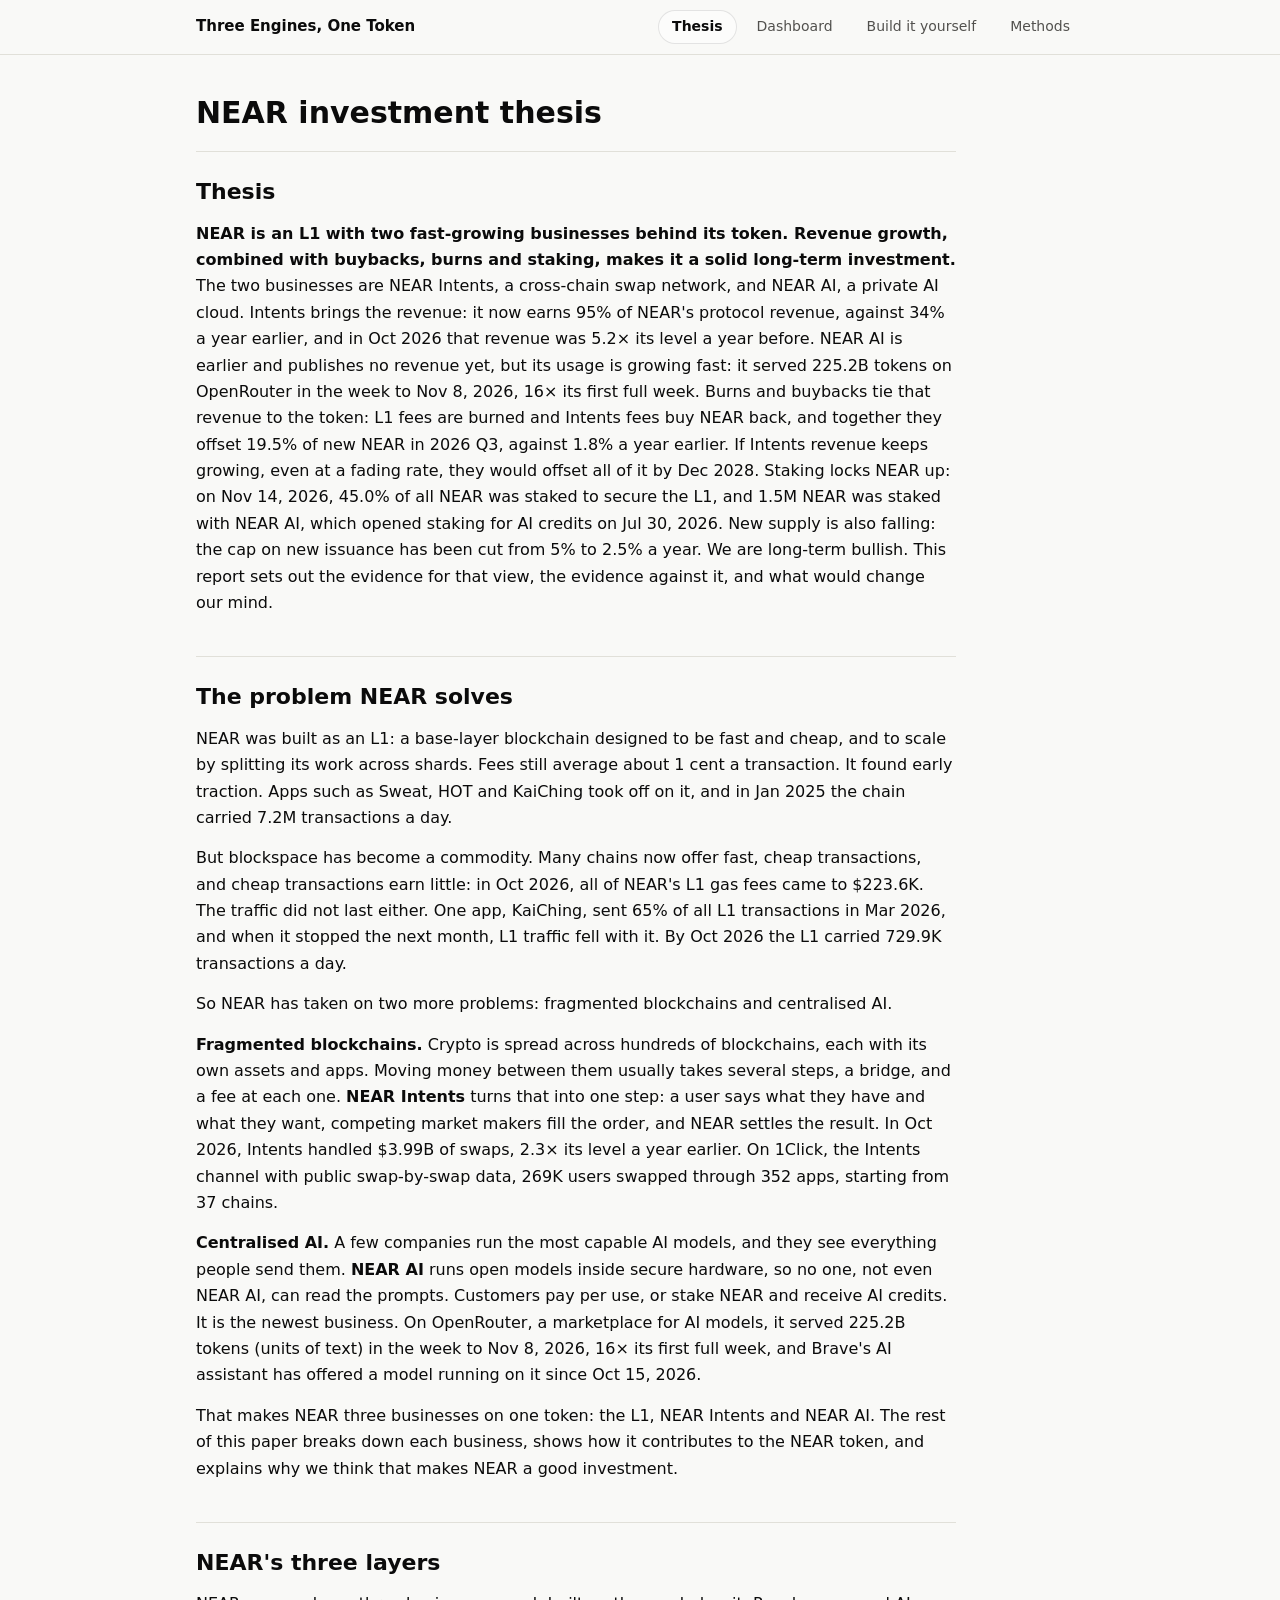
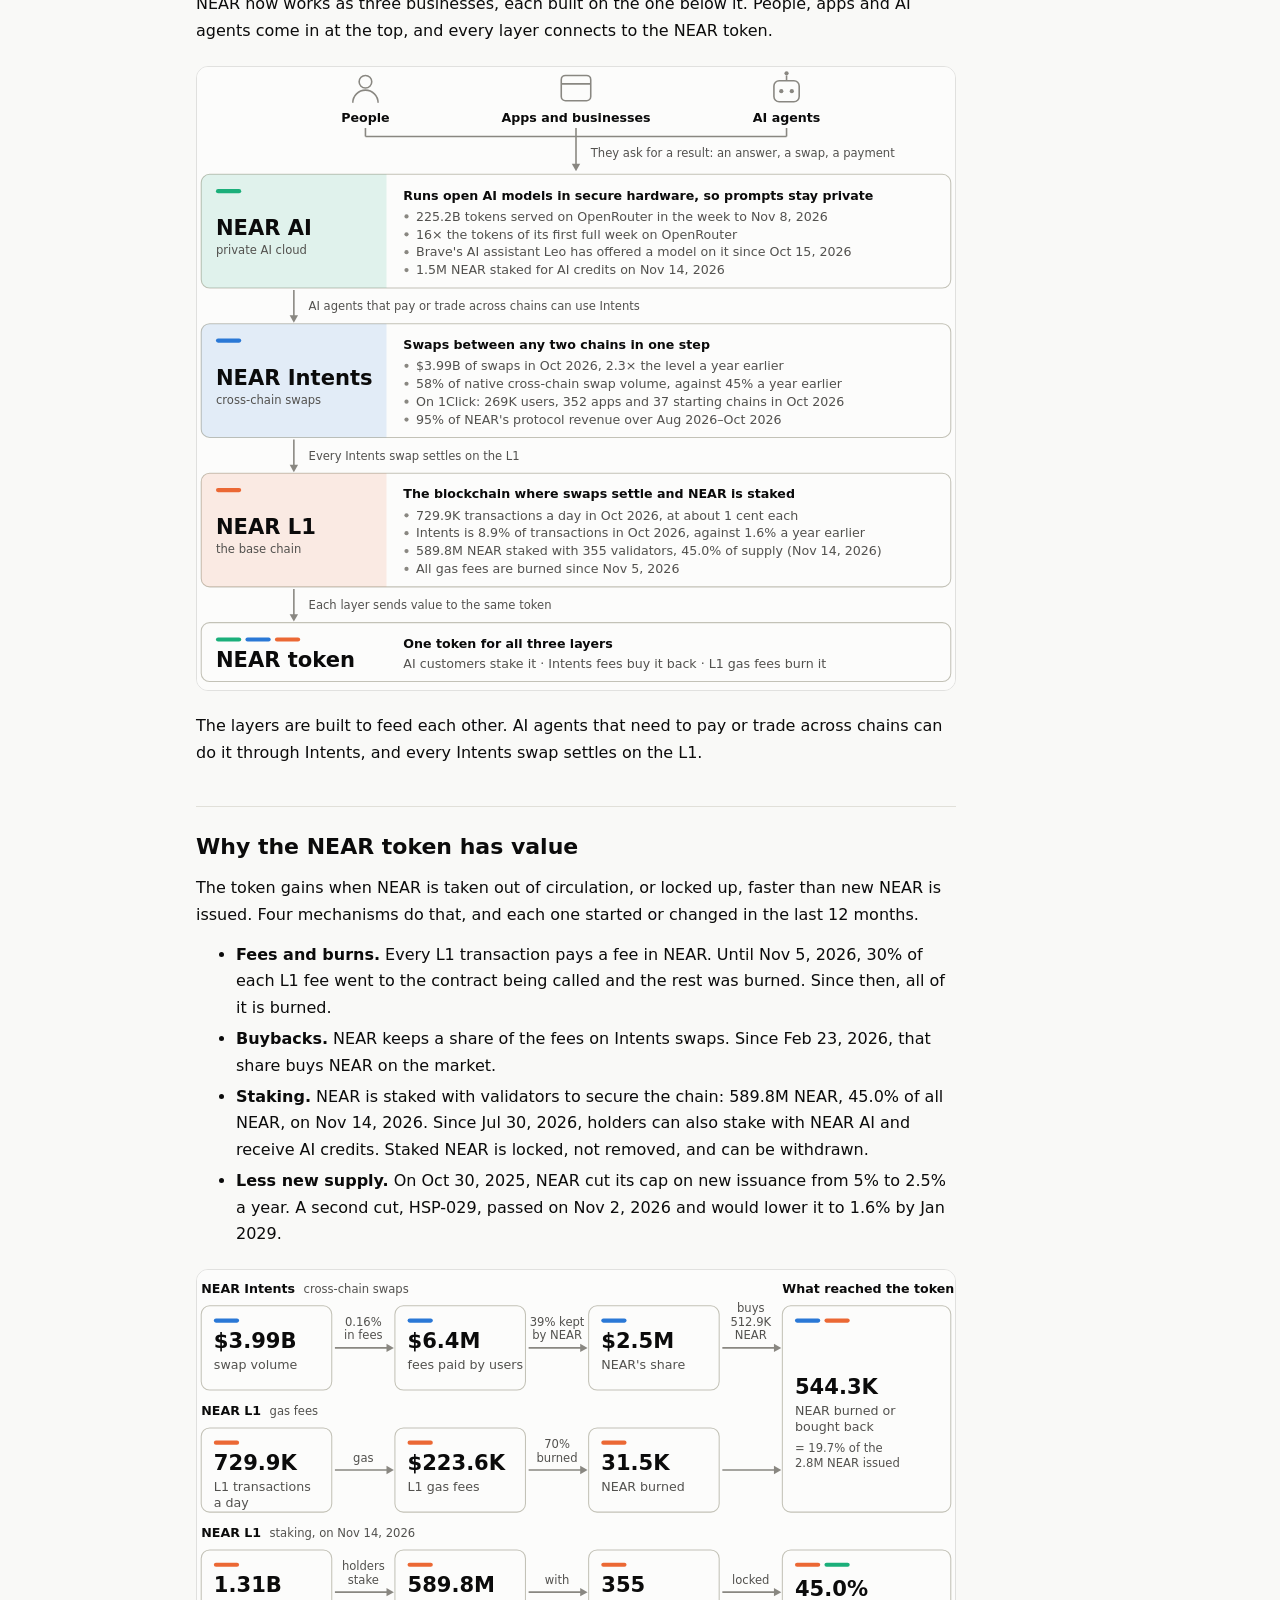
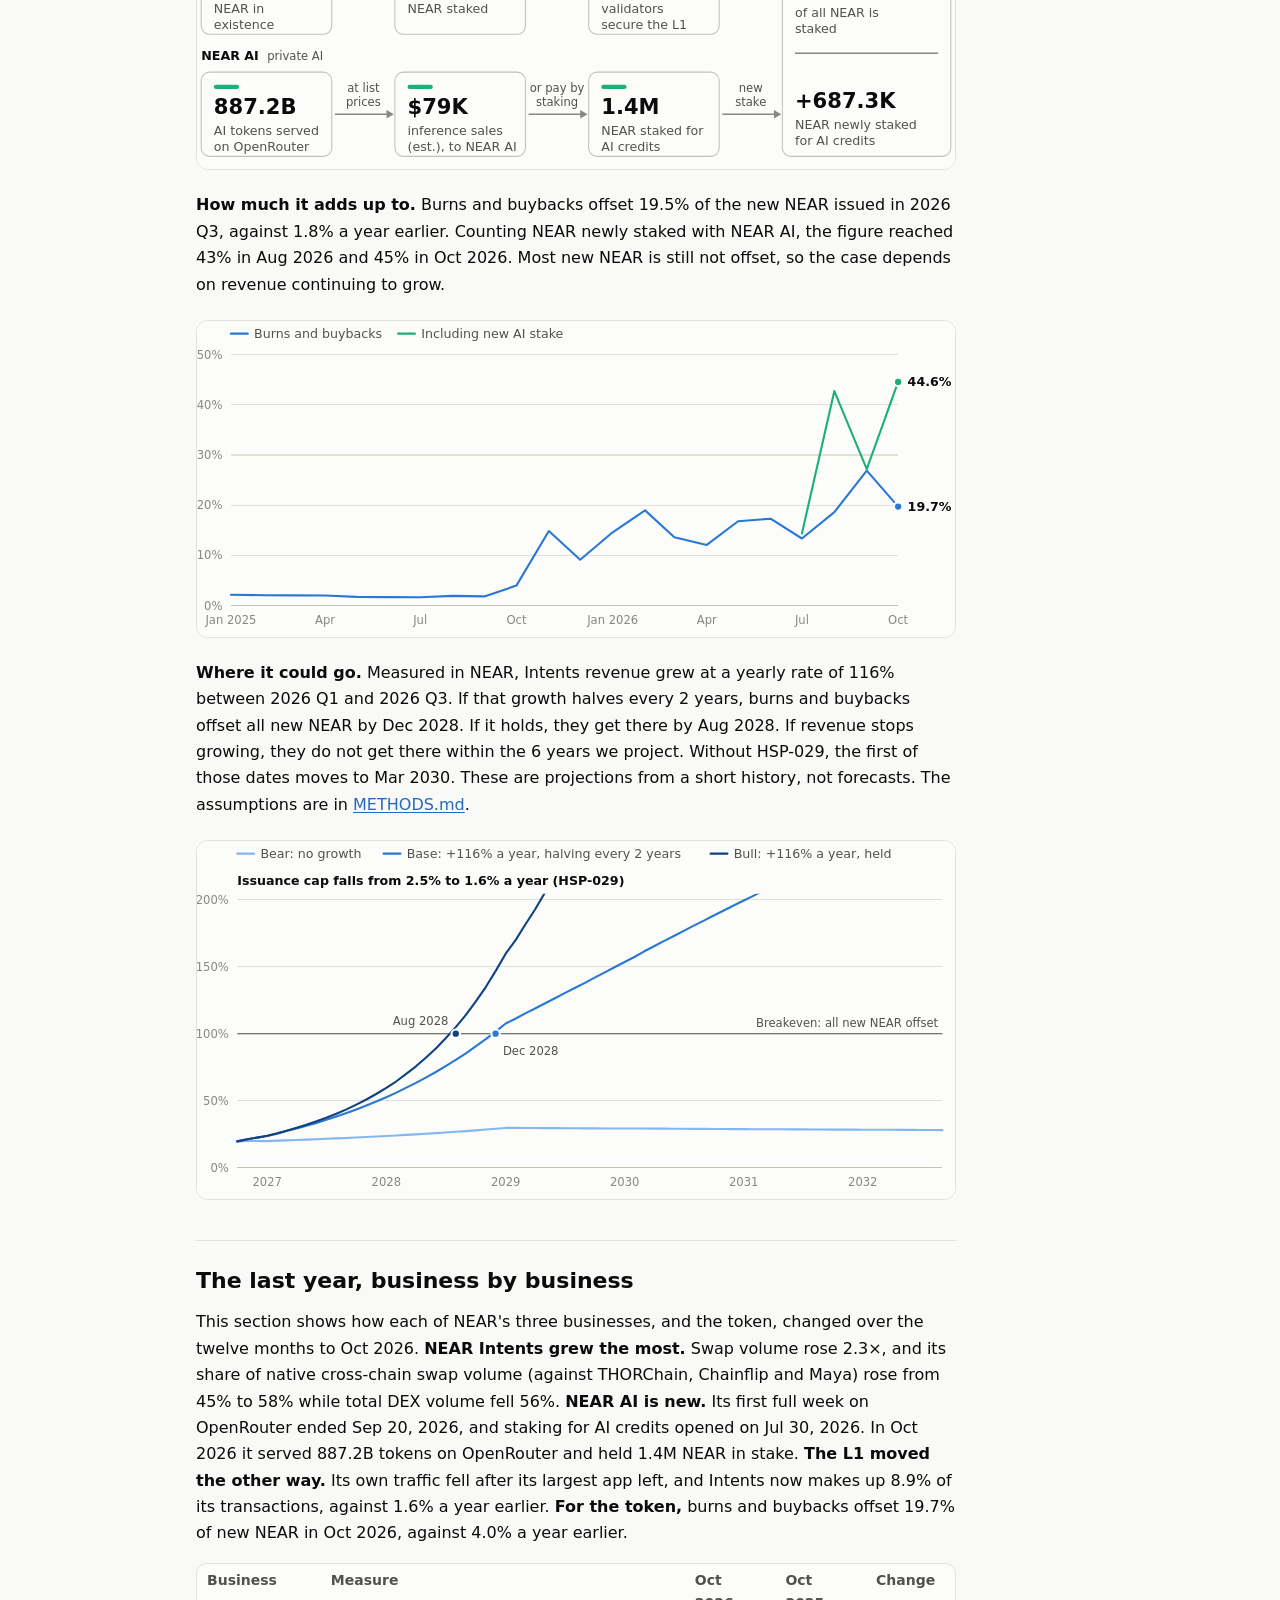
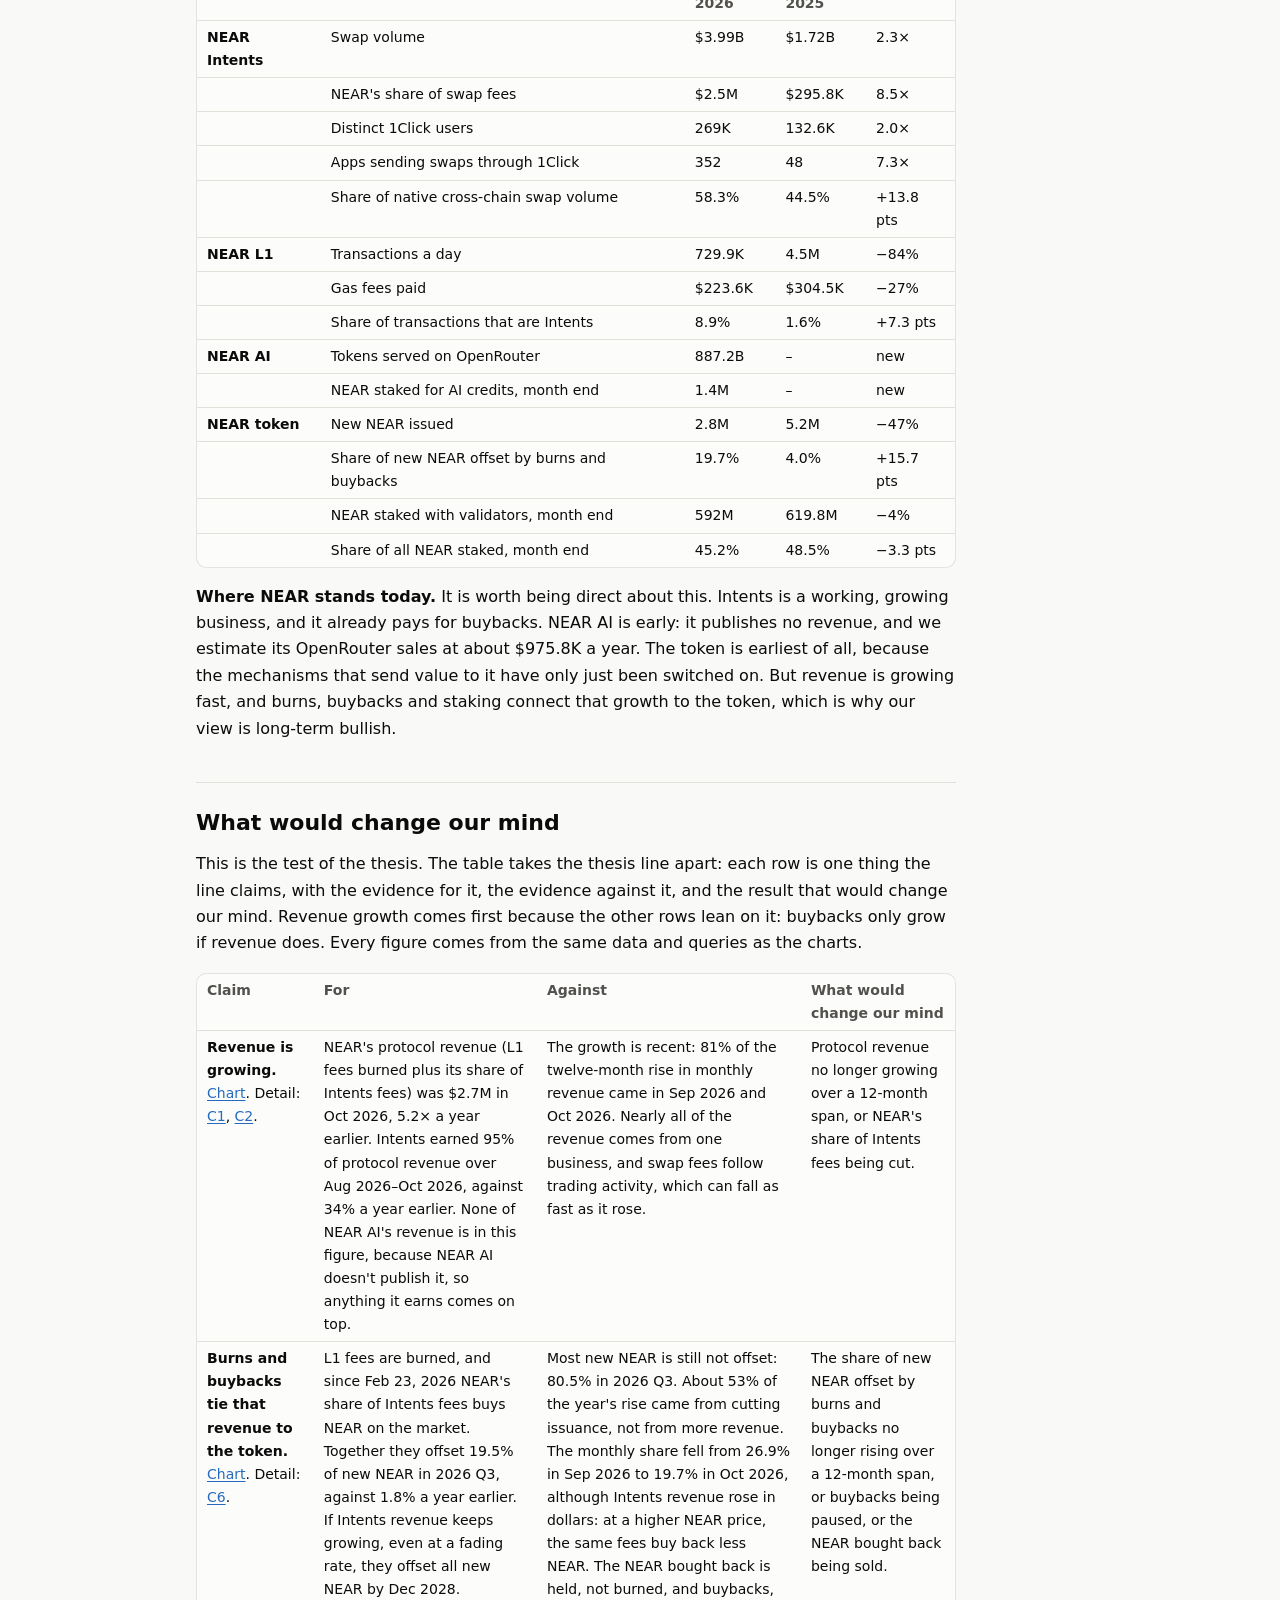
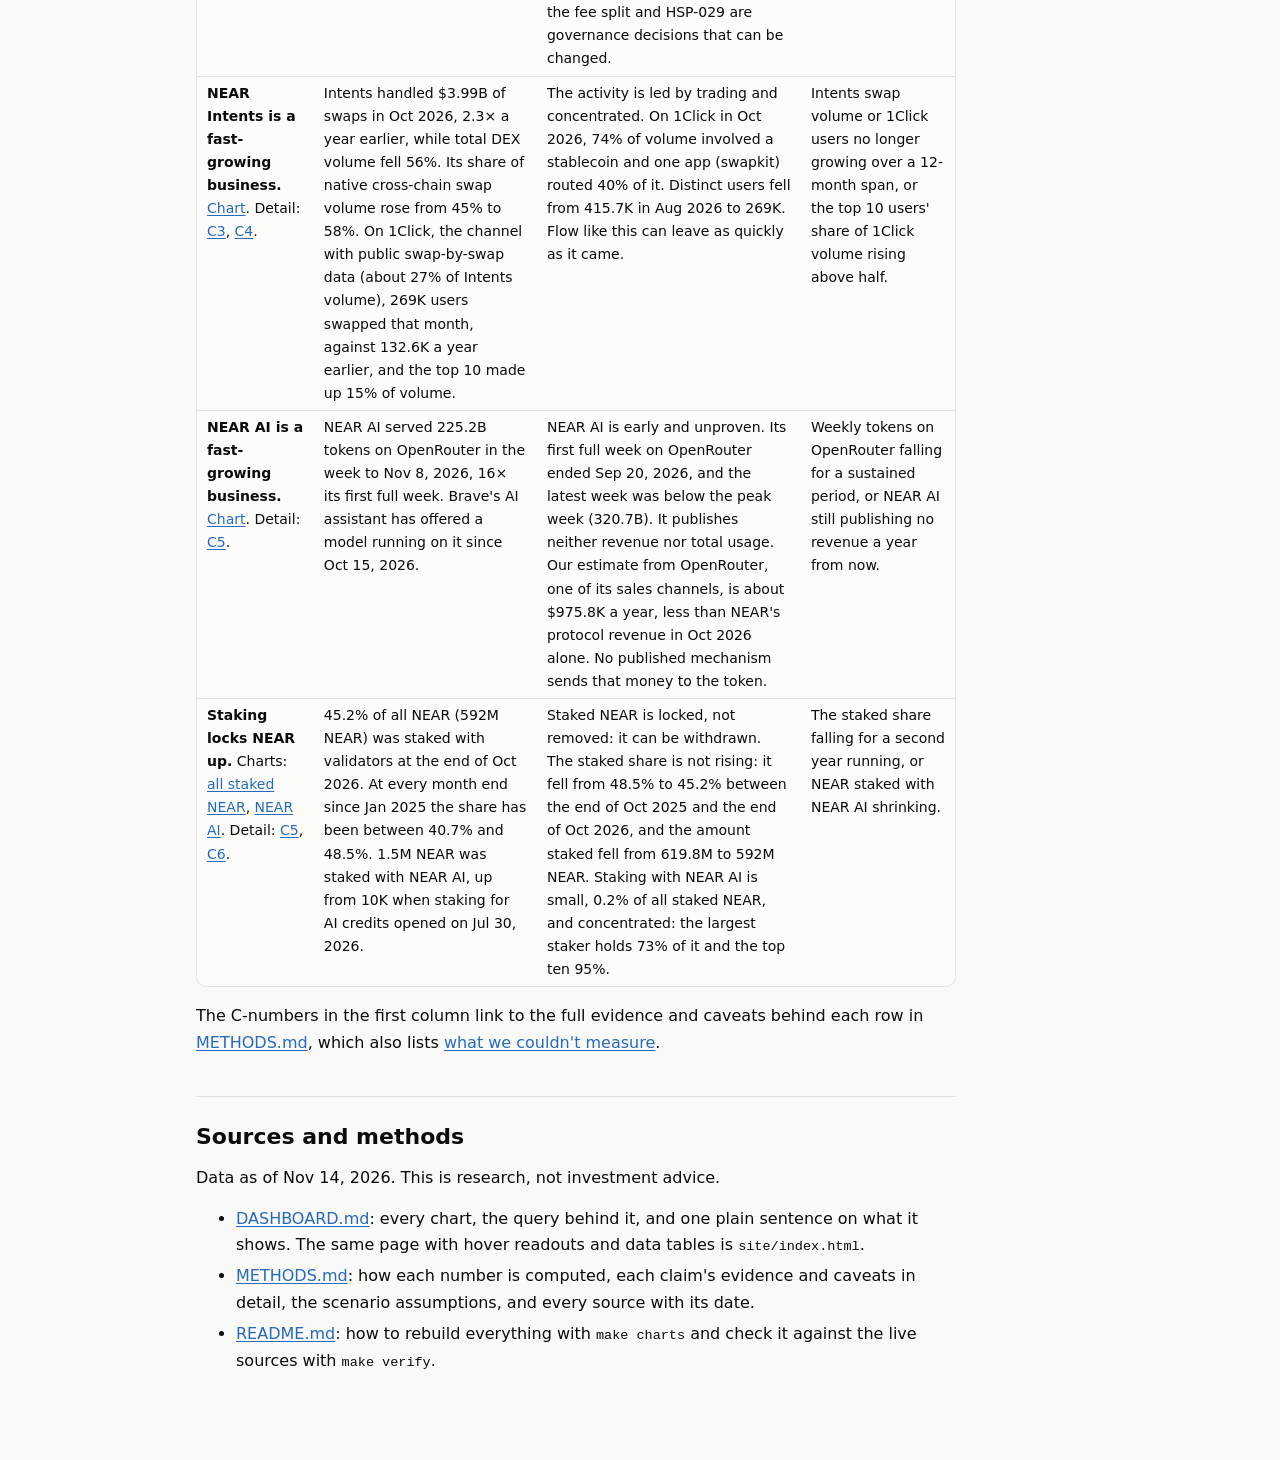
<file: index.html>
<!doctype html>
<html lang="en">
<meta charset="utf-8">
<title>NEAR Investment Thesis</title>
<meta http-equiv="refresh" content="0; url=site/index.html">
<p>The dashboard is at <a href="site/index.html">site/index.html</a>.</p>
</html>
</file>
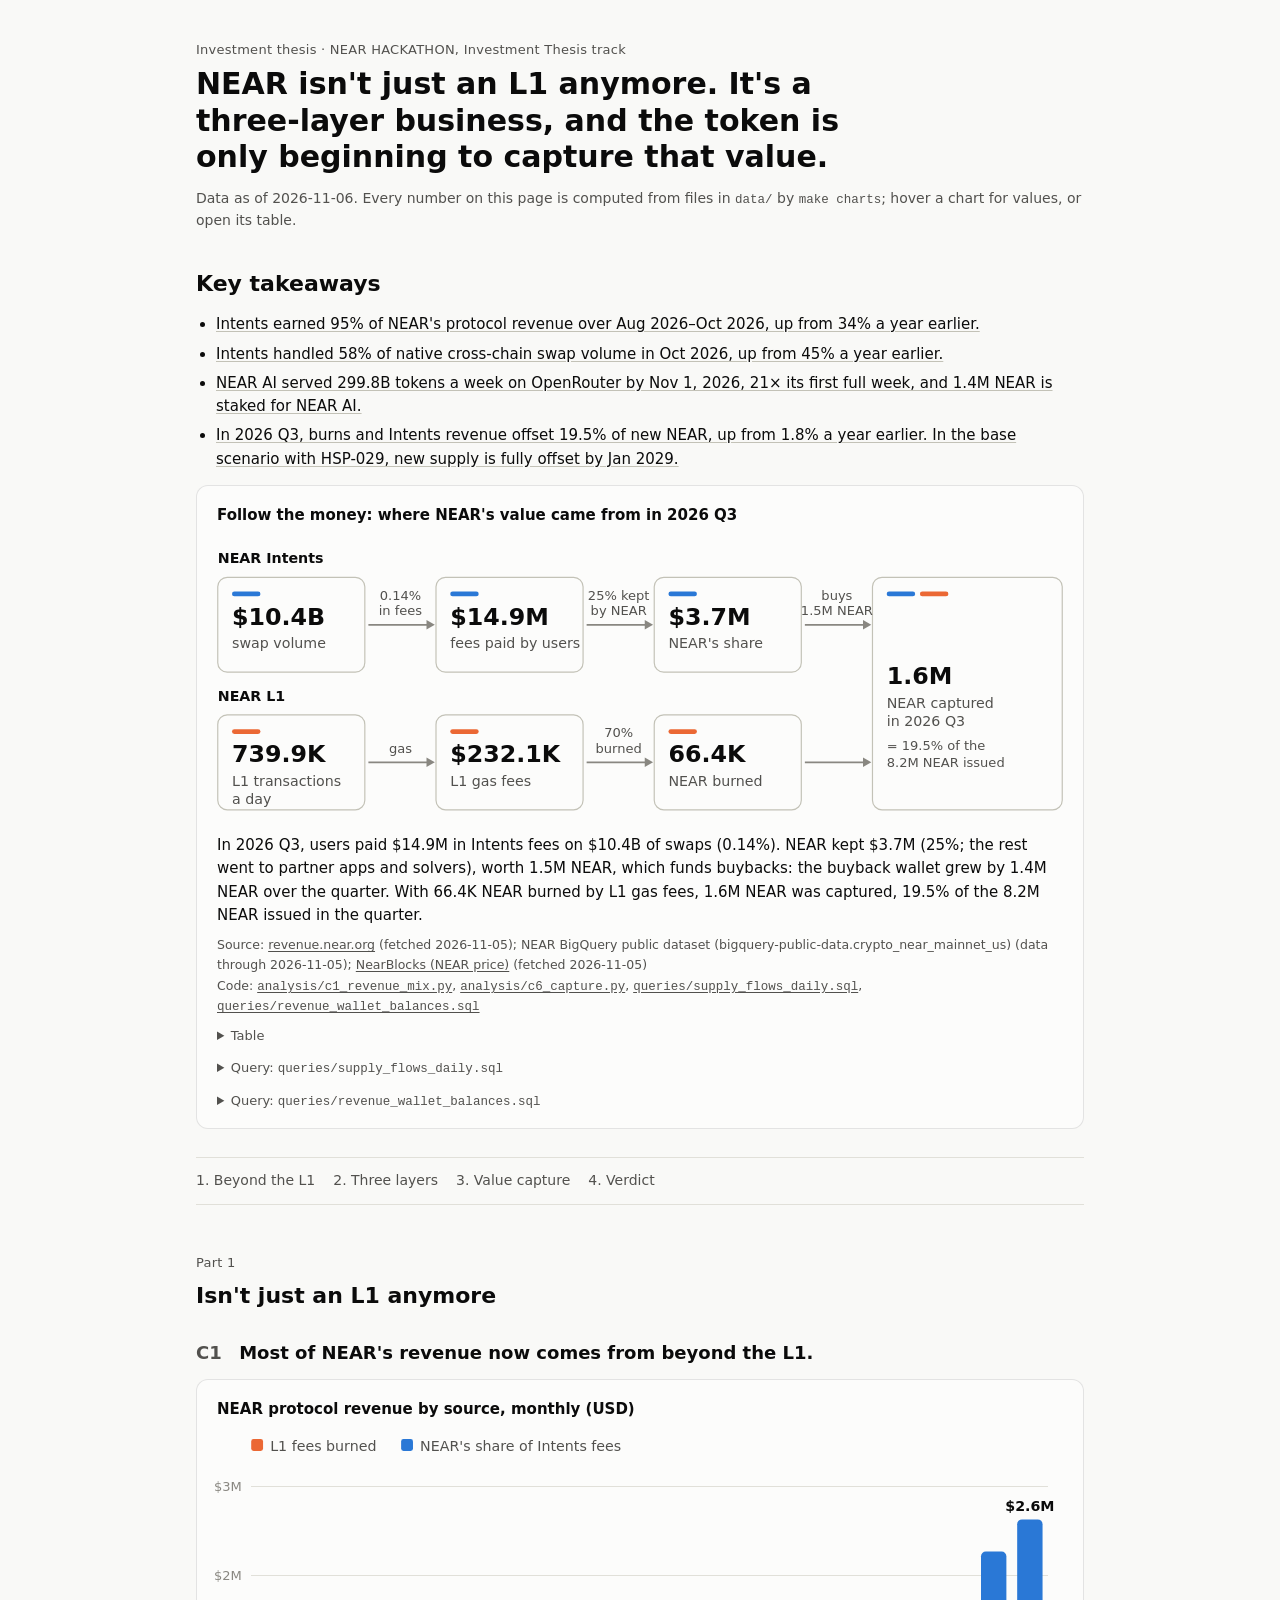
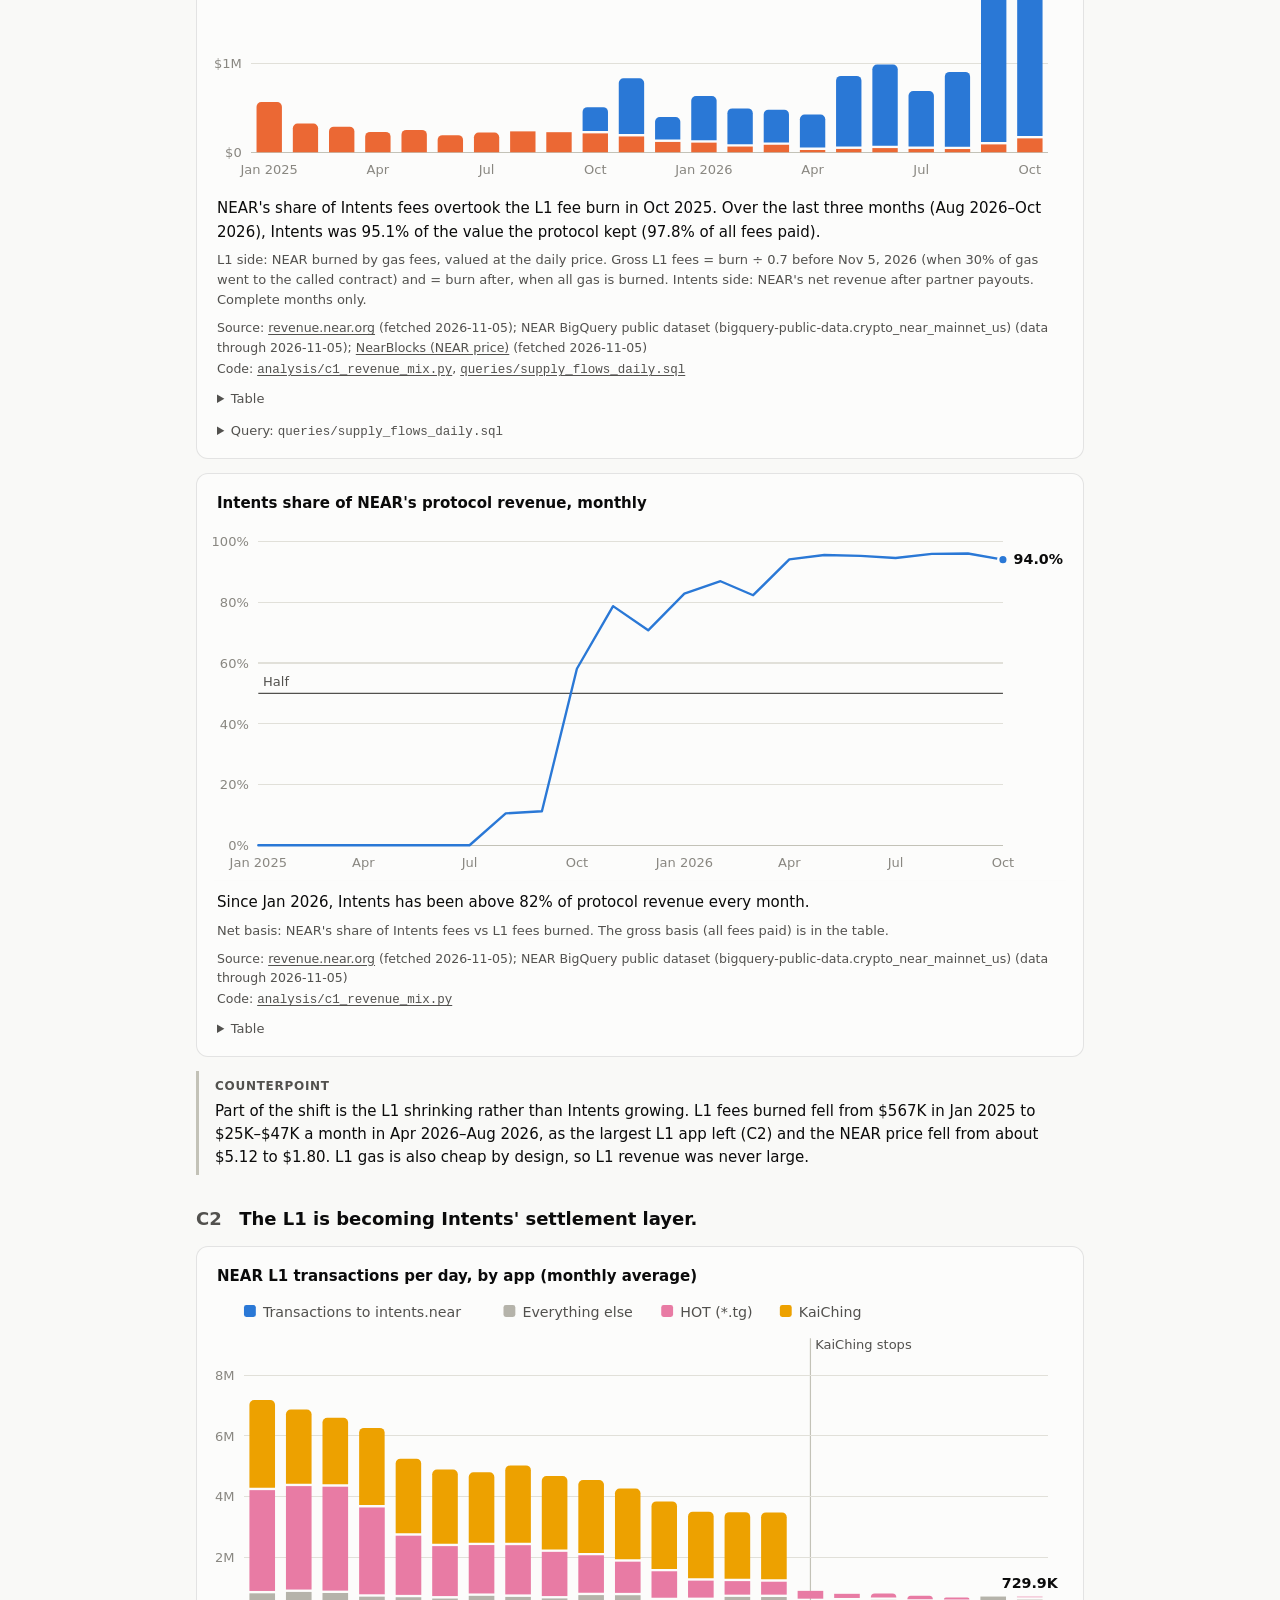
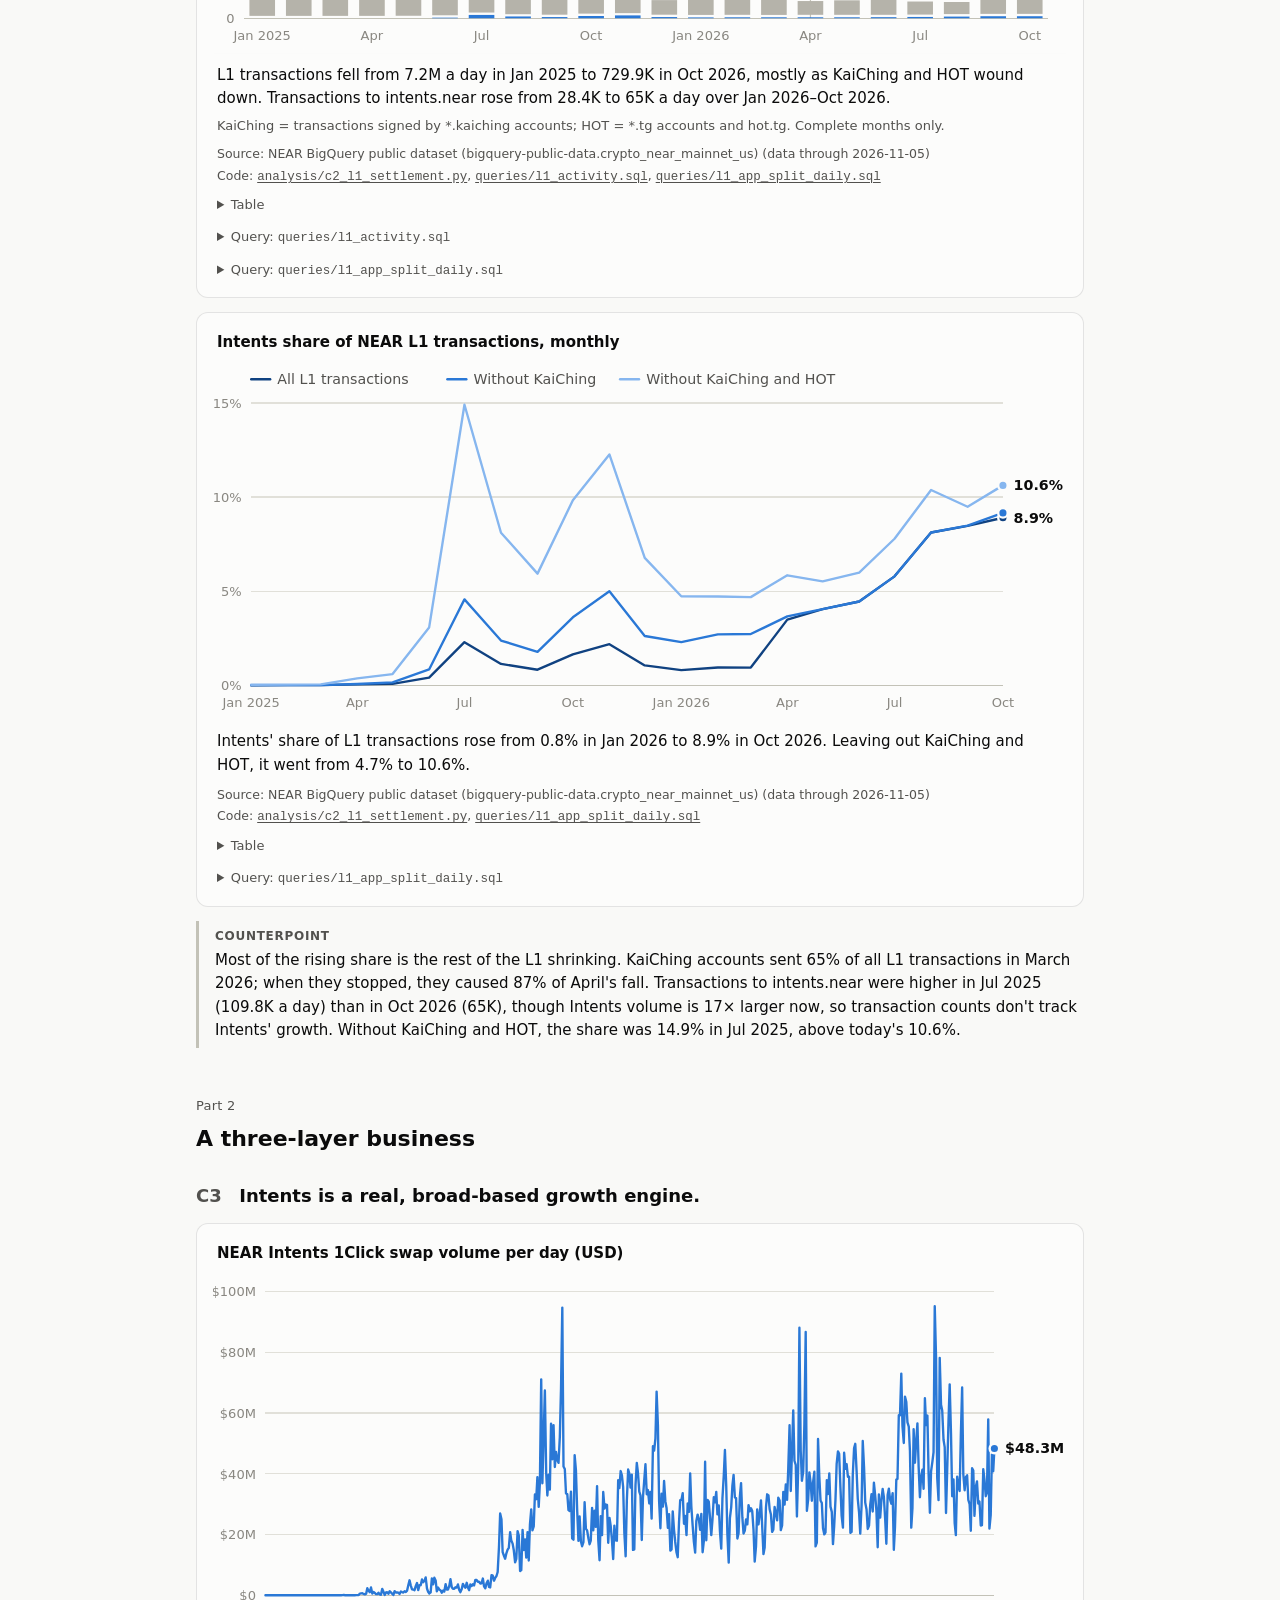
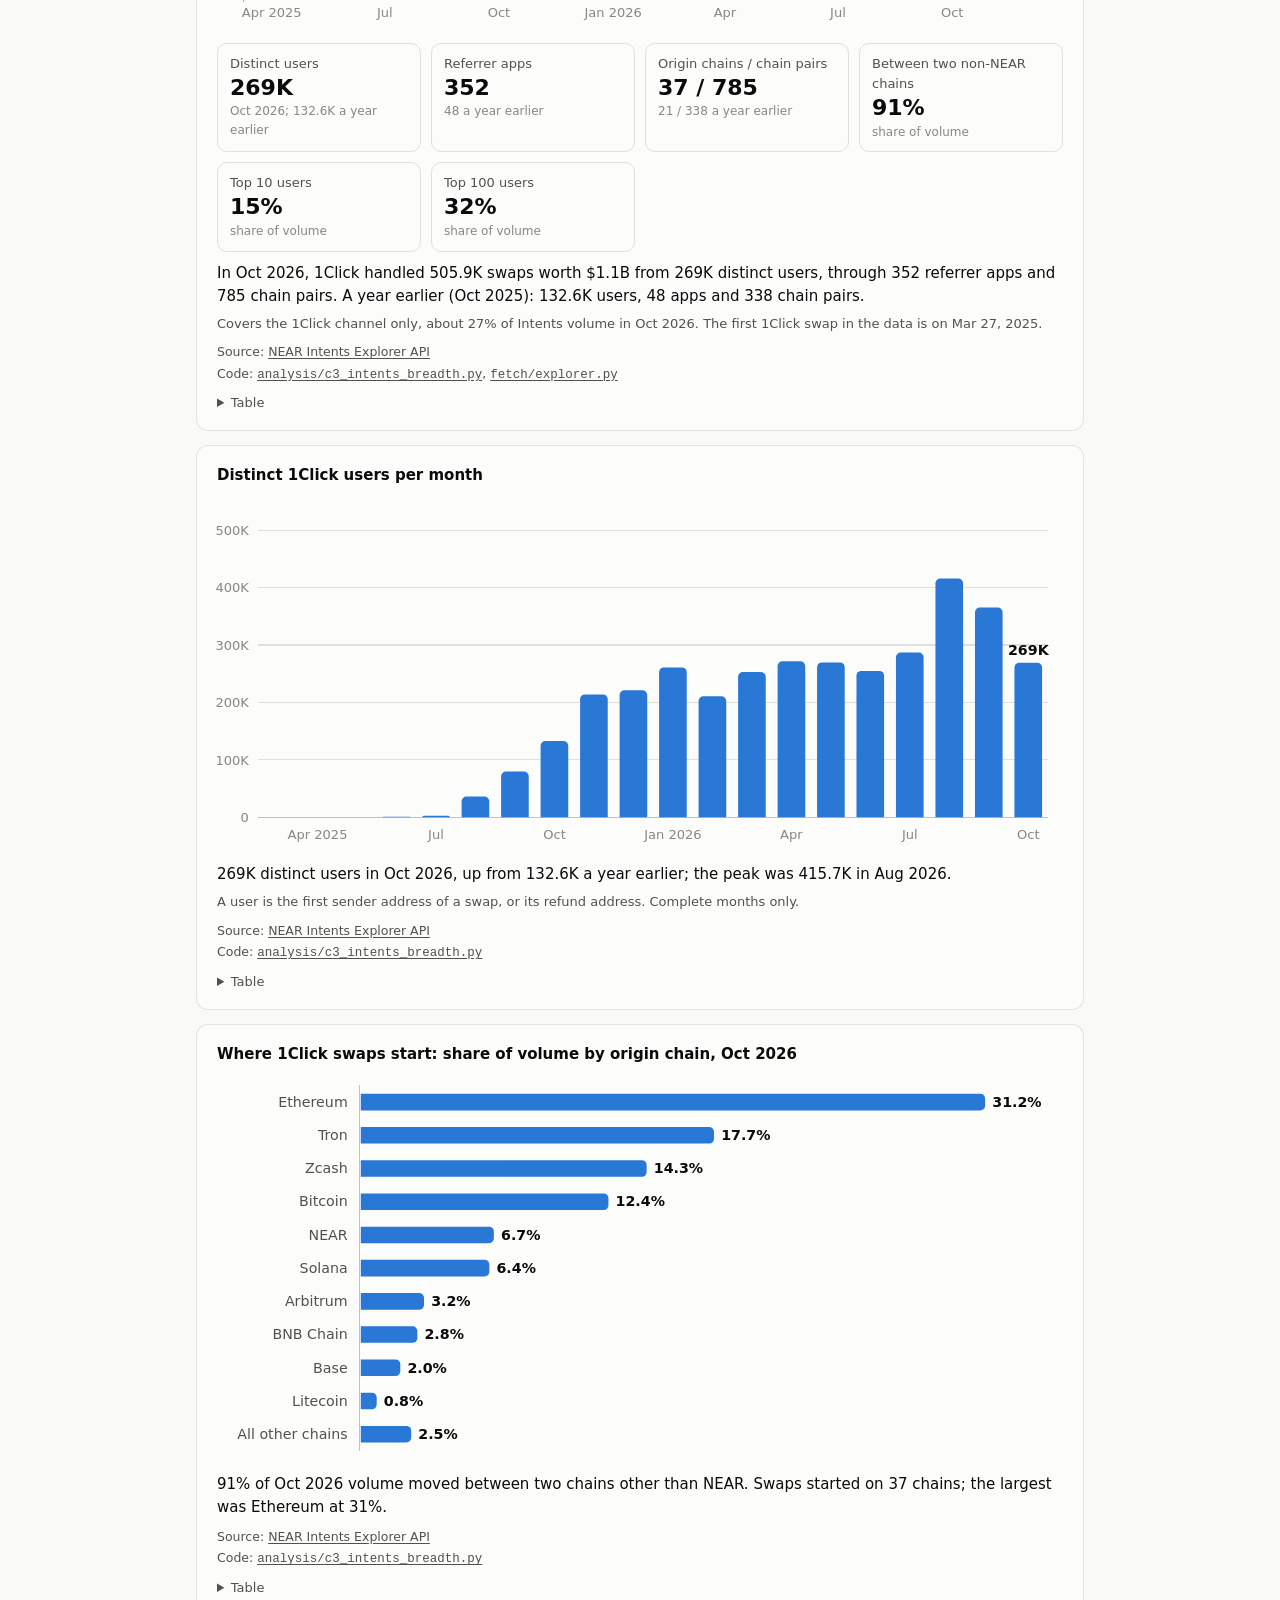
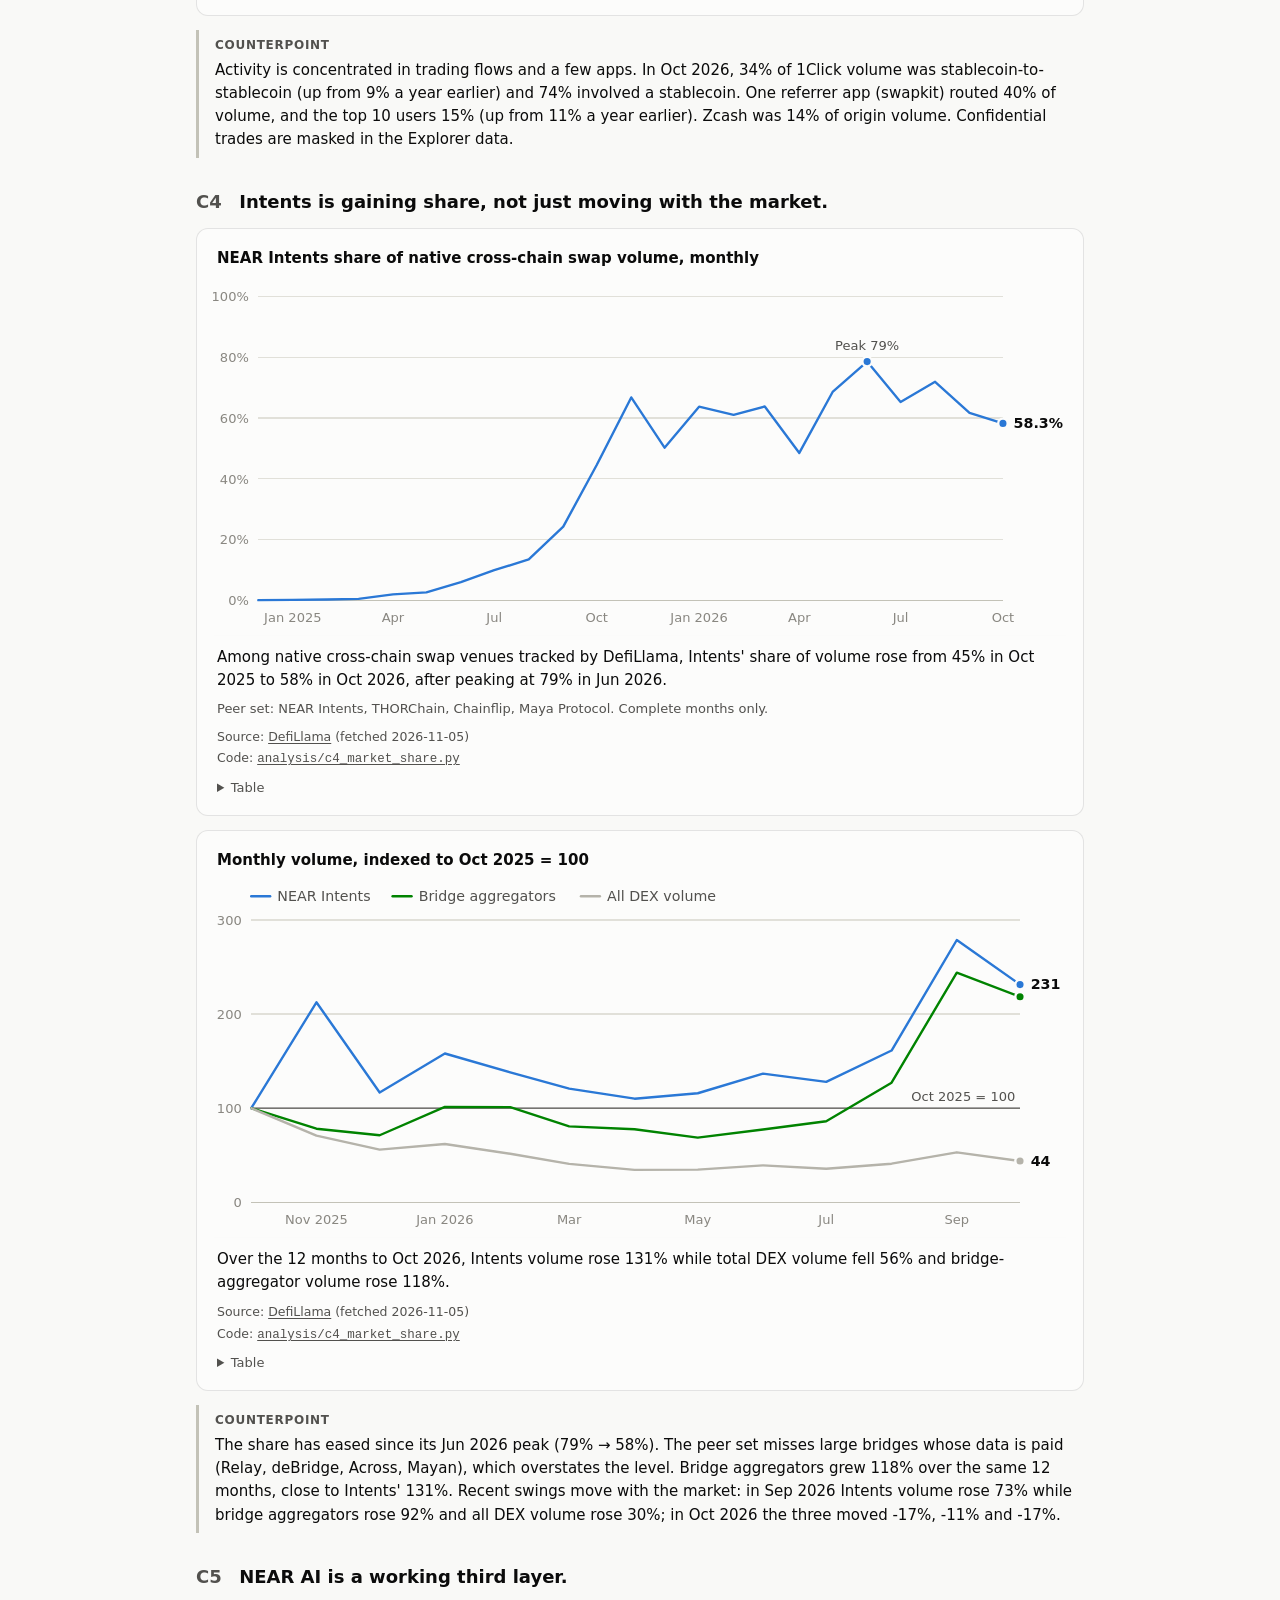
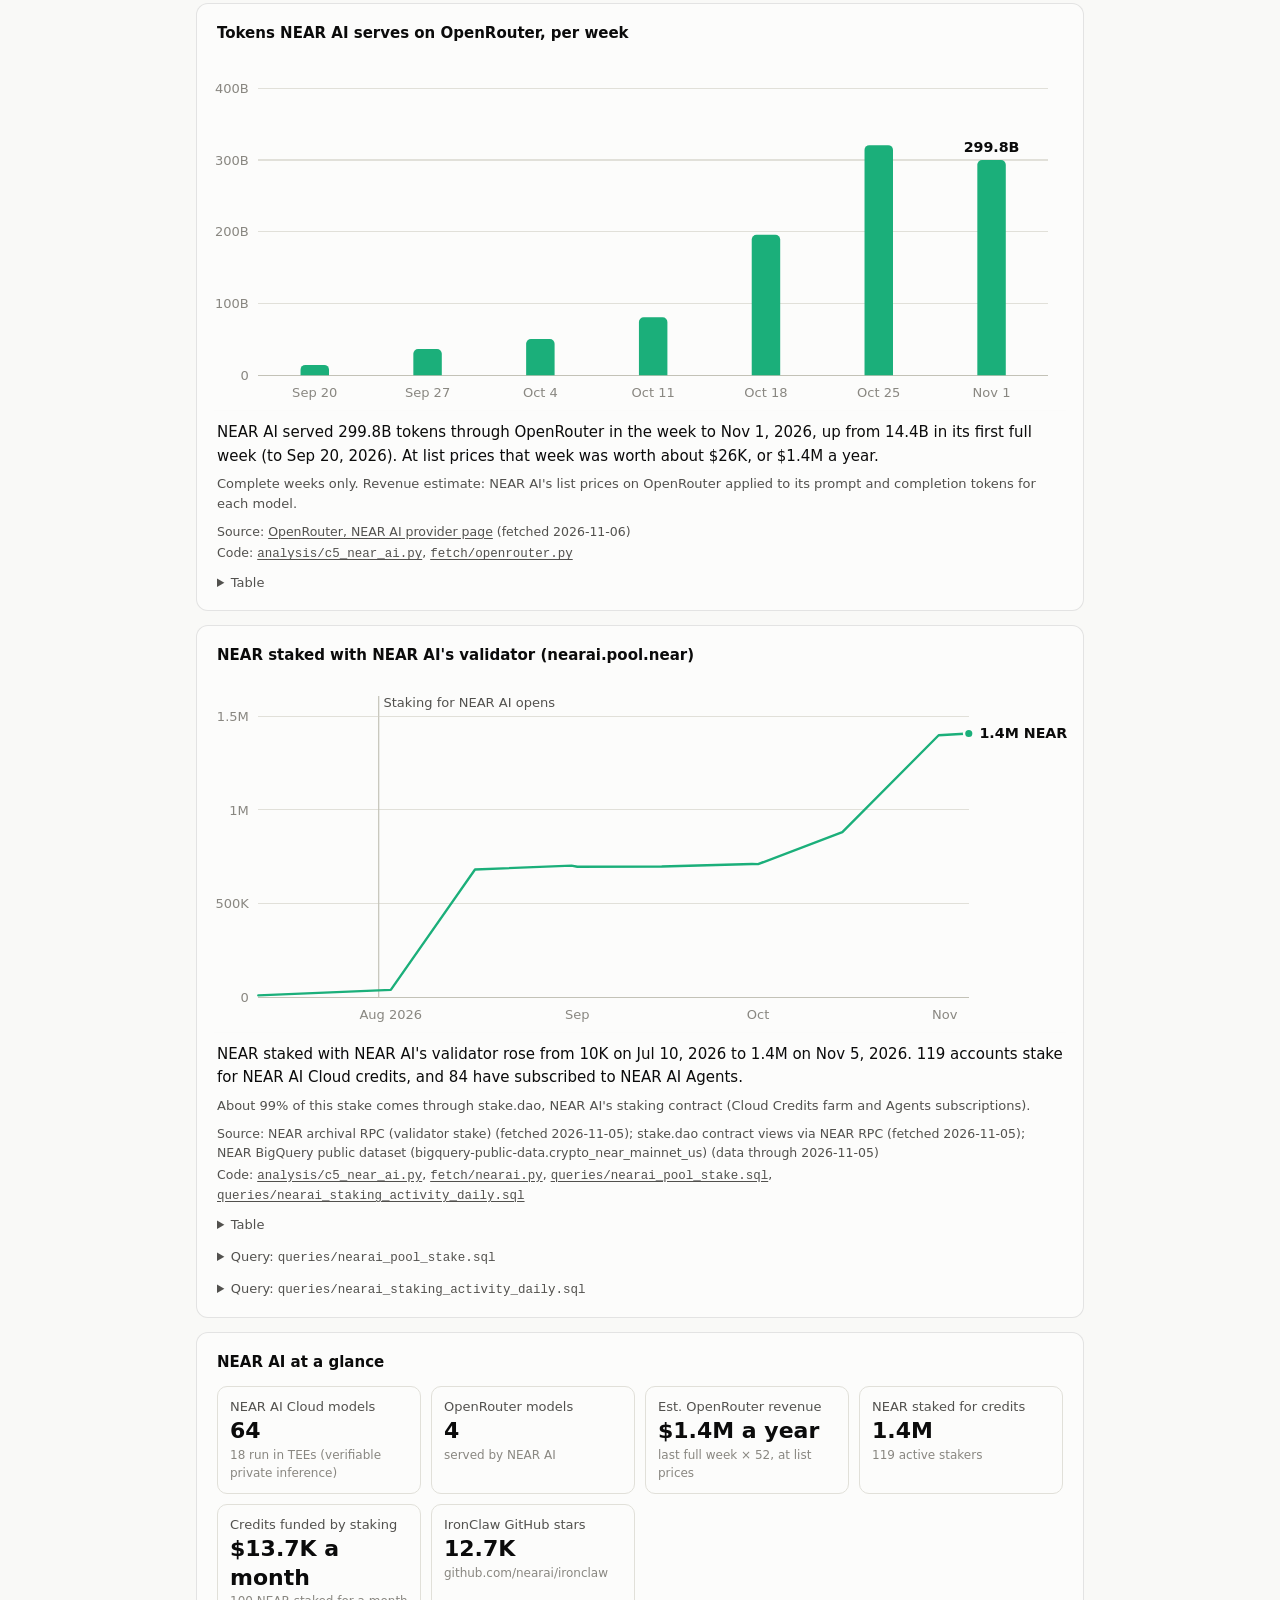
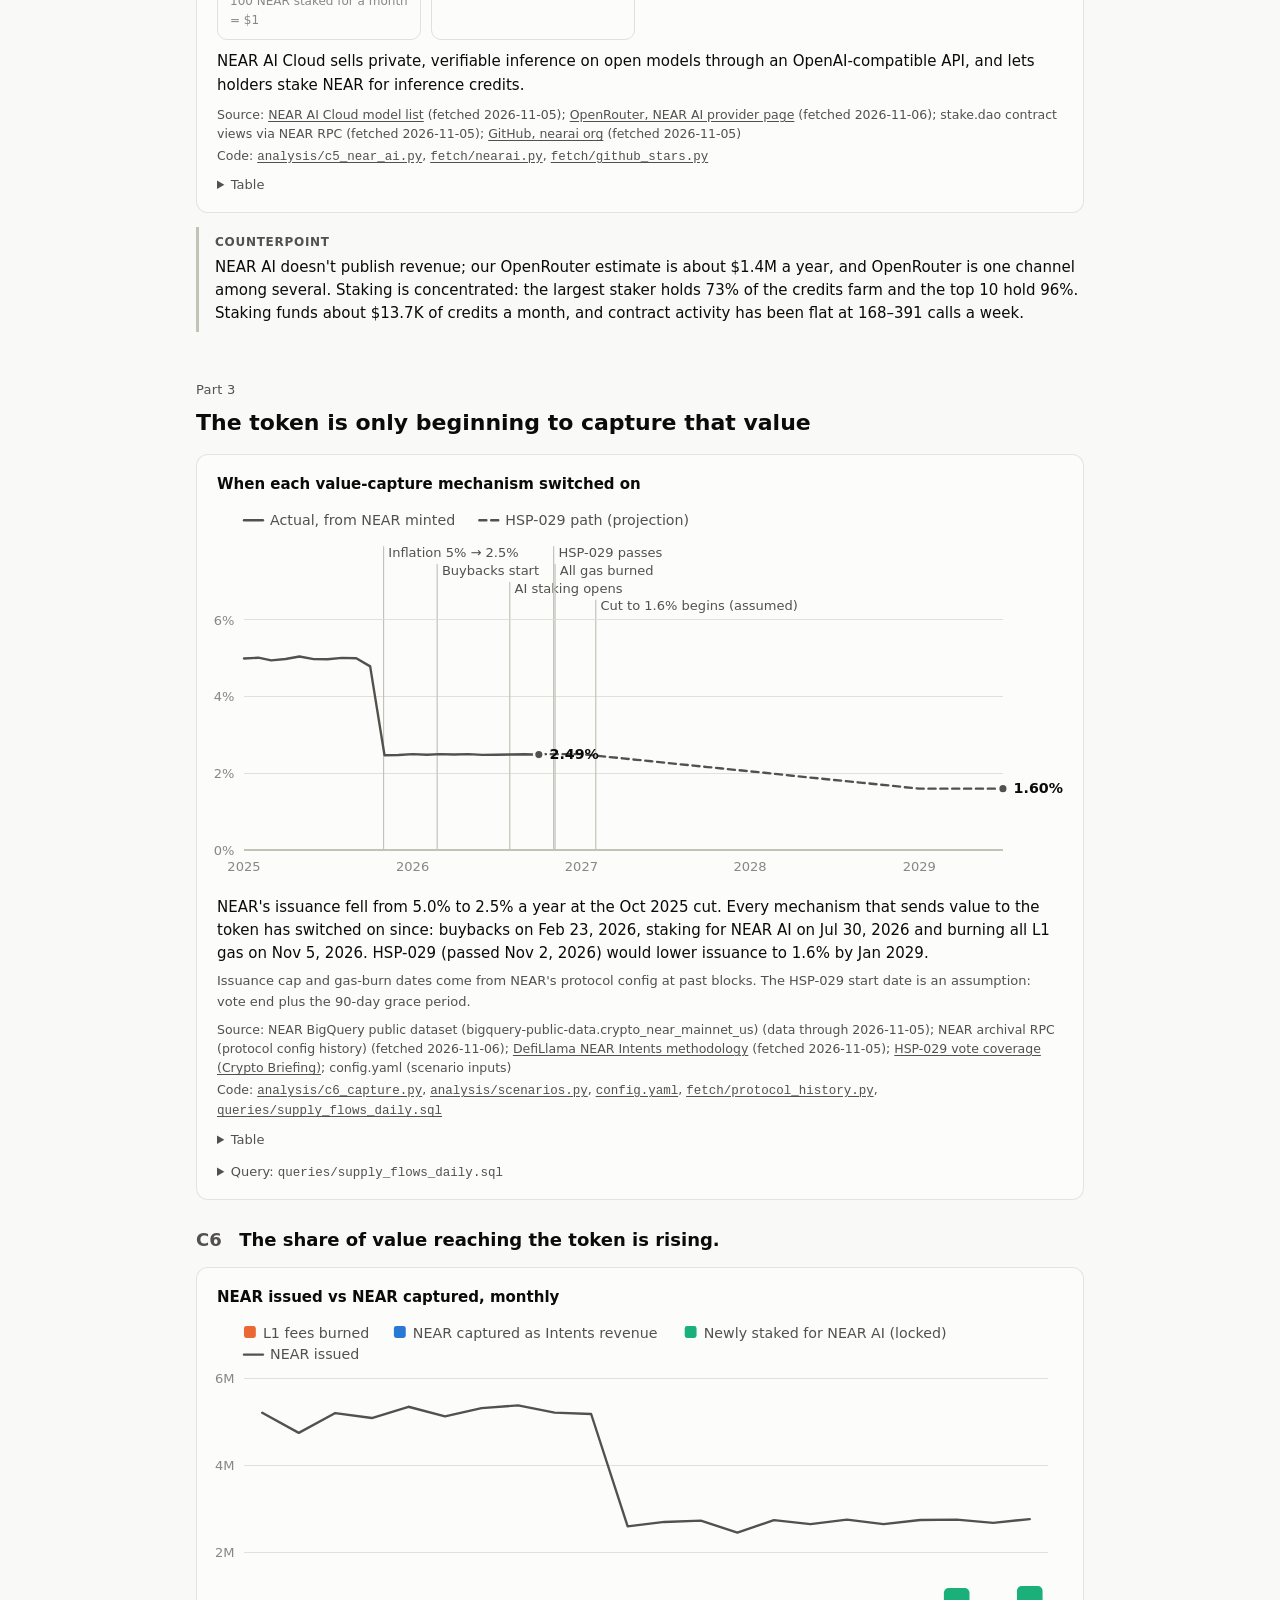
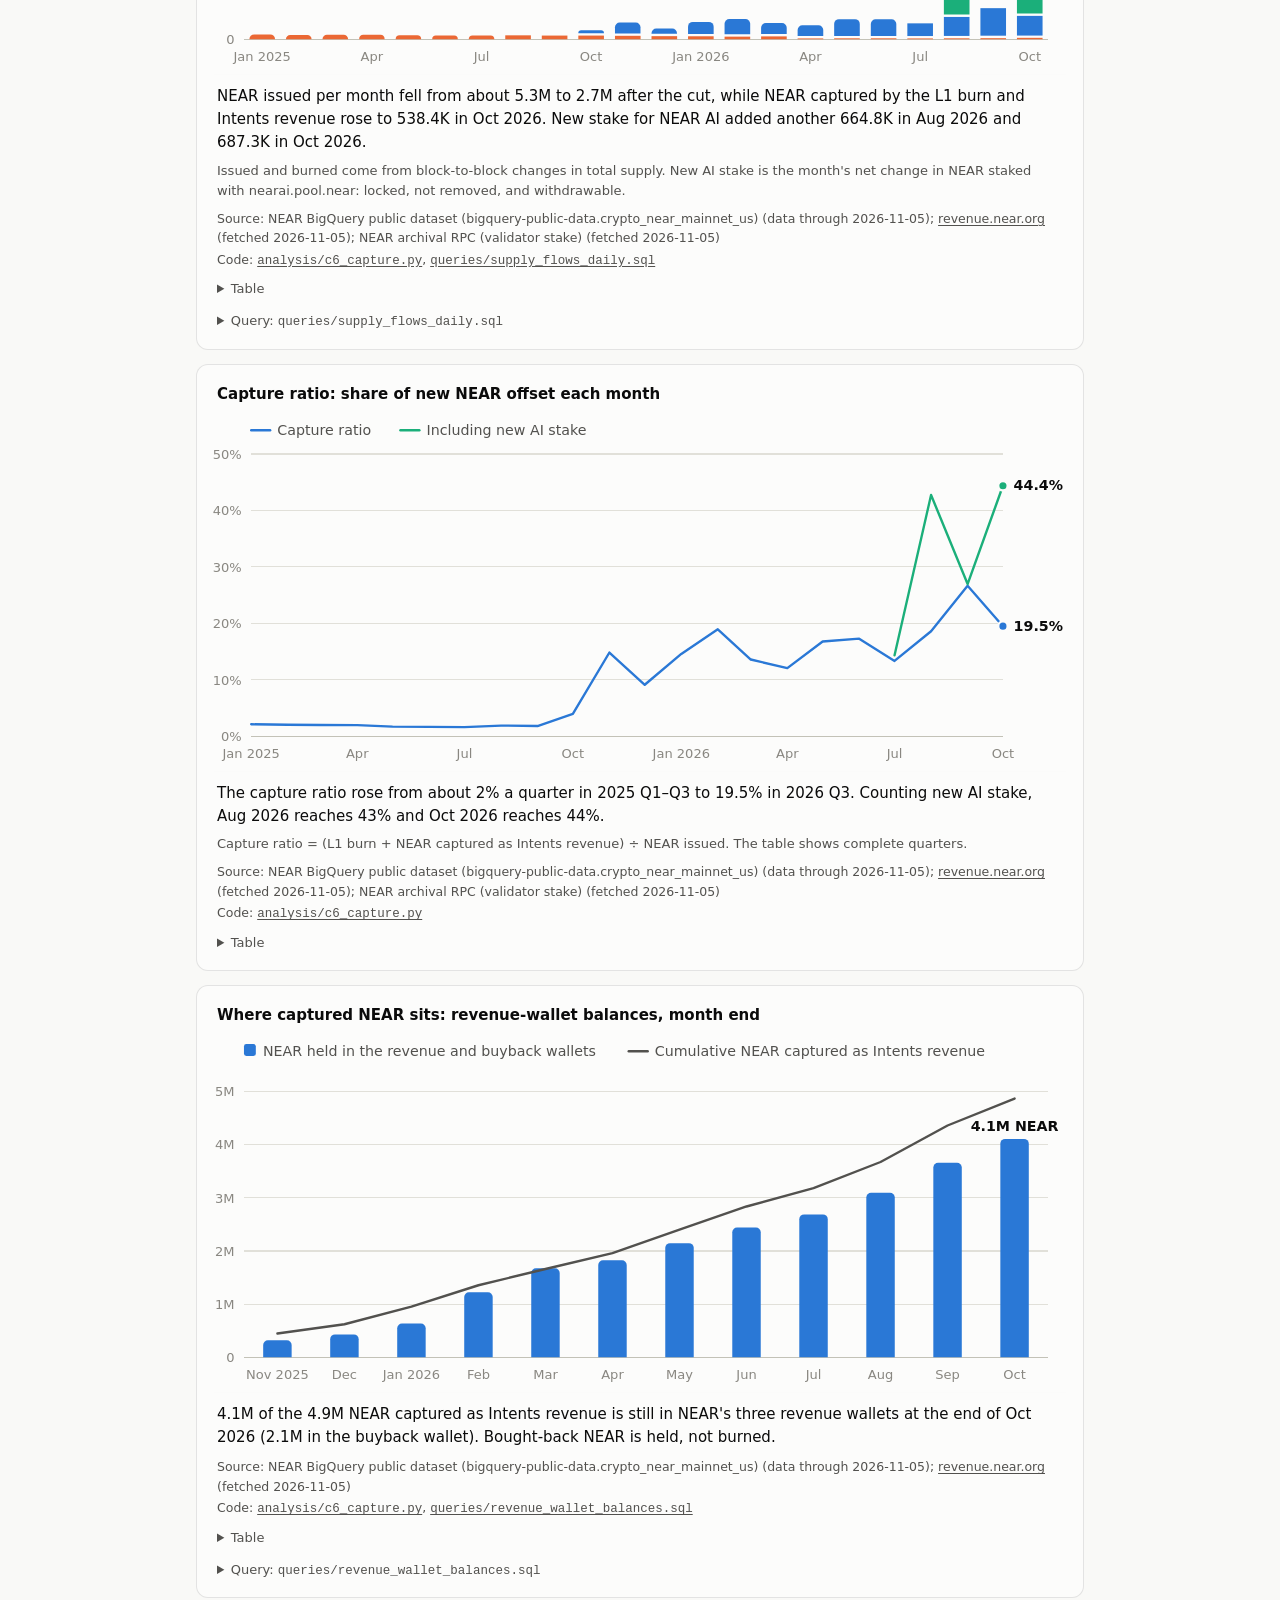
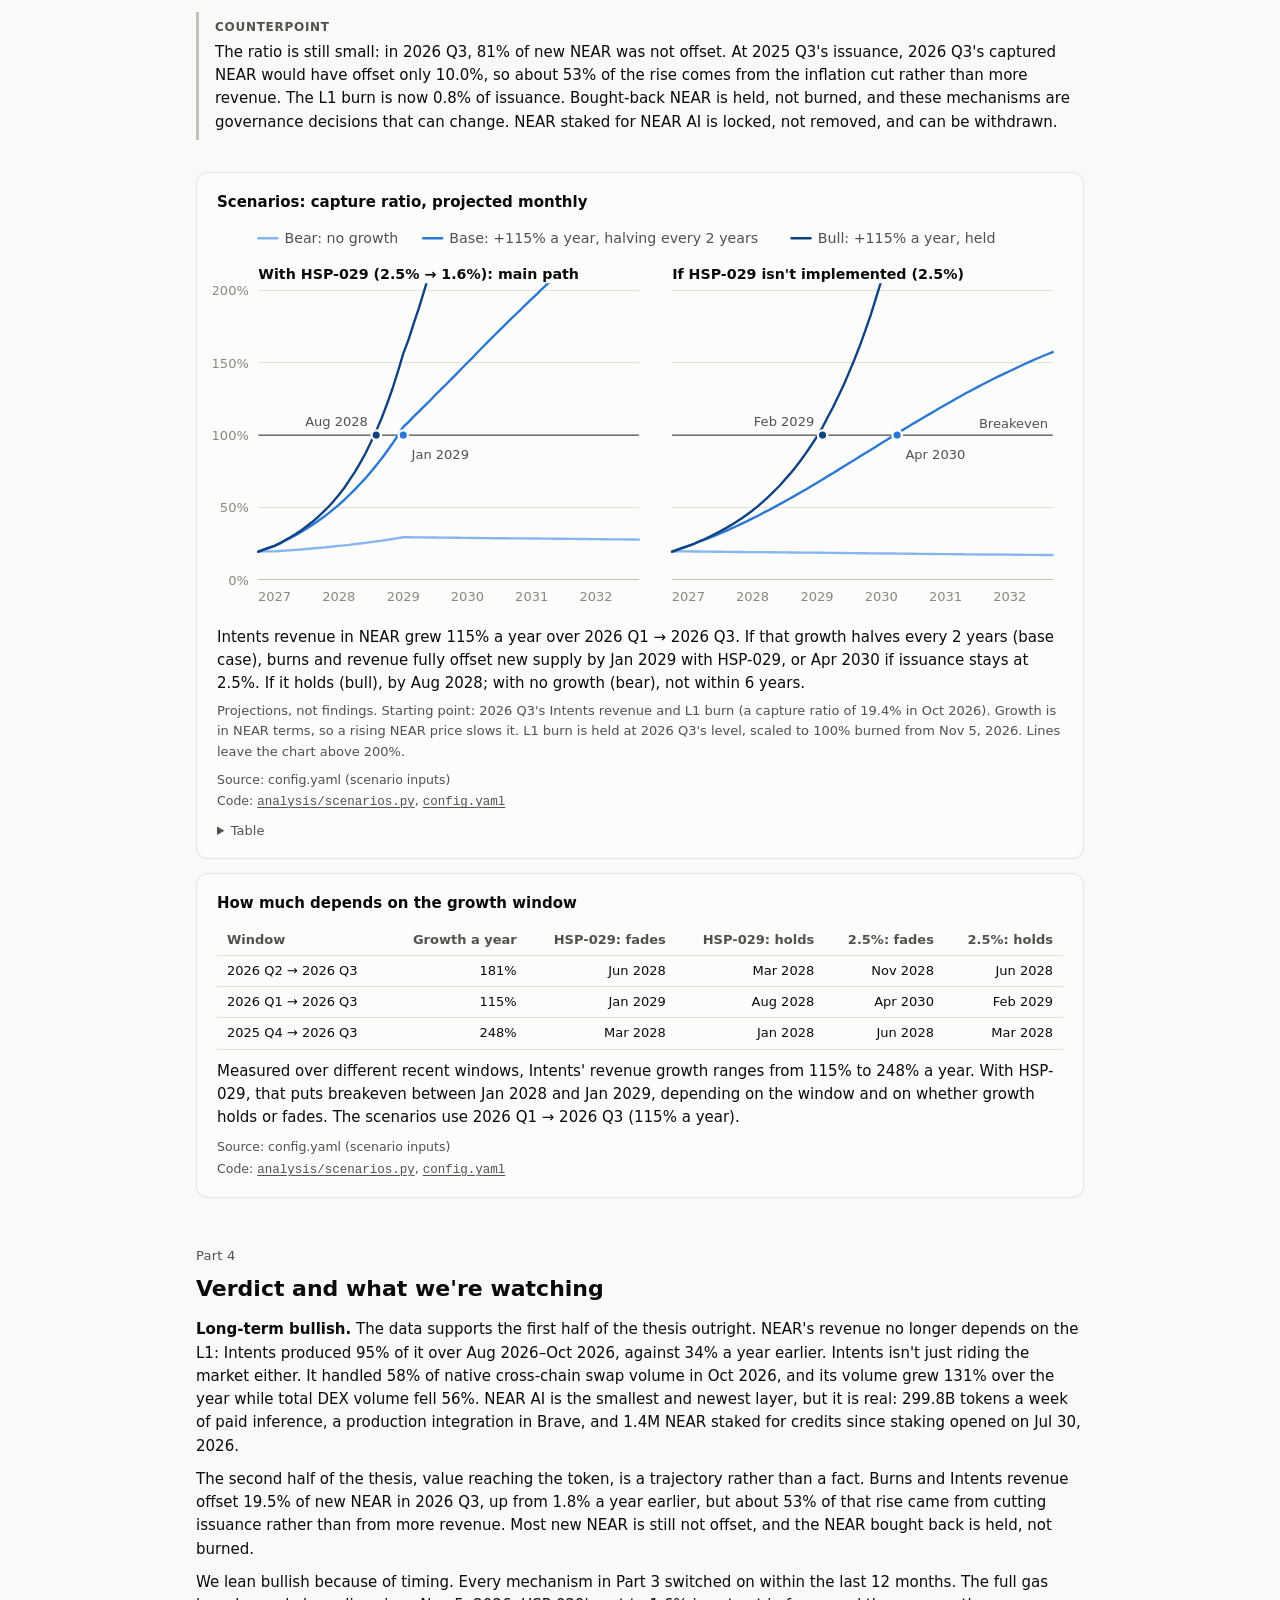
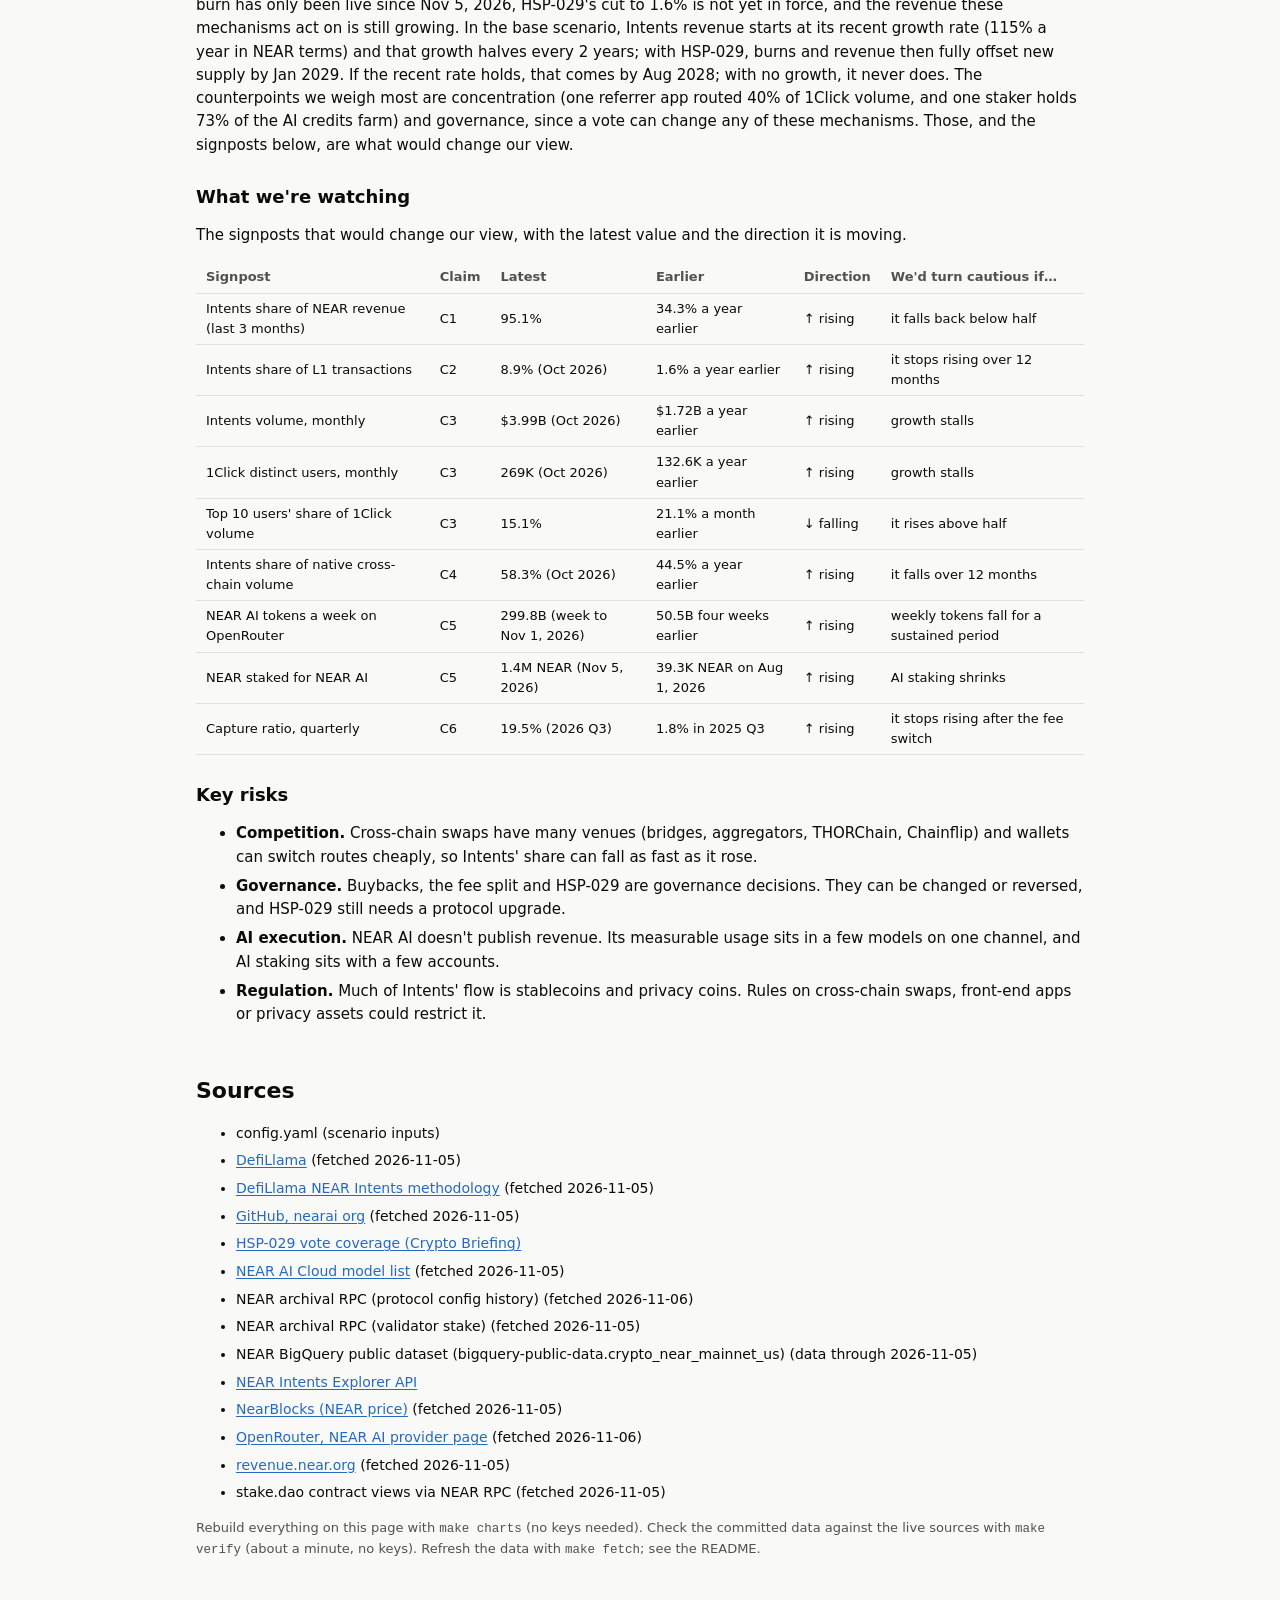
<file: versions/v0/site/index.html>
<!doctype html><html lang="en"><head><meta charset="utf-8"><meta name="viewport" content="width=device-width, initial-scale=1"><title>NEAR Three-Layer Thesis</title><meta name="description" content="Data-backed investment thesis: NEAR as a three-layer business (L1, Intents, NEAR AI)."><link rel="stylesheet" href="style.css"><style>:root{color-scheme:light;--surface:#fcfcfb;--page:#f9f9f7;--text-1:#0b0b0b;--text-2:#52514e;--muted:#898781;--grid:#e1e0d9;--axis:#c3c2b7;--border:rgba(11,11,11,0.10);--wash:rgba(11,11,11,0.05);--link:#256abf;--c-intents:#2a78d6;--c-l1:#eb6834;--c-ai:#1baf7a;--c-kaiching:#eda100;--c-hot:#e87ba4;--c-agg:#008300;--c-rest:#b5b3aa;--c-ink:#52514e;--c-o1:#86b6ef;--c-o2:#2a78d6;--c-o3:#104281}@media (prefers-color-scheme: dark){:root:not([data-theme="light"]){color-scheme:dark;--surface:#1a1a19;--page:#0d0d0d;--text-1:#f0efec;--text-2:#c3c2b7;--muted:#898781;--grid:#2c2c2a;--axis:#383835;--border:rgba(255,255,255,0.10);--wash:rgba(255,255,255,0.07);--link:#86b6ef;--c-intents:#3987e5;--c-l1:#d95926;--c-ai:#199e70;--c-kaiching:#c98500;--c-hot:#d55181;--c-agg:#008300;--c-rest:#5f5e59;--c-ink:#c3c2b7;--c-o1:#184f95;--c-o2:#3987e5;--c-o3:#9ec5f4}}:root[data-theme="dark"]{color-scheme:dark;--surface:#1a1a19;--page:#0d0d0d;--text-1:#f0efec;--text-2:#c3c2b7;--muted:#898781;--grid:#2c2c2a;--axis:#383835;--border:rgba(255,255,255,0.10);--wash:rgba(255,255,255,0.07);--link:#86b6ef;--c-intents:#3987e5;--c-l1:#d95926;--c-ai:#199e70;--c-kaiching:#c98500;--c-hot:#d55181;--c-agg:#008300;--c-rest:#5f5e59;--c-ink:#c3c2b7;--c-o1:#184f95;--c-o2:#3987e5;--c-o3:#9ec5f4}.c-bg{fill:var(--surface)}.c-grid{stroke:var(--grid);stroke-width:1;shape-rendering:crispEdges}.c-axis{stroke:var(--axis);stroke-width:1;shape-rendering:crispEdges}svg text{font-family:system-ui, -apple-system, "Segoe UI", sans-serif}.c-tick{fill:var(--muted);font-size:11px;font-variant-numeric:tabular-nums}.c-lbl{fill:var(--text-2);font-size:12px}.c-sm{fill:var(--text-2);font-size:11px}.c-val{fill:var(--text-1);font-size:12px;font-weight:600}.c-big{fill:var(--text-1);font-size:20px;font-weight:600}.c-head{fill:var(--text-1);font-size:12px;font-weight:600}.c-ref{stroke:var(--text-2);stroke-width:1}.c-event{stroke:var(--axis);stroke-width:1}.c-line{fill:none;stroke-width:2;stroke-linejoin:round;stroke-linecap:round}.c-dash{stroke-dasharray:6 4}.c-ring{stroke:var(--surface);stroke-width:2}.c-node{fill:var(--surface);stroke:var(--axis);stroke-width:1}.c-arrow{stroke:var(--muted);stroke-width:1.5;fill:none}.c-head-fill{fill:var(--muted)}.c-hl{fill:var(--wash)}.f-intents{fill:var(--c-intents)}.k-intents{stroke:var(--c-intents)}.f-l1{fill:var(--c-l1)}.k-l1{stroke:var(--c-l1)}.f-ai{fill:var(--c-ai)}.k-ai{stroke:var(--c-ai)}.f-kaiching{fill:var(--c-kaiching)}.k-kaiching{stroke:var(--c-kaiching)}.f-hot{fill:var(--c-hot)}.k-hot{stroke:var(--c-hot)}.f-agg{fill:var(--c-agg)}.k-agg{stroke:var(--c-agg)}.f-rest{fill:var(--c-rest)}.k-rest{stroke:var(--c-rest)}.f-ink{fill:var(--c-ink)}.k-ink{stroke:var(--c-ink)}.f-o1{fill:var(--c-o1)}.k-o1{stroke:var(--c-o1)}.f-o2{fill:var(--c-o2)}.k-o2{stroke:var(--c-o2)}.f-o3{fill:var(--c-o3)}.k-o3{stroke:var(--c-o3)}</style></head><body><main><header class="hero"><p class="kicker">Investment thesis · NEAR HACKATHON, Investment Thesis track</p><h1>NEAR isn't just an L1 anymore. It's a three-layer business, and the token is only beginning to capture that value.</h1><p class="asof">Data as of 2026-11-06. Every number on this page is computed from files in <code>data/</code> by <code>make charts</code>; hover a chart for values, or open its table.</p></header><section class="takeaways"><h2>Key takeaways</h2><ul><li><a href="#c1">Intents earned 95% of NEAR&#x27;s protocol revenue over Aug 2026–Oct 2026, up from 34% a year earlier.</a></li><li><a href="#c4">Intents handled 58% of native cross-chain swap volume in Oct 2026, up from 45% a year earlier.</a></li><li><a href="#c5">NEAR AI served 299.8B tokens a week on OpenRouter by Nov 1, 2026, 21× its first full week, and 1.4M NEAR is staked for NEAR AI.</a></li><li><a href="#c6">In 2026 Q3, burns and Intents revenue offset 19.5% of new NEAR, up from 1.8% a year earlier. In the base scenario with HSP-029, new supply is fully offset by Jan 2029.</a></li></ul></section><article class="card" id="money-flow"><div class="card-head"><h4>Follow the money: where NEAR&#x27;s value came from in 2026 Q3</h4></div><div class="chart-wrap"><svg viewBox="0 0 720 242" role="img" aria-labelledby="money-flow-t money-flow-d" class="chart" id="svg-money-flow"><title id="money-flow-t">Follow the money: where NEAR&#x27;s value came from in 2026 Q3</title><desc id="money-flow-d">In 2026 Q3, users paid $14.9M in Intents fees on $10.4B of swaps (0.14%). NEAR kept $3.7M (25%; the rest went to partner apps and solvers), worth 1.5M NEAR, which funds buybacks: the buyback wallet grew by 1.4M NEAR over the quarter. With 66.4K NEAR burned by L1 gas fees, 1.6M NEAR was captured, 19.5% of the 8.2M NEAR issued in the quarter.</desc><rect class="c-bg" width="720" height="242"/><text x="4.0" y="22.0" class="c-head" text-anchor="start">NEAR Intents</text><text x="4.0" y="138.0" class="c-head" text-anchor="start">NEAR L1</text><rect x="4.0" y="34.0" width="124.0" height="80.0" rx="8" class="c-node"/><rect x="16.0" y="46.0" width="24" height="4" rx="2" class="f-intents"/><text x="16.0" y="74.0" class="c-big" text-anchor="start">$10.4B</text><text x="16.0" y="94.0" class="c-lbl" text-anchor="start">swap volume</text><rect x="188.0" y="34.0" width="124.0" height="80.0" rx="8" class="c-node"/><rect x="200.0" y="46.0" width="24" height="4" rx="2" class="f-intents"/><text x="200.0" y="74.0" class="c-big" text-anchor="start">$14.9M</text><text x="200.0" y="94.0" class="c-lbl" text-anchor="start">fees paid by users</text><rect x="372.0" y="34.0" width="124.0" height="80.0" rx="8" class="c-node"/><rect x="384.0" y="46.0" width="24" height="4" rx="2" class="f-intents"/><text x="384.0" y="74.0" class="c-big" text-anchor="start">$3.7M</text><text x="384.0" y="94.0" class="c-lbl" text-anchor="start">NEAR&#x27;s share</text><rect x="4.0" y="150.0" width="124.0" height="80.0" rx="8" class="c-node"/><rect x="16.0" y="162.0" width="24" height="4" rx="2" class="f-l1"/><text x="16.0" y="190.0" class="c-big" text-anchor="start">739.9K</text><text x="16.0" y="210.0" class="c-lbl" text-anchor="start">L1 transactions</text><text x="16.0" y="225.0" class="c-lbl" text-anchor="start">a day</text><rect x="188.0" y="150.0" width="124.0" height="80.0" rx="8" class="c-node"/><rect x="200.0" y="162.0" width="24" height="4" rx="2" class="f-l1"/><text x="200.0" y="190.0" class="c-big" text-anchor="start">$232.1K</text><text x="200.0" y="210.0" class="c-lbl" text-anchor="start">L1 gas fees</text><rect x="372.0" y="150.0" width="124.0" height="80.0" rx="8" class="c-node"/><rect x="384.0" y="162.0" width="24" height="4" rx="2" class="f-l1"/><text x="384.0" y="190.0" class="c-big" text-anchor="start">66.4K</text><text x="384.0" y="210.0" class="c-lbl" text-anchor="start">NEAR burned</text><rect x="556.0" y="34.0" width="160.0" height="196.0" rx="8" class="c-node"/><rect x="568.0" y="46.0" width="24" height="4" rx="2" class="f-intents"/><rect x="596.0" y="46.0" width="24" height="4" rx="2" class="f-l1"/><text x="568.0" y="124.0" class="c-big" text-anchor="start">1.6M</text><text x="568.0" y="144.0" class="c-lbl" text-anchor="start">NEAR captured</text><text x="568.0" y="159.0" class="c-lbl" text-anchor="start">in 2026 Q3</text><text x="568.0" y="180.0" class="c-sm" text-anchor="start">= 19.5% of the</text><text x="568.0" y="194.0" class="c-sm" text-anchor="start">8.2M NEAR issued</text><line x1="131.0" y1="74.0" x2="182.0" y2="74.0" class="c-arrow"/><path d="M187.0,74.0l-7.0,-4v8z" class="c-head-fill"/><text x="158.0" y="53.0" class="c-sm" text-anchor="middle">0.14%</text><text x="158.0" y="66.0" class="c-sm" text-anchor="middle">in fees</text><line x1="315.0" y1="74.0" x2="366.0" y2="74.0" class="c-arrow"/><path d="M371.0,74.0l-7.0,-4v8z" class="c-head-fill"/><text x="342.0" y="53.0" class="c-sm" text-anchor="middle">25% kept</text><text x="342.0" y="66.0" class="c-sm" text-anchor="middle">by NEAR</text><line x1="499.0" y1="74.0" x2="550.0" y2="74.0" class="c-arrow"/><path d="M555.0,74.0l-7.0,-4v8z" class="c-head-fill"/><text x="526.0" y="53.0" class="c-sm" text-anchor="middle">buys</text><text x="526.0" y="66.0" class="c-sm" text-anchor="middle">1.5M NEAR</text><line x1="131.0" y1="190.0" x2="182.0" y2="190.0" class="c-arrow"/><path d="M187.0,190.0l-7.0,-4v8z" class="c-head-fill"/><text x="158.0" y="182.0" class="c-sm" text-anchor="middle">gas</text><line x1="315.0" y1="190.0" x2="366.0" y2="190.0" class="c-arrow"/><path d="M371.0,190.0l-7.0,-4v8z" class="c-head-fill"/><text x="342.0" y="169.0" class="c-sm" text-anchor="middle">70%</text><text x="342.0" y="182.0" class="c-sm" text-anchor="middle">burned</text><line x1="499.0" y1="190.0" x2="550.0" y2="190.0" class="c-arrow"/><path d="M555.0,190.0l-7.0,-4v8z" class="c-head-fill"/></svg></div><p class="sentence">In 2026 Q3, users paid $14.9M in Intents fees on $10.4B of swaps (0.14%). NEAR kept $3.7M (25%; the rest went to partner apps and solvers), worth 1.5M NEAR, which funds buybacks: the buyback wallet grew by 1.4M NEAR over the quarter. With 66.4K NEAR burned by L1 gas fees, 1.6M NEAR was captured, 19.5% of the 8.2M NEAR issued in the quarter.</p><p class="meta"><span>Source: <a href="https://revenue.near.org/">revenue.near.org</a> (fetched 2026-11-05); NEAR BigQuery public dataset (bigquery-public-data.crypto_near_mainnet_us) (data through 2026-11-05); <a href="https://api.nearblocks.io/v1/charts">NearBlocks (NEAR price)</a> (fetched 2026-11-05)</span><span>Code: <a href="../../../analysis/c1_revenue_mix.py"><code>analysis/c1_revenue_mix.py</code></a>, <a href="../../../analysis/c6_capture.py"><code>analysis/c6_capture.py</code></a>, <a href="../../../queries/supply_flows_daily.sql"><code>queries/supply_flows_daily.sql</code></a>, <a href="../../../queries/revenue_wallet_balances.sql"><code>queries/revenue_wallet_balances.sql</code></a></span></p><details><summary>Table</summary><div class="table-wrap"><table><thead><tr><th>Step</th><th>2026 Q3</th></tr></thead><tbody><tr><td>Intents swap volume</td><td>$10.41B</td></tr><tr><td>Intents fees paid by users</td><td>$14.85M</td></tr><tr><td>Fee rate</td><td>0.143%</td></tr><tr><td>NEAR&#x27;s share of fees (USD)</td><td>$3.7M</td></tr><tr><td>NEAR&#x27;s share of fees (% of fees)</td><td>24.9%</td></tr><tr><td>NEAR&#x27;s share of fees (NEAR)</td><td>1.52M NEAR</td></tr><tr><td>Buyback wallet, change over the quarter</td><td>1.36M NEAR</td></tr><tr><td>L1 transactions per day (average)</td><td>739.9K</td></tr><tr><td>L1 gas fees (USD)</td><td>$232.08K</td></tr><tr><td>NEAR burned by L1 gas fees</td><td>66.42K NEAR</td></tr><tr><td>NEAR captured (burn + Intents revenue)</td><td>1.59M NEAR</td></tr><tr><td>NEAR issued</td><td>8.17M NEAR</td></tr><tr><td>Capture ratio</td><td>19.5%</td></tr></tbody></table></div></details><details><summary>Query: <code>queries/supply_flows_daily.sql</code></summary><pre><code>-- Daily NEAR burned and NEAR minted since 2025-01-01, from block-to-block changes in total supply.
-- Within an epoch, total supply only falls: by the NEAR burned in each block (70% of L1 gas fees;
-- the other 30% is paid to contract developers and stays in supply). At each epoch boundary it
-- jumps up by the newly minted NEAR (validator rewards, i.e. inflation). So:
--   burned = sum of block-to-block decreases, minted = sum of increases.
-- Reads two numeric columns from the 32 GB blocks table, far cheaper than summing fees from the
-- 9.8 TB execution_outcomes table (173 GB). Differences are taken within each calendar month, so one
-- block-to-block change per month (the first block of the month) is not counted.
-- Used for: C1 (L1 side of the revenue mix: burned NEAR) and C6 (burn and issuance in the capture ratio).
WITH b AS (
  SELECT
    block_date,
    total_supply - LAG(total_supply) OVER (PARTITION BY DATE_TRUNC(block_date, MONTH) ORDER BY block_height) AS d
  FROM `bigquery-public-data.crypto_near_mainnet_us.blocks`
  WHERE block_date &gt;= &#x27;2025-01-01&#x27;
)
SELECT
  block_date,
  SUM(IF(d &lt; 0, -d, 0)) / 1e24 AS burned_near,
  SUM(IF(d &gt; 0, d, 0)) / 1e24 AS minted_near,
  COUNTIF(d &gt; 0) AS mint_blocks
FROM b
GROUP BY block_date
ORDER BY block_date
</code></pre></details><details><summary>Query: <code>queries/revenue_wallet_balances.sql</code></summary><pre><code>-- Daily (per-epoch) NEAR balances of the wallets that receive NEAR Intents revenue,
-- as listed on revenue.near.org. The table is clustered by account_id, so this is cheap.
-- Used for: C6 (buybacks held vs burned) and cross-checking the revenue tracker.
SELECT
  epoch_date,
  account_id,
  liquid,
  staked,
  unstaked_not_liquid,
  reward
FROM `bigquery-public-data.crypto_near_mainnet_us.ft_balances_daily`
WHERE account_id IN (
  &#x27;buybacks.multisignature.near&#x27;,
  &#x27;fefundsadmin.sputnik-dao.near&#x27;,
  &#x27;1csfundsadmin.sputnik-dao.near&#x27;
)
  AND epoch_date &gt;= &#x27;2025-01-01&#x27;  -- partition filter (this table has epoch_date, not block_date)
ORDER BY account_id, epoch_date
</code></pre></details></article><nav class="toc"><a href="#part1">1. Beyond the L1</a><a href="#part2">2. Three layers</a><a href="#part3">3. Value capture</a><a href="#watching">4. Verdict</a></nav><section class="part" id="part1"><p class="kicker">Part 1</p><h2>Isn&#x27;t just an L1 anymore</h2><div class="claim" id="c1"><h3><span class="claim-id">C1</span>Most of NEAR&#x27;s revenue now comes from beyond the L1.</h3><article class="card" id="c1-revenue"><div class="card-head"><h4>NEAR protocol revenue by source, monthly (USD)</h4></div><div class="chart-wrap"><svg viewBox="0 0 720 300" role="img" aria-labelledby="c1-revenue-t c1-revenue-d" class="chart" id="svg-c1-revenue" data-hover="hover-c1-revenue" tabindex="0"><title id="c1-revenue-t">NEAR protocol revenue by source, monthly (USD)</title><desc id="c1-revenue-d">NEAR&#x27;s share of Intents fees overtook the L1 fee burn in Oct 2025. Over the last three months (Aug 2026–Oct 2026), Intents was 95.1% of the value the protocol kept (97.8% of all fees paid).</desc><rect class="c-bg" width="720" height="300"/><rect x="32.2" y="6.0" width="10" height="10" rx="2" class="f-l1"/><text x="48.2" y="16.0" class="c-lbl" text-anchor="start">L1 fees burned</text><rect x="158.6" y="6.0" width="10" height="10" rx="2" class="f-intents"/><text x="174.6" y="16.0" class="c-lbl" text-anchor="start">NEAR&#x27;s share of Intents fees</text><line x1="32.2" x2="704.0" y1="270.0" y2="270.0" class="c-axis"/><text x="24.2" y="274.0" class="c-tick" text-anchor="end">$0</text><line x1="32.2" x2="704.0" y1="195.3" y2="195.3" class="c-grid"/><text x="24.2" y="199.3" class="c-tick" text-anchor="end">$1M</text><line x1="32.2" x2="704.0" y1="120.7" y2="120.7" class="c-grid"/><text x="24.2" y="124.7" class="c-tick" text-anchor="end">$2M</text><line x1="32.2" x2="704.0" y1="46.0" y2="46.0" class="c-grid"/><text x="24.2" y="50.0" class="c-tick" text-anchor="end">$3M</text><text x="47.4" y="288.0" class="c-tick" text-anchor="middle">Jan 2025</text><text x="139.0" y="288.0" class="c-tick" text-anchor="middle">Apr</text><text x="230.7" y="288.0" class="c-tick" text-anchor="middle">Jul</text><text x="322.3" y="288.0" class="c-tick" text-anchor="middle">Oct</text><text x="413.9" y="288.0" class="c-tick" text-anchor="middle">Jan 2026</text><text x="505.5" y="288.0" class="c-tick" text-anchor="middle">Apr</text><text x="597.1" y="288.0" class="c-tick" text-anchor="middle">Jul</text><text x="688.7" y="288.0" class="c-tick" text-anchor="middle">Oct</text><path d="M36.7,270.0V231.7A4.0,4.0 0 0 1 40.7,227.7H54.1A4.0,4.0 0 0 1 58.1,231.7V270.0Z" class="f-l1"/><path d="M67.3,270.0V249.8A4.0,4.0 0 0 1 71.3,245.8H84.6A4.0,4.0 0 0 1 88.6,249.8V270.0Z" class="f-l1"/><path d="M97.8,270.0V252.4A4.0,4.0 0 0 1 101.8,248.4H115.2A4.0,4.0 0 0 1 119.2,252.4V270.0Z" class="f-l1"/><path d="M128.3,270.0V256.9A4.0,4.0 0 0 1 132.3,252.9H145.7A4.0,4.0 0 0 1 149.7,256.9V270.0Z" class="f-l1"/><path d="M158.9,270.0V255.2A4.0,4.0 0 0 1 162.9,251.2H176.3A4.0,4.0 0 0 1 180.3,255.2V270.0Z" class="f-l1"/><path d="M189.4,270.0V259.6A4.0,4.0 0 0 1 193.4,255.6H206.8A4.0,4.0 0 0 1 210.8,259.6V270.0Z" class="f-l1"/><path d="M220.0,270.0V257.4A4.0,4.0 0 0 1 224.0,253.4H237.3A4.0,4.0 0 0 1 241.3,257.4V270.0Z" class="f-l1"/><rect x="250.5" y="252.4" width="21.4" height="17.6" class="f-l1"/><rect x="281.0" y="253.1" width="21.4" height="16.9" class="f-l1"/><rect x="311.6" y="254.1" width="21.4" height="15.9" class="f-l1"/><path d="M311.6,252.1V236.0A4.0,4.0 0 0 1 315.6,232.0H329.0A4.0,4.0 0 0 1 333.0,236.0V252.1Z" class="f-intents"/><rect x="342.1" y="256.7" width="21.4" height="13.3" class="f-l1"/><path d="M342.1,254.7V211.7A4.0,4.0 0 0 1 346.1,207.7H359.5A4.0,4.0 0 0 1 363.5,211.7V254.7Z" class="f-intents"/><rect x="372.7" y="261.3" width="21.4" height="8.7" class="f-l1"/><path d="M372.7,259.3V244.3A4.0,4.0 0 0 1 376.7,240.3H390.0A4.0,4.0 0 0 1 394.0,244.3V259.3Z" class="f-intents"/><rect x="403.2" y="261.9" width="21.4" height="8.1" class="f-l1"/><path d="M403.2,259.9V226.6A4.0,4.0 0 0 1 407.2,222.6H420.6A4.0,4.0 0 0 1 424.6,226.6V259.9Z" class="f-intents"/><rect x="433.7" y="265.2" width="21.4" height="4.8" class="f-l1"/><path d="M433.7,263.2V237.1A4.0,4.0 0 0 1 437.7,233.1H451.1A4.0,4.0 0 0 1 455.1,237.1V263.2Z" class="f-intents"/><rect x="464.3" y="263.7" width="21.4" height="6.3" class="f-l1"/><path d="M464.3,261.7V238.1A4.0,4.0 0 0 1 468.3,234.1H481.6A4.0,4.0 0 0 1 485.6,238.1V261.7Z" class="f-intents"/><rect x="494.8" y="268.1" width="21.4" height="1.9" class="f-l1"/><path d="M494.8,266.1V242.2A4.0,4.0 0 0 1 498.8,238.2H512.2A4.0,4.0 0 0 1 516.2,242.2V266.1Z" class="f-intents"/><rect x="525.3" y="267.2" width="21.4" height="2.8" class="f-l1"/><path d="M525.3,265.2V209.7A4.0,4.0 0 0 1 529.3,205.7H542.7A4.0,4.0 0 0 1 546.7,209.7V265.2Z" class="f-intents"/><rect x="555.9" y="266.5" width="21.4" height="3.5" class="f-l1"/><path d="M555.9,264.5V200.1A4.0,4.0 0 0 1 559.9,196.1H573.3A4.0,4.0 0 0 1 577.3,200.1V264.5Z" class="f-intents"/><rect x="586.4" y="267.2" width="21.4" height="2.8" class="f-l1"/><path d="M586.4,265.2V222.4A4.0,4.0 0 0 1 590.4,218.4H603.8A4.0,4.0 0 0 1 607.8,222.4V265.2Z" class="f-intents"/><rect x="617.0" y="267.3" width="21.4" height="2.7" class="f-l1"/><path d="M617.0,265.3V206.3A4.0,4.0 0 0 1 621.0,202.3H634.3A4.0,4.0 0 0 1 638.3,206.3V265.3Z" class="f-intents"/><rect x="647.5" y="263.4" width="21.4" height="6.6" class="f-l1"/><path d="M647.5,261.4V104.8A4.0,4.0 0 0 1 651.5,100.8H664.9A4.0,4.0 0 0 1 668.9,104.8V261.4Z" class="f-intents"/><rect x="678.0" y="258.3" width="21.4" height="11.7" class="f-l1"/><path d="M678.0,256.3V77.7A4.0,4.0 0 0 1 682.0,73.7H695.4A4.0,4.0 0 0 1 699.4,77.7V256.3Z" class="f-intents"/><text x="688.7" y="66.7" class="c-val" text-anchor="middle">$2.6M</text></svg></div><script type="application/json" id="hover-c1-revenue">[{"mode":"x","band":30.5,"plot":[32.150000000000006,46,704,270],"xs":[47.4,78.0,108.5,139.0,169.6,200.1,230.7,261.2,291.7,322.3,352.8,383.3,413.9,444.4,475.0,505.5,536.0,566.6,597.1,627.7,658.2,688.7],"rows":[{"t":"Jan 2025","items":[{"l":"NEAR's share of Intents fees","v":"$0","c":"intents"},{"l":"L1 fees burned","v":"$566.8K","c":"l1"},{"l":"Total","v":"$566.8K"}]},{"t":"Feb 2025","items":[{"l":"NEAR's share of Intents fees","v":"$0","c":"intents"},{"l":"L1 fees burned","v":"$324.7K","c":"l1"},{"l":"Total","v":"$324.7K"}]},{"t":"Mar 2025","items":[{"l":"NEAR's share of Intents fees","v":"$0","c":"intents"},{"l":"L1 fees burned","v":"$289.7K","c":"l1"},{"l":"Total","v":"$289.7K"}]},{"t":"Apr 2025","items":[{"l":"NEAR's share of Intents fees","v":"$0","c":"intents"},{"l":"L1 fees burned","v":"$229.2K","c":"l1"},{"l":"Total","v":"$229.2K"}]},{"t":"May 2025","items":[{"l":"NEAR's share of Intents fees","v":"$0","c":"intents"},{"l":"L1 fees burned","v":"$251.5K","c":"l1"},{"l":"Total","v":"$251.5K"}]},{"t":"Jun 2025","items":[{"l":"NEAR's share of Intents fees","v":"$0","c":"intents"},{"l":"L1 fees burned","v":"$193.5K","c":"l1"},{"l":"Total","v":"$193.5K"}]},{"t":"Jul 2025","items":[{"l":"NEAR's share of Intents fees","v":"$0","c":"intents"},{"l":"L1 fees burned","v":"$222.7K","c":"l1"},{"l":"Total","v":"$222.7K"}]},{"t":"Aug 2025","items":[{"l":"NEAR's share of Intents fees","v":"$27.6K","c":"intents"},{"l":"L1 fees burned","v":"$235.1K","c":"l1"},{"l":"Total","v":"$262.7K"}]},{"t":"Sep 2025","items":[{"l":"NEAR's share of Intents fees","v":"$28.6K","c":"intents"},{"l":"L1 fees burned","v":"$226.5K","c":"l1"},{"l":"Total","v":"$255.1K"}]},{"t":"Oct 2025","items":[{"l":"NEAR's share of Intents fees","v":"$295.8K","c":"intents"},{"l":"L1 fees burned","v":"$213.1K","c":"l1"},{"l":"Total","v":"$508.9K"}]},{"t":"Nov 2025","items":[{"l":"NEAR's share of Intents fees","v":"$657.4K","c":"intents"},{"l":"L1 fees burned","v":"$177.6K","c":"l1"},{"l":"Total","v":"$835K"}]},{"t":"Dec 2025","items":[{"l":"NEAR's share of Intents fees","v":"$281.3K","c":"intents"},{"l":"L1 fees burned","v":"$116.2K","c":"l1"},{"l":"Total","v":"$397.5K"}]},{"t":"Jan 2026","items":[{"l":"NEAR's share of Intents fees","v":"$526.4K","c":"intents"},{"l":"L1 fees burned","v":"$108.9K","c":"l1"},{"l":"Total","v":"$635.3K"}]},{"t":"Feb 2026","items":[{"l":"NEAR's share of Intents fees","v":"$429.6K","c":"intents"},{"l":"L1 fees burned","v":"$64.3K","c":"l1"},{"l":"Total","v":"$493.9K"}]},{"t":"Mar 2026","items":[{"l":"NEAR's share of Intents fees","v":"$395.4K","c":"intents"},{"l":"L1 fees burned","v":"$84.9K","c":"l1"},{"l":"Total","v":"$480.3K"}]},{"t":"Apr 2026","items":[{"l":"NEAR's share of Intents fees","v":"$401.2K","c":"intents"},{"l":"L1 fees burned","v":"$25K","c":"l1"},{"l":"Total","v":"$426.2K"}]},{"t":"May 2026","items":[{"l":"NEAR's share of Intents fees","v":"$823.5K","c":"intents"},{"l":"L1 fees burned","v":"$37.9K","c":"l1"},{"l":"Total","v":"$861.4K"}]},{"t":"Jun 2026","items":[{"l":"NEAR's share of Intents fees","v":"$943.2K","c":"intents"},{"l":"L1 fees burned","v":"$46.5K","c":"l1"},{"l":"Total","v":"$989.7K"}]},{"t":"Jul 2026","items":[{"l":"NEAR's share of Intents fees","v":"$654K","c":"intents"},{"l":"L1 fees burned","v":"$37.2K","c":"l1"},{"l":"Total","v":"$691.2K"}]},{"t":"Aug 2026","items":[{"l":"NEAR's share of Intents fees","v":"$870.4K","c":"intents"},{"l":"L1 fees burned","v":"$36.4K","c":"l1"},{"l":"Total","v":"$906.9K"}]},{"t":"Sep 2026","items":[{"l":"NEAR's share of Intents fees","v":"$2.2M","c":"intents"},{"l":"L1 fees burned","v":"$88.9K","c":"l1"},{"l":"Total","v":"$2.3M"}]},{"t":"Oct 2026","items":[{"l":"NEAR's share of Intents fees","v":"$2.5M","c":"intents"},{"l":"L1 fees burned","v":"$156.5K","c":"l1"},{"l":"Total","v":"$2.6M"}]}]}]</script><p class="sentence">NEAR&#x27;s share of Intents fees overtook the L1 fee burn in Oct 2025. Over the last three months (Aug 2026–Oct 2026), Intents was 95.1% of the value the protocol kept (97.8% of all fees paid).</p><p class="note">L1 side: NEAR burned by gas fees, valued at the daily price. Gross L1 fees = burn ÷ 0.7 before Nov 5, 2026 (when 30% of gas went to the called contract) and = burn after, when all gas is burned. Intents side: NEAR&#x27;s net revenue after partner payouts. Complete months only.</p><p class="meta"><span>Source: <a href="https://revenue.near.org/">revenue.near.org</a> (fetched 2026-11-05); NEAR BigQuery public dataset (bigquery-public-data.crypto_near_mainnet_us) (data through 2026-11-05); <a href="https://api.nearblocks.io/v1/charts">NearBlocks (NEAR price)</a> (fetched 2026-11-05)</span><span>Code: <a href="../../../analysis/c1_revenue_mix.py"><code>analysis/c1_revenue_mix.py</code></a>, <a href="../../../queries/supply_flows_daily.sql"><code>queries/supply_flows_daily.sql</code></a></span></p><details><summary>Table</summary><div class="table-wrap"><table><thead><tr><th>Month</th><th>L1 fees burned</th><th>NEAR&#x27;s share of Intents fees</th><th>Intents gross fees</th><th>L1 gross fees</th></tr></thead><tbody><tr><td>Jan 2025</td><td>$566.78K</td><td>$0</td><td>$0</td><td>$809.69K</td></tr><tr><td>Feb 2025</td><td>$324.68K</td><td>$0</td><td>$0</td><td>$463.83K</td></tr><tr><td>Mar 2025</td><td>$289.67K</td><td>$0</td><td>$0</td><td>$413.82K</td></tr><tr><td>Apr 2025</td><td>$229.24K</td><td>$0</td><td>$0</td><td>$327.49K</td></tr><tr><td>May 2025</td><td>$251.54K</td><td>$0</td><td>$57.07</td><td>$359.34K</td></tr><tr><td>Jun 2025</td><td>$193.47K</td><td>$0</td><td>$95.25K</td><td>$276.39K</td></tr><tr><td>Jul 2025</td><td>$222.72K</td><td>$0</td><td>$217.76K</td><td>$318.17K</td></tr><tr><td>Aug 2025</td><td>$235.13K</td><td>$27.6K</td><td>$419.18K</td><td>$335.9K</td></tr><tr><td>Sep 2025</td><td>$226.49K</td><td>$28.64K</td><td>$712.45K</td><td>$323.55K</td></tr><tr><td>Oct 2025</td><td>$213.14K</td><td>$295.78K</td><td>$2.49M</td><td>$304.48K</td></tr><tr><td>Nov 2025</td><td>$177.6K</td><td>$657.43K</td><td>$7.75M</td><td>$253.72K</td></tr><tr><td>Dec 2025</td><td>$116.22K</td><td>$281.33K</td><td>$4.12M</td><td>$166.02K</td></tr><tr><td>Jan 2026</td><td>$108.95K</td><td>$526.39K</td><td>$4.41M</td><td>$155.64K</td></tr><tr><td>Feb 2026</td><td>$64.35K</td><td>$429.57K</td><td>$4.14M</td><td>$91.93K</td></tr><tr><td>Mar 2026</td><td>$84.89K</td><td>$395.38K</td><td>$3.59M</td><td>$121.27K</td></tr><tr><td>Apr 2026</td><td>$24.98K</td><td>$401.25K</td><td>$3.26M</td><td>$35.68K</td></tr><tr><td>May 2026</td><td>$37.9K</td><td>$823.53K</td><td>$3.08M</td><td>$54.14K</td></tr><tr><td>Jun 2026</td><td>$46.53K</td><td>$943.2K</td><td>$3.27M</td><td>$66.47K</td></tr><tr><td>Jul 2026</td><td>$37.17K</td><td>$654.03K</td><td>$3.34M</td><td>$53.09K</td></tr><tr><td>Aug 2026</td><td>$36.42K</td><td>$870.43K</td><td>$3.99M</td><td>$52.04K</td></tr><tr><td>Sep 2026</td><td>$88.87K</td><td>$2.18M</td><td>$7.52M</td><td>$126.95K</td></tr><tr><td>Oct 2026</td><td>$156.53K</td><td>$2.47M</td><td>$6.39M</td><td>$223.61K</td></tr></tbody></table></div></details><details><summary>Query: <code>queries/supply_flows_daily.sql</code></summary><pre><code>-- Daily NEAR burned and NEAR minted since 2025-01-01, from block-to-block changes in total supply.
-- Within an epoch, total supply only falls: by the NEAR burned in each block (70% of L1 gas fees;
-- the other 30% is paid to contract developers and stays in supply). At each epoch boundary it
-- jumps up by the newly minted NEAR (validator rewards, i.e. inflation). So:
--   burned = sum of block-to-block decreases, minted = sum of increases.
-- Reads two numeric columns from the 32 GB blocks table, far cheaper than summing fees from the
-- 9.8 TB execution_outcomes table (173 GB). Differences are taken within each calendar month, so one
-- block-to-block change per month (the first block of the month) is not counted.
-- Used for: C1 (L1 side of the revenue mix: burned NEAR) and C6 (burn and issuance in the capture ratio).
WITH b AS (
  SELECT
    block_date,
    total_supply - LAG(total_supply) OVER (PARTITION BY DATE_TRUNC(block_date, MONTH) ORDER BY block_height) AS d
  FROM `bigquery-public-data.crypto_near_mainnet_us.blocks`
  WHERE block_date &gt;= &#x27;2025-01-01&#x27;
)
SELECT
  block_date,
  SUM(IF(d &lt; 0, -d, 0)) / 1e24 AS burned_near,
  SUM(IF(d &gt; 0, d, 0)) / 1e24 AS minted_near,
  COUNTIF(d &gt; 0) AS mint_blocks
FROM b
GROUP BY block_date
ORDER BY block_date
</code></pre></details></article><article class="card" id="c1-share"><div class="card-head"><h4>Intents share of NEAR&#x27;s protocol revenue, monthly</h4></div><div class="chart-wrap"><svg viewBox="0 0 720 300" role="img" aria-labelledby="c1-share-t c1-share-d" class="chart" id="svg-c1-share" data-hover="hover-c1-share" tabindex="0"><title id="c1-share-t">Intents share of NEAR&#x27;s protocol revenue, monthly</title><desc id="c1-share-d">Since Jan 2026, Intents has been above 82% of protocol revenue every month.</desc><rect class="c-bg" width="720" height="300"/><line x1="38.2" x2="666.0" y1="270.0" y2="270.0" class="c-axis"/><text x="30.2" y="274.0" class="c-tick" text-anchor="end">0%</text><line x1="38.2" x2="666.0" y1="218.8" y2="218.8" class="c-grid"/><text x="30.2" y="222.8" class="c-tick" text-anchor="end">20%</text><line x1="38.2" x2="666.0" y1="167.6" y2="167.6" class="c-grid"/><text x="30.2" y="171.6" class="c-tick" text-anchor="end">40%</text><line x1="38.2" x2="666.0" y1="116.4" y2="116.4" class="c-grid"/><text x="30.2" y="120.4" class="c-tick" text-anchor="end">60%</text><line x1="38.2" x2="666.0" y1="65.2" y2="65.2" class="c-grid"/><text x="30.2" y="69.2" class="c-tick" text-anchor="end">80%</text><line x1="38.2" x2="666.0" y1="14.0" y2="14.0" class="c-grid"/><text x="30.2" y="18.0" class="c-tick" text-anchor="end">100%</text><text x="38.2" y="288.0" class="c-tick" text-anchor="middle">Jan 2025</text><text x="126.8" y="288.0" class="c-tick" text-anchor="middle">Apr</text><text x="216.3" y="288.0" class="c-tick" text-anchor="middle">Jul</text><text x="306.8" y="288.0" class="c-tick" text-anchor="middle">Oct</text><text x="397.4" y="288.0" class="c-tick" text-anchor="middle">Jan 2026</text><text x="485.9" y="288.0" class="c-tick" text-anchor="middle">Apr</text><text x="575.5" y="288.0" class="c-tick" text-anchor="middle">Jul</text><text x="666.0" y="288.0" class="c-tick" text-anchor="middle">Oct</text><line x1="38.2" x2="666.0" y1="142.0" y2="142.0" class="c-ref"/><text x="42.2" y="136.0" class="c-sm" text-anchor="start">Half</text><path d="M38.2,270.0L68.7,270.0L96.3,270.0L126.8,270.0L156.3,270.0L186.8,270.0L216.3,270.0L246.8,243.1L277.3,241.3L306.8,121.2L337.3,68.4L366.9,88.8L397.4,57.9L427.9,47.4L455.4,59.2L485.9,29.0L515.4,25.3L546.0,26.0L575.5,27.8L606.0,24.3L636.5,24.0L666.0,29.2" class="c-line k-intents"/><circle cx="666.0" cy="29.2" r="4" class="f-intents c-ring"/><text x="675.0" y="33.2" class="c-val">94.0%</text></svg></div><script type="application/json" id="hover-c1-share">[{"mode":"x","plot":[38.2,14,666.0,270],"xs":[38.2,68.7,96.3,126.8,156.3,186.8,216.3,246.8,277.3,306.8,337.3,366.9,397.4,427.9,455.4,485.9,515.4,546.0,575.5,606.0,636.5,666.0],"rows":[{"t":"Jan 2025","items":[{"l":"Intents share of protocol revenue","v":"0.0%","c":"intents","d":false,"y":270.0}]},{"t":"Feb 2025","items":[{"l":"Intents share of protocol revenue","v":"0.0%","c":"intents","d":false,"y":270.0}]},{"t":"Mar 2025","items":[{"l":"Intents share of protocol revenue","v":"0.0%","c":"intents","d":false,"y":270.0}]},{"t":"Apr 2025","items":[{"l":"Intents share of protocol revenue","v":"0.0%","c":"intents","d":false,"y":270.0}]},{"t":"May 2025","items":[{"l":"Intents share of protocol revenue","v":"0.0%","c":"intents","d":false,"y":270.0}]},{"t":"Jun 2025","items":[{"l":"Intents share of protocol revenue","v":"0.0%","c":"intents","d":false,"y":270.0}]},{"t":"Jul 2025","items":[{"l":"Intents share of protocol revenue","v":"0.0%","c":"intents","d":false,"y":270.0}]},{"t":"Aug 2025","items":[{"l":"Intents share of protocol revenue","v":"10.5%","c":"intents","d":false,"y":243.1}]},{"t":"Sep 2025","items":[{"l":"Intents share of protocol revenue","v":"11.2%","c":"intents","d":false,"y":241.3}]},{"t":"Oct 2025","items":[{"l":"Intents share of protocol revenue","v":"58.1%","c":"intents","d":false,"y":121.2}]},{"t":"Nov 2025","items":[{"l":"Intents share of protocol revenue","v":"78.7%","c":"intents","d":false,"y":68.4}]},{"t":"Dec 2025","items":[{"l":"Intents share of protocol revenue","v":"70.8%","c":"intents","d":false,"y":88.8}]},{"t":"Jan 2026","items":[{"l":"Intents share of protocol revenue","v":"82.9%","c":"intents","d":false,"y":57.9}]},{"t":"Feb 2026","items":[{"l":"Intents share of protocol revenue","v":"87.0%","c":"intents","d":false,"y":47.4}]},{"t":"Mar 2026","items":[{"l":"Intents share of protocol revenue","v":"82.3%","c":"intents","d":false,"y":59.2}]},{"t":"Apr 2026","items":[{"l":"Intents share of protocol revenue","v":"94.1%","c":"intents","d":false,"y":29.0}]},{"t":"May 2026","items":[{"l":"Intents share of protocol revenue","v":"95.6%","c":"intents","d":false,"y":25.3}]},{"t":"Jun 2026","items":[{"l":"Intents share of protocol revenue","v":"95.3%","c":"intents","d":false,"y":26.0}]},{"t":"Jul 2026","items":[{"l":"Intents share of protocol revenue","v":"94.6%","c":"intents","d":false,"y":27.8}]},{"t":"Aug 2026","items":[{"l":"Intents share of protocol revenue","v":"96.0%","c":"intents","d":false,"y":24.3}]},{"t":"Sep 2026","items":[{"l":"Intents share of protocol revenue","v":"96.1%","c":"intents","d":false,"y":24.0}]},{"t":"Oct 2026","items":[{"l":"Intents share of protocol revenue","v":"94.0%","c":"intents","d":false,"y":29.2}]}]}]</script><p class="sentence">Since Jan 2026, Intents has been above 82% of protocol revenue every month.</p><p class="note">Net basis: NEAR&#x27;s share of Intents fees vs L1 fees burned. The gross basis (all fees paid) is in the table.</p><p class="meta"><span>Source: <a href="https://revenue.near.org/">revenue.near.org</a> (fetched 2026-11-05); NEAR BigQuery public dataset (bigquery-public-data.crypto_near_mainnet_us) (data through 2026-11-05)</span><span>Code: <a href="../../../analysis/c1_revenue_mix.py"><code>analysis/c1_revenue_mix.py</code></a></span></p><details><summary>Table</summary><div class="table-wrap"><table><thead><tr><th>Month</th><th>Intents share (net)</th><th>Intents share (gross fees)</th></tr></thead><tbody><tr><td>Jan 2025</td><td>0.0%</td><td>0.0%</td></tr><tr><td>Feb 2025</td><td>0.0%</td><td>0.0%</td></tr><tr><td>Mar 2025</td><td>0.0%</td><td>0.0%</td></tr><tr><td>Apr 2025</td><td>0.0%</td><td>0.0%</td></tr><tr><td>May 2025</td><td>0.0%</td><td>0.0%</td></tr><tr><td>Jun 2025</td><td>0.0%</td><td>25.6%</td></tr><tr><td>Jul 2025</td><td>0.0%</td><td>40.6%</td></tr><tr><td>Aug 2025</td><td>10.5%</td><td>55.5%</td></tr><tr><td>Sep 2025</td><td>11.2%</td><td>68.8%</td></tr><tr><td>Oct 2025</td><td>58.1%</td><td>89.1%</td></tr><tr><td>Nov 2025</td><td>78.7%</td><td>96.8%</td></tr><tr><td>Dec 2025</td><td>70.8%</td><td>96.1%</td></tr><tr><td>Jan 2026</td><td>82.9%</td><td>96.6%</td></tr><tr><td>Feb 2026</td><td>87.0%</td><td>97.8%</td></tr><tr><td>Mar 2026</td><td>82.3%</td><td>96.7%</td></tr><tr><td>Apr 2026</td><td>94.1%</td><td>98.9%</td></tr><tr><td>May 2026</td><td>95.6%</td><td>98.3%</td></tr><tr><td>Jun 2026</td><td>95.3%</td><td>98.0%</td></tr><tr><td>Jul 2026</td><td>94.6%</td><td>98.4%</td></tr><tr><td>Aug 2026</td><td>96.0%</td><td>98.7%</td></tr><tr><td>Sep 2026</td><td>96.1%</td><td>98.3%</td></tr><tr><td>Oct 2026</td><td>94.0%</td><td>96.6%</td></tr></tbody></table></div></details></article><aside class="counter"><p class="counter-label">Counterpoint</p><p>Part of the shift is the L1 shrinking rather than Intents growing. L1 fees burned fell from $567K in Jan 2025 to $25K–$47K a month in Apr 2026–Aug 2026, as the largest L1 app left (C2) and the NEAR price fell from about $5.12 to $1.80. L1 gas is also cheap by design, so L1 revenue was never large.</p></aside></div><div class="claim" id="c2"><h3><span class="claim-id">C2</span>The L1 is becoming Intents&#x27; settlement layer.</h3><article class="card" id="c2-l1-tx"><div class="card-head"><h4>NEAR L1 transactions per day, by app (monthly average)</h4></div><div class="chart-wrap"><svg viewBox="0 0 720 300" role="img" aria-labelledby="c2-l1-tx-t c2-l1-tx-d" class="chart" id="svg-c2-l1-tx" data-hover="hover-c2-l1-tx" tabindex="0"><title id="c2-l1-tx-t">NEAR L1 transactions per day, by app (monthly average)</title><desc id="c2-l1-tx-d">L1 transactions fell from 7.2M a day in Jan 2025 to 729.9K in Oct 2026, mostly as KaiChing and HOT wound down. Transactions to intents.near rose from 28.4K to 65K a day over Jan 2026–Oct 2026.</desc><rect class="c-bg" width="720" height="300"/><rect x="26.1" y="6.0" width="10" height="10" rx="2" class="f-intents"/><text x="42.1" y="16.0" class="c-lbl" text-anchor="start">Transactions to intents.near</text><rect x="244.9" y="6.0" width="10" height="10" rx="2" class="f-rest"/><text x="260.9" y="16.0" class="c-lbl" text-anchor="start">Everything else</text><rect x="377.9" y="6.0" width="10" height="10" rx="2" class="f-hot"/><text x="393.9" y="16.0" class="c-lbl" text-anchor="start">HOT (*.tg)</text><rect x="477.9" y="6.0" width="10" height="10" rx="2" class="f-kaiching"/><text x="493.9" y="16.0" class="c-lbl" text-anchor="start">KaiChing</text><text x="507.7" y="43.0" class="c-sm" text-anchor="start">KaiChing stops</text><line x1="503.7" x2="503.7" y1="34.0" y2="270.0" class="c-event"/><line x1="26.1" x2="704.0" y1="270.0" y2="270.0" class="c-axis"/><text x="18.1" y="274.0" class="c-tick" text-anchor="end">0</text><line x1="26.1" x2="704.0" y1="218.8" y2="218.8" class="c-grid"/><text x="18.1" y="222.8" class="c-tick" text-anchor="end">2M</text><line x1="26.1" x2="704.0" y1="167.5" y2="167.5" class="c-grid"/><text x="18.1" y="171.5" class="c-tick" text-anchor="end">4M</text><line x1="26.1" x2="704.0" y1="116.2" y2="116.2" class="c-grid"/><text x="18.1" y="120.2" class="c-tick" text-anchor="end">6M</text><line x1="26.1" x2="704.0" y1="65.0" y2="65.0" class="c-grid"/><text x="18.1" y="69.0" class="c-tick" text-anchor="end">8M</text><text x="41.5" y="288.0" class="c-tick" text-anchor="middle">Jan 2025</text><text x="133.9" y="288.0" class="c-tick" text-anchor="middle">Apr</text><text x="226.4" y="288.0" class="c-tick" text-anchor="middle">Jul</text><text x="318.8" y="288.0" class="c-tick" text-anchor="middle">Oct</text><text x="411.3" y="288.0" class="c-tick" text-anchor="middle">Jan 2026</text><text x="503.7" y="288.0" class="c-tick" text-anchor="middle">Apr</text><text x="596.2" y="288.0" class="c-tick" text-anchor="middle">Jul</text><text x="688.6" y="288.0" class="c-tick" text-anchor="middle">Oct</text><rect x="30.7" y="249.0" width="21.6" height="19.0" class="f-rest"/><rect x="30.7" y="162.0" width="21.6" height="85.0" class="f-hot"/><path d="M30.7,160.0V90.1A4.0,4.0 0 0 1 34.7,86.1H48.3A4.0,4.0 0 0 1 52.3,90.1V160.0Z" class="f-kaiching"/><rect x="61.5" y="247.8" width="21.6" height="20.2" class="f-rest"/><rect x="61.5" y="158.6" width="21.6" height="87.2" class="f-hot"/><path d="M61.5,156.6V98.0A4.0,4.0 0 0 1 65.5,94.0H79.1A4.0,4.0 0 0 1 83.1,98.0V156.6Z" class="f-kaiching"/><rect x="92.3" y="248.7" width="21.6" height="19.3" class="f-rest"/><rect x="92.3" y="159.1" width="21.6" height="87.6" class="f-hot"/><path d="M92.3,157.1V105.0A4.0,4.0 0 0 1 96.3,101.0H109.9A4.0,4.0 0 0 1 113.9,105.0V157.1Z" class="f-kaiching"/><rect x="123.2" y="251.8" width="21.6" height="16.2" class="f-rest"/><rect x="123.2" y="176.6" width="21.6" height="73.2" class="f-hot"/><path d="M123.2,174.6V113.5A4.0,4.0 0 0 1 127.2,109.5H140.7A4.0,4.0 0 0 1 144.7,113.5V174.6Z" class="f-kaiching"/><rect x="154.0" y="252.3" width="21.6" height="15.6" class="f-rest"/><rect x="154.0" y="200.4" width="21.6" height="49.9" class="f-hot"/><path d="M154.0,198.4V139.5A4.0,4.0 0 0 1 158.0,135.5H171.5A4.0,4.0 0 0 1 175.5,139.5V198.4Z" class="f-kaiching"/><rect x="184.8" y="269.5" width="21.6" height="0.5" class="f-intents"/><rect x="184.8" y="253.4" width="21.6" height="14.1" class="f-rest"/><rect x="184.8" y="209.2" width="21.6" height="42.1" class="f-hot"/><path d="M184.8,207.2V148.6A4.0,4.0 0 0 1 188.8,144.6H202.4A4.0,4.0 0 0 1 206.4,148.6V207.2Z" class="f-kaiching"/><rect x="215.6" y="267.2" width="21.6" height="2.8" class="f-intents"/><rect x="215.6" y="251.1" width="21.6" height="14.1" class="f-rest"/><rect x="215.6" y="208.3" width="21.6" height="40.8" class="f-hot"/><path d="M215.6,206.3V150.9A4.0,4.0 0 0 1 219.6,146.9H233.2A4.0,4.0 0 0 1 237.2,150.9V206.3Z" class="f-kaiching"/><rect x="246.4" y="268.5" width="21.6" height="1.5" class="f-intents"/><rect x="246.4" y="252.0" width="21.6" height="14.6" class="f-rest"/><rect x="246.4" y="208.4" width="21.6" height="41.5" class="f-hot"/><path d="M246.4,206.4V145.2A4.0,4.0 0 0 1 250.4,141.2H264.0A4.0,4.0 0 0 1 268.0,145.2V206.4Z" class="f-kaiching"/><rect x="277.2" y="269.0" width="21.6" height="1.0" class="f-intents"/><rect x="277.2" y="253.3" width="21.6" height="13.7" class="f-rest"/><rect x="277.2" y="214.0" width="21.6" height="37.3" class="f-hot"/><path d="M277.2,212.0V154.1A4.0,4.0 0 0 1 281.2,150.1H294.8A4.0,4.0 0 0 1 298.8,154.1V212.0Z" class="f-kaiching"/><rect x="308.0" y="268.1" width="21.6" height="1.9" class="f-intents"/><rect x="308.0" y="250.5" width="21.6" height="15.6" class="f-rest"/><rect x="308.0" y="216.9" width="21.6" height="31.6" class="f-hot"/><path d="M308.0,214.9V157.5A4.0,4.0 0 0 1 312.0,153.5H325.6A4.0,4.0 0 0 1 329.6,157.5V214.9Z" class="f-kaiching"/><rect x="338.9" y="267.6" width="21.6" height="2.4" class="f-intents"/><rect x="338.9" y="250.6" width="21.6" height="15.1" class="f-rest"/><rect x="338.9" y="222.3" width="21.6" height="26.3" class="f-hot"/><path d="M338.9,220.3V164.6A4.0,4.0 0 0 1 342.9,160.6H356.4A4.0,4.0 0 0 1 360.4,164.6V220.3Z" class="f-kaiching"/><rect x="369.7" y="269.0" width="21.6" height="1.0" class="f-intents"/><rect x="369.7" y="254.7" width="21.6" height="12.3" class="f-rest"/><rect x="369.7" y="230.4" width="21.6" height="22.3" class="f-hot"/><path d="M369.7,228.4V175.5A4.0,4.0 0 0 1 373.7,171.5H387.2A4.0,4.0 0 0 1 391.2,175.5V228.4Z" class="f-kaiching"/><rect x="400.5" y="269.3" width="21.6" height="0.7" class="f-intents"/><rect x="400.5" y="254.6" width="21.6" height="12.6" class="f-rest"/><rect x="400.5" y="238.3" width="21.6" height="14.3" class="f-hot"/><path d="M400.5,236.3V184.2A4.0,4.0 0 0 1 404.5,180.2H418.1A4.0,4.0 0 0 1 422.1,184.2V236.3Z" class="f-kaiching"/><rect x="431.3" y="269.2" width="21.6" height="0.8" class="f-intents"/><rect x="431.3" y="252.0" width="21.6" height="15.1" class="f-rest"/><rect x="431.3" y="238.7" width="21.6" height="11.4" class="f-hot"/><path d="M431.3,236.7V184.6A4.0,4.0 0 0 1 435.3,180.6H448.9A4.0,4.0 0 0 1 452.9,184.6V236.7Z" class="f-kaiching"/><rect x="462.1" y="269.2" width="21.6" height="0.8" class="f-intents"/><rect x="462.1" y="252.1" width="21.6" height="15.1" class="f-rest"/><rect x="462.1" y="239.2" width="21.6" height="10.9" class="f-hot"/><path d="M462.1,237.2V184.8A4.0,4.0 0 0 1 466.1,180.8H479.7A4.0,4.0 0 0 1 483.7,184.8V237.2Z" class="f-kaiching"/><rect x="492.9" y="269.2" width="21.6" height="0.8" class="f-intents"/><rect x="492.9" y="255.5" width="21.6" height="11.6" class="f-rest"/><rect x="492.9" y="246.9" width="21.6" height="6.6" class="f-hot"/><rect x="523.7" y="269.2" width="21.6" height="0.8" class="f-intents"/><rect x="523.7" y="254.9" width="21.6" height="12.2" class="f-rest"/><rect x="523.7" y="249.4" width="21.6" height="3.5" class="f-hot"/><rect x="554.6" y="269.1" width="21.6" height="0.9" class="f-intents"/><rect x="554.6" y="254.5" width="21.6" height="12.6" class="f-rest"/><path d="M554.6,252.5V252.5A3.4,3.4 0 0 1 557.9,249.1H572.8A3.4,3.4 0 0 1 576.1,252.5V252.5Z" class="f-hot"/><rect x="585.4" y="268.9" width="21.6" height="1.1" class="f-intents"/><rect x="585.4" y="255.9" width="21.6" height="11.0" class="f-rest"/><path d="M585.4,253.9V253.9A2.9,2.9 0 0 1 588.2,251.1H604.1A2.9,2.9 0 0 1 606.9,253.9V253.9Z" class="f-hot"/><rect x="616.2" y="268.6" width="21.6" height="1.4" class="f-intents"/><rect x="616.2" y="256.3" width="21.6" height="10.2" class="f-rest"/><path d="M616.2,254.3V254.3A1.8,1.8 0 0 1 618.0,252.5H636.0A1.8,1.8 0 0 1 637.8,254.3V254.3Z" class="f-hot"/><rect x="647.0" y="268.3" width="21.6" height="1.7" class="f-intents"/><rect x="647.0" y="251.7" width="21.6" height="14.6" class="f-rest"/><rect x="677.8" y="268.3" width="21.6" height="1.7" class="f-intents"/><rect x="677.8" y="254.3" width="21.6" height="12.0" class="f-rest"/><rect x="677.8" y="251.8" width="21.6" height="0.5" class="f-hot"/><text x="688.6" y="244.3" class="c-val" text-anchor="middle">729.9K</text></svg></div><script type="application/json" id="hover-c2-l1-tx">[{"mode":"x","band":30.8,"plot":[26.1,65,704,270],"xs":[41.5,72.3,103.1,133.9,164.8,195.6,226.4,257.2,288.0,318.8,349.6,380.5,411.3,442.1,472.9,503.7,534.5,565.3,596.2,627.0,657.8,688.6],"rows":[{"t":"Jan 2025","items":[{"l":"KaiChing","v":"3M","c":"kaiching"},{"l":"HOT (*.tg)","v":"3.4M","c":"hot"},{"l":"Everything else","v":"818.5K","c":"rest"},{"l":"Transactions to intents.near","v":"186","c":"intents"},{"l":"Total","v":"7.2M"}]},{"t":"Feb 2025","items":[{"l":"KaiChing","v":"2.5M","c":"kaiching"},{"l":"HOT (*.tg)","v":"3.5M","c":"hot"},{"l":"Everything else","v":"866.6K","c":"rest"},{"l":"Transactions to intents.near","v":"284","c":"intents"},{"l":"Total","v":"6.9M"}]},{"t":"Mar 2025","items":[{"l":"KaiChing","v":"2.3M","c":"kaiching"},{"l":"HOT (*.tg)","v":"3.5M","c":"hot"},{"l":"Everything else","v":"831.2K","c":"rest"},{"l":"Transactions to intents.near","v":"390","c":"intents"},{"l":"Total","v":"6.6M"}]},{"t":"Apr 2025","items":[{"l":"KaiChing","v":"2.6M","c":"kaiching"},{"l":"HOT (*.tg)","v":"2.9M","c":"hot"},{"l":"Everything else","v":"708.5K","c":"rest"},{"l":"Transactions to intents.near","v":"2.6K","c":"intents"},{"l":"Total","v":"6.3M"}]},{"t":"May 2025","items":[{"l":"KaiChing","v":"2.5M","c":"kaiching"},{"l":"HOT (*.tg)","v":"2M","c":"hot"},{"l":"Everything else","v":"685.5K","c":"rest"},{"l":"Transactions to intents.near","v":"4.1K","c":"intents"},{"l":"Total","v":"5.2M"}]},{"t":"Jun 2025","items":[{"l":"KaiChing","v":"2.5M","c":"kaiching"},{"l":"HOT (*.tg)","v":"1.7M","c":"hot"},{"l":"Everything else","v":"629.2K","c":"rest"},{"l":"Transactions to intents.near","v":"19.9K","c":"intents"},{"l":"Total","v":"4.9M"}]},{"t":"Jul 2025","items":[{"l":"KaiChing","v":"2.4M","c":"kaiching"},{"l":"HOT (*.tg)","v":"1.7M","c":"hot"},{"l":"Everything else","v":"627.2K","c":"rest"},{"l":"Transactions to intents.near","v":"109.8K","c":"intents"},{"l":"Total","v":"4.8M"}]},{"t":"Aug 2025","items":[{"l":"KaiChing","v":"2.6M","c":"kaiching"},{"l":"HOT (*.tg)","v":"1.7M","c":"hot"},{"l":"Everything else","v":"646.6K","c":"rest"},{"l":"Transactions to intents.near","v":"57K","c":"intents"},{"l":"Total","v":"5M"}]},{"t":"Sep 2025","items":[{"l":"KaiChing","v":"2.5M","c":"kaiching"},{"l":"HOT (*.tg)","v":"1.5M","c":"hot"},{"l":"Everything else","v":"613.6K","c":"rest"},{"l":"Transactions to intents.near","v":"38.7K","c":"intents"},{"l":"Total","v":"4.7M"}]},{"t":"Oct 2025","items":[{"l":"KaiChing","v":"2.5M","c":"kaiching"},{"l":"HOT (*.tg)","v":"1.3M","c":"hot"},{"l":"Everything else","v":"687.2K","c":"rest"},{"l":"Transactions to intents.near","v":"74.9K","c":"intents"},{"l":"Total","v":"4.5M"}]},{"t":"Nov 2025","items":[{"l":"KaiChing","v":"2.4M","c":"kaiching"},{"l":"HOT (*.tg)","v":"1.1M","c":"hot"},{"l":"Everything else","v":"665.8K","c":"rest"},{"l":"Transactions to intents.near","v":"93.1K","c":"intents"},{"l":"Total","v":"4.3M"}]},{"t":"Dec 2025","items":[{"l":"KaiChing","v":"2.3M","c":"kaiching"},{"l":"HOT (*.tg)","v":"949.3K","c":"hot"},{"l":"Everything else","v":"557.3K","c":"rest"},{"l":"Transactions to intents.near","v":"40.5K","c":"intents"},{"l":"Total","v":"3.8M"}]},{"t":"Jan 2026","items":[{"l":"KaiChing","v":"2.3M","c":"kaiching"},{"l":"HOT (*.tg)","v":"637.4K","c":"hot"},{"l":"Everything else","v":"571.7K","c":"rest"},{"l":"Transactions to intents.near","v":"28.4K","c":"intents"},{"l":"Total","v":"3.5M"}]},{"t":"Feb 2026","items":[{"l":"KaiChing","v":"2.3M","c":"kaiching"},{"l":"HOT (*.tg)","v":"522.4K","c":"hot"},{"l":"Everything else","v":"667.8K","c":"rest"},{"l":"Transactions to intents.near","v":"33.1K","c":"intents"},{"l":"Total","v":"3.5M"}]},{"t":"Mar 2026","items":[{"l":"KaiChing","v":"2.3M","c":"kaiching"},{"l":"HOT (*.tg)","v":"504.2K","c":"hot"},{"l":"Everything else","v":"666.5K","c":"rest"},{"l":"Transactions to intents.near","v":"32.8K","c":"intents"},{"l":"Total","v":"3.5M"}]},{"t":"Apr 2026","items":[{"l":"KaiChing","v":"45.8K","c":"kaiching"},{"l":"HOT (*.tg)","v":"335.5K","c":"hot"},{"l":"Everything else","v":"532.3K","c":"rest"},{"l":"Transactions to intents.near","v":"33K","c":"intents"},{"l":"Total","v":"946.6K"}]},{"t":"May 2026","items":[{"l":"KaiChing","v":"0.2","c":"kaiching"},{"l":"HOT (*.tg)","v":"214.8K","c":"hot"},{"l":"Everything else","v":"555.7K","c":"rest"},{"l":"Transactions to intents.near","v":"32.5K","c":"intents"},{"l":"Total","v":"803K"}]},{"t":"Jun 2026","items":[{"l":"KaiChing","v":"0","c":"kaiching"},{"l":"HOT (*.tg)","v":"209K","c":"hot"},{"l":"Everything else","v":"568.6K","c":"rest"},{"l":"Transactions to intents.near","v":"36.2K","c":"intents"},{"l":"Total","v":"813.8K"}]},{"t":"Jul 2026","items":[{"l":"KaiChing","v":"0","c":"kaiching"},{"l":"HOT (*.tg)","v":"189.5K","c":"hot"},{"l":"Everything else","v":"505.7K","c":"rest"},{"l":"Transactions to intents.near","v":"42.7K","c":"intents"},{"l":"Total","v":"737.9K"}]},{"t":"Aug 2026","items":[{"l":"KaiChing","v":"0","c":"kaiching"},{"l":"HOT (*.tg)","v":"148.3K","c":"hot"},{"l":"Everything else","v":"478K","c":"rest"},{"l":"Transactions to intents.near","v":"55.3K","c":"intents"},{"l":"Total","v":"681.7K"}]},{"t":"Sep 2026","items":[{"l":"KaiChing","v":"1.8K","c":"kaiching"},{"l":"HOT (*.tg)","v":"84.5K","c":"hot"},{"l":"Everything else","v":"646.1K","c":"rest"},{"l":"Transactions to intents.near","v":"67.7K","c":"intents"},{"l":"Total","v":"800.2K"}]},{"t":"Oct 2026","items":[{"l":"KaiChing","v":"20.7K","c":"kaiching"},{"l":"HOT (*.tg)","v":"97.4K","c":"hot"},{"l":"Everything else","v":"546.9K","c":"rest"},{"l":"Transactions to intents.near","v":"65K","c":"intents"},{"l":"Total","v":"729.9K"}]}]}]</script><p class="sentence">L1 transactions fell from 7.2M a day in Jan 2025 to 729.9K in Oct 2026, mostly as KaiChing and HOT wound down. Transactions to intents.near rose from 28.4K to 65K a day over Jan 2026–Oct 2026.</p><p class="note">KaiChing = transactions signed by *.kaiching accounts; HOT = *.tg accounts and hot.tg. Complete months only.</p><p class="meta"><span>Source: NEAR BigQuery public dataset (bigquery-public-data.crypto_near_mainnet_us) (data through 2026-11-05)</span><span>Code: <a href="../../../analysis/c2_l1_settlement.py"><code>analysis/c2_l1_settlement.py</code></a>, <a href="../../../queries/l1_activity.sql"><code>queries/l1_activity.sql</code></a>, <a href="../../../queries/l1_app_split_daily.sql"><code>queries/l1_app_split_daily.sql</code></a></span></p><details><summary>Table</summary><div class="table-wrap"><table><thead><tr><th>Month</th><th>All L1</th><th>To intents.near</th><th>KaiChing</th><th>HOT</th><th>Everything else</th></tr></thead><tbody><tr><td>Jan 2025</td><td>7.18M</td><td>186</td><td>2.96M</td><td>3.4M</td><td>818.52K</td></tr><tr><td>Feb 2025</td><td>6.87M</td><td>284</td><td>2.52M</td><td>3.48M</td><td>866.61K</td></tr><tr><td>Mar 2025</td><td>6.6M</td><td>390</td><td>2.27M</td><td>3.5M</td><td>831.15K</td></tr><tr><td>Apr 2025</td><td>6.26M</td><td>2.62K</td><td>2.62M</td><td>2.93M</td><td>708.54K</td></tr><tr><td>May 2025</td><td>5.25M</td><td>4.07K</td><td>2.53M</td><td>2.03M</td><td>685.54K</td></tr><tr><td>Jun 2025</td><td>4.89M</td><td>19.88K</td><td>2.52M</td><td>1.72M</td><td>629.15K</td></tr><tr><td>Jul 2025</td><td>4.8M</td><td>109.85K</td><td>2.4M</td><td>1.67M</td><td>627.22K</td></tr><tr><td>Aug 2025</td><td>5.03M</td><td>57.03K</td><td>2.62M</td><td>1.7M</td><td>646.6K</td></tr><tr><td>Sep 2025</td><td>4.68M</td><td>38.68K</td><td>2.49M</td><td>1.53M</td><td>613.62K</td></tr><tr><td>Oct 2025</td><td>4.55M</td><td>74.87K</td><td>2.48M</td><td>1.31M</td><td>687.24K</td></tr><tr><td>Nov 2025</td><td>4.27M</td><td>93.1K</td><td>2.4M</td><td>1.1M</td><td>665.82K</td></tr><tr><td>Dec 2025</td><td>3.84M</td><td>40.46K</td><td>2.3M</td><td>949.34K</td><td>557.28K</td></tr><tr><td>Jan 2026</td><td>3.51M</td><td>28.37K</td><td>2.27M</td><td>637.39K</td><td>571.66K</td></tr><tr><td>Feb 2026</td><td>3.49M</td><td>33.05K</td><td>2.27M</td><td>522.43K</td><td>667.79K</td></tr><tr><td>Mar 2026</td><td>3.48M</td><td>32.76K</td><td>2.28M</td><td>504.22K</td><td>666.54K</td></tr><tr><td>Apr 2026</td><td>946.61K</td><td>33.01K</td><td>45.77K</td><td>335.53K</td><td>532.3K</td></tr><tr><td>May 2026</td><td>803K</td><td>32.49K</td><td>0.23</td><td>214.77K</td><td>555.74K</td></tr><tr><td>Jun 2026</td><td>813.84K</td><td>36.21K</td><td>0</td><td>209.01K</td><td>568.61K</td></tr><tr><td>Jul 2026</td><td>737.9K</td><td>42.68K</td><td>0</td><td>189.51K</td><td>505.71K</td></tr><tr><td>Aug 2026</td><td>681.66K</td><td>55.33K</td><td>0</td><td>148.31K</td><td>478.02K</td></tr><tr><td>Sep 2026</td><td>800.15K</td><td>67.73K</td><td>1.8K</td><td>84.53K</td><td>646.09K</td></tr><tr><td>Oct 2026</td><td>729.93K</td><td>64.96K</td><td>20.74K</td><td>97.38K</td><td>546.86K</td></tr></tbody></table></div></details><details><summary>Query: <code>queries/l1_activity.sql</code></summary><pre><code>-- L1 activity since 2025-01-01, from one scan of the transactions table (two result shapes):
--   level = &#x27;daily&#x27;:    one row per day with total transactions, distinct signers (proxy for
--                       daily active accounts), transactions sent directly to intents.near,
--                       and NEAR burnt converting transactions to receipts.
--   level = &#x27;receiver&#x27;: one row per month and receiving account (top 25 per month), to see
--                       which apps drive L1 activity and which large app left in early 2026.
-- GROUPING SETS lets both come from a single pass over four columns, which roughly halves the
-- bytes scanned compared with two separate queries. Longer L1 history (2020+) comes from NearBlocks.
-- Used for: C2 and the L1 layer in Part 2.
WITH grouped AS (
  SELECT
    IF(GROUPING(block_date) = 0, &#x27;daily&#x27;, &#x27;receiver&#x27;) AS level,
    block_date,
    month,
    receiver_account_id,
    COUNT(*) AS transactions,
    COUNT(DISTINCT signer_account_id) AS signers,
    COUNTIF(receiver_account_id = &#x27;intents.near&#x27;) AS tx_to_intents,
    COUNT(DISTINCT IF(receiver_account_id = &#x27;intents.near&#x27;, signer_account_id, NULL)) AS signers_to_intents,
    SUM(receipt_conversion_tokens_burnt) / 1e24 AS tx_conversion_burnt_near
  FROM (
    SELECT block_date, DATE_TRUNC(block_date, MONTH) AS month, receiver_account_id,
           signer_account_id, receipt_conversion_tokens_burnt
    FROM `bigquery-public-data.crypto_near_mainnet_us.transactions`
    WHERE block_date &gt;= &#x27;2025-01-01&#x27;
  )
  GROUP BY GROUPING SETS ((block_date), (month, receiver_account_id))
)
SELECT *
FROM grouped
WHERE TRUE
QUALIFY level = &#x27;daily&#x27;
     OR ROW_NUMBER() OVER (PARTITION BY level, month ORDER BY transactions DESC) &lt;= 25
ORDER BY level, block_date, month, transactions DESC
</code></pre></details><details><summary>Query: <code>queries/l1_app_split_daily.sql</code></summary><pre><code>-- Daily L1 transactions since 2025-01-01, split by the two consumer apps that dominated L1 activity:
--   KaiChing: signer is &#x27;kaiching&#x27; or any *.kaiching account (65% of March 2026 transactions; left in April 2026)
--   HOT:      signer is any *.tg account (HOT&#x27;s Telegram game and wallet accounts)
-- Signer-based, because these apps sign their users&#x27; transactions from their own sub-accounts
-- (queries/l1_drop_mar_apr_2026.sql shows signer and receiver totals for KaiChing are identical).
-- Reads only the signer column. Intents transactions per day come from l1_activity.sql.
-- Used for: C2 (L1 activity with the largest apps removed).
SELECT
  block_date,
  COUNT(*) AS transactions,
  COUNTIF(signer_account_id = &#x27;kaiching&#x27; OR ENDS_WITH(signer_account_id, &#x27;.kaiching&#x27;)) AS kaiching_tx,
  COUNTIF(ENDS_WITH(signer_account_id, &#x27;.tg&#x27;)) AS hot_tg_tx
FROM `bigquery-public-data.crypto_near_mainnet_us.transactions`
WHERE block_date &gt;= &#x27;2025-01-01&#x27;
GROUP BY block_date
ORDER BY block_date
</code></pre></details></article><article class="card" id="c2-share"><div class="card-head"><h4>Intents share of NEAR L1 transactions, monthly</h4></div><div class="chart-wrap"><svg viewBox="0 0 720 300" role="img" aria-labelledby="c2-share-t c2-share-d" class="chart" id="svg-c2-share" data-hover="hover-c2-share" tabindex="0"><title id="c2-share-t">Intents share of NEAR L1 transactions, monthly</title><desc id="c2-share-d">Intents&#x27; share of L1 transactions rose from 0.8% in Jan 2026 to 8.9% in Oct 2026. Leaving out KaiChing and HOT, it went from 4.7% to 10.6%.</desc><rect class="c-bg" width="720" height="300"/><line x1="32.2" y1="12.0" x2="48.2" y2="12.0" class="c-line k-o3"/><text x="54.2" y="16.0" class="c-lbl" text-anchor="start">All L1 transactions</text><line x1="197.6" y1="12.0" x2="213.6" y2="12.0" class="c-line k-o2"/><text x="219.6" y="16.0" class="c-lbl" text-anchor="start">Without KaiChing</text><line x1="343.2" y1="12.0" x2="359.2" y2="12.0" class="c-line k-o1"/><text x="365.2" y="16.0" class="c-lbl" text-anchor="start">Without KaiChing and HOT</text><line x1="32.2" x2="666.0" y1="270.0" y2="270.0" class="c-axis"/><text x="24.2" y="274.0" class="c-tick" text-anchor="end">0%</text><line x1="32.2" x2="666.0" y1="190.7" y2="190.7" class="c-grid"/><text x="24.2" y="194.7" class="c-tick" text-anchor="end">5%</text><line x1="32.2" x2="666.0" y1="111.3" y2="111.3" class="c-grid"/><text x="24.2" y="115.3" class="c-tick" text-anchor="end">10%</text><line x1="32.2" x2="666.0" y1="32.0" y2="32.0" class="c-grid"/><text x="24.2" y="36.0" class="c-tick" text-anchor="end">15%</text><text x="32.2" y="288.0" class="c-tick" text-anchor="middle">Jan 2025</text><text x="121.6" y="288.0" class="c-tick" text-anchor="middle">Apr</text><text x="212.0" y="288.0" class="c-tick" text-anchor="middle">Jul</text><text x="303.4" y="288.0" class="c-tick" text-anchor="middle">Oct</text><text x="394.8" y="288.0" class="c-tick" text-anchor="middle">Jan 2026</text><text x="484.2" y="288.0" class="c-tick" text-anchor="middle">Apr</text><text x="574.6" y="288.0" class="c-tick" text-anchor="middle">Jul</text><text x="666.0" y="288.0" class="c-tick" text-anchor="middle">Oct</text><path d="M32.2,270.0L62.9,269.9L90.8,269.9L121.6,269.3L151.4,268.8L182.2,263.6L212.0,233.7L242.8,252.0L273.6,256.9L303.4,243.9L334.2,235.4L364.0,253.3L394.8,257.2L425.6,255.0L453.4,255.1L484.2,214.7L514.0,205.8L544.8,199.4L574.6,178.2L605.4,141.2L636.2,135.7L666.0,128.8" class="c-line k-o3"/><path d="M32.2,269.9L62.9,269.9L90.8,269.9L121.6,268.9L151.4,267.6L182.2,256.7L212.0,197.6L242.8,232.3L273.6,241.9L303.4,212.7L334.2,190.7L364.0,228.5L394.8,233.6L425.6,227.1L453.4,226.8L484.2,211.9L514.0,205.8L544.8,199.4L574.6,178.2L605.4,141.2L636.2,135.4L666.0,124.7" class="c-line k-o2"/><path d="M32.2,269.6L62.9,269.5L90.8,269.3L121.6,264.2L151.4,260.6L182.2,221.4L212.0,33.5L242.8,141.4L273.6,175.9L303.4,114.1L334.2,75.4L364.0,162.6L394.8,195.0L425.6,195.2L453.4,195.7L484.2,177.3L514.0,182.4L544.8,175.0L574.6,146.5L605.4,105.4L636.2,119.5L666.0,101.5" class="c-line k-o1"/><circle cx="666.0" cy="128.8" r="4" class="f-o3 c-ring"/><circle cx="666.0" cy="124.7" r="4" class="f-o2 c-ring"/><circle cx="666.0" cy="101.5" r="4" class="f-o1 c-ring"/><text x="675.0" y="132.8" class="c-val">8.9%</text><text x="675.0" y="105.5" class="c-val">10.6%</text></svg></div><script type="application/json" id="hover-c2-share">[{"mode":"x","plot":[32.150000000000006,32,666.0,270],"xs":[32.2,62.9,90.8,121.6,151.4,182.2,212.0,242.8,273.6,303.4,334.2,364.0,394.8,425.6,453.4,484.2,514.0,544.8,574.6,605.4,636.2,666.0],"rows":[{"t":"Jan 2025","items":[{"l":"All L1 transactions","v":"0.0%","c":"o3","d":false,"y":270.0},{"l":"Without KaiChing","v":"0.0%","c":"o2","d":false,"y":269.9},{"l":"Without KaiChing and HOT","v":"0.0%","c":"o1","d":false,"y":269.6}]},{"t":"Feb 2025","items":[{"l":"All L1 transactions","v":"0.0%","c":"o3","d":false,"y":269.9},{"l":"Without KaiChing","v":"0.0%","c":"o2","d":false,"y":269.9},{"l":"Without KaiChing and HOT","v":"0.0%","c":"o1","d":false,"y":269.5}]},{"t":"Mar 2025","items":[{"l":"All L1 transactions","v":"0.0%","c":"o3","d":false,"y":269.9},{"l":"Without KaiChing","v":"0.0%","c":"o2","d":false,"y":269.9},{"l":"Without KaiChing and HOT","v":"0.0%","c":"o1","d":false,"y":269.3}]},{"t":"Apr 2025","items":[{"l":"All L1 transactions","v":"0.0%","c":"o3","d":false,"y":269.3},{"l":"Without KaiChing","v":"0.1%","c":"o2","d":false,"y":268.9},{"l":"Without KaiChing and HOT","v":"0.4%","c":"o1","d":false,"y":264.2}]},{"t":"May 2025","items":[{"l":"All L1 transactions","v":"0.1%","c":"o3","d":false,"y":268.8},{"l":"Without KaiChing","v":"0.1%","c":"o2","d":false,"y":267.6},{"l":"Without KaiChing and HOT","v":"0.6%","c":"o1","d":false,"y":260.6}]},{"t":"Jun 2025","items":[{"l":"All L1 transactions","v":"0.4%","c":"o3","d":false,"y":263.6},{"l":"Without KaiChing","v":"0.8%","c":"o2","d":false,"y":256.7},{"l":"Without KaiChing and HOT","v":"3.1%","c":"o1","d":false,"y":221.4}]},{"t":"Jul 2025","items":[{"l":"All L1 transactions","v":"2.3%","c":"o3","d":false,"y":233.7},{"l":"Without KaiChing","v":"4.6%","c":"o2","d":false,"y":197.6},{"l":"Without KaiChing and HOT","v":"14.9%","c":"o1","d":false,"y":33.5}]},{"t":"Aug 2025","items":[{"l":"All L1 transactions","v":"1.1%","c":"o3","d":false,"y":252.0},{"l":"Without KaiChing","v":"2.4%","c":"o2","d":false,"y":232.3},{"l":"Without KaiChing and HOT","v":"8.1%","c":"o1","d":false,"y":141.4}]},{"t":"Sep 2025","items":[{"l":"All L1 transactions","v":"0.8%","c":"o3","d":false,"y":256.9},{"l":"Without KaiChing","v":"1.8%","c":"o2","d":false,"y":241.9},{"l":"Without KaiChing and HOT","v":"5.9%","c":"o1","d":false,"y":175.9}]},{"t":"Oct 2025","items":[{"l":"All L1 transactions","v":"1.6%","c":"o3","d":false,"y":243.9},{"l":"Without KaiChing","v":"3.6%","c":"o2","d":false,"y":212.7},{"l":"Without KaiChing and HOT","v":"9.8%","c":"o1","d":false,"y":114.1}]},{"t":"Nov 2025","items":[{"l":"All L1 transactions","v":"2.2%","c":"o3","d":false,"y":235.4},{"l":"Without KaiChing","v":"5.0%","c":"o2","d":false,"y":190.7},{"l":"Without KaiChing and HOT","v":"12.3%","c":"o1","d":false,"y":75.4}]},{"t":"Dec 2025","items":[{"l":"All L1 transactions","v":"1.1%","c":"o3","d":false,"y":253.3},{"l":"Without KaiChing","v":"2.6%","c":"o2","d":false,"y":228.5},{"l":"Without KaiChing and HOT","v":"6.8%","c":"o1","d":false,"y":162.6}]},{"t":"Jan 2026","items":[{"l":"All L1 transactions","v":"0.8%","c":"o3","d":false,"y":257.2},{"l":"Without KaiChing","v":"2.3%","c":"o2","d":false,"y":233.6},{"l":"Without KaiChing and HOT","v":"4.7%","c":"o1","d":false,"y":195.0}]},{"t":"Feb 2026","items":[{"l":"All L1 transactions","v":"0.9%","c":"o3","d":false,"y":255.0},{"l":"Without KaiChing","v":"2.7%","c":"o2","d":false,"y":227.1},{"l":"Without KaiChing and HOT","v":"4.7%","c":"o1","d":false,"y":195.2}]},{"t":"Mar 2026","items":[{"l":"All L1 transactions","v":"0.9%","c":"o3","d":false,"y":255.1},{"l":"Without KaiChing","v":"2.7%","c":"o2","d":false,"y":226.8},{"l":"Without KaiChing and HOT","v":"4.7%","c":"o1","d":false,"y":195.7}]},{"t":"Apr 2026","items":[{"l":"All L1 transactions","v":"3.5%","c":"o3","d":false,"y":214.7},{"l":"Without KaiChing","v":"3.7%","c":"o2","d":false,"y":211.9},{"l":"Without KaiChing and HOT","v":"5.8%","c":"o1","d":false,"y":177.3}]},{"t":"May 2026","items":[{"l":"All L1 transactions","v":"4.0%","c":"o3","d":false,"y":205.8},{"l":"Without KaiChing","v":"4.0%","c":"o2","d":false,"y":205.8},{"l":"Without KaiChing and HOT","v":"5.5%","c":"o1","d":false,"y":182.4}]},{"t":"Jun 2026","items":[{"l":"All L1 transactions","v":"4.4%","c":"o3","d":false,"y":199.4},{"l":"Without KaiChing","v":"4.4%","c":"o2","d":false,"y":199.4},{"l":"Without KaiChing and HOT","v":"6.0%","c":"o1","d":false,"y":175.0}]},{"t":"Jul 2026","items":[{"l":"All L1 transactions","v":"5.8%","c":"o3","d":false,"y":178.2},{"l":"Without KaiChing","v":"5.8%","c":"o2","d":false,"y":178.2},{"l":"Without KaiChing and HOT","v":"7.8%","c":"o1","d":false,"y":146.5}]},{"t":"Aug 2026","items":[{"l":"All L1 transactions","v":"8.1%","c":"o3","d":false,"y":141.2},{"l":"Without KaiChing","v":"8.1%","c":"o2","d":false,"y":141.2},{"l":"Without KaiChing and HOT","v":"10.4%","c":"o1","d":false,"y":105.4}]},{"t":"Sep 2026","items":[{"l":"All L1 transactions","v":"8.5%","c":"o3","d":false,"y":135.7},{"l":"Without KaiChing","v":"8.5%","c":"o2","d":false,"y":135.4},{"l":"Without KaiChing and HOT","v":"9.5%","c":"o1","d":false,"y":119.5}]},{"t":"Oct 2026","items":[{"l":"All L1 transactions","v":"8.9%","c":"o3","d":false,"y":128.8},{"l":"Without KaiChing","v":"9.2%","c":"o2","d":false,"y":124.7},{"l":"Without KaiChing and HOT","v":"10.6%","c":"o1","d":false,"y":101.5}]}]}]</script><p class="sentence">Intents&#x27; share of L1 transactions rose from 0.8% in Jan 2026 to 8.9% in Oct 2026. Leaving out KaiChing and HOT, it went from 4.7% to 10.6%.</p><p class="meta"><span>Source: NEAR BigQuery public dataset (bigquery-public-data.crypto_near_mainnet_us) (data through 2026-11-05)</span><span>Code: <a href="../../../analysis/c2_l1_settlement.py"><code>analysis/c2_l1_settlement.py</code></a>, <a href="../../../queries/l1_app_split_daily.sql"><code>queries/l1_app_split_daily.sql</code></a></span></p><details><summary>Table</summary><div class="table-wrap"><table><thead><tr><th>Month</th><th>All L1</th><th>Without KaiChing</th><th>Without KaiChing and HOT</th></tr></thead><tbody><tr><td>Jan 2025</td><td>0.00%</td><td>0.00%</td><td>0.02%</td></tr><tr><td>Feb 2025</td><td>0.00%</td><td>0.01%</td><td>0.03%</td></tr><tr><td>Mar 2025</td><td>0.01%</td><td>0.01%</td><td>0.05%</td></tr><tr><td>Apr 2025</td><td>0.04%</td><td>0.07%</td><td>0.37%</td></tr><tr><td>May 2025</td><td>0.08%</td><td>0.15%</td><td>0.59%</td></tr><tr><td>Jun 2025</td><td>0.41%</td><td>0.84%</td><td>3.06%</td></tr><tr><td>Jul 2025</td><td>2.29%</td><td>4.56%</td><td>14.90%</td></tr><tr><td>Aug 2025</td><td>1.13%</td><td>2.37%</td><td>8.10%</td></tr><tr><td>Sep 2025</td><td>0.83%</td><td>1.77%</td><td>5.93%</td></tr><tr><td>Oct 2025</td><td>1.65%</td><td>3.61%</td><td>9.82%</td></tr><tr><td>Nov 2025</td><td>2.18%</td><td>5.00%</td><td>12.27%</td></tr><tr><td>Dec 2025</td><td>1.05%</td><td>2.61%</td><td>6.77%</td></tr><tr><td>Jan 2026</td><td>0.81%</td><td>2.29%</td><td>4.73%</td></tr><tr><td>Feb 2026</td><td>0.95%</td><td>2.70%</td><td>4.72%</td></tr><tr><td>Mar 2026</td><td>0.94%</td><td>2.72%</td><td>4.69%</td></tr><tr><td>Apr 2026</td><td>3.49%</td><td>3.66%</td><td>5.84%</td></tr><tr><td>May 2026</td><td>4.05%</td><td>4.05%</td><td>5.52%</td></tr><tr><td>Jun 2026</td><td>4.45%</td><td>4.45%</td><td>5.99%</td></tr><tr><td>Jul 2026</td><td>5.78%</td><td>5.78%</td><td>7.78%</td></tr><tr><td>Aug 2026</td><td>8.12%</td><td>8.12%</td><td>10.37%</td></tr><tr><td>Sep 2026</td><td>8.46%</td><td>8.48%</td><td>9.49%</td></tr><tr><td>Oct 2026</td><td>8.90%</td><td>9.16%</td><td>10.62%</td></tr></tbody></table></div></details><details><summary>Query: <code>queries/l1_app_split_daily.sql</code></summary><pre><code>-- Daily L1 transactions since 2025-01-01, split by the two consumer apps that dominated L1 activity:
--   KaiChing: signer is &#x27;kaiching&#x27; or any *.kaiching account (65% of March 2026 transactions; left in April 2026)
--   HOT:      signer is any *.tg account (HOT&#x27;s Telegram game and wallet accounts)
-- Signer-based, because these apps sign their users&#x27; transactions from their own sub-accounts
-- (queries/l1_drop_mar_apr_2026.sql shows signer and receiver totals for KaiChing are identical).
-- Reads only the signer column. Intents transactions per day come from l1_activity.sql.
-- Used for: C2 (L1 activity with the largest apps removed).
SELECT
  block_date,
  COUNT(*) AS transactions,
  COUNTIF(signer_account_id = &#x27;kaiching&#x27; OR ENDS_WITH(signer_account_id, &#x27;.kaiching&#x27;)) AS kaiching_tx,
  COUNTIF(ENDS_WITH(signer_account_id, &#x27;.tg&#x27;)) AS hot_tg_tx
FROM `bigquery-public-data.crypto_near_mainnet_us.transactions`
WHERE block_date &gt;= &#x27;2025-01-01&#x27;
GROUP BY block_date
ORDER BY block_date
</code></pre></details></article><aside class="counter"><p class="counter-label">Counterpoint</p><p>Most of the rising share is the rest of the L1 shrinking. KaiChing accounts sent 65% of all L1 transactions in March 2026; when they stopped, they caused 87% of April&#x27;s fall. Transactions to intents.near were higher in Jul 2025 (109.8K a day) than in Oct 2026 (65K), though Intents volume is 17× larger now, so transaction counts don&#x27;t track Intents&#x27; growth. Without KaiChing and HOT, the share was 14.9% in Jul 2025, above today&#x27;s 10.6%.</p></aside></div></section><section class="part" id="part2"><p class="kicker">Part 2</p><h2>A three-layer business</h2><div class="claim" id="c3"><h3><span class="claim-id">C3</span>Intents is a real, broad-based growth engine.</h3><article class="card" id="c3-volume"><div class="card-head"><h4>NEAR Intents 1Click swap volume per day (USD)</h4></div><div class="chart-wrap"><svg viewBox="0 0 720 300" role="img" aria-labelledby="c3-volume-t c3-volume-d" class="chart" id="svg-c3-volume" data-hover="hover-c3-volume" tabindex="0"><title id="c3-volume-t">NEAR Intents 1Click swap volume per day (USD)</title><desc id="c3-volume-d">In Oct 2026, 1Click handled 505.9K swaps worth $1.1B from 269K distinct users, through 352 referrer apps and 785 chain pairs. A year earlier (Oct 2025): 132.6K users, 48 apps and 338 chain pairs.</desc><rect class="c-bg" width="720" height="300"/><line x1="44.2" x2="658.8" y1="270.0" y2="270.0" class="c-axis"/><text x="36.2" y="274.0" class="c-tick" text-anchor="end">$0</text><line x1="44.2" x2="658.8" y1="218.8" y2="218.8" class="c-grid"/><text x="36.2" y="222.8" class="c-tick" text-anchor="end">$20M</text><line x1="44.2" x2="658.8" y1="167.6" y2="167.6" class="c-grid"/><text x="36.2" y="171.6" class="c-tick" text-anchor="end">$40M</text><line x1="44.2" x2="658.8" y1="116.4" y2="116.4" class="c-grid"/><text x="36.2" y="120.4" class="c-tick" text-anchor="end">$60M</text><line x1="44.2" x2="658.8" y1="65.2" y2="65.2" class="c-grid"/><text x="36.2" y="69.2" class="c-tick" text-anchor="end">$80M</text><line x1="44.2" x2="658.8" y1="14.0" y2="14.0" class="c-grid"/><text x="36.2" y="18.0" class="c-tick" text-anchor="end">$100M</text><text x="49.5" y="288.0" class="c-tick" text-anchor="middle">Apr 2025</text><text x="144.8" y="288.0" class="c-tick" text-anchor="middle">Jul</text><text x="241.1" y="288.0" class="c-tick" text-anchor="middle">Oct</text><text x="337.4" y="288.0" class="c-tick" text-anchor="middle">Jan 2026</text><text x="431.6" y="288.0" class="c-tick" text-anchor="middle">Apr</text><text x="526.9" y="288.0" class="c-tick" text-anchor="middle">Jul</text><text x="623.2" y="288.0" class="c-tick" text-anchor="middle">Oct</text><path d="M44.2,270.0L45.3,270.0L46.3,270.0L47.4,270.0L48.4,270.0L49.5,270.0L50.5,270.0L51.6,270.0L52.6,270.0L55.8,270.0L56.8,270.0L57.9,270.0L58.9,270.0L60.0,270.0L61.0,270.0L63.1,270.0L64.1,270.0L66.2,270.0L67.3,270.0L69.4,270.0L70.4,270.0L71.5,270.0L72.5,270.0L73.6,270.0L74.6,270.0L75.7,270.0L76.7,270.0L77.8,270.0L78.8,270.0L79.8,270.0L81.9,270.0L85.1,270.0L86.1,270.0L87.2,270.0L88.2,270.0L89.3,270.0L90.3,270.0L91.4,270.0L92.4,270.0L93.5,270.0L94.5,270.0L95.5,270.0L96.6,270.0L99.7,270.0L100.8,270.0L101.8,270.0L102.9,270.0L103.9,269.9L105.0,270.0L106.0,269.9L107.1,270.0L108.1,270.0L109.2,269.9L110.2,269.7L111.3,270.0L112.3,270.0L113.3,270.0L114.4,270.0L115.4,269.9L116.5,270.0L117.5,269.9L118.6,270.0L119.6,270.0L120.7,269.9L121.7,269.9L122.8,269.9L123.8,268.6L124.9,268.4L125.9,268.3L127.0,268.9L128.0,269.3L129.1,268.7L130.1,264.0L131.1,266.2L132.2,267.4L133.2,263.4L134.3,268.6L135.3,267.2L136.4,268.1L137.4,269.0L138.5,269.1L139.5,267.9L140.6,269.3L141.6,269.6L142.7,264.6L143.7,267.1L144.8,269.8L145.8,267.6L146.8,267.5L147.9,268.8L148.9,266.6L150.0,267.6L151.0,268.6L152.1,269.8L153.1,266.6L154.2,267.7L155.2,267.6L156.3,267.8L157.3,268.9L158.4,266.8L159.4,267.3L160.5,267.7L161.5,266.6L162.6,267.3L163.6,266.2L164.6,261.8L165.7,257.4L166.7,261.6L167.8,265.0L168.8,265.2L169.9,265.8L170.9,262.3L172.0,259.7L173.0,265.7L174.1,261.5L175.1,261.5L176.2,256.7L177.2,259.0L178.3,257.8L179.3,255.0L180.4,264.3L181.4,267.1L182.4,268.5L183.5,267.5L184.5,255.9L185.6,260.8L186.6,255.2L187.7,257.5L188.7,266.7L189.8,263.5L190.8,265.2L191.9,265.9L192.9,267.9L194.0,266.1L195.0,266.9L196.1,260.6L197.1,265.2L198.1,265.2L199.2,262.1L200.2,256.4L201.3,263.3L202.3,264.6L203.4,264.6L204.4,263.3L205.5,263.6L206.5,260.9L207.6,265.5L208.6,267.4L209.7,264.8L210.7,260.4L211.8,262.4L212.8,263.6L213.9,259.5L214.9,263.4L215.9,265.7L217.0,260.8L218.0,262.2L219.1,260.7L220.1,261.7L221.2,257.0L222.2,257.1L223.3,258.6L224.3,258.6L225.4,260.1L226.4,259.9L227.5,255.9L228.5,262.4L229.6,264.1L230.6,259.9L231.7,257.7L232.7,263.0L233.7,263.4L234.8,253.0L235.8,253.5L236.9,257.7L237.9,255.4L239.0,253.8L240.0,250.4L241.1,229.3L242.1,201.0L243.2,205.9L244.2,233.7L245.3,236.7L246.3,239.2L247.4,234.4L248.4,231.5L249.4,230.0L250.5,216.9L251.5,223.9L252.6,226.5L253.6,232.1L254.7,242.2L255.7,239.3L256.8,215.9L257.8,219.7L258.9,249.6L259.9,248.8L261.0,214.9L262.0,231.9L263.1,223.0L264.1,238.3L265.2,216.8L266.2,240.7L267.2,210.5L268.3,197.6L269.3,215.3L270.4,212.0L271.4,185.1L272.5,189.0L273.5,170.4L274.6,195.5L275.6,175.2L276.7,88.0L277.7,175.6L278.8,134.5L279.8,97.4L280.9,166.7L281.9,185.9L283.0,168.3L284.0,181.0L285.0,125.3L286.1,155.3L287.1,126.6L288.2,161.9L289.2,149.2L290.3,156.1L291.3,158.4L292.4,136.7L293.4,95.7L294.5,27.5L295.5,161.4L296.6,163.5L297.6,184.2L298.7,184.7L299.7,198.2L300.7,198.9L301.8,182.6L302.8,222.1L303.9,223.1L304.9,151.9L306.0,164.8L307.0,197.6L308.1,224.2L309.1,203.6L310.2,224.7L311.2,228.7L312.3,225.3L313.3,191.6L314.4,214.0L315.4,215.3L316.5,221.9L317.5,227.0L318.5,224.0L319.6,196.3L320.6,215.3L321.7,198.8L322.7,212.4L323.8,178.0L324.8,223.3L325.9,240.5L326.9,203.3L328.0,219.3L329.0,183.0L330.1,196.9L331.1,193.5L332.2,193.9L333.2,225.8L334.3,204.9L335.3,211.6L336.3,223.0L337.4,239.5L338.4,211.3L339.5,223.8L340.5,224.0L341.6,173.0L342.6,179.7L343.7,165.3L344.7,168.6L345.8,178.9L346.8,217.3L347.9,237.2L348.9,190.6L350.0,164.0L351.0,167.3L352.0,179.3L353.1,168.4L354.1,231.8L355.2,231.3L356.2,177.3L357.3,158.4L358.3,166.9L359.4,182.7L360.4,185.7L361.5,223.4L362.5,187.5L363.6,172.6L364.6,159.6L365.7,184.9L366.7,181.3L367.8,192.6L368.8,182.9L369.8,205.4L370.9,144.3L371.9,148.1L373.0,138.0L374.0,98.3L375.1,126.4L376.1,190.5L377.2,213.5L378.2,184.4L379.3,195.3L380.3,173.7L381.4,190.9L382.4,196.4L383.5,213.2L384.5,201.7L385.6,232.4L386.6,231.3L387.6,199.3L388.7,215.0L389.7,225.1L390.8,234.0L391.8,237.9L392.9,208.3L393.9,189.8L395.0,189.4L396.0,183.9L397.1,209.7L398.1,203.2L399.2,219.3L400.2,192.7L401.3,199.7L402.3,167.2L403.3,195.4L404.4,211.3L405.4,224.8L406.5,234.1L407.5,207.3L408.6,202.0L409.6,205.9L410.7,214.9L411.7,201.4L412.8,233.7L413.8,224.5L414.9,157.5L415.9,223.7L417.0,189.7L418.0,191.2L419.1,205.6L420.1,219.3L421.1,206.2L422.2,187.4L423.2,191.6L424.3,182.9L425.3,201.8L426.4,194.3L427.4,216.2L428.5,230.7L429.5,188.3L430.6,169.6L431.6,147.5L432.7,177.7L433.7,219.1L434.8,242.5L435.8,204.9L436.9,195.7L437.9,177.5L438.9,168.5L440.0,187.6L441.0,188.1L442.1,222.2L443.1,217.7L444.2,186.6L445.2,175.5L446.3,204.4L447.3,217.9L448.4,215.4L449.4,206.0L450.5,210.2L451.5,194.0L452.6,199.2L453.6,196.7L454.6,198.9L455.7,214.7L456.7,241.7L457.8,229.0L458.8,197.6L459.9,210.3L460.9,202.0L462.0,190.0L463.0,211.4L464.1,235.3L465.1,229.8L466.2,195.8L467.2,184.9L468.3,185.8L469.3,197.5L470.4,201.9L471.4,216.6L472.4,214.7L473.5,195.5L474.5,200.6L475.6,206.9L476.6,187.7L477.7,190.2L478.7,215.1L479.8,211.2L480.8,182.9L481.9,193.6L482.9,176.6L484.0,189.6L485.0,162.9L486.1,126.7L487.1,182.1L488.1,149.9L489.2,114.1L490.2,156.6L491.3,160.0L492.3,203.6L493.4,161.6L494.4,44.4L495.5,148.2L496.5,173.5L497.6,165.7L498.6,125.7L499.7,48.0L500.7,198.8L501.8,189.2L502.8,166.5L503.9,175.7L504.9,190.3L505.9,174.9L507.0,165.9L508.0,228.8L509.1,225.6L510.1,138.3L511.2,170.4L512.2,190.1L513.3,192.3L514.3,213.5L515.4,218.7L516.4,217.0L517.5,172.9L518.5,184.6L519.6,167.3L520.6,195.3L521.7,199.7L522.7,226.9L523.7,211.9L524.8,189.4L525.8,159.2L526.9,148.7L527.9,150.7L529.0,179.5L530.0,203.1L531.1,213.0L532.1,149.9L533.2,163.5L534.2,159.5L535.3,170.1L536.3,170.1L537.4,217.4L538.4,216.6L539.4,168.4L540.5,145.9L541.5,142.3L542.6,164.9L543.6,188.7L544.7,200.3L545.7,218.1L546.8,194.8L547.8,140.0L548.9,162.2L549.9,191.9L551.0,197.7L552.0,214.1L553.1,211.2L554.1,193.8L555.2,184.7L556.2,199.4L557.2,175.1L558.3,186.0L559.3,198.2L560.4,229.5L561.4,185.0L562.5,204.6L563.5,190.2L564.6,180.4L565.6,187.2L566.7,205.6L567.7,226.6L568.8,185.5L569.8,180.2L570.9,189.5L571.9,192.8L573.0,184.0L574.0,231.7L575.0,212.1L576.1,172.4L577.1,171.9L578.2,118.2L579.2,118.3L580.3,83.1L581.3,127.4L582.4,141.6L583.4,102.5L584.5,106.8L585.5,124.3L586.6,127.8L587.6,148.6L588.7,213.0L589.7,196.5L590.7,130.0L591.8,158.3L592.8,141.2L593.9,125.1L594.9,161.3L596.0,187.4L597.0,170.0L598.1,164.1L599.1,180.3L600.2,103.9L601.2,126.6L602.3,118.5L603.3,166.7L604.4,200.5L605.4,165.6L606.5,157.6L607.5,149.3L608.5,26.3L609.6,69.6L610.6,171.2L611.7,189.8L612.7,69.9L613.8,109.4L614.8,114.2L615.9,138.9L616.9,145.1L618.0,200.7L619.0,164.9L620.1,123.2L621.1,92.2L622.2,133.3L623.2,186.5L624.3,172.3L625.3,209.1L626.3,219.3L627.4,170.1L628.4,178.5L629.5,182.1L630.5,135.0L631.6,94.8L632.6,168.2L633.7,181.5L634.7,170.4L635.8,168.9L636.8,189.6L637.9,193.2L638.9,215.6L640.0,162.9L641.0,164.9L642.0,203.1L643.1,178.8L644.1,174.0L645.2,192.8L646.2,191.0L647.3,211.2L648.3,210.9L649.4,163.7L650.4,172.4L651.5,186.5L652.5,183.4L653.6,121.7L654.6,213.8L655.7,202.2L656.7,151.2L657.8,165.5L658.8,146.3" class="c-line k-intents"/><circle cx="658.8" cy="146.3" r="4" class="f-intents c-ring"/><text x="667.8" y="150.3" class="c-val">$48.3M</text></svg></div><script type="application/json" id="hover-c3-volume">[{"mode":"x","plot":[44.25,14,658.8,270],"xs":[44.2,45.3,46.3,47.4,48.4,49.5,50.5,51.6,52.6,55.8,56.8,57.9,58.9,60.0,61.0,63.1,64.1,66.2,67.3,69.4,70.4,71.5,72.5,73.6,74.6,75.7,76.7,77.8,78.8,79.8,81.9,85.1,86.1,87.2,88.2,89.3,90.3,91.4,92.4,93.5,94.5,95.5,96.6,99.7,100.8,101.8,102.9,103.9,105.0,106.0,107.1,108.1,109.2,110.2,111.3,112.3,113.3,114.4,115.4,116.5,117.5,118.6,119.6,120.7,121.7,122.8,123.8,124.9,125.9,127.0,128.0,129.1,130.1,131.1,132.2,133.2,134.3,135.3,136.4,137.4,138.5,139.5,140.6,141.6,142.7,143.7,144.8,145.8,146.8,147.9,148.9,150.0,151.0,152.1,153.1,154.2,155.2,156.3,157.3,158.4,159.4,160.5,161.5,162.6,163.6,164.6,165.7,166.7,167.8,168.8,169.9,170.9,172.0,173.0,174.1,175.1,176.2,177.2,178.3,179.3,180.4,181.4,182.4,183.5,184.5,185.6,186.6,187.7,188.7,189.8,190.8,191.9,192.9,194.0,195.0,196.1,197.1,198.1,199.2,200.2,201.3,202.3,203.4,204.4,205.5,206.5,207.6,208.6,209.7,210.7,211.8,212.8,213.9,214.9,215.9,217.0,218.0,219.1,220.1,221.2,222.2,223.3,224.3,225.4,226.4,227.5,228.5,229.6,230.6,231.7,232.7,233.7,234.8,235.8,236.9,237.9,239.0,240.0,241.1,242.1,243.2,244.2,245.3,246.3,247.4,248.4,249.4,250.5,251.5,252.6,253.6,254.7,255.7,256.8,257.8,258.9,259.9,261.0,262.0,263.1,264.1,265.2,266.2,267.2,268.3,269.3,270.4,271.4,272.5,273.5,274.6,275.6,276.7,277.7,278.8,279.8,280.9,281.9,283.0,284.0,285.0,286.1,287.1,288.2,289.2,290.3,291.3,292.4,293.4,294.5,295.5,296.6,297.6,298.7,299.7,300.7,301.8,302.8,303.9,304.9,306.0,307.0,308.1,309.1,310.2,311.2,312.3,313.3,314.4,315.4,316.5,317.5,318.5,319.6,320.6,321.7,322.7,323.8,324.8,325.9,326.9,328.0,329.0,330.1,331.1,332.2,333.2,334.3,335.3,336.3,337.4,338.4,339.5,340.5,341.6,342.6,343.7,344.7,345.8,346.8,347.9,348.9,350.0,351.0,352.0,353.1,354.1,355.2,356.2,357.3,358.3,359.4,360.4,361.5,362.5,363.6,364.6,365.7,366.7,367.8,368.8,369.8,370.9,371.9,373.0,374.0,375.1,376.1,377.2,378.2,379.3,380.3,381.4,382.4,383.5,384.5,385.6,386.6,387.6,388.7,389.7,390.8,391.8,392.9,393.9,395.0,396.0,397.1,398.1,399.2,400.2,401.3,402.3,403.3,404.4,405.4,406.5,407.5,408.6,409.6,410.7,411.7,412.8,413.8,414.9,415.9,417.0,418.0,419.1,420.1,421.1,422.2,423.2,424.3,425.3,426.4,427.4,428.5,429.5,430.6,431.6,432.7,433.7,434.8,435.8,436.9,437.9,438.9,440.0,441.0,442.1,443.1,444.2,445.2,446.3,447.3,448.4,449.4,450.5,451.5,452.6,453.6,454.6,455.7,456.7,457.8,458.8,459.9,460.9,462.0,463.0,464.1,465.1,466.2,467.2,468.3,469.3,470.4,471.4,472.4,473.5,474.5,475.6,476.6,477.7,478.7,479.8,480.8,481.9,482.9,484.0,485.0,486.1,487.1,488.1,489.2,490.2,491.3,492.3,493.4,494.4,495.5,496.5,497.6,498.6,499.7,500.7,501.8,502.8,503.9,504.9,505.9,507.0,508.0,509.1,510.1,511.2,512.2,513.3,514.3,515.4,516.4,517.5,518.5,519.6,520.6,521.7,522.7,523.7,524.8,525.8,526.9,527.9,529.0,530.0,531.1,532.1,533.2,534.2,535.3,536.3,537.4,538.4,539.4,540.5,541.5,542.6,543.6,544.7,545.7,546.8,547.8,548.9,549.9,551.0,552.0,553.1,554.1,555.2,556.2,557.2,558.3,559.3,560.4,561.4,562.5,563.5,564.6,565.6,566.7,567.7,568.8,569.8,570.9,571.9,573.0,574.0,575.0,576.1,577.1,578.2,579.2,580.3,581.3,582.4,583.4,584.5,585.5,586.6,587.6,588.7,589.7,590.7,591.8,592.8,593.9,594.9,596.0,597.0,598.1,599.1,600.2,601.2,602.3,603.3,604.4,605.4,606.5,607.5,608.5,609.6,610.6,611.7,612.7,613.8,614.8,615.9,616.9,618.0,619.0,620.1,621.1,622.2,623.2,624.3,625.3,626.3,627.4,628.4,629.5,630.5,631.6,632.6,633.7,634.7,635.8,636.8,637.9,638.9,640.0,641.0,642.0,643.1,644.1,645.2,646.2,647.3,648.3,649.4,650.4,651.5,652.5,653.6,654.6,655.7,656.7,657.8,658.8],"rows":[{"t":"Mar 27, 2025","items":[{"l":"Volume","v":"$8","c":"intents","d":false,"y":270.0},{"l":"Swaps","v":"9"}]},{"t":"Mar 28, 2025","items":[{"l":"Volume","v":"$11","c":"intents","d":false,"y":270.0},{"l":"Swaps","v":"11"}]},{"t":"Mar 29, 2025","items":[{"l":"Volume","v":"$2","c":"intents","d":false,"y":270.0},{"l":"Swaps","v":"3"}]},{"t":"Mar 30, 2025","items":[{"l":"Volume","v":"$15","c":"intents","d":false,"y":270.0},{"l":"Swaps","v":"2"}]},{"t":"Mar 31, 2025","items":[{"l":"Volume","v":"$0","c":"intents","d":false,"y":270.0},{"l":"Swaps","v":"1"}]},{"t":"Apr 1, 2025","items":[{"l":"Volume","v":"$6.3","c":"intents","d":false,"y":270.0},{"l":"Swaps","v":"6"}]},{"t":"Apr 2, 2025","items":[{"l":"Volume","v":"$5","c":"intents","d":false,"y":270.0},{"l":"Swaps","v":"4"}]},{"t":"Apr 3, 2025","items":[{"l":"Volume","v":"$4.7","c":"intents","d":false,"y":270.0},{"l":"Swaps","v":"4"}]},{"t":"Apr 4, 2025","items":[{"l":"Volume","v":"$7.1","c":"intents","d":false,"y":270.0},{"l":"Swaps","v":"4"}]},{"t":"Apr 7, 2025","items":[{"l":"Volume","v":"$27.5","c":"intents","d":false,"y":270.0},{"l":"Swaps","v":"3"}]},{"t":"Apr 8, 2025","items":[{"l":"Volume","v":"$9","c":"intents","d":false,"y":270.0},{"l":"Swaps","v":"4"}]},{"t":"Apr 9, 2025","items":[{"l":"Volume","v":"$6.5","c":"intents","d":false,"y":270.0},{"l":"Swaps","v":"3"}]},{"t":"Apr 10, 2025","items":[{"l":"Volume","v":"$2.1","c":"intents","d":false,"y":270.0},{"l":"Swaps","v":"1"}]},{"t":"Apr 11, 2025","items":[{"l":"Volume","v":"$26.5","c":"intents","d":false,"y":270.0},{"l":"Swaps","v":"6"}]},{"t":"Apr 12, 2025","items":[{"l":"Volume","v":"$1.7K","c":"intents","d":false,"y":270.0},{"l":"Swaps","v":"2"}]},{"t":"Apr 14, 2025","items":[{"l":"Volume","v":"$46.6","c":"intents","d":false,"y":270.0},{"l":"Swaps","v":"6"}]},{"t":"Apr 15, 2025","items":[{"l":"Volume","v":"$3.6","c":"intents","d":false,"y":270.0},{"l":"Swaps","v":"1"}]},{"t":"Apr 17, 2025","items":[{"l":"Volume","v":"$0","c":"intents","d":false,"y":270.0},{"l":"Swaps","v":"2"}]},{"t":"Apr 18, 2025","items":[{"l":"Volume","v":"$6","c":"intents","d":false,"y":270.0},{"l":"Swaps","v":"2"}]},{"t":"Apr 20, 2025","items":[{"l":"Volume","v":"$0","c":"intents","d":false,"y":270.0},{"l":"Swaps","v":"1"}]},{"t":"Apr 21, 2025","items":[{"l":"Volume","v":"$500","c":"intents","d":false,"y":270.0},{"l":"Swaps","v":"5"}]},{"t":"Apr 22, 2025","items":[{"l":"Volume","v":"$1","c":"intents","d":false,"y":270.0},{"l":"Swaps","v":"1"}]},{"t":"Apr 23, 2025","items":[{"l":"Volume","v":"$1.2","c":"intents","d":false,"y":270.0},{"l":"Swaps","v":"1"}]},{"t":"Apr 24, 2025","items":[{"l":"Volume","v":"$21.2","c":"intents","d":false,"y":270.0},{"l":"Swaps","v":"9"}]},{"t":"Apr 25, 2025","items":[{"l":"Volume","v":"$171","c":"intents","d":false,"y":270.0},{"l":"Swaps","v":"9"}]},{"t":"Apr 26, 2025","items":[{"l":"Volume","v":"$614","c":"intents","d":false,"y":270.0},{"l":"Swaps","v":"5"}]},{"t":"Apr 27, 2025","items":[{"l":"Volume","v":"$12.6","c":"intents","d":false,"y":270.0},{"l":"Swaps","v":"1"}]},{"t":"Apr 28, 2025","items":[{"l":"Volume","v":"$54.5","c":"intents","d":false,"y":270.0},{"l":"Swaps","v":"9"}]},{"t":"Apr 29, 2025","items":[{"l":"Volume","v":"$17.1","c":"intents","d":false,"y":270.0},{"l":"Swaps","v":"6"}]},{"t":"Apr 30, 2025","items":[{"l":"Volume","v":"$25","c":"intents","d":false,"y":270.0},{"l":"Swaps","v":"11"}]},{"t":"May 2, 2025","items":[{"l":"Volume","v":"$2.4","c":"intents","d":false,"y":270.0},{"l":"Swaps","v":"2"}]},{"t":"May 5, 2025","items":[{"l":"Volume","v":"$27.7","c":"intents","d":false,"y":270.0},{"l":"Swaps","v":"17"}]},{"t":"May 6, 2025","items":[{"l":"Volume","v":"$53.8","c":"intents","d":false,"y":270.0},{"l":"Swaps","v":"23"}]},{"t":"May 7, 2025","items":[{"l":"Volume","v":"$8.2","c":"intents","d":false,"y":270.0},{"l":"Swaps","v":"5"}]},{"t":"May 8, 2025","items":[{"l":"Volume","v":"$36","c":"intents","d":false,"y":270.0},{"l":"Swaps","v":"14"}]},{"t":"May 9, 2025","items":[{"l":"Volume","v":"$811","c":"intents","d":false,"y":270.0},{"l":"Swaps","v":"15"}]},{"t":"May 10, 2025","items":[{"l":"Volume","v":"$12.9","c":"intents","d":false,"y":270.0},{"l":"Swaps","v":"1"}]},{"t":"May 11, 2025","items":[{"l":"Volume","v":"$19.3","c":"intents","d":false,"y":270.0},{"l":"Swaps","v":"5"}]},{"t":"May 12, 2025","items":[{"l":"Volume","v":"$42.6","c":"intents","d":false,"y":270.0},{"l":"Swaps","v":"21"}]},{"t":"May 13, 2025","items":[{"l":"Volume","v":"$13.9K","c":"intents","d":false,"y":270.0},{"l":"Swaps","v":"19"}]},{"t":"May 14, 2025","items":[{"l":"Volume","v":"$120","c":"intents","d":false,"y":270.0},{"l":"Swaps","v":"25"}]},{"t":"May 15, 2025","items":[{"l":"Volume","v":"$37.1","c":"intents","d":false,"y":270.0},{"l":"Swaps","v":"17"}]},{"t":"May 16, 2025","items":[{"l":"Volume","v":"$36.1","c":"intents","d":false,"y":270.0},{"l":"Swaps","v":"12"}]},{"t":"May 19, 2025","items":[{"l":"Volume","v":"$41.3","c":"intents","d":false,"y":270.0},{"l":"Swaps","v":"26"}]},{"t":"May 20, 2025","items":[{"l":"Volume","v":"$67.5","c":"intents","d":false,"y":270.0},{"l":"Swaps","v":"14"}]},{"t":"May 21, 2025","items":[{"l":"Volume","v":"$39","c":"intents","d":false,"y":270.0},{"l":"Swaps","v":"14"}]},{"t":"May 22, 2025","items":[{"l":"Volume","v":"$844","c":"intents","d":false,"y":270.0},{"l":"Swaps","v":"20"}]},{"t":"May 23, 2025","items":[{"l":"Volume","v":"$36.9K","c":"intents","d":false,"y":269.9},{"l":"Swaps","v":"53"}]},{"t":"May 24, 2025","items":[{"l":"Volume","v":"$7.4K","c":"intents","d":false,"y":270.0},{"l":"Swaps","v":"10"}]},{"t":"May 25, 2025","items":[{"l":"Volume","v":"$28.2K","c":"intents","d":false,"y":269.9},{"l":"Swaps","v":"43"}]},{"t":"May 26, 2025","items":[{"l":"Volume","v":"$3.1K","c":"intents","d":false,"y":270.0},{"l":"Swaps","v":"43"}]},{"t":"May 27, 2025","items":[{"l":"Volume","v":"$2.3K","c":"intents","d":false,"y":270.0},{"l":"Swaps","v":"22"}]},{"t":"May 28, 2025","items":[{"l":"Volume","v":"$27.6K","c":"intents","d":false,"y":269.9},{"l":"Swaps","v":"38"}]},{"t":"May 29, 2025","items":[{"l":"Volume","v":"$135.9K","c":"intents","d":false,"y":269.7},{"l":"Swaps","v":"53"}]},{"t":"May 30, 2025","items":[{"l":"Volume","v":"$1.3K","c":"intents","d":false,"y":270.0},{"l":"Swaps","v":"16"}]},{"t":"May 31, 2025","items":[{"l":"Volume","v":"$106","c":"intents","d":false,"y":270.0},{"l":"Swaps","v":"6"}]},{"t":"Jun 1, 2025","items":[{"l":"Volume","v":"$1.5K","c":"intents","d":false,"y":270.0},{"l":"Swaps","v":"25"}]},{"t":"Jun 2, 2025","items":[{"l":"Volume","v":"$7.3K","c":"intents","d":false,"y":270.0},{"l":"Swaps","v":"31"}]},{"t":"Jun 3, 2025","items":[{"l":"Volume","v":"$41.8K","c":"intents","d":false,"y":269.9},{"l":"Swaps","v":"46"}]},{"t":"Jun 4, 2025","items":[{"l":"Volume","v":"$6.5K","c":"intents","d":false,"y":270.0},{"l":"Swaps","v":"49"}]},{"t":"Jun 5, 2025","items":[{"l":"Volume","v":"$29.9K","c":"intents","d":false,"y":269.9},{"l":"Swaps","v":"37"}]},{"t":"Jun 6, 2025","items":[{"l":"Volume","v":"$15.9K","c":"intents","d":false,"y":270.0},{"l":"Swaps","v":"52"}]},{"t":"Jun 7, 2025","items":[{"l":"Volume","v":"$5.1K","c":"intents","d":false,"y":270.0},{"l":"Swaps","v":"30"}]},{"t":"Jun 8, 2025","items":[{"l":"Volume","v":"$34.7K","c":"intents","d":false,"y":269.9},{"l":"Swaps","v":"32"}]},{"t":"Jun 9, 2025","items":[{"l":"Volume","v":"$56.1K","c":"intents","d":false,"y":269.9},{"l":"Swaps","v":"53"}]},{"t":"Jun 10, 2025","items":[{"l":"Volume","v":"$28.6K","c":"intents","d":false,"y":269.9},{"l":"Swaps","v":"64"}]},{"t":"Jun 11, 2025","items":[{"l":"Volume","v":"$559K","c":"intents","d":false,"y":268.6},{"l":"Swaps","v":"88"}]},{"t":"Jun 12, 2025","items":[{"l":"Volume","v":"$614.5K","c":"intents","d":false,"y":268.4},{"l":"Swaps","v":"133"}]},{"t":"Jun 13, 2025","items":[{"l":"Volume","v":"$670.6K","c":"intents","d":false,"y":268.3},{"l":"Swaps","v":"89"}]},{"t":"Jun 14, 2025","items":[{"l":"Volume","v":"$421.6K","c":"intents","d":false,"y":268.9},{"l":"Swaps","v":"73"}]},{"t":"Jun 15, 2025","items":[{"l":"Volume","v":"$268.7K","c":"intents","d":false,"y":269.3},{"l":"Swaps","v":"56"}]},{"t":"Jun 16, 2025","items":[{"l":"Volume","v":"$521.8K","c":"intents","d":false,"y":268.7},{"l":"Swaps","v":"92"}]},{"t":"Jun 17, 2025","items":[{"l":"Volume","v":"$2.3M","c":"intents","d":false,"y":264.0},{"l":"Swaps","v":"79"}]},{"t":"Jun 18, 2025","items":[{"l":"Volume","v":"$1.5M","c":"intents","d":false,"y":266.2},{"l":"Swaps","v":"102"}]},{"t":"Jun 19, 2025","items":[{"l":"Volume","v":"$996.2K","c":"intents","d":false,"y":267.4},{"l":"Swaps","v":"119"}]},{"t":"Jun 20, 2025","items":[{"l":"Volume","v":"$2.6M","c":"intents","d":false,"y":263.4},{"l":"Swaps","v":"117"}]},{"t":"Jun 21, 2025","items":[{"l":"Volume","v":"$533.6K","c":"intents","d":false,"y":268.6},{"l":"Swaps","v":"76"}]},{"t":"Jun 22, 2025","items":[{"l":"Volume","v":"$1.1M","c":"intents","d":false,"y":267.2},{"l":"Swaps","v":"78"}]},{"t":"Jun 23, 2025","items":[{"l":"Volume","v":"$744.6K","c":"intents","d":false,"y":268.1},{"l":"Swaps","v":"77"}]},{"t":"Jun 24, 2025","items":[{"l":"Volume","v":"$402K","c":"intents","d":false,"y":269.0},{"l":"Swaps","v":"87"}]},{"t":"Jun 25, 2025","items":[{"l":"Volume","v":"$352.8K","c":"intents","d":false,"y":269.1},{"l":"Swaps","v":"82"}]},{"t":"Jun 26, 2025","items":[{"l":"Volume","v":"$838.1K","c":"intents","d":false,"y":267.9},{"l":"Swaps","v":"126"}]},{"t":"Jun 27, 2025","items":[{"l":"Volume","v":"$264.6K","c":"intents","d":false,"y":269.3},{"l":"Swaps","v":"78"}]},{"t":"Jun 28, 2025","items":[{"l":"Volume","v":"$175.5K","c":"intents","d":false,"y":269.6},{"l":"Swaps","v":"67"}]},{"t":"Jun 29, 2025","items":[{"l":"Volume","v":"$2.1M","c":"intents","d":false,"y":264.6},{"l":"Swaps","v":"68"}]},{"t":"Jun 30, 2025","items":[{"l":"Volume","v":"$1.1M","c":"intents","d":false,"y":267.1},{"l":"Swaps","v":"82"}]},{"t":"Jul 1, 2025","items":[{"l":"Volume","v":"$79.6K","c":"intents","d":false,"y":269.8},{"l":"Swaps","v":"56"}]},{"t":"Jul 2, 2025","items":[{"l":"Volume","v":"$938.8K","c":"intents","d":false,"y":267.6},{"l":"Swaps","v":"135"}]},{"t":"Jul 3, 2025","items":[{"l":"Volume","v":"$963.5K","c":"intents","d":false,"y":267.5},{"l":"Swaps","v":"181"}]},{"t":"Jul 4, 2025","items":[{"l":"Volume","v":"$474.2K","c":"intents","d":false,"y":268.8},{"l":"Swaps","v":"70"}]},{"t":"Jul 5, 2025","items":[{"l":"Volume","v":"$1.3M","c":"intents","d":false,"y":266.6},{"l":"Swaps","v":"103"}]},{"t":"Jul 6, 2025","items":[{"l":"Volume","v":"$918.9K","c":"intents","d":false,"y":267.6},{"l":"Swaps","v":"73"}]},{"t":"Jul 7, 2025","items":[{"l":"Volume","v":"$540.3K","c":"intents","d":false,"y":268.6},{"l":"Swaps","v":"89"}]},{"t":"Jul 8, 2025","items":[{"l":"Volume","v":"$76.7K","c":"intents","d":false,"y":269.8},{"l":"Swaps","v":"80"}]},{"t":"Jul 9, 2025","items":[{"l":"Volume","v":"$1.3M","c":"intents","d":false,"y":266.6},{"l":"Swaps","v":"157"}]},{"t":"Jul 10, 2025","items":[{"l":"Volume","v":"$892.8K","c":"intents","d":false,"y":267.7},{"l":"Swaps","v":"129"}]},{"t":"Jul 11, 2025","items":[{"l":"Volume","v":"$924.1K","c":"intents","d":false,"y":267.6},{"l":"Swaps","v":"146"}]},{"t":"Jul 12, 2025","items":[{"l":"Volume","v":"$872.4K","c":"intents","d":false,"y":267.8},{"l":"Swaps","v":"93"}]},{"t":"Jul 13, 2025","items":[{"l":"Volume","v":"$422.6K","c":"intents","d":false,"y":268.9},{"l":"Swaps","v":"110"}]},{"t":"Jul 14, 2025","items":[{"l":"Volume","v":"$1.2M","c":"intents","d":false,"y":266.8},{"l":"Swaps","v":"207"}]},{"t":"Jul 15, 2025","items":[{"l":"Volume","v":"$1M","c":"intents","d":false,"y":267.3},{"l":"Swaps","v":"297"}]},{"t":"Jul 16, 2025","items":[{"l":"Volume","v":"$912.8K","c":"intents","d":false,"y":267.7},{"l":"Swaps","v":"298"}]},{"t":"Jul 17, 2025","items":[{"l":"Volume","v":"$1.3M","c":"intents","d":false,"y":266.6},{"l":"Swaps","v":"210"}]},{"t":"Jul 18, 2025","items":[{"l":"Volume","v":"$1.1M","c":"intents","d":false,"y":267.3},{"l":"Swaps","v":"204"}]},{"t":"Jul 19, 2025","items":[{"l":"Volume","v":"$1.5M","c":"intents","d":false,"y":266.2},{"l":"Swaps","v":"161"}]},{"t":"Jul 20, 2025","items":[{"l":"Volume","v":"$3.2M","c":"intents","d":false,"y":261.8},{"l":"Swaps","v":"213"}]},{"t":"Jul 21, 2025","items":[{"l":"Volume","v":"$4.9M","c":"intents","d":false,"y":257.4},{"l":"Swaps","v":"581"}]},{"t":"Jul 22, 2025","items":[{"l":"Volume","v":"$3.3M","c":"intents","d":false,"y":261.6},{"l":"Swaps","v":"514"}]},{"t":"Jul 23, 2025","items":[{"l":"Volume","v":"$2M","c":"intents","d":false,"y":265.0},{"l":"Swaps","v":"329"}]},{"t":"Jul 24, 2025","items":[{"l":"Volume","v":"$1.9M","c":"intents","d":false,"y":265.2},{"l":"Swaps","v":"787"}]},{"t":"Jul 25, 2025","items":[{"l":"Volume","v":"$1.6M","c":"intents","d":false,"y":265.8},{"l":"Swaps","v":"666"}]},{"t":"Jul 26, 2025","items":[{"l":"Volume","v":"$3M","c":"intents","d":false,"y":262.3},{"l":"Swaps","v":"593"}]},{"t":"Jul 27, 2025","items":[{"l":"Volume","v":"$4M","c":"intents","d":false,"y":259.7},{"l":"Swaps","v":"810"}]},{"t":"Jul 28, 2025","items":[{"l":"Volume","v":"$1.7M","c":"intents","d":false,"y":265.7},{"l":"Swaps","v":"349"}]},{"t":"Jul 29, 2025","items":[{"l":"Volume","v":"$3.3M","c":"intents","d":false,"y":261.5},{"l":"Swaps","v":"401"}]},{"t":"Jul 30, 2025","items":[{"l":"Volume","v":"$3.3M","c":"intents","d":false,"y":261.5},{"l":"Swaps","v":"591"}]},{"t":"Jul 31, 2025","items":[{"l":"Volume","v":"$5.2M","c":"intents","d":false,"y":256.7},{"l":"Swaps","v":"1K"}]},{"t":"Aug 1, 2025","items":[{"l":"Volume","v":"$4.3M","c":"intents","d":false,"y":259.0},{"l":"Swaps","v":"913"}]},{"t":"Aug 2, 2025","items":[{"l":"Volume","v":"$4.8M","c":"intents","d":false,"y":257.8},{"l":"Swaps","v":"869"}]},{"t":"Aug 3, 2025","items":[{"l":"Volume","v":"$5.9M","c":"intents","d":false,"y":255.0},{"l":"Swaps","v":"1.9K"}]},{"t":"Aug 4, 2025","items":[{"l":"Volume","v":"$2.2M","c":"intents","d":false,"y":264.3},{"l":"Swaps","v":"885"}]},{"t":"Aug 5, 2025","items":[{"l":"Volume","v":"$1.1M","c":"intents","d":false,"y":267.1},{"l":"Swaps","v":"466"}]},{"t":"Aug 6, 2025","items":[{"l":"Volume","v":"$598.2K","c":"intents","d":false,"y":268.5},{"l":"Swaps","v":"631"}]},{"t":"Aug 7, 2025","items":[{"l":"Volume","v":"$960.5K","c":"intents","d":false,"y":267.5},{"l":"Swaps","v":"1.1K"}]},{"t":"Aug 8, 2025","items":[{"l":"Volume","v":"$5.5M","c":"intents","d":false,"y":255.9},{"l":"Swaps","v":"2.3K"}]},{"t":"Aug 9, 2025","items":[{"l":"Volume","v":"$3.6M","c":"intents","d":false,"y":260.8},{"l":"Swaps","v":"2.2K"}]},{"t":"Aug 10, 2025","items":[{"l":"Volume","v":"$5.8M","c":"intents","d":false,"y":255.2},{"l":"Swaps","v":"2K"}]},{"t":"Aug 11, 2025","items":[{"l":"Volume","v":"$4.9M","c":"intents","d":false,"y":257.5},{"l":"Swaps","v":"2.2K"}]},{"t":"Aug 12, 2025","items":[{"l":"Volume","v":"$1.3M","c":"intents","d":false,"y":266.7},{"l":"Swaps","v":"1.2K"}]},{"t":"Aug 13, 2025","items":[{"l":"Volume","v":"$2.5M","c":"intents","d":false,"y":263.5},{"l":"Swaps","v":"1.5K"}]},{"t":"Aug 14, 2025","items":[{"l":"Volume","v":"$1.9M","c":"intents","d":false,"y":265.2},{"l":"Swaps","v":"1.6K"}]},{"t":"Aug 15, 2025","items":[{"l":"Volume","v":"$1.6M","c":"intents","d":false,"y":265.9},{"l":"Swaps","v":"1.5K"}]},{"t":"Aug 16, 2025","items":[{"l":"Volume","v":"$804.5K","c":"intents","d":false,"y":267.9},{"l":"Swaps","v":"2.3K"}]},{"t":"Aug 17, 2025","items":[{"l":"Volume","v":"$1.5M","c":"intents","d":false,"y":266.1},{"l":"Swaps","v":"3.6K"}]},{"t":"Aug 18, 2025","items":[{"l":"Volume","v":"$1.2M","c":"intents","d":false,"y":266.9},{"l":"Swaps","v":"3K"}]},{"t":"Aug 19, 2025","items":[{"l":"Volume","v":"$3.7M","c":"intents","d":false,"y":260.6},{"l":"Swaps","v":"4.6K"}]},{"t":"Aug 20, 2025","items":[{"l":"Volume","v":"$1.9M","c":"intents","d":false,"y":265.2},{"l":"Swaps","v":"2K"}]},{"t":"Aug 21, 2025","items":[{"l":"Volume","v":"$1.9M","c":"intents","d":false,"y":265.2},{"l":"Swaps","v":"1.7K"}]},{"t":"Aug 22, 2025","items":[{"l":"Volume","v":"$3.1M","c":"intents","d":false,"y":262.1},{"l":"Swaps","v":"2.8K"}]},{"t":"Aug 23, 2025","items":[{"l":"Volume","v":"$5.3M","c":"intents","d":false,"y":256.4},{"l":"Swaps","v":"3.1K"}]},{"t":"Aug 24, 2025","items":[{"l":"Volume","v":"$2.6M","c":"intents","d":false,"y":263.3},{"l":"Swaps","v":"3K"}]},{"t":"Aug 25, 2025","items":[{"l":"Volume","v":"$2.1M","c":"intents","d":false,"y":264.6},{"l":"Swaps","v":"2.8K"}]},{"t":"Aug 26, 2025","items":[{"l":"Volume","v":"$2.1M","c":"intents","d":false,"y":264.6},{"l":"Swaps","v":"2.9K"}]},{"t":"Aug 27, 2025","items":[{"l":"Volume","v":"$2.6M","c":"intents","d":false,"y":263.3},{"l":"Swaps","v":"3.4K"}]},{"t":"Aug 28, 2025","items":[{"l":"Volume","v":"$2.5M","c":"intents","d":false,"y":263.6},{"l":"Swaps","v":"3.3K"}]},{"t":"Aug 29, 2025","items":[{"l":"Volume","v":"$3.6M","c":"intents","d":false,"y":260.9},{"l":"Swaps","v":"3.2K"}]},{"t":"Aug 30, 2025","items":[{"l":"Volume","v":"$1.8M","c":"intents","d":false,"y":265.5},{"l":"Swaps","v":"2.8K"}]},{"t":"Aug 31, 2025","items":[{"l":"Volume","v":"$1M","c":"intents","d":false,"y":267.4},{"l":"Swaps","v":"2.5K"}]},{"t":"Sep 1, 2025","items":[{"l":"Volume","v":"$2M","c":"intents","d":false,"y":264.8},{"l":"Swaps","v":"3.5K"}]},{"t":"Sep 2, 2025","items":[{"l":"Volume","v":"$3.8M","c":"intents","d":false,"y":260.4},{"l":"Swaps","v":"3.8K"}]},{"t":"Sep 3, 2025","items":[{"l":"Volume","v":"$2.9M","c":"intents","d":false,"y":262.4},{"l":"Swaps","v":"3.2K"}]},{"t":"Sep 4, 2025","items":[{"l":"Volume","v":"$2.5M","c":"intents","d":false,"y":263.6},{"l":"Swaps","v":"3.5K"}]},{"t":"Sep 5, 2025","items":[{"l":"Volume","v":"$4.1M","c":"intents","d":false,"y":259.5},{"l":"Swaps","v":"3.5K"}]},{"t":"Sep 6, 2025","items":[{"l":"Volume","v":"$2.6M","c":"intents","d":false,"y":263.4},{"l":"Swaps","v":"3K"}]},{"t":"Sep 7, 2025","items":[{"l":"Volume","v":"$1.7M","c":"intents","d":false,"y":265.7},{"l":"Swaps","v":"2.8K"}]},{"t":"Sep 8, 2025","items":[{"l":"Volume","v":"$3.6M","c":"intents","d":false,"y":260.8},{"l":"Swaps","v":"3.4K"}]},{"t":"Sep 9, 2025","items":[{"l":"Volume","v":"$3.1M","c":"intents","d":false,"y":262.2},{"l":"Swaps","v":"3.5K"}]},{"t":"Sep 10, 2025","items":[{"l":"Volume","v":"$3.6M","c":"intents","d":false,"y":260.7},{"l":"Swaps","v":"4.1K"}]},{"t":"Sep 11, 2025","items":[{"l":"Volume","v":"$3.3M","c":"intents","d":false,"y":261.7},{"l":"Swaps","v":"3.9K"}]},{"t":"Sep 12, 2025","items":[{"l":"Volume","v":"$5.1M","c":"intents","d":false,"y":257.0},{"l":"Swaps","v":"4.9K"}]},{"t":"Sep 13, 2025","items":[{"l":"Volume","v":"$5M","c":"intents","d":false,"y":257.1},{"l":"Swaps","v":"4.7K"}]},{"t":"Sep 14, 2025","items":[{"l":"Volume","v":"$4.5M","c":"intents","d":false,"y":258.6},{"l":"Swaps","v":"4K"}]},{"t":"Sep 15, 2025","items":[{"l":"Volume","v":"$4.5M","c":"intents","d":false,"y":258.6},{"l":"Swaps","v":"4.9K"}]},{"t":"Sep 16, 2025","items":[{"l":"Volume","v":"$3.9M","c":"intents","d":false,"y":260.1},{"l":"Swaps","v":"4.4K"}]},{"t":"Sep 17, 2025","items":[{"l":"Volume","v":"$3.9M","c":"intents","d":false,"y":259.9},{"l":"Swaps","v":"3.4K"}]},{"t":"Sep 18, 2025","items":[{"l":"Volume","v":"$5.5M","c":"intents","d":false,"y":255.9},{"l":"Swaps","v":"5.5K"}]},{"t":"Sep 19, 2025","items":[{"l":"Volume","v":"$3M","c":"intents","d":false,"y":262.4},{"l":"Swaps","v":"4.5K"}]},{"t":"Sep 20, 2025","items":[{"l":"Volume","v":"$2.3M","c":"intents","d":false,"y":264.1},{"l":"Swaps","v":"5K"}]},{"t":"Sep 21, 2025","items":[{"l":"Volume","v":"$3.9M","c":"intents","d":false,"y":259.9},{"l":"Swaps","v":"5.6K"}]},{"t":"Sep 22, 2025","items":[{"l":"Volume","v":"$4.8M","c":"intents","d":false,"y":257.7},{"l":"Swaps","v":"5.5K"}]},{"t":"Sep 23, 2025","items":[{"l":"Volume","v":"$2.7M","c":"intents","d":false,"y":263.0},{"l":"Swaps","v":"4.2K"}]},{"t":"Sep 24, 2025","items":[{"l":"Volume","v":"$2.6M","c":"intents","d":false,"y":263.4},{"l":"Swaps","v":"3.9K"}]},{"t":"Sep 25, 2025","items":[{"l":"Volume","v":"$6.6M","c":"intents","d":false,"y":253.0},{"l":"Swaps","v":"6.7K"}]},{"t":"Sep 26, 2025","items":[{"l":"Volume","v":"$6.5M","c":"intents","d":false,"y":253.5},{"l":"Swaps","v":"6.6K"}]},{"t":"Sep 27, 2025","items":[{"l":"Volume","v":"$4.8M","c":"intents","d":false,"y":257.7},{"l":"Swaps","v":"6.3K"}]},{"t":"Sep 28, 2025","items":[{"l":"Volume","v":"$5.7M","c":"intents","d":false,"y":255.4},{"l":"Swaps","v":"5.6K"}]},{"t":"Sep 29, 2025","items":[{"l":"Volume","v":"$6.3M","c":"intents","d":false,"y":253.8},{"l":"Swaps","v":"7.1K"}]},{"t":"Sep 30, 2025","items":[{"l":"Volume","v":"$7.7M","c":"intents","d":false,"y":250.4},{"l":"Swaps","v":"7.1K"}]},{"t":"Oct 1, 2025","items":[{"l":"Volume","v":"$15.9M","c":"intents","d":false,"y":229.3},{"l":"Swaps","v":"9.5K"}]},{"t":"Oct 2, 2025","items":[{"l":"Volume","v":"$27M","c":"intents","d":false,"y":201.0},{"l":"Swaps","v":"11.4K"}]},{"t":"Oct 3, 2025","items":[{"l":"Volume","v":"$25M","c":"intents","d":false,"y":205.9},{"l":"Swaps","v":"11.8K"}]},{"t":"Oct 4, 2025","items":[{"l":"Volume","v":"$14.2M","c":"intents","d":false,"y":233.7},{"l":"Swaps","v":"9.7K"}]},{"t":"Oct 5, 2025","items":[{"l":"Volume","v":"$13M","c":"intents","d":false,"y":236.7},{"l":"Swaps","v":"9.6K"}]},{"t":"Oct 6, 2025","items":[{"l":"Volume","v":"$12M","c":"intents","d":false,"y":239.2},{"l":"Swaps","v":"9.2K"}]},{"t":"Oct 7, 2025","items":[{"l":"Volume","v":"$13.9M","c":"intents","d":false,"y":234.4},{"l":"Swaps","v":"14K"}]},{"t":"Oct 8, 2025","items":[{"l":"Volume","v":"$15M","c":"intents","d":false,"y":231.5},{"l":"Swaps","v":"14.1K"}]},{"t":"Oct 9, 2025","items":[{"l":"Volume","v":"$15.6M","c":"intents","d":false,"y":230.0},{"l":"Swaps","v":"13.5K"}]},{"t":"Oct 10, 2025","items":[{"l":"Volume","v":"$20.8M","c":"intents","d":false,"y":216.9},{"l":"Swaps","v":"11.2K"}]},{"t":"Oct 11, 2025","items":[{"l":"Volume","v":"$18M","c":"intents","d":false,"y":223.9},{"l":"Swaps","v":"7.2K"}]},{"t":"Oct 12, 2025","items":[{"l":"Volume","v":"$17M","c":"intents","d":false,"y":226.5},{"l":"Swaps","v":"7.4K"}]},{"t":"Oct 13, 2025","items":[{"l":"Volume","v":"$14.8M","c":"intents","d":false,"y":232.1},{"l":"Swaps","v":"8.1K"}]},{"t":"Oct 14, 2025","items":[{"l":"Volume","v":"$10.8M","c":"intents","d":false,"y":242.2},{"l":"Swaps","v":"5.2K"}]},{"t":"Oct 15, 2025","items":[{"l":"Volume","v":"$12M","c":"intents","d":false,"y":239.3},{"l":"Swaps","v":"5.5K"}]},{"t":"Oct 16, 2025","items":[{"l":"Volume","v":"$21.1M","c":"intents","d":false,"y":215.9},{"l":"Swaps","v":"5.3K"}]},{"t":"Oct 17, 2025","items":[{"l":"Volume","v":"$19.6M","c":"intents","d":false,"y":219.7},{"l":"Swaps","v":"6K"}]},{"t":"Oct 18, 2025","items":[{"l":"Volume","v":"$8M","c":"intents","d":false,"y":249.6},{"l":"Swaps","v":"4.9K"}]},{"t":"Oct 19, 2025","items":[{"l":"Volume","v":"$8.3M","c":"intents","d":false,"y":248.8},{"l":"Swaps","v":"4.6K"}]},{"t":"Oct 20, 2025","items":[{"l":"Volume","v":"$21.5M","c":"intents","d":false,"y":214.9},{"l":"Swaps","v":"5.5K"}]},{"t":"Oct 21, 2025","items":[{"l":"Volume","v":"$14.9M","c":"intents","d":false,"y":231.9},{"l":"Swaps","v":"5.8K"}]},{"t":"Oct 22, 2025","items":[{"l":"Volume","v":"$18.4M","c":"intents","d":false,"y":223.0},{"l":"Swaps","v":"6K"}]},{"t":"Oct 23, 2025","items":[{"l":"Volume","v":"$12.4M","c":"intents","d":false,"y":238.3},{"l":"Swaps","v":"5.9K"}]},{"t":"Oct 24, 2025","items":[{"l":"Volume","v":"$20.8M","c":"intents","d":false,"y":216.8},{"l":"Swaps","v":"6.8K"}]},{"t":"Oct 25, 2025","items":[{"l":"Volume","v":"$11.4M","c":"intents","d":false,"y":240.7},{"l":"Swaps","v":"5.7K"}]},{"t":"Oct 26, 2025","items":[{"l":"Volume","v":"$23.2M","c":"intents","d":false,"y":210.5},{"l":"Swaps","v":"6.6K"}]},{"t":"Oct 27, 2025","items":[{"l":"Volume","v":"$28.3M","c":"intents","d":false,"y":197.6},{"l":"Swaps","v":"7.4K"}]},{"t":"Oct 28, 2025","items":[{"l":"Volume","v":"$21.4M","c":"intents","d":false,"y":215.3},{"l":"Swaps","v":"6.6K"}]},{"t":"Oct 29, 2025","items":[{"l":"Volume","v":"$22.7M","c":"intents","d":false,"y":212.0},{"l":"Swaps","v":"9.3K"}]},{"t":"Oct 30, 2025","items":[{"l":"Volume","v":"$33.2M","c":"intents","d":false,"y":185.1},{"l":"Swaps","v":"12.6K"}]},{"t":"Oct 31, 2025","items":[{"l":"Volume","v":"$31.6M","c":"intents","d":false,"y":189.0},{"l":"Swaps","v":"11.2K"}]},{"t":"Nov 1, 2025","items":[{"l":"Volume","v":"$38.9M","c":"intents","d":false,"y":170.4},{"l":"Swaps","v":"10.6K"}]},{"t":"Nov 2, 2025","items":[{"l":"Volume","v":"$29.1M","c":"intents","d":false,"y":195.5},{"l":"Swaps","v":"10K"}]},{"t":"Nov 3, 2025","items":[{"l":"Volume","v":"$37M","c":"intents","d":false,"y":175.2},{"l":"Swaps","v":"10.9K"}]},{"t":"Nov 4, 2025","items":[{"l":"Volume","v":"$71.1M","c":"intents","d":false,"y":88.0},{"l":"Swaps","v":"14.4K"}]},{"t":"Nov 5, 2025","items":[{"l":"Volume","v":"$36.9M","c":"intents","d":false,"y":175.6},{"l":"Swaps","v":"12.5K"}]},{"t":"Nov 6, 2025","items":[{"l":"Volume","v":"$52.9M","c":"intents","d":false,"y":134.5},{"l":"Swaps","v":"12.8K"}]},{"t":"Nov 7, 2025","items":[{"l":"Volume","v":"$67.4M","c":"intents","d":false,"y":97.4},{"l":"Swaps","v":"15.4K"}]},{"t":"Nov 8, 2025","items":[{"l":"Volume","v":"$40.4M","c":"intents","d":false,"y":166.7},{"l":"Swaps","v":"13.3K"}]},{"t":"Nov 9, 2025","items":[{"l":"Volume","v":"$32.8M","c":"intents","d":false,"y":185.9},{"l":"Swaps","v":"12.8K"}]},{"t":"Nov 10, 2025","items":[{"l":"Volume","v":"$39.7M","c":"intents","d":false,"y":168.3},{"l":"Swaps","v":"13.8K"}]},{"t":"Nov 11, 2025","items":[{"l":"Volume","v":"$34.8M","c":"intents","d":false,"y":181.0},{"l":"Swaps","v":"13.8K"}]},{"t":"Nov 12, 2025","items":[{"l":"Volume","v":"$56.5M","c":"intents","d":false,"y":125.3},{"l":"Swaps","v":"14.1K"}]},{"t":"Nov 13, 2025","items":[{"l":"Volume","v":"$44.8M","c":"intents","d":false,"y":155.3},{"l":"Swaps","v":"15.7K"}]},{"t":"Nov 14, 2025","items":[{"l":"Volume","v":"$56M","c":"intents","d":false,"y":126.6},{"l":"Swaps","v":"15.7K"}]},{"t":"Nov 15, 2025","items":[{"l":"Volume","v":"$42.2M","c":"intents","d":false,"y":161.9},{"l":"Swaps","v":"12K"}]},{"t":"Nov 16, 2025","items":[{"l":"Volume","v":"$47.2M","c":"intents","d":false,"y":149.2},{"l":"Swaps","v":"11.7K"}]},{"t":"Nov 17, 2025","items":[{"l":"Volume","v":"$44.5M","c":"intents","d":false,"y":156.1},{"l":"Swaps","v":"13.6K"}]},{"t":"Nov 18, 2025","items":[{"l":"Volume","v":"$43.6M","c":"intents","d":false,"y":158.4},{"l":"Swaps","v":"10.8K"}]},{"t":"Nov 19, 2025","items":[{"l":"Volume","v":"$52.1M","c":"intents","d":false,"y":136.7},{"l":"Swaps","v":"18.4K"}]},{"t":"Nov 20, 2025","items":[{"l":"Volume","v":"$68.1M","c":"intents","d":false,"y":95.7},{"l":"Swaps","v":"19K"}]},{"t":"Nov 21, 2025","items":[{"l":"Volume","v":"$94.7M","c":"intents","d":false,"y":27.5},{"l":"Swaps","v":"21.1K"}]},{"t":"Nov 22, 2025","items":[{"l":"Volume","v":"$42.4M","c":"intents","d":false,"y":161.4},{"l":"Swaps","v":"12.5K"}]},{"t":"Nov 23, 2025","items":[{"l":"Volume","v":"$41.6M","c":"intents","d":false,"y":163.5},{"l":"Swaps","v":"11.7K"}]},{"t":"Nov 24, 2025","items":[{"l":"Volume","v":"$33.5M","c":"intents","d":false,"y":184.2},{"l":"Swaps","v":"17K"}]},{"t":"Nov 25, 2025","items":[{"l":"Volume","v":"$33.3M","c":"intents","d":false,"y":184.7},{"l":"Swaps","v":"19.5K"}]},{"t":"Nov 26, 2025","items":[{"l":"Volume","v":"$28.1M","c":"intents","d":false,"y":198.2},{"l":"Swaps","v":"15.4K"}]},{"t":"Nov 27, 2025","items":[{"l":"Volume","v":"$27.8M","c":"intents","d":false,"y":198.9},{"l":"Swaps","v":"20.5K"}]},{"t":"Nov 28, 2025","items":[{"l":"Volume","v":"$34.1M","c":"intents","d":false,"y":182.6},{"l":"Swaps","v":"20.1K"}]},{"t":"Nov 29, 2025","items":[{"l":"Volume","v":"$18.7M","c":"intents","d":false,"y":222.1},{"l":"Swaps","v":"14.8K"}]},{"t":"Nov 30, 2025","items":[{"l":"Volume","v":"$18.3M","c":"intents","d":false,"y":223.1},{"l":"Swaps","v":"12.4K"}]},{"t":"Dec 1, 2025","items":[{"l":"Volume","v":"$46.1M","c":"intents","d":false,"y":151.9},{"l":"Swaps","v":"20K"}]},{"t":"Dec 2, 2025","items":[{"l":"Volume","v":"$41.1M","c":"intents","d":false,"y":164.8},{"l":"Swaps","v":"20.5K"}]},{"t":"Dec 3, 2025","items":[{"l":"Volume","v":"$28.3M","c":"intents","d":false,"y":197.6},{"l":"Swaps","v":"15.3K"}]},{"t":"Dec 4, 2025","items":[{"l":"Volume","v":"$17.9M","c":"intents","d":false,"y":224.2},{"l":"Swaps","v":"19.3K"}]},{"t":"Dec 5, 2025","items":[{"l":"Volume","v":"$25.9M","c":"intents","d":false,"y":203.6},{"l":"Swaps","v":"14.2K"}]},{"t":"Dec 6, 2025","items":[{"l":"Volume","v":"$17.7M","c":"intents","d":false,"y":224.7},{"l":"Swaps","v":"10.8K"}]},{"t":"Dec 7, 2025","items":[{"l":"Volume","v":"$16.2M","c":"intents","d":false,"y":228.7},{"l":"Swaps","v":"10.4K"}]},{"t":"Dec 8, 2025","items":[{"l":"Volume","v":"$17.5M","c":"intents","d":false,"y":225.3},{"l":"Swaps","v":"13.4K"}]},{"t":"Dec 9, 2025","items":[{"l":"Volume","v":"$30.6M","c":"intents","d":false,"y":191.6},{"l":"Swaps","v":"14.3K"}]},{"t":"Dec 10, 2025","items":[{"l":"Volume","v":"$21.9M","c":"intents","d":false,"y":214.0},{"l":"Swaps","v":"12.4K"}]},{"t":"Dec 11, 2025","items":[{"l":"Volume","v":"$21.4M","c":"intents","d":false,"y":215.3},{"l":"Swaps","v":"14.5K"}]},{"t":"Dec 12, 2025","items":[{"l":"Volume","v":"$18.8M","c":"intents","d":false,"y":221.9},{"l":"Swaps","v":"13.7K"}]},{"t":"Dec 13, 2025","items":[{"l":"Volume","v":"$16.8M","c":"intents","d":false,"y":227.0},{"l":"Swaps","v":"12.1K"}]},{"t":"Dec 14, 2025","items":[{"l":"Volume","v":"$18M","c":"intents","d":false,"y":224.0},{"l":"Swaps","v":"12.6K"}]},{"t":"Dec 15, 2025","items":[{"l":"Volume","v":"$28.8M","c":"intents","d":false,"y":196.3},{"l":"Swaps","v":"16.8K"}]},{"t":"Dec 16, 2025","items":[{"l":"Volume","v":"$21.4M","c":"intents","d":false,"y":215.3},{"l":"Swaps","v":"14.9K"}]},{"t":"Dec 17, 2025","items":[{"l":"Volume","v":"$27.8M","c":"intents","d":false,"y":198.8},{"l":"Swaps","v":"13K"}]},{"t":"Dec 18, 2025","items":[{"l":"Volume","v":"$22.5M","c":"intents","d":false,"y":212.4},{"l":"Swaps","v":"12.5K"}]},{"t":"Dec 19, 2025","items":[{"l":"Volume","v":"$35.9M","c":"intents","d":false,"y":178.0},{"l":"Swaps","v":"12.4K"}]},{"t":"Dec 20, 2025","items":[{"l":"Volume","v":"$18.2M","c":"intents","d":false,"y":223.3},{"l":"Swaps","v":"11.2K"}]},{"t":"Dec 21, 2025","items":[{"l":"Volume","v":"$11.5M","c":"intents","d":false,"y":240.5},{"l":"Swaps","v":"12.4K"}]},{"t":"Dec 22, 2025","items":[{"l":"Volume","v":"$26.1M","c":"intents","d":false,"y":203.3},{"l":"Swaps","v":"13.9K"}]},{"t":"Dec 23, 2025","items":[{"l":"Volume","v":"$19.8M","c":"intents","d":false,"y":219.3},{"l":"Swaps","v":"10.8K"}]},{"t":"Dec 24, 2025","items":[{"l":"Volume","v":"$34M","c":"intents","d":false,"y":183.0},{"l":"Swaps","v":"12.6K"}]},{"t":"Dec 25, 2025","items":[{"l":"Volume","v":"$28.6M","c":"intents","d":false,"y":196.9},{"l":"Swaps","v":"13K"}]},{"t":"Dec 26, 2025","items":[{"l":"Volume","v":"$29.9M","c":"intents","d":false,"y":193.5},{"l":"Swaps","v":"13.6K"}]},{"t":"Dec 27, 2025","items":[{"l":"Volume","v":"$29.7M","c":"intents","d":false,"y":193.9},{"l":"Swaps","v":"13.8K"}]},{"t":"Dec 28, 2025","items":[{"l":"Volume","v":"$17.3M","c":"intents","d":false,"y":225.8},{"l":"Swaps","v":"12.7K"}]},{"t":"Dec 29, 2025","items":[{"l":"Volume","v":"$25.4M","c":"intents","d":false,"y":204.9},{"l":"Swaps","v":"16.3K"}]},{"t":"Dec 30, 2025","items":[{"l":"Volume","v":"$22.8M","c":"intents","d":false,"y":211.6},{"l":"Swaps","v":"17.6K"}]},{"t":"Dec 31, 2025","items":[{"l":"Volume","v":"$18.3M","c":"intents","d":false,"y":223.0},{"l":"Swaps","v":"27K"}]},{"t":"Jan 1, 2026","items":[{"l":"Volume","v":"$11.9M","c":"intents","d":false,"y":239.5},{"l":"Swaps","v":"18.2K"}]},{"t":"Jan 2, 2026","items":[{"l":"Volume","v":"$22.9M","c":"intents","d":false,"y":211.3},{"l":"Swaps","v":"22.7K"}]},{"t":"Jan 3, 2026","items":[{"l":"Volume","v":"$18M","c":"intents","d":false,"y":223.8},{"l":"Swaps","v":"17.2K"}]},{"t":"Jan 4, 2026","items":[{"l":"Volume","v":"$18M","c":"intents","d":false,"y":224.0},{"l":"Swaps","v":"19.8K"}]},{"t":"Jan 5, 2026","items":[{"l":"Volume","v":"$37.9M","c":"intents","d":false,"y":173.0},{"l":"Swaps","v":"24.6K"}]},{"t":"Jan 6, 2026","items":[{"l":"Volume","v":"$35.3M","c":"intents","d":false,"y":179.7},{"l":"Swaps","v":"25.1K"}]},{"t":"Jan 7, 2026","items":[{"l":"Volume","v":"$40.9M","c":"intents","d":false,"y":165.3},{"l":"Swaps","v":"21.7K"}]},{"t":"Jan 8, 2026","items":[{"l":"Volume","v":"$39.6M","c":"intents","d":false,"y":168.6},{"l":"Swaps","v":"33K"}]},{"t":"Jan 9, 2026","items":[{"l":"Volume","v":"$35.6M","c":"intents","d":false,"y":178.9},{"l":"Swaps","v":"21.4K"}]},{"t":"Jan 10, 2026","items":[{"l":"Volume","v":"$20.6M","c":"intents","d":false,"y":217.3},{"l":"Swaps","v":"26.2K"}]},{"t":"Jan 11, 2026","items":[{"l":"Volume","v":"$12.8M","c":"intents","d":false,"y":237.2},{"l":"Swaps","v":"14K"}]},{"t":"Jan 12, 2026","items":[{"l":"Volume","v":"$31M","c":"intents","d":false,"y":190.6},{"l":"Swaps","v":"22.4K"}]},{"t":"Jan 13, 2026","items":[{"l":"Volume","v":"$41.4M","c":"intents","d":false,"y":164.0},{"l":"Swaps","v":"21.9K"}]},{"t":"Jan 14, 2026","items":[{"l":"Volume","v":"$40.1M","c":"intents","d":false,"y":167.3},{"l":"Swaps","v":"19.9K"}]},{"t":"Jan 15, 2026","items":[{"l":"Volume","v":"$35.4M","c":"intents","d":false,"y":179.3},{"l":"Swaps","v":"10.7K"}]},{"t":"Jan 16, 2026","items":[{"l":"Volume","v":"$39.7M","c":"intents","d":false,"y":168.4},{"l":"Swaps","v":"13.4K"}]},{"t":"Jan 17, 2026","items":[{"l":"Volume","v":"$14.9M","c":"intents","d":false,"y":231.8},{"l":"Swaps","v":"13.1K"}]},{"t":"Jan 18, 2026","items":[{"l":"Volume","v":"$15.1M","c":"intents","d":false,"y":231.3},{"l":"Swaps","v":"12.8K"}]},{"t":"Jan 19, 2026","items":[{"l":"Volume","v":"$36.2M","c":"intents","d":false,"y":177.3},{"l":"Swaps","v":"25.8K"}]},{"t":"Jan 20, 2026","items":[{"l":"Volume","v":"$43.6M","c":"intents","d":false,"y":158.4},{"l":"Swaps","v":"20.8K"}]},{"t":"Jan 21, 2026","items":[{"l":"Volume","v":"$40.3M","c":"intents","d":false,"y":166.9},{"l":"Swaps","v":"19.7K"}]},{"t":"Jan 22, 2026","items":[{"l":"Volume","v":"$34.1M","c":"intents","d":false,"y":182.7},{"l":"Swaps","v":"18K"}]},{"t":"Jan 23, 2026","items":[{"l":"Volume","v":"$32.9M","c":"intents","d":false,"y":185.7},{"l":"Swaps","v":"15K"}]},{"t":"Jan 24, 2026","items":[{"l":"Volume","v":"$18.2M","c":"intents","d":false,"y":223.4},{"l":"Swaps","v":"14K"}]},{"t":"Jan 25, 2026","items":[{"l":"Volume","v":"$32.2M","c":"intents","d":false,"y":187.5},{"l":"Swaps","v":"15.6K"}]},{"t":"Jan 26, 2026","items":[{"l":"Volume","v":"$38M","c":"intents","d":false,"y":172.6},{"l":"Swaps","v":"18K"}]},{"t":"Jan 27, 2026","items":[{"l":"Volume","v":"$43.1M","c":"intents","d":false,"y":159.6},{"l":"Swaps","v":"19.4K"}]},{"t":"Jan 28, 2026","items":[{"l":"Volume","v":"$33.2M","c":"intents","d":false,"y":184.9},{"l":"Swaps","v":"21.4K"}]},{"t":"Jan 29, 2026","items":[{"l":"Volume","v":"$34.7M","c":"intents","d":false,"y":181.3},{"l":"Swaps","v":"18.1K"}]},{"t":"Jan 30, 2026","items":[{"l":"Volume","v":"$30.2M","c":"intents","d":false,"y":192.6},{"l":"Swaps","v":"20.7K"}]},{"t":"Jan 31, 2026","items":[{"l":"Volume","v":"$34M","c":"intents","d":false,"y":182.9},{"l":"Swaps","v":"21.3K"}]},{"t":"Feb 1, 2026","items":[{"l":"Volume","v":"$25.2M","c":"intents","d":false,"y":205.4},{"l":"Swaps","v":"16.6K"}]},{"t":"Feb 2, 2026","items":[{"l":"Volume","v":"$49.1M","c":"intents","d":false,"y":144.3},{"l":"Swaps","v":"23.4K"}]},{"t":"Feb 3, 2026","items":[{"l":"Volume","v":"$47.6M","c":"intents","d":false,"y":148.1},{"l":"Swaps","v":"28.6K"}]},{"t":"Feb 4, 2026","items":[{"l":"Volume","v":"$51.6M","c":"intents","d":false,"y":138.0},{"l":"Swaps","v":"27.9K"}]},{"t":"Feb 5, 2026","items":[{"l":"Volume","v":"$67.1M","c":"intents","d":false,"y":98.3},{"l":"Swaps","v":"30.7K"}]},{"t":"Feb 6, 2026","items":[{"l":"Volume","v":"$56.1M","c":"intents","d":false,"y":126.4},{"l":"Swaps","v":"31.3K"}]},{"t":"Feb 7, 2026","items":[{"l":"Volume","v":"$31M","c":"intents","d":false,"y":190.5},{"l":"Swaps","v":"19.9K"}]},{"t":"Feb 8, 2026","items":[{"l":"Volume","v":"$22.1M","c":"intents","d":false,"y":213.5},{"l":"Swaps","v":"19.7K"}]},{"t":"Feb 9, 2026","items":[{"l":"Volume","v":"$33.4M","c":"intents","d":false,"y":184.4},{"l":"Swaps","v":"19.6K"}]},{"t":"Feb 10, 2026","items":[{"l":"Volume","v":"$29.2M","c":"intents","d":false,"y":195.3},{"l":"Swaps","v":"17.5K"}]},{"t":"Feb 11, 2026","items":[{"l":"Volume","v":"$37.6M","c":"intents","d":false,"y":173.7},{"l":"Swaps","v":"17.2K"}]},{"t":"Feb 12, 2026","items":[{"l":"Volume","v":"$30.9M","c":"intents","d":false,"y":190.9},{"l":"Swaps","v":"20.5K"}]},{"t":"Feb 13, 2026","items":[{"l":"Volume","v":"$28.8M","c":"intents","d":false,"y":196.4},{"l":"Swaps","v":"18.1K"}]},{"t":"Feb 14, 2026","items":[{"l":"Volume","v":"$22.2M","c":"intents","d":false,"y":213.2},{"l":"Swaps","v":"12.8K"}]},{"t":"Feb 15, 2026","items":[{"l":"Volume","v":"$26.7M","c":"intents","d":false,"y":201.7},{"l":"Swaps","v":"13K"}]},{"t":"Feb 16, 2026","items":[{"l":"Volume","v":"$14.7M","c":"intents","d":false,"y":232.4},{"l":"Swaps","v":"11.9K"}]},{"t":"Feb 17, 2026","items":[{"l":"Volume","v":"$15.1M","c":"intents","d":false,"y":231.3},{"l":"Swaps","v":"13.2K"}]},{"t":"Feb 18, 2026","items":[{"l":"Volume","v":"$27.6M","c":"intents","d":false,"y":199.3},{"l":"Swaps","v":"15.5K"}]},{"t":"Feb 19, 2026","items":[{"l":"Volume","v":"$21.5M","c":"intents","d":false,"y":215.0},{"l":"Swaps","v":"14.9K"}]},{"t":"Feb 20, 2026","items":[{"l":"Volume","v":"$17.6M","c":"intents","d":false,"y":225.1},{"l":"Swaps","v":"11.1K"}]},{"t":"Feb 21, 2026","items":[{"l":"Volume","v":"$14.1M","c":"intents","d":false,"y":234.0},{"l":"Swaps","v":"11.1K"}]},{"t":"Feb 22, 2026","items":[{"l":"Volume","v":"$12.6M","c":"intents","d":false,"y":237.9},{"l":"Swaps","v":"12.5K"}]},{"t":"Feb 23, 2026","items":[{"l":"Volume","v":"$24.1M","c":"intents","d":false,"y":208.3},{"l":"Swaps","v":"15.3K"}]},{"t":"Feb 24, 2026","items":[{"l":"Volume","v":"$31.3M","c":"intents","d":false,"y":189.8},{"l":"Swaps","v":"16.5K"}]},{"t":"Feb 25, 2026","items":[{"l":"Volume","v":"$31.5M","c":"intents","d":false,"y":189.4},{"l":"Swaps","v":"17.7K"}]},{"t":"Feb 26, 2026","items":[{"l":"Volume","v":"$33.6M","c":"intents","d":false,"y":183.9},{"l":"Swaps","v":"17.4K"}]},{"t":"Feb 27, 2026","items":[{"l":"Volume","v":"$23.6M","c":"intents","d":false,"y":209.7},{"l":"Swaps","v":"18.8K"}]},{"t":"Feb 28, 2026","items":[{"l":"Volume","v":"$26.1M","c":"intents","d":false,"y":203.2},{"l":"Swaps","v":"18.4K"}]},{"t":"Mar 1, 2026","items":[{"l":"Volume","v":"$19.8M","c":"intents","d":false,"y":219.3},{"l":"Swaps","v":"17K"}]},{"t":"Mar 2, 2026","items":[{"l":"Volume","v":"$30.2M","c":"intents","d":false,"y":192.7},{"l":"Swaps","v":"20.3K"}]},{"t":"Mar 3, 2026","items":[{"l":"Volume","v":"$27.5M","c":"intents","d":false,"y":199.7},{"l":"Swaps","v":"20.2K"}]},{"t":"Mar 4, 2026","items":[{"l":"Volume","v":"$40.2M","c":"intents","d":false,"y":167.2},{"l":"Swaps","v":"20.6K"}]},{"t":"Mar 5, 2026","items":[{"l":"Volume","v":"$29.2M","c":"intents","d":false,"y":195.4},{"l":"Swaps","v":"20.2K"}]},{"t":"Mar 6, 2026","items":[{"l":"Volume","v":"$22.9M","c":"intents","d":false,"y":211.3},{"l":"Swaps","v":"18K"}]},{"t":"Mar 7, 2026","items":[{"l":"Volume","v":"$17.7M","c":"intents","d":false,"y":224.8},{"l":"Swaps","v":"14.7K"}]},{"t":"Mar 8, 2026","items":[{"l":"Volume","v":"$14M","c":"intents","d":false,"y":234.1},{"l":"Swaps","v":"14.2K"}]},{"t":"Mar 9, 2026","items":[{"l":"Volume","v":"$24.5M","c":"intents","d":false,"y":207.3},{"l":"Swaps","v":"17.2K"}]},{"t":"Mar 10, 2026","items":[{"l":"Volume","v":"$26.6M","c":"intents","d":false,"y":202.0},{"l":"Swaps","v":"20.1K"}]},{"t":"Mar 11, 2026","items":[{"l":"Volume","v":"$25M","c":"intents","d":false,"y":205.9},{"l":"Swaps","v":"17.2K"}]},{"t":"Mar 12, 2026","items":[{"l":"Volume","v":"$21.5M","c":"intents","d":false,"y":214.9},{"l":"Swaps","v":"17.3K"}]},{"t":"Mar 13, 2026","items":[{"l":"Volume","v":"$26.8M","c":"intents","d":false,"y":201.4},{"l":"Swaps","v":"17.3K"}]},{"t":"Mar 14, 2026","items":[{"l":"Volume","v":"$14.2M","c":"intents","d":false,"y":233.7},{"l":"Swaps","v":"12.5K"}]},{"t":"Mar 15, 2026","items":[{"l":"Volume","v":"$17.8M","c":"intents","d":false,"y":224.5},{"l":"Swaps","v":"14.5K"}]},{"t":"Mar 16, 2026","items":[{"l":"Volume","v":"$43.9M","c":"intents","d":false,"y":157.5},{"l":"Swaps","v":"20.3K"}]},{"t":"Mar 17, 2026","items":[{"l":"Volume","v":"$18.1M","c":"intents","d":false,"y":223.7},{"l":"Swaps","v":"16K"}]},{"t":"Mar 18, 2026","items":[{"l":"Volume","v":"$31.4M","c":"intents","d":false,"y":189.7},{"l":"Swaps","v":"19.8K"}]},{"t":"Mar 19, 2026","items":[{"l":"Volume","v":"$30.8M","c":"intents","d":false,"y":191.2},{"l":"Swaps","v":"21.3K"}]},{"t":"Mar 20, 2026","items":[{"l":"Volume","v":"$25.1M","c":"intents","d":false,"y":205.6},{"l":"Swaps","v":"17.6K"}]},{"t":"Mar 21, 2026","items":[{"l":"Volume","v":"$19.8M","c":"intents","d":false,"y":219.3},{"l":"Swaps","v":"15.5K"}]},{"t":"Mar 22, 2026","items":[{"l":"Volume","v":"$24.9M","c":"intents","d":false,"y":206.2},{"l":"Swaps","v":"16.5K"}]},{"t":"Mar 23, 2026","items":[{"l":"Volume","v":"$32.3M","c":"intents","d":false,"y":187.4},{"l":"Swaps","v":"22.1K"}]},{"t":"Mar 24, 2026","items":[{"l":"Volume","v":"$30.6M","c":"intents","d":false,"y":191.6},{"l":"Swaps","v":"24K"}]},{"t":"Mar 25, 2026","items":[{"l":"Volume","v":"$34M","c":"intents","d":false,"y":182.9},{"l":"Swaps","v":"27.2K"}]},{"t":"Mar 26, 2026","items":[{"l":"Volume","v":"$26.6M","c":"intents","d":false,"y":201.8},{"l":"Swaps","v":"21.3K"}]},{"t":"Mar 27, 2026","items":[{"l":"Volume","v":"$29.6M","c":"intents","d":false,"y":194.3},{"l":"Swaps","v":"22.5K"}]},{"t":"Mar 28, 2026","items":[{"l":"Volume","v":"$21M","c":"intents","d":false,"y":216.2},{"l":"Swaps","v":"16.5K"}]},{"t":"Mar 29, 2026","items":[{"l":"Volume","v":"$15.3M","c":"intents","d":false,"y":230.7},{"l":"Swaps","v":"15.2K"}]},{"t":"Mar 30, 2026","items":[{"l":"Volume","v":"$31.9M","c":"intents","d":false,"y":188.3},{"l":"Swaps","v":"23.2K"}]},{"t":"Mar 31, 2026","items":[{"l":"Volume","v":"$39.2M","c":"intents","d":false,"y":169.6},{"l":"Swaps","v":"23.8K"}]},{"t":"Apr 1, 2026","items":[{"l":"Volume","v":"$47.8M","c":"intents","d":false,"y":147.5},{"l":"Swaps","v":"21.9K"}]},{"t":"Apr 2, 2026","items":[{"l":"Volume","v":"$36M","c":"intents","d":false,"y":177.7},{"l":"Swaps","v":"19.4K"}]},{"t":"Apr 3, 2026","items":[{"l":"Volume","v":"$19.9M","c":"intents","d":false,"y":219.1},{"l":"Swaps","v":"16.7K"}]},{"t":"Apr 4, 2026","items":[{"l":"Volume","v":"$10.8M","c":"intents","d":false,"y":242.5},{"l":"Swaps","v":"15.7K"}]},{"t":"Apr 5, 2026","items":[{"l":"Volume","v":"$25.4M","c":"intents","d":false,"y":204.9},{"l":"Swaps","v":"16.2K"}]},{"t":"Apr 6, 2026","items":[{"l":"Volume","v":"$29M","c":"intents","d":false,"y":195.7},{"l":"Swaps","v":"19.5K"}]},{"t":"Apr 7, 2026","items":[{"l":"Volume","v":"$36.1M","c":"intents","d":false,"y":177.5},{"l":"Swaps","v":"20K"}]},{"t":"Apr 8, 2026","items":[{"l":"Volume","v":"$39.6M","c":"intents","d":false,"y":168.5},{"l":"Swaps","v":"20.5K"}]},{"t":"Apr 9, 2026","items":[{"l":"Volume","v":"$32.2M","c":"intents","d":false,"y":187.6},{"l":"Swaps","v":"22.9K"}]},{"t":"Apr 10, 2026","items":[{"l":"Volume","v":"$32M","c":"intents","d":false,"y":188.1},{"l":"Swaps","v":"21.8K"}]},{"t":"Apr 11, 2026","items":[{"l":"Volume","v":"$18.7M","c":"intents","d":false,"y":222.2},{"l":"Swaps","v":"18K"}]},{"t":"Apr 12, 2026","items":[{"l":"Volume","v":"$20.4M","c":"intents","d":false,"y":217.7},{"l":"Swaps","v":"17.1K"}]},{"t":"Apr 13, 2026","items":[{"l":"Volume","v":"$32.6M","c":"intents","d":false,"y":186.6},{"l":"Swaps","v":"22.1K"}]},{"t":"Apr 14, 2026","items":[{"l":"Volume","v":"$36.9M","c":"intents","d":false,"y":175.5},{"l":"Swaps","v":"22.4K"}]},{"t":"Apr 15, 2026","items":[{"l":"Volume","v":"$25.6M","c":"intents","d":false,"y":204.4},{"l":"Swaps","v":"17.4K"}]},{"t":"Apr 16, 2026","items":[{"l":"Volume","v":"$20.4M","c":"intents","d":false,"y":217.9},{"l":"Swaps","v":"7.6K"}]},{"t":"Apr 17, 2026","items":[{"l":"Volume","v":"$21.3M","c":"intents","d":false,"y":215.4},{"l":"Swaps","v":"11.9K"}]},{"t":"Apr 18, 2026","items":[{"l":"Volume","v":"$25M","c":"intents","d":false,"y":206.0},{"l":"Swaps","v":"19.4K"}]},{"t":"Apr 19, 2026","items":[{"l":"Volume","v":"$23.3M","c":"intents","d":false,"y":210.2},{"l":"Swaps","v":"21K"}]},{"t":"Apr 20, 2026","items":[{"l":"Volume","v":"$29.7M","c":"intents","d":false,"y":194.0},{"l":"Swaps","v":"22K"}]},{"t":"Apr 21, 2026","items":[{"l":"Volume","v":"$27.7M","c":"intents","d":false,"y":199.2},{"l":"Swaps","v":"20.5K"}]},{"t":"Apr 22, 2026","items":[{"l":"Volume","v":"$28.6M","c":"intents","d":false,"y":196.7},{"l":"Swaps","v":"25.8K"}]},{"t":"Apr 23, 2026","items":[{"l":"Volume","v":"$27.8M","c":"intents","d":false,"y":198.9},{"l":"Swaps","v":"23.1K"}]},{"t":"Apr 24, 2026","items":[{"l":"Volume","v":"$21.6M","c":"intents","d":false,"y":214.7},{"l":"Swaps","v":"20.7K"}]},{"t":"Apr 25, 2026","items":[{"l":"Volume","v":"$11.1M","c":"intents","d":false,"y":241.7},{"l":"Swaps","v":"12.6K"}]},{"t":"Apr 26, 2026","items":[{"l":"Volume","v":"$16M","c":"intents","d":false,"y":229.0},{"l":"Swaps","v":"16.7K"}]},{"t":"Apr 27, 2026","items":[{"l":"Volume","v":"$28.3M","c":"intents","d":false,"y":197.6},{"l":"Swaps","v":"21.4K"}]},{"t":"Apr 28, 2026","items":[{"l":"Volume","v":"$23.3M","c":"intents","d":false,"y":210.3},{"l":"Swaps","v":"20.7K"}]},{"t":"Apr 29, 2026","items":[{"l":"Volume","v":"$26.5M","c":"intents","d":false,"y":202.0},{"l":"Swaps","v":"20.9K"}]},{"t":"Apr 30, 2026","items":[{"l":"Volume","v":"$31.2M","c":"intents","d":false,"y":190.0},{"l":"Swaps","v":"20.5K"}]},{"t":"May 1, 2026","items":[{"l":"Volume","v":"$22.9M","c":"intents","d":false,"y":211.4},{"l":"Swaps","v":"19.3K"}]},{"t":"May 2, 2026","items":[{"l":"Volume","v":"$13.5M","c":"intents","d":false,"y":235.3},{"l":"Swaps","v":"13.8K"}]},{"t":"May 3, 2026","items":[{"l":"Volume","v":"$15.7M","c":"intents","d":false,"y":229.8},{"l":"Swaps","v":"16K"}]},{"t":"May 4, 2026","items":[{"l":"Volume","v":"$29M","c":"intents","d":false,"y":195.8},{"l":"Swaps","v":"21.6K"}]},{"t":"May 5, 2026","items":[{"l":"Volume","v":"$33.2M","c":"intents","d":false,"y":184.9},{"l":"Swaps","v":"18.3K"}]},{"t":"May 6, 2026","items":[{"l":"Volume","v":"$32.9M","c":"intents","d":false,"y":185.8},{"l":"Swaps","v":"22.1K"}]},{"t":"May 7, 2026","items":[{"l":"Volume","v":"$28.3M","c":"intents","d":false,"y":197.5},{"l":"Swaps","v":"19.3K"}]},{"t":"May 8, 2026","items":[{"l":"Volume","v":"$26.6M","c":"intents","d":false,"y":201.9},{"l":"Swaps","v":"18.6K"}]},{"t":"May 9, 2026","items":[{"l":"Volume","v":"$20.9M","c":"intents","d":false,"y":216.6},{"l":"Swaps","v":"17.3K"}]},{"t":"May 10, 2026","items":[{"l":"Volume","v":"$21.6M","c":"intents","d":false,"y":214.7},{"l":"Swaps","v":"13.1K"}]},{"t":"May 11, 2026","items":[{"l":"Volume","v":"$29.1M","c":"intents","d":false,"y":195.5},{"l":"Swaps","v":"15.3K"}]},{"t":"May 12, 2026","items":[{"l":"Volume","v":"$27.1M","c":"intents","d":false,"y":200.6},{"l":"Swaps","v":"13.2K"}]},{"t":"May 13, 2026","items":[{"l":"Volume","v":"$24.6M","c":"intents","d":false,"y":206.9},{"l":"Swaps","v":"17.4K"}]},{"t":"May 14, 2026","items":[{"l":"Volume","v":"$32.1M","c":"intents","d":false,"y":187.7},{"l":"Swaps","v":"20.5K"}]},{"t":"May 15, 2026","items":[{"l":"Volume","v":"$31.2M","c":"intents","d":false,"y":190.2},{"l":"Swaps","v":"20.5K"}]},{"t":"May 16, 2026","items":[{"l":"Volume","v":"$21.5M","c":"intents","d":false,"y":215.1},{"l":"Swaps","v":"16.9K"}]},{"t":"May 17, 2026","items":[{"l":"Volume","v":"$23M","c":"intents","d":false,"y":211.2},{"l":"Swaps","v":"15.8K"}]},{"t":"May 18, 2026","items":[{"l":"Volume","v":"$34M","c":"intents","d":false,"y":182.9},{"l":"Swaps","v":"19.4K"}]},{"t":"May 19, 2026","items":[{"l":"Volume","v":"$29.8M","c":"intents","d":false,"y":193.6},{"l":"Swaps","v":"21.2K"}]},{"t":"May 20, 2026","items":[{"l":"Volume","v":"$36.5M","c":"intents","d":false,"y":176.6},{"l":"Swaps","v":"18.9K"}]},{"t":"May 21, 2026","items":[{"l":"Volume","v":"$31.4M","c":"intents","d":false,"y":189.6},{"l":"Swaps","v":"19.7K"}]},{"t":"May 22, 2026","items":[{"l":"Volume","v":"$41.9M","c":"intents","d":false,"y":162.9},{"l":"Swaps","v":"21.8K"}]},{"t":"May 23, 2026","items":[{"l":"Volume","v":"$56M","c":"intents","d":false,"y":126.7},{"l":"Swaps","v":"20.7K"}]},{"t":"May 24, 2026","items":[{"l":"Volume","v":"$34.3M","c":"intents","d":false,"y":182.1},{"l":"Swaps","v":"18.4K"}]},{"t":"May 25, 2026","items":[{"l":"Volume","v":"$46.9M","c":"intents","d":false,"y":149.9},{"l":"Swaps","v":"20.8K"}]},{"t":"May 26, 2026","items":[{"l":"Volume","v":"$60.9M","c":"intents","d":false,"y":114.1},{"l":"Swaps","v":"21.1K"}]},{"t":"May 27, 2026","items":[{"l":"Volume","v":"$44.3M","c":"intents","d":false,"y":156.6},{"l":"Swaps","v":"19.7K"}]},{"t":"May 28, 2026","items":[{"l":"Volume","v":"$43M","c":"intents","d":false,"y":160.0},{"l":"Swaps","v":"19.6K"}]},{"t":"May 29, 2026","items":[{"l":"Volume","v":"$26M","c":"intents","d":false,"y":203.6},{"l":"Swaps","v":"17.9K"}]},{"t":"May 30, 2026","items":[{"l":"Volume","v":"$42.4M","c":"intents","d":false,"y":161.6},{"l":"Swaps","v":"15.3K"}]},{"t":"May 31, 2026","items":[{"l":"Volume","v":"$88.1M","c":"intents","d":false,"y":44.4},{"l":"Swaps","v":"16.2K"}]},{"t":"Jun 1, 2026","items":[{"l":"Volume","v":"$47.6M","c":"intents","d":false,"y":148.2},{"l":"Swaps","v":"20.2K"}]},{"t":"Jun 2, 2026","items":[{"l":"Volume","v":"$37.7M","c":"intents","d":false,"y":173.5},{"l":"Swaps","v":"21.6K"}]},{"t":"Jun 3, 2026","items":[{"l":"Volume","v":"$40.7M","c":"intents","d":false,"y":165.7},{"l":"Swaps","v":"22.9K"}]},{"t":"Jun 4, 2026","items":[{"l":"Volume","v":"$56.4M","c":"intents","d":false,"y":125.7},{"l":"Swaps","v":"19.6K"}]},{"t":"Jun 5, 2026","items":[{"l":"Volume","v":"$86.7M","c":"intents","d":false,"y":48.0},{"l":"Swaps","v":"28.5K"}]},{"t":"Jun 6, 2026","items":[{"l":"Volume","v":"$27.8M","c":"intents","d":false,"y":198.8},{"l":"Swaps","v":"17.2K"}]},{"t":"Jun 7, 2026","items":[{"l":"Volume","v":"$31.6M","c":"intents","d":false,"y":189.2},{"l":"Swaps","v":"17.7K"}]},{"t":"Jun 8, 2026","items":[{"l":"Volume","v":"$40.4M","c":"intents","d":false,"y":166.5},{"l":"Swaps","v":"24.3K"}]},{"t":"Jun 9, 2026","items":[{"l":"Volume","v":"$36.8M","c":"intents","d":false,"y":175.7},{"l":"Swaps","v":"19.6K"}]},{"t":"Jun 10, 2026","items":[{"l":"Volume","v":"$31.1M","c":"intents","d":false,"y":190.3},{"l":"Swaps","v":"20.2K"}]},{"t":"Jun 11, 2026","items":[{"l":"Volume","v":"$37.2M","c":"intents","d":false,"y":174.9},{"l":"Swaps","v":"19K"}]},{"t":"Jun 12, 2026","items":[{"l":"Volume","v":"$40.7M","c":"intents","d":false,"y":165.9},{"l":"Swaps","v":"20.4K"}]},{"t":"Jun 13, 2026","items":[{"l":"Volume","v":"$16.1M","c":"intents","d":false,"y":228.8},{"l":"Swaps","v":"15.1K"}]},{"t":"Jun 14, 2026","items":[{"l":"Volume","v":"$17.4M","c":"intents","d":false,"y":225.6},{"l":"Swaps","v":"15.6K"}]},{"t":"Jun 15, 2026","items":[{"l":"Volume","v":"$51.4M","c":"intents","d":false,"y":138.3},{"l":"Swaps","v":"22K"}]},{"t":"Jun 16, 2026","items":[{"l":"Volume","v":"$38.9M","c":"intents","d":false,"y":170.4},{"l":"Swaps","v":"19.4K"}]},{"t":"Jun 17, 2026","items":[{"l":"Volume","v":"$31.2M","c":"intents","d":false,"y":190.1},{"l":"Swaps","v":"20K"}]},{"t":"Jun 18, 2026","items":[{"l":"Volume","v":"$30.4M","c":"intents","d":false,"y":192.3},{"l":"Swaps","v":"20.5K"}]},{"t":"Jun 19, 2026","items":[{"l":"Volume","v":"$22.1M","c":"intents","d":false,"y":213.5},{"l":"Swaps","v":"17.1K"}]},{"t":"Jun 20, 2026","items":[{"l":"Volume","v":"$20M","c":"intents","d":false,"y":218.7},{"l":"Swaps","v":"17.6K"}]},{"t":"Jun 21, 2026","items":[{"l":"Volume","v":"$20.7M","c":"intents","d":false,"y":217.0},{"l":"Swaps","v":"15.6K"}]},{"t":"Jun 22, 2026","items":[{"l":"Volume","v":"$37.9M","c":"intents","d":false,"y":172.9},{"l":"Swaps","v":"18.5K"}]},{"t":"Jun 23, 2026","items":[{"l":"Volume","v":"$33.3M","c":"intents","d":false,"y":184.6},{"l":"Swaps","v":"17.6K"}]},{"t":"Jun 24, 2026","items":[{"l":"Volume","v":"$40.1M","c":"intents","d":false,"y":167.3},{"l":"Swaps","v":"21.8K"}]},{"t":"Jun 25, 2026","items":[{"l":"Volume","v":"$29.2M","c":"intents","d":false,"y":195.3},{"l":"Swaps","v":"19.7K"}]},{"t":"Jun 26, 2026","items":[{"l":"Volume","v":"$27.5M","c":"intents","d":false,"y":199.7},{"l":"Swaps","v":"18.1K"}]},{"t":"Jun 27, 2026","items":[{"l":"Volume","v":"$16.8M","c":"intents","d":false,"y":226.9},{"l":"Swaps","v":"14.6K"}]},{"t":"Jun 28, 2026","items":[{"l":"Volume","v":"$22.7M","c":"intents","d":false,"y":211.9},{"l":"Swaps","v":"15.3K"}]},{"t":"Jun 29, 2026","items":[{"l":"Volume","v":"$31.5M","c":"intents","d":false,"y":189.4},{"l":"Swaps","v":"18.5K"}]},{"t":"Jun 30, 2026","items":[{"l":"Volume","v":"$43.3M","c":"intents","d":false,"y":159.2},{"l":"Swaps","v":"19.8K"}]},{"t":"Jul 1, 2026","items":[{"l":"Volume","v":"$47.4M","c":"intents","d":false,"y":148.7},{"l":"Swaps","v":"20.2K"}]},{"t":"Jul 2, 2026","items":[{"l":"Volume","v":"$46.6M","c":"intents","d":false,"y":150.7},{"l":"Swaps","v":"20.1K"}]},{"t":"Jul 3, 2026","items":[{"l":"Volume","v":"$35.4M","c":"intents","d":false,"y":179.5},{"l":"Swaps","v":"18.4K"}]},{"t":"Jul 4, 2026","items":[{"l":"Volume","v":"$26.1M","c":"intents","d":false,"y":203.1},{"l":"Swaps","v":"17.2K"}]},{"t":"Jul 5, 2026","items":[{"l":"Volume","v":"$22.2M","c":"intents","d":false,"y":213.0},{"l":"Swaps","v":"16.8K"}]},{"t":"Jul 6, 2026","items":[{"l":"Volume","v":"$46.9M","c":"intents","d":false,"y":149.9},{"l":"Swaps","v":"20.1K"}]},{"t":"Jul 7, 2026","items":[{"l":"Volume","v":"$41.6M","c":"intents","d":false,"y":163.5},{"l":"Swaps","v":"19.7K"}]},{"t":"Jul 8, 2026","items":[{"l":"Volume","v":"$43.2M","c":"intents","d":false,"y":159.5},{"l":"Swaps","v":"20.3K"}]},{"t":"Jul 9, 2026","items":[{"l":"Volume","v":"$39M","c":"intents","d":false,"y":170.1},{"l":"Swaps","v":"17.8K"}]},{"t":"Jul 10, 2026","items":[{"l":"Volume","v":"$39M","c":"intents","d":false,"y":170.1},{"l":"Swaps","v":"18.6K"}]},{"t":"Jul 11, 2026","items":[{"l":"Volume","v":"$20.5M","c":"intents","d":false,"y":217.4},{"l":"Swaps","v":"16.3K"}]},{"t":"Jul 12, 2026","items":[{"l":"Volume","v":"$20.8M","c":"intents","d":false,"y":216.6},{"l":"Swaps","v":"15.1K"}]},{"t":"Jul 13, 2026","items":[{"l":"Volume","v":"$39.7M","c":"intents","d":false,"y":168.4},{"l":"Swaps","v":"18.6K"}]},{"t":"Jul 14, 2026","items":[{"l":"Volume","v":"$48.5M","c":"intents","d":false,"y":145.9},{"l":"Swaps","v":"19K"}]},{"t":"Jul 15, 2026","items":[{"l":"Volume","v":"$49.9M","c":"intents","d":false,"y":142.3},{"l":"Swaps","v":"20.7K"}]},{"t":"Jul 16, 2026","items":[{"l":"Volume","v":"$41.1M","c":"intents","d":false,"y":164.9},{"l":"Swaps","v":"19.3K"}]},{"t":"Jul 17, 2026","items":[{"l":"Volume","v":"$31.7M","c":"intents","d":false,"y":188.7},{"l":"Swaps","v":"17.2K"}]},{"t":"Jul 18, 2026","items":[{"l":"Volume","v":"$27.2M","c":"intents","d":false,"y":200.3},{"l":"Swaps","v":"15.8K"}]},{"t":"Jul 19, 2026","items":[{"l":"Volume","v":"$20.3M","c":"intents","d":false,"y":218.1},{"l":"Swaps","v":"15.7K"}]},{"t":"Jul 20, 2026","items":[{"l":"Volume","v":"$29.4M","c":"intents","d":false,"y":194.8},{"l":"Swaps","v":"15.8K"}]},{"t":"Jul 21, 2026","items":[{"l":"Volume","v":"$50.8M","c":"intents","d":false,"y":140.0},{"l":"Swaps","v":"18.9K"}]},{"t":"Jul 22, 2026","items":[{"l":"Volume","v":"$42.1M","c":"intents","d":false,"y":162.2},{"l":"Swaps","v":"19.4K"}]},{"t":"Jul 23, 2026","items":[{"l":"Volume","v":"$30.5M","c":"intents","d":false,"y":191.9},{"l":"Swaps","v":"20.6K"}]},{"t":"Jul 24, 2026","items":[{"l":"Volume","v":"$28.2M","c":"intents","d":false,"y":197.7},{"l":"Swaps","v":"20.5K"}]},{"t":"Jul 25, 2026","items":[{"l":"Volume","v":"$21.9M","c":"intents","d":false,"y":214.1},{"l":"Swaps","v":"18K"}]},{"t":"Jul 26, 2026","items":[{"l":"Volume","v":"$23M","c":"intents","d":false,"y":211.2},{"l":"Swaps","v":"17.7K"}]},{"t":"Jul 27, 2026","items":[{"l":"Volume","v":"$29.8M","c":"intents","d":false,"y":193.8},{"l":"Swaps","v":"21K"}]},{"t":"Jul 28, 2026","items":[{"l":"Volume","v":"$33.3M","c":"intents","d":false,"y":184.7},{"l":"Swaps","v":"21.2K"}]},{"t":"Jul 29, 2026","items":[{"l":"Volume","v":"$27.6M","c":"intents","d":false,"y":199.4},{"l":"Swaps","v":"21K"}]},{"t":"Jul 30, 2026","items":[{"l":"Volume","v":"$37.1M","c":"intents","d":false,"y":175.1},{"l":"Swaps","v":"23.5K"}]},{"t":"Jul 31, 2026","items":[{"l":"Volume","v":"$32.8M","c":"intents","d":false,"y":186.0},{"l":"Swaps","v":"22.6K"}]},{"t":"Aug 1, 2026","items":[{"l":"Volume","v":"$28.1M","c":"intents","d":false,"y":198.2},{"l":"Swaps","v":"20.1K"}]},{"t":"Aug 2, 2026","items":[{"l":"Volume","v":"$15.8M","c":"intents","d":false,"y":229.5},{"l":"Swaps","v":"18.1K"}]},{"t":"Aug 3, 2026","items":[{"l":"Volume","v":"$33.2M","c":"intents","d":false,"y":185.0},{"l":"Swaps","v":"21.5K"}]},{"t":"Aug 4, 2026","items":[{"l":"Volume","v":"$25.5M","c":"intents","d":false,"y":204.6},{"l":"Swaps","v":"21.9K"}]},{"t":"Aug 5, 2026","items":[{"l":"Volume","v":"$31.2M","c":"intents","d":false,"y":190.2},{"l":"Swaps","v":"22.8K"}]},{"t":"Aug 6, 2026","items":[{"l":"Volume","v":"$35M","c":"intents","d":false,"y":180.4},{"l":"Swaps","v":"23.2K"}]},{"t":"Aug 7, 2026","items":[{"l":"Volume","v":"$32.3M","c":"intents","d":false,"y":187.2},{"l":"Swaps","v":"22.8K"}]},{"t":"Aug 8, 2026","items":[{"l":"Volume","v":"$25.2M","c":"intents","d":false,"y":205.6},{"l":"Swaps","v":"21.4K"}]},{"t":"Aug 9, 2026","items":[{"l":"Volume","v":"$16.9M","c":"intents","d":false,"y":226.6},{"l":"Swaps","v":"20.3K"}]},{"t":"Aug 10, 2026","items":[{"l":"Volume","v":"$33M","c":"intents","d":false,"y":185.5},{"l":"Swaps","v":"24.3K"}]},{"t":"Aug 11, 2026","items":[{"l":"Volume","v":"$35.1M","c":"intents","d":false,"y":180.2},{"l":"Swaps","v":"24.7K"}]},{"t":"Aug 12, 2026","items":[{"l":"Volume","v":"$31.4M","c":"intents","d":false,"y":189.5},{"l":"Swaps","v":"24.3K"}]},{"t":"Aug 13, 2026","items":[{"l":"Volume","v":"$30.1M","c":"intents","d":false,"y":192.8},{"l":"Swaps","v":"24K"}]},{"t":"Aug 14, 2026","items":[{"l":"Volume","v":"$33.6M","c":"intents","d":false,"y":184.0},{"l":"Swaps","v":"23.8K"}]},{"t":"Aug 15, 2026","items":[{"l":"Volume","v":"$15M","c":"intents","d":false,"y":231.7},{"l":"Swaps","v":"13.8K"}]},{"t":"Aug 16, 2026","items":[{"l":"Volume","v":"$22.6M","c":"intents","d":false,"y":212.1},{"l":"Swaps","v":"20.1K"}]},{"t":"Aug 17, 2026","items":[{"l":"Volume","v":"$38.1M","c":"intents","d":false,"y":172.4},{"l":"Swaps","v":"25.6K"}]},{"t":"Aug 18, 2026","items":[{"l":"Volume","v":"$38.3M","c":"intents","d":false,"y":171.9},{"l":"Swaps","v":"26K"}]},{"t":"Aug 19, 2026","items":[{"l":"Volume","v":"$59.3M","c":"intents","d":false,"y":118.2},{"l":"Swaps","v":"30.6K"}]},{"t":"Aug 20, 2026","items":[{"l":"Volume","v":"$59.3M","c":"intents","d":false,"y":118.3},{"l":"Swaps","v":"34.4K"}]},{"t":"Aug 21, 2026","items":[{"l":"Volume","v":"$73M","c":"intents","d":false,"y":83.1},{"l":"Swaps","v":"38.5K"}]},{"t":"Aug 22, 2026","items":[{"l":"Volume","v":"$55.7M","c":"intents","d":false,"y":127.4},{"l":"Swaps","v":"30.6K"}]},{"t":"Aug 23, 2026","items":[{"l":"Volume","v":"$50.1M","c":"intents","d":false,"y":141.6},{"l":"Swaps","v":"29.6K"}]},{"t":"Aug 24, 2026","items":[{"l":"Volume","v":"$65.4M","c":"intents","d":false,"y":102.5},{"l":"Swaps","v":"36K"}]},{"t":"Aug 25, 2026","items":[{"l":"Volume","v":"$63.7M","c":"intents","d":false,"y":106.8},{"l":"Swaps","v":"36.7K"}]},{"t":"Aug 26, 2026","items":[{"l":"Volume","v":"$56.9M","c":"intents","d":false,"y":124.3},{"l":"Swaps","v":"29.2K"}]},{"t":"Aug 27, 2026","items":[{"l":"Volume","v":"$55.5M","c":"intents","d":false,"y":127.8},{"l":"Swaps","v":"30.7K"}]},{"t":"Aug 28, 2026","items":[{"l":"Volume","v":"$47.4M","c":"intents","d":false,"y":148.6},{"l":"Swaps","v":"27.9K"}]},{"t":"Aug 29, 2026","items":[{"l":"Volume","v":"$22.3M","c":"intents","d":false,"y":213.0},{"l":"Swaps","v":"22.5K"}]},{"t":"Aug 30, 2026","items":[{"l":"Volume","v":"$28.7M","c":"intents","d":false,"y":196.5},{"l":"Swaps","v":"28.3K"}]},{"t":"Aug 31, 2026","items":[{"l":"Volume","v":"$54.7M","c":"intents","d":false,"y":130.0},{"l":"Swaps","v":"37.8K"}]},{"t":"Sep 1, 2026","items":[{"l":"Volume","v":"$43.6M","c":"intents","d":false,"y":158.3},{"l":"Swaps","v":"33.5K"}]},{"t":"Sep 2, 2026","items":[{"l":"Volume","v":"$50.3M","c":"intents","d":false,"y":141.2},{"l":"Swaps","v":"31.4K"}]},{"t":"Sep 3, 2026","items":[{"l":"Volume","v":"$56.6M","c":"intents","d":false,"y":125.1},{"l":"Swaps","v":"33.9K"}]},{"t":"Sep 4, 2026","items":[{"l":"Volume","v":"$42.5M","c":"intents","d":false,"y":161.3},{"l":"Swaps","v":"33.7K"}]},{"t":"Sep 5, 2026","items":[{"l":"Volume","v":"$32.3M","c":"intents","d":false,"y":187.4},{"l":"Swaps","v":"29.2K"}]},{"t":"Sep 6, 2026","items":[{"l":"Volume","v":"$39.1M","c":"intents","d":false,"y":170.0},{"l":"Swaps","v":"28.9K"}]},{"t":"Sep 7, 2026","items":[{"l":"Volume","v":"$41.4M","c":"intents","d":false,"y":164.1},{"l":"Swaps","v":"30K"}]},{"t":"Sep 8, 2026","items":[{"l":"Volume","v":"$35.1M","c":"intents","d":false,"y":180.3},{"l":"Swaps","v":"21.4K"}]},{"t":"Sep 9, 2026","items":[{"l":"Volume","v":"$64.9M","c":"intents","d":false,"y":103.9},{"l":"Swaps","v":"22K"}]},{"t":"Sep 10, 2026","items":[{"l":"Volume","v":"$56M","c":"intents","d":false,"y":126.6},{"l":"Swaps","v":"19.7K"}]},{"t":"Sep 11, 2026","items":[{"l":"Volume","v":"$59.2M","c":"intents","d":false,"y":118.5},{"l":"Swaps","v":"19.9K"}]},{"t":"Sep 12, 2026","items":[{"l":"Volume","v":"$40.4M","c":"intents","d":false,"y":166.7},{"l":"Swaps","v":"14.5K"}]},{"t":"Sep 13, 2026","items":[{"l":"Volume","v":"$27.2M","c":"intents","d":false,"y":200.5},{"l":"Swaps","v":"12.5K"}]},{"t":"Sep 14, 2026","items":[{"l":"Volume","v":"$40.8M","c":"intents","d":false,"y":165.6},{"l":"Swaps","v":"15.3K"}]},{"t":"Sep 15, 2026","items":[{"l":"Volume","v":"$43.9M","c":"intents","d":false,"y":157.6},{"l":"Swaps","v":"16K"}]},{"t":"Sep 16, 2026","items":[{"l":"Volume","v":"$47.2M","c":"intents","d":false,"y":149.3},{"l":"Swaps","v":"16.2K"}]},{"t":"Sep 17, 2026","items":[{"l":"Volume","v":"$95.2M","c":"intents","d":false,"y":26.3},{"l":"Swaps","v":"19.5K"}]},{"t":"Sep 18, 2026","items":[{"l":"Volume","v":"$78.3M","c":"intents","d":false,"y":69.6},{"l":"Swaps","v":"22.3K"}]},{"t":"Sep 19, 2026","items":[{"l":"Volume","v":"$38.6M","c":"intents","d":false,"y":171.2},{"l":"Swaps","v":"17.7K"}]},{"t":"Sep 20, 2026","items":[{"l":"Volume","v":"$31.3M","c":"intents","d":false,"y":189.8},{"l":"Swaps","v":"16.1K"}]},{"t":"Sep 21, 2026","items":[{"l":"Volume","v":"$78.2M","c":"intents","d":false,"y":69.9},{"l":"Swaps","v":"27.4K"}]},{"t":"Sep 22, 2026","items":[{"l":"Volume","v":"$62.7M","c":"intents","d":false,"y":109.4},{"l":"Swaps","v":"23.6K"}]},{"t":"Sep 23, 2026","items":[{"l":"Volume","v":"$60.9M","c":"intents","d":false,"y":114.2},{"l":"Swaps","v":"23K"}]},{"t":"Sep 24, 2026","items":[{"l":"Volume","v":"$51.2M","c":"intents","d":false,"y":138.9},{"l":"Swaps","v":"21K"}]},{"t":"Sep 25, 2026","items":[{"l":"Volume","v":"$48.8M","c":"intents","d":false,"y":145.1},{"l":"Swaps","v":"22.1K"}]},{"t":"Sep 26, 2026","items":[{"l":"Volume","v":"$27.1M","c":"intents","d":false,"y":200.7},{"l":"Swaps","v":"18.5K"}]},{"t":"Sep 27, 2026","items":[{"l":"Volume","v":"$41.1M","c":"intents","d":false,"y":164.9},{"l":"Swaps","v":"25K"}]},{"t":"Sep 28, 2026","items":[{"l":"Volume","v":"$57.4M","c":"intents","d":false,"y":123.2},{"l":"Swaps","v":"28.8K"}]},{"t":"Sep 29, 2026","items":[{"l":"Volume","v":"$69.5M","c":"intents","d":false,"y":92.2},{"l":"Swaps","v":"28.9K"}]},{"t":"Sep 30, 2026","items":[{"l":"Volume","v":"$53.4M","c":"intents","d":false,"y":133.3},{"l":"Swaps","v":"23.2K"}]},{"t":"Oct 1, 2026","items":[{"l":"Volume","v":"$32.6M","c":"intents","d":false,"y":186.5},{"l":"Swaps","v":"16.4K"}]},{"t":"Oct 2, 2026","items":[{"l":"Volume","v":"$38.2M","c":"intents","d":false,"y":172.3},{"l":"Swaps","v":"17.2K"}]},{"t":"Oct 3, 2026","items":[{"l":"Volume","v":"$23.8M","c":"intents","d":false,"y":209.1},{"l":"Swaps","v":"14.1K"}]},{"t":"Oct 4, 2026","items":[{"l":"Volume","v":"$19.8M","c":"intents","d":false,"y":219.3},{"l":"Swaps","v":"13.5K"}]},{"t":"Oct 5, 2026","items":[{"l":"Volume","v":"$39M","c":"intents","d":false,"y":170.1},{"l":"Swaps","v":"17.5K"}]},{"t":"Oct 6, 2026","items":[{"l":"Volume","v":"$35.7M","c":"intents","d":false,"y":178.5},{"l":"Swaps","v":"17K"}]},{"t":"Oct 7, 2026","items":[{"l":"Volume","v":"$34.4M","c":"intents","d":false,"y":182.1},{"l":"Swaps","v":"18.1K"}]},{"t":"Oct 8, 2026","items":[{"l":"Volume","v":"$52.7M","c":"intents","d":false,"y":135.0},{"l":"Swaps","v":"22.5K"}]},{"t":"Oct 9, 2026","items":[{"l":"Volume","v":"$68.5M","c":"intents","d":false,"y":94.8},{"l":"Swaps","v":"20.1K"}]},{"t":"Oct 10, 2026","items":[{"l":"Volume","v":"$39.8M","c":"intents","d":false,"y":168.2},{"l":"Swaps","v":"16K"}]},{"t":"Oct 11, 2026","items":[{"l":"Volume","v":"$34.6M","c":"intents","d":false,"y":181.5},{"l":"Swaps","v":"15.1K"}]},{"t":"Oct 12, 2026","items":[{"l":"Volume","v":"$38.9M","c":"intents","d":false,"y":170.4},{"l":"Swaps","v":"18K"}]},{"t":"Oct 13, 2026","items":[{"l":"Volume","v":"$39.5M","c":"intents","d":false,"y":168.9},{"l":"Swaps","v":"17.6K"}]},{"t":"Oct 14, 2026","items":[{"l":"Volume","v":"$31.4M","c":"intents","d":false,"y":189.6},{"l":"Swaps","v":"18.2K"}]},{"t":"Oct 15, 2026","items":[{"l":"Volume","v":"$30M","c":"intents","d":false,"y":193.2},{"l":"Swaps","v":"15.3K"}]},{"t":"Oct 16, 2026","items":[{"l":"Volume","v":"$21.2M","c":"intents","d":false,"y":215.6},{"l":"Swaps","v":"14.5K"}]},{"t":"Oct 17, 2026","items":[{"l":"Volume","v":"$41.8M","c":"intents","d":false,"y":162.9},{"l":"Swaps","v":"11.8K"}]},{"t":"Oct 18, 2026","items":[{"l":"Volume","v":"$41.1M","c":"intents","d":false,"y":164.9},{"l":"Swaps","v":"11.9K"}]},{"t":"Oct 19, 2026","items":[{"l":"Volume","v":"$26.1M","c":"intents","d":false,"y":203.1},{"l":"Swaps","v":"14.4K"}]},{"t":"Oct 20, 2026","items":[{"l":"Volume","v":"$35.6M","c":"intents","d":false,"y":178.8},{"l":"Swaps","v":"12.6K"}]},{"t":"Oct 21, 2026","items":[{"l":"Volume","v":"$37.5M","c":"intents","d":false,"y":174.0},{"l":"Swaps","v":"18.6K"}]},{"t":"Oct 22, 2026","items":[{"l":"Volume","v":"$30.2M","c":"intents","d":false,"y":192.8},{"l":"Swaps","v":"16.1K"}]},{"t":"Oct 23, 2026","items":[{"l":"Volume","v":"$30.9M","c":"intents","d":false,"y":191.0},{"l":"Swaps","v":"15.9K"}]},{"t":"Oct 24, 2026","items":[{"l":"Volume","v":"$23M","c":"intents","d":false,"y":211.2},{"l":"Swaps","v":"15.8K"}]},{"t":"Oct 25, 2026","items":[{"l":"Volume","v":"$23.1M","c":"intents","d":false,"y":210.9},{"l":"Swaps","v":"13.6K"}]},{"t":"Oct 26, 2026","items":[{"l":"Volume","v":"$41.5M","c":"intents","d":false,"y":163.7},{"l":"Swaps","v":"17.4K"}]},{"t":"Oct 27, 2026","items":[{"l":"Volume","v":"$38.1M","c":"intents","d":false,"y":172.4},{"l":"Swaps","v":"17.7K"}]},{"t":"Oct 28, 2026","items":[{"l":"Volume","v":"$32.6M","c":"intents","d":false,"y":186.5},{"l":"Swaps","v":"15.5K"}]},{"t":"Oct 29, 2026","items":[{"l":"Volume","v":"$33.8M","c":"intents","d":false,"y":183.4},{"l":"Swaps","v":"15.6K"}]},{"t":"Oct 30, 2026","items":[{"l":"Volume","v":"$57.9M","c":"intents","d":false,"y":121.7},{"l":"Swaps","v":"23.8K"}]},{"t":"Oct 31, 2026","items":[{"l":"Volume","v":"$21.9M","c":"intents","d":false,"y":213.8},{"l":"Swaps","v":"14K"}]},{"t":"Nov 1, 2026","items":[{"l":"Volume","v":"$26.5M","c":"intents","d":false,"y":202.2},{"l":"Swaps","v":"16.7K"}]},{"t":"Nov 2, 2026","items":[{"l":"Volume","v":"$46.4M","c":"intents","d":false,"y":151.2},{"l":"Swaps","v":"13.9K"}]},{"t":"Nov 3, 2026","items":[{"l":"Volume","v":"$40.8M","c":"intents","d":false,"y":165.5},{"l":"Swaps","v":"20.4K"}]},{"t":"Nov 4, 2026","items":[{"l":"Volume","v":"$48.3M","c":"intents","d":false,"y":146.3},{"l":"Swaps","v":"20.4K"}]}]}]</script><div class="tiles"><div class="tile"><div class="tile-label">Distinct users</div><div class="tile-value">269K</div><div class="tile-sub">Oct 2026; 132.6K a year earlier</div></div><div class="tile"><div class="tile-label">Referrer apps</div><div class="tile-value">352</div><div class="tile-sub">48 a year earlier</div></div><div class="tile"><div class="tile-label">Origin chains / chain pairs</div><div class="tile-value">37 / 785</div><div class="tile-sub">21 / 338 a year earlier</div></div><div class="tile"><div class="tile-label">Between two non-NEAR chains</div><div class="tile-value">91%</div><div class="tile-sub">share of volume</div></div><div class="tile"><div class="tile-label">Top 10 users</div><div class="tile-value">15%</div><div class="tile-sub">share of volume</div></div><div class="tile"><div class="tile-label">Top 100 users</div><div class="tile-value">32%</div><div class="tile-sub">share of volume</div></div></div><p class="sentence">In Oct 2026, 1Click handled 505.9K swaps worth $1.1B from 269K distinct users, through 352 referrer apps and 785 chain pairs. A year earlier (Oct 2025): 132.6K users, 48 apps and 338 chain pairs.</p><p class="note">Covers the 1Click channel only, about 27% of Intents volume in Oct 2026. The first 1Click swap in the data is on Mar 27, 2025.</p><p class="meta"><span>Source: <a href="https://explorer.near-intents.org/api/v0/transactions">NEAR Intents Explorer API</a></span><span>Code: <a href="../../../analysis/c3_intents_breadth.py"><code>analysis/c3_intents_breadth.py</code></a>, <a href="../../../fetch/explorer.py"><code>fetch/explorer.py</code></a></span></p><details><summary>Table</summary><div class="table-wrap"><table><thead><tr><th>Day</th><th>Volume</th><th>Swaps</th><th>Distinct users</th></tr></thead><tbody><tr><td>Mar 27, 2025</td><td>$8</td><td>9</td><td>2</td></tr><tr><td>Mar 28, 2025</td><td>$10.99</td><td>11</td><td>3</td></tr><tr><td>Mar 29, 2025</td><td>$2.03</td><td>3</td><td>1</td></tr><tr><td>Mar 30, 2025</td><td>$14.98</td><td>2</td><td>1</td></tr><tr><td>Mar 31, 2025</td><td>$0.01</td><td>1</td><td>1</td></tr><tr><td>Apr 1, 2025</td><td>$6.31</td><td>6</td><td>3</td></tr><tr><td>Apr 2, 2025</td><td>$5.03</td><td>4</td><td>3</td></tr><tr><td>Apr 3, 2025</td><td>$4.74</td><td>4</td><td>2</td></tr><tr><td>Apr 4, 2025</td><td>$7.13</td><td>4</td><td>2</td></tr><tr><td>Apr 7, 2025</td><td>$27.54</td><td>3</td><td>2</td></tr><tr><td>Apr 8, 2025</td><td>$9.05</td><td>4</td><td>2</td></tr><tr><td>Apr 9, 2025</td><td>$6.46</td><td>3</td><td>3</td></tr><tr><td>Apr 10, 2025</td><td>$2.05</td><td>1</td><td>1</td></tr><tr><td>Apr 11, 2025</td><td>$26.51</td><td>6</td><td>4</td></tr><tr><td>Apr 12, 2025</td><td>$1.73K</td><td>2</td><td>1</td></tr><tr><td>Apr 14, 2025</td><td>$46.58</td><td>6</td><td>3</td></tr><tr><td>Apr 15, 2025</td><td>$3.62</td><td>1</td><td>1</td></tr><tr><td>Apr 17, 2025</td><td>$0.02</td><td>2</td><td>2</td></tr><tr><td>Apr 18, 2025</td><td>$6</td><td>2</td><td>2</td></tr><tr><td>Apr 20, 2025</td><td>$0</td><td>1</td><td>1</td></tr><tr><td>Apr 21, 2025</td><td>$500</td><td>5</td><td>2</td></tr><tr><td>Apr 22, 2025</td><td>$1</td><td>1</td><td>1</td></tr><tr><td>Apr 23, 2025</td><td>$1.19</td><td>1</td><td>1</td></tr><tr><td>Apr 24, 2025</td><td>$21.23</td><td>9</td><td>4</td></tr><tr><td>Apr 25, 2025</td><td>$171</td><td>9</td><td>5</td></tr><tr><td>Apr 26, 2025</td><td>$614</td><td>5</td><td>1</td></tr><tr><td>Apr 27, 2025</td><td>$12.57</td><td>1</td><td>1</td></tr><tr><td>Apr 28, 2025</td><td>$54.47</td><td>9</td><td>5</td></tr><tr><td>Apr 29, 2025</td><td>$17.13</td><td>6</td><td>3</td></tr><tr><td>Apr 30, 2025</td><td>$24.97</td><td>11</td><td>3</td></tr><tr><td>May 2, 2025</td><td>$2.37</td><td>2</td><td>1</td></tr><tr><td>May 5, 2025</td><td>$27.66</td><td>17</td><td>8</td></tr><tr><td>May 6, 2025</td><td>$53.81</td><td>23</td><td>9</td></tr><tr><td>May 7, 2025</td><td>$8.2</td><td>5</td><td>2</td></tr><tr><td>May 8, 2025</td><td>$36.03</td><td>14</td><td>5</td></tr><tr><td>May 9, 2025</td><td>$811</td><td>15</td><td>8</td></tr><tr><td>May 10, 2025</td><td>$12.95</td><td>1</td><td>1</td></tr><tr><td>May 11, 2025</td><td>$19.27</td><td>5</td><td>2</td></tr><tr><td>May 12, 2025</td><td>$42.6</td><td>21</td><td>9</td></tr><tr><td>May 13, 2025</td><td>$13.89K</td><td>19</td><td>13</td></tr><tr><td>May 14, 2025</td><td>$120</td><td>25</td><td>15</td></tr><tr><td>May 15, 2025</td><td>$37.14</td><td>17</td><td>9</td></tr><tr><td>May 16, 2025</td><td>$36.13</td><td>12</td><td>10</td></tr><tr><td>May 19, 2025</td><td>$41.31</td><td>26</td><td>10</td></tr><tr><td>May 20, 2025</td><td>$67.53</td><td>14</td><td>5</td></tr><tr><td>May 21, 2025</td><td>$39</td><td>14</td><td>7</td></tr><tr><td>May 22, 2025</td><td>$844</td><td>20</td><td>10</td></tr><tr><td>May 23, 2025</td><td>$36.89K</td><td>53</td><td>27</td></tr><tr><td>May 24, 2025</td><td>$7.4K</td><td>10</td><td>7</td></tr><tr><td>May 25, 2025</td><td>$28.18K</td><td>43</td><td>14</td></tr><tr><td>May 26, 2025</td><td>$3.12K</td><td>43</td><td>24</td></tr><tr><td>May 27, 2025</td><td>$2.32K</td><td>22</td><td>16</td></tr><tr><td>May 28, 2025</td><td>$27.56K</td><td>38</td><td>25</td></tr><tr><td>May 29, 2025</td><td>$135.87K</td><td>53</td><td>25</td></tr><tr><td>May 30, 2025</td><td>$1.25K</td><td>16</td><td>12</td></tr><tr><td>May 31, 2025</td><td>$106</td><td>6</td><td>6</td></tr><tr><td>Jun 1, 2025</td><td>$1.52K</td><td>25</td><td>16</td></tr><tr><td>Jun 2, 2025</td><td>$7.29K</td><td>31</td><td>15</td></tr><tr><td>Jun 3, 2025</td><td>$41.79K</td><td>46</td><td>20</td></tr><tr><td>Jun 4, 2025</td><td>$6.51K</td><td>49</td><td>25</td></tr><tr><td>Jun 5, 2025</td><td>$29.91K</td><td>37</td><td>27</td></tr><tr><td>Jun 6, 2025</td><td>$15.86K</td><td>52</td><td>27</td></tr><tr><td>Jun 7, 2025</td><td>$5.07K</td><td>30</td><td>22</td></tr><tr><td>Jun 8, 2025</td><td>$34.75K</td><td>32</td><td>25</td></tr><tr><td>Jun 9, 2025</td><td>$56.12K</td><td>53</td><td>24</td></tr><tr><td>Jun 10, 2025</td><td>$28.62K</td><td>64</td><td>46</td></tr><tr><td>Jun 11, 2025</td><td>$558.98K</td><td>88</td><td>34</td></tr><tr><td>Jun 12, 2025</td><td>$614.51K</td><td>133</td><td>51</td></tr><tr><td>Jun 13, 2025</td><td>$670.59K</td><td>89</td><td>70</td></tr><tr><td>Jun 14, 2025</td><td>$421.58K</td><td>73</td><td>59</td></tr><tr><td>Jun 15, 2025</td><td>$268.67K</td><td>56</td><td>41</td></tr><tr><td>Jun 16, 2025</td><td>$521.84K</td><td>92</td><td>67</td></tr><tr><td>Jun 17, 2025</td><td>$2.35M</td><td>79</td><td>67</td></tr><tr><td>Jun 18, 2025</td><td>$1.48M</td><td>102</td><td>57</td></tr><tr><td>Jun 19, 2025</td><td>$996.25K</td><td>119</td><td>75</td></tr><tr><td>Jun 20, 2025</td><td>$2.59M</td><td>117</td><td>77</td></tr><tr><td>Jun 21, 2025</td><td>$533.57K</td><td>76</td><td>47</td></tr><tr><td>Jun 22, 2025</td><td>$1.08M</td><td>78</td><td>51</td></tr><tr><td>Jun 23, 2025</td><td>$744.58K</td><td>77</td><td>56</td></tr><tr><td>Jun 24, 2025</td><td>$402.04K</td><td>87</td><td>54</td></tr><tr><td>Jun 25, 2025</td><td>$352.85K</td><td>82</td><td>50</td></tr><tr><td>Jun 26, 2025</td><td>$838.15K</td><td>126</td><td>77</td></tr><tr><td>Jun 27, 2025</td><td>$264.62K</td><td>78</td><td>58</td></tr><tr><td>Jun 28, 2025</td><td>$175.47K</td><td>67</td><td>52</td></tr><tr><td>Jun 29, 2025</td><td>$2.1M</td><td>68</td><td>48</td></tr><tr><td>Jun 30, 2025</td><td>$1.15M</td><td>82</td><td>61</td></tr><tr><td>Jul 1, 2025</td><td>$79.63K</td><td>56</td><td>45</td></tr><tr><td>Jul 2, 2025</td><td>$938.78K</td><td>135</td><td>57</td></tr><tr><td>Jul 3, 2025</td><td>$963.51K</td><td>181</td><td>81</td></tr><tr><td>Jul 4, 2025</td><td>$474.19K</td><td>70</td><td>50</td></tr><tr><td>Jul 5, 2025</td><td>$1.32M</td><td>103</td><td>71</td></tr><tr><td>Jul 6, 2025</td><td>$918.9K</td><td>73</td><td>54</td></tr><tr><td>Jul 7, 2025</td><td>$540.35K</td><td>89</td><td>73</td></tr><tr><td>Jul 8, 2025</td><td>$76.72K</td><td>80</td><td>59</td></tr><tr><td>Jul 9, 2025</td><td>$1.33M</td><td>157</td><td>103</td></tr><tr><td>Jul 10, 2025</td><td>$892.78K</td><td>129</td><td>96</td></tr><tr><td>Jul 11, 2025</td><td>$924.08K</td><td>146</td><td>107</td></tr><tr><td>Jul 12, 2025</td><td>$872.37K</td><td>93</td><td>65</td></tr><tr><td>Jul 13, 2025</td><td>$422.65K</td><td>110</td><td>86</td></tr><tr><td>Jul 14, 2025</td><td>$1.25M</td><td>207</td><td>133</td></tr><tr><td>Jul 15, 2025</td><td>$1.04M</td><td>297</td><td>189</td></tr><tr><td>Jul 16, 2025</td><td>$912.85K</td><td>298</td><td>189</td></tr><tr><td>Jul 17, 2025</td><td>$1.31M</td><td>210</td><td>142</td></tr><tr><td>Jul 18, 2025</td><td>$1.05M</td><td>204</td><td>130</td></tr><tr><td>Jul 19, 2025</td><td>$1.47M</td><td>161</td><td>99</td></tr><tr><td>Jul 20, 2025</td><td>$3.19M</td><td>213</td><td>122</td></tr><tr><td>Jul 21, 2025</td><td>$4.94M</td><td>581</td><td>201</td></tr><tr><td>Jul 22, 2025</td><td>$3.29M</td><td>514</td><td>173</td></tr><tr><td>Jul 23, 2025</td><td>$1.95M</td><td>329</td><td>133</td></tr><tr><td>Jul 24, 2025</td><td>$1.87M</td><td>787</td><td>161</td></tr><tr><td>Jul 25, 2025</td><td>$1.65M</td><td>666</td><td>174</td></tr><tr><td>Jul 26, 2025</td><td>$3.03M</td><td>593</td><td>132</td></tr><tr><td>Jul 27, 2025</td><td>$4.02M</td><td>810</td><td>150</td></tr><tr><td>Jul 28, 2025</td><td>$1.67M</td><td>349</td><td>164</td></tr><tr><td>Jul 29, 2025</td><td>$3.31M</td><td>401</td><td>189</td></tr><tr><td>Jul 30, 2025</td><td>$3.33M</td><td>591</td><td>220</td></tr><tr><td>Jul 31, 2025</td><td>$5.19M</td><td>1.03K</td><td>364</td></tr><tr><td>Aug 1, 2025</td><td>$4.29M</td><td>913</td><td>425</td></tr><tr><td>Aug 2, 2025</td><td>$4.76M</td><td>869</td><td>438</td></tr><tr><td>Aug 3, 2025</td><td>$5.86M</td><td>1.94K</td><td>427</td></tr><tr><td>Aug 4, 2025</td><td>$2.21M</td><td>885</td><td>354</td></tr><tr><td>Aug 5, 2025</td><td>$1.12M</td><td>466</td><td>326</td></tr><tr><td>Aug 6, 2025</td><td>$598.16K</td><td>631</td><td>446</td></tr><tr><td>Aug 7, 2025</td><td>$960.52K</td><td>1.06K</td><td>803</td></tr><tr><td>Aug 8, 2025</td><td>$5.5M</td><td>2.3K</td><td>1.72K</td></tr><tr><td>Aug 9, 2025</td><td>$3.6M</td><td>2.25K</td><td>1.75K</td></tr><tr><td>Aug 10, 2025</td><td>$5.79M</td><td>2.02K</td><td>1.43K</td></tr><tr><td>Aug 11, 2025</td><td>$4.87M</td><td>2.19K</td><td>1.68K</td></tr><tr><td>Aug 12, 2025</td><td>$1.3M</td><td>1.21K</td><td>924</td></tr><tr><td>Aug 13, 2025</td><td>$2.53M</td><td>1.49K</td><td>1.16K</td></tr><tr><td>Aug 14, 2025</td><td>$1.88M</td><td>1.62K</td><td>1.28K</td></tr><tr><td>Aug 15, 2025</td><td>$1.59M</td><td>1.52K</td><td>1.21K</td></tr><tr><td>Aug 16, 2025</td><td>$804.48K</td><td>2.3K</td><td>1.02K</td></tr><tr><td>Aug 17, 2025</td><td>$1.54M</td><td>3.6K</td><td>956</td></tr><tr><td>Aug 18, 2025</td><td>$1.2M</td><td>3.05K</td><td>756</td></tr><tr><td>Aug 19, 2025</td><td>$3.69M</td><td>4.61K</td><td>1.45K</td></tr><tr><td>Aug 20, 2025</td><td>$1.88M</td><td>2.04K</td><td>1.6K</td></tr><tr><td>Aug 21, 2025</td><td>$1.87M</td><td>1.73K</td><td>1.35K</td></tr><tr><td>Aug 22, 2025</td><td>$3.07M</td><td>2.76K</td><td>2.25K</td></tr><tr><td>Aug 23, 2025</td><td>$5.32M</td><td>3.06K</td><td>2.48K</td></tr><tr><td>Aug 24, 2025</td><td>$2.62M</td><td>2.95K</td><td>2.39K</td></tr><tr><td>Aug 25, 2025</td><td>$2.11M</td><td>2.81K</td><td>2.29K</td></tr><tr><td>Aug 26, 2025</td><td>$2.12M</td><td>2.88K</td><td>2.35K</td></tr><tr><td>Aug 27, 2025</td><td>$2.63M</td><td>3.38K</td><td>2.7K</td></tr><tr><td>Aug 28, 2025</td><td>$2.52M</td><td>3.26K</td><td>2.63K</td></tr><tr><td>Aug 29, 2025</td><td>$3.56M</td><td>3.24K</td><td>2.57K</td></tr><tr><td>Aug 30, 2025</td><td>$1.77M</td><td>2.76K</td><td>2.19K</td></tr><tr><td>Aug 31, 2025</td><td>$1.03M</td><td>2.54K</td><td>2.06K</td></tr><tr><td>Sep 1, 2025</td><td>$2.04M</td><td>3.55K</td><td>2.84K</td></tr><tr><td>Sep 2, 2025</td><td>$3.76M</td><td>3.82K</td><td>3.09K</td></tr><tr><td>Sep 3, 2025</td><td>$2.95M</td><td>3.18K</td><td>2.58K</td></tr><tr><td>Sep 4, 2025</td><td>$2.52M</td><td>3.5K</td><td>2.86K</td></tr><tr><td>Sep 5, 2025</td><td>$4.1M</td><td>3.47K</td><td>2.84K</td></tr><tr><td>Sep 6, 2025</td><td>$2.59M</td><td>3.05K</td><td>2.43K</td></tr><tr><td>Sep 7, 2025</td><td>$1.67M</td><td>2.8K</td><td>2.23K</td></tr><tr><td>Sep 8, 2025</td><td>$3.59M</td><td>3.37K</td><td>2.74K</td></tr><tr><td>Sep 9, 2025</td><td>$3.06M</td><td>3.54K</td><td>2.9K</td></tr><tr><td>Sep 10, 2025</td><td>$3.63M</td><td>4.11K</td><td>3.34K</td></tr><tr><td>Sep 11, 2025</td><td>$3.25M</td><td>3.91K</td><td>3.14K</td></tr><tr><td>Sep 12, 2025</td><td>$5.07M</td><td>4.86K</td><td>3.94K</td></tr><tr><td>Sep 13, 2025</td><td>$5.02M</td><td>4.66K</td><td>3.78K</td></tr><tr><td>Sep 14, 2025</td><td>$4.46M</td><td>4K</td><td>3.17K</td></tr><tr><td>Sep 15, 2025</td><td>$4.47M</td><td>4.89K</td><td>3.9K</td></tr><tr><td>Sep 16, 2025</td><td>$3.86M</td><td>4.35K</td><td>3.56K</td></tr><tr><td>Sep 17, 2025</td><td>$3.93M</td><td>3.44K</td><td>2.76K</td></tr><tr><td>Sep 18, 2025</td><td>$5.51M</td><td>5.54K</td><td>4.49K</td></tr><tr><td>Sep 19, 2025</td><td>$2.98M</td><td>4.45K</td><td>3.58K</td></tr><tr><td>Sep 20, 2025</td><td>$2.29M</td><td>5.02K</td><td>3.88K</td></tr><tr><td>Sep 21, 2025</td><td>$3.93M</td><td>5.62K</td><td>4.33K</td></tr><tr><td>Sep 22, 2025</td><td>$4.81M</td><td>5.55K</td><td>4.19K</td></tr><tr><td>Sep 23, 2025</td><td>$2.75M</td><td>4.21K</td><td>3.32K</td></tr><tr><td>Sep 24, 2025</td><td>$2.56M</td><td>3.88K</td><td>3.13K</td></tr><tr><td>Sep 25, 2025</td><td>$6.65M</td><td>6.72K</td><td>5.16K</td></tr><tr><td>Sep 26, 2025</td><td>$6.46M</td><td>6.59K</td><td>5.05K</td></tr><tr><td>Sep 27, 2025</td><td>$4.81M</td><td>6.29K</td><td>4.74K</td></tr><tr><td>Sep 28, 2025</td><td>$5.71M</td><td>5.61K</td><td>4.34K</td></tr><tr><td>Sep 29, 2025</td><td>$6.35M</td><td>7.1K</td><td>5.35K</td></tr><tr><td>Sep 30, 2025</td><td>$7.67M</td><td>7.09K</td><td>5.48K</td></tr><tr><td>Oct 1, 2025</td><td>$15.91M</td><td>9.52K</td><td>7K</td></tr><tr><td>Oct 2, 2025</td><td>$26.96M</td><td>11.42K</td><td>8.49K</td></tr><tr><td>Oct 3, 2025</td><td>$25.03M</td><td>11.83K</td><td>8.81K</td></tr><tr><td>Oct 4, 2025</td><td>$14.19M</td><td>9.65K</td><td>7.26K</td></tr><tr><td>Oct 5, 2025</td><td>$12.99M</td><td>9.56K</td><td>7.22K</td></tr><tr><td>Oct 6, 2025</td><td>$12.01M</td><td>9.19K</td><td>6.96K</td></tr><tr><td>Oct 7, 2025</td><td>$13.89M</td><td>14.02K</td><td>10.63K</td></tr><tr><td>Oct 8, 2025</td><td>$15.03M</td><td>14.06K</td><td>10.65K</td></tr><tr><td>Oct 9, 2025</td><td>$15.62M</td><td>13.55K</td><td>10.1K</td></tr><tr><td>Oct 10, 2025</td><td>$20.76M</td><td>11.21K</td><td>8.34K</td></tr><tr><td>Oct 11, 2025</td><td>$17.99M</td><td>7.24K</td><td>5.09K</td></tr><tr><td>Oct 12, 2025</td><td>$17.01M</td><td>7.37K</td><td>5.55K</td></tr><tr><td>Oct 13, 2025</td><td>$14.8M</td><td>8.08K</td><td>6.03K</td></tr><tr><td>Oct 14, 2025</td><td>$10.85M</td><td>5.23K</td><td>3.92K</td></tr><tr><td>Oct 15, 2025</td><td>$12M</td><td>5.53K</td><td>4.21K</td></tr><tr><td>Oct 16, 2025</td><td>$21.13M</td><td>5.33K</td><td>3.98K</td></tr><tr><td>Oct 17, 2025</td><td>$19.64M</td><td>5.98K</td><td>4.25K</td></tr><tr><td>Oct 18, 2025</td><td>$7.98M</td><td>4.88K</td><td>3.62K</td></tr><tr><td>Oct 19, 2025</td><td>$8.29M</td><td>4.63K</td><td>3.32K</td></tr><tr><td>Oct 20, 2025</td><td>$21.51M</td><td>5.52K</td><td>3.99K</td></tr><tr><td>Oct 21, 2025</td><td>$14.87M</td><td>5.84K</td><td>4.29K</td></tr><tr><td>Oct 22, 2025</td><td>$18.36M</td><td>5.95K</td><td>4.21K</td></tr><tr><td>Oct 23, 2025</td><td>$12.38M</td><td>5.92K</td><td>4.36K</td></tr><tr><td>Oct 24, 2025</td><td>$20.78M</td><td>6.76K</td><td>4.64K</td></tr><tr><td>Oct 25, 2025</td><td>$11.45M</td><td>5.66K</td><td>4K</td></tr><tr><td>Oct 26, 2025</td><td>$23.24M</td><td>6.58K</td><td>4.37K</td></tr><tr><td>Oct 27, 2025</td><td>$28.28M</td><td>7.35K</td><td>5.24K</td></tr><tr><td>Oct 28, 2025</td><td>$21.35M</td><td>6.56K</td><td>4.64K</td></tr><tr><td>Oct 29, 2025</td><td>$22.67M</td><td>9.28K</td><td>6.71K</td></tr><tr><td>Oct 30, 2025</td><td>$33.16M</td><td>12.6K</td><td>8.78K</td></tr><tr><td>Oct 31, 2025</td><td>$31.63M</td><td>11.24K</td><td>7.53K</td></tr><tr><td>Nov 1, 2025</td><td>$38.9M</td><td>10.59K</td><td>7.27K</td></tr><tr><td>Nov 2, 2025</td><td>$29.11M</td><td>10.04K</td><td>6.72K</td></tr><tr><td>Nov 3, 2025</td><td>$37.02M</td><td>10.94K</td><td>7.39K</td></tr><tr><td>Nov 4, 2025</td><td>$71.11M</td><td>14.42K</td><td>9.82K</td></tr><tr><td>Nov 5, 2025</td><td>$36.87M</td><td>12.5K</td><td>9.06K</td></tr><tr><td>Nov 6, 2025</td><td>$52.92M</td><td>12.81K</td><td>8.82K</td></tr><tr><td>Nov 7, 2025</td><td>$67.43M</td><td>15.39K</td><td>9.73K</td></tr><tr><td>Nov 8, 2025</td><td>$40.36M</td><td>13.33K</td><td>8.35K</td></tr><tr><td>Nov 9, 2025</td><td>$32.84M</td><td>12.78K</td><td>8.15K</td></tr><tr><td>Nov 10, 2025</td><td>$39.74M</td><td>13.83K</td><td>8.88K</td></tr><tr><td>Nov 11, 2025</td><td>$34.79M</td><td>13.8K</td><td>8.86K</td></tr><tr><td>Nov 12, 2025</td><td>$56.52M</td><td>14.06K</td><td>8.98K</td></tr><tr><td>Nov 13, 2025</td><td>$44.82M</td><td>15.74K</td><td>10.85K</td></tr><tr><td>Nov 14, 2025</td><td>$56.02M</td><td>15.73K</td><td>11.11K</td></tr><tr><td>Nov 15, 2025</td><td>$42.22M</td><td>12.02K</td><td>8.3K</td></tr><tr><td>Nov 16, 2025</td><td>$47.17M</td><td>11.74K</td><td>8.37K</td></tr><tr><td>Nov 17, 2025</td><td>$44.47M</td><td>13.61K</td><td>9.74K</td></tr><tr><td>Nov 18, 2025</td><td>$43.58M</td><td>10.8K</td><td>7.96K</td></tr><tr><td>Nov 19, 2025</td><td>$52.06M</td><td>18.36K</td><td>12.43K</td></tr><tr><td>Nov 20, 2025</td><td>$68.09M</td><td>19K</td><td>13.23K</td></tr><tr><td>Nov 21, 2025</td><td>$94.71M</td><td>21.1K</td><td>14.3K</td></tr><tr><td>Nov 22, 2025</td><td>$42.43M</td><td>12.55K</td><td>8.71K</td></tr><tr><td>Nov 23, 2025</td><td>$41.61M</td><td>11.67K</td><td>8K</td></tr><tr><td>Nov 24, 2025</td><td>$33.52M</td><td>16.97K</td><td>11.1K</td></tr><tr><td>Nov 25, 2025</td><td>$33.3M</td><td>19.53K</td><td>12.97K</td></tr><tr><td>Nov 26, 2025</td><td>$28.06M</td><td>15.37K</td><td>10.99K</td></tr><tr><td>Nov 27, 2025</td><td>$27.78M</td><td>20.53K</td><td>13.52K</td></tr><tr><td>Nov 28, 2025</td><td>$34.15M</td><td>20.15K</td><td>13.01K</td></tr><tr><td>Nov 29, 2025</td><td>$18.72M</td><td>14.84K</td><td>10.09K</td></tr><tr><td>Nov 30, 2025</td><td>$18.33M</td><td>12.43K</td><td>8.36K</td></tr><tr><td>Dec 1, 2025</td><td>$46.14M</td><td>20.05K</td><td>13.69K</td></tr><tr><td>Dec 2, 2025</td><td>$41.11M</td><td>20.46K</td><td>13.15K</td></tr><tr><td>Dec 3, 2025</td><td>$28.27M</td><td>15.32K</td><td>10.92K</td></tr><tr><td>Dec 4, 2025</td><td>$17.9M</td><td>19.25K</td><td>12.66K</td></tr><tr><td>Dec 5, 2025</td><td>$25.94M</td><td>14.2K</td><td>9.85K</td></tr><tr><td>Dec 6, 2025</td><td>$17.69M</td><td>10.76K</td><td>7.77K</td></tr><tr><td>Dec 7, 2025</td><td>$16.15M</td><td>10.41K</td><td>7.5K</td></tr><tr><td>Dec 8, 2025</td><td>$17.45M</td><td>13.42K</td><td>9.63K</td></tr><tr><td>Dec 9, 2025</td><td>$30.62M</td><td>14.34K</td><td>10.52K</td></tr><tr><td>Dec 10, 2025</td><td>$21.89M</td><td>12.39K</td><td>8.76K</td></tr><tr><td>Dec 11, 2025</td><td>$21.36M</td><td>14.52K</td><td>10.36K</td></tr><tr><td>Dec 12, 2025</td><td>$18.78M</td><td>13.65K</td><td>9.72K</td></tr><tr><td>Dec 13, 2025</td><td>$16.81M</td><td>12.07K</td><td>8.83K</td></tr><tr><td>Dec 14, 2025</td><td>$17.95M</td><td>12.61K</td><td>9.52K</td></tr><tr><td>Dec 15, 2025</td><td>$28.77M</td><td>16.76K</td><td>11.98K</td></tr><tr><td>Dec 16, 2025</td><td>$21.37M</td><td>14.91K</td><td>11.08K</td></tr><tr><td>Dec 17, 2025</td><td>$27.8M</td><td>13.01K</td><td>9.75K</td></tr><tr><td>Dec 18, 2025</td><td>$22.48M</td><td>12.5K</td><td>9.13K</td></tr><tr><td>Dec 19, 2025</td><td>$35.92M</td><td>12.4K</td><td>9.02K</td></tr><tr><td>Dec 20, 2025</td><td>$18.24M</td><td>11.21K</td><td>8.03K</td></tr><tr><td>Dec 21, 2025</td><td>$11.52M</td><td>12.36K</td><td>8.9K</td></tr><tr><td>Dec 22, 2025</td><td>$26.07M</td><td>13.91K</td><td>9.96K</td></tr><tr><td>Dec 23, 2025</td><td>$19.82M</td><td>10.82K</td><td>7.78K</td></tr><tr><td>Dec 24, 2025</td><td>$33.97M</td><td>12.63K</td><td>8.51K</td></tr><tr><td>Dec 25, 2025</td><td>$28.56M</td><td>12.96K</td><td>8.5K</td></tr><tr><td>Dec 26, 2025</td><td>$29.87M</td><td>13.61K</td><td>9.03K</td></tr><tr><td>Dec 27, 2025</td><td>$29.72M</td><td>13.83K</td><td>9.23K</td></tr><tr><td>Dec 28, 2025</td><td>$17.27M</td><td>12.68K</td><td>8.97K</td></tr><tr><td>Dec 29, 2025</td><td>$25.43M</td><td>16.34K</td><td>10.93K</td></tr><tr><td>Dec 30, 2025</td><td>$22.8M</td><td>17.56K</td><td>12.01K</td></tr><tr><td>Dec 31, 2025</td><td>$18.34M</td><td>26.98K</td><td>16.08K</td></tr><tr><td>Jan 1, 2026</td><td>$11.93M</td><td>18.2K</td><td>11.38K</td></tr><tr><td>Jan 2, 2026</td><td>$22.93M</td><td>22.7K</td><td>14.15K</td></tr><tr><td>Jan 3, 2026</td><td>$18.05M</td><td>17.24K</td><td>11.87K</td></tr><tr><td>Jan 4, 2026</td><td>$17.97M</td><td>19.79K</td><td>12.85K</td></tr><tr><td>Jan 5, 2026</td><td>$37.87M</td><td>24.56K</td><td>15.18K</td></tr><tr><td>Jan 6, 2026</td><td>$35.27M</td><td>25.06K</td><td>14.24K</td></tr><tr><td>Jan 7, 2026</td><td>$40.89M</td><td>21.68K</td><td>11.83K</td></tr><tr><td>Jan 8, 2026</td><td>$39.6M</td><td>32.98K</td><td>12.87K</td></tr><tr><td>Jan 9, 2026</td><td>$35.59M</td><td>21.44K</td><td>9.98K</td></tr><tr><td>Jan 10, 2026</td><td>$20.57M</td><td>26.15K</td><td>10.13K</td></tr><tr><td>Jan 11, 2026</td><td>$12.8M</td><td>14.01K</td><td>7.96K</td></tr><tr><td>Jan 12, 2026</td><td>$31.02M</td><td>22.38K</td><td>11.99K</td></tr><tr><td>Jan 13, 2026</td><td>$41.4M</td><td>21.9K</td><td>12.56K</td></tr><tr><td>Jan 14, 2026</td><td>$40.12M</td><td>19.86K</td><td>12.21K</td></tr><tr><td>Jan 15, 2026</td><td>$35.44M</td><td>10.73K</td><td>6.03K</td></tr><tr><td>Jan 16, 2026</td><td>$39.7M</td><td>13.4K</td><td>8.28K</td></tr><tr><td>Jan 17, 2026</td><td>$14.93M</td><td>13.12K</td><td>7.95K</td></tr><tr><td>Jan 18, 2026</td><td>$15.13M</td><td>12.83K</td><td>7.93K</td></tr><tr><td>Jan 19, 2026</td><td>$36.2M</td><td>25.76K</td><td>14.59K</td></tr><tr><td>Jan 20, 2026</td><td>$43.58M</td><td>20.82K</td><td>11.74K</td></tr><tr><td>Jan 21, 2026</td><td>$40.27M</td><td>19.73K</td><td>11.38K</td></tr><tr><td>Jan 22, 2026</td><td>$34.1M</td><td>17.99K</td><td>10.43K</td></tr><tr><td>Jan 23, 2026</td><td>$32.91M</td><td>14.97K</td><td>9.23K</td></tr><tr><td>Jan 24, 2026</td><td>$18.2M</td><td>13.99K</td><td>8.76K</td></tr><tr><td>Jan 25, 2026</td><td>$32.24M</td><td>15.62K</td><td>9.69K</td></tr><tr><td>Jan 26, 2026</td><td>$38.05M</td><td>17.98K</td><td>10.87K</td></tr><tr><td>Jan 27, 2026</td><td>$43.14M</td><td>19.41K</td><td>11.4K</td></tr><tr><td>Jan 28, 2026</td><td>$33.23M</td><td>21.41K</td><td>12.51K</td></tr><tr><td>Jan 29, 2026</td><td>$34.66M</td><td>18.15K</td><td>10.73K</td></tr><tr><td>Jan 30, 2026</td><td>$30.23M</td><td>20.74K</td><td>12.28K</td></tr><tr><td>Jan 31, 2026</td><td>$34.02M</td><td>21.26K</td><td>12.36K</td></tr><tr><td>Feb 1, 2026</td><td>$25.24M</td><td>16.6K</td><td>10.06K</td></tr><tr><td>Feb 2, 2026</td><td>$49.1M</td><td>23.38K</td><td>13.34K</td></tr><tr><td>Feb 3, 2026</td><td>$47.61M</td><td>28.57K</td><td>15.78K</td></tr><tr><td>Feb 4, 2026</td><td>$51.56M</td><td>27.87K</td><td>15.41K</td></tr><tr><td>Feb 5, 2026</td><td>$67.06M</td><td>30.72K</td><td>16.14K</td></tr><tr><td>Feb 6, 2026</td><td>$56.07M</td><td>31.32K</td><td>16.98K</td></tr><tr><td>Feb 7, 2026</td><td>$31.04M</td><td>19.85K</td><td>11.17K</td></tr><tr><td>Feb 8, 2026</td><td>$22.08M</td><td>19.69K</td><td>10.77K</td></tr><tr><td>Feb 9, 2026</td><td>$33.44M</td><td>19.61K</td><td>10.93K</td></tr><tr><td>Feb 10, 2026</td><td>$29.17M</td><td>17.52K</td><td>9.78K</td></tr><tr><td>Feb 11, 2026</td><td>$37.62M</td><td>17.16K</td><td>9.83K</td></tr><tr><td>Feb 12, 2026</td><td>$30.89M</td><td>20.45K</td><td>11.25K</td></tr><tr><td>Feb 13, 2026</td><td>$28.77M</td><td>18.13K</td><td>9.89K</td></tr><tr><td>Feb 14, 2026</td><td>$22.19M</td><td>12.85K</td><td>7.78K</td></tr><tr><td>Feb 15, 2026</td><td>$26.69M</td><td>12.96K</td><td>7.72K</td></tr><tr><td>Feb 16, 2026</td><td>$14.68M</td><td>11.94K</td><td>7.3K</td></tr><tr><td>Feb 17, 2026</td><td>$15.1M</td><td>13.2K</td><td>7.84K</td></tr><tr><td>Feb 18, 2026</td><td>$27.62M</td><td>15.49K</td><td>8.95K</td></tr><tr><td>Feb 19, 2026</td><td>$21.48M</td><td>14.91K</td><td>8.91K</td></tr><tr><td>Feb 20, 2026</td><td>$17.55M</td><td>11.14K</td><td>6.91K</td></tr><tr><td>Feb 21, 2026</td><td>$14.08M</td><td>11.09K</td><td>7.08K</td></tr><tr><td>Feb 22, 2026</td><td>$12.55M</td><td>12.49K</td><td>7.55K</td></tr><tr><td>Feb 23, 2026</td><td>$24.1M</td><td>15.3K</td><td>8.84K</td></tr><tr><td>Feb 24, 2026</td><td>$31.31M</td><td>16.5K</td><td>9.71K</td></tr><tr><td>Feb 25, 2026</td><td>$31.49M</td><td>17.67K</td><td>10.4K</td></tr><tr><td>Feb 26, 2026</td><td>$33.62M</td><td>17.38K</td><td>10.03K</td></tr><tr><td>Feb 27, 2026</td><td>$23.57M</td><td>18.78K</td><td>10.02K</td></tr><tr><td>Feb 28, 2026</td><td>$26.11M</td><td>18.38K</td><td>9.84K</td></tr><tr><td>Mar 1, 2026</td><td>$19.79M</td><td>17.05K</td><td>9.63K</td></tr><tr><td>Mar 2, 2026</td><td>$30.18M</td><td>20.31K</td><td>10.63K</td></tr><tr><td>Mar 3, 2026</td><td>$27.46M</td><td>20.16K</td><td>10.18K</td></tr><tr><td>Mar 4, 2026</td><td>$40.16M</td><td>20.6K</td><td>11.46K</td></tr><tr><td>Mar 5, 2026</td><td>$29.16M</td><td>20.19K</td><td>11K</td></tr><tr><td>Mar 6, 2026</td><td>$22.93M</td><td>18.02K</td><td>10.2K</td></tr><tr><td>Mar 7, 2026</td><td>$17.68M</td><td>14.72K</td><td>8.46K</td></tr><tr><td>Mar 8, 2026</td><td>$14.03M</td><td>14.2K</td><td>8.19K</td></tr><tr><td>Mar 9, 2026</td><td>$24.48M</td><td>17.24K</td><td>9.97K</td></tr><tr><td>Mar 10, 2026</td><td>$26.57M</td><td>20.14K</td><td>11.75K</td></tr><tr><td>Mar 11, 2026</td><td>$25.04M</td><td>17.24K</td><td>10.08K</td></tr><tr><td>Mar 12, 2026</td><td>$21.53M</td><td>17.35K</td><td>10.05K</td></tr><tr><td>Mar 13, 2026</td><td>$26.78M</td><td>17.34K</td><td>10.3K</td></tr><tr><td>Mar 14, 2026</td><td>$14.16M</td><td>12.53K</td><td>7.86K</td></tr><tr><td>Mar 15, 2026</td><td>$17.77M</td><td>14.53K</td><td>8.54K</td></tr><tr><td>Mar 16, 2026</td><td>$43.93M</td><td>20.25K</td><td>12K</td></tr><tr><td>Mar 17, 2026</td><td>$18.08M</td><td>16.05K</td><td>8.02K</td></tr><tr><td>Mar 18, 2026</td><td>$31.35M</td><td>19.76K</td><td>11.9K</td></tr><tr><td>Mar 19, 2026</td><td>$30.8M</td><td>21.27K</td><td>12.96K</td></tr><tr><td>Mar 20, 2026</td><td>$25.14M</td><td>17.58K</td><td>10.67K</td></tr><tr><td>Mar 21, 2026</td><td>$19.82M</td><td>15.52K</td><td>9.92K</td></tr><tr><td>Mar 22, 2026</td><td>$24.91M</td><td>16.51K</td><td>10.48K</td></tr><tr><td>Mar 23, 2026</td><td>$32.25M</td><td>22.11K</td><td>13.2K</td></tr><tr><td>Mar 24, 2026</td><td>$30.64M</td><td>23.99K</td><td>14.89K</td></tr><tr><td>Mar 25, 2026</td><td>$34.01M</td><td>27.21K</td><td>17.47K</td></tr><tr><td>Mar 26, 2026</td><td>$26.64M</td><td>21.29K</td><td>13.82K</td></tr><tr><td>Mar 27, 2026</td><td>$29.57M</td><td>22.52K</td><td>14.97K</td></tr><tr><td>Mar 28, 2026</td><td>$21.03M</td><td>16.54K</td><td>10.89K</td></tr><tr><td>Mar 29, 2026</td><td>$15.34M</td><td>15.21K</td><td>10.26K</td></tr><tr><td>Mar 30, 2026</td><td>$31.92M</td><td>23.24K</td><td>15.07K</td></tr><tr><td>Mar 31, 2026</td><td>$39.22M</td><td>23.83K</td><td>15.28K</td></tr><tr><td>Apr 1, 2026</td><td>$47.84M</td><td>21.86K</td><td>13.3K</td></tr><tr><td>Apr 2, 2026</td><td>$36.04M</td><td>19.44K</td><td>12.26K</td></tr><tr><td>Apr 3, 2026</td><td>$19.9M</td><td>16.65K</td><td>10.48K</td></tr><tr><td>Apr 4, 2026</td><td>$10.75M</td><td>15.67K</td><td>9.66K</td></tr><tr><td>Apr 5, 2026</td><td>$25.44M</td><td>16.2K</td><td>10.43K</td></tr><tr><td>Apr 6, 2026</td><td>$29.03M</td><td>19.47K</td><td>12.97K</td></tr><tr><td>Apr 7, 2026</td><td>$36.14M</td><td>20.02K</td><td>12.88K</td></tr><tr><td>Apr 8, 2026</td><td>$39.64M</td><td>20.51K</td><td>13.12K</td></tr><tr><td>Apr 9, 2026</td><td>$32.18M</td><td>22.9K</td><td>14.23K</td></tr><tr><td>Apr 10, 2026</td><td>$31.99M</td><td>21.81K</td><td>13.73K</td></tr><tr><td>Apr 11, 2026</td><td>$18.68M</td><td>18.01K</td><td>11.9K</td></tr><tr><td>Apr 12, 2026</td><td>$20.42M</td><td>17.05K</td><td>11.05K</td></tr><tr><td>Apr 13, 2026</td><td>$32.58M</td><td>22.1K</td><td>13.51K</td></tr><tr><td>Apr 14, 2026</td><td>$36.9M</td><td>22.41K</td><td>14.9K</td></tr><tr><td>Apr 15, 2026</td><td>$25.64M</td><td>17.41K</td><td>11.54K</td></tr><tr><td>Apr 16, 2026</td><td>$20.35M</td><td>7.58K</td><td>4.88K</td></tr><tr><td>Apr 17, 2026</td><td>$21.34M</td><td>11.95K</td><td>8.45K</td></tr><tr><td>Apr 18, 2026</td><td>$25.02M</td><td>19.37K</td><td>12.7K</td></tr><tr><td>Apr 19, 2026</td><td>$23.34M</td><td>21K</td><td>13.61K</td></tr><tr><td>Apr 20, 2026</td><td>$29.7M</td><td>22.03K</td><td>15.05K</td></tr><tr><td>Apr 21, 2026</td><td>$27.67M</td><td>20.5K</td><td>13.74K</td></tr><tr><td>Apr 22, 2026</td><td>$28.64M</td><td>25.79K</td><td>17.27K</td></tr><tr><td>Apr 23, 2026</td><td>$27.78M</td><td>23.07K</td><td>15.31K</td></tr><tr><td>Apr 24, 2026</td><td>$21.59M</td><td>20.68K</td><td>13.73K</td></tr><tr><td>Apr 25, 2026</td><td>$11.07M</td><td>12.62K</td><td>8.47K</td></tr><tr><td>Apr 26, 2026</td><td>$16.01M</td><td>16.74K</td><td>11.43K</td></tr><tr><td>Apr 27, 2026</td><td>$28.29M</td><td>21.38K</td><td>14.48K</td></tr><tr><td>Apr 28, 2026</td><td>$23.34M</td><td>20.68K</td><td>13.62K</td></tr><tr><td>Apr 29, 2026</td><td>$26.54M</td><td>20.9K</td><td>13.85K</td></tr><tr><td>Apr 30, 2026</td><td>$31.24M</td><td>20.46K</td><td>13.2K</td></tr><tr><td>May 1, 2026</td><td>$22.91M</td><td>19.3K</td><td>12.84K</td></tr><tr><td>May 2, 2026</td><td>$13.54M</td><td>13.79K</td><td>9.38K</td></tr><tr><td>May 3, 2026</td><td>$15.72M</td><td>15.97K</td><td>10.8K</td></tr><tr><td>May 4, 2026</td><td>$28.98M</td><td>21.64K</td><td>14.65K</td></tr><tr><td>May 5, 2026</td><td>$33.23M</td><td>18.34K</td><td>12.55K</td></tr><tr><td>May 6, 2026</td><td>$32.89M</td><td>22.12K</td><td>14.48K</td></tr><tr><td>May 7, 2026</td><td>$28.33M</td><td>19.34K</td><td>13.15K</td></tr><tr><td>May 8, 2026</td><td>$26.61M</td><td>18.56K</td><td>12.43K</td></tr><tr><td>May 9, 2026</td><td>$20.86M</td><td>17.28K</td><td>12.12K</td></tr><tr><td>May 10, 2026</td><td>$21.59M</td><td>13.09K</td><td>9.11K</td></tr><tr><td>May 11, 2026</td><td>$29.1M</td><td>15.33K</td><td>10.89K</td></tr><tr><td>May 12, 2026</td><td>$27.13M</td><td>13.15K</td><td>9.06K</td></tr><tr><td>May 13, 2026</td><td>$24.64M</td><td>17.41K</td><td>11.47K</td></tr><tr><td>May 14, 2026</td><td>$32.14M</td><td>20.5K</td><td>13.83K</td></tr><tr><td>May 15, 2026</td><td>$31.19M</td><td>20.49K</td><td>13.74K</td></tr><tr><td>May 16, 2026</td><td>$21.45M</td><td>16.86K</td><td>11.51K</td></tr><tr><td>May 17, 2026</td><td>$22.97M</td><td>15.8K</td><td>10.32K</td></tr><tr><td>May 18, 2026</td><td>$34.03M</td><td>19.42K</td><td>12.79K</td></tr><tr><td>May 19, 2026</td><td>$29.83M</td><td>21.21K</td><td>11.61K</td></tr><tr><td>May 20, 2026</td><td>$36.48M</td><td>18.88K</td><td>12.32K</td></tr><tr><td>May 21, 2026</td><td>$31.39M</td><td>19.65K</td><td>12.6K</td></tr><tr><td>May 22, 2026</td><td>$41.85M</td><td>21.81K</td><td>12.76K</td></tr><tr><td>May 23, 2026</td><td>$55.98M</td><td>20.66K</td><td>11.11K</td></tr><tr><td>May 24, 2026</td><td>$34.33M</td><td>18.44K</td><td>10.79K</td></tr><tr><td>May 25, 2026</td><td>$46.91M</td><td>20.82K</td><td>12.66K</td></tr><tr><td>May 26, 2026</td><td>$60.9M</td><td>21.1K</td><td>12.82K</td></tr><tr><td>May 27, 2026</td><td>$44.28M</td><td>19.68K</td><td>12.27K</td></tr><tr><td>May 28, 2026</td><td>$42.96M</td><td>19.62K</td><td>12.02K</td></tr><tr><td>May 29, 2026</td><td>$25.95M</td><td>17.85K</td><td>11.07K</td></tr><tr><td>May 30, 2026</td><td>$42.36M</td><td>15.31K</td><td>9.28K</td></tr><tr><td>May 31, 2026</td><td>$88.12M</td><td>16.22K</td><td>9.35K</td></tr><tr><td>Jun 1, 2026</td><td>$47.57M</td><td>20.18K</td><td>11.56K</td></tr><tr><td>Jun 2, 2026</td><td>$37.7M</td><td>21.63K</td><td>12.63K</td></tr><tr><td>Jun 3, 2026</td><td>$40.73M</td><td>22.94K</td><td>12.95K</td></tr><tr><td>Jun 4, 2026</td><td>$56.37M</td><td>19.62K</td><td>10.84K</td></tr><tr><td>Jun 5, 2026</td><td>$86.71M</td><td>28.51K</td><td>14.17K</td></tr><tr><td>Jun 6, 2026</td><td>$27.81M</td><td>17.23K</td><td>10.1K</td></tr><tr><td>Jun 7, 2026</td><td>$31.57M</td><td>17.69K</td><td>10.04K</td></tr><tr><td>Jun 8, 2026</td><td>$40.45M</td><td>24.25K</td><td>11.5K</td></tr><tr><td>Jun 9, 2026</td><td>$36.84M</td><td>19.64K</td><td>11.92K</td></tr><tr><td>Jun 10, 2026</td><td>$31.15M</td><td>20.22K</td><td>11.61K</td></tr><tr><td>Jun 11, 2026</td><td>$37.16M</td><td>19.01K</td><td>12.02K</td></tr><tr><td>Jun 12, 2026</td><td>$40.68M</td><td>20.42K</td><td>12K</td></tr><tr><td>Jun 13, 2026</td><td>$16.11M</td><td>15.14K</td><td>9.64K</td></tr><tr><td>Jun 14, 2026</td><td>$17.36M</td><td>15.55K</td><td>9.72K</td></tr><tr><td>Jun 15, 2026</td><td>$51.43M</td><td>22.05K</td><td>13.55K</td></tr><tr><td>Jun 16, 2026</td><td>$38.9M</td><td>19.42K</td><td>12.16K</td></tr><tr><td>Jun 17, 2026</td><td>$31.21M</td><td>20K</td><td>12.81K</td></tr><tr><td>Jun 18, 2026</td><td>$30.36M</td><td>20.52K</td><td>12.63K</td></tr><tr><td>Jun 19, 2026</td><td>$22.09M</td><td>17.11K</td><td>9.97K</td></tr><tr><td>Jun 20, 2026</td><td>$20.05M</td><td>17.62K</td><td>10.1K</td></tr><tr><td>Jun 21, 2026</td><td>$20.7M</td><td>15.65K</td><td>9.85K</td></tr><tr><td>Jun 22, 2026</td><td>$37.93M</td><td>18.55K</td><td>11.47K</td></tr><tr><td>Jun 23, 2026</td><td>$33.34M</td><td>17.63K</td><td>10.81K</td></tr><tr><td>Jun 24, 2026</td><td>$40.1M</td><td>21.83K</td><td>12.49K</td></tr><tr><td>Jun 25, 2026</td><td>$29.19M</td><td>19.73K</td><td>12K</td></tr><tr><td>Jun 26, 2026</td><td>$27.46M</td><td>18.09K</td><td>11.43K</td></tr><tr><td>Jun 27, 2026</td><td>$16.83M</td><td>14.65K</td><td>9.52K</td></tr><tr><td>Jun 28, 2026</td><td>$22.7M</td><td>15.29K</td><td>9.93K</td></tr><tr><td>Jun 29, 2026</td><td>$31.49M</td><td>18.49K</td><td>12.14K</td></tr><tr><td>Jun 30, 2026</td><td>$43.29M</td><td>19.79K</td><td>12.79K</td></tr><tr><td>Jul 1, 2026</td><td>$47.39M</td><td>20.25K</td><td>12.56K</td></tr><tr><td>Jul 2, 2026</td><td>$46.58M</td><td>20.05K</td><td>12.99K</td></tr><tr><td>Jul 3, 2026</td><td>$35.36M</td><td>18.41K</td><td>11.34K</td></tr><tr><td>Jul 4, 2026</td><td>$26.12M</td><td>17.24K</td><td>10.77K</td></tr><tr><td>Jul 5, 2026</td><td>$22.25M</td><td>16.75K</td><td>10.61K</td></tr><tr><td>Jul 6, 2026</td><td>$46.93M</td><td>20.08K</td><td>12.47K</td></tr><tr><td>Jul 7, 2026</td><td>$41.62M</td><td>19.73K</td><td>12.36K</td></tr><tr><td>Jul 8, 2026</td><td>$43.16M</td><td>20.33K</td><td>12.94K</td></tr><tr><td>Jul 9, 2026</td><td>$39.04M</td><td>17.85K</td><td>11.51K</td></tr><tr><td>Jul 10, 2026</td><td>$39.02M</td><td>18.56K</td><td>11.58K</td></tr><tr><td>Jul 11, 2026</td><td>$20.53M</td><td>16.31K</td><td>10.33K</td></tr><tr><td>Jul 12, 2026</td><td>$20.84M</td><td>15.07K</td><td>9.63K</td></tr><tr><td>Jul 13, 2026</td><td>$39.7M</td><td>18.56K</td><td>11.62K</td></tr><tr><td>Jul 14, 2026</td><td>$48.48M</td><td>19.02K</td><td>12.38K</td></tr><tr><td>Jul 15, 2026</td><td>$49.88M</td><td>20.68K</td><td>12.93K</td></tr><tr><td>Jul 16, 2026</td><td>$41.05M</td><td>19.29K</td><td>12.44K</td></tr><tr><td>Jul 17, 2026</td><td>$31.75M</td><td>17.23K</td><td>11.38K</td></tr><tr><td>Jul 18, 2026</td><td>$27.21M</td><td>15.8K</td><td>10.64K</td></tr><tr><td>Jul 19, 2026</td><td>$20.28M</td><td>15.68K</td><td>10.25K</td></tr><tr><td>Jul 20, 2026</td><td>$29.38M</td><td>15.8K</td><td>10.88K</td></tr><tr><td>Jul 21, 2026</td><td>$50.78M</td><td>18.92K</td><td>12.64K</td></tr><tr><td>Jul 22, 2026</td><td>$42.11M</td><td>19.45K</td><td>12.85K</td></tr><tr><td>Jul 23, 2026</td><td>$30.49M</td><td>20.57K</td><td>14.02K</td></tr><tr><td>Jul 24, 2026</td><td>$28.24M</td><td>20.47K</td><td>14.06K</td></tr><tr><td>Jul 25, 2026</td><td>$21.86M</td><td>18.01K</td><td>12.53K</td></tr><tr><td>Jul 26, 2026</td><td>$22.95M</td><td>17.72K</td><td>12.42K</td></tr><tr><td>Jul 27, 2026</td><td>$29.76M</td><td>21.01K</td><td>14.79K</td></tr><tr><td>Jul 28, 2026</td><td>$33.33M</td><td>21.19K</td><td>14.62K</td></tr><tr><td>Jul 29, 2026</td><td>$27.56M</td><td>21.01K</td><td>14.5K</td></tr><tr><td>Jul 30, 2026</td><td>$37.06M</td><td>23.5K</td><td>16.1K</td></tr><tr><td>Jul 31, 2026</td><td>$32.83M</td><td>22.6K</td><td>15.86K</td></tr><tr><td>Aug 1, 2026</td><td>$28.05M</td><td>20.12K</td><td>13.67K</td></tr><tr><td>Aug 2, 2026</td><td>$15.8M</td><td>18.1K</td><td>13.1K</td></tr><tr><td>Aug 3, 2026</td><td>$33.22M</td><td>21.54K</td><td>15.44K</td></tr><tr><td>Aug 4, 2026</td><td>$25.54M</td><td>21.9K</td><td>16K</td></tr><tr><td>Aug 5, 2026</td><td>$31.18M</td><td>22.78K</td><td>16.6K</td></tr><tr><td>Aug 6, 2026</td><td>$35M</td><td>23.17K</td><td>16.5K</td></tr><tr><td>Aug 7, 2026</td><td>$32.35M</td><td>22.84K</td><td>16.57K</td></tr><tr><td>Aug 8, 2026</td><td>$25.15M</td><td>21.41K</td><td>15.12K</td></tr><tr><td>Aug 9, 2026</td><td>$16.95M</td><td>20.33K</td><td>14.46K</td></tr><tr><td>Aug 10, 2026</td><td>$33.01M</td><td>24.3K</td><td>17.23K</td></tr><tr><td>Aug 11, 2026</td><td>$35.09M</td><td>24.68K</td><td>17.53K</td></tr><tr><td>Aug 12, 2026</td><td>$31.43M</td><td>24.35K</td><td>17.16K</td></tr><tr><td>Aug 13, 2026</td><td>$30.14M</td><td>23.97K</td><td>17.02K</td></tr><tr><td>Aug 14, 2026</td><td>$33.61M</td><td>23.75K</td><td>16.93K</td></tr><tr><td>Aug 15, 2026</td><td>$14.97M</td><td>13.83K</td><td>8.87K</td></tr><tr><td>Aug 16, 2026</td><td>$22.63M</td><td>20.08K</td><td>14.05K</td></tr><tr><td>Aug 17, 2026</td><td>$38.14M</td><td>25.61K</td><td>17.79K</td></tr><tr><td>Aug 18, 2026</td><td>$38.32M</td><td>26.03K</td><td>18.41K</td></tr><tr><td>Aug 19, 2026</td><td>$59.28M</td><td>30.57K</td><td>21.18K</td></tr><tr><td>Aug 20, 2026</td><td>$59.25M</td><td>34.42K</td><td>24.49K</td></tr><tr><td>Aug 21, 2026</td><td>$73.02M</td><td>38.47K</td><td>27.09K</td></tr><tr><td>Aug 22, 2026</td><td>$55.7M</td><td>30.57K</td><td>21.5K</td></tr><tr><td>Aug 23, 2026</td><td>$50.14M</td><td>29.63K</td><td>20.6K</td></tr><tr><td>Aug 24, 2026</td><td>$65.44M</td><td>35.97K</td><td>24.44K</td></tr><tr><td>Aug 25, 2026</td><td>$63.73M</td><td>36.73K</td><td>24.43K</td></tr><tr><td>Aug 26, 2026</td><td>$56.91M</td><td>29.16K</td><td>20.17K</td></tr><tr><td>Aug 27, 2026</td><td>$55.53M</td><td>30.67K</td><td>21.38K</td></tr><tr><td>Aug 28, 2026</td><td>$47.42M</td><td>27.92K</td><td>19.72K</td></tr><tr><td>Aug 29, 2026</td><td>$22.26M</td><td>22.46K</td><td>15.53K</td></tr><tr><td>Aug 30, 2026</td><td>$28.69M</td><td>28.29K</td><td>17.56K</td></tr><tr><td>Aug 31, 2026</td><td>$54.67M</td><td>37.82K</td><td>21.59K</td></tr><tr><td>Sep 1, 2026</td><td>$43.65M</td><td>33.48K</td><td>20.57K</td></tr><tr><td>Sep 2, 2026</td><td>$50.32M</td><td>31.43K</td><td>21.55K</td></tr><tr><td>Sep 3, 2026</td><td>$56.59M</td><td>33.85K</td><td>24.57K</td></tr><tr><td>Sep 4, 2026</td><td>$42.47M</td><td>33.69K</td><td>23.35K</td></tr><tr><td>Sep 5, 2026</td><td>$32.28M</td><td>29.16K</td><td>19.85K</td></tr><tr><td>Sep 6, 2026</td><td>$39.05M</td><td>28.89K</td><td>19.69K</td></tr><tr><td>Sep 7, 2026</td><td>$41.38M</td><td>30K</td><td>21.08K</td></tr><tr><td>Sep 8, 2026</td><td>$35.06M</td><td>21.37K</td><td>15.2K</td></tr><tr><td>Sep 9, 2026</td><td>$64.88M</td><td>22.01K</td><td>15.78K</td></tr><tr><td>Sep 10, 2026</td><td>$56M</td><td>19.72K</td><td>14.45K</td></tr><tr><td>Sep 11, 2026</td><td>$59.2M</td><td>19.86K</td><td>14.34K</td></tr><tr><td>Sep 12, 2026</td><td>$40.36M</td><td>14.54K</td><td>10.34K</td></tr><tr><td>Sep 13, 2026</td><td>$27.15M</td><td>12.5K</td><td>9.2K</td></tr><tr><td>Sep 14, 2026</td><td>$40.78M</td><td>15.3K</td><td>11.05K</td></tr><tr><td>Sep 15, 2026</td><td>$43.89M</td><td>15.97K</td><td>11.02K</td></tr><tr><td>Sep 16, 2026</td><td>$47.16M</td><td>16.22K</td><td>10.89K</td></tr><tr><td>Sep 17, 2026</td><td>$95.19M</td><td>19.46K</td><td>12.3K</td></tr><tr><td>Sep 18, 2026</td><td>$78.29M</td><td>22.26K</td><td>14.46K</td></tr><tr><td>Sep 19, 2026</td><td>$38.6M</td><td>17.69K</td><td>12.4K</td></tr><tr><td>Sep 20, 2026</td><td>$31.32M</td><td>16.11K</td><td>10.99K</td></tr><tr><td>Sep 21, 2026</td><td>$78.15M</td><td>27.41K</td><td>18.68K</td></tr><tr><td>Sep 22, 2026</td><td>$62.75M</td><td>23.62K</td><td>15.16K</td></tr><tr><td>Sep 23, 2026</td><td>$60.87M</td><td>22.95K</td><td>14.69K</td></tr><tr><td>Sep 24, 2026</td><td>$51.23M</td><td>20.98K</td><td>13.54K</td></tr><tr><td>Sep 25, 2026</td><td>$48.79M</td><td>22.12K</td><td>14.39K</td></tr><tr><td>Sep 26, 2026</td><td>$27.08M</td><td>18.53K</td><td>12.73K</td></tr><tr><td>Sep 27, 2026</td><td>$41.06M</td><td>25.03K</td><td>16.71K</td></tr><tr><td>Sep 28, 2026</td><td>$57.36M</td><td>28.77K</td><td>20.26K</td></tr><tr><td>Sep 29, 2026</td><td>$69.45M</td><td>28.89K</td><td>20.32K</td></tr><tr><td>Sep 30, 2026</td><td>$53.4M</td><td>23.15K</td><td>16.68K</td></tr><tr><td>Oct 1, 2026</td><td>$32.61M</td><td>16.44K</td><td>12.62K</td></tr><tr><td>Oct 2, 2026</td><td>$38.18M</td><td>17.18K</td><td>12.97K</td></tr><tr><td>Oct 3, 2026</td><td>$23.79M</td><td>14.13K</td><td>10.38K</td></tr><tr><td>Oct 4, 2026</td><td>$19.82M</td><td>13.48K</td><td>10.1K</td></tr><tr><td>Oct 5, 2026</td><td>$39.03M</td><td>17.51K</td><td>13.03K</td></tr><tr><td>Oct 6, 2026</td><td>$35.74M</td><td>17K</td><td>12.75K</td></tr><tr><td>Oct 7, 2026</td><td>$34.35M</td><td>18.11K</td><td>13.38K</td></tr><tr><td>Oct 8, 2026</td><td>$52.73M</td><td>22.54K</td><td>16.14K</td></tr><tr><td>Oct 9, 2026</td><td>$68.45M</td><td>20.1K</td><td>13.82K</td></tr><tr><td>Oct 10, 2026</td><td>$39.78M</td><td>16.02K</td><td>11.42K</td></tr><tr><td>Oct 11, 2026</td><td>$34.56M</td><td>15.1K</td><td>10.79K</td></tr><tr><td>Oct 12, 2026</td><td>$38.91M</td><td>18.03K</td><td>13.01K</td></tr><tr><td>Oct 13, 2026</td><td>$39.48M</td><td>17.55K</td><td>12.51K</td></tr><tr><td>Oct 14, 2026</td><td>$31.4M</td><td>18.15K</td><td>12.84K</td></tr><tr><td>Oct 15, 2026</td><td>$30M</td><td>15.28K</td><td>10.99K</td></tr><tr><td>Oct 16, 2026</td><td>$21.25M</td><td>14.5K</td><td>10.14K</td></tr><tr><td>Oct 17, 2026</td><td>$41.83M</td><td>11.83K</td><td>8.29K</td></tr><tr><td>Oct 18, 2026</td><td>$41.06M</td><td>11.91K</td><td>8.73K</td></tr><tr><td>Oct 19, 2026</td><td>$26.12M</td><td>14.39K</td><td>10.87K</td></tr><tr><td>Oct 20, 2026</td><td>$35.64M</td><td>12.56K</td><td>9.39K</td></tr><tr><td>Oct 21, 2026</td><td>$37.51M</td><td>18.64K</td><td>11.8K</td></tr><tr><td>Oct 22, 2026</td><td>$30.17M</td><td>16.07K</td><td>11.56K</td></tr><tr><td>Oct 23, 2026</td><td>$30.87M</td><td>15.9K</td><td>11.23K</td></tr><tr><td>Oct 24, 2026</td><td>$22.99M</td><td>15.85K</td><td>10.94K</td></tr><tr><td>Oct 25, 2026</td><td>$23.09M</td><td>13.65K</td><td>9.84K</td></tr><tr><td>Oct 26, 2026</td><td>$41.53M</td><td>17.37K</td><td>11.68K</td></tr><tr><td>Oct 27, 2026</td><td>$38.11M</td><td>17.74K</td><td>11.76K</td></tr><tr><td>Oct 28, 2026</td><td>$32.62M</td><td>15.52K</td><td>10.47K</td></tr><tr><td>Oct 29, 2026</td><td>$33.84M</td><td>15.56K</td><td>10.18K</td></tr><tr><td>Oct 30, 2026</td><td>$57.94M</td><td>23.79K</td><td>16.22K</td></tr><tr><td>Oct 31, 2026</td><td>$21.95M</td><td>13.98K</td><td>9.22K</td></tr><tr><td>Nov 1, 2026</td><td>$26.47M</td><td>16.73K</td><td>11.6K</td></tr><tr><td>Nov 2, 2026</td><td>$46.4M</td><td>13.95K</td><td>9.26K</td></tr><tr><td>Nov 3, 2026</td><td>$40.82M</td><td>20.37K</td><td>13.51K</td></tr><tr><td>Nov 4, 2026</td><td>$48.33M</td><td>20.38K</td><td>13.07K</td></tr></tbody></table></div></details></article><article class="card" id="c3-users"><div class="card-head"><h4>Distinct 1Click users per month</h4></div><div class="chart-wrap"><svg viewBox="0 0 720 300" role="img" aria-labelledby="c3-users-t c3-users-d" class="chart" id="svg-c3-users" data-hover="hover-c3-users" tabindex="0"><title id="c3-users-t">Distinct 1Click users per month</title><desc id="c3-users-d">269K distinct users in Oct 2026, up from 132.6K a year earlier; the peak was 415.7K in Aug 2026.</desc><rect class="c-bg" width="720" height="300"/><line x1="38.2" x2="704.0" y1="270.0" y2="270.0" class="c-axis"/><text x="30.2" y="274.0" class="c-tick" text-anchor="end">0</text><line x1="38.2" x2="704.0" y1="221.6" y2="221.6" class="c-grid"/><text x="30.2" y="225.6" class="c-tick" text-anchor="end">100K</text><line x1="38.2" x2="704.0" y1="173.2" y2="173.2" class="c-grid"/><text x="30.2" y="177.2" class="c-tick" text-anchor="end">200K</text><line x1="38.2" x2="704.0" y1="124.8" y2="124.8" class="c-grid"/><text x="30.2" y="128.8" class="c-tick" text-anchor="end">300K</text><line x1="38.2" x2="704.0" y1="76.4" y2="76.4" class="c-grid"/><text x="30.2" y="80.4" class="c-tick" text-anchor="end">400K</text><line x1="38.2" x2="704.0" y1="28.0" y2="28.0" class="c-grid"/><text x="30.2" y="32.0" class="c-tick" text-anchor="end">500K</text><text x="88.1" y="288.0" class="c-tick" text-anchor="middle">Apr 2025</text><text x="188.0" y="288.0" class="c-tick" text-anchor="middle">Jul</text><text x="287.9" y="288.0" class="c-tick" text-anchor="middle">Oct</text><text x="387.7" y="288.0" class="c-tick" text-anchor="middle">Jan 2026</text><text x="487.6" y="288.0" class="c-tick" text-anchor="middle">Apr</text><text x="587.5" y="288.0" class="c-tick" text-anchor="middle">Jul</text><text x="687.4" y="288.0" class="c-tick" text-anchor="middle">Oct</text><path d="M143.1,270.0V270.0A0.4,0.4 0 0 1 143.5,269.6H165.9A0.4,0.4 0 0 1 166.4,270.0V270.0Z" class="f-intents"/><path d="M176.4,270.0V270.0A1.3,1.3 0 0 1 177.7,268.7H198.4A1.3,1.3 0 0 1 199.7,270.0V270.0Z" class="f-intents"/><path d="M209.6,270.0V256.6A4.0,4.0 0 0 1 213.6,252.6H228.9A4.0,4.0 0 0 1 232.9,256.6V270.0Z" class="f-intents"/><path d="M242.9,270.0V235.5A4.0,4.0 0 0 1 246.9,231.5H262.2A4.0,4.0 0 0 1 266.2,235.5V270.0Z" class="f-intents"/><path d="M276.2,270.0V209.8A4.0,4.0 0 0 1 280.2,205.8H295.5A4.0,4.0 0 0 1 299.5,209.8V270.0Z" class="f-intents"/><path d="M309.5,270.0V170.5A4.0,4.0 0 0 1 313.5,166.5H328.8A4.0,4.0 0 0 1 332.8,170.5V270.0Z" class="f-intents"/><path d="M342.8,270.0V167.0A4.0,4.0 0 0 1 346.8,163.0H362.1A4.0,4.0 0 0 1 366.1,167.0V270.0Z" class="f-intents"/><path d="M376.1,270.0V147.7A4.0,4.0 0 0 1 380.1,143.7H395.4A4.0,4.0 0 0 1 399.4,147.7V270.0Z" class="f-intents"/><path d="M409.4,270.0V172.0A4.0,4.0 0 0 1 413.4,168.0H428.7A4.0,4.0 0 0 1 432.7,172.0V270.0Z" class="f-intents"/><path d="M442.7,270.0V151.6A4.0,4.0 0 0 1 446.7,147.6H462.0A4.0,4.0 0 0 1 466.0,151.6V270.0Z" class="f-intents"/><path d="M476.0,270.0V142.5A4.0,4.0 0 0 1 480.0,138.5H495.3A4.0,4.0 0 0 1 499.3,142.5V270.0Z" class="f-intents"/><path d="M509.3,270.0V143.5A4.0,4.0 0 0 1 513.3,139.5H528.6A4.0,4.0 0 0 1 532.6,143.5V270.0Z" class="f-intents"/><path d="M542.5,270.0V150.6A4.0,4.0 0 0 1 546.5,146.6H561.8A4.0,4.0 0 0 1 565.8,150.6V270.0Z" class="f-intents"/><path d="M575.8,270.0V135.1A4.0,4.0 0 0 1 579.8,131.1H595.1A4.0,4.0 0 0 1 599.1,135.1V270.0Z" class="f-intents"/><path d="M609.1,270.0V72.8A4.0,4.0 0 0 1 613.1,68.8H628.4A4.0,4.0 0 0 1 632.4,72.8V270.0Z" class="f-intents"/><path d="M642.4,270.0V97.2A4.0,4.0 0 0 1 646.4,93.2H661.7A4.0,4.0 0 0 1 665.7,97.2V270.0Z" class="f-intents"/><path d="M675.7,270.0V143.8A4.0,4.0 0 0 1 679.7,139.8H695.0A4.0,4.0 0 0 1 699.0,143.8V270.0Z" class="f-intents"/><text x="687.4" y="132.8" class="c-val" text-anchor="middle">269K</text></svg></div><script type="application/json" id="hover-c3-users">[{"mode":"x","band":33.3,"plot":[38.2,28,704,270],"xs":[54.8,88.1,121.4,154.7,188.0,221.3,254.6,287.9,321.2,354.5,387.7,421.0,454.3,487.6,520.9,554.2,587.5,620.8,654.1,687.4],"rows":[{"t":"Mar 2025","items":[{"l":"Distinct users","v":"4","c":"intents"},{"l":"Referrer apps","v":"2"},{"l":"Origin chains","v":"4"}]},{"t":"Apr 2025","items":[{"l":"Distinct users","v":"34","c":"intents"},{"l":"Referrer apps","v":"6"},{"l":"Origin chains","v":"7"}]},{"t":"May 2025","items":[{"l":"Distinct users","v":"135","c":"intents"},{"l":"Referrer apps","v":"7"},{"l":"Origin chains","v":"11"}]},{"t":"Jun 2025","items":[{"l":"Distinct users","v":"895","c":"intents"},{"l":"Referrer apps","v":"10"},{"l":"Origin chains","v":"12"}]},{"t":"Jul 2025","items":[{"l":"Distinct users","v":"2.7K","c":"intents"},{"l":"Referrer apps","v":"20"},{"l":"Origin chains","v":"18"}]},{"t":"Aug 2025","items":[{"l":"Distinct users","v":"36K","c":"intents"},{"l":"Referrer apps","v":"27"},{"l":"Origin chains","v":"20"}]},{"t":"Sep 2025","items":[{"l":"Distinct users","v":"79.5K","c":"intents"},{"l":"Referrer apps","v":"28"},{"l":"Origin chains","v":"21"}]},{"t":"Oct 2025","items":[{"l":"Distinct users","v":"132.6K","c":"intents"},{"l":"Referrer apps","v":"48"},{"l":"Origin chains","v":"21"}]},{"t":"Nov 2025","items":[{"l":"Distinct users","v":"213.8K","c":"intents"},{"l":"Referrer apps","v":"68"},{"l":"Origin chains","v":"23"}]},{"t":"Dec 2025","items":[{"l":"Distinct users","v":"221K","c":"intents"},{"l":"Referrer apps","v":"87"},{"l":"Origin chains","v":"26"}]},{"t":"Jan 2026","items":[{"l":"Distinct users","v":"260.9K","c":"intents"},{"l":"Referrer apps","v":"101"},{"l":"Origin chains","v":"28"}]},{"t":"Feb 2026","items":[{"l":"Distinct users","v":"210.8K","c":"intents"},{"l":"Referrer apps","v":"113"},{"l":"Origin chains","v":"29"}]},{"t":"Mar 2026","items":[{"l":"Distinct users","v":"253K","c":"intents"},{"l":"Referrer apps","v":"106"},{"l":"Origin chains","v":"31"}]},{"t":"Apr 2026","items":[{"l":"Distinct users","v":"271.7K","c":"intents"},{"l":"Referrer apps","v":"122"},{"l":"Origin chains","v":"32"}]},{"t":"May 2026","items":[{"l":"Distinct users","v":"269.5K","c":"intents"},{"l":"Referrer apps","v":"153"},{"l":"Origin chains","v":"32"}]},{"t":"Jun 2026","items":[{"l":"Distinct users","v":"255K","c":"intents"},{"l":"Referrer apps","v":"166"},{"l":"Origin chains","v":"33"}]},{"t":"Jul 2026","items":[{"l":"Distinct users","v":"287K","c":"intents"},{"l":"Referrer apps","v":"173"},{"l":"Origin chains","v":"34"}]},{"t":"Aug 2026","items":[{"l":"Distinct users","v":"415.7K","c":"intents"},{"l":"Referrer apps","v":"183"},{"l":"Origin chains","v":"33"}]},{"t":"Sep 2026","items":[{"l":"Distinct users","v":"365.2K","c":"intents"},{"l":"Referrer apps","v":"247"},{"l":"Origin chains","v":"35"}]},{"t":"Oct 2026","items":[{"l":"Distinct users","v":"269K","c":"intents"},{"l":"Referrer apps","v":"352"},{"l":"Origin chains","v":"37"}]}]}]</script><p class="sentence">269K distinct users in Oct 2026, up from 132.6K a year earlier; the peak was 415.7K in Aug 2026.</p><p class="note">A user is the first sender address of a swap, or its refund address. Complete months only.</p><p class="meta"><span>Source: <a href="https://explorer.near-intents.org/api/v0/transactions">NEAR Intents Explorer API</a></span><span>Code: <a href="../../../analysis/c3_intents_breadth.py"><code>analysis/c3_intents_breadth.py</code></a></span></p><details><summary>Table</summary><div class="table-wrap"><table><thead><tr><th>Month</th><th>Distinct users</th><th>Swaps</th><th>Volume</th><th>Referrer apps</th><th>Origin chains</th><th>Chain pairs</th><th>Top 10 users&#x27; share</th><th>Stablecoin-to-stablecoin share</th></tr></thead><tbody><tr><td>Mar 2025</td><td>4</td><td>26</td><td>$36.01</td><td>2</td><td>4</td><td>6</td><td>100%</td><td>8.4%</td></tr><tr><td>Apr 2025</td><td>34</td><td>106</td><td>$3.29K</td><td>6</td><td>7</td><td>26</td><td>96.9%</td><td>20.0%</td></tr><tr><td>May 2025</td><td>135</td><td>534</td><td>$258.79K</td><td>7</td><td>11</td><td>43</td><td>89.5%</td><td>89.9%</td></tr><tr><td>Jun 2025</td><td>895</td><td>2.19K</td><td>$18.34M</td><td>10</td><td>12</td><td>82</td><td>41.6%</td><td>2.9%</td></tr><tr><td>Jul 2025</td><td>2.69K</td><td>9.66K</td><td>$54.24M</td><td>20</td><td>18</td><td>146</td><td>16.7%</td><td>32.5%</td></tr><tr><td>Aug 2025</td><td>35.98K</td><td>68.36K</td><td>$84.58M</td><td>27</td><td>20</td><td>233</td><td>17.8%</td><td>18.4%</td></tr><tr><td>Sep 2025</td><td>79.49K</td><td>138.19K</td><td>$122.44M</td><td>28</td><td>21</td><td>249</td><td>9.8%</td><td>9.0%</td></tr><tr><td>Oct 2025</td><td>132.63K</td><td>257.52K</td><td>$561.79M</td><td>48</td><td>21</td><td>338</td><td>11.5%</td><td>9.5%</td></tr><tr><td>Nov 2025</td><td>213.83K</td><td>436.63K</td><td>$1.31B</td><td>68</td><td>23</td><td>442</td><td>10.2%</td><td>9.4%</td></tr><tr><td>Dec 2025</td><td>221K</td><td>447.93K</td><td>$756.02M</td><td>87</td><td>26</td><td>528</td><td>12.0%</td><td>23.2%</td></tr><tr><td>Jan 2026</td><td>260.93K</td><td>605.89K</td><td>$962.05M</td><td>101</td><td>28</td><td>615</td><td>20.1%</td><td>22.3%</td></tr><tr><td>Feb 2026</td><td>210.77K</td><td>510.95K</td><td>$851.79M</td><td>113</td><td>29</td><td>615</td><td>24.9%</td><td>29.8%</td></tr><tr><td>Mar 2026</td><td>252.97K</td><td>584.47K</td><td>$812.38M</td><td>106</td><td>31</td><td>660</td><td>19.4%</td><td>38.3%</td></tr><tr><td>Apr 2026</td><td>271.65K</td><td>576.27K</td><td>$805.09M</td><td>122</td><td>32</td><td>685</td><td>18.0%</td><td>41.1%</td></tr><tr><td>May 2026</td><td>269.55K</td><td>569.67K</td><td>$1.05B</td><td>153</td><td>32</td><td>700</td><td>25.9%</td><td>29.7%</td></tr><tr><td>Jun 2026</td><td>254.97K</td><td>578.42K</td><td>$1.05B</td><td>166</td><td>33</td><td>724</td><td>18.1%</td><td>40.8%</td></tr><tr><td>Jul 2026</td><td>287.04K</td><td>587.16K</td><td>$1.07B</td><td>173</td><td>34</td><td>752</td><td>17.2%</td><td>46.8%</td></tr><tr><td>Aug 2026</td><td>415.74K</td><td>811.47K</td><td>$1.21B</td><td>183</td><td>33</td><td>743</td><td>20.7%</td><td>47.6%</td></tr><tr><td>Sep 2026</td><td>365.23K</td><td>694.98K</td><td>$1.51B</td><td>247</td><td>35</td><td>782</td><td>21.1%</td><td>40.6%</td></tr><tr><td>Oct 2026</td><td>268.96K</td><td>505.88K</td><td>$1.1B</td><td>352</td><td>37</td><td>785</td><td>15.1%</td><td>33.6%</td></tr></tbody></table></div></details></article><article class="card" id="c3-chains"><div class="card-head"><h4>Where 1Click swaps start: share of volume by origin chain, Oct 2026</h4></div><div class="chart-wrap"><svg viewBox="0 0 720 326" role="img" aria-labelledby="c3-chains-t c3-chains-d" class="chart" id="svg-c3-chains" data-hover="hover-c3-chains" tabindex="0"><title id="c3-chains-t">Where 1Click swaps start: share of volume by origin chain, Oct 2026</title><desc id="c3-chains-d">91% of Oct 2026 volume moved between two chains other than NEAR. Swaps started on 37 chains; the largest was Ethereum at 31%.</desc><rect class="c-bg" width="720" height="326"/><line x1="123.6" x2="123.6" y1="8.0" y2="316.0" class="c-axis"/><text x="113.6" y="26.0" class="c-lbl" text-anchor="end">Ethereum</text><path d="M124.6,15.0H647.0A4.0,4.0 0 0 1 651.0,19.0V25.0A4.0,4.0 0 0 1 647.0,29.0H124.6Z" class="f-intents"/><text x="657.0" y="26.0" class="c-val" text-anchor="start">31.2%</text><text x="113.6" y="54.0" class="c-lbl" text-anchor="end">Tron</text><path d="M124.6,43.0H418.4A4.0,4.0 0 0 1 422.4,47.0V53.0A4.0,4.0 0 0 1 418.4,57.0H124.6Z" class="f-intents"/><text x="428.4" y="54.0" class="c-val" text-anchor="start">17.7%</text><text x="113.6" y="82.0" class="c-lbl" text-anchor="end">Zcash</text><path d="M124.6,71.0H361.6A4.0,4.0 0 0 1 365.6,75.0V81.0A4.0,4.0 0 0 1 361.6,85.0H124.6Z" class="f-intents"/><text x="371.6" y="82.0" class="c-val" text-anchor="start">14.3%</text><text x="113.6" y="110.0" class="c-lbl" text-anchor="end">Bitcoin</text><path d="M124.6,99.0H329.4A4.0,4.0 0 0 1 333.4,103.0V109.0A4.0,4.0 0 0 1 329.4,113.0H124.6Z" class="f-intents"/><text x="339.4" y="110.0" class="c-val" text-anchor="start">12.4%</text><text x="113.6" y="138.0" class="c-lbl" text-anchor="end">NEAR</text><path d="M124.6,127.0H232.8A4.0,4.0 0 0 1 236.8,131.0V137.0A4.0,4.0 0 0 1 232.8,141.0H124.6Z" class="f-intents"/><text x="242.8" y="138.0" class="c-val" text-anchor="start">6.7%</text><text x="113.6" y="166.0" class="c-lbl" text-anchor="end">Solana</text><path d="M124.6,155.0H229.0A4.0,4.0 0 0 1 233.0,159.0V165.0A4.0,4.0 0 0 1 229.0,169.0H124.6Z" class="f-intents"/><text x="239.0" y="166.0" class="c-val" text-anchor="start">6.4%</text><text x="113.6" y="194.0" class="c-lbl" text-anchor="end">Arbitrum</text><path d="M124.6,183.0H173.9A4.0,4.0 0 0 1 177.9,187.0V193.0A4.0,4.0 0 0 1 173.9,197.0H124.6Z" class="f-intents"/><text x="183.9" y="194.0" class="c-val" text-anchor="start">3.2%</text><text x="113.6" y="222.0" class="c-lbl" text-anchor="end">BNB Chain</text><path d="M124.6,211.0H168.3A4.0,4.0 0 0 1 172.3,215.0V221.0A4.0,4.0 0 0 1 168.3,225.0H124.6Z" class="f-intents"/><text x="178.3" y="222.0" class="c-val" text-anchor="start">2.8%</text><text x="113.6" y="250.0" class="c-lbl" text-anchor="end">Base</text><path d="M124.6,239.0H153.9A4.0,4.0 0 0 1 157.9,243.0V249.0A4.0,4.0 0 0 1 153.9,253.0H124.6Z" class="f-intents"/><text x="163.9" y="250.0" class="c-val" text-anchor="start">2.0%</text><text x="113.6" y="278.0" class="c-lbl" text-anchor="end">Litecoin</text><path d="M124.6,267.0H134.0A4.0,4.0 0 0 1 138.0,271.0V277.0A4.0,4.0 0 0 1 134.0,281.0H124.6Z" class="f-intents"/><text x="144.0" y="278.0" class="c-val" text-anchor="start">0.8%</text><text x="113.6" y="306.0" class="c-lbl" text-anchor="end">All other chains</text><path d="M124.6,295.0H163.1A4.0,4.0 0 0 1 167.1,299.0V305.0A4.0,4.0 0 0 1 163.1,309.0H124.6Z" class="f-intents"/><text x="173.1" y="306.0" class="c-val" text-anchor="start">2.5%</text></svg></div><script type="application/json" id="hover-c3-chains">[{"mode":"y","plot":[0,8,720,316],"ys":[22.0,50.0,78.0,106.0,134.0,162.0,190.0,218.0,246.0,274.0,302.0],"rows":[{"t":"Ethereum","items":[{"l":"Where 1Click swaps start: share of volume by origin chain, Oct 2026","v":"31.2%","c":"intents"}]},{"t":"Tron","items":[{"l":"Where 1Click swaps start: share of volume by origin chain, Oct 2026","v":"17.7%","c":"intents"}]},{"t":"Zcash","items":[{"l":"Where 1Click swaps start: share of volume by origin chain, Oct 2026","v":"14.3%","c":"intents"}]},{"t":"Bitcoin","items":[{"l":"Where 1Click swaps start: share of volume by origin chain, Oct 2026","v":"12.4%","c":"intents"}]},{"t":"NEAR","items":[{"l":"Where 1Click swaps start: share of volume by origin chain, Oct 2026","v":"6.7%","c":"intents"}]},{"t":"Solana","items":[{"l":"Where 1Click swaps start: share of volume by origin chain, Oct 2026","v":"6.4%","c":"intents"}]},{"t":"Arbitrum","items":[{"l":"Where 1Click swaps start: share of volume by origin chain, Oct 2026","v":"3.2%","c":"intents"}]},{"t":"BNB Chain","items":[{"l":"Where 1Click swaps start: share of volume by origin chain, Oct 2026","v":"2.8%","c":"intents"}]},{"t":"Base","items":[{"l":"Where 1Click swaps start: share of volume by origin chain, Oct 2026","v":"2.0%","c":"intents"}]},{"t":"Litecoin","items":[{"l":"Where 1Click swaps start: share of volume by origin chain, Oct 2026","v":"0.8%","c":"intents"}]},{"t":"All other chains","items":[{"l":"Where 1Click swaps start: share of volume by origin chain, Oct 2026","v":"2.5%","c":"intents"}]}]}]</script><p class="sentence">91% of Oct 2026 volume moved between two chains other than NEAR. Swaps started on 37 chains; the largest was Ethereum at 31%.</p><p class="meta"><span>Source: <a href="https://explorer.near-intents.org/api/v0/transactions">NEAR Intents Explorer API</a></span><span>Code: <a href="../../../analysis/c3_intents_breadth.py"><code>analysis/c3_intents_breadth.py</code></a></span></p><details><summary>Table</summary><div class="table-wrap"><table><thead><tr><th>Origin chain</th><th>Volume</th><th>Share</th></tr></thead><tbody><tr><td>Ethereum</td><td>$342.2M</td><td>31.2%</td></tr><tr><td>Tron</td><td>$193.6M</td><td>17.7%</td></tr><tr><td>Zcash</td><td>$156.67M</td><td>14.3%</td></tr><tr><td>Bitcoin</td><td>$135.76M</td><td>12.4%</td></tr><tr><td>NEAR</td><td>$72.96M</td><td>6.7%</td></tr><tr><td>Solana</td><td>$70.48M</td><td>6.4%</td></tr><tr><td>Arbitrum</td><td>$34.68M</td><td>3.2%</td></tr><tr><td>BNB Chain</td><td>$31.04M</td><td>2.8%</td></tr><tr><td>Base</td><td>$21.63M</td><td>2.0%</td></tr><tr><td>Litecoin</td><td>$8.7M</td><td>0.8%</td></tr><tr><td>All other chains</td><td>$27.62M</td><td>2.5%</td></tr></tbody></table></div></details></article><aside class="counter"><p class="counter-label">Counterpoint</p><p>Activity is concentrated in trading flows and a few apps. In Oct 2026, 34% of 1Click volume was stablecoin-to-stablecoin (up from 9% a year earlier) and 74% involved a stablecoin. One referrer app (swapkit) routed 40% of volume, and the top 10 users 15% (up from 11% a year earlier). Zcash was 14% of origin volume. Confidential trades are masked in the Explorer data.</p></aside></div><div class="claim" id="c4"><h3><span class="claim-id">C4</span>Intents is gaining share, not just moving with the market.</h3><article class="card" id="c4-share"><div class="card-head"><h4>NEAR Intents share of native cross-chain swap volume, monthly</h4></div><div class="chart-wrap"><svg viewBox="0 0 720 300" role="img" aria-labelledby="c4-share-t c4-share-d" class="chart" id="svg-c4-share" data-hover="hover-c4-share" tabindex="0"><title id="c4-share-t">NEAR Intents share of native cross-chain swap volume, monthly</title><desc id="c4-share-d">Among native cross-chain swap venues tracked by DefiLlama, Intents&#x27; share of volume rose from 45% in Oct 2025 to 58% in Oct 2026, after peaking at 79% in Jun 2026.</desc><rect class="c-bg" width="720" height="300"/><line x1="38.2" x2="666.0" y1="270.0" y2="270.0" class="c-axis"/><text x="30.2" y="274.0" class="c-tick" text-anchor="end">0%</text><line x1="38.2" x2="666.0" y1="218.8" y2="218.8" class="c-grid"/><text x="30.2" y="222.8" class="c-tick" text-anchor="end">20%</text><line x1="38.2" x2="666.0" y1="167.6" y2="167.6" class="c-grid"/><text x="30.2" y="171.6" class="c-tick" text-anchor="end">40%</text><line x1="38.2" x2="666.0" y1="116.4" y2="116.4" class="c-grid"/><text x="30.2" y="120.4" class="c-tick" text-anchor="end">60%</text><line x1="38.2" x2="666.0" y1="65.2" y2="65.2" class="c-grid"/><text x="30.2" y="69.2" class="c-tick" text-anchor="end">80%</text><line x1="38.2" x2="666.0" y1="14.0" y2="14.0" class="c-grid"/><text x="30.2" y="18.0" class="c-tick" text-anchor="end">100%</text><text x="67.3" y="288.0" class="c-tick" text-anchor="middle">Jan 2025</text><text x="151.7" y="288.0" class="c-tick" text-anchor="middle">Apr</text><text x="237.1" y="288.0" class="c-tick" text-anchor="middle">Jul</text><text x="323.5" y="288.0" class="c-tick" text-anchor="middle">Oct</text><text x="409.8" y="288.0" class="c-tick" text-anchor="middle">Jan 2026</text><text x="494.3" y="288.0" class="c-tick" text-anchor="middle">Apr</text><text x="579.7" y="288.0" class="c-tick" text-anchor="middle">Jul</text><text x="666.0" y="288.0" class="c-tick" text-anchor="middle">Oct</text><path d="M38.2,269.9L67.3,269.7L96.4,269.4L122.7,268.8L151.7,265.1L179.9,263.4L209.0,254.7L237.1,244.7L266.2,235.6L295.3,207.9L323.5,156.0L352.6,99.0L380.7,141.4L409.8,106.8L438.9,113.7L465.2,106.6L494.3,145.8L522.4,94.4L551.5,68.8L579.7,102.8L608.8,85.8L637.8,112.0L666.0,120.9" class="c-line k-intents"/><circle cx="666.0" cy="120.9" r="4" class="f-intents c-ring"/><text x="675.0" y="124.9" class="c-val">58.3%</text><circle cx="551.5" cy="68.8" r="4" class="f-intents c-ring"/><text x="551.5" y="58.8" class="c-sm" text-anchor="middle">Peak 79%</text></svg></div><script type="application/json" id="hover-c4-share">[{"mode":"x","plot":[38.2,14,666.0,270],"xs":[38.2,67.3,96.4,122.7,151.7,179.9,209.0,237.1,266.2,295.3,323.5,352.6,380.7,409.8,438.9,465.2,494.3,522.4,551.5,579.7,608.8,637.8,666.0],"rows":[{"t":"Dec 2024","items":[{"l":"NEAR Intents share","v":"0.1%","c":"intents","d":false,"y":269.9}]},{"t":"Jan 2025","items":[{"l":"NEAR Intents share","v":"0.1%","c":"intents","d":false,"y":269.7}]},{"t":"Feb 2025","items":[{"l":"NEAR Intents share","v":"0.2%","c":"intents","d":false,"y":269.4}]},{"t":"Mar 2025","items":[{"l":"NEAR Intents share","v":"0.5%","c":"intents","d":false,"y":268.8}]},{"t":"Apr 2025","items":[{"l":"NEAR Intents share","v":"1.9%","c":"intents","d":false,"y":265.1}]},{"t":"May 2025","items":[{"l":"NEAR Intents share","v":"2.6%","c":"intents","d":false,"y":263.4}]},{"t":"Jun 2025","items":[{"l":"NEAR Intents share","v":"6.0%","c":"intents","d":false,"y":254.7}]},{"t":"Jul 2025","items":[{"l":"NEAR Intents share","v":"9.9%","c":"intents","d":false,"y":244.7}]},{"t":"Aug 2025","items":[{"l":"NEAR Intents share","v":"13.4%","c":"intents","d":false,"y":235.6}]},{"t":"Sep 2025","items":[{"l":"NEAR Intents share","v":"24.3%","c":"intents","d":false,"y":207.9}]},{"t":"Oct 2025","items":[{"l":"NEAR Intents share","v":"44.5%","c":"intents","d":false,"y":156.0}]},{"t":"Nov 2025","items":[{"l":"NEAR Intents share","v":"66.8%","c":"intents","d":false,"y":99.0}]},{"t":"Dec 2025","items":[{"l":"NEAR Intents share","v":"50.2%","c":"intents","d":false,"y":141.4}]},{"t":"Jan 2026","items":[{"l":"NEAR Intents share","v":"63.7%","c":"intents","d":false,"y":106.8}]},{"t":"Feb 2026","items":[{"l":"NEAR Intents share","v":"61.0%","c":"intents","d":false,"y":113.7}]},{"t":"Mar 2026","items":[{"l":"NEAR Intents share","v":"63.8%","c":"intents","d":false,"y":106.6}]},{"t":"Apr 2026","items":[{"l":"NEAR Intents share","v":"48.5%","c":"intents","d":false,"y":145.8}]},{"t":"May 2026","items":[{"l":"NEAR Intents share","v":"68.6%","c":"intents","d":false,"y":94.4}]},{"t":"Jun 2026","items":[{"l":"NEAR Intents share","v":"78.6%","c":"intents","d":false,"y":68.8}]},{"t":"Jul 2026","items":[{"l":"NEAR Intents share","v":"65.3%","c":"intents","d":false,"y":102.8}]},{"t":"Aug 2026","items":[{"l":"NEAR Intents share","v":"72.0%","c":"intents","d":false,"y":85.8}]},{"t":"Sep 2026","items":[{"l":"NEAR Intents share","v":"61.7%","c":"intents","d":false,"y":112.0}]},{"t":"Oct 2026","items":[{"l":"NEAR Intents share","v":"58.3%","c":"intents","d":false,"y":120.9}]}]}]</script><p class="sentence">Among native cross-chain swap venues tracked by DefiLlama, Intents&#x27; share of volume rose from 45% in Oct 2025 to 58% in Oct 2026, after peaking at 79% in Jun 2026.</p><p class="note">Peer set: NEAR Intents, THORChain, Chainflip, Maya Protocol. Complete months only.</p><p class="meta"><span>Source: <a href="https://api.llama.fi">DefiLlama</a> (fetched 2026-11-05)</span><span>Code: <a href="../../../analysis/c4_market_share.py"><code>analysis/c4_market_share.py</code></a></span></p><details><summary>Table</summary><div class="table-wrap"><table><thead><tr><th>Month</th><th>NEAR Intents</th><th>THORChain</th><th>Chainflip</th><th>Maya</th><th>Intents share</th></tr></thead><tbody><tr><td>Dec 2024</td><td>$2.97M</td><td>$5.13B</td><td>$236.18M</td><td>$0</td><td>0.1%</td></tr><tr><td>Jan 2025</td><td>$6.41M</td><td>$4.54B</td><td>$225.24M</td><td>$0</td><td>0.1%</td></tr><tr><td>Feb 2025</td><td>$13.19M</td><td>$5.72B</td><td>$232.92M</td><td>$0</td><td>0.2%</td></tr><tr><td>Mar 2025</td><td>$23.46M</td><td>$4.69B</td><td>$316.65M</td><td>$0</td><td>0.5%</td></tr><tr><td>Apr 2025</td><td>$45.32M</td><td>$1.99B</td><td>$334.01M</td><td>$0</td><td>1.9%</td></tr><tr><td>May 2025</td><td>$90.74M</td><td>$3.18B</td><td>$240.63M</td><td>$0</td><td>2.6%</td></tr><tr><td>Jun 2025</td><td>$184.12M</td><td>$2.6B</td><td>$296.09M</td><td>$0</td><td>6.0%</td></tr><tr><td>Jul 2025</td><td>$235.93M</td><td>$1.84B</td><td>$312.11M</td><td>$0</td><td>9.9%</td></tr><tr><td>Aug 2025</td><td>$331.56M</td><td>$1.64B</td><td>$480.21M</td><td>$15.82M</td><td>13.4%</td></tr><tr><td>Sep 2025</td><td>$483.79M</td><td>$1.02B</td><td>$452.88M</td><td>$38.63M</td><td>24.3%</td></tr><tr><td>Oct 2025</td><td>$1.72B</td><td>$1.47B</td><td>$618.71M</td><td>$59.78M</td><td>44.5%</td></tr><tr><td>Nov 2025</td><td>$3.66B</td><td>$1.11B</td><td>$586.76M</td><td>$124.99M</td><td>66.8%</td></tr><tr><td>Dec 2025</td><td>$2.01B</td><td>$1.45B</td><td>$488.01M</td><td>$54.66M</td><td>50.2%</td></tr><tr><td>Jan 2026</td><td>$2.72B</td><td>$1.09B</td><td>$401.02M</td><td>$56.78M</td><td>63.7%</td></tr><tr><td>Feb 2026</td><td>$2.38B</td><td>$916.66M</td><td>$480.1M</td><td>$121.45M</td><td>61.0%</td></tr><tr><td>Mar 2026</td><td>$2.08B</td><td>$830.88M</td><td>$301.84M</td><td>$45.67M</td><td>63.8%</td></tr><tr><td>Apr 2026</td><td>$1.9B</td><td>$1.6B</td><td>$337.64M</td><td>$74.96M</td><td>48.5%</td></tr><tr><td>May 2026</td><td>$2B</td><td>$359.13M</td><td>$495.19M</td><td>$59.77M</td><td>68.6%</td></tr><tr><td>Jun 2026</td><td>$2.35B</td><td>$105.61M</td><td>$344.42M</td><td>$191.36M</td><td>78.6%</td></tr><tr><td>Jul 2026</td><td>$2.21B</td><td>$800.34M</td><td>$320.99M</td><td>$50.03M</td><td>65.3%</td></tr><tr><td>Aug 2026</td><td>$2.78B</td><td>$614.88M</td><td>$437.7M</td><td>$30.09M</td><td>72.0%</td></tr><tr><td>Sep 2026</td><td>$4.8B</td><td>$2.45B</td><td>$532.25M</td><td>$0</td><td>61.7%</td></tr><tr><td>Oct 2026</td><td>$3.99B</td><td>$1.6B</td><td>$724.51M</td><td>$527.83M</td><td>58.3%</td></tr></tbody></table></div></details></article><article class="card" id="c4-index"><div class="card-head"><h4>Monthly volume, indexed to Oct 2025 = 100</h4></div><div class="chart-wrap"><svg viewBox="0 0 720 300" role="img" aria-labelledby="c4-index-t c4-index-d" class="chart" id="svg-c4-index" data-hover="hover-c4-index" tabindex="0"><title id="c4-index-t">Monthly volume, indexed to Oct 2025 = 100</title><desc id="c4-index-d">Over the 12 months to Oct 2026, Intents volume rose 131% while total DEX volume fell 56% and bridge-aggregator volume rose 118%.</desc><rect class="c-bg" width="720" height="300"/><line x1="32.2" y1="12.0" x2="48.2" y2="12.0" class="c-line k-intents"/><text x="54.2" y="16.0" class="c-lbl" text-anchor="start">NEAR Intents</text><line x1="151.4" y1="12.0" x2="167.4" y2="12.0" class="c-line k-agg"/><text x="173.4" y="16.0" class="c-lbl" text-anchor="start">Bridge aggregators</text><line x1="310.2" y1="12.0" x2="326.2" y2="12.0" class="c-line k-rest"/><text x="332.2" y="16.0" class="c-lbl" text-anchor="start">All DEX volume</text><line x1="32.2" x2="680.4" y1="270.0" y2="270.0" class="c-axis"/><text x="24.2" y="274.0" class="c-tick" text-anchor="end">0</text><line x1="32.2" x2="680.4" y1="190.7" y2="190.7" class="c-grid"/><text x="24.2" y="194.7" class="c-tick" text-anchor="end">100</text><line x1="32.2" x2="680.4" y1="111.3" y2="111.3" class="c-grid"/><text x="24.2" y="115.3" class="c-tick" text-anchor="end">200</text><line x1="32.2" x2="680.4" y1="32.0" y2="32.0" class="c-grid"/><text x="24.2" y="36.0" class="c-tick" text-anchor="end">300</text><text x="87.2" y="288.0" class="c-tick" text-anchor="middle">Nov 2025</text><text x="195.5" y="288.0" class="c-tick" text-anchor="middle">Jan 2026</text><text x="300.3" y="288.0" class="c-tick" text-anchor="middle">Mar</text><text x="408.7" y="288.0" class="c-tick" text-anchor="middle">May</text><text x="517.0" y="288.0" class="c-tick" text-anchor="middle">Jul</text><text x="627.1" y="288.0" class="c-tick" text-anchor="middle">Sep</text><line x1="32.2" x2="680.4" y1="190.7" y2="190.7" class="c-ref"/><text x="676.4" y="184.7" class="c-sm" text-anchor="end">Oct 2025 = 100</text><path d="M32.2,190.7L87.2,101.4L140.5,177.5L195.5,144.6L250.6,160.5L300.3,174.2L355.4,182.7L408.7,178.1L463.7,161.6L517.0,168.5L572.1,142.1L627.1,48.9L680.4,86.5" class="c-line k-intents"/><path d="M32.2,190.7L87.2,208.0L140.5,213.5L195.5,189.6L250.6,189.8L300.3,206.0L355.4,208.5L408.7,215.5L463.7,208.7L517.0,201.7L572.1,169.2L627.1,76.4L680.4,96.8" class="c-line k-agg"/><path d="M32.2,190.7L87.2,213.9L140.5,225.6L195.5,220.9L250.6,229.1L300.3,237.6L355.4,242.7L408.7,242.5L463.7,238.9L517.0,241.8L572.1,237.5L627.1,227.9L680.4,235.2" class="c-line k-rest"/><circle cx="680.4" cy="86.5" r="4" class="f-intents c-ring"/><circle cx="680.4" cy="96.8" r="4" class="f-agg c-ring"/><circle cx="680.4" cy="235.2" r="4" class="f-rest c-ring"/><text x="689.4" y="90.5" class="c-val">231</text><text x="689.4" y="239.2" class="c-val">44</text></svg></div><script type="application/json" id="hover-c4-index">[{"mode":"x","plot":[32.150000000000006,32,680.4,270],"xs":[32.2,87.2,140.5,195.5,250.6,300.3,355.4,408.7,463.7,517.0,572.1,627.1,680.4],"rows":[{"t":"Oct 2025","items":[{"l":"NEAR Intents","v":"100","c":"intents","d":false,"y":190.7},{"l":"Bridge aggregators","v":"100","c":"agg","d":false,"y":190.7},{"l":"All DEX volume","v":"100","c":"rest","d":false,"y":190.7}]},{"t":"Nov 2025","items":[{"l":"NEAR Intents","v":"212","c":"intents","d":false,"y":101.4},{"l":"Bridge aggregators","v":"78","c":"agg","d":false,"y":208.0},{"l":"All DEX volume","v":"71","c":"rest","d":false,"y":213.9}]},{"t":"Dec 2025","items":[{"l":"NEAR Intents","v":"117","c":"intents","d":false,"y":177.5},{"l":"Bridge aggregators","v":"71","c":"agg","d":false,"y":213.5},{"l":"All DEX volume","v":"56","c":"rest","d":false,"y":225.6}]},{"t":"Jan 2026","items":[{"l":"NEAR Intents","v":"158","c":"intents","d":false,"y":144.6},{"l":"Bridge aggregators","v":"101","c":"agg","d":false,"y":189.6},{"l":"All DEX volume","v":"62","c":"rest","d":false,"y":220.9}]},{"t":"Feb 2026","items":[{"l":"NEAR Intents","v":"138","c":"intents","d":false,"y":160.5},{"l":"Bridge aggregators","v":"101","c":"agg","d":false,"y":189.8},{"l":"All DEX volume","v":"52","c":"rest","d":false,"y":229.1}]},{"t":"Mar 2026","items":[{"l":"NEAR Intents","v":"121","c":"intents","d":false,"y":174.2},{"l":"Bridge aggregators","v":"81","c":"agg","d":false,"y":206.0},{"l":"All DEX volume","v":"41","c":"rest","d":false,"y":237.6}]},{"t":"Apr 2026","items":[{"l":"NEAR Intents","v":"110","c":"intents","d":false,"y":182.7},{"l":"Bridge aggregators","v":"78","c":"agg","d":false,"y":208.5},{"l":"All DEX volume","v":"34","c":"rest","d":false,"y":242.7}]},{"t":"May 2026","items":[{"l":"NEAR Intents","v":"116","c":"intents","d":false,"y":178.1},{"l":"Bridge aggregators","v":"69","c":"agg","d":false,"y":215.5},{"l":"All DEX volume","v":"35","c":"rest","d":false,"y":242.5}]},{"t":"Jun 2026","items":[{"l":"NEAR Intents","v":"137","c":"intents","d":false,"y":161.6},{"l":"Bridge aggregators","v":"77","c":"agg","d":false,"y":208.7},{"l":"All DEX volume","v":"39","c":"rest","d":false,"y":238.9}]},{"t":"Jul 2026","items":[{"l":"NEAR Intents","v":"128","c":"intents","d":false,"y":168.5},{"l":"Bridge aggregators","v":"86","c":"agg","d":false,"y":201.7},{"l":"All DEX volume","v":"35","c":"rest","d":false,"y":241.8}]},{"t":"Aug 2026","items":[{"l":"NEAR Intents","v":"161","c":"intents","d":false,"y":142.1},{"l":"Bridge aggregators","v":"127","c":"agg","d":false,"y":169.2},{"l":"All DEX volume","v":"41","c":"rest","d":false,"y":237.5}]},{"t":"Sep 2026","items":[{"l":"NEAR Intents","v":"279","c":"intents","d":false,"y":48.9},{"l":"Bridge aggregators","v":"244","c":"agg","d":false,"y":76.4},{"l":"All DEX volume","v":"53","c":"rest","d":false,"y":227.9}]},{"t":"Oct 2026","items":[{"l":"NEAR Intents","v":"231","c":"intents","d":false,"y":86.5},{"l":"Bridge aggregators","v":"218","c":"agg","d":false,"y":96.8},{"l":"All DEX volume","v":"44","c":"rest","d":false,"y":235.2}]}]}]</script><p class="sentence">Over the 12 months to Oct 2026, Intents volume rose 131% while total DEX volume fell 56% and bridge-aggregator volume rose 118%.</p><p class="meta"><span>Source: <a href="https://api.llama.fi">DefiLlama</a> (fetched 2026-11-05)</span><span>Code: <a href="../../../analysis/c4_market_share.py"><code>analysis/c4_market_share.py</code></a></span></p><details><summary>Table</summary><div class="table-wrap"><table><thead><tr><th>Month</th><th>NEAR Intents</th><th>Bridge aggregators</th><th>All DEX</th><th>Intents (USD)</th><th>Aggregators (USD)</th><th>All DEX (USD)</th></tr></thead><tbody><tr><td>Oct 2025</td><td>100</td><td>100</td><td>100</td><td>$1.72B</td><td>$2.3B</td><td>$588.23B</td></tr><tr><td>Nov 2025</td><td>212</td><td>78</td><td>71</td><td>$3.66B</td><td>$1.8B</td><td>$415.68B</td></tr><tr><td>Dec 2025</td><td>117</td><td>71</td><td>56</td><td>$2.01B</td><td>$1.64B</td><td>$328.86B</td></tr><tr><td>Jan 2026</td><td>158</td><td>101</td><td>62</td><td>$2.72B</td><td>$2.33B</td><td>$364.36B</td></tr><tr><td>Feb 2026</td><td>138</td><td>101</td><td>52</td><td>$2.38B</td><td>$2.32B</td><td>$303.43B</td></tr><tr><td>Mar 2026</td><td>121</td><td>81</td><td>41</td><td>$2.08B</td><td>$1.85B</td><td>$239.93B</td></tr><tr><td>Apr 2026</td><td>110</td><td>78</td><td>34</td><td>$1.9B</td><td>$1.78B</td><td>$202.61B</td></tr><tr><td>May 2026</td><td>116</td><td>69</td><td>35</td><td>$2B</td><td>$1.58B</td><td>$203.87B</td></tr><tr><td>Jun 2026</td><td>137</td><td>77</td><td>39</td><td>$2.35B</td><td>$1.77B</td><td>$230.61B</td></tr><tr><td>Jul 2026</td><td>128</td><td>86</td><td>35</td><td>$2.21B</td><td>$1.98B</td><td>$208.75B</td></tr><tr><td>Aug 2026</td><td>161</td><td>127</td><td>41</td><td>$2.78B</td><td>$2.92B</td><td>$240.69B</td></tr><tr><td>Sep 2026</td><td>279</td><td>244</td><td>53</td><td>$4.8B</td><td>$5.61B</td><td>$311.94B</td></tr><tr><td>Oct 2026</td><td>231</td><td>218</td><td>44</td><td>$3.99B</td><td>$5.02B</td><td>$257.89B</td></tr></tbody></table></div></details></article><aside class="counter"><p class="counter-label">Counterpoint</p><p>The share has eased since its Jun 2026 peak (79% → 58%). The peer set misses large bridges whose data is paid (Relay, deBridge, Across, Mayan), which overstates the level. Bridge aggregators grew 118% over the same 12 months, close to Intents&#x27; 131%. Recent swings move with the market: in Sep 2026 Intents volume rose 73% while bridge aggregators rose 92% and all DEX volume rose 30%; in Oct 2026 the three moved -17%, -11% and -17%.</p></aside></div><div class="claim" id="c5"><h3><span class="claim-id">C5</span>NEAR AI is a working third layer.</h3><article class="card" id="c5-tokens"><div class="card-head"><h4>Tokens NEAR AI serves on OpenRouter, per week</h4></div><div class="chart-wrap"><svg viewBox="0 0 720 300" role="img" aria-labelledby="c5-tokens-t c5-tokens-d" class="chart" id="svg-c5-tokens" data-hover="hover-c5-tokens" tabindex="0"><title id="c5-tokens-t">Tokens NEAR AI serves on OpenRouter, per week</title><desc id="c5-tokens-d">NEAR AI served 299.8B tokens through OpenRouter in the week to Nov 1, 2026, up from 14.4B in its first full week (to Sep 20, 2026). At list prices that week was worth about $26K, or $1.4M a year.</desc><rect class="c-bg" width="720" height="300"/><line x1="38.2" x2="704.0" y1="270.0" y2="270.0" class="c-axis"/><text x="30.2" y="274.0" class="c-tick" text-anchor="end">0</text><line x1="38.2" x2="704.0" y1="209.5" y2="209.5" class="c-grid"/><text x="30.2" y="213.5" class="c-tick" text-anchor="end">100B</text><line x1="38.2" x2="704.0" y1="149.0" y2="149.0" class="c-grid"/><text x="30.2" y="153.0" class="c-tick" text-anchor="end">200B</text><line x1="38.2" x2="704.0" y1="88.5" y2="88.5" class="c-grid"/><text x="30.2" y="92.5" class="c-tick" text-anchor="end">300B</text><line x1="38.2" x2="704.0" y1="28.0" y2="28.0" class="c-grid"/><text x="30.2" y="32.0" class="c-tick" text-anchor="end">400B</text><text x="656.4" y="288.0" class="c-tick" text-anchor="middle">Nov 1</text><text x="561.3" y="288.0" class="c-tick" text-anchor="middle">Oct 25</text><text x="466.2" y="288.0" class="c-tick" text-anchor="middle">Oct 18</text><text x="371.1" y="288.0" class="c-tick" text-anchor="middle">Oct 11</text><text x="276.0" y="288.0" class="c-tick" text-anchor="middle">Oct 4</text><text x="180.9" y="288.0" class="c-tick" text-anchor="middle">Sep 27</text><text x="85.8" y="288.0" class="c-tick" text-anchor="middle">Sep 20</text><path d="M73.8,270.0V265.3A4.0,4.0 0 0 1 77.8,261.3H93.8A4.0,4.0 0 0 1 97.8,265.3V270.0Z" class="f-ai"/><path d="M168.9,270.0V251.9A4.0,4.0 0 0 1 172.9,247.9H188.9A4.0,4.0 0 0 1 192.9,251.9V270.0Z" class="f-ai"/><path d="M264.0,270.0V243.5A4.0,4.0 0 0 1 268.0,239.5H284.0A4.0,4.0 0 0 1 288.0,243.5V270.0Z" class="f-ai"/><path d="M359.1,270.0V225.1A4.0,4.0 0 0 1 363.1,221.1H379.1A4.0,4.0 0 0 1 383.1,225.1V270.0Z" class="f-ai"/><path d="M454.2,270.0V155.6A4.0,4.0 0 0 1 458.2,151.6H474.2A4.0,4.0 0 0 1 478.2,155.6V270.0Z" class="f-ai"/><path d="M549.3,270.0V80.0A4.0,4.0 0 0 1 553.3,76.0H569.3A4.0,4.0 0 0 1 573.3,80.0V270.0Z" class="f-ai"/><path d="M644.4,270.0V92.6A4.0,4.0 0 0 1 648.4,88.6H664.4A4.0,4.0 0 0 1 668.4,92.6V270.0Z" class="f-ai"/><text x="656.4" y="81.6" class="c-val" text-anchor="middle">299.8B</text></svg></div><script type="application/json" id="hover-c5-tokens">[{"mode":"x","band":95.1,"plot":[38.2,28,704,270],"xs":[85.8,180.9,276.0,371.1,466.2,561.3,656.4],"rows":[{"t":"Week to Sep 20, 2026","items":[{"l":"Tokens served","v":"14.4B","c":"ai"},{"l":"glm-5.3-flash","v":"14.4B"},{"l":"Est. revenue","v":"$1K"}]},{"t":"Week to Sep 27, 2026","items":[{"l":"Tokens served","v":"36.6B","c":"ai"},{"l":"glm-5.3-flash","v":"36.6B"},{"l":"Est. revenue","v":"$3K"}]},{"t":"Week to Oct 4, 2026","items":[{"l":"Tokens served","v":"50.5B","c":"ai"},{"l":"glm-5.3-flash","v":"50.5B"},{"l":"Est. revenue","v":"$5K"}]},{"t":"Week to Oct 11, 2026","items":[{"l":"Tokens served","v":"80.9B","c":"ai"},{"l":"glm-5.3-flash","v":"66.6B"},{"l":"qwen3.8-27b","v":"14.3B"},{"l":"Est. revenue","v":"$8K"}]},{"t":"Week to Oct 18, 2026","items":[{"l":"Tokens served","v":"195.8B","c":"ai"},{"l":"glm-5.3-flash","v":"127.4B"},{"l":"qwen3.8-27b","v":"49.9B"},{"l":"gpt-oss-120b","v":"18.4B"},{"l":"Est. revenue","v":"$17K"}]},{"t":"Week to Oct 25, 2026","items":[{"l":"Tokens served","v":"320.7B","c":"ai"},{"l":"glm-5.3-flash","v":"225.5B"},{"l":"qwen3.8-27b","v":"52.8B"},{"l":"gpt-oss-120b","v":"42.4B"},{"l":"Est. revenue","v":"$29K"}]},{"t":"Week to Nov 1, 2026","items":[{"l":"Tokens served","v":"299.8B","c":"ai"},{"l":"glm-5.3-flash","v":"194.5B"},{"l":"qwen3.8-27b","v":"59.9B"},{"l":"gpt-oss-120b","v":"45.2B"},{"l":"deepseek-v4.1-flash","v":"183M"},{"l":"Est. revenue","v":"$26K"}]}]}]</script><p class="sentence">NEAR AI served 299.8B tokens through OpenRouter in the week to Nov 1, 2026, up from 14.4B in its first full week (to Sep 20, 2026). At list prices that week was worth about $26K, or $1.4M a year.</p><p class="note">Complete weeks only. Revenue estimate: NEAR AI&#x27;s list prices on OpenRouter applied to its prompt and completion tokens for each model.</p><p class="meta"><span>Source: <a href="https://openrouter.ai/provider/near-ai">OpenRouter, NEAR AI provider page</a> (fetched 2026-11-06)</span><span>Code: <a href="../../../analysis/c5_near_ai.py"><code>analysis/c5_near_ai.py</code></a>, <a href="../../../fetch/openrouter.py"><code>fetch/openrouter.py</code></a></span></p><details><summary>Table</summary><div class="table-wrap"><table><thead><tr><th>Week ending</th><th>Total tokens</th><th>glm-5.3-flash</th><th>qwen3.8-27b</th><th>gpt-oss-120b</th><th>deepseek-v4.1-flash</th><th>Est. revenue</th></tr></thead><tbody><tr><td>Sep 20, 2026</td><td>14.43B</td><td>14.43B</td><td>0</td><td>0</td><td>0</td><td>$1K</td></tr><tr><td>Sep 27, 2026</td><td>36.58B</td><td>36.58B</td><td>0</td><td>0</td><td>0</td><td>$3K</td></tr><tr><td>Oct 4, 2026</td><td>50.48B</td><td>50.48B</td><td>0</td><td>0</td><td>0</td><td>$5K</td></tr><tr><td>Oct 11, 2026</td><td>80.87B</td><td>66.61B</td><td>14.26B</td><td>0</td><td>0</td><td>$8K</td></tr><tr><td>Oct 18, 2026</td><td>195.77B</td><td>127.39B</td><td>49.94B</td><td>18.44B</td><td>0</td><td>$17K</td></tr><tr><td>Oct 25, 2026</td><td>320.71B</td><td>225.54B</td><td>52.76B</td><td>42.41B</td><td>0</td><td>$29K</td></tr><tr><td>Nov 1, 2026</td><td>299.83B</td><td>194.52B</td><td>59.92B</td><td>45.21B</td><td>183M</td><td>$26K</td></tr></tbody></table></div></details></article><article class="card" id="c5-stake"><div class="card-head"><h4>NEAR staked with NEAR AI&#x27;s validator (nearai.pool.near)</h4></div><div class="chart-wrap"><svg viewBox="0 0 720 300" role="img" aria-labelledby="c5-stake-t c5-stake-d" class="chart" id="svg-c5-stake" data-hover="hover-c5-stake" tabindex="0"><title id="c5-stake-t">NEAR staked with NEAR AI&#x27;s validator (nearai.pool.near)</title><desc id="c5-stake-d">NEAR staked with NEAR AI&#x27;s validator rose from 10K on Jul 10, 2026 to 1.4M on Nov 5, 2026. 119 accounts stake for NEAR AI Cloud credits, and 84 have subscribed to NEAR AI Agents.</desc><rect class="c-bg" width="720" height="300"/><text x="143.7" y="25.0" class="c-sm" text-anchor="start">Staking for NEAR AI opens</text><line x1="139.7" x2="139.7" y1="16.0" y2="33.0" class="c-event"/><line x1="38.2" x2="637.2" y1="270.0" y2="270.0" class="c-axis"/><text x="30.2" y="274.0" class="c-tick" text-anchor="end">0</text><line x1="38.2" x2="637.2" y1="191.0" y2="191.0" class="c-grid"/><text x="30.2" y="195.0" class="c-tick" text-anchor="end">500K</text><line x1="38.2" x2="637.2" y1="112.0" y2="112.0" class="c-grid"/><text x="30.2" y="116.0" class="c-tick" text-anchor="end">1M</text><line x1="38.2" x2="637.2" y1="33.0" y2="33.0" class="c-grid"/><text x="30.2" y="37.0" class="c-tick" text-anchor="end">1.5M</text><text x="149.9" y="288.0" class="c-tick" text-anchor="middle">Aug 2026</text><text x="307.2" y="288.0" class="c-tick" text-anchor="middle">Sep</text><text x="459.5" y="288.0" class="c-tick" text-anchor="middle">Oct</text><text x="616.9" y="288.0" class="c-tick" text-anchor="middle">Nov</text><line x1="139.7" x2="139.7" y1="33.0" y2="270.0" class="c-event"/><path d="M38.2,268.4L144.8,264.0L149.9,263.8L220.9,162.3L302.2,159.0L307.2,160.0L378.3,159.8L454.5,157.7L459.5,157.8L530.6,130.8L611.8,49.1L637.2,47.6" class="c-line k-ai"/><circle cx="637.2" cy="47.6" r="4" class="f-ai c-ring"/><text x="646.2" y="51.6" class="c-val">1.4M NEAR</text></svg></div><script type="application/json" id="hover-c5-stake">[{"mode":"x","plot":[38.2,33,637.2,270],"xs":[38.2,144.8,149.9,220.9,302.2,307.2,378.3,454.5,459.5,530.6,611.8,637.2],"rows":[{"t":"Jul 10, 2026","items":[{"l":"NEAR staked","v":"10K NEAR","c":"ai","d":false,"y":268.4}]},{"t":"Jul 31, 2026","items":[{"l":"NEAR staked","v":"37.9K NEAR","c":"ai","d":false,"y":264.0}]},{"t":"Aug 1, 2026","items":[{"l":"NEAR staked","v":"39.3K NEAR","c":"ai","d":false,"y":263.8}]},{"t":"Aug 15, 2026","items":[{"l":"NEAR staked","v":"681.7K NEAR","c":"ai","d":false,"y":162.3}]},{"t":"Aug 31, 2026","items":[{"l":"NEAR staked","v":"702.6K NEAR","c":"ai","d":false,"y":159.0}]},{"t":"Sep 1, 2026","items":[{"l":"NEAR staked","v":"696.2K NEAR","c":"ai","d":false,"y":160.0}]},{"t":"Sep 15, 2026","items":[{"l":"NEAR staked","v":"697.5K NEAR","c":"ai","d":false,"y":159.8}]},{"t":"Sep 30, 2026","items":[{"l":"NEAR staked","v":"710.9K NEAR","c":"ai","d":false,"y":157.7}]},{"t":"Oct 1, 2026","items":[{"l":"NEAR staked","v":"710K NEAR","c":"ai","d":false,"y":157.8}]},{"t":"Oct 15, 2026","items":[{"l":"NEAR staked","v":"881.1K NEAR","c":"ai","d":false,"y":130.8}]},{"t":"Oct 31, 2026","items":[{"l":"NEAR staked","v":"1.4M NEAR","c":"ai","d":false,"y":49.1}]},{"t":"Nov 5, 2026","items":[{"l":"NEAR staked","v":"1.4M NEAR","c":"ai","d":false,"y":47.6}]}]}]</script><p class="sentence">NEAR staked with NEAR AI&#x27;s validator rose from 10K on Jul 10, 2026 to 1.4M on Nov 5, 2026. 119 accounts stake for NEAR AI Cloud credits, and 84 have subscribed to NEAR AI Agents.</p><p class="note">About 99% of this stake comes through stake.dao, NEAR AI&#x27;s staking contract (Cloud Credits farm and Agents subscriptions).</p><p class="meta"><span>Source: NEAR archival RPC (validator stake) (fetched 2026-11-05); stake.dao contract views via NEAR RPC (fetched 2026-11-05); NEAR BigQuery public dataset (bigquery-public-data.crypto_near_mainnet_us) (data through 2026-11-05)</span><span>Code: <a href="../../../analysis/c5_near_ai.py"><code>analysis/c5_near_ai.py</code></a>, <a href="../../../fetch/nearai.py"><code>fetch/nearai.py</code></a>, <a href="../../../queries/nearai_pool_stake.sql"><code>queries/nearai_pool_stake.sql</code></a>, <a href="../../../queries/nearai_staking_activity_daily.sql"><code>queries/nearai_staking_activity_daily.sql</code></a></span></p><details><summary>Table</summary><div class="table-wrap"><table><thead><tr><th>Date</th><th>NEAR staked</th></tr></thead><tbody><tr><td>Jul 10, 2026</td><td>10.02K NEAR</td></tr><tr><td>Jul 31, 2026</td><td>37.87K NEAR</td></tr><tr><td>Aug 1, 2026</td><td>39.33K NEAR</td></tr><tr><td>Aug 15, 2026</td><td>681.74K NEAR</td></tr><tr><td>Aug 31, 2026</td><td>702.65K NEAR</td></tr><tr><td>Sep 1, 2026</td><td>696.16K NEAR</td></tr><tr><td>Sep 15, 2026</td><td>697.5K NEAR</td></tr><tr><td>Sep 30, 2026</td><td>710.89K NEAR</td></tr><tr><td>Oct 1, 2026</td><td>709.99K NEAR</td></tr><tr><td>Oct 15, 2026</td><td>881.07K NEAR</td></tr><tr><td>Oct 31, 2026</td><td>1.4M NEAR</td></tr><tr><td>Nov 5, 2026</td><td>1.41M NEAR</td></tr></tbody></table></div></details><details><summary>Query: <code>queries/nearai_pool_stake.sql</code></summary><pre><code>-- Per-epoch balance of the nearai.pool.near staking pool (found among current validators via RPC).
-- Hypothesis to test: this is the pool behind NEAR AI&#x27;s &quot;Staking for Inference&quot; (launched 2026-07-30,
-- https://near.ai/blog/staking-for-near-ai). NEAR AI&#x27;s docs don&#x27;t name the pool, so this is evidence,
-- not confirmation. The table is clustered by account_id, so the scan is small.
-- Used for: C5 (NEAR AI as a working third layer).
SELECT epoch_date, account_id, liquid, staked, unstaked_not_liquid
FROM `bigquery-public-data.crypto_near_mainnet_us.ft_balances_daily`
WHERE account_id = &#x27;nearai.pool.near&#x27;
  AND epoch_date &gt;= &#x27;2025-01-01&#x27;  -- partition filter (this table has epoch_date, not block_date)
ORDER BY epoch_date
</code></pre></details><details><summary>Query: <code>queries/nearai_staking_activity_daily.sql</code></summary><pre><code>-- Daily activity on stake.dao (House of Stake staking contract for NEAR AI products) since 2026-07-01:
-- function-call receipts sent to it, distinct accounts calling it, and NEAR attached to those calls
-- (deposits for locks, farm stakes and purchases). Gives a day-by-day history of NEAR AI staking
-- activity, which the contract&#x27;s current-state views can&#x27;t.
-- Reads four columns for ~4 months. Used for: C5 (NEAR AI staking adoption over time).
SELECT
  block_date,
  COUNTIF(action_kind = &#x27;FUNCTION_CALL&#x27;) AS function_calls,
  COUNT(DISTINCT IF(action_kind = &#x27;FUNCTION_CALL&#x27;, receipt_predecessor_account_id, NULL)) AS calling_accounts
FROM `bigquery-public-data.crypto_near_mainnet_us.receipt_actions`
WHERE block_date &gt;= &#x27;2026-07-01&#x27;
  AND receipt_receiver_account_id = &#x27;stake.dao&#x27;
GROUP BY block_date
ORDER BY block_date
</code></pre></details></article><article class="card" id="c5-product"><div class="card-head"><h4>NEAR AI at a glance</h4></div><div class="tiles"><div class="tile"><div class="tile-label">NEAR AI Cloud models</div><div class="tile-value">64</div><div class="tile-sub">18 run in TEEs (verifiable private inference)</div></div><div class="tile"><div class="tile-label">OpenRouter models</div><div class="tile-value">4</div><div class="tile-sub">served by NEAR AI</div></div><div class="tile"><div class="tile-label">Est. OpenRouter revenue</div><div class="tile-value">$1.4M a year</div><div class="tile-sub">last full week × 52, at list prices</div></div><div class="tile"><div class="tile-label">NEAR staked for credits</div><div class="tile-value">1.4M</div><div class="tile-sub">119 active stakers</div></div><div class="tile"><div class="tile-label">Credits funded by staking</div><div class="tile-value">$13.7K a month</div><div class="tile-sub">100 NEAR staked for a month = $1</div></div><div class="tile"><div class="tile-label">IronClaw GitHub stars</div><div class="tile-value">12.7K</div><div class="tile-sub">github.com/nearai/ironclaw</div></div></div><p class="sentence">NEAR AI Cloud sells private, verifiable inference on open models through an OpenAI-compatible API, and lets holders stake NEAR for inference credits.</p><p class="meta"><span>Source: <a href="https://cloud-api.near.ai/v1/model/list">NEAR AI Cloud model list</a> (fetched 2026-11-05); <a href="https://openrouter.ai/provider/near-ai">OpenRouter, NEAR AI provider page</a> (fetched 2026-11-06); stake.dao contract views via NEAR RPC (fetched 2026-11-05); <a href="https://github.com/nearai">GitHub, nearai org</a> (fetched 2026-11-05)</span><span>Code: <a href="../../../analysis/c5_near_ai.py"><code>analysis/c5_near_ai.py</code></a>, <a href="../../../fetch/nearai.py"><code>fetch/nearai.py</code></a>, <a href="../../../fetch/github_stars.py"><code>fetch/github_stars.py</code></a></span></p><details><summary>Table</summary><div class="table-wrap"><table><thead><tr><th>Model</th><th>Provider</th><th>TEE-verifiable</th><th>Input $/M tokens</th><th>Output $/M tokens</th></tr></thead><tbody><tr><td>deepseek/deepseek-v3.2</td><td>chutes</td><td>yes</td><td>1.1</td><td>1.1</td></tr><tr><td>moonshotai/kimi-k2.6</td><td>chutes</td><td>yes</td><td>0.81</td><td>3.85</td></tr><tr><td>moonshotai/kimi-k3</td><td>chutes</td><td>yes</td><td>3.3</td><td>16.5</td></tr><tr><td>qwen/qwen3.5-397b-a17b</td><td>chutes</td><td>yes</td><td>0.5</td><td>3.3</td></tr><tr><td>z-ai/glm-5.3</td><td>tinfoil</td><td>yes</td><td>1.8</td><td>5.75</td></tr><tr><td>levanto/sage-2</td><td>external</td><td>yes</td><td>0.07</td><td>2</td></tr><tr><td>black-forest-labs/FLUX.2-klein-4B</td><td>vllm</td><td>yes</td><td>1</td><td>1</td></tr><tr><td>deepseek-ai/DeepSeek-V4.1-Flash-1017</td><td>vllm</td><td>yes</td><td>0.3</td><td>1.2</td></tr><tr><td>deepseek-ai/DeepSeek-V4.1-Flash-1017-abliterated</td><td>vllm</td><td>yes</td><td>0.3</td><td>1.2</td></tr><tr><td>openai/privacy-filter</td><td>vllm</td><td>yes</td><td>0.01</td><td>0</td></tr><tr><td>openai/whisper-large-v3</td><td>vllm</td><td>yes</td><td>0.01</td><td>0.01</td></tr><tr><td>Qwen/Qwen3.6-35B-A3B-FP8</td><td>vllm</td><td>yes</td><td>0.17</td><td>1.1</td></tr><tr><td>Qwen/Qwen3.8-27B</td><td>vllm</td><td>yes</td><td>0.04</td><td>1.35</td></tr><tr><td>Qwen/Qwen3.8-27B-abliterated</td><td>vllm</td><td>yes</td><td>0.04</td><td>1.35</td></tr><tr><td>Qwen/Qwen3-Embedding-0.6B</td><td>vllm</td><td>yes</td><td>0.01</td><td>0.01</td></tr><tr><td>Qwen/Qwen3-Reranker-0.6B</td><td>vllm</td><td>yes</td><td>0.01</td><td>0.01</td></tr><tr><td>Qwen/Qwen3-VL-30B-A3B-Instruct</td><td>vllm</td><td>yes</td><td>0.15</td><td>0.55</td></tr><tr><td>z-ai/glm-5.3-flash</td><td>vllm</td><td>yes</td><td>0.08</td><td>0.5</td></tr><tr><td>anthropic/claude-fable-5</td><td>external</td><td>no</td><td>10</td><td>50</td></tr><tr><td>anthropic/claude-fable-5-1</td><td>external</td><td>no</td><td>10</td><td>50</td></tr><tr><td>anthropic/claude-haiku-4-5</td><td>external</td><td>no</td><td>1</td><td>5</td></tr><tr><td>anthropic/claude-haiku-5-5</td><td>external</td><td>no</td><td>0.1</td><td>0.5</td></tr><tr><td>anthropic/claude-opus-4-6</td><td>external</td><td>no</td><td>5</td><td>25</td></tr><tr><td>anthropic/claude-opus-4-7</td><td>external</td><td>no</td><td>5</td><td>25</td></tr><tr><td>anthropic/claude-opus-4-8</td><td>external</td><td>no</td><td>5</td><td>25</td></tr><tr><td>anthropic/claude-opus-5</td><td>external</td><td>no</td><td>5</td><td>25</td></tr><tr><td>anthropic/claude-opus-5-5</td><td>external</td><td>no</td><td>4</td><td>20</td></tr><tr><td>anthropic/claude-sonnet-4-5</td><td>external</td><td>no</td><td>3</td><td>15</td></tr><tr><td>anthropic/claude-sonnet-4-6</td><td>external</td><td>no</td><td>3</td><td>15</td></tr><tr><td>anthropic/claude-sonnet-5</td><td>external</td><td>no</td><td>2</td><td>10</td></tr><tr><td>anthropic/claude-sonnet-5-5</td><td>external</td><td>no</td><td>2</td><td>10</td></tr><tr><td>deepseek/deepseek-v4.1-flash</td><td>external</td><td>no</td><td>0.3</td><td>1.2</td></tr><tr><td>deepseek/deepseek-v4.1-flash-1017</td><td>external</td><td>no</td><td>0.3</td><td>1.2</td></tr><tr><td>google/gemini-2.5-flash</td><td>external</td><td>no</td><td>0.3</td><td>2.5</td></tr><tr><td>google/gemini-2.5-flash-lite</td><td>external</td><td>no</td><td>0.1</td><td>0.4</td></tr><tr><td>google/gemini-2.5-pro</td><td>external</td><td>no</td><td>1.25</td><td>10</td></tr><tr><td>google/gemini-3.1-flash-lite</td><td>external</td><td>no</td><td>0.25</td><td>1.5</td></tr><tr><td>google/gemini-3.5-flash</td><td>external</td><td>no</td><td>1.5</td><td>9</td></tr><tr><td>google/gemini-3.8-flash</td><td>external</td><td>no</td><td>0.75</td><td>3.75</td></tr><tr><td>moonshotai/kimi-k3.1-pro</td><td>external</td><td>no</td><td>2</td><td>10</td></tr><tr><td>openai/gpt-4.1</td><td>external</td><td>no</td><td>2</td><td>8</td></tr><tr><td>openai/gpt-4.1-mini</td><td>external</td><td>no</td><td>0.4</td><td>1.6</td></tr><tr><td>openai/gpt-5</td><td>external</td><td>no</td><td>1.25</td><td>10</td></tr><tr><td>openai/gpt-5.1</td><td>external</td><td>no</td><td>1.25</td><td>10</td></tr><tr><td>openai/gpt-5.2</td><td>external</td><td>no</td><td>1.75</td><td>14</td></tr><tr><td>openai/gpt-5.4</td><td>external</td><td>no</td><td>2.5</td><td>15</td></tr><tr><td>openai/gpt-5.4-mini</td><td>external</td><td>no</td><td>0.75</td><td>4.5</td></tr><tr><td>openai/gpt-5.4-nano</td><td>external</td><td>no</td><td>0.2</td><td>1.25</td></tr><tr><td>openai/gpt-5.5</td><td>external</td><td>no</td><td>5</td><td>30</td></tr><tr><td>openai/gpt-5.6-luna</td><td>external</td><td>no</td><td>0.2</td><td>1.2</td></tr><tr><td>openai/gpt-5.6-sol</td><td>external</td><td>no</td><td>4</td><td>20</td></tr><tr><td>openai/gpt-5-mini</td><td>external</td><td>no</td><td>0.25</td><td>2</td></tr><tr><td>openai/gpt-5-nano</td><td>external</td><td>no</td><td>0.05</td><td>0.4</td></tr><tr><td>openai/gpt-6.1-sol</td><td>external</td><td>no</td><td>2</td><td>10</td></tr><tr><td>openai/gpt-6-astra</td><td>external</td><td>no</td><td>10</td><td>50</td></tr><tr><td>openai/gpt-6-luna</td><td>external</td><td>no</td><td>0.1</td><td>0.5</td></tr><tr><td>openai/gpt-6-sol</td><td>external</td><td>no</td><td>2</td><td>10</td></tr><tr><td>openai/o3</td><td>external</td><td>no</td><td>2</td><td>8</td></tr><tr><td>openai/o3-mini</td><td>external</td><td>no</td><td>1.1</td><td>4.4</td></tr><tr><td>openai/o4-mini</td><td>external</td><td>no</td><td>1.1</td><td>4.4</td></tr><tr><td>qwen/qwen3.7-max</td><td>external</td><td>no</td><td>2.8</td><td>7.5</td></tr><tr><td>typesafe/jev-1.13</td><td>external</td><td>no</td><td>0.042</td><td>0</td></tr><tr><td>x-ai/grok-4.6</td><td>external</td><td>no</td><td>2</td><td>6</td></tr><tr><td>x-ai/grok-4.7</td><td>external</td><td>no</td><td>2</td><td>6</td></tr></tbody></table></div></details></article><aside class="counter"><p class="counter-label">Counterpoint</p><p>NEAR AI doesn&#x27;t publish revenue; our OpenRouter estimate is about $1.4M a year, and OpenRouter is one channel among several. Staking is concentrated: the largest staker holds 73% of the credits farm and the top 10 hold 96%. Staking funds about $13.7K of credits a month, and contract activity has been flat at 168–391 calls a week.</p></aside></div></section><section class="part" id="part3"><p class="kicker">Part 3</p><h2>The token is only beginning to capture that value</h2><article class="card" id="timeline"><div class="card-head"><h4>When each value-capture mechanism switched on</h4></div><div class="chart-wrap"><svg viewBox="0 0 720 320" role="img" aria-labelledby="timeline-t timeline-d" class="chart" id="svg-timeline" data-hover="hover-timeline" tabindex="0"><title id="timeline-t">When each value-capture mechanism switched on, over NEAR&#x27;s annual issuance rate</title><desc id="timeline-d">NEAR&#x27;s issuance fell from 5.0% to 2.5% a year at the Oct 2025 cut. Every mechanism that sends value to the token has switched on since: buybacks on Feb 23, 2026, staking for NEAR AI on Jul 30, 2026 and burning all L1 gas on Nov 5, 2026. HSP-029 (passed Nov 2, 2026) would lower issuance to 1.6% by Jan 2029.</desc><rect class="c-bg" width="720" height="320"/><line x1="26.1" y1="12.0" x2="42.1" y2="12.0" class="c-line k-ink"/><text x="48.1" y="16.0" class="c-lbl" text-anchor="start">Actual, from NEAR minted</text><line x1="224.5" y1="12.0" x2="240.5" y2="12.0" class="c-line k-ink c-dash"/><text x="246.5" y="16.0" class="c-lbl" text-anchor="start">HSP-029 path (projection)</text><text x="147.8" y="43.0" class="c-sm" text-anchor="start">Inflation 5% → 2.5%</text><line x1="143.8" x2="143.8" y1="34.0" y2="96.0" class="c-event"/><text x="193.0" y="58.0" class="c-sm" text-anchor="start">Buybacks start</text><line x1="189.0" x2="189.0" y1="49.0" y2="96.0" class="c-event"/><text x="254.2" y="73.0" class="c-sm" text-anchor="start">AI staking opens</text><line x1="250.2" x2="250.2" y1="64.0" y2="96.0" class="c-event"/><text x="291.2" y="43.0" class="c-sm" text-anchor="start">HSP-029 passes</text><line x1="287.2" x2="287.2" y1="34.0" y2="96.0" class="c-event"/><text x="292.4" y="58.0" class="c-sm" text-anchor="start">All gas burned</text><line x1="288.4" x2="288.4" y1="49.0" y2="96.0" class="c-event"/><text x="326.7" y="88.0" class="c-sm" text-anchor="start">Cut to 1.6% begins (assumed)</text><line x1="322.7" x2="322.7" y1="79.0" y2="96.0" class="c-event"/><line x1="26.1" x2="666.0" y1="290.0" y2="290.0" class="c-axis"/><text x="18.1" y="294.0" class="c-tick" text-anchor="end">0%</text><line x1="26.1" x2="666.0" y1="225.3" y2="225.3" class="c-grid"/><text x="18.1" y="229.3" class="c-tick" text-anchor="end">2%</text><line x1="26.1" x2="666.0" y1="160.7" y2="160.7" class="c-grid"/><text x="18.1" y="164.7" class="c-tick" text-anchor="end">4%</text><line x1="26.1" x2="666.0" y1="96.0" y2="96.0" class="c-grid"/><text x="18.1" y="100.0" class="c-tick" text-anchor="end">6%</text><text x="26.1" y="308.0" class="c-tick" text-anchor="middle">2025</text><text x="168.3" y="308.0" class="c-tick" text-anchor="middle">2026</text><text x="310.6" y="308.0" class="c-tick" text-anchor="middle">2027</text><text x="452.8" y="308.0" class="c-tick" text-anchor="middle">2028</text><text x="595.5" y="308.0" class="c-tick" text-anchor="middle">2029</text><line x1="143.8" x2="143.8" y1="96.0" y2="290.0" class="c-event"/><line x1="189.0" x2="189.0" y1="96.0" y2="290.0" class="c-event"/><line x1="250.2" x2="250.2" y1="96.0" y2="290.0" class="c-event"/><line x1="287.2" x2="287.2" y1="96.0" y2="290.0" class="c-event"/><line x1="322.7" x2="322.7" y1="96.0" y2="290.0" class="c-event"/><line x1="288.4" x2="288.4" y1="96.0" y2="290.0" class="c-event"/><path d="M26.1,128.6L38.2,127.9L49.1,130.1L61.2,129.0L72.9,126.9L84.9,129.1L96.6,129.2L108.7,128.0L120.8,128.4L132.5,135.2L144.6,210.1L156.3,209.9L168.3,209.2L180.4,209.7L191.3,209.2L203.4,209.5L215.1,209.2L227.2,209.8L238.9,209.7L251.0,209.5L263.0,209.3L274.7,209.6" class="c-line k-ink"/><path d="M274.7,209.2L286.8,209.2L298.5,209.2L310.6,209.2L322.7,210.4L333.6,211.6L345.7,212.8L357.4,214.0L369.4,215.2L381.1,216.4L393.2,217.7L405.3,218.9L417.0,220.1L429.1,221.3L440.7,222.5L452.8,223.7L464.9,224.9L476.2,226.1L488.3,227.4L500.0,228.6L512.1,229.8L523.8,231.0L535.8,232.2L547.9,233.4L559.6,234.6L571.7,235.8L583.4,237.1L595.5,238.3L607.5,238.3L618.5,238.3L630.5,238.3L642.2,238.3L654.3,238.3L666.0,238.3" class="c-line k-ink c-dash"/><circle cx="274.7" cy="209.6" r="4" class="f-ink c-ring"/><circle cx="666.0" cy="238.3" r="4" class="f-ink c-ring"/><text x="283.7" y="213.6" class="c-val">2.49%</text><text x="675.0" y="242.3" class="c-val">1.60%</text></svg></div><script type="application/json" id="hover-timeline">[{"mode":"x","plot":[26.1,96,666.0,290],"xs":[26.1,38.2,49.1,61.2,72.9,84.9,96.6,108.7,120.8,132.5,144.6,156.3,168.3,180.4,191.3,203.4,215.1,227.2,238.9,251.0,263.0,274.7,286.8,298.5,310.6,322.7,333.6,345.7,357.4,369.4,381.1,393.2,405.3,417.0,429.1,440.7,452.8,464.9,476.2,488.3,500.0,512.1,523.8,535.8,547.9,559.6,571.7,583.4,595.5,607.5,618.5,630.5,642.2,654.3,666.0],"rows":[{"t":"Jan 2025","items":[{"l":"Actual, from NEAR minted","v":"4.99%","c":"ink","d":false,"y":128.6}]},{"t":"Feb 2025","items":[{"l":"Actual, from NEAR minted","v":"5.01%","c":"ink","d":false,"y":127.9}]},{"t":"Mar 2025","items":[{"l":"Actual, from NEAR minted","v":"4.95%","c":"ink","d":false,"y":130.1}]},{"t":"Apr 2025","items":[{"l":"Actual, from NEAR minted","v":"4.98%","c":"ink","d":false,"y":129.0}]},{"t":"May 2025","items":[{"l":"Actual, from NEAR minted","v":"5.04%","c":"ink","d":false,"y":126.9}]},{"t":"Jun 2025","items":[{"l":"Actual, from NEAR minted","v":"4.98%","c":"ink","d":false,"y":129.1}]},{"t":"Jul 2025","items":[{"l":"Actual, from NEAR minted","v":"4.97%","c":"ink","d":false,"y":129.2}]},{"t":"Aug 2025","items":[{"l":"Actual, from NEAR minted","v":"5.01%","c":"ink","d":false,"y":128.0}]},{"t":"Sep 2025","items":[{"l":"Actual, from NEAR minted","v":"5.00%","c":"ink","d":false,"y":128.4}]},{"t":"Oct 2025","items":[{"l":"Actual, from NEAR minted","v":"4.79%","c":"ink","d":false,"y":135.2}]},{"t":"Nov 2025","items":[{"l":"Actual, from NEAR minted","v":"2.47%","c":"ink","d":false,"y":210.1}]},{"t":"Dec 2025","items":[{"l":"Actual, from NEAR minted","v":"2.48%","c":"ink","d":false,"y":209.9}]},{"t":"Jan 2026","items":[{"l":"Actual, from NEAR minted","v":"2.50%","c":"ink","d":false,"y":209.2}]},{"t":"Feb 2026","items":[{"l":"Actual, from NEAR minted","v":"2.48%","c":"ink","d":false,"y":209.7}]},{"t":"Mar 2026","items":[{"l":"Actual, from NEAR minted","v":"2.50%","c":"ink","d":false,"y":209.2}]},{"t":"Apr 2026","items":[{"l":"Actual, from NEAR minted","v":"2.49%","c":"ink","d":false,"y":209.5}]},{"t":"May 2026","items":[{"l":"Actual, from NEAR minted","v":"2.50%","c":"ink","d":false,"y":209.2}]},{"t":"Jun 2026","items":[{"l":"Actual, from NEAR minted","v":"2.48%","c":"ink","d":false,"y":209.8}]},{"t":"Jul 2026","items":[{"l":"Actual, from NEAR minted","v":"2.48%","c":"ink","d":false,"y":209.7}]},{"t":"Aug 2026","items":[{"l":"Actual, from NEAR minted","v":"2.49%","c":"ink","d":false,"y":209.5}]},{"t":"Sep 2026","items":[{"l":"Actual, from NEAR minted","v":"2.49%","c":"ink","d":false,"y":209.3}]},{"t":"Oct 2026","items":[{"l":"Actual, from NEAR minted","v":"2.49%","c":"ink","d":false,"y":209.6},{"l":"HSP-029 path (projection)","v":"2.50%","c":"ink","d":true,"y":209.2}]},{"t":"Nov 2026","items":[{"l":"HSP-029 path (projection)","v":"2.50%","c":"ink","d":true,"y":209.2}]},{"t":"Dec 2026","items":[{"l":"HSP-029 path (projection)","v":"2.50%","c":"ink","d":true,"y":209.2}]},{"t":"Jan 2027","items":[{"l":"HSP-029 path (projection)","v":"2.50%","c":"ink","d":true,"y":209.2}]},{"t":"Feb 2027","items":[{"l":"HSP-029 path (projection)","v":"2.46%","c":"ink","d":true,"y":210.4}]},{"t":"Mar 2027","items":[{"l":"HSP-029 path (projection)","v":"2.43%","c":"ink","d":true,"y":211.6}]},{"t":"Apr 2027","items":[{"l":"HSP-029 path (projection)","v":"2.39%","c":"ink","d":true,"y":212.8}]},{"t":"May 2027","items":[{"l":"HSP-029 path (projection)","v":"2.35%","c":"ink","d":true,"y":214.0}]},{"t":"Jun 2027","items":[{"l":"HSP-029 path (projection)","v":"2.31%","c":"ink","d":true,"y":215.2}]},{"t":"Jul 2027","items":[{"l":"HSP-029 path (projection)","v":"2.27%","c":"ink","d":true,"y":216.4}]},{"t":"Aug 2027","items":[{"l":"HSP-029 path (projection)","v":"2.24%","c":"ink","d":true,"y":217.7}]},{"t":"Sep 2027","items":[{"l":"HSP-029 path (projection)","v":"2.20%","c":"ink","d":true,"y":218.9}]},{"t":"Oct 2027","items":[{"l":"HSP-029 path (projection)","v":"2.16%","c":"ink","d":true,"y":220.1}]},{"t":"Nov 2027","items":[{"l":"HSP-029 path (projection)","v":"2.12%","c":"ink","d":true,"y":221.3}]},{"t":"Dec 2027","items":[{"l":"HSP-029 path (projection)","v":"2.09%","c":"ink","d":true,"y":222.5}]},{"t":"Jan 2028","items":[{"l":"HSP-029 path (projection)","v":"2.05%","c":"ink","d":true,"y":223.7}]},{"t":"Feb 2028","items":[{"l":"HSP-029 path (projection)","v":"2.01%","c":"ink","d":true,"y":224.9}]},{"t":"Mar 2028","items":[{"l":"HSP-029 path (projection)","v":"1.98%","c":"ink","d":true,"y":226.1}]},{"t":"Apr 2028","items":[{"l":"HSP-029 path (projection)","v":"1.94%","c":"ink","d":true,"y":227.4}]},{"t":"May 2028","items":[{"l":"HSP-029 path (projection)","v":"1.90%","c":"ink","d":true,"y":228.6}]},{"t":"Jun 2028","items":[{"l":"HSP-029 path (projection)","v":"1.86%","c":"ink","d":true,"y":229.8}]},{"t":"Jul 2028","items":[{"l":"HSP-029 path (projection)","v":"1.82%","c":"ink","d":true,"y":231.0}]},{"t":"Aug 2028","items":[{"l":"HSP-029 path (projection)","v":"1.79%","c":"ink","d":true,"y":232.2}]},{"t":"Sep 2028","items":[{"l":"HSP-029 path (projection)","v":"1.75%","c":"ink","d":true,"y":233.4}]},{"t":"Oct 2028","items":[{"l":"HSP-029 path (projection)","v":"1.71%","c":"ink","d":true,"y":234.6}]},{"t":"Nov 2028","items":[{"l":"HSP-029 path (projection)","v":"1.68%","c":"ink","d":true,"y":235.8}]},{"t":"Dec 2028","items":[{"l":"HSP-029 path (projection)","v":"1.64%","c":"ink","d":true,"y":237.1}]},{"t":"Jan 2029","items":[{"l":"HSP-029 path (projection)","v":"1.60%","c":"ink","d":true,"y":238.3}]},{"t":"Feb 2029","items":[{"l":"HSP-029 path (projection)","v":"1.60%","c":"ink","d":true,"y":238.3}]},{"t":"Mar 2029","items":[{"l":"HSP-029 path (projection)","v":"1.60%","c":"ink","d":true,"y":238.3}]},{"t":"Apr 2029","items":[{"l":"HSP-029 path (projection)","v":"1.60%","c":"ink","d":true,"y":238.3}]},{"t":"May 2029","items":[{"l":"HSP-029 path (projection)","v":"1.60%","c":"ink","d":true,"y":238.3}]},{"t":"Jun 2029","items":[{"l":"HSP-029 path (projection)","v":"1.60%","c":"ink","d":true,"y":238.3}]},{"t":"Jul 2029","items":[{"l":"HSP-029 path (projection)","v":"1.60%","c":"ink","d":true,"y":238.3}]}]}]</script><p class="sentence">NEAR&#x27;s issuance fell from 5.0% to 2.5% a year at the Oct 2025 cut. Every mechanism that sends value to the token has switched on since: buybacks on Feb 23, 2026, staking for NEAR AI on Jul 30, 2026 and burning all L1 gas on Nov 5, 2026. HSP-029 (passed Nov 2, 2026) would lower issuance to 1.6% by Jan 2029.</p><p class="note">Issuance cap and gas-burn dates come from NEAR&#x27;s protocol config at past blocks. The HSP-029 start date is an assumption: vote end plus the 90-day grace period.</p><p class="meta"><span>Source: NEAR BigQuery public dataset (bigquery-public-data.crypto_near_mainnet_us) (data through 2026-11-05); NEAR archival RPC (protocol config history) (fetched 2026-11-06); <a href="https://github.com/DefiLlama/dimension-adapters/blob/master/fees/near-intents">DefiLlama NEAR Intents methodology</a> (fetched 2026-11-05); <a href="https://cryptobriefing.com/near-protocol-cuts-max-issuance-1-6-percent/">HSP-029 vote coverage (Crypto Briefing)</a>; config.yaml (scenario inputs)</span><span>Code: <a href="../../../analysis/c6_capture.py"><code>analysis/c6_capture.py</code></a>, <a href="../../../analysis/scenarios.py"><code>analysis/scenarios.py</code></a>, <a href="../../../config.yaml"><code>config.yaml</code></a>, <a href="../../../fetch/protocol_history.py"><code>fetch/protocol_history.py</code></a>, <a href="../../../queries/supply_flows_daily.sql"><code>queries/supply_flows_daily.sql</code></a></span></p><details><summary>Table</summary><div class="table-wrap"><table><thead><tr><th>Month</th><th>Issuance, actual (annualised)</th><th>HSP-029 path</th></tr></thead><tbody><tr><td>Jan 2025</td><td>4.99%</td><td>–</td></tr><tr><td>Feb 2025</td><td>5.01%</td><td>–</td></tr><tr><td>Mar 2025</td><td>4.95%</td><td>–</td></tr><tr><td>Apr 2025</td><td>4.98%</td><td>–</td></tr><tr><td>May 2025</td><td>5.04%</td><td>–</td></tr><tr><td>Jun 2025</td><td>4.98%</td><td>–</td></tr><tr><td>Jul 2025</td><td>4.97%</td><td>–</td></tr><tr><td>Aug 2025</td><td>5.01%</td><td>–</td></tr><tr><td>Sep 2025</td><td>5.00%</td><td>–</td></tr><tr><td>Oct 2025</td><td>4.79%</td><td>–</td></tr><tr><td>Nov 2025</td><td>2.47%</td><td>–</td></tr><tr><td>Dec 2025</td><td>2.48%</td><td>–</td></tr><tr><td>Jan 2026</td><td>2.50%</td><td>–</td></tr><tr><td>Feb 2026</td><td>2.48%</td><td>–</td></tr><tr><td>Mar 2026</td><td>2.50%</td><td>–</td></tr><tr><td>Apr 2026</td><td>2.49%</td><td>–</td></tr><tr><td>May 2026</td><td>2.50%</td><td>–</td></tr><tr><td>Jun 2026</td><td>2.48%</td><td>–</td></tr><tr><td>Jul 2026</td><td>2.48%</td><td>–</td></tr><tr><td>Aug 2026</td><td>2.49%</td><td>–</td></tr><tr><td>Sep 2026</td><td>2.49%</td><td>–</td></tr><tr><td>Oct 2026</td><td>2.49%</td><td>2.50%</td></tr><tr><td>Nov 2026</td><td>–</td><td>2.50%</td></tr><tr><td>Dec 2026</td><td>–</td><td>2.50%</td></tr><tr><td>Jan 2027</td><td>–</td><td>2.50%</td></tr><tr><td>Feb 2027</td><td>–</td><td>2.46%</td></tr><tr><td>Mar 2027</td><td>–</td><td>2.43%</td></tr><tr><td>Apr 2027</td><td>–</td><td>2.39%</td></tr><tr><td>May 2027</td><td>–</td><td>2.35%</td></tr><tr><td>Jun 2027</td><td>–</td><td>2.31%</td></tr><tr><td>Jul 2027</td><td>–</td><td>2.27%</td></tr><tr><td>Aug 2027</td><td>–</td><td>2.24%</td></tr><tr><td>Sep 2027</td><td>–</td><td>2.20%</td></tr><tr><td>Oct 2027</td><td>–</td><td>2.16%</td></tr><tr><td>Nov 2027</td><td>–</td><td>2.12%</td></tr><tr><td>Dec 2027</td><td>–</td><td>2.09%</td></tr><tr><td>Jan 2028</td><td>–</td><td>2.05%</td></tr><tr><td>Feb 2028</td><td>–</td><td>2.01%</td></tr><tr><td>Mar 2028</td><td>–</td><td>1.98%</td></tr><tr><td>Apr 2028</td><td>–</td><td>1.94%</td></tr><tr><td>May 2028</td><td>–</td><td>1.90%</td></tr><tr><td>Jun 2028</td><td>–</td><td>1.86%</td></tr><tr><td>Jul 2028</td><td>–</td><td>1.82%</td></tr><tr><td>Aug 2028</td><td>–</td><td>1.79%</td></tr><tr><td>Sep 2028</td><td>–</td><td>1.75%</td></tr><tr><td>Oct 2028</td><td>–</td><td>1.71%</td></tr><tr><td>Nov 2028</td><td>–</td><td>1.68%</td></tr><tr><td>Dec 2028</td><td>–</td><td>1.64%</td></tr><tr><td>Jan 2029</td><td>–</td><td>1.60%</td></tr><tr><td>Feb 2029</td><td>–</td><td>1.60%</td></tr><tr><td>Mar 2029</td><td>–</td><td>1.60%</td></tr><tr><td>Apr 2029</td><td>–</td><td>1.60%</td></tr><tr><td>May 2029</td><td>–</td><td>1.60%</td></tr><tr><td>Jun 2029</td><td>–</td><td>1.60%</td></tr><tr><td>Jul 2029</td><td>–</td><td>1.60%</td></tr></tbody></table></div></details><details><summary>Query: <code>queries/supply_flows_daily.sql</code></summary><pre><code>-- Daily NEAR burned and NEAR minted since 2025-01-01, from block-to-block changes in total supply.
-- Within an epoch, total supply only falls: by the NEAR burned in each block (70% of L1 gas fees;
-- the other 30% is paid to contract developers and stays in supply). At each epoch boundary it
-- jumps up by the newly minted NEAR (validator rewards, i.e. inflation). So:
--   burned = sum of block-to-block decreases, minted = sum of increases.
-- Reads two numeric columns from the 32 GB blocks table, far cheaper than summing fees from the
-- 9.8 TB execution_outcomes table (173 GB). Differences are taken within each calendar month, so one
-- block-to-block change per month (the first block of the month) is not counted.
-- Used for: C1 (L1 side of the revenue mix: burned NEAR) and C6 (burn and issuance in the capture ratio).
WITH b AS (
  SELECT
    block_date,
    total_supply - LAG(total_supply) OVER (PARTITION BY DATE_TRUNC(block_date, MONTH) ORDER BY block_height) AS d
  FROM `bigquery-public-data.crypto_near_mainnet_us.blocks`
  WHERE block_date &gt;= &#x27;2025-01-01&#x27;
)
SELECT
  block_date,
  SUM(IF(d &lt; 0, -d, 0)) / 1e24 AS burned_near,
  SUM(IF(d &gt; 0, d, 0)) / 1e24 AS minted_near,
  COUNTIF(d &gt; 0) AS mint_blocks
FROM b
GROUP BY block_date
ORDER BY block_date
</code></pre></details></article><div class="claim" id="c6"><h3><span class="claim-id">C6</span>The share of value reaching the token is rising.</h3><article class="card" id="c6-flows"><div class="card-head"><h4>NEAR issued vs NEAR captured, monthly</h4></div><div class="chart-wrap"><svg viewBox="0 0 720 300" role="img" aria-labelledby="c6-flows-t c6-flows-d" class="chart" id="svg-c6-flows" data-hover="hover-c6-flows" tabindex="0"><title id="c6-flows-t">NEAR issued vs NEAR captured, monthly</title><desc id="c6-flows-d">NEAR issued per month fell from about 5.3M to 2.7M after the cut, while NEAR captured by the L1 burn and Intents revenue rose to 538.4K in Oct 2026. New stake for NEAR AI added another 664.8K in Aug 2026 and 687.3K in Oct 2026.</desc><rect class="c-bg" width="720" height="300"/><rect x="26.1" y="6.0" width="10" height="10" rx="2" class="f-l1"/><text x="42.1" y="16.0" class="c-lbl" text-anchor="start">L1 fees burned</text><rect x="152.5" y="6.0" width="10" height="10" rx="2" class="f-intents"/><text x="168.5" y="16.0" class="c-lbl" text-anchor="start">NEAR captured as Intents revenue</text><rect x="397.7" y="6.0" width="10" height="10" rx="2" class="f-ai"/><text x="413.7" y="16.0" class="c-lbl" text-anchor="start">Newly staked for NEAR AI (locked)</text><line x1="26.1" y1="30.0" x2="42.1" y2="30.0" class="c-line k-ink"/><text x="48.1" y="34.0" class="c-lbl" text-anchor="start">NEAR issued</text><line x1="26.1" x2="704.0" y1="270.0" y2="270.0" class="c-axis"/><text x="18.1" y="274.0" class="c-tick" text-anchor="end">0</text><line x1="26.1" x2="704.0" y1="196.7" y2="196.7" class="c-grid"/><text x="18.1" y="200.7" class="c-tick" text-anchor="end">2M</text><line x1="26.1" x2="704.0" y1="123.3" y2="123.3" class="c-grid"/><text x="18.1" y="127.3" class="c-tick" text-anchor="end">4M</text><line x1="26.1" x2="704.0" y1="50.0" y2="50.0" class="c-grid"/><text x="18.1" y="54.0" class="c-tick" text-anchor="end">6M</text><text x="41.5" y="288.0" class="c-tick" text-anchor="middle">Jan 2025</text><text x="133.9" y="288.0" class="c-tick" text-anchor="middle">Apr</text><text x="226.4" y="288.0" class="c-tick" text-anchor="middle">Jul</text><text x="318.8" y="288.0" class="c-tick" text-anchor="middle">Oct</text><text x="411.3" y="288.0" class="c-tick" text-anchor="middle">Jan 2026</text><text x="503.7" y="288.0" class="c-tick" text-anchor="middle">Apr</text><text x="596.2" y="288.0" class="c-tick" text-anchor="middle">Jul</text><text x="688.6" y="288.0" class="c-tick" text-anchor="middle">Oct</text><path d="M30.7,270.0V269.9A4.0,4.0 0 0 1 34.7,265.9H48.3A4.0,4.0 0 0 1 52.3,269.9V270.0Z" class="f-l1"/><path d="M61.5,270.0V270.0A3.5,3.5 0 0 1 65.1,266.5H79.6A3.5,3.5 0 0 1 83.1,270.0V270.0Z" class="f-l1"/><path d="M92.3,270.0V270.0A3.8,3.8 0 0 1 96.2,266.2H110.1A3.8,3.8 0 0 1 113.9,270.0V270.0Z" class="f-l1"/><path d="M123.2,270.0V270.0A3.7,3.7 0 0 1 126.8,266.3H141.1A3.7,3.7 0 0 1 144.7,270.0V270.0Z" class="f-l1"/><path d="M154.0,270.0V270.0A3.3,3.3 0 0 1 157.3,266.7H172.2A3.3,3.3 0 0 1 175.5,270.0V270.0Z" class="f-l1"/><path d="M184.8,270.0V270.0A3.1,3.1 0 0 1 187.9,266.9H203.2A3.1,3.1 0 0 1 206.4,270.0V270.0Z" class="f-l1"/><path d="M215.6,270.0V270.0A3.2,3.2 0 0 1 218.8,266.8H234.0A3.2,3.2 0 0 1 237.2,270.0V270.0Z" class="f-l1"/><rect x="246.4" y="266.7" width="21.6" height="3.3" class="f-l1"/><rect x="277.2" y="266.9" width="21.6" height="3.1" class="f-l1"/><rect x="308.0" y="266.9" width="21.6" height="3.1" class="f-l1"/><path d="M308.0,264.9V264.9A2.4,2.4 0 0 1 310.4,262.5H327.2A2.4,2.4 0 0 1 329.6,264.9V264.9Z" class="f-intents"/><rect x="338.9" y="267.1" width="21.6" height="2.9" class="f-l1"/><path d="M338.9,265.1V259.9A4.0,4.0 0 0 1 342.9,255.9H356.4A4.0,4.0 0 0 1 360.4,259.9V265.1Z" class="f-intents"/><rect x="369.7" y="267.4" width="21.6" height="2.6" class="f-l1"/><path d="M369.7,265.4V265.0A4.0,4.0 0 0 1 373.7,261.0H387.2A4.0,4.0 0 0 1 391.2,265.0V265.4Z" class="f-intents"/><rect x="400.5" y="267.5" width="21.6" height="2.5" class="f-l1"/><path d="M400.5,265.5V259.4A4.0,4.0 0 0 1 404.5,255.4H418.1A4.0,4.0 0 0 1 422.1,259.4V265.5Z" class="f-intents"/><rect x="431.3" y="267.8" width="21.6" height="2.2" class="f-l1"/><path d="M431.3,265.8V257.0A4.0,4.0 0 0 1 435.3,253.0H448.9A4.0,4.0 0 0 1 452.9,257.0V265.8Z" class="f-intents"/><rect x="462.1" y="267.6" width="21.6" height="2.4" class="f-l1"/><path d="M462.1,265.6V260.4A4.0,4.0 0 0 1 466.1,256.4H479.7A4.0,4.0 0 0 1 483.7,260.4V265.6Z" class="f-intents"/><rect x="492.9" y="269.3" width="21.6" height="0.7" class="f-l1"/><path d="M492.9,267.3V262.3A4.0,4.0 0 0 1 496.9,258.3H510.5A4.0,4.0 0 0 1 514.5,262.3V267.3Z" class="f-intents"/><rect x="523.7" y="269.2" width="21.6" height="0.8" class="f-l1"/><path d="M523.7,267.2V257.1A4.0,4.0 0 0 1 527.7,253.1H541.3A4.0,4.0 0 0 1 545.3,257.1V267.2Z" class="f-intents"/><rect x="554.6" y="269.2" width="21.6" height="0.8" class="f-l1"/><path d="M554.6,267.2V257.2A4.0,4.0 0 0 1 558.6,253.2H572.1A4.0,4.0 0 0 1 576.1,257.2V267.2Z" class="f-intents"/><rect x="585.4" y="269.3" width="21.6" height="0.7" class="f-l1"/><rect x="585.4" y="256.6" width="21.6" height="10.7" class="f-intents"/><rect x="616.2" y="269.2" width="21.6" height="0.8" class="f-l1"/><rect x="616.2" y="251.2" width="21.6" height="16.0" class="f-intents"/><path d="M616.2,249.2V230.9A4.0,4.0 0 0 1 620.2,226.9H633.8A4.0,4.0 0 0 1 637.8,230.9V249.2Z" class="f-ai"/><rect x="647.0" y="269.1" width="21.6" height="0.9" class="f-l1"/><rect x="647.0" y="243.8" width="21.6" height="23.2" class="f-intents"/><rect x="677.8" y="268.8" width="21.6" height="1.2" class="f-l1"/><rect x="677.8" y="250.3" width="21.6" height="16.6" class="f-intents"/><path d="M677.8,248.3V229.1A4.0,4.0 0 0 1 681.8,225.1H695.4A4.0,4.0 0 0 1 699.4,229.1V248.3Z" class="f-ai"/><path d="M41.5,79.1L72.3,96.0L103.1,79.3L133.9,83.5L164.8,74.0L195.6,82.1L226.4,75.1L257.2,72.8L288.0,78.9L318.8,80.1L349.6,174.8L380.5,171.1L411.3,170.0L442.1,180.1L472.9,169.6L503.7,173.0L534.5,169.2L565.3,173.0L596.2,169.5L627.0,169.1L657.8,171.9L688.6,168.7" class="c-line k-ink"/></svg></div><script type="application/json" id="hover-c6-flows">[{"mode":"x","band":30.8,"plot":[26.1,50,704,270],"xs":[41.5,72.3,103.1,133.9,164.8,195.6,226.4,257.2,288.0,318.8,349.6,380.5,411.3,442.1,472.9,503.7,534.5,565.3,596.2,627.0,657.8,688.6],"rows":[{"t":"Jan 2025","items":[{"l":"Newly staked for NEAR AI (locked)","v":"0 NEAR","c":"ai"},{"l":"NEAR captured as Intents revenue","v":"0 NEAR","c":"intents"},{"l":"L1 fees burned","v":"110.6K NEAR","c":"l1"},{"l":"Captured incl. AI stake","v":"110.6K NEAR"},{"l":"NEAR issued","v":"5.2M NEAR","c":"ink","d":false}]},{"t":"Feb 2025","items":[{"l":"Newly staked for NEAR AI (locked)","v":"0 NEAR","c":"ai"},{"l":"NEAR captured as Intents revenue","v":"0 NEAR","c":"intents"},{"l":"L1 fees burned","v":"96.8K NEAR","c":"l1"},{"l":"Captured incl. AI stake","v":"96.8K NEAR"},{"l":"NEAR issued","v":"4.7M NEAR","c":"ink","d":false}]},{"t":"Mar 2025","items":[{"l":"Newly staked for NEAR AI (locked)","v":"0 NEAR","c":"ai"},{"l":"NEAR captured as Intents revenue","v":"0 NEAR","c":"intents"},{"l":"L1 fees burned","v":"103.7K NEAR","c":"l1"},{"l":"Captured incl. AI stake","v":"103.7K NEAR"},{"l":"NEAR issued","v":"5.2M NEAR","c":"ink","d":false}]},{"t":"Apr 2025","items":[{"l":"Newly staked for NEAR AI (locked)","v":"0 NEAR","c":"ai"},{"l":"NEAR captured as Intents revenue","v":"0 NEAR","c":"intents"},{"l":"L1 fees burned","v":"100.2K NEAR","c":"l1"},{"l":"Captured incl. AI stake","v":"100.2K NEAR"},{"l":"NEAR issued","v":"5.1M NEAR","c":"ink","d":false}]},{"t":"May 2025","items":[{"l":"Newly staked for NEAR AI (locked)","v":"0 NEAR","c":"ai"},{"l":"NEAR captured as Intents revenue","v":"0 NEAR","c":"intents"},{"l":"L1 fees burned","v":"91.3K NEAR","c":"l1"},{"l":"Captured incl. AI stake","v":"91.3K NEAR"},{"l":"NEAR issued","v":"5.3M NEAR","c":"ink","d":false}]},{"t":"Jun 2025","items":[{"l":"Newly staked for NEAR AI (locked)","v":"0 NEAR","c":"ai"},{"l":"NEAR captured as Intents revenue","v":"0 NEAR","c":"intents"},{"l":"L1 fees burned","v":"84.9K NEAR","c":"l1"},{"l":"Captured incl. AI stake","v":"84.9K NEAR"},{"l":"NEAR issued","v":"5.1M NEAR","c":"ink","d":false}]},{"t":"Jul 2025","items":[{"l":"Newly staked for NEAR AI (locked)","v":"0 NEAR","c":"ai"},{"l":"NEAR captured as Intents revenue","v":"0 NEAR","c":"intents"},{"l":"L1 fees burned","v":"86.2K NEAR","c":"l1"},{"l":"Captured incl. AI stake","v":"86.2K NEAR"},{"l":"NEAR issued","v":"5.3M NEAR","c":"ink","d":false}]},{"t":"Aug 2025","items":[{"l":"Newly staked for NEAR AI (locked)","v":"0 NEAR","c":"ai"},{"l":"NEAR captured as Intents revenue","v":"10.6K NEAR","c":"intents"},{"l":"L1 fees burned","v":"90.7K NEAR","c":"l1"},{"l":"Captured incl. AI stake","v":"101.3K NEAR"},{"l":"NEAR issued","v":"5.4M NEAR","c":"ink","d":false}]},{"t":"Sep 2025","items":[{"l":"Newly staked for NEAR AI (locked)","v":"0 NEAR","c":"ai"},{"l":"NEAR captured as Intents revenue","v":"10.4K NEAR","c":"intents"},{"l":"L1 fees burned","v":"83.2K NEAR","c":"l1"},{"l":"Captured incl. AI stake","v":"93.7K NEAR"},{"l":"NEAR issued","v":"5.2M NEAR","c":"ink","d":false}]},{"t":"Oct 2025","items":[{"l":"Newly staked for NEAR AI (locked)","v":"0 NEAR","c":"ai"},{"l":"NEAR captured as Intents revenue","v":"119.6K NEAR","c":"intents"},{"l":"L1 fees burned","v":"85.4K NEAR","c":"l1"},{"l":"Captured incl. AI stake","v":"205K NEAR"},{"l":"NEAR issued","v":"5.2M NEAR","c":"ink","d":false}]},{"t":"Nov 2025","items":[{"l":"Newly staked for NEAR AI (locked)","v":"0 NEAR","c":"ai"},{"l":"NEAR captured as Intents revenue","v":"304.9K NEAR","c":"intents"},{"l":"L1 fees burned","v":"80.2K NEAR","c":"l1"},{"l":"Captured incl. AI stake","v":"385.1K NEAR"},{"l":"NEAR issued","v":"2.6M NEAR","c":"ink","d":false}]},{"t":"Dec 2025","items":[{"l":"Newly staked for NEAR AI (locked)","v":"0 NEAR","c":"ai"},{"l":"NEAR captured as Intents revenue","v":"174.2K NEAR","c":"intents"},{"l":"L1 fees burned","v":"71.7K NEAR","c":"l1"},{"l":"Captured incl. AI stake","v":"245.8K NEAR"},{"l":"NEAR issued","v":"2.7M NEAR","c":"ink","d":false}]},{"t":"Jan 2026","items":[{"l":"Newly staked for NEAR AI (locked)","v":"0 NEAR","c":"ai"},{"l":"NEAR captured as Intents revenue","v":"330.3K NEAR","c":"intents"},{"l":"L1 fees burned","v":"67.1K NEAR","c":"l1"},{"l":"Captured incl. AI stake","v":"397.5K NEAR"},{"l":"NEAR issued","v":"2.7M NEAR","c":"ink","d":false}]},{"t":"Feb 2026","items":[{"l":"Newly staked for NEAR AI (locked)","v":"0 NEAR","c":"ai"},{"l":"NEAR captured as Intents revenue","v":"404.2K NEAR","c":"intents"},{"l":"L1 fees burned","v":"60.4K NEAR","c":"l1"},{"l":"Captured incl. AI stake","v":"464.7K NEAR"},{"l":"NEAR issued","v":"2.5M NEAR","c":"ink","d":false}]},{"t":"Mar 2026","items":[{"l":"Newly staked for NEAR AI (locked)","v":"0 NEAR","c":"ai"},{"l":"NEAR captured as Intents revenue","v":"305.7K NEAR","c":"intents"},{"l":"L1 fees burned","v":"66.2K NEAR","c":"l1"},{"l":"Captured incl. AI stake","v":"372K NEAR"},{"l":"NEAR issued","v":"2.7M NEAR","c":"ink","d":false}]},{"t":"Apr 2026","items":[{"l":"Newly staked for NEAR AI (locked)","v":"0 NEAR","c":"ai"},{"l":"NEAR captured as Intents revenue","v":"300.4K NEAR","c":"intents"},{"l":"L1 fees burned","v":"18.8K NEAR","c":"l1"},{"l":"Captured incl. AI stake","v":"319.2K NEAR"},{"l":"NEAR issued","v":"2.6M NEAR","c":"ink","d":false}]},{"t":"May 2026","items":[{"l":"Newly staked for NEAR AI (locked)","v":"0 NEAR","c":"ai"},{"l":"NEAR captured as Intents revenue","v":"440.6K NEAR","c":"intents"},{"l":"L1 fees burned","v":"20.9K NEAR","c":"l1"},{"l":"Captured incl. AI stake","v":"461.5K NEAR"},{"l":"NEAR issued","v":"2.7M NEAR","c":"ink","d":false}]},{"t":"Jun 2026","items":[{"l":"Newly staked for NEAR AI (locked)","v":"0 NEAR","c":"ai"},{"l":"NEAR captured as Intents revenue","v":"435.6K NEAR","c":"intents"},{"l":"L1 fees burned","v":"21.6K NEAR","c":"l1"},{"l":"Captured incl. AI stake","v":"457.2K NEAR"},{"l":"NEAR issued","v":"2.6M NEAR","c":"ink","d":false}]},{"t":"Jul 2026","items":[{"l":"Newly staked for NEAR AI (locked)","v":"27.9K NEAR","c":"ai"},{"l":"NEAR captured as Intents revenue","v":"345.7K NEAR","c":"intents"},{"l":"L1 fees burned","v":"19.7K NEAR","c":"l1"},{"l":"Captured incl. AI stake","v":"393.3K NEAR"},{"l":"NEAR issued","v":"2.7M NEAR","c":"ink","d":false}]},{"t":"Aug 2026","items":[{"l":"Newly staked for NEAR AI (locked)","v":"664.8K NEAR","c":"ai"},{"l":"NEAR captured as Intents revenue","v":"490.9K NEAR","c":"intents"},{"l":"L1 fees burned","v":"20.9K NEAR","c":"l1"},{"l":"Captured incl. AI stake","v":"1.2M NEAR"},{"l":"NEAR issued","v":"2.8M NEAR","c":"ink","d":false}]},{"t":"Sep 2026","items":[{"l":"Newly staked for NEAR AI (locked)","v":"8.2K NEAR","c":"ai"},{"l":"NEAR captured as Intents revenue","v":"687.5K NEAR","c":"intents"},{"l":"L1 fees burned","v":"25.8K NEAR","c":"l1"},{"l":"Captured incl. AI stake","v":"721.5K NEAR"},{"l":"NEAR issued","v":"2.7M NEAR","c":"ink","d":false}]},{"t":"Oct 2026","items":[{"l":"Newly staked for NEAR AI (locked)","v":"687.3K NEAR","c":"ai"},{"l":"NEAR captured as Intents revenue","v":"506.9K NEAR","c":"intents"},{"l":"L1 fees burned","v":"31.5K NEAR","c":"l1"},{"l":"Captured incl. AI stake","v":"1.2M NEAR"},{"l":"NEAR issued","v":"2.8M NEAR","c":"ink","d":false}]}]}]</script><p class="sentence">NEAR issued per month fell from about 5.3M to 2.7M after the cut, while NEAR captured by the L1 burn and Intents revenue rose to 538.4K in Oct 2026. New stake for NEAR AI added another 664.8K in Aug 2026 and 687.3K in Oct 2026.</p><p class="note">Issued and burned come from block-to-block changes in total supply. New AI stake is the month&#x27;s net change in NEAR staked with nearai.pool.near: locked, not removed, and withdrawable.</p><p class="meta"><span>Source: NEAR BigQuery public dataset (bigquery-public-data.crypto_near_mainnet_us) (data through 2026-11-05); <a href="https://revenue.near.org/">revenue.near.org</a> (fetched 2026-11-05); NEAR archival RPC (validator stake) (fetched 2026-11-05)</span><span>Code: <a href="../../../analysis/c6_capture.py"><code>analysis/c6_capture.py</code></a>, <a href="../../../queries/supply_flows_daily.sql"><code>queries/supply_flows_daily.sql</code></a></span></p><details><summary>Table</summary><div class="table-wrap"><table><thead><tr><th>Month</th><th>NEAR issued</th><th>L1 burned</th><th>Intents revenue (NEAR)</th><th>New AI stake</th><th>Capture ratio</th><th>Incl. AI stake</th></tr></thead><tbody><tr><td>Jan 2025</td><td>5.21M NEAR</td><td>110.6K NEAR</td><td>0 NEAR</td><td>0 NEAR</td><td>2.1%</td><td>2.1%</td></tr><tr><td>Feb 2025</td><td>4.74M NEAR</td><td>96.79K NEAR</td><td>0 NEAR</td><td>0 NEAR</td><td>2.0%</td><td>2.0%</td></tr><tr><td>Mar 2025</td><td>5.2M NEAR</td><td>103.7K NEAR</td><td>0 NEAR</td><td>0 NEAR</td><td>2.0%</td><td>2.0%</td></tr><tr><td>Apr 2025</td><td>5.09M NEAR</td><td>100.2K NEAR</td><td>0 NEAR</td><td>0 NEAR</td><td>2.0%</td><td>2.0%</td></tr><tr><td>May 2025</td><td>5.35M NEAR</td><td>91.28K NEAR</td><td>0 NEAR</td><td>0 NEAR</td><td>1.7%</td><td>1.7%</td></tr><tr><td>Jun 2025</td><td>5.12M NEAR</td><td>84.88K NEAR</td><td>0 NEAR</td><td>0 NEAR</td><td>1.7%</td><td>1.7%</td></tr><tr><td>Jul 2025</td><td>5.31M NEAR</td><td>86.21K NEAR</td><td>0 NEAR</td><td>0 NEAR</td><td>1.6%</td><td>1.6%</td></tr><tr><td>Aug 2025</td><td>5.38M NEAR</td><td>90.67K NEAR</td><td>10.63K NEAR</td><td>0 NEAR</td><td>1.9%</td><td>1.9%</td></tr><tr><td>Sep 2025</td><td>5.21M NEAR</td><td>83.23K NEAR</td><td>10.45K NEAR</td><td>0 NEAR</td><td>1.8%</td><td>1.8%</td></tr><tr><td>Oct 2025</td><td>5.18M NEAR</td><td>85.41K NEAR</td><td>119.58K NEAR</td><td>0 NEAR</td><td>4.0%</td><td>4.0%</td></tr><tr><td>Nov 2025</td><td>2.6M NEAR</td><td>80.24K NEAR</td><td>304.87K NEAR</td><td>0 NEAR</td><td>14.8%</td><td>14.8%</td></tr><tr><td>Dec 2025</td><td>2.7M NEAR</td><td>71.69K NEAR</td><td>174.15K NEAR</td><td>0 NEAR</td><td>9.1%</td><td>9.1%</td></tr><tr><td>Jan 2026</td><td>2.73M NEAR</td><td>67.15K NEAR</td><td>330.34K NEAR</td><td>0 NEAR</td><td>14.6%</td><td>14.6%</td></tr><tr><td>Feb 2026</td><td>2.45M NEAR</td><td>60.43K NEAR</td><td>404.22K NEAR</td><td>0 NEAR</td><td>19.0%</td><td>19.0%</td></tr><tr><td>Mar 2026</td><td>2.74M NEAR</td><td>66.25K NEAR</td><td>305.71K NEAR</td><td>0 NEAR</td><td>13.6%</td><td>13.6%</td></tr><tr><td>Apr 2026</td><td>2.64M NEAR</td><td>18.79K NEAR</td><td>300.37K NEAR</td><td>0 NEAR</td><td>12.1%</td><td>12.1%</td></tr><tr><td>May 2026</td><td>2.75M NEAR</td><td>20.91K NEAR</td><td>440.6K NEAR</td><td>0 NEAR</td><td>16.8%</td><td>16.8%</td></tr><tr><td>Jun 2026</td><td>2.65M NEAR</td><td>21.56K NEAR</td><td>435.63K NEAR</td><td>0 NEAR</td><td>17.3%</td><td>17.3%</td></tr><tr><td>Jul 2026</td><td>2.74M NEAR</td><td>19.72K NEAR</td><td>345.69K NEAR</td><td>27.85K NEAR</td><td>13.3%</td><td>14.3%</td></tr><tr><td>Aug 2026</td><td>2.75M NEAR</td><td>20.92K NEAR</td><td>490.87K NEAR</td><td>664.78K NEAR</td><td>18.6%</td><td>42.7%</td></tr><tr><td>Sep 2026</td><td>2.68M NEAR</td><td>25.78K NEAR</td><td>687.48K NEAR</td><td>8.24K NEAR</td><td>26.7%</td><td>27.0%</td></tr><tr><td>Oct 2026</td><td>2.76M NEAR</td><td>31.46K NEAR</td><td>506.94K NEAR</td><td>687.33K NEAR</td><td>19.5%</td><td>44.4%</td></tr></tbody></table></div></details><details><summary>Query: <code>queries/supply_flows_daily.sql</code></summary><pre><code>-- Daily NEAR burned and NEAR minted since 2025-01-01, from block-to-block changes in total supply.
-- Within an epoch, total supply only falls: by the NEAR burned in each block (70% of L1 gas fees;
-- the other 30% is paid to contract developers and stays in supply). At each epoch boundary it
-- jumps up by the newly minted NEAR (validator rewards, i.e. inflation). So:
--   burned = sum of block-to-block decreases, minted = sum of increases.
-- Reads two numeric columns from the 32 GB blocks table, far cheaper than summing fees from the
-- 9.8 TB execution_outcomes table (173 GB). Differences are taken within each calendar month, so one
-- block-to-block change per month (the first block of the month) is not counted.
-- Used for: C1 (L1 side of the revenue mix: burned NEAR) and C6 (burn and issuance in the capture ratio).
WITH b AS (
  SELECT
    block_date,
    total_supply - LAG(total_supply) OVER (PARTITION BY DATE_TRUNC(block_date, MONTH) ORDER BY block_height) AS d
  FROM `bigquery-public-data.crypto_near_mainnet_us.blocks`
  WHERE block_date &gt;= &#x27;2025-01-01&#x27;
)
SELECT
  block_date,
  SUM(IF(d &lt; 0, -d, 0)) / 1e24 AS burned_near,
  SUM(IF(d &gt; 0, d, 0)) / 1e24 AS minted_near,
  COUNTIF(d &gt; 0) AS mint_blocks
FROM b
GROUP BY block_date
ORDER BY block_date
</code></pre></details></article><article class="card" id="c6-ratio"><div class="card-head"><h4>Capture ratio: share of new NEAR offset each month</h4></div><div class="chart-wrap"><svg viewBox="0 0 720 300" role="img" aria-labelledby="c6-ratio-t c6-ratio-d" class="chart" id="svg-c6-ratio" data-hover="hover-c6-ratio" tabindex="0"><title id="c6-ratio-t">Capture ratio: share of new NEAR offset each month</title><desc id="c6-ratio-d">The capture ratio rose from about 2% a quarter in 2025 Q1–Q3 to 19.5% in 2026 Q3. Counting new AI stake, Aug 2026 reaches 43% and Oct 2026 reaches 44%.</desc><rect class="c-bg" width="720" height="300"/><line x1="32.2" y1="12.0" x2="48.2" y2="12.0" class="c-line k-intents"/><text x="54.2" y="16.0" class="c-lbl" text-anchor="start">Capture ratio</text><line x1="158.0" y1="12.0" x2="174.0" y2="12.0" class="c-line k-ai"/><text x="180.0" y="16.0" class="c-lbl" text-anchor="start">Including new AI stake</text><line x1="32.2" x2="666.0" y1="270.0" y2="270.0" class="c-axis"/><text x="24.2" y="274.0" class="c-tick" text-anchor="end">0%</text><line x1="32.2" x2="666.0" y1="222.4" y2="222.4" class="c-grid"/><text x="24.2" y="226.4" class="c-tick" text-anchor="end">10%</text><line x1="32.2" x2="666.0" y1="174.8" y2="174.8" class="c-grid"/><text x="24.2" y="178.8" class="c-tick" text-anchor="end">20%</text><line x1="32.2" x2="666.0" y1="127.2" y2="127.2" class="c-grid"/><text x="24.2" y="131.2" class="c-tick" text-anchor="end">30%</text><line x1="32.2" x2="666.0" y1="79.6" y2="79.6" class="c-grid"/><text x="24.2" y="83.6" class="c-tick" text-anchor="end">40%</text><line x1="32.2" x2="666.0" y1="32.0" y2="32.0" class="c-grid"/><text x="24.2" y="36.0" class="c-tick" text-anchor="end">50%</text><text x="32.2" y="288.0" class="c-tick" text-anchor="middle">Jan 2025</text><text x="121.6" y="288.0" class="c-tick" text-anchor="middle">Apr</text><text x="212.0" y="288.0" class="c-tick" text-anchor="middle">Jul</text><text x="303.4" y="288.0" class="c-tick" text-anchor="middle">Oct</text><text x="394.8" y="288.0" class="c-tick" text-anchor="middle">Jan 2026</text><text x="484.2" y="288.0" class="c-tick" text-anchor="middle">Apr</text><text x="574.6" y="288.0" class="c-tick" text-anchor="middle">Jul</text><text x="666.0" y="288.0" class="c-tick" text-anchor="middle">Oct</text><path d="M32.2,259.9L62.9,260.3L90.8,260.5L121.6,260.6L151.4,261.9L182.2,262.1L212.0,262.3L242.8,261.0L273.6,261.4L303.4,251.2L334.2,199.4L364.0,226.6L394.8,200.6L425.6,179.8L453.4,205.3L484.2,212.6L514.0,190.1L544.8,187.7L574.6,206.5L605.4,181.5L636.2,143.1L666.0,177.2" class="c-line k-intents"/><path d="M574.6,201.7L605.4,66.6L636.2,141.7L666.0,58.8" class="c-line k-ai"/><circle cx="666.0" cy="177.2" r="4" class="f-intents c-ring"/><circle cx="666.0" cy="58.8" r="4" class="f-ai c-ring"/><text x="675.0" y="181.2" class="c-val">19.5%</text><text x="675.0" y="62.8" class="c-val">44.4%</text></svg></div><script type="application/json" id="hover-c6-ratio">[{"mode":"x","plot":[32.150000000000006,32,666.0,270],"xs":[32.2,62.9,90.8,121.6,151.4,182.2,212.0,242.8,273.6,303.4,334.2,364.0,394.8,425.6,453.4,484.2,514.0,544.8,574.6,605.4,636.2,666.0],"rows":[{"t":"Jan 2025","items":[{"l":"Capture ratio","v":"2.1%","c":"intents","d":false,"y":259.9}]},{"t":"Feb 2025","items":[{"l":"Capture ratio","v":"2.0%","c":"intents","d":false,"y":260.3}]},{"t":"Mar 2025","items":[{"l":"Capture ratio","v":"2.0%","c":"intents","d":false,"y":260.5}]},{"t":"Apr 2025","items":[{"l":"Capture ratio","v":"2.0%","c":"intents","d":false,"y":260.6}]},{"t":"May 2025","items":[{"l":"Capture ratio","v":"1.7%","c":"intents","d":false,"y":261.9}]},{"t":"Jun 2025","items":[{"l":"Capture ratio","v":"1.7%","c":"intents","d":false,"y":262.1}]},{"t":"Jul 2025","items":[{"l":"Capture ratio","v":"1.6%","c":"intents","d":false,"y":262.3}]},{"t":"Aug 2025","items":[{"l":"Capture ratio","v":"1.9%","c":"intents","d":false,"y":261.0}]},{"t":"Sep 2025","items":[{"l":"Capture ratio","v":"1.8%","c":"intents","d":false,"y":261.4}]},{"t":"Oct 2025","items":[{"l":"Capture ratio","v":"4.0%","c":"intents","d":false,"y":251.2}]},{"t":"Nov 2025","items":[{"l":"Capture ratio","v":"14.8%","c":"intents","d":false,"y":199.4}]},{"t":"Dec 2025","items":[{"l":"Capture ratio","v":"9.1%","c":"intents","d":false,"y":226.6}]},{"t":"Jan 2026","items":[{"l":"Capture ratio","v":"14.6%","c":"intents","d":false,"y":200.6}]},{"t":"Feb 2026","items":[{"l":"Capture ratio","v":"19.0%","c":"intents","d":false,"y":179.8}]},{"t":"Mar 2026","items":[{"l":"Capture ratio","v":"13.6%","c":"intents","d":false,"y":205.3}]},{"t":"Apr 2026","items":[{"l":"Capture ratio","v":"12.1%","c":"intents","d":false,"y":212.6}]},{"t":"May 2026","items":[{"l":"Capture ratio","v":"16.8%","c":"intents","d":false,"y":190.1}]},{"t":"Jun 2026","items":[{"l":"Capture ratio","v":"17.3%","c":"intents","d":false,"y":187.7}]},{"t":"Jul 2026","items":[{"l":"Capture ratio","v":"13.3%","c":"intents","d":false,"y":206.5},{"l":"Including new AI stake","v":"14.3%","c":"ai","d":false,"y":201.7}]},{"t":"Aug 2026","items":[{"l":"Capture ratio","v":"18.6%","c":"intents","d":false,"y":181.5},{"l":"Including new AI stake","v":"42.7%","c":"ai","d":false,"y":66.6}]},{"t":"Sep 2026","items":[{"l":"Capture ratio","v":"26.7%","c":"intents","d":false,"y":143.1},{"l":"Including new AI stake","v":"27.0%","c":"ai","d":false,"y":141.7}]},{"t":"Oct 2026","items":[{"l":"Capture ratio","v":"19.5%","c":"intents","d":false,"y":177.2},{"l":"Including new AI stake","v":"44.4%","c":"ai","d":false,"y":58.8}]}]}]</script><p class="sentence">The capture ratio rose from about 2% a quarter in 2025 Q1–Q3 to 19.5% in 2026 Q3. Counting new AI stake, Aug 2026 reaches 43% and Oct 2026 reaches 44%.</p><p class="note">Capture ratio = (L1 burn + NEAR captured as Intents revenue) ÷ NEAR issued. The table shows complete quarters.</p><p class="meta"><span>Source: NEAR BigQuery public dataset (bigquery-public-data.crypto_near_mainnet_us) (data through 2026-11-05); <a href="https://revenue.near.org/">revenue.near.org</a> (fetched 2026-11-05); NEAR archival RPC (validator stake) (fetched 2026-11-05)</span><span>Code: <a href="../../../analysis/c6_capture.py"><code>analysis/c6_capture.py</code></a></span></p><details><summary>Table</summary><div class="table-wrap"><table><thead><tr><th>Quarter</th><th>NEAR issued</th><th>L1 burned</th><th>Intents revenue (NEAR)</th><th>Capture ratio</th></tr></thead><tbody><tr><td>2025 Q1</td><td>15.15M NEAR</td><td>311.09K NEAR</td><td>0 NEAR</td><td>2.1%</td></tr><tr><td>2025 Q2</td><td>15.56M NEAR</td><td>276.35K NEAR</td><td>0 NEAR</td><td>1.8%</td></tr><tr><td>2025 Q3</td><td>15.9M NEAR</td><td>260.11K NEAR</td><td>21.07K NEAR</td><td>1.8%</td></tr><tr><td>2025 Q4</td><td>10.47M NEAR</td><td>237.35K NEAR</td><td>598.6K NEAR</td><td>8.0%</td></tr><tr><td>2026 Q1</td><td>7.91M NEAR</td><td>193.82K NEAR</td><td>1.04M NEAR</td><td>15.6%</td></tr><tr><td>2026 Q2</td><td>8.04M NEAR</td><td>61.26K NEAR</td><td>1.18M NEAR</td><td>15.4%</td></tr><tr><td>2026 Q3</td><td>8.17M NEAR</td><td>66.42K NEAR</td><td>1.52M NEAR</td><td>19.5%</td></tr></tbody></table></div></details></article><article class="card" id="c6-wallets"><div class="card-head"><h4>Where captured NEAR sits: revenue-wallet balances, month end</h4></div><div class="chart-wrap"><svg viewBox="0 0 720 300" role="img" aria-labelledby="c6-wallets-t c6-wallets-d" class="chart" id="svg-c6-wallets" data-hover="hover-c6-wallets" tabindex="0"><title id="c6-wallets-t">Where captured NEAR sits: revenue-wallet balances, month end</title><desc id="c6-wallets-d">4.1M of the 4.9M NEAR captured as Intents revenue is still in NEAR&#x27;s three revenue wallets at the end of Oct 2026 (2.1M in the buyback wallet). Bought-back NEAR is held, not burned.</desc><rect class="c-bg" width="720" height="300"/><rect x="26.1" y="6.0" width="10" height="10" rx="2" class="f-intents"/><text x="42.1" y="16.0" class="c-lbl" text-anchor="start">NEAR held in the revenue and buyback wallets</text><line x1="350.5" y1="12.0" x2="366.5" y2="12.0" class="c-line k-ink"/><text x="372.5" y="16.0" class="c-lbl" text-anchor="start">Cumulative NEAR captured as Intents revenue</text><line x1="26.1" x2="704.0" y1="270.0" y2="270.0" class="c-axis"/><text x="18.1" y="274.0" class="c-tick" text-anchor="end">0</text><line x1="26.1" x2="704.0" y1="225.2" y2="225.2" class="c-grid"/><text x="18.1" y="229.2" class="c-tick" text-anchor="end">1M</text><line x1="26.1" x2="704.0" y1="180.4" y2="180.4" class="c-grid"/><text x="18.1" y="184.4" class="c-tick" text-anchor="end">2M</text><line x1="26.1" x2="704.0" y1="135.6" y2="135.6" class="c-grid"/><text x="18.1" y="139.6" class="c-tick" text-anchor="end">3M</text><line x1="26.1" x2="704.0" y1="90.8" y2="90.8" class="c-grid"/><text x="18.1" y="94.8" class="c-tick" text-anchor="end">4M</text><line x1="26.1" x2="704.0" y1="46.0" y2="46.0" class="c-grid"/><text x="18.1" y="50.0" class="c-tick" text-anchor="end">5M</text><text x="54.3" y="288.0" class="c-tick" text-anchor="middle">Nov 2025</text><text x="110.8" y="288.0" class="c-tick" text-anchor="middle">Dec</text><text x="167.3" y="288.0" class="c-tick" text-anchor="middle">Jan 2026</text><text x="223.8" y="288.0" class="c-tick" text-anchor="middle">Feb</text><text x="280.3" y="288.0" class="c-tick" text-anchor="middle">Mar</text><text x="336.8" y="288.0" class="c-tick" text-anchor="middle">Apr</text><text x="393.3" y="288.0" class="c-tick" text-anchor="middle">May</text><text x="449.8" y="288.0" class="c-tick" text-anchor="middle">Jun</text><text x="506.3" y="288.0" class="c-tick" text-anchor="middle">Jul</text><text x="562.8" y="288.0" class="c-tick" text-anchor="middle">Aug</text><text x="619.3" y="288.0" class="c-tick" text-anchor="middle">Sep</text><text x="675.8" y="288.0" class="c-tick" text-anchor="middle">Oct</text><path d="M42.3,270.0V259.7A4.0,4.0 0 0 1 46.3,255.7H62.3A4.0,4.0 0 0 1 66.3,259.7V270.0Z" class="f-intents"/><path d="M98.8,270.0V254.8A4.0,4.0 0 0 1 102.8,250.8H118.8A4.0,4.0 0 0 1 122.8,254.8V270.0Z" class="f-intents"/><path d="M155.3,270.0V245.6A4.0,4.0 0 0 1 159.3,241.6H175.3A4.0,4.0 0 0 1 179.3,245.6V270.0Z" class="f-intents"/><path d="M211.8,270.0V219.2A4.0,4.0 0 0 1 215.8,215.2H231.8A4.0,4.0 0 0 1 235.8,219.2V270.0Z" class="f-intents"/><path d="M268.3,270.0V199.0A4.0,4.0 0 0 1 272.3,195.0H288.3A4.0,4.0 0 0 1 292.3,199.0V270.0Z" class="f-intents"/><path d="M324.8,270.0V192.3A4.0,4.0 0 0 1 328.8,188.3H344.8A4.0,4.0 0 0 1 348.8,192.3V270.0Z" class="f-intents"/><path d="M381.3,270.0V177.8A4.0,4.0 0 0 1 385.3,173.8H401.3A4.0,4.0 0 0 1 405.3,177.8V270.0Z" class="f-intents"/><path d="M437.8,270.0V164.7A4.0,4.0 0 0 1 441.8,160.7H457.8A4.0,4.0 0 0 1 461.8,164.7V270.0Z" class="f-intents"/><path d="M494.3,270.0V153.6A4.0,4.0 0 0 1 498.3,149.6H514.3A4.0,4.0 0 0 1 518.3,153.6V270.0Z" class="f-intents"/><path d="M550.8,270.0V135.4A4.0,4.0 0 0 1 554.8,131.4H570.8A4.0,4.0 0 0 1 574.8,135.4V270.0Z" class="f-intents"/><path d="M607.3,270.0V110.1A4.0,4.0 0 0 1 611.3,106.1H627.3A4.0,4.0 0 0 1 631.3,110.1V270.0Z" class="f-intents"/><path d="M663.8,270.0V89.9A4.0,4.0 0 0 1 667.8,85.9H683.8A4.0,4.0 0 0 1 687.8,89.9V270.0Z" class="f-intents"/><path d="M54.3,250.0L110.8,242.2L167.3,227.4L223.8,209.3L280.3,195.6L336.8,182.2L393.3,162.4L449.8,142.9L506.3,127.4L562.8,105.4L619.3,74.6L675.8,51.9" class="c-line k-ink"/><text x="675.8" y="78.9" class="c-val" text-anchor="middle">4.1M NEAR</text></svg></div><script type="application/json" id="hover-c6-wallets">[{"mode":"x","band":56.5,"plot":[26.1,46,704,270],"xs":[54.3,110.8,167.3,223.8,280.3,336.8,393.3,449.8,506.3,562.8,619.3,675.8],"rows":[{"t":"Nov 2025","items":[{"l":"NEAR held in the revenue and buyback wallets","v":"319.1K NEAR","c":"intents"},{"l":"Cumulative NEAR captured as Intents revenue","v":"445.5K NEAR","c":"ink","d":false},{"l":"1csfundsadmin.sputnik-dao.near","v":"0"},{"l":"buybacks.multisignature.near","v":"0"},{"l":"fefundsadmin.sputnik-dao.near","v":"319.05K"}]},{"t":"Dec 2025","items":[{"l":"NEAR held in the revenue and buyback wallets","v":"427.5K NEAR","c":"intents"},{"l":"Cumulative NEAR captured as Intents revenue","v":"619.7K NEAR","c":"ink","d":false},{"l":"1csfundsadmin.sputnik-dao.near","v":"0"},{"l":"buybacks.multisignature.near","v":"0"},{"l":"fefundsadmin.sputnik-dao.near","v":"427.52K"}]},{"t":"Jan 2026","items":[{"l":"NEAR held in the revenue and buyback wallets","v":"634.3K NEAR","c":"intents"},{"l":"Cumulative NEAR captured as Intents revenue","v":"950K NEAR","c":"ink","d":false},{"l":"1csfundsadmin.sputnik-dao.near","v":"0"},{"l":"buybacks.multisignature.near","v":"0"},{"l":"fefundsadmin.sputnik-dao.near","v":"634.33K"}]},{"t":"Feb 2026","items":[{"l":"NEAR held in the revenue and buyback wallets","v":"1.2M NEAR","c":"intents"},{"l":"Cumulative NEAR captured as Intents revenue","v":"1.4M NEAR","c":"ink","d":false},{"l":"1csfundsadmin.sputnik-dao.near","v":"182.98K"},{"l":"buybacks.multisignature.near","v":"0"},{"l":"fefundsadmin.sputnik-dao.near","v":"1.04M"}]},{"t":"Mar 2026","items":[{"l":"NEAR held in the revenue and buyback wallets","v":"1.7M NEAR","c":"intents"},{"l":"Cumulative NEAR captured as Intents revenue","v":"1.7M NEAR","c":"ink","d":false},{"l":"1csfundsadmin.sputnik-dao.near","v":"404.45K"},{"l":"buybacks.multisignature.near","v":"0"},{"l":"fefundsadmin.sputnik-dao.near","v":"1.27M"}]},{"t":"Apr 2026","items":[{"l":"NEAR held in the revenue and buyback wallets","v":"1.8M NEAR","c":"intents"},{"l":"Cumulative NEAR captured as Intents revenue","v":"2M NEAR","c":"ink","d":false},{"l":"1csfundsadmin.sputnik-dao.near","v":"510.07K"},{"l":"buybacks.multisignature.near","v":"34.65K"},{"l":"fefundsadmin.sputnik-dao.near","v":"1.28M"}]},{"t":"May 2026","items":[{"l":"NEAR held in the revenue and buyback wallets","v":"2.1M NEAR","c":"intents"},{"l":"Cumulative NEAR captured as Intents revenue","v":"2.4M NEAR","c":"ink","d":false},{"l":"1csfundsadmin.sputnik-dao.near","v":"510.07K"},{"l":"buybacks.multisignature.near","v":"262.59K"},{"l":"fefundsadmin.sputnik-dao.near","v":"1.37M"}]},{"t":"Jun 2026","items":[{"l":"NEAR held in the revenue and buyback wallets","v":"2.4M NEAR","c":"intents"},{"l":"Cumulative NEAR captured as Intents revenue","v":"2.8M NEAR","c":"ink","d":false},{"l":"1csfundsadmin.sputnik-dao.near","v":"510.07K"},{"l":"buybacks.multisignature.near","v":"486.48K"},{"l":"fefundsadmin.sputnik-dao.near","v":"1.44M"}]},{"t":"Jul 2026","items":[{"l":"NEAR held in the revenue and buyback wallets","v":"2.7M NEAR","c":"intents"},{"l":"Cumulative NEAR captured as Intents revenue","v":"3.2M NEAR","c":"ink","d":false},{"l":"1csfundsadmin.sputnik-dao.near","v":"502.8K"},{"l":"buybacks.multisignature.near","v":"662.72K"},{"l":"fefundsadmin.sputnik-dao.near","v":"1.52M"}]},{"t":"Aug 2026","items":[{"l":"NEAR held in the revenue and buyback wallets","v":"3.1M NEAR","c":"intents"},{"l":"Cumulative NEAR captured as Intents revenue","v":"3.7M NEAR","c":"ink","d":false},{"l":"1csfundsadmin.sputnik-dao.near","v":"502.8K"},{"l":"buybacks.multisignature.near","v":"940.84K"},{"l":"fefundsadmin.sputnik-dao.near","v":"1.65M"}]},{"t":"Sep 2026","items":[{"l":"NEAR held in the revenue and buyback wallets","v":"3.7M NEAR","c":"intents"},{"l":"Cumulative NEAR captured as Intents revenue","v":"4.4M NEAR","c":"ink","d":false},{"l":"1csfundsadmin.sputnik-dao.near","v":"271"},{"l":"buybacks.multisignature.near","v":"1.85M"},{"l":"fefundsadmin.sputnik-dao.near","v":"1.81M"}]},{"t":"Oct 2026","items":[{"l":"NEAR held in the revenue and buyback wallets","v":"4.1M NEAR","c":"intents"},{"l":"Cumulative NEAR captured as Intents revenue","v":"4.9M NEAR","c":"ink","d":false},{"l":"1csfundsadmin.sputnik-dao.near","v":"271"},{"l":"buybacks.multisignature.near","v":"2.15M"},{"l":"fefundsadmin.sputnik-dao.near","v":"1.96M"}]}]}]</script><p class="sentence">4.1M of the 4.9M NEAR captured as Intents revenue is still in NEAR&#x27;s three revenue wallets at the end of Oct 2026 (2.1M in the buyback wallet). Bought-back NEAR is held, not burned.</p><p class="meta"><span>Source: NEAR BigQuery public dataset (bigquery-public-data.crypto_near_mainnet_us) (data through 2026-11-05); <a href="https://revenue.near.org/">revenue.near.org</a> (fetched 2026-11-05)</span><span>Code: <a href="../../../analysis/c6_capture.py"><code>analysis/c6_capture.py</code></a>, <a href="../../../queries/revenue_wallet_balances.sql"><code>queries/revenue_wallet_balances.sql</code></a></span></p><details><summary>Table</summary><div class="table-wrap"><table><thead><tr><th>Month</th><th>1csfundsadmin.sputnik-dao.near</th><th>buybacks.multisignature.near</th><th>fefundsadmin.sputnik-dao.near</th><th>Total held</th><th>Cumulative Intents revenue</th></tr></thead><tbody><tr><td>Nov 2025</td><td>0 NEAR</td><td>0 NEAR</td><td>319.05K NEAR</td><td>319.05K NEAR</td><td>445.52K NEAR</td></tr><tr><td>Dec 2025</td><td>0 NEAR</td><td>0 NEAR</td><td>427.52K NEAR</td><td>427.52K NEAR</td><td>619.67K NEAR</td></tr><tr><td>Jan 2026</td><td>0 NEAR</td><td>0 NEAR</td><td>634.33K NEAR</td><td>634.33K NEAR</td><td>950.01K NEAR</td></tr><tr><td>Feb 2026</td><td>182.98K NEAR</td><td>0 NEAR</td><td>1.04M NEAR</td><td>1.22M NEAR</td><td>1.35M NEAR</td></tr><tr><td>Mar 2026</td><td>404.45K NEAR</td><td>0 NEAR</td><td>1.27M NEAR</td><td>1.67M NEAR</td><td>1.66M NEAR</td></tr><tr><td>Apr 2026</td><td>510.07K NEAR</td><td>34.65K NEAR</td><td>1.28M NEAR</td><td>1.82M NEAR</td><td>1.96M NEAR</td></tr><tr><td>May 2026</td><td>510.07K NEAR</td><td>262.59K NEAR</td><td>1.37M NEAR</td><td>2.15M NEAR</td><td>2.4M NEAR</td></tr><tr><td>Jun 2026</td><td>510.07K NEAR</td><td>486.48K NEAR</td><td>1.44M NEAR</td><td>2.44M NEAR</td><td>2.84M NEAR</td></tr><tr><td>Jul 2026</td><td>502.8K NEAR</td><td>662.72K NEAR</td><td>1.52M NEAR</td><td>2.69M NEAR</td><td>3.18M NEAR</td></tr><tr><td>Aug 2026</td><td>502.8K NEAR</td><td>940.84K NEAR</td><td>1.65M NEAR</td><td>3.09M NEAR</td><td>3.67M NEAR</td></tr><tr><td>Sep 2026</td><td>271 NEAR</td><td>1.85M NEAR</td><td>1.81M NEAR</td><td>3.66M NEAR</td><td>4.36M NEAR</td></tr><tr><td>Oct 2026</td><td>271 NEAR</td><td>2.15M NEAR</td><td>1.96M NEAR</td><td>4.11M NEAR</td><td>4.87M NEAR</td></tr></tbody></table></div></details><details><summary>Query: <code>queries/revenue_wallet_balances.sql</code></summary><pre><code>-- Daily (per-epoch) NEAR balances of the wallets that receive NEAR Intents revenue,
-- as listed on revenue.near.org. The table is clustered by account_id, so this is cheap.
-- Used for: C6 (buybacks held vs burned) and cross-checking the revenue tracker.
SELECT
  epoch_date,
  account_id,
  liquid,
  staked,
  unstaked_not_liquid,
  reward
FROM `bigquery-public-data.crypto_near_mainnet_us.ft_balances_daily`
WHERE account_id IN (
  &#x27;buybacks.multisignature.near&#x27;,
  &#x27;fefundsadmin.sputnik-dao.near&#x27;,
  &#x27;1csfundsadmin.sputnik-dao.near&#x27;
)
  AND epoch_date &gt;= &#x27;2025-01-01&#x27;  -- partition filter (this table has epoch_date, not block_date)
ORDER BY account_id, epoch_date
</code></pre></details></article><aside class="counter"><p class="counter-label">Counterpoint</p><p>The ratio is still small: in 2026 Q3, 81% of new NEAR was not offset. At 2025 Q3&#x27;s issuance, 2026 Q3&#x27;s captured NEAR would have offset only 10.0%, so about 53% of the rise comes from the inflation cut rather than more revenue. The L1 burn is now 0.8% of issuance. Bought-back NEAR is held, not burned, and these mechanisms are governance decisions that can change. NEAR staked for NEAR AI is locked, not removed, and can be withdrawn.</p></aside></div><article class="card" id="scenarios"><div class="card-head"><h4>Scenarios: capture ratio, projected monthly</h4></div><div class="chart-wrap"><svg viewBox="0 0 720 330" role="img" aria-labelledby="scenarios-t scenarios-d" class="chart" id="svg-scenarios" data-hover="hover-scenarios" tabindex="0"><title id="scenarios-t">Scenarios: capture ratio, projected monthly</title><desc id="scenarios-d">Intents revenue in NEAR grew 115% a year over 2026 Q1 → 2026 Q3. If that growth halves every 2 years (base case), burns and revenue fully offset new supply by Jan 2029 with HSP-029, or Apr 2030 if issuance stays at 2.5%. If it holds (bull), by Aug 2028; with no growth (bear), not within 6 years.</desc><rect class="c-bg" width="720" height="330"/><line x1="38.2" y1="12.0" x2="54.2" y2="12.0" class="c-line k-o1"/><text x="60.2" y="16.0" class="c-lbl" text-anchor="start">Bear: no growth</text><line x1="177.2" y1="12.0" x2="193.2" y2="12.0" class="c-line k-o2"/><text x="199.2" y="16.0" class="c-lbl" text-anchor="start">Base: +115% a year, halving every 2 years</text><line x1="487.8" y1="12.0" x2="503.8" y2="12.0" class="c-line k-o3"/><text x="509.8" y="16.0" class="c-lbl" text-anchor="start">Bull: +115% a year, held</text><text x="38.2" y="46.0" class="c-head" text-anchor="start">With HSP-029 (2.5% → 1.6%): main path</text><line x1="38.2" x2="359.1" y1="300.0" y2="300.0" class="c-axis"/><text x="30.2" y="304.0" class="c-tick" text-anchor="end">0%</text><line x1="38.2" x2="359.1" y1="239.0" y2="239.0" class="c-grid"/><text x="30.2" y="243.0" class="c-tick" text-anchor="end">50%</text><line x1="38.2" x2="359.1" y1="178.0" y2="178.0" class="c-grid"/><text x="30.2" y="182.0" class="c-tick" text-anchor="end">100%</text><line x1="38.2" x2="359.1" y1="117.0" y2="117.0" class="c-grid"/><text x="30.2" y="121.0" class="c-tick" text-anchor="end">150%</text><line x1="38.2" x2="359.1" y1="56.0" y2="56.0" class="c-grid"/><text x="30.2" y="60.0" class="c-tick" text-anchor="end">200%</text><text x="51.9" y="318.0" class="c-tick" text-anchor="middle">2027</text><text x="106.0" y="318.0" class="c-tick" text-anchor="middle">2028</text><text x="160.4" y="318.0" class="c-tick" text-anchor="middle">2029</text><text x="214.5" y="318.0" class="c-tick" text-anchor="middle">2030</text><text x="268.7" y="318.0" class="c-tick" text-anchor="middle">2031</text><text x="322.9" y="318.0" class="c-tick" text-anchor="middle">2032</text><line x1="38.2" x2="359.1" y1="178.0" y2="178.0" class="c-ref"/><clipPath id="scenarios-clip0"><rect x="32.2" y="50.0" width="332.9" height="256.0"/></clipPath><path d="M38.2,276.3L42.8,275.9L47.3,276.0L51.9,276.0L56.5,275.7L60.6,275.4L65.2,275.1L69.7,274.7L74.3,274.4L78.7,274.0L83.3,273.6L87.9,273.2L92.4,272.8L97.0,272.3L101.4,271.9L106.0,271.4L110.6,271.0L114.9,270.5L119.5,269.9L124.0,269.4L128.6,268.8L133.0,268.2L137.6,267.6L142.2,267.0L146.7,266.3L151.3,265.6L155.8,264.8L160.4,264.1L165.0,264.1L169.1,264.2L173.7,264.2L178.2,264.2L182.8,264.3L187.2,264.3L191.8,264.4L196.4,264.4L200.9,264.5L205.5,264.5L209.9,264.6L214.5,264.6L219.1,264.7L223.3,264.7L227.9,264.8L232.3,264.8L236.9,264.9L241.4,264.9L246.0,264.9L250.6,265.0L255.1,265.0L259.7,265.1L264.1,265.1L268.7,265.2L273.3,265.2L277.5,265.3L282.1,265.3L286.5,265.4L291.1,265.4L295.6,265.4L300.2,265.5L304.8,265.5L309.2,265.6L313.8,265.6L318.3,265.7L322.9,265.7L327.5,265.8L331.8,265.8L336.4,265.9L340.8,265.9L345.4,265.9L349.9,266.0L354.5,266.0L359.1,266.1" class="c-line k-o1" clip-path="url(#scenarios-clip0)"/><path d="M38.2,276.3L42.8,274.5L47.3,273.0L51.9,271.4L56.5,269.3L60.6,267.1L65.2,264.8L69.7,262.3L74.3,259.7L78.7,256.9L83.3,254.0L87.9,250.9L92.4,247.7L97.0,244.2L101.4,240.6L106.0,236.8L110.6,232.7L114.9,228.5L119.5,224.0L124.0,219.2L128.6,214.3L133.0,209.0L137.6,203.5L142.2,197.7L146.7,191.6L151.3,185.1L155.8,178.3L160.4,171.1L165.0,166.8L169.1,162.4L173.7,157.9L178.2,153.5L182.8,149.0L187.2,144.4L191.8,139.9L196.4,135.3L200.9,130.8L205.5,126.2L209.9,121.6L214.5,117.0L219.1,112.4L223.3,107.9L227.9,103.3L232.3,98.7L236.9,94.2L241.4,89.7L246.0,85.2L250.6,80.7L255.1,76.3L259.7,71.9L264.1,67.5L268.7,63.2L273.3,58.9L277.5,54.6L282.1,50.4L286.5,46.3L291.1,42.2L295.6,38.1L300.2,34.1L304.8,30.1L309.2,26.2L313.8,22.4L318.3,18.6L322.9,14.9L327.5,11.2L331.8,7.6L336.4,4.0L340.8,0.5L345.4,-2.9L349.9,-6.3L354.5,-9.5L359.1,-12.8" class="c-line k-o2" clip-path="url(#scenarios-clip0)"/><path d="M38.2,276.3L42.8,274.5L47.3,272.9L51.9,271.3L56.5,269.1L60.6,266.7L65.2,264.1L69.7,261.4L74.3,258.3L78.7,255.0L83.3,251.5L87.9,247.6L92.4,243.4L97.0,238.8L101.4,233.9L106.0,228.5L110.6,222.6L114.9,216.2L119.5,209.2L124.0,201.6L128.6,193.3L133.0,184.3L137.6,174.4L142.2,163.6L146.7,151.8L151.3,138.9L155.8,124.7L160.4,109.3L165.0,97.1L169.1,84.2L173.7,70.5L178.2,55.8L182.8,40.3L187.2,23.7L191.8,6.1L196.4,-12.7L200.9,-32.7L205.5,-53.9L209.9,-76.6L214.5,-100.7L219.1,-126.3L223.3,-153.6L227.9,-182.6L232.3,-213.5L236.9,-246.4L241.4,-281.4L246.0,-318.7L250.6,-358.3L255.1,-400.5L259.7,-445.5L264.1,-493.3L268.7,-544.2L273.3,-598.3L277.5,-656.0L282.1,-717.3L286.5,-782.6L291.1,-852.1L295.6,-926.1L300.2,-1004.8L304.8,-1088.6L309.2,-1177.8L313.8,-1272.7L318.3,-1373.8L322.9,-1481.3L327.5,-1595.7L331.8,-1717.5L336.4,-1847.2L340.8,-1985.1L345.4,-2132.0L349.9,-2288.3L354.5,-2454.6L359.1,-2631.7" class="c-line k-o3" clip-path="url(#scenarios-clip0)"/><circle cx="160.4" cy="178.0" r="4" class="f-o2 c-ring"/><text x="167.4" y="198.0" class="c-sm" text-anchor="start">Jan 2029</text><circle cx="137.6" cy="178.0" r="4" class="f-o3 c-ring"/><text x="130.6" y="170.0" class="c-sm" text-anchor="end">Aug 2028</text><text x="387.1" y="46.0" class="c-head" text-anchor="start">If HSP-029 isn&#x27;t implemented (2.5%)</text><line x1="387.1" x2="708.0" y1="300.0" y2="300.0" class="c-axis"/><line x1="387.1" x2="708.0" y1="239.0" y2="239.0" class="c-grid"/><line x1="387.1" x2="708.0" y1="178.0" y2="178.0" class="c-grid"/><line x1="387.1" x2="708.0" y1="117.0" y2="117.0" class="c-grid"/><line x1="387.1" x2="708.0" y1="56.0" y2="56.0" class="c-grid"/><text x="400.8" y="318.0" class="c-tick" text-anchor="middle">2027</text><text x="454.9" y="318.0" class="c-tick" text-anchor="middle">2028</text><text x="509.3" y="318.0" class="c-tick" text-anchor="middle">2029</text><text x="563.4" y="318.0" class="c-tick" text-anchor="middle">2030</text><text x="617.6" y="318.0" class="c-tick" text-anchor="middle">2031</text><text x="671.8" y="318.0" class="c-tick" text-anchor="middle">2032</text><line x1="387.1" x2="708.0" y1="178.0" y2="178.0" class="c-ref"/><text x="704.0" y="172.0" class="c-sm" text-anchor="end">Breakeven</text><clipPath id="scenarios-clip1"><rect x="381.1" y="50.0" width="332.9" height="256.0"/></clipPath><path d="M387.1,276.3L391.7,275.9L396.2,276.0L400.8,276.0L405.4,276.1L409.5,276.1L414.1,276.2L418.6,276.2L423.2,276.3L427.6,276.3L432.2,276.4L436.8,276.4L441.3,276.5L445.9,276.5L450.3,276.6L454.9,276.6L459.5,276.7L463.8,276.7L468.4,276.8L472.9,276.8L477.5,276.9L481.9,276.9L486.5,277.0L491.1,277.0L495.6,277.1L500.2,277.1L504.7,277.1L509.3,277.2L513.9,277.2L518.0,277.3L522.6,277.3L527.1,277.4L531.7,277.4L536.1,277.5L540.7,277.5L545.3,277.6L549.8,277.6L554.4,277.7L558.8,277.7L563.4,277.8L568.0,277.8L572.2,277.8L576.8,277.9L581.2,277.9L585.8,278.0L590.3,278.0L594.9,278.1L599.5,278.1L604.0,278.2L608.6,278.2L613.0,278.3L617.6,278.3L622.2,278.3L626.4,278.4L631.0,278.4L635.4,278.5L640.0,278.5L644.5,278.6L649.1,278.6L653.7,278.7L658.1,278.7L662.7,278.7L667.2,278.8L671.8,278.8L676.4,278.9L680.7,278.9L685.3,279.0L689.7,279.0L694.3,279.0L698.8,279.1L703.4,279.1L708.0,279.2" class="c-line k-o1" clip-path="url(#scenarios-clip1)"/><path d="M387.1,276.3L391.7,274.5L396.2,273.0L400.8,271.4L405.4,269.8L409.5,268.1L414.1,266.4L418.6,264.6L423.2,262.7L427.6,260.8L432.2,258.9L436.8,256.8L441.3,254.8L445.9,252.6L450.3,250.5L454.9,248.2L459.5,246.0L463.8,243.6L468.4,241.3L472.9,238.9L477.5,236.4L481.9,233.9L486.5,231.4L491.1,228.8L495.6,226.2L500.2,223.6L504.7,220.9L509.3,218.2L513.9,215.5L518.0,212.8L522.6,210.1L527.1,207.3L531.7,204.5L536.1,201.7L540.7,198.9L545.3,196.1L549.8,193.3L554.4,190.5L558.8,187.7L563.4,184.9L568.0,182.1L572.2,179.4L576.8,176.6L581.2,173.8L585.8,171.1L590.3,168.3L594.9,165.6L599.5,162.9L604.0,160.3L608.6,157.6L613.0,155.0L617.6,152.4L622.2,149.9L626.4,147.3L631.0,144.8L635.4,142.3L640.0,139.9L644.5,137.5L649.1,135.1L653.7,132.8L658.1,130.5L662.7,128.3L667.2,126.1L671.8,123.9L676.4,121.8L680.7,119.7L685.3,117.6L689.7,115.6L694.3,113.6L698.8,111.7L703.4,109.8L708.0,108.0" class="c-line k-o2" clip-path="url(#scenarios-clip1)"/><path d="M387.1,276.3L391.7,274.5L396.2,272.9L400.8,271.3L405.4,269.6L409.5,267.7L414.1,265.8L418.6,263.7L423.2,261.5L427.6,259.1L432.2,256.6L436.8,253.9L441.3,251.1L445.9,248.1L450.3,244.9L454.9,241.5L459.5,237.8L463.8,234.0L468.4,229.9L472.9,225.5L477.5,220.9L481.9,215.9L486.5,210.7L491.1,205.1L495.6,199.2L500.2,192.8L504.7,186.1L509.3,179.0L513.9,171.4L518.0,163.3L522.6,154.7L527.1,145.5L531.7,135.8L536.1,125.5L540.7,114.5L545.3,102.8L549.8,90.3L554.4,77.1L558.8,63.0L563.4,48.1L568.0,32.1L572.2,15.2L576.8,-2.8L581.2,-21.9L585.8,-42.3L590.3,-64.0L594.9,-87.0L599.5,-111.5L604.0,-137.6L608.6,-165.3L613.0,-194.7L617.6,-226.1L622.2,-259.4L626.4,-294.9L631.0,-332.6L635.4,-372.7L640.0,-415.3L644.5,-460.7L649.1,-508.9L653.7,-560.2L658.1,-614.8L662.7,-672.8L667.2,-734.5L671.8,-800.2L676.4,-870.0L680.7,-944.2L685.3,-1023.2L689.7,-1107.1L694.3,-1196.5L698.8,-1291.4L703.4,-1392.4L708.0,-1499.9" class="c-line k-o3" clip-path="url(#scenarios-clip1)"/><circle cx="576.8" cy="178.0" r="4" class="f-o2 c-ring"/><text x="583.8" y="198.0" class="c-sm" text-anchor="start">Apr 2030</text><circle cx="513.9" cy="178.0" r="4" class="f-o3 c-ring"/><text x="506.9" y="170.0" class="c-sm" text-anchor="end">Feb 2029</text></svg></div><script type="application/json" id="hover-scenarios">[{"mode":"x","plot":[38.2,56,359.09999999999997,300],"xs":[38.2,42.8,47.3,51.9,56.5,60.6,65.2,69.7,74.3,78.7,83.3,87.9,92.4,97.0,101.4,106.0,110.6,114.9,119.5,124.0,128.6,133.0,137.6,142.2,146.7,151.3,155.8,160.4,165.0,169.1,173.7,178.2,182.8,187.2,191.8,196.4,200.9,205.5,209.9,214.5,219.1,223.3,227.9,232.3,236.9,241.4,246.0,250.6,255.1,259.7,264.1,268.7,273.3,277.5,282.1,286.5,291.1,295.6,300.2,304.8,309.2,313.8,318.3,322.9,327.5,331.8,336.4,340.8,345.4,349.9,354.5,359.1],"rows":[{"t":"Oct 2026","items":[{"l":"Bear: no growth","v":"19.4%","c":"o1","d":false,"y":276.3},{"l":"Base: +115% a year, halving every 2 years","v":"19.4%","c":"o2","d":false,"y":276.3},{"l":"Bull: +115% a year, held","v":"19.4%","c":"o3","d":false,"y":276.3}]},{"t":"Nov 2026","items":[{"l":"Bear: no growth","v":"19.7%","c":"o1","d":false,"y":275.9},{"l":"Base: +115% a year, halving every 2 years","v":"20.9%","c":"o2","d":false,"y":274.5},{"l":"Bull: +115% a year, held","v":"20.9%","c":"o3","d":false,"y":274.5}]},{"t":"Dec 2026","items":[{"l":"Bear: no growth","v":"19.7%","c":"o1","d":false,"y":276.0},{"l":"Base: +115% a year, halving every 2 years","v":"22.2%","c":"o2","d":false,"y":273.0},{"l":"Bull: +115% a year, held","v":"22.2%","c":"o3","d":false,"y":272.9}]},{"t":"Jan 2027","items":[{"l":"Bear: no growth","v":"19.6%","c":"o1","d":false,"y":276.0},{"l":"Base: +115% a year, halving every 2 years","v":"23.4%","c":"o2","d":false,"y":271.4},{"l":"Bull: +115% a year, held","v":"23.5%","c":"o3","d":false,"y":271.3}]},{"t":"Feb 2027","items":[{"l":"Bear: no growth","v":"19.9%","c":"o1","d":false,"y":275.7},{"l":"Base: +115% a year, halving every 2 years","v":"25.1%","c":"o2","d":false,"y":269.3},{"l":"Bull: +115% a year, held","v":"25.3%","c":"o3","d":false,"y":269.1}]},{"t":"Mar 2027","items":[{"l":"Bear: no growth","v":"20.2%","c":"o1","d":false,"y":275.4},{"l":"Base: +115% a year, halving every 2 years","v":"26.9%","c":"o2","d":false,"y":267.1},{"l":"Bull: +115% a year, held","v":"27.3%","c":"o3","d":false,"y":266.7}]},{"t":"Apr 2027","items":[{"l":"Bear: no growth","v":"20.4%","c":"o1","d":false,"y":275.1},{"l":"Base: +115% a year, halving every 2 years","v":"28.9%","c":"o2","d":false,"y":264.8},{"l":"Bull: +115% a year, held","v":"29.4%","c":"o3","d":false,"y":264.1}]},{"t":"May 2027","items":[{"l":"Bear: no growth","v":"20.7%","c":"o1","d":false,"y":274.7},{"l":"Base: +115% a year, halving every 2 years","v":"30.9%","c":"o2","d":false,"y":262.3},{"l":"Bull: +115% a year, held","v":"31.7%","c":"o3","d":false,"y":261.4}]},{"t":"Jun 2027","items":[{"l":"Bear: no growth","v":"21.0%","c":"o1","d":false,"y":274.4},{"l":"Base: +115% a year, halving every 2 years","v":"33.0%","c":"o2","d":false,"y":259.7},{"l":"Bull: +115% a year, held","v":"34.2%","c":"o3","d":false,"y":258.3}]},{"t":"Jul 2027","items":[{"l":"Bear: no growth","v":"21.3%","c":"o1","d":false,"y":274.0},{"l":"Base: +115% a year, halving every 2 years","v":"35.3%","c":"o2","d":false,"y":256.9},{"l":"Bull: +115% a year, held","v":"36.8%","c":"o3","d":false,"y":255.0}]},{"t":"Aug 2027","items":[{"l":"Bear: no growth","v":"21.6%","c":"o1","d":false,"y":273.6},{"l":"Base: +115% a year, halving every 2 years","v":"37.7%","c":"o2","d":false,"y":254.0},{"l":"Bull: +115% a year, held","v":"39.8%","c":"o3","d":false,"y":251.5}]},{"t":"Sep 2027","items":[{"l":"Bear: no growth","v":"22.0%","c":"o1","d":false,"y":273.2},{"l":"Base: +115% a year, halving every 2 years","v":"40.2%","c":"o2","d":false,"y":250.9},{"l":"Bull: +115% a year, held","v":"42.9%","c":"o3","d":false,"y":247.6}]},{"t":"Oct 2027","items":[{"l":"Bear: no growth","v":"22.3%","c":"o1","d":false,"y":272.8},{"l":"Base: +115% a year, halving every 2 years","v":"42.9%","c":"o2","d":false,"y":247.7},{"l":"Bull: +115% a year, held","v":"46.4%","c":"o3","d":false,"y":243.4}]},{"t":"Nov 2027","items":[{"l":"Bear: no growth","v":"22.7%","c":"o1","d":false,"y":272.3},{"l":"Base: +115% a year, halving every 2 years","v":"45.7%","c":"o2","d":false,"y":244.2},{"l":"Bull: +115% a year, held","v":"50.1%","c":"o3","d":false,"y":238.8}]},{"t":"Dec 2027","items":[{"l":"Bear: no growth","v":"23.0%","c":"o1","d":false,"y":271.9},{"l":"Base: +115% a year, halving every 2 years","v":"48.7%","c":"o2","d":false,"y":240.6},{"l":"Bull: +115% a year, held","v":"54.2%","c":"o3","d":false,"y":233.9}]},{"t":"Jan 2028","items":[{"l":"Bear: no growth","v":"23.4%","c":"o1","d":false,"y":271.4},{"l":"Base: +115% a year, halving every 2 years","v":"51.8%","c":"o2","d":false,"y":236.8},{"l":"Bull: +115% a year, held","v":"58.6%","c":"o3","d":false,"y":228.5}]},{"t":"Feb 2028","items":[{"l":"Bear: no growth","v":"23.8%","c":"o1","d":false,"y":271.0},{"l":"Base: +115% a year, halving every 2 years","v":"55.2%","c":"o2","d":false,"y":232.7},{"l":"Bull: +115% a year, held","v":"63.4%","c":"o3","d":false,"y":222.6}]},{"t":"Mar 2028","items":[{"l":"Bear: no growth","v":"24.2%","c":"o1","d":false,"y":270.5},{"l":"Base: +115% a year, halving every 2 years","v":"58.6%","c":"o2","d":false,"y":228.5},{"l":"Bull: +115% a year, held","v":"68.7%","c":"o3","d":false,"y":216.2}]},{"t":"Apr 2028","items":[{"l":"Bear: no growth","v":"24.6%","c":"o1","d":false,"y":269.9},{"l":"Base: +115% a year, halving every 2 years","v":"62.3%","c":"o2","d":false,"y":224.0},{"l":"Bull: +115% a year, held","v":"74.4%","c":"o3","d":false,"y":209.2}]},{"t":"May 2028","items":[{"l":"Bear: no growth","v":"25.1%","c":"o1","d":false,"y":269.4},{"l":"Base: +115% a year, halving every 2 years","v":"66.2%","c":"o2","d":false,"y":219.2},{"l":"Bull: +115% a year, held","v":"80.6%","c":"o3","d":false,"y":201.6}]},{"t":"Jun 2028","items":[{"l":"Bear: no growth","v":"25.6%","c":"o1","d":false,"y":268.8},{"l":"Base: +115% a year, halving every 2 years","v":"70.3%","c":"o2","d":false,"y":214.3},{"l":"Bull: +115% a year, held","v":"87.4%","c":"o3","d":false,"y":193.3}]},{"t":"Jul 2028","items":[{"l":"Bear: no growth","v":"26.0%","c":"o1","d":false,"y":268.2},{"l":"Base: +115% a year, halving every 2 years","v":"74.6%","c":"o2","d":false,"y":209.0},{"l":"Bull: +115% a year, held","v":"94.8%","c":"o3","d":false,"y":184.3}]},{"t":"Aug 2028","items":[{"l":"Bear: no growth","v":"26.6%","c":"o1","d":false,"y":267.6},{"l":"Base: +115% a year, halving every 2 years","v":"79.1%","c":"o2","d":false,"y":203.5},{"l":"Bull: +115% a year, held","v":"103%","c":"o3","d":false,"y":174.4}]},{"t":"Sep 2028","items":[{"l":"Bear: no growth","v":"27.1%","c":"o1","d":false,"y":267.0},{"l":"Base: +115% a year, halving every 2 years","v":"83.9%","c":"o2","d":false,"y":197.7},{"l":"Bull: +115% a year, held","v":"112%","c":"o3","d":false,"y":163.6}]},{"t":"Oct 2028","items":[{"l":"Bear: no growth","v":"27.6%","c":"o1","d":false,"y":266.3},{"l":"Base: +115% a year, halving every 2 years","v":"88.9%","c":"o2","d":false,"y":191.6},{"l":"Bull: +115% a year, held","v":"121%","c":"o3","d":false,"y":151.8}]},{"t":"Nov 2028","items":[{"l":"Bear: no growth","v":"28.2%","c":"o1","d":false,"y":265.6},{"l":"Base: +115% a year, halving every 2 years","v":"94.2%","c":"o2","d":false,"y":185.1},{"l":"Bull: +115% a year, held","v":"132%","c":"o3","d":false,"y":138.9}]},{"t":"Dec 2028","items":[{"l":"Bear: no growth","v":"28.8%","c":"o1","d":false,"y":264.8},{"l":"Base: +115% a year, halving every 2 years","v":"99.7%","c":"o2","d":false,"y":178.3},{"l":"Bull: +115% a year, held","v":"144%","c":"o3","d":false,"y":124.7}]},{"t":"Jan 2029","items":[{"l":"Bear: no growth","v":"29.5%","c":"o1","d":false,"y":264.1},{"l":"Base: +115% a year, halving every 2 years","v":"106%","c":"o2","d":false,"y":171.1},{"l":"Bull: +115% a year, held","v":"156%","c":"o3","d":false,"y":109.3}]},{"t":"Feb 2029","items":[{"l":"Bear: no growth","v":"29.4%","c":"o1","d":false,"y":264.1},{"l":"Base: +115% a year, halving every 2 years","v":"109%","c":"o2","d":false,"y":166.8},{"l":"Bull: +115% a year, held","v":"166%","c":"o3","d":false,"y":97.1}]},{"t":"Mar 2029","items":[{"l":"Bear: no growth","v":"29.4%","c":"o1","d":false,"y":264.2},{"l":"Base: +115% a year, halving every 2 years","v":"113%","c":"o2","d":false,"y":162.4},{"l":"Bull: +115% a year, held","v":"177%","c":"o3","d":false,"y":84.2}]},{"t":"Apr 2029","items":[{"l":"Bear: no growth","v":"29.3%","c":"o1","d":false,"y":264.2},{"l":"Base: +115% a year, halving every 2 years","v":"116%","c":"o2","d":false,"y":157.9},{"l":"Bull: +115% a year, held","v":"188%","c":"o3","d":false,"y":70.5}]},{"t":"May 2029","items":[{"l":"Bear: no growth","v":"29.3%","c":"o1","d":false,"y":264.2},{"l":"Base: +115% a year, halving every 2 years","v":"120%","c":"o2","d":false,"y":153.5},{"l":"Bull: +115% a year, held","v":"200%","c":"o3","d":false,"y":null}]},{"t":"Jun 2029","items":[{"l":"Bear: no growth","v":"29.3%","c":"o1","d":false,"y":264.3},{"l":"Base: +115% a year, halving every 2 years","v":"124%","c":"o2","d":false,"y":149.0},{"l":"Bull: +115% a year, held","v":"213%","c":"o3","d":false,"y":null}]},{"t":"Jul 2029","items":[{"l":"Bear: no growth","v":"29.2%","c":"o1","d":false,"y":264.3},{"l":"Base: +115% a year, halving every 2 years","v":"128%","c":"o2","d":false,"y":144.4},{"l":"Bull: +115% a year, held","v":"226%","c":"o3","d":false,"y":null}]},{"t":"Aug 2029","items":[{"l":"Bear: no growth","v":"29.2%","c":"o1","d":false,"y":264.4},{"l":"Base: +115% a year, halving every 2 years","v":"131%","c":"o2","d":false,"y":139.9},{"l":"Bull: +115% a year, held","v":"241%","c":"o3","d":false,"y":null}]},{"t":"Sep 2029","items":[{"l":"Bear: no growth","v":"29.2%","c":"o1","d":false,"y":264.4},{"l":"Base: +115% a year, halving every 2 years","v":"135%","c":"o2","d":false,"y":135.3},{"l":"Bull: +115% a year, held","v":"256%","c":"o3","d":false,"y":null}]},{"t":"Oct 2029","items":[{"l":"Bear: no growth","v":"29.1%","c":"o1","d":false,"y":264.5},{"l":"Base: +115% a year, halving every 2 years","v":"139%","c":"o2","d":false,"y":130.8},{"l":"Bull: +115% a year, held","v":"273%","c":"o3","d":false,"y":null}]},{"t":"Nov 2029","items":[{"l":"Bear: no growth","v":"29.1%","c":"o1","d":false,"y":264.5},{"l":"Base: +115% a year, halving every 2 years","v":"142%","c":"o2","d":false,"y":126.2},{"l":"Bull: +115% a year, held","v":"290%","c":"o3","d":false,"y":null}]},{"t":"Dec 2029","items":[{"l":"Bear: no growth","v":"29.0%","c":"o1","d":false,"y":264.6},{"l":"Base: +115% a year, halving every 2 years","v":"146%","c":"o2","d":false,"y":121.6},{"l":"Bull: +115% a year, held","v":"309%","c":"o3","d":false,"y":null}]},{"t":"Jan 2030","items":[{"l":"Bear: no growth","v":"29.0%","c":"o1","d":false,"y":264.6},{"l":"Base: +115% a year, halving every 2 years","v":"150%","c":"o2","d":false,"y":117.0},{"l":"Bull: +115% a year, held","v":"328%","c":"o3","d":false,"y":null}]},{"t":"Feb 2030","items":[{"l":"Bear: no growth","v":"29.0%","c":"o1","d":false,"y":264.7},{"l":"Base: +115% a year, halving every 2 years","v":"154%","c":"o2","d":false,"y":112.4},{"l":"Bull: +115% a year, held","v":"349%","c":"o3","d":false,"y":null}]},{"t":"Mar 2030","items":[{"l":"Bear: no growth","v":"28.9%","c":"o1","d":false,"y":264.7},{"l":"Base: +115% a year, halving every 2 years","v":"157%","c":"o2","d":false,"y":107.9},{"l":"Bull: +115% a year, held","v":"372%","c":"o3","d":false,"y":null}]},{"t":"Apr 2030","items":[{"l":"Bear: no growth","v":"28.9%","c":"o1","d":false,"y":264.8},{"l":"Base: +115% a year, halving every 2 years","v":"161%","c":"o2","d":false,"y":103.3},{"l":"Bull: +115% a year, held","v":"396%","c":"o3","d":false,"y":null}]},{"t":"May 2030","items":[{"l":"Bear: no growth","v":"28.8%","c":"o1","d":false,"y":264.8},{"l":"Base: +115% a year, halving every 2 years","v":"165%","c":"o2","d":false,"y":98.7},{"l":"Bull: +115% a year, held","v":"421%","c":"o3","d":false,"y":null}]},{"t":"Jun 2030","items":[{"l":"Bear: no growth","v":"28.8%","c":"o1","d":false,"y":264.9},{"l":"Base: +115% a year, halving every 2 years","v":"169%","c":"o2","d":false,"y":94.2},{"l":"Bull: +115% a year, held","v":"448%","c":"o3","d":false,"y":null}]},{"t":"Jul 2030","items":[{"l":"Bear: no growth","v":"28.8%","c":"o1","d":false,"y":264.9},{"l":"Base: +115% a year, halving every 2 years","v":"172%","c":"o2","d":false,"y":89.7},{"l":"Bull: +115% a year, held","v":"477%","c":"o3","d":false,"y":null}]},{"t":"Aug 2030","items":[{"l":"Bear: no growth","v":"28.7%","c":"o1","d":false,"y":264.9},{"l":"Base: +115% a year, halving every 2 years","v":"176%","c":"o2","d":false,"y":85.2},{"l":"Bull: +115% a year, held","v":"507%","c":"o3","d":false,"y":null}]},{"t":"Sep 2030","items":[{"l":"Bear: no growth","v":"28.7%","c":"o1","d":false,"y":265.0},{"l":"Base: +115% a year, halving every 2 years","v":"180%","c":"o2","d":false,"y":80.7},{"l":"Bull: +115% a year, held","v":"540%","c":"o3","d":false,"y":null}]},{"t":"Oct 2030","items":[{"l":"Bear: no growth","v":"28.7%","c":"o1","d":false,"y":265.0},{"l":"Base: +115% a year, halving every 2 years","v":"183%","c":"o2","d":false,"y":76.3},{"l":"Bull: +115% a year, held","v":"574%","c":"o3","d":false,"y":null}]},{"t":"Nov 2030","items":[{"l":"Bear: no growth","v":"28.6%","c":"o1","d":false,"y":265.1},{"l":"Base: +115% a year, halving every 2 years","v":"187%","c":"o2","d":false,"y":71.9},{"l":"Bull: +115% a year, held","v":"611%","c":"o3","d":false,"y":null}]},{"t":"Dec 2030","items":[{"l":"Bear: no growth","v":"28.6%","c":"o1","d":false,"y":265.1},{"l":"Base: +115% a year, halving every 2 years","v":"191%","c":"o2","d":false,"y":67.5},{"l":"Bull: +115% a year, held","v":"650%","c":"o3","d":false,"y":null}]},{"t":"Jan 2031","items":[{"l":"Bear: no growth","v":"28.5%","c":"o1","d":false,"y":265.2},{"l":"Base: +115% a year, halving every 2 years","v":"194%","c":"o2","d":false,"y":63.2},{"l":"Bull: +115% a year, held","v":"692%","c":"o3","d":false,"y":null}]},{"t":"Feb 2031","items":[{"l":"Bear: no growth","v":"28.5%","c":"o1","d":false,"y":265.2},{"l":"Base: +115% a year, halving every 2 years","v":"198%","c":"o2","d":false,"y":58.9},{"l":"Bull: +115% a year, held","v":"736%","c":"o3","d":false,"y":null}]},{"t":"Mar 2031","items":[{"l":"Bear: no growth","v":"28.5%","c":"o1","d":false,"y":265.3},{"l":"Base: +115% a year, halving every 2 years","v":"201%","c":"o2","d":false,"y":null},{"l":"Bull: +115% a year, held","v":"784%","c":"o3","d":false,"y":null}]},{"t":"Apr 2031","items":[{"l":"Bear: no growth","v":"28.4%","c":"o1","d":false,"y":265.3},{"l":"Base: +115% a year, halving every 2 years","v":"205%","c":"o2","d":false,"y":null},{"l":"Bull: +115% a year, held","v":"834%","c":"o3","d":false,"y":null}]},{"t":"May 2031","items":[{"l":"Bear: no growth","v":"28.4%","c":"o1","d":false,"y":265.4},{"l":"Base: +115% a year, halving every 2 years","v":"208%","c":"o2","d":false,"y":null},{"l":"Bull: +115% a year, held","v":"887%","c":"o3","d":false,"y":null}]},{"t":"Jun 2031","items":[{"l":"Bear: no growth","v":"28.4%","c":"o1","d":false,"y":265.4},{"l":"Base: +115% a year, halving every 2 years","v":"211%","c":"o2","d":false,"y":null},{"l":"Bull: +115% a year, held","v":"944%","c":"o3","d":false,"y":null}]},{"t":"Jul 2031","items":[{"l":"Bear: no growth","v":"28.3%","c":"o1","d":false,"y":265.4},{"l":"Base: +115% a year, halving every 2 years","v":"215%","c":"o2","d":false,"y":null},{"l":"Bull: +115% a year, held","v":"1,005%","c":"o3","d":false,"y":null}]},{"t":"Aug 2031","items":[{"l":"Bear: no growth","v":"28.3%","c":"o1","d":false,"y":265.5},{"l":"Base: +115% a year, halving every 2 years","v":"218%","c":"o2","d":false,"y":null},{"l":"Bull: +115% a year, held","v":"1,070%","c":"o3","d":false,"y":null}]},{"t":"Sep 2031","items":[{"l":"Bear: no growth","v":"28.2%","c":"o1","d":false,"y":265.5},{"l":"Base: +115% a year, halving every 2 years","v":"221%","c":"o2","d":false,"y":null},{"l":"Bull: +115% a year, held","v":"1,138%","c":"o3","d":false,"y":null}]},{"t":"Oct 2031","items":[{"l":"Bear: no growth","v":"28.2%","c":"o1","d":false,"y":265.6},{"l":"Base: +115% a year, halving every 2 years","v":"224%","c":"o2","d":false,"y":null},{"l":"Bull: +115% a year, held","v":"1,211%","c":"o3","d":false,"y":null}]},{"t":"Nov 2031","items":[{"l":"Bear: no growth","v":"28.2%","c":"o1","d":false,"y":265.6},{"l":"Base: +115% a year, halving every 2 years","v":"228%","c":"o2","d":false,"y":null},{"l":"Bull: +115% a year, held","v":"1,289%","c":"o3","d":false,"y":null}]},{"t":"Dec 2031","items":[{"l":"Bear: no growth","v":"28.1%","c":"o1","d":false,"y":265.7},{"l":"Base: +115% a year, halving every 2 years","v":"231%","c":"o2","d":false,"y":null},{"l":"Bull: +115% a year, held","v":"1,372%","c":"o3","d":false,"y":null}]},{"t":"Jan 2032","items":[{"l":"Bear: no growth","v":"28.1%","c":"o1","d":false,"y":265.7},{"l":"Base: +115% a year, halving every 2 years","v":"234%","c":"o2","d":false,"y":null},{"l":"Bull: +115% a year, held","v":"1,460%","c":"o3","d":false,"y":null}]},{"t":"Feb 2032","items":[{"l":"Bear: no growth","v":"28.1%","c":"o1","d":false,"y":265.8},{"l":"Base: +115% a year, halving every 2 years","v":"237%","c":"o2","d":false,"y":null},{"l":"Bull: +115% a year, held","v":"1,554%","c":"o3","d":false,"y":null}]},{"t":"Mar 2032","items":[{"l":"Bear: no growth","v":"28.0%","c":"o1","d":false,"y":265.8},{"l":"Base: +115% a year, halving every 2 years","v":"240%","c":"o2","d":false,"y":null},{"l":"Bull: +115% a year, held","v":"1,654%","c":"o3","d":false,"y":null}]},{"t":"Apr 2032","items":[{"l":"Bear: no growth","v":"28.0%","c":"o1","d":false,"y":265.9},{"l":"Base: +115% a year, halving every 2 years","v":"243%","c":"o2","d":false,"y":null},{"l":"Bull: +115% a year, held","v":"1,760%","c":"o3","d":false,"y":null}]},{"t":"May 2032","items":[{"l":"Bear: no growth","v":"28.0%","c":"o1","d":false,"y":265.9},{"l":"Base: +115% a year, halving every 2 years","v":"245%","c":"o2","d":false,"y":null},{"l":"Bull: +115% a year, held","v":"1,873%","c":"o3","d":false,"y":null}]},{"t":"Jun 2032","items":[{"l":"Bear: no growth","v":"27.9%","c":"o1","d":false,"y":265.9},{"l":"Base: +115% a year, halving every 2 years","v":"248%","c":"o2","d":false,"y":null},{"l":"Bull: +115% a year, held","v":"1,993%","c":"o3","d":false,"y":null}]},{"t":"Jul 2032","items":[{"l":"Bear: no growth","v":"27.9%","c":"o1","d":false,"y":266.0},{"l":"Base: +115% a year, halving every 2 years","v":"251%","c":"o2","d":false,"y":null},{"l":"Bull: +115% a year, held","v":"2,122%","c":"o3","d":false,"y":null}]},{"t":"Aug 2032","items":[{"l":"Bear: no growth","v":"27.8%","c":"o1","d":false,"y":266.0},{"l":"Base: +115% a year, halving every 2 years","v":"254%","c":"o2","d":false,"y":null},{"l":"Bull: +115% a year, held","v":"2,258%","c":"o3","d":false,"y":null}]},{"t":"Sep 2032","items":[{"l":"Bear: no growth","v":"27.8%","c":"o1","d":false,"y":266.1},{"l":"Base: +115% a year, halving every 2 years","v":"256%","c":"o2","d":false,"y":null},{"l":"Bull: +115% a year, held","v":"2,403%","c":"o3","d":false,"y":null}]}]},{"mode":"x","plot":[387.09999999999997,56,708.0,300],"xs":[387.1,391.7,396.2,400.8,405.4,409.5,414.1,418.6,423.2,427.6,432.2,436.8,441.3,445.9,450.3,454.9,459.5,463.8,468.4,472.9,477.5,481.9,486.5,491.1,495.6,500.2,504.7,509.3,513.9,518.0,522.6,527.1,531.7,536.1,540.7,545.3,549.8,554.4,558.8,563.4,568.0,572.2,576.8,581.2,585.8,590.3,594.9,599.5,604.0,608.6,613.0,617.6,622.2,626.4,631.0,635.4,640.0,644.5,649.1,653.7,658.1,662.7,667.2,671.8,676.4,680.7,685.3,689.7,694.3,698.8,703.4,708.0],"rows":[{"t":"Oct 2026","items":[{"l":"Bear: no growth","v":"19.4%","c":"o1","d":false,"y":276.3},{"l":"Base: +115% a year, halving every 2 years","v":"19.4%","c":"o2","d":false,"y":276.3},{"l":"Bull: +115% a year, held","v":"19.4%","c":"o3","d":false,"y":276.3}]},{"t":"Nov 2026","items":[{"l":"Bear: no growth","v":"19.7%","c":"o1","d":false,"y":275.9},{"l":"Base: +115% a year, halving every 2 years","v":"20.9%","c":"o2","d":false,"y":274.5},{"l":"Bull: +115% a year, held","v":"20.9%","c":"o3","d":false,"y":274.5}]},{"t":"Dec 2026","items":[{"l":"Bear: no growth","v":"19.7%","c":"o1","d":false,"y":276.0},{"l":"Base: +115% a year, halving every 2 years","v":"22.2%","c":"o2","d":false,"y":273.0},{"l":"Bull: +115% a year, held","v":"22.2%","c":"o3","d":false,"y":272.9}]},{"t":"Jan 2027","items":[{"l":"Bear: no growth","v":"19.6%","c":"o1","d":false,"y":276.0},{"l":"Base: +115% a year, halving every 2 years","v":"23.4%","c":"o2","d":false,"y":271.4},{"l":"Bull: +115% a year, held","v":"23.5%","c":"o3","d":false,"y":271.3}]},{"t":"Feb 2027","items":[{"l":"Bear: no growth","v":"19.6%","c":"o1","d":false,"y":276.1},{"l":"Base: +115% a year, halving every 2 years","v":"24.8%","c":"o2","d":false,"y":269.8},{"l":"Bull: +115% a year, held","v":"24.9%","c":"o3","d":false,"y":269.6}]},{"t":"Mar 2027","items":[{"l":"Bear: no growth","v":"19.6%","c":"o1","d":false,"y":276.1},{"l":"Base: +115% a year, halving every 2 years","v":"26.1%","c":"o2","d":false,"y":268.1},{"l":"Bull: +115% a year, held","v":"26.5%","c":"o3","d":false,"y":267.7}]},{"t":"Apr 2027","items":[{"l":"Bear: no growth","v":"19.5%","c":"o1","d":false,"y":276.2},{"l":"Base: +115% a year, halving every 2 years","v":"27.6%","c":"o2","d":false,"y":266.4},{"l":"Bull: +115% a year, held","v":"28.1%","c":"o3","d":false,"y":265.8}]},{"t":"May 2027","items":[{"l":"Bear: no growth","v":"19.5%","c":"o1","d":false,"y":276.2},{"l":"Base: +115% a year, halving every 2 years","v":"29.0%","c":"o2","d":false,"y":264.6},{"l":"Bull: +115% a year, held","v":"29.8%","c":"o3","d":false,"y":263.7}]},{"t":"Jun 2027","items":[{"l":"Bear: no growth","v":"19.4%","c":"o1","d":false,"y":276.3},{"l":"Base: +115% a year, halving every 2 years","v":"30.5%","c":"o2","d":false,"y":262.7},{"l":"Bull: +115% a year, held","v":"31.6%","c":"o3","d":false,"y":261.5}]},{"t":"Jul 2027","items":[{"l":"Bear: no growth","v":"19.4%","c":"o1","d":false,"y":276.3},{"l":"Base: +115% a year, halving every 2 years","v":"32.1%","c":"o2","d":false,"y":260.8},{"l":"Bull: +115% a year, held","v":"33.5%","c":"o3","d":false,"y":259.1}]},{"t":"Aug 2027","items":[{"l":"Bear: no growth","v":"19.4%","c":"o1","d":false,"y":276.4},{"l":"Base: +115% a year, halving every 2 years","v":"33.7%","c":"o2","d":false,"y":258.9},{"l":"Bull: +115% a year, held","v":"35.6%","c":"o3","d":false,"y":256.6}]},{"t":"Sep 2027","items":[{"l":"Bear: no growth","v":"19.3%","c":"o1","d":false,"y":276.4},{"l":"Base: +115% a year, halving every 2 years","v":"35.4%","c":"o2","d":false,"y":256.8},{"l":"Bull: +115% a year, held","v":"37.8%","c":"o3","d":false,"y":253.9}]},{"t":"Oct 2027","items":[{"l":"Bear: no growth","v":"19.3%","c":"o1","d":false,"y":276.5},{"l":"Base: +115% a year, halving every 2 years","v":"37.1%","c":"o2","d":false,"y":254.8},{"l":"Bull: +115% a year, held","v":"40.1%","c":"o3","d":false,"y":251.1}]},{"t":"Nov 2027","items":[{"l":"Bear: no growth","v":"19.2%","c":"o1","d":false,"y":276.5},{"l":"Base: +115% a year, halving every 2 years","v":"38.8%","c":"o2","d":false,"y":252.6},{"l":"Bull: +115% a year, held","v":"42.6%","c":"o3","d":false,"y":248.1}]},{"t":"Dec 2027","items":[{"l":"Bear: no growth","v":"19.2%","c":"o1","d":false,"y":276.6},{"l":"Base: +115% a year, halving every 2 years","v":"40.6%","c":"o2","d":false,"y":250.5},{"l":"Bull: +115% a year, held","v":"45.2%","c":"o3","d":false,"y":244.9}]},{"t":"Jan 2028","items":[{"l":"Bear: no growth","v":"19.2%","c":"o1","d":false,"y":276.6},{"l":"Base: +115% a year, halving every 2 years","v":"42.4%","c":"o2","d":false,"y":248.2},{"l":"Bull: +115% a year, held","v":"48.0%","c":"o3","d":false,"y":241.5}]},{"t":"Feb 2028","items":[{"l":"Bear: no growth","v":"19.1%","c":"o1","d":false,"y":276.7},{"l":"Base: +115% a year, halving every 2 years","v":"44.3%","c":"o2","d":false,"y":246.0},{"l":"Bull: +115% a year, held","v":"51.0%","c":"o3","d":false,"y":237.8}]},{"t":"Mar 2028","items":[{"l":"Bear: no growth","v":"19.1%","c":"o1","d":false,"y":276.7},{"l":"Base: +115% a year, halving every 2 years","v":"46.2%","c":"o2","d":false,"y":243.6},{"l":"Bull: +115% a year, held","v":"54.1%","c":"o3","d":false,"y":234.0}]},{"t":"Apr 2028","items":[{"l":"Bear: no growth","v":"19.0%","c":"o1","d":false,"y":276.8},{"l":"Base: +115% a year, halving every 2 years","v":"48.1%","c":"o2","d":false,"y":241.3},{"l":"Bull: +115% a year, held","v":"57.5%","c":"o3","d":false,"y":229.9}]},{"t":"May 2028","items":[{"l":"Bear: no growth","v":"19.0%","c":"o1","d":false,"y":276.8},{"l":"Base: +115% a year, halving every 2 years","v":"50.1%","c":"o2","d":false,"y":238.9},{"l":"Bull: +115% a year, held","v":"61.1%","c":"o3","d":false,"y":225.5}]},{"t":"Jun 2028","items":[{"l":"Bear: no growth","v":"19.0%","c":"o1","d":false,"y":276.9},{"l":"Base: +115% a year, halving every 2 years","v":"52.1%","c":"o2","d":false,"y":236.4},{"l":"Bull: +115% a year, held","v":"64.9%","c":"o3","d":false,"y":220.9}]},{"t":"Jul 2028","items":[{"l":"Bear: no growth","v":"18.9%","c":"o1","d":false,"y":276.9},{"l":"Base: +115% a year, halving every 2 years","v":"54.2%","c":"o2","d":false,"y":233.9},{"l":"Bull: +115% a year, held","v":"68.9%","c":"o3","d":false,"y":215.9}]},{"t":"Aug 2028","items":[{"l":"Bear: no growth","v":"18.9%","c":"o1","d":false,"y":277.0},{"l":"Base: +115% a year, halving every 2 years","v":"56.2%","c":"o2","d":false,"y":231.4},{"l":"Bull: +115% a year, held","v":"73.2%","c":"o3","d":false,"y":210.7}]},{"t":"Sep 2028","items":[{"l":"Bear: no growth","v":"18.8%","c":"o1","d":false,"y":277.0},{"l":"Base: +115% a year, halving every 2 years","v":"58.4%","c":"o2","d":false,"y":228.8},{"l":"Bull: +115% a year, held","v":"77.8%","c":"o3","d":false,"y":205.1}]},{"t":"Oct 2028","items":[{"l":"Bear: no growth","v":"18.8%","c":"o1","d":false,"y":277.1},{"l":"Base: +115% a year, halving every 2 years","v":"60.5%","c":"o2","d":false,"y":226.2},{"l":"Bull: +115% a year, held","v":"82.7%","c":"o3","d":false,"y":199.2}]},{"t":"Nov 2028","items":[{"l":"Bear: no growth","v":"18.8%","c":"o1","d":false,"y":277.1},{"l":"Base: +115% a year, halving every 2 years","v":"62.6%","c":"o2","d":false,"y":223.6},{"l":"Bull: +115% a year, held","v":"87.8%","c":"o3","d":false,"y":192.8}]},{"t":"Dec 2028","items":[{"l":"Bear: no growth","v":"18.7%","c":"o1","d":false,"y":277.1},{"l":"Base: +115% a year, halving every 2 years","v":"64.8%","c":"o2","d":false,"y":220.9},{"l":"Bull: +115% a year, held","v":"93.3%","c":"o3","d":false,"y":186.1}]},{"t":"Jan 2029","items":[{"l":"Bear: no growth","v":"18.7%","c":"o1","d":false,"y":277.2},{"l":"Base: +115% a year, halving every 2 years","v":"67.0%","c":"o2","d":false,"y":218.2},{"l":"Bull: +115% a year, held","v":"99.2%","c":"o3","d":false,"y":179.0}]},{"t":"Feb 2029","items":[{"l":"Bear: no growth","v":"18.7%","c":"o1","d":false,"y":277.2},{"l":"Base: +115% a year, halving every 2 years","v":"69.2%","c":"o2","d":false,"y":215.5},{"l":"Bull: +115% a year, held","v":"105%","c":"o3","d":false,"y":171.4}]},{"t":"Mar 2029","items":[{"l":"Bear: no growth","v":"18.6%","c":"o1","d":false,"y":277.3},{"l":"Base: +115% a year, halving every 2 years","v":"71.5%","c":"o2","d":false,"y":212.8},{"l":"Bull: +115% a year, held","v":"112%","c":"o3","d":false,"y":163.3}]},{"t":"Apr 2029","items":[{"l":"Bear: no growth","v":"18.6%","c":"o1","d":false,"y":277.3},{"l":"Base: +115% a year, halving every 2 years","v":"73.7%","c":"o2","d":false,"y":210.1},{"l":"Bull: +115% a year, held","v":"119%","c":"o3","d":false,"y":154.7}]},{"t":"May 2029","items":[{"l":"Bear: no growth","v":"18.5%","c":"o1","d":false,"y":277.4},{"l":"Base: +115% a year, halving every 2 years","v":"76.0%","c":"o2","d":false,"y":207.3},{"l":"Bull: +115% a year, held","v":"127%","c":"o3","d":false,"y":145.5}]},{"t":"Jun 2029","items":[{"l":"Bear: no growth","v":"18.5%","c":"o1","d":false,"y":277.4},{"l":"Base: +115% a year, halving every 2 years","v":"78.3%","c":"o2","d":false,"y":204.5},{"l":"Bull: +115% a year, held","v":"135%","c":"o3","d":false,"y":135.8}]},{"t":"Jul 2029","items":[{"l":"Bear: no growth","v":"18.5%","c":"o1","d":false,"y":277.5},{"l":"Base: +115% a year, halving every 2 years","v":"80.5%","c":"o2","d":false,"y":201.7},{"l":"Bull: +115% a year, held","v":"143%","c":"o3","d":false,"y":125.5}]},{"t":"Aug 2029","items":[{"l":"Bear: no growth","v":"18.4%","c":"o1","d":false,"y":277.5},{"l":"Base: +115% a year, halving every 2 years","v":"82.8%","c":"o2","d":false,"y":198.9},{"l":"Bull: +115% a year, held","v":"152%","c":"o3","d":false,"y":114.5}]},{"t":"Sep 2029","items":[{"l":"Bear: no growth","v":"18.4%","c":"o1","d":false,"y":277.6},{"l":"Base: +115% a year, halving every 2 years","v":"85.1%","c":"o2","d":false,"y":196.1},{"l":"Bull: +115% a year, held","v":"162%","c":"o3","d":false,"y":102.8}]},{"t":"Oct 2029","items":[{"l":"Bear: no growth","v":"18.3%","c":"o1","d":false,"y":277.6},{"l":"Base: +115% a year, halving every 2 years","v":"87.4%","c":"o2","d":false,"y":193.3},{"l":"Bull: +115% a year, held","v":"172%","c":"o3","d":false,"y":90.3}]},{"t":"Nov 2029","items":[{"l":"Bear: no growth","v":"18.3%","c":"o1","d":false,"y":277.7},{"l":"Base: +115% a year, halving every 2 years","v":"89.7%","c":"o2","d":false,"y":190.5},{"l":"Bull: +115% a year, held","v":"183%","c":"o3","d":false,"y":77.1}]},{"t":"Dec 2029","items":[{"l":"Bear: no growth","v":"18.3%","c":"o1","d":false,"y":277.7},{"l":"Base: +115% a year, halving every 2 years","v":"92.0%","c":"o2","d":false,"y":187.7},{"l":"Bull: +115% a year, held","v":"194%","c":"o3","d":false,"y":63.0}]},{"t":"Jan 2030","items":[{"l":"Bear: no growth","v":"18.2%","c":"o1","d":false,"y":277.8},{"l":"Base: +115% a year, halving every 2 years","v":"94.3%","c":"o2","d":false,"y":184.9},{"l":"Bull: +115% a year, held","v":"207%","c":"o3","d":false,"y":null}]},{"t":"Feb 2030","items":[{"l":"Bear: no growth","v":"18.2%","c":"o1","d":false,"y":277.8},{"l":"Base: +115% a year, halving every 2 years","v":"96.6%","c":"o2","d":false,"y":182.1},{"l":"Bull: +115% a year, held","v":"220%","c":"o3","d":false,"y":null}]},{"t":"Mar 2030","items":[{"l":"Bear: no growth","v":"18.2%","c":"o1","d":false,"y":277.8},{"l":"Base: +115% a year, halving every 2 years","v":"98.9%","c":"o2","d":false,"y":179.4},{"l":"Bull: +115% a year, held","v":"233%","c":"o3","d":false,"y":null}]},{"t":"Apr 2030","items":[{"l":"Bear: no growth","v":"18.1%","c":"o1","d":false,"y":277.9},{"l":"Base: +115% a year, halving every 2 years","v":"101%","c":"o2","d":false,"y":176.6},{"l":"Bull: +115% a year, held","v":"248%","c":"o3","d":false,"y":null}]},{"t":"May 2030","items":[{"l":"Bear: no growth","v":"18.1%","c":"o1","d":false,"y":277.9},{"l":"Base: +115% a year, halving every 2 years","v":"103%","c":"o2","d":false,"y":173.8},{"l":"Bull: +115% a year, held","v":"264%","c":"o3","d":false,"y":null}]},{"t":"Jun 2030","items":[{"l":"Bear: no growth","v":"18.0%","c":"o1","d":false,"y":278.0},{"l":"Base: +115% a year, halving every 2 years","v":"106%","c":"o2","d":false,"y":171.1},{"l":"Bull: +115% a year, held","v":"281%","c":"o3","d":false,"y":null}]},{"t":"Jul 2030","items":[{"l":"Bear: no growth","v":"18.0%","c":"o1","d":false,"y":278.0},{"l":"Base: +115% a year, halving every 2 years","v":"108%","c":"o2","d":false,"y":168.3},{"l":"Bull: +115% a year, held","v":"298%","c":"o3","d":false,"y":null}]},{"t":"Aug 2030","items":[{"l":"Bear: no growth","v":"18.0%","c":"o1","d":false,"y":278.1},{"l":"Base: +115% a year, halving every 2 years","v":"110%","c":"o2","d":false,"y":165.6},{"l":"Bull: +115% a year, held","v":"317%","c":"o3","d":false,"y":null}]},{"t":"Sep 2030","items":[{"l":"Bear: no growth","v":"17.9%","c":"o1","d":false,"y":278.1},{"l":"Base: +115% a year, halving every 2 years","v":"112%","c":"o2","d":false,"y":162.9},{"l":"Bull: +115% a year, held","v":"337%","c":"o3","d":false,"y":null}]},{"t":"Oct 2030","items":[{"l":"Bear: no growth","v":"17.9%","c":"o1","d":false,"y":278.2},{"l":"Base: +115% a year, halving every 2 years","v":"115%","c":"o2","d":false,"y":160.3},{"l":"Bull: +115% a year, held","v":"359%","c":"o3","d":false,"y":null}]},{"t":"Nov 2030","items":[{"l":"Bear: no growth","v":"17.9%","c":"o1","d":false,"y":278.2},{"l":"Base: +115% a year, halving every 2 years","v":"117%","c":"o2","d":false,"y":157.6},{"l":"Bull: +115% a year, held","v":"381%","c":"o3","d":false,"y":null}]},{"t":"Dec 2030","items":[{"l":"Bear: no growth","v":"17.8%","c":"o1","d":false,"y":278.3},{"l":"Base: +115% a year, halving every 2 years","v":"119%","c":"o2","d":false,"y":155.0},{"l":"Bull: +115% a year, held","v":"406%","c":"o3","d":false,"y":null}]},{"t":"Jan 2031","items":[{"l":"Bear: no growth","v":"17.8%","c":"o1","d":false,"y":278.3},{"l":"Base: +115% a year, halving every 2 years","v":"121%","c":"o2","d":false,"y":152.4},{"l":"Bull: +115% a year, held","v":"431%","c":"o3","d":false,"y":null}]},{"t":"Feb 2031","items":[{"l":"Bear: no growth","v":"17.8%","c":"o1","d":false,"y":278.3},{"l":"Base: +115% a year, halving every 2 years","v":"123%","c":"o2","d":false,"y":149.9},{"l":"Bull: +115% a year, held","v":"459%","c":"o3","d":false,"y":null}]},{"t":"Mar 2031","items":[{"l":"Bear: no growth","v":"17.7%","c":"o1","d":false,"y":278.4},{"l":"Base: +115% a year, halving every 2 years","v":"125%","c":"o2","d":false,"y":147.3},{"l":"Bull: +115% a year, held","v":"488%","c":"o3","d":false,"y":null}]},{"t":"Apr 2031","items":[{"l":"Bear: no growth","v":"17.7%","c":"o1","d":false,"y":278.4},{"l":"Base: +115% a year, halving every 2 years","v":"127%","c":"o2","d":false,"y":144.8},{"l":"Bull: +115% a year, held","v":"519%","c":"o3","d":false,"y":null}]},{"t":"May 2031","items":[{"l":"Bear: no growth","v":"17.6%","c":"o1","d":false,"y":278.5},{"l":"Base: +115% a year, halving every 2 years","v":"129%","c":"o2","d":false,"y":142.3},{"l":"Bull: +115% a year, held","v":"551%","c":"o3","d":false,"y":null}]},{"t":"Jun 2031","items":[{"l":"Bear: no growth","v":"17.6%","c":"o1","d":false,"y":278.5},{"l":"Base: +115% a year, halving every 2 years","v":"131%","c":"o2","d":false,"y":139.9},{"l":"Bull: +115% a year, held","v":"586%","c":"o3","d":false,"y":null}]},{"t":"Jul 2031","items":[{"l":"Bear: no growth","v":"17.6%","c":"o1","d":false,"y":278.6},{"l":"Base: +115% a year, halving every 2 years","v":"133%","c":"o2","d":false,"y":137.5},{"l":"Bull: +115% a year, held","v":"624%","c":"o3","d":false,"y":null}]},{"t":"Aug 2031","items":[{"l":"Bear: no growth","v":"17.5%","c":"o1","d":false,"y":278.6},{"l":"Base: +115% a year, halving every 2 years","v":"135%","c":"o2","d":false,"y":135.1},{"l":"Bull: +115% a year, held","v":"663%","c":"o3","d":false,"y":null}]},{"t":"Sep 2031","items":[{"l":"Bear: no growth","v":"17.5%","c":"o1","d":false,"y":278.7},{"l":"Base: +115% a year, halving every 2 years","v":"137%","c":"o2","d":false,"y":132.8},{"l":"Bull: +115% a year, held","v":"705%","c":"o3","d":false,"y":null}]},{"t":"Oct 2031","items":[{"l":"Bear: no growth","v":"17.5%","c":"o1","d":false,"y":278.7},{"l":"Base: +115% a year, halving every 2 years","v":"139%","c":"o2","d":false,"y":130.5},{"l":"Bull: +115% a year, held","v":"750%","c":"o3","d":false,"y":null}]},{"t":"Nov 2031","items":[{"l":"Bear: no growth","v":"17.4%","c":"o1","d":false,"y":278.7},{"l":"Base: +115% a year, halving every 2 years","v":"141%","c":"o2","d":false,"y":128.3},{"l":"Bull: +115% a year, held","v":"797%","c":"o3","d":false,"y":null}]},{"t":"Dec 2031","items":[{"l":"Bear: no growth","v":"17.4%","c":"o1","d":false,"y":278.8},{"l":"Base: +115% a year, halving every 2 years","v":"143%","c":"o2","d":false,"y":126.1},{"l":"Bull: +115% a year, held","v":"848%","c":"o3","d":false,"y":null}]},{"t":"Jan 2032","items":[{"l":"Bear: no growth","v":"17.4%","c":"o1","d":false,"y":278.8},{"l":"Base: +115% a year, halving every 2 years","v":"144%","c":"o2","d":false,"y":123.9},{"l":"Bull: +115% a year, held","v":"902%","c":"o3","d":false,"y":null}]},{"t":"Feb 2032","items":[{"l":"Bear: no growth","v":"17.3%","c":"o1","d":false,"y":278.9},{"l":"Base: +115% a year, halving every 2 years","v":"146%","c":"o2","d":false,"y":121.8},{"l":"Bull: +115% a year, held","v":"959%","c":"o3","d":false,"y":null}]},{"t":"Mar 2032","items":[{"l":"Bear: no growth","v":"17.3%","c":"o1","d":false,"y":278.9},{"l":"Base: +115% a year, halving every 2 years","v":"148%","c":"o2","d":false,"y":119.7},{"l":"Bull: +115% a year, held","v":"1,020%","c":"o3","d":false,"y":null}]},{"t":"Apr 2032","items":[{"l":"Bear: no growth","v":"17.2%","c":"o1","d":false,"y":279.0},{"l":"Base: +115% a year, halving every 2 years","v":"150%","c":"o2","d":false,"y":117.6},{"l":"Bull: +115% a year, held","v":"1,085%","c":"o3","d":false,"y":null}]},{"t":"May 2032","items":[{"l":"Bear: no growth","v":"17.2%","c":"o1","d":false,"y":279.0},{"l":"Base: +115% a year, halving every 2 years","v":"151%","c":"o2","d":false,"y":115.6},{"l":"Bull: +115% a year, held","v":"1,153%","c":"o3","d":false,"y":null}]},{"t":"Jun 2032","items":[{"l":"Bear: no growth","v":"17.2%","c":"o1","d":false,"y":279.0},{"l":"Base: +115% a year, halving every 2 years","v":"153%","c":"o2","d":false,"y":113.6},{"l":"Bull: +115% a year, held","v":"1,227%","c":"o3","d":false,"y":null}]},{"t":"Jul 2032","items":[{"l":"Bear: no growth","v":"17.1%","c":"o1","d":false,"y":279.1},{"l":"Base: +115% a year, halving every 2 years","v":"154%","c":"o2","d":false,"y":111.7},{"l":"Bull: +115% a year, held","v":"1,304%","c":"o3","d":false,"y":null}]},{"t":"Aug 2032","items":[{"l":"Bear: no growth","v":"17.1%","c":"o1","d":false,"y":279.1},{"l":"Base: +115% a year, halving every 2 years","v":"156%","c":"o2","d":false,"y":109.8},{"l":"Bull: +115% a year, held","v":"1,387%","c":"o3","d":false,"y":null}]},{"t":"Sep 2032","items":[{"l":"Bear: no growth","v":"17.1%","c":"o1","d":false,"y":279.2},{"l":"Base: +115% a year, halving every 2 years","v":"157%","c":"o2","d":false,"y":108.0},{"l":"Bull: +115% a year, held","v":"1,475%","c":"o3","d":false,"y":null}]}]}]</script><p class="sentence">Intents revenue in NEAR grew 115% a year over 2026 Q1 → 2026 Q3. If that growth halves every 2 years (base case), burns and revenue fully offset new supply by Jan 2029 with HSP-029, or Apr 2030 if issuance stays at 2.5%. If it holds (bull), by Aug 2028; with no growth (bear), not within 6 years.</p><p class="note">Projections, not findings. Starting point: 2026 Q3&#x27;s Intents revenue and L1 burn (a capture ratio of 19.4% in Oct 2026). Growth is in NEAR terms, so a rising NEAR price slows it. L1 burn is held at 2026 Q3&#x27;s level, scaled to 100% burned from Nov 5, 2026. Lines leave the chart above 200%.</p><p class="meta"><span>Source: config.yaml (scenario inputs)</span><span>Code: <a href="../../../analysis/scenarios.py"><code>analysis/scenarios.py</code></a>, <a href="../../../config.yaml"><code>config.yaml</code></a></span></p><details><summary>Table</summary><div class="table-wrap"><table><thead><tr><th>Issuance path</th><th>Scenario</th><th>Revenue growth a year at start (NEAR terms)</th><th>Growth then</th><th>After 1 year</th><th>After 3 years</th><th>Supply after 6 years</th><th>Breakeven</th><th>Revenue at breakeven vs today</th></tr></thead><tbody><tr><td>With HSP-029 (2.5% → 1.6%)</td><td>bear</td><td>0%</td><td>–</td><td>22.0%</td><td>29.2%</td><td>1.457B</td><td>not within 6 years</td><td>–</td></tr><tr><td>With HSP-029 (2.5% → 1.6%)</td><td>base</td><td>115%</td><td>halves every 2 years</td><td>40.2%</td><td>135%</td><td>1.457B</td><td>Jan 2029</td><td>3.7×</td></tr><tr><td>With HSP-029 (2.5% → 1.6%)</td><td>bull</td><td>115%</td><td>held</td><td>42.9%</td><td>256%</td><td>1.457B</td><td>Aug 2028</td><td>4.1×</td></tr><tr><td>If HSP-029 isn&#x27;t implemented (stays 2.5%)</td><td>bear</td><td>0%</td><td>–</td><td>19.3%</td><td>18.4%</td><td>1.520B</td><td>not within 6 years</td><td>–</td></tr><tr><td>If HSP-029 isn&#x27;t implemented (stays 2.5%)</td><td>base</td><td>115%</td><td>halves every 2 years</td><td>35.4%</td><td>85.1%</td><td>1.520B</td><td>Apr 2030</td><td>5.9×</td></tr><tr><td>If HSP-029 isn&#x27;t implemented (stays 2.5%)</td><td>bull</td><td>115%</td><td>held</td><td>37.8%</td><td>162%</td><td>1.520B</td><td>Feb 2029</td><td>5.9×</td></tr></tbody></table></div></details></article><article class="card" id="scenario-windows"><div class="card-head"><h4>How much depends on the growth window</h4></div><div class="table-wrap"><table><thead><tr><th>Window</th><th>Growth a year</th><th>HSP-029: fades</th><th>HSP-029: holds</th><th>2.5%: fades</th><th>2.5%: holds</th></tr></thead><tbody><tr><td>2026 Q2 → 2026 Q3</td><td>181%</td><td>Jun 2028</td><td>Mar 2028</td><td>Nov 2028</td><td>Jun 2028</td></tr><tr><td>2026 Q1 → 2026 Q3</td><td>115%</td><td>Jan 2029</td><td>Aug 2028</td><td>Apr 2030</td><td>Feb 2029</td></tr><tr><td>2025 Q4 → 2026 Q3</td><td>248%</td><td>Mar 2028</td><td>Jan 2028</td><td>Jun 2028</td><td>Mar 2028</td></tr></tbody></table></div><p class="sentence">Measured over different recent windows, Intents&#x27; revenue growth ranges from 115% to 248% a year. With HSP-029, that puts breakeven between Jan 2028 and Jan 2029, depending on the window and on whether growth holds or fades. The scenarios use 2026 Q1 → 2026 Q3 (115% a year).</p><p class="meta"><span>Source: config.yaml (scenario inputs)</span><span>Code: <a href="../../../analysis/scenarios.py"><code>analysis/scenarios.py</code></a>, <a href="../../../config.yaml"><code>config.yaml</code></a></span></p></article></section><section class="part" id="watching"><p class="kicker">Part 4</p><h2>Verdict and what we're watching</h2><div class="verdict"><p><strong>Long-term bullish.</strong> The data supports the first half of the thesis outright. NEAR&#x27;s revenue no longer depends on the L1: Intents produced 95% of it over Aug 2026–Oct 2026, against 34% a year earlier. Intents isn&#x27;t just riding the market either. It handled 58% of native cross-chain swap volume in Oct 2026, and its volume grew 131% over the year while total DEX volume fell 56%. NEAR AI is the smallest and newest layer, but it is real: 299.8B tokens a week of paid inference, a production integration in Brave, and 1.4M NEAR staked for credits since staking opened on Jul 30, 2026.</p><p>The second half of the thesis, value reaching the token, is a trajectory rather than a fact. Burns and Intents revenue offset 19.5% of new NEAR in 2026 Q3, up from 1.8% a year earlier, but about 53% of that rise came from cutting issuance rather than from more revenue. Most new NEAR is still not offset, and the NEAR bought back is held, not burned.</p><p>We lean bullish because of timing. Every mechanism in Part 3 switched on within the last 12 months. The full gas burn has only been live since Nov 5, 2026, HSP-029&#x27;s cut to 1.6% is not yet in force, and the revenue these mechanisms act on is still growing. In the base scenario, Intents revenue starts at its recent growth rate (115% a year in NEAR terms) and that growth halves every 2 years; with HSP-029, burns and revenue then fully offset new supply by Jan 2029. If the recent rate holds, that comes by Aug 2028; with no growth, it never does. The counterpoints we weigh most are concentration (one referrer app routed 40% of 1Click volume, and one staker holds 73% of the AI credits farm) and governance, since a vote can change any of these mechanisms. Those, and the signposts below, are what would change our view.</p></div><h3>What we're watching</h3><p>The signposts that would change our view, with the latest value and the direction it is moving.</p><div class="table-wrap signposts"><table><thead><tr><th>Signpost</th><th>Claim</th><th>Latest</th><th>Earlier</th><th>Direction</th><th>We&#x27;d turn cautious if…</th></tr></thead><tbody><tr><td>Intents share of NEAR revenue (last 3 months)</td><td>C1</td><td>95.1%</td><td>34.3% a year earlier</td><td>↑ rising</td><td>it falls back below half</td></tr><tr><td>Intents share of L1 transactions</td><td>C2</td><td>8.9% (Oct 2026)</td><td>1.6% a year earlier</td><td>↑ rising</td><td>it stops rising over 12 months</td></tr><tr><td>Intents volume, monthly</td><td>C3</td><td>$3.99B (Oct 2026)</td><td>$1.72B a year earlier</td><td>↑ rising</td><td>growth stalls</td></tr><tr><td>1Click distinct users, monthly</td><td>C3</td><td>269K (Oct 2026)</td><td>132.6K a year earlier</td><td>↑ rising</td><td>growth stalls</td></tr><tr><td>Top 10 users&#x27; share of 1Click volume</td><td>C3</td><td>15.1%</td><td>21.1% a month earlier</td><td>↓ falling</td><td>it rises above half</td></tr><tr><td>Intents share of native cross-chain volume</td><td>C4</td><td>58.3% (Oct 2026)</td><td>44.5% a year earlier</td><td>↑ rising</td><td>it falls over 12 months</td></tr><tr><td>NEAR AI tokens a week on OpenRouter</td><td>C5</td><td>299.8B (week to Nov 1, 2026)</td><td>50.5B four weeks earlier</td><td>↑ rising</td><td>weekly tokens fall for a sustained period</td></tr><tr><td>NEAR staked for NEAR AI</td><td>C5</td><td>1.4M NEAR (Nov 5, 2026)</td><td>39.3K NEAR on Aug 1, 2026</td><td>↑ rising</td><td>AI staking shrinks</td></tr><tr><td>Capture ratio, quarterly</td><td>C6</td><td>19.5% (2026 Q3)</td><td>1.8% in 2025 Q3</td><td>↑ rising</td><td>it stops rising after the fee switch</td></tr></tbody></table></div><h3>Key risks</h3><ul class="risks"><li><strong>Competition.</strong> Cross-chain swaps have many venues (bridges, aggregators, THORChain, Chainflip) and wallets can switch routes cheaply, so Intents&#x27; share can fall as fast as it rose.</li><li><strong>Governance.</strong> Buybacks, the fee split and HSP-029 are governance decisions. They can be changed or reversed, and HSP-029 still needs a protocol upgrade.</li><li><strong>AI execution.</strong> NEAR AI doesn&#x27;t publish revenue. Its measurable usage sits in a few models on one channel, and AI staking sits with a few accounts.</li><li><strong>Regulation.</strong> Much of Intents&#x27; flow is stablecoins and privacy coins. Rules on cross-chain swaps, front-end apps or privacy assets could restrict it.</li></ul></section><section class="part" id="sources"><h2>Sources</h2><ul class="sources"><li>config.yaml (scenario inputs)</li><li><a href="https://api.llama.fi">DefiLlama</a> (fetched 2026-11-05)</li><li><a href="https://github.com/DefiLlama/dimension-adapters/blob/master/fees/near-intents">DefiLlama NEAR Intents methodology</a> (fetched 2026-11-05)</li><li><a href="https://github.com/nearai">GitHub, nearai org</a> (fetched 2026-11-05)</li><li><a href="https://cryptobriefing.com/near-protocol-cuts-max-issuance-1-6-percent/">HSP-029 vote coverage (Crypto Briefing)</a></li><li><a href="https://cloud-api.near.ai/v1/model/list">NEAR AI Cloud model list</a> (fetched 2026-11-05)</li><li>NEAR archival RPC (protocol config history) (fetched 2026-11-06)</li><li>NEAR archival RPC (validator stake) (fetched 2026-11-05)</li><li>NEAR BigQuery public dataset (bigquery-public-data.crypto_near_mainnet_us) (data through 2026-11-05)</li><li><a href="https://explorer.near-intents.org/api/v0/transactions">NEAR Intents Explorer API</a></li><li><a href="https://api.nearblocks.io/v1/charts">NearBlocks (NEAR price)</a> (fetched 2026-11-05)</li><li><a href="https://openrouter.ai/provider/near-ai">OpenRouter, NEAR AI provider page</a> (fetched 2026-11-06)</li><li><a href="https://revenue.near.org/">revenue.near.org</a> (fetched 2026-11-05)</li><li>stake.dao contract views via NEAR RPC (fetched 2026-11-05)</li></ul><p class="note">Rebuild everything on this page with <code>make charts</code> (no keys needed). Check the committed data against the live sources with <code>make verify</code> (about a minute, no keys). Refresh the data with <code>make fetch</code>; see the README.</p></section></main><script src="app.js"></script></body></html>
</file>
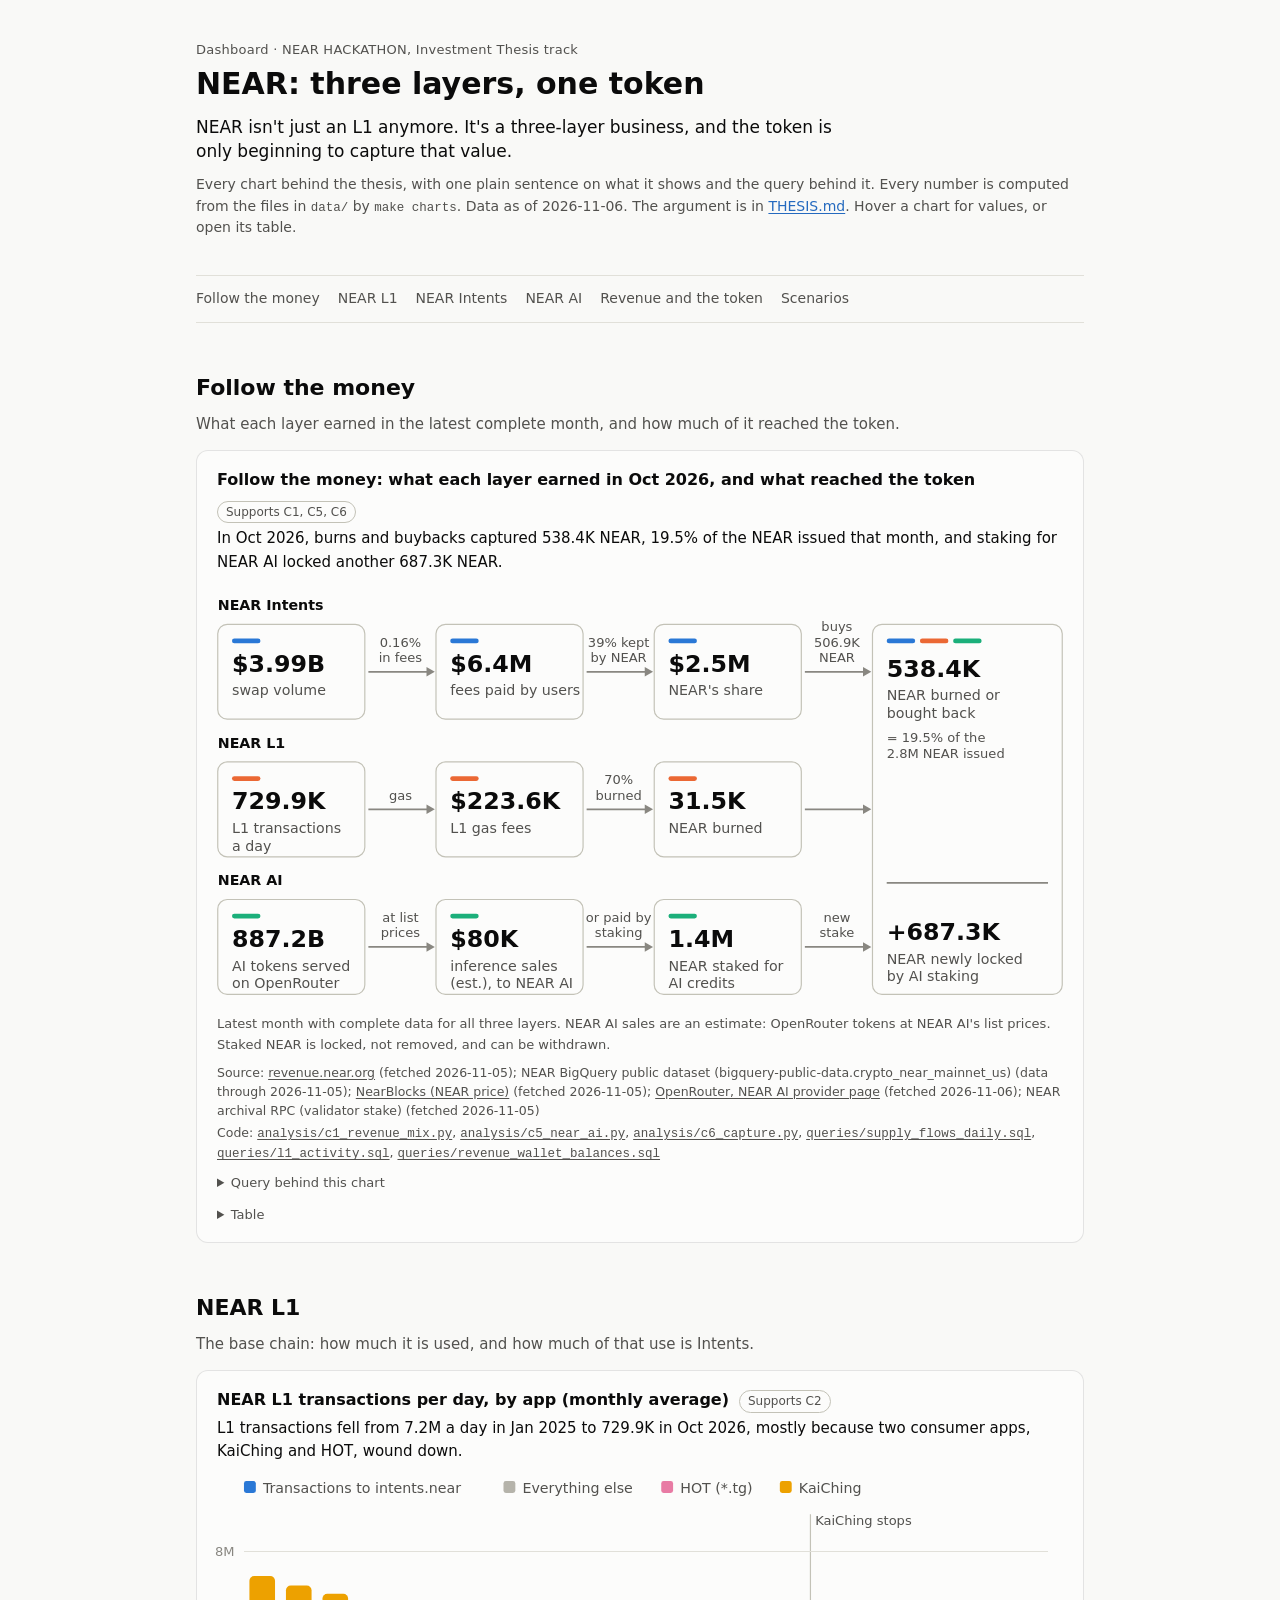
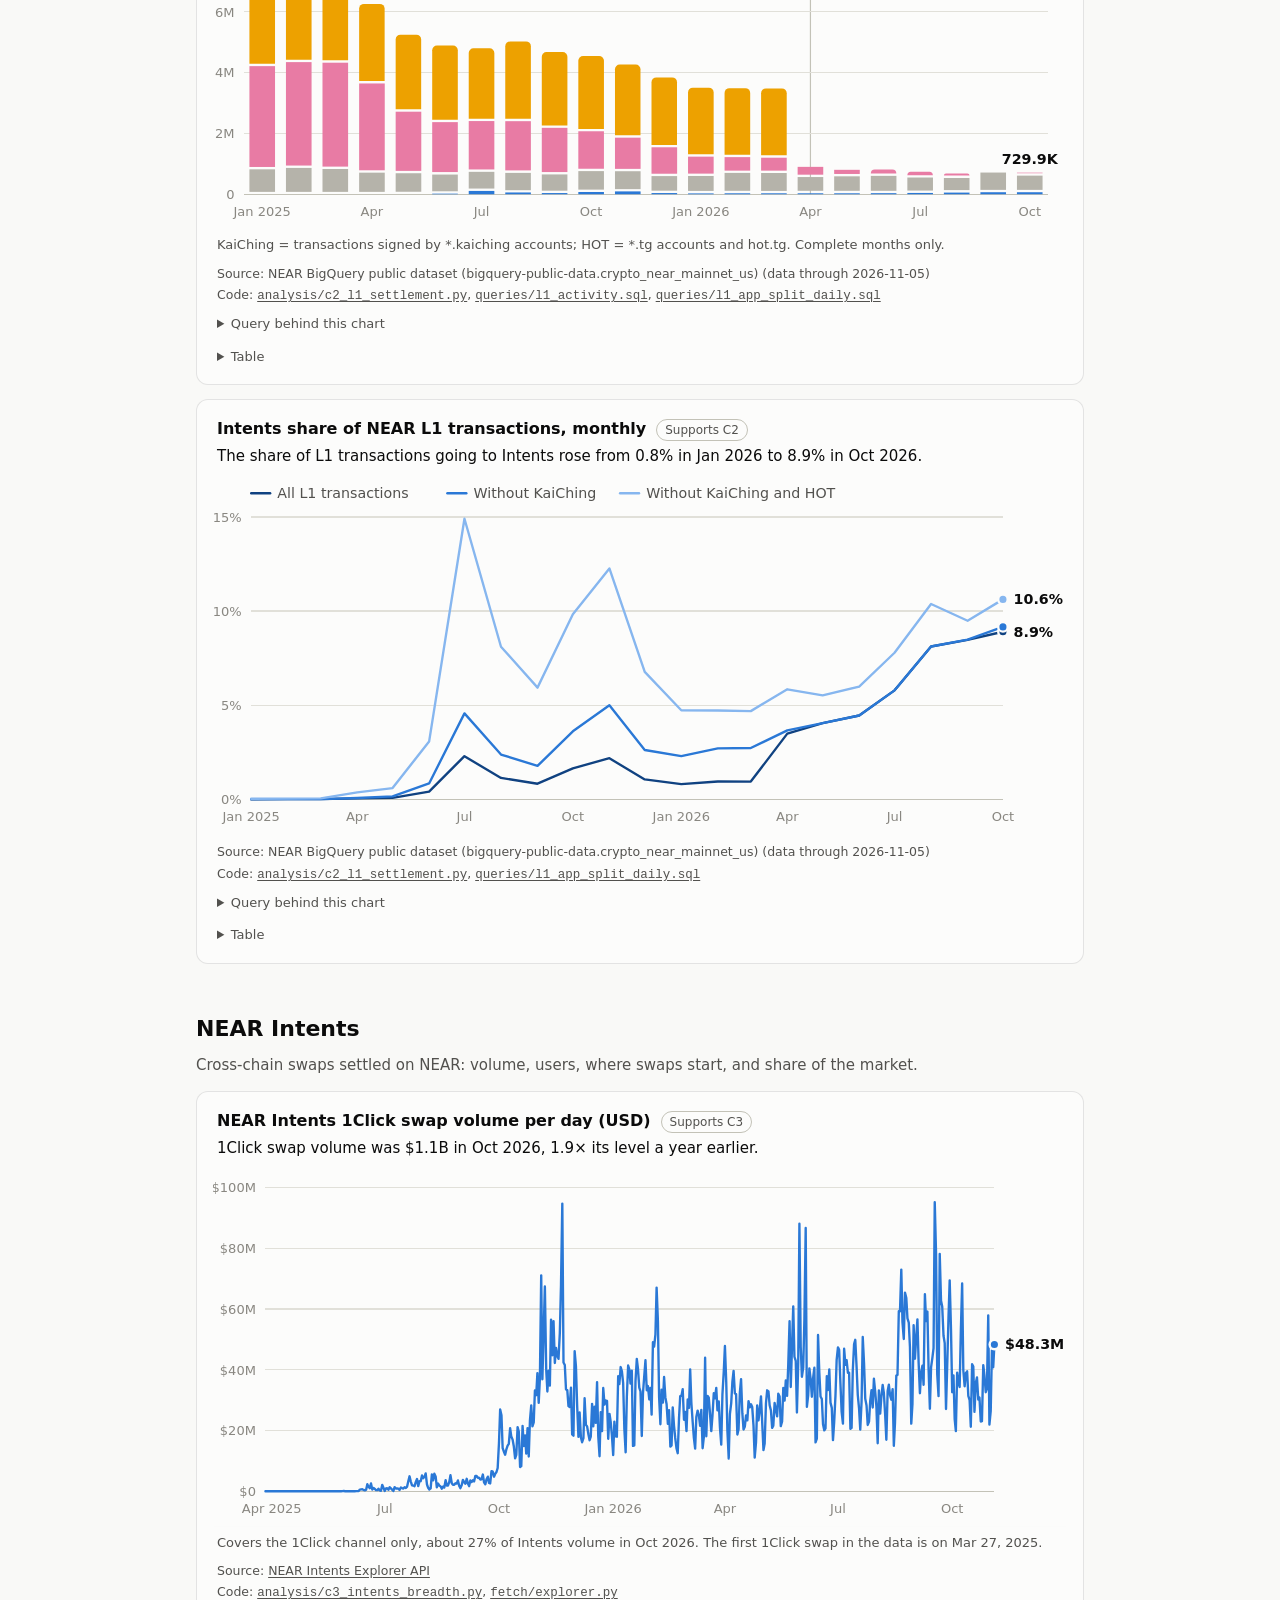
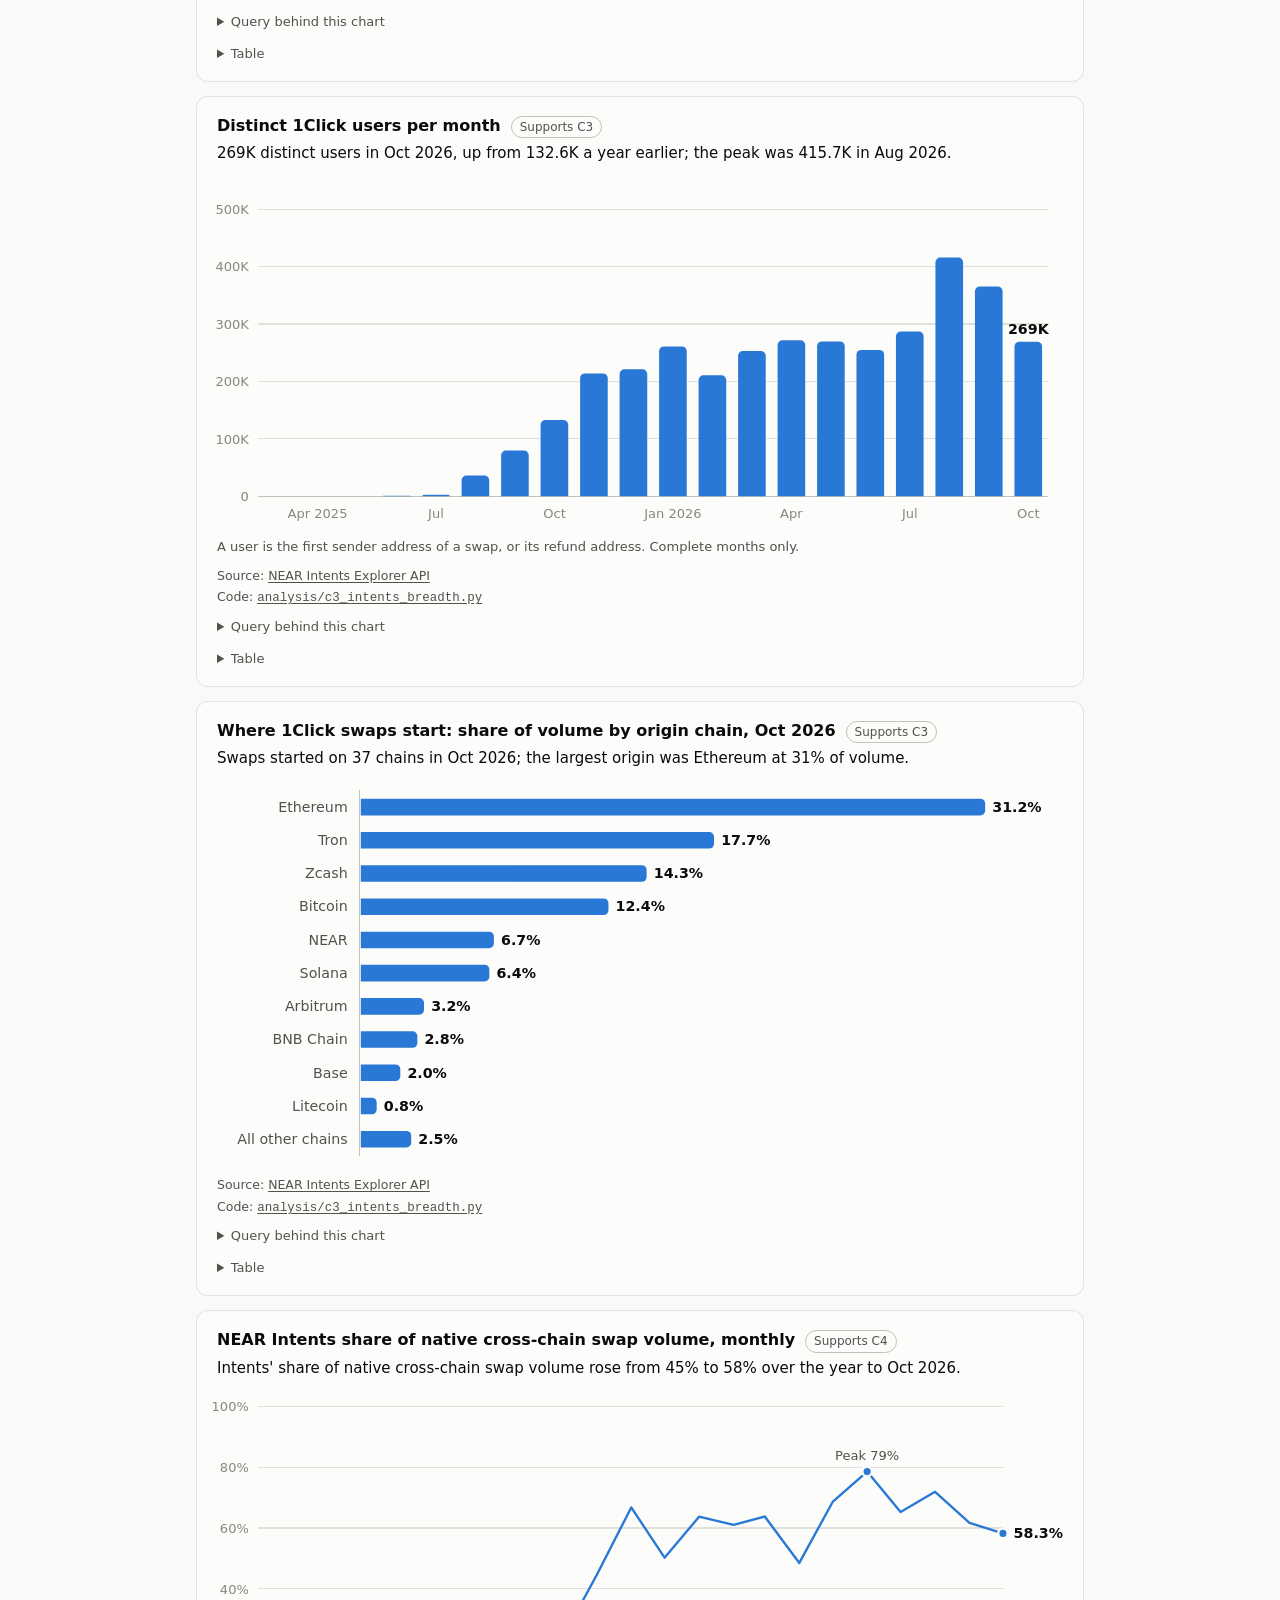
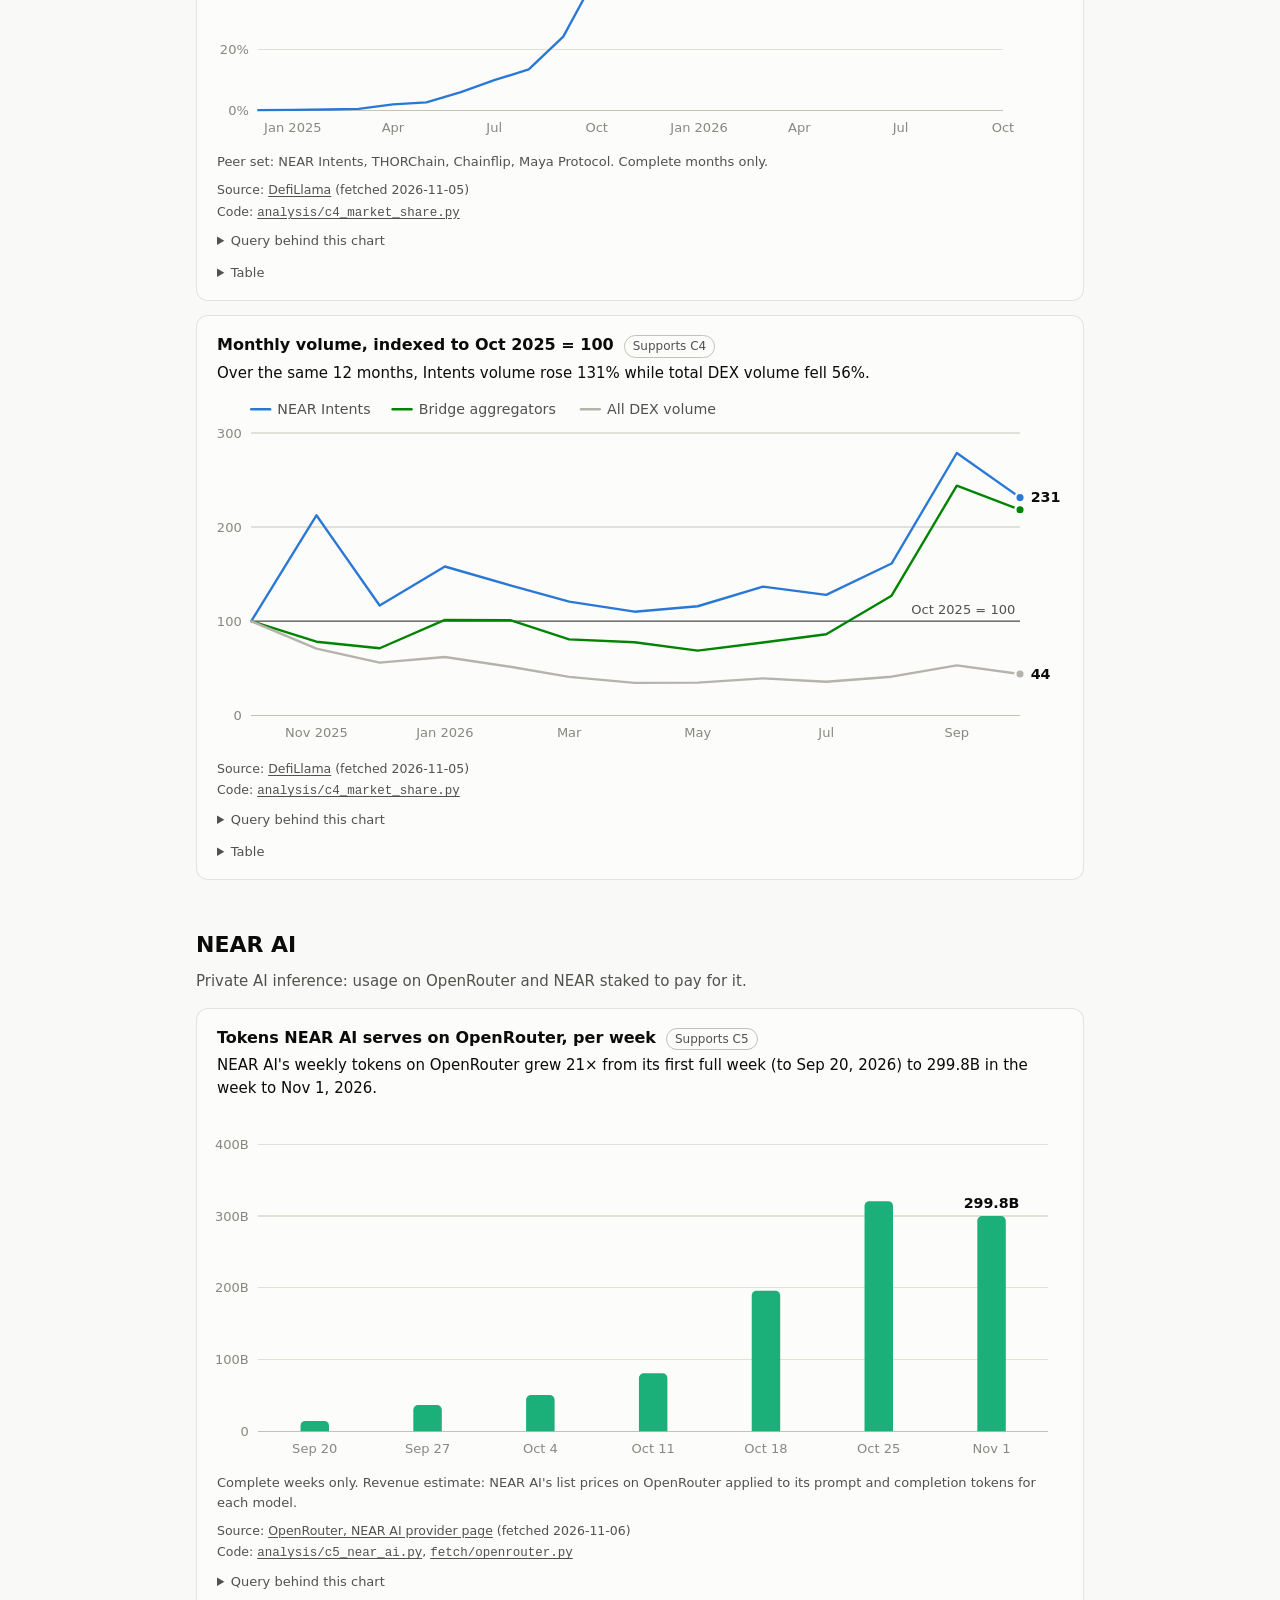
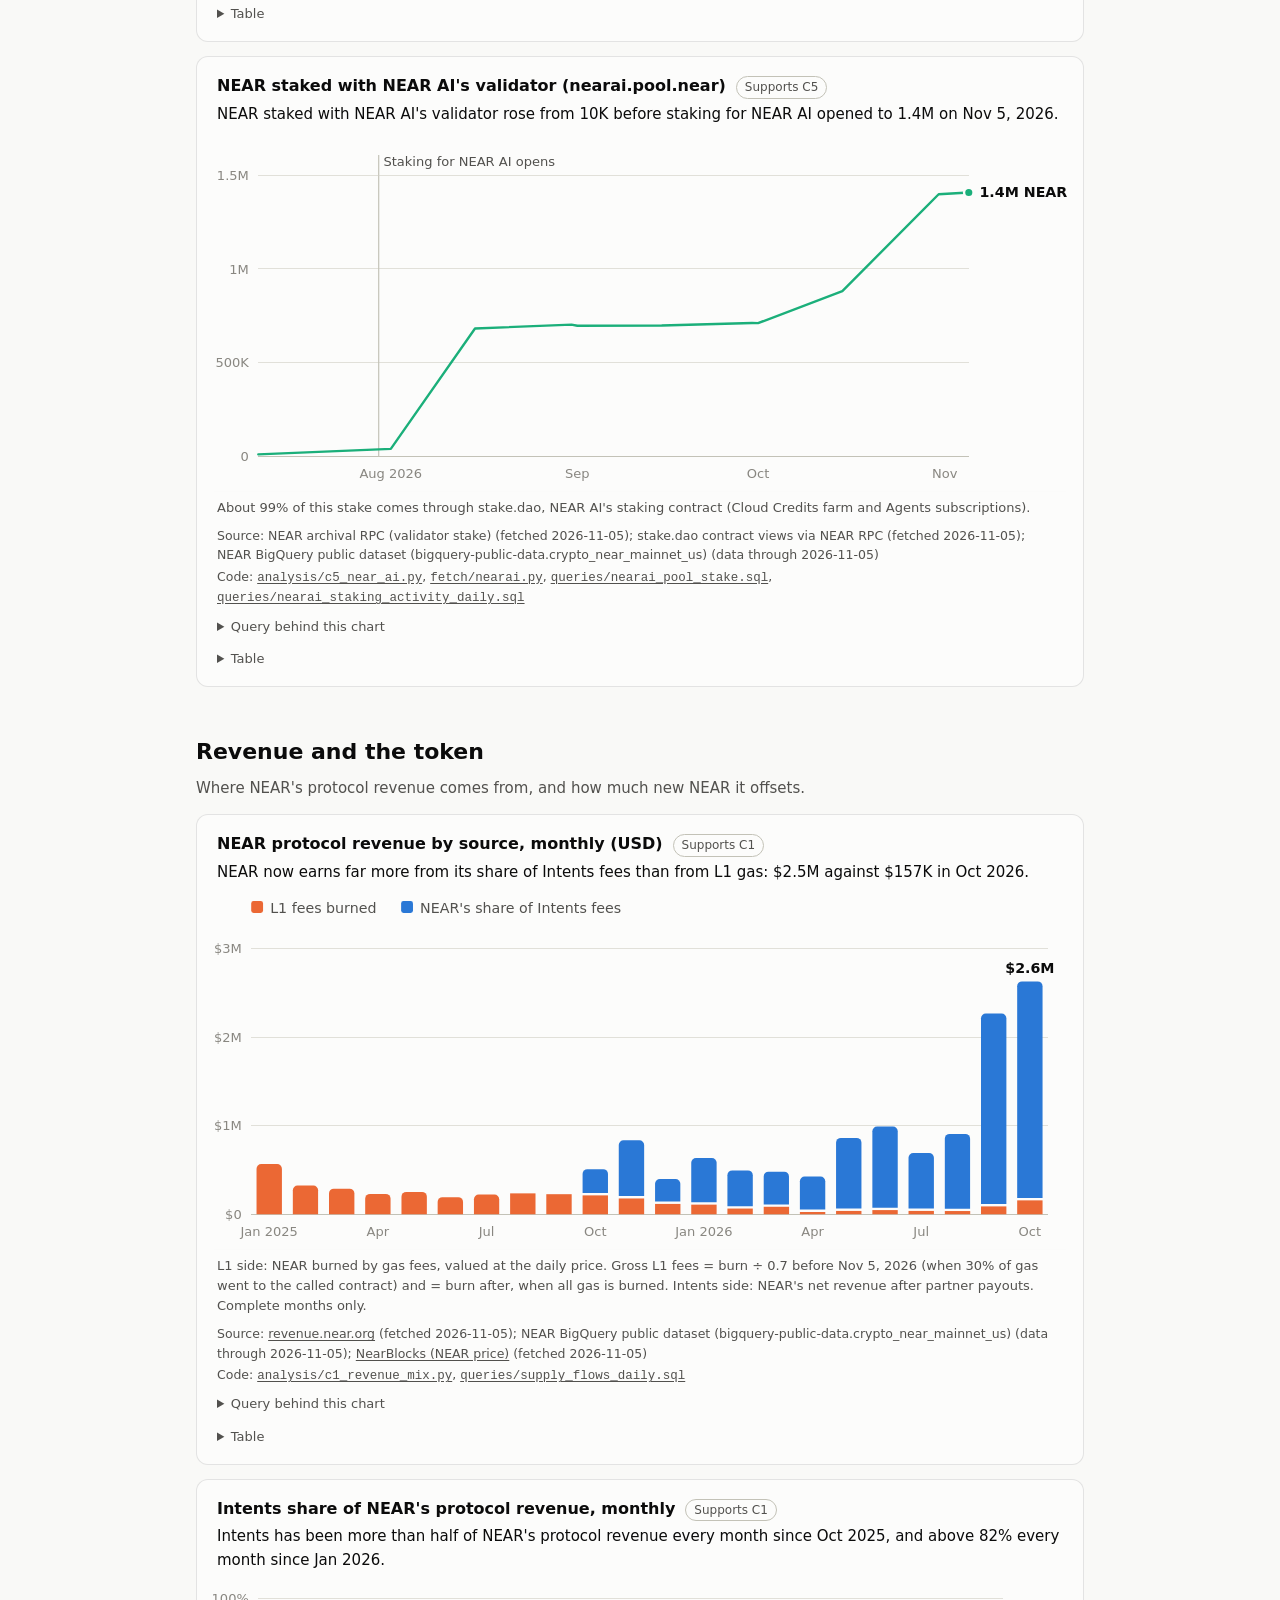
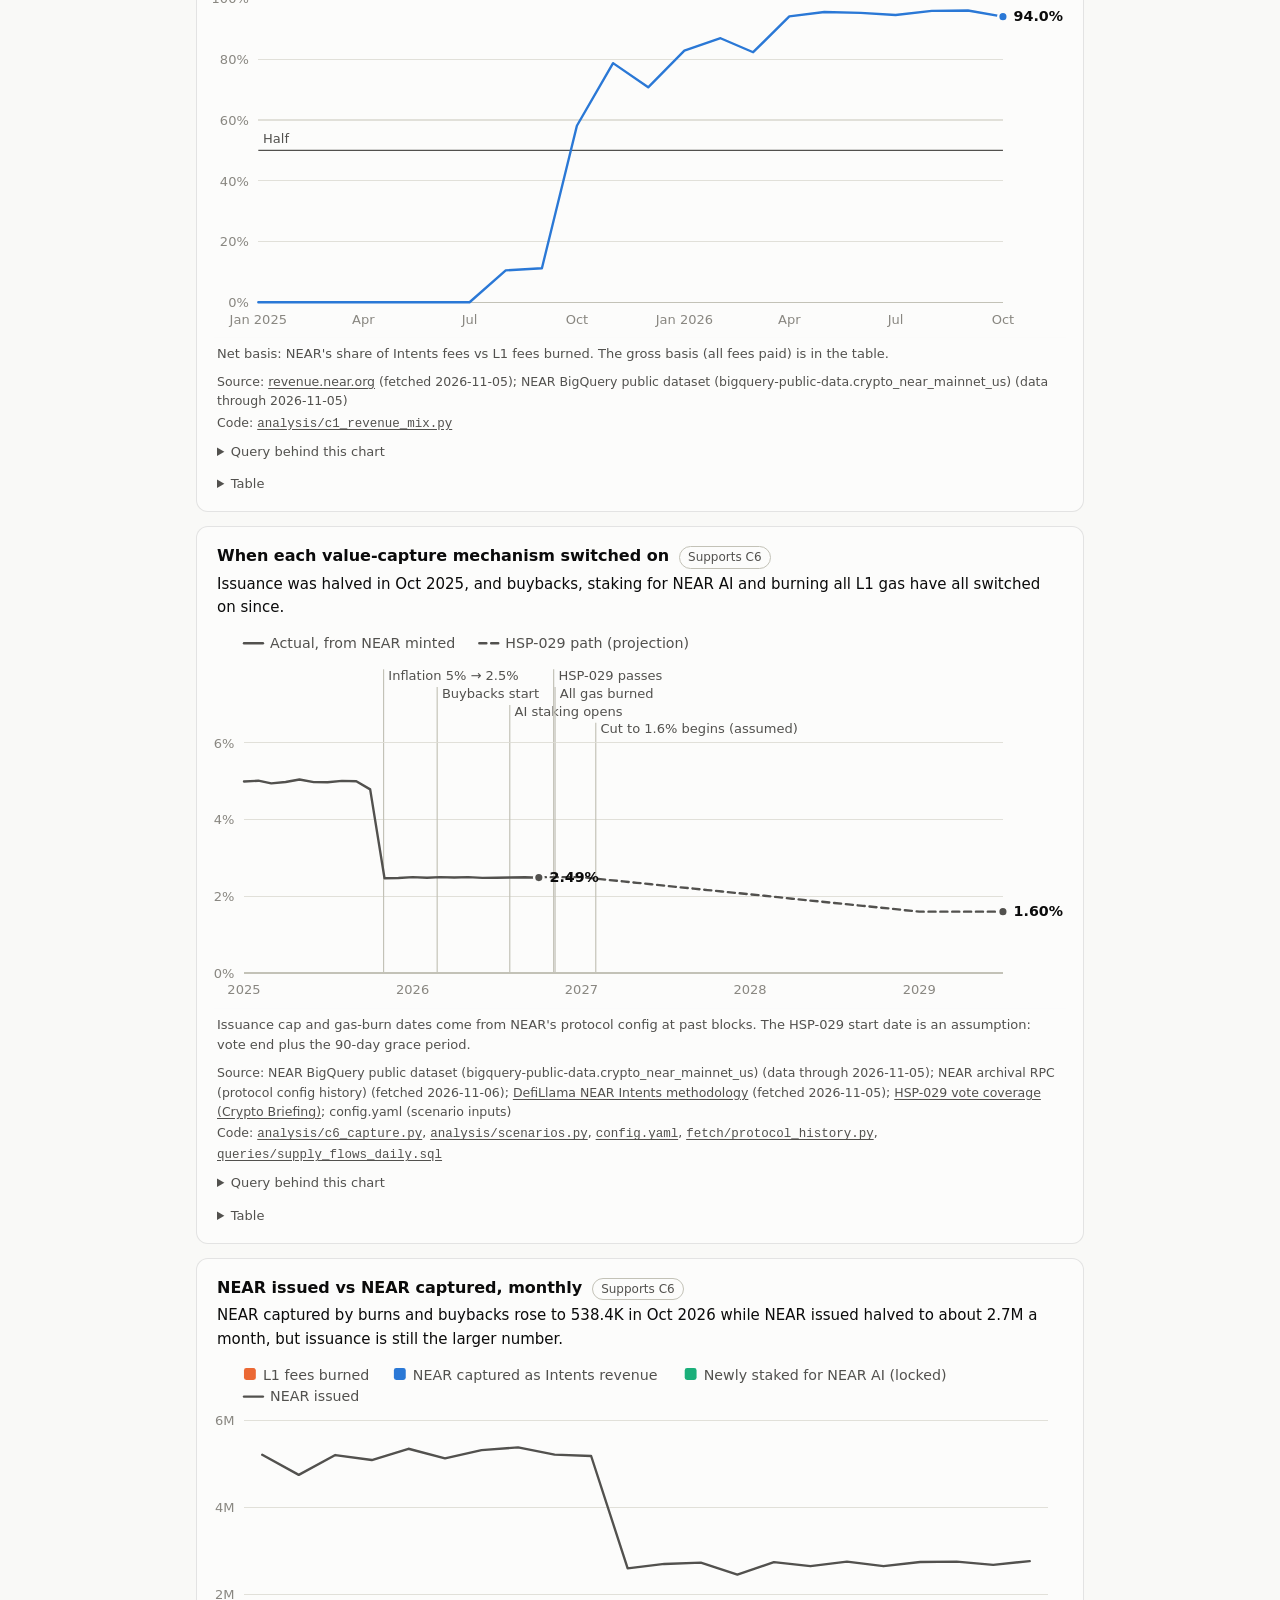
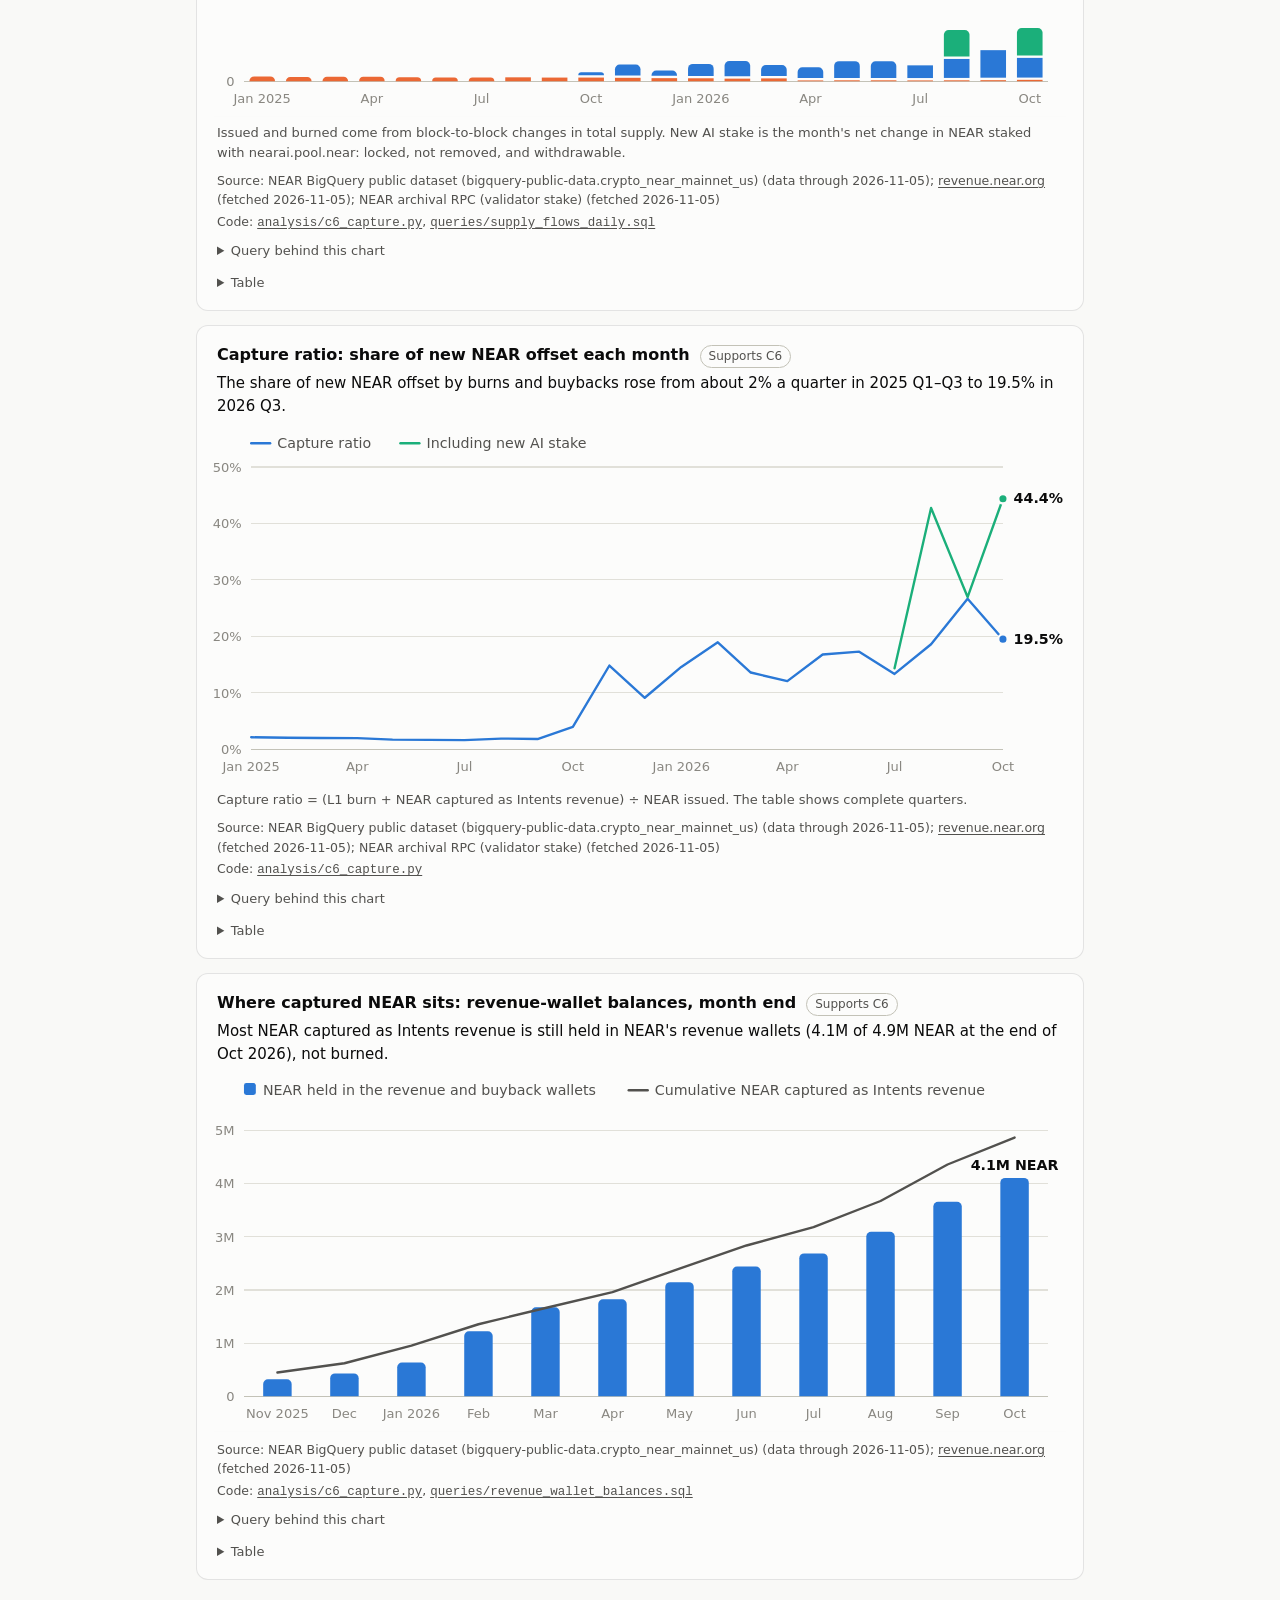
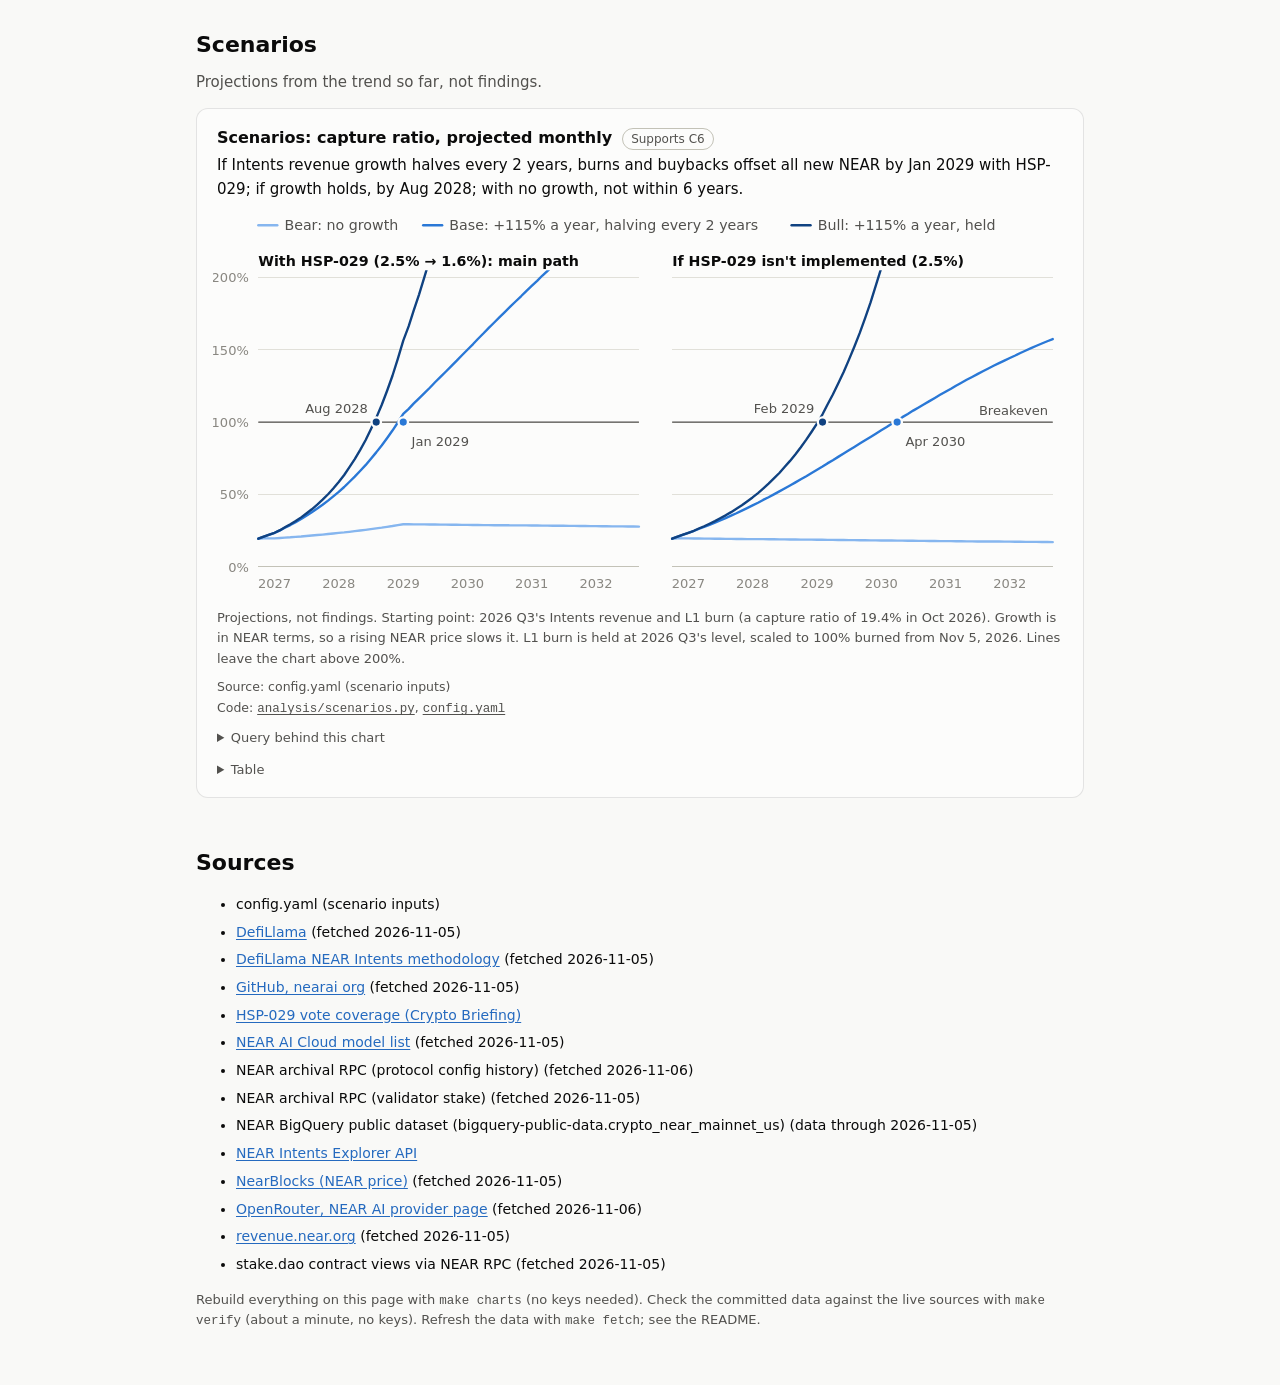
<file: versions/v1/site/index.html>
<!doctype html><html lang="en"><head><meta charset="utf-8"><meta name="viewport" content="width=device-width, initial-scale=1"><title>NEAR Thesis Dashboard</title><meta name="description" content="Every chart behind the NEAR three-layer thesis, with the query behind it."><link rel="stylesheet" href="style.css"><style>:root{color-scheme:light;--surface:#fcfcfb;--page:#f9f9f7;--text-1:#0b0b0b;--text-2:#52514e;--muted:#898781;--grid:#e1e0d9;--axis:#c3c2b7;--border:rgba(11,11,11,0.10);--wash:rgba(11,11,11,0.05);--link:#256abf;--c-intents:#2a78d6;--c-l1:#eb6834;--c-ai:#1baf7a;--c-kaiching:#eda100;--c-hot:#e87ba4;--c-agg:#008300;--c-rest:#b5b3aa;--c-ink:#52514e;--c-o1:#86b6ef;--c-o2:#2a78d6;--c-o3:#104281}@media (prefers-color-scheme: dark){:root:not([data-theme="light"]){color-scheme:dark;--surface:#1a1a19;--page:#0d0d0d;--text-1:#f0efec;--text-2:#c3c2b7;--muted:#898781;--grid:#2c2c2a;--axis:#383835;--border:rgba(255,255,255,0.10);--wash:rgba(255,255,255,0.07);--link:#86b6ef;--c-intents:#3987e5;--c-l1:#d95926;--c-ai:#199e70;--c-kaiching:#c98500;--c-hot:#d55181;--c-agg:#008300;--c-rest:#5f5e59;--c-ink:#c3c2b7;--c-o1:#184f95;--c-o2:#3987e5;--c-o3:#9ec5f4}}:root[data-theme="dark"]{color-scheme:dark;--surface:#1a1a19;--page:#0d0d0d;--text-1:#f0efec;--text-2:#c3c2b7;--muted:#898781;--grid:#2c2c2a;--axis:#383835;--border:rgba(255,255,255,0.10);--wash:rgba(255,255,255,0.07);--link:#86b6ef;--c-intents:#3987e5;--c-l1:#d95926;--c-ai:#199e70;--c-kaiching:#c98500;--c-hot:#d55181;--c-agg:#008300;--c-rest:#5f5e59;--c-ink:#c3c2b7;--c-o1:#184f95;--c-o2:#3987e5;--c-o3:#9ec5f4}.c-bg{fill:var(--surface)}.c-grid{stroke:var(--grid);stroke-width:1;shape-rendering:crispEdges}.c-axis{stroke:var(--axis);stroke-width:1;shape-rendering:crispEdges}svg text{font-family:system-ui, -apple-system, "Segoe UI", sans-serif}.c-tick{fill:var(--muted);font-size:11px;font-variant-numeric:tabular-nums}.c-lbl{fill:var(--text-2);font-size:12px}.c-sm{fill:var(--text-2);font-size:11px}.c-val{fill:var(--text-1);font-size:12px;font-weight:600}.c-big{fill:var(--text-1);font-size:20px;font-weight:600}.c-head{fill:var(--text-1);font-size:12px;font-weight:600}.c-ref{stroke:var(--text-2);stroke-width:1}.c-event{stroke:var(--axis);stroke-width:1}.c-line{fill:none;stroke-width:2;stroke-linejoin:round;stroke-linecap:round}.c-dash{stroke-dasharray:6 4}.c-ring{stroke:var(--surface);stroke-width:2}.c-node{fill:var(--surface);stroke:var(--axis);stroke-width:1}.c-arrow{stroke:var(--muted);stroke-width:1.5;fill:none}.c-head-fill{fill:var(--muted)}.c-hl{fill:var(--wash)}.f-intents{fill:var(--c-intents)}.k-intents{stroke:var(--c-intents)}.f-l1{fill:var(--c-l1)}.k-l1{stroke:var(--c-l1)}.f-ai{fill:var(--c-ai)}.k-ai{stroke:var(--c-ai)}.f-kaiching{fill:var(--c-kaiching)}.k-kaiching{stroke:var(--c-kaiching)}.f-hot{fill:var(--c-hot)}.k-hot{stroke:var(--c-hot)}.f-agg{fill:var(--c-agg)}.k-agg{stroke:var(--c-agg)}.f-rest{fill:var(--c-rest)}.k-rest{stroke:var(--c-rest)}.f-ink{fill:var(--c-ink)}.k-ink{stroke:var(--c-ink)}.f-o1{fill:var(--c-o1)}.k-o1{stroke:var(--c-o1)}.f-o2{fill:var(--c-o2)}.k-o2{stroke:var(--c-o2)}.f-o3{fill:var(--c-o3)}.k-o3{stroke:var(--c-o3)}</style></head><body><main><header class="hero"><p class="kicker">Dashboard · NEAR HACKATHON, Investment Thesis track</p><h1>NEAR: three layers, one token</h1><p class="thesis">NEAR isn't just an L1 anymore. It's a three-layer business, and the token is only beginning to capture that value.</p><p class="asof">Every chart behind the thesis, with one plain sentence on what it shows and the query behind it. Every number is computed from the files in <code>data/</code> by <code>make charts</code>. Data as of 2026-11-06. The argument is in <a href="../THESIS.md">THESIS.md</a>. Hover a chart for values, or open its table.</p></header><nav class="toc"><a href="#follow-the-money">Follow the money</a><a href="#near-l1">NEAR L1</a><a href="#near-intents">NEAR Intents</a><a href="#near-ai">NEAR AI</a><a href="#revenue-and-the-token">Revenue and the token</a><a href="#scenarios">Scenarios</a></nav><section class="part" id="follow-the-money"><h2>Follow the money</h2><p class="lede">What each layer earned in the latest complete month, and how much of it reached the token.</p><article class="card" id="money-flow"><div class="card-head"><h3>Follow the money: what each layer earned in Oct 2026, and what reached the token</h3><span class="badge">Supports C1, C5, C6</span></div><p class="sentence">In Oct 2026, burns and buybacks captured 538.4K NEAR, 19.5% of the NEAR issued that month, and staking for NEAR AI locked another 687.3K NEAR.</p><div class="chart-wrap"><svg viewBox="0 0 720 358" role="img" aria-labelledby="money-flow-t money-flow-d" class="chart" id="svg-money-flow"><title id="money-flow-t">Follow the money: what each layer earned in Oct 2026, and what reached the token</title><desc id="money-flow-d">In Oct 2026, users paid $6.4M in fees on $3.99B of Intents swaps (0.16%). NEAR kept $2.5M (39%; the rest went to partner apps and solvers), worth 506.9K NEAR, which funds buybacks. L1 gas fees burned another 31.5K NEAR. Together that is 538.4K NEAR, 19.5% of the 2.8M NEAR issued in the month. NEAR AI sold an estimated $80K of inference on OpenRouter; that money goes to NEAR AI, and no published mechanism sends it to the token. What reaches the token from NEAR AI is staking: customers staked 687.3K more NEAR for inference credits, which locks it without removing it.</desc><rect class="c-bg" width="720" height="358"/><text x="4.0" y="22.0" class="c-head" text-anchor="start">NEAR Intents</text><text x="4.0" y="138.0" class="c-head" text-anchor="start">NEAR L1</text><text x="4.0" y="254.0" class="c-head" text-anchor="start">NEAR AI</text><rect x="4.0" y="34.0" width="124.0" height="80.0" rx="8" class="c-node"/><rect x="16.0" y="46.0" width="24" height="4" rx="2" class="f-intents"/><text x="16.0" y="74.0" class="c-big" text-anchor="start">$3.99B</text><text x="16.0" y="94.0" class="c-lbl" text-anchor="start">swap volume</text><rect x="188.0" y="34.0" width="124.0" height="80.0" rx="8" class="c-node"/><rect x="200.0" y="46.0" width="24" height="4" rx="2" class="f-intents"/><text x="200.0" y="74.0" class="c-big" text-anchor="start">$6.4M</text><text x="200.0" y="94.0" class="c-lbl" text-anchor="start">fees paid by users</text><rect x="372.0" y="34.0" width="124.0" height="80.0" rx="8" class="c-node"/><rect x="384.0" y="46.0" width="24" height="4" rx="2" class="f-intents"/><text x="384.0" y="74.0" class="c-big" text-anchor="start">$2.5M</text><text x="384.0" y="94.0" class="c-lbl" text-anchor="start">NEAR&#x27;s share</text><rect x="4.0" y="150.0" width="124.0" height="80.0" rx="8" class="c-node"/><rect x="16.0" y="162.0" width="24" height="4" rx="2" class="f-l1"/><text x="16.0" y="190.0" class="c-big" text-anchor="start">729.9K</text><text x="16.0" y="210.0" class="c-lbl" text-anchor="start">L1 transactions</text><text x="16.0" y="225.0" class="c-lbl" text-anchor="start">a day</text><rect x="188.0" y="150.0" width="124.0" height="80.0" rx="8" class="c-node"/><rect x="200.0" y="162.0" width="24" height="4" rx="2" class="f-l1"/><text x="200.0" y="190.0" class="c-big" text-anchor="start">$223.6K</text><text x="200.0" y="210.0" class="c-lbl" text-anchor="start">L1 gas fees</text><rect x="372.0" y="150.0" width="124.0" height="80.0" rx="8" class="c-node"/><rect x="384.0" y="162.0" width="24" height="4" rx="2" class="f-l1"/><text x="384.0" y="190.0" class="c-big" text-anchor="start">31.5K</text><text x="384.0" y="210.0" class="c-lbl" text-anchor="start">NEAR burned</text><rect x="4.0" y="266.0" width="124.0" height="80.0" rx="8" class="c-node"/><rect x="16.0" y="278.0" width="24" height="4" rx="2" class="f-ai"/><text x="16.0" y="306.0" class="c-big" text-anchor="start">887.2B</text><text x="16.0" y="326.0" class="c-lbl" text-anchor="start">AI tokens served</text><text x="16.0" y="341.0" class="c-lbl" text-anchor="start">on OpenRouter</text><rect x="188.0" y="266.0" width="124.0" height="80.0" rx="8" class="c-node"/><rect x="200.0" y="278.0" width="24" height="4" rx="2" class="f-ai"/><text x="200.0" y="306.0" class="c-big" text-anchor="start">$80K</text><text x="200.0" y="326.0" class="c-lbl" text-anchor="start">inference sales</text><text x="200.0" y="341.0" class="c-lbl" text-anchor="start">(est.), to NEAR AI</text><rect x="372.0" y="266.0" width="124.0" height="80.0" rx="8" class="c-node"/><rect x="384.0" y="278.0" width="24" height="4" rx="2" class="f-ai"/><text x="384.0" y="306.0" class="c-big" text-anchor="start">1.4M</text><text x="384.0" y="326.0" class="c-lbl" text-anchor="start">NEAR staked for</text><text x="384.0" y="341.0" class="c-lbl" text-anchor="start">AI credits</text><rect x="556" y="34" width="160" height="312" rx="8" class="c-node"/><rect x="568" y="46" width="24" height="4" rx="2" class="f-intents"/><rect x="596" y="46" width="24" height="4" rx="2" class="f-l1"/><rect x="624" y="46" width="24" height="4" rx="2" class="f-ai"/><text x="568.0" y="78.0" class="c-big" text-anchor="start">538.4K</text><text x="568.0" y="98.0" class="c-lbl" text-anchor="start">NEAR burned or</text><text x="568.0" y="113.0" class="c-lbl" text-anchor="start">bought back</text><text x="568.0" y="133.0" class="c-sm" text-anchor="start">= 19.5% of the</text><text x="568.0" y="147.0" class="c-sm" text-anchor="start">2.8M NEAR issued</text><line x1="568" y1="252" x2="704" y2="252" class="c-arrow"/><text x="568.0" y="300.0" class="c-big" text-anchor="start">+687.3K</text><text x="568.0" y="320.0" class="c-lbl" text-anchor="start">NEAR newly locked</text><text x="568.0" y="335.0" class="c-lbl" text-anchor="start">by AI staking</text><line x1="131.0" y1="74.0" x2="182.0" y2="74.0" class="c-arrow"/><path d="M187.0,74.0l-7.0,-4v8z" class="c-head-fill"/><text x="158.0" y="53.0" class="c-sm" text-anchor="middle">0.16%</text><text x="158.0" y="66.0" class="c-sm" text-anchor="middle">in fees</text><line x1="315.0" y1="74.0" x2="366.0" y2="74.0" class="c-arrow"/><path d="M371.0,74.0l-7.0,-4v8z" class="c-head-fill"/><text x="342.0" y="53.0" class="c-sm" text-anchor="middle">39% kept</text><text x="342.0" y="66.0" class="c-sm" text-anchor="middle">by NEAR</text><line x1="499.0" y1="74.0" x2="550.0" y2="74.0" class="c-arrow"/><path d="M555.0,74.0l-7.0,-4v8z" class="c-head-fill"/><text x="526.0" y="40.0" class="c-sm" text-anchor="middle">buys</text><text x="526.0" y="53.0" class="c-sm" text-anchor="middle">506.9K</text><text x="526.0" y="66.0" class="c-sm" text-anchor="middle">NEAR</text><line x1="131.0" y1="190.0" x2="182.0" y2="190.0" class="c-arrow"/><path d="M187.0,190.0l-7.0,-4v8z" class="c-head-fill"/><text x="158.0" y="182.0" class="c-sm" text-anchor="middle">gas</text><line x1="315.0" y1="190.0" x2="366.0" y2="190.0" class="c-arrow"/><path d="M371.0,190.0l-7.0,-4v8z" class="c-head-fill"/><text x="342.0" y="169.0" class="c-sm" text-anchor="middle">70%</text><text x="342.0" y="182.0" class="c-sm" text-anchor="middle">burned</text><line x1="499.0" y1="190.0" x2="550.0" y2="190.0" class="c-arrow"/><path d="M555.0,190.0l-7.0,-4v8z" class="c-head-fill"/><line x1="131.0" y1="306.0" x2="182.0" y2="306.0" class="c-arrow"/><path d="M187.0,306.0l-7.0,-4v8z" class="c-head-fill"/><text x="158.0" y="285.0" class="c-sm" text-anchor="middle">at list</text><text x="158.0" y="298.0" class="c-sm" text-anchor="middle">prices</text><line x1="315.0" y1="306.0" x2="366.0" y2="306.0" class="c-arrow"/><path d="M371.0,306.0l-7.0,-4v8z" class="c-head-fill"/><text x="342.0" y="285.0" class="c-sm" text-anchor="middle">or paid by</text><text x="342.0" y="298.0" class="c-sm" text-anchor="middle">staking</text><line x1="499.0" y1="306.0" x2="550.0" y2="306.0" class="c-arrow"/><path d="M555.0,306.0l-7.0,-4v8z" class="c-head-fill"/><text x="526.0" y="285.0" class="c-sm" text-anchor="middle">new</text><text x="526.0" y="298.0" class="c-sm" text-anchor="middle">stake</text></svg></div><p class="note">Latest month with complete data for all three layers. NEAR AI sales are an estimate: OpenRouter tokens at NEAR AI&#x27;s list prices. Staked NEAR is locked, not removed, and can be withdrawn.</p><p class="meta"><span>Source: <a href="https://revenue.near.org/">revenue.near.org</a> (fetched 2026-11-05); NEAR BigQuery public dataset (bigquery-public-data.crypto_near_mainnet_us) (data through 2026-11-05); <a href="https://api.nearblocks.io/v1/charts">NearBlocks (NEAR price)</a> (fetched 2026-11-05); <a href="https://openrouter.ai/provider/near-ai">OpenRouter, NEAR AI provider page</a> (fetched 2026-11-06); NEAR archival RPC (validator stake) (fetched 2026-11-05)</span><span>Code: <a href="../../../analysis/c1_revenue_mix.py"><code>analysis/c1_revenue_mix.py</code></a>, <a href="../../../analysis/c5_near_ai.py"><code>analysis/c5_near_ai.py</code></a>, <a href="../../../analysis/c6_capture.py"><code>analysis/c6_capture.py</code></a>, <a href="../../../queries/supply_flows_daily.sql"><code>queries/supply_flows_daily.sql</code></a>, <a href="../../../queries/l1_activity.sql"><code>queries/l1_activity.sql</code></a>, <a href="../../../queries/revenue_wallet_balances.sql"><code>queries/revenue_wallet_balances.sql</code></a></span></p><details><summary>Query behind this chart</summary><p class="q-label">queries/supply_flows_daily.sql (NEAR BigQuery)</p><pre><code>-- Daily NEAR burned and NEAR minted since 2025-01-01, from block-to-block changes in total supply.
-- Within an epoch, total supply only falls: by the NEAR burned in each block (70% of L1 gas fees;
-- the other 30% is paid to contract developers and stays in supply). At each epoch boundary it
-- jumps up by the newly minted NEAR (validator rewards, i.e. inflation). So:
--   burned = sum of block-to-block decreases, minted = sum of increases.
-- Reads two numeric columns from the 32 GB blocks table, far cheaper than summing fees from the
-- 9.8 TB execution_outcomes table (173 GB). Differences are taken within each calendar month, so one
-- block-to-block change per month (the first block of the month) is not counted.
-- Used for: C1 (L1 side of the revenue mix: burned NEAR) and C6 (burn and issuance in the capture ratio).
WITH b AS (
  SELECT
    block_date,
    total_supply - LAG(total_supply) OVER (PARTITION BY DATE_TRUNC(block_date, MONTH) ORDER BY block_height) AS d
  FROM `bigquery-public-data.crypto_near_mainnet_us.blocks`
  WHERE block_date &gt;= &#x27;2025-01-01&#x27;
)
SELECT
  block_date,
  SUM(IF(d &lt; 0, -d, 0)) / 1e24 AS burned_near,
  SUM(IF(d &gt; 0, d, 0)) / 1e24 AS minted_near,
  COUNTIF(d &gt; 0) AS mint_blocks
FROM b
GROUP BY block_date
ORDER BY block_date</code></pre><p class="q-label">queries/l1_activity.sql (NEAR BigQuery)</p><pre><code>-- L1 activity since 2025-01-01, from one scan of the transactions table (two result shapes):
--   level = &#x27;daily&#x27;:    one row per day with total transactions, distinct signers (proxy for
--                       daily active accounts), transactions sent directly to intents.near,
--                       and NEAR burnt converting transactions to receipts.
--   level = &#x27;receiver&#x27;: one row per month and receiving account (top 25 per month), to see
--                       which apps drive L1 activity and which large app left in early 2026.
-- GROUPING SETS lets both come from a single pass over four columns, which roughly halves the
-- bytes scanned compared with two separate queries. Longer L1 history (2020+) comes from NearBlocks.
-- Used for: C2 and the L1 layer in Part 2.
WITH grouped AS (
  SELECT
    IF(GROUPING(block_date) = 0, &#x27;daily&#x27;, &#x27;receiver&#x27;) AS level,
    block_date,
    month,
    receiver_account_id,
    COUNT(*) AS transactions,
    COUNT(DISTINCT signer_account_id) AS signers,
    COUNTIF(receiver_account_id = &#x27;intents.near&#x27;) AS tx_to_intents,
    COUNT(DISTINCT IF(receiver_account_id = &#x27;intents.near&#x27;, signer_account_id, NULL)) AS signers_to_intents,
    SUM(receipt_conversion_tokens_burnt) / 1e24 AS tx_conversion_burnt_near
  FROM (
    SELECT block_date, DATE_TRUNC(block_date, MONTH) AS month, receiver_account_id,
           signer_account_id, receipt_conversion_tokens_burnt
    FROM `bigquery-public-data.crypto_near_mainnet_us.transactions`
    WHERE block_date &gt;= &#x27;2025-01-01&#x27;
  )
  GROUP BY GROUPING SETS ((block_date), (month, receiver_account_id))
)
SELECT *
FROM grouped
WHERE TRUE
QUALIFY level = &#x27;daily&#x27;
     OR ROW_NUMBER() OVER (PARTITION BY level, month ORDER BY transactions DESC) &lt;= 25
ORDER BY level, block_date, month, transactions DESC</code></pre><p class="q-label">queries/revenue_wallet_balances.sql (NEAR BigQuery)</p><pre><code>-- Daily (per-epoch) NEAR balances of the wallets that receive NEAR Intents revenue,
-- as listed on revenue.near.org. The table is clustered by account_id, so this is cheap.
-- Used for: C6 (buybacks held vs burned) and cross-checking the revenue tracker.
SELECT
  epoch_date,
  account_id,
  liquid,
  staked,
  unstaked_not_liquid,
  reward
FROM `bigquery-public-data.crypto_near_mainnet_us.ft_balances_daily`
WHERE account_id IN (
  &#x27;buybacks.multisignature.near&#x27;,
  &#x27;fefundsadmin.sputnik-dao.near&#x27;,
  &#x27;1csfundsadmin.sputnik-dao.near&#x27;
)
  AND epoch_date &gt;= &#x27;2025-01-01&#x27;  -- partition filter (this table has epoch_date, not block_date)
ORDER BY account_id, epoch_date</code></pre><p class="q-label">revenue.near.org</p><pre><code>GET https://revenue.near.org/  (the page embeds its data; fetch/revenue_tracker.py extracts the monthly revenue series and the daily fees-and-volume series)</code></pre><p class="q-label">OpenRouter</p><pre><code>GET https://openrouter.ai/provider/near-ai            (tokens per model per day)
GET https://openrouter.ai/api/v1/models/&lt;model&gt;/endpoints   (NEAR AI&#x27;s price per token)</code></pre><p class="q-label">NEAR RPC</p><pre><code>POST https://archival-rpc.mainnet.near.org
  {&quot;method&quot;: &quot;query&quot;, &quot;params&quot;: {&quot;request_type&quot;: &quot;call_function&quot;, &quot;account_id&quot;: &quot;nearai.pool.near&quot;,
   &quot;method_name&quot;: &quot;get_total_staked_balance&quot;, &quot;block_id&quot;: &lt;height&gt;}}</code></pre><p class="q-label">NearBlocks</p><pre><code>GET https://api.nearblocks.io/v1/charts   (daily NEAR price)</code></pre></details><details><summary>Table</summary><div class="table-wrap"><table><thead><tr><th>Step</th><th>Oct 2026</th></tr></thead><tbody><tr><td>Intents swap volume</td><td>$3.99B</td></tr><tr><td>Intents fees paid by users</td><td>$6.39M</td></tr><tr><td>Fee rate</td><td>0.160%</td></tr><tr><td>NEAR&#x27;s share of fees (USD)</td><td>$2.47M</td></tr><tr><td>NEAR&#x27;s share of fees (% of fees)</td><td>38.7%</td></tr><tr><td>NEAR&#x27;s share of fees (NEAR)</td><td>506.94K NEAR</td></tr><tr><td>Buyback wallet, change over the month</td><td>297.36K NEAR</td></tr><tr><td>L1 transactions per day (average)</td><td>729.93K</td></tr><tr><td>L1 gas fees (USD)</td><td>$223.61K</td></tr><tr><td>NEAR burned by L1 gas fees</td><td>31.46K NEAR</td></tr><tr><td>NEAR AI tokens served on OpenRouter</td><td>887.24B</td></tr><tr><td>NEAR AI inference sales on OpenRouter (estimate, list prices)</td><td>$80K</td></tr><tr><td>NEAR staked with NEAR AI&#x27;s validator, month end</td><td>1.4M NEAR</td></tr><tr><td>NEAR newly staked for NEAR AI (locked)</td><td>687.33K NEAR</td></tr><tr><td>NEAR captured (burn + Intents revenue)</td><td>538.4K NEAR</td></tr><tr><td>NEAR issued</td><td>2.76M NEAR</td></tr><tr><td>Capture ratio</td><td>19.5%</td></tr><tr><td>Capture ratio including new AI stake</td><td>44.4%</td></tr></tbody></table></div></details></article></section><section class="part" id="near-l1"><h2>NEAR L1</h2><p class="lede">The base chain: how much it is used, and how much of that use is Intents.</p><article class="card" id="c2-l1-tx"><div class="card-head"><h3>NEAR L1 transactions per day, by app (monthly average)</h3><span class="badge">Supports C2</span></div><p class="sentence">L1 transactions fell from 7.2M a day in Jan 2025 to 729.9K in Oct 2026, mostly because two consumer apps, KaiChing and HOT, wound down.</p><div class="chart-wrap"><svg viewBox="0 0 720 300" role="img" aria-labelledby="c2-l1-tx-t c2-l1-tx-d" class="chart" id="svg-c2-l1-tx" data-hover="hover-c2-l1-tx" tabindex="0"><title id="c2-l1-tx-t">NEAR L1 transactions per day, by app (monthly average)</title><desc id="c2-l1-tx-d">L1 transactions fell from 7.2M a day in Jan 2025 to 729.9K in Oct 2026, mostly as KaiChing and HOT wound down. Transactions to intents.near rose from 28.4K to 65K a day over Jan 2026–Oct 2026.</desc><rect class="c-bg" width="720" height="300"/><rect x="26.1" y="6.0" width="10" height="10" rx="2" class="f-intents"/><text x="42.1" y="16.0" class="c-lbl" text-anchor="start">Transactions to intents.near</text><rect x="244.9" y="6.0" width="10" height="10" rx="2" class="f-rest"/><text x="260.9" y="16.0" class="c-lbl" text-anchor="start">Everything else</text><rect x="377.9" y="6.0" width="10" height="10" rx="2" class="f-hot"/><text x="393.9" y="16.0" class="c-lbl" text-anchor="start">HOT (*.tg)</text><rect x="477.9" y="6.0" width="10" height="10" rx="2" class="f-kaiching"/><text x="493.9" y="16.0" class="c-lbl" text-anchor="start">KaiChing</text><text x="507.7" y="43.0" class="c-sm" text-anchor="start">KaiChing stops</text><line x1="503.7" x2="503.7" y1="34.0" y2="270.0" class="c-event"/><line x1="26.1" x2="704.0" y1="270.0" y2="270.0" class="c-axis"/><text x="18.1" y="274.0" class="c-tick" text-anchor="end">0</text><line x1="26.1" x2="704.0" y1="218.8" y2="218.8" class="c-grid"/><text x="18.1" y="222.8" class="c-tick" text-anchor="end">2M</text><line x1="26.1" x2="704.0" y1="167.5" y2="167.5" class="c-grid"/><text x="18.1" y="171.5" class="c-tick" text-anchor="end">4M</text><line x1="26.1" x2="704.0" y1="116.2" y2="116.2" class="c-grid"/><text x="18.1" y="120.2" class="c-tick" text-anchor="end">6M</text><line x1="26.1" x2="704.0" y1="65.0" y2="65.0" class="c-grid"/><text x="18.1" y="69.0" class="c-tick" text-anchor="end">8M</text><text x="41.5" y="288.0" class="c-tick" text-anchor="middle">Jan 2025</text><text x="133.9" y="288.0" class="c-tick" text-anchor="middle">Apr</text><text x="226.4" y="288.0" class="c-tick" text-anchor="middle">Jul</text><text x="318.8" y="288.0" class="c-tick" text-anchor="middle">Oct</text><text x="411.3" y="288.0" class="c-tick" text-anchor="middle">Jan 2026</text><text x="503.7" y="288.0" class="c-tick" text-anchor="middle">Apr</text><text x="596.2" y="288.0" class="c-tick" text-anchor="middle">Jul</text><text x="688.6" y="288.0" class="c-tick" text-anchor="middle">Oct</text><rect x="30.7" y="249.0" width="21.6" height="19.0" class="f-rest"/><rect x="30.7" y="162.0" width="21.6" height="85.0" class="f-hot"/><path d="M30.7,160.0V90.1A4.0,4.0 0 0 1 34.7,86.1H48.3A4.0,4.0 0 0 1 52.3,90.1V160.0Z" class="f-kaiching"/><rect x="61.5" y="247.8" width="21.6" height="20.2" class="f-rest"/><rect x="61.5" y="158.6" width="21.6" height="87.2" class="f-hot"/><path d="M61.5,156.6V98.0A4.0,4.0 0 0 1 65.5,94.0H79.1A4.0,4.0 0 0 1 83.1,98.0V156.6Z" class="f-kaiching"/><rect x="92.3" y="248.7" width="21.6" height="19.3" class="f-rest"/><rect x="92.3" y="159.1" width="21.6" height="87.6" class="f-hot"/><path d="M92.3,157.1V105.0A4.0,4.0 0 0 1 96.3,101.0H109.9A4.0,4.0 0 0 1 113.9,105.0V157.1Z" class="f-kaiching"/><rect x="123.2" y="251.8" width="21.6" height="16.2" class="f-rest"/><rect x="123.2" y="176.6" width="21.6" height="73.2" class="f-hot"/><path d="M123.2,174.6V113.5A4.0,4.0 0 0 1 127.2,109.5H140.7A4.0,4.0 0 0 1 144.7,113.5V174.6Z" class="f-kaiching"/><rect x="154.0" y="252.3" width="21.6" height="15.6" class="f-rest"/><rect x="154.0" y="200.4" width="21.6" height="49.9" class="f-hot"/><path d="M154.0,198.4V139.5A4.0,4.0 0 0 1 158.0,135.5H171.5A4.0,4.0 0 0 1 175.5,139.5V198.4Z" class="f-kaiching"/><rect x="184.8" y="269.5" width="21.6" height="0.5" class="f-intents"/><rect x="184.8" y="253.4" width="21.6" height="14.1" class="f-rest"/><rect x="184.8" y="209.2" width="21.6" height="42.1" class="f-hot"/><path d="M184.8,207.2V148.6A4.0,4.0 0 0 1 188.8,144.6H202.4A4.0,4.0 0 0 1 206.4,148.6V207.2Z" class="f-kaiching"/><rect x="215.6" y="267.2" width="21.6" height="2.8" class="f-intents"/><rect x="215.6" y="251.1" width="21.6" height="14.1" class="f-rest"/><rect x="215.6" y="208.3" width="21.6" height="40.8" class="f-hot"/><path d="M215.6,206.3V150.9A4.0,4.0 0 0 1 219.6,146.9H233.2A4.0,4.0 0 0 1 237.2,150.9V206.3Z" class="f-kaiching"/><rect x="246.4" y="268.5" width="21.6" height="1.5" class="f-intents"/><rect x="246.4" y="252.0" width="21.6" height="14.6" class="f-rest"/><rect x="246.4" y="208.4" width="21.6" height="41.5" class="f-hot"/><path d="M246.4,206.4V145.2A4.0,4.0 0 0 1 250.4,141.2H264.0A4.0,4.0 0 0 1 268.0,145.2V206.4Z" class="f-kaiching"/><rect x="277.2" y="269.0" width="21.6" height="1.0" class="f-intents"/><rect x="277.2" y="253.3" width="21.6" height="13.7" class="f-rest"/><rect x="277.2" y="214.0" width="21.6" height="37.3" class="f-hot"/><path d="M277.2,212.0V154.1A4.0,4.0 0 0 1 281.2,150.1H294.8A4.0,4.0 0 0 1 298.8,154.1V212.0Z" class="f-kaiching"/><rect x="308.0" y="268.1" width="21.6" height="1.9" class="f-intents"/><rect x="308.0" y="250.5" width="21.6" height="15.6" class="f-rest"/><rect x="308.0" y="216.9" width="21.6" height="31.6" class="f-hot"/><path d="M308.0,214.9V157.5A4.0,4.0 0 0 1 312.0,153.5H325.6A4.0,4.0 0 0 1 329.6,157.5V214.9Z" class="f-kaiching"/><rect x="338.9" y="267.6" width="21.6" height="2.4" class="f-intents"/><rect x="338.9" y="250.6" width="21.6" height="15.1" class="f-rest"/><rect x="338.9" y="222.3" width="21.6" height="26.3" class="f-hot"/><path d="M338.9,220.3V164.6A4.0,4.0 0 0 1 342.9,160.6H356.4A4.0,4.0 0 0 1 360.4,164.6V220.3Z" class="f-kaiching"/><rect x="369.7" y="269.0" width="21.6" height="1.0" class="f-intents"/><rect x="369.7" y="254.7" width="21.6" height="12.3" class="f-rest"/><rect x="369.7" y="230.4" width="21.6" height="22.3" class="f-hot"/><path d="M369.7,228.4V175.5A4.0,4.0 0 0 1 373.7,171.5H387.2A4.0,4.0 0 0 1 391.2,175.5V228.4Z" class="f-kaiching"/><rect x="400.5" y="269.3" width="21.6" height="0.7" class="f-intents"/><rect x="400.5" y="254.6" width="21.6" height="12.6" class="f-rest"/><rect x="400.5" y="238.3" width="21.6" height="14.3" class="f-hot"/><path d="M400.5,236.3V184.2A4.0,4.0 0 0 1 404.5,180.2H418.1A4.0,4.0 0 0 1 422.1,184.2V236.3Z" class="f-kaiching"/><rect x="431.3" y="269.2" width="21.6" height="0.8" class="f-intents"/><rect x="431.3" y="252.0" width="21.6" height="15.1" class="f-rest"/><rect x="431.3" y="238.7" width="21.6" height="11.4" class="f-hot"/><path d="M431.3,236.7V184.6A4.0,4.0 0 0 1 435.3,180.6H448.9A4.0,4.0 0 0 1 452.9,184.6V236.7Z" class="f-kaiching"/><rect x="462.1" y="269.2" width="21.6" height="0.8" class="f-intents"/><rect x="462.1" y="252.1" width="21.6" height="15.1" class="f-rest"/><rect x="462.1" y="239.2" width="21.6" height="10.9" class="f-hot"/><path d="M462.1,237.2V184.8A4.0,4.0 0 0 1 466.1,180.8H479.7A4.0,4.0 0 0 1 483.7,184.8V237.2Z" class="f-kaiching"/><rect x="492.9" y="269.2" width="21.6" height="0.8" class="f-intents"/><rect x="492.9" y="255.5" width="21.6" height="11.6" class="f-rest"/><rect x="492.9" y="246.9" width="21.6" height="6.6" class="f-hot"/><rect x="523.7" y="269.2" width="21.6" height="0.8" class="f-intents"/><rect x="523.7" y="254.9" width="21.6" height="12.2" class="f-rest"/><rect x="523.7" y="249.4" width="21.6" height="3.5" class="f-hot"/><rect x="554.6" y="269.1" width="21.6" height="0.9" class="f-intents"/><rect x="554.6" y="254.5" width="21.6" height="12.6" class="f-rest"/><path d="M554.6,252.5V252.5A3.4,3.4 0 0 1 557.9,249.1H572.8A3.4,3.4 0 0 1 576.1,252.5V252.5Z" class="f-hot"/><rect x="585.4" y="268.9" width="21.6" height="1.1" class="f-intents"/><rect x="585.4" y="255.9" width="21.6" height="11.0" class="f-rest"/><path d="M585.4,253.9V253.9A2.9,2.9 0 0 1 588.2,251.1H604.1A2.9,2.9 0 0 1 606.9,253.9V253.9Z" class="f-hot"/><rect x="616.2" y="268.6" width="21.6" height="1.4" class="f-intents"/><rect x="616.2" y="256.3" width="21.6" height="10.2" class="f-rest"/><path d="M616.2,254.3V254.3A1.8,1.8 0 0 1 618.0,252.5H636.0A1.8,1.8 0 0 1 637.8,254.3V254.3Z" class="f-hot"/><rect x="647.0" y="268.3" width="21.6" height="1.7" class="f-intents"/><rect x="647.0" y="251.7" width="21.6" height="14.6" class="f-rest"/><rect x="677.8" y="268.3" width="21.6" height="1.7" class="f-intents"/><rect x="677.8" y="254.3" width="21.6" height="12.0" class="f-rest"/><rect x="677.8" y="251.8" width="21.6" height="0.5" class="f-hot"/><text x="688.6" y="244.3" class="c-val" text-anchor="middle">729.9K</text></svg></div><script type="application/json" id="hover-c2-l1-tx">[{"mode":"x","band":30.8,"plot":[26.1,65,704,270],"xs":[41.5,72.3,103.1,133.9,164.8,195.6,226.4,257.2,288.0,318.8,349.6,380.5,411.3,442.1,472.9,503.7,534.5,565.3,596.2,627.0,657.8,688.6],"rows":[{"t":"Jan 2025","items":[{"l":"KaiChing","v":"3M","c":"kaiching"},{"l":"HOT (*.tg)","v":"3.4M","c":"hot"},{"l":"Everything else","v":"818.5K","c":"rest"},{"l":"Transactions to intents.near","v":"186","c":"intents"},{"l":"Total","v":"7.2M"}]},{"t":"Feb 2025","items":[{"l":"KaiChing","v":"2.5M","c":"kaiching"},{"l":"HOT (*.tg)","v":"3.5M","c":"hot"},{"l":"Everything else","v":"866.6K","c":"rest"},{"l":"Transactions to intents.near","v":"284","c":"intents"},{"l":"Total","v":"6.9M"}]},{"t":"Mar 2025","items":[{"l":"KaiChing","v":"2.3M","c":"kaiching"},{"l":"HOT (*.tg)","v":"3.5M","c":"hot"},{"l":"Everything else","v":"831.2K","c":"rest"},{"l":"Transactions to intents.near","v":"390","c":"intents"},{"l":"Total","v":"6.6M"}]},{"t":"Apr 2025","items":[{"l":"KaiChing","v":"2.6M","c":"kaiching"},{"l":"HOT (*.tg)","v":"2.9M","c":"hot"},{"l":"Everything else","v":"708.5K","c":"rest"},{"l":"Transactions to intents.near","v":"2.6K","c":"intents"},{"l":"Total","v":"6.3M"}]},{"t":"May 2025","items":[{"l":"KaiChing","v":"2.5M","c":"kaiching"},{"l":"HOT (*.tg)","v":"2M","c":"hot"},{"l":"Everything else","v":"685.5K","c":"rest"},{"l":"Transactions to intents.near","v":"4.1K","c":"intents"},{"l":"Total","v":"5.2M"}]},{"t":"Jun 2025","items":[{"l":"KaiChing","v":"2.5M","c":"kaiching"},{"l":"HOT (*.tg)","v":"1.7M","c":"hot"},{"l":"Everything else","v":"629.2K","c":"rest"},{"l":"Transactions to intents.near","v":"19.9K","c":"intents"},{"l":"Total","v":"4.9M"}]},{"t":"Jul 2025","items":[{"l":"KaiChing","v":"2.4M","c":"kaiching"},{"l":"HOT (*.tg)","v":"1.7M","c":"hot"},{"l":"Everything else","v":"627.2K","c":"rest"},{"l":"Transactions to intents.near","v":"109.8K","c":"intents"},{"l":"Total","v":"4.8M"}]},{"t":"Aug 2025","items":[{"l":"KaiChing","v":"2.6M","c":"kaiching"},{"l":"HOT (*.tg)","v":"1.7M","c":"hot"},{"l":"Everything else","v":"646.6K","c":"rest"},{"l":"Transactions to intents.near","v":"57K","c":"intents"},{"l":"Total","v":"5M"}]},{"t":"Sep 2025","items":[{"l":"KaiChing","v":"2.5M","c":"kaiching"},{"l":"HOT (*.tg)","v":"1.5M","c":"hot"},{"l":"Everything else","v":"613.6K","c":"rest"},{"l":"Transactions to intents.near","v":"38.7K","c":"intents"},{"l":"Total","v":"4.7M"}]},{"t":"Oct 2025","items":[{"l":"KaiChing","v":"2.5M","c":"kaiching"},{"l":"HOT (*.tg)","v":"1.3M","c":"hot"},{"l":"Everything else","v":"687.2K","c":"rest"},{"l":"Transactions to intents.near","v":"74.9K","c":"intents"},{"l":"Total","v":"4.5M"}]},{"t":"Nov 2025","items":[{"l":"KaiChing","v":"2.4M","c":"kaiching"},{"l":"HOT (*.tg)","v":"1.1M","c":"hot"},{"l":"Everything else","v":"665.8K","c":"rest"},{"l":"Transactions to intents.near","v":"93.1K","c":"intents"},{"l":"Total","v":"4.3M"}]},{"t":"Dec 2025","items":[{"l":"KaiChing","v":"2.3M","c":"kaiching"},{"l":"HOT (*.tg)","v":"949.3K","c":"hot"},{"l":"Everything else","v":"557.3K","c":"rest"},{"l":"Transactions to intents.near","v":"40.5K","c":"intents"},{"l":"Total","v":"3.8M"}]},{"t":"Jan 2026","items":[{"l":"KaiChing","v":"2.3M","c":"kaiching"},{"l":"HOT (*.tg)","v":"637.4K","c":"hot"},{"l":"Everything else","v":"571.7K","c":"rest"},{"l":"Transactions to intents.near","v":"28.4K","c":"intents"},{"l":"Total","v":"3.5M"}]},{"t":"Feb 2026","items":[{"l":"KaiChing","v":"2.3M","c":"kaiching"},{"l":"HOT (*.tg)","v":"522.4K","c":"hot"},{"l":"Everything else","v":"667.8K","c":"rest"},{"l":"Transactions to intents.near","v":"33.1K","c":"intents"},{"l":"Total","v":"3.5M"}]},{"t":"Mar 2026","items":[{"l":"KaiChing","v":"2.3M","c":"kaiching"},{"l":"HOT (*.tg)","v":"504.2K","c":"hot"},{"l":"Everything else","v":"666.5K","c":"rest"},{"l":"Transactions to intents.near","v":"32.8K","c":"intents"},{"l":"Total","v":"3.5M"}]},{"t":"Apr 2026","items":[{"l":"KaiChing","v":"45.8K","c":"kaiching"},{"l":"HOT (*.tg)","v":"335.5K","c":"hot"},{"l":"Everything else","v":"532.3K","c":"rest"},{"l":"Transactions to intents.near","v":"33K","c":"intents"},{"l":"Total","v":"946.6K"}]},{"t":"May 2026","items":[{"l":"KaiChing","v":"0.2","c":"kaiching"},{"l":"HOT (*.tg)","v":"214.8K","c":"hot"},{"l":"Everything else","v":"555.7K","c":"rest"},{"l":"Transactions to intents.near","v":"32.5K","c":"intents"},{"l":"Total","v":"803K"}]},{"t":"Jun 2026","items":[{"l":"KaiChing","v":"0","c":"kaiching"},{"l":"HOT (*.tg)","v":"209K","c":"hot"},{"l":"Everything else","v":"568.6K","c":"rest"},{"l":"Transactions to intents.near","v":"36.2K","c":"intents"},{"l":"Total","v":"813.8K"}]},{"t":"Jul 2026","items":[{"l":"KaiChing","v":"0","c":"kaiching"},{"l":"HOT (*.tg)","v":"189.5K","c":"hot"},{"l":"Everything else","v":"505.7K","c":"rest"},{"l":"Transactions to intents.near","v":"42.7K","c":"intents"},{"l":"Total","v":"737.9K"}]},{"t":"Aug 2026","items":[{"l":"KaiChing","v":"0","c":"kaiching"},{"l":"HOT (*.tg)","v":"148.3K","c":"hot"},{"l":"Everything else","v":"478K","c":"rest"},{"l":"Transactions to intents.near","v":"55.3K","c":"intents"},{"l":"Total","v":"681.7K"}]},{"t":"Sep 2026","items":[{"l":"KaiChing","v":"1.8K","c":"kaiching"},{"l":"HOT (*.tg)","v":"84.5K","c":"hot"},{"l":"Everything else","v":"646.1K","c":"rest"},{"l":"Transactions to intents.near","v":"67.7K","c":"intents"},{"l":"Total","v":"800.2K"}]},{"t":"Oct 2026","items":[{"l":"KaiChing","v":"20.7K","c":"kaiching"},{"l":"HOT (*.tg)","v":"97.4K","c":"hot"},{"l":"Everything else","v":"546.9K","c":"rest"},{"l":"Transactions to intents.near","v":"65K","c":"intents"},{"l":"Total","v":"729.9K"}]}]}]</script><p class="note">KaiChing = transactions signed by *.kaiching accounts; HOT = *.tg accounts and hot.tg. Complete months only.</p><p class="meta"><span>Source: NEAR BigQuery public dataset (bigquery-public-data.crypto_near_mainnet_us) (data through 2026-11-05)</span><span>Code: <a href="../../../analysis/c2_l1_settlement.py"><code>analysis/c2_l1_settlement.py</code></a>, <a href="../../../queries/l1_activity.sql"><code>queries/l1_activity.sql</code></a>, <a href="../../../queries/l1_app_split_daily.sql"><code>queries/l1_app_split_daily.sql</code></a></span></p><details><summary>Query behind this chart</summary><p class="q-label">queries/l1_activity.sql (NEAR BigQuery)</p><pre><code>-- L1 activity since 2025-01-01, from one scan of the transactions table (two result shapes):
--   level = &#x27;daily&#x27;:    one row per day with total transactions, distinct signers (proxy for
--                       daily active accounts), transactions sent directly to intents.near,
--                       and NEAR burnt converting transactions to receipts.
--   level = &#x27;receiver&#x27;: one row per month and receiving account (top 25 per month), to see
--                       which apps drive L1 activity and which large app left in early 2026.
-- GROUPING SETS lets both come from a single pass over four columns, which roughly halves the
-- bytes scanned compared with two separate queries. Longer L1 history (2020+) comes from NearBlocks.
-- Used for: C2 and the L1 layer in Part 2.
WITH grouped AS (
  SELECT
    IF(GROUPING(block_date) = 0, &#x27;daily&#x27;, &#x27;receiver&#x27;) AS level,
    block_date,
    month,
    receiver_account_id,
    COUNT(*) AS transactions,
    COUNT(DISTINCT signer_account_id) AS signers,
    COUNTIF(receiver_account_id = &#x27;intents.near&#x27;) AS tx_to_intents,
    COUNT(DISTINCT IF(receiver_account_id = &#x27;intents.near&#x27;, signer_account_id, NULL)) AS signers_to_intents,
    SUM(receipt_conversion_tokens_burnt) / 1e24 AS tx_conversion_burnt_near
  FROM (
    SELECT block_date, DATE_TRUNC(block_date, MONTH) AS month, receiver_account_id,
           signer_account_id, receipt_conversion_tokens_burnt
    FROM `bigquery-public-data.crypto_near_mainnet_us.transactions`
    WHERE block_date &gt;= &#x27;2025-01-01&#x27;
  )
  GROUP BY GROUPING SETS ((block_date), (month, receiver_account_id))
)
SELECT *
FROM grouped
WHERE TRUE
QUALIFY level = &#x27;daily&#x27;
     OR ROW_NUMBER() OVER (PARTITION BY level, month ORDER BY transactions DESC) &lt;= 25
ORDER BY level, block_date, month, transactions DESC</code></pre><p class="q-label">queries/l1_app_split_daily.sql (NEAR BigQuery)</p><pre><code>-- Daily L1 transactions since 2025-01-01, split by the two consumer apps that dominated L1 activity:
--   KaiChing: signer is &#x27;kaiching&#x27; or any *.kaiching account (65% of March 2026 transactions; left in April 2026)
--   HOT:      signer is any *.tg account (HOT&#x27;s Telegram game and wallet accounts)
-- Signer-based, because these apps sign their users&#x27; transactions from their own sub-accounts
-- (queries/l1_drop_mar_apr_2026.sql shows signer and receiver totals for KaiChing are identical).
-- Reads only the signer column. Intents transactions per day come from l1_activity.sql.
-- Used for: C2 (L1 activity with the largest apps removed).
SELECT
  block_date,
  COUNT(*) AS transactions,
  COUNTIF(signer_account_id = &#x27;kaiching&#x27; OR ENDS_WITH(signer_account_id, &#x27;.kaiching&#x27;)) AS kaiching_tx,
  COUNTIF(ENDS_WITH(signer_account_id, &#x27;.tg&#x27;)) AS hot_tg_tx
FROM `bigquery-public-data.crypto_near_mainnet_us.transactions`
WHERE block_date &gt;= &#x27;2025-01-01&#x27;
GROUP BY block_date
ORDER BY block_date</code></pre></details><details><summary>Table</summary><div class="table-wrap"><table><thead><tr><th>Month</th><th>All L1</th><th>To intents.near</th><th>KaiChing</th><th>HOT</th><th>Everything else</th></tr></thead><tbody><tr><td>Jan 2025</td><td>7.18M</td><td>186</td><td>2.96M</td><td>3.4M</td><td>818.52K</td></tr><tr><td>Feb 2025</td><td>6.87M</td><td>284</td><td>2.52M</td><td>3.48M</td><td>866.61K</td></tr><tr><td>Mar 2025</td><td>6.6M</td><td>390</td><td>2.27M</td><td>3.5M</td><td>831.15K</td></tr><tr><td>Apr 2025</td><td>6.26M</td><td>2.62K</td><td>2.62M</td><td>2.93M</td><td>708.54K</td></tr><tr><td>May 2025</td><td>5.25M</td><td>4.07K</td><td>2.53M</td><td>2.03M</td><td>685.54K</td></tr><tr><td>Jun 2025</td><td>4.89M</td><td>19.88K</td><td>2.52M</td><td>1.72M</td><td>629.15K</td></tr><tr><td>Jul 2025</td><td>4.8M</td><td>109.85K</td><td>2.4M</td><td>1.67M</td><td>627.22K</td></tr><tr><td>Aug 2025</td><td>5.03M</td><td>57.03K</td><td>2.62M</td><td>1.7M</td><td>646.6K</td></tr><tr><td>Sep 2025</td><td>4.68M</td><td>38.68K</td><td>2.49M</td><td>1.53M</td><td>613.62K</td></tr><tr><td>Oct 2025</td><td>4.55M</td><td>74.87K</td><td>2.48M</td><td>1.31M</td><td>687.24K</td></tr><tr><td>Nov 2025</td><td>4.27M</td><td>93.1K</td><td>2.4M</td><td>1.1M</td><td>665.82K</td></tr><tr><td>Dec 2025</td><td>3.84M</td><td>40.46K</td><td>2.3M</td><td>949.34K</td><td>557.28K</td></tr><tr><td>Jan 2026</td><td>3.51M</td><td>28.37K</td><td>2.27M</td><td>637.39K</td><td>571.66K</td></tr><tr><td>Feb 2026</td><td>3.49M</td><td>33.05K</td><td>2.27M</td><td>522.43K</td><td>667.79K</td></tr><tr><td>Mar 2026</td><td>3.48M</td><td>32.76K</td><td>2.28M</td><td>504.22K</td><td>666.54K</td></tr><tr><td>Apr 2026</td><td>946.61K</td><td>33.01K</td><td>45.77K</td><td>335.53K</td><td>532.3K</td></tr><tr><td>May 2026</td><td>803K</td><td>32.49K</td><td>0.23</td><td>214.77K</td><td>555.74K</td></tr><tr><td>Jun 2026</td><td>813.84K</td><td>36.21K</td><td>0</td><td>209.01K</td><td>568.61K</td></tr><tr><td>Jul 2026</td><td>737.9K</td><td>42.68K</td><td>0</td><td>189.51K</td><td>505.71K</td></tr><tr><td>Aug 2026</td><td>681.66K</td><td>55.33K</td><td>0</td><td>148.31K</td><td>478.02K</td></tr><tr><td>Sep 2026</td><td>800.15K</td><td>67.73K</td><td>1.8K</td><td>84.53K</td><td>646.09K</td></tr><tr><td>Oct 2026</td><td>729.93K</td><td>64.96K</td><td>20.74K</td><td>97.38K</td><td>546.86K</td></tr></tbody></table></div></details></article><article class="card" id="c2-share"><div class="card-head"><h3>Intents share of NEAR L1 transactions, monthly</h3><span class="badge">Supports C2</span></div><p class="sentence">The share of L1 transactions going to Intents rose from 0.8% in Jan 2026 to 8.9% in Oct 2026.</p><div class="chart-wrap"><svg viewBox="0 0 720 300" role="img" aria-labelledby="c2-share-t c2-share-d" class="chart" id="svg-c2-share" data-hover="hover-c2-share" tabindex="0"><title id="c2-share-t">Intents share of NEAR L1 transactions, monthly</title><desc id="c2-share-d">Intents&#x27; share of L1 transactions rose from 0.8% in Jan 2026 to 8.9% in Oct 2026. Leaving out KaiChing and HOT, it went from 4.7% to 10.6%.</desc><rect class="c-bg" width="720" height="300"/><line x1="32.2" y1="12.0" x2="48.2" y2="12.0" class="c-line k-o3"/><text x="54.2" y="16.0" class="c-lbl" text-anchor="start">All L1 transactions</text><line x1="197.6" y1="12.0" x2="213.6" y2="12.0" class="c-line k-o2"/><text x="219.6" y="16.0" class="c-lbl" text-anchor="start">Without KaiChing</text><line x1="343.2" y1="12.0" x2="359.2" y2="12.0" class="c-line k-o1"/><text x="365.2" y="16.0" class="c-lbl" text-anchor="start">Without KaiChing and HOT</text><line x1="32.2" x2="666.0" y1="270.0" y2="270.0" class="c-axis"/><text x="24.2" y="274.0" class="c-tick" text-anchor="end">0%</text><line x1="32.2" x2="666.0" y1="190.7" y2="190.7" class="c-grid"/><text x="24.2" y="194.7" class="c-tick" text-anchor="end">5%</text><line x1="32.2" x2="666.0" y1="111.3" y2="111.3" class="c-grid"/><text x="24.2" y="115.3" class="c-tick" text-anchor="end">10%</text><line x1="32.2" x2="666.0" y1="32.0" y2="32.0" class="c-grid"/><text x="24.2" y="36.0" class="c-tick" text-anchor="end">15%</text><text x="32.2" y="288.0" class="c-tick" text-anchor="middle">Jan 2025</text><text x="121.6" y="288.0" class="c-tick" text-anchor="middle">Apr</text><text x="212.0" y="288.0" class="c-tick" text-anchor="middle">Jul</text><text x="303.4" y="288.0" class="c-tick" text-anchor="middle">Oct</text><text x="394.8" y="288.0" class="c-tick" text-anchor="middle">Jan 2026</text><text x="484.2" y="288.0" class="c-tick" text-anchor="middle">Apr</text><text x="574.6" y="288.0" class="c-tick" text-anchor="middle">Jul</text><text x="666.0" y="288.0" class="c-tick" text-anchor="middle">Oct</text><path d="M32.2,270.0L62.9,269.9L90.8,269.9L121.6,269.3L151.4,268.8L182.2,263.6L212.0,233.7L242.8,252.0L273.6,256.9L303.4,243.9L334.2,235.4L364.0,253.3L394.8,257.2L425.6,255.0L453.4,255.1L484.2,214.7L514.0,205.8L544.8,199.4L574.6,178.2L605.4,141.2L636.2,135.7L666.0,128.8" class="c-line k-o3"/><path d="M32.2,269.9L62.9,269.9L90.8,269.9L121.6,268.9L151.4,267.6L182.2,256.7L212.0,197.6L242.8,232.3L273.6,241.9L303.4,212.7L334.2,190.7L364.0,228.5L394.8,233.6L425.6,227.1L453.4,226.8L484.2,211.9L514.0,205.8L544.8,199.4L574.6,178.2L605.4,141.2L636.2,135.4L666.0,124.7" class="c-line k-o2"/><path d="M32.2,269.6L62.9,269.5L90.8,269.3L121.6,264.2L151.4,260.6L182.2,221.4L212.0,33.5L242.8,141.4L273.6,175.9L303.4,114.1L334.2,75.4L364.0,162.6L394.8,195.0L425.6,195.2L453.4,195.7L484.2,177.3L514.0,182.4L544.8,175.0L574.6,146.5L605.4,105.4L636.2,119.5L666.0,101.5" class="c-line k-o1"/><circle cx="666.0" cy="128.8" r="4" class="f-o3 c-ring"/><circle cx="666.0" cy="124.7" r="4" class="f-o2 c-ring"/><circle cx="666.0" cy="101.5" r="4" class="f-o1 c-ring"/><text x="675.0" y="132.8" class="c-val">8.9%</text><text x="675.0" y="105.5" class="c-val">10.6%</text></svg></div><script type="application/json" id="hover-c2-share">[{"mode":"x","plot":[32.150000000000006,32,666.0,270],"xs":[32.2,62.9,90.8,121.6,151.4,182.2,212.0,242.8,273.6,303.4,334.2,364.0,394.8,425.6,453.4,484.2,514.0,544.8,574.6,605.4,636.2,666.0],"rows":[{"t":"Jan 2025","items":[{"l":"All L1 transactions","v":"0.0%","c":"o3","d":false,"y":270.0},{"l":"Without KaiChing","v":"0.0%","c":"o2","d":false,"y":269.9},{"l":"Without KaiChing and HOT","v":"0.0%","c":"o1","d":false,"y":269.6}]},{"t":"Feb 2025","items":[{"l":"All L1 transactions","v":"0.0%","c":"o3","d":false,"y":269.9},{"l":"Without KaiChing","v":"0.0%","c":"o2","d":false,"y":269.9},{"l":"Without KaiChing and HOT","v":"0.0%","c":"o1","d":false,"y":269.5}]},{"t":"Mar 2025","items":[{"l":"All L1 transactions","v":"0.0%","c":"o3","d":false,"y":269.9},{"l":"Without KaiChing","v":"0.0%","c":"o2","d":false,"y":269.9},{"l":"Without KaiChing and HOT","v":"0.0%","c":"o1","d":false,"y":269.3}]},{"t":"Apr 2025","items":[{"l":"All L1 transactions","v":"0.0%","c":"o3","d":false,"y":269.3},{"l":"Without KaiChing","v":"0.1%","c":"o2","d":false,"y":268.9},{"l":"Without KaiChing and HOT","v":"0.4%","c":"o1","d":false,"y":264.2}]},{"t":"May 2025","items":[{"l":"All L1 transactions","v":"0.1%","c":"o3","d":false,"y":268.8},{"l":"Without KaiChing","v":"0.1%","c":"o2","d":false,"y":267.6},{"l":"Without KaiChing and HOT","v":"0.6%","c":"o1","d":false,"y":260.6}]},{"t":"Jun 2025","items":[{"l":"All L1 transactions","v":"0.4%","c":"o3","d":false,"y":263.6},{"l":"Without KaiChing","v":"0.8%","c":"o2","d":false,"y":256.7},{"l":"Without KaiChing and HOT","v":"3.1%","c":"o1","d":false,"y":221.4}]},{"t":"Jul 2025","items":[{"l":"All L1 transactions","v":"2.3%","c":"o3","d":false,"y":233.7},{"l":"Without KaiChing","v":"4.6%","c":"o2","d":false,"y":197.6},{"l":"Without KaiChing and HOT","v":"14.9%","c":"o1","d":false,"y":33.5}]},{"t":"Aug 2025","items":[{"l":"All L1 transactions","v":"1.1%","c":"o3","d":false,"y":252.0},{"l":"Without KaiChing","v":"2.4%","c":"o2","d":false,"y":232.3},{"l":"Without KaiChing and HOT","v":"8.1%","c":"o1","d":false,"y":141.4}]},{"t":"Sep 2025","items":[{"l":"All L1 transactions","v":"0.8%","c":"o3","d":false,"y":256.9},{"l":"Without KaiChing","v":"1.8%","c":"o2","d":false,"y":241.9},{"l":"Without KaiChing and HOT","v":"5.9%","c":"o1","d":false,"y":175.9}]},{"t":"Oct 2025","items":[{"l":"All L1 transactions","v":"1.6%","c":"o3","d":false,"y":243.9},{"l":"Without KaiChing","v":"3.6%","c":"o2","d":false,"y":212.7},{"l":"Without KaiChing and HOT","v":"9.8%","c":"o1","d":false,"y":114.1}]},{"t":"Nov 2025","items":[{"l":"All L1 transactions","v":"2.2%","c":"o3","d":false,"y":235.4},{"l":"Without KaiChing","v":"5.0%","c":"o2","d":false,"y":190.7},{"l":"Without KaiChing and HOT","v":"12.3%","c":"o1","d":false,"y":75.4}]},{"t":"Dec 2025","items":[{"l":"All L1 transactions","v":"1.1%","c":"o3","d":false,"y":253.3},{"l":"Without KaiChing","v":"2.6%","c":"o2","d":false,"y":228.5},{"l":"Without KaiChing and HOT","v":"6.8%","c":"o1","d":false,"y":162.6}]},{"t":"Jan 2026","items":[{"l":"All L1 transactions","v":"0.8%","c":"o3","d":false,"y":257.2},{"l":"Without KaiChing","v":"2.3%","c":"o2","d":false,"y":233.6},{"l":"Without KaiChing and HOT","v":"4.7%","c":"o1","d":false,"y":195.0}]},{"t":"Feb 2026","items":[{"l":"All L1 transactions","v":"0.9%","c":"o3","d":false,"y":255.0},{"l":"Without KaiChing","v":"2.7%","c":"o2","d":false,"y":227.1},{"l":"Without KaiChing and HOT","v":"4.7%","c":"o1","d":false,"y":195.2}]},{"t":"Mar 2026","items":[{"l":"All L1 transactions","v":"0.9%","c":"o3","d":false,"y":255.1},{"l":"Without KaiChing","v":"2.7%","c":"o2","d":false,"y":226.8},{"l":"Without KaiChing and HOT","v":"4.7%","c":"o1","d":false,"y":195.7}]},{"t":"Apr 2026","items":[{"l":"All L1 transactions","v":"3.5%","c":"o3","d":false,"y":214.7},{"l":"Without KaiChing","v":"3.7%","c":"o2","d":false,"y":211.9},{"l":"Without KaiChing and HOT","v":"5.8%","c":"o1","d":false,"y":177.3}]},{"t":"May 2026","items":[{"l":"All L1 transactions","v":"4.0%","c":"o3","d":false,"y":205.8},{"l":"Without KaiChing","v":"4.0%","c":"o2","d":false,"y":205.8},{"l":"Without KaiChing and HOT","v":"5.5%","c":"o1","d":false,"y":182.4}]},{"t":"Jun 2026","items":[{"l":"All L1 transactions","v":"4.4%","c":"o3","d":false,"y":199.4},{"l":"Without KaiChing","v":"4.4%","c":"o2","d":false,"y":199.4},{"l":"Without KaiChing and HOT","v":"6.0%","c":"o1","d":false,"y":175.0}]},{"t":"Jul 2026","items":[{"l":"All L1 transactions","v":"5.8%","c":"o3","d":false,"y":178.2},{"l":"Without KaiChing","v":"5.8%","c":"o2","d":false,"y":178.2},{"l":"Without KaiChing and HOT","v":"7.8%","c":"o1","d":false,"y":146.5}]},{"t":"Aug 2026","items":[{"l":"All L1 transactions","v":"8.1%","c":"o3","d":false,"y":141.2},{"l":"Without KaiChing","v":"8.1%","c":"o2","d":false,"y":141.2},{"l":"Without KaiChing and HOT","v":"10.4%","c":"o1","d":false,"y":105.4}]},{"t":"Sep 2026","items":[{"l":"All L1 transactions","v":"8.5%","c":"o3","d":false,"y":135.7},{"l":"Without KaiChing","v":"8.5%","c":"o2","d":false,"y":135.4},{"l":"Without KaiChing and HOT","v":"9.5%","c":"o1","d":false,"y":119.5}]},{"t":"Oct 2026","items":[{"l":"All L1 transactions","v":"8.9%","c":"o3","d":false,"y":128.8},{"l":"Without KaiChing","v":"9.2%","c":"o2","d":false,"y":124.7},{"l":"Without KaiChing and HOT","v":"10.6%","c":"o1","d":false,"y":101.5}]}]}]</script><p class="meta"><span>Source: NEAR BigQuery public dataset (bigquery-public-data.crypto_near_mainnet_us) (data through 2026-11-05)</span><span>Code: <a href="../../../analysis/c2_l1_settlement.py"><code>analysis/c2_l1_settlement.py</code></a>, <a href="../../../queries/l1_app_split_daily.sql"><code>queries/l1_app_split_daily.sql</code></a></span></p><details><summary>Query behind this chart</summary><p class="q-label">queries/l1_app_split_daily.sql (NEAR BigQuery)</p><pre><code>-- Daily L1 transactions since 2025-01-01, split by the two consumer apps that dominated L1 activity:
--   KaiChing: signer is &#x27;kaiching&#x27; or any *.kaiching account (65% of March 2026 transactions; left in April 2026)
--   HOT:      signer is any *.tg account (HOT&#x27;s Telegram game and wallet accounts)
-- Signer-based, because these apps sign their users&#x27; transactions from their own sub-accounts
-- (queries/l1_drop_mar_apr_2026.sql shows signer and receiver totals for KaiChing are identical).
-- Reads only the signer column. Intents transactions per day come from l1_activity.sql.
-- Used for: C2 (L1 activity with the largest apps removed).
SELECT
  block_date,
  COUNT(*) AS transactions,
  COUNTIF(signer_account_id = &#x27;kaiching&#x27; OR ENDS_WITH(signer_account_id, &#x27;.kaiching&#x27;)) AS kaiching_tx,
  COUNTIF(ENDS_WITH(signer_account_id, &#x27;.tg&#x27;)) AS hot_tg_tx
FROM `bigquery-public-data.crypto_near_mainnet_us.transactions`
WHERE block_date &gt;= &#x27;2025-01-01&#x27;
GROUP BY block_date
ORDER BY block_date</code></pre></details><details><summary>Table</summary><div class="table-wrap"><table><thead><tr><th>Month</th><th>All L1</th><th>Without KaiChing</th><th>Without KaiChing and HOT</th></tr></thead><tbody><tr><td>Jan 2025</td><td>0.00%</td><td>0.00%</td><td>0.02%</td></tr><tr><td>Feb 2025</td><td>0.00%</td><td>0.01%</td><td>0.03%</td></tr><tr><td>Mar 2025</td><td>0.01%</td><td>0.01%</td><td>0.05%</td></tr><tr><td>Apr 2025</td><td>0.04%</td><td>0.07%</td><td>0.37%</td></tr><tr><td>May 2025</td><td>0.08%</td><td>0.15%</td><td>0.59%</td></tr><tr><td>Jun 2025</td><td>0.41%</td><td>0.84%</td><td>3.06%</td></tr><tr><td>Jul 2025</td><td>2.29%</td><td>4.56%</td><td>14.90%</td></tr><tr><td>Aug 2025</td><td>1.13%</td><td>2.37%</td><td>8.10%</td></tr><tr><td>Sep 2025</td><td>0.83%</td><td>1.77%</td><td>5.93%</td></tr><tr><td>Oct 2025</td><td>1.65%</td><td>3.61%</td><td>9.82%</td></tr><tr><td>Nov 2025</td><td>2.18%</td><td>5.00%</td><td>12.27%</td></tr><tr><td>Dec 2025</td><td>1.05%</td><td>2.61%</td><td>6.77%</td></tr><tr><td>Jan 2026</td><td>0.81%</td><td>2.29%</td><td>4.73%</td></tr><tr><td>Feb 2026</td><td>0.95%</td><td>2.70%</td><td>4.72%</td></tr><tr><td>Mar 2026</td><td>0.94%</td><td>2.72%</td><td>4.69%</td></tr><tr><td>Apr 2026</td><td>3.49%</td><td>3.66%</td><td>5.84%</td></tr><tr><td>May 2026</td><td>4.05%</td><td>4.05%</td><td>5.52%</td></tr><tr><td>Jun 2026</td><td>4.45%</td><td>4.45%</td><td>5.99%</td></tr><tr><td>Jul 2026</td><td>5.78%</td><td>5.78%</td><td>7.78%</td></tr><tr><td>Aug 2026</td><td>8.12%</td><td>8.12%</td><td>10.37%</td></tr><tr><td>Sep 2026</td><td>8.46%</td><td>8.48%</td><td>9.49%</td></tr><tr><td>Oct 2026</td><td>8.90%</td><td>9.16%</td><td>10.62%</td></tr></tbody></table></div></details></article></section><section class="part" id="near-intents"><h2>NEAR Intents</h2><p class="lede">Cross-chain swaps settled on NEAR: volume, users, where swaps start, and share of the market.</p><article class="card" id="c3-volume"><div class="card-head"><h3>NEAR Intents 1Click swap volume per day (USD)</h3><span class="badge">Supports C3</span></div><p class="sentence">1Click swap volume was $1.1B in Oct 2026, 1.9× its level a year earlier.</p><div class="chart-wrap"><svg viewBox="0 0 720 300" role="img" aria-labelledby="c3-volume-t c3-volume-d" class="chart" id="svg-c3-volume" data-hover="hover-c3-volume" tabindex="0"><title id="c3-volume-t">NEAR Intents 1Click swap volume per day (USD)</title><desc id="c3-volume-d">In Oct 2026, 1Click handled 505.9K swaps worth $1.1B from 269K distinct users, through 352 referrer apps and 785 chain pairs. A year earlier (Oct 2025): 132.6K users, 48 apps and 338 chain pairs.</desc><rect class="c-bg" width="720" height="300"/><line x1="44.2" x2="658.8" y1="270.0" y2="270.0" class="c-axis"/><text x="36.2" y="274.0" class="c-tick" text-anchor="end">$0</text><line x1="44.2" x2="658.8" y1="218.8" y2="218.8" class="c-grid"/><text x="36.2" y="222.8" class="c-tick" text-anchor="end">$20M</text><line x1="44.2" x2="658.8" y1="167.6" y2="167.6" class="c-grid"/><text x="36.2" y="171.6" class="c-tick" text-anchor="end">$40M</text><line x1="44.2" x2="658.8" y1="116.4" y2="116.4" class="c-grid"/><text x="36.2" y="120.4" class="c-tick" text-anchor="end">$60M</text><line x1="44.2" x2="658.8" y1="65.2" y2="65.2" class="c-grid"/><text x="36.2" y="69.2" class="c-tick" text-anchor="end">$80M</text><line x1="44.2" x2="658.8" y1="14.0" y2="14.0" class="c-grid"/><text x="36.2" y="18.0" class="c-tick" text-anchor="end">$100M</text><text x="49.5" y="288.0" class="c-tick" text-anchor="middle">Apr 2025</text><text x="144.8" y="288.0" class="c-tick" text-anchor="middle">Jul</text><text x="241.1" y="288.0" class="c-tick" text-anchor="middle">Oct</text><text x="337.4" y="288.0" class="c-tick" text-anchor="middle">Jan 2026</text><text x="431.6" y="288.0" class="c-tick" text-anchor="middle">Apr</text><text x="526.9" y="288.0" class="c-tick" text-anchor="middle">Jul</text><text x="623.2" y="288.0" class="c-tick" text-anchor="middle">Oct</text><path d="M44.2,270.0L45.3,270.0L46.3,270.0L47.4,270.0L48.4,270.0L49.5,270.0L50.5,270.0L51.6,270.0L52.6,270.0L55.8,270.0L56.8,270.0L57.9,270.0L58.9,270.0L60.0,270.0L61.0,270.0L63.1,270.0L64.1,270.0L66.2,270.0L67.3,270.0L69.4,270.0L70.4,270.0L71.5,270.0L72.5,270.0L73.6,270.0L74.6,270.0L75.7,270.0L76.7,270.0L77.8,270.0L78.8,270.0L79.8,270.0L81.9,270.0L85.1,270.0L86.1,270.0L87.2,270.0L88.2,270.0L89.3,270.0L90.3,270.0L91.4,270.0L92.4,270.0L93.5,270.0L94.5,270.0L95.5,270.0L96.6,270.0L99.7,270.0L100.8,270.0L101.8,270.0L102.9,270.0L103.9,269.9L105.0,270.0L106.0,269.9L107.1,270.0L108.1,270.0L109.2,269.9L110.2,269.7L111.3,270.0L112.3,270.0L113.3,270.0L114.4,270.0L115.4,269.9L116.5,270.0L117.5,269.9L118.6,270.0L119.6,270.0L120.7,269.9L121.7,269.9L122.8,269.9L123.8,268.6L124.9,268.4L125.9,268.3L127.0,268.9L128.0,269.3L129.1,268.7L130.1,264.0L131.1,266.2L132.2,267.4L133.2,263.4L134.3,268.6L135.3,267.2L136.4,268.1L137.4,269.0L138.5,269.1L139.5,267.9L140.6,269.3L141.6,269.6L142.7,264.6L143.7,267.1L144.8,269.8L145.8,267.6L146.8,267.5L147.9,268.8L148.9,266.6L150.0,267.6L151.0,268.6L152.1,269.8L153.1,266.6L154.2,267.7L155.2,267.6L156.3,267.8L157.3,268.9L158.4,266.8L159.4,267.3L160.5,267.7L161.5,266.6L162.6,267.3L163.6,266.2L164.6,261.8L165.7,257.4L166.7,261.6L167.8,265.0L168.8,265.2L169.9,265.8L170.9,262.3L172.0,259.7L173.0,265.7L174.1,261.5L175.1,261.5L176.2,256.7L177.2,259.0L178.3,257.8L179.3,255.0L180.4,264.3L181.4,267.1L182.4,268.5L183.5,267.5L184.5,255.9L185.6,260.8L186.6,255.2L187.7,257.5L188.7,266.7L189.8,263.5L190.8,265.2L191.9,265.9L192.9,267.9L194.0,266.1L195.0,266.9L196.1,260.6L197.1,265.2L198.1,265.2L199.2,262.1L200.2,256.4L201.3,263.3L202.3,264.6L203.4,264.6L204.4,263.3L205.5,263.6L206.5,260.9L207.6,265.5L208.6,267.4L209.7,264.8L210.7,260.4L211.8,262.4L212.8,263.6L213.9,259.5L214.9,263.4L215.9,265.7L217.0,260.8L218.0,262.2L219.1,260.7L220.1,261.7L221.2,257.0L222.2,257.1L223.3,258.6L224.3,258.6L225.4,260.1L226.4,259.9L227.5,255.9L228.5,262.4L229.6,264.1L230.6,259.9L231.7,257.7L232.7,263.0L233.7,263.4L234.8,253.0L235.8,253.5L236.9,257.7L237.9,255.4L239.0,253.8L240.0,250.4L241.1,229.3L242.1,201.0L243.2,205.9L244.2,233.7L245.3,236.7L246.3,239.2L247.4,234.4L248.4,231.5L249.4,230.0L250.5,216.9L251.5,223.9L252.6,226.5L253.6,232.1L254.7,242.2L255.7,239.3L256.8,215.9L257.8,219.7L258.9,249.6L259.9,248.8L261.0,214.9L262.0,231.9L263.1,223.0L264.1,238.3L265.2,216.8L266.2,240.7L267.2,210.5L268.3,197.6L269.3,215.3L270.4,212.0L271.4,185.1L272.5,189.0L273.5,170.4L274.6,195.5L275.6,175.2L276.7,88.0L277.7,175.6L278.8,134.5L279.8,97.4L280.9,166.7L281.9,185.9L283.0,168.3L284.0,181.0L285.0,125.3L286.1,155.3L287.1,126.6L288.2,161.9L289.2,149.2L290.3,156.1L291.3,158.4L292.4,136.7L293.4,95.7L294.5,27.5L295.5,161.4L296.6,163.5L297.6,184.2L298.7,184.7L299.7,198.2L300.7,198.9L301.8,182.6L302.8,222.1L303.9,223.1L304.9,151.9L306.0,164.8L307.0,197.6L308.1,224.2L309.1,203.6L310.2,224.7L311.2,228.7L312.3,225.3L313.3,191.6L314.4,214.0L315.4,215.3L316.5,221.9L317.5,227.0L318.5,224.0L319.6,196.3L320.6,215.3L321.7,198.8L322.7,212.4L323.8,178.0L324.8,223.3L325.9,240.5L326.9,203.3L328.0,219.3L329.0,183.0L330.1,196.9L331.1,193.5L332.2,193.9L333.2,225.8L334.3,204.9L335.3,211.6L336.3,223.0L337.4,239.5L338.4,211.3L339.5,223.8L340.5,224.0L341.6,173.0L342.6,179.7L343.7,165.3L344.7,168.6L345.8,178.9L346.8,217.3L347.9,237.2L348.9,190.6L350.0,164.0L351.0,167.3L352.0,179.3L353.1,168.4L354.1,231.8L355.2,231.3L356.2,177.3L357.3,158.4L358.3,166.9L359.4,182.7L360.4,185.7L361.5,223.4L362.5,187.5L363.6,172.6L364.6,159.6L365.7,184.9L366.7,181.3L367.8,192.6L368.8,182.9L369.8,205.4L370.9,144.3L371.9,148.1L373.0,138.0L374.0,98.3L375.1,126.4L376.1,190.5L377.2,213.5L378.2,184.4L379.3,195.3L380.3,173.7L381.4,190.9L382.4,196.4L383.5,213.2L384.5,201.7L385.6,232.4L386.6,231.3L387.6,199.3L388.7,215.0L389.7,225.1L390.8,234.0L391.8,237.9L392.9,208.3L393.9,189.8L395.0,189.4L396.0,183.9L397.1,209.7L398.1,203.2L399.2,219.3L400.2,192.7L401.3,199.7L402.3,167.2L403.3,195.4L404.4,211.3L405.4,224.8L406.5,234.1L407.5,207.3L408.6,202.0L409.6,205.9L410.7,214.9L411.7,201.4L412.8,233.7L413.8,224.5L414.9,157.5L415.9,223.7L417.0,189.7L418.0,191.2L419.1,205.6L420.1,219.3L421.1,206.2L422.2,187.4L423.2,191.6L424.3,182.9L425.3,201.8L426.4,194.3L427.4,216.2L428.5,230.7L429.5,188.3L430.6,169.6L431.6,147.5L432.7,177.7L433.7,219.1L434.8,242.5L435.8,204.9L436.9,195.7L437.9,177.5L438.9,168.5L440.0,187.6L441.0,188.1L442.1,222.2L443.1,217.7L444.2,186.6L445.2,175.5L446.3,204.4L447.3,217.9L448.4,215.4L449.4,206.0L450.5,210.2L451.5,194.0L452.6,199.2L453.6,196.7L454.6,198.9L455.7,214.7L456.7,241.7L457.8,229.0L458.8,197.6L459.9,210.3L460.9,202.0L462.0,190.0L463.0,211.4L464.1,235.3L465.1,229.8L466.2,195.8L467.2,184.9L468.3,185.8L469.3,197.5L470.4,201.9L471.4,216.6L472.4,214.7L473.5,195.5L474.5,200.6L475.6,206.9L476.6,187.7L477.7,190.2L478.7,215.1L479.8,211.2L480.8,182.9L481.9,193.6L482.9,176.6L484.0,189.6L485.0,162.9L486.1,126.7L487.1,182.1L488.1,149.9L489.2,114.1L490.2,156.6L491.3,160.0L492.3,203.6L493.4,161.6L494.4,44.4L495.5,148.2L496.5,173.5L497.6,165.7L498.6,125.7L499.7,48.0L500.7,198.8L501.8,189.2L502.8,166.5L503.9,175.7L504.9,190.3L505.9,174.9L507.0,165.9L508.0,228.8L509.1,225.6L510.1,138.3L511.2,170.4L512.2,190.1L513.3,192.3L514.3,213.5L515.4,218.7L516.4,217.0L517.5,172.9L518.5,184.6L519.6,167.3L520.6,195.3L521.7,199.7L522.7,226.9L523.7,211.9L524.8,189.4L525.8,159.2L526.9,148.7L527.9,150.7L529.0,179.5L530.0,203.1L531.1,213.0L532.1,149.9L533.2,163.5L534.2,159.5L535.3,170.1L536.3,170.1L537.4,217.4L538.4,216.6L539.4,168.4L540.5,145.9L541.5,142.3L542.6,164.9L543.6,188.7L544.7,200.3L545.7,218.1L546.8,194.8L547.8,140.0L548.9,162.2L549.9,191.9L551.0,197.7L552.0,214.1L553.1,211.2L554.1,193.8L555.2,184.7L556.2,199.4L557.2,175.1L558.3,186.0L559.3,198.2L560.4,229.5L561.4,185.0L562.5,204.6L563.5,190.2L564.6,180.4L565.6,187.2L566.7,205.6L567.7,226.6L568.8,185.5L569.8,180.2L570.9,189.5L571.9,192.8L573.0,184.0L574.0,231.7L575.0,212.1L576.1,172.4L577.1,171.9L578.2,118.2L579.2,118.3L580.3,83.1L581.3,127.4L582.4,141.6L583.4,102.5L584.5,106.8L585.5,124.3L586.6,127.8L587.6,148.6L588.7,213.0L589.7,196.5L590.7,130.0L591.8,158.3L592.8,141.2L593.9,125.1L594.9,161.3L596.0,187.4L597.0,170.0L598.1,164.1L599.1,180.3L600.2,103.9L601.2,126.6L602.3,118.5L603.3,166.7L604.4,200.5L605.4,165.6L606.5,157.6L607.5,149.3L608.5,26.3L609.6,69.6L610.6,171.2L611.7,189.8L612.7,69.9L613.8,109.4L614.8,114.2L615.9,138.9L616.9,145.1L618.0,200.7L619.0,164.9L620.1,123.2L621.1,92.2L622.2,133.3L623.2,186.5L624.3,172.3L625.3,209.1L626.3,219.3L627.4,170.1L628.4,178.5L629.5,182.1L630.5,135.0L631.6,94.8L632.6,168.2L633.7,181.5L634.7,170.4L635.8,168.9L636.8,189.6L637.9,193.2L638.9,215.6L640.0,162.9L641.0,164.9L642.0,203.1L643.1,178.8L644.1,174.0L645.2,192.8L646.2,191.0L647.3,211.2L648.3,210.9L649.4,163.7L650.4,172.4L651.5,186.5L652.5,183.4L653.6,121.7L654.6,213.8L655.7,202.2L656.7,151.2L657.8,165.5L658.8,146.3" class="c-line k-intents"/><circle cx="658.8" cy="146.3" r="4" class="f-intents c-ring"/><text x="667.8" y="150.3" class="c-val">$48.3M</text></svg></div><script type="application/json" id="hover-c3-volume">[{"mode":"x","plot":[44.25,14,658.8,270],"xs":[44.2,45.3,46.3,47.4,48.4,49.5,50.5,51.6,52.6,55.8,56.8,57.9,58.9,60.0,61.0,63.1,64.1,66.2,67.3,69.4,70.4,71.5,72.5,73.6,74.6,75.7,76.7,77.8,78.8,79.8,81.9,85.1,86.1,87.2,88.2,89.3,90.3,91.4,92.4,93.5,94.5,95.5,96.6,99.7,100.8,101.8,102.9,103.9,105.0,106.0,107.1,108.1,109.2,110.2,111.3,112.3,113.3,114.4,115.4,116.5,117.5,118.6,119.6,120.7,121.7,122.8,123.8,124.9,125.9,127.0,128.0,129.1,130.1,131.1,132.2,133.2,134.3,135.3,136.4,137.4,138.5,139.5,140.6,141.6,142.7,143.7,144.8,145.8,146.8,147.9,148.9,150.0,151.0,152.1,153.1,154.2,155.2,156.3,157.3,158.4,159.4,160.5,161.5,162.6,163.6,164.6,165.7,166.7,167.8,168.8,169.9,170.9,172.0,173.0,174.1,175.1,176.2,177.2,178.3,179.3,180.4,181.4,182.4,183.5,184.5,185.6,186.6,187.7,188.7,189.8,190.8,191.9,192.9,194.0,195.0,196.1,197.1,198.1,199.2,200.2,201.3,202.3,203.4,204.4,205.5,206.5,207.6,208.6,209.7,210.7,211.8,212.8,213.9,214.9,215.9,217.0,218.0,219.1,220.1,221.2,222.2,223.3,224.3,225.4,226.4,227.5,228.5,229.6,230.6,231.7,232.7,233.7,234.8,235.8,236.9,237.9,239.0,240.0,241.1,242.1,243.2,244.2,245.3,246.3,247.4,248.4,249.4,250.5,251.5,252.6,253.6,254.7,255.7,256.8,257.8,258.9,259.9,261.0,262.0,263.1,264.1,265.2,266.2,267.2,268.3,269.3,270.4,271.4,272.5,273.5,274.6,275.6,276.7,277.7,278.8,279.8,280.9,281.9,283.0,284.0,285.0,286.1,287.1,288.2,289.2,290.3,291.3,292.4,293.4,294.5,295.5,296.6,297.6,298.7,299.7,300.7,301.8,302.8,303.9,304.9,306.0,307.0,308.1,309.1,310.2,311.2,312.3,313.3,314.4,315.4,316.5,317.5,318.5,319.6,320.6,321.7,322.7,323.8,324.8,325.9,326.9,328.0,329.0,330.1,331.1,332.2,333.2,334.3,335.3,336.3,337.4,338.4,339.5,340.5,341.6,342.6,343.7,344.7,345.8,346.8,347.9,348.9,350.0,351.0,352.0,353.1,354.1,355.2,356.2,357.3,358.3,359.4,360.4,361.5,362.5,363.6,364.6,365.7,366.7,367.8,368.8,369.8,370.9,371.9,373.0,374.0,375.1,376.1,377.2,378.2,379.3,380.3,381.4,382.4,383.5,384.5,385.6,386.6,387.6,388.7,389.7,390.8,391.8,392.9,393.9,395.0,396.0,397.1,398.1,399.2,400.2,401.3,402.3,403.3,404.4,405.4,406.5,407.5,408.6,409.6,410.7,411.7,412.8,413.8,414.9,415.9,417.0,418.0,419.1,420.1,421.1,422.2,423.2,424.3,425.3,426.4,427.4,428.5,429.5,430.6,431.6,432.7,433.7,434.8,435.8,436.9,437.9,438.9,440.0,441.0,442.1,443.1,444.2,445.2,446.3,447.3,448.4,449.4,450.5,451.5,452.6,453.6,454.6,455.7,456.7,457.8,458.8,459.9,460.9,462.0,463.0,464.1,465.1,466.2,467.2,468.3,469.3,470.4,471.4,472.4,473.5,474.5,475.6,476.6,477.7,478.7,479.8,480.8,481.9,482.9,484.0,485.0,486.1,487.1,488.1,489.2,490.2,491.3,492.3,493.4,494.4,495.5,496.5,497.6,498.6,499.7,500.7,501.8,502.8,503.9,504.9,505.9,507.0,508.0,509.1,510.1,511.2,512.2,513.3,514.3,515.4,516.4,517.5,518.5,519.6,520.6,521.7,522.7,523.7,524.8,525.8,526.9,527.9,529.0,530.0,531.1,532.1,533.2,534.2,535.3,536.3,537.4,538.4,539.4,540.5,541.5,542.6,543.6,544.7,545.7,546.8,547.8,548.9,549.9,551.0,552.0,553.1,554.1,555.2,556.2,557.2,558.3,559.3,560.4,561.4,562.5,563.5,564.6,565.6,566.7,567.7,568.8,569.8,570.9,571.9,573.0,574.0,575.0,576.1,577.1,578.2,579.2,580.3,581.3,582.4,583.4,584.5,585.5,586.6,587.6,588.7,589.7,590.7,591.8,592.8,593.9,594.9,596.0,597.0,598.1,599.1,600.2,601.2,602.3,603.3,604.4,605.4,606.5,607.5,608.5,609.6,610.6,611.7,612.7,613.8,614.8,615.9,616.9,618.0,619.0,620.1,621.1,622.2,623.2,624.3,625.3,626.3,627.4,628.4,629.5,630.5,631.6,632.6,633.7,634.7,635.8,636.8,637.9,638.9,640.0,641.0,642.0,643.1,644.1,645.2,646.2,647.3,648.3,649.4,650.4,651.5,652.5,653.6,654.6,655.7,656.7,657.8,658.8],"rows":[{"t":"Mar 27, 2025","items":[{"l":"Volume","v":"$8","c":"intents","d":false,"y":270.0},{"l":"Swaps","v":"9"}]},{"t":"Mar 28, 2025","items":[{"l":"Volume","v":"$11","c":"intents","d":false,"y":270.0},{"l":"Swaps","v":"11"}]},{"t":"Mar 29, 2025","items":[{"l":"Volume","v":"$2","c":"intents","d":false,"y":270.0},{"l":"Swaps","v":"3"}]},{"t":"Mar 30, 2025","items":[{"l":"Volume","v":"$15","c":"intents","d":false,"y":270.0},{"l":"Swaps","v":"2"}]},{"t":"Mar 31, 2025","items":[{"l":"Volume","v":"$0","c":"intents","d":false,"y":270.0},{"l":"Swaps","v":"1"}]},{"t":"Apr 1, 2025","items":[{"l":"Volume","v":"$6.3","c":"intents","d":false,"y":270.0},{"l":"Swaps","v":"6"}]},{"t":"Apr 2, 2025","items":[{"l":"Volume","v":"$5","c":"intents","d":false,"y":270.0},{"l":"Swaps","v":"4"}]},{"t":"Apr 3, 2025","items":[{"l":"Volume","v":"$4.7","c":"intents","d":false,"y":270.0},{"l":"Swaps","v":"4"}]},{"t":"Apr 4, 2025","items":[{"l":"Volume","v":"$7.1","c":"intents","d":false,"y":270.0},{"l":"Swaps","v":"4"}]},{"t":"Apr 7, 2025","items":[{"l":"Volume","v":"$27.5","c":"intents","d":false,"y":270.0},{"l":"Swaps","v":"3"}]},{"t":"Apr 8, 2025","items":[{"l":"Volume","v":"$9","c":"intents","d":false,"y":270.0},{"l":"Swaps","v":"4"}]},{"t":"Apr 9, 2025","items":[{"l":"Volume","v":"$6.5","c":"intents","d":false,"y":270.0},{"l":"Swaps","v":"3"}]},{"t":"Apr 10, 2025","items":[{"l":"Volume","v":"$2.1","c":"intents","d":false,"y":270.0},{"l":"Swaps","v":"1"}]},{"t":"Apr 11, 2025","items":[{"l":"Volume","v":"$26.5","c":"intents","d":false,"y":270.0},{"l":"Swaps","v":"6"}]},{"t":"Apr 12, 2025","items":[{"l":"Volume","v":"$1.7K","c":"intents","d":false,"y":270.0},{"l":"Swaps","v":"2"}]},{"t":"Apr 14, 2025","items":[{"l":"Volume","v":"$46.6","c":"intents","d":false,"y":270.0},{"l":"Swaps","v":"6"}]},{"t":"Apr 15, 2025","items":[{"l":"Volume","v":"$3.6","c":"intents","d":false,"y":270.0},{"l":"Swaps","v":"1"}]},{"t":"Apr 17, 2025","items":[{"l":"Volume","v":"$0","c":"intents","d":false,"y":270.0},{"l":"Swaps","v":"2"}]},{"t":"Apr 18, 2025","items":[{"l":"Volume","v":"$6","c":"intents","d":false,"y":270.0},{"l":"Swaps","v":"2"}]},{"t":"Apr 20, 2025","items":[{"l":"Volume","v":"$0","c":"intents","d":false,"y":270.0},{"l":"Swaps","v":"1"}]},{"t":"Apr 21, 2025","items":[{"l":"Volume","v":"$500","c":"intents","d":false,"y":270.0},{"l":"Swaps","v":"5"}]},{"t":"Apr 22, 2025","items":[{"l":"Volume","v":"$1","c":"intents","d":false,"y":270.0},{"l":"Swaps","v":"1"}]},{"t":"Apr 23, 2025","items":[{"l":"Volume","v":"$1.2","c":"intents","d":false,"y":270.0},{"l":"Swaps","v":"1"}]},{"t":"Apr 24, 2025","items":[{"l":"Volume","v":"$21.2","c":"intents","d":false,"y":270.0},{"l":"Swaps","v":"9"}]},{"t":"Apr 25, 2025","items":[{"l":"Volume","v":"$171","c":"intents","d":false,"y":270.0},{"l":"Swaps","v":"9"}]},{"t":"Apr 26, 2025","items":[{"l":"Volume","v":"$614","c":"intents","d":false,"y":270.0},{"l":"Swaps","v":"5"}]},{"t":"Apr 27, 2025","items":[{"l":"Volume","v":"$12.6","c":"intents","d":false,"y":270.0},{"l":"Swaps","v":"1"}]},{"t":"Apr 28, 2025","items":[{"l":"Volume","v":"$54.5","c":"intents","d":false,"y":270.0},{"l":"Swaps","v":"9"}]},{"t":"Apr 29, 2025","items":[{"l":"Volume","v":"$17.1","c":"intents","d":false,"y":270.0},{"l":"Swaps","v":"6"}]},{"t":"Apr 30, 2025","items":[{"l":"Volume","v":"$25","c":"intents","d":false,"y":270.0},{"l":"Swaps","v":"11"}]},{"t":"May 2, 2025","items":[{"l":"Volume","v":"$2.4","c":"intents","d":false,"y":270.0},{"l":"Swaps","v":"2"}]},{"t":"May 5, 2025","items":[{"l":"Volume","v":"$27.7","c":"intents","d":false,"y":270.0},{"l":"Swaps","v":"17"}]},{"t":"May 6, 2025","items":[{"l":"Volume","v":"$53.8","c":"intents","d":false,"y":270.0},{"l":"Swaps","v":"23"}]},{"t":"May 7, 2025","items":[{"l":"Volume","v":"$8.2","c":"intents","d":false,"y":270.0},{"l":"Swaps","v":"5"}]},{"t":"May 8, 2025","items":[{"l":"Volume","v":"$36","c":"intents","d":false,"y":270.0},{"l":"Swaps","v":"14"}]},{"t":"May 9, 2025","items":[{"l":"Volume","v":"$811","c":"intents","d":false,"y":270.0},{"l":"Swaps","v":"15"}]},{"t":"May 10, 2025","items":[{"l":"Volume","v":"$12.9","c":"intents","d":false,"y":270.0},{"l":"Swaps","v":"1"}]},{"t":"May 11, 2025","items":[{"l":"Volume","v":"$19.3","c":"intents","d":false,"y":270.0},{"l":"Swaps","v":"5"}]},{"t":"May 12, 2025","items":[{"l":"Volume","v":"$42.6","c":"intents","d":false,"y":270.0},{"l":"Swaps","v":"21"}]},{"t":"May 13, 2025","items":[{"l":"Volume","v":"$13.9K","c":"intents","d":false,"y":270.0},{"l":"Swaps","v":"19"}]},{"t":"May 14, 2025","items":[{"l":"Volume","v":"$120","c":"intents","d":false,"y":270.0},{"l":"Swaps","v":"25"}]},{"t":"May 15, 2025","items":[{"l":"Volume","v":"$37.1","c":"intents","d":false,"y":270.0},{"l":"Swaps","v":"17"}]},{"t":"May 16, 2025","items":[{"l":"Volume","v":"$36.1","c":"intents","d":false,"y":270.0},{"l":"Swaps","v":"12"}]},{"t":"May 19, 2025","items":[{"l":"Volume","v":"$41.3","c":"intents","d":false,"y":270.0},{"l":"Swaps","v":"26"}]},{"t":"May 20, 2025","items":[{"l":"Volume","v":"$67.5","c":"intents","d":false,"y":270.0},{"l":"Swaps","v":"14"}]},{"t":"May 21, 2025","items":[{"l":"Volume","v":"$39","c":"intents","d":false,"y":270.0},{"l":"Swaps","v":"14"}]},{"t":"May 22, 2025","items":[{"l":"Volume","v":"$844","c":"intents","d":false,"y":270.0},{"l":"Swaps","v":"20"}]},{"t":"May 23, 2025","items":[{"l":"Volume","v":"$36.9K","c":"intents","d":false,"y":269.9},{"l":"Swaps","v":"53"}]},{"t":"May 24, 2025","items":[{"l":"Volume","v":"$7.4K","c":"intents","d":false,"y":270.0},{"l":"Swaps","v":"10"}]},{"t":"May 25, 2025","items":[{"l":"Volume","v":"$28.2K","c":"intents","d":false,"y":269.9},{"l":"Swaps","v":"43"}]},{"t":"May 26, 2025","items":[{"l":"Volume","v":"$3.1K","c":"intents","d":false,"y":270.0},{"l":"Swaps","v":"43"}]},{"t":"May 27, 2025","items":[{"l":"Volume","v":"$2.3K","c":"intents","d":false,"y":270.0},{"l":"Swaps","v":"22"}]},{"t":"May 28, 2025","items":[{"l":"Volume","v":"$27.6K","c":"intents","d":false,"y":269.9},{"l":"Swaps","v":"38"}]},{"t":"May 29, 2025","items":[{"l":"Volume","v":"$135.9K","c":"intents","d":false,"y":269.7},{"l":"Swaps","v":"53"}]},{"t":"May 30, 2025","items":[{"l":"Volume","v":"$1.3K","c":"intents","d":false,"y":270.0},{"l":"Swaps","v":"16"}]},{"t":"May 31, 2025","items":[{"l":"Volume","v":"$106","c":"intents","d":false,"y":270.0},{"l":"Swaps","v":"6"}]},{"t":"Jun 1, 2025","items":[{"l":"Volume","v":"$1.5K","c":"intents","d":false,"y":270.0},{"l":"Swaps","v":"25"}]},{"t":"Jun 2, 2025","items":[{"l":"Volume","v":"$7.3K","c":"intents","d":false,"y":270.0},{"l":"Swaps","v":"31"}]},{"t":"Jun 3, 2025","items":[{"l":"Volume","v":"$41.8K","c":"intents","d":false,"y":269.9},{"l":"Swaps","v":"46"}]},{"t":"Jun 4, 2025","items":[{"l":"Volume","v":"$6.5K","c":"intents","d":false,"y":270.0},{"l":"Swaps","v":"49"}]},{"t":"Jun 5, 2025","items":[{"l":"Volume","v":"$29.9K","c":"intents","d":false,"y":269.9},{"l":"Swaps","v":"37"}]},{"t":"Jun 6, 2025","items":[{"l":"Volume","v":"$15.9K","c":"intents","d":false,"y":270.0},{"l":"Swaps","v":"52"}]},{"t":"Jun 7, 2025","items":[{"l":"Volume","v":"$5.1K","c":"intents","d":false,"y":270.0},{"l":"Swaps","v":"30"}]},{"t":"Jun 8, 2025","items":[{"l":"Volume","v":"$34.7K","c":"intents","d":false,"y":269.9},{"l":"Swaps","v":"32"}]},{"t":"Jun 9, 2025","items":[{"l":"Volume","v":"$56.1K","c":"intents","d":false,"y":269.9},{"l":"Swaps","v":"53"}]},{"t":"Jun 10, 2025","items":[{"l":"Volume","v":"$28.6K","c":"intents","d":false,"y":269.9},{"l":"Swaps","v":"64"}]},{"t":"Jun 11, 2025","items":[{"l":"Volume","v":"$559K","c":"intents","d":false,"y":268.6},{"l":"Swaps","v":"88"}]},{"t":"Jun 12, 2025","items":[{"l":"Volume","v":"$614.5K","c":"intents","d":false,"y":268.4},{"l":"Swaps","v":"133"}]},{"t":"Jun 13, 2025","items":[{"l":"Volume","v":"$670.6K","c":"intents","d":false,"y":268.3},{"l":"Swaps","v":"89"}]},{"t":"Jun 14, 2025","items":[{"l":"Volume","v":"$421.6K","c":"intents","d":false,"y":268.9},{"l":"Swaps","v":"73"}]},{"t":"Jun 15, 2025","items":[{"l":"Volume","v":"$268.7K","c":"intents","d":false,"y":269.3},{"l":"Swaps","v":"56"}]},{"t":"Jun 16, 2025","items":[{"l":"Volume","v":"$521.8K","c":"intents","d":false,"y":268.7},{"l":"Swaps","v":"92"}]},{"t":"Jun 17, 2025","items":[{"l":"Volume","v":"$2.3M","c":"intents","d":false,"y":264.0},{"l":"Swaps","v":"79"}]},{"t":"Jun 18, 2025","items":[{"l":"Volume","v":"$1.5M","c":"intents","d":false,"y":266.2},{"l":"Swaps","v":"102"}]},{"t":"Jun 19, 2025","items":[{"l":"Volume","v":"$996.2K","c":"intents","d":false,"y":267.4},{"l":"Swaps","v":"119"}]},{"t":"Jun 20, 2025","items":[{"l":"Volume","v":"$2.6M","c":"intents","d":false,"y":263.4},{"l":"Swaps","v":"117"}]},{"t":"Jun 21, 2025","items":[{"l":"Volume","v":"$533.6K","c":"intents","d":false,"y":268.6},{"l":"Swaps","v":"76"}]},{"t":"Jun 22, 2025","items":[{"l":"Volume","v":"$1.1M","c":"intents","d":false,"y":267.2},{"l":"Swaps","v":"78"}]},{"t":"Jun 23, 2025","items":[{"l":"Volume","v":"$744.6K","c":"intents","d":false,"y":268.1},{"l":"Swaps","v":"77"}]},{"t":"Jun 24, 2025","items":[{"l":"Volume","v":"$402K","c":"intents","d":false,"y":269.0},{"l":"Swaps","v":"87"}]},{"t":"Jun 25, 2025","items":[{"l":"Volume","v":"$352.8K","c":"intents","d":false,"y":269.1},{"l":"Swaps","v":"82"}]},{"t":"Jun 26, 2025","items":[{"l":"Volume","v":"$838.1K","c":"intents","d":false,"y":267.9},{"l":"Swaps","v":"126"}]},{"t":"Jun 27, 2025","items":[{"l":"Volume","v":"$264.6K","c":"intents","d":false,"y":269.3},{"l":"Swaps","v":"78"}]},{"t":"Jun 28, 2025","items":[{"l":"Volume","v":"$175.5K","c":"intents","d":false,"y":269.6},{"l":"Swaps","v":"67"}]},{"t":"Jun 29, 2025","items":[{"l":"Volume","v":"$2.1M","c":"intents","d":false,"y":264.6},{"l":"Swaps","v":"68"}]},{"t":"Jun 30, 2025","items":[{"l":"Volume","v":"$1.1M","c":"intents","d":false,"y":267.1},{"l":"Swaps","v":"82"}]},{"t":"Jul 1, 2025","items":[{"l":"Volume","v":"$79.6K","c":"intents","d":false,"y":269.8},{"l":"Swaps","v":"56"}]},{"t":"Jul 2, 2025","items":[{"l":"Volume","v":"$938.8K","c":"intents","d":false,"y":267.6},{"l":"Swaps","v":"135"}]},{"t":"Jul 3, 2025","items":[{"l":"Volume","v":"$963.5K","c":"intents","d":false,"y":267.5},{"l":"Swaps","v":"181"}]},{"t":"Jul 4, 2025","items":[{"l":"Volume","v":"$474.2K","c":"intents","d":false,"y":268.8},{"l":"Swaps","v":"70"}]},{"t":"Jul 5, 2025","items":[{"l":"Volume","v":"$1.3M","c":"intents","d":false,"y":266.6},{"l":"Swaps","v":"103"}]},{"t":"Jul 6, 2025","items":[{"l":"Volume","v":"$918.9K","c":"intents","d":false,"y":267.6},{"l":"Swaps","v":"73"}]},{"t":"Jul 7, 2025","items":[{"l":"Volume","v":"$540.3K","c":"intents","d":false,"y":268.6},{"l":"Swaps","v":"89"}]},{"t":"Jul 8, 2025","items":[{"l":"Volume","v":"$76.7K","c":"intents","d":false,"y":269.8},{"l":"Swaps","v":"80"}]},{"t":"Jul 9, 2025","items":[{"l":"Volume","v":"$1.3M","c":"intents","d":false,"y":266.6},{"l":"Swaps","v":"157"}]},{"t":"Jul 10, 2025","items":[{"l":"Volume","v":"$892.8K","c":"intents","d":false,"y":267.7},{"l":"Swaps","v":"129"}]},{"t":"Jul 11, 2025","items":[{"l":"Volume","v":"$924.1K","c":"intents","d":false,"y":267.6},{"l":"Swaps","v":"146"}]},{"t":"Jul 12, 2025","items":[{"l":"Volume","v":"$872.4K","c":"intents","d":false,"y":267.8},{"l":"Swaps","v":"93"}]},{"t":"Jul 13, 2025","items":[{"l":"Volume","v":"$422.6K","c":"intents","d":false,"y":268.9},{"l":"Swaps","v":"110"}]},{"t":"Jul 14, 2025","items":[{"l":"Volume","v":"$1.2M","c":"intents","d":false,"y":266.8},{"l":"Swaps","v":"207"}]},{"t":"Jul 15, 2025","items":[{"l":"Volume","v":"$1M","c":"intents","d":false,"y":267.3},{"l":"Swaps","v":"297"}]},{"t":"Jul 16, 2025","items":[{"l":"Volume","v":"$912.8K","c":"intents","d":false,"y":267.7},{"l":"Swaps","v":"298"}]},{"t":"Jul 17, 2025","items":[{"l":"Volume","v":"$1.3M","c":"intents","d":false,"y":266.6},{"l":"Swaps","v":"210"}]},{"t":"Jul 18, 2025","items":[{"l":"Volume","v":"$1.1M","c":"intents","d":false,"y":267.3},{"l":"Swaps","v":"204"}]},{"t":"Jul 19, 2025","items":[{"l":"Volume","v":"$1.5M","c":"intents","d":false,"y":266.2},{"l":"Swaps","v":"161"}]},{"t":"Jul 20, 2025","items":[{"l":"Volume","v":"$3.2M","c":"intents","d":false,"y":261.8},{"l":"Swaps","v":"213"}]},{"t":"Jul 21, 2025","items":[{"l":"Volume","v":"$4.9M","c":"intents","d":false,"y":257.4},{"l":"Swaps","v":"581"}]},{"t":"Jul 22, 2025","items":[{"l":"Volume","v":"$3.3M","c":"intents","d":false,"y":261.6},{"l":"Swaps","v":"514"}]},{"t":"Jul 23, 2025","items":[{"l":"Volume","v":"$2M","c":"intents","d":false,"y":265.0},{"l":"Swaps","v":"329"}]},{"t":"Jul 24, 2025","items":[{"l":"Volume","v":"$1.9M","c":"intents","d":false,"y":265.2},{"l":"Swaps","v":"787"}]},{"t":"Jul 25, 2025","items":[{"l":"Volume","v":"$1.6M","c":"intents","d":false,"y":265.8},{"l":"Swaps","v":"666"}]},{"t":"Jul 26, 2025","items":[{"l":"Volume","v":"$3M","c":"intents","d":false,"y":262.3},{"l":"Swaps","v":"593"}]},{"t":"Jul 27, 2025","items":[{"l":"Volume","v":"$4M","c":"intents","d":false,"y":259.7},{"l":"Swaps","v":"810"}]},{"t":"Jul 28, 2025","items":[{"l":"Volume","v":"$1.7M","c":"intents","d":false,"y":265.7},{"l":"Swaps","v":"349"}]},{"t":"Jul 29, 2025","items":[{"l":"Volume","v":"$3.3M","c":"intents","d":false,"y":261.5},{"l":"Swaps","v":"401"}]},{"t":"Jul 30, 2025","items":[{"l":"Volume","v":"$3.3M","c":"intents","d":false,"y":261.5},{"l":"Swaps","v":"591"}]},{"t":"Jul 31, 2025","items":[{"l":"Volume","v":"$5.2M","c":"intents","d":false,"y":256.7},{"l":"Swaps","v":"1K"}]},{"t":"Aug 1, 2025","items":[{"l":"Volume","v":"$4.3M","c":"intents","d":false,"y":259.0},{"l":"Swaps","v":"913"}]},{"t":"Aug 2, 2025","items":[{"l":"Volume","v":"$4.8M","c":"intents","d":false,"y":257.8},{"l":"Swaps","v":"869"}]},{"t":"Aug 3, 2025","items":[{"l":"Volume","v":"$5.9M","c":"intents","d":false,"y":255.0},{"l":"Swaps","v":"1.9K"}]},{"t":"Aug 4, 2025","items":[{"l":"Volume","v":"$2.2M","c":"intents","d":false,"y":264.3},{"l":"Swaps","v":"885"}]},{"t":"Aug 5, 2025","items":[{"l":"Volume","v":"$1.1M","c":"intents","d":false,"y":267.1},{"l":"Swaps","v":"466"}]},{"t":"Aug 6, 2025","items":[{"l":"Volume","v":"$598.2K","c":"intents","d":false,"y":268.5},{"l":"Swaps","v":"631"}]},{"t":"Aug 7, 2025","items":[{"l":"Volume","v":"$960.5K","c":"intents","d":false,"y":267.5},{"l":"Swaps","v":"1.1K"}]},{"t":"Aug 8, 2025","items":[{"l":"Volume","v":"$5.5M","c":"intents","d":false,"y":255.9},{"l":"Swaps","v":"2.3K"}]},{"t":"Aug 9, 2025","items":[{"l":"Volume","v":"$3.6M","c":"intents","d":false,"y":260.8},{"l":"Swaps","v":"2.2K"}]},{"t":"Aug 10, 2025","items":[{"l":"Volume","v":"$5.8M","c":"intents","d":false,"y":255.2},{"l":"Swaps","v":"2K"}]},{"t":"Aug 11, 2025","items":[{"l":"Volume","v":"$4.9M","c":"intents","d":false,"y":257.5},{"l":"Swaps","v":"2.2K"}]},{"t":"Aug 12, 2025","items":[{"l":"Volume","v":"$1.3M","c":"intents","d":false,"y":266.7},{"l":"Swaps","v":"1.2K"}]},{"t":"Aug 13, 2025","items":[{"l":"Volume","v":"$2.5M","c":"intents","d":false,"y":263.5},{"l":"Swaps","v":"1.5K"}]},{"t":"Aug 14, 2025","items":[{"l":"Volume","v":"$1.9M","c":"intents","d":false,"y":265.2},{"l":"Swaps","v":"1.6K"}]},{"t":"Aug 15, 2025","items":[{"l":"Volume","v":"$1.6M","c":"intents","d":false,"y":265.9},{"l":"Swaps","v":"1.5K"}]},{"t":"Aug 16, 2025","items":[{"l":"Volume","v":"$804.5K","c":"intents","d":false,"y":267.9},{"l":"Swaps","v":"2.3K"}]},{"t":"Aug 17, 2025","items":[{"l":"Volume","v":"$1.5M","c":"intents","d":false,"y":266.1},{"l":"Swaps","v":"3.6K"}]},{"t":"Aug 18, 2025","items":[{"l":"Volume","v":"$1.2M","c":"intents","d":false,"y":266.9},{"l":"Swaps","v":"3K"}]},{"t":"Aug 19, 2025","items":[{"l":"Volume","v":"$3.7M","c":"intents","d":false,"y":260.6},{"l":"Swaps","v":"4.6K"}]},{"t":"Aug 20, 2025","items":[{"l":"Volume","v":"$1.9M","c":"intents","d":false,"y":265.2},{"l":"Swaps","v":"2K"}]},{"t":"Aug 21, 2025","items":[{"l":"Volume","v":"$1.9M","c":"intents","d":false,"y":265.2},{"l":"Swaps","v":"1.7K"}]},{"t":"Aug 22, 2025","items":[{"l":"Volume","v":"$3.1M","c":"intents","d":false,"y":262.1},{"l":"Swaps","v":"2.8K"}]},{"t":"Aug 23, 2025","items":[{"l":"Volume","v":"$5.3M","c":"intents","d":false,"y":256.4},{"l":"Swaps","v":"3.1K"}]},{"t":"Aug 24, 2025","items":[{"l":"Volume","v":"$2.6M","c":"intents","d":false,"y":263.3},{"l":"Swaps","v":"3K"}]},{"t":"Aug 25, 2025","items":[{"l":"Volume","v":"$2.1M","c":"intents","d":false,"y":264.6},{"l":"Swaps","v":"2.8K"}]},{"t":"Aug 26, 2025","items":[{"l":"Volume","v":"$2.1M","c":"intents","d":false,"y":264.6},{"l":"Swaps","v":"2.9K"}]},{"t":"Aug 27, 2025","items":[{"l":"Volume","v":"$2.6M","c":"intents","d":false,"y":263.3},{"l":"Swaps","v":"3.4K"}]},{"t":"Aug 28, 2025","items":[{"l":"Volume","v":"$2.5M","c":"intents","d":false,"y":263.6},{"l":"Swaps","v":"3.3K"}]},{"t":"Aug 29, 2025","items":[{"l":"Volume","v":"$3.6M","c":"intents","d":false,"y":260.9},{"l":"Swaps","v":"3.2K"}]},{"t":"Aug 30, 2025","items":[{"l":"Volume","v":"$1.8M","c":"intents","d":false,"y":265.5},{"l":"Swaps","v":"2.8K"}]},{"t":"Aug 31, 2025","items":[{"l":"Volume","v":"$1M","c":"intents","d":false,"y":267.4},{"l":"Swaps","v":"2.5K"}]},{"t":"Sep 1, 2025","items":[{"l":"Volume","v":"$2M","c":"intents","d":false,"y":264.8},{"l":"Swaps","v":"3.5K"}]},{"t":"Sep 2, 2025","items":[{"l":"Volume","v":"$3.8M","c":"intents","d":false,"y":260.4},{"l":"Swaps","v":"3.8K"}]},{"t":"Sep 3, 2025","items":[{"l":"Volume","v":"$2.9M","c":"intents","d":false,"y":262.4},{"l":"Swaps","v":"3.2K"}]},{"t":"Sep 4, 2025","items":[{"l":"Volume","v":"$2.5M","c":"intents","d":false,"y":263.6},{"l":"Swaps","v":"3.5K"}]},{"t":"Sep 5, 2025","items":[{"l":"Volume","v":"$4.1M","c":"intents","d":false,"y":259.5},{"l":"Swaps","v":"3.5K"}]},{"t":"Sep 6, 2025","items":[{"l":"Volume","v":"$2.6M","c":"intents","d":false,"y":263.4},{"l":"Swaps","v":"3K"}]},{"t":"Sep 7, 2025","items":[{"l":"Volume","v":"$1.7M","c":"intents","d":false,"y":265.7},{"l":"Swaps","v":"2.8K"}]},{"t":"Sep 8, 2025","items":[{"l":"Volume","v":"$3.6M","c":"intents","d":false,"y":260.8},{"l":"Swaps","v":"3.4K"}]},{"t":"Sep 9, 2025","items":[{"l":"Volume","v":"$3.1M","c":"intents","d":false,"y":262.2},{"l":"Swaps","v":"3.5K"}]},{"t":"Sep 10, 2025","items":[{"l":"Volume","v":"$3.6M","c":"intents","d":false,"y":260.7},{"l":"Swaps","v":"4.1K"}]},{"t":"Sep 11, 2025","items":[{"l":"Volume","v":"$3.3M","c":"intents","d":false,"y":261.7},{"l":"Swaps","v":"3.9K"}]},{"t":"Sep 12, 2025","items":[{"l":"Volume","v":"$5.1M","c":"intents","d":false,"y":257.0},{"l":"Swaps","v":"4.9K"}]},{"t":"Sep 13, 2025","items":[{"l":"Volume","v":"$5M","c":"intents","d":false,"y":257.1},{"l":"Swaps","v":"4.7K"}]},{"t":"Sep 14, 2025","items":[{"l":"Volume","v":"$4.5M","c":"intents","d":false,"y":258.6},{"l":"Swaps","v":"4K"}]},{"t":"Sep 15, 2025","items":[{"l":"Volume","v":"$4.5M","c":"intents","d":false,"y":258.6},{"l":"Swaps","v":"4.9K"}]},{"t":"Sep 16, 2025","items":[{"l":"Volume","v":"$3.9M","c":"intents","d":false,"y":260.1},{"l":"Swaps","v":"4.4K"}]},{"t":"Sep 17, 2025","items":[{"l":"Volume","v":"$3.9M","c":"intents","d":false,"y":259.9},{"l":"Swaps","v":"3.4K"}]},{"t":"Sep 18, 2025","items":[{"l":"Volume","v":"$5.5M","c":"intents","d":false,"y":255.9},{"l":"Swaps","v":"5.5K"}]},{"t":"Sep 19, 2025","items":[{"l":"Volume","v":"$3M","c":"intents","d":false,"y":262.4},{"l":"Swaps","v":"4.5K"}]},{"t":"Sep 20, 2025","items":[{"l":"Volume","v":"$2.3M","c":"intents","d":false,"y":264.1},{"l":"Swaps","v":"5K"}]},{"t":"Sep 21, 2025","items":[{"l":"Volume","v":"$3.9M","c":"intents","d":false,"y":259.9},{"l":"Swaps","v":"5.6K"}]},{"t":"Sep 22, 2025","items":[{"l":"Volume","v":"$4.8M","c":"intents","d":false,"y":257.7},{"l":"Swaps","v":"5.5K"}]},{"t":"Sep 23, 2025","items":[{"l":"Volume","v":"$2.7M","c":"intents","d":false,"y":263.0},{"l":"Swaps","v":"4.2K"}]},{"t":"Sep 24, 2025","items":[{"l":"Volume","v":"$2.6M","c":"intents","d":false,"y":263.4},{"l":"Swaps","v":"3.9K"}]},{"t":"Sep 25, 2025","items":[{"l":"Volume","v":"$6.6M","c":"intents","d":false,"y":253.0},{"l":"Swaps","v":"6.7K"}]},{"t":"Sep 26, 2025","items":[{"l":"Volume","v":"$6.5M","c":"intents","d":false,"y":253.5},{"l":"Swaps","v":"6.6K"}]},{"t":"Sep 27, 2025","items":[{"l":"Volume","v":"$4.8M","c":"intents","d":false,"y":257.7},{"l":"Swaps","v":"6.3K"}]},{"t":"Sep 28, 2025","items":[{"l":"Volume","v":"$5.7M","c":"intents","d":false,"y":255.4},{"l":"Swaps","v":"5.6K"}]},{"t":"Sep 29, 2025","items":[{"l":"Volume","v":"$6.3M","c":"intents","d":false,"y":253.8},{"l":"Swaps","v":"7.1K"}]},{"t":"Sep 30, 2025","items":[{"l":"Volume","v":"$7.7M","c":"intents","d":false,"y":250.4},{"l":"Swaps","v":"7.1K"}]},{"t":"Oct 1, 2025","items":[{"l":"Volume","v":"$15.9M","c":"intents","d":false,"y":229.3},{"l":"Swaps","v":"9.5K"}]},{"t":"Oct 2, 2025","items":[{"l":"Volume","v":"$27M","c":"intents","d":false,"y":201.0},{"l":"Swaps","v":"11.4K"}]},{"t":"Oct 3, 2025","items":[{"l":"Volume","v":"$25M","c":"intents","d":false,"y":205.9},{"l":"Swaps","v":"11.8K"}]},{"t":"Oct 4, 2025","items":[{"l":"Volume","v":"$14.2M","c":"intents","d":false,"y":233.7},{"l":"Swaps","v":"9.7K"}]},{"t":"Oct 5, 2025","items":[{"l":"Volume","v":"$13M","c":"intents","d":false,"y":236.7},{"l":"Swaps","v":"9.6K"}]},{"t":"Oct 6, 2025","items":[{"l":"Volume","v":"$12M","c":"intents","d":false,"y":239.2},{"l":"Swaps","v":"9.2K"}]},{"t":"Oct 7, 2025","items":[{"l":"Volume","v":"$13.9M","c":"intents","d":false,"y":234.4},{"l":"Swaps","v":"14K"}]},{"t":"Oct 8, 2025","items":[{"l":"Volume","v":"$15M","c":"intents","d":false,"y":231.5},{"l":"Swaps","v":"14.1K"}]},{"t":"Oct 9, 2025","items":[{"l":"Volume","v":"$15.6M","c":"intents","d":false,"y":230.0},{"l":"Swaps","v":"13.5K"}]},{"t":"Oct 10, 2025","items":[{"l":"Volume","v":"$20.8M","c":"intents","d":false,"y":216.9},{"l":"Swaps","v":"11.2K"}]},{"t":"Oct 11, 2025","items":[{"l":"Volume","v":"$18M","c":"intents","d":false,"y":223.9},{"l":"Swaps","v":"7.2K"}]},{"t":"Oct 12, 2025","items":[{"l":"Volume","v":"$17M","c":"intents","d":false,"y":226.5},{"l":"Swaps","v":"7.4K"}]},{"t":"Oct 13, 2025","items":[{"l":"Volume","v":"$14.8M","c":"intents","d":false,"y":232.1},{"l":"Swaps","v":"8.1K"}]},{"t":"Oct 14, 2025","items":[{"l":"Volume","v":"$10.8M","c":"intents","d":false,"y":242.2},{"l":"Swaps","v":"5.2K"}]},{"t":"Oct 15, 2025","items":[{"l":"Volume","v":"$12M","c":"intents","d":false,"y":239.3},{"l":"Swaps","v":"5.5K"}]},{"t":"Oct 16, 2025","items":[{"l":"Volume","v":"$21.1M","c":"intents","d":false,"y":215.9},{"l":"Swaps","v":"5.3K"}]},{"t":"Oct 17, 2025","items":[{"l":"Volume","v":"$19.6M","c":"intents","d":false,"y":219.7},{"l":"Swaps","v":"6K"}]},{"t":"Oct 18, 2025","items":[{"l":"Volume","v":"$8M","c":"intents","d":false,"y":249.6},{"l":"Swaps","v":"4.9K"}]},{"t":"Oct 19, 2025","items":[{"l":"Volume","v":"$8.3M","c":"intents","d":false,"y":248.8},{"l":"Swaps","v":"4.6K"}]},{"t":"Oct 20, 2025","items":[{"l":"Volume","v":"$21.5M","c":"intents","d":false,"y":214.9},{"l":"Swaps","v":"5.5K"}]},{"t":"Oct 21, 2025","items":[{"l":"Volume","v":"$14.9M","c":"intents","d":false,"y":231.9},{"l":"Swaps","v":"5.8K"}]},{"t":"Oct 22, 2025","items":[{"l":"Volume","v":"$18.4M","c":"intents","d":false,"y":223.0},{"l":"Swaps","v":"6K"}]},{"t":"Oct 23, 2025","items":[{"l":"Volume","v":"$12.4M","c":"intents","d":false,"y":238.3},{"l":"Swaps","v":"5.9K"}]},{"t":"Oct 24, 2025","items":[{"l":"Volume","v":"$20.8M","c":"intents","d":false,"y":216.8},{"l":"Swaps","v":"6.8K"}]},{"t":"Oct 25, 2025","items":[{"l":"Volume","v":"$11.4M","c":"intents","d":false,"y":240.7},{"l":"Swaps","v":"5.7K"}]},{"t":"Oct 26, 2025","items":[{"l":"Volume","v":"$23.2M","c":"intents","d":false,"y":210.5},{"l":"Swaps","v":"6.6K"}]},{"t":"Oct 27, 2025","items":[{"l":"Volume","v":"$28.3M","c":"intents","d":false,"y":197.6},{"l":"Swaps","v":"7.4K"}]},{"t":"Oct 28, 2025","items":[{"l":"Volume","v":"$21.4M","c":"intents","d":false,"y":215.3},{"l":"Swaps","v":"6.6K"}]},{"t":"Oct 29, 2025","items":[{"l":"Volume","v":"$22.7M","c":"intents","d":false,"y":212.0},{"l":"Swaps","v":"9.3K"}]},{"t":"Oct 30, 2025","items":[{"l":"Volume","v":"$33.2M","c":"intents","d":false,"y":185.1},{"l":"Swaps","v":"12.6K"}]},{"t":"Oct 31, 2025","items":[{"l":"Volume","v":"$31.6M","c":"intents","d":false,"y":189.0},{"l":"Swaps","v":"11.2K"}]},{"t":"Nov 1, 2025","items":[{"l":"Volume","v":"$38.9M","c":"intents","d":false,"y":170.4},{"l":"Swaps","v":"10.6K"}]},{"t":"Nov 2, 2025","items":[{"l":"Volume","v":"$29.1M","c":"intents","d":false,"y":195.5},{"l":"Swaps","v":"10K"}]},{"t":"Nov 3, 2025","items":[{"l":"Volume","v":"$37M","c":"intents","d":false,"y":175.2},{"l":"Swaps","v":"10.9K"}]},{"t":"Nov 4, 2025","items":[{"l":"Volume","v":"$71.1M","c":"intents","d":false,"y":88.0},{"l":"Swaps","v":"14.4K"}]},{"t":"Nov 5, 2025","items":[{"l":"Volume","v":"$36.9M","c":"intents","d":false,"y":175.6},{"l":"Swaps","v":"12.5K"}]},{"t":"Nov 6, 2025","items":[{"l":"Volume","v":"$52.9M","c":"intents","d":false,"y":134.5},{"l":"Swaps","v":"12.8K"}]},{"t":"Nov 7, 2025","items":[{"l":"Volume","v":"$67.4M","c":"intents","d":false,"y":97.4},{"l":"Swaps","v":"15.4K"}]},{"t":"Nov 8, 2025","items":[{"l":"Volume","v":"$40.4M","c":"intents","d":false,"y":166.7},{"l":"Swaps","v":"13.3K"}]},{"t":"Nov 9, 2025","items":[{"l":"Volume","v":"$32.8M","c":"intents","d":false,"y":185.9},{"l":"Swaps","v":"12.8K"}]},{"t":"Nov 10, 2025","items":[{"l":"Volume","v":"$39.7M","c":"intents","d":false,"y":168.3},{"l":"Swaps","v":"13.8K"}]},{"t":"Nov 11, 2025","items":[{"l":"Volume","v":"$34.8M","c":"intents","d":false,"y":181.0},{"l":"Swaps","v":"13.8K"}]},{"t":"Nov 12, 2025","items":[{"l":"Volume","v":"$56.5M","c":"intents","d":false,"y":125.3},{"l":"Swaps","v":"14.1K"}]},{"t":"Nov 13, 2025","items":[{"l":"Volume","v":"$44.8M","c":"intents","d":false,"y":155.3},{"l":"Swaps","v":"15.7K"}]},{"t":"Nov 14, 2025","items":[{"l":"Volume","v":"$56M","c":"intents","d":false,"y":126.6},{"l":"Swaps","v":"15.7K"}]},{"t":"Nov 15, 2025","items":[{"l":"Volume","v":"$42.2M","c":"intents","d":false,"y":161.9},{"l":"Swaps","v":"12K"}]},{"t":"Nov 16, 2025","items":[{"l":"Volume","v":"$47.2M","c":"intents","d":false,"y":149.2},{"l":"Swaps","v":"11.7K"}]},{"t":"Nov 17, 2025","items":[{"l":"Volume","v":"$44.5M","c":"intents","d":false,"y":156.1},{"l":"Swaps","v":"13.6K"}]},{"t":"Nov 18, 2025","items":[{"l":"Volume","v":"$43.6M","c":"intents","d":false,"y":158.4},{"l":"Swaps","v":"10.8K"}]},{"t":"Nov 19, 2025","items":[{"l":"Volume","v":"$52.1M","c":"intents","d":false,"y":136.7},{"l":"Swaps","v":"18.4K"}]},{"t":"Nov 20, 2025","items":[{"l":"Volume","v":"$68.1M","c":"intents","d":false,"y":95.7},{"l":"Swaps","v":"19K"}]},{"t":"Nov 21, 2025","items":[{"l":"Volume","v":"$94.7M","c":"intents","d":false,"y":27.5},{"l":"Swaps","v":"21.1K"}]},{"t":"Nov 22, 2025","items":[{"l":"Volume","v":"$42.4M","c":"intents","d":false,"y":161.4},{"l":"Swaps","v":"12.5K"}]},{"t":"Nov 23, 2025","items":[{"l":"Volume","v":"$41.6M","c":"intents","d":false,"y":163.5},{"l":"Swaps","v":"11.7K"}]},{"t":"Nov 24, 2025","items":[{"l":"Volume","v":"$33.5M","c":"intents","d":false,"y":184.2},{"l":"Swaps","v":"17K"}]},{"t":"Nov 25, 2025","items":[{"l":"Volume","v":"$33.3M","c":"intents","d":false,"y":184.7},{"l":"Swaps","v":"19.5K"}]},{"t":"Nov 26, 2025","items":[{"l":"Volume","v":"$28.1M","c":"intents","d":false,"y":198.2},{"l":"Swaps","v":"15.4K"}]},{"t":"Nov 27, 2025","items":[{"l":"Volume","v":"$27.8M","c":"intents","d":false,"y":198.9},{"l":"Swaps","v":"20.5K"}]},{"t":"Nov 28, 2025","items":[{"l":"Volume","v":"$34.1M","c":"intents","d":false,"y":182.6},{"l":"Swaps","v":"20.1K"}]},{"t":"Nov 29, 2025","items":[{"l":"Volume","v":"$18.7M","c":"intents","d":false,"y":222.1},{"l":"Swaps","v":"14.8K"}]},{"t":"Nov 30, 2025","items":[{"l":"Volume","v":"$18.3M","c":"intents","d":false,"y":223.1},{"l":"Swaps","v":"12.4K"}]},{"t":"Dec 1, 2025","items":[{"l":"Volume","v":"$46.1M","c":"intents","d":false,"y":151.9},{"l":"Swaps","v":"20K"}]},{"t":"Dec 2, 2025","items":[{"l":"Volume","v":"$41.1M","c":"intents","d":false,"y":164.8},{"l":"Swaps","v":"20.5K"}]},{"t":"Dec 3, 2025","items":[{"l":"Volume","v":"$28.3M","c":"intents","d":false,"y":197.6},{"l":"Swaps","v":"15.3K"}]},{"t":"Dec 4, 2025","items":[{"l":"Volume","v":"$17.9M","c":"intents","d":false,"y":224.2},{"l":"Swaps","v":"19.3K"}]},{"t":"Dec 5, 2025","items":[{"l":"Volume","v":"$25.9M","c":"intents","d":false,"y":203.6},{"l":"Swaps","v":"14.2K"}]},{"t":"Dec 6, 2025","items":[{"l":"Volume","v":"$17.7M","c":"intents","d":false,"y":224.7},{"l":"Swaps","v":"10.8K"}]},{"t":"Dec 7, 2025","items":[{"l":"Volume","v":"$16.2M","c":"intents","d":false,"y":228.7},{"l":"Swaps","v":"10.4K"}]},{"t":"Dec 8, 2025","items":[{"l":"Volume","v":"$17.5M","c":"intents","d":false,"y":225.3},{"l":"Swaps","v":"13.4K"}]},{"t":"Dec 9, 2025","items":[{"l":"Volume","v":"$30.6M","c":"intents","d":false,"y":191.6},{"l":"Swaps","v":"14.3K"}]},{"t":"Dec 10, 2025","items":[{"l":"Volume","v":"$21.9M","c":"intents","d":false,"y":214.0},{"l":"Swaps","v":"12.4K"}]},{"t":"Dec 11, 2025","items":[{"l":"Volume","v":"$21.4M","c":"intents","d":false,"y":215.3},{"l":"Swaps","v":"14.5K"}]},{"t":"Dec 12, 2025","items":[{"l":"Volume","v":"$18.8M","c":"intents","d":false,"y":221.9},{"l":"Swaps","v":"13.7K"}]},{"t":"Dec 13, 2025","items":[{"l":"Volume","v":"$16.8M","c":"intents","d":false,"y":227.0},{"l":"Swaps","v":"12.1K"}]},{"t":"Dec 14, 2025","items":[{"l":"Volume","v":"$18M","c":"intents","d":false,"y":224.0},{"l":"Swaps","v":"12.6K"}]},{"t":"Dec 15, 2025","items":[{"l":"Volume","v":"$28.8M","c":"intents","d":false,"y":196.3},{"l":"Swaps","v":"16.8K"}]},{"t":"Dec 16, 2025","items":[{"l":"Volume","v":"$21.4M","c":"intents","d":false,"y":215.3},{"l":"Swaps","v":"14.9K"}]},{"t":"Dec 17, 2025","items":[{"l":"Volume","v":"$27.8M","c":"intents","d":false,"y":198.8},{"l":"Swaps","v":"13K"}]},{"t":"Dec 18, 2025","items":[{"l":"Volume","v":"$22.5M","c":"intents","d":false,"y":212.4},{"l":"Swaps","v":"12.5K"}]},{"t":"Dec 19, 2025","items":[{"l":"Volume","v":"$35.9M","c":"intents","d":false,"y":178.0},{"l":"Swaps","v":"12.4K"}]},{"t":"Dec 20, 2025","items":[{"l":"Volume","v":"$18.2M","c":"intents","d":false,"y":223.3},{"l":"Swaps","v":"11.2K"}]},{"t":"Dec 21, 2025","items":[{"l":"Volume","v":"$11.5M","c":"intents","d":false,"y":240.5},{"l":"Swaps","v":"12.4K"}]},{"t":"Dec 22, 2025","items":[{"l":"Volume","v":"$26.1M","c":"intents","d":false,"y":203.3},{"l":"Swaps","v":"13.9K"}]},{"t":"Dec 23, 2025","items":[{"l":"Volume","v":"$19.8M","c":"intents","d":false,"y":219.3},{"l":"Swaps","v":"10.8K"}]},{"t":"Dec 24, 2025","items":[{"l":"Volume","v":"$34M","c":"intents","d":false,"y":183.0},{"l":"Swaps","v":"12.6K"}]},{"t":"Dec 25, 2025","items":[{"l":"Volume","v":"$28.6M","c":"intents","d":false,"y":196.9},{"l":"Swaps","v":"13K"}]},{"t":"Dec 26, 2025","items":[{"l":"Volume","v":"$29.9M","c":"intents","d":false,"y":193.5},{"l":"Swaps","v":"13.6K"}]},{"t":"Dec 27, 2025","items":[{"l":"Volume","v":"$29.7M","c":"intents","d":false,"y":193.9},{"l":"Swaps","v":"13.8K"}]},{"t":"Dec 28, 2025","items":[{"l":"Volume","v":"$17.3M","c":"intents","d":false,"y":225.8},{"l":"Swaps","v":"12.7K"}]},{"t":"Dec 29, 2025","items":[{"l":"Volume","v":"$25.4M","c":"intents","d":false,"y":204.9},{"l":"Swaps","v":"16.3K"}]},{"t":"Dec 30, 2025","items":[{"l":"Volume","v":"$22.8M","c":"intents","d":false,"y":211.6},{"l":"Swaps","v":"17.6K"}]},{"t":"Dec 31, 2025","items":[{"l":"Volume","v":"$18.3M","c":"intents","d":false,"y":223.0},{"l":"Swaps","v":"27K"}]},{"t":"Jan 1, 2026","items":[{"l":"Volume","v":"$11.9M","c":"intents","d":false,"y":239.5},{"l":"Swaps","v":"18.2K"}]},{"t":"Jan 2, 2026","items":[{"l":"Volume","v":"$22.9M","c":"intents","d":false,"y":211.3},{"l":"Swaps","v":"22.7K"}]},{"t":"Jan 3, 2026","items":[{"l":"Volume","v":"$18M","c":"intents","d":false,"y":223.8},{"l":"Swaps","v":"17.2K"}]},{"t":"Jan 4, 2026","items":[{"l":"Volume","v":"$18M","c":"intents","d":false,"y":224.0},{"l":"Swaps","v":"19.8K"}]},{"t":"Jan 5, 2026","items":[{"l":"Volume","v":"$37.9M","c":"intents","d":false,"y":173.0},{"l":"Swaps","v":"24.6K"}]},{"t":"Jan 6, 2026","items":[{"l":"Volume","v":"$35.3M","c":"intents","d":false,"y":179.7},{"l":"Swaps","v":"25.1K"}]},{"t":"Jan 7, 2026","items":[{"l":"Volume","v":"$40.9M","c":"intents","d":false,"y":165.3},{"l":"Swaps","v":"21.7K"}]},{"t":"Jan 8, 2026","items":[{"l":"Volume","v":"$39.6M","c":"intents","d":false,"y":168.6},{"l":"Swaps","v":"33K"}]},{"t":"Jan 9, 2026","items":[{"l":"Volume","v":"$35.6M","c":"intents","d":false,"y":178.9},{"l":"Swaps","v":"21.4K"}]},{"t":"Jan 10, 2026","items":[{"l":"Volume","v":"$20.6M","c":"intents","d":false,"y":217.3},{"l":"Swaps","v":"26.2K"}]},{"t":"Jan 11, 2026","items":[{"l":"Volume","v":"$12.8M","c":"intents","d":false,"y":237.2},{"l":"Swaps","v":"14K"}]},{"t":"Jan 12, 2026","items":[{"l":"Volume","v":"$31M","c":"intents","d":false,"y":190.6},{"l":"Swaps","v":"22.4K"}]},{"t":"Jan 13, 2026","items":[{"l":"Volume","v":"$41.4M","c":"intents","d":false,"y":164.0},{"l":"Swaps","v":"21.9K"}]},{"t":"Jan 14, 2026","items":[{"l":"Volume","v":"$40.1M","c":"intents","d":false,"y":167.3},{"l":"Swaps","v":"19.9K"}]},{"t":"Jan 15, 2026","items":[{"l":"Volume","v":"$35.4M","c":"intents","d":false,"y":179.3},{"l":"Swaps","v":"10.7K"}]},{"t":"Jan 16, 2026","items":[{"l":"Volume","v":"$39.7M","c":"intents","d":false,"y":168.4},{"l":"Swaps","v":"13.4K"}]},{"t":"Jan 17, 2026","items":[{"l":"Volume","v":"$14.9M","c":"intents","d":false,"y":231.8},{"l":"Swaps","v":"13.1K"}]},{"t":"Jan 18, 2026","items":[{"l":"Volume","v":"$15.1M","c":"intents","d":false,"y":231.3},{"l":"Swaps","v":"12.8K"}]},{"t":"Jan 19, 2026","items":[{"l":"Volume","v":"$36.2M","c":"intents","d":false,"y":177.3},{"l":"Swaps","v":"25.8K"}]},{"t":"Jan 20, 2026","items":[{"l":"Volume","v":"$43.6M","c":"intents","d":false,"y":158.4},{"l":"Swaps","v":"20.8K"}]},{"t":"Jan 21, 2026","items":[{"l":"Volume","v":"$40.3M","c":"intents","d":false,"y":166.9},{"l":"Swaps","v":"19.7K"}]},{"t":"Jan 22, 2026","items":[{"l":"Volume","v":"$34.1M","c":"intents","d":false,"y":182.7},{"l":"Swaps","v":"18K"}]},{"t":"Jan 23, 2026","items":[{"l":"Volume","v":"$32.9M","c":"intents","d":false,"y":185.7},{"l":"Swaps","v":"15K"}]},{"t":"Jan 24, 2026","items":[{"l":"Volume","v":"$18.2M","c":"intents","d":false,"y":223.4},{"l":"Swaps","v":"14K"}]},{"t":"Jan 25, 2026","items":[{"l":"Volume","v":"$32.2M","c":"intents","d":false,"y":187.5},{"l":"Swaps","v":"15.6K"}]},{"t":"Jan 26, 2026","items":[{"l":"Volume","v":"$38M","c":"intents","d":false,"y":172.6},{"l":"Swaps","v":"18K"}]},{"t":"Jan 27, 2026","items":[{"l":"Volume","v":"$43.1M","c":"intents","d":false,"y":159.6},{"l":"Swaps","v":"19.4K"}]},{"t":"Jan 28, 2026","items":[{"l":"Volume","v":"$33.2M","c":"intents","d":false,"y":184.9},{"l":"Swaps","v":"21.4K"}]},{"t":"Jan 29, 2026","items":[{"l":"Volume","v":"$34.7M","c":"intents","d":false,"y":181.3},{"l":"Swaps","v":"18.1K"}]},{"t":"Jan 30, 2026","items":[{"l":"Volume","v":"$30.2M","c":"intents","d":false,"y":192.6},{"l":"Swaps","v":"20.7K"}]},{"t":"Jan 31, 2026","items":[{"l":"Volume","v":"$34M","c":"intents","d":false,"y":182.9},{"l":"Swaps","v":"21.3K"}]},{"t":"Feb 1, 2026","items":[{"l":"Volume","v":"$25.2M","c":"intents","d":false,"y":205.4},{"l":"Swaps","v":"16.6K"}]},{"t":"Feb 2, 2026","items":[{"l":"Volume","v":"$49.1M","c":"intents","d":false,"y":144.3},{"l":"Swaps","v":"23.4K"}]},{"t":"Feb 3, 2026","items":[{"l":"Volume","v":"$47.6M","c":"intents","d":false,"y":148.1},{"l":"Swaps","v":"28.6K"}]},{"t":"Feb 4, 2026","items":[{"l":"Volume","v":"$51.6M","c":"intents","d":false,"y":138.0},{"l":"Swaps","v":"27.9K"}]},{"t":"Feb 5, 2026","items":[{"l":"Volume","v":"$67.1M","c":"intents","d":false,"y":98.3},{"l":"Swaps","v":"30.7K"}]},{"t":"Feb 6, 2026","items":[{"l":"Volume","v":"$56.1M","c":"intents","d":false,"y":126.4},{"l":"Swaps","v":"31.3K"}]},{"t":"Feb 7, 2026","items":[{"l":"Volume","v":"$31M","c":"intents","d":false,"y":190.5},{"l":"Swaps","v":"19.9K"}]},{"t":"Feb 8, 2026","items":[{"l":"Volume","v":"$22.1M","c":"intents","d":false,"y":213.5},{"l":"Swaps","v":"19.7K"}]},{"t":"Feb 9, 2026","items":[{"l":"Volume","v":"$33.4M","c":"intents","d":false,"y":184.4},{"l":"Swaps","v":"19.6K"}]},{"t":"Feb 10, 2026","items":[{"l":"Volume","v":"$29.2M","c":"intents","d":false,"y":195.3},{"l":"Swaps","v":"17.5K"}]},{"t":"Feb 11, 2026","items":[{"l":"Volume","v":"$37.6M","c":"intents","d":false,"y":173.7},{"l":"Swaps","v":"17.2K"}]},{"t":"Feb 12, 2026","items":[{"l":"Volume","v":"$30.9M","c":"intents","d":false,"y":190.9},{"l":"Swaps","v":"20.5K"}]},{"t":"Feb 13, 2026","items":[{"l":"Volume","v":"$28.8M","c":"intents","d":false,"y":196.4},{"l":"Swaps","v":"18.1K"}]},{"t":"Feb 14, 2026","items":[{"l":"Volume","v":"$22.2M","c":"intents","d":false,"y":213.2},{"l":"Swaps","v":"12.8K"}]},{"t":"Feb 15, 2026","items":[{"l":"Volume","v":"$26.7M","c":"intents","d":false,"y":201.7},{"l":"Swaps","v":"13K"}]},{"t":"Feb 16, 2026","items":[{"l":"Volume","v":"$14.7M","c":"intents","d":false,"y":232.4},{"l":"Swaps","v":"11.9K"}]},{"t":"Feb 17, 2026","items":[{"l":"Volume","v":"$15.1M","c":"intents","d":false,"y":231.3},{"l":"Swaps","v":"13.2K"}]},{"t":"Feb 18, 2026","items":[{"l":"Volume","v":"$27.6M","c":"intents","d":false,"y":199.3},{"l":"Swaps","v":"15.5K"}]},{"t":"Feb 19, 2026","items":[{"l":"Volume","v":"$21.5M","c":"intents","d":false,"y":215.0},{"l":"Swaps","v":"14.9K"}]},{"t":"Feb 20, 2026","items":[{"l":"Volume","v":"$17.6M","c":"intents","d":false,"y":225.1},{"l":"Swaps","v":"11.1K"}]},{"t":"Feb 21, 2026","items":[{"l":"Volume","v":"$14.1M","c":"intents","d":false,"y":234.0},{"l":"Swaps","v":"11.1K"}]},{"t":"Feb 22, 2026","items":[{"l":"Volume","v":"$12.6M","c":"intents","d":false,"y":237.9},{"l":"Swaps","v":"12.5K"}]},{"t":"Feb 23, 2026","items":[{"l":"Volume","v":"$24.1M","c":"intents","d":false,"y":208.3},{"l":"Swaps","v":"15.3K"}]},{"t":"Feb 24, 2026","items":[{"l":"Volume","v":"$31.3M","c":"intents","d":false,"y":189.8},{"l":"Swaps","v":"16.5K"}]},{"t":"Feb 25, 2026","items":[{"l":"Volume","v":"$31.5M","c":"intents","d":false,"y":189.4},{"l":"Swaps","v":"17.7K"}]},{"t":"Feb 26, 2026","items":[{"l":"Volume","v":"$33.6M","c":"intents","d":false,"y":183.9},{"l":"Swaps","v":"17.4K"}]},{"t":"Feb 27, 2026","items":[{"l":"Volume","v":"$23.6M","c":"intents","d":false,"y":209.7},{"l":"Swaps","v":"18.8K"}]},{"t":"Feb 28, 2026","items":[{"l":"Volume","v":"$26.1M","c":"intents","d":false,"y":203.2},{"l":"Swaps","v":"18.4K"}]},{"t":"Mar 1, 2026","items":[{"l":"Volume","v":"$19.8M","c":"intents","d":false,"y":219.3},{"l":"Swaps","v":"17K"}]},{"t":"Mar 2, 2026","items":[{"l":"Volume","v":"$30.2M","c":"intents","d":false,"y":192.7},{"l":"Swaps","v":"20.3K"}]},{"t":"Mar 3, 2026","items":[{"l":"Volume","v":"$27.5M","c":"intents","d":false,"y":199.7},{"l":"Swaps","v":"20.2K"}]},{"t":"Mar 4, 2026","items":[{"l":"Volume","v":"$40.2M","c":"intents","d":false,"y":167.2},{"l":"Swaps","v":"20.6K"}]},{"t":"Mar 5, 2026","items":[{"l":"Volume","v":"$29.2M","c":"intents","d":false,"y":195.4},{"l":"Swaps","v":"20.2K"}]},{"t":"Mar 6, 2026","items":[{"l":"Volume","v":"$22.9M","c":"intents","d":false,"y":211.3},{"l":"Swaps","v":"18K"}]},{"t":"Mar 7, 2026","items":[{"l":"Volume","v":"$17.7M","c":"intents","d":false,"y":224.8},{"l":"Swaps","v":"14.7K"}]},{"t":"Mar 8, 2026","items":[{"l":"Volume","v":"$14M","c":"intents","d":false,"y":234.1},{"l":"Swaps","v":"14.2K"}]},{"t":"Mar 9, 2026","items":[{"l":"Volume","v":"$24.5M","c":"intents","d":false,"y":207.3},{"l":"Swaps","v":"17.2K"}]},{"t":"Mar 10, 2026","items":[{"l":"Volume","v":"$26.6M","c":"intents","d":false,"y":202.0},{"l":"Swaps","v":"20.1K"}]},{"t":"Mar 11, 2026","items":[{"l":"Volume","v":"$25M","c":"intents","d":false,"y":205.9},{"l":"Swaps","v":"17.2K"}]},{"t":"Mar 12, 2026","items":[{"l":"Volume","v":"$21.5M","c":"intents","d":false,"y":214.9},{"l":"Swaps","v":"17.3K"}]},{"t":"Mar 13, 2026","items":[{"l":"Volume","v":"$26.8M","c":"intents","d":false,"y":201.4},{"l":"Swaps","v":"17.3K"}]},{"t":"Mar 14, 2026","items":[{"l":"Volume","v":"$14.2M","c":"intents","d":false,"y":233.7},{"l":"Swaps","v":"12.5K"}]},{"t":"Mar 15, 2026","items":[{"l":"Volume","v":"$17.8M","c":"intents","d":false,"y":224.5},{"l":"Swaps","v":"14.5K"}]},{"t":"Mar 16, 2026","items":[{"l":"Volume","v":"$43.9M","c":"intents","d":false,"y":157.5},{"l":"Swaps","v":"20.3K"}]},{"t":"Mar 17, 2026","items":[{"l":"Volume","v":"$18.1M","c":"intents","d":false,"y":223.7},{"l":"Swaps","v":"16K"}]},{"t":"Mar 18, 2026","items":[{"l":"Volume","v":"$31.4M","c":"intents","d":false,"y":189.7},{"l":"Swaps","v":"19.8K"}]},{"t":"Mar 19, 2026","items":[{"l":"Volume","v":"$30.8M","c":"intents","d":false,"y":191.2},{"l":"Swaps","v":"21.3K"}]},{"t":"Mar 20, 2026","items":[{"l":"Volume","v":"$25.1M","c":"intents","d":false,"y":205.6},{"l":"Swaps","v":"17.6K"}]},{"t":"Mar 21, 2026","items":[{"l":"Volume","v":"$19.8M","c":"intents","d":false,"y":219.3},{"l":"Swaps","v":"15.5K"}]},{"t":"Mar 22, 2026","items":[{"l":"Volume","v":"$24.9M","c":"intents","d":false,"y":206.2},{"l":"Swaps","v":"16.5K"}]},{"t":"Mar 23, 2026","items":[{"l":"Volume","v":"$32.3M","c":"intents","d":false,"y":187.4},{"l":"Swaps","v":"22.1K"}]},{"t":"Mar 24, 2026","items":[{"l":"Volume","v":"$30.6M","c":"intents","d":false,"y":191.6},{"l":"Swaps","v":"24K"}]},{"t":"Mar 25, 2026","items":[{"l":"Volume","v":"$34M","c":"intents","d":false,"y":182.9},{"l":"Swaps","v":"27.2K"}]},{"t":"Mar 26, 2026","items":[{"l":"Volume","v":"$26.6M","c":"intents","d":false,"y":201.8},{"l":"Swaps","v":"21.3K"}]},{"t":"Mar 27, 2026","items":[{"l":"Volume","v":"$29.6M","c":"intents","d":false,"y":194.3},{"l":"Swaps","v":"22.5K"}]},{"t":"Mar 28, 2026","items":[{"l":"Volume","v":"$21M","c":"intents","d":false,"y":216.2},{"l":"Swaps","v":"16.5K"}]},{"t":"Mar 29, 2026","items":[{"l":"Volume","v":"$15.3M","c":"intents","d":false,"y":230.7},{"l":"Swaps","v":"15.2K"}]},{"t":"Mar 30, 2026","items":[{"l":"Volume","v":"$31.9M","c":"intents","d":false,"y":188.3},{"l":"Swaps","v":"23.2K"}]},{"t":"Mar 31, 2026","items":[{"l":"Volume","v":"$39.2M","c":"intents","d":false,"y":169.6},{"l":"Swaps","v":"23.8K"}]},{"t":"Apr 1, 2026","items":[{"l":"Volume","v":"$47.8M","c":"intents","d":false,"y":147.5},{"l":"Swaps","v":"21.9K"}]},{"t":"Apr 2, 2026","items":[{"l":"Volume","v":"$36M","c":"intents","d":false,"y":177.7},{"l":"Swaps","v":"19.4K"}]},{"t":"Apr 3, 2026","items":[{"l":"Volume","v":"$19.9M","c":"intents","d":false,"y":219.1},{"l":"Swaps","v":"16.7K"}]},{"t":"Apr 4, 2026","items":[{"l":"Volume","v":"$10.8M","c":"intents","d":false,"y":242.5},{"l":"Swaps","v":"15.7K"}]},{"t":"Apr 5, 2026","items":[{"l":"Volume","v":"$25.4M","c":"intents","d":false,"y":204.9},{"l":"Swaps","v":"16.2K"}]},{"t":"Apr 6, 2026","items":[{"l":"Volume","v":"$29M","c":"intents","d":false,"y":195.7},{"l":"Swaps","v":"19.5K"}]},{"t":"Apr 7, 2026","items":[{"l":"Volume","v":"$36.1M","c":"intents","d":false,"y":177.5},{"l":"Swaps","v":"20K"}]},{"t":"Apr 8, 2026","items":[{"l":"Volume","v":"$39.6M","c":"intents","d":false,"y":168.5},{"l":"Swaps","v":"20.5K"}]},{"t":"Apr 9, 2026","items":[{"l":"Volume","v":"$32.2M","c":"intents","d":false,"y":187.6},{"l":"Swaps","v":"22.9K"}]},{"t":"Apr 10, 2026","items":[{"l":"Volume","v":"$32M","c":"intents","d":false,"y":188.1},{"l":"Swaps","v":"21.8K"}]},{"t":"Apr 11, 2026","items":[{"l":"Volume","v":"$18.7M","c":"intents","d":false,"y":222.2},{"l":"Swaps","v":"18K"}]},{"t":"Apr 12, 2026","items":[{"l":"Volume","v":"$20.4M","c":"intents","d":false,"y":217.7},{"l":"Swaps","v":"17.1K"}]},{"t":"Apr 13, 2026","items":[{"l":"Volume","v":"$32.6M","c":"intents","d":false,"y":186.6},{"l":"Swaps","v":"22.1K"}]},{"t":"Apr 14, 2026","items":[{"l":"Volume","v":"$36.9M","c":"intents","d":false,"y":175.5},{"l":"Swaps","v":"22.4K"}]},{"t":"Apr 15, 2026","items":[{"l":"Volume","v":"$25.6M","c":"intents","d":false,"y":204.4},{"l":"Swaps","v":"17.4K"}]},{"t":"Apr 16, 2026","items":[{"l":"Volume","v":"$20.4M","c":"intents","d":false,"y":217.9},{"l":"Swaps","v":"7.6K"}]},{"t":"Apr 17, 2026","items":[{"l":"Volume","v":"$21.3M","c":"intents","d":false,"y":215.4},{"l":"Swaps","v":"11.9K"}]},{"t":"Apr 18, 2026","items":[{"l":"Volume","v":"$25M","c":"intents","d":false,"y":206.0},{"l":"Swaps","v":"19.4K"}]},{"t":"Apr 19, 2026","items":[{"l":"Volume","v":"$23.3M","c":"intents","d":false,"y":210.2},{"l":"Swaps","v":"21K"}]},{"t":"Apr 20, 2026","items":[{"l":"Volume","v":"$29.7M","c":"intents","d":false,"y":194.0},{"l":"Swaps","v":"22K"}]},{"t":"Apr 21, 2026","items":[{"l":"Volume","v":"$27.7M","c":"intents","d":false,"y":199.2},{"l":"Swaps","v":"20.5K"}]},{"t":"Apr 22, 2026","items":[{"l":"Volume","v":"$28.6M","c":"intents","d":false,"y":196.7},{"l":"Swaps","v":"25.8K"}]},{"t":"Apr 23, 2026","items":[{"l":"Volume","v":"$27.8M","c":"intents","d":false,"y":198.9},{"l":"Swaps","v":"23.1K"}]},{"t":"Apr 24, 2026","items":[{"l":"Volume","v":"$21.6M","c":"intents","d":false,"y":214.7},{"l":"Swaps","v":"20.7K"}]},{"t":"Apr 25, 2026","items":[{"l":"Volume","v":"$11.1M","c":"intents","d":false,"y":241.7},{"l":"Swaps","v":"12.6K"}]},{"t":"Apr 26, 2026","items":[{"l":"Volume","v":"$16M","c":"intents","d":false,"y":229.0},{"l":"Swaps","v":"16.7K"}]},{"t":"Apr 27, 2026","items":[{"l":"Volume","v":"$28.3M","c":"intents","d":false,"y":197.6},{"l":"Swaps","v":"21.4K"}]},{"t":"Apr 28, 2026","items":[{"l":"Volume","v":"$23.3M","c":"intents","d":false,"y":210.3},{"l":"Swaps","v":"20.7K"}]},{"t":"Apr 29, 2026","items":[{"l":"Volume","v":"$26.5M","c":"intents","d":false,"y":202.0},{"l":"Swaps","v":"20.9K"}]},{"t":"Apr 30, 2026","items":[{"l":"Volume","v":"$31.2M","c":"intents","d":false,"y":190.0},{"l":"Swaps","v":"20.5K"}]},{"t":"May 1, 2026","items":[{"l":"Volume","v":"$22.9M","c":"intents","d":false,"y":211.4},{"l":"Swaps","v":"19.3K"}]},{"t":"May 2, 2026","items":[{"l":"Volume","v":"$13.5M","c":"intents","d":false,"y":235.3},{"l":"Swaps","v":"13.8K"}]},{"t":"May 3, 2026","items":[{"l":"Volume","v":"$15.7M","c":"intents","d":false,"y":229.8},{"l":"Swaps","v":"16K"}]},{"t":"May 4, 2026","items":[{"l":"Volume","v":"$29M","c":"intents","d":false,"y":195.8},{"l":"Swaps","v":"21.6K"}]},{"t":"May 5, 2026","items":[{"l":"Volume","v":"$33.2M","c":"intents","d":false,"y":184.9},{"l":"Swaps","v":"18.3K"}]},{"t":"May 6, 2026","items":[{"l":"Volume","v":"$32.9M","c":"intents","d":false,"y":185.8},{"l":"Swaps","v":"22.1K"}]},{"t":"May 7, 2026","items":[{"l":"Volume","v":"$28.3M","c":"intents","d":false,"y":197.5},{"l":"Swaps","v":"19.3K"}]},{"t":"May 8, 2026","items":[{"l":"Volume","v":"$26.6M","c":"intents","d":false,"y":201.9},{"l":"Swaps","v":"18.6K"}]},{"t":"May 9, 2026","items":[{"l":"Volume","v":"$20.9M","c":"intents","d":false,"y":216.6},{"l":"Swaps","v":"17.3K"}]},{"t":"May 10, 2026","items":[{"l":"Volume","v":"$21.6M","c":"intents","d":false,"y":214.7},{"l":"Swaps","v":"13.1K"}]},{"t":"May 11, 2026","items":[{"l":"Volume","v":"$29.1M","c":"intents","d":false,"y":195.5},{"l":"Swaps","v":"15.3K"}]},{"t":"May 12, 2026","items":[{"l":"Volume","v":"$27.1M","c":"intents","d":false,"y":200.6},{"l":"Swaps","v":"13.2K"}]},{"t":"May 13, 2026","items":[{"l":"Volume","v":"$24.6M","c":"intents","d":false,"y":206.9},{"l":"Swaps","v":"17.4K"}]},{"t":"May 14, 2026","items":[{"l":"Volume","v":"$32.1M","c":"intents","d":false,"y":187.7},{"l":"Swaps","v":"20.5K"}]},{"t":"May 15, 2026","items":[{"l":"Volume","v":"$31.2M","c":"intents","d":false,"y":190.2},{"l":"Swaps","v":"20.5K"}]},{"t":"May 16, 2026","items":[{"l":"Volume","v":"$21.5M","c":"intents","d":false,"y":215.1},{"l":"Swaps","v":"16.9K"}]},{"t":"May 17, 2026","items":[{"l":"Volume","v":"$23M","c":"intents","d":false,"y":211.2},{"l":"Swaps","v":"15.8K"}]},{"t":"May 18, 2026","items":[{"l":"Volume","v":"$34M","c":"intents","d":false,"y":182.9},{"l":"Swaps","v":"19.4K"}]},{"t":"May 19, 2026","items":[{"l":"Volume","v":"$29.8M","c":"intents","d":false,"y":193.6},{"l":"Swaps","v":"21.2K"}]},{"t":"May 20, 2026","items":[{"l":"Volume","v":"$36.5M","c":"intents","d":false,"y":176.6},{"l":"Swaps","v":"18.9K"}]},{"t":"May 21, 2026","items":[{"l":"Volume","v":"$31.4M","c":"intents","d":false,"y":189.6},{"l":"Swaps","v":"19.7K"}]},{"t":"May 22, 2026","items":[{"l":"Volume","v":"$41.9M","c":"intents","d":false,"y":162.9},{"l":"Swaps","v":"21.8K"}]},{"t":"May 23, 2026","items":[{"l":"Volume","v":"$56M","c":"intents","d":false,"y":126.7},{"l":"Swaps","v":"20.7K"}]},{"t":"May 24, 2026","items":[{"l":"Volume","v":"$34.3M","c":"intents","d":false,"y":182.1},{"l":"Swaps","v":"18.4K"}]},{"t":"May 25, 2026","items":[{"l":"Volume","v":"$46.9M","c":"intents","d":false,"y":149.9},{"l":"Swaps","v":"20.8K"}]},{"t":"May 26, 2026","items":[{"l":"Volume","v":"$60.9M","c":"intents","d":false,"y":114.1},{"l":"Swaps","v":"21.1K"}]},{"t":"May 27, 2026","items":[{"l":"Volume","v":"$44.3M","c":"intents","d":false,"y":156.6},{"l":"Swaps","v":"19.7K"}]},{"t":"May 28, 2026","items":[{"l":"Volume","v":"$43M","c":"intents","d":false,"y":160.0},{"l":"Swaps","v":"19.6K"}]},{"t":"May 29, 2026","items":[{"l":"Volume","v":"$26M","c":"intents","d":false,"y":203.6},{"l":"Swaps","v":"17.9K"}]},{"t":"May 30, 2026","items":[{"l":"Volume","v":"$42.4M","c":"intents","d":false,"y":161.6},{"l":"Swaps","v":"15.3K"}]},{"t":"May 31, 2026","items":[{"l":"Volume","v":"$88.1M","c":"intents","d":false,"y":44.4},{"l":"Swaps","v":"16.2K"}]},{"t":"Jun 1, 2026","items":[{"l":"Volume","v":"$47.6M","c":"intents","d":false,"y":148.2},{"l":"Swaps","v":"20.2K"}]},{"t":"Jun 2, 2026","items":[{"l":"Volume","v":"$37.7M","c":"intents","d":false,"y":173.5},{"l":"Swaps","v":"21.6K"}]},{"t":"Jun 3, 2026","items":[{"l":"Volume","v":"$40.7M","c":"intents","d":false,"y":165.7},{"l":"Swaps","v":"22.9K"}]},{"t":"Jun 4, 2026","items":[{"l":"Volume","v":"$56.4M","c":"intents","d":false,"y":125.7},{"l":"Swaps","v":"19.6K"}]},{"t":"Jun 5, 2026","items":[{"l":"Volume","v":"$86.7M","c":"intents","d":false,"y":48.0},{"l":"Swaps","v":"28.5K"}]},{"t":"Jun 6, 2026","items":[{"l":"Volume","v":"$27.8M","c":"intents","d":false,"y":198.8},{"l":"Swaps","v":"17.2K"}]},{"t":"Jun 7, 2026","items":[{"l":"Volume","v":"$31.6M","c":"intents","d":false,"y":189.2},{"l":"Swaps","v":"17.7K"}]},{"t":"Jun 8, 2026","items":[{"l":"Volume","v":"$40.4M","c":"intents","d":false,"y":166.5},{"l":"Swaps","v":"24.3K"}]},{"t":"Jun 9, 2026","items":[{"l":"Volume","v":"$36.8M","c":"intents","d":false,"y":175.7},{"l":"Swaps","v":"19.6K"}]},{"t":"Jun 10, 2026","items":[{"l":"Volume","v":"$31.1M","c":"intents","d":false,"y":190.3},{"l":"Swaps","v":"20.2K"}]},{"t":"Jun 11, 2026","items":[{"l":"Volume","v":"$37.2M","c":"intents","d":false,"y":174.9},{"l":"Swaps","v":"19K"}]},{"t":"Jun 12, 2026","items":[{"l":"Volume","v":"$40.7M","c":"intents","d":false,"y":165.9},{"l":"Swaps","v":"20.4K"}]},{"t":"Jun 13, 2026","items":[{"l":"Volume","v":"$16.1M","c":"intents","d":false,"y":228.8},{"l":"Swaps","v":"15.1K"}]},{"t":"Jun 14, 2026","items":[{"l":"Volume","v":"$17.4M","c":"intents","d":false,"y":225.6},{"l":"Swaps","v":"15.6K"}]},{"t":"Jun 15, 2026","items":[{"l":"Volume","v":"$51.4M","c":"intents","d":false,"y":138.3},{"l":"Swaps","v":"22K"}]},{"t":"Jun 16, 2026","items":[{"l":"Volume","v":"$38.9M","c":"intents","d":false,"y":170.4},{"l":"Swaps","v":"19.4K"}]},{"t":"Jun 17, 2026","items":[{"l":"Volume","v":"$31.2M","c":"intents","d":false,"y":190.1},{"l":"Swaps","v":"20K"}]},{"t":"Jun 18, 2026","items":[{"l":"Volume","v":"$30.4M","c":"intents","d":false,"y":192.3},{"l":"Swaps","v":"20.5K"}]},{"t":"Jun 19, 2026","items":[{"l":"Volume","v":"$22.1M","c":"intents","d":false,"y":213.5},{"l":"Swaps","v":"17.1K"}]},{"t":"Jun 20, 2026","items":[{"l":"Volume","v":"$20M","c":"intents","d":false,"y":218.7},{"l":"Swaps","v":"17.6K"}]},{"t":"Jun 21, 2026","items":[{"l":"Volume","v":"$20.7M","c":"intents","d":false,"y":217.0},{"l":"Swaps","v":"15.6K"}]},{"t":"Jun 22, 2026","items":[{"l":"Volume","v":"$37.9M","c":"intents","d":false,"y":172.9},{"l":"Swaps","v":"18.5K"}]},{"t":"Jun 23, 2026","items":[{"l":"Volume","v":"$33.3M","c":"intents","d":false,"y":184.6},{"l":"Swaps","v":"17.6K"}]},{"t":"Jun 24, 2026","items":[{"l":"Volume","v":"$40.1M","c":"intents","d":false,"y":167.3},{"l":"Swaps","v":"21.8K"}]},{"t":"Jun 25, 2026","items":[{"l":"Volume","v":"$29.2M","c":"intents","d":false,"y":195.3},{"l":"Swaps","v":"19.7K"}]},{"t":"Jun 26, 2026","items":[{"l":"Volume","v":"$27.5M","c":"intents","d":false,"y":199.7},{"l":"Swaps","v":"18.1K"}]},{"t":"Jun 27, 2026","items":[{"l":"Volume","v":"$16.8M","c":"intents","d":false,"y":226.9},{"l":"Swaps","v":"14.6K"}]},{"t":"Jun 28, 2026","items":[{"l":"Volume","v":"$22.7M","c":"intents","d":false,"y":211.9},{"l":"Swaps","v":"15.3K"}]},{"t":"Jun 29, 2026","items":[{"l":"Volume","v":"$31.5M","c":"intents","d":false,"y":189.4},{"l":"Swaps","v":"18.5K"}]},{"t":"Jun 30, 2026","items":[{"l":"Volume","v":"$43.3M","c":"intents","d":false,"y":159.2},{"l":"Swaps","v":"19.8K"}]},{"t":"Jul 1, 2026","items":[{"l":"Volume","v":"$47.4M","c":"intents","d":false,"y":148.7},{"l":"Swaps","v":"20.2K"}]},{"t":"Jul 2, 2026","items":[{"l":"Volume","v":"$46.6M","c":"intents","d":false,"y":150.7},{"l":"Swaps","v":"20.1K"}]},{"t":"Jul 3, 2026","items":[{"l":"Volume","v":"$35.4M","c":"intents","d":false,"y":179.5},{"l":"Swaps","v":"18.4K"}]},{"t":"Jul 4, 2026","items":[{"l":"Volume","v":"$26.1M","c":"intents","d":false,"y":203.1},{"l":"Swaps","v":"17.2K"}]},{"t":"Jul 5, 2026","items":[{"l":"Volume","v":"$22.2M","c":"intents","d":false,"y":213.0},{"l":"Swaps","v":"16.8K"}]},{"t":"Jul 6, 2026","items":[{"l":"Volume","v":"$46.9M","c":"intents","d":false,"y":149.9},{"l":"Swaps","v":"20.1K"}]},{"t":"Jul 7, 2026","items":[{"l":"Volume","v":"$41.6M","c":"intents","d":false,"y":163.5},{"l":"Swaps","v":"19.7K"}]},{"t":"Jul 8, 2026","items":[{"l":"Volume","v":"$43.2M","c":"intents","d":false,"y":159.5},{"l":"Swaps","v":"20.3K"}]},{"t":"Jul 9, 2026","items":[{"l":"Volume","v":"$39M","c":"intents","d":false,"y":170.1},{"l":"Swaps","v":"17.8K"}]},{"t":"Jul 10, 2026","items":[{"l":"Volume","v":"$39M","c":"intents","d":false,"y":170.1},{"l":"Swaps","v":"18.6K"}]},{"t":"Jul 11, 2026","items":[{"l":"Volume","v":"$20.5M","c":"intents","d":false,"y":217.4},{"l":"Swaps","v":"16.3K"}]},{"t":"Jul 12, 2026","items":[{"l":"Volume","v":"$20.8M","c":"intents","d":false,"y":216.6},{"l":"Swaps","v":"15.1K"}]},{"t":"Jul 13, 2026","items":[{"l":"Volume","v":"$39.7M","c":"intents","d":false,"y":168.4},{"l":"Swaps","v":"18.6K"}]},{"t":"Jul 14, 2026","items":[{"l":"Volume","v":"$48.5M","c":"intents","d":false,"y":145.9},{"l":"Swaps","v":"19K"}]},{"t":"Jul 15, 2026","items":[{"l":"Volume","v":"$49.9M","c":"intents","d":false,"y":142.3},{"l":"Swaps","v":"20.7K"}]},{"t":"Jul 16, 2026","items":[{"l":"Volume","v":"$41.1M","c":"intents","d":false,"y":164.9},{"l":"Swaps","v":"19.3K"}]},{"t":"Jul 17, 2026","items":[{"l":"Volume","v":"$31.7M","c":"intents","d":false,"y":188.7},{"l":"Swaps","v":"17.2K"}]},{"t":"Jul 18, 2026","items":[{"l":"Volume","v":"$27.2M","c":"intents","d":false,"y":200.3},{"l":"Swaps","v":"15.8K"}]},{"t":"Jul 19, 2026","items":[{"l":"Volume","v":"$20.3M","c":"intents","d":false,"y":218.1},{"l":"Swaps","v":"15.7K"}]},{"t":"Jul 20, 2026","items":[{"l":"Volume","v":"$29.4M","c":"intents","d":false,"y":194.8},{"l":"Swaps","v":"15.8K"}]},{"t":"Jul 21, 2026","items":[{"l":"Volume","v":"$50.8M","c":"intents","d":false,"y":140.0},{"l":"Swaps","v":"18.9K"}]},{"t":"Jul 22, 2026","items":[{"l":"Volume","v":"$42.1M","c":"intents","d":false,"y":162.2},{"l":"Swaps","v":"19.4K"}]},{"t":"Jul 23, 2026","items":[{"l":"Volume","v":"$30.5M","c":"intents","d":false,"y":191.9},{"l":"Swaps","v":"20.6K"}]},{"t":"Jul 24, 2026","items":[{"l":"Volume","v":"$28.2M","c":"intents","d":false,"y":197.7},{"l":"Swaps","v":"20.5K"}]},{"t":"Jul 25, 2026","items":[{"l":"Volume","v":"$21.9M","c":"intents","d":false,"y":214.1},{"l":"Swaps","v":"18K"}]},{"t":"Jul 26, 2026","items":[{"l":"Volume","v":"$23M","c":"intents","d":false,"y":211.2},{"l":"Swaps","v":"17.7K"}]},{"t":"Jul 27, 2026","items":[{"l":"Volume","v":"$29.8M","c":"intents","d":false,"y":193.8},{"l":"Swaps","v":"21K"}]},{"t":"Jul 28, 2026","items":[{"l":"Volume","v":"$33.3M","c":"intents","d":false,"y":184.7},{"l":"Swaps","v":"21.2K"}]},{"t":"Jul 29, 2026","items":[{"l":"Volume","v":"$27.6M","c":"intents","d":false,"y":199.4},{"l":"Swaps","v":"21K"}]},{"t":"Jul 30, 2026","items":[{"l":"Volume","v":"$37.1M","c":"intents","d":false,"y":175.1},{"l":"Swaps","v":"23.5K"}]},{"t":"Jul 31, 2026","items":[{"l":"Volume","v":"$32.8M","c":"intents","d":false,"y":186.0},{"l":"Swaps","v":"22.6K"}]},{"t":"Aug 1, 2026","items":[{"l":"Volume","v":"$28.1M","c":"intents","d":false,"y":198.2},{"l":"Swaps","v":"20.1K"}]},{"t":"Aug 2, 2026","items":[{"l":"Volume","v":"$15.8M","c":"intents","d":false,"y":229.5},{"l":"Swaps","v":"18.1K"}]},{"t":"Aug 3, 2026","items":[{"l":"Volume","v":"$33.2M","c":"intents","d":false,"y":185.0},{"l":"Swaps","v":"21.5K"}]},{"t":"Aug 4, 2026","items":[{"l":"Volume","v":"$25.5M","c":"intents","d":false,"y":204.6},{"l":"Swaps","v":"21.9K"}]},{"t":"Aug 5, 2026","items":[{"l":"Volume","v":"$31.2M","c":"intents","d":false,"y":190.2},{"l":"Swaps","v":"22.8K"}]},{"t":"Aug 6, 2026","items":[{"l":"Volume","v":"$35M","c":"intents","d":false,"y":180.4},{"l":"Swaps","v":"23.2K"}]},{"t":"Aug 7, 2026","items":[{"l":"Volume","v":"$32.3M","c":"intents","d":false,"y":187.2},{"l":"Swaps","v":"22.8K"}]},{"t":"Aug 8, 2026","items":[{"l":"Volume","v":"$25.2M","c":"intents","d":false,"y":205.6},{"l":"Swaps","v":"21.4K"}]},{"t":"Aug 9, 2026","items":[{"l":"Volume","v":"$16.9M","c":"intents","d":false,"y":226.6},{"l":"Swaps","v":"20.3K"}]},{"t":"Aug 10, 2026","items":[{"l":"Volume","v":"$33M","c":"intents","d":false,"y":185.5},{"l":"Swaps","v":"24.3K"}]},{"t":"Aug 11, 2026","items":[{"l":"Volume","v":"$35.1M","c":"intents","d":false,"y":180.2},{"l":"Swaps","v":"24.7K"}]},{"t":"Aug 12, 2026","items":[{"l":"Volume","v":"$31.4M","c":"intents","d":false,"y":189.5},{"l":"Swaps","v":"24.3K"}]},{"t":"Aug 13, 2026","items":[{"l":"Volume","v":"$30.1M","c":"intents","d":false,"y":192.8},{"l":"Swaps","v":"24K"}]},{"t":"Aug 14, 2026","items":[{"l":"Volume","v":"$33.6M","c":"intents","d":false,"y":184.0},{"l":"Swaps","v":"23.8K"}]},{"t":"Aug 15, 2026","items":[{"l":"Volume","v":"$15M","c":"intents","d":false,"y":231.7},{"l":"Swaps","v":"13.8K"}]},{"t":"Aug 16, 2026","items":[{"l":"Volume","v":"$22.6M","c":"intents","d":false,"y":212.1},{"l":"Swaps","v":"20.1K"}]},{"t":"Aug 17, 2026","items":[{"l":"Volume","v":"$38.1M","c":"intents","d":false,"y":172.4},{"l":"Swaps","v":"25.6K"}]},{"t":"Aug 18, 2026","items":[{"l":"Volume","v":"$38.3M","c":"intents","d":false,"y":171.9},{"l":"Swaps","v":"26K"}]},{"t":"Aug 19, 2026","items":[{"l":"Volume","v":"$59.3M","c":"intents","d":false,"y":118.2},{"l":"Swaps","v":"30.6K"}]},{"t":"Aug 20, 2026","items":[{"l":"Volume","v":"$59.3M","c":"intents","d":false,"y":118.3},{"l":"Swaps","v":"34.4K"}]},{"t":"Aug 21, 2026","items":[{"l":"Volume","v":"$73M","c":"intents","d":false,"y":83.1},{"l":"Swaps","v":"38.5K"}]},{"t":"Aug 22, 2026","items":[{"l":"Volume","v":"$55.7M","c":"intents","d":false,"y":127.4},{"l":"Swaps","v":"30.6K"}]},{"t":"Aug 23, 2026","items":[{"l":"Volume","v":"$50.1M","c":"intents","d":false,"y":141.6},{"l":"Swaps","v":"29.6K"}]},{"t":"Aug 24, 2026","items":[{"l":"Volume","v":"$65.4M","c":"intents","d":false,"y":102.5},{"l":"Swaps","v":"36K"}]},{"t":"Aug 25, 2026","items":[{"l":"Volume","v":"$63.7M","c":"intents","d":false,"y":106.8},{"l":"Swaps","v":"36.7K"}]},{"t":"Aug 26, 2026","items":[{"l":"Volume","v":"$56.9M","c":"intents","d":false,"y":124.3},{"l":"Swaps","v":"29.2K"}]},{"t":"Aug 27, 2026","items":[{"l":"Volume","v":"$55.5M","c":"intents","d":false,"y":127.8},{"l":"Swaps","v":"30.7K"}]},{"t":"Aug 28, 2026","items":[{"l":"Volume","v":"$47.4M","c":"intents","d":false,"y":148.6},{"l":"Swaps","v":"27.9K"}]},{"t":"Aug 29, 2026","items":[{"l":"Volume","v":"$22.3M","c":"intents","d":false,"y":213.0},{"l":"Swaps","v":"22.5K"}]},{"t":"Aug 30, 2026","items":[{"l":"Volume","v":"$28.7M","c":"intents","d":false,"y":196.5},{"l":"Swaps","v":"28.3K"}]},{"t":"Aug 31, 2026","items":[{"l":"Volume","v":"$54.7M","c":"intents","d":false,"y":130.0},{"l":"Swaps","v":"37.8K"}]},{"t":"Sep 1, 2026","items":[{"l":"Volume","v":"$43.6M","c":"intents","d":false,"y":158.3},{"l":"Swaps","v":"33.5K"}]},{"t":"Sep 2, 2026","items":[{"l":"Volume","v":"$50.3M","c":"intents","d":false,"y":141.2},{"l":"Swaps","v":"31.4K"}]},{"t":"Sep 3, 2026","items":[{"l":"Volume","v":"$56.6M","c":"intents","d":false,"y":125.1},{"l":"Swaps","v":"33.9K"}]},{"t":"Sep 4, 2026","items":[{"l":"Volume","v":"$42.5M","c":"intents","d":false,"y":161.3},{"l":"Swaps","v":"33.7K"}]},{"t":"Sep 5, 2026","items":[{"l":"Volume","v":"$32.3M","c":"intents","d":false,"y":187.4},{"l":"Swaps","v":"29.2K"}]},{"t":"Sep 6, 2026","items":[{"l":"Volume","v":"$39.1M","c":"intents","d":false,"y":170.0},{"l":"Swaps","v":"28.9K"}]},{"t":"Sep 7, 2026","items":[{"l":"Volume","v":"$41.4M","c":"intents","d":false,"y":164.1},{"l":"Swaps","v":"30K"}]},{"t":"Sep 8, 2026","items":[{"l":"Volume","v":"$35.1M","c":"intents","d":false,"y":180.3},{"l":"Swaps","v":"21.4K"}]},{"t":"Sep 9, 2026","items":[{"l":"Volume","v":"$64.9M","c":"intents","d":false,"y":103.9},{"l":"Swaps","v":"22K"}]},{"t":"Sep 10, 2026","items":[{"l":"Volume","v":"$56M","c":"intents","d":false,"y":126.6},{"l":"Swaps","v":"19.7K"}]},{"t":"Sep 11, 2026","items":[{"l":"Volume","v":"$59.2M","c":"intents","d":false,"y":118.5},{"l":"Swaps","v":"19.9K"}]},{"t":"Sep 12, 2026","items":[{"l":"Volume","v":"$40.4M","c":"intents","d":false,"y":166.7},{"l":"Swaps","v":"14.5K"}]},{"t":"Sep 13, 2026","items":[{"l":"Volume","v":"$27.2M","c":"intents","d":false,"y":200.5},{"l":"Swaps","v":"12.5K"}]},{"t":"Sep 14, 2026","items":[{"l":"Volume","v":"$40.8M","c":"intents","d":false,"y":165.6},{"l":"Swaps","v":"15.3K"}]},{"t":"Sep 15, 2026","items":[{"l":"Volume","v":"$43.9M","c":"intents","d":false,"y":157.6},{"l":"Swaps","v":"16K"}]},{"t":"Sep 16, 2026","items":[{"l":"Volume","v":"$47.2M","c":"intents","d":false,"y":149.3},{"l":"Swaps","v":"16.2K"}]},{"t":"Sep 17, 2026","items":[{"l":"Volume","v":"$95.2M","c":"intents","d":false,"y":26.3},{"l":"Swaps","v":"19.5K"}]},{"t":"Sep 18, 2026","items":[{"l":"Volume","v":"$78.3M","c":"intents","d":false,"y":69.6},{"l":"Swaps","v":"22.3K"}]},{"t":"Sep 19, 2026","items":[{"l":"Volume","v":"$38.6M","c":"intents","d":false,"y":171.2},{"l":"Swaps","v":"17.7K"}]},{"t":"Sep 20, 2026","items":[{"l":"Volume","v":"$31.3M","c":"intents","d":false,"y":189.8},{"l":"Swaps","v":"16.1K"}]},{"t":"Sep 21, 2026","items":[{"l":"Volume","v":"$78.2M","c":"intents","d":false,"y":69.9},{"l":"Swaps","v":"27.4K"}]},{"t":"Sep 22, 2026","items":[{"l":"Volume","v":"$62.7M","c":"intents","d":false,"y":109.4},{"l":"Swaps","v":"23.6K"}]},{"t":"Sep 23, 2026","items":[{"l":"Volume","v":"$60.9M","c":"intents","d":false,"y":114.2},{"l":"Swaps","v":"23K"}]},{"t":"Sep 24, 2026","items":[{"l":"Volume","v":"$51.2M","c":"intents","d":false,"y":138.9},{"l":"Swaps","v":"21K"}]},{"t":"Sep 25, 2026","items":[{"l":"Volume","v":"$48.8M","c":"intents","d":false,"y":145.1},{"l":"Swaps","v":"22.1K"}]},{"t":"Sep 26, 2026","items":[{"l":"Volume","v":"$27.1M","c":"intents","d":false,"y":200.7},{"l":"Swaps","v":"18.5K"}]},{"t":"Sep 27, 2026","items":[{"l":"Volume","v":"$41.1M","c":"intents","d":false,"y":164.9},{"l":"Swaps","v":"25K"}]},{"t":"Sep 28, 2026","items":[{"l":"Volume","v":"$57.4M","c":"intents","d":false,"y":123.2},{"l":"Swaps","v":"28.8K"}]},{"t":"Sep 29, 2026","items":[{"l":"Volume","v":"$69.5M","c":"intents","d":false,"y":92.2},{"l":"Swaps","v":"28.9K"}]},{"t":"Sep 30, 2026","items":[{"l":"Volume","v":"$53.4M","c":"intents","d":false,"y":133.3},{"l":"Swaps","v":"23.2K"}]},{"t":"Oct 1, 2026","items":[{"l":"Volume","v":"$32.6M","c":"intents","d":false,"y":186.5},{"l":"Swaps","v":"16.4K"}]},{"t":"Oct 2, 2026","items":[{"l":"Volume","v":"$38.2M","c":"intents","d":false,"y":172.3},{"l":"Swaps","v":"17.2K"}]},{"t":"Oct 3, 2026","items":[{"l":"Volume","v":"$23.8M","c":"intents","d":false,"y":209.1},{"l":"Swaps","v":"14.1K"}]},{"t":"Oct 4, 2026","items":[{"l":"Volume","v":"$19.8M","c":"intents","d":false,"y":219.3},{"l":"Swaps","v":"13.5K"}]},{"t":"Oct 5, 2026","items":[{"l":"Volume","v":"$39M","c":"intents","d":false,"y":170.1},{"l":"Swaps","v":"17.5K"}]},{"t":"Oct 6, 2026","items":[{"l":"Volume","v":"$35.7M","c":"intents","d":false,"y":178.5},{"l":"Swaps","v":"17K"}]},{"t":"Oct 7, 2026","items":[{"l":"Volume","v":"$34.4M","c":"intents","d":false,"y":182.1},{"l":"Swaps","v":"18.1K"}]},{"t":"Oct 8, 2026","items":[{"l":"Volume","v":"$52.7M","c":"intents","d":false,"y":135.0},{"l":"Swaps","v":"22.5K"}]},{"t":"Oct 9, 2026","items":[{"l":"Volume","v":"$68.5M","c":"intents","d":false,"y":94.8},{"l":"Swaps","v":"20.1K"}]},{"t":"Oct 10, 2026","items":[{"l":"Volume","v":"$39.8M","c":"intents","d":false,"y":168.2},{"l":"Swaps","v":"16K"}]},{"t":"Oct 11, 2026","items":[{"l":"Volume","v":"$34.6M","c":"intents","d":false,"y":181.5},{"l":"Swaps","v":"15.1K"}]},{"t":"Oct 12, 2026","items":[{"l":"Volume","v":"$38.9M","c":"intents","d":false,"y":170.4},{"l":"Swaps","v":"18K"}]},{"t":"Oct 13, 2026","items":[{"l":"Volume","v":"$39.5M","c":"intents","d":false,"y":168.9},{"l":"Swaps","v":"17.6K"}]},{"t":"Oct 14, 2026","items":[{"l":"Volume","v":"$31.4M","c":"intents","d":false,"y":189.6},{"l":"Swaps","v":"18.2K"}]},{"t":"Oct 15, 2026","items":[{"l":"Volume","v":"$30M","c":"intents","d":false,"y":193.2},{"l":"Swaps","v":"15.3K"}]},{"t":"Oct 16, 2026","items":[{"l":"Volume","v":"$21.2M","c":"intents","d":false,"y":215.6},{"l":"Swaps","v":"14.5K"}]},{"t":"Oct 17, 2026","items":[{"l":"Volume","v":"$41.8M","c":"intents","d":false,"y":162.9},{"l":"Swaps","v":"11.8K"}]},{"t":"Oct 18, 2026","items":[{"l":"Volume","v":"$41.1M","c":"intents","d":false,"y":164.9},{"l":"Swaps","v":"11.9K"}]},{"t":"Oct 19, 2026","items":[{"l":"Volume","v":"$26.1M","c":"intents","d":false,"y":203.1},{"l":"Swaps","v":"14.4K"}]},{"t":"Oct 20, 2026","items":[{"l":"Volume","v":"$35.6M","c":"intents","d":false,"y":178.8},{"l":"Swaps","v":"12.6K"}]},{"t":"Oct 21, 2026","items":[{"l":"Volume","v":"$37.5M","c":"intents","d":false,"y":174.0},{"l":"Swaps","v":"18.6K"}]},{"t":"Oct 22, 2026","items":[{"l":"Volume","v":"$30.2M","c":"intents","d":false,"y":192.8},{"l":"Swaps","v":"16.1K"}]},{"t":"Oct 23, 2026","items":[{"l":"Volume","v":"$30.9M","c":"intents","d":false,"y":191.0},{"l":"Swaps","v":"15.9K"}]},{"t":"Oct 24, 2026","items":[{"l":"Volume","v":"$23M","c":"intents","d":false,"y":211.2},{"l":"Swaps","v":"15.8K"}]},{"t":"Oct 25, 2026","items":[{"l":"Volume","v":"$23.1M","c":"intents","d":false,"y":210.9},{"l":"Swaps","v":"13.6K"}]},{"t":"Oct 26, 2026","items":[{"l":"Volume","v":"$41.5M","c":"intents","d":false,"y":163.7},{"l":"Swaps","v":"17.4K"}]},{"t":"Oct 27, 2026","items":[{"l":"Volume","v":"$38.1M","c":"intents","d":false,"y":172.4},{"l":"Swaps","v":"17.7K"}]},{"t":"Oct 28, 2026","items":[{"l":"Volume","v":"$32.6M","c":"intents","d":false,"y":186.5},{"l":"Swaps","v":"15.5K"}]},{"t":"Oct 29, 2026","items":[{"l":"Volume","v":"$33.8M","c":"intents","d":false,"y":183.4},{"l":"Swaps","v":"15.6K"}]},{"t":"Oct 30, 2026","items":[{"l":"Volume","v":"$57.9M","c":"intents","d":false,"y":121.7},{"l":"Swaps","v":"23.8K"}]},{"t":"Oct 31, 2026","items":[{"l":"Volume","v":"$21.9M","c":"intents","d":false,"y":213.8},{"l":"Swaps","v":"14K"}]},{"t":"Nov 1, 2026","items":[{"l":"Volume","v":"$26.5M","c":"intents","d":false,"y":202.2},{"l":"Swaps","v":"16.7K"}]},{"t":"Nov 2, 2026","items":[{"l":"Volume","v":"$46.4M","c":"intents","d":false,"y":151.2},{"l":"Swaps","v":"13.9K"}]},{"t":"Nov 3, 2026","items":[{"l":"Volume","v":"$40.8M","c":"intents","d":false,"y":165.5},{"l":"Swaps","v":"20.4K"}]},{"t":"Nov 4, 2026","items":[{"l":"Volume","v":"$48.3M","c":"intents","d":false,"y":146.3},{"l":"Swaps","v":"20.4K"}]}]}]</script><p class="note">Covers the 1Click channel only, about 27% of Intents volume in Oct 2026. The first 1Click swap in the data is on Mar 27, 2025.</p><p class="meta"><span>Source: <a href="https://explorer.near-intents.org/api/v0/transactions">NEAR Intents Explorer API</a></span><span>Code: <a href="../../../analysis/c3_intents_breadth.py"><code>analysis/c3_intents_breadth.py</code></a>, <a href="../../../fetch/explorer.py"><code>fetch/explorer.py</code></a></span></p><details><summary>Query behind this chart</summary><p class="q-label">NEAR Intents Explorer API</p><pre><code>GET https://explorer.near-intents.org/api/v0/transactions
    ?statuses=SUCCESS&amp;numberOfTransactions=1000&amp;direction=next
    &amp;lastDepositAddress=…&amp;lastDepositMemo=…        (cursor; Authorization: Bearer &lt;JWT&gt;)
    &amp;startTimestampUnix=…&amp;endTimestampUnix=…       (time-window refill of skipped ranges)</code></pre></details><details><summary>Table</summary><div class="table-wrap"><table><thead><tr><th>Day</th><th>Volume</th><th>Swaps</th><th>Distinct users</th></tr></thead><tbody><tr><td>Mar 27, 2025</td><td>$8</td><td>9</td><td>2</td></tr><tr><td>Mar 28, 2025</td><td>$10.99</td><td>11</td><td>3</td></tr><tr><td>Mar 29, 2025</td><td>$2.03</td><td>3</td><td>1</td></tr><tr><td>Mar 30, 2025</td><td>$14.98</td><td>2</td><td>1</td></tr><tr><td>Mar 31, 2025</td><td>$0.01</td><td>1</td><td>1</td></tr><tr><td>Apr 1, 2025</td><td>$6.31</td><td>6</td><td>3</td></tr><tr><td>Apr 2, 2025</td><td>$5.03</td><td>4</td><td>3</td></tr><tr><td>Apr 3, 2025</td><td>$4.74</td><td>4</td><td>2</td></tr><tr><td>Apr 4, 2025</td><td>$7.13</td><td>4</td><td>2</td></tr><tr><td>Apr 7, 2025</td><td>$27.54</td><td>3</td><td>2</td></tr><tr><td>Apr 8, 2025</td><td>$9.05</td><td>4</td><td>2</td></tr><tr><td>Apr 9, 2025</td><td>$6.46</td><td>3</td><td>3</td></tr><tr><td>Apr 10, 2025</td><td>$2.05</td><td>1</td><td>1</td></tr><tr><td>Apr 11, 2025</td><td>$26.51</td><td>6</td><td>4</td></tr><tr><td>Apr 12, 2025</td><td>$1.73K</td><td>2</td><td>1</td></tr><tr><td>Apr 14, 2025</td><td>$46.58</td><td>6</td><td>3</td></tr><tr><td>Apr 15, 2025</td><td>$3.62</td><td>1</td><td>1</td></tr><tr><td>Apr 17, 2025</td><td>$0.02</td><td>2</td><td>2</td></tr><tr><td>Apr 18, 2025</td><td>$6</td><td>2</td><td>2</td></tr><tr><td>Apr 20, 2025</td><td>$0</td><td>1</td><td>1</td></tr><tr><td>Apr 21, 2025</td><td>$500</td><td>5</td><td>2</td></tr><tr><td>Apr 22, 2025</td><td>$1</td><td>1</td><td>1</td></tr><tr><td>Apr 23, 2025</td><td>$1.19</td><td>1</td><td>1</td></tr><tr><td>Apr 24, 2025</td><td>$21.23</td><td>9</td><td>4</td></tr><tr><td>Apr 25, 2025</td><td>$171</td><td>9</td><td>5</td></tr><tr><td>Apr 26, 2025</td><td>$614</td><td>5</td><td>1</td></tr><tr><td>Apr 27, 2025</td><td>$12.57</td><td>1</td><td>1</td></tr><tr><td>Apr 28, 2025</td><td>$54.47</td><td>9</td><td>5</td></tr><tr><td>Apr 29, 2025</td><td>$17.13</td><td>6</td><td>3</td></tr><tr><td>Apr 30, 2025</td><td>$24.97</td><td>11</td><td>3</td></tr><tr><td>May 2, 2025</td><td>$2.37</td><td>2</td><td>1</td></tr><tr><td>May 5, 2025</td><td>$27.66</td><td>17</td><td>8</td></tr><tr><td>May 6, 2025</td><td>$53.81</td><td>23</td><td>9</td></tr><tr><td>May 7, 2025</td><td>$8.2</td><td>5</td><td>2</td></tr><tr><td>May 8, 2025</td><td>$36.03</td><td>14</td><td>5</td></tr><tr><td>May 9, 2025</td><td>$811</td><td>15</td><td>8</td></tr><tr><td>May 10, 2025</td><td>$12.95</td><td>1</td><td>1</td></tr><tr><td>May 11, 2025</td><td>$19.27</td><td>5</td><td>2</td></tr><tr><td>May 12, 2025</td><td>$42.6</td><td>21</td><td>9</td></tr><tr><td>May 13, 2025</td><td>$13.89K</td><td>19</td><td>13</td></tr><tr><td>May 14, 2025</td><td>$120</td><td>25</td><td>15</td></tr><tr><td>May 15, 2025</td><td>$37.14</td><td>17</td><td>9</td></tr><tr><td>May 16, 2025</td><td>$36.13</td><td>12</td><td>10</td></tr><tr><td>May 19, 2025</td><td>$41.31</td><td>26</td><td>10</td></tr><tr><td>May 20, 2025</td><td>$67.53</td><td>14</td><td>5</td></tr><tr><td>May 21, 2025</td><td>$39</td><td>14</td><td>7</td></tr><tr><td>May 22, 2025</td><td>$844</td><td>20</td><td>10</td></tr><tr><td>May 23, 2025</td><td>$36.89K</td><td>53</td><td>27</td></tr><tr><td>May 24, 2025</td><td>$7.4K</td><td>10</td><td>7</td></tr><tr><td>May 25, 2025</td><td>$28.18K</td><td>43</td><td>14</td></tr><tr><td>May 26, 2025</td><td>$3.12K</td><td>43</td><td>24</td></tr><tr><td>May 27, 2025</td><td>$2.32K</td><td>22</td><td>16</td></tr><tr><td>May 28, 2025</td><td>$27.56K</td><td>38</td><td>25</td></tr><tr><td>May 29, 2025</td><td>$135.87K</td><td>53</td><td>25</td></tr><tr><td>May 30, 2025</td><td>$1.25K</td><td>16</td><td>12</td></tr><tr><td>May 31, 2025</td><td>$106</td><td>6</td><td>6</td></tr><tr><td>Jun 1, 2025</td><td>$1.52K</td><td>25</td><td>16</td></tr><tr><td>Jun 2, 2025</td><td>$7.29K</td><td>31</td><td>15</td></tr><tr><td>Jun 3, 2025</td><td>$41.79K</td><td>46</td><td>20</td></tr><tr><td>Jun 4, 2025</td><td>$6.51K</td><td>49</td><td>25</td></tr><tr><td>Jun 5, 2025</td><td>$29.91K</td><td>37</td><td>27</td></tr><tr><td>Jun 6, 2025</td><td>$15.86K</td><td>52</td><td>27</td></tr><tr><td>Jun 7, 2025</td><td>$5.07K</td><td>30</td><td>22</td></tr><tr><td>Jun 8, 2025</td><td>$34.75K</td><td>32</td><td>25</td></tr><tr><td>Jun 9, 2025</td><td>$56.12K</td><td>53</td><td>24</td></tr><tr><td>Jun 10, 2025</td><td>$28.62K</td><td>64</td><td>46</td></tr><tr><td>Jun 11, 2025</td><td>$558.98K</td><td>88</td><td>34</td></tr><tr><td>Jun 12, 2025</td><td>$614.51K</td><td>133</td><td>51</td></tr><tr><td>Jun 13, 2025</td><td>$670.59K</td><td>89</td><td>70</td></tr><tr><td>Jun 14, 2025</td><td>$421.58K</td><td>73</td><td>59</td></tr><tr><td>Jun 15, 2025</td><td>$268.67K</td><td>56</td><td>41</td></tr><tr><td>Jun 16, 2025</td><td>$521.84K</td><td>92</td><td>67</td></tr><tr><td>Jun 17, 2025</td><td>$2.35M</td><td>79</td><td>67</td></tr><tr><td>Jun 18, 2025</td><td>$1.48M</td><td>102</td><td>57</td></tr><tr><td>Jun 19, 2025</td><td>$996.25K</td><td>119</td><td>75</td></tr><tr><td>Jun 20, 2025</td><td>$2.59M</td><td>117</td><td>77</td></tr><tr><td>Jun 21, 2025</td><td>$533.57K</td><td>76</td><td>47</td></tr><tr><td>Jun 22, 2025</td><td>$1.08M</td><td>78</td><td>51</td></tr><tr><td>Jun 23, 2025</td><td>$744.58K</td><td>77</td><td>56</td></tr><tr><td>Jun 24, 2025</td><td>$402.04K</td><td>87</td><td>54</td></tr><tr><td>Jun 25, 2025</td><td>$352.85K</td><td>82</td><td>50</td></tr><tr><td>Jun 26, 2025</td><td>$838.15K</td><td>126</td><td>77</td></tr><tr><td>Jun 27, 2025</td><td>$264.62K</td><td>78</td><td>58</td></tr><tr><td>Jun 28, 2025</td><td>$175.47K</td><td>67</td><td>52</td></tr><tr><td>Jun 29, 2025</td><td>$2.1M</td><td>68</td><td>48</td></tr><tr><td>Jun 30, 2025</td><td>$1.15M</td><td>82</td><td>61</td></tr><tr><td>Jul 1, 2025</td><td>$79.63K</td><td>56</td><td>45</td></tr><tr><td>Jul 2, 2025</td><td>$938.78K</td><td>135</td><td>57</td></tr><tr><td>Jul 3, 2025</td><td>$963.51K</td><td>181</td><td>81</td></tr><tr><td>Jul 4, 2025</td><td>$474.19K</td><td>70</td><td>50</td></tr><tr><td>Jul 5, 2025</td><td>$1.32M</td><td>103</td><td>71</td></tr><tr><td>Jul 6, 2025</td><td>$918.9K</td><td>73</td><td>54</td></tr><tr><td>Jul 7, 2025</td><td>$540.35K</td><td>89</td><td>73</td></tr><tr><td>Jul 8, 2025</td><td>$76.72K</td><td>80</td><td>59</td></tr><tr><td>Jul 9, 2025</td><td>$1.33M</td><td>157</td><td>103</td></tr><tr><td>Jul 10, 2025</td><td>$892.78K</td><td>129</td><td>96</td></tr><tr><td>Jul 11, 2025</td><td>$924.08K</td><td>146</td><td>107</td></tr><tr><td>Jul 12, 2025</td><td>$872.37K</td><td>93</td><td>65</td></tr><tr><td>Jul 13, 2025</td><td>$422.65K</td><td>110</td><td>86</td></tr><tr><td>Jul 14, 2025</td><td>$1.25M</td><td>207</td><td>133</td></tr><tr><td>Jul 15, 2025</td><td>$1.04M</td><td>297</td><td>189</td></tr><tr><td>Jul 16, 2025</td><td>$912.85K</td><td>298</td><td>189</td></tr><tr><td>Jul 17, 2025</td><td>$1.31M</td><td>210</td><td>142</td></tr><tr><td>Jul 18, 2025</td><td>$1.05M</td><td>204</td><td>130</td></tr><tr><td>Jul 19, 2025</td><td>$1.47M</td><td>161</td><td>99</td></tr><tr><td>Jul 20, 2025</td><td>$3.19M</td><td>213</td><td>122</td></tr><tr><td>Jul 21, 2025</td><td>$4.94M</td><td>581</td><td>201</td></tr><tr><td>Jul 22, 2025</td><td>$3.29M</td><td>514</td><td>173</td></tr><tr><td>Jul 23, 2025</td><td>$1.95M</td><td>329</td><td>133</td></tr><tr><td>Jul 24, 2025</td><td>$1.87M</td><td>787</td><td>161</td></tr><tr><td>Jul 25, 2025</td><td>$1.65M</td><td>666</td><td>174</td></tr><tr><td>Jul 26, 2025</td><td>$3.03M</td><td>593</td><td>132</td></tr><tr><td>Jul 27, 2025</td><td>$4.02M</td><td>810</td><td>150</td></tr><tr><td>Jul 28, 2025</td><td>$1.67M</td><td>349</td><td>164</td></tr><tr><td>Jul 29, 2025</td><td>$3.31M</td><td>401</td><td>189</td></tr><tr><td>Jul 30, 2025</td><td>$3.33M</td><td>591</td><td>220</td></tr><tr><td>Jul 31, 2025</td><td>$5.19M</td><td>1.03K</td><td>364</td></tr><tr><td>Aug 1, 2025</td><td>$4.29M</td><td>913</td><td>425</td></tr><tr><td>Aug 2, 2025</td><td>$4.76M</td><td>869</td><td>438</td></tr><tr><td>Aug 3, 2025</td><td>$5.86M</td><td>1.94K</td><td>427</td></tr><tr><td>Aug 4, 2025</td><td>$2.21M</td><td>885</td><td>354</td></tr><tr><td>Aug 5, 2025</td><td>$1.12M</td><td>466</td><td>326</td></tr><tr><td>Aug 6, 2025</td><td>$598.16K</td><td>631</td><td>446</td></tr><tr><td>Aug 7, 2025</td><td>$960.52K</td><td>1.06K</td><td>803</td></tr><tr><td>Aug 8, 2025</td><td>$5.5M</td><td>2.3K</td><td>1.72K</td></tr><tr><td>Aug 9, 2025</td><td>$3.6M</td><td>2.25K</td><td>1.75K</td></tr><tr><td>Aug 10, 2025</td><td>$5.79M</td><td>2.02K</td><td>1.43K</td></tr><tr><td>Aug 11, 2025</td><td>$4.87M</td><td>2.19K</td><td>1.68K</td></tr><tr><td>Aug 12, 2025</td><td>$1.3M</td><td>1.21K</td><td>924</td></tr><tr><td>Aug 13, 2025</td><td>$2.53M</td><td>1.49K</td><td>1.16K</td></tr><tr><td>Aug 14, 2025</td><td>$1.88M</td><td>1.62K</td><td>1.28K</td></tr><tr><td>Aug 15, 2025</td><td>$1.59M</td><td>1.52K</td><td>1.21K</td></tr><tr><td>Aug 16, 2025</td><td>$804.48K</td><td>2.3K</td><td>1.02K</td></tr><tr><td>Aug 17, 2025</td><td>$1.54M</td><td>3.6K</td><td>956</td></tr><tr><td>Aug 18, 2025</td><td>$1.2M</td><td>3.05K</td><td>756</td></tr><tr><td>Aug 19, 2025</td><td>$3.69M</td><td>4.61K</td><td>1.45K</td></tr><tr><td>Aug 20, 2025</td><td>$1.88M</td><td>2.04K</td><td>1.6K</td></tr><tr><td>Aug 21, 2025</td><td>$1.87M</td><td>1.73K</td><td>1.35K</td></tr><tr><td>Aug 22, 2025</td><td>$3.07M</td><td>2.76K</td><td>2.25K</td></tr><tr><td>Aug 23, 2025</td><td>$5.32M</td><td>3.06K</td><td>2.48K</td></tr><tr><td>Aug 24, 2025</td><td>$2.62M</td><td>2.95K</td><td>2.39K</td></tr><tr><td>Aug 25, 2025</td><td>$2.11M</td><td>2.81K</td><td>2.29K</td></tr><tr><td>Aug 26, 2025</td><td>$2.12M</td><td>2.88K</td><td>2.35K</td></tr><tr><td>Aug 27, 2025</td><td>$2.63M</td><td>3.38K</td><td>2.7K</td></tr><tr><td>Aug 28, 2025</td><td>$2.52M</td><td>3.26K</td><td>2.63K</td></tr><tr><td>Aug 29, 2025</td><td>$3.56M</td><td>3.24K</td><td>2.57K</td></tr><tr><td>Aug 30, 2025</td><td>$1.77M</td><td>2.76K</td><td>2.19K</td></tr><tr><td>Aug 31, 2025</td><td>$1.03M</td><td>2.54K</td><td>2.06K</td></tr><tr><td>Sep 1, 2025</td><td>$2.04M</td><td>3.55K</td><td>2.84K</td></tr><tr><td>Sep 2, 2025</td><td>$3.76M</td><td>3.82K</td><td>3.09K</td></tr><tr><td>Sep 3, 2025</td><td>$2.95M</td><td>3.18K</td><td>2.58K</td></tr><tr><td>Sep 4, 2025</td><td>$2.52M</td><td>3.5K</td><td>2.86K</td></tr><tr><td>Sep 5, 2025</td><td>$4.1M</td><td>3.47K</td><td>2.84K</td></tr><tr><td>Sep 6, 2025</td><td>$2.59M</td><td>3.05K</td><td>2.43K</td></tr><tr><td>Sep 7, 2025</td><td>$1.67M</td><td>2.8K</td><td>2.23K</td></tr><tr><td>Sep 8, 2025</td><td>$3.59M</td><td>3.37K</td><td>2.74K</td></tr><tr><td>Sep 9, 2025</td><td>$3.06M</td><td>3.54K</td><td>2.9K</td></tr><tr><td>Sep 10, 2025</td><td>$3.63M</td><td>4.11K</td><td>3.34K</td></tr><tr><td>Sep 11, 2025</td><td>$3.25M</td><td>3.91K</td><td>3.14K</td></tr><tr><td>Sep 12, 2025</td><td>$5.07M</td><td>4.86K</td><td>3.94K</td></tr><tr><td>Sep 13, 2025</td><td>$5.02M</td><td>4.66K</td><td>3.78K</td></tr><tr><td>Sep 14, 2025</td><td>$4.46M</td><td>4K</td><td>3.17K</td></tr><tr><td>Sep 15, 2025</td><td>$4.47M</td><td>4.89K</td><td>3.9K</td></tr><tr><td>Sep 16, 2025</td><td>$3.86M</td><td>4.35K</td><td>3.56K</td></tr><tr><td>Sep 17, 2025</td><td>$3.93M</td><td>3.44K</td><td>2.76K</td></tr><tr><td>Sep 18, 2025</td><td>$5.51M</td><td>5.54K</td><td>4.49K</td></tr><tr><td>Sep 19, 2025</td><td>$2.98M</td><td>4.45K</td><td>3.58K</td></tr><tr><td>Sep 20, 2025</td><td>$2.29M</td><td>5.02K</td><td>3.88K</td></tr><tr><td>Sep 21, 2025</td><td>$3.93M</td><td>5.62K</td><td>4.33K</td></tr><tr><td>Sep 22, 2025</td><td>$4.81M</td><td>5.55K</td><td>4.19K</td></tr><tr><td>Sep 23, 2025</td><td>$2.75M</td><td>4.21K</td><td>3.32K</td></tr><tr><td>Sep 24, 2025</td><td>$2.56M</td><td>3.88K</td><td>3.13K</td></tr><tr><td>Sep 25, 2025</td><td>$6.65M</td><td>6.72K</td><td>5.16K</td></tr><tr><td>Sep 26, 2025</td><td>$6.46M</td><td>6.59K</td><td>5.05K</td></tr><tr><td>Sep 27, 2025</td><td>$4.81M</td><td>6.29K</td><td>4.74K</td></tr><tr><td>Sep 28, 2025</td><td>$5.71M</td><td>5.61K</td><td>4.34K</td></tr><tr><td>Sep 29, 2025</td><td>$6.35M</td><td>7.1K</td><td>5.35K</td></tr><tr><td>Sep 30, 2025</td><td>$7.67M</td><td>7.09K</td><td>5.48K</td></tr><tr><td>Oct 1, 2025</td><td>$15.91M</td><td>9.52K</td><td>7K</td></tr><tr><td>Oct 2, 2025</td><td>$26.96M</td><td>11.42K</td><td>8.49K</td></tr><tr><td>Oct 3, 2025</td><td>$25.03M</td><td>11.83K</td><td>8.81K</td></tr><tr><td>Oct 4, 2025</td><td>$14.19M</td><td>9.65K</td><td>7.26K</td></tr><tr><td>Oct 5, 2025</td><td>$12.99M</td><td>9.56K</td><td>7.22K</td></tr><tr><td>Oct 6, 2025</td><td>$12.01M</td><td>9.19K</td><td>6.96K</td></tr><tr><td>Oct 7, 2025</td><td>$13.89M</td><td>14.02K</td><td>10.63K</td></tr><tr><td>Oct 8, 2025</td><td>$15.03M</td><td>14.06K</td><td>10.65K</td></tr><tr><td>Oct 9, 2025</td><td>$15.62M</td><td>13.55K</td><td>10.1K</td></tr><tr><td>Oct 10, 2025</td><td>$20.76M</td><td>11.21K</td><td>8.34K</td></tr><tr><td>Oct 11, 2025</td><td>$17.99M</td><td>7.24K</td><td>5.09K</td></tr><tr><td>Oct 12, 2025</td><td>$17.01M</td><td>7.37K</td><td>5.55K</td></tr><tr><td>Oct 13, 2025</td><td>$14.8M</td><td>8.08K</td><td>6.03K</td></tr><tr><td>Oct 14, 2025</td><td>$10.85M</td><td>5.23K</td><td>3.92K</td></tr><tr><td>Oct 15, 2025</td><td>$12M</td><td>5.53K</td><td>4.21K</td></tr><tr><td>Oct 16, 2025</td><td>$21.13M</td><td>5.33K</td><td>3.98K</td></tr><tr><td>Oct 17, 2025</td><td>$19.64M</td><td>5.98K</td><td>4.25K</td></tr><tr><td>Oct 18, 2025</td><td>$7.98M</td><td>4.88K</td><td>3.62K</td></tr><tr><td>Oct 19, 2025</td><td>$8.29M</td><td>4.63K</td><td>3.32K</td></tr><tr><td>Oct 20, 2025</td><td>$21.51M</td><td>5.52K</td><td>3.99K</td></tr><tr><td>Oct 21, 2025</td><td>$14.87M</td><td>5.84K</td><td>4.29K</td></tr><tr><td>Oct 22, 2025</td><td>$18.36M</td><td>5.95K</td><td>4.21K</td></tr><tr><td>Oct 23, 2025</td><td>$12.38M</td><td>5.92K</td><td>4.36K</td></tr><tr><td>Oct 24, 2025</td><td>$20.78M</td><td>6.76K</td><td>4.64K</td></tr><tr><td>Oct 25, 2025</td><td>$11.45M</td><td>5.66K</td><td>4K</td></tr><tr><td>Oct 26, 2025</td><td>$23.24M</td><td>6.58K</td><td>4.37K</td></tr><tr><td>Oct 27, 2025</td><td>$28.28M</td><td>7.35K</td><td>5.24K</td></tr><tr><td>Oct 28, 2025</td><td>$21.35M</td><td>6.56K</td><td>4.64K</td></tr><tr><td>Oct 29, 2025</td><td>$22.67M</td><td>9.28K</td><td>6.71K</td></tr><tr><td>Oct 30, 2025</td><td>$33.16M</td><td>12.6K</td><td>8.78K</td></tr><tr><td>Oct 31, 2025</td><td>$31.63M</td><td>11.24K</td><td>7.53K</td></tr><tr><td>Nov 1, 2025</td><td>$38.9M</td><td>10.59K</td><td>7.27K</td></tr><tr><td>Nov 2, 2025</td><td>$29.11M</td><td>10.04K</td><td>6.72K</td></tr><tr><td>Nov 3, 2025</td><td>$37.02M</td><td>10.94K</td><td>7.39K</td></tr><tr><td>Nov 4, 2025</td><td>$71.11M</td><td>14.42K</td><td>9.82K</td></tr><tr><td>Nov 5, 2025</td><td>$36.87M</td><td>12.5K</td><td>9.06K</td></tr><tr><td>Nov 6, 2025</td><td>$52.92M</td><td>12.81K</td><td>8.82K</td></tr><tr><td>Nov 7, 2025</td><td>$67.43M</td><td>15.39K</td><td>9.73K</td></tr><tr><td>Nov 8, 2025</td><td>$40.36M</td><td>13.33K</td><td>8.35K</td></tr><tr><td>Nov 9, 2025</td><td>$32.84M</td><td>12.78K</td><td>8.15K</td></tr><tr><td>Nov 10, 2025</td><td>$39.74M</td><td>13.83K</td><td>8.88K</td></tr><tr><td>Nov 11, 2025</td><td>$34.79M</td><td>13.8K</td><td>8.86K</td></tr><tr><td>Nov 12, 2025</td><td>$56.52M</td><td>14.06K</td><td>8.98K</td></tr><tr><td>Nov 13, 2025</td><td>$44.82M</td><td>15.74K</td><td>10.85K</td></tr><tr><td>Nov 14, 2025</td><td>$56.02M</td><td>15.73K</td><td>11.11K</td></tr><tr><td>Nov 15, 2025</td><td>$42.22M</td><td>12.02K</td><td>8.3K</td></tr><tr><td>Nov 16, 2025</td><td>$47.17M</td><td>11.74K</td><td>8.37K</td></tr><tr><td>Nov 17, 2025</td><td>$44.47M</td><td>13.61K</td><td>9.74K</td></tr><tr><td>Nov 18, 2025</td><td>$43.58M</td><td>10.8K</td><td>7.96K</td></tr><tr><td>Nov 19, 2025</td><td>$52.06M</td><td>18.36K</td><td>12.43K</td></tr><tr><td>Nov 20, 2025</td><td>$68.09M</td><td>19K</td><td>13.23K</td></tr><tr><td>Nov 21, 2025</td><td>$94.71M</td><td>21.1K</td><td>14.3K</td></tr><tr><td>Nov 22, 2025</td><td>$42.43M</td><td>12.55K</td><td>8.71K</td></tr><tr><td>Nov 23, 2025</td><td>$41.61M</td><td>11.67K</td><td>8K</td></tr><tr><td>Nov 24, 2025</td><td>$33.52M</td><td>16.97K</td><td>11.1K</td></tr><tr><td>Nov 25, 2025</td><td>$33.3M</td><td>19.53K</td><td>12.97K</td></tr><tr><td>Nov 26, 2025</td><td>$28.06M</td><td>15.37K</td><td>10.99K</td></tr><tr><td>Nov 27, 2025</td><td>$27.78M</td><td>20.53K</td><td>13.52K</td></tr><tr><td>Nov 28, 2025</td><td>$34.15M</td><td>20.15K</td><td>13.01K</td></tr><tr><td>Nov 29, 2025</td><td>$18.72M</td><td>14.84K</td><td>10.09K</td></tr><tr><td>Nov 30, 2025</td><td>$18.33M</td><td>12.43K</td><td>8.36K</td></tr><tr><td>Dec 1, 2025</td><td>$46.14M</td><td>20.05K</td><td>13.69K</td></tr><tr><td>Dec 2, 2025</td><td>$41.11M</td><td>20.46K</td><td>13.15K</td></tr><tr><td>Dec 3, 2025</td><td>$28.27M</td><td>15.32K</td><td>10.92K</td></tr><tr><td>Dec 4, 2025</td><td>$17.9M</td><td>19.25K</td><td>12.66K</td></tr><tr><td>Dec 5, 2025</td><td>$25.94M</td><td>14.2K</td><td>9.85K</td></tr><tr><td>Dec 6, 2025</td><td>$17.69M</td><td>10.76K</td><td>7.77K</td></tr><tr><td>Dec 7, 2025</td><td>$16.15M</td><td>10.41K</td><td>7.5K</td></tr><tr><td>Dec 8, 2025</td><td>$17.45M</td><td>13.42K</td><td>9.63K</td></tr><tr><td>Dec 9, 2025</td><td>$30.62M</td><td>14.34K</td><td>10.52K</td></tr><tr><td>Dec 10, 2025</td><td>$21.89M</td><td>12.39K</td><td>8.76K</td></tr><tr><td>Dec 11, 2025</td><td>$21.36M</td><td>14.52K</td><td>10.36K</td></tr><tr><td>Dec 12, 2025</td><td>$18.78M</td><td>13.65K</td><td>9.72K</td></tr><tr><td>Dec 13, 2025</td><td>$16.81M</td><td>12.07K</td><td>8.83K</td></tr><tr><td>Dec 14, 2025</td><td>$17.95M</td><td>12.61K</td><td>9.52K</td></tr><tr><td>Dec 15, 2025</td><td>$28.77M</td><td>16.76K</td><td>11.98K</td></tr><tr><td>Dec 16, 2025</td><td>$21.37M</td><td>14.91K</td><td>11.08K</td></tr><tr><td>Dec 17, 2025</td><td>$27.8M</td><td>13.01K</td><td>9.75K</td></tr><tr><td>Dec 18, 2025</td><td>$22.48M</td><td>12.5K</td><td>9.13K</td></tr><tr><td>Dec 19, 2025</td><td>$35.92M</td><td>12.4K</td><td>9.02K</td></tr><tr><td>Dec 20, 2025</td><td>$18.24M</td><td>11.21K</td><td>8.03K</td></tr><tr><td>Dec 21, 2025</td><td>$11.52M</td><td>12.36K</td><td>8.9K</td></tr><tr><td>Dec 22, 2025</td><td>$26.07M</td><td>13.91K</td><td>9.96K</td></tr><tr><td>Dec 23, 2025</td><td>$19.82M</td><td>10.82K</td><td>7.78K</td></tr><tr><td>Dec 24, 2025</td><td>$33.97M</td><td>12.63K</td><td>8.51K</td></tr><tr><td>Dec 25, 2025</td><td>$28.56M</td><td>12.96K</td><td>8.5K</td></tr><tr><td>Dec 26, 2025</td><td>$29.87M</td><td>13.61K</td><td>9.03K</td></tr><tr><td>Dec 27, 2025</td><td>$29.72M</td><td>13.83K</td><td>9.23K</td></tr><tr><td>Dec 28, 2025</td><td>$17.27M</td><td>12.68K</td><td>8.97K</td></tr><tr><td>Dec 29, 2025</td><td>$25.43M</td><td>16.34K</td><td>10.93K</td></tr><tr><td>Dec 30, 2025</td><td>$22.8M</td><td>17.56K</td><td>12.01K</td></tr><tr><td>Dec 31, 2025</td><td>$18.34M</td><td>26.98K</td><td>16.08K</td></tr><tr><td>Jan 1, 2026</td><td>$11.93M</td><td>18.2K</td><td>11.38K</td></tr><tr><td>Jan 2, 2026</td><td>$22.93M</td><td>22.7K</td><td>14.15K</td></tr><tr><td>Jan 3, 2026</td><td>$18.05M</td><td>17.24K</td><td>11.87K</td></tr><tr><td>Jan 4, 2026</td><td>$17.97M</td><td>19.79K</td><td>12.85K</td></tr><tr><td>Jan 5, 2026</td><td>$37.87M</td><td>24.56K</td><td>15.18K</td></tr><tr><td>Jan 6, 2026</td><td>$35.27M</td><td>25.06K</td><td>14.24K</td></tr><tr><td>Jan 7, 2026</td><td>$40.89M</td><td>21.68K</td><td>11.83K</td></tr><tr><td>Jan 8, 2026</td><td>$39.6M</td><td>32.98K</td><td>12.87K</td></tr><tr><td>Jan 9, 2026</td><td>$35.59M</td><td>21.44K</td><td>9.98K</td></tr><tr><td>Jan 10, 2026</td><td>$20.57M</td><td>26.15K</td><td>10.13K</td></tr><tr><td>Jan 11, 2026</td><td>$12.8M</td><td>14.01K</td><td>7.96K</td></tr><tr><td>Jan 12, 2026</td><td>$31.02M</td><td>22.38K</td><td>11.99K</td></tr><tr><td>Jan 13, 2026</td><td>$41.4M</td><td>21.9K</td><td>12.56K</td></tr><tr><td>Jan 14, 2026</td><td>$40.12M</td><td>19.86K</td><td>12.21K</td></tr><tr><td>Jan 15, 2026</td><td>$35.44M</td><td>10.73K</td><td>6.03K</td></tr><tr><td>Jan 16, 2026</td><td>$39.7M</td><td>13.4K</td><td>8.28K</td></tr><tr><td>Jan 17, 2026</td><td>$14.93M</td><td>13.12K</td><td>7.95K</td></tr><tr><td>Jan 18, 2026</td><td>$15.13M</td><td>12.83K</td><td>7.93K</td></tr><tr><td>Jan 19, 2026</td><td>$36.2M</td><td>25.76K</td><td>14.59K</td></tr><tr><td>Jan 20, 2026</td><td>$43.58M</td><td>20.82K</td><td>11.74K</td></tr><tr><td>Jan 21, 2026</td><td>$40.27M</td><td>19.73K</td><td>11.38K</td></tr><tr><td>Jan 22, 2026</td><td>$34.1M</td><td>17.99K</td><td>10.43K</td></tr><tr><td>Jan 23, 2026</td><td>$32.91M</td><td>14.97K</td><td>9.23K</td></tr><tr><td>Jan 24, 2026</td><td>$18.2M</td><td>13.99K</td><td>8.76K</td></tr><tr><td>Jan 25, 2026</td><td>$32.24M</td><td>15.62K</td><td>9.69K</td></tr><tr><td>Jan 26, 2026</td><td>$38.05M</td><td>17.98K</td><td>10.87K</td></tr><tr><td>Jan 27, 2026</td><td>$43.14M</td><td>19.41K</td><td>11.4K</td></tr><tr><td>Jan 28, 2026</td><td>$33.23M</td><td>21.41K</td><td>12.51K</td></tr><tr><td>Jan 29, 2026</td><td>$34.66M</td><td>18.15K</td><td>10.73K</td></tr><tr><td>Jan 30, 2026</td><td>$30.23M</td><td>20.74K</td><td>12.28K</td></tr><tr><td>Jan 31, 2026</td><td>$34.02M</td><td>21.26K</td><td>12.36K</td></tr><tr><td>Feb 1, 2026</td><td>$25.24M</td><td>16.6K</td><td>10.06K</td></tr><tr><td>Feb 2, 2026</td><td>$49.1M</td><td>23.38K</td><td>13.34K</td></tr><tr><td>Feb 3, 2026</td><td>$47.61M</td><td>28.57K</td><td>15.78K</td></tr><tr><td>Feb 4, 2026</td><td>$51.56M</td><td>27.87K</td><td>15.41K</td></tr><tr><td>Feb 5, 2026</td><td>$67.06M</td><td>30.72K</td><td>16.14K</td></tr><tr><td>Feb 6, 2026</td><td>$56.07M</td><td>31.32K</td><td>16.98K</td></tr><tr><td>Feb 7, 2026</td><td>$31.04M</td><td>19.85K</td><td>11.17K</td></tr><tr><td>Feb 8, 2026</td><td>$22.08M</td><td>19.69K</td><td>10.77K</td></tr><tr><td>Feb 9, 2026</td><td>$33.44M</td><td>19.61K</td><td>10.93K</td></tr><tr><td>Feb 10, 2026</td><td>$29.17M</td><td>17.52K</td><td>9.78K</td></tr><tr><td>Feb 11, 2026</td><td>$37.62M</td><td>17.16K</td><td>9.83K</td></tr><tr><td>Feb 12, 2026</td><td>$30.89M</td><td>20.45K</td><td>11.25K</td></tr><tr><td>Feb 13, 2026</td><td>$28.77M</td><td>18.13K</td><td>9.89K</td></tr><tr><td>Feb 14, 2026</td><td>$22.19M</td><td>12.85K</td><td>7.78K</td></tr><tr><td>Feb 15, 2026</td><td>$26.69M</td><td>12.96K</td><td>7.72K</td></tr><tr><td>Feb 16, 2026</td><td>$14.68M</td><td>11.94K</td><td>7.3K</td></tr><tr><td>Feb 17, 2026</td><td>$15.1M</td><td>13.2K</td><td>7.84K</td></tr><tr><td>Feb 18, 2026</td><td>$27.62M</td><td>15.49K</td><td>8.95K</td></tr><tr><td>Feb 19, 2026</td><td>$21.48M</td><td>14.91K</td><td>8.91K</td></tr><tr><td>Feb 20, 2026</td><td>$17.55M</td><td>11.14K</td><td>6.91K</td></tr><tr><td>Feb 21, 2026</td><td>$14.08M</td><td>11.09K</td><td>7.08K</td></tr><tr><td>Feb 22, 2026</td><td>$12.55M</td><td>12.49K</td><td>7.55K</td></tr><tr><td>Feb 23, 2026</td><td>$24.1M</td><td>15.3K</td><td>8.84K</td></tr><tr><td>Feb 24, 2026</td><td>$31.31M</td><td>16.5K</td><td>9.71K</td></tr><tr><td>Feb 25, 2026</td><td>$31.49M</td><td>17.67K</td><td>10.4K</td></tr><tr><td>Feb 26, 2026</td><td>$33.62M</td><td>17.38K</td><td>10.03K</td></tr><tr><td>Feb 27, 2026</td><td>$23.57M</td><td>18.78K</td><td>10.02K</td></tr><tr><td>Feb 28, 2026</td><td>$26.11M</td><td>18.38K</td><td>9.84K</td></tr><tr><td>Mar 1, 2026</td><td>$19.79M</td><td>17.05K</td><td>9.63K</td></tr><tr><td>Mar 2, 2026</td><td>$30.18M</td><td>20.31K</td><td>10.63K</td></tr><tr><td>Mar 3, 2026</td><td>$27.46M</td><td>20.16K</td><td>10.18K</td></tr><tr><td>Mar 4, 2026</td><td>$40.16M</td><td>20.6K</td><td>11.46K</td></tr><tr><td>Mar 5, 2026</td><td>$29.16M</td><td>20.19K</td><td>11K</td></tr><tr><td>Mar 6, 2026</td><td>$22.93M</td><td>18.02K</td><td>10.2K</td></tr><tr><td>Mar 7, 2026</td><td>$17.68M</td><td>14.72K</td><td>8.46K</td></tr><tr><td>Mar 8, 2026</td><td>$14.03M</td><td>14.2K</td><td>8.19K</td></tr><tr><td>Mar 9, 2026</td><td>$24.48M</td><td>17.24K</td><td>9.97K</td></tr><tr><td>Mar 10, 2026</td><td>$26.57M</td><td>20.14K</td><td>11.75K</td></tr><tr><td>Mar 11, 2026</td><td>$25.04M</td><td>17.24K</td><td>10.08K</td></tr><tr><td>Mar 12, 2026</td><td>$21.53M</td><td>17.35K</td><td>10.05K</td></tr><tr><td>Mar 13, 2026</td><td>$26.78M</td><td>17.34K</td><td>10.3K</td></tr><tr><td>Mar 14, 2026</td><td>$14.16M</td><td>12.53K</td><td>7.86K</td></tr><tr><td>Mar 15, 2026</td><td>$17.77M</td><td>14.53K</td><td>8.54K</td></tr><tr><td>Mar 16, 2026</td><td>$43.93M</td><td>20.25K</td><td>12K</td></tr><tr><td>Mar 17, 2026</td><td>$18.08M</td><td>16.05K</td><td>8.02K</td></tr><tr><td>Mar 18, 2026</td><td>$31.35M</td><td>19.76K</td><td>11.9K</td></tr><tr><td>Mar 19, 2026</td><td>$30.8M</td><td>21.27K</td><td>12.96K</td></tr><tr><td>Mar 20, 2026</td><td>$25.14M</td><td>17.58K</td><td>10.67K</td></tr><tr><td>Mar 21, 2026</td><td>$19.82M</td><td>15.52K</td><td>9.92K</td></tr><tr><td>Mar 22, 2026</td><td>$24.91M</td><td>16.51K</td><td>10.48K</td></tr><tr><td>Mar 23, 2026</td><td>$32.25M</td><td>22.11K</td><td>13.2K</td></tr><tr><td>Mar 24, 2026</td><td>$30.64M</td><td>23.99K</td><td>14.89K</td></tr><tr><td>Mar 25, 2026</td><td>$34.01M</td><td>27.21K</td><td>17.47K</td></tr><tr><td>Mar 26, 2026</td><td>$26.64M</td><td>21.29K</td><td>13.82K</td></tr><tr><td>Mar 27, 2026</td><td>$29.57M</td><td>22.52K</td><td>14.97K</td></tr><tr><td>Mar 28, 2026</td><td>$21.03M</td><td>16.54K</td><td>10.89K</td></tr><tr><td>Mar 29, 2026</td><td>$15.34M</td><td>15.21K</td><td>10.26K</td></tr><tr><td>Mar 30, 2026</td><td>$31.92M</td><td>23.24K</td><td>15.07K</td></tr><tr><td>Mar 31, 2026</td><td>$39.22M</td><td>23.83K</td><td>15.28K</td></tr><tr><td>Apr 1, 2026</td><td>$47.84M</td><td>21.86K</td><td>13.3K</td></tr><tr><td>Apr 2, 2026</td><td>$36.04M</td><td>19.44K</td><td>12.26K</td></tr><tr><td>Apr 3, 2026</td><td>$19.9M</td><td>16.65K</td><td>10.48K</td></tr><tr><td>Apr 4, 2026</td><td>$10.75M</td><td>15.67K</td><td>9.66K</td></tr><tr><td>Apr 5, 2026</td><td>$25.44M</td><td>16.2K</td><td>10.43K</td></tr><tr><td>Apr 6, 2026</td><td>$29.03M</td><td>19.47K</td><td>12.97K</td></tr><tr><td>Apr 7, 2026</td><td>$36.14M</td><td>20.02K</td><td>12.88K</td></tr><tr><td>Apr 8, 2026</td><td>$39.64M</td><td>20.51K</td><td>13.12K</td></tr><tr><td>Apr 9, 2026</td><td>$32.18M</td><td>22.9K</td><td>14.23K</td></tr><tr><td>Apr 10, 2026</td><td>$31.99M</td><td>21.81K</td><td>13.73K</td></tr><tr><td>Apr 11, 2026</td><td>$18.68M</td><td>18.01K</td><td>11.9K</td></tr><tr><td>Apr 12, 2026</td><td>$20.42M</td><td>17.05K</td><td>11.05K</td></tr><tr><td>Apr 13, 2026</td><td>$32.58M</td><td>22.1K</td><td>13.51K</td></tr><tr><td>Apr 14, 2026</td><td>$36.9M</td><td>22.41K</td><td>14.9K</td></tr><tr><td>Apr 15, 2026</td><td>$25.64M</td><td>17.41K</td><td>11.54K</td></tr><tr><td>Apr 16, 2026</td><td>$20.35M</td><td>7.58K</td><td>4.88K</td></tr><tr><td>Apr 17, 2026</td><td>$21.34M</td><td>11.95K</td><td>8.45K</td></tr><tr><td>Apr 18, 2026</td><td>$25.02M</td><td>19.37K</td><td>12.7K</td></tr><tr><td>Apr 19, 2026</td><td>$23.34M</td><td>21K</td><td>13.61K</td></tr><tr><td>Apr 20, 2026</td><td>$29.7M</td><td>22.03K</td><td>15.05K</td></tr><tr><td>Apr 21, 2026</td><td>$27.67M</td><td>20.5K</td><td>13.74K</td></tr><tr><td>Apr 22, 2026</td><td>$28.64M</td><td>25.79K</td><td>17.27K</td></tr><tr><td>Apr 23, 2026</td><td>$27.78M</td><td>23.07K</td><td>15.31K</td></tr><tr><td>Apr 24, 2026</td><td>$21.59M</td><td>20.68K</td><td>13.73K</td></tr><tr><td>Apr 25, 2026</td><td>$11.07M</td><td>12.62K</td><td>8.47K</td></tr><tr><td>Apr 26, 2026</td><td>$16.01M</td><td>16.74K</td><td>11.43K</td></tr><tr><td>Apr 27, 2026</td><td>$28.29M</td><td>21.38K</td><td>14.48K</td></tr><tr><td>Apr 28, 2026</td><td>$23.34M</td><td>20.68K</td><td>13.62K</td></tr><tr><td>Apr 29, 2026</td><td>$26.54M</td><td>20.9K</td><td>13.85K</td></tr><tr><td>Apr 30, 2026</td><td>$31.24M</td><td>20.46K</td><td>13.2K</td></tr><tr><td>May 1, 2026</td><td>$22.91M</td><td>19.3K</td><td>12.84K</td></tr><tr><td>May 2, 2026</td><td>$13.54M</td><td>13.79K</td><td>9.38K</td></tr><tr><td>May 3, 2026</td><td>$15.72M</td><td>15.97K</td><td>10.8K</td></tr><tr><td>May 4, 2026</td><td>$28.98M</td><td>21.64K</td><td>14.65K</td></tr><tr><td>May 5, 2026</td><td>$33.23M</td><td>18.34K</td><td>12.55K</td></tr><tr><td>May 6, 2026</td><td>$32.89M</td><td>22.12K</td><td>14.48K</td></tr><tr><td>May 7, 2026</td><td>$28.33M</td><td>19.34K</td><td>13.15K</td></tr><tr><td>May 8, 2026</td><td>$26.61M</td><td>18.56K</td><td>12.43K</td></tr><tr><td>May 9, 2026</td><td>$20.86M</td><td>17.28K</td><td>12.12K</td></tr><tr><td>May 10, 2026</td><td>$21.59M</td><td>13.09K</td><td>9.11K</td></tr><tr><td>May 11, 2026</td><td>$29.1M</td><td>15.33K</td><td>10.89K</td></tr><tr><td>May 12, 2026</td><td>$27.13M</td><td>13.15K</td><td>9.06K</td></tr><tr><td>May 13, 2026</td><td>$24.64M</td><td>17.41K</td><td>11.47K</td></tr><tr><td>May 14, 2026</td><td>$32.14M</td><td>20.5K</td><td>13.83K</td></tr><tr><td>May 15, 2026</td><td>$31.19M</td><td>20.49K</td><td>13.74K</td></tr><tr><td>May 16, 2026</td><td>$21.45M</td><td>16.86K</td><td>11.51K</td></tr><tr><td>May 17, 2026</td><td>$22.97M</td><td>15.8K</td><td>10.32K</td></tr><tr><td>May 18, 2026</td><td>$34.03M</td><td>19.42K</td><td>12.79K</td></tr><tr><td>May 19, 2026</td><td>$29.83M</td><td>21.21K</td><td>11.61K</td></tr><tr><td>May 20, 2026</td><td>$36.48M</td><td>18.88K</td><td>12.32K</td></tr><tr><td>May 21, 2026</td><td>$31.39M</td><td>19.65K</td><td>12.6K</td></tr><tr><td>May 22, 2026</td><td>$41.85M</td><td>21.81K</td><td>12.76K</td></tr><tr><td>May 23, 2026</td><td>$55.98M</td><td>20.66K</td><td>11.11K</td></tr><tr><td>May 24, 2026</td><td>$34.33M</td><td>18.44K</td><td>10.79K</td></tr><tr><td>May 25, 2026</td><td>$46.91M</td><td>20.82K</td><td>12.66K</td></tr><tr><td>May 26, 2026</td><td>$60.9M</td><td>21.1K</td><td>12.82K</td></tr><tr><td>May 27, 2026</td><td>$44.28M</td><td>19.68K</td><td>12.27K</td></tr><tr><td>May 28, 2026</td><td>$42.96M</td><td>19.62K</td><td>12.02K</td></tr><tr><td>May 29, 2026</td><td>$25.95M</td><td>17.85K</td><td>11.07K</td></tr><tr><td>May 30, 2026</td><td>$42.36M</td><td>15.31K</td><td>9.28K</td></tr><tr><td>May 31, 2026</td><td>$88.12M</td><td>16.22K</td><td>9.35K</td></tr><tr><td>Jun 1, 2026</td><td>$47.57M</td><td>20.18K</td><td>11.56K</td></tr><tr><td>Jun 2, 2026</td><td>$37.7M</td><td>21.63K</td><td>12.63K</td></tr><tr><td>Jun 3, 2026</td><td>$40.73M</td><td>22.94K</td><td>12.95K</td></tr><tr><td>Jun 4, 2026</td><td>$56.37M</td><td>19.62K</td><td>10.84K</td></tr><tr><td>Jun 5, 2026</td><td>$86.71M</td><td>28.51K</td><td>14.17K</td></tr><tr><td>Jun 6, 2026</td><td>$27.81M</td><td>17.23K</td><td>10.1K</td></tr><tr><td>Jun 7, 2026</td><td>$31.57M</td><td>17.69K</td><td>10.04K</td></tr><tr><td>Jun 8, 2026</td><td>$40.45M</td><td>24.25K</td><td>11.5K</td></tr><tr><td>Jun 9, 2026</td><td>$36.84M</td><td>19.64K</td><td>11.92K</td></tr><tr><td>Jun 10, 2026</td><td>$31.15M</td><td>20.22K</td><td>11.61K</td></tr><tr><td>Jun 11, 2026</td><td>$37.16M</td><td>19.01K</td><td>12.02K</td></tr><tr><td>Jun 12, 2026</td><td>$40.68M</td><td>20.42K</td><td>12K</td></tr><tr><td>Jun 13, 2026</td><td>$16.11M</td><td>15.14K</td><td>9.64K</td></tr><tr><td>Jun 14, 2026</td><td>$17.36M</td><td>15.55K</td><td>9.72K</td></tr><tr><td>Jun 15, 2026</td><td>$51.43M</td><td>22.05K</td><td>13.55K</td></tr><tr><td>Jun 16, 2026</td><td>$38.9M</td><td>19.42K</td><td>12.16K</td></tr><tr><td>Jun 17, 2026</td><td>$31.21M</td><td>20K</td><td>12.81K</td></tr><tr><td>Jun 18, 2026</td><td>$30.36M</td><td>20.52K</td><td>12.63K</td></tr><tr><td>Jun 19, 2026</td><td>$22.09M</td><td>17.11K</td><td>9.97K</td></tr><tr><td>Jun 20, 2026</td><td>$20.05M</td><td>17.62K</td><td>10.1K</td></tr><tr><td>Jun 21, 2026</td><td>$20.7M</td><td>15.65K</td><td>9.85K</td></tr><tr><td>Jun 22, 2026</td><td>$37.93M</td><td>18.55K</td><td>11.47K</td></tr><tr><td>Jun 23, 2026</td><td>$33.34M</td><td>17.63K</td><td>10.81K</td></tr><tr><td>Jun 24, 2026</td><td>$40.1M</td><td>21.83K</td><td>12.49K</td></tr><tr><td>Jun 25, 2026</td><td>$29.19M</td><td>19.73K</td><td>12K</td></tr><tr><td>Jun 26, 2026</td><td>$27.46M</td><td>18.09K</td><td>11.43K</td></tr><tr><td>Jun 27, 2026</td><td>$16.83M</td><td>14.65K</td><td>9.52K</td></tr><tr><td>Jun 28, 2026</td><td>$22.7M</td><td>15.29K</td><td>9.93K</td></tr><tr><td>Jun 29, 2026</td><td>$31.49M</td><td>18.49K</td><td>12.14K</td></tr><tr><td>Jun 30, 2026</td><td>$43.29M</td><td>19.79K</td><td>12.79K</td></tr><tr><td>Jul 1, 2026</td><td>$47.39M</td><td>20.25K</td><td>12.56K</td></tr><tr><td>Jul 2, 2026</td><td>$46.58M</td><td>20.05K</td><td>12.99K</td></tr><tr><td>Jul 3, 2026</td><td>$35.36M</td><td>18.41K</td><td>11.34K</td></tr><tr><td>Jul 4, 2026</td><td>$26.12M</td><td>17.24K</td><td>10.77K</td></tr><tr><td>Jul 5, 2026</td><td>$22.25M</td><td>16.75K</td><td>10.61K</td></tr><tr><td>Jul 6, 2026</td><td>$46.93M</td><td>20.08K</td><td>12.47K</td></tr><tr><td>Jul 7, 2026</td><td>$41.62M</td><td>19.73K</td><td>12.36K</td></tr><tr><td>Jul 8, 2026</td><td>$43.16M</td><td>20.33K</td><td>12.94K</td></tr><tr><td>Jul 9, 2026</td><td>$39.04M</td><td>17.85K</td><td>11.51K</td></tr><tr><td>Jul 10, 2026</td><td>$39.02M</td><td>18.56K</td><td>11.58K</td></tr><tr><td>Jul 11, 2026</td><td>$20.53M</td><td>16.31K</td><td>10.33K</td></tr><tr><td>Jul 12, 2026</td><td>$20.84M</td><td>15.07K</td><td>9.63K</td></tr><tr><td>Jul 13, 2026</td><td>$39.7M</td><td>18.56K</td><td>11.62K</td></tr><tr><td>Jul 14, 2026</td><td>$48.48M</td><td>19.02K</td><td>12.38K</td></tr><tr><td>Jul 15, 2026</td><td>$49.88M</td><td>20.68K</td><td>12.93K</td></tr><tr><td>Jul 16, 2026</td><td>$41.05M</td><td>19.29K</td><td>12.44K</td></tr><tr><td>Jul 17, 2026</td><td>$31.75M</td><td>17.23K</td><td>11.38K</td></tr><tr><td>Jul 18, 2026</td><td>$27.21M</td><td>15.8K</td><td>10.64K</td></tr><tr><td>Jul 19, 2026</td><td>$20.28M</td><td>15.68K</td><td>10.25K</td></tr><tr><td>Jul 20, 2026</td><td>$29.38M</td><td>15.8K</td><td>10.88K</td></tr><tr><td>Jul 21, 2026</td><td>$50.78M</td><td>18.92K</td><td>12.64K</td></tr><tr><td>Jul 22, 2026</td><td>$42.11M</td><td>19.45K</td><td>12.85K</td></tr><tr><td>Jul 23, 2026</td><td>$30.49M</td><td>20.57K</td><td>14.02K</td></tr><tr><td>Jul 24, 2026</td><td>$28.24M</td><td>20.47K</td><td>14.06K</td></tr><tr><td>Jul 25, 2026</td><td>$21.86M</td><td>18.01K</td><td>12.53K</td></tr><tr><td>Jul 26, 2026</td><td>$22.95M</td><td>17.72K</td><td>12.42K</td></tr><tr><td>Jul 27, 2026</td><td>$29.76M</td><td>21.01K</td><td>14.79K</td></tr><tr><td>Jul 28, 2026</td><td>$33.33M</td><td>21.19K</td><td>14.62K</td></tr><tr><td>Jul 29, 2026</td><td>$27.56M</td><td>21.01K</td><td>14.5K</td></tr><tr><td>Jul 30, 2026</td><td>$37.06M</td><td>23.5K</td><td>16.1K</td></tr><tr><td>Jul 31, 2026</td><td>$32.83M</td><td>22.6K</td><td>15.86K</td></tr><tr><td>Aug 1, 2026</td><td>$28.05M</td><td>20.12K</td><td>13.67K</td></tr><tr><td>Aug 2, 2026</td><td>$15.8M</td><td>18.1K</td><td>13.1K</td></tr><tr><td>Aug 3, 2026</td><td>$33.22M</td><td>21.54K</td><td>15.44K</td></tr><tr><td>Aug 4, 2026</td><td>$25.54M</td><td>21.9K</td><td>16K</td></tr><tr><td>Aug 5, 2026</td><td>$31.18M</td><td>22.78K</td><td>16.6K</td></tr><tr><td>Aug 6, 2026</td><td>$35M</td><td>23.17K</td><td>16.5K</td></tr><tr><td>Aug 7, 2026</td><td>$32.35M</td><td>22.84K</td><td>16.57K</td></tr><tr><td>Aug 8, 2026</td><td>$25.15M</td><td>21.41K</td><td>15.12K</td></tr><tr><td>Aug 9, 2026</td><td>$16.95M</td><td>20.33K</td><td>14.46K</td></tr><tr><td>Aug 10, 2026</td><td>$33.01M</td><td>24.3K</td><td>17.23K</td></tr><tr><td>Aug 11, 2026</td><td>$35.09M</td><td>24.68K</td><td>17.53K</td></tr><tr><td>Aug 12, 2026</td><td>$31.43M</td><td>24.35K</td><td>17.16K</td></tr><tr><td>Aug 13, 2026</td><td>$30.14M</td><td>23.97K</td><td>17.02K</td></tr><tr><td>Aug 14, 2026</td><td>$33.61M</td><td>23.75K</td><td>16.93K</td></tr><tr><td>Aug 15, 2026</td><td>$14.97M</td><td>13.83K</td><td>8.87K</td></tr><tr><td>Aug 16, 2026</td><td>$22.63M</td><td>20.08K</td><td>14.05K</td></tr><tr><td>Aug 17, 2026</td><td>$38.14M</td><td>25.61K</td><td>17.79K</td></tr><tr><td>Aug 18, 2026</td><td>$38.32M</td><td>26.03K</td><td>18.41K</td></tr><tr><td>Aug 19, 2026</td><td>$59.28M</td><td>30.57K</td><td>21.18K</td></tr><tr><td>Aug 20, 2026</td><td>$59.25M</td><td>34.42K</td><td>24.49K</td></tr><tr><td>Aug 21, 2026</td><td>$73.02M</td><td>38.47K</td><td>27.09K</td></tr><tr><td>Aug 22, 2026</td><td>$55.7M</td><td>30.57K</td><td>21.5K</td></tr><tr><td>Aug 23, 2026</td><td>$50.14M</td><td>29.63K</td><td>20.6K</td></tr><tr><td>Aug 24, 2026</td><td>$65.44M</td><td>35.97K</td><td>24.44K</td></tr><tr><td>Aug 25, 2026</td><td>$63.73M</td><td>36.73K</td><td>24.43K</td></tr><tr><td>Aug 26, 2026</td><td>$56.91M</td><td>29.16K</td><td>20.17K</td></tr><tr><td>Aug 27, 2026</td><td>$55.53M</td><td>30.67K</td><td>21.38K</td></tr><tr><td>Aug 28, 2026</td><td>$47.42M</td><td>27.92K</td><td>19.72K</td></tr><tr><td>Aug 29, 2026</td><td>$22.26M</td><td>22.46K</td><td>15.53K</td></tr><tr><td>Aug 30, 2026</td><td>$28.69M</td><td>28.29K</td><td>17.56K</td></tr><tr><td>Aug 31, 2026</td><td>$54.67M</td><td>37.82K</td><td>21.59K</td></tr><tr><td>Sep 1, 2026</td><td>$43.65M</td><td>33.48K</td><td>20.57K</td></tr><tr><td>Sep 2, 2026</td><td>$50.32M</td><td>31.43K</td><td>21.55K</td></tr><tr><td>Sep 3, 2026</td><td>$56.59M</td><td>33.85K</td><td>24.57K</td></tr><tr><td>Sep 4, 2026</td><td>$42.47M</td><td>33.69K</td><td>23.35K</td></tr><tr><td>Sep 5, 2026</td><td>$32.28M</td><td>29.16K</td><td>19.85K</td></tr><tr><td>Sep 6, 2026</td><td>$39.05M</td><td>28.89K</td><td>19.69K</td></tr><tr><td>Sep 7, 2026</td><td>$41.38M</td><td>30K</td><td>21.08K</td></tr><tr><td>Sep 8, 2026</td><td>$35.06M</td><td>21.37K</td><td>15.2K</td></tr><tr><td>Sep 9, 2026</td><td>$64.88M</td><td>22.01K</td><td>15.78K</td></tr><tr><td>Sep 10, 2026</td><td>$56M</td><td>19.72K</td><td>14.45K</td></tr><tr><td>Sep 11, 2026</td><td>$59.2M</td><td>19.86K</td><td>14.34K</td></tr><tr><td>Sep 12, 2026</td><td>$40.36M</td><td>14.54K</td><td>10.34K</td></tr><tr><td>Sep 13, 2026</td><td>$27.15M</td><td>12.5K</td><td>9.2K</td></tr><tr><td>Sep 14, 2026</td><td>$40.78M</td><td>15.3K</td><td>11.05K</td></tr><tr><td>Sep 15, 2026</td><td>$43.89M</td><td>15.97K</td><td>11.02K</td></tr><tr><td>Sep 16, 2026</td><td>$47.16M</td><td>16.22K</td><td>10.89K</td></tr><tr><td>Sep 17, 2026</td><td>$95.19M</td><td>19.46K</td><td>12.3K</td></tr><tr><td>Sep 18, 2026</td><td>$78.29M</td><td>22.26K</td><td>14.46K</td></tr><tr><td>Sep 19, 2026</td><td>$38.6M</td><td>17.69K</td><td>12.4K</td></tr><tr><td>Sep 20, 2026</td><td>$31.32M</td><td>16.11K</td><td>10.99K</td></tr><tr><td>Sep 21, 2026</td><td>$78.15M</td><td>27.41K</td><td>18.68K</td></tr><tr><td>Sep 22, 2026</td><td>$62.75M</td><td>23.62K</td><td>15.16K</td></tr><tr><td>Sep 23, 2026</td><td>$60.87M</td><td>22.95K</td><td>14.69K</td></tr><tr><td>Sep 24, 2026</td><td>$51.23M</td><td>20.98K</td><td>13.54K</td></tr><tr><td>Sep 25, 2026</td><td>$48.79M</td><td>22.12K</td><td>14.39K</td></tr><tr><td>Sep 26, 2026</td><td>$27.08M</td><td>18.53K</td><td>12.73K</td></tr><tr><td>Sep 27, 2026</td><td>$41.06M</td><td>25.03K</td><td>16.71K</td></tr><tr><td>Sep 28, 2026</td><td>$57.36M</td><td>28.77K</td><td>20.26K</td></tr><tr><td>Sep 29, 2026</td><td>$69.45M</td><td>28.89K</td><td>20.32K</td></tr><tr><td>Sep 30, 2026</td><td>$53.4M</td><td>23.15K</td><td>16.68K</td></tr><tr><td>Oct 1, 2026</td><td>$32.61M</td><td>16.44K</td><td>12.62K</td></tr><tr><td>Oct 2, 2026</td><td>$38.18M</td><td>17.18K</td><td>12.97K</td></tr><tr><td>Oct 3, 2026</td><td>$23.79M</td><td>14.13K</td><td>10.38K</td></tr><tr><td>Oct 4, 2026</td><td>$19.82M</td><td>13.48K</td><td>10.1K</td></tr><tr><td>Oct 5, 2026</td><td>$39.03M</td><td>17.51K</td><td>13.03K</td></tr><tr><td>Oct 6, 2026</td><td>$35.74M</td><td>17K</td><td>12.75K</td></tr><tr><td>Oct 7, 2026</td><td>$34.35M</td><td>18.11K</td><td>13.38K</td></tr><tr><td>Oct 8, 2026</td><td>$52.73M</td><td>22.54K</td><td>16.14K</td></tr><tr><td>Oct 9, 2026</td><td>$68.45M</td><td>20.1K</td><td>13.82K</td></tr><tr><td>Oct 10, 2026</td><td>$39.78M</td><td>16.02K</td><td>11.42K</td></tr><tr><td>Oct 11, 2026</td><td>$34.56M</td><td>15.1K</td><td>10.79K</td></tr><tr><td>Oct 12, 2026</td><td>$38.91M</td><td>18.03K</td><td>13.01K</td></tr><tr><td>Oct 13, 2026</td><td>$39.48M</td><td>17.55K</td><td>12.51K</td></tr><tr><td>Oct 14, 2026</td><td>$31.4M</td><td>18.15K</td><td>12.84K</td></tr><tr><td>Oct 15, 2026</td><td>$30M</td><td>15.28K</td><td>10.99K</td></tr><tr><td>Oct 16, 2026</td><td>$21.25M</td><td>14.5K</td><td>10.14K</td></tr><tr><td>Oct 17, 2026</td><td>$41.83M</td><td>11.83K</td><td>8.29K</td></tr><tr><td>Oct 18, 2026</td><td>$41.06M</td><td>11.91K</td><td>8.73K</td></tr><tr><td>Oct 19, 2026</td><td>$26.12M</td><td>14.39K</td><td>10.87K</td></tr><tr><td>Oct 20, 2026</td><td>$35.64M</td><td>12.56K</td><td>9.39K</td></tr><tr><td>Oct 21, 2026</td><td>$37.51M</td><td>18.64K</td><td>11.8K</td></tr><tr><td>Oct 22, 2026</td><td>$30.17M</td><td>16.07K</td><td>11.56K</td></tr><tr><td>Oct 23, 2026</td><td>$30.87M</td><td>15.9K</td><td>11.23K</td></tr><tr><td>Oct 24, 2026</td><td>$22.99M</td><td>15.85K</td><td>10.94K</td></tr><tr><td>Oct 25, 2026</td><td>$23.09M</td><td>13.65K</td><td>9.84K</td></tr><tr><td>Oct 26, 2026</td><td>$41.53M</td><td>17.37K</td><td>11.68K</td></tr><tr><td>Oct 27, 2026</td><td>$38.11M</td><td>17.74K</td><td>11.76K</td></tr><tr><td>Oct 28, 2026</td><td>$32.62M</td><td>15.52K</td><td>10.47K</td></tr><tr><td>Oct 29, 2026</td><td>$33.84M</td><td>15.56K</td><td>10.18K</td></tr><tr><td>Oct 30, 2026</td><td>$57.94M</td><td>23.79K</td><td>16.22K</td></tr><tr><td>Oct 31, 2026</td><td>$21.95M</td><td>13.98K</td><td>9.22K</td></tr><tr><td>Nov 1, 2026</td><td>$26.47M</td><td>16.73K</td><td>11.6K</td></tr><tr><td>Nov 2, 2026</td><td>$46.4M</td><td>13.95K</td><td>9.26K</td></tr><tr><td>Nov 3, 2026</td><td>$40.82M</td><td>20.37K</td><td>13.51K</td></tr><tr><td>Nov 4, 2026</td><td>$48.33M</td><td>20.38K</td><td>13.07K</td></tr></tbody></table></div></details></article><article class="card" id="c3-users"><div class="card-head"><h3>Distinct 1Click users per month</h3><span class="badge">Supports C3</span></div><p class="sentence">269K distinct users in Oct 2026, up from 132.6K a year earlier; the peak was 415.7K in Aug 2026.</p><div class="chart-wrap"><svg viewBox="0 0 720 300" role="img" aria-labelledby="c3-users-t c3-users-d" class="chart" id="svg-c3-users" data-hover="hover-c3-users" tabindex="0"><title id="c3-users-t">Distinct 1Click users per month</title><desc id="c3-users-d">269K distinct users in Oct 2026, up from 132.6K a year earlier; the peak was 415.7K in Aug 2026.</desc><rect class="c-bg" width="720" height="300"/><line x1="38.2" x2="704.0" y1="270.0" y2="270.0" class="c-axis"/><text x="30.2" y="274.0" class="c-tick" text-anchor="end">0</text><line x1="38.2" x2="704.0" y1="221.6" y2="221.6" class="c-grid"/><text x="30.2" y="225.6" class="c-tick" text-anchor="end">100K</text><line x1="38.2" x2="704.0" y1="173.2" y2="173.2" class="c-grid"/><text x="30.2" y="177.2" class="c-tick" text-anchor="end">200K</text><line x1="38.2" x2="704.0" y1="124.8" y2="124.8" class="c-grid"/><text x="30.2" y="128.8" class="c-tick" text-anchor="end">300K</text><line x1="38.2" x2="704.0" y1="76.4" y2="76.4" class="c-grid"/><text x="30.2" y="80.4" class="c-tick" text-anchor="end">400K</text><line x1="38.2" x2="704.0" y1="28.0" y2="28.0" class="c-grid"/><text x="30.2" y="32.0" class="c-tick" text-anchor="end">500K</text><text x="88.1" y="288.0" class="c-tick" text-anchor="middle">Apr 2025</text><text x="188.0" y="288.0" class="c-tick" text-anchor="middle">Jul</text><text x="287.9" y="288.0" class="c-tick" text-anchor="middle">Oct</text><text x="387.7" y="288.0" class="c-tick" text-anchor="middle">Jan 2026</text><text x="487.6" y="288.0" class="c-tick" text-anchor="middle">Apr</text><text x="587.5" y="288.0" class="c-tick" text-anchor="middle">Jul</text><text x="687.4" y="288.0" class="c-tick" text-anchor="middle">Oct</text><path d="M143.1,270.0V270.0A0.4,0.4 0 0 1 143.5,269.6H165.9A0.4,0.4 0 0 1 166.4,270.0V270.0Z" class="f-intents"/><path d="M176.4,270.0V270.0A1.3,1.3 0 0 1 177.7,268.7H198.4A1.3,1.3 0 0 1 199.7,270.0V270.0Z" class="f-intents"/><path d="M209.6,270.0V256.6A4.0,4.0 0 0 1 213.6,252.6H228.9A4.0,4.0 0 0 1 232.9,256.6V270.0Z" class="f-intents"/><path d="M242.9,270.0V235.5A4.0,4.0 0 0 1 246.9,231.5H262.2A4.0,4.0 0 0 1 266.2,235.5V270.0Z" class="f-intents"/><path d="M276.2,270.0V209.8A4.0,4.0 0 0 1 280.2,205.8H295.5A4.0,4.0 0 0 1 299.5,209.8V270.0Z" class="f-intents"/><path d="M309.5,270.0V170.5A4.0,4.0 0 0 1 313.5,166.5H328.8A4.0,4.0 0 0 1 332.8,170.5V270.0Z" class="f-intents"/><path d="M342.8,270.0V167.0A4.0,4.0 0 0 1 346.8,163.0H362.1A4.0,4.0 0 0 1 366.1,167.0V270.0Z" class="f-intents"/><path d="M376.1,270.0V147.7A4.0,4.0 0 0 1 380.1,143.7H395.4A4.0,4.0 0 0 1 399.4,147.7V270.0Z" class="f-intents"/><path d="M409.4,270.0V172.0A4.0,4.0 0 0 1 413.4,168.0H428.7A4.0,4.0 0 0 1 432.7,172.0V270.0Z" class="f-intents"/><path d="M442.7,270.0V151.6A4.0,4.0 0 0 1 446.7,147.6H462.0A4.0,4.0 0 0 1 466.0,151.6V270.0Z" class="f-intents"/><path d="M476.0,270.0V142.5A4.0,4.0 0 0 1 480.0,138.5H495.3A4.0,4.0 0 0 1 499.3,142.5V270.0Z" class="f-intents"/><path d="M509.3,270.0V143.5A4.0,4.0 0 0 1 513.3,139.5H528.6A4.0,4.0 0 0 1 532.6,143.5V270.0Z" class="f-intents"/><path d="M542.5,270.0V150.6A4.0,4.0 0 0 1 546.5,146.6H561.8A4.0,4.0 0 0 1 565.8,150.6V270.0Z" class="f-intents"/><path d="M575.8,270.0V135.1A4.0,4.0 0 0 1 579.8,131.1H595.1A4.0,4.0 0 0 1 599.1,135.1V270.0Z" class="f-intents"/><path d="M609.1,270.0V72.8A4.0,4.0 0 0 1 613.1,68.8H628.4A4.0,4.0 0 0 1 632.4,72.8V270.0Z" class="f-intents"/><path d="M642.4,270.0V97.2A4.0,4.0 0 0 1 646.4,93.2H661.7A4.0,4.0 0 0 1 665.7,97.2V270.0Z" class="f-intents"/><path d="M675.7,270.0V143.8A4.0,4.0 0 0 1 679.7,139.8H695.0A4.0,4.0 0 0 1 699.0,143.8V270.0Z" class="f-intents"/><text x="687.4" y="132.8" class="c-val" text-anchor="middle">269K</text></svg></div><script type="application/json" id="hover-c3-users">[{"mode":"x","band":33.3,"plot":[38.2,28,704,270],"xs":[54.8,88.1,121.4,154.7,188.0,221.3,254.6,287.9,321.2,354.5,387.7,421.0,454.3,487.6,520.9,554.2,587.5,620.8,654.1,687.4],"rows":[{"t":"Mar 2025","items":[{"l":"Distinct users","v":"4","c":"intents"},{"l":"Referrer apps","v":"2"},{"l":"Origin chains","v":"4"}]},{"t":"Apr 2025","items":[{"l":"Distinct users","v":"34","c":"intents"},{"l":"Referrer apps","v":"6"},{"l":"Origin chains","v":"7"}]},{"t":"May 2025","items":[{"l":"Distinct users","v":"135","c":"intents"},{"l":"Referrer apps","v":"7"},{"l":"Origin chains","v":"11"}]},{"t":"Jun 2025","items":[{"l":"Distinct users","v":"895","c":"intents"},{"l":"Referrer apps","v":"10"},{"l":"Origin chains","v":"12"}]},{"t":"Jul 2025","items":[{"l":"Distinct users","v":"2.7K","c":"intents"},{"l":"Referrer apps","v":"20"},{"l":"Origin chains","v":"18"}]},{"t":"Aug 2025","items":[{"l":"Distinct users","v":"36K","c":"intents"},{"l":"Referrer apps","v":"27"},{"l":"Origin chains","v":"20"}]},{"t":"Sep 2025","items":[{"l":"Distinct users","v":"79.5K","c":"intents"},{"l":"Referrer apps","v":"28"},{"l":"Origin chains","v":"21"}]},{"t":"Oct 2025","items":[{"l":"Distinct users","v":"132.6K","c":"intents"},{"l":"Referrer apps","v":"48"},{"l":"Origin chains","v":"21"}]},{"t":"Nov 2025","items":[{"l":"Distinct users","v":"213.8K","c":"intents"},{"l":"Referrer apps","v":"68"},{"l":"Origin chains","v":"23"}]},{"t":"Dec 2025","items":[{"l":"Distinct users","v":"221K","c":"intents"},{"l":"Referrer apps","v":"87"},{"l":"Origin chains","v":"26"}]},{"t":"Jan 2026","items":[{"l":"Distinct users","v":"260.9K","c":"intents"},{"l":"Referrer apps","v":"101"},{"l":"Origin chains","v":"28"}]},{"t":"Feb 2026","items":[{"l":"Distinct users","v":"210.8K","c":"intents"},{"l":"Referrer apps","v":"113"},{"l":"Origin chains","v":"29"}]},{"t":"Mar 2026","items":[{"l":"Distinct users","v":"253K","c":"intents"},{"l":"Referrer apps","v":"106"},{"l":"Origin chains","v":"31"}]},{"t":"Apr 2026","items":[{"l":"Distinct users","v":"271.7K","c":"intents"},{"l":"Referrer apps","v":"122"},{"l":"Origin chains","v":"32"}]},{"t":"May 2026","items":[{"l":"Distinct users","v":"269.5K","c":"intents"},{"l":"Referrer apps","v":"153"},{"l":"Origin chains","v":"32"}]},{"t":"Jun 2026","items":[{"l":"Distinct users","v":"255K","c":"intents"},{"l":"Referrer apps","v":"166"},{"l":"Origin chains","v":"33"}]},{"t":"Jul 2026","items":[{"l":"Distinct users","v":"287K","c":"intents"},{"l":"Referrer apps","v":"173"},{"l":"Origin chains","v":"34"}]},{"t":"Aug 2026","items":[{"l":"Distinct users","v":"415.7K","c":"intents"},{"l":"Referrer apps","v":"183"},{"l":"Origin chains","v":"33"}]},{"t":"Sep 2026","items":[{"l":"Distinct users","v":"365.2K","c":"intents"},{"l":"Referrer apps","v":"247"},{"l":"Origin chains","v":"35"}]},{"t":"Oct 2026","items":[{"l":"Distinct users","v":"269K","c":"intents"},{"l":"Referrer apps","v":"352"},{"l":"Origin chains","v":"37"}]}]}]</script><p class="note">A user is the first sender address of a swap, or its refund address. Complete months only.</p><p class="meta"><span>Source: <a href="https://explorer.near-intents.org/api/v0/transactions">NEAR Intents Explorer API</a></span><span>Code: <a href="../../../analysis/c3_intents_breadth.py"><code>analysis/c3_intents_breadth.py</code></a></span></p><details><summary>Query behind this chart</summary><p class="q-label">NEAR Intents Explorer API</p><pre><code>GET https://explorer.near-intents.org/api/v0/transactions
    ?statuses=SUCCESS&amp;numberOfTransactions=1000&amp;direction=next
    &amp;lastDepositAddress=…&amp;lastDepositMemo=…        (cursor; Authorization: Bearer &lt;JWT&gt;)
    &amp;startTimestampUnix=…&amp;endTimestampUnix=…       (time-window refill of skipped ranges)</code></pre></details><details><summary>Table</summary><div class="table-wrap"><table><thead><tr><th>Month</th><th>Distinct users</th><th>Swaps</th><th>Volume</th><th>Referrer apps</th><th>Origin chains</th><th>Chain pairs</th><th>Top 10 users&#x27; share</th><th>Stablecoin-to-stablecoin share</th></tr></thead><tbody><tr><td>Mar 2025</td><td>4</td><td>26</td><td>$36.01</td><td>2</td><td>4</td><td>6</td><td>100%</td><td>8.4%</td></tr><tr><td>Apr 2025</td><td>34</td><td>106</td><td>$3.29K</td><td>6</td><td>7</td><td>26</td><td>96.9%</td><td>20.0%</td></tr><tr><td>May 2025</td><td>135</td><td>534</td><td>$258.79K</td><td>7</td><td>11</td><td>43</td><td>89.5%</td><td>89.9%</td></tr><tr><td>Jun 2025</td><td>895</td><td>2.19K</td><td>$18.34M</td><td>10</td><td>12</td><td>82</td><td>41.6%</td><td>2.9%</td></tr><tr><td>Jul 2025</td><td>2.69K</td><td>9.66K</td><td>$54.24M</td><td>20</td><td>18</td><td>146</td><td>16.7%</td><td>32.5%</td></tr><tr><td>Aug 2025</td><td>35.98K</td><td>68.36K</td><td>$84.58M</td><td>27</td><td>20</td><td>233</td><td>17.8%</td><td>18.4%</td></tr><tr><td>Sep 2025</td><td>79.49K</td><td>138.19K</td><td>$122.44M</td><td>28</td><td>21</td><td>249</td><td>9.8%</td><td>9.0%</td></tr><tr><td>Oct 2025</td><td>132.63K</td><td>257.52K</td><td>$561.79M</td><td>48</td><td>21</td><td>338</td><td>11.5%</td><td>9.5%</td></tr><tr><td>Nov 2025</td><td>213.83K</td><td>436.63K</td><td>$1.31B</td><td>68</td><td>23</td><td>442</td><td>10.2%</td><td>9.4%</td></tr><tr><td>Dec 2025</td><td>221K</td><td>447.93K</td><td>$756.02M</td><td>87</td><td>26</td><td>528</td><td>12.0%</td><td>23.2%</td></tr><tr><td>Jan 2026</td><td>260.93K</td><td>605.89K</td><td>$962.05M</td><td>101</td><td>28</td><td>615</td><td>20.1%</td><td>22.3%</td></tr><tr><td>Feb 2026</td><td>210.77K</td><td>510.95K</td><td>$851.79M</td><td>113</td><td>29</td><td>615</td><td>24.9%</td><td>29.8%</td></tr><tr><td>Mar 2026</td><td>252.97K</td><td>584.47K</td><td>$812.38M</td><td>106</td><td>31</td><td>660</td><td>19.4%</td><td>38.3%</td></tr><tr><td>Apr 2026</td><td>271.65K</td><td>576.27K</td><td>$805.09M</td><td>122</td><td>32</td><td>685</td><td>18.0%</td><td>41.1%</td></tr><tr><td>May 2026</td><td>269.55K</td><td>569.67K</td><td>$1.05B</td><td>153</td><td>32</td><td>700</td><td>25.9%</td><td>29.7%</td></tr><tr><td>Jun 2026</td><td>254.97K</td><td>578.42K</td><td>$1.05B</td><td>166</td><td>33</td><td>724</td><td>18.1%</td><td>40.8%</td></tr><tr><td>Jul 2026</td><td>287.04K</td><td>587.16K</td><td>$1.07B</td><td>173</td><td>34</td><td>752</td><td>17.2%</td><td>46.8%</td></tr><tr><td>Aug 2026</td><td>415.74K</td><td>811.47K</td><td>$1.21B</td><td>183</td><td>33</td><td>743</td><td>20.7%</td><td>47.6%</td></tr><tr><td>Sep 2026</td><td>365.23K</td><td>694.98K</td><td>$1.51B</td><td>247</td><td>35</td><td>782</td><td>21.1%</td><td>40.6%</td></tr><tr><td>Oct 2026</td><td>268.96K</td><td>505.88K</td><td>$1.1B</td><td>352</td><td>37</td><td>785</td><td>15.1%</td><td>33.6%</td></tr></tbody></table></div></details></article><article class="card" id="c3-chains"><div class="card-head"><h3>Where 1Click swaps start: share of volume by origin chain, Oct 2026</h3><span class="badge">Supports C3</span></div><p class="sentence">Swaps started on 37 chains in Oct 2026; the largest origin was Ethereum at 31% of volume.</p><div class="chart-wrap"><svg viewBox="0 0 720 326" role="img" aria-labelledby="c3-chains-t c3-chains-d" class="chart" id="svg-c3-chains" data-hover="hover-c3-chains" tabindex="0"><title id="c3-chains-t">Where 1Click swaps start: share of volume by origin chain, Oct 2026</title><desc id="c3-chains-d">91% of Oct 2026 volume moved between two chains other than NEAR. Swaps started on 37 chains; the largest was Ethereum at 31%.</desc><rect class="c-bg" width="720" height="326"/><line x1="123.6" x2="123.6" y1="8.0" y2="316.0" class="c-axis"/><text x="113.6" y="26.0" class="c-lbl" text-anchor="end">Ethereum</text><path d="M124.6,15.0H647.0A4.0,4.0 0 0 1 651.0,19.0V25.0A4.0,4.0 0 0 1 647.0,29.0H124.6Z" class="f-intents"/><text x="657.0" y="26.0" class="c-val" text-anchor="start">31.2%</text><text x="113.6" y="54.0" class="c-lbl" text-anchor="end">Tron</text><path d="M124.6,43.0H418.4A4.0,4.0 0 0 1 422.4,47.0V53.0A4.0,4.0 0 0 1 418.4,57.0H124.6Z" class="f-intents"/><text x="428.4" y="54.0" class="c-val" text-anchor="start">17.7%</text><text x="113.6" y="82.0" class="c-lbl" text-anchor="end">Zcash</text><path d="M124.6,71.0H361.6A4.0,4.0 0 0 1 365.6,75.0V81.0A4.0,4.0 0 0 1 361.6,85.0H124.6Z" class="f-intents"/><text x="371.6" y="82.0" class="c-val" text-anchor="start">14.3%</text><text x="113.6" y="110.0" class="c-lbl" text-anchor="end">Bitcoin</text><path d="M124.6,99.0H329.4A4.0,4.0 0 0 1 333.4,103.0V109.0A4.0,4.0 0 0 1 329.4,113.0H124.6Z" class="f-intents"/><text x="339.4" y="110.0" class="c-val" text-anchor="start">12.4%</text><text x="113.6" y="138.0" class="c-lbl" text-anchor="end">NEAR</text><path d="M124.6,127.0H232.8A4.0,4.0 0 0 1 236.8,131.0V137.0A4.0,4.0 0 0 1 232.8,141.0H124.6Z" class="f-intents"/><text x="242.8" y="138.0" class="c-val" text-anchor="start">6.7%</text><text x="113.6" y="166.0" class="c-lbl" text-anchor="end">Solana</text><path d="M124.6,155.0H229.0A4.0,4.0 0 0 1 233.0,159.0V165.0A4.0,4.0 0 0 1 229.0,169.0H124.6Z" class="f-intents"/><text x="239.0" y="166.0" class="c-val" text-anchor="start">6.4%</text><text x="113.6" y="194.0" class="c-lbl" text-anchor="end">Arbitrum</text><path d="M124.6,183.0H173.9A4.0,4.0 0 0 1 177.9,187.0V193.0A4.0,4.0 0 0 1 173.9,197.0H124.6Z" class="f-intents"/><text x="183.9" y="194.0" class="c-val" text-anchor="start">3.2%</text><text x="113.6" y="222.0" class="c-lbl" text-anchor="end">BNB Chain</text><path d="M124.6,211.0H168.3A4.0,4.0 0 0 1 172.3,215.0V221.0A4.0,4.0 0 0 1 168.3,225.0H124.6Z" class="f-intents"/><text x="178.3" y="222.0" class="c-val" text-anchor="start">2.8%</text><text x="113.6" y="250.0" class="c-lbl" text-anchor="end">Base</text><path d="M124.6,239.0H153.9A4.0,4.0 0 0 1 157.9,243.0V249.0A4.0,4.0 0 0 1 153.9,253.0H124.6Z" class="f-intents"/><text x="163.9" y="250.0" class="c-val" text-anchor="start">2.0%</text><text x="113.6" y="278.0" class="c-lbl" text-anchor="end">Litecoin</text><path d="M124.6,267.0H134.0A4.0,4.0 0 0 1 138.0,271.0V277.0A4.0,4.0 0 0 1 134.0,281.0H124.6Z" class="f-intents"/><text x="144.0" y="278.0" class="c-val" text-anchor="start">0.8%</text><text x="113.6" y="306.0" class="c-lbl" text-anchor="end">All other chains</text><path d="M124.6,295.0H163.1A4.0,4.0 0 0 1 167.1,299.0V305.0A4.0,4.0 0 0 1 163.1,309.0H124.6Z" class="f-intents"/><text x="173.1" y="306.0" class="c-val" text-anchor="start">2.5%</text></svg></div><script type="application/json" id="hover-c3-chains">[{"mode":"y","plot":[0,8,720,316],"ys":[22.0,50.0,78.0,106.0,134.0,162.0,190.0,218.0,246.0,274.0,302.0],"rows":[{"t":"Ethereum","items":[{"l":"Where 1Click swaps start: share of volume by origin chain, Oct 2026","v":"31.2%","c":"intents"}]},{"t":"Tron","items":[{"l":"Where 1Click swaps start: share of volume by origin chain, Oct 2026","v":"17.7%","c":"intents"}]},{"t":"Zcash","items":[{"l":"Where 1Click swaps start: share of volume by origin chain, Oct 2026","v":"14.3%","c":"intents"}]},{"t":"Bitcoin","items":[{"l":"Where 1Click swaps start: share of volume by origin chain, Oct 2026","v":"12.4%","c":"intents"}]},{"t":"NEAR","items":[{"l":"Where 1Click swaps start: share of volume by origin chain, Oct 2026","v":"6.7%","c":"intents"}]},{"t":"Solana","items":[{"l":"Where 1Click swaps start: share of volume by origin chain, Oct 2026","v":"6.4%","c":"intents"}]},{"t":"Arbitrum","items":[{"l":"Where 1Click swaps start: share of volume by origin chain, Oct 2026","v":"3.2%","c":"intents"}]},{"t":"BNB Chain","items":[{"l":"Where 1Click swaps start: share of volume by origin chain, Oct 2026","v":"2.8%","c":"intents"}]},{"t":"Base","items":[{"l":"Where 1Click swaps start: share of volume by origin chain, Oct 2026","v":"2.0%","c":"intents"}]},{"t":"Litecoin","items":[{"l":"Where 1Click swaps start: share of volume by origin chain, Oct 2026","v":"0.8%","c":"intents"}]},{"t":"All other chains","items":[{"l":"Where 1Click swaps start: share of volume by origin chain, Oct 2026","v":"2.5%","c":"intents"}]}]}]</script><p class="meta"><span>Source: <a href="https://explorer.near-intents.org/api/v0/transactions">NEAR Intents Explorer API</a></span><span>Code: <a href="../../../analysis/c3_intents_breadth.py"><code>analysis/c3_intents_breadth.py</code></a></span></p><details><summary>Query behind this chart</summary><p class="q-label">NEAR Intents Explorer API</p><pre><code>GET https://explorer.near-intents.org/api/v0/transactions
    ?statuses=SUCCESS&amp;numberOfTransactions=1000&amp;direction=next
    &amp;lastDepositAddress=…&amp;lastDepositMemo=…        (cursor; Authorization: Bearer &lt;JWT&gt;)
    &amp;startTimestampUnix=…&amp;endTimestampUnix=…       (time-window refill of skipped ranges)</code></pre></details><details><summary>Table</summary><div class="table-wrap"><table><thead><tr><th>Origin chain</th><th>Volume</th><th>Share</th></tr></thead><tbody><tr><td>Ethereum</td><td>$342.2M</td><td>31.2%</td></tr><tr><td>Tron</td><td>$193.6M</td><td>17.7%</td></tr><tr><td>Zcash</td><td>$156.67M</td><td>14.3%</td></tr><tr><td>Bitcoin</td><td>$135.76M</td><td>12.4%</td></tr><tr><td>NEAR</td><td>$72.96M</td><td>6.7%</td></tr><tr><td>Solana</td><td>$70.48M</td><td>6.4%</td></tr><tr><td>Arbitrum</td><td>$34.68M</td><td>3.2%</td></tr><tr><td>BNB Chain</td><td>$31.04M</td><td>2.8%</td></tr><tr><td>Base</td><td>$21.63M</td><td>2.0%</td></tr><tr><td>Litecoin</td><td>$8.7M</td><td>0.8%</td></tr><tr><td>All other chains</td><td>$27.62M</td><td>2.5%</td></tr></tbody></table></div></details></article><article class="card" id="c4-share"><div class="card-head"><h3>NEAR Intents share of native cross-chain swap volume, monthly</h3><span class="badge">Supports C4</span></div><p class="sentence">Intents&#x27; share of native cross-chain swap volume rose from 45% to 58% over the year to Oct 2026.</p><div class="chart-wrap"><svg viewBox="0 0 720 300" role="img" aria-labelledby="c4-share-t c4-share-d" class="chart" id="svg-c4-share" data-hover="hover-c4-share" tabindex="0"><title id="c4-share-t">NEAR Intents share of native cross-chain swap volume, monthly</title><desc id="c4-share-d">Among native cross-chain swap venues tracked by DefiLlama, Intents&#x27; share of volume rose from 45% in Oct 2025 to 58% in Oct 2026, after peaking at 79% in Jun 2026.</desc><rect class="c-bg" width="720" height="300"/><line x1="38.2" x2="666.0" y1="270.0" y2="270.0" class="c-axis"/><text x="30.2" y="274.0" class="c-tick" text-anchor="end">0%</text><line x1="38.2" x2="666.0" y1="218.8" y2="218.8" class="c-grid"/><text x="30.2" y="222.8" class="c-tick" text-anchor="end">20%</text><line x1="38.2" x2="666.0" y1="167.6" y2="167.6" class="c-grid"/><text x="30.2" y="171.6" class="c-tick" text-anchor="end">40%</text><line x1="38.2" x2="666.0" y1="116.4" y2="116.4" class="c-grid"/><text x="30.2" y="120.4" class="c-tick" text-anchor="end">60%</text><line x1="38.2" x2="666.0" y1="65.2" y2="65.2" class="c-grid"/><text x="30.2" y="69.2" class="c-tick" text-anchor="end">80%</text><line x1="38.2" x2="666.0" y1="14.0" y2="14.0" class="c-grid"/><text x="30.2" y="18.0" class="c-tick" text-anchor="end">100%</text><text x="67.3" y="288.0" class="c-tick" text-anchor="middle">Jan 2025</text><text x="151.7" y="288.0" class="c-tick" text-anchor="middle">Apr</text><text x="237.1" y="288.0" class="c-tick" text-anchor="middle">Jul</text><text x="323.5" y="288.0" class="c-tick" text-anchor="middle">Oct</text><text x="409.8" y="288.0" class="c-tick" text-anchor="middle">Jan 2026</text><text x="494.3" y="288.0" class="c-tick" text-anchor="middle">Apr</text><text x="579.7" y="288.0" class="c-tick" text-anchor="middle">Jul</text><text x="666.0" y="288.0" class="c-tick" text-anchor="middle">Oct</text><path d="M38.2,269.9L67.3,269.7L96.4,269.4L122.7,268.8L151.7,265.1L179.9,263.4L209.0,254.7L237.1,244.7L266.2,235.6L295.3,207.9L323.5,156.0L352.6,99.0L380.7,141.4L409.8,106.8L438.9,113.7L465.2,106.6L494.3,145.8L522.4,94.4L551.5,68.8L579.7,102.8L608.8,85.8L637.8,112.0L666.0,120.9" class="c-line k-intents"/><circle cx="666.0" cy="120.9" r="4" class="f-intents c-ring"/><text x="675.0" y="124.9" class="c-val">58.3%</text><circle cx="551.5" cy="68.8" r="4" class="f-intents c-ring"/><text x="551.5" y="58.8" class="c-sm" text-anchor="middle">Peak 79%</text></svg></div><script type="application/json" id="hover-c4-share">[{"mode":"x","plot":[38.2,14,666.0,270],"xs":[38.2,67.3,96.4,122.7,151.7,179.9,209.0,237.1,266.2,295.3,323.5,352.6,380.7,409.8,438.9,465.2,494.3,522.4,551.5,579.7,608.8,637.8,666.0],"rows":[{"t":"Dec 2024","items":[{"l":"NEAR Intents share","v":"0.1%","c":"intents","d":false,"y":269.9}]},{"t":"Jan 2025","items":[{"l":"NEAR Intents share","v":"0.1%","c":"intents","d":false,"y":269.7}]},{"t":"Feb 2025","items":[{"l":"NEAR Intents share","v":"0.2%","c":"intents","d":false,"y":269.4}]},{"t":"Mar 2025","items":[{"l":"NEAR Intents share","v":"0.5%","c":"intents","d":false,"y":268.8}]},{"t":"Apr 2025","items":[{"l":"NEAR Intents share","v":"1.9%","c":"intents","d":false,"y":265.1}]},{"t":"May 2025","items":[{"l":"NEAR Intents share","v":"2.6%","c":"intents","d":false,"y":263.4}]},{"t":"Jun 2025","items":[{"l":"NEAR Intents share","v":"6.0%","c":"intents","d":false,"y":254.7}]},{"t":"Jul 2025","items":[{"l":"NEAR Intents share","v":"9.9%","c":"intents","d":false,"y":244.7}]},{"t":"Aug 2025","items":[{"l":"NEAR Intents share","v":"13.4%","c":"intents","d":false,"y":235.6}]},{"t":"Sep 2025","items":[{"l":"NEAR Intents share","v":"24.3%","c":"intents","d":false,"y":207.9}]},{"t":"Oct 2025","items":[{"l":"NEAR Intents share","v":"44.5%","c":"intents","d":false,"y":156.0}]},{"t":"Nov 2025","items":[{"l":"NEAR Intents share","v":"66.8%","c":"intents","d":false,"y":99.0}]},{"t":"Dec 2025","items":[{"l":"NEAR Intents share","v":"50.2%","c":"intents","d":false,"y":141.4}]},{"t":"Jan 2026","items":[{"l":"NEAR Intents share","v":"63.7%","c":"intents","d":false,"y":106.8}]},{"t":"Feb 2026","items":[{"l":"NEAR Intents share","v":"61.0%","c":"intents","d":false,"y":113.7}]},{"t":"Mar 2026","items":[{"l":"NEAR Intents share","v":"63.8%","c":"intents","d":false,"y":106.6}]},{"t":"Apr 2026","items":[{"l":"NEAR Intents share","v":"48.5%","c":"intents","d":false,"y":145.8}]},{"t":"May 2026","items":[{"l":"NEAR Intents share","v":"68.6%","c":"intents","d":false,"y":94.4}]},{"t":"Jun 2026","items":[{"l":"NEAR Intents share","v":"78.6%","c":"intents","d":false,"y":68.8}]},{"t":"Jul 2026","items":[{"l":"NEAR Intents share","v":"65.3%","c":"intents","d":false,"y":102.8}]},{"t":"Aug 2026","items":[{"l":"NEAR Intents share","v":"72.0%","c":"intents","d":false,"y":85.8}]},{"t":"Sep 2026","items":[{"l":"NEAR Intents share","v":"61.7%","c":"intents","d":false,"y":112.0}]},{"t":"Oct 2026","items":[{"l":"NEAR Intents share","v":"58.3%","c":"intents","d":false,"y":120.9}]}]}]</script><p class="note">Peer set: NEAR Intents, THORChain, Chainflip, Maya Protocol. Complete months only.</p><p class="meta"><span>Source: <a href="https://api.llama.fi">DefiLlama</a> (fetched 2026-11-05)</span><span>Code: <a href="../../../analysis/c4_market_share.py"><code>analysis/c4_market_share.py</code></a></span></p><details><summary>Query behind this chart</summary><p class="q-label">DefiLlama</p><pre><code>GET https://api.llama.fi/overview/dexs   (daily volume per protocol: near-intents, thorchain-dex,
                                        chainflip-amm, maya-protocol, and the total)
GET https://api.llama.fi/overview/bridge-aggregators</code></pre></details><details><summary>Table</summary><div class="table-wrap"><table><thead><tr><th>Month</th><th>NEAR Intents</th><th>THORChain</th><th>Chainflip</th><th>Maya</th><th>Intents share</th></tr></thead><tbody><tr><td>Dec 2024</td><td>$2.97M</td><td>$5.13B</td><td>$236.18M</td><td>$0</td><td>0.1%</td></tr><tr><td>Jan 2025</td><td>$6.41M</td><td>$4.54B</td><td>$225.24M</td><td>$0</td><td>0.1%</td></tr><tr><td>Feb 2025</td><td>$13.19M</td><td>$5.72B</td><td>$232.92M</td><td>$0</td><td>0.2%</td></tr><tr><td>Mar 2025</td><td>$23.46M</td><td>$4.69B</td><td>$316.65M</td><td>$0</td><td>0.5%</td></tr><tr><td>Apr 2025</td><td>$45.32M</td><td>$1.99B</td><td>$334.01M</td><td>$0</td><td>1.9%</td></tr><tr><td>May 2025</td><td>$90.74M</td><td>$3.18B</td><td>$240.63M</td><td>$0</td><td>2.6%</td></tr><tr><td>Jun 2025</td><td>$184.12M</td><td>$2.6B</td><td>$296.09M</td><td>$0</td><td>6.0%</td></tr><tr><td>Jul 2025</td><td>$235.93M</td><td>$1.84B</td><td>$312.11M</td><td>$0</td><td>9.9%</td></tr><tr><td>Aug 2025</td><td>$331.56M</td><td>$1.64B</td><td>$480.21M</td><td>$15.82M</td><td>13.4%</td></tr><tr><td>Sep 2025</td><td>$483.79M</td><td>$1.02B</td><td>$452.88M</td><td>$38.63M</td><td>24.3%</td></tr><tr><td>Oct 2025</td><td>$1.72B</td><td>$1.47B</td><td>$618.71M</td><td>$59.78M</td><td>44.5%</td></tr><tr><td>Nov 2025</td><td>$3.66B</td><td>$1.11B</td><td>$586.76M</td><td>$124.99M</td><td>66.8%</td></tr><tr><td>Dec 2025</td><td>$2.01B</td><td>$1.45B</td><td>$488.01M</td><td>$54.66M</td><td>50.2%</td></tr><tr><td>Jan 2026</td><td>$2.72B</td><td>$1.09B</td><td>$401.02M</td><td>$56.78M</td><td>63.7%</td></tr><tr><td>Feb 2026</td><td>$2.38B</td><td>$916.66M</td><td>$480.1M</td><td>$121.45M</td><td>61.0%</td></tr><tr><td>Mar 2026</td><td>$2.08B</td><td>$830.88M</td><td>$301.84M</td><td>$45.67M</td><td>63.8%</td></tr><tr><td>Apr 2026</td><td>$1.9B</td><td>$1.6B</td><td>$337.64M</td><td>$74.96M</td><td>48.5%</td></tr><tr><td>May 2026</td><td>$2B</td><td>$359.13M</td><td>$495.19M</td><td>$59.77M</td><td>68.6%</td></tr><tr><td>Jun 2026</td><td>$2.35B</td><td>$105.61M</td><td>$344.42M</td><td>$191.36M</td><td>78.6%</td></tr><tr><td>Jul 2026</td><td>$2.21B</td><td>$800.34M</td><td>$320.99M</td><td>$50.03M</td><td>65.3%</td></tr><tr><td>Aug 2026</td><td>$2.78B</td><td>$614.88M</td><td>$437.7M</td><td>$30.09M</td><td>72.0%</td></tr><tr><td>Sep 2026</td><td>$4.8B</td><td>$2.45B</td><td>$532.25M</td><td>$0</td><td>61.7%</td></tr><tr><td>Oct 2026</td><td>$3.99B</td><td>$1.6B</td><td>$724.51M</td><td>$527.83M</td><td>58.3%</td></tr></tbody></table></div></details></article><article class="card" id="c4-index"><div class="card-head"><h3>Monthly volume, indexed to Oct 2025 = 100</h3><span class="badge">Supports C4</span></div><p class="sentence">Over the same 12 months, Intents volume rose 131% while total DEX volume fell 56%.</p><div class="chart-wrap"><svg viewBox="0 0 720 300" role="img" aria-labelledby="c4-index-t c4-index-d" class="chart" id="svg-c4-index" data-hover="hover-c4-index" tabindex="0"><title id="c4-index-t">Monthly volume, indexed to Oct 2025 = 100</title><desc id="c4-index-d">Over the 12 months to Oct 2026, Intents volume rose 131% while total DEX volume fell 56% and bridge-aggregator volume rose 118%.</desc><rect class="c-bg" width="720" height="300"/><line x1="32.2" y1="12.0" x2="48.2" y2="12.0" class="c-line k-intents"/><text x="54.2" y="16.0" class="c-lbl" text-anchor="start">NEAR Intents</text><line x1="151.4" y1="12.0" x2="167.4" y2="12.0" class="c-line k-agg"/><text x="173.4" y="16.0" class="c-lbl" text-anchor="start">Bridge aggregators</text><line x1="310.2" y1="12.0" x2="326.2" y2="12.0" class="c-line k-rest"/><text x="332.2" y="16.0" class="c-lbl" text-anchor="start">All DEX volume</text><line x1="32.2" x2="680.4" y1="270.0" y2="270.0" class="c-axis"/><text x="24.2" y="274.0" class="c-tick" text-anchor="end">0</text><line x1="32.2" x2="680.4" y1="190.7" y2="190.7" class="c-grid"/><text x="24.2" y="194.7" class="c-tick" text-anchor="end">100</text><line x1="32.2" x2="680.4" y1="111.3" y2="111.3" class="c-grid"/><text x="24.2" y="115.3" class="c-tick" text-anchor="end">200</text><line x1="32.2" x2="680.4" y1="32.0" y2="32.0" class="c-grid"/><text x="24.2" y="36.0" class="c-tick" text-anchor="end">300</text><text x="87.2" y="288.0" class="c-tick" text-anchor="middle">Nov 2025</text><text x="195.5" y="288.0" class="c-tick" text-anchor="middle">Jan 2026</text><text x="300.3" y="288.0" class="c-tick" text-anchor="middle">Mar</text><text x="408.7" y="288.0" class="c-tick" text-anchor="middle">May</text><text x="517.0" y="288.0" class="c-tick" text-anchor="middle">Jul</text><text x="627.1" y="288.0" class="c-tick" text-anchor="middle">Sep</text><line x1="32.2" x2="680.4" y1="190.7" y2="190.7" class="c-ref"/><text x="676.4" y="184.7" class="c-sm" text-anchor="end">Oct 2025 = 100</text><path d="M32.2,190.7L87.2,101.4L140.5,177.5L195.5,144.6L250.6,160.5L300.3,174.2L355.4,182.7L408.7,178.1L463.7,161.6L517.0,168.5L572.1,142.1L627.1,48.9L680.4,86.5" class="c-line k-intents"/><path d="M32.2,190.7L87.2,208.0L140.5,213.5L195.5,189.6L250.6,189.8L300.3,206.0L355.4,208.5L408.7,215.5L463.7,208.7L517.0,201.7L572.1,169.2L627.1,76.4L680.4,96.8" class="c-line k-agg"/><path d="M32.2,190.7L87.2,213.9L140.5,225.6L195.5,220.9L250.6,229.1L300.3,237.6L355.4,242.7L408.7,242.5L463.7,238.9L517.0,241.8L572.1,237.5L627.1,227.9L680.4,235.2" class="c-line k-rest"/><circle cx="680.4" cy="86.5" r="4" class="f-intents c-ring"/><circle cx="680.4" cy="96.8" r="4" class="f-agg c-ring"/><circle cx="680.4" cy="235.2" r="4" class="f-rest c-ring"/><text x="689.4" y="90.5" class="c-val">231</text><text x="689.4" y="239.2" class="c-val">44</text></svg></div><script type="application/json" id="hover-c4-index">[{"mode":"x","plot":[32.150000000000006,32,680.4,270],"xs":[32.2,87.2,140.5,195.5,250.6,300.3,355.4,408.7,463.7,517.0,572.1,627.1,680.4],"rows":[{"t":"Oct 2025","items":[{"l":"NEAR Intents","v":"100","c":"intents","d":false,"y":190.7},{"l":"Bridge aggregators","v":"100","c":"agg","d":false,"y":190.7},{"l":"All DEX volume","v":"100","c":"rest","d":false,"y":190.7}]},{"t":"Nov 2025","items":[{"l":"NEAR Intents","v":"212","c":"intents","d":false,"y":101.4},{"l":"Bridge aggregators","v":"78","c":"agg","d":false,"y":208.0},{"l":"All DEX volume","v":"71","c":"rest","d":false,"y":213.9}]},{"t":"Dec 2025","items":[{"l":"NEAR Intents","v":"117","c":"intents","d":false,"y":177.5},{"l":"Bridge aggregators","v":"71","c":"agg","d":false,"y":213.5},{"l":"All DEX volume","v":"56","c":"rest","d":false,"y":225.6}]},{"t":"Jan 2026","items":[{"l":"NEAR Intents","v":"158","c":"intents","d":false,"y":144.6},{"l":"Bridge aggregators","v":"101","c":"agg","d":false,"y":189.6},{"l":"All DEX volume","v":"62","c":"rest","d":false,"y":220.9}]},{"t":"Feb 2026","items":[{"l":"NEAR Intents","v":"138","c":"intents","d":false,"y":160.5},{"l":"Bridge aggregators","v":"101","c":"agg","d":false,"y":189.8},{"l":"All DEX volume","v":"52","c":"rest","d":false,"y":229.1}]},{"t":"Mar 2026","items":[{"l":"NEAR Intents","v":"121","c":"intents","d":false,"y":174.2},{"l":"Bridge aggregators","v":"81","c":"agg","d":false,"y":206.0},{"l":"All DEX volume","v":"41","c":"rest","d":false,"y":237.6}]},{"t":"Apr 2026","items":[{"l":"NEAR Intents","v":"110","c":"intents","d":false,"y":182.7},{"l":"Bridge aggregators","v":"78","c":"agg","d":false,"y":208.5},{"l":"All DEX volume","v":"34","c":"rest","d":false,"y":242.7}]},{"t":"May 2026","items":[{"l":"NEAR Intents","v":"116","c":"intents","d":false,"y":178.1},{"l":"Bridge aggregators","v":"69","c":"agg","d":false,"y":215.5},{"l":"All DEX volume","v":"35","c":"rest","d":false,"y":242.5}]},{"t":"Jun 2026","items":[{"l":"NEAR Intents","v":"137","c":"intents","d":false,"y":161.6},{"l":"Bridge aggregators","v":"77","c":"agg","d":false,"y":208.7},{"l":"All DEX volume","v":"39","c":"rest","d":false,"y":238.9}]},{"t":"Jul 2026","items":[{"l":"NEAR Intents","v":"128","c":"intents","d":false,"y":168.5},{"l":"Bridge aggregators","v":"86","c":"agg","d":false,"y":201.7},{"l":"All DEX volume","v":"35","c":"rest","d":false,"y":241.8}]},{"t":"Aug 2026","items":[{"l":"NEAR Intents","v":"161","c":"intents","d":false,"y":142.1},{"l":"Bridge aggregators","v":"127","c":"agg","d":false,"y":169.2},{"l":"All DEX volume","v":"41","c":"rest","d":false,"y":237.5}]},{"t":"Sep 2026","items":[{"l":"NEAR Intents","v":"279","c":"intents","d":false,"y":48.9},{"l":"Bridge aggregators","v":"244","c":"agg","d":false,"y":76.4},{"l":"All DEX volume","v":"53","c":"rest","d":false,"y":227.9}]},{"t":"Oct 2026","items":[{"l":"NEAR Intents","v":"231","c":"intents","d":false,"y":86.5},{"l":"Bridge aggregators","v":"218","c":"agg","d":false,"y":96.8},{"l":"All DEX volume","v":"44","c":"rest","d":false,"y":235.2}]}]}]</script><p class="meta"><span>Source: <a href="https://api.llama.fi">DefiLlama</a> (fetched 2026-11-05)</span><span>Code: <a href="../../../analysis/c4_market_share.py"><code>analysis/c4_market_share.py</code></a></span></p><details><summary>Query behind this chart</summary><p class="q-label">DefiLlama</p><pre><code>GET https://api.llama.fi/overview/dexs   (daily volume per protocol: near-intents, thorchain-dex,
                                        chainflip-amm, maya-protocol, and the total)
GET https://api.llama.fi/overview/bridge-aggregators</code></pre></details><details><summary>Table</summary><div class="table-wrap"><table><thead><tr><th>Month</th><th>NEAR Intents</th><th>Bridge aggregators</th><th>All DEX</th><th>Intents (USD)</th><th>Aggregators (USD)</th><th>All DEX (USD)</th></tr></thead><tbody><tr><td>Oct 2025</td><td>100</td><td>100</td><td>100</td><td>$1.72B</td><td>$2.3B</td><td>$588.23B</td></tr><tr><td>Nov 2025</td><td>212</td><td>78</td><td>71</td><td>$3.66B</td><td>$1.8B</td><td>$415.68B</td></tr><tr><td>Dec 2025</td><td>117</td><td>71</td><td>56</td><td>$2.01B</td><td>$1.64B</td><td>$328.86B</td></tr><tr><td>Jan 2026</td><td>158</td><td>101</td><td>62</td><td>$2.72B</td><td>$2.33B</td><td>$364.36B</td></tr><tr><td>Feb 2026</td><td>138</td><td>101</td><td>52</td><td>$2.38B</td><td>$2.32B</td><td>$303.43B</td></tr><tr><td>Mar 2026</td><td>121</td><td>81</td><td>41</td><td>$2.08B</td><td>$1.85B</td><td>$239.93B</td></tr><tr><td>Apr 2026</td><td>110</td><td>78</td><td>34</td><td>$1.9B</td><td>$1.78B</td><td>$202.61B</td></tr><tr><td>May 2026</td><td>116</td><td>69</td><td>35</td><td>$2B</td><td>$1.58B</td><td>$203.87B</td></tr><tr><td>Jun 2026</td><td>137</td><td>77</td><td>39</td><td>$2.35B</td><td>$1.77B</td><td>$230.61B</td></tr><tr><td>Jul 2026</td><td>128</td><td>86</td><td>35</td><td>$2.21B</td><td>$1.98B</td><td>$208.75B</td></tr><tr><td>Aug 2026</td><td>161</td><td>127</td><td>41</td><td>$2.78B</td><td>$2.92B</td><td>$240.69B</td></tr><tr><td>Sep 2026</td><td>279</td><td>244</td><td>53</td><td>$4.8B</td><td>$5.61B</td><td>$311.94B</td></tr><tr><td>Oct 2026</td><td>231</td><td>218</td><td>44</td><td>$3.99B</td><td>$5.02B</td><td>$257.89B</td></tr></tbody></table></div></details></article></section><section class="part" id="near-ai"><h2>NEAR AI</h2><p class="lede">Private AI inference: usage on OpenRouter and NEAR staked to pay for it.</p><article class="card" id="c5-tokens"><div class="card-head"><h3>Tokens NEAR AI serves on OpenRouter, per week</h3><span class="badge">Supports C5</span></div><p class="sentence">NEAR AI&#x27;s weekly tokens on OpenRouter grew 21× from its first full week (to Sep 20, 2026) to 299.8B in the week to Nov 1, 2026.</p><div class="chart-wrap"><svg viewBox="0 0 720 300" role="img" aria-labelledby="c5-tokens-t c5-tokens-d" class="chart" id="svg-c5-tokens" data-hover="hover-c5-tokens" tabindex="0"><title id="c5-tokens-t">Tokens NEAR AI serves on OpenRouter, per week</title><desc id="c5-tokens-d">NEAR AI served 299.8B tokens through OpenRouter in the week to Nov 1, 2026, up from 14.4B in its first full week (to Sep 20, 2026). At list prices that week was worth about $26K, or $1.4M a year.</desc><rect class="c-bg" width="720" height="300"/><line x1="38.2" x2="704.0" y1="270.0" y2="270.0" class="c-axis"/><text x="30.2" y="274.0" class="c-tick" text-anchor="end">0</text><line x1="38.2" x2="704.0" y1="209.5" y2="209.5" class="c-grid"/><text x="30.2" y="213.5" class="c-tick" text-anchor="end">100B</text><line x1="38.2" x2="704.0" y1="149.0" y2="149.0" class="c-grid"/><text x="30.2" y="153.0" class="c-tick" text-anchor="end">200B</text><line x1="38.2" x2="704.0" y1="88.5" y2="88.5" class="c-grid"/><text x="30.2" y="92.5" class="c-tick" text-anchor="end">300B</text><line x1="38.2" x2="704.0" y1="28.0" y2="28.0" class="c-grid"/><text x="30.2" y="32.0" class="c-tick" text-anchor="end">400B</text><text x="656.4" y="288.0" class="c-tick" text-anchor="middle">Nov 1</text><text x="561.3" y="288.0" class="c-tick" text-anchor="middle">Oct 25</text><text x="466.2" y="288.0" class="c-tick" text-anchor="middle">Oct 18</text><text x="371.1" y="288.0" class="c-tick" text-anchor="middle">Oct 11</text><text x="276.0" y="288.0" class="c-tick" text-anchor="middle">Oct 4</text><text x="180.9" y="288.0" class="c-tick" text-anchor="middle">Sep 27</text><text x="85.8" y="288.0" class="c-tick" text-anchor="middle">Sep 20</text><path d="M73.8,270.0V265.3A4.0,4.0 0 0 1 77.8,261.3H93.8A4.0,4.0 0 0 1 97.8,265.3V270.0Z" class="f-ai"/><path d="M168.9,270.0V251.9A4.0,4.0 0 0 1 172.9,247.9H188.9A4.0,4.0 0 0 1 192.9,251.9V270.0Z" class="f-ai"/><path d="M264.0,270.0V243.5A4.0,4.0 0 0 1 268.0,239.5H284.0A4.0,4.0 0 0 1 288.0,243.5V270.0Z" class="f-ai"/><path d="M359.1,270.0V225.1A4.0,4.0 0 0 1 363.1,221.1H379.1A4.0,4.0 0 0 1 383.1,225.1V270.0Z" class="f-ai"/><path d="M454.2,270.0V155.6A4.0,4.0 0 0 1 458.2,151.6H474.2A4.0,4.0 0 0 1 478.2,155.6V270.0Z" class="f-ai"/><path d="M549.3,270.0V80.0A4.0,4.0 0 0 1 553.3,76.0H569.3A4.0,4.0 0 0 1 573.3,80.0V270.0Z" class="f-ai"/><path d="M644.4,270.0V92.6A4.0,4.0 0 0 1 648.4,88.6H664.4A4.0,4.0 0 0 1 668.4,92.6V270.0Z" class="f-ai"/><text x="656.4" y="81.6" class="c-val" text-anchor="middle">299.8B</text></svg></div><script type="application/json" id="hover-c5-tokens">[{"mode":"x","band":95.1,"plot":[38.2,28,704,270],"xs":[85.8,180.9,276.0,371.1,466.2,561.3,656.4],"rows":[{"t":"Week to Sep 20, 2026","items":[{"l":"Tokens served","v":"14.4B","c":"ai"},{"l":"glm-5.3-flash","v":"14.4B"},{"l":"Est. revenue","v":"$1K"}]},{"t":"Week to Sep 27, 2026","items":[{"l":"Tokens served","v":"36.6B","c":"ai"},{"l":"glm-5.3-flash","v":"36.6B"},{"l":"Est. revenue","v":"$3K"}]},{"t":"Week to Oct 4, 2026","items":[{"l":"Tokens served","v":"50.5B","c":"ai"},{"l":"glm-5.3-flash","v":"50.5B"},{"l":"Est. revenue","v":"$5K"}]},{"t":"Week to Oct 11, 2026","items":[{"l":"Tokens served","v":"80.9B","c":"ai"},{"l":"glm-5.3-flash","v":"66.6B"},{"l":"qwen3.8-27b","v":"14.3B"},{"l":"Est. revenue","v":"$8K"}]},{"t":"Week to Oct 18, 2026","items":[{"l":"Tokens served","v":"195.8B","c":"ai"},{"l":"glm-5.3-flash","v":"127.4B"},{"l":"qwen3.8-27b","v":"49.9B"},{"l":"gpt-oss-120b","v":"18.4B"},{"l":"Est. revenue","v":"$17K"}]},{"t":"Week to Oct 25, 2026","items":[{"l":"Tokens served","v":"320.7B","c":"ai"},{"l":"glm-5.3-flash","v":"225.5B"},{"l":"qwen3.8-27b","v":"52.8B"},{"l":"gpt-oss-120b","v":"42.4B"},{"l":"Est. revenue","v":"$29K"}]},{"t":"Week to Nov 1, 2026","items":[{"l":"Tokens served","v":"299.8B","c":"ai"},{"l":"glm-5.3-flash","v":"194.5B"},{"l":"qwen3.8-27b","v":"59.9B"},{"l":"gpt-oss-120b","v":"45.2B"},{"l":"deepseek-v4.1-flash","v":"183M"},{"l":"Est. revenue","v":"$26K"}]}]}]</script><p class="note">Complete weeks only. Revenue estimate: NEAR AI&#x27;s list prices on OpenRouter applied to its prompt and completion tokens for each model.</p><p class="meta"><span>Source: <a href="https://openrouter.ai/provider/near-ai">OpenRouter, NEAR AI provider page</a> (fetched 2026-11-06)</span><span>Code: <a href="../../../analysis/c5_near_ai.py"><code>analysis/c5_near_ai.py</code></a>, <a href="../../../fetch/openrouter.py"><code>fetch/openrouter.py</code></a></span></p><details><summary>Query behind this chart</summary><p class="q-label">OpenRouter</p><pre><code>GET https://openrouter.ai/provider/near-ai            (tokens per model per day)
GET https://openrouter.ai/api/v1/models/&lt;model&gt;/endpoints   (NEAR AI&#x27;s price per token)</code></pre></details><details><summary>Table</summary><div class="table-wrap"><table><thead><tr><th>Week ending</th><th>Total tokens</th><th>glm-5.3-flash</th><th>qwen3.8-27b</th><th>gpt-oss-120b</th><th>deepseek-v4.1-flash</th><th>Est. revenue</th></tr></thead><tbody><tr><td>Sep 20, 2026</td><td>14.43B</td><td>14.43B</td><td>0</td><td>0</td><td>0</td><td>$1K</td></tr><tr><td>Sep 27, 2026</td><td>36.58B</td><td>36.58B</td><td>0</td><td>0</td><td>0</td><td>$3K</td></tr><tr><td>Oct 4, 2026</td><td>50.48B</td><td>50.48B</td><td>0</td><td>0</td><td>0</td><td>$5K</td></tr><tr><td>Oct 11, 2026</td><td>80.87B</td><td>66.61B</td><td>14.26B</td><td>0</td><td>0</td><td>$8K</td></tr><tr><td>Oct 18, 2026</td><td>195.77B</td><td>127.39B</td><td>49.94B</td><td>18.44B</td><td>0</td><td>$17K</td></tr><tr><td>Oct 25, 2026</td><td>320.71B</td><td>225.54B</td><td>52.76B</td><td>42.41B</td><td>0</td><td>$29K</td></tr><tr><td>Nov 1, 2026</td><td>299.83B</td><td>194.52B</td><td>59.92B</td><td>45.21B</td><td>183M</td><td>$26K</td></tr></tbody></table></div></details></article><article class="card" id="c5-stake"><div class="card-head"><h3>NEAR staked with NEAR AI&#x27;s validator (nearai.pool.near)</h3><span class="badge">Supports C5</span></div><p class="sentence">NEAR staked with NEAR AI&#x27;s validator rose from 10K before staking for NEAR AI opened to 1.4M on Nov 5, 2026.</p><div class="chart-wrap"><svg viewBox="0 0 720 300" role="img" aria-labelledby="c5-stake-t c5-stake-d" class="chart" id="svg-c5-stake" data-hover="hover-c5-stake" tabindex="0"><title id="c5-stake-t">NEAR staked with NEAR AI&#x27;s validator (nearai.pool.near)</title><desc id="c5-stake-d">NEAR staked with NEAR AI&#x27;s validator rose from 10K on Jul 10, 2026 to 1.4M on Nov 5, 2026. 119 accounts stake for NEAR AI Cloud credits, and 84 have subscribed to NEAR AI Agents.</desc><rect class="c-bg" width="720" height="300"/><text x="143.7" y="25.0" class="c-sm" text-anchor="start">Staking for NEAR AI opens</text><line x1="139.7" x2="139.7" y1="16.0" y2="33.0" class="c-event"/><line x1="38.2" x2="637.2" y1="270.0" y2="270.0" class="c-axis"/><text x="30.2" y="274.0" class="c-tick" text-anchor="end">0</text><line x1="38.2" x2="637.2" y1="191.0" y2="191.0" class="c-grid"/><text x="30.2" y="195.0" class="c-tick" text-anchor="end">500K</text><line x1="38.2" x2="637.2" y1="112.0" y2="112.0" class="c-grid"/><text x="30.2" y="116.0" class="c-tick" text-anchor="end">1M</text><line x1="38.2" x2="637.2" y1="33.0" y2="33.0" class="c-grid"/><text x="30.2" y="37.0" class="c-tick" text-anchor="end">1.5M</text><text x="149.9" y="288.0" class="c-tick" text-anchor="middle">Aug 2026</text><text x="307.2" y="288.0" class="c-tick" text-anchor="middle">Sep</text><text x="459.5" y="288.0" class="c-tick" text-anchor="middle">Oct</text><text x="616.9" y="288.0" class="c-tick" text-anchor="middle">Nov</text><line x1="139.7" x2="139.7" y1="33.0" y2="270.0" class="c-event"/><path d="M38.2,268.4L144.8,264.0L149.9,263.8L220.9,162.3L302.2,159.0L307.2,160.0L378.3,159.8L454.5,157.7L459.5,157.8L530.6,130.8L611.8,49.1L637.2,47.6" class="c-line k-ai"/><circle cx="637.2" cy="47.6" r="4" class="f-ai c-ring"/><text x="646.2" y="51.6" class="c-val">1.4M NEAR</text></svg></div><script type="application/json" id="hover-c5-stake">[{"mode":"x","plot":[38.2,33,637.2,270],"xs":[38.2,144.8,149.9,220.9,302.2,307.2,378.3,454.5,459.5,530.6,611.8,637.2],"rows":[{"t":"Jul 10, 2026","items":[{"l":"NEAR staked","v":"10K NEAR","c":"ai","d":false,"y":268.4}]},{"t":"Jul 31, 2026","items":[{"l":"NEAR staked","v":"37.9K NEAR","c":"ai","d":false,"y":264.0}]},{"t":"Aug 1, 2026","items":[{"l":"NEAR staked","v":"39.3K NEAR","c":"ai","d":false,"y":263.8}]},{"t":"Aug 15, 2026","items":[{"l":"NEAR staked","v":"681.7K NEAR","c":"ai","d":false,"y":162.3}]},{"t":"Aug 31, 2026","items":[{"l":"NEAR staked","v":"702.6K NEAR","c":"ai","d":false,"y":159.0}]},{"t":"Sep 1, 2026","items":[{"l":"NEAR staked","v":"696.2K NEAR","c":"ai","d":false,"y":160.0}]},{"t":"Sep 15, 2026","items":[{"l":"NEAR staked","v":"697.5K NEAR","c":"ai","d":false,"y":159.8}]},{"t":"Sep 30, 2026","items":[{"l":"NEAR staked","v":"710.9K NEAR","c":"ai","d":false,"y":157.7}]},{"t":"Oct 1, 2026","items":[{"l":"NEAR staked","v":"710K NEAR","c":"ai","d":false,"y":157.8}]},{"t":"Oct 15, 2026","items":[{"l":"NEAR staked","v":"881.1K NEAR","c":"ai","d":false,"y":130.8}]},{"t":"Oct 31, 2026","items":[{"l":"NEAR staked","v":"1.4M NEAR","c":"ai","d":false,"y":49.1}]},{"t":"Nov 5, 2026","items":[{"l":"NEAR staked","v":"1.4M NEAR","c":"ai","d":false,"y":47.6}]}]}]</script><p class="note">About 99% of this stake comes through stake.dao, NEAR AI&#x27;s staking contract (Cloud Credits farm and Agents subscriptions).</p><p class="meta"><span>Source: NEAR archival RPC (validator stake) (fetched 2026-11-05); stake.dao contract views via NEAR RPC (fetched 2026-11-05); NEAR BigQuery public dataset (bigquery-public-data.crypto_near_mainnet_us) (data through 2026-11-05)</span><span>Code: <a href="../../../analysis/c5_near_ai.py"><code>analysis/c5_near_ai.py</code></a>, <a href="../../../fetch/nearai.py"><code>fetch/nearai.py</code></a>, <a href="../../../queries/nearai_pool_stake.sql"><code>queries/nearai_pool_stake.sql</code></a>, <a href="../../../queries/nearai_staking_activity_daily.sql"><code>queries/nearai_staking_activity_daily.sql</code></a></span></p><details><summary>Query behind this chart</summary><p class="q-label">queries/nearai_pool_stake.sql (NEAR BigQuery)</p><pre><code>-- Per-epoch balance of the nearai.pool.near staking pool (found among current validators via RPC).
-- Hypothesis to test: this is the pool behind NEAR AI&#x27;s &quot;Staking for Inference&quot; (launched 2026-07-30,
-- https://near.ai/blog/staking-for-near-ai). NEAR AI&#x27;s docs don&#x27;t name the pool, so this is evidence,
-- not confirmation. The table is clustered by account_id, so the scan is small.
-- Used for: C5 (NEAR AI as a working third layer).
SELECT epoch_date, account_id, liquid, staked, unstaked_not_liquid
FROM `bigquery-public-data.crypto_near_mainnet_us.ft_balances_daily`
WHERE account_id = &#x27;nearai.pool.near&#x27;
  AND epoch_date &gt;= &#x27;2025-01-01&#x27;  -- partition filter (this table has epoch_date, not block_date)
ORDER BY epoch_date</code></pre><p class="q-label">queries/nearai_staking_activity_daily.sql (NEAR BigQuery)</p><pre><code>-- Daily activity on stake.dao (House of Stake staking contract for NEAR AI products) since 2026-07-01:
-- function-call receipts sent to it, distinct accounts calling it, and NEAR attached to those calls
-- (deposits for locks, farm stakes and purchases). Gives a day-by-day history of NEAR AI staking
-- activity, which the contract&#x27;s current-state views can&#x27;t.
-- Reads four columns for ~4 months. Used for: C5 (NEAR AI staking adoption over time).
SELECT
  block_date,
  COUNTIF(action_kind = &#x27;FUNCTION_CALL&#x27;) AS function_calls,
  COUNT(DISTINCT IF(action_kind = &#x27;FUNCTION_CALL&#x27;, receipt_predecessor_account_id, NULL)) AS calling_accounts
FROM `bigquery-public-data.crypto_near_mainnet_us.receipt_actions`
WHERE block_date &gt;= &#x27;2026-07-01&#x27;
  AND receipt_receiver_account_id = &#x27;stake.dao&#x27;
GROUP BY block_date
ORDER BY block_date</code></pre><p class="q-label">NEAR RPC</p><pre><code>POST https://archival-rpc.mainnet.near.org
  {&quot;method&quot;: &quot;query&quot;, &quot;params&quot;: {&quot;request_type&quot;: &quot;call_function&quot;, &quot;account_id&quot;: &quot;nearai.pool.near&quot;,
   &quot;method_name&quot;: &quot;get_total_staked_balance&quot;, &quot;block_id&quot;: &lt;height&gt;}}</code></pre><p class="q-label">NEAR RPC, stake.dao views</p><pre><code>POST https://free.rpc.fastnear.com
  {&quot;method&quot;: &quot;query&quot;, &quot;params&quot;: {&quot;request_type&quot;: &quot;call_function&quot;, &quot;account_id&quot;: &quot;stake.dao&quot;,
   &quot;method_name&quot;: &quot;get_products&quot; | &quot;get_locks&quot; | &quot;get_subscriptions&quot;, &quot;finality&quot;: &quot;final&quot;}}</code></pre></details><details><summary>Table</summary><div class="table-wrap"><table><thead><tr><th>Date</th><th>NEAR staked</th></tr></thead><tbody><tr><td>Jul 10, 2026</td><td>10.02K NEAR</td></tr><tr><td>Jul 31, 2026</td><td>37.87K NEAR</td></tr><tr><td>Aug 1, 2026</td><td>39.33K NEAR</td></tr><tr><td>Aug 15, 2026</td><td>681.74K NEAR</td></tr><tr><td>Aug 31, 2026</td><td>702.65K NEAR</td></tr><tr><td>Sep 1, 2026</td><td>696.16K NEAR</td></tr><tr><td>Sep 15, 2026</td><td>697.5K NEAR</td></tr><tr><td>Sep 30, 2026</td><td>710.89K NEAR</td></tr><tr><td>Oct 1, 2026</td><td>709.99K NEAR</td></tr><tr><td>Oct 15, 2026</td><td>881.07K NEAR</td></tr><tr><td>Oct 31, 2026</td><td>1.4M NEAR</td></tr><tr><td>Nov 5, 2026</td><td>1.41M NEAR</td></tr></tbody></table></div></details></article></section><section class="part" id="revenue-and-the-token"><h2>Revenue and the token</h2><p class="lede">Where NEAR&#x27;s protocol revenue comes from, and how much new NEAR it offsets.</p><article class="card" id="c1-revenue"><div class="card-head"><h3>NEAR protocol revenue by source, monthly (USD)</h3><span class="badge">Supports C1</span></div><p class="sentence">NEAR now earns far more from its share of Intents fees than from L1 gas: $2.5M against $157K in Oct 2026.</p><div class="chart-wrap"><svg viewBox="0 0 720 300" role="img" aria-labelledby="c1-revenue-t c1-revenue-d" class="chart" id="svg-c1-revenue" data-hover="hover-c1-revenue" tabindex="0"><title id="c1-revenue-t">NEAR protocol revenue by source, monthly (USD)</title><desc id="c1-revenue-d">NEAR&#x27;s share of Intents fees overtook the L1 fee burn in Oct 2025. Over the last three months (Aug 2026–Oct 2026), Intents was 95.1% of the value the protocol kept (97.8% of all fees paid).</desc><rect class="c-bg" width="720" height="300"/><rect x="32.2" y="6.0" width="10" height="10" rx="2" class="f-l1"/><text x="48.2" y="16.0" class="c-lbl" text-anchor="start">L1 fees burned</text><rect x="158.6" y="6.0" width="10" height="10" rx="2" class="f-intents"/><text x="174.6" y="16.0" class="c-lbl" text-anchor="start">NEAR&#x27;s share of Intents fees</text><line x1="32.2" x2="704.0" y1="270.0" y2="270.0" class="c-axis"/><text x="24.2" y="274.0" class="c-tick" text-anchor="end">$0</text><line x1="32.2" x2="704.0" y1="195.3" y2="195.3" class="c-grid"/><text x="24.2" y="199.3" class="c-tick" text-anchor="end">$1M</text><line x1="32.2" x2="704.0" y1="120.7" y2="120.7" class="c-grid"/><text x="24.2" y="124.7" class="c-tick" text-anchor="end">$2M</text><line x1="32.2" x2="704.0" y1="46.0" y2="46.0" class="c-grid"/><text x="24.2" y="50.0" class="c-tick" text-anchor="end">$3M</text><text x="47.4" y="288.0" class="c-tick" text-anchor="middle">Jan 2025</text><text x="139.0" y="288.0" class="c-tick" text-anchor="middle">Apr</text><text x="230.7" y="288.0" class="c-tick" text-anchor="middle">Jul</text><text x="322.3" y="288.0" class="c-tick" text-anchor="middle">Oct</text><text x="413.9" y="288.0" class="c-tick" text-anchor="middle">Jan 2026</text><text x="505.5" y="288.0" class="c-tick" text-anchor="middle">Apr</text><text x="597.1" y="288.0" class="c-tick" text-anchor="middle">Jul</text><text x="688.7" y="288.0" class="c-tick" text-anchor="middle">Oct</text><path d="M36.7,270.0V231.7A4.0,4.0 0 0 1 40.7,227.7H54.1A4.0,4.0 0 0 1 58.1,231.7V270.0Z" class="f-l1"/><path d="M67.3,270.0V249.8A4.0,4.0 0 0 1 71.3,245.8H84.6A4.0,4.0 0 0 1 88.6,249.8V270.0Z" class="f-l1"/><path d="M97.8,270.0V252.4A4.0,4.0 0 0 1 101.8,248.4H115.2A4.0,4.0 0 0 1 119.2,252.4V270.0Z" class="f-l1"/><path d="M128.3,270.0V256.9A4.0,4.0 0 0 1 132.3,252.9H145.7A4.0,4.0 0 0 1 149.7,256.9V270.0Z" class="f-l1"/><path d="M158.9,270.0V255.2A4.0,4.0 0 0 1 162.9,251.2H176.3A4.0,4.0 0 0 1 180.3,255.2V270.0Z" class="f-l1"/><path d="M189.4,270.0V259.6A4.0,4.0 0 0 1 193.4,255.6H206.8A4.0,4.0 0 0 1 210.8,259.6V270.0Z" class="f-l1"/><path d="M220.0,270.0V257.4A4.0,4.0 0 0 1 224.0,253.4H237.3A4.0,4.0 0 0 1 241.3,257.4V270.0Z" class="f-l1"/><rect x="250.5" y="252.4" width="21.4" height="17.6" class="f-l1"/><rect x="281.0" y="253.1" width="21.4" height="16.9" class="f-l1"/><rect x="311.6" y="254.1" width="21.4" height="15.9" class="f-l1"/><path d="M311.6,252.1V236.0A4.0,4.0 0 0 1 315.6,232.0H329.0A4.0,4.0 0 0 1 333.0,236.0V252.1Z" class="f-intents"/><rect x="342.1" y="256.7" width="21.4" height="13.3" class="f-l1"/><path d="M342.1,254.7V211.7A4.0,4.0 0 0 1 346.1,207.7H359.5A4.0,4.0 0 0 1 363.5,211.7V254.7Z" class="f-intents"/><rect x="372.7" y="261.3" width="21.4" height="8.7" class="f-l1"/><path d="M372.7,259.3V244.3A4.0,4.0 0 0 1 376.7,240.3H390.0A4.0,4.0 0 0 1 394.0,244.3V259.3Z" class="f-intents"/><rect x="403.2" y="261.9" width="21.4" height="8.1" class="f-l1"/><path d="M403.2,259.9V226.6A4.0,4.0 0 0 1 407.2,222.6H420.6A4.0,4.0 0 0 1 424.6,226.6V259.9Z" class="f-intents"/><rect x="433.7" y="265.2" width="21.4" height="4.8" class="f-l1"/><path d="M433.7,263.2V237.1A4.0,4.0 0 0 1 437.7,233.1H451.1A4.0,4.0 0 0 1 455.1,237.1V263.2Z" class="f-intents"/><rect x="464.3" y="263.7" width="21.4" height="6.3" class="f-l1"/><path d="M464.3,261.7V238.1A4.0,4.0 0 0 1 468.3,234.1H481.6A4.0,4.0 0 0 1 485.6,238.1V261.7Z" class="f-intents"/><rect x="494.8" y="268.1" width="21.4" height="1.9" class="f-l1"/><path d="M494.8,266.1V242.2A4.0,4.0 0 0 1 498.8,238.2H512.2A4.0,4.0 0 0 1 516.2,242.2V266.1Z" class="f-intents"/><rect x="525.3" y="267.2" width="21.4" height="2.8" class="f-l1"/><path d="M525.3,265.2V209.7A4.0,4.0 0 0 1 529.3,205.7H542.7A4.0,4.0 0 0 1 546.7,209.7V265.2Z" class="f-intents"/><rect x="555.9" y="266.5" width="21.4" height="3.5" class="f-l1"/><path d="M555.9,264.5V200.1A4.0,4.0 0 0 1 559.9,196.1H573.3A4.0,4.0 0 0 1 577.3,200.1V264.5Z" class="f-intents"/><rect x="586.4" y="267.2" width="21.4" height="2.8" class="f-l1"/><path d="M586.4,265.2V222.4A4.0,4.0 0 0 1 590.4,218.4H603.8A4.0,4.0 0 0 1 607.8,222.4V265.2Z" class="f-intents"/><rect x="617.0" y="267.3" width="21.4" height="2.7" class="f-l1"/><path d="M617.0,265.3V206.3A4.0,4.0 0 0 1 621.0,202.3H634.3A4.0,4.0 0 0 1 638.3,206.3V265.3Z" class="f-intents"/><rect x="647.5" y="263.4" width="21.4" height="6.6" class="f-l1"/><path d="M647.5,261.4V104.8A4.0,4.0 0 0 1 651.5,100.8H664.9A4.0,4.0 0 0 1 668.9,104.8V261.4Z" class="f-intents"/><rect x="678.0" y="258.3" width="21.4" height="11.7" class="f-l1"/><path d="M678.0,256.3V77.7A4.0,4.0 0 0 1 682.0,73.7H695.4A4.0,4.0 0 0 1 699.4,77.7V256.3Z" class="f-intents"/><text x="688.7" y="66.7" class="c-val" text-anchor="middle">$2.6M</text></svg></div><script type="application/json" id="hover-c1-revenue">[{"mode":"x","band":30.5,"plot":[32.150000000000006,46,704,270],"xs":[47.4,78.0,108.5,139.0,169.6,200.1,230.7,261.2,291.7,322.3,352.8,383.3,413.9,444.4,475.0,505.5,536.0,566.6,597.1,627.7,658.2,688.7],"rows":[{"t":"Jan 2025","items":[{"l":"NEAR's share of Intents fees","v":"$0","c":"intents"},{"l":"L1 fees burned","v":"$566.8K","c":"l1"},{"l":"Total","v":"$566.8K"}]},{"t":"Feb 2025","items":[{"l":"NEAR's share of Intents fees","v":"$0","c":"intents"},{"l":"L1 fees burned","v":"$324.7K","c":"l1"},{"l":"Total","v":"$324.7K"}]},{"t":"Mar 2025","items":[{"l":"NEAR's share of Intents fees","v":"$0","c":"intents"},{"l":"L1 fees burned","v":"$289.7K","c":"l1"},{"l":"Total","v":"$289.7K"}]},{"t":"Apr 2025","items":[{"l":"NEAR's share of Intents fees","v":"$0","c":"intents"},{"l":"L1 fees burned","v":"$229.2K","c":"l1"},{"l":"Total","v":"$229.2K"}]},{"t":"May 2025","items":[{"l":"NEAR's share of Intents fees","v":"$0","c":"intents"},{"l":"L1 fees burned","v":"$251.5K","c":"l1"},{"l":"Total","v":"$251.5K"}]},{"t":"Jun 2025","items":[{"l":"NEAR's share of Intents fees","v":"$0","c":"intents"},{"l":"L1 fees burned","v":"$193.5K","c":"l1"},{"l":"Total","v":"$193.5K"}]},{"t":"Jul 2025","items":[{"l":"NEAR's share of Intents fees","v":"$0","c":"intents"},{"l":"L1 fees burned","v":"$222.7K","c":"l1"},{"l":"Total","v":"$222.7K"}]},{"t":"Aug 2025","items":[{"l":"NEAR's share of Intents fees","v":"$27.6K","c":"intents"},{"l":"L1 fees burned","v":"$235.1K","c":"l1"},{"l":"Total","v":"$262.7K"}]},{"t":"Sep 2025","items":[{"l":"NEAR's share of Intents fees","v":"$28.6K","c":"intents"},{"l":"L1 fees burned","v":"$226.5K","c":"l1"},{"l":"Total","v":"$255.1K"}]},{"t":"Oct 2025","items":[{"l":"NEAR's share of Intents fees","v":"$295.8K","c":"intents"},{"l":"L1 fees burned","v":"$213.1K","c":"l1"},{"l":"Total","v":"$508.9K"}]},{"t":"Nov 2025","items":[{"l":"NEAR's share of Intents fees","v":"$657.4K","c":"intents"},{"l":"L1 fees burned","v":"$177.6K","c":"l1"},{"l":"Total","v":"$835K"}]},{"t":"Dec 2025","items":[{"l":"NEAR's share of Intents fees","v":"$281.3K","c":"intents"},{"l":"L1 fees burned","v":"$116.2K","c":"l1"},{"l":"Total","v":"$397.5K"}]},{"t":"Jan 2026","items":[{"l":"NEAR's share of Intents fees","v":"$526.4K","c":"intents"},{"l":"L1 fees burned","v":"$108.9K","c":"l1"},{"l":"Total","v":"$635.3K"}]},{"t":"Feb 2026","items":[{"l":"NEAR's share of Intents fees","v":"$429.6K","c":"intents"},{"l":"L1 fees burned","v":"$64.3K","c":"l1"},{"l":"Total","v":"$493.9K"}]},{"t":"Mar 2026","items":[{"l":"NEAR's share of Intents fees","v":"$395.4K","c":"intents"},{"l":"L1 fees burned","v":"$84.9K","c":"l1"},{"l":"Total","v":"$480.3K"}]},{"t":"Apr 2026","items":[{"l":"NEAR's share of Intents fees","v":"$401.2K","c":"intents"},{"l":"L1 fees burned","v":"$25K","c":"l1"},{"l":"Total","v":"$426.2K"}]},{"t":"May 2026","items":[{"l":"NEAR's share of Intents fees","v":"$823.5K","c":"intents"},{"l":"L1 fees burned","v":"$37.9K","c":"l1"},{"l":"Total","v":"$861.4K"}]},{"t":"Jun 2026","items":[{"l":"NEAR's share of Intents fees","v":"$943.2K","c":"intents"},{"l":"L1 fees burned","v":"$46.5K","c":"l1"},{"l":"Total","v":"$989.7K"}]},{"t":"Jul 2026","items":[{"l":"NEAR's share of Intents fees","v":"$654K","c":"intents"},{"l":"L1 fees burned","v":"$37.2K","c":"l1"},{"l":"Total","v":"$691.2K"}]},{"t":"Aug 2026","items":[{"l":"NEAR's share of Intents fees","v":"$870.4K","c":"intents"},{"l":"L1 fees burned","v":"$36.4K","c":"l1"},{"l":"Total","v":"$906.9K"}]},{"t":"Sep 2026","items":[{"l":"NEAR's share of Intents fees","v":"$2.2M","c":"intents"},{"l":"L1 fees burned","v":"$88.9K","c":"l1"},{"l":"Total","v":"$2.3M"}]},{"t":"Oct 2026","items":[{"l":"NEAR's share of Intents fees","v":"$2.5M","c":"intents"},{"l":"L1 fees burned","v":"$156.5K","c":"l1"},{"l":"Total","v":"$2.6M"}]}]}]</script><p class="note">L1 side: NEAR burned by gas fees, valued at the daily price. Gross L1 fees = burn ÷ 0.7 before Nov 5, 2026 (when 30% of gas went to the called contract) and = burn after, when all gas is burned. Intents side: NEAR&#x27;s net revenue after partner payouts. Complete months only.</p><p class="meta"><span>Source: <a href="https://revenue.near.org/">revenue.near.org</a> (fetched 2026-11-05); NEAR BigQuery public dataset (bigquery-public-data.crypto_near_mainnet_us) (data through 2026-11-05); <a href="https://api.nearblocks.io/v1/charts">NearBlocks (NEAR price)</a> (fetched 2026-11-05)</span><span>Code: <a href="../../../analysis/c1_revenue_mix.py"><code>analysis/c1_revenue_mix.py</code></a>, <a href="../../../queries/supply_flows_daily.sql"><code>queries/supply_flows_daily.sql</code></a></span></p><details><summary>Query behind this chart</summary><p class="q-label">queries/supply_flows_daily.sql (NEAR BigQuery)</p><pre><code>-- Daily NEAR burned and NEAR minted since 2025-01-01, from block-to-block changes in total supply.
-- Within an epoch, total supply only falls: by the NEAR burned in each block (70% of L1 gas fees;
-- the other 30% is paid to contract developers and stays in supply). At each epoch boundary it
-- jumps up by the newly minted NEAR (validator rewards, i.e. inflation). So:
--   burned = sum of block-to-block decreases, minted = sum of increases.
-- Reads two numeric columns from the 32 GB blocks table, far cheaper than summing fees from the
-- 9.8 TB execution_outcomes table (173 GB). Differences are taken within each calendar month, so one
-- block-to-block change per month (the first block of the month) is not counted.
-- Used for: C1 (L1 side of the revenue mix: burned NEAR) and C6 (burn and issuance in the capture ratio).
WITH b AS (
  SELECT
    block_date,
    total_supply - LAG(total_supply) OVER (PARTITION BY DATE_TRUNC(block_date, MONTH) ORDER BY block_height) AS d
  FROM `bigquery-public-data.crypto_near_mainnet_us.blocks`
  WHERE block_date &gt;= &#x27;2025-01-01&#x27;
)
SELECT
  block_date,
  SUM(IF(d &lt; 0, -d, 0)) / 1e24 AS burned_near,
  SUM(IF(d &gt; 0, d, 0)) / 1e24 AS minted_near,
  COUNTIF(d &gt; 0) AS mint_blocks
FROM b
GROUP BY block_date
ORDER BY block_date</code></pre><p class="q-label">revenue.near.org</p><pre><code>GET https://revenue.near.org/  (the page embeds its data; fetch/revenue_tracker.py extracts the monthly revenue series and the daily fees-and-volume series)</code></pre><p class="q-label">NearBlocks</p><pre><code>GET https://api.nearblocks.io/v1/charts   (daily NEAR price)</code></pre></details><details><summary>Table</summary><div class="table-wrap"><table><thead><tr><th>Month</th><th>L1 fees burned</th><th>NEAR&#x27;s share of Intents fees</th><th>Intents gross fees</th><th>L1 gross fees</th></tr></thead><tbody><tr><td>Jan 2025</td><td>$566.78K</td><td>$0</td><td>$0</td><td>$809.69K</td></tr><tr><td>Feb 2025</td><td>$324.68K</td><td>$0</td><td>$0</td><td>$463.83K</td></tr><tr><td>Mar 2025</td><td>$289.67K</td><td>$0</td><td>$0</td><td>$413.82K</td></tr><tr><td>Apr 2025</td><td>$229.24K</td><td>$0</td><td>$0</td><td>$327.49K</td></tr><tr><td>May 2025</td><td>$251.54K</td><td>$0</td><td>$57.07</td><td>$359.34K</td></tr><tr><td>Jun 2025</td><td>$193.47K</td><td>$0</td><td>$95.25K</td><td>$276.39K</td></tr><tr><td>Jul 2025</td><td>$222.72K</td><td>$0</td><td>$217.76K</td><td>$318.17K</td></tr><tr><td>Aug 2025</td><td>$235.13K</td><td>$27.6K</td><td>$419.18K</td><td>$335.9K</td></tr><tr><td>Sep 2025</td><td>$226.49K</td><td>$28.64K</td><td>$712.45K</td><td>$323.55K</td></tr><tr><td>Oct 2025</td><td>$213.14K</td><td>$295.78K</td><td>$2.49M</td><td>$304.48K</td></tr><tr><td>Nov 2025</td><td>$177.6K</td><td>$657.43K</td><td>$7.75M</td><td>$253.72K</td></tr><tr><td>Dec 2025</td><td>$116.22K</td><td>$281.33K</td><td>$4.12M</td><td>$166.02K</td></tr><tr><td>Jan 2026</td><td>$108.95K</td><td>$526.39K</td><td>$4.41M</td><td>$155.64K</td></tr><tr><td>Feb 2026</td><td>$64.35K</td><td>$429.57K</td><td>$4.14M</td><td>$91.93K</td></tr><tr><td>Mar 2026</td><td>$84.89K</td><td>$395.38K</td><td>$3.59M</td><td>$121.27K</td></tr><tr><td>Apr 2026</td><td>$24.98K</td><td>$401.25K</td><td>$3.26M</td><td>$35.68K</td></tr><tr><td>May 2026</td><td>$37.9K</td><td>$823.53K</td><td>$3.08M</td><td>$54.14K</td></tr><tr><td>Jun 2026</td><td>$46.53K</td><td>$943.2K</td><td>$3.27M</td><td>$66.47K</td></tr><tr><td>Jul 2026</td><td>$37.17K</td><td>$654.03K</td><td>$3.34M</td><td>$53.09K</td></tr><tr><td>Aug 2026</td><td>$36.42K</td><td>$870.43K</td><td>$3.99M</td><td>$52.04K</td></tr><tr><td>Sep 2026</td><td>$88.87K</td><td>$2.18M</td><td>$7.52M</td><td>$126.95K</td></tr><tr><td>Oct 2026</td><td>$156.53K</td><td>$2.47M</td><td>$6.39M</td><td>$223.61K</td></tr></tbody></table></div></details></article><article class="card" id="c1-share"><div class="card-head"><h3>Intents share of NEAR&#x27;s protocol revenue, monthly</h3><span class="badge">Supports C1</span></div><p class="sentence">Intents has been more than half of NEAR&#x27;s protocol revenue every month since Oct 2025, and above 82% every month since Jan 2026.</p><div class="chart-wrap"><svg viewBox="0 0 720 300" role="img" aria-labelledby="c1-share-t c1-share-d" class="chart" id="svg-c1-share" data-hover="hover-c1-share" tabindex="0"><title id="c1-share-t">Intents share of NEAR&#x27;s protocol revenue, monthly</title><desc id="c1-share-d">Since Jan 2026, Intents has been above 82% of protocol revenue every month.</desc><rect class="c-bg" width="720" height="300"/><line x1="38.2" x2="666.0" y1="270.0" y2="270.0" class="c-axis"/><text x="30.2" y="274.0" class="c-tick" text-anchor="end">0%</text><line x1="38.2" x2="666.0" y1="218.8" y2="218.8" class="c-grid"/><text x="30.2" y="222.8" class="c-tick" text-anchor="end">20%</text><line x1="38.2" x2="666.0" y1="167.6" y2="167.6" class="c-grid"/><text x="30.2" y="171.6" class="c-tick" text-anchor="end">40%</text><line x1="38.2" x2="666.0" y1="116.4" y2="116.4" class="c-grid"/><text x="30.2" y="120.4" class="c-tick" text-anchor="end">60%</text><line x1="38.2" x2="666.0" y1="65.2" y2="65.2" class="c-grid"/><text x="30.2" y="69.2" class="c-tick" text-anchor="end">80%</text><line x1="38.2" x2="666.0" y1="14.0" y2="14.0" class="c-grid"/><text x="30.2" y="18.0" class="c-tick" text-anchor="end">100%</text><text x="38.2" y="288.0" class="c-tick" text-anchor="middle">Jan 2025</text><text x="126.8" y="288.0" class="c-tick" text-anchor="middle">Apr</text><text x="216.3" y="288.0" class="c-tick" text-anchor="middle">Jul</text><text x="306.8" y="288.0" class="c-tick" text-anchor="middle">Oct</text><text x="397.4" y="288.0" class="c-tick" text-anchor="middle">Jan 2026</text><text x="485.9" y="288.0" class="c-tick" text-anchor="middle">Apr</text><text x="575.5" y="288.0" class="c-tick" text-anchor="middle">Jul</text><text x="666.0" y="288.0" class="c-tick" text-anchor="middle">Oct</text><line x1="38.2" x2="666.0" y1="142.0" y2="142.0" class="c-ref"/><text x="42.2" y="136.0" class="c-sm" text-anchor="start">Half</text><path d="M38.2,270.0L68.7,270.0L96.3,270.0L126.8,270.0L156.3,270.0L186.8,270.0L216.3,270.0L246.8,243.1L277.3,241.3L306.8,121.2L337.3,68.4L366.9,88.8L397.4,57.9L427.9,47.4L455.4,59.2L485.9,29.0L515.4,25.3L546.0,26.0L575.5,27.8L606.0,24.3L636.5,24.0L666.0,29.2" class="c-line k-intents"/><circle cx="666.0" cy="29.2" r="4" class="f-intents c-ring"/><text x="675.0" y="33.2" class="c-val">94.0%</text></svg></div><script type="application/json" id="hover-c1-share">[{"mode":"x","plot":[38.2,14,666.0,270],"xs":[38.2,68.7,96.3,126.8,156.3,186.8,216.3,246.8,277.3,306.8,337.3,366.9,397.4,427.9,455.4,485.9,515.4,546.0,575.5,606.0,636.5,666.0],"rows":[{"t":"Jan 2025","items":[{"l":"Intents share of protocol revenue","v":"0.0%","c":"intents","d":false,"y":270.0}]},{"t":"Feb 2025","items":[{"l":"Intents share of protocol revenue","v":"0.0%","c":"intents","d":false,"y":270.0}]},{"t":"Mar 2025","items":[{"l":"Intents share of protocol revenue","v":"0.0%","c":"intents","d":false,"y":270.0}]},{"t":"Apr 2025","items":[{"l":"Intents share of protocol revenue","v":"0.0%","c":"intents","d":false,"y":270.0}]},{"t":"May 2025","items":[{"l":"Intents share of protocol revenue","v":"0.0%","c":"intents","d":false,"y":270.0}]},{"t":"Jun 2025","items":[{"l":"Intents share of protocol revenue","v":"0.0%","c":"intents","d":false,"y":270.0}]},{"t":"Jul 2025","items":[{"l":"Intents share of protocol revenue","v":"0.0%","c":"intents","d":false,"y":270.0}]},{"t":"Aug 2025","items":[{"l":"Intents share of protocol revenue","v":"10.5%","c":"intents","d":false,"y":243.1}]},{"t":"Sep 2025","items":[{"l":"Intents share of protocol revenue","v":"11.2%","c":"intents","d":false,"y":241.3}]},{"t":"Oct 2025","items":[{"l":"Intents share of protocol revenue","v":"58.1%","c":"intents","d":false,"y":121.2}]},{"t":"Nov 2025","items":[{"l":"Intents share of protocol revenue","v":"78.7%","c":"intents","d":false,"y":68.4}]},{"t":"Dec 2025","items":[{"l":"Intents share of protocol revenue","v":"70.8%","c":"intents","d":false,"y":88.8}]},{"t":"Jan 2026","items":[{"l":"Intents share of protocol revenue","v":"82.9%","c":"intents","d":false,"y":57.9}]},{"t":"Feb 2026","items":[{"l":"Intents share of protocol revenue","v":"87.0%","c":"intents","d":false,"y":47.4}]},{"t":"Mar 2026","items":[{"l":"Intents share of protocol revenue","v":"82.3%","c":"intents","d":false,"y":59.2}]},{"t":"Apr 2026","items":[{"l":"Intents share of protocol revenue","v":"94.1%","c":"intents","d":false,"y":29.0}]},{"t":"May 2026","items":[{"l":"Intents share of protocol revenue","v":"95.6%","c":"intents","d":false,"y":25.3}]},{"t":"Jun 2026","items":[{"l":"Intents share of protocol revenue","v":"95.3%","c":"intents","d":false,"y":26.0}]},{"t":"Jul 2026","items":[{"l":"Intents share of protocol revenue","v":"94.6%","c":"intents","d":false,"y":27.8}]},{"t":"Aug 2026","items":[{"l":"Intents share of protocol revenue","v":"96.0%","c":"intents","d":false,"y":24.3}]},{"t":"Sep 2026","items":[{"l":"Intents share of protocol revenue","v":"96.1%","c":"intents","d":false,"y":24.0}]},{"t":"Oct 2026","items":[{"l":"Intents share of protocol revenue","v":"94.0%","c":"intents","d":false,"y":29.2}]}]}]</script><p class="note">Net basis: NEAR&#x27;s share of Intents fees vs L1 fees burned. The gross basis (all fees paid) is in the table.</p><p class="meta"><span>Source: <a href="https://revenue.near.org/">revenue.near.org</a> (fetched 2026-11-05); NEAR BigQuery public dataset (bigquery-public-data.crypto_near_mainnet_us) (data through 2026-11-05)</span><span>Code: <a href="../../../analysis/c1_revenue_mix.py"><code>analysis/c1_revenue_mix.py</code></a></span></p><details><summary>Query behind this chart</summary><p class="q-label">revenue.near.org</p><pre><code>GET https://revenue.near.org/  (the page embeds its data; fetch/revenue_tracker.py extracts the monthly revenue series and the daily fees-and-volume series)</code></pre></details><details><summary>Table</summary><div class="table-wrap"><table><thead><tr><th>Month</th><th>Intents share (net)</th><th>Intents share (gross fees)</th></tr></thead><tbody><tr><td>Jan 2025</td><td>0.0%</td><td>0.0%</td></tr><tr><td>Feb 2025</td><td>0.0%</td><td>0.0%</td></tr><tr><td>Mar 2025</td><td>0.0%</td><td>0.0%</td></tr><tr><td>Apr 2025</td><td>0.0%</td><td>0.0%</td></tr><tr><td>May 2025</td><td>0.0%</td><td>0.0%</td></tr><tr><td>Jun 2025</td><td>0.0%</td><td>25.6%</td></tr><tr><td>Jul 2025</td><td>0.0%</td><td>40.6%</td></tr><tr><td>Aug 2025</td><td>10.5%</td><td>55.5%</td></tr><tr><td>Sep 2025</td><td>11.2%</td><td>68.8%</td></tr><tr><td>Oct 2025</td><td>58.1%</td><td>89.1%</td></tr><tr><td>Nov 2025</td><td>78.7%</td><td>96.8%</td></tr><tr><td>Dec 2025</td><td>70.8%</td><td>96.1%</td></tr><tr><td>Jan 2026</td><td>82.9%</td><td>96.6%</td></tr><tr><td>Feb 2026</td><td>87.0%</td><td>97.8%</td></tr><tr><td>Mar 2026</td><td>82.3%</td><td>96.7%</td></tr><tr><td>Apr 2026</td><td>94.1%</td><td>98.9%</td></tr><tr><td>May 2026</td><td>95.6%</td><td>98.3%</td></tr><tr><td>Jun 2026</td><td>95.3%</td><td>98.0%</td></tr><tr><td>Jul 2026</td><td>94.6%</td><td>98.4%</td></tr><tr><td>Aug 2026</td><td>96.0%</td><td>98.7%</td></tr><tr><td>Sep 2026</td><td>96.1%</td><td>98.3%</td></tr><tr><td>Oct 2026</td><td>94.0%</td><td>96.6%</td></tr></tbody></table></div></details></article><article class="card" id="timeline"><div class="card-head"><h3>When each value-capture mechanism switched on</h3><span class="badge">Supports C6</span></div><p class="sentence">Issuance was halved in Oct 2025, and buybacks, staking for NEAR AI and burning all L1 gas have all switched on since.</p><div class="chart-wrap"><svg viewBox="0 0 720 320" role="img" aria-labelledby="timeline-t timeline-d" class="chart" id="svg-timeline" data-hover="hover-timeline" tabindex="0"><title id="timeline-t">When each value-capture mechanism switched on, over NEAR&#x27;s annual issuance rate</title><desc id="timeline-d">NEAR&#x27;s issuance fell from 5.0% to 2.5% a year at the Oct 2025 cut. Every mechanism that sends value to the token has switched on since: buybacks on Feb 23, 2026, staking for NEAR AI on Jul 30, 2026 and burning all L1 gas on Nov 5, 2026. HSP-029 (passed Nov 2, 2026) would lower issuance to 1.6% by Jan 2029.</desc><rect class="c-bg" width="720" height="320"/><line x1="26.1" y1="12.0" x2="42.1" y2="12.0" class="c-line k-ink"/><text x="48.1" y="16.0" class="c-lbl" text-anchor="start">Actual, from NEAR minted</text><line x1="224.5" y1="12.0" x2="240.5" y2="12.0" class="c-line k-ink c-dash"/><text x="246.5" y="16.0" class="c-lbl" text-anchor="start">HSP-029 path (projection)</text><text x="147.8" y="43.0" class="c-sm" text-anchor="start">Inflation 5% → 2.5%</text><line x1="143.8" x2="143.8" y1="34.0" y2="96.0" class="c-event"/><text x="193.0" y="58.0" class="c-sm" text-anchor="start">Buybacks start</text><line x1="189.0" x2="189.0" y1="49.0" y2="96.0" class="c-event"/><text x="254.2" y="73.0" class="c-sm" text-anchor="start">AI staking opens</text><line x1="250.2" x2="250.2" y1="64.0" y2="96.0" class="c-event"/><text x="291.2" y="43.0" class="c-sm" text-anchor="start">HSP-029 passes</text><line x1="287.2" x2="287.2" y1="34.0" y2="96.0" class="c-event"/><text x="292.4" y="58.0" class="c-sm" text-anchor="start">All gas burned</text><line x1="288.4" x2="288.4" y1="49.0" y2="96.0" class="c-event"/><text x="326.7" y="88.0" class="c-sm" text-anchor="start">Cut to 1.6% begins (assumed)</text><line x1="322.7" x2="322.7" y1="79.0" y2="96.0" class="c-event"/><line x1="26.1" x2="666.0" y1="290.0" y2="290.0" class="c-axis"/><text x="18.1" y="294.0" class="c-tick" text-anchor="end">0%</text><line x1="26.1" x2="666.0" y1="225.3" y2="225.3" class="c-grid"/><text x="18.1" y="229.3" class="c-tick" text-anchor="end">2%</text><line x1="26.1" x2="666.0" y1="160.7" y2="160.7" class="c-grid"/><text x="18.1" y="164.7" class="c-tick" text-anchor="end">4%</text><line x1="26.1" x2="666.0" y1="96.0" y2="96.0" class="c-grid"/><text x="18.1" y="100.0" class="c-tick" text-anchor="end">6%</text><text x="26.1" y="308.0" class="c-tick" text-anchor="middle">2025</text><text x="168.3" y="308.0" class="c-tick" text-anchor="middle">2026</text><text x="310.6" y="308.0" class="c-tick" text-anchor="middle">2027</text><text x="452.8" y="308.0" class="c-tick" text-anchor="middle">2028</text><text x="595.5" y="308.0" class="c-tick" text-anchor="middle">2029</text><line x1="143.8" x2="143.8" y1="96.0" y2="290.0" class="c-event"/><line x1="189.0" x2="189.0" y1="96.0" y2="290.0" class="c-event"/><line x1="250.2" x2="250.2" y1="96.0" y2="290.0" class="c-event"/><line x1="287.2" x2="287.2" y1="96.0" y2="290.0" class="c-event"/><line x1="322.7" x2="322.7" y1="96.0" y2="290.0" class="c-event"/><line x1="288.4" x2="288.4" y1="96.0" y2="290.0" class="c-event"/><path d="M26.1,128.6L38.2,127.9L49.1,130.1L61.2,129.0L72.9,126.9L84.9,129.1L96.6,129.2L108.7,128.0L120.8,128.4L132.5,135.2L144.6,210.1L156.3,209.9L168.3,209.2L180.4,209.7L191.3,209.2L203.4,209.5L215.1,209.2L227.2,209.8L238.9,209.7L251.0,209.5L263.0,209.3L274.7,209.6" class="c-line k-ink"/><path d="M274.7,209.2L286.8,209.2L298.5,209.2L310.6,209.2L322.7,210.4L333.6,211.6L345.7,212.8L357.4,214.0L369.4,215.2L381.1,216.4L393.2,217.7L405.3,218.9L417.0,220.1L429.1,221.3L440.7,222.5L452.8,223.7L464.9,224.9L476.2,226.1L488.3,227.4L500.0,228.6L512.1,229.8L523.8,231.0L535.8,232.2L547.9,233.4L559.6,234.6L571.7,235.8L583.4,237.1L595.5,238.3L607.5,238.3L618.5,238.3L630.5,238.3L642.2,238.3L654.3,238.3L666.0,238.3" class="c-line k-ink c-dash"/><circle cx="274.7" cy="209.6" r="4" class="f-ink c-ring"/><circle cx="666.0" cy="238.3" r="4" class="f-ink c-ring"/><text x="283.7" y="213.6" class="c-val">2.49%</text><text x="675.0" y="242.3" class="c-val">1.60%</text></svg></div><script type="application/json" id="hover-timeline">[{"mode":"x","plot":[26.1,96,666.0,290],"xs":[26.1,38.2,49.1,61.2,72.9,84.9,96.6,108.7,120.8,132.5,144.6,156.3,168.3,180.4,191.3,203.4,215.1,227.2,238.9,251.0,263.0,274.7,286.8,298.5,310.6,322.7,333.6,345.7,357.4,369.4,381.1,393.2,405.3,417.0,429.1,440.7,452.8,464.9,476.2,488.3,500.0,512.1,523.8,535.8,547.9,559.6,571.7,583.4,595.5,607.5,618.5,630.5,642.2,654.3,666.0],"rows":[{"t":"Jan 2025","items":[{"l":"Actual, from NEAR minted","v":"4.99%","c":"ink","d":false,"y":128.6}]},{"t":"Feb 2025","items":[{"l":"Actual, from NEAR minted","v":"5.01%","c":"ink","d":false,"y":127.9}]},{"t":"Mar 2025","items":[{"l":"Actual, from NEAR minted","v":"4.95%","c":"ink","d":false,"y":130.1}]},{"t":"Apr 2025","items":[{"l":"Actual, from NEAR minted","v":"4.98%","c":"ink","d":false,"y":129.0}]},{"t":"May 2025","items":[{"l":"Actual, from NEAR minted","v":"5.04%","c":"ink","d":false,"y":126.9}]},{"t":"Jun 2025","items":[{"l":"Actual, from NEAR minted","v":"4.98%","c":"ink","d":false,"y":129.1}]},{"t":"Jul 2025","items":[{"l":"Actual, from NEAR minted","v":"4.97%","c":"ink","d":false,"y":129.2}]},{"t":"Aug 2025","items":[{"l":"Actual, from NEAR minted","v":"5.01%","c":"ink","d":false,"y":128.0}]},{"t":"Sep 2025","items":[{"l":"Actual, from NEAR minted","v":"5.00%","c":"ink","d":false,"y":128.4}]},{"t":"Oct 2025","items":[{"l":"Actual, from NEAR minted","v":"4.79%","c":"ink","d":false,"y":135.2}]},{"t":"Nov 2025","items":[{"l":"Actual, from NEAR minted","v":"2.47%","c":"ink","d":false,"y":210.1}]},{"t":"Dec 2025","items":[{"l":"Actual, from NEAR minted","v":"2.48%","c":"ink","d":false,"y":209.9}]},{"t":"Jan 2026","items":[{"l":"Actual, from NEAR minted","v":"2.50%","c":"ink","d":false,"y":209.2}]},{"t":"Feb 2026","items":[{"l":"Actual, from NEAR minted","v":"2.48%","c":"ink","d":false,"y":209.7}]},{"t":"Mar 2026","items":[{"l":"Actual, from NEAR minted","v":"2.50%","c":"ink","d":false,"y":209.2}]},{"t":"Apr 2026","items":[{"l":"Actual, from NEAR minted","v":"2.49%","c":"ink","d":false,"y":209.5}]},{"t":"May 2026","items":[{"l":"Actual, from NEAR minted","v":"2.50%","c":"ink","d":false,"y":209.2}]},{"t":"Jun 2026","items":[{"l":"Actual, from NEAR minted","v":"2.48%","c":"ink","d":false,"y":209.8}]},{"t":"Jul 2026","items":[{"l":"Actual, from NEAR minted","v":"2.48%","c":"ink","d":false,"y":209.7}]},{"t":"Aug 2026","items":[{"l":"Actual, from NEAR minted","v":"2.49%","c":"ink","d":false,"y":209.5}]},{"t":"Sep 2026","items":[{"l":"Actual, from NEAR minted","v":"2.49%","c":"ink","d":false,"y":209.3}]},{"t":"Oct 2026","items":[{"l":"Actual, from NEAR minted","v":"2.49%","c":"ink","d":false,"y":209.6},{"l":"HSP-029 path (projection)","v":"2.50%","c":"ink","d":true,"y":209.2}]},{"t":"Nov 2026","items":[{"l":"HSP-029 path (projection)","v":"2.50%","c":"ink","d":true,"y":209.2}]},{"t":"Dec 2026","items":[{"l":"HSP-029 path (projection)","v":"2.50%","c":"ink","d":true,"y":209.2}]},{"t":"Jan 2027","items":[{"l":"HSP-029 path (projection)","v":"2.50%","c":"ink","d":true,"y":209.2}]},{"t":"Feb 2027","items":[{"l":"HSP-029 path (projection)","v":"2.46%","c":"ink","d":true,"y":210.4}]},{"t":"Mar 2027","items":[{"l":"HSP-029 path (projection)","v":"2.43%","c":"ink","d":true,"y":211.6}]},{"t":"Apr 2027","items":[{"l":"HSP-029 path (projection)","v":"2.39%","c":"ink","d":true,"y":212.8}]},{"t":"May 2027","items":[{"l":"HSP-029 path (projection)","v":"2.35%","c":"ink","d":true,"y":214.0}]},{"t":"Jun 2027","items":[{"l":"HSP-029 path (projection)","v":"2.31%","c":"ink","d":true,"y":215.2}]},{"t":"Jul 2027","items":[{"l":"HSP-029 path (projection)","v":"2.27%","c":"ink","d":true,"y":216.4}]},{"t":"Aug 2027","items":[{"l":"HSP-029 path (projection)","v":"2.24%","c":"ink","d":true,"y":217.7}]},{"t":"Sep 2027","items":[{"l":"HSP-029 path (projection)","v":"2.20%","c":"ink","d":true,"y":218.9}]},{"t":"Oct 2027","items":[{"l":"HSP-029 path (projection)","v":"2.16%","c":"ink","d":true,"y":220.1}]},{"t":"Nov 2027","items":[{"l":"HSP-029 path (projection)","v":"2.12%","c":"ink","d":true,"y":221.3}]},{"t":"Dec 2027","items":[{"l":"HSP-029 path (projection)","v":"2.09%","c":"ink","d":true,"y":222.5}]},{"t":"Jan 2028","items":[{"l":"HSP-029 path (projection)","v":"2.05%","c":"ink","d":true,"y":223.7}]},{"t":"Feb 2028","items":[{"l":"HSP-029 path (projection)","v":"2.01%","c":"ink","d":true,"y":224.9}]},{"t":"Mar 2028","items":[{"l":"HSP-029 path (projection)","v":"1.98%","c":"ink","d":true,"y":226.1}]},{"t":"Apr 2028","items":[{"l":"HSP-029 path (projection)","v":"1.94%","c":"ink","d":true,"y":227.4}]},{"t":"May 2028","items":[{"l":"HSP-029 path (projection)","v":"1.90%","c":"ink","d":true,"y":228.6}]},{"t":"Jun 2028","items":[{"l":"HSP-029 path (projection)","v":"1.86%","c":"ink","d":true,"y":229.8}]},{"t":"Jul 2028","items":[{"l":"HSP-029 path (projection)","v":"1.82%","c":"ink","d":true,"y":231.0}]},{"t":"Aug 2028","items":[{"l":"HSP-029 path (projection)","v":"1.79%","c":"ink","d":true,"y":232.2}]},{"t":"Sep 2028","items":[{"l":"HSP-029 path (projection)","v":"1.75%","c":"ink","d":true,"y":233.4}]},{"t":"Oct 2028","items":[{"l":"HSP-029 path (projection)","v":"1.71%","c":"ink","d":true,"y":234.6}]},{"t":"Nov 2028","items":[{"l":"HSP-029 path (projection)","v":"1.68%","c":"ink","d":true,"y":235.8}]},{"t":"Dec 2028","items":[{"l":"HSP-029 path (projection)","v":"1.64%","c":"ink","d":true,"y":237.1}]},{"t":"Jan 2029","items":[{"l":"HSP-029 path (projection)","v":"1.60%","c":"ink","d":true,"y":238.3}]},{"t":"Feb 2029","items":[{"l":"HSP-029 path (projection)","v":"1.60%","c":"ink","d":true,"y":238.3}]},{"t":"Mar 2029","items":[{"l":"HSP-029 path (projection)","v":"1.60%","c":"ink","d":true,"y":238.3}]},{"t":"Apr 2029","items":[{"l":"HSP-029 path (projection)","v":"1.60%","c":"ink","d":true,"y":238.3}]},{"t":"May 2029","items":[{"l":"HSP-029 path (projection)","v":"1.60%","c":"ink","d":true,"y":238.3}]},{"t":"Jun 2029","items":[{"l":"HSP-029 path (projection)","v":"1.60%","c":"ink","d":true,"y":238.3}]},{"t":"Jul 2029","items":[{"l":"HSP-029 path (projection)","v":"1.60%","c":"ink","d":true,"y":238.3}]}]}]</script><p class="note">Issuance cap and gas-burn dates come from NEAR&#x27;s protocol config at past blocks. The HSP-029 start date is an assumption: vote end plus the 90-day grace period.</p><p class="meta"><span>Source: NEAR BigQuery public dataset (bigquery-public-data.crypto_near_mainnet_us) (data through 2026-11-05); NEAR archival RPC (protocol config history) (fetched 2026-11-06); <a href="https://github.com/DefiLlama/dimension-adapters/blob/master/fees/near-intents">DefiLlama NEAR Intents methodology</a> (fetched 2026-11-05); <a href="https://cryptobriefing.com/near-protocol-cuts-max-issuance-1-6-percent/">HSP-029 vote coverage (Crypto Briefing)</a>; config.yaml (scenario inputs)</span><span>Code: <a href="../../../analysis/c6_capture.py"><code>analysis/c6_capture.py</code></a>, <a href="../../../analysis/scenarios.py"><code>analysis/scenarios.py</code></a>, <a href="../../../config.yaml"><code>config.yaml</code></a>, <a href="../../../fetch/protocol_history.py"><code>fetch/protocol_history.py</code></a>, <a href="../../../queries/supply_flows_daily.sql"><code>queries/supply_flows_daily.sql</code></a></span></p><details><summary>Query behind this chart</summary><p class="q-label">queries/supply_flows_daily.sql (NEAR BigQuery)</p><pre><code>-- Daily NEAR burned and NEAR minted since 2025-01-01, from block-to-block changes in total supply.
-- Within an epoch, total supply only falls: by the NEAR burned in each block (70% of L1 gas fees;
-- the other 30% is paid to contract developers and stays in supply). At each epoch boundary it
-- jumps up by the newly minted NEAR (validator rewards, i.e. inflation). So:
--   burned = sum of block-to-block decreases, minted = sum of increases.
-- Reads two numeric columns from the 32 GB blocks table, far cheaper than summing fees from the
-- 9.8 TB execution_outcomes table (173 GB). Differences are taken within each calendar month, so one
-- block-to-block change per month (the first block of the month) is not counted.
-- Used for: C1 (L1 side of the revenue mix: burned NEAR) and C6 (burn and issuance in the capture ratio).
WITH b AS (
  SELECT
    block_date,
    total_supply - LAG(total_supply) OVER (PARTITION BY DATE_TRUNC(block_date, MONTH) ORDER BY block_height) AS d
  FROM `bigquery-public-data.crypto_near_mainnet_us.blocks`
  WHERE block_date &gt;= &#x27;2025-01-01&#x27;
)
SELECT
  block_date,
  SUM(IF(d &lt; 0, -d, 0)) / 1e24 AS burned_near,
  SUM(IF(d &gt; 0, d, 0)) / 1e24 AS minted_near,
  COUNTIF(d &gt; 0) AS mint_blocks
FROM b
GROUP BY block_date
ORDER BY block_date</code></pre><p class="q-label">NEAR archival RPC</p><pre><code>POST https://archival-rpc.mainnet.near.org
  {&quot;method&quot;: &quot;EXPERIMENTAL_protocol_config&quot;, &quot;params&quot;: {&quot;block_id&quot;: &lt;first block of the day&gt;}}
  (bisected by day to date each change in max_inflation_rate and burnt_gas_reward)</code></pre><p class="q-label">config.yaml</p><pre><code>Scenario inputs: issuance paths, growth window, half-life (no request)</code></pre></details><details><summary>Table</summary><div class="table-wrap"><table><thead><tr><th>Month</th><th>Issuance, actual (annualised)</th><th>HSP-029 path</th></tr></thead><tbody><tr><td>Jan 2025</td><td>4.99%</td><td>–</td></tr><tr><td>Feb 2025</td><td>5.01%</td><td>–</td></tr><tr><td>Mar 2025</td><td>4.95%</td><td>–</td></tr><tr><td>Apr 2025</td><td>4.98%</td><td>–</td></tr><tr><td>May 2025</td><td>5.04%</td><td>–</td></tr><tr><td>Jun 2025</td><td>4.98%</td><td>–</td></tr><tr><td>Jul 2025</td><td>4.97%</td><td>–</td></tr><tr><td>Aug 2025</td><td>5.01%</td><td>–</td></tr><tr><td>Sep 2025</td><td>5.00%</td><td>–</td></tr><tr><td>Oct 2025</td><td>4.79%</td><td>–</td></tr><tr><td>Nov 2025</td><td>2.47%</td><td>–</td></tr><tr><td>Dec 2025</td><td>2.48%</td><td>–</td></tr><tr><td>Jan 2026</td><td>2.50%</td><td>–</td></tr><tr><td>Feb 2026</td><td>2.48%</td><td>–</td></tr><tr><td>Mar 2026</td><td>2.50%</td><td>–</td></tr><tr><td>Apr 2026</td><td>2.49%</td><td>–</td></tr><tr><td>May 2026</td><td>2.50%</td><td>–</td></tr><tr><td>Jun 2026</td><td>2.48%</td><td>–</td></tr><tr><td>Jul 2026</td><td>2.48%</td><td>–</td></tr><tr><td>Aug 2026</td><td>2.49%</td><td>–</td></tr><tr><td>Sep 2026</td><td>2.49%</td><td>–</td></tr><tr><td>Oct 2026</td><td>2.49%</td><td>2.50%</td></tr><tr><td>Nov 2026</td><td>–</td><td>2.50%</td></tr><tr><td>Dec 2026</td><td>–</td><td>2.50%</td></tr><tr><td>Jan 2027</td><td>–</td><td>2.50%</td></tr><tr><td>Feb 2027</td><td>–</td><td>2.46%</td></tr><tr><td>Mar 2027</td><td>–</td><td>2.43%</td></tr><tr><td>Apr 2027</td><td>–</td><td>2.39%</td></tr><tr><td>May 2027</td><td>–</td><td>2.35%</td></tr><tr><td>Jun 2027</td><td>–</td><td>2.31%</td></tr><tr><td>Jul 2027</td><td>–</td><td>2.27%</td></tr><tr><td>Aug 2027</td><td>–</td><td>2.24%</td></tr><tr><td>Sep 2027</td><td>–</td><td>2.20%</td></tr><tr><td>Oct 2027</td><td>–</td><td>2.16%</td></tr><tr><td>Nov 2027</td><td>–</td><td>2.12%</td></tr><tr><td>Dec 2027</td><td>–</td><td>2.09%</td></tr><tr><td>Jan 2028</td><td>–</td><td>2.05%</td></tr><tr><td>Feb 2028</td><td>–</td><td>2.01%</td></tr><tr><td>Mar 2028</td><td>–</td><td>1.98%</td></tr><tr><td>Apr 2028</td><td>–</td><td>1.94%</td></tr><tr><td>May 2028</td><td>–</td><td>1.90%</td></tr><tr><td>Jun 2028</td><td>–</td><td>1.86%</td></tr><tr><td>Jul 2028</td><td>–</td><td>1.82%</td></tr><tr><td>Aug 2028</td><td>–</td><td>1.79%</td></tr><tr><td>Sep 2028</td><td>–</td><td>1.75%</td></tr><tr><td>Oct 2028</td><td>–</td><td>1.71%</td></tr><tr><td>Nov 2028</td><td>–</td><td>1.68%</td></tr><tr><td>Dec 2028</td><td>–</td><td>1.64%</td></tr><tr><td>Jan 2029</td><td>–</td><td>1.60%</td></tr><tr><td>Feb 2029</td><td>–</td><td>1.60%</td></tr><tr><td>Mar 2029</td><td>–</td><td>1.60%</td></tr><tr><td>Apr 2029</td><td>–</td><td>1.60%</td></tr><tr><td>May 2029</td><td>–</td><td>1.60%</td></tr><tr><td>Jun 2029</td><td>–</td><td>1.60%</td></tr><tr><td>Jul 2029</td><td>–</td><td>1.60%</td></tr></tbody></table></div></details></article><article class="card" id="c6-flows"><div class="card-head"><h3>NEAR issued vs NEAR captured, monthly</h3><span class="badge">Supports C6</span></div><p class="sentence">NEAR captured by burns and buybacks rose to 538.4K in Oct 2026 while NEAR issued halved to about 2.7M a month, but issuance is still the larger number.</p><div class="chart-wrap"><svg viewBox="0 0 720 300" role="img" aria-labelledby="c6-flows-t c6-flows-d" class="chart" id="svg-c6-flows" data-hover="hover-c6-flows" tabindex="0"><title id="c6-flows-t">NEAR issued vs NEAR captured, monthly</title><desc id="c6-flows-d">NEAR issued per month fell from about 5.3M to 2.7M after the cut, while NEAR captured by the L1 burn and Intents revenue rose to 538.4K in Oct 2026. New stake for NEAR AI added another 664.8K in Aug 2026 and 687.3K in Oct 2026.</desc><rect class="c-bg" width="720" height="300"/><rect x="26.1" y="6.0" width="10" height="10" rx="2" class="f-l1"/><text x="42.1" y="16.0" class="c-lbl" text-anchor="start">L1 fees burned</text><rect x="152.5" y="6.0" width="10" height="10" rx="2" class="f-intents"/><text x="168.5" y="16.0" class="c-lbl" text-anchor="start">NEAR captured as Intents revenue</text><rect x="397.7" y="6.0" width="10" height="10" rx="2" class="f-ai"/><text x="413.7" y="16.0" class="c-lbl" text-anchor="start">Newly staked for NEAR AI (locked)</text><line x1="26.1" y1="30.0" x2="42.1" y2="30.0" class="c-line k-ink"/><text x="48.1" y="34.0" class="c-lbl" text-anchor="start">NEAR issued</text><line x1="26.1" x2="704.0" y1="270.0" y2="270.0" class="c-axis"/><text x="18.1" y="274.0" class="c-tick" text-anchor="end">0</text><line x1="26.1" x2="704.0" y1="196.7" y2="196.7" class="c-grid"/><text x="18.1" y="200.7" class="c-tick" text-anchor="end">2M</text><line x1="26.1" x2="704.0" y1="123.3" y2="123.3" class="c-grid"/><text x="18.1" y="127.3" class="c-tick" text-anchor="end">4M</text><line x1="26.1" x2="704.0" y1="50.0" y2="50.0" class="c-grid"/><text x="18.1" y="54.0" class="c-tick" text-anchor="end">6M</text><text x="41.5" y="288.0" class="c-tick" text-anchor="middle">Jan 2025</text><text x="133.9" y="288.0" class="c-tick" text-anchor="middle">Apr</text><text x="226.4" y="288.0" class="c-tick" text-anchor="middle">Jul</text><text x="318.8" y="288.0" class="c-tick" text-anchor="middle">Oct</text><text x="411.3" y="288.0" class="c-tick" text-anchor="middle">Jan 2026</text><text x="503.7" y="288.0" class="c-tick" text-anchor="middle">Apr</text><text x="596.2" y="288.0" class="c-tick" text-anchor="middle">Jul</text><text x="688.6" y="288.0" class="c-tick" text-anchor="middle">Oct</text><path d="M30.7,270.0V269.9A4.0,4.0 0 0 1 34.7,265.9H48.3A4.0,4.0 0 0 1 52.3,269.9V270.0Z" class="f-l1"/><path d="M61.5,270.0V270.0A3.5,3.5 0 0 1 65.1,266.5H79.6A3.5,3.5 0 0 1 83.1,270.0V270.0Z" class="f-l1"/><path d="M92.3,270.0V270.0A3.8,3.8 0 0 1 96.2,266.2H110.1A3.8,3.8 0 0 1 113.9,270.0V270.0Z" class="f-l1"/><path d="M123.2,270.0V270.0A3.7,3.7 0 0 1 126.8,266.3H141.1A3.7,3.7 0 0 1 144.7,270.0V270.0Z" class="f-l1"/><path d="M154.0,270.0V270.0A3.3,3.3 0 0 1 157.3,266.7H172.2A3.3,3.3 0 0 1 175.5,270.0V270.0Z" class="f-l1"/><path d="M184.8,270.0V270.0A3.1,3.1 0 0 1 187.9,266.9H203.2A3.1,3.1 0 0 1 206.4,270.0V270.0Z" class="f-l1"/><path d="M215.6,270.0V270.0A3.2,3.2 0 0 1 218.8,266.8H234.0A3.2,3.2 0 0 1 237.2,270.0V270.0Z" class="f-l1"/><rect x="246.4" y="266.7" width="21.6" height="3.3" class="f-l1"/><rect x="277.2" y="266.9" width="21.6" height="3.1" class="f-l1"/><rect x="308.0" y="266.9" width="21.6" height="3.1" class="f-l1"/><path d="M308.0,264.9V264.9A2.4,2.4 0 0 1 310.4,262.5H327.2A2.4,2.4 0 0 1 329.6,264.9V264.9Z" class="f-intents"/><rect x="338.9" y="267.1" width="21.6" height="2.9" class="f-l1"/><path d="M338.9,265.1V259.9A4.0,4.0 0 0 1 342.9,255.9H356.4A4.0,4.0 0 0 1 360.4,259.9V265.1Z" class="f-intents"/><rect x="369.7" y="267.4" width="21.6" height="2.6" class="f-l1"/><path d="M369.7,265.4V265.0A4.0,4.0 0 0 1 373.7,261.0H387.2A4.0,4.0 0 0 1 391.2,265.0V265.4Z" class="f-intents"/><rect x="400.5" y="267.5" width="21.6" height="2.5" class="f-l1"/><path d="M400.5,265.5V259.4A4.0,4.0 0 0 1 404.5,255.4H418.1A4.0,4.0 0 0 1 422.1,259.4V265.5Z" class="f-intents"/><rect x="431.3" y="267.8" width="21.6" height="2.2" class="f-l1"/><path d="M431.3,265.8V257.0A4.0,4.0 0 0 1 435.3,253.0H448.9A4.0,4.0 0 0 1 452.9,257.0V265.8Z" class="f-intents"/><rect x="462.1" y="267.6" width="21.6" height="2.4" class="f-l1"/><path d="M462.1,265.6V260.4A4.0,4.0 0 0 1 466.1,256.4H479.7A4.0,4.0 0 0 1 483.7,260.4V265.6Z" class="f-intents"/><rect x="492.9" y="269.3" width="21.6" height="0.7" class="f-l1"/><path d="M492.9,267.3V262.3A4.0,4.0 0 0 1 496.9,258.3H510.5A4.0,4.0 0 0 1 514.5,262.3V267.3Z" class="f-intents"/><rect x="523.7" y="269.2" width="21.6" height="0.8" class="f-l1"/><path d="M523.7,267.2V257.1A4.0,4.0 0 0 1 527.7,253.1H541.3A4.0,4.0 0 0 1 545.3,257.1V267.2Z" class="f-intents"/><rect x="554.6" y="269.2" width="21.6" height="0.8" class="f-l1"/><path d="M554.6,267.2V257.2A4.0,4.0 0 0 1 558.6,253.2H572.1A4.0,4.0 0 0 1 576.1,257.2V267.2Z" class="f-intents"/><rect x="585.4" y="269.3" width="21.6" height="0.7" class="f-l1"/><rect x="585.4" y="256.6" width="21.6" height="10.7" class="f-intents"/><rect x="616.2" y="269.2" width="21.6" height="0.8" class="f-l1"/><rect x="616.2" y="251.2" width="21.6" height="16.0" class="f-intents"/><path d="M616.2,249.2V230.9A4.0,4.0 0 0 1 620.2,226.9H633.8A4.0,4.0 0 0 1 637.8,230.9V249.2Z" class="f-ai"/><rect x="647.0" y="269.1" width="21.6" height="0.9" class="f-l1"/><rect x="647.0" y="243.8" width="21.6" height="23.2" class="f-intents"/><rect x="677.8" y="268.8" width="21.6" height="1.2" class="f-l1"/><rect x="677.8" y="250.3" width="21.6" height="16.6" class="f-intents"/><path d="M677.8,248.3V229.1A4.0,4.0 0 0 1 681.8,225.1H695.4A4.0,4.0 0 0 1 699.4,229.1V248.3Z" class="f-ai"/><path d="M41.5,79.1L72.3,96.0L103.1,79.3L133.9,83.5L164.8,74.0L195.6,82.1L226.4,75.1L257.2,72.8L288.0,78.9L318.8,80.1L349.6,174.8L380.5,171.1L411.3,170.0L442.1,180.1L472.9,169.6L503.7,173.0L534.5,169.2L565.3,173.0L596.2,169.5L627.0,169.1L657.8,171.9L688.6,168.7" class="c-line k-ink"/></svg></div><script type="application/json" id="hover-c6-flows">[{"mode":"x","band":30.8,"plot":[26.1,50,704,270],"xs":[41.5,72.3,103.1,133.9,164.8,195.6,226.4,257.2,288.0,318.8,349.6,380.5,411.3,442.1,472.9,503.7,534.5,565.3,596.2,627.0,657.8,688.6],"rows":[{"t":"Jan 2025","items":[{"l":"Newly staked for NEAR AI (locked)","v":"0 NEAR","c":"ai"},{"l":"NEAR captured as Intents revenue","v":"0 NEAR","c":"intents"},{"l":"L1 fees burned","v":"110.6K NEAR","c":"l1"},{"l":"Captured incl. AI stake","v":"110.6K NEAR"},{"l":"NEAR issued","v":"5.2M NEAR","c":"ink","d":false}]},{"t":"Feb 2025","items":[{"l":"Newly staked for NEAR AI (locked)","v":"0 NEAR","c":"ai"},{"l":"NEAR captured as Intents revenue","v":"0 NEAR","c":"intents"},{"l":"L1 fees burned","v":"96.8K NEAR","c":"l1"},{"l":"Captured incl. AI stake","v":"96.8K NEAR"},{"l":"NEAR issued","v":"4.7M NEAR","c":"ink","d":false}]},{"t":"Mar 2025","items":[{"l":"Newly staked for NEAR AI (locked)","v":"0 NEAR","c":"ai"},{"l":"NEAR captured as Intents revenue","v":"0 NEAR","c":"intents"},{"l":"L1 fees burned","v":"103.7K NEAR","c":"l1"},{"l":"Captured incl. AI stake","v":"103.7K NEAR"},{"l":"NEAR issued","v":"5.2M NEAR","c":"ink","d":false}]},{"t":"Apr 2025","items":[{"l":"Newly staked for NEAR AI (locked)","v":"0 NEAR","c":"ai"},{"l":"NEAR captured as Intents revenue","v":"0 NEAR","c":"intents"},{"l":"L1 fees burned","v":"100.2K NEAR","c":"l1"},{"l":"Captured incl. AI stake","v":"100.2K NEAR"},{"l":"NEAR issued","v":"5.1M NEAR","c":"ink","d":false}]},{"t":"May 2025","items":[{"l":"Newly staked for NEAR AI (locked)","v":"0 NEAR","c":"ai"},{"l":"NEAR captured as Intents revenue","v":"0 NEAR","c":"intents"},{"l":"L1 fees burned","v":"91.3K NEAR","c":"l1"},{"l":"Captured incl. AI stake","v":"91.3K NEAR"},{"l":"NEAR issued","v":"5.3M NEAR","c":"ink","d":false}]},{"t":"Jun 2025","items":[{"l":"Newly staked for NEAR AI (locked)","v":"0 NEAR","c":"ai"},{"l":"NEAR captured as Intents revenue","v":"0 NEAR","c":"intents"},{"l":"L1 fees burned","v":"84.9K NEAR","c":"l1"},{"l":"Captured incl. AI stake","v":"84.9K NEAR"},{"l":"NEAR issued","v":"5.1M NEAR","c":"ink","d":false}]},{"t":"Jul 2025","items":[{"l":"Newly staked for NEAR AI (locked)","v":"0 NEAR","c":"ai"},{"l":"NEAR captured as Intents revenue","v":"0 NEAR","c":"intents"},{"l":"L1 fees burned","v":"86.2K NEAR","c":"l1"},{"l":"Captured incl. AI stake","v":"86.2K NEAR"},{"l":"NEAR issued","v":"5.3M NEAR","c":"ink","d":false}]},{"t":"Aug 2025","items":[{"l":"Newly staked for NEAR AI (locked)","v":"0 NEAR","c":"ai"},{"l":"NEAR captured as Intents revenue","v":"10.6K NEAR","c":"intents"},{"l":"L1 fees burned","v":"90.7K NEAR","c":"l1"},{"l":"Captured incl. AI stake","v":"101.3K NEAR"},{"l":"NEAR issued","v":"5.4M NEAR","c":"ink","d":false}]},{"t":"Sep 2025","items":[{"l":"Newly staked for NEAR AI (locked)","v":"0 NEAR","c":"ai"},{"l":"NEAR captured as Intents revenue","v":"10.4K NEAR","c":"intents"},{"l":"L1 fees burned","v":"83.2K NEAR","c":"l1"},{"l":"Captured incl. AI stake","v":"93.7K NEAR"},{"l":"NEAR issued","v":"5.2M NEAR","c":"ink","d":false}]},{"t":"Oct 2025","items":[{"l":"Newly staked for NEAR AI (locked)","v":"0 NEAR","c":"ai"},{"l":"NEAR captured as Intents revenue","v":"119.6K NEAR","c":"intents"},{"l":"L1 fees burned","v":"85.4K NEAR","c":"l1"},{"l":"Captured incl. AI stake","v":"205K NEAR"},{"l":"NEAR issued","v":"5.2M NEAR","c":"ink","d":false}]},{"t":"Nov 2025","items":[{"l":"Newly staked for NEAR AI (locked)","v":"0 NEAR","c":"ai"},{"l":"NEAR captured as Intents revenue","v":"304.9K NEAR","c":"intents"},{"l":"L1 fees burned","v":"80.2K NEAR","c":"l1"},{"l":"Captured incl. AI stake","v":"385.1K NEAR"},{"l":"NEAR issued","v":"2.6M NEAR","c":"ink","d":false}]},{"t":"Dec 2025","items":[{"l":"Newly staked for NEAR AI (locked)","v":"0 NEAR","c":"ai"},{"l":"NEAR captured as Intents revenue","v":"174.2K NEAR","c":"intents"},{"l":"L1 fees burned","v":"71.7K NEAR","c":"l1"},{"l":"Captured incl. AI stake","v":"245.8K NEAR"},{"l":"NEAR issued","v":"2.7M NEAR","c":"ink","d":false}]},{"t":"Jan 2026","items":[{"l":"Newly staked for NEAR AI (locked)","v":"0 NEAR","c":"ai"},{"l":"NEAR captured as Intents revenue","v":"330.3K NEAR","c":"intents"},{"l":"L1 fees burned","v":"67.1K NEAR","c":"l1"},{"l":"Captured incl. AI stake","v":"397.5K NEAR"},{"l":"NEAR issued","v":"2.7M NEAR","c":"ink","d":false}]},{"t":"Feb 2026","items":[{"l":"Newly staked for NEAR AI (locked)","v":"0 NEAR","c":"ai"},{"l":"NEAR captured as Intents revenue","v":"404.2K NEAR","c":"intents"},{"l":"L1 fees burned","v":"60.4K NEAR","c":"l1"},{"l":"Captured incl. AI stake","v":"464.7K NEAR"},{"l":"NEAR issued","v":"2.5M NEAR","c":"ink","d":false}]},{"t":"Mar 2026","items":[{"l":"Newly staked for NEAR AI (locked)","v":"0 NEAR","c":"ai"},{"l":"NEAR captured as Intents revenue","v":"305.7K NEAR","c":"intents"},{"l":"L1 fees burned","v":"66.2K NEAR","c":"l1"},{"l":"Captured incl. AI stake","v":"372K NEAR"},{"l":"NEAR issued","v":"2.7M NEAR","c":"ink","d":false}]},{"t":"Apr 2026","items":[{"l":"Newly staked for NEAR AI (locked)","v":"0 NEAR","c":"ai"},{"l":"NEAR captured as Intents revenue","v":"300.4K NEAR","c":"intents"},{"l":"L1 fees burned","v":"18.8K NEAR","c":"l1"},{"l":"Captured incl. AI stake","v":"319.2K NEAR"},{"l":"NEAR issued","v":"2.6M NEAR","c":"ink","d":false}]},{"t":"May 2026","items":[{"l":"Newly staked for NEAR AI (locked)","v":"0 NEAR","c":"ai"},{"l":"NEAR captured as Intents revenue","v":"440.6K NEAR","c":"intents"},{"l":"L1 fees burned","v":"20.9K NEAR","c":"l1"},{"l":"Captured incl. AI stake","v":"461.5K NEAR"},{"l":"NEAR issued","v":"2.7M NEAR","c":"ink","d":false}]},{"t":"Jun 2026","items":[{"l":"Newly staked for NEAR AI (locked)","v":"0 NEAR","c":"ai"},{"l":"NEAR captured as Intents revenue","v":"435.6K NEAR","c":"intents"},{"l":"L1 fees burned","v":"21.6K NEAR","c":"l1"},{"l":"Captured incl. AI stake","v":"457.2K NEAR"},{"l":"NEAR issued","v":"2.6M NEAR","c":"ink","d":false}]},{"t":"Jul 2026","items":[{"l":"Newly staked for NEAR AI (locked)","v":"27.9K NEAR","c":"ai"},{"l":"NEAR captured as Intents revenue","v":"345.7K NEAR","c":"intents"},{"l":"L1 fees burned","v":"19.7K NEAR","c":"l1"},{"l":"Captured incl. AI stake","v":"393.3K NEAR"},{"l":"NEAR issued","v":"2.7M NEAR","c":"ink","d":false}]},{"t":"Aug 2026","items":[{"l":"Newly staked for NEAR AI (locked)","v":"664.8K NEAR","c":"ai"},{"l":"NEAR captured as Intents revenue","v":"490.9K NEAR","c":"intents"},{"l":"L1 fees burned","v":"20.9K NEAR","c":"l1"},{"l":"Captured incl. AI stake","v":"1.2M NEAR"},{"l":"NEAR issued","v":"2.8M NEAR","c":"ink","d":false}]},{"t":"Sep 2026","items":[{"l":"Newly staked for NEAR AI (locked)","v":"8.2K NEAR","c":"ai"},{"l":"NEAR captured as Intents revenue","v":"687.5K NEAR","c":"intents"},{"l":"L1 fees burned","v":"25.8K NEAR","c":"l1"},{"l":"Captured incl. AI stake","v":"721.5K NEAR"},{"l":"NEAR issued","v":"2.7M NEAR","c":"ink","d":false}]},{"t":"Oct 2026","items":[{"l":"Newly staked for NEAR AI (locked)","v":"687.3K NEAR","c":"ai"},{"l":"NEAR captured as Intents revenue","v":"506.9K NEAR","c":"intents"},{"l":"L1 fees burned","v":"31.5K NEAR","c":"l1"},{"l":"Captured incl. AI stake","v":"1.2M NEAR"},{"l":"NEAR issued","v":"2.8M NEAR","c":"ink","d":false}]}]}]</script><p class="note">Issued and burned come from block-to-block changes in total supply. New AI stake is the month&#x27;s net change in NEAR staked with nearai.pool.near: locked, not removed, and withdrawable.</p><p class="meta"><span>Source: NEAR BigQuery public dataset (bigquery-public-data.crypto_near_mainnet_us) (data through 2026-11-05); <a href="https://revenue.near.org/">revenue.near.org</a> (fetched 2026-11-05); NEAR archival RPC (validator stake) (fetched 2026-11-05)</span><span>Code: <a href="../../../analysis/c6_capture.py"><code>analysis/c6_capture.py</code></a>, <a href="../../../queries/supply_flows_daily.sql"><code>queries/supply_flows_daily.sql</code></a></span></p><details><summary>Query behind this chart</summary><p class="q-label">queries/supply_flows_daily.sql (NEAR BigQuery)</p><pre><code>-- Daily NEAR burned and NEAR minted since 2025-01-01, from block-to-block changes in total supply.
-- Within an epoch, total supply only falls: by the NEAR burned in each block (70% of L1 gas fees;
-- the other 30% is paid to contract developers and stays in supply). At each epoch boundary it
-- jumps up by the newly minted NEAR (validator rewards, i.e. inflation). So:
--   burned = sum of block-to-block decreases, minted = sum of increases.
-- Reads two numeric columns from the 32 GB blocks table, far cheaper than summing fees from the
-- 9.8 TB execution_outcomes table (173 GB). Differences are taken within each calendar month, so one
-- block-to-block change per month (the first block of the month) is not counted.
-- Used for: C1 (L1 side of the revenue mix: burned NEAR) and C6 (burn and issuance in the capture ratio).
WITH b AS (
  SELECT
    block_date,
    total_supply - LAG(total_supply) OVER (PARTITION BY DATE_TRUNC(block_date, MONTH) ORDER BY block_height) AS d
  FROM `bigquery-public-data.crypto_near_mainnet_us.blocks`
  WHERE block_date &gt;= &#x27;2025-01-01&#x27;
)
SELECT
  block_date,
  SUM(IF(d &lt; 0, -d, 0)) / 1e24 AS burned_near,
  SUM(IF(d &gt; 0, d, 0)) / 1e24 AS minted_near,
  COUNTIF(d &gt; 0) AS mint_blocks
FROM b
GROUP BY block_date
ORDER BY block_date</code></pre><p class="q-label">revenue.near.org</p><pre><code>GET https://revenue.near.org/  (the page embeds its data; fetch/revenue_tracker.py extracts the monthly revenue series and the daily fees-and-volume series)</code></pre><p class="q-label">NEAR RPC</p><pre><code>POST https://archival-rpc.mainnet.near.org
  {&quot;method&quot;: &quot;query&quot;, &quot;params&quot;: {&quot;request_type&quot;: &quot;call_function&quot;, &quot;account_id&quot;: &quot;nearai.pool.near&quot;,
   &quot;method_name&quot;: &quot;get_total_staked_balance&quot;, &quot;block_id&quot;: &lt;height&gt;}}</code></pre></details><details><summary>Table</summary><div class="table-wrap"><table><thead><tr><th>Month</th><th>NEAR issued</th><th>L1 burned</th><th>Intents revenue (NEAR)</th><th>New AI stake</th><th>Capture ratio</th><th>Incl. AI stake</th></tr></thead><tbody><tr><td>Jan 2025</td><td>5.21M NEAR</td><td>110.6K NEAR</td><td>0 NEAR</td><td>0 NEAR</td><td>2.1%</td><td>2.1%</td></tr><tr><td>Feb 2025</td><td>4.74M NEAR</td><td>96.79K NEAR</td><td>0 NEAR</td><td>0 NEAR</td><td>2.0%</td><td>2.0%</td></tr><tr><td>Mar 2025</td><td>5.2M NEAR</td><td>103.7K NEAR</td><td>0 NEAR</td><td>0 NEAR</td><td>2.0%</td><td>2.0%</td></tr><tr><td>Apr 2025</td><td>5.09M NEAR</td><td>100.2K NEAR</td><td>0 NEAR</td><td>0 NEAR</td><td>2.0%</td><td>2.0%</td></tr><tr><td>May 2025</td><td>5.35M NEAR</td><td>91.28K NEAR</td><td>0 NEAR</td><td>0 NEAR</td><td>1.7%</td><td>1.7%</td></tr><tr><td>Jun 2025</td><td>5.12M NEAR</td><td>84.88K NEAR</td><td>0 NEAR</td><td>0 NEAR</td><td>1.7%</td><td>1.7%</td></tr><tr><td>Jul 2025</td><td>5.31M NEAR</td><td>86.21K NEAR</td><td>0 NEAR</td><td>0 NEAR</td><td>1.6%</td><td>1.6%</td></tr><tr><td>Aug 2025</td><td>5.38M NEAR</td><td>90.67K NEAR</td><td>10.63K NEAR</td><td>0 NEAR</td><td>1.9%</td><td>1.9%</td></tr><tr><td>Sep 2025</td><td>5.21M NEAR</td><td>83.23K NEAR</td><td>10.45K NEAR</td><td>0 NEAR</td><td>1.8%</td><td>1.8%</td></tr><tr><td>Oct 2025</td><td>5.18M NEAR</td><td>85.41K NEAR</td><td>119.58K NEAR</td><td>0 NEAR</td><td>4.0%</td><td>4.0%</td></tr><tr><td>Nov 2025</td><td>2.6M NEAR</td><td>80.24K NEAR</td><td>304.87K NEAR</td><td>0 NEAR</td><td>14.8%</td><td>14.8%</td></tr><tr><td>Dec 2025</td><td>2.7M NEAR</td><td>71.69K NEAR</td><td>174.15K NEAR</td><td>0 NEAR</td><td>9.1%</td><td>9.1%</td></tr><tr><td>Jan 2026</td><td>2.73M NEAR</td><td>67.15K NEAR</td><td>330.34K NEAR</td><td>0 NEAR</td><td>14.6%</td><td>14.6%</td></tr><tr><td>Feb 2026</td><td>2.45M NEAR</td><td>60.43K NEAR</td><td>404.22K NEAR</td><td>0 NEAR</td><td>19.0%</td><td>19.0%</td></tr><tr><td>Mar 2026</td><td>2.74M NEAR</td><td>66.25K NEAR</td><td>305.71K NEAR</td><td>0 NEAR</td><td>13.6%</td><td>13.6%</td></tr><tr><td>Apr 2026</td><td>2.64M NEAR</td><td>18.79K NEAR</td><td>300.37K NEAR</td><td>0 NEAR</td><td>12.1%</td><td>12.1%</td></tr><tr><td>May 2026</td><td>2.75M NEAR</td><td>20.91K NEAR</td><td>440.6K NEAR</td><td>0 NEAR</td><td>16.8%</td><td>16.8%</td></tr><tr><td>Jun 2026</td><td>2.65M NEAR</td><td>21.56K NEAR</td><td>435.63K NEAR</td><td>0 NEAR</td><td>17.3%</td><td>17.3%</td></tr><tr><td>Jul 2026</td><td>2.74M NEAR</td><td>19.72K NEAR</td><td>345.69K NEAR</td><td>27.85K NEAR</td><td>13.3%</td><td>14.3%</td></tr><tr><td>Aug 2026</td><td>2.75M NEAR</td><td>20.92K NEAR</td><td>490.87K NEAR</td><td>664.78K NEAR</td><td>18.6%</td><td>42.7%</td></tr><tr><td>Sep 2026</td><td>2.68M NEAR</td><td>25.78K NEAR</td><td>687.48K NEAR</td><td>8.24K NEAR</td><td>26.7%</td><td>27.0%</td></tr><tr><td>Oct 2026</td><td>2.76M NEAR</td><td>31.46K NEAR</td><td>506.94K NEAR</td><td>687.33K NEAR</td><td>19.5%</td><td>44.4%</td></tr></tbody></table></div></details></article><article class="card" id="c6-ratio"><div class="card-head"><h3>Capture ratio: share of new NEAR offset each month</h3><span class="badge">Supports C6</span></div><p class="sentence">The share of new NEAR offset by burns and buybacks rose from about 2% a quarter in 2025 Q1–Q3 to 19.5% in 2026 Q3.</p><div class="chart-wrap"><svg viewBox="0 0 720 300" role="img" aria-labelledby="c6-ratio-t c6-ratio-d" class="chart" id="svg-c6-ratio" data-hover="hover-c6-ratio" tabindex="0"><title id="c6-ratio-t">Capture ratio: share of new NEAR offset each month</title><desc id="c6-ratio-d">The capture ratio rose from about 2% a quarter in 2025 Q1–Q3 to 19.5% in 2026 Q3. Counting new AI stake, Aug 2026 reaches 43% and Oct 2026 reaches 44%.</desc><rect class="c-bg" width="720" height="300"/><line x1="32.2" y1="12.0" x2="48.2" y2="12.0" class="c-line k-intents"/><text x="54.2" y="16.0" class="c-lbl" text-anchor="start">Capture ratio</text><line x1="158.0" y1="12.0" x2="174.0" y2="12.0" class="c-line k-ai"/><text x="180.0" y="16.0" class="c-lbl" text-anchor="start">Including new AI stake</text><line x1="32.2" x2="666.0" y1="270.0" y2="270.0" class="c-axis"/><text x="24.2" y="274.0" class="c-tick" text-anchor="end">0%</text><line x1="32.2" x2="666.0" y1="222.4" y2="222.4" class="c-grid"/><text x="24.2" y="226.4" class="c-tick" text-anchor="end">10%</text><line x1="32.2" x2="666.0" y1="174.8" y2="174.8" class="c-grid"/><text x="24.2" y="178.8" class="c-tick" text-anchor="end">20%</text><line x1="32.2" x2="666.0" y1="127.2" y2="127.2" class="c-grid"/><text x="24.2" y="131.2" class="c-tick" text-anchor="end">30%</text><line x1="32.2" x2="666.0" y1="79.6" y2="79.6" class="c-grid"/><text x="24.2" y="83.6" class="c-tick" text-anchor="end">40%</text><line x1="32.2" x2="666.0" y1="32.0" y2="32.0" class="c-grid"/><text x="24.2" y="36.0" class="c-tick" text-anchor="end">50%</text><text x="32.2" y="288.0" class="c-tick" text-anchor="middle">Jan 2025</text><text x="121.6" y="288.0" class="c-tick" text-anchor="middle">Apr</text><text x="212.0" y="288.0" class="c-tick" text-anchor="middle">Jul</text><text x="303.4" y="288.0" class="c-tick" text-anchor="middle">Oct</text><text x="394.8" y="288.0" class="c-tick" text-anchor="middle">Jan 2026</text><text x="484.2" y="288.0" class="c-tick" text-anchor="middle">Apr</text><text x="574.6" y="288.0" class="c-tick" text-anchor="middle">Jul</text><text x="666.0" y="288.0" class="c-tick" text-anchor="middle">Oct</text><path d="M32.2,259.9L62.9,260.3L90.8,260.5L121.6,260.6L151.4,261.9L182.2,262.1L212.0,262.3L242.8,261.0L273.6,261.4L303.4,251.2L334.2,199.4L364.0,226.6L394.8,200.6L425.6,179.8L453.4,205.3L484.2,212.6L514.0,190.1L544.8,187.7L574.6,206.5L605.4,181.5L636.2,143.1L666.0,177.2" class="c-line k-intents"/><path d="M574.6,201.7L605.4,66.6L636.2,141.7L666.0,58.8" class="c-line k-ai"/><circle cx="666.0" cy="177.2" r="4" class="f-intents c-ring"/><circle cx="666.0" cy="58.8" r="4" class="f-ai c-ring"/><text x="675.0" y="181.2" class="c-val">19.5%</text><text x="675.0" y="62.8" class="c-val">44.4%</text></svg></div><script type="application/json" id="hover-c6-ratio">[{"mode":"x","plot":[32.150000000000006,32,666.0,270],"xs":[32.2,62.9,90.8,121.6,151.4,182.2,212.0,242.8,273.6,303.4,334.2,364.0,394.8,425.6,453.4,484.2,514.0,544.8,574.6,605.4,636.2,666.0],"rows":[{"t":"Jan 2025","items":[{"l":"Capture ratio","v":"2.1%","c":"intents","d":false,"y":259.9}]},{"t":"Feb 2025","items":[{"l":"Capture ratio","v":"2.0%","c":"intents","d":false,"y":260.3}]},{"t":"Mar 2025","items":[{"l":"Capture ratio","v":"2.0%","c":"intents","d":false,"y":260.5}]},{"t":"Apr 2025","items":[{"l":"Capture ratio","v":"2.0%","c":"intents","d":false,"y":260.6}]},{"t":"May 2025","items":[{"l":"Capture ratio","v":"1.7%","c":"intents","d":false,"y":261.9}]},{"t":"Jun 2025","items":[{"l":"Capture ratio","v":"1.7%","c":"intents","d":false,"y":262.1}]},{"t":"Jul 2025","items":[{"l":"Capture ratio","v":"1.6%","c":"intents","d":false,"y":262.3}]},{"t":"Aug 2025","items":[{"l":"Capture ratio","v":"1.9%","c":"intents","d":false,"y":261.0}]},{"t":"Sep 2025","items":[{"l":"Capture ratio","v":"1.8%","c":"intents","d":false,"y":261.4}]},{"t":"Oct 2025","items":[{"l":"Capture ratio","v":"4.0%","c":"intents","d":false,"y":251.2}]},{"t":"Nov 2025","items":[{"l":"Capture ratio","v":"14.8%","c":"intents","d":false,"y":199.4}]},{"t":"Dec 2025","items":[{"l":"Capture ratio","v":"9.1%","c":"intents","d":false,"y":226.6}]},{"t":"Jan 2026","items":[{"l":"Capture ratio","v":"14.6%","c":"intents","d":false,"y":200.6}]},{"t":"Feb 2026","items":[{"l":"Capture ratio","v":"19.0%","c":"intents","d":false,"y":179.8}]},{"t":"Mar 2026","items":[{"l":"Capture ratio","v":"13.6%","c":"intents","d":false,"y":205.3}]},{"t":"Apr 2026","items":[{"l":"Capture ratio","v":"12.1%","c":"intents","d":false,"y":212.6}]},{"t":"May 2026","items":[{"l":"Capture ratio","v":"16.8%","c":"intents","d":false,"y":190.1}]},{"t":"Jun 2026","items":[{"l":"Capture ratio","v":"17.3%","c":"intents","d":false,"y":187.7}]},{"t":"Jul 2026","items":[{"l":"Capture ratio","v":"13.3%","c":"intents","d":false,"y":206.5},{"l":"Including new AI stake","v":"14.3%","c":"ai","d":false,"y":201.7}]},{"t":"Aug 2026","items":[{"l":"Capture ratio","v":"18.6%","c":"intents","d":false,"y":181.5},{"l":"Including new AI stake","v":"42.7%","c":"ai","d":false,"y":66.6}]},{"t":"Sep 2026","items":[{"l":"Capture ratio","v":"26.7%","c":"intents","d":false,"y":143.1},{"l":"Including new AI stake","v":"27.0%","c":"ai","d":false,"y":141.7}]},{"t":"Oct 2026","items":[{"l":"Capture ratio","v":"19.5%","c":"intents","d":false,"y":177.2},{"l":"Including new AI stake","v":"44.4%","c":"ai","d":false,"y":58.8}]}]}]</script><p class="note">Capture ratio = (L1 burn + NEAR captured as Intents revenue) ÷ NEAR issued. The table shows complete quarters.</p><p class="meta"><span>Source: NEAR BigQuery public dataset (bigquery-public-data.crypto_near_mainnet_us) (data through 2026-11-05); <a href="https://revenue.near.org/">revenue.near.org</a> (fetched 2026-11-05); NEAR archival RPC (validator stake) (fetched 2026-11-05)</span><span>Code: <a href="../../../analysis/c6_capture.py"><code>analysis/c6_capture.py</code></a></span></p><details><summary>Query behind this chart</summary><p class="q-label">revenue.near.org</p><pre><code>GET https://revenue.near.org/  (the page embeds its data; fetch/revenue_tracker.py extracts the monthly revenue series and the daily fees-and-volume series)</code></pre></details><details><summary>Table</summary><div class="table-wrap"><table><thead><tr><th>Quarter</th><th>NEAR issued</th><th>L1 burned</th><th>Intents revenue (NEAR)</th><th>Capture ratio</th></tr></thead><tbody><tr><td>2025 Q1</td><td>15.15M NEAR</td><td>311.09K NEAR</td><td>0 NEAR</td><td>2.1%</td></tr><tr><td>2025 Q2</td><td>15.56M NEAR</td><td>276.35K NEAR</td><td>0 NEAR</td><td>1.8%</td></tr><tr><td>2025 Q3</td><td>15.9M NEAR</td><td>260.11K NEAR</td><td>21.07K NEAR</td><td>1.8%</td></tr><tr><td>2025 Q4</td><td>10.47M NEAR</td><td>237.35K NEAR</td><td>598.6K NEAR</td><td>8.0%</td></tr><tr><td>2026 Q1</td><td>7.91M NEAR</td><td>193.82K NEAR</td><td>1.04M NEAR</td><td>15.6%</td></tr><tr><td>2026 Q2</td><td>8.04M NEAR</td><td>61.26K NEAR</td><td>1.18M NEAR</td><td>15.4%</td></tr><tr><td>2026 Q3</td><td>8.17M NEAR</td><td>66.42K NEAR</td><td>1.52M NEAR</td><td>19.5%</td></tr></tbody></table></div></details></article><article class="card" id="c6-wallets"><div class="card-head"><h3>Where captured NEAR sits: revenue-wallet balances, month end</h3><span class="badge">Supports C6</span></div><p class="sentence">Most NEAR captured as Intents revenue is still held in NEAR&#x27;s revenue wallets (4.1M of 4.9M NEAR at the end of Oct 2026), not burned.</p><div class="chart-wrap"><svg viewBox="0 0 720 300" role="img" aria-labelledby="c6-wallets-t c6-wallets-d" class="chart" id="svg-c6-wallets" data-hover="hover-c6-wallets" tabindex="0"><title id="c6-wallets-t">Where captured NEAR sits: revenue-wallet balances, month end</title><desc id="c6-wallets-d">4.1M of the 4.9M NEAR captured as Intents revenue is still in NEAR&#x27;s three revenue wallets at the end of Oct 2026 (2.1M in the buyback wallet). Bought-back NEAR is held, not burned.</desc><rect class="c-bg" width="720" height="300"/><rect x="26.1" y="6.0" width="10" height="10" rx="2" class="f-intents"/><text x="42.1" y="16.0" class="c-lbl" text-anchor="start">NEAR held in the revenue and buyback wallets</text><line x1="350.5" y1="12.0" x2="366.5" y2="12.0" class="c-line k-ink"/><text x="372.5" y="16.0" class="c-lbl" text-anchor="start">Cumulative NEAR captured as Intents revenue</text><line x1="26.1" x2="704.0" y1="270.0" y2="270.0" class="c-axis"/><text x="18.1" y="274.0" class="c-tick" text-anchor="end">0</text><line x1="26.1" x2="704.0" y1="225.2" y2="225.2" class="c-grid"/><text x="18.1" y="229.2" class="c-tick" text-anchor="end">1M</text><line x1="26.1" x2="704.0" y1="180.4" y2="180.4" class="c-grid"/><text x="18.1" y="184.4" class="c-tick" text-anchor="end">2M</text><line x1="26.1" x2="704.0" y1="135.6" y2="135.6" class="c-grid"/><text x="18.1" y="139.6" class="c-tick" text-anchor="end">3M</text><line x1="26.1" x2="704.0" y1="90.8" y2="90.8" class="c-grid"/><text x="18.1" y="94.8" class="c-tick" text-anchor="end">4M</text><line x1="26.1" x2="704.0" y1="46.0" y2="46.0" class="c-grid"/><text x="18.1" y="50.0" class="c-tick" text-anchor="end">5M</text><text x="54.3" y="288.0" class="c-tick" text-anchor="middle">Nov 2025</text><text x="110.8" y="288.0" class="c-tick" text-anchor="middle">Dec</text><text x="167.3" y="288.0" class="c-tick" text-anchor="middle">Jan 2026</text><text x="223.8" y="288.0" class="c-tick" text-anchor="middle">Feb</text><text x="280.3" y="288.0" class="c-tick" text-anchor="middle">Mar</text><text x="336.8" y="288.0" class="c-tick" text-anchor="middle">Apr</text><text x="393.3" y="288.0" class="c-tick" text-anchor="middle">May</text><text x="449.8" y="288.0" class="c-tick" text-anchor="middle">Jun</text><text x="506.3" y="288.0" class="c-tick" text-anchor="middle">Jul</text><text x="562.8" y="288.0" class="c-tick" text-anchor="middle">Aug</text><text x="619.3" y="288.0" class="c-tick" text-anchor="middle">Sep</text><text x="675.8" y="288.0" class="c-tick" text-anchor="middle">Oct</text><path d="M42.3,270.0V259.7A4.0,4.0 0 0 1 46.3,255.7H62.3A4.0,4.0 0 0 1 66.3,259.7V270.0Z" class="f-intents"/><path d="M98.8,270.0V254.8A4.0,4.0 0 0 1 102.8,250.8H118.8A4.0,4.0 0 0 1 122.8,254.8V270.0Z" class="f-intents"/><path d="M155.3,270.0V245.6A4.0,4.0 0 0 1 159.3,241.6H175.3A4.0,4.0 0 0 1 179.3,245.6V270.0Z" class="f-intents"/><path d="M211.8,270.0V219.2A4.0,4.0 0 0 1 215.8,215.2H231.8A4.0,4.0 0 0 1 235.8,219.2V270.0Z" class="f-intents"/><path d="M268.3,270.0V199.0A4.0,4.0 0 0 1 272.3,195.0H288.3A4.0,4.0 0 0 1 292.3,199.0V270.0Z" class="f-intents"/><path d="M324.8,270.0V192.3A4.0,4.0 0 0 1 328.8,188.3H344.8A4.0,4.0 0 0 1 348.8,192.3V270.0Z" class="f-intents"/><path d="M381.3,270.0V177.8A4.0,4.0 0 0 1 385.3,173.8H401.3A4.0,4.0 0 0 1 405.3,177.8V270.0Z" class="f-intents"/><path d="M437.8,270.0V164.7A4.0,4.0 0 0 1 441.8,160.7H457.8A4.0,4.0 0 0 1 461.8,164.7V270.0Z" class="f-intents"/><path d="M494.3,270.0V153.6A4.0,4.0 0 0 1 498.3,149.6H514.3A4.0,4.0 0 0 1 518.3,153.6V270.0Z" class="f-intents"/><path d="M550.8,270.0V135.4A4.0,4.0 0 0 1 554.8,131.4H570.8A4.0,4.0 0 0 1 574.8,135.4V270.0Z" class="f-intents"/><path d="M607.3,270.0V110.1A4.0,4.0 0 0 1 611.3,106.1H627.3A4.0,4.0 0 0 1 631.3,110.1V270.0Z" class="f-intents"/><path d="M663.8,270.0V89.9A4.0,4.0 0 0 1 667.8,85.9H683.8A4.0,4.0 0 0 1 687.8,89.9V270.0Z" class="f-intents"/><path d="M54.3,250.0L110.8,242.2L167.3,227.4L223.8,209.3L280.3,195.6L336.8,182.2L393.3,162.4L449.8,142.9L506.3,127.4L562.8,105.4L619.3,74.6L675.8,51.9" class="c-line k-ink"/><text x="675.8" y="78.9" class="c-val" text-anchor="middle">4.1M NEAR</text></svg></div><script type="application/json" id="hover-c6-wallets">[{"mode":"x","band":56.5,"plot":[26.1,46,704,270],"xs":[54.3,110.8,167.3,223.8,280.3,336.8,393.3,449.8,506.3,562.8,619.3,675.8],"rows":[{"t":"Nov 2025","items":[{"l":"NEAR held in the revenue and buyback wallets","v":"319.1K NEAR","c":"intents"},{"l":"Cumulative NEAR captured as Intents revenue","v":"445.5K NEAR","c":"ink","d":false},{"l":"1csfundsadmin.sputnik-dao.near","v":"0"},{"l":"buybacks.multisignature.near","v":"0"},{"l":"fefundsadmin.sputnik-dao.near","v":"319.05K"}]},{"t":"Dec 2025","items":[{"l":"NEAR held in the revenue and buyback wallets","v":"427.5K NEAR","c":"intents"},{"l":"Cumulative NEAR captured as Intents revenue","v":"619.7K NEAR","c":"ink","d":false},{"l":"1csfundsadmin.sputnik-dao.near","v":"0"},{"l":"buybacks.multisignature.near","v":"0"},{"l":"fefundsadmin.sputnik-dao.near","v":"427.52K"}]},{"t":"Jan 2026","items":[{"l":"NEAR held in the revenue and buyback wallets","v":"634.3K NEAR","c":"intents"},{"l":"Cumulative NEAR captured as Intents revenue","v":"950K NEAR","c":"ink","d":false},{"l":"1csfundsadmin.sputnik-dao.near","v":"0"},{"l":"buybacks.multisignature.near","v":"0"},{"l":"fefundsadmin.sputnik-dao.near","v":"634.33K"}]},{"t":"Feb 2026","items":[{"l":"NEAR held in the revenue and buyback wallets","v":"1.2M NEAR","c":"intents"},{"l":"Cumulative NEAR captured as Intents revenue","v":"1.4M NEAR","c":"ink","d":false},{"l":"1csfundsadmin.sputnik-dao.near","v":"182.98K"},{"l":"buybacks.multisignature.near","v":"0"},{"l":"fefundsadmin.sputnik-dao.near","v":"1.04M"}]},{"t":"Mar 2026","items":[{"l":"NEAR held in the revenue and buyback wallets","v":"1.7M NEAR","c":"intents"},{"l":"Cumulative NEAR captured as Intents revenue","v":"1.7M NEAR","c":"ink","d":false},{"l":"1csfundsadmin.sputnik-dao.near","v":"404.45K"},{"l":"buybacks.multisignature.near","v":"0"},{"l":"fefundsadmin.sputnik-dao.near","v":"1.27M"}]},{"t":"Apr 2026","items":[{"l":"NEAR held in the revenue and buyback wallets","v":"1.8M NEAR","c":"intents"},{"l":"Cumulative NEAR captured as Intents revenue","v":"2M NEAR","c":"ink","d":false},{"l":"1csfundsadmin.sputnik-dao.near","v":"510.07K"},{"l":"buybacks.multisignature.near","v":"34.65K"},{"l":"fefundsadmin.sputnik-dao.near","v":"1.28M"}]},{"t":"May 2026","items":[{"l":"NEAR held in the revenue and buyback wallets","v":"2.1M NEAR","c":"intents"},{"l":"Cumulative NEAR captured as Intents revenue","v":"2.4M NEAR","c":"ink","d":false},{"l":"1csfundsadmin.sputnik-dao.near","v":"510.07K"},{"l":"buybacks.multisignature.near","v":"262.59K"},{"l":"fefundsadmin.sputnik-dao.near","v":"1.37M"}]},{"t":"Jun 2026","items":[{"l":"NEAR held in the revenue and buyback wallets","v":"2.4M NEAR","c":"intents"},{"l":"Cumulative NEAR captured as Intents revenue","v":"2.8M NEAR","c":"ink","d":false},{"l":"1csfundsadmin.sputnik-dao.near","v":"510.07K"},{"l":"buybacks.multisignature.near","v":"486.48K"},{"l":"fefundsadmin.sputnik-dao.near","v":"1.44M"}]},{"t":"Jul 2026","items":[{"l":"NEAR held in the revenue and buyback wallets","v":"2.7M NEAR","c":"intents"},{"l":"Cumulative NEAR captured as Intents revenue","v":"3.2M NEAR","c":"ink","d":false},{"l":"1csfundsadmin.sputnik-dao.near","v":"502.8K"},{"l":"buybacks.multisignature.near","v":"662.72K"},{"l":"fefundsadmin.sputnik-dao.near","v":"1.52M"}]},{"t":"Aug 2026","items":[{"l":"NEAR held in the revenue and buyback wallets","v":"3.1M NEAR","c":"intents"},{"l":"Cumulative NEAR captured as Intents revenue","v":"3.7M NEAR","c":"ink","d":false},{"l":"1csfundsadmin.sputnik-dao.near","v":"502.8K"},{"l":"buybacks.multisignature.near","v":"940.84K"},{"l":"fefundsadmin.sputnik-dao.near","v":"1.65M"}]},{"t":"Sep 2026","items":[{"l":"NEAR held in the revenue and buyback wallets","v":"3.7M NEAR","c":"intents"},{"l":"Cumulative NEAR captured as Intents revenue","v":"4.4M NEAR","c":"ink","d":false},{"l":"1csfundsadmin.sputnik-dao.near","v":"271"},{"l":"buybacks.multisignature.near","v":"1.85M"},{"l":"fefundsadmin.sputnik-dao.near","v":"1.81M"}]},{"t":"Oct 2026","items":[{"l":"NEAR held in the revenue and buyback wallets","v":"4.1M NEAR","c":"intents"},{"l":"Cumulative NEAR captured as Intents revenue","v":"4.9M NEAR","c":"ink","d":false},{"l":"1csfundsadmin.sputnik-dao.near","v":"271"},{"l":"buybacks.multisignature.near","v":"2.15M"},{"l":"fefundsadmin.sputnik-dao.near","v":"1.96M"}]}]}]</script><p class="meta"><span>Source: NEAR BigQuery public dataset (bigquery-public-data.crypto_near_mainnet_us) (data through 2026-11-05); <a href="https://revenue.near.org/">revenue.near.org</a> (fetched 2026-11-05)</span><span>Code: <a href="../../../analysis/c6_capture.py"><code>analysis/c6_capture.py</code></a>, <a href="../../../queries/revenue_wallet_balances.sql"><code>queries/revenue_wallet_balances.sql</code></a></span></p><details><summary>Query behind this chart</summary><p class="q-label">queries/revenue_wallet_balances.sql (NEAR BigQuery)</p><pre><code>-- Daily (per-epoch) NEAR balances of the wallets that receive NEAR Intents revenue,
-- as listed on revenue.near.org. The table is clustered by account_id, so this is cheap.
-- Used for: C6 (buybacks held vs burned) and cross-checking the revenue tracker.
SELECT
  epoch_date,
  account_id,
  liquid,
  staked,
  unstaked_not_liquid,
  reward
FROM `bigquery-public-data.crypto_near_mainnet_us.ft_balances_daily`
WHERE account_id IN (
  &#x27;buybacks.multisignature.near&#x27;,
  &#x27;fefundsadmin.sputnik-dao.near&#x27;,
  &#x27;1csfundsadmin.sputnik-dao.near&#x27;
)
  AND epoch_date &gt;= &#x27;2025-01-01&#x27;  -- partition filter (this table has epoch_date, not block_date)
ORDER BY account_id, epoch_date</code></pre><p class="q-label">revenue.near.org</p><pre><code>GET https://revenue.near.org/  (the page embeds its data; fetch/revenue_tracker.py extracts the monthly revenue series and the daily fees-and-volume series)</code></pre></details><details><summary>Table</summary><div class="table-wrap"><table><thead><tr><th>Month</th><th>1csfundsadmin.sputnik-dao.near</th><th>buybacks.multisignature.near</th><th>fefundsadmin.sputnik-dao.near</th><th>Total held</th><th>Cumulative Intents revenue</th></tr></thead><tbody><tr><td>Nov 2025</td><td>0 NEAR</td><td>0 NEAR</td><td>319.05K NEAR</td><td>319.05K NEAR</td><td>445.52K NEAR</td></tr><tr><td>Dec 2025</td><td>0 NEAR</td><td>0 NEAR</td><td>427.52K NEAR</td><td>427.52K NEAR</td><td>619.67K NEAR</td></tr><tr><td>Jan 2026</td><td>0 NEAR</td><td>0 NEAR</td><td>634.33K NEAR</td><td>634.33K NEAR</td><td>950.01K NEAR</td></tr><tr><td>Feb 2026</td><td>182.98K NEAR</td><td>0 NEAR</td><td>1.04M NEAR</td><td>1.22M NEAR</td><td>1.35M NEAR</td></tr><tr><td>Mar 2026</td><td>404.45K NEAR</td><td>0 NEAR</td><td>1.27M NEAR</td><td>1.67M NEAR</td><td>1.66M NEAR</td></tr><tr><td>Apr 2026</td><td>510.07K NEAR</td><td>34.65K NEAR</td><td>1.28M NEAR</td><td>1.82M NEAR</td><td>1.96M NEAR</td></tr><tr><td>May 2026</td><td>510.07K NEAR</td><td>262.59K NEAR</td><td>1.37M NEAR</td><td>2.15M NEAR</td><td>2.4M NEAR</td></tr><tr><td>Jun 2026</td><td>510.07K NEAR</td><td>486.48K NEAR</td><td>1.44M NEAR</td><td>2.44M NEAR</td><td>2.84M NEAR</td></tr><tr><td>Jul 2026</td><td>502.8K NEAR</td><td>662.72K NEAR</td><td>1.52M NEAR</td><td>2.69M NEAR</td><td>3.18M NEAR</td></tr><tr><td>Aug 2026</td><td>502.8K NEAR</td><td>940.84K NEAR</td><td>1.65M NEAR</td><td>3.09M NEAR</td><td>3.67M NEAR</td></tr><tr><td>Sep 2026</td><td>271 NEAR</td><td>1.85M NEAR</td><td>1.81M NEAR</td><td>3.66M NEAR</td><td>4.36M NEAR</td></tr><tr><td>Oct 2026</td><td>271 NEAR</td><td>2.15M NEAR</td><td>1.96M NEAR</td><td>4.11M NEAR</td><td>4.87M NEAR</td></tr></tbody></table></div></details></article></section><section class="part" id="scenarios"><h2>Scenarios</h2><p class="lede">Projections from the trend so far, not findings.</p><article class="card" id="scenarios"><div class="card-head"><h3>Scenarios: capture ratio, projected monthly</h3><span class="badge">Supports C6</span></div><p class="sentence">If Intents revenue growth halves every 2 years, burns and buybacks offset all new NEAR by Jan 2029 with HSP-029; if growth holds, by Aug 2028; with no growth, not within 6 years.</p><div class="chart-wrap"><svg viewBox="0 0 720 330" role="img" aria-labelledby="scenarios-t scenarios-d" class="chart" id="svg-scenarios" data-hover="hover-scenarios" tabindex="0"><title id="scenarios-t">Scenarios: capture ratio, projected monthly</title><desc id="scenarios-d">Intents revenue in NEAR grew 115% a year over 2026 Q1 → 2026 Q3. If that growth halves every 2 years (base case), burns and revenue fully offset new supply by Jan 2029 with HSP-029, or Apr 2030 if issuance stays at 2.5%. If it holds (bull), by Aug 2028; with no growth (bear), not within 6 years.</desc><rect class="c-bg" width="720" height="330"/><line x1="38.2" y1="12.0" x2="54.2" y2="12.0" class="c-line k-o1"/><text x="60.2" y="16.0" class="c-lbl" text-anchor="start">Bear: no growth</text><line x1="177.2" y1="12.0" x2="193.2" y2="12.0" class="c-line k-o2"/><text x="199.2" y="16.0" class="c-lbl" text-anchor="start">Base: +115% a year, halving every 2 years</text><line x1="487.8" y1="12.0" x2="503.8" y2="12.0" class="c-line k-o3"/><text x="509.8" y="16.0" class="c-lbl" text-anchor="start">Bull: +115% a year, held</text><text x="38.2" y="46.0" class="c-head" text-anchor="start">With HSP-029 (2.5% → 1.6%): main path</text><line x1="38.2" x2="359.1" y1="300.0" y2="300.0" class="c-axis"/><text x="30.2" y="304.0" class="c-tick" text-anchor="end">0%</text><line x1="38.2" x2="359.1" y1="239.0" y2="239.0" class="c-grid"/><text x="30.2" y="243.0" class="c-tick" text-anchor="end">50%</text><line x1="38.2" x2="359.1" y1="178.0" y2="178.0" class="c-grid"/><text x="30.2" y="182.0" class="c-tick" text-anchor="end">100%</text><line x1="38.2" x2="359.1" y1="117.0" y2="117.0" class="c-grid"/><text x="30.2" y="121.0" class="c-tick" text-anchor="end">150%</text><line x1="38.2" x2="359.1" y1="56.0" y2="56.0" class="c-grid"/><text x="30.2" y="60.0" class="c-tick" text-anchor="end">200%</text><text x="51.9" y="318.0" class="c-tick" text-anchor="middle">2027</text><text x="106.0" y="318.0" class="c-tick" text-anchor="middle">2028</text><text x="160.4" y="318.0" class="c-tick" text-anchor="middle">2029</text><text x="214.5" y="318.0" class="c-tick" text-anchor="middle">2030</text><text x="268.7" y="318.0" class="c-tick" text-anchor="middle">2031</text><text x="322.9" y="318.0" class="c-tick" text-anchor="middle">2032</text><line x1="38.2" x2="359.1" y1="178.0" y2="178.0" class="c-ref"/><clipPath id="scenarios-clip0"><rect x="32.2" y="50.0" width="332.9" height="256.0"/></clipPath><path d="M38.2,276.3L42.8,275.9L47.3,276.0L51.9,276.0L56.5,275.7L60.6,275.4L65.2,275.1L69.7,274.7L74.3,274.4L78.7,274.0L83.3,273.6L87.9,273.2L92.4,272.8L97.0,272.3L101.4,271.9L106.0,271.4L110.6,271.0L114.9,270.5L119.5,269.9L124.0,269.4L128.6,268.8L133.0,268.2L137.6,267.6L142.2,267.0L146.7,266.3L151.3,265.6L155.8,264.8L160.4,264.1L165.0,264.1L169.1,264.2L173.7,264.2L178.2,264.2L182.8,264.3L187.2,264.3L191.8,264.4L196.4,264.4L200.9,264.5L205.5,264.5L209.9,264.6L214.5,264.6L219.1,264.7L223.3,264.7L227.9,264.8L232.3,264.8L236.9,264.9L241.4,264.9L246.0,264.9L250.6,265.0L255.1,265.0L259.7,265.1L264.1,265.1L268.7,265.2L273.3,265.2L277.5,265.3L282.1,265.3L286.5,265.4L291.1,265.4L295.6,265.4L300.2,265.5L304.8,265.5L309.2,265.6L313.8,265.6L318.3,265.7L322.9,265.7L327.5,265.8L331.8,265.8L336.4,265.9L340.8,265.9L345.4,265.9L349.9,266.0L354.5,266.0L359.1,266.1" class="c-line k-o1" clip-path="url(#scenarios-clip0)"/><path d="M38.2,276.3L42.8,274.5L47.3,273.0L51.9,271.4L56.5,269.3L60.6,267.1L65.2,264.8L69.7,262.3L74.3,259.7L78.7,256.9L83.3,254.0L87.9,250.9L92.4,247.7L97.0,244.2L101.4,240.6L106.0,236.8L110.6,232.7L114.9,228.5L119.5,224.0L124.0,219.2L128.6,214.3L133.0,209.0L137.6,203.5L142.2,197.7L146.7,191.6L151.3,185.1L155.8,178.3L160.4,171.1L165.0,166.8L169.1,162.4L173.7,157.9L178.2,153.5L182.8,149.0L187.2,144.4L191.8,139.9L196.4,135.3L200.9,130.8L205.5,126.2L209.9,121.6L214.5,117.0L219.1,112.4L223.3,107.9L227.9,103.3L232.3,98.7L236.9,94.2L241.4,89.7L246.0,85.2L250.6,80.7L255.1,76.3L259.7,71.9L264.1,67.5L268.7,63.2L273.3,58.9L277.5,54.6L282.1,50.4L286.5,46.3L291.1,42.2L295.6,38.1L300.2,34.1L304.8,30.1L309.2,26.2L313.8,22.4L318.3,18.6L322.9,14.9L327.5,11.2L331.8,7.6L336.4,4.0L340.8,0.5L345.4,-2.9L349.9,-6.3L354.5,-9.5L359.1,-12.8" class="c-line k-o2" clip-path="url(#scenarios-clip0)"/><path d="M38.2,276.3L42.8,274.5L47.3,272.9L51.9,271.3L56.5,269.1L60.6,266.7L65.2,264.1L69.7,261.4L74.3,258.3L78.7,255.0L83.3,251.5L87.9,247.6L92.4,243.4L97.0,238.8L101.4,233.9L106.0,228.5L110.6,222.6L114.9,216.2L119.5,209.2L124.0,201.6L128.6,193.3L133.0,184.3L137.6,174.4L142.2,163.6L146.7,151.8L151.3,138.9L155.8,124.7L160.4,109.3L165.0,97.1L169.1,84.2L173.7,70.5L178.2,55.8L182.8,40.3L187.2,23.7L191.8,6.1L196.4,-12.7L200.9,-32.7L205.5,-53.9L209.9,-76.6L214.5,-100.7L219.1,-126.3L223.3,-153.6L227.9,-182.6L232.3,-213.5L236.9,-246.4L241.4,-281.4L246.0,-318.7L250.6,-358.3L255.1,-400.5L259.7,-445.5L264.1,-493.3L268.7,-544.2L273.3,-598.3L277.5,-656.0L282.1,-717.3L286.5,-782.6L291.1,-852.1L295.6,-926.1L300.2,-1004.8L304.8,-1088.6L309.2,-1177.8L313.8,-1272.7L318.3,-1373.8L322.9,-1481.3L327.5,-1595.7L331.8,-1717.5L336.4,-1847.2L340.8,-1985.1L345.4,-2132.0L349.9,-2288.3L354.5,-2454.6L359.1,-2631.7" class="c-line k-o3" clip-path="url(#scenarios-clip0)"/><circle cx="160.4" cy="178.0" r="4" class="f-o2 c-ring"/><text x="167.4" y="198.0" class="c-sm" text-anchor="start">Jan 2029</text><circle cx="137.6" cy="178.0" r="4" class="f-o3 c-ring"/><text x="130.6" y="170.0" class="c-sm" text-anchor="end">Aug 2028</text><text x="387.1" y="46.0" class="c-head" text-anchor="start">If HSP-029 isn&#x27;t implemented (2.5%)</text><line x1="387.1" x2="708.0" y1="300.0" y2="300.0" class="c-axis"/><line x1="387.1" x2="708.0" y1="239.0" y2="239.0" class="c-grid"/><line x1="387.1" x2="708.0" y1="178.0" y2="178.0" class="c-grid"/><line x1="387.1" x2="708.0" y1="117.0" y2="117.0" class="c-grid"/><line x1="387.1" x2="708.0" y1="56.0" y2="56.0" class="c-grid"/><text x="400.8" y="318.0" class="c-tick" text-anchor="middle">2027</text><text x="454.9" y="318.0" class="c-tick" text-anchor="middle">2028</text><text x="509.3" y="318.0" class="c-tick" text-anchor="middle">2029</text><text x="563.4" y="318.0" class="c-tick" text-anchor="middle">2030</text><text x="617.6" y="318.0" class="c-tick" text-anchor="middle">2031</text><text x="671.8" y="318.0" class="c-tick" text-anchor="middle">2032</text><line x1="387.1" x2="708.0" y1="178.0" y2="178.0" class="c-ref"/><text x="704.0" y="172.0" class="c-sm" text-anchor="end">Breakeven</text><clipPath id="scenarios-clip1"><rect x="381.1" y="50.0" width="332.9" height="256.0"/></clipPath><path d="M387.1,276.3L391.7,275.9L396.2,276.0L400.8,276.0L405.4,276.1L409.5,276.1L414.1,276.2L418.6,276.2L423.2,276.3L427.6,276.3L432.2,276.4L436.8,276.4L441.3,276.5L445.9,276.5L450.3,276.6L454.9,276.6L459.5,276.7L463.8,276.7L468.4,276.8L472.9,276.8L477.5,276.9L481.9,276.9L486.5,277.0L491.1,277.0L495.6,277.1L500.2,277.1L504.7,277.1L509.3,277.2L513.9,277.2L518.0,277.3L522.6,277.3L527.1,277.4L531.7,277.4L536.1,277.5L540.7,277.5L545.3,277.6L549.8,277.6L554.4,277.7L558.8,277.7L563.4,277.8L568.0,277.8L572.2,277.8L576.8,277.9L581.2,277.9L585.8,278.0L590.3,278.0L594.9,278.1L599.5,278.1L604.0,278.2L608.6,278.2L613.0,278.3L617.6,278.3L622.2,278.3L626.4,278.4L631.0,278.4L635.4,278.5L640.0,278.5L644.5,278.6L649.1,278.6L653.7,278.7L658.1,278.7L662.7,278.7L667.2,278.8L671.8,278.8L676.4,278.9L680.7,278.9L685.3,279.0L689.7,279.0L694.3,279.0L698.8,279.1L703.4,279.1L708.0,279.2" class="c-line k-o1" clip-path="url(#scenarios-clip1)"/><path d="M387.1,276.3L391.7,274.5L396.2,273.0L400.8,271.4L405.4,269.8L409.5,268.1L414.1,266.4L418.6,264.6L423.2,262.7L427.6,260.8L432.2,258.9L436.8,256.8L441.3,254.8L445.9,252.6L450.3,250.5L454.9,248.2L459.5,246.0L463.8,243.6L468.4,241.3L472.9,238.9L477.5,236.4L481.9,233.9L486.5,231.4L491.1,228.8L495.6,226.2L500.2,223.6L504.7,220.9L509.3,218.2L513.9,215.5L518.0,212.8L522.6,210.1L527.1,207.3L531.7,204.5L536.1,201.7L540.7,198.9L545.3,196.1L549.8,193.3L554.4,190.5L558.8,187.7L563.4,184.9L568.0,182.1L572.2,179.4L576.8,176.6L581.2,173.8L585.8,171.1L590.3,168.3L594.9,165.6L599.5,162.9L604.0,160.3L608.6,157.6L613.0,155.0L617.6,152.4L622.2,149.9L626.4,147.3L631.0,144.8L635.4,142.3L640.0,139.9L644.5,137.5L649.1,135.1L653.7,132.8L658.1,130.5L662.7,128.3L667.2,126.1L671.8,123.9L676.4,121.8L680.7,119.7L685.3,117.6L689.7,115.6L694.3,113.6L698.8,111.7L703.4,109.8L708.0,108.0" class="c-line k-o2" clip-path="url(#scenarios-clip1)"/><path d="M387.1,276.3L391.7,274.5L396.2,272.9L400.8,271.3L405.4,269.6L409.5,267.7L414.1,265.8L418.6,263.7L423.2,261.5L427.6,259.1L432.2,256.6L436.8,253.9L441.3,251.1L445.9,248.1L450.3,244.9L454.9,241.5L459.5,237.8L463.8,234.0L468.4,229.9L472.9,225.5L477.5,220.9L481.9,215.9L486.5,210.7L491.1,205.1L495.6,199.2L500.2,192.8L504.7,186.1L509.3,179.0L513.9,171.4L518.0,163.3L522.6,154.7L527.1,145.5L531.7,135.8L536.1,125.5L540.7,114.5L545.3,102.8L549.8,90.3L554.4,77.1L558.8,63.0L563.4,48.1L568.0,32.1L572.2,15.2L576.8,-2.8L581.2,-21.9L585.8,-42.3L590.3,-64.0L594.9,-87.0L599.5,-111.5L604.0,-137.6L608.6,-165.3L613.0,-194.7L617.6,-226.1L622.2,-259.4L626.4,-294.9L631.0,-332.6L635.4,-372.7L640.0,-415.3L644.5,-460.7L649.1,-508.9L653.7,-560.2L658.1,-614.8L662.7,-672.8L667.2,-734.5L671.8,-800.2L676.4,-870.0L680.7,-944.2L685.3,-1023.2L689.7,-1107.1L694.3,-1196.5L698.8,-1291.4L703.4,-1392.4L708.0,-1499.9" class="c-line k-o3" clip-path="url(#scenarios-clip1)"/><circle cx="576.8" cy="178.0" r="4" class="f-o2 c-ring"/><text x="583.8" y="198.0" class="c-sm" text-anchor="start">Apr 2030</text><circle cx="513.9" cy="178.0" r="4" class="f-o3 c-ring"/><text x="506.9" y="170.0" class="c-sm" text-anchor="end">Feb 2029</text></svg></div><script type="application/json" id="hover-scenarios">[{"mode":"x","plot":[38.2,56,359.09999999999997,300],"xs":[38.2,42.8,47.3,51.9,56.5,60.6,65.2,69.7,74.3,78.7,83.3,87.9,92.4,97.0,101.4,106.0,110.6,114.9,119.5,124.0,128.6,133.0,137.6,142.2,146.7,151.3,155.8,160.4,165.0,169.1,173.7,178.2,182.8,187.2,191.8,196.4,200.9,205.5,209.9,214.5,219.1,223.3,227.9,232.3,236.9,241.4,246.0,250.6,255.1,259.7,264.1,268.7,273.3,277.5,282.1,286.5,291.1,295.6,300.2,304.8,309.2,313.8,318.3,322.9,327.5,331.8,336.4,340.8,345.4,349.9,354.5,359.1],"rows":[{"t":"Oct 2026","items":[{"l":"Bear: no growth","v":"19.4%","c":"o1","d":false,"y":276.3},{"l":"Base: +115% a year, halving every 2 years","v":"19.4%","c":"o2","d":false,"y":276.3},{"l":"Bull: +115% a year, held","v":"19.4%","c":"o3","d":false,"y":276.3}]},{"t":"Nov 2026","items":[{"l":"Bear: no growth","v":"19.7%","c":"o1","d":false,"y":275.9},{"l":"Base: +115% a year, halving every 2 years","v":"20.9%","c":"o2","d":false,"y":274.5},{"l":"Bull: +115% a year, held","v":"20.9%","c":"o3","d":false,"y":274.5}]},{"t":"Dec 2026","items":[{"l":"Bear: no growth","v":"19.7%","c":"o1","d":false,"y":276.0},{"l":"Base: +115% a year, halving every 2 years","v":"22.2%","c":"o2","d":false,"y":273.0},{"l":"Bull: +115% a year, held","v":"22.2%","c":"o3","d":false,"y":272.9}]},{"t":"Jan 2027","items":[{"l":"Bear: no growth","v":"19.6%","c":"o1","d":false,"y":276.0},{"l":"Base: +115% a year, halving every 2 years","v":"23.4%","c":"o2","d":false,"y":271.4},{"l":"Bull: +115% a year, held","v":"23.5%","c":"o3","d":false,"y":271.3}]},{"t":"Feb 2027","items":[{"l":"Bear: no growth","v":"19.9%","c":"o1","d":false,"y":275.7},{"l":"Base: +115% a year, halving every 2 years","v":"25.1%","c":"o2","d":false,"y":269.3},{"l":"Bull: +115% a year, held","v":"25.3%","c":"o3","d":false,"y":269.1}]},{"t":"Mar 2027","items":[{"l":"Bear: no growth","v":"20.2%","c":"o1","d":false,"y":275.4},{"l":"Base: +115% a year, halving every 2 years","v":"26.9%","c":"o2","d":false,"y":267.1},{"l":"Bull: +115% a year, held","v":"27.3%","c":"o3","d":false,"y":266.7}]},{"t":"Apr 2027","items":[{"l":"Bear: no growth","v":"20.4%","c":"o1","d":false,"y":275.1},{"l":"Base: +115% a year, halving every 2 years","v":"28.9%","c":"o2","d":false,"y":264.8},{"l":"Bull: +115% a year, held","v":"29.4%","c":"o3","d":false,"y":264.1}]},{"t":"May 2027","items":[{"l":"Bear: no growth","v":"20.7%","c":"o1","d":false,"y":274.7},{"l":"Base: +115% a year, halving every 2 years","v":"30.9%","c":"o2","d":false,"y":262.3},{"l":"Bull: +115% a year, held","v":"31.7%","c":"o3","d":false,"y":261.4}]},{"t":"Jun 2027","items":[{"l":"Bear: no growth","v":"21.0%","c":"o1","d":false,"y":274.4},{"l":"Base: +115% a year, halving every 2 years","v":"33.0%","c":"o2","d":false,"y":259.7},{"l":"Bull: +115% a year, held","v":"34.2%","c":"o3","d":false,"y":258.3}]},{"t":"Jul 2027","items":[{"l":"Bear: no growth","v":"21.3%","c":"o1","d":false,"y":274.0},{"l":"Base: +115% a year, halving every 2 years","v":"35.3%","c":"o2","d":false,"y":256.9},{"l":"Bull: +115% a year, held","v":"36.8%","c":"o3","d":false,"y":255.0}]},{"t":"Aug 2027","items":[{"l":"Bear: no growth","v":"21.6%","c":"o1","d":false,"y":273.6},{"l":"Base: +115% a year, halving every 2 years","v":"37.7%","c":"o2","d":false,"y":254.0},{"l":"Bull: +115% a year, held","v":"39.8%","c":"o3","d":false,"y":251.5}]},{"t":"Sep 2027","items":[{"l":"Bear: no growth","v":"22.0%","c":"o1","d":false,"y":273.2},{"l":"Base: +115% a year, halving every 2 years","v":"40.2%","c":"o2","d":false,"y":250.9},{"l":"Bull: +115% a year, held","v":"42.9%","c":"o3","d":false,"y":247.6}]},{"t":"Oct 2027","items":[{"l":"Bear: no growth","v":"22.3%","c":"o1","d":false,"y":272.8},{"l":"Base: +115% a year, halving every 2 years","v":"42.9%","c":"o2","d":false,"y":247.7},{"l":"Bull: +115% a year, held","v":"46.4%","c":"o3","d":false,"y":243.4}]},{"t":"Nov 2027","items":[{"l":"Bear: no growth","v":"22.7%","c":"o1","d":false,"y":272.3},{"l":"Base: +115% a year, halving every 2 years","v":"45.7%","c":"o2","d":false,"y":244.2},{"l":"Bull: +115% a year, held","v":"50.1%","c":"o3","d":false,"y":238.8}]},{"t":"Dec 2027","items":[{"l":"Bear: no growth","v":"23.0%","c":"o1","d":false,"y":271.9},{"l":"Base: +115% a year, halving every 2 years","v":"48.7%","c":"o2","d":false,"y":240.6},{"l":"Bull: +115% a year, held","v":"54.2%","c":"o3","d":false,"y":233.9}]},{"t":"Jan 2028","items":[{"l":"Bear: no growth","v":"23.4%","c":"o1","d":false,"y":271.4},{"l":"Base: +115% a year, halving every 2 years","v":"51.8%","c":"o2","d":false,"y":236.8},{"l":"Bull: +115% a year, held","v":"58.6%","c":"o3","d":false,"y":228.5}]},{"t":"Feb 2028","items":[{"l":"Bear: no growth","v":"23.8%","c":"o1","d":false,"y":271.0},{"l":"Base: +115% a year, halving every 2 years","v":"55.2%","c":"o2","d":false,"y":232.7},{"l":"Bull: +115% a year, held","v":"63.4%","c":"o3","d":false,"y":222.6}]},{"t":"Mar 2028","items":[{"l":"Bear: no growth","v":"24.2%","c":"o1","d":false,"y":270.5},{"l":"Base: +115% a year, halving every 2 years","v":"58.6%","c":"o2","d":false,"y":228.5},{"l":"Bull: +115% a year, held","v":"68.7%","c":"o3","d":false,"y":216.2}]},{"t":"Apr 2028","items":[{"l":"Bear: no growth","v":"24.6%","c":"o1","d":false,"y":269.9},{"l":"Base: +115% a year, halving every 2 years","v":"62.3%","c":"o2","d":false,"y":224.0},{"l":"Bull: +115% a year, held","v":"74.4%","c":"o3","d":false,"y":209.2}]},{"t":"May 2028","items":[{"l":"Bear: no growth","v":"25.1%","c":"o1","d":false,"y":269.4},{"l":"Base: +115% a year, halving every 2 years","v":"66.2%","c":"o2","d":false,"y":219.2},{"l":"Bull: +115% a year, held","v":"80.6%","c":"o3","d":false,"y":201.6}]},{"t":"Jun 2028","items":[{"l":"Bear: no growth","v":"25.6%","c":"o1","d":false,"y":268.8},{"l":"Base: +115% a year, halving every 2 years","v":"70.3%","c":"o2","d":false,"y":214.3},{"l":"Bull: +115% a year, held","v":"87.4%","c":"o3","d":false,"y":193.3}]},{"t":"Jul 2028","items":[{"l":"Bear: no growth","v":"26.0%","c":"o1","d":false,"y":268.2},{"l":"Base: +115% a year, halving every 2 years","v":"74.6%","c":"o2","d":false,"y":209.0},{"l":"Bull: +115% a year, held","v":"94.8%","c":"o3","d":false,"y":184.3}]},{"t":"Aug 2028","items":[{"l":"Bear: no growth","v":"26.6%","c":"o1","d":false,"y":267.6},{"l":"Base: +115% a year, halving every 2 years","v":"79.1%","c":"o2","d":false,"y":203.5},{"l":"Bull: +115% a year, held","v":"103%","c":"o3","d":false,"y":174.4}]},{"t":"Sep 2028","items":[{"l":"Bear: no growth","v":"27.1%","c":"o1","d":false,"y":267.0},{"l":"Base: +115% a year, halving every 2 years","v":"83.9%","c":"o2","d":false,"y":197.7},{"l":"Bull: +115% a year, held","v":"112%","c":"o3","d":false,"y":163.6}]},{"t":"Oct 2028","items":[{"l":"Bear: no growth","v":"27.6%","c":"o1","d":false,"y":266.3},{"l":"Base: +115% a year, halving every 2 years","v":"88.9%","c":"o2","d":false,"y":191.6},{"l":"Bull: +115% a year, held","v":"121%","c":"o3","d":false,"y":151.8}]},{"t":"Nov 2028","items":[{"l":"Bear: no growth","v":"28.2%","c":"o1","d":false,"y":265.6},{"l":"Base: +115% a year, halving every 2 years","v":"94.2%","c":"o2","d":false,"y":185.1},{"l":"Bull: +115% a year, held","v":"132%","c":"o3","d":false,"y":138.9}]},{"t":"Dec 2028","items":[{"l":"Bear: no growth","v":"28.8%","c":"o1","d":false,"y":264.8},{"l":"Base: +115% a year, halving every 2 years","v":"99.7%","c":"o2","d":false,"y":178.3},{"l":"Bull: +115% a year, held","v":"144%","c":"o3","d":false,"y":124.7}]},{"t":"Jan 2029","items":[{"l":"Bear: no growth","v":"29.5%","c":"o1","d":false,"y":264.1},{"l":"Base: +115% a year, halving every 2 years","v":"106%","c":"o2","d":false,"y":171.1},{"l":"Bull: +115% a year, held","v":"156%","c":"o3","d":false,"y":109.3}]},{"t":"Feb 2029","items":[{"l":"Bear: no growth","v":"29.4%","c":"o1","d":false,"y":264.1},{"l":"Base: +115% a year, halving every 2 years","v":"109%","c":"o2","d":false,"y":166.8},{"l":"Bull: +115% a year, held","v":"166%","c":"o3","d":false,"y":97.1}]},{"t":"Mar 2029","items":[{"l":"Bear: no growth","v":"29.4%","c":"o1","d":false,"y":264.2},{"l":"Base: +115% a year, halving every 2 years","v":"113%","c":"o2","d":false,"y":162.4},{"l":"Bull: +115% a year, held","v":"177%","c":"o3","d":false,"y":84.2}]},{"t":"Apr 2029","items":[{"l":"Bear: no growth","v":"29.3%","c":"o1","d":false,"y":264.2},{"l":"Base: +115% a year, halving every 2 years","v":"116%","c":"o2","d":false,"y":157.9},{"l":"Bull: +115% a year, held","v":"188%","c":"o3","d":false,"y":70.5}]},{"t":"May 2029","items":[{"l":"Bear: no growth","v":"29.3%","c":"o1","d":false,"y":264.2},{"l":"Base: +115% a year, halving every 2 years","v":"120%","c":"o2","d":false,"y":153.5},{"l":"Bull: +115% a year, held","v":"200%","c":"o3","d":false,"y":null}]},{"t":"Jun 2029","items":[{"l":"Bear: no growth","v":"29.3%","c":"o1","d":false,"y":264.3},{"l":"Base: +115% a year, halving every 2 years","v":"124%","c":"o2","d":false,"y":149.0},{"l":"Bull: +115% a year, held","v":"213%","c":"o3","d":false,"y":null}]},{"t":"Jul 2029","items":[{"l":"Bear: no growth","v":"29.2%","c":"o1","d":false,"y":264.3},{"l":"Base: +115% a year, halving every 2 years","v":"128%","c":"o2","d":false,"y":144.4},{"l":"Bull: +115% a year, held","v":"226%","c":"o3","d":false,"y":null}]},{"t":"Aug 2029","items":[{"l":"Bear: no growth","v":"29.2%","c":"o1","d":false,"y":264.4},{"l":"Base: +115% a year, halving every 2 years","v":"131%","c":"o2","d":false,"y":139.9},{"l":"Bull: +115% a year, held","v":"241%","c":"o3","d":false,"y":null}]},{"t":"Sep 2029","items":[{"l":"Bear: no growth","v":"29.2%","c":"o1","d":false,"y":264.4},{"l":"Base: +115% a year, halving every 2 years","v":"135%","c":"o2","d":false,"y":135.3},{"l":"Bull: +115% a year, held","v":"256%","c":"o3","d":false,"y":null}]},{"t":"Oct 2029","items":[{"l":"Bear: no growth","v":"29.1%","c":"o1","d":false,"y":264.5},{"l":"Base: +115% a year, halving every 2 years","v":"139%","c":"o2","d":false,"y":130.8},{"l":"Bull: +115% a year, held","v":"273%","c":"o3","d":false,"y":null}]},{"t":"Nov 2029","items":[{"l":"Bear: no growth","v":"29.1%","c":"o1","d":false,"y":264.5},{"l":"Base: +115% a year, halving every 2 years","v":"142%","c":"o2","d":false,"y":126.2},{"l":"Bull: +115% a year, held","v":"290%","c":"o3","d":false,"y":null}]},{"t":"Dec 2029","items":[{"l":"Bear: no growth","v":"29.0%","c":"o1","d":false,"y":264.6},{"l":"Base: +115% a year, halving every 2 years","v":"146%","c":"o2","d":false,"y":121.6},{"l":"Bull: +115% a year, held","v":"309%","c":"o3","d":false,"y":null}]},{"t":"Jan 2030","items":[{"l":"Bear: no growth","v":"29.0%","c":"o1","d":false,"y":264.6},{"l":"Base: +115% a year, halving every 2 years","v":"150%","c":"o2","d":false,"y":117.0},{"l":"Bull: +115% a year, held","v":"328%","c":"o3","d":false,"y":null}]},{"t":"Feb 2030","items":[{"l":"Bear: no growth","v":"29.0%","c":"o1","d":false,"y":264.7},{"l":"Base: +115% a year, halving every 2 years","v":"154%","c":"o2","d":false,"y":112.4},{"l":"Bull: +115% a year, held","v":"349%","c":"o3","d":false,"y":null}]},{"t":"Mar 2030","items":[{"l":"Bear: no growth","v":"28.9%","c":"o1","d":false,"y":264.7},{"l":"Base: +115% a year, halving every 2 years","v":"157%","c":"o2","d":false,"y":107.9},{"l":"Bull: +115% a year, held","v":"372%","c":"o3","d":false,"y":null}]},{"t":"Apr 2030","items":[{"l":"Bear: no growth","v":"28.9%","c":"o1","d":false,"y":264.8},{"l":"Base: +115% a year, halving every 2 years","v":"161%","c":"o2","d":false,"y":103.3},{"l":"Bull: +115% a year, held","v":"396%","c":"o3","d":false,"y":null}]},{"t":"May 2030","items":[{"l":"Bear: no growth","v":"28.8%","c":"o1","d":false,"y":264.8},{"l":"Base: +115% a year, halving every 2 years","v":"165%","c":"o2","d":false,"y":98.7},{"l":"Bull: +115% a year, held","v":"421%","c":"o3","d":false,"y":null}]},{"t":"Jun 2030","items":[{"l":"Bear: no growth","v":"28.8%","c":"o1","d":false,"y":264.9},{"l":"Base: +115% a year, halving every 2 years","v":"169%","c":"o2","d":false,"y":94.2},{"l":"Bull: +115% a year, held","v":"448%","c":"o3","d":false,"y":null}]},{"t":"Jul 2030","items":[{"l":"Bear: no growth","v":"28.8%","c":"o1","d":false,"y":264.9},{"l":"Base: +115% a year, halving every 2 years","v":"172%","c":"o2","d":false,"y":89.7},{"l":"Bull: +115% a year, held","v":"477%","c":"o3","d":false,"y":null}]},{"t":"Aug 2030","items":[{"l":"Bear: no growth","v":"28.7%","c":"o1","d":false,"y":264.9},{"l":"Base: +115% a year, halving every 2 years","v":"176%","c":"o2","d":false,"y":85.2},{"l":"Bull: +115% a year, held","v":"507%","c":"o3","d":false,"y":null}]},{"t":"Sep 2030","items":[{"l":"Bear: no growth","v":"28.7%","c":"o1","d":false,"y":265.0},{"l":"Base: +115% a year, halving every 2 years","v":"180%","c":"o2","d":false,"y":80.7},{"l":"Bull: +115% a year, held","v":"540%","c":"o3","d":false,"y":null}]},{"t":"Oct 2030","items":[{"l":"Bear: no growth","v":"28.7%","c":"o1","d":false,"y":265.0},{"l":"Base: +115% a year, halving every 2 years","v":"183%","c":"o2","d":false,"y":76.3},{"l":"Bull: +115% a year, held","v":"574%","c":"o3","d":false,"y":null}]},{"t":"Nov 2030","items":[{"l":"Bear: no growth","v":"28.6%","c":"o1","d":false,"y":265.1},{"l":"Base: +115% a year, halving every 2 years","v":"187%","c":"o2","d":false,"y":71.9},{"l":"Bull: +115% a year, held","v":"611%","c":"o3","d":false,"y":null}]},{"t":"Dec 2030","items":[{"l":"Bear: no growth","v":"28.6%","c":"o1","d":false,"y":265.1},{"l":"Base: +115% a year, halving every 2 years","v":"191%","c":"o2","d":false,"y":67.5},{"l":"Bull: +115% a year, held","v":"650%","c":"o3","d":false,"y":null}]},{"t":"Jan 2031","items":[{"l":"Bear: no growth","v":"28.5%","c":"o1","d":false,"y":265.2},{"l":"Base: +115% a year, halving every 2 years","v":"194%","c":"o2","d":false,"y":63.2},{"l":"Bull: +115% a year, held","v":"692%","c":"o3","d":false,"y":null}]},{"t":"Feb 2031","items":[{"l":"Bear: no growth","v":"28.5%","c":"o1","d":false,"y":265.2},{"l":"Base: +115% a year, halving every 2 years","v":"198%","c":"o2","d":false,"y":58.9},{"l":"Bull: +115% a year, held","v":"736%","c":"o3","d":false,"y":null}]},{"t":"Mar 2031","items":[{"l":"Bear: no growth","v":"28.5%","c":"o1","d":false,"y":265.3},{"l":"Base: +115% a year, halving every 2 years","v":"201%","c":"o2","d":false,"y":null},{"l":"Bull: +115% a year, held","v":"784%","c":"o3","d":false,"y":null}]},{"t":"Apr 2031","items":[{"l":"Bear: no growth","v":"28.4%","c":"o1","d":false,"y":265.3},{"l":"Base: +115% a year, halving every 2 years","v":"205%","c":"o2","d":false,"y":null},{"l":"Bull: +115% a year, held","v":"834%","c":"o3","d":false,"y":null}]},{"t":"May 2031","items":[{"l":"Bear: no growth","v":"28.4%","c":"o1","d":false,"y":265.4},{"l":"Base: +115% a year, halving every 2 years","v":"208%","c":"o2","d":false,"y":null},{"l":"Bull: +115% a year, held","v":"887%","c":"o3","d":false,"y":null}]},{"t":"Jun 2031","items":[{"l":"Bear: no growth","v":"28.4%","c":"o1","d":false,"y":265.4},{"l":"Base: +115% a year, halving every 2 years","v":"211%","c":"o2","d":false,"y":null},{"l":"Bull: +115% a year, held","v":"944%","c":"o3","d":false,"y":null}]},{"t":"Jul 2031","items":[{"l":"Bear: no growth","v":"28.3%","c":"o1","d":false,"y":265.4},{"l":"Base: +115% a year, halving every 2 years","v":"215%","c":"o2","d":false,"y":null},{"l":"Bull: +115% a year, held","v":"1,005%","c":"o3","d":false,"y":null}]},{"t":"Aug 2031","items":[{"l":"Bear: no growth","v":"28.3%","c":"o1","d":false,"y":265.5},{"l":"Base: +115% a year, halving every 2 years","v":"218%","c":"o2","d":false,"y":null},{"l":"Bull: +115% a year, held","v":"1,070%","c":"o3","d":false,"y":null}]},{"t":"Sep 2031","items":[{"l":"Bear: no growth","v":"28.2%","c":"o1","d":false,"y":265.5},{"l":"Base: +115% a year, halving every 2 years","v":"221%","c":"o2","d":false,"y":null},{"l":"Bull: +115% a year, held","v":"1,138%","c":"o3","d":false,"y":null}]},{"t":"Oct 2031","items":[{"l":"Bear: no growth","v":"28.2%","c":"o1","d":false,"y":265.6},{"l":"Base: +115% a year, halving every 2 years","v":"224%","c":"o2","d":false,"y":null},{"l":"Bull: +115% a year, held","v":"1,211%","c":"o3","d":false,"y":null}]},{"t":"Nov 2031","items":[{"l":"Bear: no growth","v":"28.2%","c":"o1","d":false,"y":265.6},{"l":"Base: +115% a year, halving every 2 years","v":"228%","c":"o2","d":false,"y":null},{"l":"Bull: +115% a year, held","v":"1,289%","c":"o3","d":false,"y":null}]},{"t":"Dec 2031","items":[{"l":"Bear: no growth","v":"28.1%","c":"o1","d":false,"y":265.7},{"l":"Base: +115% a year, halving every 2 years","v":"231%","c":"o2","d":false,"y":null},{"l":"Bull: +115% a year, held","v":"1,372%","c":"o3","d":false,"y":null}]},{"t":"Jan 2032","items":[{"l":"Bear: no growth","v":"28.1%","c":"o1","d":false,"y":265.7},{"l":"Base: +115% a year, halving every 2 years","v":"234%","c":"o2","d":false,"y":null},{"l":"Bull: +115% a year, held","v":"1,460%","c":"o3","d":false,"y":null}]},{"t":"Feb 2032","items":[{"l":"Bear: no growth","v":"28.1%","c":"o1","d":false,"y":265.8},{"l":"Base: +115% a year, halving every 2 years","v":"237%","c":"o2","d":false,"y":null},{"l":"Bull: +115% a year, held","v":"1,554%","c":"o3","d":false,"y":null}]},{"t":"Mar 2032","items":[{"l":"Bear: no growth","v":"28.0%","c":"o1","d":false,"y":265.8},{"l":"Base: +115% a year, halving every 2 years","v":"240%","c":"o2","d":false,"y":null},{"l":"Bull: +115% a year, held","v":"1,654%","c":"o3","d":false,"y":null}]},{"t":"Apr 2032","items":[{"l":"Bear: no growth","v":"28.0%","c":"o1","d":false,"y":265.9},{"l":"Base: +115% a year, halving every 2 years","v":"243%","c":"o2","d":false,"y":null},{"l":"Bull: +115% a year, held","v":"1,760%","c":"o3","d":false,"y":null}]},{"t":"May 2032","items":[{"l":"Bear: no growth","v":"28.0%","c":"o1","d":false,"y":265.9},{"l":"Base: +115% a year, halving every 2 years","v":"245%","c":"o2","d":false,"y":null},{"l":"Bull: +115% a year, held","v":"1,873%","c":"o3","d":false,"y":null}]},{"t":"Jun 2032","items":[{"l":"Bear: no growth","v":"27.9%","c":"o1","d":false,"y":265.9},{"l":"Base: +115% a year, halving every 2 years","v":"248%","c":"o2","d":false,"y":null},{"l":"Bull: +115% a year, held","v":"1,993%","c":"o3","d":false,"y":null}]},{"t":"Jul 2032","items":[{"l":"Bear: no growth","v":"27.9%","c":"o1","d":false,"y":266.0},{"l":"Base: +115% a year, halving every 2 years","v":"251%","c":"o2","d":false,"y":null},{"l":"Bull: +115% a year, held","v":"2,122%","c":"o3","d":false,"y":null}]},{"t":"Aug 2032","items":[{"l":"Bear: no growth","v":"27.8%","c":"o1","d":false,"y":266.0},{"l":"Base: +115% a year, halving every 2 years","v":"254%","c":"o2","d":false,"y":null},{"l":"Bull: +115% a year, held","v":"2,258%","c":"o3","d":false,"y":null}]},{"t":"Sep 2032","items":[{"l":"Bear: no growth","v":"27.8%","c":"o1","d":false,"y":266.1},{"l":"Base: +115% a year, halving every 2 years","v":"256%","c":"o2","d":false,"y":null},{"l":"Bull: +115% a year, held","v":"2,403%","c":"o3","d":false,"y":null}]}]},{"mode":"x","plot":[387.09999999999997,56,708.0,300],"xs":[387.1,391.7,396.2,400.8,405.4,409.5,414.1,418.6,423.2,427.6,432.2,436.8,441.3,445.9,450.3,454.9,459.5,463.8,468.4,472.9,477.5,481.9,486.5,491.1,495.6,500.2,504.7,509.3,513.9,518.0,522.6,527.1,531.7,536.1,540.7,545.3,549.8,554.4,558.8,563.4,568.0,572.2,576.8,581.2,585.8,590.3,594.9,599.5,604.0,608.6,613.0,617.6,622.2,626.4,631.0,635.4,640.0,644.5,649.1,653.7,658.1,662.7,667.2,671.8,676.4,680.7,685.3,689.7,694.3,698.8,703.4,708.0],"rows":[{"t":"Oct 2026","items":[{"l":"Bear: no growth","v":"19.4%","c":"o1","d":false,"y":276.3},{"l":"Base: +115% a year, halving every 2 years","v":"19.4%","c":"o2","d":false,"y":276.3},{"l":"Bull: +115% a year, held","v":"19.4%","c":"o3","d":false,"y":276.3}]},{"t":"Nov 2026","items":[{"l":"Bear: no growth","v":"19.7%","c":"o1","d":false,"y":275.9},{"l":"Base: +115% a year, halving every 2 years","v":"20.9%","c":"o2","d":false,"y":274.5},{"l":"Bull: +115% a year, held","v":"20.9%","c":"o3","d":false,"y":274.5}]},{"t":"Dec 2026","items":[{"l":"Bear: no growth","v":"19.7%","c":"o1","d":false,"y":276.0},{"l":"Base: +115% a year, halving every 2 years","v":"22.2%","c":"o2","d":false,"y":273.0},{"l":"Bull: +115% a year, held","v":"22.2%","c":"o3","d":false,"y":272.9}]},{"t":"Jan 2027","items":[{"l":"Bear: no growth","v":"19.6%","c":"o1","d":false,"y":276.0},{"l":"Base: +115% a year, halving every 2 years","v":"23.4%","c":"o2","d":false,"y":271.4},{"l":"Bull: +115% a year, held","v":"23.5%","c":"o3","d":false,"y":271.3}]},{"t":"Feb 2027","items":[{"l":"Bear: no growth","v":"19.6%","c":"o1","d":false,"y":276.1},{"l":"Base: +115% a year, halving every 2 years","v":"24.8%","c":"o2","d":false,"y":269.8},{"l":"Bull: +115% a year, held","v":"24.9%","c":"o3","d":false,"y":269.6}]},{"t":"Mar 2027","items":[{"l":"Bear: no growth","v":"19.6%","c":"o1","d":false,"y":276.1},{"l":"Base: +115% a year, halving every 2 years","v":"26.1%","c":"o2","d":false,"y":268.1},{"l":"Bull: +115% a year, held","v":"26.5%","c":"o3","d":false,"y":267.7}]},{"t":"Apr 2027","items":[{"l":"Bear: no growth","v":"19.5%","c":"o1","d":false,"y":276.2},{"l":"Base: +115% a year, halving every 2 years","v":"27.6%","c":"o2","d":false,"y":266.4},{"l":"Bull: +115% a year, held","v":"28.1%","c":"o3","d":false,"y":265.8}]},{"t":"May 2027","items":[{"l":"Bear: no growth","v":"19.5%","c":"o1","d":false,"y":276.2},{"l":"Base: +115% a year, halving every 2 years","v":"29.0%","c":"o2","d":false,"y":264.6},{"l":"Bull: +115% a year, held","v":"29.8%","c":"o3","d":false,"y":263.7}]},{"t":"Jun 2027","items":[{"l":"Bear: no growth","v":"19.4%","c":"o1","d":false,"y":276.3},{"l":"Base: +115% a year, halving every 2 years","v":"30.5%","c":"o2","d":false,"y":262.7},{"l":"Bull: +115% a year, held","v":"31.6%","c":"o3","d":false,"y":261.5}]},{"t":"Jul 2027","items":[{"l":"Bear: no growth","v":"19.4%","c":"o1","d":false,"y":276.3},{"l":"Base: +115% a year, halving every 2 years","v":"32.1%","c":"o2","d":false,"y":260.8},{"l":"Bull: +115% a year, held","v":"33.5%","c":"o3","d":false,"y":259.1}]},{"t":"Aug 2027","items":[{"l":"Bear: no growth","v":"19.4%","c":"o1","d":false,"y":276.4},{"l":"Base: +115% a year, halving every 2 years","v":"33.7%","c":"o2","d":false,"y":258.9},{"l":"Bull: +115% a year, held","v":"35.6%","c":"o3","d":false,"y":256.6}]},{"t":"Sep 2027","items":[{"l":"Bear: no growth","v":"19.3%","c":"o1","d":false,"y":276.4},{"l":"Base: +115% a year, halving every 2 years","v":"35.4%","c":"o2","d":false,"y":256.8},{"l":"Bull: +115% a year, held","v":"37.8%","c":"o3","d":false,"y":253.9}]},{"t":"Oct 2027","items":[{"l":"Bear: no growth","v":"19.3%","c":"o1","d":false,"y":276.5},{"l":"Base: +115% a year, halving every 2 years","v":"37.1%","c":"o2","d":false,"y":254.8},{"l":"Bull: +115% a year, held","v":"40.1%","c":"o3","d":false,"y":251.1}]},{"t":"Nov 2027","items":[{"l":"Bear: no growth","v":"19.2%","c":"o1","d":false,"y":276.5},{"l":"Base: +115% a year, halving every 2 years","v":"38.8%","c":"o2","d":false,"y":252.6},{"l":"Bull: +115% a year, held","v":"42.6%","c":"o3","d":false,"y":248.1}]},{"t":"Dec 2027","items":[{"l":"Bear: no growth","v":"19.2%","c":"o1","d":false,"y":276.6},{"l":"Base: +115% a year, halving every 2 years","v":"40.6%","c":"o2","d":false,"y":250.5},{"l":"Bull: +115% a year, held","v":"45.2%","c":"o3","d":false,"y":244.9}]},{"t":"Jan 2028","items":[{"l":"Bear: no growth","v":"19.2%","c":"o1","d":false,"y":276.6},{"l":"Base: +115% a year, halving every 2 years","v":"42.4%","c":"o2","d":false,"y":248.2},{"l":"Bull: +115% a year, held","v":"48.0%","c":"o3","d":false,"y":241.5}]},{"t":"Feb 2028","items":[{"l":"Bear: no growth","v":"19.1%","c":"o1","d":false,"y":276.7},{"l":"Base: +115% a year, halving every 2 years","v":"44.3%","c":"o2","d":false,"y":246.0},{"l":"Bull: +115% a year, held","v":"51.0%","c":"o3","d":false,"y":237.8}]},{"t":"Mar 2028","items":[{"l":"Bear: no growth","v":"19.1%","c":"o1","d":false,"y":276.7},{"l":"Base: +115% a year, halving every 2 years","v":"46.2%","c":"o2","d":false,"y":243.6},{"l":"Bull: +115% a year, held","v":"54.1%","c":"o3","d":false,"y":234.0}]},{"t":"Apr 2028","items":[{"l":"Bear: no growth","v":"19.0%","c":"o1","d":false,"y":276.8},{"l":"Base: +115% a year, halving every 2 years","v":"48.1%","c":"o2","d":false,"y":241.3},{"l":"Bull: +115% a year, held","v":"57.5%","c":"o3","d":false,"y":229.9}]},{"t":"May 2028","items":[{"l":"Bear: no growth","v":"19.0%","c":"o1","d":false,"y":276.8},{"l":"Base: +115% a year, halving every 2 years","v":"50.1%","c":"o2","d":false,"y":238.9},{"l":"Bull: +115% a year, held","v":"61.1%","c":"o3","d":false,"y":225.5}]},{"t":"Jun 2028","items":[{"l":"Bear: no growth","v":"19.0%","c":"o1","d":false,"y":276.9},{"l":"Base: +115% a year, halving every 2 years","v":"52.1%","c":"o2","d":false,"y":236.4},{"l":"Bull: +115% a year, held","v":"64.9%","c":"o3","d":false,"y":220.9}]},{"t":"Jul 2028","items":[{"l":"Bear: no growth","v":"18.9%","c":"o1","d":false,"y":276.9},{"l":"Base: +115% a year, halving every 2 years","v":"54.2%","c":"o2","d":false,"y":233.9},{"l":"Bull: +115% a year, held","v":"68.9%","c":"o3","d":false,"y":215.9}]},{"t":"Aug 2028","items":[{"l":"Bear: no growth","v":"18.9%","c":"o1","d":false,"y":277.0},{"l":"Base: +115% a year, halving every 2 years","v":"56.2%","c":"o2","d":false,"y":231.4},{"l":"Bull: +115% a year, held","v":"73.2%","c":"o3","d":false,"y":210.7}]},{"t":"Sep 2028","items":[{"l":"Bear: no growth","v":"18.8%","c":"o1","d":false,"y":277.0},{"l":"Base: +115% a year, halving every 2 years","v":"58.4%","c":"o2","d":false,"y":228.8},{"l":"Bull: +115% a year, held","v":"77.8%","c":"o3","d":false,"y":205.1}]},{"t":"Oct 2028","items":[{"l":"Bear: no growth","v":"18.8%","c":"o1","d":false,"y":277.1},{"l":"Base: +115% a year, halving every 2 years","v":"60.5%","c":"o2","d":false,"y":226.2},{"l":"Bull: +115% a year, held","v":"82.7%","c":"o3","d":false,"y":199.2}]},{"t":"Nov 2028","items":[{"l":"Bear: no growth","v":"18.8%","c":"o1","d":false,"y":277.1},{"l":"Base: +115% a year, halving every 2 years","v":"62.6%","c":"o2","d":false,"y":223.6},{"l":"Bull: +115% a year, held","v":"87.8%","c":"o3","d":false,"y":192.8}]},{"t":"Dec 2028","items":[{"l":"Bear: no growth","v":"18.7%","c":"o1","d":false,"y":277.1},{"l":"Base: +115% a year, halving every 2 years","v":"64.8%","c":"o2","d":false,"y":220.9},{"l":"Bull: +115% a year, held","v":"93.3%","c":"o3","d":false,"y":186.1}]},{"t":"Jan 2029","items":[{"l":"Bear: no growth","v":"18.7%","c":"o1","d":false,"y":277.2},{"l":"Base: +115% a year, halving every 2 years","v":"67.0%","c":"o2","d":false,"y":218.2},{"l":"Bull: +115% a year, held","v":"99.2%","c":"o3","d":false,"y":179.0}]},{"t":"Feb 2029","items":[{"l":"Bear: no growth","v":"18.7%","c":"o1","d":false,"y":277.2},{"l":"Base: +115% a year, halving every 2 years","v":"69.2%","c":"o2","d":false,"y":215.5},{"l":"Bull: +115% a year, held","v":"105%","c":"o3","d":false,"y":171.4}]},{"t":"Mar 2029","items":[{"l":"Bear: no growth","v":"18.6%","c":"o1","d":false,"y":277.3},{"l":"Base: +115% a year, halving every 2 years","v":"71.5%","c":"o2","d":false,"y":212.8},{"l":"Bull: +115% a year, held","v":"112%","c":"o3","d":false,"y":163.3}]},{"t":"Apr 2029","items":[{"l":"Bear: no growth","v":"18.6%","c":"o1","d":false,"y":277.3},{"l":"Base: +115% a year, halving every 2 years","v":"73.7%","c":"o2","d":false,"y":210.1},{"l":"Bull: +115% a year, held","v":"119%","c":"o3","d":false,"y":154.7}]},{"t":"May 2029","items":[{"l":"Bear: no growth","v":"18.5%","c":"o1","d":false,"y":277.4},{"l":"Base: +115% a year, halving every 2 years","v":"76.0%","c":"o2","d":false,"y":207.3},{"l":"Bull: +115% a year, held","v":"127%","c":"o3","d":false,"y":145.5}]},{"t":"Jun 2029","items":[{"l":"Bear: no growth","v":"18.5%","c":"o1","d":false,"y":277.4},{"l":"Base: +115% a year, halving every 2 years","v":"78.3%","c":"o2","d":false,"y":204.5},{"l":"Bull: +115% a year, held","v":"135%","c":"o3","d":false,"y":135.8}]},{"t":"Jul 2029","items":[{"l":"Bear: no growth","v":"18.5%","c":"o1","d":false,"y":277.5},{"l":"Base: +115% a year, halving every 2 years","v":"80.5%","c":"o2","d":false,"y":201.7},{"l":"Bull: +115% a year, held","v":"143%","c":"o3","d":false,"y":125.5}]},{"t":"Aug 2029","items":[{"l":"Bear: no growth","v":"18.4%","c":"o1","d":false,"y":277.5},{"l":"Base: +115% a year, halving every 2 years","v":"82.8%","c":"o2","d":false,"y":198.9},{"l":"Bull: +115% a year, held","v":"152%","c":"o3","d":false,"y":114.5}]},{"t":"Sep 2029","items":[{"l":"Bear: no growth","v":"18.4%","c":"o1","d":false,"y":277.6},{"l":"Base: +115% a year, halving every 2 years","v":"85.1%","c":"o2","d":false,"y":196.1},{"l":"Bull: +115% a year, held","v":"162%","c":"o3","d":false,"y":102.8}]},{"t":"Oct 2029","items":[{"l":"Bear: no growth","v":"18.3%","c":"o1","d":false,"y":277.6},{"l":"Base: +115% a year, halving every 2 years","v":"87.4%","c":"o2","d":false,"y":193.3},{"l":"Bull: +115% a year, held","v":"172%","c":"o3","d":false,"y":90.3}]},{"t":"Nov 2029","items":[{"l":"Bear: no growth","v":"18.3%","c":"o1","d":false,"y":277.7},{"l":"Base: +115% a year, halving every 2 years","v":"89.7%","c":"o2","d":false,"y":190.5},{"l":"Bull: +115% a year, held","v":"183%","c":"o3","d":false,"y":77.1}]},{"t":"Dec 2029","items":[{"l":"Bear: no growth","v":"18.3%","c":"o1","d":false,"y":277.7},{"l":"Base: +115% a year, halving every 2 years","v":"92.0%","c":"o2","d":false,"y":187.7},{"l":"Bull: +115% a year, held","v":"194%","c":"o3","d":false,"y":63.0}]},{"t":"Jan 2030","items":[{"l":"Bear: no growth","v":"18.2%","c":"o1","d":false,"y":277.8},{"l":"Base: +115% a year, halving every 2 years","v":"94.3%","c":"o2","d":false,"y":184.9},{"l":"Bull: +115% a year, held","v":"207%","c":"o3","d":false,"y":null}]},{"t":"Feb 2030","items":[{"l":"Bear: no growth","v":"18.2%","c":"o1","d":false,"y":277.8},{"l":"Base: +115% a year, halving every 2 years","v":"96.6%","c":"o2","d":false,"y":182.1},{"l":"Bull: +115% a year, held","v":"220%","c":"o3","d":false,"y":null}]},{"t":"Mar 2030","items":[{"l":"Bear: no growth","v":"18.2%","c":"o1","d":false,"y":277.8},{"l":"Base: +115% a year, halving every 2 years","v":"98.9%","c":"o2","d":false,"y":179.4},{"l":"Bull: +115% a year, held","v":"233%","c":"o3","d":false,"y":null}]},{"t":"Apr 2030","items":[{"l":"Bear: no growth","v":"18.1%","c":"o1","d":false,"y":277.9},{"l":"Base: +115% a year, halving every 2 years","v":"101%","c":"o2","d":false,"y":176.6},{"l":"Bull: +115% a year, held","v":"248%","c":"o3","d":false,"y":null}]},{"t":"May 2030","items":[{"l":"Bear: no growth","v":"18.1%","c":"o1","d":false,"y":277.9},{"l":"Base: +115% a year, halving every 2 years","v":"103%","c":"o2","d":false,"y":173.8},{"l":"Bull: +115% a year, held","v":"264%","c":"o3","d":false,"y":null}]},{"t":"Jun 2030","items":[{"l":"Bear: no growth","v":"18.0%","c":"o1","d":false,"y":278.0},{"l":"Base: +115% a year, halving every 2 years","v":"106%","c":"o2","d":false,"y":171.1},{"l":"Bull: +115% a year, held","v":"281%","c":"o3","d":false,"y":null}]},{"t":"Jul 2030","items":[{"l":"Bear: no growth","v":"18.0%","c":"o1","d":false,"y":278.0},{"l":"Base: +115% a year, halving every 2 years","v":"108%","c":"o2","d":false,"y":168.3},{"l":"Bull: +115% a year, held","v":"298%","c":"o3","d":false,"y":null}]},{"t":"Aug 2030","items":[{"l":"Bear: no growth","v":"18.0%","c":"o1","d":false,"y":278.1},{"l":"Base: +115% a year, halving every 2 years","v":"110%","c":"o2","d":false,"y":165.6},{"l":"Bull: +115% a year, held","v":"317%","c":"o3","d":false,"y":null}]},{"t":"Sep 2030","items":[{"l":"Bear: no growth","v":"17.9%","c":"o1","d":false,"y":278.1},{"l":"Base: +115% a year, halving every 2 years","v":"112%","c":"o2","d":false,"y":162.9},{"l":"Bull: +115% a year, held","v":"337%","c":"o3","d":false,"y":null}]},{"t":"Oct 2030","items":[{"l":"Bear: no growth","v":"17.9%","c":"o1","d":false,"y":278.2},{"l":"Base: +115% a year, halving every 2 years","v":"115%","c":"o2","d":false,"y":160.3},{"l":"Bull: +115% a year, held","v":"359%","c":"o3","d":false,"y":null}]},{"t":"Nov 2030","items":[{"l":"Bear: no growth","v":"17.9%","c":"o1","d":false,"y":278.2},{"l":"Base: +115% a year, halving every 2 years","v":"117%","c":"o2","d":false,"y":157.6},{"l":"Bull: +115% a year, held","v":"381%","c":"o3","d":false,"y":null}]},{"t":"Dec 2030","items":[{"l":"Bear: no growth","v":"17.8%","c":"o1","d":false,"y":278.3},{"l":"Base: +115% a year, halving every 2 years","v":"119%","c":"o2","d":false,"y":155.0},{"l":"Bull: +115% a year, held","v":"406%","c":"o3","d":false,"y":null}]},{"t":"Jan 2031","items":[{"l":"Bear: no growth","v":"17.8%","c":"o1","d":false,"y":278.3},{"l":"Base: +115% a year, halving every 2 years","v":"121%","c":"o2","d":false,"y":152.4},{"l":"Bull: +115% a year, held","v":"431%","c":"o3","d":false,"y":null}]},{"t":"Feb 2031","items":[{"l":"Bear: no growth","v":"17.8%","c":"o1","d":false,"y":278.3},{"l":"Base: +115% a year, halving every 2 years","v":"123%","c":"o2","d":false,"y":149.9},{"l":"Bull: +115% a year, held","v":"459%","c":"o3","d":false,"y":null}]},{"t":"Mar 2031","items":[{"l":"Bear: no growth","v":"17.7%","c":"o1","d":false,"y":278.4},{"l":"Base: +115% a year, halving every 2 years","v":"125%","c":"o2","d":false,"y":147.3},{"l":"Bull: +115% a year, held","v":"488%","c":"o3","d":false,"y":null}]},{"t":"Apr 2031","items":[{"l":"Bear: no growth","v":"17.7%","c":"o1","d":false,"y":278.4},{"l":"Base: +115% a year, halving every 2 years","v":"127%","c":"o2","d":false,"y":144.8},{"l":"Bull: +115% a year, held","v":"519%","c":"o3","d":false,"y":null}]},{"t":"May 2031","items":[{"l":"Bear: no growth","v":"17.6%","c":"o1","d":false,"y":278.5},{"l":"Base: +115% a year, halving every 2 years","v":"129%","c":"o2","d":false,"y":142.3},{"l":"Bull: +115% a year, held","v":"551%","c":"o3","d":false,"y":null}]},{"t":"Jun 2031","items":[{"l":"Bear: no growth","v":"17.6%","c":"o1","d":false,"y":278.5},{"l":"Base: +115% a year, halving every 2 years","v":"131%","c":"o2","d":false,"y":139.9},{"l":"Bull: +115% a year, held","v":"586%","c":"o3","d":false,"y":null}]},{"t":"Jul 2031","items":[{"l":"Bear: no growth","v":"17.6%","c":"o1","d":false,"y":278.6},{"l":"Base: +115% a year, halving every 2 years","v":"133%","c":"o2","d":false,"y":137.5},{"l":"Bull: +115% a year, held","v":"624%","c":"o3","d":false,"y":null}]},{"t":"Aug 2031","items":[{"l":"Bear: no growth","v":"17.5%","c":"o1","d":false,"y":278.6},{"l":"Base: +115% a year, halving every 2 years","v":"135%","c":"o2","d":false,"y":135.1},{"l":"Bull: +115% a year, held","v":"663%","c":"o3","d":false,"y":null}]},{"t":"Sep 2031","items":[{"l":"Bear: no growth","v":"17.5%","c":"o1","d":false,"y":278.7},{"l":"Base: +115% a year, halving every 2 years","v":"137%","c":"o2","d":false,"y":132.8},{"l":"Bull: +115% a year, held","v":"705%","c":"o3","d":false,"y":null}]},{"t":"Oct 2031","items":[{"l":"Bear: no growth","v":"17.5%","c":"o1","d":false,"y":278.7},{"l":"Base: +115% a year, halving every 2 years","v":"139%","c":"o2","d":false,"y":130.5},{"l":"Bull: +115% a year, held","v":"750%","c":"o3","d":false,"y":null}]},{"t":"Nov 2031","items":[{"l":"Bear: no growth","v":"17.4%","c":"o1","d":false,"y":278.7},{"l":"Base: +115% a year, halving every 2 years","v":"141%","c":"o2","d":false,"y":128.3},{"l":"Bull: +115% a year, held","v":"797%","c":"o3","d":false,"y":null}]},{"t":"Dec 2031","items":[{"l":"Bear: no growth","v":"17.4%","c":"o1","d":false,"y":278.8},{"l":"Base: +115% a year, halving every 2 years","v":"143%","c":"o2","d":false,"y":126.1},{"l":"Bull: +115% a year, held","v":"848%","c":"o3","d":false,"y":null}]},{"t":"Jan 2032","items":[{"l":"Bear: no growth","v":"17.4%","c":"o1","d":false,"y":278.8},{"l":"Base: +115% a year, halving every 2 years","v":"144%","c":"o2","d":false,"y":123.9},{"l":"Bull: +115% a year, held","v":"902%","c":"o3","d":false,"y":null}]},{"t":"Feb 2032","items":[{"l":"Bear: no growth","v":"17.3%","c":"o1","d":false,"y":278.9},{"l":"Base: +115% a year, halving every 2 years","v":"146%","c":"o2","d":false,"y":121.8},{"l":"Bull: +115% a year, held","v":"959%","c":"o3","d":false,"y":null}]},{"t":"Mar 2032","items":[{"l":"Bear: no growth","v":"17.3%","c":"o1","d":false,"y":278.9},{"l":"Base: +115% a year, halving every 2 years","v":"148%","c":"o2","d":false,"y":119.7},{"l":"Bull: +115% a year, held","v":"1,020%","c":"o3","d":false,"y":null}]},{"t":"Apr 2032","items":[{"l":"Bear: no growth","v":"17.2%","c":"o1","d":false,"y":279.0},{"l":"Base: +115% a year, halving every 2 years","v":"150%","c":"o2","d":false,"y":117.6},{"l":"Bull: +115% a year, held","v":"1,085%","c":"o3","d":false,"y":null}]},{"t":"May 2032","items":[{"l":"Bear: no growth","v":"17.2%","c":"o1","d":false,"y":279.0},{"l":"Base: +115% a year, halving every 2 years","v":"151%","c":"o2","d":false,"y":115.6},{"l":"Bull: +115% a year, held","v":"1,153%","c":"o3","d":false,"y":null}]},{"t":"Jun 2032","items":[{"l":"Bear: no growth","v":"17.2%","c":"o1","d":false,"y":279.0},{"l":"Base: +115% a year, halving every 2 years","v":"153%","c":"o2","d":false,"y":113.6},{"l":"Bull: +115% a year, held","v":"1,227%","c":"o3","d":false,"y":null}]},{"t":"Jul 2032","items":[{"l":"Bear: no growth","v":"17.1%","c":"o1","d":false,"y":279.1},{"l":"Base: +115% a year, halving every 2 years","v":"154%","c":"o2","d":false,"y":111.7},{"l":"Bull: +115% a year, held","v":"1,304%","c":"o3","d":false,"y":null}]},{"t":"Aug 2032","items":[{"l":"Bear: no growth","v":"17.1%","c":"o1","d":false,"y":279.1},{"l":"Base: +115% a year, halving every 2 years","v":"156%","c":"o2","d":false,"y":109.8},{"l":"Bull: +115% a year, held","v":"1,387%","c":"o3","d":false,"y":null}]},{"t":"Sep 2032","items":[{"l":"Bear: no growth","v":"17.1%","c":"o1","d":false,"y":279.2},{"l":"Base: +115% a year, halving every 2 years","v":"157%","c":"o2","d":false,"y":108.0},{"l":"Bull: +115% a year, held","v":"1,475%","c":"o3","d":false,"y":null}]}]}]</script><p class="note">Projections, not findings. Starting point: 2026 Q3&#x27;s Intents revenue and L1 burn (a capture ratio of 19.4% in Oct 2026). Growth is in NEAR terms, so a rising NEAR price slows it. L1 burn is held at 2026 Q3&#x27;s level, scaled to 100% burned from Nov 5, 2026. Lines leave the chart above 200%.</p><p class="meta"><span>Source: config.yaml (scenario inputs)</span><span>Code: <a href="../../../analysis/scenarios.py"><code>analysis/scenarios.py</code></a>, <a href="../../../config.yaml"><code>config.yaml</code></a></span></p><details><summary>Query behind this chart</summary><p class="q-label">config.yaml</p><pre><code>Scenario inputs: issuance paths, growth window, half-life (no request)</code></pre></details><details><summary>Table</summary><div class="table-wrap"><table><thead><tr><th>Issuance path</th><th>Scenario</th><th>Revenue growth a year at start (NEAR terms)</th><th>Growth then</th><th>After 1 year</th><th>After 3 years</th><th>Supply after 6 years</th><th>Breakeven</th><th>Revenue at breakeven vs today</th></tr></thead><tbody><tr><td>With HSP-029 (2.5% → 1.6%)</td><td>bear</td><td>0%</td><td>–</td><td>22.0%</td><td>29.2%</td><td>1.457B</td><td>not within 6 years</td><td>–</td></tr><tr><td>With HSP-029 (2.5% → 1.6%)</td><td>base</td><td>115%</td><td>halves every 2 years</td><td>40.2%</td><td>135%</td><td>1.457B</td><td>Jan 2029</td><td>3.7×</td></tr><tr><td>With HSP-029 (2.5% → 1.6%)</td><td>bull</td><td>115%</td><td>held</td><td>42.9%</td><td>256%</td><td>1.457B</td><td>Aug 2028</td><td>4.1×</td></tr><tr><td>If HSP-029 isn&#x27;t implemented (stays 2.5%)</td><td>bear</td><td>0%</td><td>–</td><td>19.3%</td><td>18.4%</td><td>1.520B</td><td>not within 6 years</td><td>–</td></tr><tr><td>If HSP-029 isn&#x27;t implemented (stays 2.5%)</td><td>base</td><td>115%</td><td>halves every 2 years</td><td>35.4%</td><td>85.1%</td><td>1.520B</td><td>Apr 2030</td><td>5.9×</td></tr><tr><td>If HSP-029 isn&#x27;t implemented (stays 2.5%)</td><td>bull</td><td>115%</td><td>held</td><td>37.8%</td><td>162%</td><td>1.520B</td><td>Feb 2029</td><td>5.9×</td></tr></tbody></table></div></details></article></section><section class="part" id="sources"><h2>Sources</h2><ul class="sources"><li>config.yaml (scenario inputs)</li><li><a href="https://api.llama.fi">DefiLlama</a> (fetched 2026-11-05)</li><li><a href="https://github.com/DefiLlama/dimension-adapters/blob/master/fees/near-intents">DefiLlama NEAR Intents methodology</a> (fetched 2026-11-05)</li><li><a href="https://github.com/nearai">GitHub, nearai org</a> (fetched 2026-11-05)</li><li><a href="https://cryptobriefing.com/near-protocol-cuts-max-issuance-1-6-percent/">HSP-029 vote coverage (Crypto Briefing)</a></li><li><a href="https://cloud-api.near.ai/v1/model/list">NEAR AI Cloud model list</a> (fetched 2026-11-05)</li><li>NEAR archival RPC (protocol config history) (fetched 2026-11-06)</li><li>NEAR archival RPC (validator stake) (fetched 2026-11-05)</li><li>NEAR BigQuery public dataset (bigquery-public-data.crypto_near_mainnet_us) (data through 2026-11-05)</li><li><a href="https://explorer.near-intents.org/api/v0/transactions">NEAR Intents Explorer API</a></li><li><a href="https://api.nearblocks.io/v1/charts">NearBlocks (NEAR price)</a> (fetched 2026-11-05)</li><li><a href="https://openrouter.ai/provider/near-ai">OpenRouter, NEAR AI provider page</a> (fetched 2026-11-06)</li><li><a href="https://revenue.near.org/">revenue.near.org</a> (fetched 2026-11-05)</li><li>stake.dao contract views via NEAR RPC (fetched 2026-11-05)</li></ul><p class="note">Rebuild everything on this page with <code>make charts</code> (no keys needed). Check the committed data against the live sources with <code>make verify</code> (about a minute, no keys). Refresh the data with <code>make fetch</code>; see the README.</p></section></main><script src="app.js"></script></body></html>
</file>
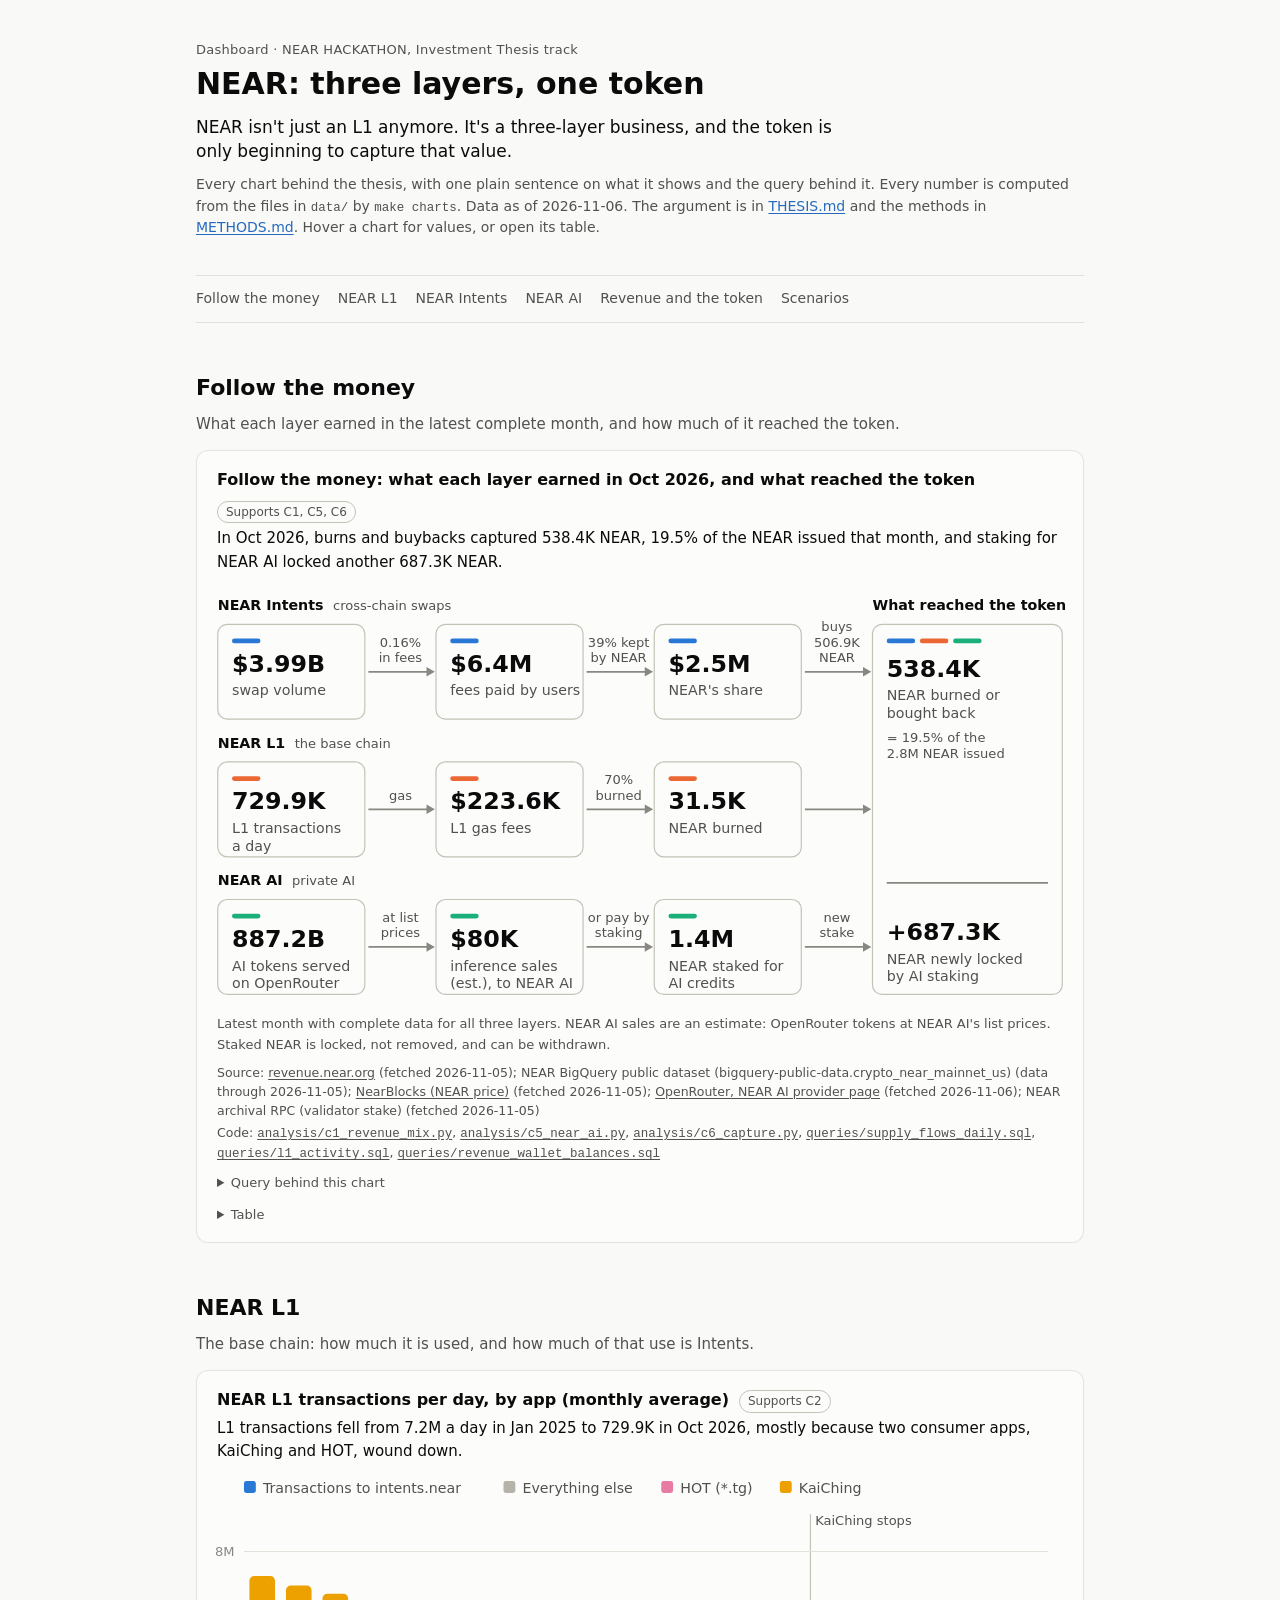
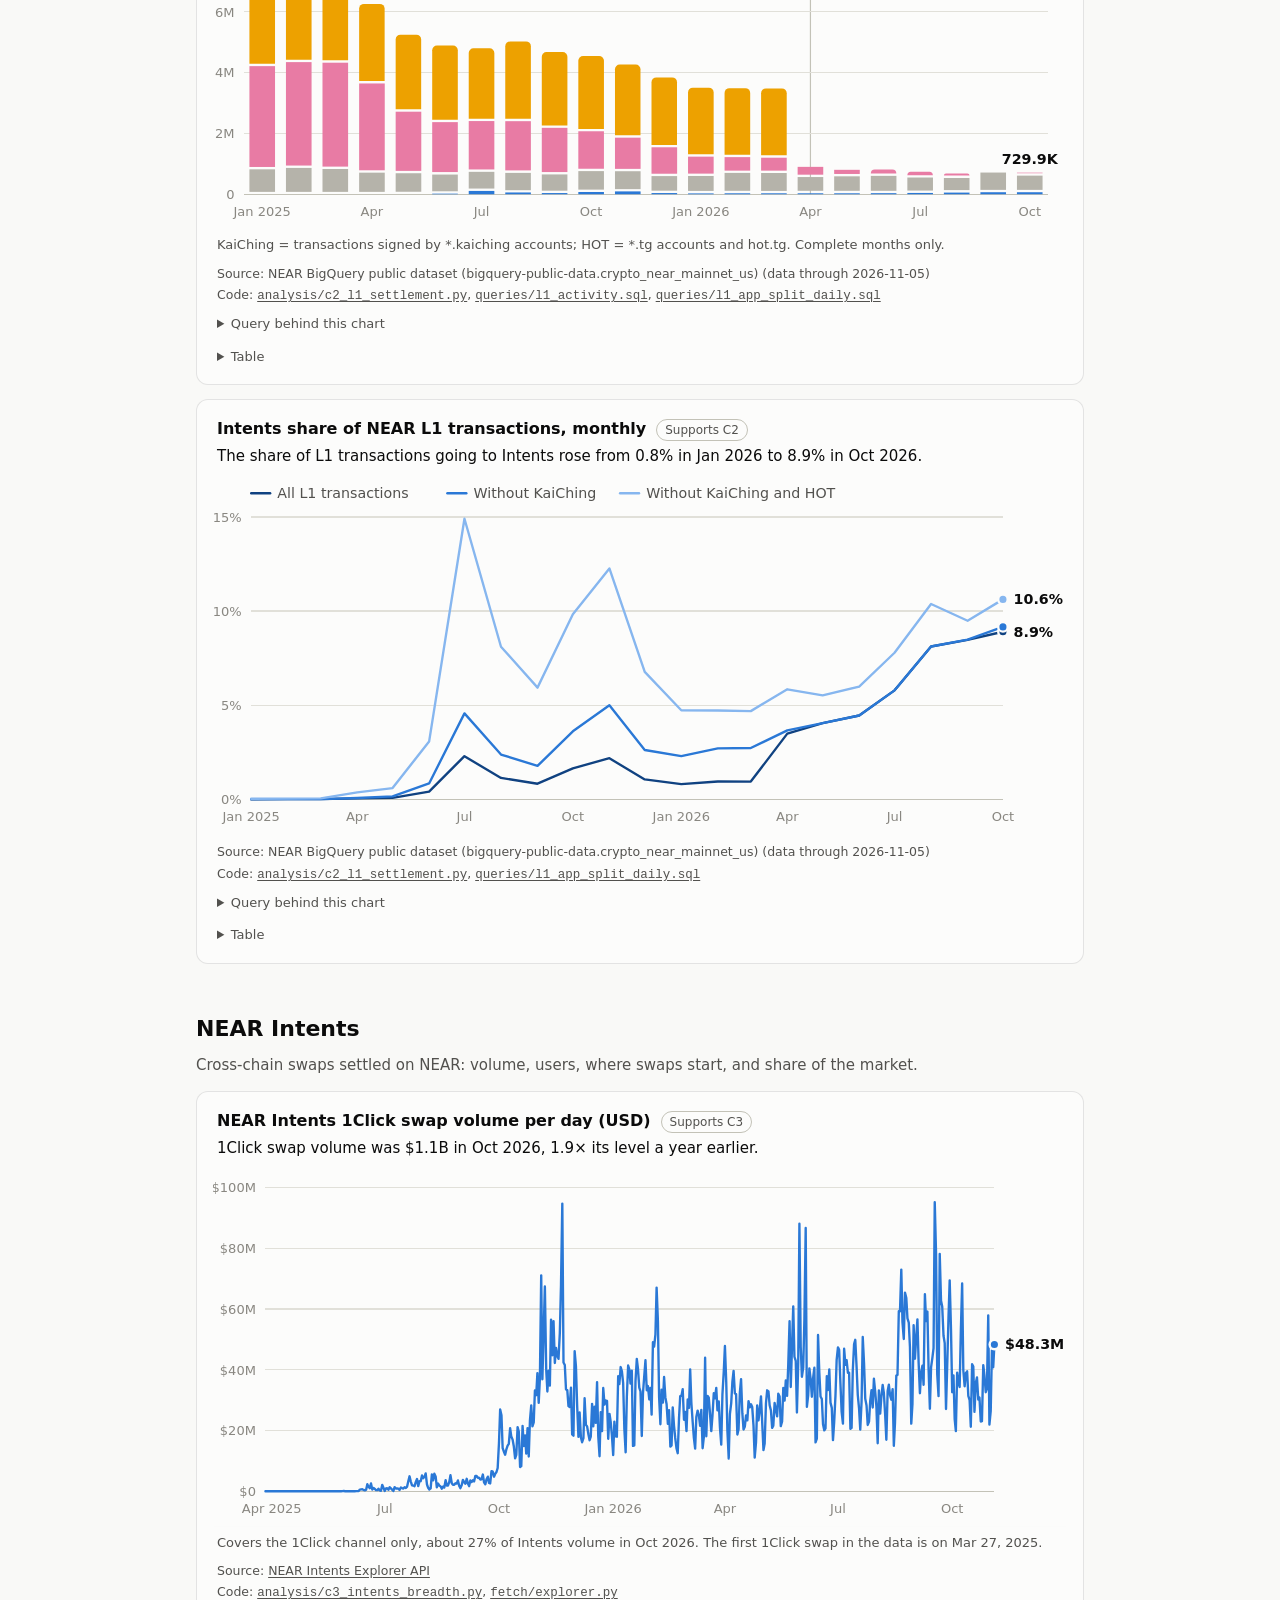
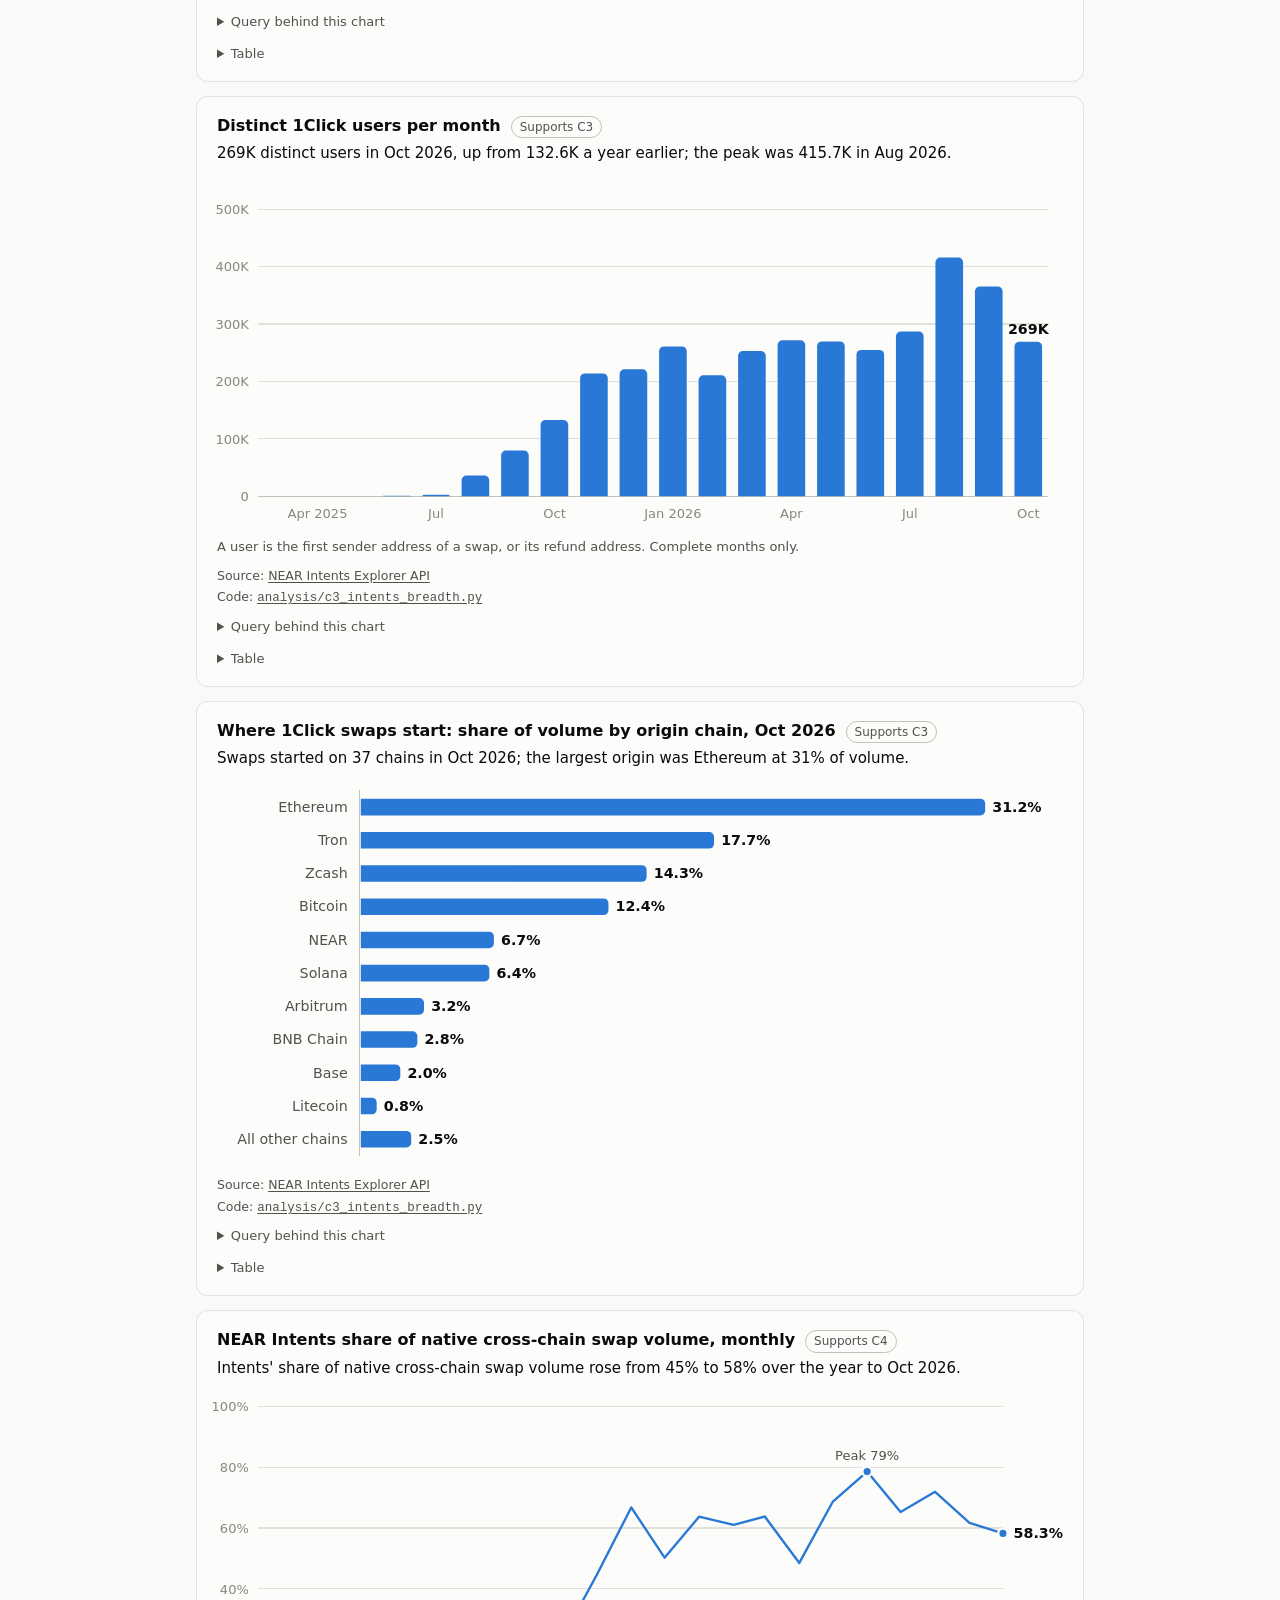
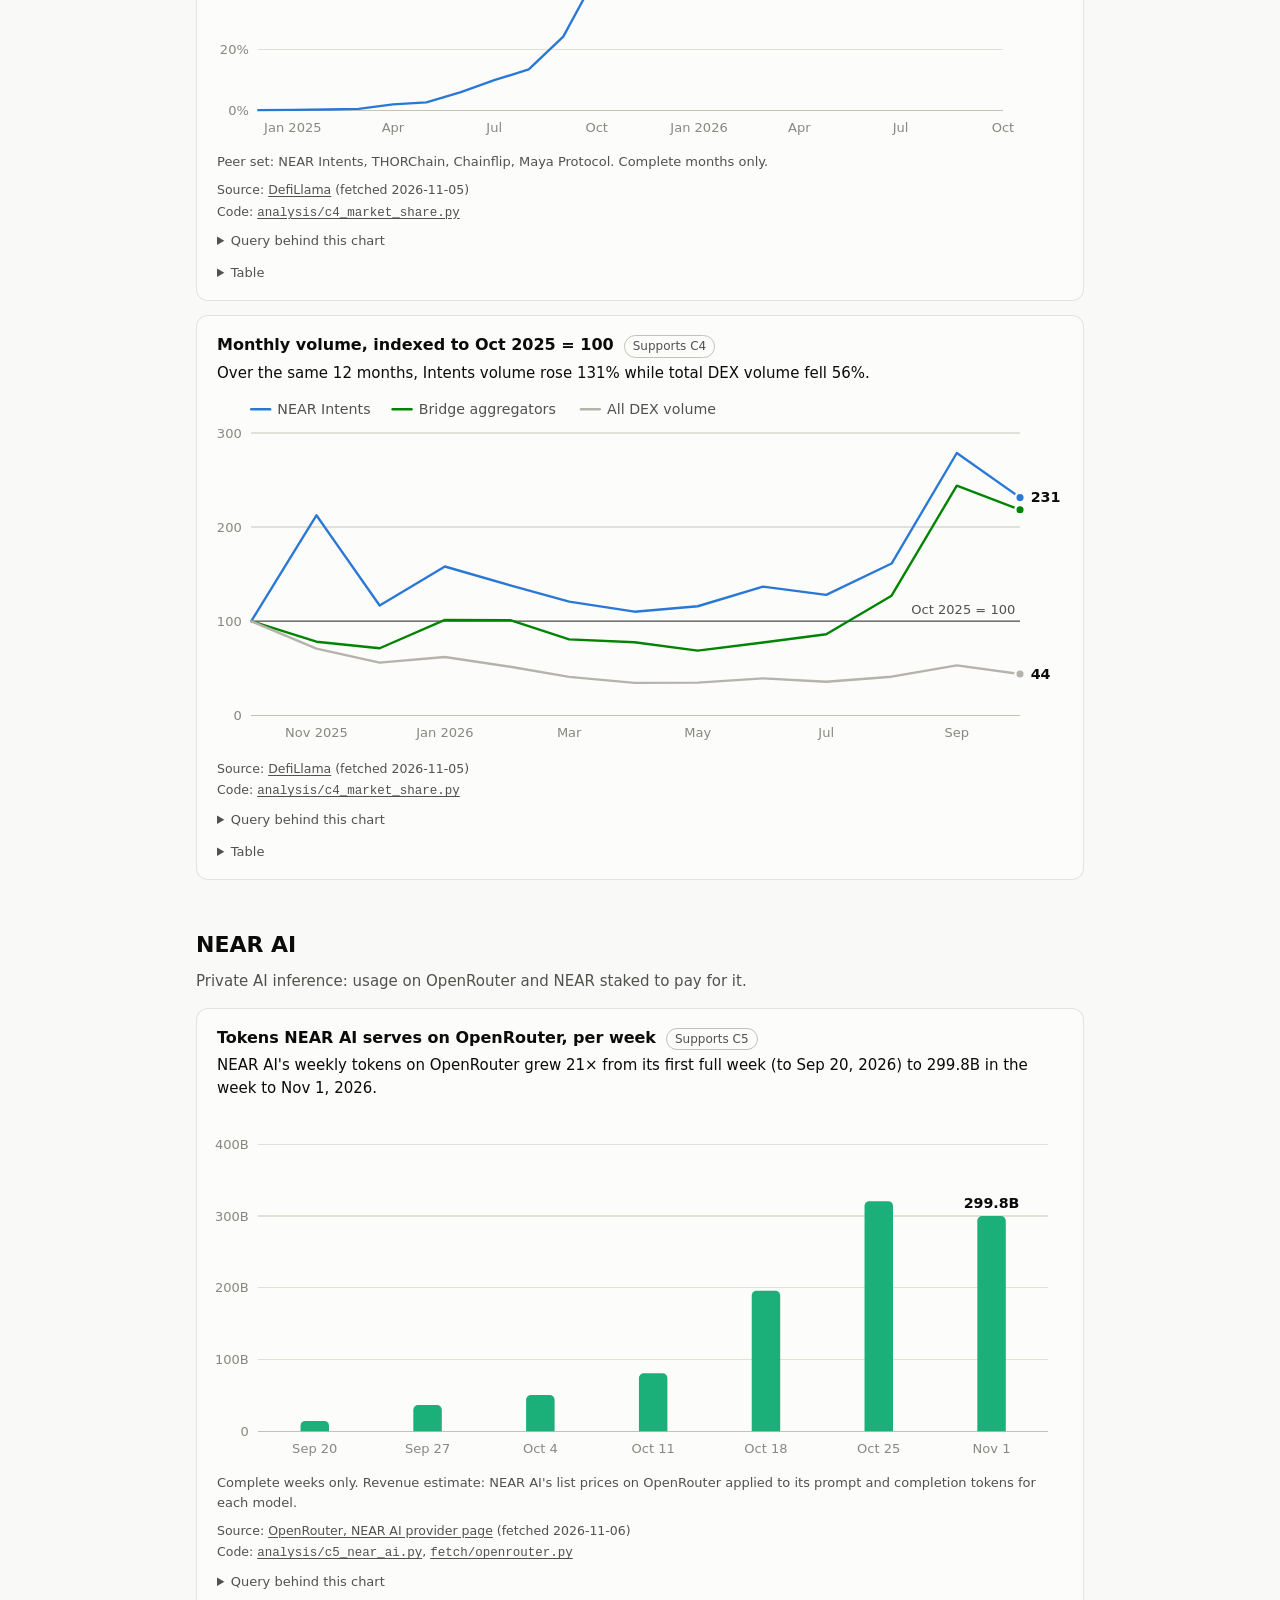
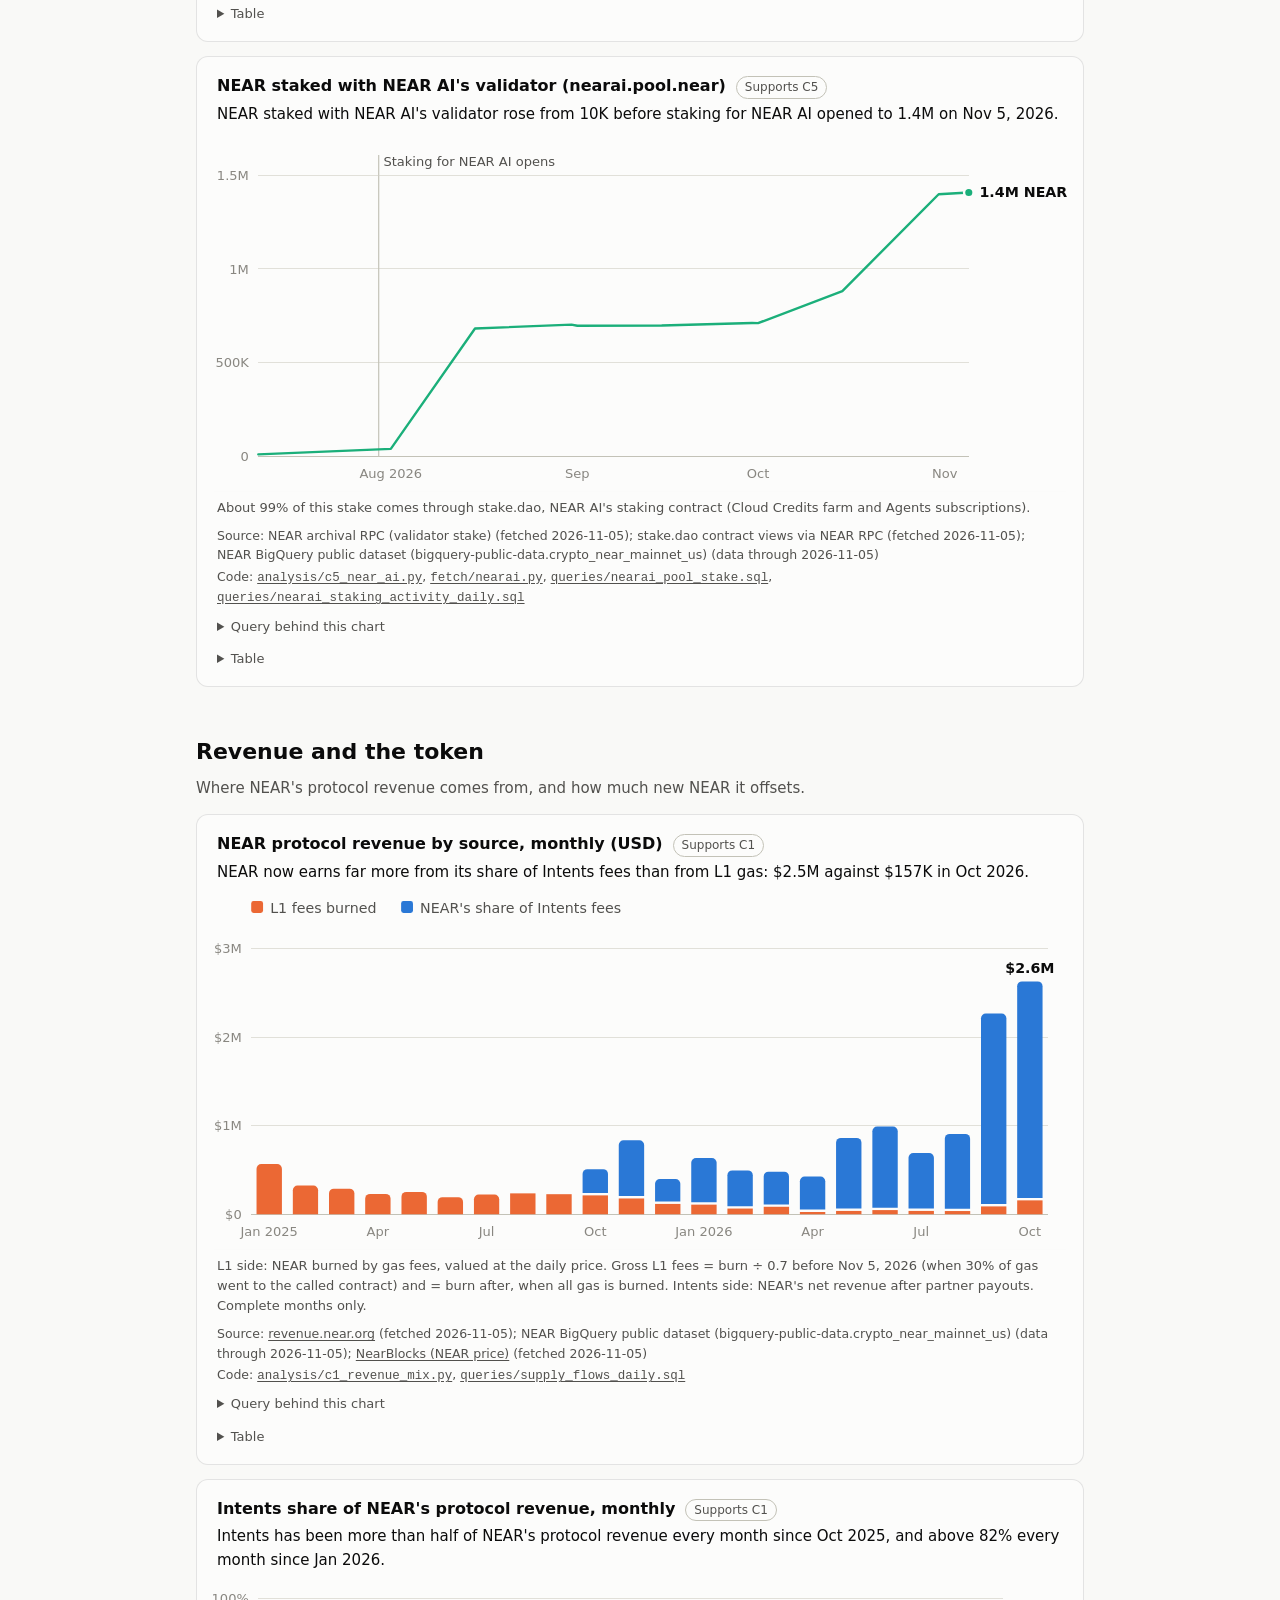
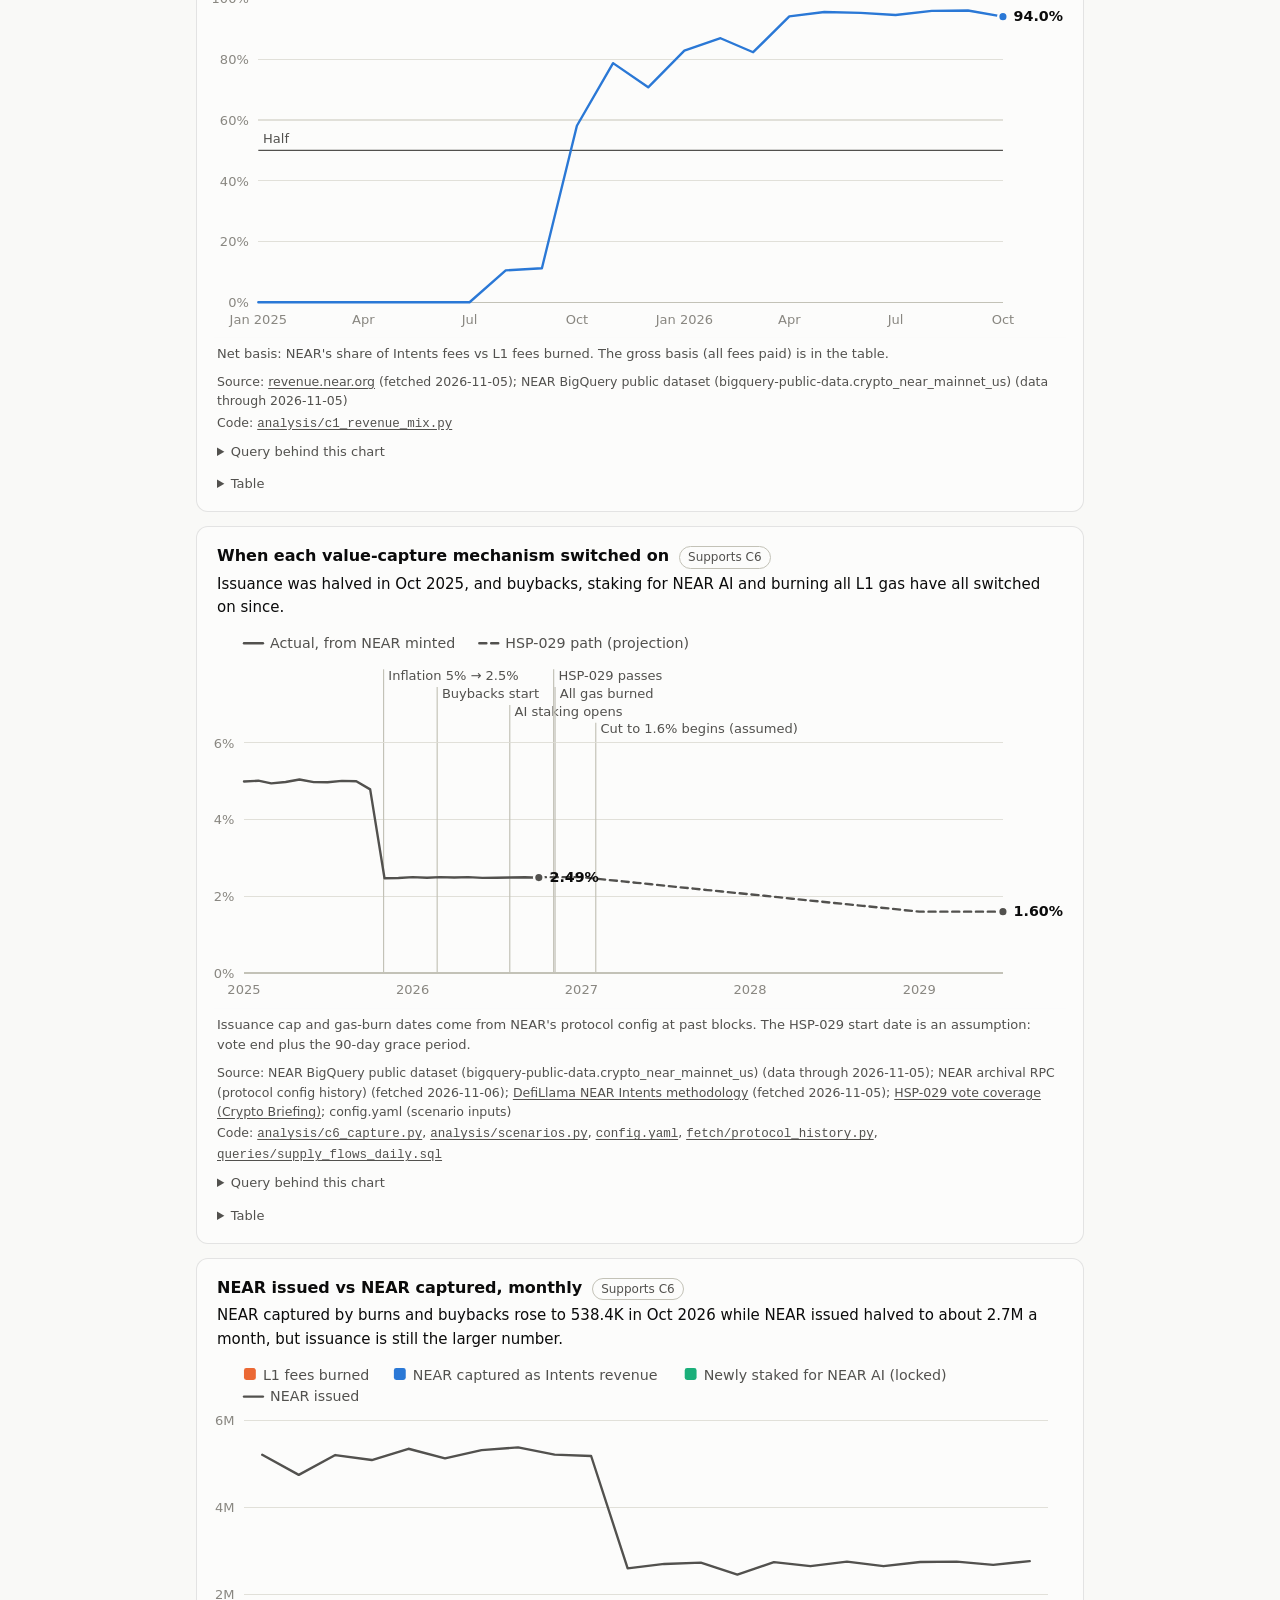
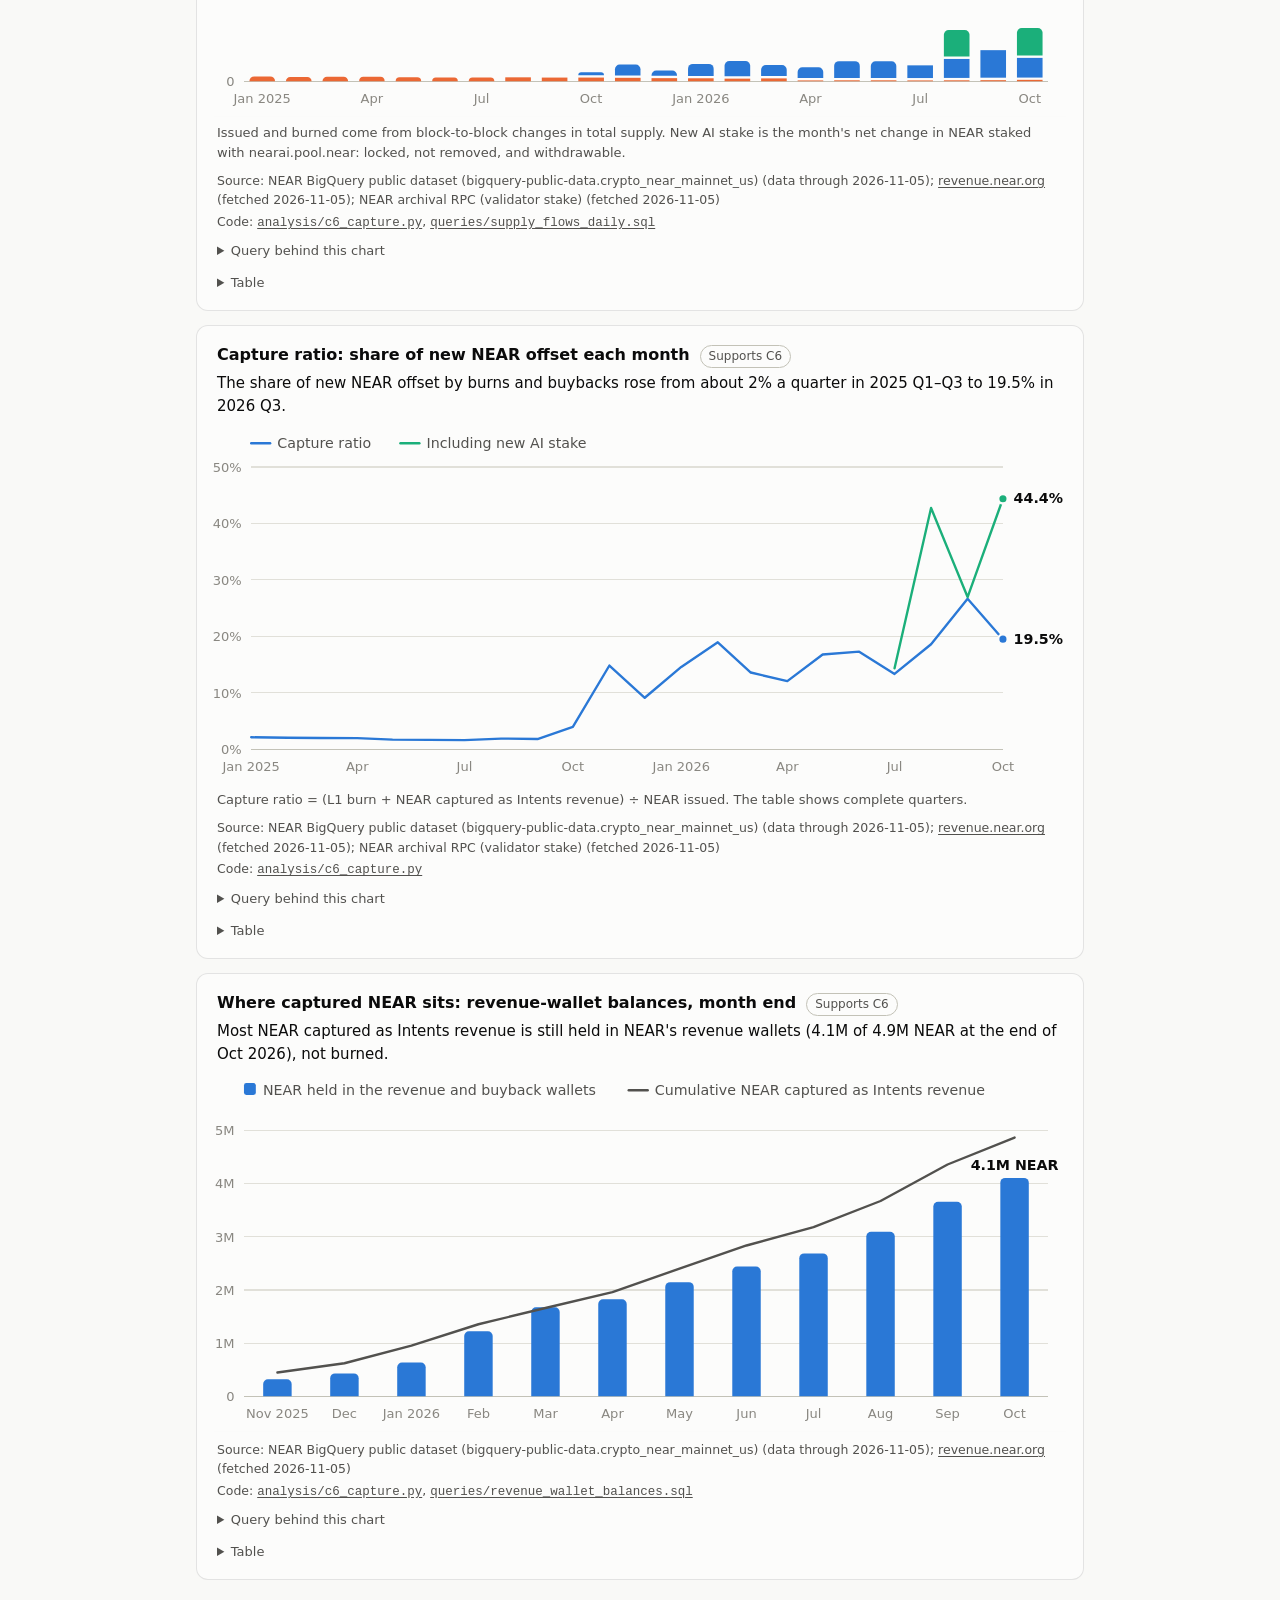
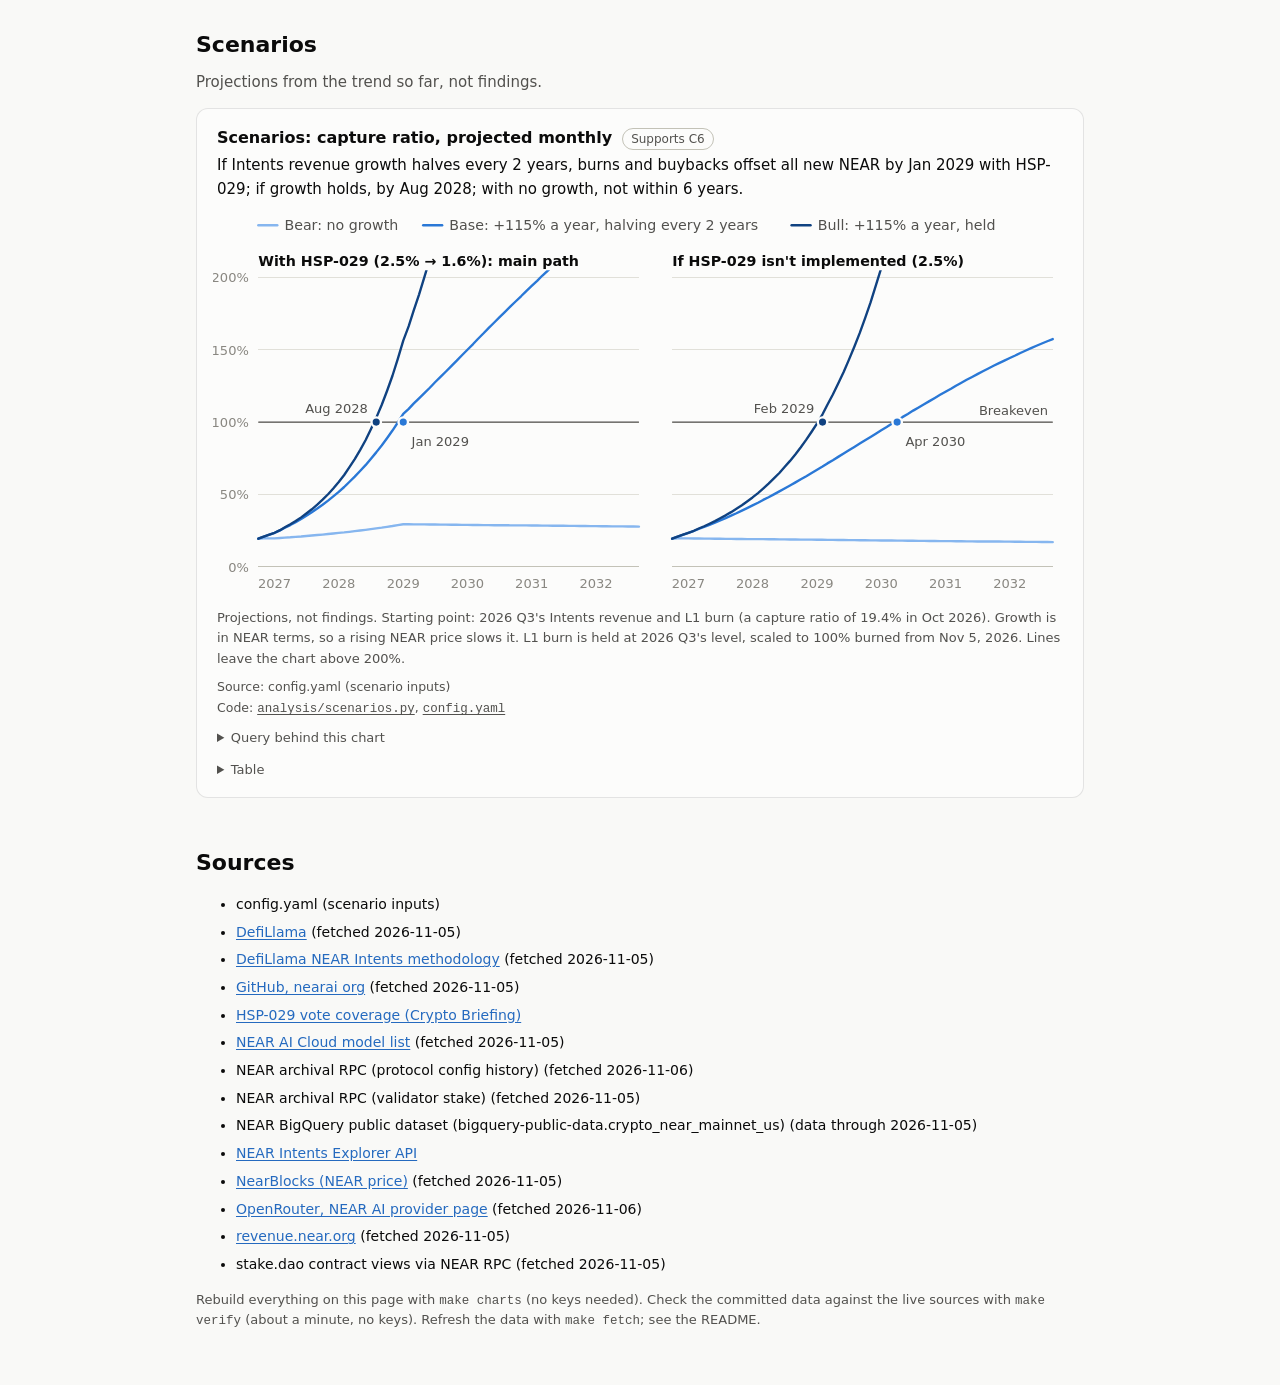
<file: versions/v2/site/index.html>
<!doctype html><html lang="en"><head><meta charset="utf-8"><meta name="viewport" content="width=device-width, initial-scale=1"><title>NEAR Thesis Dashboard</title><meta name="description" content="Every chart behind the NEAR three-layer thesis, with the query behind it."><link rel="stylesheet" href="style.css"><style>:root{color-scheme:light;--surface:#fcfcfb;--page:#f9f9f7;--text-1:#0b0b0b;--text-2:#52514e;--muted:#898781;--grid:#e1e0d9;--axis:#c3c2b7;--border:rgba(11,11,11,0.10);--wash:rgba(11,11,11,0.05);--link:#256abf;--c-intents:#2a78d6;--c-l1:#eb6834;--c-ai:#1baf7a;--c-kaiching:#eda100;--c-hot:#e87ba4;--c-agg:#008300;--c-rest:#b5b3aa;--c-ink:#52514e;--c-o1:#86b6ef;--c-o2:#2a78d6;--c-o3:#104281}@media (prefers-color-scheme: dark){:root:not([data-theme="light"]){color-scheme:dark;--surface:#1a1a19;--page:#0d0d0d;--text-1:#f0efec;--text-2:#c3c2b7;--muted:#898781;--grid:#2c2c2a;--axis:#383835;--border:rgba(255,255,255,0.10);--wash:rgba(255,255,255,0.07);--link:#86b6ef;--c-intents:#3987e5;--c-l1:#d95926;--c-ai:#199e70;--c-kaiching:#c98500;--c-hot:#d55181;--c-agg:#008300;--c-rest:#5f5e59;--c-ink:#c3c2b7;--c-o1:#184f95;--c-o2:#3987e5;--c-o3:#9ec5f4}}:root[data-theme="dark"]{color-scheme:dark;--surface:#1a1a19;--page:#0d0d0d;--text-1:#f0efec;--text-2:#c3c2b7;--muted:#898781;--grid:#2c2c2a;--axis:#383835;--border:rgba(255,255,255,0.10);--wash:rgba(255,255,255,0.07);--link:#86b6ef;--c-intents:#3987e5;--c-l1:#d95926;--c-ai:#199e70;--c-kaiching:#c98500;--c-hot:#d55181;--c-agg:#008300;--c-rest:#5f5e59;--c-ink:#c3c2b7;--c-o1:#184f95;--c-o2:#3987e5;--c-o3:#9ec5f4}.c-bg{fill:var(--surface)}.c-grid{stroke:var(--grid);stroke-width:1;shape-rendering:crispEdges}.c-axis{stroke:var(--axis);stroke-width:1;shape-rendering:crispEdges}svg text{font-family:system-ui, -apple-system, "Segoe UI", sans-serif}.c-tick{fill:var(--muted);font-size:11px;font-variant-numeric:tabular-nums}.c-lbl{fill:var(--text-2);font-size:12px}.c-sm{fill:var(--text-2);font-size:11px}.c-val{fill:var(--text-1);font-size:12px;font-weight:600}.c-big{fill:var(--text-1);font-size:20px;font-weight:600}.c-head{fill:var(--text-1);font-size:12px;font-weight:600}.c-ref{stroke:var(--text-2);stroke-width:1}.c-event{stroke:var(--axis);stroke-width:1}.c-line{fill:none;stroke-width:2;stroke-linejoin:round;stroke-linecap:round}.c-dash{stroke-dasharray:6 4}.c-ring{stroke:var(--surface);stroke-width:2}.c-node{fill:var(--surface);stroke:var(--axis);stroke-width:1}.c-arrow{stroke:var(--muted);stroke-width:1.5;fill:none}.c-head-fill{fill:var(--muted)}.c-hl{fill:var(--wash)}.f-intents{fill:var(--c-intents)}.k-intents{stroke:var(--c-intents)}.f-l1{fill:var(--c-l1)}.k-l1{stroke:var(--c-l1)}.f-ai{fill:var(--c-ai)}.k-ai{stroke:var(--c-ai)}.f-kaiching{fill:var(--c-kaiching)}.k-kaiching{stroke:var(--c-kaiching)}.f-hot{fill:var(--c-hot)}.k-hot{stroke:var(--c-hot)}.f-agg{fill:var(--c-agg)}.k-agg{stroke:var(--c-agg)}.f-rest{fill:var(--c-rest)}.k-rest{stroke:var(--c-rest)}.f-ink{fill:var(--c-ink)}.k-ink{stroke:var(--c-ink)}.f-o1{fill:var(--c-o1)}.k-o1{stroke:var(--c-o1)}.f-o2{fill:var(--c-o2)}.k-o2{stroke:var(--c-o2)}.f-o3{fill:var(--c-o3)}.k-o3{stroke:var(--c-o3)}</style></head><body><main><header class="hero"><p class="kicker">Dashboard · NEAR HACKATHON, Investment Thesis track</p><h1>NEAR: three layers, one token</h1><p class="thesis">NEAR isn't just an L1 anymore. It's a three-layer business, and the token is only beginning to capture that value.</p><p class="asof">Every chart behind the thesis, with one plain sentence on what it shows and the query behind it. Every number is computed from the files in <code>data/</code> by <code>make charts</code>. Data as of 2026-11-06. The argument is in <a href="../THESIS.md">THESIS.md</a> and the methods in <a href="../METHODS.md">METHODS.md</a>. Hover a chart for values, or open its table.</p></header><nav class="toc"><a href="#follow-the-money">Follow the money</a><a href="#near-l1">NEAR L1</a><a href="#near-intents">NEAR Intents</a><a href="#near-ai">NEAR AI</a><a href="#revenue-and-the-token">Revenue and the token</a><a href="#scenarios">Scenarios</a></nav><section class="part" id="follow-the-money"><h2>Follow the money</h2><p class="lede">What each layer earned in the latest complete month, and how much of it reached the token.</p><article class="card" id="money-flow"><div class="card-head"><h3>Follow the money: what each layer earned in Oct 2026, and what reached the token</h3><span class="badge">Supports C1, C5, C6</span></div><p class="sentence">In Oct 2026, burns and buybacks captured 538.4K NEAR, 19.5% of the NEAR issued that month, and staking for NEAR AI locked another 687.3K NEAR.</p><div class="chart-wrap"><svg viewBox="0 0 720 358" role="img" aria-labelledby="money-flow-t money-flow-d" class="chart" id="svg-money-flow"><title id="money-flow-t">Follow the money: what each layer earned in Oct 2026, and what reached the token</title><desc id="money-flow-d">In Oct 2026, users paid $6.4M in fees on $3.99B of Intents swaps (0.16%). NEAR kept $2.5M (39%; the rest went to partner apps and solvers), worth 506.9K NEAR, which funds buybacks. L1 gas fees burned another 31.5K NEAR. Together that is 538.4K NEAR, 19.5% of the 2.8M NEAR issued in the month. NEAR AI sold an estimated $80K of inference on OpenRouter; that money goes to NEAR AI, and no published mechanism sends it to the token. What reaches the token from NEAR AI is staking: customers staked 687.3K more NEAR for inference credits, which locks it without removing it.</desc><rect class="c-bg" width="720" height="358"/><text x="4.0" y="22.0" class="c-head">NEAR Intents<tspan class="c-sm" font-weight="400" dx="8">cross-chain swaps</tspan></text><text x="4.0" y="138.0" class="c-head">NEAR L1<tspan class="c-sm" font-weight="400" dx="8">the base chain</tspan></text><text x="4.0" y="254.0" class="c-head">NEAR AI<tspan class="c-sm" font-weight="400" dx="8">private AI</tspan></text><text x="556.0" y="22.0" class="c-head" text-anchor="start">What reached the token</text><rect x="4.0" y="34.0" width="124.0" height="80.0" rx="8" class="c-node"/><rect x="16.0" y="46.0" width="24" height="4" rx="2" class="f-intents"/><text x="16.0" y="74.0" class="c-big" text-anchor="start">$3.99B</text><text x="16.0" y="94.0" class="c-lbl" text-anchor="start">swap volume</text><rect x="188.0" y="34.0" width="124.0" height="80.0" rx="8" class="c-node"/><rect x="200.0" y="46.0" width="24" height="4" rx="2" class="f-intents"/><text x="200.0" y="74.0" class="c-big" text-anchor="start">$6.4M</text><text x="200.0" y="94.0" class="c-lbl" text-anchor="start">fees paid by users</text><rect x="372.0" y="34.0" width="124.0" height="80.0" rx="8" class="c-node"/><rect x="384.0" y="46.0" width="24" height="4" rx="2" class="f-intents"/><text x="384.0" y="74.0" class="c-big" text-anchor="start">$2.5M</text><text x="384.0" y="94.0" class="c-lbl" text-anchor="start">NEAR&#x27;s share</text><rect x="4.0" y="150.0" width="124.0" height="80.0" rx="8" class="c-node"/><rect x="16.0" y="162.0" width="24" height="4" rx="2" class="f-l1"/><text x="16.0" y="190.0" class="c-big" text-anchor="start">729.9K</text><text x="16.0" y="210.0" class="c-lbl" text-anchor="start">L1 transactions</text><text x="16.0" y="225.0" class="c-lbl" text-anchor="start">a day</text><rect x="188.0" y="150.0" width="124.0" height="80.0" rx="8" class="c-node"/><rect x="200.0" y="162.0" width="24" height="4" rx="2" class="f-l1"/><text x="200.0" y="190.0" class="c-big" text-anchor="start">$223.6K</text><text x="200.0" y="210.0" class="c-lbl" text-anchor="start">L1 gas fees</text><rect x="372.0" y="150.0" width="124.0" height="80.0" rx="8" class="c-node"/><rect x="384.0" y="162.0" width="24" height="4" rx="2" class="f-l1"/><text x="384.0" y="190.0" class="c-big" text-anchor="start">31.5K</text><text x="384.0" y="210.0" class="c-lbl" text-anchor="start">NEAR burned</text><rect x="4.0" y="266.0" width="124.0" height="80.0" rx="8" class="c-node"/><rect x="16.0" y="278.0" width="24" height="4" rx="2" class="f-ai"/><text x="16.0" y="306.0" class="c-big" text-anchor="start">887.2B</text><text x="16.0" y="326.0" class="c-lbl" text-anchor="start">AI tokens served</text><text x="16.0" y="341.0" class="c-lbl" text-anchor="start">on OpenRouter</text><rect x="188.0" y="266.0" width="124.0" height="80.0" rx="8" class="c-node"/><rect x="200.0" y="278.0" width="24" height="4" rx="2" class="f-ai"/><text x="200.0" y="306.0" class="c-big" text-anchor="start">$80K</text><text x="200.0" y="326.0" class="c-lbl" text-anchor="start">inference sales</text><text x="200.0" y="341.0" class="c-lbl" text-anchor="start">(est.), to NEAR AI</text><rect x="372.0" y="266.0" width="124.0" height="80.0" rx="8" class="c-node"/><rect x="384.0" y="278.0" width="24" height="4" rx="2" class="f-ai"/><text x="384.0" y="306.0" class="c-big" text-anchor="start">1.4M</text><text x="384.0" y="326.0" class="c-lbl" text-anchor="start">NEAR staked for</text><text x="384.0" y="341.0" class="c-lbl" text-anchor="start">AI credits</text><rect x="556" y="34" width="160" height="312" rx="8" class="c-node"/><rect x="568" y="46" width="24" height="4" rx="2" class="f-intents"/><rect x="596" y="46" width="24" height="4" rx="2" class="f-l1"/><rect x="624" y="46" width="24" height="4" rx="2" class="f-ai"/><text x="568.0" y="78.0" class="c-big" text-anchor="start">538.4K</text><text x="568.0" y="98.0" class="c-lbl" text-anchor="start">NEAR burned or</text><text x="568.0" y="113.0" class="c-lbl" text-anchor="start">bought back</text><text x="568.0" y="133.0" class="c-sm" text-anchor="start">= 19.5% of the</text><text x="568.0" y="147.0" class="c-sm" text-anchor="start">2.8M NEAR issued</text><line x1="568" y1="252" x2="704" y2="252" class="c-arrow"/><text x="568.0" y="300.0" class="c-big" text-anchor="start">+687.3K</text><text x="568.0" y="320.0" class="c-lbl" text-anchor="start">NEAR newly locked</text><text x="568.0" y="335.0" class="c-lbl" text-anchor="start">by AI staking</text><line x1="131.0" y1="74.0" x2="182.0" y2="74.0" class="c-arrow"/><path d="M187.0,74.0l-7.0,-4v8z" class="c-head-fill"/><text x="158.0" y="53.0" class="c-sm" text-anchor="middle">0.16%</text><text x="158.0" y="66.0" class="c-sm" text-anchor="middle">in fees</text><line x1="315.0" y1="74.0" x2="366.0" y2="74.0" class="c-arrow"/><path d="M371.0,74.0l-7.0,-4v8z" class="c-head-fill"/><text x="342.0" y="53.0" class="c-sm" text-anchor="middle">39% kept</text><text x="342.0" y="66.0" class="c-sm" text-anchor="middle">by NEAR</text><line x1="499.0" y1="74.0" x2="550.0" y2="74.0" class="c-arrow"/><path d="M555.0,74.0l-7.0,-4v8z" class="c-head-fill"/><text x="526.0" y="40.0" class="c-sm" text-anchor="middle">buys</text><text x="526.0" y="53.0" class="c-sm" text-anchor="middle">506.9K</text><text x="526.0" y="66.0" class="c-sm" text-anchor="middle">NEAR</text><line x1="131.0" y1="190.0" x2="182.0" y2="190.0" class="c-arrow"/><path d="M187.0,190.0l-7.0,-4v8z" class="c-head-fill"/><text x="158.0" y="182.0" class="c-sm" text-anchor="middle">gas</text><line x1="315.0" y1="190.0" x2="366.0" y2="190.0" class="c-arrow"/><path d="M371.0,190.0l-7.0,-4v8z" class="c-head-fill"/><text x="342.0" y="169.0" class="c-sm" text-anchor="middle">70%</text><text x="342.0" y="182.0" class="c-sm" text-anchor="middle">burned</text><line x1="499.0" y1="190.0" x2="550.0" y2="190.0" class="c-arrow"/><path d="M555.0,190.0l-7.0,-4v8z" class="c-head-fill"/><line x1="131.0" y1="306.0" x2="182.0" y2="306.0" class="c-arrow"/><path d="M187.0,306.0l-7.0,-4v8z" class="c-head-fill"/><text x="158.0" y="285.0" class="c-sm" text-anchor="middle">at list</text><text x="158.0" y="298.0" class="c-sm" text-anchor="middle">prices</text><line x1="315.0" y1="306.0" x2="366.0" y2="306.0" class="c-arrow"/><path d="M371.0,306.0l-7.0,-4v8z" class="c-head-fill"/><text x="342.0" y="285.0" class="c-sm" text-anchor="middle">or pay by</text><text x="342.0" y="298.0" class="c-sm" text-anchor="middle">staking</text><line x1="499.0" y1="306.0" x2="550.0" y2="306.0" class="c-arrow"/><path d="M555.0,306.0l-7.0,-4v8z" class="c-head-fill"/><text x="526.0" y="285.0" class="c-sm" text-anchor="middle">new</text><text x="526.0" y="298.0" class="c-sm" text-anchor="middle">stake</text></svg></div><p class="note">Latest month with complete data for all three layers. NEAR AI sales are an estimate: OpenRouter tokens at NEAR AI&#x27;s list prices. Staked NEAR is locked, not removed, and can be withdrawn.</p><p class="meta"><span>Source: <a href="https://revenue.near.org/">revenue.near.org</a> (fetched 2026-11-05); NEAR BigQuery public dataset (bigquery-public-data.crypto_near_mainnet_us) (data through 2026-11-05); <a href="https://api.nearblocks.io/v1/charts">NearBlocks (NEAR price)</a> (fetched 2026-11-05); <a href="https://openrouter.ai/provider/near-ai">OpenRouter, NEAR AI provider page</a> (fetched 2026-11-06); NEAR archival RPC (validator stake) (fetched 2026-11-05)</span><span>Code: <a href="../../../analysis/c1_revenue_mix.py"><code>analysis/c1_revenue_mix.py</code></a>, <a href="../../../analysis/c5_near_ai.py"><code>analysis/c5_near_ai.py</code></a>, <a href="../../../analysis/c6_capture.py"><code>analysis/c6_capture.py</code></a>, <a href="../../../queries/supply_flows_daily.sql"><code>queries/supply_flows_daily.sql</code></a>, <a href="../../../queries/l1_activity.sql"><code>queries/l1_activity.sql</code></a>, <a href="../../../queries/revenue_wallet_balances.sql"><code>queries/revenue_wallet_balances.sql</code></a></span></p><details><summary>Query behind this chart</summary><p class="q-label">queries/supply_flows_daily.sql (NEAR BigQuery)</p><pre><code>-- Daily NEAR burned and NEAR minted since 2025-01-01, from block-to-block changes in total supply.
-- Within an epoch, total supply only falls: by the NEAR burned in each block (70% of L1 gas fees;
-- the other 30% is paid to contract developers and stays in supply). At each epoch boundary it
-- jumps up by the newly minted NEAR (validator rewards, i.e. inflation). So:
--   burned = sum of block-to-block decreases, minted = sum of increases.
-- Reads two numeric columns from the 32 GB blocks table, far cheaper than summing fees from the
-- 9.8 TB execution_outcomes table (173 GB). Differences are taken within each calendar month, so one
-- block-to-block change per month (the first block of the month) is not counted.
-- Used for: C1 (L1 side of the revenue mix: burned NEAR) and C6 (burn and issuance in the capture ratio).
WITH b AS (
  SELECT
    block_date,
    total_supply - LAG(total_supply) OVER (PARTITION BY DATE_TRUNC(block_date, MONTH) ORDER BY block_height) AS d
  FROM `bigquery-public-data.crypto_near_mainnet_us.blocks`
  WHERE block_date &gt;= &#x27;2025-01-01&#x27;
)
SELECT
  block_date,
  SUM(IF(d &lt; 0, -d, 0)) / 1e24 AS burned_near,
  SUM(IF(d &gt; 0, d, 0)) / 1e24 AS minted_near,
  COUNTIF(d &gt; 0) AS mint_blocks
FROM b
GROUP BY block_date
ORDER BY block_date</code></pre><p class="q-label">queries/l1_activity.sql (NEAR BigQuery)</p><pre><code>-- L1 activity since 2025-01-01, from one scan of the transactions table (two result shapes):
--   level = &#x27;daily&#x27;:    one row per day with total transactions, distinct signers (proxy for
--                       daily active accounts), transactions sent directly to intents.near,
--                       and NEAR burnt converting transactions to receipts.
--   level = &#x27;receiver&#x27;: one row per month and receiving account (top 25 per month), to see
--                       which apps drive L1 activity and which large app left in early 2026.
-- GROUPING SETS lets both come from a single pass over four columns, which roughly halves the
-- bytes scanned compared with two separate queries. Longer L1 history (2020+) comes from NearBlocks.
-- Used for: C2 and the L1 layer in Part 2.
WITH grouped AS (
  SELECT
    IF(GROUPING(block_date) = 0, &#x27;daily&#x27;, &#x27;receiver&#x27;) AS level,
    block_date,
    month,
    receiver_account_id,
    COUNT(*) AS transactions,
    COUNT(DISTINCT signer_account_id) AS signers,
    COUNTIF(receiver_account_id = &#x27;intents.near&#x27;) AS tx_to_intents,
    COUNT(DISTINCT IF(receiver_account_id = &#x27;intents.near&#x27;, signer_account_id, NULL)) AS signers_to_intents,
    SUM(receipt_conversion_tokens_burnt) / 1e24 AS tx_conversion_burnt_near
  FROM (
    SELECT block_date, DATE_TRUNC(block_date, MONTH) AS month, receiver_account_id,
           signer_account_id, receipt_conversion_tokens_burnt
    FROM `bigquery-public-data.crypto_near_mainnet_us.transactions`
    WHERE block_date &gt;= &#x27;2025-01-01&#x27;
  )
  GROUP BY GROUPING SETS ((block_date), (month, receiver_account_id))
)
SELECT *
FROM grouped
WHERE TRUE
QUALIFY level = &#x27;daily&#x27;
     OR ROW_NUMBER() OVER (PARTITION BY level, month ORDER BY transactions DESC) &lt;= 25
ORDER BY level, block_date, month, transactions DESC</code></pre><p class="q-label">queries/revenue_wallet_balances.sql (NEAR BigQuery)</p><pre><code>-- Daily (per-epoch) NEAR balances of the wallets that receive NEAR Intents revenue,
-- as listed on revenue.near.org. The table is clustered by account_id, so this is cheap.
-- Used for: C6 (buybacks held vs burned) and cross-checking the revenue tracker.
SELECT
  epoch_date,
  account_id,
  liquid,
  staked,
  unstaked_not_liquid,
  reward
FROM `bigquery-public-data.crypto_near_mainnet_us.ft_balances_daily`
WHERE account_id IN (
  &#x27;buybacks.multisignature.near&#x27;,
  &#x27;fefundsadmin.sputnik-dao.near&#x27;,
  &#x27;1csfundsadmin.sputnik-dao.near&#x27;
)
  AND epoch_date &gt;= &#x27;2025-01-01&#x27;  -- partition filter (this table has epoch_date, not block_date)
ORDER BY account_id, epoch_date</code></pre><p class="q-label">revenue.near.org</p><pre><code>GET https://revenue.near.org/  (the page embeds its data; fetch/revenue_tracker.py extracts the monthly revenue series and the daily fees-and-volume series)</code></pre><p class="q-label">OpenRouter</p><pre><code>GET https://openrouter.ai/provider/near-ai            (tokens per model per day)
GET https://openrouter.ai/api/v1/models/&lt;model&gt;/endpoints   (NEAR AI&#x27;s price per token)</code></pre><p class="q-label">NEAR RPC</p><pre><code>POST https://archival-rpc.mainnet.near.org
  {&quot;method&quot;: &quot;query&quot;, &quot;params&quot;: {&quot;request_type&quot;: &quot;call_function&quot;, &quot;account_id&quot;: &quot;nearai.pool.near&quot;,
   &quot;method_name&quot;: &quot;get_total_staked_balance&quot;, &quot;block_id&quot;: &lt;height&gt;}}</code></pre><p class="q-label">NearBlocks</p><pre><code>GET https://api.nearblocks.io/v1/charts   (daily NEAR price)</code></pre></details><details><summary>Table</summary><div class="table-wrap"><table><thead><tr><th>Step</th><th>Oct 2026</th></tr></thead><tbody><tr><td>Intents swap volume</td><td>$3.99B</td></tr><tr><td>Intents fees paid by users</td><td>$6.39M</td></tr><tr><td>Fee rate</td><td>0.160%</td></tr><tr><td>NEAR&#x27;s share of fees (USD)</td><td>$2.47M</td></tr><tr><td>NEAR&#x27;s share of fees (% of fees)</td><td>38.7%</td></tr><tr><td>NEAR&#x27;s share of fees (NEAR)</td><td>506.94K NEAR</td></tr><tr><td>Buyback wallet, change over the month</td><td>297.36K NEAR</td></tr><tr><td>L1 transactions per day (average)</td><td>729.93K</td></tr><tr><td>L1 gas fees (USD)</td><td>$223.61K</td></tr><tr><td>NEAR burned by L1 gas fees</td><td>31.46K NEAR</td></tr><tr><td>NEAR AI tokens served on OpenRouter</td><td>887.24B</td></tr><tr><td>NEAR AI inference sales on OpenRouter (estimate, list prices)</td><td>$80K</td></tr><tr><td>NEAR staked with NEAR AI&#x27;s validator, month end</td><td>1.4M NEAR</td></tr><tr><td>NEAR newly staked for NEAR AI (locked)</td><td>687.33K NEAR</td></tr><tr><td>NEAR captured (burn + Intents revenue)</td><td>538.4K NEAR</td></tr><tr><td>NEAR issued</td><td>2.76M NEAR</td></tr><tr><td>Capture ratio</td><td>19.5%</td></tr><tr><td>Capture ratio including new AI stake</td><td>44.4%</td></tr></tbody></table></div></details></article></section><section class="part" id="near-l1"><h2>NEAR L1</h2><p class="lede">The base chain: how much it is used, and how much of that use is Intents.</p><article class="card" id="c2-l1-tx"><div class="card-head"><h3>NEAR L1 transactions per day, by app (monthly average)</h3><span class="badge">Supports C2</span></div><p class="sentence">L1 transactions fell from 7.2M a day in Jan 2025 to 729.9K in Oct 2026, mostly because two consumer apps, KaiChing and HOT, wound down.</p><div class="chart-wrap"><svg viewBox="0 0 720 300" role="img" aria-labelledby="c2-l1-tx-t c2-l1-tx-d" class="chart" id="svg-c2-l1-tx" data-hover="hover-c2-l1-tx" tabindex="0"><title id="c2-l1-tx-t">NEAR L1 transactions per day, by app (monthly average)</title><desc id="c2-l1-tx-d">L1 transactions fell from 7.2M a day in Jan 2025 to 729.9K in Oct 2026, mostly as KaiChing and HOT wound down. Transactions to intents.near rose from 28.4K to 65K a day over Jan 2026–Oct 2026.</desc><rect class="c-bg" width="720" height="300"/><rect x="26.1" y="6.0" width="10" height="10" rx="2" class="f-intents"/><text x="42.1" y="16.0" class="c-lbl" text-anchor="start">Transactions to intents.near</text><rect x="244.9" y="6.0" width="10" height="10" rx="2" class="f-rest"/><text x="260.9" y="16.0" class="c-lbl" text-anchor="start">Everything else</text><rect x="377.9" y="6.0" width="10" height="10" rx="2" class="f-hot"/><text x="393.9" y="16.0" class="c-lbl" text-anchor="start">HOT (*.tg)</text><rect x="477.9" y="6.0" width="10" height="10" rx="2" class="f-kaiching"/><text x="493.9" y="16.0" class="c-lbl" text-anchor="start">KaiChing</text><text x="507.7" y="43.0" class="c-sm" text-anchor="start">KaiChing stops</text><line x1="503.7" x2="503.7" y1="34.0" y2="270.0" class="c-event"/><line x1="26.1" x2="704.0" y1="270.0" y2="270.0" class="c-axis"/><text x="18.1" y="274.0" class="c-tick" text-anchor="end">0</text><line x1="26.1" x2="704.0" y1="218.8" y2="218.8" class="c-grid"/><text x="18.1" y="222.8" class="c-tick" text-anchor="end">2M</text><line x1="26.1" x2="704.0" y1="167.5" y2="167.5" class="c-grid"/><text x="18.1" y="171.5" class="c-tick" text-anchor="end">4M</text><line x1="26.1" x2="704.0" y1="116.2" y2="116.2" class="c-grid"/><text x="18.1" y="120.2" class="c-tick" text-anchor="end">6M</text><line x1="26.1" x2="704.0" y1="65.0" y2="65.0" class="c-grid"/><text x="18.1" y="69.0" class="c-tick" text-anchor="end">8M</text><text x="41.5" y="288.0" class="c-tick" text-anchor="middle">Jan 2025</text><text x="133.9" y="288.0" class="c-tick" text-anchor="middle">Apr</text><text x="226.4" y="288.0" class="c-tick" text-anchor="middle">Jul</text><text x="318.8" y="288.0" class="c-tick" text-anchor="middle">Oct</text><text x="411.3" y="288.0" class="c-tick" text-anchor="middle">Jan 2026</text><text x="503.7" y="288.0" class="c-tick" text-anchor="middle">Apr</text><text x="596.2" y="288.0" class="c-tick" text-anchor="middle">Jul</text><text x="688.6" y="288.0" class="c-tick" text-anchor="middle">Oct</text><rect x="30.7" y="249.0" width="21.6" height="19.0" class="f-rest"/><rect x="30.7" y="162.0" width="21.6" height="85.0" class="f-hot"/><path d="M30.7,160.0V90.1A4.0,4.0 0 0 1 34.7,86.1H48.3A4.0,4.0 0 0 1 52.3,90.1V160.0Z" class="f-kaiching"/><rect x="61.5" y="247.8" width="21.6" height="20.2" class="f-rest"/><rect x="61.5" y="158.6" width="21.6" height="87.2" class="f-hot"/><path d="M61.5,156.6V98.0A4.0,4.0 0 0 1 65.5,94.0H79.1A4.0,4.0 0 0 1 83.1,98.0V156.6Z" class="f-kaiching"/><rect x="92.3" y="248.7" width="21.6" height="19.3" class="f-rest"/><rect x="92.3" y="159.1" width="21.6" height="87.6" class="f-hot"/><path d="M92.3,157.1V105.0A4.0,4.0 0 0 1 96.3,101.0H109.9A4.0,4.0 0 0 1 113.9,105.0V157.1Z" class="f-kaiching"/><rect x="123.2" y="251.8" width="21.6" height="16.2" class="f-rest"/><rect x="123.2" y="176.6" width="21.6" height="73.2" class="f-hot"/><path d="M123.2,174.6V113.5A4.0,4.0 0 0 1 127.2,109.5H140.7A4.0,4.0 0 0 1 144.7,113.5V174.6Z" class="f-kaiching"/><rect x="154.0" y="252.3" width="21.6" height="15.6" class="f-rest"/><rect x="154.0" y="200.4" width="21.6" height="49.9" class="f-hot"/><path d="M154.0,198.4V139.5A4.0,4.0 0 0 1 158.0,135.5H171.5A4.0,4.0 0 0 1 175.5,139.5V198.4Z" class="f-kaiching"/><rect x="184.8" y="269.5" width="21.6" height="0.5" class="f-intents"/><rect x="184.8" y="253.4" width="21.6" height="14.1" class="f-rest"/><rect x="184.8" y="209.2" width="21.6" height="42.1" class="f-hot"/><path d="M184.8,207.2V148.6A4.0,4.0 0 0 1 188.8,144.6H202.4A4.0,4.0 0 0 1 206.4,148.6V207.2Z" class="f-kaiching"/><rect x="215.6" y="267.2" width="21.6" height="2.8" class="f-intents"/><rect x="215.6" y="251.1" width="21.6" height="14.1" class="f-rest"/><rect x="215.6" y="208.3" width="21.6" height="40.8" class="f-hot"/><path d="M215.6,206.3V150.9A4.0,4.0 0 0 1 219.6,146.9H233.2A4.0,4.0 0 0 1 237.2,150.9V206.3Z" class="f-kaiching"/><rect x="246.4" y="268.5" width="21.6" height="1.5" class="f-intents"/><rect x="246.4" y="252.0" width="21.6" height="14.6" class="f-rest"/><rect x="246.4" y="208.4" width="21.6" height="41.5" class="f-hot"/><path d="M246.4,206.4V145.2A4.0,4.0 0 0 1 250.4,141.2H264.0A4.0,4.0 0 0 1 268.0,145.2V206.4Z" class="f-kaiching"/><rect x="277.2" y="269.0" width="21.6" height="1.0" class="f-intents"/><rect x="277.2" y="253.3" width="21.6" height="13.7" class="f-rest"/><rect x="277.2" y="214.0" width="21.6" height="37.3" class="f-hot"/><path d="M277.2,212.0V154.1A4.0,4.0 0 0 1 281.2,150.1H294.8A4.0,4.0 0 0 1 298.8,154.1V212.0Z" class="f-kaiching"/><rect x="308.0" y="268.1" width="21.6" height="1.9" class="f-intents"/><rect x="308.0" y="250.5" width="21.6" height="15.6" class="f-rest"/><rect x="308.0" y="216.9" width="21.6" height="31.6" class="f-hot"/><path d="M308.0,214.9V157.5A4.0,4.0 0 0 1 312.0,153.5H325.6A4.0,4.0 0 0 1 329.6,157.5V214.9Z" class="f-kaiching"/><rect x="338.9" y="267.6" width="21.6" height="2.4" class="f-intents"/><rect x="338.9" y="250.6" width="21.6" height="15.1" class="f-rest"/><rect x="338.9" y="222.3" width="21.6" height="26.3" class="f-hot"/><path d="M338.9,220.3V164.6A4.0,4.0 0 0 1 342.9,160.6H356.4A4.0,4.0 0 0 1 360.4,164.6V220.3Z" class="f-kaiching"/><rect x="369.7" y="269.0" width="21.6" height="1.0" class="f-intents"/><rect x="369.7" y="254.7" width="21.6" height="12.3" class="f-rest"/><rect x="369.7" y="230.4" width="21.6" height="22.3" class="f-hot"/><path d="M369.7,228.4V175.5A4.0,4.0 0 0 1 373.7,171.5H387.2A4.0,4.0 0 0 1 391.2,175.5V228.4Z" class="f-kaiching"/><rect x="400.5" y="269.3" width="21.6" height="0.7" class="f-intents"/><rect x="400.5" y="254.6" width="21.6" height="12.6" class="f-rest"/><rect x="400.5" y="238.3" width="21.6" height="14.3" class="f-hot"/><path d="M400.5,236.3V184.2A4.0,4.0 0 0 1 404.5,180.2H418.1A4.0,4.0 0 0 1 422.1,184.2V236.3Z" class="f-kaiching"/><rect x="431.3" y="269.2" width="21.6" height="0.8" class="f-intents"/><rect x="431.3" y="252.0" width="21.6" height="15.1" class="f-rest"/><rect x="431.3" y="238.7" width="21.6" height="11.4" class="f-hot"/><path d="M431.3,236.7V184.6A4.0,4.0 0 0 1 435.3,180.6H448.9A4.0,4.0 0 0 1 452.9,184.6V236.7Z" class="f-kaiching"/><rect x="462.1" y="269.2" width="21.6" height="0.8" class="f-intents"/><rect x="462.1" y="252.1" width="21.6" height="15.1" class="f-rest"/><rect x="462.1" y="239.2" width="21.6" height="10.9" class="f-hot"/><path d="M462.1,237.2V184.8A4.0,4.0 0 0 1 466.1,180.8H479.7A4.0,4.0 0 0 1 483.7,184.8V237.2Z" class="f-kaiching"/><rect x="492.9" y="269.2" width="21.6" height="0.8" class="f-intents"/><rect x="492.9" y="255.5" width="21.6" height="11.6" class="f-rest"/><rect x="492.9" y="246.9" width="21.6" height="6.6" class="f-hot"/><rect x="523.7" y="269.2" width="21.6" height="0.8" class="f-intents"/><rect x="523.7" y="254.9" width="21.6" height="12.2" class="f-rest"/><rect x="523.7" y="249.4" width="21.6" height="3.5" class="f-hot"/><rect x="554.6" y="269.1" width="21.6" height="0.9" class="f-intents"/><rect x="554.6" y="254.5" width="21.6" height="12.6" class="f-rest"/><path d="M554.6,252.5V252.5A3.4,3.4 0 0 1 557.9,249.1H572.8A3.4,3.4 0 0 1 576.1,252.5V252.5Z" class="f-hot"/><rect x="585.4" y="268.9" width="21.6" height="1.1" class="f-intents"/><rect x="585.4" y="255.9" width="21.6" height="11.0" class="f-rest"/><path d="M585.4,253.9V253.9A2.9,2.9 0 0 1 588.2,251.1H604.1A2.9,2.9 0 0 1 606.9,253.9V253.9Z" class="f-hot"/><rect x="616.2" y="268.6" width="21.6" height="1.4" class="f-intents"/><rect x="616.2" y="256.3" width="21.6" height="10.2" class="f-rest"/><path d="M616.2,254.3V254.3A1.8,1.8 0 0 1 618.0,252.5H636.0A1.8,1.8 0 0 1 637.8,254.3V254.3Z" class="f-hot"/><rect x="647.0" y="268.3" width="21.6" height="1.7" class="f-intents"/><rect x="647.0" y="251.7" width="21.6" height="14.6" class="f-rest"/><rect x="677.8" y="268.3" width="21.6" height="1.7" class="f-intents"/><rect x="677.8" y="254.3" width="21.6" height="12.0" class="f-rest"/><rect x="677.8" y="251.8" width="21.6" height="0.5" class="f-hot"/><text x="688.6" y="244.3" class="c-val" text-anchor="middle">729.9K</text></svg></div><script type="application/json" id="hover-c2-l1-tx">[{"mode":"x","band":30.8,"plot":[26.1,65,704,270],"xs":[41.5,72.3,103.1,133.9,164.8,195.6,226.4,257.2,288.0,318.8,349.6,380.5,411.3,442.1,472.9,503.7,534.5,565.3,596.2,627.0,657.8,688.6],"rows":[{"t":"Jan 2025","items":[{"l":"KaiChing","v":"3M","c":"kaiching"},{"l":"HOT (*.tg)","v":"3.4M","c":"hot"},{"l":"Everything else","v":"818.5K","c":"rest"},{"l":"Transactions to intents.near","v":"186","c":"intents"},{"l":"Total","v":"7.2M"}]},{"t":"Feb 2025","items":[{"l":"KaiChing","v":"2.5M","c":"kaiching"},{"l":"HOT (*.tg)","v":"3.5M","c":"hot"},{"l":"Everything else","v":"866.6K","c":"rest"},{"l":"Transactions to intents.near","v":"284","c":"intents"},{"l":"Total","v":"6.9M"}]},{"t":"Mar 2025","items":[{"l":"KaiChing","v":"2.3M","c":"kaiching"},{"l":"HOT (*.tg)","v":"3.5M","c":"hot"},{"l":"Everything else","v":"831.2K","c":"rest"},{"l":"Transactions to intents.near","v":"390","c":"intents"},{"l":"Total","v":"6.6M"}]},{"t":"Apr 2025","items":[{"l":"KaiChing","v":"2.6M","c":"kaiching"},{"l":"HOT (*.tg)","v":"2.9M","c":"hot"},{"l":"Everything else","v":"708.5K","c":"rest"},{"l":"Transactions to intents.near","v":"2.6K","c":"intents"},{"l":"Total","v":"6.3M"}]},{"t":"May 2025","items":[{"l":"KaiChing","v":"2.5M","c":"kaiching"},{"l":"HOT (*.tg)","v":"2M","c":"hot"},{"l":"Everything else","v":"685.5K","c":"rest"},{"l":"Transactions to intents.near","v":"4.1K","c":"intents"},{"l":"Total","v":"5.2M"}]},{"t":"Jun 2025","items":[{"l":"KaiChing","v":"2.5M","c":"kaiching"},{"l":"HOT (*.tg)","v":"1.7M","c":"hot"},{"l":"Everything else","v":"629.2K","c":"rest"},{"l":"Transactions to intents.near","v":"19.9K","c":"intents"},{"l":"Total","v":"4.9M"}]},{"t":"Jul 2025","items":[{"l":"KaiChing","v":"2.4M","c":"kaiching"},{"l":"HOT (*.tg)","v":"1.7M","c":"hot"},{"l":"Everything else","v":"627.2K","c":"rest"},{"l":"Transactions to intents.near","v":"109.8K","c":"intents"},{"l":"Total","v":"4.8M"}]},{"t":"Aug 2025","items":[{"l":"KaiChing","v":"2.6M","c":"kaiching"},{"l":"HOT (*.tg)","v":"1.7M","c":"hot"},{"l":"Everything else","v":"646.6K","c":"rest"},{"l":"Transactions to intents.near","v":"57K","c":"intents"},{"l":"Total","v":"5M"}]},{"t":"Sep 2025","items":[{"l":"KaiChing","v":"2.5M","c":"kaiching"},{"l":"HOT (*.tg)","v":"1.5M","c":"hot"},{"l":"Everything else","v":"613.6K","c":"rest"},{"l":"Transactions to intents.near","v":"38.7K","c":"intents"},{"l":"Total","v":"4.7M"}]},{"t":"Oct 2025","items":[{"l":"KaiChing","v":"2.5M","c":"kaiching"},{"l":"HOT (*.tg)","v":"1.3M","c":"hot"},{"l":"Everything else","v":"687.2K","c":"rest"},{"l":"Transactions to intents.near","v":"74.9K","c":"intents"},{"l":"Total","v":"4.5M"}]},{"t":"Nov 2025","items":[{"l":"KaiChing","v":"2.4M","c":"kaiching"},{"l":"HOT (*.tg)","v":"1.1M","c":"hot"},{"l":"Everything else","v":"665.8K","c":"rest"},{"l":"Transactions to intents.near","v":"93.1K","c":"intents"},{"l":"Total","v":"4.3M"}]},{"t":"Dec 2025","items":[{"l":"KaiChing","v":"2.3M","c":"kaiching"},{"l":"HOT (*.tg)","v":"949.3K","c":"hot"},{"l":"Everything else","v":"557.3K","c":"rest"},{"l":"Transactions to intents.near","v":"40.5K","c":"intents"},{"l":"Total","v":"3.8M"}]},{"t":"Jan 2026","items":[{"l":"KaiChing","v":"2.3M","c":"kaiching"},{"l":"HOT (*.tg)","v":"637.4K","c":"hot"},{"l":"Everything else","v":"571.7K","c":"rest"},{"l":"Transactions to intents.near","v":"28.4K","c":"intents"},{"l":"Total","v":"3.5M"}]},{"t":"Feb 2026","items":[{"l":"KaiChing","v":"2.3M","c":"kaiching"},{"l":"HOT (*.tg)","v":"522.4K","c":"hot"},{"l":"Everything else","v":"667.8K","c":"rest"},{"l":"Transactions to intents.near","v":"33.1K","c":"intents"},{"l":"Total","v":"3.5M"}]},{"t":"Mar 2026","items":[{"l":"KaiChing","v":"2.3M","c":"kaiching"},{"l":"HOT (*.tg)","v":"504.2K","c":"hot"},{"l":"Everything else","v":"666.5K","c":"rest"},{"l":"Transactions to intents.near","v":"32.8K","c":"intents"},{"l":"Total","v":"3.5M"}]},{"t":"Apr 2026","items":[{"l":"KaiChing","v":"45.8K","c":"kaiching"},{"l":"HOT (*.tg)","v":"335.5K","c":"hot"},{"l":"Everything else","v":"532.3K","c":"rest"},{"l":"Transactions to intents.near","v":"33K","c":"intents"},{"l":"Total","v":"946.6K"}]},{"t":"May 2026","items":[{"l":"KaiChing","v":"0.2","c":"kaiching"},{"l":"HOT (*.tg)","v":"214.8K","c":"hot"},{"l":"Everything else","v":"555.7K","c":"rest"},{"l":"Transactions to intents.near","v":"32.5K","c":"intents"},{"l":"Total","v":"803K"}]},{"t":"Jun 2026","items":[{"l":"KaiChing","v":"0","c":"kaiching"},{"l":"HOT (*.tg)","v":"209K","c":"hot"},{"l":"Everything else","v":"568.6K","c":"rest"},{"l":"Transactions to intents.near","v":"36.2K","c":"intents"},{"l":"Total","v":"813.8K"}]},{"t":"Jul 2026","items":[{"l":"KaiChing","v":"0","c":"kaiching"},{"l":"HOT (*.tg)","v":"189.5K","c":"hot"},{"l":"Everything else","v":"505.7K","c":"rest"},{"l":"Transactions to intents.near","v":"42.7K","c":"intents"},{"l":"Total","v":"737.9K"}]},{"t":"Aug 2026","items":[{"l":"KaiChing","v":"0","c":"kaiching"},{"l":"HOT (*.tg)","v":"148.3K","c":"hot"},{"l":"Everything else","v":"478K","c":"rest"},{"l":"Transactions to intents.near","v":"55.3K","c":"intents"},{"l":"Total","v":"681.7K"}]},{"t":"Sep 2026","items":[{"l":"KaiChing","v":"1.8K","c":"kaiching"},{"l":"HOT (*.tg)","v":"84.5K","c":"hot"},{"l":"Everything else","v":"646.1K","c":"rest"},{"l":"Transactions to intents.near","v":"67.7K","c":"intents"},{"l":"Total","v":"800.2K"}]},{"t":"Oct 2026","items":[{"l":"KaiChing","v":"20.7K","c":"kaiching"},{"l":"HOT (*.tg)","v":"97.4K","c":"hot"},{"l":"Everything else","v":"546.9K","c":"rest"},{"l":"Transactions to intents.near","v":"65K","c":"intents"},{"l":"Total","v":"729.9K"}]}]}]</script><p class="note">KaiChing = transactions signed by *.kaiching accounts; HOT = *.tg accounts and hot.tg. Complete months only.</p><p class="meta"><span>Source: NEAR BigQuery public dataset (bigquery-public-data.crypto_near_mainnet_us) (data through 2026-11-05)</span><span>Code: <a href="../../../analysis/c2_l1_settlement.py"><code>analysis/c2_l1_settlement.py</code></a>, <a href="../../../queries/l1_activity.sql"><code>queries/l1_activity.sql</code></a>, <a href="../../../queries/l1_app_split_daily.sql"><code>queries/l1_app_split_daily.sql</code></a></span></p><details><summary>Query behind this chart</summary><p class="q-label">queries/l1_activity.sql (NEAR BigQuery)</p><pre><code>-- L1 activity since 2025-01-01, from one scan of the transactions table (two result shapes):
--   level = &#x27;daily&#x27;:    one row per day with total transactions, distinct signers (proxy for
--                       daily active accounts), transactions sent directly to intents.near,
--                       and NEAR burnt converting transactions to receipts.
--   level = &#x27;receiver&#x27;: one row per month and receiving account (top 25 per month), to see
--                       which apps drive L1 activity and which large app left in early 2026.
-- GROUPING SETS lets both come from a single pass over four columns, which roughly halves the
-- bytes scanned compared with two separate queries. Longer L1 history (2020+) comes from NearBlocks.
-- Used for: C2 and the L1 layer in Part 2.
WITH grouped AS (
  SELECT
    IF(GROUPING(block_date) = 0, &#x27;daily&#x27;, &#x27;receiver&#x27;) AS level,
    block_date,
    month,
    receiver_account_id,
    COUNT(*) AS transactions,
    COUNT(DISTINCT signer_account_id) AS signers,
    COUNTIF(receiver_account_id = &#x27;intents.near&#x27;) AS tx_to_intents,
    COUNT(DISTINCT IF(receiver_account_id = &#x27;intents.near&#x27;, signer_account_id, NULL)) AS signers_to_intents,
    SUM(receipt_conversion_tokens_burnt) / 1e24 AS tx_conversion_burnt_near
  FROM (
    SELECT block_date, DATE_TRUNC(block_date, MONTH) AS month, receiver_account_id,
           signer_account_id, receipt_conversion_tokens_burnt
    FROM `bigquery-public-data.crypto_near_mainnet_us.transactions`
    WHERE block_date &gt;= &#x27;2025-01-01&#x27;
  )
  GROUP BY GROUPING SETS ((block_date), (month, receiver_account_id))
)
SELECT *
FROM grouped
WHERE TRUE
QUALIFY level = &#x27;daily&#x27;
     OR ROW_NUMBER() OVER (PARTITION BY level, month ORDER BY transactions DESC) &lt;= 25
ORDER BY level, block_date, month, transactions DESC</code></pre><p class="q-label">queries/l1_app_split_daily.sql (NEAR BigQuery)</p><pre><code>-- Daily L1 transactions since 2025-01-01, split by the two consumer apps that dominated L1 activity:
--   KaiChing: signer is &#x27;kaiching&#x27; or any *.kaiching account (65% of March 2026 transactions; left in April 2026)
--   HOT:      signer is any *.tg account (HOT&#x27;s Telegram game and wallet accounts)
-- Signer-based, because these apps sign their users&#x27; transactions from their own sub-accounts
-- (queries/l1_drop_mar_apr_2026.sql shows signer and receiver totals for KaiChing are identical).
-- Reads only the signer column. Intents transactions per day come from l1_activity.sql.
-- Used for: C2 (L1 activity with the largest apps removed).
SELECT
  block_date,
  COUNT(*) AS transactions,
  COUNTIF(signer_account_id = &#x27;kaiching&#x27; OR ENDS_WITH(signer_account_id, &#x27;.kaiching&#x27;)) AS kaiching_tx,
  COUNTIF(ENDS_WITH(signer_account_id, &#x27;.tg&#x27;)) AS hot_tg_tx
FROM `bigquery-public-data.crypto_near_mainnet_us.transactions`
WHERE block_date &gt;= &#x27;2025-01-01&#x27;
GROUP BY block_date
ORDER BY block_date</code></pre></details><details><summary>Table</summary><div class="table-wrap"><table><thead><tr><th>Month</th><th>All L1</th><th>To intents.near</th><th>KaiChing</th><th>HOT</th><th>Everything else</th></tr></thead><tbody><tr><td>Jan 2025</td><td>7.18M</td><td>186</td><td>2.96M</td><td>3.4M</td><td>818.52K</td></tr><tr><td>Feb 2025</td><td>6.87M</td><td>284</td><td>2.52M</td><td>3.48M</td><td>866.61K</td></tr><tr><td>Mar 2025</td><td>6.6M</td><td>390</td><td>2.27M</td><td>3.5M</td><td>831.15K</td></tr><tr><td>Apr 2025</td><td>6.26M</td><td>2.62K</td><td>2.62M</td><td>2.93M</td><td>708.54K</td></tr><tr><td>May 2025</td><td>5.25M</td><td>4.07K</td><td>2.53M</td><td>2.03M</td><td>685.54K</td></tr><tr><td>Jun 2025</td><td>4.89M</td><td>19.88K</td><td>2.52M</td><td>1.72M</td><td>629.15K</td></tr><tr><td>Jul 2025</td><td>4.8M</td><td>109.85K</td><td>2.4M</td><td>1.67M</td><td>627.22K</td></tr><tr><td>Aug 2025</td><td>5.03M</td><td>57.03K</td><td>2.62M</td><td>1.7M</td><td>646.6K</td></tr><tr><td>Sep 2025</td><td>4.68M</td><td>38.68K</td><td>2.49M</td><td>1.53M</td><td>613.62K</td></tr><tr><td>Oct 2025</td><td>4.55M</td><td>74.87K</td><td>2.48M</td><td>1.31M</td><td>687.24K</td></tr><tr><td>Nov 2025</td><td>4.27M</td><td>93.1K</td><td>2.4M</td><td>1.1M</td><td>665.82K</td></tr><tr><td>Dec 2025</td><td>3.84M</td><td>40.46K</td><td>2.3M</td><td>949.34K</td><td>557.28K</td></tr><tr><td>Jan 2026</td><td>3.51M</td><td>28.37K</td><td>2.27M</td><td>637.39K</td><td>571.66K</td></tr><tr><td>Feb 2026</td><td>3.49M</td><td>33.05K</td><td>2.27M</td><td>522.43K</td><td>667.79K</td></tr><tr><td>Mar 2026</td><td>3.48M</td><td>32.76K</td><td>2.28M</td><td>504.22K</td><td>666.54K</td></tr><tr><td>Apr 2026</td><td>946.61K</td><td>33.01K</td><td>45.77K</td><td>335.53K</td><td>532.3K</td></tr><tr><td>May 2026</td><td>803K</td><td>32.49K</td><td>0.23</td><td>214.77K</td><td>555.74K</td></tr><tr><td>Jun 2026</td><td>813.84K</td><td>36.21K</td><td>0</td><td>209.01K</td><td>568.61K</td></tr><tr><td>Jul 2026</td><td>737.9K</td><td>42.68K</td><td>0</td><td>189.51K</td><td>505.71K</td></tr><tr><td>Aug 2026</td><td>681.66K</td><td>55.33K</td><td>0</td><td>148.31K</td><td>478.02K</td></tr><tr><td>Sep 2026</td><td>800.15K</td><td>67.73K</td><td>1.8K</td><td>84.53K</td><td>646.09K</td></tr><tr><td>Oct 2026</td><td>729.93K</td><td>64.96K</td><td>20.74K</td><td>97.38K</td><td>546.86K</td></tr></tbody></table></div></details></article><article class="card" id="c2-share"><div class="card-head"><h3>Intents share of NEAR L1 transactions, monthly</h3><span class="badge">Supports C2</span></div><p class="sentence">The share of L1 transactions going to Intents rose from 0.8% in Jan 2026 to 8.9% in Oct 2026.</p><div class="chart-wrap"><svg viewBox="0 0 720 300" role="img" aria-labelledby="c2-share-t c2-share-d" class="chart" id="svg-c2-share" data-hover="hover-c2-share" tabindex="0"><title id="c2-share-t">Intents share of NEAR L1 transactions, monthly</title><desc id="c2-share-d">Intents&#x27; share of L1 transactions rose from 0.8% in Jan 2026 to 8.9% in Oct 2026. Leaving out KaiChing and HOT, it went from 4.7% to 10.6%.</desc><rect class="c-bg" width="720" height="300"/><line x1="32.2" y1="12.0" x2="48.2" y2="12.0" class="c-line k-o3"/><text x="54.2" y="16.0" class="c-lbl" text-anchor="start">All L1 transactions</text><line x1="197.6" y1="12.0" x2="213.6" y2="12.0" class="c-line k-o2"/><text x="219.6" y="16.0" class="c-lbl" text-anchor="start">Without KaiChing</text><line x1="343.2" y1="12.0" x2="359.2" y2="12.0" class="c-line k-o1"/><text x="365.2" y="16.0" class="c-lbl" text-anchor="start">Without KaiChing and HOT</text><line x1="32.2" x2="666.0" y1="270.0" y2="270.0" class="c-axis"/><text x="24.2" y="274.0" class="c-tick" text-anchor="end">0%</text><line x1="32.2" x2="666.0" y1="190.7" y2="190.7" class="c-grid"/><text x="24.2" y="194.7" class="c-tick" text-anchor="end">5%</text><line x1="32.2" x2="666.0" y1="111.3" y2="111.3" class="c-grid"/><text x="24.2" y="115.3" class="c-tick" text-anchor="end">10%</text><line x1="32.2" x2="666.0" y1="32.0" y2="32.0" class="c-grid"/><text x="24.2" y="36.0" class="c-tick" text-anchor="end">15%</text><text x="32.2" y="288.0" class="c-tick" text-anchor="middle">Jan 2025</text><text x="121.6" y="288.0" class="c-tick" text-anchor="middle">Apr</text><text x="212.0" y="288.0" class="c-tick" text-anchor="middle">Jul</text><text x="303.4" y="288.0" class="c-tick" text-anchor="middle">Oct</text><text x="394.8" y="288.0" class="c-tick" text-anchor="middle">Jan 2026</text><text x="484.2" y="288.0" class="c-tick" text-anchor="middle">Apr</text><text x="574.6" y="288.0" class="c-tick" text-anchor="middle">Jul</text><text x="666.0" y="288.0" class="c-tick" text-anchor="middle">Oct</text><path d="M32.2,270.0L62.9,269.9L90.8,269.9L121.6,269.3L151.4,268.8L182.2,263.6L212.0,233.7L242.8,252.0L273.6,256.9L303.4,243.9L334.2,235.4L364.0,253.3L394.8,257.2L425.6,255.0L453.4,255.1L484.2,214.7L514.0,205.8L544.8,199.4L574.6,178.2L605.4,141.2L636.2,135.7L666.0,128.8" class="c-line k-o3"/><path d="M32.2,269.9L62.9,269.9L90.8,269.9L121.6,268.9L151.4,267.6L182.2,256.7L212.0,197.6L242.8,232.3L273.6,241.9L303.4,212.7L334.2,190.7L364.0,228.5L394.8,233.6L425.6,227.1L453.4,226.8L484.2,211.9L514.0,205.8L544.8,199.4L574.6,178.2L605.4,141.2L636.2,135.4L666.0,124.7" class="c-line k-o2"/><path d="M32.2,269.6L62.9,269.5L90.8,269.3L121.6,264.2L151.4,260.6L182.2,221.4L212.0,33.5L242.8,141.4L273.6,175.9L303.4,114.1L334.2,75.4L364.0,162.6L394.8,195.0L425.6,195.2L453.4,195.7L484.2,177.3L514.0,182.4L544.8,175.0L574.6,146.5L605.4,105.4L636.2,119.5L666.0,101.5" class="c-line k-o1"/><circle cx="666.0" cy="128.8" r="4" class="f-o3 c-ring"/><circle cx="666.0" cy="124.7" r="4" class="f-o2 c-ring"/><circle cx="666.0" cy="101.5" r="4" class="f-o1 c-ring"/><text x="675.0" y="132.8" class="c-val">8.9%</text><text x="675.0" y="105.5" class="c-val">10.6%</text></svg></div><script type="application/json" id="hover-c2-share">[{"mode":"x","plot":[32.150000000000006,32,666.0,270],"xs":[32.2,62.9,90.8,121.6,151.4,182.2,212.0,242.8,273.6,303.4,334.2,364.0,394.8,425.6,453.4,484.2,514.0,544.8,574.6,605.4,636.2,666.0],"rows":[{"t":"Jan 2025","items":[{"l":"All L1 transactions","v":"0.0%","c":"o3","d":false,"y":270.0},{"l":"Without KaiChing","v":"0.0%","c":"o2","d":false,"y":269.9},{"l":"Without KaiChing and HOT","v":"0.0%","c":"o1","d":false,"y":269.6}]},{"t":"Feb 2025","items":[{"l":"All L1 transactions","v":"0.0%","c":"o3","d":false,"y":269.9},{"l":"Without KaiChing","v":"0.0%","c":"o2","d":false,"y":269.9},{"l":"Without KaiChing and HOT","v":"0.0%","c":"o1","d":false,"y":269.5}]},{"t":"Mar 2025","items":[{"l":"All L1 transactions","v":"0.0%","c":"o3","d":false,"y":269.9},{"l":"Without KaiChing","v":"0.0%","c":"o2","d":false,"y":269.9},{"l":"Without KaiChing and HOT","v":"0.0%","c":"o1","d":false,"y":269.3}]},{"t":"Apr 2025","items":[{"l":"All L1 transactions","v":"0.0%","c":"o3","d":false,"y":269.3},{"l":"Without KaiChing","v":"0.1%","c":"o2","d":false,"y":268.9},{"l":"Without KaiChing and HOT","v":"0.4%","c":"o1","d":false,"y":264.2}]},{"t":"May 2025","items":[{"l":"All L1 transactions","v":"0.1%","c":"o3","d":false,"y":268.8},{"l":"Without KaiChing","v":"0.1%","c":"o2","d":false,"y":267.6},{"l":"Without KaiChing and HOT","v":"0.6%","c":"o1","d":false,"y":260.6}]},{"t":"Jun 2025","items":[{"l":"All L1 transactions","v":"0.4%","c":"o3","d":false,"y":263.6},{"l":"Without KaiChing","v":"0.8%","c":"o2","d":false,"y":256.7},{"l":"Without KaiChing and HOT","v":"3.1%","c":"o1","d":false,"y":221.4}]},{"t":"Jul 2025","items":[{"l":"All L1 transactions","v":"2.3%","c":"o3","d":false,"y":233.7},{"l":"Without KaiChing","v":"4.6%","c":"o2","d":false,"y":197.6},{"l":"Without KaiChing and HOT","v":"14.9%","c":"o1","d":false,"y":33.5}]},{"t":"Aug 2025","items":[{"l":"All L1 transactions","v":"1.1%","c":"o3","d":false,"y":252.0},{"l":"Without KaiChing","v":"2.4%","c":"o2","d":false,"y":232.3},{"l":"Without KaiChing and HOT","v":"8.1%","c":"o1","d":false,"y":141.4}]},{"t":"Sep 2025","items":[{"l":"All L1 transactions","v":"0.8%","c":"o3","d":false,"y":256.9},{"l":"Without KaiChing","v":"1.8%","c":"o2","d":false,"y":241.9},{"l":"Without KaiChing and HOT","v":"5.9%","c":"o1","d":false,"y":175.9}]},{"t":"Oct 2025","items":[{"l":"All L1 transactions","v":"1.6%","c":"o3","d":false,"y":243.9},{"l":"Without KaiChing","v":"3.6%","c":"o2","d":false,"y":212.7},{"l":"Without KaiChing and HOT","v":"9.8%","c":"o1","d":false,"y":114.1}]},{"t":"Nov 2025","items":[{"l":"All L1 transactions","v":"2.2%","c":"o3","d":false,"y":235.4},{"l":"Without KaiChing","v":"5.0%","c":"o2","d":false,"y":190.7},{"l":"Without KaiChing and HOT","v":"12.3%","c":"o1","d":false,"y":75.4}]},{"t":"Dec 2025","items":[{"l":"All L1 transactions","v":"1.1%","c":"o3","d":false,"y":253.3},{"l":"Without KaiChing","v":"2.6%","c":"o2","d":false,"y":228.5},{"l":"Without KaiChing and HOT","v":"6.8%","c":"o1","d":false,"y":162.6}]},{"t":"Jan 2026","items":[{"l":"All L1 transactions","v":"0.8%","c":"o3","d":false,"y":257.2},{"l":"Without KaiChing","v":"2.3%","c":"o2","d":false,"y":233.6},{"l":"Without KaiChing and HOT","v":"4.7%","c":"o1","d":false,"y":195.0}]},{"t":"Feb 2026","items":[{"l":"All L1 transactions","v":"0.9%","c":"o3","d":false,"y":255.0},{"l":"Without KaiChing","v":"2.7%","c":"o2","d":false,"y":227.1},{"l":"Without KaiChing and HOT","v":"4.7%","c":"o1","d":false,"y":195.2}]},{"t":"Mar 2026","items":[{"l":"All L1 transactions","v":"0.9%","c":"o3","d":false,"y":255.1},{"l":"Without KaiChing","v":"2.7%","c":"o2","d":false,"y":226.8},{"l":"Without KaiChing and HOT","v":"4.7%","c":"o1","d":false,"y":195.7}]},{"t":"Apr 2026","items":[{"l":"All L1 transactions","v":"3.5%","c":"o3","d":false,"y":214.7},{"l":"Without KaiChing","v":"3.7%","c":"o2","d":false,"y":211.9},{"l":"Without KaiChing and HOT","v":"5.8%","c":"o1","d":false,"y":177.3}]},{"t":"May 2026","items":[{"l":"All L1 transactions","v":"4.0%","c":"o3","d":false,"y":205.8},{"l":"Without KaiChing","v":"4.0%","c":"o2","d":false,"y":205.8},{"l":"Without KaiChing and HOT","v":"5.5%","c":"o1","d":false,"y":182.4}]},{"t":"Jun 2026","items":[{"l":"All L1 transactions","v":"4.4%","c":"o3","d":false,"y":199.4},{"l":"Without KaiChing","v":"4.4%","c":"o2","d":false,"y":199.4},{"l":"Without KaiChing and HOT","v":"6.0%","c":"o1","d":false,"y":175.0}]},{"t":"Jul 2026","items":[{"l":"All L1 transactions","v":"5.8%","c":"o3","d":false,"y":178.2},{"l":"Without KaiChing","v":"5.8%","c":"o2","d":false,"y":178.2},{"l":"Without KaiChing and HOT","v":"7.8%","c":"o1","d":false,"y":146.5}]},{"t":"Aug 2026","items":[{"l":"All L1 transactions","v":"8.1%","c":"o3","d":false,"y":141.2},{"l":"Without KaiChing","v":"8.1%","c":"o2","d":false,"y":141.2},{"l":"Without KaiChing and HOT","v":"10.4%","c":"o1","d":false,"y":105.4}]},{"t":"Sep 2026","items":[{"l":"All L1 transactions","v":"8.5%","c":"o3","d":false,"y":135.7},{"l":"Without KaiChing","v":"8.5%","c":"o2","d":false,"y":135.4},{"l":"Without KaiChing and HOT","v":"9.5%","c":"o1","d":false,"y":119.5}]},{"t":"Oct 2026","items":[{"l":"All L1 transactions","v":"8.9%","c":"o3","d":false,"y":128.8},{"l":"Without KaiChing","v":"9.2%","c":"o2","d":false,"y":124.7},{"l":"Without KaiChing and HOT","v":"10.6%","c":"o1","d":false,"y":101.5}]}]}]</script><p class="meta"><span>Source: NEAR BigQuery public dataset (bigquery-public-data.crypto_near_mainnet_us) (data through 2026-11-05)</span><span>Code: <a href="../../../analysis/c2_l1_settlement.py"><code>analysis/c2_l1_settlement.py</code></a>, <a href="../../../queries/l1_app_split_daily.sql"><code>queries/l1_app_split_daily.sql</code></a></span></p><details><summary>Query behind this chart</summary><p class="q-label">queries/l1_app_split_daily.sql (NEAR BigQuery)</p><pre><code>-- Daily L1 transactions since 2025-01-01, split by the two consumer apps that dominated L1 activity:
--   KaiChing: signer is &#x27;kaiching&#x27; or any *.kaiching account (65% of March 2026 transactions; left in April 2026)
--   HOT:      signer is any *.tg account (HOT&#x27;s Telegram game and wallet accounts)
-- Signer-based, because these apps sign their users&#x27; transactions from their own sub-accounts
-- (queries/l1_drop_mar_apr_2026.sql shows signer and receiver totals for KaiChing are identical).
-- Reads only the signer column. Intents transactions per day come from l1_activity.sql.
-- Used for: C2 (L1 activity with the largest apps removed).
SELECT
  block_date,
  COUNT(*) AS transactions,
  COUNTIF(signer_account_id = &#x27;kaiching&#x27; OR ENDS_WITH(signer_account_id, &#x27;.kaiching&#x27;)) AS kaiching_tx,
  COUNTIF(ENDS_WITH(signer_account_id, &#x27;.tg&#x27;)) AS hot_tg_tx
FROM `bigquery-public-data.crypto_near_mainnet_us.transactions`
WHERE block_date &gt;= &#x27;2025-01-01&#x27;
GROUP BY block_date
ORDER BY block_date</code></pre></details><details><summary>Table</summary><div class="table-wrap"><table><thead><tr><th>Month</th><th>All L1</th><th>Without KaiChing</th><th>Without KaiChing and HOT</th></tr></thead><tbody><tr><td>Jan 2025</td><td>0.00%</td><td>0.00%</td><td>0.02%</td></tr><tr><td>Feb 2025</td><td>0.00%</td><td>0.01%</td><td>0.03%</td></tr><tr><td>Mar 2025</td><td>0.01%</td><td>0.01%</td><td>0.05%</td></tr><tr><td>Apr 2025</td><td>0.04%</td><td>0.07%</td><td>0.37%</td></tr><tr><td>May 2025</td><td>0.08%</td><td>0.15%</td><td>0.59%</td></tr><tr><td>Jun 2025</td><td>0.41%</td><td>0.84%</td><td>3.06%</td></tr><tr><td>Jul 2025</td><td>2.29%</td><td>4.56%</td><td>14.90%</td></tr><tr><td>Aug 2025</td><td>1.13%</td><td>2.37%</td><td>8.10%</td></tr><tr><td>Sep 2025</td><td>0.83%</td><td>1.77%</td><td>5.93%</td></tr><tr><td>Oct 2025</td><td>1.65%</td><td>3.61%</td><td>9.82%</td></tr><tr><td>Nov 2025</td><td>2.18%</td><td>5.00%</td><td>12.27%</td></tr><tr><td>Dec 2025</td><td>1.05%</td><td>2.61%</td><td>6.77%</td></tr><tr><td>Jan 2026</td><td>0.81%</td><td>2.29%</td><td>4.73%</td></tr><tr><td>Feb 2026</td><td>0.95%</td><td>2.70%</td><td>4.72%</td></tr><tr><td>Mar 2026</td><td>0.94%</td><td>2.72%</td><td>4.69%</td></tr><tr><td>Apr 2026</td><td>3.49%</td><td>3.66%</td><td>5.84%</td></tr><tr><td>May 2026</td><td>4.05%</td><td>4.05%</td><td>5.52%</td></tr><tr><td>Jun 2026</td><td>4.45%</td><td>4.45%</td><td>5.99%</td></tr><tr><td>Jul 2026</td><td>5.78%</td><td>5.78%</td><td>7.78%</td></tr><tr><td>Aug 2026</td><td>8.12%</td><td>8.12%</td><td>10.37%</td></tr><tr><td>Sep 2026</td><td>8.46%</td><td>8.48%</td><td>9.49%</td></tr><tr><td>Oct 2026</td><td>8.90%</td><td>9.16%</td><td>10.62%</td></tr></tbody></table></div></details></article></section><section class="part" id="near-intents"><h2>NEAR Intents</h2><p class="lede">Cross-chain swaps settled on NEAR: volume, users, where swaps start, and share of the market.</p><article class="card" id="c3-volume"><div class="card-head"><h3>NEAR Intents 1Click swap volume per day (USD)</h3><span class="badge">Supports C3</span></div><p class="sentence">1Click swap volume was $1.1B in Oct 2026, 1.9× its level a year earlier.</p><div class="chart-wrap"><svg viewBox="0 0 720 300" role="img" aria-labelledby="c3-volume-t c3-volume-d" class="chart" id="svg-c3-volume" data-hover="hover-c3-volume" tabindex="0"><title id="c3-volume-t">NEAR Intents 1Click swap volume per day (USD)</title><desc id="c3-volume-d">In Oct 2026, 1Click handled 505.9K swaps worth $1.1B from 269K distinct users, through 352 referrer apps and 785 chain pairs. A year earlier (Oct 2025): 132.6K users, 48 apps and 338 chain pairs.</desc><rect class="c-bg" width="720" height="300"/><line x1="44.2" x2="658.8" y1="270.0" y2="270.0" class="c-axis"/><text x="36.2" y="274.0" class="c-tick" text-anchor="end">$0</text><line x1="44.2" x2="658.8" y1="218.8" y2="218.8" class="c-grid"/><text x="36.2" y="222.8" class="c-tick" text-anchor="end">$20M</text><line x1="44.2" x2="658.8" y1="167.6" y2="167.6" class="c-grid"/><text x="36.2" y="171.6" class="c-tick" text-anchor="end">$40M</text><line x1="44.2" x2="658.8" y1="116.4" y2="116.4" class="c-grid"/><text x="36.2" y="120.4" class="c-tick" text-anchor="end">$60M</text><line x1="44.2" x2="658.8" y1="65.2" y2="65.2" class="c-grid"/><text x="36.2" y="69.2" class="c-tick" text-anchor="end">$80M</text><line x1="44.2" x2="658.8" y1="14.0" y2="14.0" class="c-grid"/><text x="36.2" y="18.0" class="c-tick" text-anchor="end">$100M</text><text x="49.5" y="288.0" class="c-tick" text-anchor="middle">Apr 2025</text><text x="144.8" y="288.0" class="c-tick" text-anchor="middle">Jul</text><text x="241.1" y="288.0" class="c-tick" text-anchor="middle">Oct</text><text x="337.4" y="288.0" class="c-tick" text-anchor="middle">Jan 2026</text><text x="431.6" y="288.0" class="c-tick" text-anchor="middle">Apr</text><text x="526.9" y="288.0" class="c-tick" text-anchor="middle">Jul</text><text x="623.2" y="288.0" class="c-tick" text-anchor="middle">Oct</text><path d="M44.2,270.0L45.3,270.0L46.3,270.0L47.4,270.0L48.4,270.0L49.5,270.0L50.5,270.0L51.6,270.0L52.6,270.0L55.8,270.0L56.8,270.0L57.9,270.0L58.9,270.0L60.0,270.0L61.0,270.0L63.1,270.0L64.1,270.0L66.2,270.0L67.3,270.0L69.4,270.0L70.4,270.0L71.5,270.0L72.5,270.0L73.6,270.0L74.6,270.0L75.7,270.0L76.7,270.0L77.8,270.0L78.8,270.0L79.8,270.0L81.9,270.0L85.1,270.0L86.1,270.0L87.2,270.0L88.2,270.0L89.3,270.0L90.3,270.0L91.4,270.0L92.4,270.0L93.5,270.0L94.5,270.0L95.5,270.0L96.6,270.0L99.7,270.0L100.8,270.0L101.8,270.0L102.9,270.0L103.9,269.9L105.0,270.0L106.0,269.9L107.1,270.0L108.1,270.0L109.2,269.9L110.2,269.7L111.3,270.0L112.3,270.0L113.3,270.0L114.4,270.0L115.4,269.9L116.5,270.0L117.5,269.9L118.6,270.0L119.6,270.0L120.7,269.9L121.7,269.9L122.8,269.9L123.8,268.6L124.9,268.4L125.9,268.3L127.0,268.9L128.0,269.3L129.1,268.7L130.1,264.0L131.1,266.2L132.2,267.4L133.2,263.4L134.3,268.6L135.3,267.2L136.4,268.1L137.4,269.0L138.5,269.1L139.5,267.9L140.6,269.3L141.6,269.6L142.7,264.6L143.7,267.1L144.8,269.8L145.8,267.6L146.8,267.5L147.9,268.8L148.9,266.6L150.0,267.6L151.0,268.6L152.1,269.8L153.1,266.6L154.2,267.7L155.2,267.6L156.3,267.8L157.3,268.9L158.4,266.8L159.4,267.3L160.5,267.7L161.5,266.6L162.6,267.3L163.6,266.2L164.6,261.8L165.7,257.4L166.7,261.6L167.8,265.0L168.8,265.2L169.9,265.8L170.9,262.3L172.0,259.7L173.0,265.7L174.1,261.5L175.1,261.5L176.2,256.7L177.2,259.0L178.3,257.8L179.3,255.0L180.4,264.3L181.4,267.1L182.4,268.5L183.5,267.5L184.5,255.9L185.6,260.8L186.6,255.2L187.7,257.5L188.7,266.7L189.8,263.5L190.8,265.2L191.9,265.9L192.9,267.9L194.0,266.1L195.0,266.9L196.1,260.6L197.1,265.2L198.1,265.2L199.2,262.1L200.2,256.4L201.3,263.3L202.3,264.6L203.4,264.6L204.4,263.3L205.5,263.6L206.5,260.9L207.6,265.5L208.6,267.4L209.7,264.8L210.7,260.4L211.8,262.4L212.8,263.6L213.9,259.5L214.9,263.4L215.9,265.7L217.0,260.8L218.0,262.2L219.1,260.7L220.1,261.7L221.2,257.0L222.2,257.1L223.3,258.6L224.3,258.6L225.4,260.1L226.4,259.9L227.5,255.9L228.5,262.4L229.6,264.1L230.6,259.9L231.7,257.7L232.7,263.0L233.7,263.4L234.8,253.0L235.8,253.5L236.9,257.7L237.9,255.4L239.0,253.8L240.0,250.4L241.1,229.3L242.1,201.0L243.2,205.9L244.2,233.7L245.3,236.7L246.3,239.2L247.4,234.4L248.4,231.5L249.4,230.0L250.5,216.9L251.5,223.9L252.6,226.5L253.6,232.1L254.7,242.2L255.7,239.3L256.8,215.9L257.8,219.7L258.9,249.6L259.9,248.8L261.0,214.9L262.0,231.9L263.1,223.0L264.1,238.3L265.2,216.8L266.2,240.7L267.2,210.5L268.3,197.6L269.3,215.3L270.4,212.0L271.4,185.1L272.5,189.0L273.5,170.4L274.6,195.5L275.6,175.2L276.7,88.0L277.7,175.6L278.8,134.5L279.8,97.4L280.9,166.7L281.9,185.9L283.0,168.3L284.0,181.0L285.0,125.3L286.1,155.3L287.1,126.6L288.2,161.9L289.2,149.2L290.3,156.1L291.3,158.4L292.4,136.7L293.4,95.7L294.5,27.5L295.5,161.4L296.6,163.5L297.6,184.2L298.7,184.7L299.7,198.2L300.7,198.9L301.8,182.6L302.8,222.1L303.9,223.1L304.9,151.9L306.0,164.8L307.0,197.6L308.1,224.2L309.1,203.6L310.2,224.7L311.2,228.7L312.3,225.3L313.3,191.6L314.4,214.0L315.4,215.3L316.5,221.9L317.5,227.0L318.5,224.0L319.6,196.3L320.6,215.3L321.7,198.8L322.7,212.4L323.8,178.0L324.8,223.3L325.9,240.5L326.9,203.3L328.0,219.3L329.0,183.0L330.1,196.9L331.1,193.5L332.2,193.9L333.2,225.8L334.3,204.9L335.3,211.6L336.3,223.0L337.4,239.5L338.4,211.3L339.5,223.8L340.5,224.0L341.6,173.0L342.6,179.7L343.7,165.3L344.7,168.6L345.8,178.9L346.8,217.3L347.9,237.2L348.9,190.6L350.0,164.0L351.0,167.3L352.0,179.3L353.1,168.4L354.1,231.8L355.2,231.3L356.2,177.3L357.3,158.4L358.3,166.9L359.4,182.7L360.4,185.7L361.5,223.4L362.5,187.5L363.6,172.6L364.6,159.6L365.7,184.9L366.7,181.3L367.8,192.6L368.8,182.9L369.8,205.4L370.9,144.3L371.9,148.1L373.0,138.0L374.0,98.3L375.1,126.4L376.1,190.5L377.2,213.5L378.2,184.4L379.3,195.3L380.3,173.7L381.4,190.9L382.4,196.4L383.5,213.2L384.5,201.7L385.6,232.4L386.6,231.3L387.6,199.3L388.7,215.0L389.7,225.1L390.8,234.0L391.8,237.9L392.9,208.3L393.9,189.8L395.0,189.4L396.0,183.9L397.1,209.7L398.1,203.2L399.2,219.3L400.2,192.7L401.3,199.7L402.3,167.2L403.3,195.4L404.4,211.3L405.4,224.8L406.5,234.1L407.5,207.3L408.6,202.0L409.6,205.9L410.7,214.9L411.7,201.4L412.8,233.7L413.8,224.5L414.9,157.5L415.9,223.7L417.0,189.7L418.0,191.2L419.1,205.6L420.1,219.3L421.1,206.2L422.2,187.4L423.2,191.6L424.3,182.9L425.3,201.8L426.4,194.3L427.4,216.2L428.5,230.7L429.5,188.3L430.6,169.6L431.6,147.5L432.7,177.7L433.7,219.1L434.8,242.5L435.8,204.9L436.9,195.7L437.9,177.5L438.9,168.5L440.0,187.6L441.0,188.1L442.1,222.2L443.1,217.7L444.2,186.6L445.2,175.5L446.3,204.4L447.3,217.9L448.4,215.4L449.4,206.0L450.5,210.2L451.5,194.0L452.6,199.2L453.6,196.7L454.6,198.9L455.7,214.7L456.7,241.7L457.8,229.0L458.8,197.6L459.9,210.3L460.9,202.0L462.0,190.0L463.0,211.4L464.1,235.3L465.1,229.8L466.2,195.8L467.2,184.9L468.3,185.8L469.3,197.5L470.4,201.9L471.4,216.6L472.4,214.7L473.5,195.5L474.5,200.6L475.6,206.9L476.6,187.7L477.7,190.2L478.7,215.1L479.8,211.2L480.8,182.9L481.9,193.6L482.9,176.6L484.0,189.6L485.0,162.9L486.1,126.7L487.1,182.1L488.1,149.9L489.2,114.1L490.2,156.6L491.3,160.0L492.3,203.6L493.4,161.6L494.4,44.4L495.5,148.2L496.5,173.5L497.6,165.7L498.6,125.7L499.7,48.0L500.7,198.8L501.8,189.2L502.8,166.5L503.9,175.7L504.9,190.3L505.9,174.9L507.0,165.9L508.0,228.8L509.1,225.6L510.1,138.3L511.2,170.4L512.2,190.1L513.3,192.3L514.3,213.5L515.4,218.7L516.4,217.0L517.5,172.9L518.5,184.6L519.6,167.3L520.6,195.3L521.7,199.7L522.7,226.9L523.7,211.9L524.8,189.4L525.8,159.2L526.9,148.7L527.9,150.7L529.0,179.5L530.0,203.1L531.1,213.0L532.1,149.9L533.2,163.5L534.2,159.5L535.3,170.1L536.3,170.1L537.4,217.4L538.4,216.6L539.4,168.4L540.5,145.9L541.5,142.3L542.6,164.9L543.6,188.7L544.7,200.3L545.7,218.1L546.8,194.8L547.8,140.0L548.9,162.2L549.9,191.9L551.0,197.7L552.0,214.1L553.1,211.2L554.1,193.8L555.2,184.7L556.2,199.4L557.2,175.1L558.3,186.0L559.3,198.2L560.4,229.5L561.4,185.0L562.5,204.6L563.5,190.2L564.6,180.4L565.6,187.2L566.7,205.6L567.7,226.6L568.8,185.5L569.8,180.2L570.9,189.5L571.9,192.8L573.0,184.0L574.0,231.7L575.0,212.1L576.1,172.4L577.1,171.9L578.2,118.2L579.2,118.3L580.3,83.1L581.3,127.4L582.4,141.6L583.4,102.5L584.5,106.8L585.5,124.3L586.6,127.8L587.6,148.6L588.7,213.0L589.7,196.5L590.7,130.0L591.8,158.3L592.8,141.2L593.9,125.1L594.9,161.3L596.0,187.4L597.0,170.0L598.1,164.1L599.1,180.3L600.2,103.9L601.2,126.6L602.3,118.5L603.3,166.7L604.4,200.5L605.4,165.6L606.5,157.6L607.5,149.3L608.5,26.3L609.6,69.6L610.6,171.2L611.7,189.8L612.7,69.9L613.8,109.4L614.8,114.2L615.9,138.9L616.9,145.1L618.0,200.7L619.0,164.9L620.1,123.2L621.1,92.2L622.2,133.3L623.2,186.5L624.3,172.3L625.3,209.1L626.3,219.3L627.4,170.1L628.4,178.5L629.5,182.1L630.5,135.0L631.6,94.8L632.6,168.2L633.7,181.5L634.7,170.4L635.8,168.9L636.8,189.6L637.9,193.2L638.9,215.6L640.0,162.9L641.0,164.9L642.0,203.1L643.1,178.8L644.1,174.0L645.2,192.8L646.2,191.0L647.3,211.2L648.3,210.9L649.4,163.7L650.4,172.4L651.5,186.5L652.5,183.4L653.6,121.7L654.6,213.8L655.7,202.2L656.7,151.2L657.8,165.5L658.8,146.3" class="c-line k-intents"/><circle cx="658.8" cy="146.3" r="4" class="f-intents c-ring"/><text x="667.8" y="150.3" class="c-val">$48.3M</text></svg></div><script type="application/json" id="hover-c3-volume">[{"mode":"x","plot":[44.25,14,658.8,270],"xs":[44.2,45.3,46.3,47.4,48.4,49.5,50.5,51.6,52.6,55.8,56.8,57.9,58.9,60.0,61.0,63.1,64.1,66.2,67.3,69.4,70.4,71.5,72.5,73.6,74.6,75.7,76.7,77.8,78.8,79.8,81.9,85.1,86.1,87.2,88.2,89.3,90.3,91.4,92.4,93.5,94.5,95.5,96.6,99.7,100.8,101.8,102.9,103.9,105.0,106.0,107.1,108.1,109.2,110.2,111.3,112.3,113.3,114.4,115.4,116.5,117.5,118.6,119.6,120.7,121.7,122.8,123.8,124.9,125.9,127.0,128.0,129.1,130.1,131.1,132.2,133.2,134.3,135.3,136.4,137.4,138.5,139.5,140.6,141.6,142.7,143.7,144.8,145.8,146.8,147.9,148.9,150.0,151.0,152.1,153.1,154.2,155.2,156.3,157.3,158.4,159.4,160.5,161.5,162.6,163.6,164.6,165.7,166.7,167.8,168.8,169.9,170.9,172.0,173.0,174.1,175.1,176.2,177.2,178.3,179.3,180.4,181.4,182.4,183.5,184.5,185.6,186.6,187.7,188.7,189.8,190.8,191.9,192.9,194.0,195.0,196.1,197.1,198.1,199.2,200.2,201.3,202.3,203.4,204.4,205.5,206.5,207.6,208.6,209.7,210.7,211.8,212.8,213.9,214.9,215.9,217.0,218.0,219.1,220.1,221.2,222.2,223.3,224.3,225.4,226.4,227.5,228.5,229.6,230.6,231.7,232.7,233.7,234.8,235.8,236.9,237.9,239.0,240.0,241.1,242.1,243.2,244.2,245.3,246.3,247.4,248.4,249.4,250.5,251.5,252.6,253.6,254.7,255.7,256.8,257.8,258.9,259.9,261.0,262.0,263.1,264.1,265.2,266.2,267.2,268.3,269.3,270.4,271.4,272.5,273.5,274.6,275.6,276.7,277.7,278.8,279.8,280.9,281.9,283.0,284.0,285.0,286.1,287.1,288.2,289.2,290.3,291.3,292.4,293.4,294.5,295.5,296.6,297.6,298.7,299.7,300.7,301.8,302.8,303.9,304.9,306.0,307.0,308.1,309.1,310.2,311.2,312.3,313.3,314.4,315.4,316.5,317.5,318.5,319.6,320.6,321.7,322.7,323.8,324.8,325.9,326.9,328.0,329.0,330.1,331.1,332.2,333.2,334.3,335.3,336.3,337.4,338.4,339.5,340.5,341.6,342.6,343.7,344.7,345.8,346.8,347.9,348.9,350.0,351.0,352.0,353.1,354.1,355.2,356.2,357.3,358.3,359.4,360.4,361.5,362.5,363.6,364.6,365.7,366.7,367.8,368.8,369.8,370.9,371.9,373.0,374.0,375.1,376.1,377.2,378.2,379.3,380.3,381.4,382.4,383.5,384.5,385.6,386.6,387.6,388.7,389.7,390.8,391.8,392.9,393.9,395.0,396.0,397.1,398.1,399.2,400.2,401.3,402.3,403.3,404.4,405.4,406.5,407.5,408.6,409.6,410.7,411.7,412.8,413.8,414.9,415.9,417.0,418.0,419.1,420.1,421.1,422.2,423.2,424.3,425.3,426.4,427.4,428.5,429.5,430.6,431.6,432.7,433.7,434.8,435.8,436.9,437.9,438.9,440.0,441.0,442.1,443.1,444.2,445.2,446.3,447.3,448.4,449.4,450.5,451.5,452.6,453.6,454.6,455.7,456.7,457.8,458.8,459.9,460.9,462.0,463.0,464.1,465.1,466.2,467.2,468.3,469.3,470.4,471.4,472.4,473.5,474.5,475.6,476.6,477.7,478.7,479.8,480.8,481.9,482.9,484.0,485.0,486.1,487.1,488.1,489.2,490.2,491.3,492.3,493.4,494.4,495.5,496.5,497.6,498.6,499.7,500.7,501.8,502.8,503.9,504.9,505.9,507.0,508.0,509.1,510.1,511.2,512.2,513.3,514.3,515.4,516.4,517.5,518.5,519.6,520.6,521.7,522.7,523.7,524.8,525.8,526.9,527.9,529.0,530.0,531.1,532.1,533.2,534.2,535.3,536.3,537.4,538.4,539.4,540.5,541.5,542.6,543.6,544.7,545.7,546.8,547.8,548.9,549.9,551.0,552.0,553.1,554.1,555.2,556.2,557.2,558.3,559.3,560.4,561.4,562.5,563.5,564.6,565.6,566.7,567.7,568.8,569.8,570.9,571.9,573.0,574.0,575.0,576.1,577.1,578.2,579.2,580.3,581.3,582.4,583.4,584.5,585.5,586.6,587.6,588.7,589.7,590.7,591.8,592.8,593.9,594.9,596.0,597.0,598.1,599.1,600.2,601.2,602.3,603.3,604.4,605.4,606.5,607.5,608.5,609.6,610.6,611.7,612.7,613.8,614.8,615.9,616.9,618.0,619.0,620.1,621.1,622.2,623.2,624.3,625.3,626.3,627.4,628.4,629.5,630.5,631.6,632.6,633.7,634.7,635.8,636.8,637.9,638.9,640.0,641.0,642.0,643.1,644.1,645.2,646.2,647.3,648.3,649.4,650.4,651.5,652.5,653.6,654.6,655.7,656.7,657.8,658.8],"rows":[{"t":"Mar 27, 2025","items":[{"l":"Volume","v":"$8","c":"intents","d":false,"y":270.0},{"l":"Swaps","v":"9"}]},{"t":"Mar 28, 2025","items":[{"l":"Volume","v":"$11","c":"intents","d":false,"y":270.0},{"l":"Swaps","v":"11"}]},{"t":"Mar 29, 2025","items":[{"l":"Volume","v":"$2","c":"intents","d":false,"y":270.0},{"l":"Swaps","v":"3"}]},{"t":"Mar 30, 2025","items":[{"l":"Volume","v":"$15","c":"intents","d":false,"y":270.0},{"l":"Swaps","v":"2"}]},{"t":"Mar 31, 2025","items":[{"l":"Volume","v":"$0","c":"intents","d":false,"y":270.0},{"l":"Swaps","v":"1"}]},{"t":"Apr 1, 2025","items":[{"l":"Volume","v":"$6.3","c":"intents","d":false,"y":270.0},{"l":"Swaps","v":"6"}]},{"t":"Apr 2, 2025","items":[{"l":"Volume","v":"$5","c":"intents","d":false,"y":270.0},{"l":"Swaps","v":"4"}]},{"t":"Apr 3, 2025","items":[{"l":"Volume","v":"$4.7","c":"intents","d":false,"y":270.0},{"l":"Swaps","v":"4"}]},{"t":"Apr 4, 2025","items":[{"l":"Volume","v":"$7.1","c":"intents","d":false,"y":270.0},{"l":"Swaps","v":"4"}]},{"t":"Apr 7, 2025","items":[{"l":"Volume","v":"$27.5","c":"intents","d":false,"y":270.0},{"l":"Swaps","v":"3"}]},{"t":"Apr 8, 2025","items":[{"l":"Volume","v":"$9","c":"intents","d":false,"y":270.0},{"l":"Swaps","v":"4"}]},{"t":"Apr 9, 2025","items":[{"l":"Volume","v":"$6.5","c":"intents","d":false,"y":270.0},{"l":"Swaps","v":"3"}]},{"t":"Apr 10, 2025","items":[{"l":"Volume","v":"$2.1","c":"intents","d":false,"y":270.0},{"l":"Swaps","v":"1"}]},{"t":"Apr 11, 2025","items":[{"l":"Volume","v":"$26.5","c":"intents","d":false,"y":270.0},{"l":"Swaps","v":"6"}]},{"t":"Apr 12, 2025","items":[{"l":"Volume","v":"$1.7K","c":"intents","d":false,"y":270.0},{"l":"Swaps","v":"2"}]},{"t":"Apr 14, 2025","items":[{"l":"Volume","v":"$46.6","c":"intents","d":false,"y":270.0},{"l":"Swaps","v":"6"}]},{"t":"Apr 15, 2025","items":[{"l":"Volume","v":"$3.6","c":"intents","d":false,"y":270.0},{"l":"Swaps","v":"1"}]},{"t":"Apr 17, 2025","items":[{"l":"Volume","v":"$0","c":"intents","d":false,"y":270.0},{"l":"Swaps","v":"2"}]},{"t":"Apr 18, 2025","items":[{"l":"Volume","v":"$6","c":"intents","d":false,"y":270.0},{"l":"Swaps","v":"2"}]},{"t":"Apr 20, 2025","items":[{"l":"Volume","v":"$0","c":"intents","d":false,"y":270.0},{"l":"Swaps","v":"1"}]},{"t":"Apr 21, 2025","items":[{"l":"Volume","v":"$500","c":"intents","d":false,"y":270.0},{"l":"Swaps","v":"5"}]},{"t":"Apr 22, 2025","items":[{"l":"Volume","v":"$1","c":"intents","d":false,"y":270.0},{"l":"Swaps","v":"1"}]},{"t":"Apr 23, 2025","items":[{"l":"Volume","v":"$1.2","c":"intents","d":false,"y":270.0},{"l":"Swaps","v":"1"}]},{"t":"Apr 24, 2025","items":[{"l":"Volume","v":"$21.2","c":"intents","d":false,"y":270.0},{"l":"Swaps","v":"9"}]},{"t":"Apr 25, 2025","items":[{"l":"Volume","v":"$171","c":"intents","d":false,"y":270.0},{"l":"Swaps","v":"9"}]},{"t":"Apr 26, 2025","items":[{"l":"Volume","v":"$614","c":"intents","d":false,"y":270.0},{"l":"Swaps","v":"5"}]},{"t":"Apr 27, 2025","items":[{"l":"Volume","v":"$12.6","c":"intents","d":false,"y":270.0},{"l":"Swaps","v":"1"}]},{"t":"Apr 28, 2025","items":[{"l":"Volume","v":"$54.5","c":"intents","d":false,"y":270.0},{"l":"Swaps","v":"9"}]},{"t":"Apr 29, 2025","items":[{"l":"Volume","v":"$17.1","c":"intents","d":false,"y":270.0},{"l":"Swaps","v":"6"}]},{"t":"Apr 30, 2025","items":[{"l":"Volume","v":"$25","c":"intents","d":false,"y":270.0},{"l":"Swaps","v":"11"}]},{"t":"May 2, 2025","items":[{"l":"Volume","v":"$2.4","c":"intents","d":false,"y":270.0},{"l":"Swaps","v":"2"}]},{"t":"May 5, 2025","items":[{"l":"Volume","v":"$27.7","c":"intents","d":false,"y":270.0},{"l":"Swaps","v":"17"}]},{"t":"May 6, 2025","items":[{"l":"Volume","v":"$53.8","c":"intents","d":false,"y":270.0},{"l":"Swaps","v":"23"}]},{"t":"May 7, 2025","items":[{"l":"Volume","v":"$8.2","c":"intents","d":false,"y":270.0},{"l":"Swaps","v":"5"}]},{"t":"May 8, 2025","items":[{"l":"Volume","v":"$36","c":"intents","d":false,"y":270.0},{"l":"Swaps","v":"14"}]},{"t":"May 9, 2025","items":[{"l":"Volume","v":"$811","c":"intents","d":false,"y":270.0},{"l":"Swaps","v":"15"}]},{"t":"May 10, 2025","items":[{"l":"Volume","v":"$12.9","c":"intents","d":false,"y":270.0},{"l":"Swaps","v":"1"}]},{"t":"May 11, 2025","items":[{"l":"Volume","v":"$19.3","c":"intents","d":false,"y":270.0},{"l":"Swaps","v":"5"}]},{"t":"May 12, 2025","items":[{"l":"Volume","v":"$42.6","c":"intents","d":false,"y":270.0},{"l":"Swaps","v":"21"}]},{"t":"May 13, 2025","items":[{"l":"Volume","v":"$13.9K","c":"intents","d":false,"y":270.0},{"l":"Swaps","v":"19"}]},{"t":"May 14, 2025","items":[{"l":"Volume","v":"$120","c":"intents","d":false,"y":270.0},{"l":"Swaps","v":"25"}]},{"t":"May 15, 2025","items":[{"l":"Volume","v":"$37.1","c":"intents","d":false,"y":270.0},{"l":"Swaps","v":"17"}]},{"t":"May 16, 2025","items":[{"l":"Volume","v":"$36.1","c":"intents","d":false,"y":270.0},{"l":"Swaps","v":"12"}]},{"t":"May 19, 2025","items":[{"l":"Volume","v":"$41.3","c":"intents","d":false,"y":270.0},{"l":"Swaps","v":"26"}]},{"t":"May 20, 2025","items":[{"l":"Volume","v":"$67.5","c":"intents","d":false,"y":270.0},{"l":"Swaps","v":"14"}]},{"t":"May 21, 2025","items":[{"l":"Volume","v":"$39","c":"intents","d":false,"y":270.0},{"l":"Swaps","v":"14"}]},{"t":"May 22, 2025","items":[{"l":"Volume","v":"$844","c":"intents","d":false,"y":270.0},{"l":"Swaps","v":"20"}]},{"t":"May 23, 2025","items":[{"l":"Volume","v":"$36.9K","c":"intents","d":false,"y":269.9},{"l":"Swaps","v":"53"}]},{"t":"May 24, 2025","items":[{"l":"Volume","v":"$7.4K","c":"intents","d":false,"y":270.0},{"l":"Swaps","v":"10"}]},{"t":"May 25, 2025","items":[{"l":"Volume","v":"$28.2K","c":"intents","d":false,"y":269.9},{"l":"Swaps","v":"43"}]},{"t":"May 26, 2025","items":[{"l":"Volume","v":"$3.1K","c":"intents","d":false,"y":270.0},{"l":"Swaps","v":"43"}]},{"t":"May 27, 2025","items":[{"l":"Volume","v":"$2.3K","c":"intents","d":false,"y":270.0},{"l":"Swaps","v":"22"}]},{"t":"May 28, 2025","items":[{"l":"Volume","v":"$27.6K","c":"intents","d":false,"y":269.9},{"l":"Swaps","v":"38"}]},{"t":"May 29, 2025","items":[{"l":"Volume","v":"$135.9K","c":"intents","d":false,"y":269.7},{"l":"Swaps","v":"53"}]},{"t":"May 30, 2025","items":[{"l":"Volume","v":"$1.3K","c":"intents","d":false,"y":270.0},{"l":"Swaps","v":"16"}]},{"t":"May 31, 2025","items":[{"l":"Volume","v":"$106","c":"intents","d":false,"y":270.0},{"l":"Swaps","v":"6"}]},{"t":"Jun 1, 2025","items":[{"l":"Volume","v":"$1.5K","c":"intents","d":false,"y":270.0},{"l":"Swaps","v":"25"}]},{"t":"Jun 2, 2025","items":[{"l":"Volume","v":"$7.3K","c":"intents","d":false,"y":270.0},{"l":"Swaps","v":"31"}]},{"t":"Jun 3, 2025","items":[{"l":"Volume","v":"$41.8K","c":"intents","d":false,"y":269.9},{"l":"Swaps","v":"46"}]},{"t":"Jun 4, 2025","items":[{"l":"Volume","v":"$6.5K","c":"intents","d":false,"y":270.0},{"l":"Swaps","v":"49"}]},{"t":"Jun 5, 2025","items":[{"l":"Volume","v":"$29.9K","c":"intents","d":false,"y":269.9},{"l":"Swaps","v":"37"}]},{"t":"Jun 6, 2025","items":[{"l":"Volume","v":"$15.9K","c":"intents","d":false,"y":270.0},{"l":"Swaps","v":"52"}]},{"t":"Jun 7, 2025","items":[{"l":"Volume","v":"$5.1K","c":"intents","d":false,"y":270.0},{"l":"Swaps","v":"30"}]},{"t":"Jun 8, 2025","items":[{"l":"Volume","v":"$34.7K","c":"intents","d":false,"y":269.9},{"l":"Swaps","v":"32"}]},{"t":"Jun 9, 2025","items":[{"l":"Volume","v":"$56.1K","c":"intents","d":false,"y":269.9},{"l":"Swaps","v":"53"}]},{"t":"Jun 10, 2025","items":[{"l":"Volume","v":"$28.6K","c":"intents","d":false,"y":269.9},{"l":"Swaps","v":"64"}]},{"t":"Jun 11, 2025","items":[{"l":"Volume","v":"$559K","c":"intents","d":false,"y":268.6},{"l":"Swaps","v":"88"}]},{"t":"Jun 12, 2025","items":[{"l":"Volume","v":"$614.5K","c":"intents","d":false,"y":268.4},{"l":"Swaps","v":"133"}]},{"t":"Jun 13, 2025","items":[{"l":"Volume","v":"$670.6K","c":"intents","d":false,"y":268.3},{"l":"Swaps","v":"89"}]},{"t":"Jun 14, 2025","items":[{"l":"Volume","v":"$421.6K","c":"intents","d":false,"y":268.9},{"l":"Swaps","v":"73"}]},{"t":"Jun 15, 2025","items":[{"l":"Volume","v":"$268.7K","c":"intents","d":false,"y":269.3},{"l":"Swaps","v":"56"}]},{"t":"Jun 16, 2025","items":[{"l":"Volume","v":"$521.8K","c":"intents","d":false,"y":268.7},{"l":"Swaps","v":"92"}]},{"t":"Jun 17, 2025","items":[{"l":"Volume","v":"$2.3M","c":"intents","d":false,"y":264.0},{"l":"Swaps","v":"79"}]},{"t":"Jun 18, 2025","items":[{"l":"Volume","v":"$1.5M","c":"intents","d":false,"y":266.2},{"l":"Swaps","v":"102"}]},{"t":"Jun 19, 2025","items":[{"l":"Volume","v":"$996.2K","c":"intents","d":false,"y":267.4},{"l":"Swaps","v":"119"}]},{"t":"Jun 20, 2025","items":[{"l":"Volume","v":"$2.6M","c":"intents","d":false,"y":263.4},{"l":"Swaps","v":"117"}]},{"t":"Jun 21, 2025","items":[{"l":"Volume","v":"$533.6K","c":"intents","d":false,"y":268.6},{"l":"Swaps","v":"76"}]},{"t":"Jun 22, 2025","items":[{"l":"Volume","v":"$1.1M","c":"intents","d":false,"y":267.2},{"l":"Swaps","v":"78"}]},{"t":"Jun 23, 2025","items":[{"l":"Volume","v":"$744.6K","c":"intents","d":false,"y":268.1},{"l":"Swaps","v":"77"}]},{"t":"Jun 24, 2025","items":[{"l":"Volume","v":"$402K","c":"intents","d":false,"y":269.0},{"l":"Swaps","v":"87"}]},{"t":"Jun 25, 2025","items":[{"l":"Volume","v":"$352.8K","c":"intents","d":false,"y":269.1},{"l":"Swaps","v":"82"}]},{"t":"Jun 26, 2025","items":[{"l":"Volume","v":"$838.1K","c":"intents","d":false,"y":267.9},{"l":"Swaps","v":"126"}]},{"t":"Jun 27, 2025","items":[{"l":"Volume","v":"$264.6K","c":"intents","d":false,"y":269.3},{"l":"Swaps","v":"78"}]},{"t":"Jun 28, 2025","items":[{"l":"Volume","v":"$175.5K","c":"intents","d":false,"y":269.6},{"l":"Swaps","v":"67"}]},{"t":"Jun 29, 2025","items":[{"l":"Volume","v":"$2.1M","c":"intents","d":false,"y":264.6},{"l":"Swaps","v":"68"}]},{"t":"Jun 30, 2025","items":[{"l":"Volume","v":"$1.1M","c":"intents","d":false,"y":267.1},{"l":"Swaps","v":"82"}]},{"t":"Jul 1, 2025","items":[{"l":"Volume","v":"$79.6K","c":"intents","d":false,"y":269.8},{"l":"Swaps","v":"56"}]},{"t":"Jul 2, 2025","items":[{"l":"Volume","v":"$938.8K","c":"intents","d":false,"y":267.6},{"l":"Swaps","v":"135"}]},{"t":"Jul 3, 2025","items":[{"l":"Volume","v":"$963.5K","c":"intents","d":false,"y":267.5},{"l":"Swaps","v":"181"}]},{"t":"Jul 4, 2025","items":[{"l":"Volume","v":"$474.2K","c":"intents","d":false,"y":268.8},{"l":"Swaps","v":"70"}]},{"t":"Jul 5, 2025","items":[{"l":"Volume","v":"$1.3M","c":"intents","d":false,"y":266.6},{"l":"Swaps","v":"103"}]},{"t":"Jul 6, 2025","items":[{"l":"Volume","v":"$918.9K","c":"intents","d":false,"y":267.6},{"l":"Swaps","v":"73"}]},{"t":"Jul 7, 2025","items":[{"l":"Volume","v":"$540.3K","c":"intents","d":false,"y":268.6},{"l":"Swaps","v":"89"}]},{"t":"Jul 8, 2025","items":[{"l":"Volume","v":"$76.7K","c":"intents","d":false,"y":269.8},{"l":"Swaps","v":"80"}]},{"t":"Jul 9, 2025","items":[{"l":"Volume","v":"$1.3M","c":"intents","d":false,"y":266.6},{"l":"Swaps","v":"157"}]},{"t":"Jul 10, 2025","items":[{"l":"Volume","v":"$892.8K","c":"intents","d":false,"y":267.7},{"l":"Swaps","v":"129"}]},{"t":"Jul 11, 2025","items":[{"l":"Volume","v":"$924.1K","c":"intents","d":false,"y":267.6},{"l":"Swaps","v":"146"}]},{"t":"Jul 12, 2025","items":[{"l":"Volume","v":"$872.4K","c":"intents","d":false,"y":267.8},{"l":"Swaps","v":"93"}]},{"t":"Jul 13, 2025","items":[{"l":"Volume","v":"$422.6K","c":"intents","d":false,"y":268.9},{"l":"Swaps","v":"110"}]},{"t":"Jul 14, 2025","items":[{"l":"Volume","v":"$1.2M","c":"intents","d":false,"y":266.8},{"l":"Swaps","v":"207"}]},{"t":"Jul 15, 2025","items":[{"l":"Volume","v":"$1M","c":"intents","d":false,"y":267.3},{"l":"Swaps","v":"297"}]},{"t":"Jul 16, 2025","items":[{"l":"Volume","v":"$912.8K","c":"intents","d":false,"y":267.7},{"l":"Swaps","v":"298"}]},{"t":"Jul 17, 2025","items":[{"l":"Volume","v":"$1.3M","c":"intents","d":false,"y":266.6},{"l":"Swaps","v":"210"}]},{"t":"Jul 18, 2025","items":[{"l":"Volume","v":"$1.1M","c":"intents","d":false,"y":267.3},{"l":"Swaps","v":"204"}]},{"t":"Jul 19, 2025","items":[{"l":"Volume","v":"$1.5M","c":"intents","d":false,"y":266.2},{"l":"Swaps","v":"161"}]},{"t":"Jul 20, 2025","items":[{"l":"Volume","v":"$3.2M","c":"intents","d":false,"y":261.8},{"l":"Swaps","v":"213"}]},{"t":"Jul 21, 2025","items":[{"l":"Volume","v":"$4.9M","c":"intents","d":false,"y":257.4},{"l":"Swaps","v":"581"}]},{"t":"Jul 22, 2025","items":[{"l":"Volume","v":"$3.3M","c":"intents","d":false,"y":261.6},{"l":"Swaps","v":"514"}]},{"t":"Jul 23, 2025","items":[{"l":"Volume","v":"$2M","c":"intents","d":false,"y":265.0},{"l":"Swaps","v":"329"}]},{"t":"Jul 24, 2025","items":[{"l":"Volume","v":"$1.9M","c":"intents","d":false,"y":265.2},{"l":"Swaps","v":"787"}]},{"t":"Jul 25, 2025","items":[{"l":"Volume","v":"$1.6M","c":"intents","d":false,"y":265.8},{"l":"Swaps","v":"666"}]},{"t":"Jul 26, 2025","items":[{"l":"Volume","v":"$3M","c":"intents","d":false,"y":262.3},{"l":"Swaps","v":"593"}]},{"t":"Jul 27, 2025","items":[{"l":"Volume","v":"$4M","c":"intents","d":false,"y":259.7},{"l":"Swaps","v":"810"}]},{"t":"Jul 28, 2025","items":[{"l":"Volume","v":"$1.7M","c":"intents","d":false,"y":265.7},{"l":"Swaps","v":"349"}]},{"t":"Jul 29, 2025","items":[{"l":"Volume","v":"$3.3M","c":"intents","d":false,"y":261.5},{"l":"Swaps","v":"401"}]},{"t":"Jul 30, 2025","items":[{"l":"Volume","v":"$3.3M","c":"intents","d":false,"y":261.5},{"l":"Swaps","v":"591"}]},{"t":"Jul 31, 2025","items":[{"l":"Volume","v":"$5.2M","c":"intents","d":false,"y":256.7},{"l":"Swaps","v":"1K"}]},{"t":"Aug 1, 2025","items":[{"l":"Volume","v":"$4.3M","c":"intents","d":false,"y":259.0},{"l":"Swaps","v":"913"}]},{"t":"Aug 2, 2025","items":[{"l":"Volume","v":"$4.8M","c":"intents","d":false,"y":257.8},{"l":"Swaps","v":"869"}]},{"t":"Aug 3, 2025","items":[{"l":"Volume","v":"$5.9M","c":"intents","d":false,"y":255.0},{"l":"Swaps","v":"1.9K"}]},{"t":"Aug 4, 2025","items":[{"l":"Volume","v":"$2.2M","c":"intents","d":false,"y":264.3},{"l":"Swaps","v":"885"}]},{"t":"Aug 5, 2025","items":[{"l":"Volume","v":"$1.1M","c":"intents","d":false,"y":267.1},{"l":"Swaps","v":"466"}]},{"t":"Aug 6, 2025","items":[{"l":"Volume","v":"$598.2K","c":"intents","d":false,"y":268.5},{"l":"Swaps","v":"631"}]},{"t":"Aug 7, 2025","items":[{"l":"Volume","v":"$960.5K","c":"intents","d":false,"y":267.5},{"l":"Swaps","v":"1.1K"}]},{"t":"Aug 8, 2025","items":[{"l":"Volume","v":"$5.5M","c":"intents","d":false,"y":255.9},{"l":"Swaps","v":"2.3K"}]},{"t":"Aug 9, 2025","items":[{"l":"Volume","v":"$3.6M","c":"intents","d":false,"y":260.8},{"l":"Swaps","v":"2.2K"}]},{"t":"Aug 10, 2025","items":[{"l":"Volume","v":"$5.8M","c":"intents","d":false,"y":255.2},{"l":"Swaps","v":"2K"}]},{"t":"Aug 11, 2025","items":[{"l":"Volume","v":"$4.9M","c":"intents","d":false,"y":257.5},{"l":"Swaps","v":"2.2K"}]},{"t":"Aug 12, 2025","items":[{"l":"Volume","v":"$1.3M","c":"intents","d":false,"y":266.7},{"l":"Swaps","v":"1.2K"}]},{"t":"Aug 13, 2025","items":[{"l":"Volume","v":"$2.5M","c":"intents","d":false,"y":263.5},{"l":"Swaps","v":"1.5K"}]},{"t":"Aug 14, 2025","items":[{"l":"Volume","v":"$1.9M","c":"intents","d":false,"y":265.2},{"l":"Swaps","v":"1.6K"}]},{"t":"Aug 15, 2025","items":[{"l":"Volume","v":"$1.6M","c":"intents","d":false,"y":265.9},{"l":"Swaps","v":"1.5K"}]},{"t":"Aug 16, 2025","items":[{"l":"Volume","v":"$804.5K","c":"intents","d":false,"y":267.9},{"l":"Swaps","v":"2.3K"}]},{"t":"Aug 17, 2025","items":[{"l":"Volume","v":"$1.5M","c":"intents","d":false,"y":266.1},{"l":"Swaps","v":"3.6K"}]},{"t":"Aug 18, 2025","items":[{"l":"Volume","v":"$1.2M","c":"intents","d":false,"y":266.9},{"l":"Swaps","v":"3K"}]},{"t":"Aug 19, 2025","items":[{"l":"Volume","v":"$3.7M","c":"intents","d":false,"y":260.6},{"l":"Swaps","v":"4.6K"}]},{"t":"Aug 20, 2025","items":[{"l":"Volume","v":"$1.9M","c":"intents","d":false,"y":265.2},{"l":"Swaps","v":"2K"}]},{"t":"Aug 21, 2025","items":[{"l":"Volume","v":"$1.9M","c":"intents","d":false,"y":265.2},{"l":"Swaps","v":"1.7K"}]},{"t":"Aug 22, 2025","items":[{"l":"Volume","v":"$3.1M","c":"intents","d":false,"y":262.1},{"l":"Swaps","v":"2.8K"}]},{"t":"Aug 23, 2025","items":[{"l":"Volume","v":"$5.3M","c":"intents","d":false,"y":256.4},{"l":"Swaps","v":"3.1K"}]},{"t":"Aug 24, 2025","items":[{"l":"Volume","v":"$2.6M","c":"intents","d":false,"y":263.3},{"l":"Swaps","v":"3K"}]},{"t":"Aug 25, 2025","items":[{"l":"Volume","v":"$2.1M","c":"intents","d":false,"y":264.6},{"l":"Swaps","v":"2.8K"}]},{"t":"Aug 26, 2025","items":[{"l":"Volume","v":"$2.1M","c":"intents","d":false,"y":264.6},{"l":"Swaps","v":"2.9K"}]},{"t":"Aug 27, 2025","items":[{"l":"Volume","v":"$2.6M","c":"intents","d":false,"y":263.3},{"l":"Swaps","v":"3.4K"}]},{"t":"Aug 28, 2025","items":[{"l":"Volume","v":"$2.5M","c":"intents","d":false,"y":263.6},{"l":"Swaps","v":"3.3K"}]},{"t":"Aug 29, 2025","items":[{"l":"Volume","v":"$3.6M","c":"intents","d":false,"y":260.9},{"l":"Swaps","v":"3.2K"}]},{"t":"Aug 30, 2025","items":[{"l":"Volume","v":"$1.8M","c":"intents","d":false,"y":265.5},{"l":"Swaps","v":"2.8K"}]},{"t":"Aug 31, 2025","items":[{"l":"Volume","v":"$1M","c":"intents","d":false,"y":267.4},{"l":"Swaps","v":"2.5K"}]},{"t":"Sep 1, 2025","items":[{"l":"Volume","v":"$2M","c":"intents","d":false,"y":264.8},{"l":"Swaps","v":"3.5K"}]},{"t":"Sep 2, 2025","items":[{"l":"Volume","v":"$3.8M","c":"intents","d":false,"y":260.4},{"l":"Swaps","v":"3.8K"}]},{"t":"Sep 3, 2025","items":[{"l":"Volume","v":"$2.9M","c":"intents","d":false,"y":262.4},{"l":"Swaps","v":"3.2K"}]},{"t":"Sep 4, 2025","items":[{"l":"Volume","v":"$2.5M","c":"intents","d":false,"y":263.6},{"l":"Swaps","v":"3.5K"}]},{"t":"Sep 5, 2025","items":[{"l":"Volume","v":"$4.1M","c":"intents","d":false,"y":259.5},{"l":"Swaps","v":"3.5K"}]},{"t":"Sep 6, 2025","items":[{"l":"Volume","v":"$2.6M","c":"intents","d":false,"y":263.4},{"l":"Swaps","v":"3K"}]},{"t":"Sep 7, 2025","items":[{"l":"Volume","v":"$1.7M","c":"intents","d":false,"y":265.7},{"l":"Swaps","v":"2.8K"}]},{"t":"Sep 8, 2025","items":[{"l":"Volume","v":"$3.6M","c":"intents","d":false,"y":260.8},{"l":"Swaps","v":"3.4K"}]},{"t":"Sep 9, 2025","items":[{"l":"Volume","v":"$3.1M","c":"intents","d":false,"y":262.2},{"l":"Swaps","v":"3.5K"}]},{"t":"Sep 10, 2025","items":[{"l":"Volume","v":"$3.6M","c":"intents","d":false,"y":260.7},{"l":"Swaps","v":"4.1K"}]},{"t":"Sep 11, 2025","items":[{"l":"Volume","v":"$3.3M","c":"intents","d":false,"y":261.7},{"l":"Swaps","v":"3.9K"}]},{"t":"Sep 12, 2025","items":[{"l":"Volume","v":"$5.1M","c":"intents","d":false,"y":257.0},{"l":"Swaps","v":"4.9K"}]},{"t":"Sep 13, 2025","items":[{"l":"Volume","v":"$5M","c":"intents","d":false,"y":257.1},{"l":"Swaps","v":"4.7K"}]},{"t":"Sep 14, 2025","items":[{"l":"Volume","v":"$4.5M","c":"intents","d":false,"y":258.6},{"l":"Swaps","v":"4K"}]},{"t":"Sep 15, 2025","items":[{"l":"Volume","v":"$4.5M","c":"intents","d":false,"y":258.6},{"l":"Swaps","v":"4.9K"}]},{"t":"Sep 16, 2025","items":[{"l":"Volume","v":"$3.9M","c":"intents","d":false,"y":260.1},{"l":"Swaps","v":"4.4K"}]},{"t":"Sep 17, 2025","items":[{"l":"Volume","v":"$3.9M","c":"intents","d":false,"y":259.9},{"l":"Swaps","v":"3.4K"}]},{"t":"Sep 18, 2025","items":[{"l":"Volume","v":"$5.5M","c":"intents","d":false,"y":255.9},{"l":"Swaps","v":"5.5K"}]},{"t":"Sep 19, 2025","items":[{"l":"Volume","v":"$3M","c":"intents","d":false,"y":262.4},{"l":"Swaps","v":"4.5K"}]},{"t":"Sep 20, 2025","items":[{"l":"Volume","v":"$2.3M","c":"intents","d":false,"y":264.1},{"l":"Swaps","v":"5K"}]},{"t":"Sep 21, 2025","items":[{"l":"Volume","v":"$3.9M","c":"intents","d":false,"y":259.9},{"l":"Swaps","v":"5.6K"}]},{"t":"Sep 22, 2025","items":[{"l":"Volume","v":"$4.8M","c":"intents","d":false,"y":257.7},{"l":"Swaps","v":"5.5K"}]},{"t":"Sep 23, 2025","items":[{"l":"Volume","v":"$2.7M","c":"intents","d":false,"y":263.0},{"l":"Swaps","v":"4.2K"}]},{"t":"Sep 24, 2025","items":[{"l":"Volume","v":"$2.6M","c":"intents","d":false,"y":263.4},{"l":"Swaps","v":"3.9K"}]},{"t":"Sep 25, 2025","items":[{"l":"Volume","v":"$6.6M","c":"intents","d":false,"y":253.0},{"l":"Swaps","v":"6.7K"}]},{"t":"Sep 26, 2025","items":[{"l":"Volume","v":"$6.5M","c":"intents","d":false,"y":253.5},{"l":"Swaps","v":"6.6K"}]},{"t":"Sep 27, 2025","items":[{"l":"Volume","v":"$4.8M","c":"intents","d":false,"y":257.7},{"l":"Swaps","v":"6.3K"}]},{"t":"Sep 28, 2025","items":[{"l":"Volume","v":"$5.7M","c":"intents","d":false,"y":255.4},{"l":"Swaps","v":"5.6K"}]},{"t":"Sep 29, 2025","items":[{"l":"Volume","v":"$6.3M","c":"intents","d":false,"y":253.8},{"l":"Swaps","v":"7.1K"}]},{"t":"Sep 30, 2025","items":[{"l":"Volume","v":"$7.7M","c":"intents","d":false,"y":250.4},{"l":"Swaps","v":"7.1K"}]},{"t":"Oct 1, 2025","items":[{"l":"Volume","v":"$15.9M","c":"intents","d":false,"y":229.3},{"l":"Swaps","v":"9.5K"}]},{"t":"Oct 2, 2025","items":[{"l":"Volume","v":"$27M","c":"intents","d":false,"y":201.0},{"l":"Swaps","v":"11.4K"}]},{"t":"Oct 3, 2025","items":[{"l":"Volume","v":"$25M","c":"intents","d":false,"y":205.9},{"l":"Swaps","v":"11.8K"}]},{"t":"Oct 4, 2025","items":[{"l":"Volume","v":"$14.2M","c":"intents","d":false,"y":233.7},{"l":"Swaps","v":"9.7K"}]},{"t":"Oct 5, 2025","items":[{"l":"Volume","v":"$13M","c":"intents","d":false,"y":236.7},{"l":"Swaps","v":"9.6K"}]},{"t":"Oct 6, 2025","items":[{"l":"Volume","v":"$12M","c":"intents","d":false,"y":239.2},{"l":"Swaps","v":"9.2K"}]},{"t":"Oct 7, 2025","items":[{"l":"Volume","v":"$13.9M","c":"intents","d":false,"y":234.4},{"l":"Swaps","v":"14K"}]},{"t":"Oct 8, 2025","items":[{"l":"Volume","v":"$15M","c":"intents","d":false,"y":231.5},{"l":"Swaps","v":"14.1K"}]},{"t":"Oct 9, 2025","items":[{"l":"Volume","v":"$15.6M","c":"intents","d":false,"y":230.0},{"l":"Swaps","v":"13.5K"}]},{"t":"Oct 10, 2025","items":[{"l":"Volume","v":"$20.8M","c":"intents","d":false,"y":216.9},{"l":"Swaps","v":"11.2K"}]},{"t":"Oct 11, 2025","items":[{"l":"Volume","v":"$18M","c":"intents","d":false,"y":223.9},{"l":"Swaps","v":"7.2K"}]},{"t":"Oct 12, 2025","items":[{"l":"Volume","v":"$17M","c":"intents","d":false,"y":226.5},{"l":"Swaps","v":"7.4K"}]},{"t":"Oct 13, 2025","items":[{"l":"Volume","v":"$14.8M","c":"intents","d":false,"y":232.1},{"l":"Swaps","v":"8.1K"}]},{"t":"Oct 14, 2025","items":[{"l":"Volume","v":"$10.8M","c":"intents","d":false,"y":242.2},{"l":"Swaps","v":"5.2K"}]},{"t":"Oct 15, 2025","items":[{"l":"Volume","v":"$12M","c":"intents","d":false,"y":239.3},{"l":"Swaps","v":"5.5K"}]},{"t":"Oct 16, 2025","items":[{"l":"Volume","v":"$21.1M","c":"intents","d":false,"y":215.9},{"l":"Swaps","v":"5.3K"}]},{"t":"Oct 17, 2025","items":[{"l":"Volume","v":"$19.6M","c":"intents","d":false,"y":219.7},{"l":"Swaps","v":"6K"}]},{"t":"Oct 18, 2025","items":[{"l":"Volume","v":"$8M","c":"intents","d":false,"y":249.6},{"l":"Swaps","v":"4.9K"}]},{"t":"Oct 19, 2025","items":[{"l":"Volume","v":"$8.3M","c":"intents","d":false,"y":248.8},{"l":"Swaps","v":"4.6K"}]},{"t":"Oct 20, 2025","items":[{"l":"Volume","v":"$21.5M","c":"intents","d":false,"y":214.9},{"l":"Swaps","v":"5.5K"}]},{"t":"Oct 21, 2025","items":[{"l":"Volume","v":"$14.9M","c":"intents","d":false,"y":231.9},{"l":"Swaps","v":"5.8K"}]},{"t":"Oct 22, 2025","items":[{"l":"Volume","v":"$18.4M","c":"intents","d":false,"y":223.0},{"l":"Swaps","v":"6K"}]},{"t":"Oct 23, 2025","items":[{"l":"Volume","v":"$12.4M","c":"intents","d":false,"y":238.3},{"l":"Swaps","v":"5.9K"}]},{"t":"Oct 24, 2025","items":[{"l":"Volume","v":"$20.8M","c":"intents","d":false,"y":216.8},{"l":"Swaps","v":"6.8K"}]},{"t":"Oct 25, 2025","items":[{"l":"Volume","v":"$11.4M","c":"intents","d":false,"y":240.7},{"l":"Swaps","v":"5.7K"}]},{"t":"Oct 26, 2025","items":[{"l":"Volume","v":"$23.2M","c":"intents","d":false,"y":210.5},{"l":"Swaps","v":"6.6K"}]},{"t":"Oct 27, 2025","items":[{"l":"Volume","v":"$28.3M","c":"intents","d":false,"y":197.6},{"l":"Swaps","v":"7.4K"}]},{"t":"Oct 28, 2025","items":[{"l":"Volume","v":"$21.4M","c":"intents","d":false,"y":215.3},{"l":"Swaps","v":"6.6K"}]},{"t":"Oct 29, 2025","items":[{"l":"Volume","v":"$22.7M","c":"intents","d":false,"y":212.0},{"l":"Swaps","v":"9.3K"}]},{"t":"Oct 30, 2025","items":[{"l":"Volume","v":"$33.2M","c":"intents","d":false,"y":185.1},{"l":"Swaps","v":"12.6K"}]},{"t":"Oct 31, 2025","items":[{"l":"Volume","v":"$31.6M","c":"intents","d":false,"y":189.0},{"l":"Swaps","v":"11.2K"}]},{"t":"Nov 1, 2025","items":[{"l":"Volume","v":"$38.9M","c":"intents","d":false,"y":170.4},{"l":"Swaps","v":"10.6K"}]},{"t":"Nov 2, 2025","items":[{"l":"Volume","v":"$29.1M","c":"intents","d":false,"y":195.5},{"l":"Swaps","v":"10K"}]},{"t":"Nov 3, 2025","items":[{"l":"Volume","v":"$37M","c":"intents","d":false,"y":175.2},{"l":"Swaps","v":"10.9K"}]},{"t":"Nov 4, 2025","items":[{"l":"Volume","v":"$71.1M","c":"intents","d":false,"y":88.0},{"l":"Swaps","v":"14.4K"}]},{"t":"Nov 5, 2025","items":[{"l":"Volume","v":"$36.9M","c":"intents","d":false,"y":175.6},{"l":"Swaps","v":"12.5K"}]},{"t":"Nov 6, 2025","items":[{"l":"Volume","v":"$52.9M","c":"intents","d":false,"y":134.5},{"l":"Swaps","v":"12.8K"}]},{"t":"Nov 7, 2025","items":[{"l":"Volume","v":"$67.4M","c":"intents","d":false,"y":97.4},{"l":"Swaps","v":"15.4K"}]},{"t":"Nov 8, 2025","items":[{"l":"Volume","v":"$40.4M","c":"intents","d":false,"y":166.7},{"l":"Swaps","v":"13.3K"}]},{"t":"Nov 9, 2025","items":[{"l":"Volume","v":"$32.8M","c":"intents","d":false,"y":185.9},{"l":"Swaps","v":"12.8K"}]},{"t":"Nov 10, 2025","items":[{"l":"Volume","v":"$39.7M","c":"intents","d":false,"y":168.3},{"l":"Swaps","v":"13.8K"}]},{"t":"Nov 11, 2025","items":[{"l":"Volume","v":"$34.8M","c":"intents","d":false,"y":181.0},{"l":"Swaps","v":"13.8K"}]},{"t":"Nov 12, 2025","items":[{"l":"Volume","v":"$56.5M","c":"intents","d":false,"y":125.3},{"l":"Swaps","v":"14.1K"}]},{"t":"Nov 13, 2025","items":[{"l":"Volume","v":"$44.8M","c":"intents","d":false,"y":155.3},{"l":"Swaps","v":"15.7K"}]},{"t":"Nov 14, 2025","items":[{"l":"Volume","v":"$56M","c":"intents","d":false,"y":126.6},{"l":"Swaps","v":"15.7K"}]},{"t":"Nov 15, 2025","items":[{"l":"Volume","v":"$42.2M","c":"intents","d":false,"y":161.9},{"l":"Swaps","v":"12K"}]},{"t":"Nov 16, 2025","items":[{"l":"Volume","v":"$47.2M","c":"intents","d":false,"y":149.2},{"l":"Swaps","v":"11.7K"}]},{"t":"Nov 17, 2025","items":[{"l":"Volume","v":"$44.5M","c":"intents","d":false,"y":156.1},{"l":"Swaps","v":"13.6K"}]},{"t":"Nov 18, 2025","items":[{"l":"Volume","v":"$43.6M","c":"intents","d":false,"y":158.4},{"l":"Swaps","v":"10.8K"}]},{"t":"Nov 19, 2025","items":[{"l":"Volume","v":"$52.1M","c":"intents","d":false,"y":136.7},{"l":"Swaps","v":"18.4K"}]},{"t":"Nov 20, 2025","items":[{"l":"Volume","v":"$68.1M","c":"intents","d":false,"y":95.7},{"l":"Swaps","v":"19K"}]},{"t":"Nov 21, 2025","items":[{"l":"Volume","v":"$94.7M","c":"intents","d":false,"y":27.5},{"l":"Swaps","v":"21.1K"}]},{"t":"Nov 22, 2025","items":[{"l":"Volume","v":"$42.4M","c":"intents","d":false,"y":161.4},{"l":"Swaps","v":"12.5K"}]},{"t":"Nov 23, 2025","items":[{"l":"Volume","v":"$41.6M","c":"intents","d":false,"y":163.5},{"l":"Swaps","v":"11.7K"}]},{"t":"Nov 24, 2025","items":[{"l":"Volume","v":"$33.5M","c":"intents","d":false,"y":184.2},{"l":"Swaps","v":"17K"}]},{"t":"Nov 25, 2025","items":[{"l":"Volume","v":"$33.3M","c":"intents","d":false,"y":184.7},{"l":"Swaps","v":"19.5K"}]},{"t":"Nov 26, 2025","items":[{"l":"Volume","v":"$28.1M","c":"intents","d":false,"y":198.2},{"l":"Swaps","v":"15.4K"}]},{"t":"Nov 27, 2025","items":[{"l":"Volume","v":"$27.8M","c":"intents","d":false,"y":198.9},{"l":"Swaps","v":"20.5K"}]},{"t":"Nov 28, 2025","items":[{"l":"Volume","v":"$34.1M","c":"intents","d":false,"y":182.6},{"l":"Swaps","v":"20.1K"}]},{"t":"Nov 29, 2025","items":[{"l":"Volume","v":"$18.7M","c":"intents","d":false,"y":222.1},{"l":"Swaps","v":"14.8K"}]},{"t":"Nov 30, 2025","items":[{"l":"Volume","v":"$18.3M","c":"intents","d":false,"y":223.1},{"l":"Swaps","v":"12.4K"}]},{"t":"Dec 1, 2025","items":[{"l":"Volume","v":"$46.1M","c":"intents","d":false,"y":151.9},{"l":"Swaps","v":"20K"}]},{"t":"Dec 2, 2025","items":[{"l":"Volume","v":"$41.1M","c":"intents","d":false,"y":164.8},{"l":"Swaps","v":"20.5K"}]},{"t":"Dec 3, 2025","items":[{"l":"Volume","v":"$28.3M","c":"intents","d":false,"y":197.6},{"l":"Swaps","v":"15.3K"}]},{"t":"Dec 4, 2025","items":[{"l":"Volume","v":"$17.9M","c":"intents","d":false,"y":224.2},{"l":"Swaps","v":"19.3K"}]},{"t":"Dec 5, 2025","items":[{"l":"Volume","v":"$25.9M","c":"intents","d":false,"y":203.6},{"l":"Swaps","v":"14.2K"}]},{"t":"Dec 6, 2025","items":[{"l":"Volume","v":"$17.7M","c":"intents","d":false,"y":224.7},{"l":"Swaps","v":"10.8K"}]},{"t":"Dec 7, 2025","items":[{"l":"Volume","v":"$16.2M","c":"intents","d":false,"y":228.7},{"l":"Swaps","v":"10.4K"}]},{"t":"Dec 8, 2025","items":[{"l":"Volume","v":"$17.5M","c":"intents","d":false,"y":225.3},{"l":"Swaps","v":"13.4K"}]},{"t":"Dec 9, 2025","items":[{"l":"Volume","v":"$30.6M","c":"intents","d":false,"y":191.6},{"l":"Swaps","v":"14.3K"}]},{"t":"Dec 10, 2025","items":[{"l":"Volume","v":"$21.9M","c":"intents","d":false,"y":214.0},{"l":"Swaps","v":"12.4K"}]},{"t":"Dec 11, 2025","items":[{"l":"Volume","v":"$21.4M","c":"intents","d":false,"y":215.3},{"l":"Swaps","v":"14.5K"}]},{"t":"Dec 12, 2025","items":[{"l":"Volume","v":"$18.8M","c":"intents","d":false,"y":221.9},{"l":"Swaps","v":"13.7K"}]},{"t":"Dec 13, 2025","items":[{"l":"Volume","v":"$16.8M","c":"intents","d":false,"y":227.0},{"l":"Swaps","v":"12.1K"}]},{"t":"Dec 14, 2025","items":[{"l":"Volume","v":"$18M","c":"intents","d":false,"y":224.0},{"l":"Swaps","v":"12.6K"}]},{"t":"Dec 15, 2025","items":[{"l":"Volume","v":"$28.8M","c":"intents","d":false,"y":196.3},{"l":"Swaps","v":"16.8K"}]},{"t":"Dec 16, 2025","items":[{"l":"Volume","v":"$21.4M","c":"intents","d":false,"y":215.3},{"l":"Swaps","v":"14.9K"}]},{"t":"Dec 17, 2025","items":[{"l":"Volume","v":"$27.8M","c":"intents","d":false,"y":198.8},{"l":"Swaps","v":"13K"}]},{"t":"Dec 18, 2025","items":[{"l":"Volume","v":"$22.5M","c":"intents","d":false,"y":212.4},{"l":"Swaps","v":"12.5K"}]},{"t":"Dec 19, 2025","items":[{"l":"Volume","v":"$35.9M","c":"intents","d":false,"y":178.0},{"l":"Swaps","v":"12.4K"}]},{"t":"Dec 20, 2025","items":[{"l":"Volume","v":"$18.2M","c":"intents","d":false,"y":223.3},{"l":"Swaps","v":"11.2K"}]},{"t":"Dec 21, 2025","items":[{"l":"Volume","v":"$11.5M","c":"intents","d":false,"y":240.5},{"l":"Swaps","v":"12.4K"}]},{"t":"Dec 22, 2025","items":[{"l":"Volume","v":"$26.1M","c":"intents","d":false,"y":203.3},{"l":"Swaps","v":"13.9K"}]},{"t":"Dec 23, 2025","items":[{"l":"Volume","v":"$19.8M","c":"intents","d":false,"y":219.3},{"l":"Swaps","v":"10.8K"}]},{"t":"Dec 24, 2025","items":[{"l":"Volume","v":"$34M","c":"intents","d":false,"y":183.0},{"l":"Swaps","v":"12.6K"}]},{"t":"Dec 25, 2025","items":[{"l":"Volume","v":"$28.6M","c":"intents","d":false,"y":196.9},{"l":"Swaps","v":"13K"}]},{"t":"Dec 26, 2025","items":[{"l":"Volume","v":"$29.9M","c":"intents","d":false,"y":193.5},{"l":"Swaps","v":"13.6K"}]},{"t":"Dec 27, 2025","items":[{"l":"Volume","v":"$29.7M","c":"intents","d":false,"y":193.9},{"l":"Swaps","v":"13.8K"}]},{"t":"Dec 28, 2025","items":[{"l":"Volume","v":"$17.3M","c":"intents","d":false,"y":225.8},{"l":"Swaps","v":"12.7K"}]},{"t":"Dec 29, 2025","items":[{"l":"Volume","v":"$25.4M","c":"intents","d":false,"y":204.9},{"l":"Swaps","v":"16.3K"}]},{"t":"Dec 30, 2025","items":[{"l":"Volume","v":"$22.8M","c":"intents","d":false,"y":211.6},{"l":"Swaps","v":"17.6K"}]},{"t":"Dec 31, 2025","items":[{"l":"Volume","v":"$18.3M","c":"intents","d":false,"y":223.0},{"l":"Swaps","v":"27K"}]},{"t":"Jan 1, 2026","items":[{"l":"Volume","v":"$11.9M","c":"intents","d":false,"y":239.5},{"l":"Swaps","v":"18.2K"}]},{"t":"Jan 2, 2026","items":[{"l":"Volume","v":"$22.9M","c":"intents","d":false,"y":211.3},{"l":"Swaps","v":"22.7K"}]},{"t":"Jan 3, 2026","items":[{"l":"Volume","v":"$18M","c":"intents","d":false,"y":223.8},{"l":"Swaps","v":"17.2K"}]},{"t":"Jan 4, 2026","items":[{"l":"Volume","v":"$18M","c":"intents","d":false,"y":224.0},{"l":"Swaps","v":"19.8K"}]},{"t":"Jan 5, 2026","items":[{"l":"Volume","v":"$37.9M","c":"intents","d":false,"y":173.0},{"l":"Swaps","v":"24.6K"}]},{"t":"Jan 6, 2026","items":[{"l":"Volume","v":"$35.3M","c":"intents","d":false,"y":179.7},{"l":"Swaps","v":"25.1K"}]},{"t":"Jan 7, 2026","items":[{"l":"Volume","v":"$40.9M","c":"intents","d":false,"y":165.3},{"l":"Swaps","v":"21.7K"}]},{"t":"Jan 8, 2026","items":[{"l":"Volume","v":"$39.6M","c":"intents","d":false,"y":168.6},{"l":"Swaps","v":"33K"}]},{"t":"Jan 9, 2026","items":[{"l":"Volume","v":"$35.6M","c":"intents","d":false,"y":178.9},{"l":"Swaps","v":"21.4K"}]},{"t":"Jan 10, 2026","items":[{"l":"Volume","v":"$20.6M","c":"intents","d":false,"y":217.3},{"l":"Swaps","v":"26.2K"}]},{"t":"Jan 11, 2026","items":[{"l":"Volume","v":"$12.8M","c":"intents","d":false,"y":237.2},{"l":"Swaps","v":"14K"}]},{"t":"Jan 12, 2026","items":[{"l":"Volume","v":"$31M","c":"intents","d":false,"y":190.6},{"l":"Swaps","v":"22.4K"}]},{"t":"Jan 13, 2026","items":[{"l":"Volume","v":"$41.4M","c":"intents","d":false,"y":164.0},{"l":"Swaps","v":"21.9K"}]},{"t":"Jan 14, 2026","items":[{"l":"Volume","v":"$40.1M","c":"intents","d":false,"y":167.3},{"l":"Swaps","v":"19.9K"}]},{"t":"Jan 15, 2026","items":[{"l":"Volume","v":"$35.4M","c":"intents","d":false,"y":179.3},{"l":"Swaps","v":"10.7K"}]},{"t":"Jan 16, 2026","items":[{"l":"Volume","v":"$39.7M","c":"intents","d":false,"y":168.4},{"l":"Swaps","v":"13.4K"}]},{"t":"Jan 17, 2026","items":[{"l":"Volume","v":"$14.9M","c":"intents","d":false,"y":231.8},{"l":"Swaps","v":"13.1K"}]},{"t":"Jan 18, 2026","items":[{"l":"Volume","v":"$15.1M","c":"intents","d":false,"y":231.3},{"l":"Swaps","v":"12.8K"}]},{"t":"Jan 19, 2026","items":[{"l":"Volume","v":"$36.2M","c":"intents","d":false,"y":177.3},{"l":"Swaps","v":"25.8K"}]},{"t":"Jan 20, 2026","items":[{"l":"Volume","v":"$43.6M","c":"intents","d":false,"y":158.4},{"l":"Swaps","v":"20.8K"}]},{"t":"Jan 21, 2026","items":[{"l":"Volume","v":"$40.3M","c":"intents","d":false,"y":166.9},{"l":"Swaps","v":"19.7K"}]},{"t":"Jan 22, 2026","items":[{"l":"Volume","v":"$34.1M","c":"intents","d":false,"y":182.7},{"l":"Swaps","v":"18K"}]},{"t":"Jan 23, 2026","items":[{"l":"Volume","v":"$32.9M","c":"intents","d":false,"y":185.7},{"l":"Swaps","v":"15K"}]},{"t":"Jan 24, 2026","items":[{"l":"Volume","v":"$18.2M","c":"intents","d":false,"y":223.4},{"l":"Swaps","v":"14K"}]},{"t":"Jan 25, 2026","items":[{"l":"Volume","v":"$32.2M","c":"intents","d":false,"y":187.5},{"l":"Swaps","v":"15.6K"}]},{"t":"Jan 26, 2026","items":[{"l":"Volume","v":"$38M","c":"intents","d":false,"y":172.6},{"l":"Swaps","v":"18K"}]},{"t":"Jan 27, 2026","items":[{"l":"Volume","v":"$43.1M","c":"intents","d":false,"y":159.6},{"l":"Swaps","v":"19.4K"}]},{"t":"Jan 28, 2026","items":[{"l":"Volume","v":"$33.2M","c":"intents","d":false,"y":184.9},{"l":"Swaps","v":"21.4K"}]},{"t":"Jan 29, 2026","items":[{"l":"Volume","v":"$34.7M","c":"intents","d":false,"y":181.3},{"l":"Swaps","v":"18.1K"}]},{"t":"Jan 30, 2026","items":[{"l":"Volume","v":"$30.2M","c":"intents","d":false,"y":192.6},{"l":"Swaps","v":"20.7K"}]},{"t":"Jan 31, 2026","items":[{"l":"Volume","v":"$34M","c":"intents","d":false,"y":182.9},{"l":"Swaps","v":"21.3K"}]},{"t":"Feb 1, 2026","items":[{"l":"Volume","v":"$25.2M","c":"intents","d":false,"y":205.4},{"l":"Swaps","v":"16.6K"}]},{"t":"Feb 2, 2026","items":[{"l":"Volume","v":"$49.1M","c":"intents","d":false,"y":144.3},{"l":"Swaps","v":"23.4K"}]},{"t":"Feb 3, 2026","items":[{"l":"Volume","v":"$47.6M","c":"intents","d":false,"y":148.1},{"l":"Swaps","v":"28.6K"}]},{"t":"Feb 4, 2026","items":[{"l":"Volume","v":"$51.6M","c":"intents","d":false,"y":138.0},{"l":"Swaps","v":"27.9K"}]},{"t":"Feb 5, 2026","items":[{"l":"Volume","v":"$67.1M","c":"intents","d":false,"y":98.3},{"l":"Swaps","v":"30.7K"}]},{"t":"Feb 6, 2026","items":[{"l":"Volume","v":"$56.1M","c":"intents","d":false,"y":126.4},{"l":"Swaps","v":"31.3K"}]},{"t":"Feb 7, 2026","items":[{"l":"Volume","v":"$31M","c":"intents","d":false,"y":190.5},{"l":"Swaps","v":"19.9K"}]},{"t":"Feb 8, 2026","items":[{"l":"Volume","v":"$22.1M","c":"intents","d":false,"y":213.5},{"l":"Swaps","v":"19.7K"}]},{"t":"Feb 9, 2026","items":[{"l":"Volume","v":"$33.4M","c":"intents","d":false,"y":184.4},{"l":"Swaps","v":"19.6K"}]},{"t":"Feb 10, 2026","items":[{"l":"Volume","v":"$29.2M","c":"intents","d":false,"y":195.3},{"l":"Swaps","v":"17.5K"}]},{"t":"Feb 11, 2026","items":[{"l":"Volume","v":"$37.6M","c":"intents","d":false,"y":173.7},{"l":"Swaps","v":"17.2K"}]},{"t":"Feb 12, 2026","items":[{"l":"Volume","v":"$30.9M","c":"intents","d":false,"y":190.9},{"l":"Swaps","v":"20.5K"}]},{"t":"Feb 13, 2026","items":[{"l":"Volume","v":"$28.8M","c":"intents","d":false,"y":196.4},{"l":"Swaps","v":"18.1K"}]},{"t":"Feb 14, 2026","items":[{"l":"Volume","v":"$22.2M","c":"intents","d":false,"y":213.2},{"l":"Swaps","v":"12.8K"}]},{"t":"Feb 15, 2026","items":[{"l":"Volume","v":"$26.7M","c":"intents","d":false,"y":201.7},{"l":"Swaps","v":"13K"}]},{"t":"Feb 16, 2026","items":[{"l":"Volume","v":"$14.7M","c":"intents","d":false,"y":232.4},{"l":"Swaps","v":"11.9K"}]},{"t":"Feb 17, 2026","items":[{"l":"Volume","v":"$15.1M","c":"intents","d":false,"y":231.3},{"l":"Swaps","v":"13.2K"}]},{"t":"Feb 18, 2026","items":[{"l":"Volume","v":"$27.6M","c":"intents","d":false,"y":199.3},{"l":"Swaps","v":"15.5K"}]},{"t":"Feb 19, 2026","items":[{"l":"Volume","v":"$21.5M","c":"intents","d":false,"y":215.0},{"l":"Swaps","v":"14.9K"}]},{"t":"Feb 20, 2026","items":[{"l":"Volume","v":"$17.6M","c":"intents","d":false,"y":225.1},{"l":"Swaps","v":"11.1K"}]},{"t":"Feb 21, 2026","items":[{"l":"Volume","v":"$14.1M","c":"intents","d":false,"y":234.0},{"l":"Swaps","v":"11.1K"}]},{"t":"Feb 22, 2026","items":[{"l":"Volume","v":"$12.6M","c":"intents","d":false,"y":237.9},{"l":"Swaps","v":"12.5K"}]},{"t":"Feb 23, 2026","items":[{"l":"Volume","v":"$24.1M","c":"intents","d":false,"y":208.3},{"l":"Swaps","v":"15.3K"}]},{"t":"Feb 24, 2026","items":[{"l":"Volume","v":"$31.3M","c":"intents","d":false,"y":189.8},{"l":"Swaps","v":"16.5K"}]},{"t":"Feb 25, 2026","items":[{"l":"Volume","v":"$31.5M","c":"intents","d":false,"y":189.4},{"l":"Swaps","v":"17.7K"}]},{"t":"Feb 26, 2026","items":[{"l":"Volume","v":"$33.6M","c":"intents","d":false,"y":183.9},{"l":"Swaps","v":"17.4K"}]},{"t":"Feb 27, 2026","items":[{"l":"Volume","v":"$23.6M","c":"intents","d":false,"y":209.7},{"l":"Swaps","v":"18.8K"}]},{"t":"Feb 28, 2026","items":[{"l":"Volume","v":"$26.1M","c":"intents","d":false,"y":203.2},{"l":"Swaps","v":"18.4K"}]},{"t":"Mar 1, 2026","items":[{"l":"Volume","v":"$19.8M","c":"intents","d":false,"y":219.3},{"l":"Swaps","v":"17K"}]},{"t":"Mar 2, 2026","items":[{"l":"Volume","v":"$30.2M","c":"intents","d":false,"y":192.7},{"l":"Swaps","v":"20.3K"}]},{"t":"Mar 3, 2026","items":[{"l":"Volume","v":"$27.5M","c":"intents","d":false,"y":199.7},{"l":"Swaps","v":"20.2K"}]},{"t":"Mar 4, 2026","items":[{"l":"Volume","v":"$40.2M","c":"intents","d":false,"y":167.2},{"l":"Swaps","v":"20.6K"}]},{"t":"Mar 5, 2026","items":[{"l":"Volume","v":"$29.2M","c":"intents","d":false,"y":195.4},{"l":"Swaps","v":"20.2K"}]},{"t":"Mar 6, 2026","items":[{"l":"Volume","v":"$22.9M","c":"intents","d":false,"y":211.3},{"l":"Swaps","v":"18K"}]},{"t":"Mar 7, 2026","items":[{"l":"Volume","v":"$17.7M","c":"intents","d":false,"y":224.8},{"l":"Swaps","v":"14.7K"}]},{"t":"Mar 8, 2026","items":[{"l":"Volume","v":"$14M","c":"intents","d":false,"y":234.1},{"l":"Swaps","v":"14.2K"}]},{"t":"Mar 9, 2026","items":[{"l":"Volume","v":"$24.5M","c":"intents","d":false,"y":207.3},{"l":"Swaps","v":"17.2K"}]},{"t":"Mar 10, 2026","items":[{"l":"Volume","v":"$26.6M","c":"intents","d":false,"y":202.0},{"l":"Swaps","v":"20.1K"}]},{"t":"Mar 11, 2026","items":[{"l":"Volume","v":"$25M","c":"intents","d":false,"y":205.9},{"l":"Swaps","v":"17.2K"}]},{"t":"Mar 12, 2026","items":[{"l":"Volume","v":"$21.5M","c":"intents","d":false,"y":214.9},{"l":"Swaps","v":"17.3K"}]},{"t":"Mar 13, 2026","items":[{"l":"Volume","v":"$26.8M","c":"intents","d":false,"y":201.4},{"l":"Swaps","v":"17.3K"}]},{"t":"Mar 14, 2026","items":[{"l":"Volume","v":"$14.2M","c":"intents","d":false,"y":233.7},{"l":"Swaps","v":"12.5K"}]},{"t":"Mar 15, 2026","items":[{"l":"Volume","v":"$17.8M","c":"intents","d":false,"y":224.5},{"l":"Swaps","v":"14.5K"}]},{"t":"Mar 16, 2026","items":[{"l":"Volume","v":"$43.9M","c":"intents","d":false,"y":157.5},{"l":"Swaps","v":"20.3K"}]},{"t":"Mar 17, 2026","items":[{"l":"Volume","v":"$18.1M","c":"intents","d":false,"y":223.7},{"l":"Swaps","v":"16K"}]},{"t":"Mar 18, 2026","items":[{"l":"Volume","v":"$31.4M","c":"intents","d":false,"y":189.7},{"l":"Swaps","v":"19.8K"}]},{"t":"Mar 19, 2026","items":[{"l":"Volume","v":"$30.8M","c":"intents","d":false,"y":191.2},{"l":"Swaps","v":"21.3K"}]},{"t":"Mar 20, 2026","items":[{"l":"Volume","v":"$25.1M","c":"intents","d":false,"y":205.6},{"l":"Swaps","v":"17.6K"}]},{"t":"Mar 21, 2026","items":[{"l":"Volume","v":"$19.8M","c":"intents","d":false,"y":219.3},{"l":"Swaps","v":"15.5K"}]},{"t":"Mar 22, 2026","items":[{"l":"Volume","v":"$24.9M","c":"intents","d":false,"y":206.2},{"l":"Swaps","v":"16.5K"}]},{"t":"Mar 23, 2026","items":[{"l":"Volume","v":"$32.3M","c":"intents","d":false,"y":187.4},{"l":"Swaps","v":"22.1K"}]},{"t":"Mar 24, 2026","items":[{"l":"Volume","v":"$30.6M","c":"intents","d":false,"y":191.6},{"l":"Swaps","v":"24K"}]},{"t":"Mar 25, 2026","items":[{"l":"Volume","v":"$34M","c":"intents","d":false,"y":182.9},{"l":"Swaps","v":"27.2K"}]},{"t":"Mar 26, 2026","items":[{"l":"Volume","v":"$26.6M","c":"intents","d":false,"y":201.8},{"l":"Swaps","v":"21.3K"}]},{"t":"Mar 27, 2026","items":[{"l":"Volume","v":"$29.6M","c":"intents","d":false,"y":194.3},{"l":"Swaps","v":"22.5K"}]},{"t":"Mar 28, 2026","items":[{"l":"Volume","v":"$21M","c":"intents","d":false,"y":216.2},{"l":"Swaps","v":"16.5K"}]},{"t":"Mar 29, 2026","items":[{"l":"Volume","v":"$15.3M","c":"intents","d":false,"y":230.7},{"l":"Swaps","v":"15.2K"}]},{"t":"Mar 30, 2026","items":[{"l":"Volume","v":"$31.9M","c":"intents","d":false,"y":188.3},{"l":"Swaps","v":"23.2K"}]},{"t":"Mar 31, 2026","items":[{"l":"Volume","v":"$39.2M","c":"intents","d":false,"y":169.6},{"l":"Swaps","v":"23.8K"}]},{"t":"Apr 1, 2026","items":[{"l":"Volume","v":"$47.8M","c":"intents","d":false,"y":147.5},{"l":"Swaps","v":"21.9K"}]},{"t":"Apr 2, 2026","items":[{"l":"Volume","v":"$36M","c":"intents","d":false,"y":177.7},{"l":"Swaps","v":"19.4K"}]},{"t":"Apr 3, 2026","items":[{"l":"Volume","v":"$19.9M","c":"intents","d":false,"y":219.1},{"l":"Swaps","v":"16.7K"}]},{"t":"Apr 4, 2026","items":[{"l":"Volume","v":"$10.8M","c":"intents","d":false,"y":242.5},{"l":"Swaps","v":"15.7K"}]},{"t":"Apr 5, 2026","items":[{"l":"Volume","v":"$25.4M","c":"intents","d":false,"y":204.9},{"l":"Swaps","v":"16.2K"}]},{"t":"Apr 6, 2026","items":[{"l":"Volume","v":"$29M","c":"intents","d":false,"y":195.7},{"l":"Swaps","v":"19.5K"}]},{"t":"Apr 7, 2026","items":[{"l":"Volume","v":"$36.1M","c":"intents","d":false,"y":177.5},{"l":"Swaps","v":"20K"}]},{"t":"Apr 8, 2026","items":[{"l":"Volume","v":"$39.6M","c":"intents","d":false,"y":168.5},{"l":"Swaps","v":"20.5K"}]},{"t":"Apr 9, 2026","items":[{"l":"Volume","v":"$32.2M","c":"intents","d":false,"y":187.6},{"l":"Swaps","v":"22.9K"}]},{"t":"Apr 10, 2026","items":[{"l":"Volume","v":"$32M","c":"intents","d":false,"y":188.1},{"l":"Swaps","v":"21.8K"}]},{"t":"Apr 11, 2026","items":[{"l":"Volume","v":"$18.7M","c":"intents","d":false,"y":222.2},{"l":"Swaps","v":"18K"}]},{"t":"Apr 12, 2026","items":[{"l":"Volume","v":"$20.4M","c":"intents","d":false,"y":217.7},{"l":"Swaps","v":"17.1K"}]},{"t":"Apr 13, 2026","items":[{"l":"Volume","v":"$32.6M","c":"intents","d":false,"y":186.6},{"l":"Swaps","v":"22.1K"}]},{"t":"Apr 14, 2026","items":[{"l":"Volume","v":"$36.9M","c":"intents","d":false,"y":175.5},{"l":"Swaps","v":"22.4K"}]},{"t":"Apr 15, 2026","items":[{"l":"Volume","v":"$25.6M","c":"intents","d":false,"y":204.4},{"l":"Swaps","v":"17.4K"}]},{"t":"Apr 16, 2026","items":[{"l":"Volume","v":"$20.4M","c":"intents","d":false,"y":217.9},{"l":"Swaps","v":"7.6K"}]},{"t":"Apr 17, 2026","items":[{"l":"Volume","v":"$21.3M","c":"intents","d":false,"y":215.4},{"l":"Swaps","v":"11.9K"}]},{"t":"Apr 18, 2026","items":[{"l":"Volume","v":"$25M","c":"intents","d":false,"y":206.0},{"l":"Swaps","v":"19.4K"}]},{"t":"Apr 19, 2026","items":[{"l":"Volume","v":"$23.3M","c":"intents","d":false,"y":210.2},{"l":"Swaps","v":"21K"}]},{"t":"Apr 20, 2026","items":[{"l":"Volume","v":"$29.7M","c":"intents","d":false,"y":194.0},{"l":"Swaps","v":"22K"}]},{"t":"Apr 21, 2026","items":[{"l":"Volume","v":"$27.7M","c":"intents","d":false,"y":199.2},{"l":"Swaps","v":"20.5K"}]},{"t":"Apr 22, 2026","items":[{"l":"Volume","v":"$28.6M","c":"intents","d":false,"y":196.7},{"l":"Swaps","v":"25.8K"}]},{"t":"Apr 23, 2026","items":[{"l":"Volume","v":"$27.8M","c":"intents","d":false,"y":198.9},{"l":"Swaps","v":"23.1K"}]},{"t":"Apr 24, 2026","items":[{"l":"Volume","v":"$21.6M","c":"intents","d":false,"y":214.7},{"l":"Swaps","v":"20.7K"}]},{"t":"Apr 25, 2026","items":[{"l":"Volume","v":"$11.1M","c":"intents","d":false,"y":241.7},{"l":"Swaps","v":"12.6K"}]},{"t":"Apr 26, 2026","items":[{"l":"Volume","v":"$16M","c":"intents","d":false,"y":229.0},{"l":"Swaps","v":"16.7K"}]},{"t":"Apr 27, 2026","items":[{"l":"Volume","v":"$28.3M","c":"intents","d":false,"y":197.6},{"l":"Swaps","v":"21.4K"}]},{"t":"Apr 28, 2026","items":[{"l":"Volume","v":"$23.3M","c":"intents","d":false,"y":210.3},{"l":"Swaps","v":"20.7K"}]},{"t":"Apr 29, 2026","items":[{"l":"Volume","v":"$26.5M","c":"intents","d":false,"y":202.0},{"l":"Swaps","v":"20.9K"}]},{"t":"Apr 30, 2026","items":[{"l":"Volume","v":"$31.2M","c":"intents","d":false,"y":190.0},{"l":"Swaps","v":"20.5K"}]},{"t":"May 1, 2026","items":[{"l":"Volume","v":"$22.9M","c":"intents","d":false,"y":211.4},{"l":"Swaps","v":"19.3K"}]},{"t":"May 2, 2026","items":[{"l":"Volume","v":"$13.5M","c":"intents","d":false,"y":235.3},{"l":"Swaps","v":"13.8K"}]},{"t":"May 3, 2026","items":[{"l":"Volume","v":"$15.7M","c":"intents","d":false,"y":229.8},{"l":"Swaps","v":"16K"}]},{"t":"May 4, 2026","items":[{"l":"Volume","v":"$29M","c":"intents","d":false,"y":195.8},{"l":"Swaps","v":"21.6K"}]},{"t":"May 5, 2026","items":[{"l":"Volume","v":"$33.2M","c":"intents","d":false,"y":184.9},{"l":"Swaps","v":"18.3K"}]},{"t":"May 6, 2026","items":[{"l":"Volume","v":"$32.9M","c":"intents","d":false,"y":185.8},{"l":"Swaps","v":"22.1K"}]},{"t":"May 7, 2026","items":[{"l":"Volume","v":"$28.3M","c":"intents","d":false,"y":197.5},{"l":"Swaps","v":"19.3K"}]},{"t":"May 8, 2026","items":[{"l":"Volume","v":"$26.6M","c":"intents","d":false,"y":201.9},{"l":"Swaps","v":"18.6K"}]},{"t":"May 9, 2026","items":[{"l":"Volume","v":"$20.9M","c":"intents","d":false,"y":216.6},{"l":"Swaps","v":"17.3K"}]},{"t":"May 10, 2026","items":[{"l":"Volume","v":"$21.6M","c":"intents","d":false,"y":214.7},{"l":"Swaps","v":"13.1K"}]},{"t":"May 11, 2026","items":[{"l":"Volume","v":"$29.1M","c":"intents","d":false,"y":195.5},{"l":"Swaps","v":"15.3K"}]},{"t":"May 12, 2026","items":[{"l":"Volume","v":"$27.1M","c":"intents","d":false,"y":200.6},{"l":"Swaps","v":"13.2K"}]},{"t":"May 13, 2026","items":[{"l":"Volume","v":"$24.6M","c":"intents","d":false,"y":206.9},{"l":"Swaps","v":"17.4K"}]},{"t":"May 14, 2026","items":[{"l":"Volume","v":"$32.1M","c":"intents","d":false,"y":187.7},{"l":"Swaps","v":"20.5K"}]},{"t":"May 15, 2026","items":[{"l":"Volume","v":"$31.2M","c":"intents","d":false,"y":190.2},{"l":"Swaps","v":"20.5K"}]},{"t":"May 16, 2026","items":[{"l":"Volume","v":"$21.5M","c":"intents","d":false,"y":215.1},{"l":"Swaps","v":"16.9K"}]},{"t":"May 17, 2026","items":[{"l":"Volume","v":"$23M","c":"intents","d":false,"y":211.2},{"l":"Swaps","v":"15.8K"}]},{"t":"May 18, 2026","items":[{"l":"Volume","v":"$34M","c":"intents","d":false,"y":182.9},{"l":"Swaps","v":"19.4K"}]},{"t":"May 19, 2026","items":[{"l":"Volume","v":"$29.8M","c":"intents","d":false,"y":193.6},{"l":"Swaps","v":"21.2K"}]},{"t":"May 20, 2026","items":[{"l":"Volume","v":"$36.5M","c":"intents","d":false,"y":176.6},{"l":"Swaps","v":"18.9K"}]},{"t":"May 21, 2026","items":[{"l":"Volume","v":"$31.4M","c":"intents","d":false,"y":189.6},{"l":"Swaps","v":"19.7K"}]},{"t":"May 22, 2026","items":[{"l":"Volume","v":"$41.9M","c":"intents","d":false,"y":162.9},{"l":"Swaps","v":"21.8K"}]},{"t":"May 23, 2026","items":[{"l":"Volume","v":"$56M","c":"intents","d":false,"y":126.7},{"l":"Swaps","v":"20.7K"}]},{"t":"May 24, 2026","items":[{"l":"Volume","v":"$34.3M","c":"intents","d":false,"y":182.1},{"l":"Swaps","v":"18.4K"}]},{"t":"May 25, 2026","items":[{"l":"Volume","v":"$46.9M","c":"intents","d":false,"y":149.9},{"l":"Swaps","v":"20.8K"}]},{"t":"May 26, 2026","items":[{"l":"Volume","v":"$60.9M","c":"intents","d":false,"y":114.1},{"l":"Swaps","v":"21.1K"}]},{"t":"May 27, 2026","items":[{"l":"Volume","v":"$44.3M","c":"intents","d":false,"y":156.6},{"l":"Swaps","v":"19.7K"}]},{"t":"May 28, 2026","items":[{"l":"Volume","v":"$43M","c":"intents","d":false,"y":160.0},{"l":"Swaps","v":"19.6K"}]},{"t":"May 29, 2026","items":[{"l":"Volume","v":"$26M","c":"intents","d":false,"y":203.6},{"l":"Swaps","v":"17.9K"}]},{"t":"May 30, 2026","items":[{"l":"Volume","v":"$42.4M","c":"intents","d":false,"y":161.6},{"l":"Swaps","v":"15.3K"}]},{"t":"May 31, 2026","items":[{"l":"Volume","v":"$88.1M","c":"intents","d":false,"y":44.4},{"l":"Swaps","v":"16.2K"}]},{"t":"Jun 1, 2026","items":[{"l":"Volume","v":"$47.6M","c":"intents","d":false,"y":148.2},{"l":"Swaps","v":"20.2K"}]},{"t":"Jun 2, 2026","items":[{"l":"Volume","v":"$37.7M","c":"intents","d":false,"y":173.5},{"l":"Swaps","v":"21.6K"}]},{"t":"Jun 3, 2026","items":[{"l":"Volume","v":"$40.7M","c":"intents","d":false,"y":165.7},{"l":"Swaps","v":"22.9K"}]},{"t":"Jun 4, 2026","items":[{"l":"Volume","v":"$56.4M","c":"intents","d":false,"y":125.7},{"l":"Swaps","v":"19.6K"}]},{"t":"Jun 5, 2026","items":[{"l":"Volume","v":"$86.7M","c":"intents","d":false,"y":48.0},{"l":"Swaps","v":"28.5K"}]},{"t":"Jun 6, 2026","items":[{"l":"Volume","v":"$27.8M","c":"intents","d":false,"y":198.8},{"l":"Swaps","v":"17.2K"}]},{"t":"Jun 7, 2026","items":[{"l":"Volume","v":"$31.6M","c":"intents","d":false,"y":189.2},{"l":"Swaps","v":"17.7K"}]},{"t":"Jun 8, 2026","items":[{"l":"Volume","v":"$40.4M","c":"intents","d":false,"y":166.5},{"l":"Swaps","v":"24.3K"}]},{"t":"Jun 9, 2026","items":[{"l":"Volume","v":"$36.8M","c":"intents","d":false,"y":175.7},{"l":"Swaps","v":"19.6K"}]},{"t":"Jun 10, 2026","items":[{"l":"Volume","v":"$31.1M","c":"intents","d":false,"y":190.3},{"l":"Swaps","v":"20.2K"}]},{"t":"Jun 11, 2026","items":[{"l":"Volume","v":"$37.2M","c":"intents","d":false,"y":174.9},{"l":"Swaps","v":"19K"}]},{"t":"Jun 12, 2026","items":[{"l":"Volume","v":"$40.7M","c":"intents","d":false,"y":165.9},{"l":"Swaps","v":"20.4K"}]},{"t":"Jun 13, 2026","items":[{"l":"Volume","v":"$16.1M","c":"intents","d":false,"y":228.8},{"l":"Swaps","v":"15.1K"}]},{"t":"Jun 14, 2026","items":[{"l":"Volume","v":"$17.4M","c":"intents","d":false,"y":225.6},{"l":"Swaps","v":"15.6K"}]},{"t":"Jun 15, 2026","items":[{"l":"Volume","v":"$51.4M","c":"intents","d":false,"y":138.3},{"l":"Swaps","v":"22K"}]},{"t":"Jun 16, 2026","items":[{"l":"Volume","v":"$38.9M","c":"intents","d":false,"y":170.4},{"l":"Swaps","v":"19.4K"}]},{"t":"Jun 17, 2026","items":[{"l":"Volume","v":"$31.2M","c":"intents","d":false,"y":190.1},{"l":"Swaps","v":"20K"}]},{"t":"Jun 18, 2026","items":[{"l":"Volume","v":"$30.4M","c":"intents","d":false,"y":192.3},{"l":"Swaps","v":"20.5K"}]},{"t":"Jun 19, 2026","items":[{"l":"Volume","v":"$22.1M","c":"intents","d":false,"y":213.5},{"l":"Swaps","v":"17.1K"}]},{"t":"Jun 20, 2026","items":[{"l":"Volume","v":"$20M","c":"intents","d":false,"y":218.7},{"l":"Swaps","v":"17.6K"}]},{"t":"Jun 21, 2026","items":[{"l":"Volume","v":"$20.7M","c":"intents","d":false,"y":217.0},{"l":"Swaps","v":"15.6K"}]},{"t":"Jun 22, 2026","items":[{"l":"Volume","v":"$37.9M","c":"intents","d":false,"y":172.9},{"l":"Swaps","v":"18.5K"}]},{"t":"Jun 23, 2026","items":[{"l":"Volume","v":"$33.3M","c":"intents","d":false,"y":184.6},{"l":"Swaps","v":"17.6K"}]},{"t":"Jun 24, 2026","items":[{"l":"Volume","v":"$40.1M","c":"intents","d":false,"y":167.3},{"l":"Swaps","v":"21.8K"}]},{"t":"Jun 25, 2026","items":[{"l":"Volume","v":"$29.2M","c":"intents","d":false,"y":195.3},{"l":"Swaps","v":"19.7K"}]},{"t":"Jun 26, 2026","items":[{"l":"Volume","v":"$27.5M","c":"intents","d":false,"y":199.7},{"l":"Swaps","v":"18.1K"}]},{"t":"Jun 27, 2026","items":[{"l":"Volume","v":"$16.8M","c":"intents","d":false,"y":226.9},{"l":"Swaps","v":"14.6K"}]},{"t":"Jun 28, 2026","items":[{"l":"Volume","v":"$22.7M","c":"intents","d":false,"y":211.9},{"l":"Swaps","v":"15.3K"}]},{"t":"Jun 29, 2026","items":[{"l":"Volume","v":"$31.5M","c":"intents","d":false,"y":189.4},{"l":"Swaps","v":"18.5K"}]},{"t":"Jun 30, 2026","items":[{"l":"Volume","v":"$43.3M","c":"intents","d":false,"y":159.2},{"l":"Swaps","v":"19.8K"}]},{"t":"Jul 1, 2026","items":[{"l":"Volume","v":"$47.4M","c":"intents","d":false,"y":148.7},{"l":"Swaps","v":"20.2K"}]},{"t":"Jul 2, 2026","items":[{"l":"Volume","v":"$46.6M","c":"intents","d":false,"y":150.7},{"l":"Swaps","v":"20.1K"}]},{"t":"Jul 3, 2026","items":[{"l":"Volume","v":"$35.4M","c":"intents","d":false,"y":179.5},{"l":"Swaps","v":"18.4K"}]},{"t":"Jul 4, 2026","items":[{"l":"Volume","v":"$26.1M","c":"intents","d":false,"y":203.1},{"l":"Swaps","v":"17.2K"}]},{"t":"Jul 5, 2026","items":[{"l":"Volume","v":"$22.2M","c":"intents","d":false,"y":213.0},{"l":"Swaps","v":"16.8K"}]},{"t":"Jul 6, 2026","items":[{"l":"Volume","v":"$46.9M","c":"intents","d":false,"y":149.9},{"l":"Swaps","v":"20.1K"}]},{"t":"Jul 7, 2026","items":[{"l":"Volume","v":"$41.6M","c":"intents","d":false,"y":163.5},{"l":"Swaps","v":"19.7K"}]},{"t":"Jul 8, 2026","items":[{"l":"Volume","v":"$43.2M","c":"intents","d":false,"y":159.5},{"l":"Swaps","v":"20.3K"}]},{"t":"Jul 9, 2026","items":[{"l":"Volume","v":"$39M","c":"intents","d":false,"y":170.1},{"l":"Swaps","v":"17.8K"}]},{"t":"Jul 10, 2026","items":[{"l":"Volume","v":"$39M","c":"intents","d":false,"y":170.1},{"l":"Swaps","v":"18.6K"}]},{"t":"Jul 11, 2026","items":[{"l":"Volume","v":"$20.5M","c":"intents","d":false,"y":217.4},{"l":"Swaps","v":"16.3K"}]},{"t":"Jul 12, 2026","items":[{"l":"Volume","v":"$20.8M","c":"intents","d":false,"y":216.6},{"l":"Swaps","v":"15.1K"}]},{"t":"Jul 13, 2026","items":[{"l":"Volume","v":"$39.7M","c":"intents","d":false,"y":168.4},{"l":"Swaps","v":"18.6K"}]},{"t":"Jul 14, 2026","items":[{"l":"Volume","v":"$48.5M","c":"intents","d":false,"y":145.9},{"l":"Swaps","v":"19K"}]},{"t":"Jul 15, 2026","items":[{"l":"Volume","v":"$49.9M","c":"intents","d":false,"y":142.3},{"l":"Swaps","v":"20.7K"}]},{"t":"Jul 16, 2026","items":[{"l":"Volume","v":"$41.1M","c":"intents","d":false,"y":164.9},{"l":"Swaps","v":"19.3K"}]},{"t":"Jul 17, 2026","items":[{"l":"Volume","v":"$31.7M","c":"intents","d":false,"y":188.7},{"l":"Swaps","v":"17.2K"}]},{"t":"Jul 18, 2026","items":[{"l":"Volume","v":"$27.2M","c":"intents","d":false,"y":200.3},{"l":"Swaps","v":"15.8K"}]},{"t":"Jul 19, 2026","items":[{"l":"Volume","v":"$20.3M","c":"intents","d":false,"y":218.1},{"l":"Swaps","v":"15.7K"}]},{"t":"Jul 20, 2026","items":[{"l":"Volume","v":"$29.4M","c":"intents","d":false,"y":194.8},{"l":"Swaps","v":"15.8K"}]},{"t":"Jul 21, 2026","items":[{"l":"Volume","v":"$50.8M","c":"intents","d":false,"y":140.0},{"l":"Swaps","v":"18.9K"}]},{"t":"Jul 22, 2026","items":[{"l":"Volume","v":"$42.1M","c":"intents","d":false,"y":162.2},{"l":"Swaps","v":"19.4K"}]},{"t":"Jul 23, 2026","items":[{"l":"Volume","v":"$30.5M","c":"intents","d":false,"y":191.9},{"l":"Swaps","v":"20.6K"}]},{"t":"Jul 24, 2026","items":[{"l":"Volume","v":"$28.2M","c":"intents","d":false,"y":197.7},{"l":"Swaps","v":"20.5K"}]},{"t":"Jul 25, 2026","items":[{"l":"Volume","v":"$21.9M","c":"intents","d":false,"y":214.1},{"l":"Swaps","v":"18K"}]},{"t":"Jul 26, 2026","items":[{"l":"Volume","v":"$23M","c":"intents","d":false,"y":211.2},{"l":"Swaps","v":"17.7K"}]},{"t":"Jul 27, 2026","items":[{"l":"Volume","v":"$29.8M","c":"intents","d":false,"y":193.8},{"l":"Swaps","v":"21K"}]},{"t":"Jul 28, 2026","items":[{"l":"Volume","v":"$33.3M","c":"intents","d":false,"y":184.7},{"l":"Swaps","v":"21.2K"}]},{"t":"Jul 29, 2026","items":[{"l":"Volume","v":"$27.6M","c":"intents","d":false,"y":199.4},{"l":"Swaps","v":"21K"}]},{"t":"Jul 30, 2026","items":[{"l":"Volume","v":"$37.1M","c":"intents","d":false,"y":175.1},{"l":"Swaps","v":"23.5K"}]},{"t":"Jul 31, 2026","items":[{"l":"Volume","v":"$32.8M","c":"intents","d":false,"y":186.0},{"l":"Swaps","v":"22.6K"}]},{"t":"Aug 1, 2026","items":[{"l":"Volume","v":"$28.1M","c":"intents","d":false,"y":198.2},{"l":"Swaps","v":"20.1K"}]},{"t":"Aug 2, 2026","items":[{"l":"Volume","v":"$15.8M","c":"intents","d":false,"y":229.5},{"l":"Swaps","v":"18.1K"}]},{"t":"Aug 3, 2026","items":[{"l":"Volume","v":"$33.2M","c":"intents","d":false,"y":185.0},{"l":"Swaps","v":"21.5K"}]},{"t":"Aug 4, 2026","items":[{"l":"Volume","v":"$25.5M","c":"intents","d":false,"y":204.6},{"l":"Swaps","v":"21.9K"}]},{"t":"Aug 5, 2026","items":[{"l":"Volume","v":"$31.2M","c":"intents","d":false,"y":190.2},{"l":"Swaps","v":"22.8K"}]},{"t":"Aug 6, 2026","items":[{"l":"Volume","v":"$35M","c":"intents","d":false,"y":180.4},{"l":"Swaps","v":"23.2K"}]},{"t":"Aug 7, 2026","items":[{"l":"Volume","v":"$32.3M","c":"intents","d":false,"y":187.2},{"l":"Swaps","v":"22.8K"}]},{"t":"Aug 8, 2026","items":[{"l":"Volume","v":"$25.2M","c":"intents","d":false,"y":205.6},{"l":"Swaps","v":"21.4K"}]},{"t":"Aug 9, 2026","items":[{"l":"Volume","v":"$16.9M","c":"intents","d":false,"y":226.6},{"l":"Swaps","v":"20.3K"}]},{"t":"Aug 10, 2026","items":[{"l":"Volume","v":"$33M","c":"intents","d":false,"y":185.5},{"l":"Swaps","v":"24.3K"}]},{"t":"Aug 11, 2026","items":[{"l":"Volume","v":"$35.1M","c":"intents","d":false,"y":180.2},{"l":"Swaps","v":"24.7K"}]},{"t":"Aug 12, 2026","items":[{"l":"Volume","v":"$31.4M","c":"intents","d":false,"y":189.5},{"l":"Swaps","v":"24.3K"}]},{"t":"Aug 13, 2026","items":[{"l":"Volume","v":"$30.1M","c":"intents","d":false,"y":192.8},{"l":"Swaps","v":"24K"}]},{"t":"Aug 14, 2026","items":[{"l":"Volume","v":"$33.6M","c":"intents","d":false,"y":184.0},{"l":"Swaps","v":"23.8K"}]},{"t":"Aug 15, 2026","items":[{"l":"Volume","v":"$15M","c":"intents","d":false,"y":231.7},{"l":"Swaps","v":"13.8K"}]},{"t":"Aug 16, 2026","items":[{"l":"Volume","v":"$22.6M","c":"intents","d":false,"y":212.1},{"l":"Swaps","v":"20.1K"}]},{"t":"Aug 17, 2026","items":[{"l":"Volume","v":"$38.1M","c":"intents","d":false,"y":172.4},{"l":"Swaps","v":"25.6K"}]},{"t":"Aug 18, 2026","items":[{"l":"Volume","v":"$38.3M","c":"intents","d":false,"y":171.9},{"l":"Swaps","v":"26K"}]},{"t":"Aug 19, 2026","items":[{"l":"Volume","v":"$59.3M","c":"intents","d":false,"y":118.2},{"l":"Swaps","v":"30.6K"}]},{"t":"Aug 20, 2026","items":[{"l":"Volume","v":"$59.3M","c":"intents","d":false,"y":118.3},{"l":"Swaps","v":"34.4K"}]},{"t":"Aug 21, 2026","items":[{"l":"Volume","v":"$73M","c":"intents","d":false,"y":83.1},{"l":"Swaps","v":"38.5K"}]},{"t":"Aug 22, 2026","items":[{"l":"Volume","v":"$55.7M","c":"intents","d":false,"y":127.4},{"l":"Swaps","v":"30.6K"}]},{"t":"Aug 23, 2026","items":[{"l":"Volume","v":"$50.1M","c":"intents","d":false,"y":141.6},{"l":"Swaps","v":"29.6K"}]},{"t":"Aug 24, 2026","items":[{"l":"Volume","v":"$65.4M","c":"intents","d":false,"y":102.5},{"l":"Swaps","v":"36K"}]},{"t":"Aug 25, 2026","items":[{"l":"Volume","v":"$63.7M","c":"intents","d":false,"y":106.8},{"l":"Swaps","v":"36.7K"}]},{"t":"Aug 26, 2026","items":[{"l":"Volume","v":"$56.9M","c":"intents","d":false,"y":124.3},{"l":"Swaps","v":"29.2K"}]},{"t":"Aug 27, 2026","items":[{"l":"Volume","v":"$55.5M","c":"intents","d":false,"y":127.8},{"l":"Swaps","v":"30.7K"}]},{"t":"Aug 28, 2026","items":[{"l":"Volume","v":"$47.4M","c":"intents","d":false,"y":148.6},{"l":"Swaps","v":"27.9K"}]},{"t":"Aug 29, 2026","items":[{"l":"Volume","v":"$22.3M","c":"intents","d":false,"y":213.0},{"l":"Swaps","v":"22.5K"}]},{"t":"Aug 30, 2026","items":[{"l":"Volume","v":"$28.7M","c":"intents","d":false,"y":196.5},{"l":"Swaps","v":"28.3K"}]},{"t":"Aug 31, 2026","items":[{"l":"Volume","v":"$54.7M","c":"intents","d":false,"y":130.0},{"l":"Swaps","v":"37.8K"}]},{"t":"Sep 1, 2026","items":[{"l":"Volume","v":"$43.6M","c":"intents","d":false,"y":158.3},{"l":"Swaps","v":"33.5K"}]},{"t":"Sep 2, 2026","items":[{"l":"Volume","v":"$50.3M","c":"intents","d":false,"y":141.2},{"l":"Swaps","v":"31.4K"}]},{"t":"Sep 3, 2026","items":[{"l":"Volume","v":"$56.6M","c":"intents","d":false,"y":125.1},{"l":"Swaps","v":"33.9K"}]},{"t":"Sep 4, 2026","items":[{"l":"Volume","v":"$42.5M","c":"intents","d":false,"y":161.3},{"l":"Swaps","v":"33.7K"}]},{"t":"Sep 5, 2026","items":[{"l":"Volume","v":"$32.3M","c":"intents","d":false,"y":187.4},{"l":"Swaps","v":"29.2K"}]},{"t":"Sep 6, 2026","items":[{"l":"Volume","v":"$39.1M","c":"intents","d":false,"y":170.0},{"l":"Swaps","v":"28.9K"}]},{"t":"Sep 7, 2026","items":[{"l":"Volume","v":"$41.4M","c":"intents","d":false,"y":164.1},{"l":"Swaps","v":"30K"}]},{"t":"Sep 8, 2026","items":[{"l":"Volume","v":"$35.1M","c":"intents","d":false,"y":180.3},{"l":"Swaps","v":"21.4K"}]},{"t":"Sep 9, 2026","items":[{"l":"Volume","v":"$64.9M","c":"intents","d":false,"y":103.9},{"l":"Swaps","v":"22K"}]},{"t":"Sep 10, 2026","items":[{"l":"Volume","v":"$56M","c":"intents","d":false,"y":126.6},{"l":"Swaps","v":"19.7K"}]},{"t":"Sep 11, 2026","items":[{"l":"Volume","v":"$59.2M","c":"intents","d":false,"y":118.5},{"l":"Swaps","v":"19.9K"}]},{"t":"Sep 12, 2026","items":[{"l":"Volume","v":"$40.4M","c":"intents","d":false,"y":166.7},{"l":"Swaps","v":"14.5K"}]},{"t":"Sep 13, 2026","items":[{"l":"Volume","v":"$27.2M","c":"intents","d":false,"y":200.5},{"l":"Swaps","v":"12.5K"}]},{"t":"Sep 14, 2026","items":[{"l":"Volume","v":"$40.8M","c":"intents","d":false,"y":165.6},{"l":"Swaps","v":"15.3K"}]},{"t":"Sep 15, 2026","items":[{"l":"Volume","v":"$43.9M","c":"intents","d":false,"y":157.6},{"l":"Swaps","v":"16K"}]},{"t":"Sep 16, 2026","items":[{"l":"Volume","v":"$47.2M","c":"intents","d":false,"y":149.3},{"l":"Swaps","v":"16.2K"}]},{"t":"Sep 17, 2026","items":[{"l":"Volume","v":"$95.2M","c":"intents","d":false,"y":26.3},{"l":"Swaps","v":"19.5K"}]},{"t":"Sep 18, 2026","items":[{"l":"Volume","v":"$78.3M","c":"intents","d":false,"y":69.6},{"l":"Swaps","v":"22.3K"}]},{"t":"Sep 19, 2026","items":[{"l":"Volume","v":"$38.6M","c":"intents","d":false,"y":171.2},{"l":"Swaps","v":"17.7K"}]},{"t":"Sep 20, 2026","items":[{"l":"Volume","v":"$31.3M","c":"intents","d":false,"y":189.8},{"l":"Swaps","v":"16.1K"}]},{"t":"Sep 21, 2026","items":[{"l":"Volume","v":"$78.2M","c":"intents","d":false,"y":69.9},{"l":"Swaps","v":"27.4K"}]},{"t":"Sep 22, 2026","items":[{"l":"Volume","v":"$62.7M","c":"intents","d":false,"y":109.4},{"l":"Swaps","v":"23.6K"}]},{"t":"Sep 23, 2026","items":[{"l":"Volume","v":"$60.9M","c":"intents","d":false,"y":114.2},{"l":"Swaps","v":"23K"}]},{"t":"Sep 24, 2026","items":[{"l":"Volume","v":"$51.2M","c":"intents","d":false,"y":138.9},{"l":"Swaps","v":"21K"}]},{"t":"Sep 25, 2026","items":[{"l":"Volume","v":"$48.8M","c":"intents","d":false,"y":145.1},{"l":"Swaps","v":"22.1K"}]},{"t":"Sep 26, 2026","items":[{"l":"Volume","v":"$27.1M","c":"intents","d":false,"y":200.7},{"l":"Swaps","v":"18.5K"}]},{"t":"Sep 27, 2026","items":[{"l":"Volume","v":"$41.1M","c":"intents","d":false,"y":164.9},{"l":"Swaps","v":"25K"}]},{"t":"Sep 28, 2026","items":[{"l":"Volume","v":"$57.4M","c":"intents","d":false,"y":123.2},{"l":"Swaps","v":"28.8K"}]},{"t":"Sep 29, 2026","items":[{"l":"Volume","v":"$69.5M","c":"intents","d":false,"y":92.2},{"l":"Swaps","v":"28.9K"}]},{"t":"Sep 30, 2026","items":[{"l":"Volume","v":"$53.4M","c":"intents","d":false,"y":133.3},{"l":"Swaps","v":"23.2K"}]},{"t":"Oct 1, 2026","items":[{"l":"Volume","v":"$32.6M","c":"intents","d":false,"y":186.5},{"l":"Swaps","v":"16.4K"}]},{"t":"Oct 2, 2026","items":[{"l":"Volume","v":"$38.2M","c":"intents","d":false,"y":172.3},{"l":"Swaps","v":"17.2K"}]},{"t":"Oct 3, 2026","items":[{"l":"Volume","v":"$23.8M","c":"intents","d":false,"y":209.1},{"l":"Swaps","v":"14.1K"}]},{"t":"Oct 4, 2026","items":[{"l":"Volume","v":"$19.8M","c":"intents","d":false,"y":219.3},{"l":"Swaps","v":"13.5K"}]},{"t":"Oct 5, 2026","items":[{"l":"Volume","v":"$39M","c":"intents","d":false,"y":170.1},{"l":"Swaps","v":"17.5K"}]},{"t":"Oct 6, 2026","items":[{"l":"Volume","v":"$35.7M","c":"intents","d":false,"y":178.5},{"l":"Swaps","v":"17K"}]},{"t":"Oct 7, 2026","items":[{"l":"Volume","v":"$34.4M","c":"intents","d":false,"y":182.1},{"l":"Swaps","v":"18.1K"}]},{"t":"Oct 8, 2026","items":[{"l":"Volume","v":"$52.7M","c":"intents","d":false,"y":135.0},{"l":"Swaps","v":"22.5K"}]},{"t":"Oct 9, 2026","items":[{"l":"Volume","v":"$68.5M","c":"intents","d":false,"y":94.8},{"l":"Swaps","v":"20.1K"}]},{"t":"Oct 10, 2026","items":[{"l":"Volume","v":"$39.8M","c":"intents","d":false,"y":168.2},{"l":"Swaps","v":"16K"}]},{"t":"Oct 11, 2026","items":[{"l":"Volume","v":"$34.6M","c":"intents","d":false,"y":181.5},{"l":"Swaps","v":"15.1K"}]},{"t":"Oct 12, 2026","items":[{"l":"Volume","v":"$38.9M","c":"intents","d":false,"y":170.4},{"l":"Swaps","v":"18K"}]},{"t":"Oct 13, 2026","items":[{"l":"Volume","v":"$39.5M","c":"intents","d":false,"y":168.9},{"l":"Swaps","v":"17.6K"}]},{"t":"Oct 14, 2026","items":[{"l":"Volume","v":"$31.4M","c":"intents","d":false,"y":189.6},{"l":"Swaps","v":"18.2K"}]},{"t":"Oct 15, 2026","items":[{"l":"Volume","v":"$30M","c":"intents","d":false,"y":193.2},{"l":"Swaps","v":"15.3K"}]},{"t":"Oct 16, 2026","items":[{"l":"Volume","v":"$21.2M","c":"intents","d":false,"y":215.6},{"l":"Swaps","v":"14.5K"}]},{"t":"Oct 17, 2026","items":[{"l":"Volume","v":"$41.8M","c":"intents","d":false,"y":162.9},{"l":"Swaps","v":"11.8K"}]},{"t":"Oct 18, 2026","items":[{"l":"Volume","v":"$41.1M","c":"intents","d":false,"y":164.9},{"l":"Swaps","v":"11.9K"}]},{"t":"Oct 19, 2026","items":[{"l":"Volume","v":"$26.1M","c":"intents","d":false,"y":203.1},{"l":"Swaps","v":"14.4K"}]},{"t":"Oct 20, 2026","items":[{"l":"Volume","v":"$35.6M","c":"intents","d":false,"y":178.8},{"l":"Swaps","v":"12.6K"}]},{"t":"Oct 21, 2026","items":[{"l":"Volume","v":"$37.5M","c":"intents","d":false,"y":174.0},{"l":"Swaps","v":"18.6K"}]},{"t":"Oct 22, 2026","items":[{"l":"Volume","v":"$30.2M","c":"intents","d":false,"y":192.8},{"l":"Swaps","v":"16.1K"}]},{"t":"Oct 23, 2026","items":[{"l":"Volume","v":"$30.9M","c":"intents","d":false,"y":191.0},{"l":"Swaps","v":"15.9K"}]},{"t":"Oct 24, 2026","items":[{"l":"Volume","v":"$23M","c":"intents","d":false,"y":211.2},{"l":"Swaps","v":"15.8K"}]},{"t":"Oct 25, 2026","items":[{"l":"Volume","v":"$23.1M","c":"intents","d":false,"y":210.9},{"l":"Swaps","v":"13.6K"}]},{"t":"Oct 26, 2026","items":[{"l":"Volume","v":"$41.5M","c":"intents","d":false,"y":163.7},{"l":"Swaps","v":"17.4K"}]},{"t":"Oct 27, 2026","items":[{"l":"Volume","v":"$38.1M","c":"intents","d":false,"y":172.4},{"l":"Swaps","v":"17.7K"}]},{"t":"Oct 28, 2026","items":[{"l":"Volume","v":"$32.6M","c":"intents","d":false,"y":186.5},{"l":"Swaps","v":"15.5K"}]},{"t":"Oct 29, 2026","items":[{"l":"Volume","v":"$33.8M","c":"intents","d":false,"y":183.4},{"l":"Swaps","v":"15.6K"}]},{"t":"Oct 30, 2026","items":[{"l":"Volume","v":"$57.9M","c":"intents","d":false,"y":121.7},{"l":"Swaps","v":"23.8K"}]},{"t":"Oct 31, 2026","items":[{"l":"Volume","v":"$21.9M","c":"intents","d":false,"y":213.8},{"l":"Swaps","v":"14K"}]},{"t":"Nov 1, 2026","items":[{"l":"Volume","v":"$26.5M","c":"intents","d":false,"y":202.2},{"l":"Swaps","v":"16.7K"}]},{"t":"Nov 2, 2026","items":[{"l":"Volume","v":"$46.4M","c":"intents","d":false,"y":151.2},{"l":"Swaps","v":"13.9K"}]},{"t":"Nov 3, 2026","items":[{"l":"Volume","v":"$40.8M","c":"intents","d":false,"y":165.5},{"l":"Swaps","v":"20.4K"}]},{"t":"Nov 4, 2026","items":[{"l":"Volume","v":"$48.3M","c":"intents","d":false,"y":146.3},{"l":"Swaps","v":"20.4K"}]}]}]</script><p class="note">Covers the 1Click channel only, about 27% of Intents volume in Oct 2026. The first 1Click swap in the data is on Mar 27, 2025.</p><p class="meta"><span>Source: <a href="https://explorer.near-intents.org/api/v0/transactions">NEAR Intents Explorer API</a></span><span>Code: <a href="../../../analysis/c3_intents_breadth.py"><code>analysis/c3_intents_breadth.py</code></a>, <a href="../../../fetch/explorer.py"><code>fetch/explorer.py</code></a></span></p><details><summary>Query behind this chart</summary><p class="q-label">NEAR Intents Explorer API</p><pre><code>GET https://explorer.near-intents.org/api/v0/transactions
    ?statuses=SUCCESS&amp;numberOfTransactions=1000&amp;direction=next
    &amp;lastDepositAddress=…&amp;lastDepositMemo=…        (cursor; Authorization: Bearer &lt;JWT&gt;)
    &amp;startTimestampUnix=…&amp;endTimestampUnix=…       (time-window refill of skipped ranges)</code></pre></details><details><summary>Table</summary><div class="table-wrap"><table><thead><tr><th>Day</th><th>Volume</th><th>Swaps</th><th>Distinct users</th></tr></thead><tbody><tr><td>Mar 27, 2025</td><td>$8</td><td>9</td><td>2</td></tr><tr><td>Mar 28, 2025</td><td>$10.99</td><td>11</td><td>3</td></tr><tr><td>Mar 29, 2025</td><td>$2.03</td><td>3</td><td>1</td></tr><tr><td>Mar 30, 2025</td><td>$14.98</td><td>2</td><td>1</td></tr><tr><td>Mar 31, 2025</td><td>$0.01</td><td>1</td><td>1</td></tr><tr><td>Apr 1, 2025</td><td>$6.31</td><td>6</td><td>3</td></tr><tr><td>Apr 2, 2025</td><td>$5.03</td><td>4</td><td>3</td></tr><tr><td>Apr 3, 2025</td><td>$4.74</td><td>4</td><td>2</td></tr><tr><td>Apr 4, 2025</td><td>$7.13</td><td>4</td><td>2</td></tr><tr><td>Apr 7, 2025</td><td>$27.54</td><td>3</td><td>2</td></tr><tr><td>Apr 8, 2025</td><td>$9.05</td><td>4</td><td>2</td></tr><tr><td>Apr 9, 2025</td><td>$6.46</td><td>3</td><td>3</td></tr><tr><td>Apr 10, 2025</td><td>$2.05</td><td>1</td><td>1</td></tr><tr><td>Apr 11, 2025</td><td>$26.51</td><td>6</td><td>4</td></tr><tr><td>Apr 12, 2025</td><td>$1.73K</td><td>2</td><td>1</td></tr><tr><td>Apr 14, 2025</td><td>$46.58</td><td>6</td><td>3</td></tr><tr><td>Apr 15, 2025</td><td>$3.62</td><td>1</td><td>1</td></tr><tr><td>Apr 17, 2025</td><td>$0.02</td><td>2</td><td>2</td></tr><tr><td>Apr 18, 2025</td><td>$6</td><td>2</td><td>2</td></tr><tr><td>Apr 20, 2025</td><td>$0</td><td>1</td><td>1</td></tr><tr><td>Apr 21, 2025</td><td>$500</td><td>5</td><td>2</td></tr><tr><td>Apr 22, 2025</td><td>$1</td><td>1</td><td>1</td></tr><tr><td>Apr 23, 2025</td><td>$1.19</td><td>1</td><td>1</td></tr><tr><td>Apr 24, 2025</td><td>$21.23</td><td>9</td><td>4</td></tr><tr><td>Apr 25, 2025</td><td>$171</td><td>9</td><td>5</td></tr><tr><td>Apr 26, 2025</td><td>$614</td><td>5</td><td>1</td></tr><tr><td>Apr 27, 2025</td><td>$12.57</td><td>1</td><td>1</td></tr><tr><td>Apr 28, 2025</td><td>$54.47</td><td>9</td><td>5</td></tr><tr><td>Apr 29, 2025</td><td>$17.13</td><td>6</td><td>3</td></tr><tr><td>Apr 30, 2025</td><td>$24.97</td><td>11</td><td>3</td></tr><tr><td>May 2, 2025</td><td>$2.37</td><td>2</td><td>1</td></tr><tr><td>May 5, 2025</td><td>$27.66</td><td>17</td><td>8</td></tr><tr><td>May 6, 2025</td><td>$53.81</td><td>23</td><td>9</td></tr><tr><td>May 7, 2025</td><td>$8.2</td><td>5</td><td>2</td></tr><tr><td>May 8, 2025</td><td>$36.03</td><td>14</td><td>5</td></tr><tr><td>May 9, 2025</td><td>$811</td><td>15</td><td>8</td></tr><tr><td>May 10, 2025</td><td>$12.95</td><td>1</td><td>1</td></tr><tr><td>May 11, 2025</td><td>$19.27</td><td>5</td><td>2</td></tr><tr><td>May 12, 2025</td><td>$42.6</td><td>21</td><td>9</td></tr><tr><td>May 13, 2025</td><td>$13.89K</td><td>19</td><td>13</td></tr><tr><td>May 14, 2025</td><td>$120</td><td>25</td><td>15</td></tr><tr><td>May 15, 2025</td><td>$37.14</td><td>17</td><td>9</td></tr><tr><td>May 16, 2025</td><td>$36.13</td><td>12</td><td>10</td></tr><tr><td>May 19, 2025</td><td>$41.31</td><td>26</td><td>10</td></tr><tr><td>May 20, 2025</td><td>$67.53</td><td>14</td><td>5</td></tr><tr><td>May 21, 2025</td><td>$39</td><td>14</td><td>7</td></tr><tr><td>May 22, 2025</td><td>$844</td><td>20</td><td>10</td></tr><tr><td>May 23, 2025</td><td>$36.89K</td><td>53</td><td>27</td></tr><tr><td>May 24, 2025</td><td>$7.4K</td><td>10</td><td>7</td></tr><tr><td>May 25, 2025</td><td>$28.18K</td><td>43</td><td>14</td></tr><tr><td>May 26, 2025</td><td>$3.12K</td><td>43</td><td>24</td></tr><tr><td>May 27, 2025</td><td>$2.32K</td><td>22</td><td>16</td></tr><tr><td>May 28, 2025</td><td>$27.56K</td><td>38</td><td>25</td></tr><tr><td>May 29, 2025</td><td>$135.87K</td><td>53</td><td>25</td></tr><tr><td>May 30, 2025</td><td>$1.25K</td><td>16</td><td>12</td></tr><tr><td>May 31, 2025</td><td>$106</td><td>6</td><td>6</td></tr><tr><td>Jun 1, 2025</td><td>$1.52K</td><td>25</td><td>16</td></tr><tr><td>Jun 2, 2025</td><td>$7.29K</td><td>31</td><td>15</td></tr><tr><td>Jun 3, 2025</td><td>$41.79K</td><td>46</td><td>20</td></tr><tr><td>Jun 4, 2025</td><td>$6.51K</td><td>49</td><td>25</td></tr><tr><td>Jun 5, 2025</td><td>$29.91K</td><td>37</td><td>27</td></tr><tr><td>Jun 6, 2025</td><td>$15.86K</td><td>52</td><td>27</td></tr><tr><td>Jun 7, 2025</td><td>$5.07K</td><td>30</td><td>22</td></tr><tr><td>Jun 8, 2025</td><td>$34.75K</td><td>32</td><td>25</td></tr><tr><td>Jun 9, 2025</td><td>$56.12K</td><td>53</td><td>24</td></tr><tr><td>Jun 10, 2025</td><td>$28.62K</td><td>64</td><td>46</td></tr><tr><td>Jun 11, 2025</td><td>$558.98K</td><td>88</td><td>34</td></tr><tr><td>Jun 12, 2025</td><td>$614.51K</td><td>133</td><td>51</td></tr><tr><td>Jun 13, 2025</td><td>$670.59K</td><td>89</td><td>70</td></tr><tr><td>Jun 14, 2025</td><td>$421.58K</td><td>73</td><td>59</td></tr><tr><td>Jun 15, 2025</td><td>$268.67K</td><td>56</td><td>41</td></tr><tr><td>Jun 16, 2025</td><td>$521.84K</td><td>92</td><td>67</td></tr><tr><td>Jun 17, 2025</td><td>$2.35M</td><td>79</td><td>67</td></tr><tr><td>Jun 18, 2025</td><td>$1.48M</td><td>102</td><td>57</td></tr><tr><td>Jun 19, 2025</td><td>$996.25K</td><td>119</td><td>75</td></tr><tr><td>Jun 20, 2025</td><td>$2.59M</td><td>117</td><td>77</td></tr><tr><td>Jun 21, 2025</td><td>$533.57K</td><td>76</td><td>47</td></tr><tr><td>Jun 22, 2025</td><td>$1.08M</td><td>78</td><td>51</td></tr><tr><td>Jun 23, 2025</td><td>$744.58K</td><td>77</td><td>56</td></tr><tr><td>Jun 24, 2025</td><td>$402.04K</td><td>87</td><td>54</td></tr><tr><td>Jun 25, 2025</td><td>$352.85K</td><td>82</td><td>50</td></tr><tr><td>Jun 26, 2025</td><td>$838.15K</td><td>126</td><td>77</td></tr><tr><td>Jun 27, 2025</td><td>$264.62K</td><td>78</td><td>58</td></tr><tr><td>Jun 28, 2025</td><td>$175.47K</td><td>67</td><td>52</td></tr><tr><td>Jun 29, 2025</td><td>$2.1M</td><td>68</td><td>48</td></tr><tr><td>Jun 30, 2025</td><td>$1.15M</td><td>82</td><td>61</td></tr><tr><td>Jul 1, 2025</td><td>$79.63K</td><td>56</td><td>45</td></tr><tr><td>Jul 2, 2025</td><td>$938.78K</td><td>135</td><td>57</td></tr><tr><td>Jul 3, 2025</td><td>$963.51K</td><td>181</td><td>81</td></tr><tr><td>Jul 4, 2025</td><td>$474.19K</td><td>70</td><td>50</td></tr><tr><td>Jul 5, 2025</td><td>$1.32M</td><td>103</td><td>71</td></tr><tr><td>Jul 6, 2025</td><td>$918.9K</td><td>73</td><td>54</td></tr><tr><td>Jul 7, 2025</td><td>$540.35K</td><td>89</td><td>73</td></tr><tr><td>Jul 8, 2025</td><td>$76.72K</td><td>80</td><td>59</td></tr><tr><td>Jul 9, 2025</td><td>$1.33M</td><td>157</td><td>103</td></tr><tr><td>Jul 10, 2025</td><td>$892.78K</td><td>129</td><td>96</td></tr><tr><td>Jul 11, 2025</td><td>$924.08K</td><td>146</td><td>107</td></tr><tr><td>Jul 12, 2025</td><td>$872.37K</td><td>93</td><td>65</td></tr><tr><td>Jul 13, 2025</td><td>$422.65K</td><td>110</td><td>86</td></tr><tr><td>Jul 14, 2025</td><td>$1.25M</td><td>207</td><td>133</td></tr><tr><td>Jul 15, 2025</td><td>$1.04M</td><td>297</td><td>189</td></tr><tr><td>Jul 16, 2025</td><td>$912.85K</td><td>298</td><td>189</td></tr><tr><td>Jul 17, 2025</td><td>$1.31M</td><td>210</td><td>142</td></tr><tr><td>Jul 18, 2025</td><td>$1.05M</td><td>204</td><td>130</td></tr><tr><td>Jul 19, 2025</td><td>$1.47M</td><td>161</td><td>99</td></tr><tr><td>Jul 20, 2025</td><td>$3.19M</td><td>213</td><td>122</td></tr><tr><td>Jul 21, 2025</td><td>$4.94M</td><td>581</td><td>201</td></tr><tr><td>Jul 22, 2025</td><td>$3.29M</td><td>514</td><td>173</td></tr><tr><td>Jul 23, 2025</td><td>$1.95M</td><td>329</td><td>133</td></tr><tr><td>Jul 24, 2025</td><td>$1.87M</td><td>787</td><td>161</td></tr><tr><td>Jul 25, 2025</td><td>$1.65M</td><td>666</td><td>174</td></tr><tr><td>Jul 26, 2025</td><td>$3.03M</td><td>593</td><td>132</td></tr><tr><td>Jul 27, 2025</td><td>$4.02M</td><td>810</td><td>150</td></tr><tr><td>Jul 28, 2025</td><td>$1.67M</td><td>349</td><td>164</td></tr><tr><td>Jul 29, 2025</td><td>$3.31M</td><td>401</td><td>189</td></tr><tr><td>Jul 30, 2025</td><td>$3.33M</td><td>591</td><td>220</td></tr><tr><td>Jul 31, 2025</td><td>$5.19M</td><td>1.03K</td><td>364</td></tr><tr><td>Aug 1, 2025</td><td>$4.29M</td><td>913</td><td>425</td></tr><tr><td>Aug 2, 2025</td><td>$4.76M</td><td>869</td><td>438</td></tr><tr><td>Aug 3, 2025</td><td>$5.86M</td><td>1.94K</td><td>427</td></tr><tr><td>Aug 4, 2025</td><td>$2.21M</td><td>885</td><td>354</td></tr><tr><td>Aug 5, 2025</td><td>$1.12M</td><td>466</td><td>326</td></tr><tr><td>Aug 6, 2025</td><td>$598.16K</td><td>631</td><td>446</td></tr><tr><td>Aug 7, 2025</td><td>$960.52K</td><td>1.06K</td><td>803</td></tr><tr><td>Aug 8, 2025</td><td>$5.5M</td><td>2.3K</td><td>1.72K</td></tr><tr><td>Aug 9, 2025</td><td>$3.6M</td><td>2.25K</td><td>1.75K</td></tr><tr><td>Aug 10, 2025</td><td>$5.79M</td><td>2.02K</td><td>1.43K</td></tr><tr><td>Aug 11, 2025</td><td>$4.87M</td><td>2.19K</td><td>1.68K</td></tr><tr><td>Aug 12, 2025</td><td>$1.3M</td><td>1.21K</td><td>924</td></tr><tr><td>Aug 13, 2025</td><td>$2.53M</td><td>1.49K</td><td>1.16K</td></tr><tr><td>Aug 14, 2025</td><td>$1.88M</td><td>1.62K</td><td>1.28K</td></tr><tr><td>Aug 15, 2025</td><td>$1.59M</td><td>1.52K</td><td>1.21K</td></tr><tr><td>Aug 16, 2025</td><td>$804.48K</td><td>2.3K</td><td>1.02K</td></tr><tr><td>Aug 17, 2025</td><td>$1.54M</td><td>3.6K</td><td>956</td></tr><tr><td>Aug 18, 2025</td><td>$1.2M</td><td>3.05K</td><td>756</td></tr><tr><td>Aug 19, 2025</td><td>$3.69M</td><td>4.61K</td><td>1.45K</td></tr><tr><td>Aug 20, 2025</td><td>$1.88M</td><td>2.04K</td><td>1.6K</td></tr><tr><td>Aug 21, 2025</td><td>$1.87M</td><td>1.73K</td><td>1.35K</td></tr><tr><td>Aug 22, 2025</td><td>$3.07M</td><td>2.76K</td><td>2.25K</td></tr><tr><td>Aug 23, 2025</td><td>$5.32M</td><td>3.06K</td><td>2.48K</td></tr><tr><td>Aug 24, 2025</td><td>$2.62M</td><td>2.95K</td><td>2.39K</td></tr><tr><td>Aug 25, 2025</td><td>$2.11M</td><td>2.81K</td><td>2.29K</td></tr><tr><td>Aug 26, 2025</td><td>$2.12M</td><td>2.88K</td><td>2.35K</td></tr><tr><td>Aug 27, 2025</td><td>$2.63M</td><td>3.38K</td><td>2.7K</td></tr><tr><td>Aug 28, 2025</td><td>$2.52M</td><td>3.26K</td><td>2.63K</td></tr><tr><td>Aug 29, 2025</td><td>$3.56M</td><td>3.24K</td><td>2.57K</td></tr><tr><td>Aug 30, 2025</td><td>$1.77M</td><td>2.76K</td><td>2.19K</td></tr><tr><td>Aug 31, 2025</td><td>$1.03M</td><td>2.54K</td><td>2.06K</td></tr><tr><td>Sep 1, 2025</td><td>$2.04M</td><td>3.55K</td><td>2.84K</td></tr><tr><td>Sep 2, 2025</td><td>$3.76M</td><td>3.82K</td><td>3.09K</td></tr><tr><td>Sep 3, 2025</td><td>$2.95M</td><td>3.18K</td><td>2.58K</td></tr><tr><td>Sep 4, 2025</td><td>$2.52M</td><td>3.5K</td><td>2.86K</td></tr><tr><td>Sep 5, 2025</td><td>$4.1M</td><td>3.47K</td><td>2.84K</td></tr><tr><td>Sep 6, 2025</td><td>$2.59M</td><td>3.05K</td><td>2.43K</td></tr><tr><td>Sep 7, 2025</td><td>$1.67M</td><td>2.8K</td><td>2.23K</td></tr><tr><td>Sep 8, 2025</td><td>$3.59M</td><td>3.37K</td><td>2.74K</td></tr><tr><td>Sep 9, 2025</td><td>$3.06M</td><td>3.54K</td><td>2.9K</td></tr><tr><td>Sep 10, 2025</td><td>$3.63M</td><td>4.11K</td><td>3.34K</td></tr><tr><td>Sep 11, 2025</td><td>$3.25M</td><td>3.91K</td><td>3.14K</td></tr><tr><td>Sep 12, 2025</td><td>$5.07M</td><td>4.86K</td><td>3.94K</td></tr><tr><td>Sep 13, 2025</td><td>$5.02M</td><td>4.66K</td><td>3.78K</td></tr><tr><td>Sep 14, 2025</td><td>$4.46M</td><td>4K</td><td>3.17K</td></tr><tr><td>Sep 15, 2025</td><td>$4.47M</td><td>4.89K</td><td>3.9K</td></tr><tr><td>Sep 16, 2025</td><td>$3.86M</td><td>4.35K</td><td>3.56K</td></tr><tr><td>Sep 17, 2025</td><td>$3.93M</td><td>3.44K</td><td>2.76K</td></tr><tr><td>Sep 18, 2025</td><td>$5.51M</td><td>5.54K</td><td>4.49K</td></tr><tr><td>Sep 19, 2025</td><td>$2.98M</td><td>4.45K</td><td>3.58K</td></tr><tr><td>Sep 20, 2025</td><td>$2.29M</td><td>5.02K</td><td>3.88K</td></tr><tr><td>Sep 21, 2025</td><td>$3.93M</td><td>5.62K</td><td>4.33K</td></tr><tr><td>Sep 22, 2025</td><td>$4.81M</td><td>5.55K</td><td>4.19K</td></tr><tr><td>Sep 23, 2025</td><td>$2.75M</td><td>4.21K</td><td>3.32K</td></tr><tr><td>Sep 24, 2025</td><td>$2.56M</td><td>3.88K</td><td>3.13K</td></tr><tr><td>Sep 25, 2025</td><td>$6.65M</td><td>6.72K</td><td>5.16K</td></tr><tr><td>Sep 26, 2025</td><td>$6.46M</td><td>6.59K</td><td>5.05K</td></tr><tr><td>Sep 27, 2025</td><td>$4.81M</td><td>6.29K</td><td>4.74K</td></tr><tr><td>Sep 28, 2025</td><td>$5.71M</td><td>5.61K</td><td>4.34K</td></tr><tr><td>Sep 29, 2025</td><td>$6.35M</td><td>7.1K</td><td>5.35K</td></tr><tr><td>Sep 30, 2025</td><td>$7.67M</td><td>7.09K</td><td>5.48K</td></tr><tr><td>Oct 1, 2025</td><td>$15.91M</td><td>9.52K</td><td>7K</td></tr><tr><td>Oct 2, 2025</td><td>$26.96M</td><td>11.42K</td><td>8.49K</td></tr><tr><td>Oct 3, 2025</td><td>$25.03M</td><td>11.83K</td><td>8.81K</td></tr><tr><td>Oct 4, 2025</td><td>$14.19M</td><td>9.65K</td><td>7.26K</td></tr><tr><td>Oct 5, 2025</td><td>$12.99M</td><td>9.56K</td><td>7.22K</td></tr><tr><td>Oct 6, 2025</td><td>$12.01M</td><td>9.19K</td><td>6.96K</td></tr><tr><td>Oct 7, 2025</td><td>$13.89M</td><td>14.02K</td><td>10.63K</td></tr><tr><td>Oct 8, 2025</td><td>$15.03M</td><td>14.06K</td><td>10.65K</td></tr><tr><td>Oct 9, 2025</td><td>$15.62M</td><td>13.55K</td><td>10.1K</td></tr><tr><td>Oct 10, 2025</td><td>$20.76M</td><td>11.21K</td><td>8.34K</td></tr><tr><td>Oct 11, 2025</td><td>$17.99M</td><td>7.24K</td><td>5.09K</td></tr><tr><td>Oct 12, 2025</td><td>$17.01M</td><td>7.37K</td><td>5.55K</td></tr><tr><td>Oct 13, 2025</td><td>$14.8M</td><td>8.08K</td><td>6.03K</td></tr><tr><td>Oct 14, 2025</td><td>$10.85M</td><td>5.23K</td><td>3.92K</td></tr><tr><td>Oct 15, 2025</td><td>$12M</td><td>5.53K</td><td>4.21K</td></tr><tr><td>Oct 16, 2025</td><td>$21.13M</td><td>5.33K</td><td>3.98K</td></tr><tr><td>Oct 17, 2025</td><td>$19.64M</td><td>5.98K</td><td>4.25K</td></tr><tr><td>Oct 18, 2025</td><td>$7.98M</td><td>4.88K</td><td>3.62K</td></tr><tr><td>Oct 19, 2025</td><td>$8.29M</td><td>4.63K</td><td>3.32K</td></tr><tr><td>Oct 20, 2025</td><td>$21.51M</td><td>5.52K</td><td>3.99K</td></tr><tr><td>Oct 21, 2025</td><td>$14.87M</td><td>5.84K</td><td>4.29K</td></tr><tr><td>Oct 22, 2025</td><td>$18.36M</td><td>5.95K</td><td>4.21K</td></tr><tr><td>Oct 23, 2025</td><td>$12.38M</td><td>5.92K</td><td>4.36K</td></tr><tr><td>Oct 24, 2025</td><td>$20.78M</td><td>6.76K</td><td>4.64K</td></tr><tr><td>Oct 25, 2025</td><td>$11.45M</td><td>5.66K</td><td>4K</td></tr><tr><td>Oct 26, 2025</td><td>$23.24M</td><td>6.58K</td><td>4.37K</td></tr><tr><td>Oct 27, 2025</td><td>$28.28M</td><td>7.35K</td><td>5.24K</td></tr><tr><td>Oct 28, 2025</td><td>$21.35M</td><td>6.56K</td><td>4.64K</td></tr><tr><td>Oct 29, 2025</td><td>$22.67M</td><td>9.28K</td><td>6.71K</td></tr><tr><td>Oct 30, 2025</td><td>$33.16M</td><td>12.6K</td><td>8.78K</td></tr><tr><td>Oct 31, 2025</td><td>$31.63M</td><td>11.24K</td><td>7.53K</td></tr><tr><td>Nov 1, 2025</td><td>$38.9M</td><td>10.59K</td><td>7.27K</td></tr><tr><td>Nov 2, 2025</td><td>$29.11M</td><td>10.04K</td><td>6.72K</td></tr><tr><td>Nov 3, 2025</td><td>$37.02M</td><td>10.94K</td><td>7.39K</td></tr><tr><td>Nov 4, 2025</td><td>$71.11M</td><td>14.42K</td><td>9.82K</td></tr><tr><td>Nov 5, 2025</td><td>$36.87M</td><td>12.5K</td><td>9.06K</td></tr><tr><td>Nov 6, 2025</td><td>$52.92M</td><td>12.81K</td><td>8.82K</td></tr><tr><td>Nov 7, 2025</td><td>$67.43M</td><td>15.39K</td><td>9.73K</td></tr><tr><td>Nov 8, 2025</td><td>$40.36M</td><td>13.33K</td><td>8.35K</td></tr><tr><td>Nov 9, 2025</td><td>$32.84M</td><td>12.78K</td><td>8.15K</td></tr><tr><td>Nov 10, 2025</td><td>$39.74M</td><td>13.83K</td><td>8.88K</td></tr><tr><td>Nov 11, 2025</td><td>$34.79M</td><td>13.8K</td><td>8.86K</td></tr><tr><td>Nov 12, 2025</td><td>$56.52M</td><td>14.06K</td><td>8.98K</td></tr><tr><td>Nov 13, 2025</td><td>$44.82M</td><td>15.74K</td><td>10.85K</td></tr><tr><td>Nov 14, 2025</td><td>$56.02M</td><td>15.73K</td><td>11.11K</td></tr><tr><td>Nov 15, 2025</td><td>$42.22M</td><td>12.02K</td><td>8.3K</td></tr><tr><td>Nov 16, 2025</td><td>$47.17M</td><td>11.74K</td><td>8.37K</td></tr><tr><td>Nov 17, 2025</td><td>$44.47M</td><td>13.61K</td><td>9.74K</td></tr><tr><td>Nov 18, 2025</td><td>$43.58M</td><td>10.8K</td><td>7.96K</td></tr><tr><td>Nov 19, 2025</td><td>$52.06M</td><td>18.36K</td><td>12.43K</td></tr><tr><td>Nov 20, 2025</td><td>$68.09M</td><td>19K</td><td>13.23K</td></tr><tr><td>Nov 21, 2025</td><td>$94.71M</td><td>21.1K</td><td>14.3K</td></tr><tr><td>Nov 22, 2025</td><td>$42.43M</td><td>12.55K</td><td>8.71K</td></tr><tr><td>Nov 23, 2025</td><td>$41.61M</td><td>11.67K</td><td>8K</td></tr><tr><td>Nov 24, 2025</td><td>$33.52M</td><td>16.97K</td><td>11.1K</td></tr><tr><td>Nov 25, 2025</td><td>$33.3M</td><td>19.53K</td><td>12.97K</td></tr><tr><td>Nov 26, 2025</td><td>$28.06M</td><td>15.37K</td><td>10.99K</td></tr><tr><td>Nov 27, 2025</td><td>$27.78M</td><td>20.53K</td><td>13.52K</td></tr><tr><td>Nov 28, 2025</td><td>$34.15M</td><td>20.15K</td><td>13.01K</td></tr><tr><td>Nov 29, 2025</td><td>$18.72M</td><td>14.84K</td><td>10.09K</td></tr><tr><td>Nov 30, 2025</td><td>$18.33M</td><td>12.43K</td><td>8.36K</td></tr><tr><td>Dec 1, 2025</td><td>$46.14M</td><td>20.05K</td><td>13.69K</td></tr><tr><td>Dec 2, 2025</td><td>$41.11M</td><td>20.46K</td><td>13.15K</td></tr><tr><td>Dec 3, 2025</td><td>$28.27M</td><td>15.32K</td><td>10.92K</td></tr><tr><td>Dec 4, 2025</td><td>$17.9M</td><td>19.25K</td><td>12.66K</td></tr><tr><td>Dec 5, 2025</td><td>$25.94M</td><td>14.2K</td><td>9.85K</td></tr><tr><td>Dec 6, 2025</td><td>$17.69M</td><td>10.76K</td><td>7.77K</td></tr><tr><td>Dec 7, 2025</td><td>$16.15M</td><td>10.41K</td><td>7.5K</td></tr><tr><td>Dec 8, 2025</td><td>$17.45M</td><td>13.42K</td><td>9.63K</td></tr><tr><td>Dec 9, 2025</td><td>$30.62M</td><td>14.34K</td><td>10.52K</td></tr><tr><td>Dec 10, 2025</td><td>$21.89M</td><td>12.39K</td><td>8.76K</td></tr><tr><td>Dec 11, 2025</td><td>$21.36M</td><td>14.52K</td><td>10.36K</td></tr><tr><td>Dec 12, 2025</td><td>$18.78M</td><td>13.65K</td><td>9.72K</td></tr><tr><td>Dec 13, 2025</td><td>$16.81M</td><td>12.07K</td><td>8.83K</td></tr><tr><td>Dec 14, 2025</td><td>$17.95M</td><td>12.61K</td><td>9.52K</td></tr><tr><td>Dec 15, 2025</td><td>$28.77M</td><td>16.76K</td><td>11.98K</td></tr><tr><td>Dec 16, 2025</td><td>$21.37M</td><td>14.91K</td><td>11.08K</td></tr><tr><td>Dec 17, 2025</td><td>$27.8M</td><td>13.01K</td><td>9.75K</td></tr><tr><td>Dec 18, 2025</td><td>$22.48M</td><td>12.5K</td><td>9.13K</td></tr><tr><td>Dec 19, 2025</td><td>$35.92M</td><td>12.4K</td><td>9.02K</td></tr><tr><td>Dec 20, 2025</td><td>$18.24M</td><td>11.21K</td><td>8.03K</td></tr><tr><td>Dec 21, 2025</td><td>$11.52M</td><td>12.36K</td><td>8.9K</td></tr><tr><td>Dec 22, 2025</td><td>$26.07M</td><td>13.91K</td><td>9.96K</td></tr><tr><td>Dec 23, 2025</td><td>$19.82M</td><td>10.82K</td><td>7.78K</td></tr><tr><td>Dec 24, 2025</td><td>$33.97M</td><td>12.63K</td><td>8.51K</td></tr><tr><td>Dec 25, 2025</td><td>$28.56M</td><td>12.96K</td><td>8.5K</td></tr><tr><td>Dec 26, 2025</td><td>$29.87M</td><td>13.61K</td><td>9.03K</td></tr><tr><td>Dec 27, 2025</td><td>$29.72M</td><td>13.83K</td><td>9.23K</td></tr><tr><td>Dec 28, 2025</td><td>$17.27M</td><td>12.68K</td><td>8.97K</td></tr><tr><td>Dec 29, 2025</td><td>$25.43M</td><td>16.34K</td><td>10.93K</td></tr><tr><td>Dec 30, 2025</td><td>$22.8M</td><td>17.56K</td><td>12.01K</td></tr><tr><td>Dec 31, 2025</td><td>$18.34M</td><td>26.98K</td><td>16.08K</td></tr><tr><td>Jan 1, 2026</td><td>$11.93M</td><td>18.2K</td><td>11.38K</td></tr><tr><td>Jan 2, 2026</td><td>$22.93M</td><td>22.7K</td><td>14.15K</td></tr><tr><td>Jan 3, 2026</td><td>$18.05M</td><td>17.24K</td><td>11.87K</td></tr><tr><td>Jan 4, 2026</td><td>$17.97M</td><td>19.79K</td><td>12.85K</td></tr><tr><td>Jan 5, 2026</td><td>$37.87M</td><td>24.56K</td><td>15.18K</td></tr><tr><td>Jan 6, 2026</td><td>$35.27M</td><td>25.06K</td><td>14.24K</td></tr><tr><td>Jan 7, 2026</td><td>$40.89M</td><td>21.68K</td><td>11.83K</td></tr><tr><td>Jan 8, 2026</td><td>$39.6M</td><td>32.98K</td><td>12.87K</td></tr><tr><td>Jan 9, 2026</td><td>$35.59M</td><td>21.44K</td><td>9.98K</td></tr><tr><td>Jan 10, 2026</td><td>$20.57M</td><td>26.15K</td><td>10.13K</td></tr><tr><td>Jan 11, 2026</td><td>$12.8M</td><td>14.01K</td><td>7.96K</td></tr><tr><td>Jan 12, 2026</td><td>$31.02M</td><td>22.38K</td><td>11.99K</td></tr><tr><td>Jan 13, 2026</td><td>$41.4M</td><td>21.9K</td><td>12.56K</td></tr><tr><td>Jan 14, 2026</td><td>$40.12M</td><td>19.86K</td><td>12.21K</td></tr><tr><td>Jan 15, 2026</td><td>$35.44M</td><td>10.73K</td><td>6.03K</td></tr><tr><td>Jan 16, 2026</td><td>$39.7M</td><td>13.4K</td><td>8.28K</td></tr><tr><td>Jan 17, 2026</td><td>$14.93M</td><td>13.12K</td><td>7.95K</td></tr><tr><td>Jan 18, 2026</td><td>$15.13M</td><td>12.83K</td><td>7.93K</td></tr><tr><td>Jan 19, 2026</td><td>$36.2M</td><td>25.76K</td><td>14.59K</td></tr><tr><td>Jan 20, 2026</td><td>$43.58M</td><td>20.82K</td><td>11.74K</td></tr><tr><td>Jan 21, 2026</td><td>$40.27M</td><td>19.73K</td><td>11.38K</td></tr><tr><td>Jan 22, 2026</td><td>$34.1M</td><td>17.99K</td><td>10.43K</td></tr><tr><td>Jan 23, 2026</td><td>$32.91M</td><td>14.97K</td><td>9.23K</td></tr><tr><td>Jan 24, 2026</td><td>$18.2M</td><td>13.99K</td><td>8.76K</td></tr><tr><td>Jan 25, 2026</td><td>$32.24M</td><td>15.62K</td><td>9.69K</td></tr><tr><td>Jan 26, 2026</td><td>$38.05M</td><td>17.98K</td><td>10.87K</td></tr><tr><td>Jan 27, 2026</td><td>$43.14M</td><td>19.41K</td><td>11.4K</td></tr><tr><td>Jan 28, 2026</td><td>$33.23M</td><td>21.41K</td><td>12.51K</td></tr><tr><td>Jan 29, 2026</td><td>$34.66M</td><td>18.15K</td><td>10.73K</td></tr><tr><td>Jan 30, 2026</td><td>$30.23M</td><td>20.74K</td><td>12.28K</td></tr><tr><td>Jan 31, 2026</td><td>$34.02M</td><td>21.26K</td><td>12.36K</td></tr><tr><td>Feb 1, 2026</td><td>$25.24M</td><td>16.6K</td><td>10.06K</td></tr><tr><td>Feb 2, 2026</td><td>$49.1M</td><td>23.38K</td><td>13.34K</td></tr><tr><td>Feb 3, 2026</td><td>$47.61M</td><td>28.57K</td><td>15.78K</td></tr><tr><td>Feb 4, 2026</td><td>$51.56M</td><td>27.87K</td><td>15.41K</td></tr><tr><td>Feb 5, 2026</td><td>$67.06M</td><td>30.72K</td><td>16.14K</td></tr><tr><td>Feb 6, 2026</td><td>$56.07M</td><td>31.32K</td><td>16.98K</td></tr><tr><td>Feb 7, 2026</td><td>$31.04M</td><td>19.85K</td><td>11.17K</td></tr><tr><td>Feb 8, 2026</td><td>$22.08M</td><td>19.69K</td><td>10.77K</td></tr><tr><td>Feb 9, 2026</td><td>$33.44M</td><td>19.61K</td><td>10.93K</td></tr><tr><td>Feb 10, 2026</td><td>$29.17M</td><td>17.52K</td><td>9.78K</td></tr><tr><td>Feb 11, 2026</td><td>$37.62M</td><td>17.16K</td><td>9.83K</td></tr><tr><td>Feb 12, 2026</td><td>$30.89M</td><td>20.45K</td><td>11.25K</td></tr><tr><td>Feb 13, 2026</td><td>$28.77M</td><td>18.13K</td><td>9.89K</td></tr><tr><td>Feb 14, 2026</td><td>$22.19M</td><td>12.85K</td><td>7.78K</td></tr><tr><td>Feb 15, 2026</td><td>$26.69M</td><td>12.96K</td><td>7.72K</td></tr><tr><td>Feb 16, 2026</td><td>$14.68M</td><td>11.94K</td><td>7.3K</td></tr><tr><td>Feb 17, 2026</td><td>$15.1M</td><td>13.2K</td><td>7.84K</td></tr><tr><td>Feb 18, 2026</td><td>$27.62M</td><td>15.49K</td><td>8.95K</td></tr><tr><td>Feb 19, 2026</td><td>$21.48M</td><td>14.91K</td><td>8.91K</td></tr><tr><td>Feb 20, 2026</td><td>$17.55M</td><td>11.14K</td><td>6.91K</td></tr><tr><td>Feb 21, 2026</td><td>$14.08M</td><td>11.09K</td><td>7.08K</td></tr><tr><td>Feb 22, 2026</td><td>$12.55M</td><td>12.49K</td><td>7.55K</td></tr><tr><td>Feb 23, 2026</td><td>$24.1M</td><td>15.3K</td><td>8.84K</td></tr><tr><td>Feb 24, 2026</td><td>$31.31M</td><td>16.5K</td><td>9.71K</td></tr><tr><td>Feb 25, 2026</td><td>$31.49M</td><td>17.67K</td><td>10.4K</td></tr><tr><td>Feb 26, 2026</td><td>$33.62M</td><td>17.38K</td><td>10.03K</td></tr><tr><td>Feb 27, 2026</td><td>$23.57M</td><td>18.78K</td><td>10.02K</td></tr><tr><td>Feb 28, 2026</td><td>$26.11M</td><td>18.38K</td><td>9.84K</td></tr><tr><td>Mar 1, 2026</td><td>$19.79M</td><td>17.05K</td><td>9.63K</td></tr><tr><td>Mar 2, 2026</td><td>$30.18M</td><td>20.31K</td><td>10.63K</td></tr><tr><td>Mar 3, 2026</td><td>$27.46M</td><td>20.16K</td><td>10.18K</td></tr><tr><td>Mar 4, 2026</td><td>$40.16M</td><td>20.6K</td><td>11.46K</td></tr><tr><td>Mar 5, 2026</td><td>$29.16M</td><td>20.19K</td><td>11K</td></tr><tr><td>Mar 6, 2026</td><td>$22.93M</td><td>18.02K</td><td>10.2K</td></tr><tr><td>Mar 7, 2026</td><td>$17.68M</td><td>14.72K</td><td>8.46K</td></tr><tr><td>Mar 8, 2026</td><td>$14.03M</td><td>14.2K</td><td>8.19K</td></tr><tr><td>Mar 9, 2026</td><td>$24.48M</td><td>17.24K</td><td>9.97K</td></tr><tr><td>Mar 10, 2026</td><td>$26.57M</td><td>20.14K</td><td>11.75K</td></tr><tr><td>Mar 11, 2026</td><td>$25.04M</td><td>17.24K</td><td>10.08K</td></tr><tr><td>Mar 12, 2026</td><td>$21.53M</td><td>17.35K</td><td>10.05K</td></tr><tr><td>Mar 13, 2026</td><td>$26.78M</td><td>17.34K</td><td>10.3K</td></tr><tr><td>Mar 14, 2026</td><td>$14.16M</td><td>12.53K</td><td>7.86K</td></tr><tr><td>Mar 15, 2026</td><td>$17.77M</td><td>14.53K</td><td>8.54K</td></tr><tr><td>Mar 16, 2026</td><td>$43.93M</td><td>20.25K</td><td>12K</td></tr><tr><td>Mar 17, 2026</td><td>$18.08M</td><td>16.05K</td><td>8.02K</td></tr><tr><td>Mar 18, 2026</td><td>$31.35M</td><td>19.76K</td><td>11.9K</td></tr><tr><td>Mar 19, 2026</td><td>$30.8M</td><td>21.27K</td><td>12.96K</td></tr><tr><td>Mar 20, 2026</td><td>$25.14M</td><td>17.58K</td><td>10.67K</td></tr><tr><td>Mar 21, 2026</td><td>$19.82M</td><td>15.52K</td><td>9.92K</td></tr><tr><td>Mar 22, 2026</td><td>$24.91M</td><td>16.51K</td><td>10.48K</td></tr><tr><td>Mar 23, 2026</td><td>$32.25M</td><td>22.11K</td><td>13.2K</td></tr><tr><td>Mar 24, 2026</td><td>$30.64M</td><td>23.99K</td><td>14.89K</td></tr><tr><td>Mar 25, 2026</td><td>$34.01M</td><td>27.21K</td><td>17.47K</td></tr><tr><td>Mar 26, 2026</td><td>$26.64M</td><td>21.29K</td><td>13.82K</td></tr><tr><td>Mar 27, 2026</td><td>$29.57M</td><td>22.52K</td><td>14.97K</td></tr><tr><td>Mar 28, 2026</td><td>$21.03M</td><td>16.54K</td><td>10.89K</td></tr><tr><td>Mar 29, 2026</td><td>$15.34M</td><td>15.21K</td><td>10.26K</td></tr><tr><td>Mar 30, 2026</td><td>$31.92M</td><td>23.24K</td><td>15.07K</td></tr><tr><td>Mar 31, 2026</td><td>$39.22M</td><td>23.83K</td><td>15.28K</td></tr><tr><td>Apr 1, 2026</td><td>$47.84M</td><td>21.86K</td><td>13.3K</td></tr><tr><td>Apr 2, 2026</td><td>$36.04M</td><td>19.44K</td><td>12.26K</td></tr><tr><td>Apr 3, 2026</td><td>$19.9M</td><td>16.65K</td><td>10.48K</td></tr><tr><td>Apr 4, 2026</td><td>$10.75M</td><td>15.67K</td><td>9.66K</td></tr><tr><td>Apr 5, 2026</td><td>$25.44M</td><td>16.2K</td><td>10.43K</td></tr><tr><td>Apr 6, 2026</td><td>$29.03M</td><td>19.47K</td><td>12.97K</td></tr><tr><td>Apr 7, 2026</td><td>$36.14M</td><td>20.02K</td><td>12.88K</td></tr><tr><td>Apr 8, 2026</td><td>$39.64M</td><td>20.51K</td><td>13.12K</td></tr><tr><td>Apr 9, 2026</td><td>$32.18M</td><td>22.9K</td><td>14.23K</td></tr><tr><td>Apr 10, 2026</td><td>$31.99M</td><td>21.81K</td><td>13.73K</td></tr><tr><td>Apr 11, 2026</td><td>$18.68M</td><td>18.01K</td><td>11.9K</td></tr><tr><td>Apr 12, 2026</td><td>$20.42M</td><td>17.05K</td><td>11.05K</td></tr><tr><td>Apr 13, 2026</td><td>$32.58M</td><td>22.1K</td><td>13.51K</td></tr><tr><td>Apr 14, 2026</td><td>$36.9M</td><td>22.41K</td><td>14.9K</td></tr><tr><td>Apr 15, 2026</td><td>$25.64M</td><td>17.41K</td><td>11.54K</td></tr><tr><td>Apr 16, 2026</td><td>$20.35M</td><td>7.58K</td><td>4.88K</td></tr><tr><td>Apr 17, 2026</td><td>$21.34M</td><td>11.95K</td><td>8.45K</td></tr><tr><td>Apr 18, 2026</td><td>$25.02M</td><td>19.37K</td><td>12.7K</td></tr><tr><td>Apr 19, 2026</td><td>$23.34M</td><td>21K</td><td>13.61K</td></tr><tr><td>Apr 20, 2026</td><td>$29.7M</td><td>22.03K</td><td>15.05K</td></tr><tr><td>Apr 21, 2026</td><td>$27.67M</td><td>20.5K</td><td>13.74K</td></tr><tr><td>Apr 22, 2026</td><td>$28.64M</td><td>25.79K</td><td>17.27K</td></tr><tr><td>Apr 23, 2026</td><td>$27.78M</td><td>23.07K</td><td>15.31K</td></tr><tr><td>Apr 24, 2026</td><td>$21.59M</td><td>20.68K</td><td>13.73K</td></tr><tr><td>Apr 25, 2026</td><td>$11.07M</td><td>12.62K</td><td>8.47K</td></tr><tr><td>Apr 26, 2026</td><td>$16.01M</td><td>16.74K</td><td>11.43K</td></tr><tr><td>Apr 27, 2026</td><td>$28.29M</td><td>21.38K</td><td>14.48K</td></tr><tr><td>Apr 28, 2026</td><td>$23.34M</td><td>20.68K</td><td>13.62K</td></tr><tr><td>Apr 29, 2026</td><td>$26.54M</td><td>20.9K</td><td>13.85K</td></tr><tr><td>Apr 30, 2026</td><td>$31.24M</td><td>20.46K</td><td>13.2K</td></tr><tr><td>May 1, 2026</td><td>$22.91M</td><td>19.3K</td><td>12.84K</td></tr><tr><td>May 2, 2026</td><td>$13.54M</td><td>13.79K</td><td>9.38K</td></tr><tr><td>May 3, 2026</td><td>$15.72M</td><td>15.97K</td><td>10.8K</td></tr><tr><td>May 4, 2026</td><td>$28.98M</td><td>21.64K</td><td>14.65K</td></tr><tr><td>May 5, 2026</td><td>$33.23M</td><td>18.34K</td><td>12.55K</td></tr><tr><td>May 6, 2026</td><td>$32.89M</td><td>22.12K</td><td>14.48K</td></tr><tr><td>May 7, 2026</td><td>$28.33M</td><td>19.34K</td><td>13.15K</td></tr><tr><td>May 8, 2026</td><td>$26.61M</td><td>18.56K</td><td>12.43K</td></tr><tr><td>May 9, 2026</td><td>$20.86M</td><td>17.28K</td><td>12.12K</td></tr><tr><td>May 10, 2026</td><td>$21.59M</td><td>13.09K</td><td>9.11K</td></tr><tr><td>May 11, 2026</td><td>$29.1M</td><td>15.33K</td><td>10.89K</td></tr><tr><td>May 12, 2026</td><td>$27.13M</td><td>13.15K</td><td>9.06K</td></tr><tr><td>May 13, 2026</td><td>$24.64M</td><td>17.41K</td><td>11.47K</td></tr><tr><td>May 14, 2026</td><td>$32.14M</td><td>20.5K</td><td>13.83K</td></tr><tr><td>May 15, 2026</td><td>$31.19M</td><td>20.49K</td><td>13.74K</td></tr><tr><td>May 16, 2026</td><td>$21.45M</td><td>16.86K</td><td>11.51K</td></tr><tr><td>May 17, 2026</td><td>$22.97M</td><td>15.8K</td><td>10.32K</td></tr><tr><td>May 18, 2026</td><td>$34.03M</td><td>19.42K</td><td>12.79K</td></tr><tr><td>May 19, 2026</td><td>$29.83M</td><td>21.21K</td><td>11.61K</td></tr><tr><td>May 20, 2026</td><td>$36.48M</td><td>18.88K</td><td>12.32K</td></tr><tr><td>May 21, 2026</td><td>$31.39M</td><td>19.65K</td><td>12.6K</td></tr><tr><td>May 22, 2026</td><td>$41.85M</td><td>21.81K</td><td>12.76K</td></tr><tr><td>May 23, 2026</td><td>$55.98M</td><td>20.66K</td><td>11.11K</td></tr><tr><td>May 24, 2026</td><td>$34.33M</td><td>18.44K</td><td>10.79K</td></tr><tr><td>May 25, 2026</td><td>$46.91M</td><td>20.82K</td><td>12.66K</td></tr><tr><td>May 26, 2026</td><td>$60.9M</td><td>21.1K</td><td>12.82K</td></tr><tr><td>May 27, 2026</td><td>$44.28M</td><td>19.68K</td><td>12.27K</td></tr><tr><td>May 28, 2026</td><td>$42.96M</td><td>19.62K</td><td>12.02K</td></tr><tr><td>May 29, 2026</td><td>$25.95M</td><td>17.85K</td><td>11.07K</td></tr><tr><td>May 30, 2026</td><td>$42.36M</td><td>15.31K</td><td>9.28K</td></tr><tr><td>May 31, 2026</td><td>$88.12M</td><td>16.22K</td><td>9.35K</td></tr><tr><td>Jun 1, 2026</td><td>$47.57M</td><td>20.18K</td><td>11.56K</td></tr><tr><td>Jun 2, 2026</td><td>$37.7M</td><td>21.63K</td><td>12.63K</td></tr><tr><td>Jun 3, 2026</td><td>$40.73M</td><td>22.94K</td><td>12.95K</td></tr><tr><td>Jun 4, 2026</td><td>$56.37M</td><td>19.62K</td><td>10.84K</td></tr><tr><td>Jun 5, 2026</td><td>$86.71M</td><td>28.51K</td><td>14.17K</td></tr><tr><td>Jun 6, 2026</td><td>$27.81M</td><td>17.23K</td><td>10.1K</td></tr><tr><td>Jun 7, 2026</td><td>$31.57M</td><td>17.69K</td><td>10.04K</td></tr><tr><td>Jun 8, 2026</td><td>$40.45M</td><td>24.25K</td><td>11.5K</td></tr><tr><td>Jun 9, 2026</td><td>$36.84M</td><td>19.64K</td><td>11.92K</td></tr><tr><td>Jun 10, 2026</td><td>$31.15M</td><td>20.22K</td><td>11.61K</td></tr><tr><td>Jun 11, 2026</td><td>$37.16M</td><td>19.01K</td><td>12.02K</td></tr><tr><td>Jun 12, 2026</td><td>$40.68M</td><td>20.42K</td><td>12K</td></tr><tr><td>Jun 13, 2026</td><td>$16.11M</td><td>15.14K</td><td>9.64K</td></tr><tr><td>Jun 14, 2026</td><td>$17.36M</td><td>15.55K</td><td>9.72K</td></tr><tr><td>Jun 15, 2026</td><td>$51.43M</td><td>22.05K</td><td>13.55K</td></tr><tr><td>Jun 16, 2026</td><td>$38.9M</td><td>19.42K</td><td>12.16K</td></tr><tr><td>Jun 17, 2026</td><td>$31.21M</td><td>20K</td><td>12.81K</td></tr><tr><td>Jun 18, 2026</td><td>$30.36M</td><td>20.52K</td><td>12.63K</td></tr><tr><td>Jun 19, 2026</td><td>$22.09M</td><td>17.11K</td><td>9.97K</td></tr><tr><td>Jun 20, 2026</td><td>$20.05M</td><td>17.62K</td><td>10.1K</td></tr><tr><td>Jun 21, 2026</td><td>$20.7M</td><td>15.65K</td><td>9.85K</td></tr><tr><td>Jun 22, 2026</td><td>$37.93M</td><td>18.55K</td><td>11.47K</td></tr><tr><td>Jun 23, 2026</td><td>$33.34M</td><td>17.63K</td><td>10.81K</td></tr><tr><td>Jun 24, 2026</td><td>$40.1M</td><td>21.83K</td><td>12.49K</td></tr><tr><td>Jun 25, 2026</td><td>$29.19M</td><td>19.73K</td><td>12K</td></tr><tr><td>Jun 26, 2026</td><td>$27.46M</td><td>18.09K</td><td>11.43K</td></tr><tr><td>Jun 27, 2026</td><td>$16.83M</td><td>14.65K</td><td>9.52K</td></tr><tr><td>Jun 28, 2026</td><td>$22.7M</td><td>15.29K</td><td>9.93K</td></tr><tr><td>Jun 29, 2026</td><td>$31.49M</td><td>18.49K</td><td>12.14K</td></tr><tr><td>Jun 30, 2026</td><td>$43.29M</td><td>19.79K</td><td>12.79K</td></tr><tr><td>Jul 1, 2026</td><td>$47.39M</td><td>20.25K</td><td>12.56K</td></tr><tr><td>Jul 2, 2026</td><td>$46.58M</td><td>20.05K</td><td>12.99K</td></tr><tr><td>Jul 3, 2026</td><td>$35.36M</td><td>18.41K</td><td>11.34K</td></tr><tr><td>Jul 4, 2026</td><td>$26.12M</td><td>17.24K</td><td>10.77K</td></tr><tr><td>Jul 5, 2026</td><td>$22.25M</td><td>16.75K</td><td>10.61K</td></tr><tr><td>Jul 6, 2026</td><td>$46.93M</td><td>20.08K</td><td>12.47K</td></tr><tr><td>Jul 7, 2026</td><td>$41.62M</td><td>19.73K</td><td>12.36K</td></tr><tr><td>Jul 8, 2026</td><td>$43.16M</td><td>20.33K</td><td>12.94K</td></tr><tr><td>Jul 9, 2026</td><td>$39.04M</td><td>17.85K</td><td>11.51K</td></tr><tr><td>Jul 10, 2026</td><td>$39.02M</td><td>18.56K</td><td>11.58K</td></tr><tr><td>Jul 11, 2026</td><td>$20.53M</td><td>16.31K</td><td>10.33K</td></tr><tr><td>Jul 12, 2026</td><td>$20.84M</td><td>15.07K</td><td>9.63K</td></tr><tr><td>Jul 13, 2026</td><td>$39.7M</td><td>18.56K</td><td>11.62K</td></tr><tr><td>Jul 14, 2026</td><td>$48.48M</td><td>19.02K</td><td>12.38K</td></tr><tr><td>Jul 15, 2026</td><td>$49.88M</td><td>20.68K</td><td>12.93K</td></tr><tr><td>Jul 16, 2026</td><td>$41.05M</td><td>19.29K</td><td>12.44K</td></tr><tr><td>Jul 17, 2026</td><td>$31.75M</td><td>17.23K</td><td>11.38K</td></tr><tr><td>Jul 18, 2026</td><td>$27.21M</td><td>15.8K</td><td>10.64K</td></tr><tr><td>Jul 19, 2026</td><td>$20.28M</td><td>15.68K</td><td>10.25K</td></tr><tr><td>Jul 20, 2026</td><td>$29.38M</td><td>15.8K</td><td>10.88K</td></tr><tr><td>Jul 21, 2026</td><td>$50.78M</td><td>18.92K</td><td>12.64K</td></tr><tr><td>Jul 22, 2026</td><td>$42.11M</td><td>19.45K</td><td>12.85K</td></tr><tr><td>Jul 23, 2026</td><td>$30.49M</td><td>20.57K</td><td>14.02K</td></tr><tr><td>Jul 24, 2026</td><td>$28.24M</td><td>20.47K</td><td>14.06K</td></tr><tr><td>Jul 25, 2026</td><td>$21.86M</td><td>18.01K</td><td>12.53K</td></tr><tr><td>Jul 26, 2026</td><td>$22.95M</td><td>17.72K</td><td>12.42K</td></tr><tr><td>Jul 27, 2026</td><td>$29.76M</td><td>21.01K</td><td>14.79K</td></tr><tr><td>Jul 28, 2026</td><td>$33.33M</td><td>21.19K</td><td>14.62K</td></tr><tr><td>Jul 29, 2026</td><td>$27.56M</td><td>21.01K</td><td>14.5K</td></tr><tr><td>Jul 30, 2026</td><td>$37.06M</td><td>23.5K</td><td>16.1K</td></tr><tr><td>Jul 31, 2026</td><td>$32.83M</td><td>22.6K</td><td>15.86K</td></tr><tr><td>Aug 1, 2026</td><td>$28.05M</td><td>20.12K</td><td>13.67K</td></tr><tr><td>Aug 2, 2026</td><td>$15.8M</td><td>18.1K</td><td>13.1K</td></tr><tr><td>Aug 3, 2026</td><td>$33.22M</td><td>21.54K</td><td>15.44K</td></tr><tr><td>Aug 4, 2026</td><td>$25.54M</td><td>21.9K</td><td>16K</td></tr><tr><td>Aug 5, 2026</td><td>$31.18M</td><td>22.78K</td><td>16.6K</td></tr><tr><td>Aug 6, 2026</td><td>$35M</td><td>23.17K</td><td>16.5K</td></tr><tr><td>Aug 7, 2026</td><td>$32.35M</td><td>22.84K</td><td>16.57K</td></tr><tr><td>Aug 8, 2026</td><td>$25.15M</td><td>21.41K</td><td>15.12K</td></tr><tr><td>Aug 9, 2026</td><td>$16.95M</td><td>20.33K</td><td>14.46K</td></tr><tr><td>Aug 10, 2026</td><td>$33.01M</td><td>24.3K</td><td>17.23K</td></tr><tr><td>Aug 11, 2026</td><td>$35.09M</td><td>24.68K</td><td>17.53K</td></tr><tr><td>Aug 12, 2026</td><td>$31.43M</td><td>24.35K</td><td>17.16K</td></tr><tr><td>Aug 13, 2026</td><td>$30.14M</td><td>23.97K</td><td>17.02K</td></tr><tr><td>Aug 14, 2026</td><td>$33.61M</td><td>23.75K</td><td>16.93K</td></tr><tr><td>Aug 15, 2026</td><td>$14.97M</td><td>13.83K</td><td>8.87K</td></tr><tr><td>Aug 16, 2026</td><td>$22.63M</td><td>20.08K</td><td>14.05K</td></tr><tr><td>Aug 17, 2026</td><td>$38.14M</td><td>25.61K</td><td>17.79K</td></tr><tr><td>Aug 18, 2026</td><td>$38.32M</td><td>26.03K</td><td>18.41K</td></tr><tr><td>Aug 19, 2026</td><td>$59.28M</td><td>30.57K</td><td>21.18K</td></tr><tr><td>Aug 20, 2026</td><td>$59.25M</td><td>34.42K</td><td>24.49K</td></tr><tr><td>Aug 21, 2026</td><td>$73.02M</td><td>38.47K</td><td>27.09K</td></tr><tr><td>Aug 22, 2026</td><td>$55.7M</td><td>30.57K</td><td>21.5K</td></tr><tr><td>Aug 23, 2026</td><td>$50.14M</td><td>29.63K</td><td>20.6K</td></tr><tr><td>Aug 24, 2026</td><td>$65.44M</td><td>35.97K</td><td>24.44K</td></tr><tr><td>Aug 25, 2026</td><td>$63.73M</td><td>36.73K</td><td>24.43K</td></tr><tr><td>Aug 26, 2026</td><td>$56.91M</td><td>29.16K</td><td>20.17K</td></tr><tr><td>Aug 27, 2026</td><td>$55.53M</td><td>30.67K</td><td>21.38K</td></tr><tr><td>Aug 28, 2026</td><td>$47.42M</td><td>27.92K</td><td>19.72K</td></tr><tr><td>Aug 29, 2026</td><td>$22.26M</td><td>22.46K</td><td>15.53K</td></tr><tr><td>Aug 30, 2026</td><td>$28.69M</td><td>28.29K</td><td>17.56K</td></tr><tr><td>Aug 31, 2026</td><td>$54.67M</td><td>37.82K</td><td>21.59K</td></tr><tr><td>Sep 1, 2026</td><td>$43.65M</td><td>33.48K</td><td>20.57K</td></tr><tr><td>Sep 2, 2026</td><td>$50.32M</td><td>31.43K</td><td>21.55K</td></tr><tr><td>Sep 3, 2026</td><td>$56.59M</td><td>33.85K</td><td>24.57K</td></tr><tr><td>Sep 4, 2026</td><td>$42.47M</td><td>33.69K</td><td>23.35K</td></tr><tr><td>Sep 5, 2026</td><td>$32.28M</td><td>29.16K</td><td>19.85K</td></tr><tr><td>Sep 6, 2026</td><td>$39.05M</td><td>28.89K</td><td>19.69K</td></tr><tr><td>Sep 7, 2026</td><td>$41.38M</td><td>30K</td><td>21.08K</td></tr><tr><td>Sep 8, 2026</td><td>$35.06M</td><td>21.37K</td><td>15.2K</td></tr><tr><td>Sep 9, 2026</td><td>$64.88M</td><td>22.01K</td><td>15.78K</td></tr><tr><td>Sep 10, 2026</td><td>$56M</td><td>19.72K</td><td>14.45K</td></tr><tr><td>Sep 11, 2026</td><td>$59.2M</td><td>19.86K</td><td>14.34K</td></tr><tr><td>Sep 12, 2026</td><td>$40.36M</td><td>14.54K</td><td>10.34K</td></tr><tr><td>Sep 13, 2026</td><td>$27.15M</td><td>12.5K</td><td>9.2K</td></tr><tr><td>Sep 14, 2026</td><td>$40.78M</td><td>15.3K</td><td>11.05K</td></tr><tr><td>Sep 15, 2026</td><td>$43.89M</td><td>15.97K</td><td>11.02K</td></tr><tr><td>Sep 16, 2026</td><td>$47.16M</td><td>16.22K</td><td>10.89K</td></tr><tr><td>Sep 17, 2026</td><td>$95.19M</td><td>19.46K</td><td>12.3K</td></tr><tr><td>Sep 18, 2026</td><td>$78.29M</td><td>22.26K</td><td>14.46K</td></tr><tr><td>Sep 19, 2026</td><td>$38.6M</td><td>17.69K</td><td>12.4K</td></tr><tr><td>Sep 20, 2026</td><td>$31.32M</td><td>16.11K</td><td>10.99K</td></tr><tr><td>Sep 21, 2026</td><td>$78.15M</td><td>27.41K</td><td>18.68K</td></tr><tr><td>Sep 22, 2026</td><td>$62.75M</td><td>23.62K</td><td>15.16K</td></tr><tr><td>Sep 23, 2026</td><td>$60.87M</td><td>22.95K</td><td>14.69K</td></tr><tr><td>Sep 24, 2026</td><td>$51.23M</td><td>20.98K</td><td>13.54K</td></tr><tr><td>Sep 25, 2026</td><td>$48.79M</td><td>22.12K</td><td>14.39K</td></tr><tr><td>Sep 26, 2026</td><td>$27.08M</td><td>18.53K</td><td>12.73K</td></tr><tr><td>Sep 27, 2026</td><td>$41.06M</td><td>25.03K</td><td>16.71K</td></tr><tr><td>Sep 28, 2026</td><td>$57.36M</td><td>28.77K</td><td>20.26K</td></tr><tr><td>Sep 29, 2026</td><td>$69.45M</td><td>28.89K</td><td>20.32K</td></tr><tr><td>Sep 30, 2026</td><td>$53.4M</td><td>23.15K</td><td>16.68K</td></tr><tr><td>Oct 1, 2026</td><td>$32.61M</td><td>16.44K</td><td>12.62K</td></tr><tr><td>Oct 2, 2026</td><td>$38.18M</td><td>17.18K</td><td>12.97K</td></tr><tr><td>Oct 3, 2026</td><td>$23.79M</td><td>14.13K</td><td>10.38K</td></tr><tr><td>Oct 4, 2026</td><td>$19.82M</td><td>13.48K</td><td>10.1K</td></tr><tr><td>Oct 5, 2026</td><td>$39.03M</td><td>17.51K</td><td>13.03K</td></tr><tr><td>Oct 6, 2026</td><td>$35.74M</td><td>17K</td><td>12.75K</td></tr><tr><td>Oct 7, 2026</td><td>$34.35M</td><td>18.11K</td><td>13.38K</td></tr><tr><td>Oct 8, 2026</td><td>$52.73M</td><td>22.54K</td><td>16.14K</td></tr><tr><td>Oct 9, 2026</td><td>$68.45M</td><td>20.1K</td><td>13.82K</td></tr><tr><td>Oct 10, 2026</td><td>$39.78M</td><td>16.02K</td><td>11.42K</td></tr><tr><td>Oct 11, 2026</td><td>$34.56M</td><td>15.1K</td><td>10.79K</td></tr><tr><td>Oct 12, 2026</td><td>$38.91M</td><td>18.03K</td><td>13.01K</td></tr><tr><td>Oct 13, 2026</td><td>$39.48M</td><td>17.55K</td><td>12.51K</td></tr><tr><td>Oct 14, 2026</td><td>$31.4M</td><td>18.15K</td><td>12.84K</td></tr><tr><td>Oct 15, 2026</td><td>$30M</td><td>15.28K</td><td>10.99K</td></tr><tr><td>Oct 16, 2026</td><td>$21.25M</td><td>14.5K</td><td>10.14K</td></tr><tr><td>Oct 17, 2026</td><td>$41.83M</td><td>11.83K</td><td>8.29K</td></tr><tr><td>Oct 18, 2026</td><td>$41.06M</td><td>11.91K</td><td>8.73K</td></tr><tr><td>Oct 19, 2026</td><td>$26.12M</td><td>14.39K</td><td>10.87K</td></tr><tr><td>Oct 20, 2026</td><td>$35.64M</td><td>12.56K</td><td>9.39K</td></tr><tr><td>Oct 21, 2026</td><td>$37.51M</td><td>18.64K</td><td>11.8K</td></tr><tr><td>Oct 22, 2026</td><td>$30.17M</td><td>16.07K</td><td>11.56K</td></tr><tr><td>Oct 23, 2026</td><td>$30.87M</td><td>15.9K</td><td>11.23K</td></tr><tr><td>Oct 24, 2026</td><td>$22.99M</td><td>15.85K</td><td>10.94K</td></tr><tr><td>Oct 25, 2026</td><td>$23.09M</td><td>13.65K</td><td>9.84K</td></tr><tr><td>Oct 26, 2026</td><td>$41.53M</td><td>17.37K</td><td>11.68K</td></tr><tr><td>Oct 27, 2026</td><td>$38.11M</td><td>17.74K</td><td>11.76K</td></tr><tr><td>Oct 28, 2026</td><td>$32.62M</td><td>15.52K</td><td>10.47K</td></tr><tr><td>Oct 29, 2026</td><td>$33.84M</td><td>15.56K</td><td>10.18K</td></tr><tr><td>Oct 30, 2026</td><td>$57.94M</td><td>23.79K</td><td>16.22K</td></tr><tr><td>Oct 31, 2026</td><td>$21.95M</td><td>13.98K</td><td>9.22K</td></tr><tr><td>Nov 1, 2026</td><td>$26.47M</td><td>16.73K</td><td>11.6K</td></tr><tr><td>Nov 2, 2026</td><td>$46.4M</td><td>13.95K</td><td>9.26K</td></tr><tr><td>Nov 3, 2026</td><td>$40.82M</td><td>20.37K</td><td>13.51K</td></tr><tr><td>Nov 4, 2026</td><td>$48.33M</td><td>20.38K</td><td>13.07K</td></tr></tbody></table></div></details></article><article class="card" id="c3-users"><div class="card-head"><h3>Distinct 1Click users per month</h3><span class="badge">Supports C3</span></div><p class="sentence">269K distinct users in Oct 2026, up from 132.6K a year earlier; the peak was 415.7K in Aug 2026.</p><div class="chart-wrap"><svg viewBox="0 0 720 300" role="img" aria-labelledby="c3-users-t c3-users-d" class="chart" id="svg-c3-users" data-hover="hover-c3-users" tabindex="0"><title id="c3-users-t">Distinct 1Click users per month</title><desc id="c3-users-d">269K distinct users in Oct 2026, up from 132.6K a year earlier; the peak was 415.7K in Aug 2026.</desc><rect class="c-bg" width="720" height="300"/><line x1="38.2" x2="704.0" y1="270.0" y2="270.0" class="c-axis"/><text x="30.2" y="274.0" class="c-tick" text-anchor="end">0</text><line x1="38.2" x2="704.0" y1="221.6" y2="221.6" class="c-grid"/><text x="30.2" y="225.6" class="c-tick" text-anchor="end">100K</text><line x1="38.2" x2="704.0" y1="173.2" y2="173.2" class="c-grid"/><text x="30.2" y="177.2" class="c-tick" text-anchor="end">200K</text><line x1="38.2" x2="704.0" y1="124.8" y2="124.8" class="c-grid"/><text x="30.2" y="128.8" class="c-tick" text-anchor="end">300K</text><line x1="38.2" x2="704.0" y1="76.4" y2="76.4" class="c-grid"/><text x="30.2" y="80.4" class="c-tick" text-anchor="end">400K</text><line x1="38.2" x2="704.0" y1="28.0" y2="28.0" class="c-grid"/><text x="30.2" y="32.0" class="c-tick" text-anchor="end">500K</text><text x="88.1" y="288.0" class="c-tick" text-anchor="middle">Apr 2025</text><text x="188.0" y="288.0" class="c-tick" text-anchor="middle">Jul</text><text x="287.9" y="288.0" class="c-tick" text-anchor="middle">Oct</text><text x="387.7" y="288.0" class="c-tick" text-anchor="middle">Jan 2026</text><text x="487.6" y="288.0" class="c-tick" text-anchor="middle">Apr</text><text x="587.5" y="288.0" class="c-tick" text-anchor="middle">Jul</text><text x="687.4" y="288.0" class="c-tick" text-anchor="middle">Oct</text><path d="M143.1,270.0V270.0A0.4,0.4 0 0 1 143.5,269.6H165.9A0.4,0.4 0 0 1 166.4,270.0V270.0Z" class="f-intents"/><path d="M176.4,270.0V270.0A1.3,1.3 0 0 1 177.7,268.7H198.4A1.3,1.3 0 0 1 199.7,270.0V270.0Z" class="f-intents"/><path d="M209.6,270.0V256.6A4.0,4.0 0 0 1 213.6,252.6H228.9A4.0,4.0 0 0 1 232.9,256.6V270.0Z" class="f-intents"/><path d="M242.9,270.0V235.5A4.0,4.0 0 0 1 246.9,231.5H262.2A4.0,4.0 0 0 1 266.2,235.5V270.0Z" class="f-intents"/><path d="M276.2,270.0V209.8A4.0,4.0 0 0 1 280.2,205.8H295.5A4.0,4.0 0 0 1 299.5,209.8V270.0Z" class="f-intents"/><path d="M309.5,270.0V170.5A4.0,4.0 0 0 1 313.5,166.5H328.8A4.0,4.0 0 0 1 332.8,170.5V270.0Z" class="f-intents"/><path d="M342.8,270.0V167.0A4.0,4.0 0 0 1 346.8,163.0H362.1A4.0,4.0 0 0 1 366.1,167.0V270.0Z" class="f-intents"/><path d="M376.1,270.0V147.7A4.0,4.0 0 0 1 380.1,143.7H395.4A4.0,4.0 0 0 1 399.4,147.7V270.0Z" class="f-intents"/><path d="M409.4,270.0V172.0A4.0,4.0 0 0 1 413.4,168.0H428.7A4.0,4.0 0 0 1 432.7,172.0V270.0Z" class="f-intents"/><path d="M442.7,270.0V151.6A4.0,4.0 0 0 1 446.7,147.6H462.0A4.0,4.0 0 0 1 466.0,151.6V270.0Z" class="f-intents"/><path d="M476.0,270.0V142.5A4.0,4.0 0 0 1 480.0,138.5H495.3A4.0,4.0 0 0 1 499.3,142.5V270.0Z" class="f-intents"/><path d="M509.3,270.0V143.5A4.0,4.0 0 0 1 513.3,139.5H528.6A4.0,4.0 0 0 1 532.6,143.5V270.0Z" class="f-intents"/><path d="M542.5,270.0V150.6A4.0,4.0 0 0 1 546.5,146.6H561.8A4.0,4.0 0 0 1 565.8,150.6V270.0Z" class="f-intents"/><path d="M575.8,270.0V135.1A4.0,4.0 0 0 1 579.8,131.1H595.1A4.0,4.0 0 0 1 599.1,135.1V270.0Z" class="f-intents"/><path d="M609.1,270.0V72.8A4.0,4.0 0 0 1 613.1,68.8H628.4A4.0,4.0 0 0 1 632.4,72.8V270.0Z" class="f-intents"/><path d="M642.4,270.0V97.2A4.0,4.0 0 0 1 646.4,93.2H661.7A4.0,4.0 0 0 1 665.7,97.2V270.0Z" class="f-intents"/><path d="M675.7,270.0V143.8A4.0,4.0 0 0 1 679.7,139.8H695.0A4.0,4.0 0 0 1 699.0,143.8V270.0Z" class="f-intents"/><text x="687.4" y="132.8" class="c-val" text-anchor="middle">269K</text></svg></div><script type="application/json" id="hover-c3-users">[{"mode":"x","band":33.3,"plot":[38.2,28,704,270],"xs":[54.8,88.1,121.4,154.7,188.0,221.3,254.6,287.9,321.2,354.5,387.7,421.0,454.3,487.6,520.9,554.2,587.5,620.8,654.1,687.4],"rows":[{"t":"Mar 2025","items":[{"l":"Distinct users","v":"4","c":"intents"},{"l":"Referrer apps","v":"2"},{"l":"Origin chains","v":"4"}]},{"t":"Apr 2025","items":[{"l":"Distinct users","v":"34","c":"intents"},{"l":"Referrer apps","v":"6"},{"l":"Origin chains","v":"7"}]},{"t":"May 2025","items":[{"l":"Distinct users","v":"135","c":"intents"},{"l":"Referrer apps","v":"7"},{"l":"Origin chains","v":"11"}]},{"t":"Jun 2025","items":[{"l":"Distinct users","v":"895","c":"intents"},{"l":"Referrer apps","v":"10"},{"l":"Origin chains","v":"12"}]},{"t":"Jul 2025","items":[{"l":"Distinct users","v":"2.7K","c":"intents"},{"l":"Referrer apps","v":"20"},{"l":"Origin chains","v":"18"}]},{"t":"Aug 2025","items":[{"l":"Distinct users","v":"36K","c":"intents"},{"l":"Referrer apps","v":"27"},{"l":"Origin chains","v":"20"}]},{"t":"Sep 2025","items":[{"l":"Distinct users","v":"79.5K","c":"intents"},{"l":"Referrer apps","v":"28"},{"l":"Origin chains","v":"21"}]},{"t":"Oct 2025","items":[{"l":"Distinct users","v":"132.6K","c":"intents"},{"l":"Referrer apps","v":"48"},{"l":"Origin chains","v":"21"}]},{"t":"Nov 2025","items":[{"l":"Distinct users","v":"213.8K","c":"intents"},{"l":"Referrer apps","v":"68"},{"l":"Origin chains","v":"23"}]},{"t":"Dec 2025","items":[{"l":"Distinct users","v":"221K","c":"intents"},{"l":"Referrer apps","v":"87"},{"l":"Origin chains","v":"26"}]},{"t":"Jan 2026","items":[{"l":"Distinct users","v":"260.9K","c":"intents"},{"l":"Referrer apps","v":"101"},{"l":"Origin chains","v":"28"}]},{"t":"Feb 2026","items":[{"l":"Distinct users","v":"210.8K","c":"intents"},{"l":"Referrer apps","v":"113"},{"l":"Origin chains","v":"29"}]},{"t":"Mar 2026","items":[{"l":"Distinct users","v":"253K","c":"intents"},{"l":"Referrer apps","v":"106"},{"l":"Origin chains","v":"31"}]},{"t":"Apr 2026","items":[{"l":"Distinct users","v":"271.7K","c":"intents"},{"l":"Referrer apps","v":"122"},{"l":"Origin chains","v":"32"}]},{"t":"May 2026","items":[{"l":"Distinct users","v":"269.5K","c":"intents"},{"l":"Referrer apps","v":"153"},{"l":"Origin chains","v":"32"}]},{"t":"Jun 2026","items":[{"l":"Distinct users","v":"255K","c":"intents"},{"l":"Referrer apps","v":"166"},{"l":"Origin chains","v":"33"}]},{"t":"Jul 2026","items":[{"l":"Distinct users","v":"287K","c":"intents"},{"l":"Referrer apps","v":"173"},{"l":"Origin chains","v":"34"}]},{"t":"Aug 2026","items":[{"l":"Distinct users","v":"415.7K","c":"intents"},{"l":"Referrer apps","v":"183"},{"l":"Origin chains","v":"33"}]},{"t":"Sep 2026","items":[{"l":"Distinct users","v":"365.2K","c":"intents"},{"l":"Referrer apps","v":"247"},{"l":"Origin chains","v":"35"}]},{"t":"Oct 2026","items":[{"l":"Distinct users","v":"269K","c":"intents"},{"l":"Referrer apps","v":"352"},{"l":"Origin chains","v":"37"}]}]}]</script><p class="note">A user is the first sender address of a swap, or its refund address. Complete months only.</p><p class="meta"><span>Source: <a href="https://explorer.near-intents.org/api/v0/transactions">NEAR Intents Explorer API</a></span><span>Code: <a href="../../../analysis/c3_intents_breadth.py"><code>analysis/c3_intents_breadth.py</code></a></span></p><details><summary>Query behind this chart</summary><p class="q-label">NEAR Intents Explorer API</p><pre><code>GET https://explorer.near-intents.org/api/v0/transactions
    ?statuses=SUCCESS&amp;numberOfTransactions=1000&amp;direction=next
    &amp;lastDepositAddress=…&amp;lastDepositMemo=…        (cursor; Authorization: Bearer &lt;JWT&gt;)
    &amp;startTimestampUnix=…&amp;endTimestampUnix=…       (time-window refill of skipped ranges)</code></pre></details><details><summary>Table</summary><div class="table-wrap"><table><thead><tr><th>Month</th><th>Distinct users</th><th>Swaps</th><th>Volume</th><th>Referrer apps</th><th>Origin chains</th><th>Chain pairs</th><th>Top 10 users&#x27; share</th><th>Stablecoin-to-stablecoin share</th></tr></thead><tbody><tr><td>Mar 2025</td><td>4</td><td>26</td><td>$36.01</td><td>2</td><td>4</td><td>6</td><td>100%</td><td>8.4%</td></tr><tr><td>Apr 2025</td><td>34</td><td>106</td><td>$3.29K</td><td>6</td><td>7</td><td>26</td><td>96.9%</td><td>20.0%</td></tr><tr><td>May 2025</td><td>135</td><td>534</td><td>$258.79K</td><td>7</td><td>11</td><td>43</td><td>89.5%</td><td>89.9%</td></tr><tr><td>Jun 2025</td><td>895</td><td>2.19K</td><td>$18.34M</td><td>10</td><td>12</td><td>82</td><td>41.6%</td><td>2.9%</td></tr><tr><td>Jul 2025</td><td>2.69K</td><td>9.66K</td><td>$54.24M</td><td>20</td><td>18</td><td>146</td><td>16.7%</td><td>32.5%</td></tr><tr><td>Aug 2025</td><td>35.98K</td><td>68.36K</td><td>$84.58M</td><td>27</td><td>20</td><td>233</td><td>17.8%</td><td>18.4%</td></tr><tr><td>Sep 2025</td><td>79.49K</td><td>138.19K</td><td>$122.44M</td><td>28</td><td>21</td><td>249</td><td>9.8%</td><td>9.0%</td></tr><tr><td>Oct 2025</td><td>132.63K</td><td>257.52K</td><td>$561.79M</td><td>48</td><td>21</td><td>338</td><td>11.5%</td><td>9.5%</td></tr><tr><td>Nov 2025</td><td>213.83K</td><td>436.63K</td><td>$1.31B</td><td>68</td><td>23</td><td>442</td><td>10.2%</td><td>9.4%</td></tr><tr><td>Dec 2025</td><td>221K</td><td>447.93K</td><td>$756.02M</td><td>87</td><td>26</td><td>528</td><td>12.0%</td><td>23.2%</td></tr><tr><td>Jan 2026</td><td>260.93K</td><td>605.89K</td><td>$962.05M</td><td>101</td><td>28</td><td>615</td><td>20.1%</td><td>22.3%</td></tr><tr><td>Feb 2026</td><td>210.77K</td><td>510.95K</td><td>$851.79M</td><td>113</td><td>29</td><td>615</td><td>24.9%</td><td>29.8%</td></tr><tr><td>Mar 2026</td><td>252.97K</td><td>584.47K</td><td>$812.38M</td><td>106</td><td>31</td><td>660</td><td>19.4%</td><td>38.3%</td></tr><tr><td>Apr 2026</td><td>271.65K</td><td>576.27K</td><td>$805.09M</td><td>122</td><td>32</td><td>685</td><td>18.0%</td><td>41.1%</td></tr><tr><td>May 2026</td><td>269.55K</td><td>569.67K</td><td>$1.05B</td><td>153</td><td>32</td><td>700</td><td>25.9%</td><td>29.7%</td></tr><tr><td>Jun 2026</td><td>254.97K</td><td>578.42K</td><td>$1.05B</td><td>166</td><td>33</td><td>724</td><td>18.1%</td><td>40.8%</td></tr><tr><td>Jul 2026</td><td>287.04K</td><td>587.16K</td><td>$1.07B</td><td>173</td><td>34</td><td>752</td><td>17.2%</td><td>46.8%</td></tr><tr><td>Aug 2026</td><td>415.74K</td><td>811.47K</td><td>$1.21B</td><td>183</td><td>33</td><td>743</td><td>20.7%</td><td>47.6%</td></tr><tr><td>Sep 2026</td><td>365.23K</td><td>694.98K</td><td>$1.51B</td><td>247</td><td>35</td><td>782</td><td>21.1%</td><td>40.6%</td></tr><tr><td>Oct 2026</td><td>268.96K</td><td>505.88K</td><td>$1.1B</td><td>352</td><td>37</td><td>785</td><td>15.1%</td><td>33.6%</td></tr></tbody></table></div></details></article><article class="card" id="c3-chains"><div class="card-head"><h3>Where 1Click swaps start: share of volume by origin chain, Oct 2026</h3><span class="badge">Supports C3</span></div><p class="sentence">Swaps started on 37 chains in Oct 2026; the largest origin was Ethereum at 31% of volume.</p><div class="chart-wrap"><svg viewBox="0 0 720 326" role="img" aria-labelledby="c3-chains-t c3-chains-d" class="chart" id="svg-c3-chains" data-hover="hover-c3-chains" tabindex="0"><title id="c3-chains-t">Where 1Click swaps start: share of volume by origin chain, Oct 2026</title><desc id="c3-chains-d">91% of Oct 2026 volume moved between two chains other than NEAR. Swaps started on 37 chains; the largest was Ethereum at 31%.</desc><rect class="c-bg" width="720" height="326"/><line x1="123.6" x2="123.6" y1="8.0" y2="316.0" class="c-axis"/><text x="113.6" y="26.0" class="c-lbl" text-anchor="end">Ethereum</text><path d="M124.6,15.0H647.0A4.0,4.0 0 0 1 651.0,19.0V25.0A4.0,4.0 0 0 1 647.0,29.0H124.6Z" class="f-intents"/><text x="657.0" y="26.0" class="c-val" text-anchor="start">31.2%</text><text x="113.6" y="54.0" class="c-lbl" text-anchor="end">Tron</text><path d="M124.6,43.0H418.4A4.0,4.0 0 0 1 422.4,47.0V53.0A4.0,4.0 0 0 1 418.4,57.0H124.6Z" class="f-intents"/><text x="428.4" y="54.0" class="c-val" text-anchor="start">17.7%</text><text x="113.6" y="82.0" class="c-lbl" text-anchor="end">Zcash</text><path d="M124.6,71.0H361.6A4.0,4.0 0 0 1 365.6,75.0V81.0A4.0,4.0 0 0 1 361.6,85.0H124.6Z" class="f-intents"/><text x="371.6" y="82.0" class="c-val" text-anchor="start">14.3%</text><text x="113.6" y="110.0" class="c-lbl" text-anchor="end">Bitcoin</text><path d="M124.6,99.0H329.4A4.0,4.0 0 0 1 333.4,103.0V109.0A4.0,4.0 0 0 1 329.4,113.0H124.6Z" class="f-intents"/><text x="339.4" y="110.0" class="c-val" text-anchor="start">12.4%</text><text x="113.6" y="138.0" class="c-lbl" text-anchor="end">NEAR</text><path d="M124.6,127.0H232.8A4.0,4.0 0 0 1 236.8,131.0V137.0A4.0,4.0 0 0 1 232.8,141.0H124.6Z" class="f-intents"/><text x="242.8" y="138.0" class="c-val" text-anchor="start">6.7%</text><text x="113.6" y="166.0" class="c-lbl" text-anchor="end">Solana</text><path d="M124.6,155.0H229.0A4.0,4.0 0 0 1 233.0,159.0V165.0A4.0,4.0 0 0 1 229.0,169.0H124.6Z" class="f-intents"/><text x="239.0" y="166.0" class="c-val" text-anchor="start">6.4%</text><text x="113.6" y="194.0" class="c-lbl" text-anchor="end">Arbitrum</text><path d="M124.6,183.0H173.9A4.0,4.0 0 0 1 177.9,187.0V193.0A4.0,4.0 0 0 1 173.9,197.0H124.6Z" class="f-intents"/><text x="183.9" y="194.0" class="c-val" text-anchor="start">3.2%</text><text x="113.6" y="222.0" class="c-lbl" text-anchor="end">BNB Chain</text><path d="M124.6,211.0H168.3A4.0,4.0 0 0 1 172.3,215.0V221.0A4.0,4.0 0 0 1 168.3,225.0H124.6Z" class="f-intents"/><text x="178.3" y="222.0" class="c-val" text-anchor="start">2.8%</text><text x="113.6" y="250.0" class="c-lbl" text-anchor="end">Base</text><path d="M124.6,239.0H153.9A4.0,4.0 0 0 1 157.9,243.0V249.0A4.0,4.0 0 0 1 153.9,253.0H124.6Z" class="f-intents"/><text x="163.9" y="250.0" class="c-val" text-anchor="start">2.0%</text><text x="113.6" y="278.0" class="c-lbl" text-anchor="end">Litecoin</text><path d="M124.6,267.0H134.0A4.0,4.0 0 0 1 138.0,271.0V277.0A4.0,4.0 0 0 1 134.0,281.0H124.6Z" class="f-intents"/><text x="144.0" y="278.0" class="c-val" text-anchor="start">0.8%</text><text x="113.6" y="306.0" class="c-lbl" text-anchor="end">All other chains</text><path d="M124.6,295.0H163.1A4.0,4.0 0 0 1 167.1,299.0V305.0A4.0,4.0 0 0 1 163.1,309.0H124.6Z" class="f-intents"/><text x="173.1" y="306.0" class="c-val" text-anchor="start">2.5%</text></svg></div><script type="application/json" id="hover-c3-chains">[{"mode":"y","plot":[0,8,720,316],"ys":[22.0,50.0,78.0,106.0,134.0,162.0,190.0,218.0,246.0,274.0,302.0],"rows":[{"t":"Ethereum","items":[{"l":"Where 1Click swaps start: share of volume by origin chain, Oct 2026","v":"31.2%","c":"intents"}]},{"t":"Tron","items":[{"l":"Where 1Click swaps start: share of volume by origin chain, Oct 2026","v":"17.7%","c":"intents"}]},{"t":"Zcash","items":[{"l":"Where 1Click swaps start: share of volume by origin chain, Oct 2026","v":"14.3%","c":"intents"}]},{"t":"Bitcoin","items":[{"l":"Where 1Click swaps start: share of volume by origin chain, Oct 2026","v":"12.4%","c":"intents"}]},{"t":"NEAR","items":[{"l":"Where 1Click swaps start: share of volume by origin chain, Oct 2026","v":"6.7%","c":"intents"}]},{"t":"Solana","items":[{"l":"Where 1Click swaps start: share of volume by origin chain, Oct 2026","v":"6.4%","c":"intents"}]},{"t":"Arbitrum","items":[{"l":"Where 1Click swaps start: share of volume by origin chain, Oct 2026","v":"3.2%","c":"intents"}]},{"t":"BNB Chain","items":[{"l":"Where 1Click swaps start: share of volume by origin chain, Oct 2026","v":"2.8%","c":"intents"}]},{"t":"Base","items":[{"l":"Where 1Click swaps start: share of volume by origin chain, Oct 2026","v":"2.0%","c":"intents"}]},{"t":"Litecoin","items":[{"l":"Where 1Click swaps start: share of volume by origin chain, Oct 2026","v":"0.8%","c":"intents"}]},{"t":"All other chains","items":[{"l":"Where 1Click swaps start: share of volume by origin chain, Oct 2026","v":"2.5%","c":"intents"}]}]}]</script><p class="meta"><span>Source: <a href="https://explorer.near-intents.org/api/v0/transactions">NEAR Intents Explorer API</a></span><span>Code: <a href="../../../analysis/c3_intents_breadth.py"><code>analysis/c3_intents_breadth.py</code></a></span></p><details><summary>Query behind this chart</summary><p class="q-label">NEAR Intents Explorer API</p><pre><code>GET https://explorer.near-intents.org/api/v0/transactions
    ?statuses=SUCCESS&amp;numberOfTransactions=1000&amp;direction=next
    &amp;lastDepositAddress=…&amp;lastDepositMemo=…        (cursor; Authorization: Bearer &lt;JWT&gt;)
    &amp;startTimestampUnix=…&amp;endTimestampUnix=…       (time-window refill of skipped ranges)</code></pre></details><details><summary>Table</summary><div class="table-wrap"><table><thead><tr><th>Origin chain</th><th>Volume</th><th>Share</th></tr></thead><tbody><tr><td>Ethereum</td><td>$342.2M</td><td>31.2%</td></tr><tr><td>Tron</td><td>$193.6M</td><td>17.7%</td></tr><tr><td>Zcash</td><td>$156.67M</td><td>14.3%</td></tr><tr><td>Bitcoin</td><td>$135.76M</td><td>12.4%</td></tr><tr><td>NEAR</td><td>$72.96M</td><td>6.7%</td></tr><tr><td>Solana</td><td>$70.48M</td><td>6.4%</td></tr><tr><td>Arbitrum</td><td>$34.68M</td><td>3.2%</td></tr><tr><td>BNB Chain</td><td>$31.04M</td><td>2.8%</td></tr><tr><td>Base</td><td>$21.63M</td><td>2.0%</td></tr><tr><td>Litecoin</td><td>$8.7M</td><td>0.8%</td></tr><tr><td>All other chains</td><td>$27.62M</td><td>2.5%</td></tr></tbody></table></div></details></article><article class="card" id="c4-share"><div class="card-head"><h3>NEAR Intents share of native cross-chain swap volume, monthly</h3><span class="badge">Supports C4</span></div><p class="sentence">Intents&#x27; share of native cross-chain swap volume rose from 45% to 58% over the year to Oct 2026.</p><div class="chart-wrap"><svg viewBox="0 0 720 300" role="img" aria-labelledby="c4-share-t c4-share-d" class="chart" id="svg-c4-share" data-hover="hover-c4-share" tabindex="0"><title id="c4-share-t">NEAR Intents share of native cross-chain swap volume, monthly</title><desc id="c4-share-d">Among native cross-chain swap venues tracked by DefiLlama, Intents&#x27; share of volume rose from 45% in Oct 2025 to 58% in Oct 2026, after peaking at 79% in Jun 2026.</desc><rect class="c-bg" width="720" height="300"/><line x1="38.2" x2="666.0" y1="270.0" y2="270.0" class="c-axis"/><text x="30.2" y="274.0" class="c-tick" text-anchor="end">0%</text><line x1="38.2" x2="666.0" y1="218.8" y2="218.8" class="c-grid"/><text x="30.2" y="222.8" class="c-tick" text-anchor="end">20%</text><line x1="38.2" x2="666.0" y1="167.6" y2="167.6" class="c-grid"/><text x="30.2" y="171.6" class="c-tick" text-anchor="end">40%</text><line x1="38.2" x2="666.0" y1="116.4" y2="116.4" class="c-grid"/><text x="30.2" y="120.4" class="c-tick" text-anchor="end">60%</text><line x1="38.2" x2="666.0" y1="65.2" y2="65.2" class="c-grid"/><text x="30.2" y="69.2" class="c-tick" text-anchor="end">80%</text><line x1="38.2" x2="666.0" y1="14.0" y2="14.0" class="c-grid"/><text x="30.2" y="18.0" class="c-tick" text-anchor="end">100%</text><text x="67.3" y="288.0" class="c-tick" text-anchor="middle">Jan 2025</text><text x="151.7" y="288.0" class="c-tick" text-anchor="middle">Apr</text><text x="237.1" y="288.0" class="c-tick" text-anchor="middle">Jul</text><text x="323.5" y="288.0" class="c-tick" text-anchor="middle">Oct</text><text x="409.8" y="288.0" class="c-tick" text-anchor="middle">Jan 2026</text><text x="494.3" y="288.0" class="c-tick" text-anchor="middle">Apr</text><text x="579.7" y="288.0" class="c-tick" text-anchor="middle">Jul</text><text x="666.0" y="288.0" class="c-tick" text-anchor="middle">Oct</text><path d="M38.2,269.9L67.3,269.7L96.4,269.4L122.7,268.8L151.7,265.1L179.9,263.4L209.0,254.7L237.1,244.7L266.2,235.6L295.3,207.9L323.5,156.0L352.6,99.0L380.7,141.4L409.8,106.8L438.9,113.7L465.2,106.6L494.3,145.8L522.4,94.4L551.5,68.8L579.7,102.8L608.8,85.8L637.8,112.0L666.0,120.9" class="c-line k-intents"/><circle cx="666.0" cy="120.9" r="4" class="f-intents c-ring"/><text x="675.0" y="124.9" class="c-val">58.3%</text><circle cx="551.5" cy="68.8" r="4" class="f-intents c-ring"/><text x="551.5" y="58.8" class="c-sm" text-anchor="middle">Peak 79%</text></svg></div><script type="application/json" id="hover-c4-share">[{"mode":"x","plot":[38.2,14,666.0,270],"xs":[38.2,67.3,96.4,122.7,151.7,179.9,209.0,237.1,266.2,295.3,323.5,352.6,380.7,409.8,438.9,465.2,494.3,522.4,551.5,579.7,608.8,637.8,666.0],"rows":[{"t":"Dec 2024","items":[{"l":"NEAR Intents share","v":"0.1%","c":"intents","d":false,"y":269.9}]},{"t":"Jan 2025","items":[{"l":"NEAR Intents share","v":"0.1%","c":"intents","d":false,"y":269.7}]},{"t":"Feb 2025","items":[{"l":"NEAR Intents share","v":"0.2%","c":"intents","d":false,"y":269.4}]},{"t":"Mar 2025","items":[{"l":"NEAR Intents share","v":"0.5%","c":"intents","d":false,"y":268.8}]},{"t":"Apr 2025","items":[{"l":"NEAR Intents share","v":"1.9%","c":"intents","d":false,"y":265.1}]},{"t":"May 2025","items":[{"l":"NEAR Intents share","v":"2.6%","c":"intents","d":false,"y":263.4}]},{"t":"Jun 2025","items":[{"l":"NEAR Intents share","v":"6.0%","c":"intents","d":false,"y":254.7}]},{"t":"Jul 2025","items":[{"l":"NEAR Intents share","v":"9.9%","c":"intents","d":false,"y":244.7}]},{"t":"Aug 2025","items":[{"l":"NEAR Intents share","v":"13.4%","c":"intents","d":false,"y":235.6}]},{"t":"Sep 2025","items":[{"l":"NEAR Intents share","v":"24.3%","c":"intents","d":false,"y":207.9}]},{"t":"Oct 2025","items":[{"l":"NEAR Intents share","v":"44.5%","c":"intents","d":false,"y":156.0}]},{"t":"Nov 2025","items":[{"l":"NEAR Intents share","v":"66.8%","c":"intents","d":false,"y":99.0}]},{"t":"Dec 2025","items":[{"l":"NEAR Intents share","v":"50.2%","c":"intents","d":false,"y":141.4}]},{"t":"Jan 2026","items":[{"l":"NEAR Intents share","v":"63.7%","c":"intents","d":false,"y":106.8}]},{"t":"Feb 2026","items":[{"l":"NEAR Intents share","v":"61.0%","c":"intents","d":false,"y":113.7}]},{"t":"Mar 2026","items":[{"l":"NEAR Intents share","v":"63.8%","c":"intents","d":false,"y":106.6}]},{"t":"Apr 2026","items":[{"l":"NEAR Intents share","v":"48.5%","c":"intents","d":false,"y":145.8}]},{"t":"May 2026","items":[{"l":"NEAR Intents share","v":"68.6%","c":"intents","d":false,"y":94.4}]},{"t":"Jun 2026","items":[{"l":"NEAR Intents share","v":"78.6%","c":"intents","d":false,"y":68.8}]},{"t":"Jul 2026","items":[{"l":"NEAR Intents share","v":"65.3%","c":"intents","d":false,"y":102.8}]},{"t":"Aug 2026","items":[{"l":"NEAR Intents share","v":"72.0%","c":"intents","d":false,"y":85.8}]},{"t":"Sep 2026","items":[{"l":"NEAR Intents share","v":"61.7%","c":"intents","d":false,"y":112.0}]},{"t":"Oct 2026","items":[{"l":"NEAR Intents share","v":"58.3%","c":"intents","d":false,"y":120.9}]}]}]</script><p class="note">Peer set: NEAR Intents, THORChain, Chainflip, Maya Protocol. Complete months only.</p><p class="meta"><span>Source: <a href="https://api.llama.fi">DefiLlama</a> (fetched 2026-11-05)</span><span>Code: <a href="../../../analysis/c4_market_share.py"><code>analysis/c4_market_share.py</code></a></span></p><details><summary>Query behind this chart</summary><p class="q-label">DefiLlama</p><pre><code>GET https://api.llama.fi/overview/dexs   (daily volume per protocol: near-intents, thorchain-dex,
                                        chainflip-amm, maya-protocol, and the total)
GET https://api.llama.fi/overview/bridge-aggregators</code></pre></details><details><summary>Table</summary><div class="table-wrap"><table><thead><tr><th>Month</th><th>NEAR Intents</th><th>THORChain</th><th>Chainflip</th><th>Maya</th><th>Intents share</th></tr></thead><tbody><tr><td>Dec 2024</td><td>$2.97M</td><td>$5.13B</td><td>$236.18M</td><td>$0</td><td>0.1%</td></tr><tr><td>Jan 2025</td><td>$6.41M</td><td>$4.54B</td><td>$225.24M</td><td>$0</td><td>0.1%</td></tr><tr><td>Feb 2025</td><td>$13.19M</td><td>$5.72B</td><td>$232.92M</td><td>$0</td><td>0.2%</td></tr><tr><td>Mar 2025</td><td>$23.46M</td><td>$4.69B</td><td>$316.65M</td><td>$0</td><td>0.5%</td></tr><tr><td>Apr 2025</td><td>$45.32M</td><td>$1.99B</td><td>$334.01M</td><td>$0</td><td>1.9%</td></tr><tr><td>May 2025</td><td>$90.74M</td><td>$3.18B</td><td>$240.63M</td><td>$0</td><td>2.6%</td></tr><tr><td>Jun 2025</td><td>$184.12M</td><td>$2.6B</td><td>$296.09M</td><td>$0</td><td>6.0%</td></tr><tr><td>Jul 2025</td><td>$235.93M</td><td>$1.84B</td><td>$312.11M</td><td>$0</td><td>9.9%</td></tr><tr><td>Aug 2025</td><td>$331.56M</td><td>$1.64B</td><td>$480.21M</td><td>$15.82M</td><td>13.4%</td></tr><tr><td>Sep 2025</td><td>$483.79M</td><td>$1.02B</td><td>$452.88M</td><td>$38.63M</td><td>24.3%</td></tr><tr><td>Oct 2025</td><td>$1.72B</td><td>$1.47B</td><td>$618.71M</td><td>$59.78M</td><td>44.5%</td></tr><tr><td>Nov 2025</td><td>$3.66B</td><td>$1.11B</td><td>$586.76M</td><td>$124.99M</td><td>66.8%</td></tr><tr><td>Dec 2025</td><td>$2.01B</td><td>$1.45B</td><td>$488.01M</td><td>$54.66M</td><td>50.2%</td></tr><tr><td>Jan 2026</td><td>$2.72B</td><td>$1.09B</td><td>$401.02M</td><td>$56.78M</td><td>63.7%</td></tr><tr><td>Feb 2026</td><td>$2.38B</td><td>$916.66M</td><td>$480.1M</td><td>$121.45M</td><td>61.0%</td></tr><tr><td>Mar 2026</td><td>$2.08B</td><td>$830.88M</td><td>$301.84M</td><td>$45.67M</td><td>63.8%</td></tr><tr><td>Apr 2026</td><td>$1.9B</td><td>$1.6B</td><td>$337.64M</td><td>$74.96M</td><td>48.5%</td></tr><tr><td>May 2026</td><td>$2B</td><td>$359.13M</td><td>$495.19M</td><td>$59.77M</td><td>68.6%</td></tr><tr><td>Jun 2026</td><td>$2.35B</td><td>$105.61M</td><td>$344.42M</td><td>$191.36M</td><td>78.6%</td></tr><tr><td>Jul 2026</td><td>$2.21B</td><td>$800.34M</td><td>$320.99M</td><td>$50.03M</td><td>65.3%</td></tr><tr><td>Aug 2026</td><td>$2.78B</td><td>$614.88M</td><td>$437.7M</td><td>$30.09M</td><td>72.0%</td></tr><tr><td>Sep 2026</td><td>$4.8B</td><td>$2.45B</td><td>$532.25M</td><td>$0</td><td>61.7%</td></tr><tr><td>Oct 2026</td><td>$3.99B</td><td>$1.6B</td><td>$724.51M</td><td>$527.83M</td><td>58.3%</td></tr></tbody></table></div></details></article><article class="card" id="c4-index"><div class="card-head"><h3>Monthly volume, indexed to Oct 2025 = 100</h3><span class="badge">Supports C4</span></div><p class="sentence">Over the same 12 months, Intents volume rose 131% while total DEX volume fell 56%.</p><div class="chart-wrap"><svg viewBox="0 0 720 300" role="img" aria-labelledby="c4-index-t c4-index-d" class="chart" id="svg-c4-index" data-hover="hover-c4-index" tabindex="0"><title id="c4-index-t">Monthly volume, indexed to Oct 2025 = 100</title><desc id="c4-index-d">Over the 12 months to Oct 2026, Intents volume rose 131% while total DEX volume fell 56% and bridge-aggregator volume rose 118%.</desc><rect class="c-bg" width="720" height="300"/><line x1="32.2" y1="12.0" x2="48.2" y2="12.0" class="c-line k-intents"/><text x="54.2" y="16.0" class="c-lbl" text-anchor="start">NEAR Intents</text><line x1="151.4" y1="12.0" x2="167.4" y2="12.0" class="c-line k-agg"/><text x="173.4" y="16.0" class="c-lbl" text-anchor="start">Bridge aggregators</text><line x1="310.2" y1="12.0" x2="326.2" y2="12.0" class="c-line k-rest"/><text x="332.2" y="16.0" class="c-lbl" text-anchor="start">All DEX volume</text><line x1="32.2" x2="680.4" y1="270.0" y2="270.0" class="c-axis"/><text x="24.2" y="274.0" class="c-tick" text-anchor="end">0</text><line x1="32.2" x2="680.4" y1="190.7" y2="190.7" class="c-grid"/><text x="24.2" y="194.7" class="c-tick" text-anchor="end">100</text><line x1="32.2" x2="680.4" y1="111.3" y2="111.3" class="c-grid"/><text x="24.2" y="115.3" class="c-tick" text-anchor="end">200</text><line x1="32.2" x2="680.4" y1="32.0" y2="32.0" class="c-grid"/><text x="24.2" y="36.0" class="c-tick" text-anchor="end">300</text><text x="87.2" y="288.0" class="c-tick" text-anchor="middle">Nov 2025</text><text x="195.5" y="288.0" class="c-tick" text-anchor="middle">Jan 2026</text><text x="300.3" y="288.0" class="c-tick" text-anchor="middle">Mar</text><text x="408.7" y="288.0" class="c-tick" text-anchor="middle">May</text><text x="517.0" y="288.0" class="c-tick" text-anchor="middle">Jul</text><text x="627.1" y="288.0" class="c-tick" text-anchor="middle">Sep</text><line x1="32.2" x2="680.4" y1="190.7" y2="190.7" class="c-ref"/><text x="676.4" y="184.7" class="c-sm" text-anchor="end">Oct 2025 = 100</text><path d="M32.2,190.7L87.2,101.4L140.5,177.5L195.5,144.6L250.6,160.5L300.3,174.2L355.4,182.7L408.7,178.1L463.7,161.6L517.0,168.5L572.1,142.1L627.1,48.9L680.4,86.5" class="c-line k-intents"/><path d="M32.2,190.7L87.2,208.0L140.5,213.5L195.5,189.6L250.6,189.8L300.3,206.0L355.4,208.5L408.7,215.5L463.7,208.7L517.0,201.7L572.1,169.2L627.1,76.4L680.4,96.8" class="c-line k-agg"/><path d="M32.2,190.7L87.2,213.9L140.5,225.6L195.5,220.9L250.6,229.1L300.3,237.6L355.4,242.7L408.7,242.5L463.7,238.9L517.0,241.8L572.1,237.5L627.1,227.9L680.4,235.2" class="c-line k-rest"/><circle cx="680.4" cy="86.5" r="4" class="f-intents c-ring"/><circle cx="680.4" cy="96.8" r="4" class="f-agg c-ring"/><circle cx="680.4" cy="235.2" r="4" class="f-rest c-ring"/><text x="689.4" y="90.5" class="c-val">231</text><text x="689.4" y="239.2" class="c-val">44</text></svg></div><script type="application/json" id="hover-c4-index">[{"mode":"x","plot":[32.150000000000006,32,680.4,270],"xs":[32.2,87.2,140.5,195.5,250.6,300.3,355.4,408.7,463.7,517.0,572.1,627.1,680.4],"rows":[{"t":"Oct 2025","items":[{"l":"NEAR Intents","v":"100","c":"intents","d":false,"y":190.7},{"l":"Bridge aggregators","v":"100","c":"agg","d":false,"y":190.7},{"l":"All DEX volume","v":"100","c":"rest","d":false,"y":190.7}]},{"t":"Nov 2025","items":[{"l":"NEAR Intents","v":"212","c":"intents","d":false,"y":101.4},{"l":"Bridge aggregators","v":"78","c":"agg","d":false,"y":208.0},{"l":"All DEX volume","v":"71","c":"rest","d":false,"y":213.9}]},{"t":"Dec 2025","items":[{"l":"NEAR Intents","v":"117","c":"intents","d":false,"y":177.5},{"l":"Bridge aggregators","v":"71","c":"agg","d":false,"y":213.5},{"l":"All DEX volume","v":"56","c":"rest","d":false,"y":225.6}]},{"t":"Jan 2026","items":[{"l":"NEAR Intents","v":"158","c":"intents","d":false,"y":144.6},{"l":"Bridge aggregators","v":"101","c":"agg","d":false,"y":189.6},{"l":"All DEX volume","v":"62","c":"rest","d":false,"y":220.9}]},{"t":"Feb 2026","items":[{"l":"NEAR Intents","v":"138","c":"intents","d":false,"y":160.5},{"l":"Bridge aggregators","v":"101","c":"agg","d":false,"y":189.8},{"l":"All DEX volume","v":"52","c":"rest","d":false,"y":229.1}]},{"t":"Mar 2026","items":[{"l":"NEAR Intents","v":"121","c":"intents","d":false,"y":174.2},{"l":"Bridge aggregators","v":"81","c":"agg","d":false,"y":206.0},{"l":"All DEX volume","v":"41","c":"rest","d":false,"y":237.6}]},{"t":"Apr 2026","items":[{"l":"NEAR Intents","v":"110","c":"intents","d":false,"y":182.7},{"l":"Bridge aggregators","v":"78","c":"agg","d":false,"y":208.5},{"l":"All DEX volume","v":"34","c":"rest","d":false,"y":242.7}]},{"t":"May 2026","items":[{"l":"NEAR Intents","v":"116","c":"intents","d":false,"y":178.1},{"l":"Bridge aggregators","v":"69","c":"agg","d":false,"y":215.5},{"l":"All DEX volume","v":"35","c":"rest","d":false,"y":242.5}]},{"t":"Jun 2026","items":[{"l":"NEAR Intents","v":"137","c":"intents","d":false,"y":161.6},{"l":"Bridge aggregators","v":"77","c":"agg","d":false,"y":208.7},{"l":"All DEX volume","v":"39","c":"rest","d":false,"y":238.9}]},{"t":"Jul 2026","items":[{"l":"NEAR Intents","v":"128","c":"intents","d":false,"y":168.5},{"l":"Bridge aggregators","v":"86","c":"agg","d":false,"y":201.7},{"l":"All DEX volume","v":"35","c":"rest","d":false,"y":241.8}]},{"t":"Aug 2026","items":[{"l":"NEAR Intents","v":"161","c":"intents","d":false,"y":142.1},{"l":"Bridge aggregators","v":"127","c":"agg","d":false,"y":169.2},{"l":"All DEX volume","v":"41","c":"rest","d":false,"y":237.5}]},{"t":"Sep 2026","items":[{"l":"NEAR Intents","v":"279","c":"intents","d":false,"y":48.9},{"l":"Bridge aggregators","v":"244","c":"agg","d":false,"y":76.4},{"l":"All DEX volume","v":"53","c":"rest","d":false,"y":227.9}]},{"t":"Oct 2026","items":[{"l":"NEAR Intents","v":"231","c":"intents","d":false,"y":86.5},{"l":"Bridge aggregators","v":"218","c":"agg","d":false,"y":96.8},{"l":"All DEX volume","v":"44","c":"rest","d":false,"y":235.2}]}]}]</script><p class="meta"><span>Source: <a href="https://api.llama.fi">DefiLlama</a> (fetched 2026-11-05)</span><span>Code: <a href="../../../analysis/c4_market_share.py"><code>analysis/c4_market_share.py</code></a></span></p><details><summary>Query behind this chart</summary><p class="q-label">DefiLlama</p><pre><code>GET https://api.llama.fi/overview/dexs   (daily volume per protocol: near-intents, thorchain-dex,
                                        chainflip-amm, maya-protocol, and the total)
GET https://api.llama.fi/overview/bridge-aggregators</code></pre></details><details><summary>Table</summary><div class="table-wrap"><table><thead><tr><th>Month</th><th>NEAR Intents</th><th>Bridge aggregators</th><th>All DEX</th><th>Intents (USD)</th><th>Aggregators (USD)</th><th>All DEX (USD)</th></tr></thead><tbody><tr><td>Oct 2025</td><td>100</td><td>100</td><td>100</td><td>$1.72B</td><td>$2.3B</td><td>$588.23B</td></tr><tr><td>Nov 2025</td><td>212</td><td>78</td><td>71</td><td>$3.66B</td><td>$1.8B</td><td>$415.68B</td></tr><tr><td>Dec 2025</td><td>117</td><td>71</td><td>56</td><td>$2.01B</td><td>$1.64B</td><td>$328.86B</td></tr><tr><td>Jan 2026</td><td>158</td><td>101</td><td>62</td><td>$2.72B</td><td>$2.33B</td><td>$364.36B</td></tr><tr><td>Feb 2026</td><td>138</td><td>101</td><td>52</td><td>$2.38B</td><td>$2.32B</td><td>$303.43B</td></tr><tr><td>Mar 2026</td><td>121</td><td>81</td><td>41</td><td>$2.08B</td><td>$1.85B</td><td>$239.93B</td></tr><tr><td>Apr 2026</td><td>110</td><td>78</td><td>34</td><td>$1.9B</td><td>$1.78B</td><td>$202.61B</td></tr><tr><td>May 2026</td><td>116</td><td>69</td><td>35</td><td>$2B</td><td>$1.58B</td><td>$203.87B</td></tr><tr><td>Jun 2026</td><td>137</td><td>77</td><td>39</td><td>$2.35B</td><td>$1.77B</td><td>$230.61B</td></tr><tr><td>Jul 2026</td><td>128</td><td>86</td><td>35</td><td>$2.21B</td><td>$1.98B</td><td>$208.75B</td></tr><tr><td>Aug 2026</td><td>161</td><td>127</td><td>41</td><td>$2.78B</td><td>$2.92B</td><td>$240.69B</td></tr><tr><td>Sep 2026</td><td>279</td><td>244</td><td>53</td><td>$4.8B</td><td>$5.61B</td><td>$311.94B</td></tr><tr><td>Oct 2026</td><td>231</td><td>218</td><td>44</td><td>$3.99B</td><td>$5.02B</td><td>$257.89B</td></tr></tbody></table></div></details></article></section><section class="part" id="near-ai"><h2>NEAR AI</h2><p class="lede">Private AI inference: usage on OpenRouter and NEAR staked to pay for it.</p><article class="card" id="c5-tokens"><div class="card-head"><h3>Tokens NEAR AI serves on OpenRouter, per week</h3><span class="badge">Supports C5</span></div><p class="sentence">NEAR AI&#x27;s weekly tokens on OpenRouter grew 21× from its first full week (to Sep 20, 2026) to 299.8B in the week to Nov 1, 2026.</p><div class="chart-wrap"><svg viewBox="0 0 720 300" role="img" aria-labelledby="c5-tokens-t c5-tokens-d" class="chart" id="svg-c5-tokens" data-hover="hover-c5-tokens" tabindex="0"><title id="c5-tokens-t">Tokens NEAR AI serves on OpenRouter, per week</title><desc id="c5-tokens-d">NEAR AI served 299.8B tokens through OpenRouter in the week to Nov 1, 2026, up from 14.4B in its first full week (to Sep 20, 2026). At list prices that week was worth about $26K, or $1.4M a year.</desc><rect class="c-bg" width="720" height="300"/><line x1="38.2" x2="704.0" y1="270.0" y2="270.0" class="c-axis"/><text x="30.2" y="274.0" class="c-tick" text-anchor="end">0</text><line x1="38.2" x2="704.0" y1="209.5" y2="209.5" class="c-grid"/><text x="30.2" y="213.5" class="c-tick" text-anchor="end">100B</text><line x1="38.2" x2="704.0" y1="149.0" y2="149.0" class="c-grid"/><text x="30.2" y="153.0" class="c-tick" text-anchor="end">200B</text><line x1="38.2" x2="704.0" y1="88.5" y2="88.5" class="c-grid"/><text x="30.2" y="92.5" class="c-tick" text-anchor="end">300B</text><line x1="38.2" x2="704.0" y1="28.0" y2="28.0" class="c-grid"/><text x="30.2" y="32.0" class="c-tick" text-anchor="end">400B</text><text x="656.4" y="288.0" class="c-tick" text-anchor="middle">Nov 1</text><text x="561.3" y="288.0" class="c-tick" text-anchor="middle">Oct 25</text><text x="466.2" y="288.0" class="c-tick" text-anchor="middle">Oct 18</text><text x="371.1" y="288.0" class="c-tick" text-anchor="middle">Oct 11</text><text x="276.0" y="288.0" class="c-tick" text-anchor="middle">Oct 4</text><text x="180.9" y="288.0" class="c-tick" text-anchor="middle">Sep 27</text><text x="85.8" y="288.0" class="c-tick" text-anchor="middle">Sep 20</text><path d="M73.8,270.0V265.3A4.0,4.0 0 0 1 77.8,261.3H93.8A4.0,4.0 0 0 1 97.8,265.3V270.0Z" class="f-ai"/><path d="M168.9,270.0V251.9A4.0,4.0 0 0 1 172.9,247.9H188.9A4.0,4.0 0 0 1 192.9,251.9V270.0Z" class="f-ai"/><path d="M264.0,270.0V243.5A4.0,4.0 0 0 1 268.0,239.5H284.0A4.0,4.0 0 0 1 288.0,243.5V270.0Z" class="f-ai"/><path d="M359.1,270.0V225.1A4.0,4.0 0 0 1 363.1,221.1H379.1A4.0,4.0 0 0 1 383.1,225.1V270.0Z" class="f-ai"/><path d="M454.2,270.0V155.6A4.0,4.0 0 0 1 458.2,151.6H474.2A4.0,4.0 0 0 1 478.2,155.6V270.0Z" class="f-ai"/><path d="M549.3,270.0V80.0A4.0,4.0 0 0 1 553.3,76.0H569.3A4.0,4.0 0 0 1 573.3,80.0V270.0Z" class="f-ai"/><path d="M644.4,270.0V92.6A4.0,4.0 0 0 1 648.4,88.6H664.4A4.0,4.0 0 0 1 668.4,92.6V270.0Z" class="f-ai"/><text x="656.4" y="81.6" class="c-val" text-anchor="middle">299.8B</text></svg></div><script type="application/json" id="hover-c5-tokens">[{"mode":"x","band":95.1,"plot":[38.2,28,704,270],"xs":[85.8,180.9,276.0,371.1,466.2,561.3,656.4],"rows":[{"t":"Week to Sep 20, 2026","items":[{"l":"Tokens served","v":"14.4B","c":"ai"},{"l":"glm-5.3-flash","v":"14.4B"},{"l":"Est. revenue","v":"$1K"}]},{"t":"Week to Sep 27, 2026","items":[{"l":"Tokens served","v":"36.6B","c":"ai"},{"l":"glm-5.3-flash","v":"36.6B"},{"l":"Est. revenue","v":"$3K"}]},{"t":"Week to Oct 4, 2026","items":[{"l":"Tokens served","v":"50.5B","c":"ai"},{"l":"glm-5.3-flash","v":"50.5B"},{"l":"Est. revenue","v":"$5K"}]},{"t":"Week to Oct 11, 2026","items":[{"l":"Tokens served","v":"80.9B","c":"ai"},{"l":"glm-5.3-flash","v":"66.6B"},{"l":"qwen3.8-27b","v":"14.3B"},{"l":"Est. revenue","v":"$8K"}]},{"t":"Week to Oct 18, 2026","items":[{"l":"Tokens served","v":"195.8B","c":"ai"},{"l":"glm-5.3-flash","v":"127.4B"},{"l":"qwen3.8-27b","v":"49.9B"},{"l":"gpt-oss-120b","v":"18.4B"},{"l":"Est. revenue","v":"$17K"}]},{"t":"Week to Oct 25, 2026","items":[{"l":"Tokens served","v":"320.7B","c":"ai"},{"l":"glm-5.3-flash","v":"225.5B"},{"l":"qwen3.8-27b","v":"52.8B"},{"l":"gpt-oss-120b","v":"42.4B"},{"l":"Est. revenue","v":"$29K"}]},{"t":"Week to Nov 1, 2026","items":[{"l":"Tokens served","v":"299.8B","c":"ai"},{"l":"glm-5.3-flash","v":"194.5B"},{"l":"qwen3.8-27b","v":"59.9B"},{"l":"gpt-oss-120b","v":"45.2B"},{"l":"deepseek-v4.1-flash","v":"183M"},{"l":"Est. revenue","v":"$26K"}]}]}]</script><p class="note">Complete weeks only. Revenue estimate: NEAR AI&#x27;s list prices on OpenRouter applied to its prompt and completion tokens for each model.</p><p class="meta"><span>Source: <a href="https://openrouter.ai/provider/near-ai">OpenRouter, NEAR AI provider page</a> (fetched 2026-11-06)</span><span>Code: <a href="../../../analysis/c5_near_ai.py"><code>analysis/c5_near_ai.py</code></a>, <a href="../../../fetch/openrouter.py"><code>fetch/openrouter.py</code></a></span></p><details><summary>Query behind this chart</summary><p class="q-label">OpenRouter</p><pre><code>GET https://openrouter.ai/provider/near-ai            (tokens per model per day)
GET https://openrouter.ai/api/v1/models/&lt;model&gt;/endpoints   (NEAR AI&#x27;s price per token)</code></pre></details><details><summary>Table</summary><div class="table-wrap"><table><thead><tr><th>Week ending</th><th>Total tokens</th><th>glm-5.3-flash</th><th>qwen3.8-27b</th><th>gpt-oss-120b</th><th>deepseek-v4.1-flash</th><th>Est. revenue</th></tr></thead><tbody><tr><td>Sep 20, 2026</td><td>14.43B</td><td>14.43B</td><td>0</td><td>0</td><td>0</td><td>$1K</td></tr><tr><td>Sep 27, 2026</td><td>36.58B</td><td>36.58B</td><td>0</td><td>0</td><td>0</td><td>$3K</td></tr><tr><td>Oct 4, 2026</td><td>50.48B</td><td>50.48B</td><td>0</td><td>0</td><td>0</td><td>$5K</td></tr><tr><td>Oct 11, 2026</td><td>80.87B</td><td>66.61B</td><td>14.26B</td><td>0</td><td>0</td><td>$8K</td></tr><tr><td>Oct 18, 2026</td><td>195.77B</td><td>127.39B</td><td>49.94B</td><td>18.44B</td><td>0</td><td>$17K</td></tr><tr><td>Oct 25, 2026</td><td>320.71B</td><td>225.54B</td><td>52.76B</td><td>42.41B</td><td>0</td><td>$29K</td></tr><tr><td>Nov 1, 2026</td><td>299.83B</td><td>194.52B</td><td>59.92B</td><td>45.21B</td><td>183M</td><td>$26K</td></tr></tbody></table></div></details></article><article class="card" id="c5-stake"><div class="card-head"><h3>NEAR staked with NEAR AI&#x27;s validator (nearai.pool.near)</h3><span class="badge">Supports C5</span></div><p class="sentence">NEAR staked with NEAR AI&#x27;s validator rose from 10K before staking for NEAR AI opened to 1.4M on Nov 5, 2026.</p><div class="chart-wrap"><svg viewBox="0 0 720 300" role="img" aria-labelledby="c5-stake-t c5-stake-d" class="chart" id="svg-c5-stake" data-hover="hover-c5-stake" tabindex="0"><title id="c5-stake-t">NEAR staked with NEAR AI&#x27;s validator (nearai.pool.near)</title><desc id="c5-stake-d">NEAR staked with NEAR AI&#x27;s validator rose from 10K on Jul 10, 2026 to 1.4M on Nov 5, 2026. 119 accounts stake for NEAR AI Cloud credits, and 84 have subscribed to NEAR AI Agents.</desc><rect class="c-bg" width="720" height="300"/><text x="143.7" y="25.0" class="c-sm" text-anchor="start">Staking for NEAR AI opens</text><line x1="139.7" x2="139.7" y1="16.0" y2="33.0" class="c-event"/><line x1="38.2" x2="637.2" y1="270.0" y2="270.0" class="c-axis"/><text x="30.2" y="274.0" class="c-tick" text-anchor="end">0</text><line x1="38.2" x2="637.2" y1="191.0" y2="191.0" class="c-grid"/><text x="30.2" y="195.0" class="c-tick" text-anchor="end">500K</text><line x1="38.2" x2="637.2" y1="112.0" y2="112.0" class="c-grid"/><text x="30.2" y="116.0" class="c-tick" text-anchor="end">1M</text><line x1="38.2" x2="637.2" y1="33.0" y2="33.0" class="c-grid"/><text x="30.2" y="37.0" class="c-tick" text-anchor="end">1.5M</text><text x="149.9" y="288.0" class="c-tick" text-anchor="middle">Aug 2026</text><text x="307.2" y="288.0" class="c-tick" text-anchor="middle">Sep</text><text x="459.5" y="288.0" class="c-tick" text-anchor="middle">Oct</text><text x="616.9" y="288.0" class="c-tick" text-anchor="middle">Nov</text><line x1="139.7" x2="139.7" y1="33.0" y2="270.0" class="c-event"/><path d="M38.2,268.4L144.8,264.0L149.9,263.8L220.9,162.3L302.2,159.0L307.2,160.0L378.3,159.8L454.5,157.7L459.5,157.8L530.6,130.8L611.8,49.1L637.2,47.6" class="c-line k-ai"/><circle cx="637.2" cy="47.6" r="4" class="f-ai c-ring"/><text x="646.2" y="51.6" class="c-val">1.4M NEAR</text></svg></div><script type="application/json" id="hover-c5-stake">[{"mode":"x","plot":[38.2,33,637.2,270],"xs":[38.2,144.8,149.9,220.9,302.2,307.2,378.3,454.5,459.5,530.6,611.8,637.2],"rows":[{"t":"Jul 10, 2026","items":[{"l":"NEAR staked","v":"10K NEAR","c":"ai","d":false,"y":268.4}]},{"t":"Jul 31, 2026","items":[{"l":"NEAR staked","v":"37.9K NEAR","c":"ai","d":false,"y":264.0}]},{"t":"Aug 1, 2026","items":[{"l":"NEAR staked","v":"39.3K NEAR","c":"ai","d":false,"y":263.8}]},{"t":"Aug 15, 2026","items":[{"l":"NEAR staked","v":"681.7K NEAR","c":"ai","d":false,"y":162.3}]},{"t":"Aug 31, 2026","items":[{"l":"NEAR staked","v":"702.6K NEAR","c":"ai","d":false,"y":159.0}]},{"t":"Sep 1, 2026","items":[{"l":"NEAR staked","v":"696.2K NEAR","c":"ai","d":false,"y":160.0}]},{"t":"Sep 15, 2026","items":[{"l":"NEAR staked","v":"697.5K NEAR","c":"ai","d":false,"y":159.8}]},{"t":"Sep 30, 2026","items":[{"l":"NEAR staked","v":"710.9K NEAR","c":"ai","d":false,"y":157.7}]},{"t":"Oct 1, 2026","items":[{"l":"NEAR staked","v":"710K NEAR","c":"ai","d":false,"y":157.8}]},{"t":"Oct 15, 2026","items":[{"l":"NEAR staked","v":"881.1K NEAR","c":"ai","d":false,"y":130.8}]},{"t":"Oct 31, 2026","items":[{"l":"NEAR staked","v":"1.4M NEAR","c":"ai","d":false,"y":49.1}]},{"t":"Nov 5, 2026","items":[{"l":"NEAR staked","v":"1.4M NEAR","c":"ai","d":false,"y":47.6}]}]}]</script><p class="note">About 99% of this stake comes through stake.dao, NEAR AI&#x27;s staking contract (Cloud Credits farm and Agents subscriptions).</p><p class="meta"><span>Source: NEAR archival RPC (validator stake) (fetched 2026-11-05); stake.dao contract views via NEAR RPC (fetched 2026-11-05); NEAR BigQuery public dataset (bigquery-public-data.crypto_near_mainnet_us) (data through 2026-11-05)</span><span>Code: <a href="../../../analysis/c5_near_ai.py"><code>analysis/c5_near_ai.py</code></a>, <a href="../../../fetch/nearai.py"><code>fetch/nearai.py</code></a>, <a href="../../../queries/nearai_pool_stake.sql"><code>queries/nearai_pool_stake.sql</code></a>, <a href="../../../queries/nearai_staking_activity_daily.sql"><code>queries/nearai_staking_activity_daily.sql</code></a></span></p><details><summary>Query behind this chart</summary><p class="q-label">queries/nearai_pool_stake.sql (NEAR BigQuery)</p><pre><code>-- Per-epoch balance of the nearai.pool.near staking pool (found among current validators via RPC).
-- Hypothesis to test: this is the pool behind NEAR AI&#x27;s &quot;Staking for Inference&quot; (launched 2026-07-30,
-- https://near.ai/blog/staking-for-near-ai). NEAR AI&#x27;s docs don&#x27;t name the pool, so this is evidence,
-- not confirmation. The table is clustered by account_id, so the scan is small.
-- Used for: C5 (NEAR AI as a working third layer).
SELECT epoch_date, account_id, liquid, staked, unstaked_not_liquid
FROM `bigquery-public-data.crypto_near_mainnet_us.ft_balances_daily`
WHERE account_id = &#x27;nearai.pool.near&#x27;
  AND epoch_date &gt;= &#x27;2025-01-01&#x27;  -- partition filter (this table has epoch_date, not block_date)
ORDER BY epoch_date</code></pre><p class="q-label">queries/nearai_staking_activity_daily.sql (NEAR BigQuery)</p><pre><code>-- Daily activity on stake.dao (House of Stake staking contract for NEAR AI products) since 2026-07-01:
-- function-call receipts sent to it, distinct accounts calling it, and NEAR attached to those calls
-- (deposits for locks, farm stakes and purchases). Gives a day-by-day history of NEAR AI staking
-- activity, which the contract&#x27;s current-state views can&#x27;t.
-- Reads four columns for ~4 months. Used for: C5 (NEAR AI staking adoption over time).
SELECT
  block_date,
  COUNTIF(action_kind = &#x27;FUNCTION_CALL&#x27;) AS function_calls,
  COUNT(DISTINCT IF(action_kind = &#x27;FUNCTION_CALL&#x27;, receipt_predecessor_account_id, NULL)) AS calling_accounts
FROM `bigquery-public-data.crypto_near_mainnet_us.receipt_actions`
WHERE block_date &gt;= &#x27;2026-07-01&#x27;
  AND receipt_receiver_account_id = &#x27;stake.dao&#x27;
GROUP BY block_date
ORDER BY block_date</code></pre><p class="q-label">NEAR RPC</p><pre><code>POST https://archival-rpc.mainnet.near.org
  {&quot;method&quot;: &quot;query&quot;, &quot;params&quot;: {&quot;request_type&quot;: &quot;call_function&quot;, &quot;account_id&quot;: &quot;nearai.pool.near&quot;,
   &quot;method_name&quot;: &quot;get_total_staked_balance&quot;, &quot;block_id&quot;: &lt;height&gt;}}</code></pre><p class="q-label">NEAR RPC, stake.dao views</p><pre><code>POST https://free.rpc.fastnear.com
  {&quot;method&quot;: &quot;query&quot;, &quot;params&quot;: {&quot;request_type&quot;: &quot;call_function&quot;, &quot;account_id&quot;: &quot;stake.dao&quot;,
   &quot;method_name&quot;: &quot;get_products&quot; | &quot;get_locks&quot; | &quot;get_subscriptions&quot;, &quot;finality&quot;: &quot;final&quot;}}</code></pre></details><details><summary>Table</summary><div class="table-wrap"><table><thead><tr><th>Date</th><th>NEAR staked</th></tr></thead><tbody><tr><td>Jul 10, 2026</td><td>10.02K NEAR</td></tr><tr><td>Jul 31, 2026</td><td>37.87K NEAR</td></tr><tr><td>Aug 1, 2026</td><td>39.33K NEAR</td></tr><tr><td>Aug 15, 2026</td><td>681.74K NEAR</td></tr><tr><td>Aug 31, 2026</td><td>702.65K NEAR</td></tr><tr><td>Sep 1, 2026</td><td>696.16K NEAR</td></tr><tr><td>Sep 15, 2026</td><td>697.5K NEAR</td></tr><tr><td>Sep 30, 2026</td><td>710.89K NEAR</td></tr><tr><td>Oct 1, 2026</td><td>709.99K NEAR</td></tr><tr><td>Oct 15, 2026</td><td>881.07K NEAR</td></tr><tr><td>Oct 31, 2026</td><td>1.4M NEAR</td></tr><tr><td>Nov 5, 2026</td><td>1.41M NEAR</td></tr></tbody></table></div></details></article></section><section class="part" id="revenue-and-the-token"><h2>Revenue and the token</h2><p class="lede">Where NEAR&#x27;s protocol revenue comes from, and how much new NEAR it offsets.</p><article class="card" id="c1-revenue"><div class="card-head"><h3>NEAR protocol revenue by source, monthly (USD)</h3><span class="badge">Supports C1</span></div><p class="sentence">NEAR now earns far more from its share of Intents fees than from L1 gas: $2.5M against $157K in Oct 2026.</p><div class="chart-wrap"><svg viewBox="0 0 720 300" role="img" aria-labelledby="c1-revenue-t c1-revenue-d" class="chart" id="svg-c1-revenue" data-hover="hover-c1-revenue" tabindex="0"><title id="c1-revenue-t">NEAR protocol revenue by source, monthly (USD)</title><desc id="c1-revenue-d">NEAR&#x27;s share of Intents fees overtook the L1 fee burn in Oct 2025. Over the last three months (Aug 2026–Oct 2026), Intents was 95.1% of the value the protocol kept (97.8% of all fees paid).</desc><rect class="c-bg" width="720" height="300"/><rect x="32.2" y="6.0" width="10" height="10" rx="2" class="f-l1"/><text x="48.2" y="16.0" class="c-lbl" text-anchor="start">L1 fees burned</text><rect x="158.6" y="6.0" width="10" height="10" rx="2" class="f-intents"/><text x="174.6" y="16.0" class="c-lbl" text-anchor="start">NEAR&#x27;s share of Intents fees</text><line x1="32.2" x2="704.0" y1="270.0" y2="270.0" class="c-axis"/><text x="24.2" y="274.0" class="c-tick" text-anchor="end">$0</text><line x1="32.2" x2="704.0" y1="195.3" y2="195.3" class="c-grid"/><text x="24.2" y="199.3" class="c-tick" text-anchor="end">$1M</text><line x1="32.2" x2="704.0" y1="120.7" y2="120.7" class="c-grid"/><text x="24.2" y="124.7" class="c-tick" text-anchor="end">$2M</text><line x1="32.2" x2="704.0" y1="46.0" y2="46.0" class="c-grid"/><text x="24.2" y="50.0" class="c-tick" text-anchor="end">$3M</text><text x="47.4" y="288.0" class="c-tick" text-anchor="middle">Jan 2025</text><text x="139.0" y="288.0" class="c-tick" text-anchor="middle">Apr</text><text x="230.7" y="288.0" class="c-tick" text-anchor="middle">Jul</text><text x="322.3" y="288.0" class="c-tick" text-anchor="middle">Oct</text><text x="413.9" y="288.0" class="c-tick" text-anchor="middle">Jan 2026</text><text x="505.5" y="288.0" class="c-tick" text-anchor="middle">Apr</text><text x="597.1" y="288.0" class="c-tick" text-anchor="middle">Jul</text><text x="688.7" y="288.0" class="c-tick" text-anchor="middle">Oct</text><path d="M36.7,270.0V231.7A4.0,4.0 0 0 1 40.7,227.7H54.1A4.0,4.0 0 0 1 58.1,231.7V270.0Z" class="f-l1"/><path d="M67.3,270.0V249.8A4.0,4.0 0 0 1 71.3,245.8H84.6A4.0,4.0 0 0 1 88.6,249.8V270.0Z" class="f-l1"/><path d="M97.8,270.0V252.4A4.0,4.0 0 0 1 101.8,248.4H115.2A4.0,4.0 0 0 1 119.2,252.4V270.0Z" class="f-l1"/><path d="M128.3,270.0V256.9A4.0,4.0 0 0 1 132.3,252.9H145.7A4.0,4.0 0 0 1 149.7,256.9V270.0Z" class="f-l1"/><path d="M158.9,270.0V255.2A4.0,4.0 0 0 1 162.9,251.2H176.3A4.0,4.0 0 0 1 180.3,255.2V270.0Z" class="f-l1"/><path d="M189.4,270.0V259.6A4.0,4.0 0 0 1 193.4,255.6H206.8A4.0,4.0 0 0 1 210.8,259.6V270.0Z" class="f-l1"/><path d="M220.0,270.0V257.4A4.0,4.0 0 0 1 224.0,253.4H237.3A4.0,4.0 0 0 1 241.3,257.4V270.0Z" class="f-l1"/><rect x="250.5" y="252.4" width="21.4" height="17.6" class="f-l1"/><rect x="281.0" y="253.1" width="21.4" height="16.9" class="f-l1"/><rect x="311.6" y="254.1" width="21.4" height="15.9" class="f-l1"/><path d="M311.6,252.1V236.0A4.0,4.0 0 0 1 315.6,232.0H329.0A4.0,4.0 0 0 1 333.0,236.0V252.1Z" class="f-intents"/><rect x="342.1" y="256.7" width="21.4" height="13.3" class="f-l1"/><path d="M342.1,254.7V211.7A4.0,4.0 0 0 1 346.1,207.7H359.5A4.0,4.0 0 0 1 363.5,211.7V254.7Z" class="f-intents"/><rect x="372.7" y="261.3" width="21.4" height="8.7" class="f-l1"/><path d="M372.7,259.3V244.3A4.0,4.0 0 0 1 376.7,240.3H390.0A4.0,4.0 0 0 1 394.0,244.3V259.3Z" class="f-intents"/><rect x="403.2" y="261.9" width="21.4" height="8.1" class="f-l1"/><path d="M403.2,259.9V226.6A4.0,4.0 0 0 1 407.2,222.6H420.6A4.0,4.0 0 0 1 424.6,226.6V259.9Z" class="f-intents"/><rect x="433.7" y="265.2" width="21.4" height="4.8" class="f-l1"/><path d="M433.7,263.2V237.1A4.0,4.0 0 0 1 437.7,233.1H451.1A4.0,4.0 0 0 1 455.1,237.1V263.2Z" class="f-intents"/><rect x="464.3" y="263.7" width="21.4" height="6.3" class="f-l1"/><path d="M464.3,261.7V238.1A4.0,4.0 0 0 1 468.3,234.1H481.6A4.0,4.0 0 0 1 485.6,238.1V261.7Z" class="f-intents"/><rect x="494.8" y="268.1" width="21.4" height="1.9" class="f-l1"/><path d="M494.8,266.1V242.2A4.0,4.0 0 0 1 498.8,238.2H512.2A4.0,4.0 0 0 1 516.2,242.2V266.1Z" class="f-intents"/><rect x="525.3" y="267.2" width="21.4" height="2.8" class="f-l1"/><path d="M525.3,265.2V209.7A4.0,4.0 0 0 1 529.3,205.7H542.7A4.0,4.0 0 0 1 546.7,209.7V265.2Z" class="f-intents"/><rect x="555.9" y="266.5" width="21.4" height="3.5" class="f-l1"/><path d="M555.9,264.5V200.1A4.0,4.0 0 0 1 559.9,196.1H573.3A4.0,4.0 0 0 1 577.3,200.1V264.5Z" class="f-intents"/><rect x="586.4" y="267.2" width="21.4" height="2.8" class="f-l1"/><path d="M586.4,265.2V222.4A4.0,4.0 0 0 1 590.4,218.4H603.8A4.0,4.0 0 0 1 607.8,222.4V265.2Z" class="f-intents"/><rect x="617.0" y="267.3" width="21.4" height="2.7" class="f-l1"/><path d="M617.0,265.3V206.3A4.0,4.0 0 0 1 621.0,202.3H634.3A4.0,4.0 0 0 1 638.3,206.3V265.3Z" class="f-intents"/><rect x="647.5" y="263.4" width="21.4" height="6.6" class="f-l1"/><path d="M647.5,261.4V104.8A4.0,4.0 0 0 1 651.5,100.8H664.9A4.0,4.0 0 0 1 668.9,104.8V261.4Z" class="f-intents"/><rect x="678.0" y="258.3" width="21.4" height="11.7" class="f-l1"/><path d="M678.0,256.3V77.7A4.0,4.0 0 0 1 682.0,73.7H695.4A4.0,4.0 0 0 1 699.4,77.7V256.3Z" class="f-intents"/><text x="688.7" y="66.7" class="c-val" text-anchor="middle">$2.6M</text></svg></div><script type="application/json" id="hover-c1-revenue">[{"mode":"x","band":30.5,"plot":[32.150000000000006,46,704,270],"xs":[47.4,78.0,108.5,139.0,169.6,200.1,230.7,261.2,291.7,322.3,352.8,383.3,413.9,444.4,475.0,505.5,536.0,566.6,597.1,627.7,658.2,688.7],"rows":[{"t":"Jan 2025","items":[{"l":"NEAR's share of Intents fees","v":"$0","c":"intents"},{"l":"L1 fees burned","v":"$566.8K","c":"l1"},{"l":"Total","v":"$566.8K"}]},{"t":"Feb 2025","items":[{"l":"NEAR's share of Intents fees","v":"$0","c":"intents"},{"l":"L1 fees burned","v":"$324.7K","c":"l1"},{"l":"Total","v":"$324.7K"}]},{"t":"Mar 2025","items":[{"l":"NEAR's share of Intents fees","v":"$0","c":"intents"},{"l":"L1 fees burned","v":"$289.7K","c":"l1"},{"l":"Total","v":"$289.7K"}]},{"t":"Apr 2025","items":[{"l":"NEAR's share of Intents fees","v":"$0","c":"intents"},{"l":"L1 fees burned","v":"$229.2K","c":"l1"},{"l":"Total","v":"$229.2K"}]},{"t":"May 2025","items":[{"l":"NEAR's share of Intents fees","v":"$0","c":"intents"},{"l":"L1 fees burned","v":"$251.5K","c":"l1"},{"l":"Total","v":"$251.5K"}]},{"t":"Jun 2025","items":[{"l":"NEAR's share of Intents fees","v":"$0","c":"intents"},{"l":"L1 fees burned","v":"$193.5K","c":"l1"},{"l":"Total","v":"$193.5K"}]},{"t":"Jul 2025","items":[{"l":"NEAR's share of Intents fees","v":"$0","c":"intents"},{"l":"L1 fees burned","v":"$222.7K","c":"l1"},{"l":"Total","v":"$222.7K"}]},{"t":"Aug 2025","items":[{"l":"NEAR's share of Intents fees","v":"$27.6K","c":"intents"},{"l":"L1 fees burned","v":"$235.1K","c":"l1"},{"l":"Total","v":"$262.7K"}]},{"t":"Sep 2025","items":[{"l":"NEAR's share of Intents fees","v":"$28.6K","c":"intents"},{"l":"L1 fees burned","v":"$226.5K","c":"l1"},{"l":"Total","v":"$255.1K"}]},{"t":"Oct 2025","items":[{"l":"NEAR's share of Intents fees","v":"$295.8K","c":"intents"},{"l":"L1 fees burned","v":"$213.1K","c":"l1"},{"l":"Total","v":"$508.9K"}]},{"t":"Nov 2025","items":[{"l":"NEAR's share of Intents fees","v":"$657.4K","c":"intents"},{"l":"L1 fees burned","v":"$177.6K","c":"l1"},{"l":"Total","v":"$835K"}]},{"t":"Dec 2025","items":[{"l":"NEAR's share of Intents fees","v":"$281.3K","c":"intents"},{"l":"L1 fees burned","v":"$116.2K","c":"l1"},{"l":"Total","v":"$397.5K"}]},{"t":"Jan 2026","items":[{"l":"NEAR's share of Intents fees","v":"$526.4K","c":"intents"},{"l":"L1 fees burned","v":"$108.9K","c":"l1"},{"l":"Total","v":"$635.3K"}]},{"t":"Feb 2026","items":[{"l":"NEAR's share of Intents fees","v":"$429.6K","c":"intents"},{"l":"L1 fees burned","v":"$64.3K","c":"l1"},{"l":"Total","v":"$493.9K"}]},{"t":"Mar 2026","items":[{"l":"NEAR's share of Intents fees","v":"$395.4K","c":"intents"},{"l":"L1 fees burned","v":"$84.9K","c":"l1"},{"l":"Total","v":"$480.3K"}]},{"t":"Apr 2026","items":[{"l":"NEAR's share of Intents fees","v":"$401.2K","c":"intents"},{"l":"L1 fees burned","v":"$25K","c":"l1"},{"l":"Total","v":"$426.2K"}]},{"t":"May 2026","items":[{"l":"NEAR's share of Intents fees","v":"$823.5K","c":"intents"},{"l":"L1 fees burned","v":"$37.9K","c":"l1"},{"l":"Total","v":"$861.4K"}]},{"t":"Jun 2026","items":[{"l":"NEAR's share of Intents fees","v":"$943.2K","c":"intents"},{"l":"L1 fees burned","v":"$46.5K","c":"l1"},{"l":"Total","v":"$989.7K"}]},{"t":"Jul 2026","items":[{"l":"NEAR's share of Intents fees","v":"$654K","c":"intents"},{"l":"L1 fees burned","v":"$37.2K","c":"l1"},{"l":"Total","v":"$691.2K"}]},{"t":"Aug 2026","items":[{"l":"NEAR's share of Intents fees","v":"$870.4K","c":"intents"},{"l":"L1 fees burned","v":"$36.4K","c":"l1"},{"l":"Total","v":"$906.9K"}]},{"t":"Sep 2026","items":[{"l":"NEAR's share of Intents fees","v":"$2.2M","c":"intents"},{"l":"L1 fees burned","v":"$88.9K","c":"l1"},{"l":"Total","v":"$2.3M"}]},{"t":"Oct 2026","items":[{"l":"NEAR's share of Intents fees","v":"$2.5M","c":"intents"},{"l":"L1 fees burned","v":"$156.5K","c":"l1"},{"l":"Total","v":"$2.6M"}]}]}]</script><p class="note">L1 side: NEAR burned by gas fees, valued at the daily price. Gross L1 fees = burn ÷ 0.7 before Nov 5, 2026 (when 30% of gas went to the called contract) and = burn after, when all gas is burned. Intents side: NEAR&#x27;s net revenue after partner payouts. Complete months only.</p><p class="meta"><span>Source: <a href="https://revenue.near.org/">revenue.near.org</a> (fetched 2026-11-05); NEAR BigQuery public dataset (bigquery-public-data.crypto_near_mainnet_us) (data through 2026-11-05); <a href="https://api.nearblocks.io/v1/charts">NearBlocks (NEAR price)</a> (fetched 2026-11-05)</span><span>Code: <a href="../../../analysis/c1_revenue_mix.py"><code>analysis/c1_revenue_mix.py</code></a>, <a href="../../../queries/supply_flows_daily.sql"><code>queries/supply_flows_daily.sql</code></a></span></p><details><summary>Query behind this chart</summary><p class="q-label">queries/supply_flows_daily.sql (NEAR BigQuery)</p><pre><code>-- Daily NEAR burned and NEAR minted since 2025-01-01, from block-to-block changes in total supply.
-- Within an epoch, total supply only falls: by the NEAR burned in each block (70% of L1 gas fees;
-- the other 30% is paid to contract developers and stays in supply). At each epoch boundary it
-- jumps up by the newly minted NEAR (validator rewards, i.e. inflation). So:
--   burned = sum of block-to-block decreases, minted = sum of increases.
-- Reads two numeric columns from the 32 GB blocks table, far cheaper than summing fees from the
-- 9.8 TB execution_outcomes table (173 GB). Differences are taken within each calendar month, so one
-- block-to-block change per month (the first block of the month) is not counted.
-- Used for: C1 (L1 side of the revenue mix: burned NEAR) and C6 (burn and issuance in the capture ratio).
WITH b AS (
  SELECT
    block_date,
    total_supply - LAG(total_supply) OVER (PARTITION BY DATE_TRUNC(block_date, MONTH) ORDER BY block_height) AS d
  FROM `bigquery-public-data.crypto_near_mainnet_us.blocks`
  WHERE block_date &gt;= &#x27;2025-01-01&#x27;
)
SELECT
  block_date,
  SUM(IF(d &lt; 0, -d, 0)) / 1e24 AS burned_near,
  SUM(IF(d &gt; 0, d, 0)) / 1e24 AS minted_near,
  COUNTIF(d &gt; 0) AS mint_blocks
FROM b
GROUP BY block_date
ORDER BY block_date</code></pre><p class="q-label">revenue.near.org</p><pre><code>GET https://revenue.near.org/  (the page embeds its data; fetch/revenue_tracker.py extracts the monthly revenue series and the daily fees-and-volume series)</code></pre><p class="q-label">NearBlocks</p><pre><code>GET https://api.nearblocks.io/v1/charts   (daily NEAR price)</code></pre></details><details><summary>Table</summary><div class="table-wrap"><table><thead><tr><th>Month</th><th>L1 fees burned</th><th>NEAR&#x27;s share of Intents fees</th><th>Intents gross fees</th><th>L1 gross fees</th></tr></thead><tbody><tr><td>Jan 2025</td><td>$566.78K</td><td>$0</td><td>$0</td><td>$809.69K</td></tr><tr><td>Feb 2025</td><td>$324.68K</td><td>$0</td><td>$0</td><td>$463.83K</td></tr><tr><td>Mar 2025</td><td>$289.67K</td><td>$0</td><td>$0</td><td>$413.82K</td></tr><tr><td>Apr 2025</td><td>$229.24K</td><td>$0</td><td>$0</td><td>$327.49K</td></tr><tr><td>May 2025</td><td>$251.54K</td><td>$0</td><td>$57.07</td><td>$359.34K</td></tr><tr><td>Jun 2025</td><td>$193.47K</td><td>$0</td><td>$95.25K</td><td>$276.39K</td></tr><tr><td>Jul 2025</td><td>$222.72K</td><td>$0</td><td>$217.76K</td><td>$318.17K</td></tr><tr><td>Aug 2025</td><td>$235.13K</td><td>$27.6K</td><td>$419.18K</td><td>$335.9K</td></tr><tr><td>Sep 2025</td><td>$226.49K</td><td>$28.64K</td><td>$712.45K</td><td>$323.55K</td></tr><tr><td>Oct 2025</td><td>$213.14K</td><td>$295.78K</td><td>$2.49M</td><td>$304.48K</td></tr><tr><td>Nov 2025</td><td>$177.6K</td><td>$657.43K</td><td>$7.75M</td><td>$253.72K</td></tr><tr><td>Dec 2025</td><td>$116.22K</td><td>$281.33K</td><td>$4.12M</td><td>$166.02K</td></tr><tr><td>Jan 2026</td><td>$108.95K</td><td>$526.39K</td><td>$4.41M</td><td>$155.64K</td></tr><tr><td>Feb 2026</td><td>$64.35K</td><td>$429.57K</td><td>$4.14M</td><td>$91.93K</td></tr><tr><td>Mar 2026</td><td>$84.89K</td><td>$395.38K</td><td>$3.59M</td><td>$121.27K</td></tr><tr><td>Apr 2026</td><td>$24.98K</td><td>$401.25K</td><td>$3.26M</td><td>$35.68K</td></tr><tr><td>May 2026</td><td>$37.9K</td><td>$823.53K</td><td>$3.08M</td><td>$54.14K</td></tr><tr><td>Jun 2026</td><td>$46.53K</td><td>$943.2K</td><td>$3.27M</td><td>$66.47K</td></tr><tr><td>Jul 2026</td><td>$37.17K</td><td>$654.03K</td><td>$3.34M</td><td>$53.09K</td></tr><tr><td>Aug 2026</td><td>$36.42K</td><td>$870.43K</td><td>$3.99M</td><td>$52.04K</td></tr><tr><td>Sep 2026</td><td>$88.87K</td><td>$2.18M</td><td>$7.52M</td><td>$126.95K</td></tr><tr><td>Oct 2026</td><td>$156.53K</td><td>$2.47M</td><td>$6.39M</td><td>$223.61K</td></tr></tbody></table></div></details></article><article class="card" id="c1-share"><div class="card-head"><h3>Intents share of NEAR&#x27;s protocol revenue, monthly</h3><span class="badge">Supports C1</span></div><p class="sentence">Intents has been more than half of NEAR&#x27;s protocol revenue every month since Oct 2025, and above 82% every month since Jan 2026.</p><div class="chart-wrap"><svg viewBox="0 0 720 300" role="img" aria-labelledby="c1-share-t c1-share-d" class="chart" id="svg-c1-share" data-hover="hover-c1-share" tabindex="0"><title id="c1-share-t">Intents share of NEAR&#x27;s protocol revenue, monthly</title><desc id="c1-share-d">Since Jan 2026, Intents has been above 82% of protocol revenue every month.</desc><rect class="c-bg" width="720" height="300"/><line x1="38.2" x2="666.0" y1="270.0" y2="270.0" class="c-axis"/><text x="30.2" y="274.0" class="c-tick" text-anchor="end">0%</text><line x1="38.2" x2="666.0" y1="218.8" y2="218.8" class="c-grid"/><text x="30.2" y="222.8" class="c-tick" text-anchor="end">20%</text><line x1="38.2" x2="666.0" y1="167.6" y2="167.6" class="c-grid"/><text x="30.2" y="171.6" class="c-tick" text-anchor="end">40%</text><line x1="38.2" x2="666.0" y1="116.4" y2="116.4" class="c-grid"/><text x="30.2" y="120.4" class="c-tick" text-anchor="end">60%</text><line x1="38.2" x2="666.0" y1="65.2" y2="65.2" class="c-grid"/><text x="30.2" y="69.2" class="c-tick" text-anchor="end">80%</text><line x1="38.2" x2="666.0" y1="14.0" y2="14.0" class="c-grid"/><text x="30.2" y="18.0" class="c-tick" text-anchor="end">100%</text><text x="38.2" y="288.0" class="c-tick" text-anchor="middle">Jan 2025</text><text x="126.8" y="288.0" class="c-tick" text-anchor="middle">Apr</text><text x="216.3" y="288.0" class="c-tick" text-anchor="middle">Jul</text><text x="306.8" y="288.0" class="c-tick" text-anchor="middle">Oct</text><text x="397.4" y="288.0" class="c-tick" text-anchor="middle">Jan 2026</text><text x="485.9" y="288.0" class="c-tick" text-anchor="middle">Apr</text><text x="575.5" y="288.0" class="c-tick" text-anchor="middle">Jul</text><text x="666.0" y="288.0" class="c-tick" text-anchor="middle">Oct</text><line x1="38.2" x2="666.0" y1="142.0" y2="142.0" class="c-ref"/><text x="42.2" y="136.0" class="c-sm" text-anchor="start">Half</text><path d="M38.2,270.0L68.7,270.0L96.3,270.0L126.8,270.0L156.3,270.0L186.8,270.0L216.3,270.0L246.8,243.1L277.3,241.3L306.8,121.2L337.3,68.4L366.9,88.8L397.4,57.9L427.9,47.4L455.4,59.2L485.9,29.0L515.4,25.3L546.0,26.0L575.5,27.8L606.0,24.3L636.5,24.0L666.0,29.2" class="c-line k-intents"/><circle cx="666.0" cy="29.2" r="4" class="f-intents c-ring"/><text x="675.0" y="33.2" class="c-val">94.0%</text></svg></div><script type="application/json" id="hover-c1-share">[{"mode":"x","plot":[38.2,14,666.0,270],"xs":[38.2,68.7,96.3,126.8,156.3,186.8,216.3,246.8,277.3,306.8,337.3,366.9,397.4,427.9,455.4,485.9,515.4,546.0,575.5,606.0,636.5,666.0],"rows":[{"t":"Jan 2025","items":[{"l":"Intents share of protocol revenue","v":"0.0%","c":"intents","d":false,"y":270.0}]},{"t":"Feb 2025","items":[{"l":"Intents share of protocol revenue","v":"0.0%","c":"intents","d":false,"y":270.0}]},{"t":"Mar 2025","items":[{"l":"Intents share of protocol revenue","v":"0.0%","c":"intents","d":false,"y":270.0}]},{"t":"Apr 2025","items":[{"l":"Intents share of protocol revenue","v":"0.0%","c":"intents","d":false,"y":270.0}]},{"t":"May 2025","items":[{"l":"Intents share of protocol revenue","v":"0.0%","c":"intents","d":false,"y":270.0}]},{"t":"Jun 2025","items":[{"l":"Intents share of protocol revenue","v":"0.0%","c":"intents","d":false,"y":270.0}]},{"t":"Jul 2025","items":[{"l":"Intents share of protocol revenue","v":"0.0%","c":"intents","d":false,"y":270.0}]},{"t":"Aug 2025","items":[{"l":"Intents share of protocol revenue","v":"10.5%","c":"intents","d":false,"y":243.1}]},{"t":"Sep 2025","items":[{"l":"Intents share of protocol revenue","v":"11.2%","c":"intents","d":false,"y":241.3}]},{"t":"Oct 2025","items":[{"l":"Intents share of protocol revenue","v":"58.1%","c":"intents","d":false,"y":121.2}]},{"t":"Nov 2025","items":[{"l":"Intents share of protocol revenue","v":"78.7%","c":"intents","d":false,"y":68.4}]},{"t":"Dec 2025","items":[{"l":"Intents share of protocol revenue","v":"70.8%","c":"intents","d":false,"y":88.8}]},{"t":"Jan 2026","items":[{"l":"Intents share of protocol revenue","v":"82.9%","c":"intents","d":false,"y":57.9}]},{"t":"Feb 2026","items":[{"l":"Intents share of protocol revenue","v":"87.0%","c":"intents","d":false,"y":47.4}]},{"t":"Mar 2026","items":[{"l":"Intents share of protocol revenue","v":"82.3%","c":"intents","d":false,"y":59.2}]},{"t":"Apr 2026","items":[{"l":"Intents share of protocol revenue","v":"94.1%","c":"intents","d":false,"y":29.0}]},{"t":"May 2026","items":[{"l":"Intents share of protocol revenue","v":"95.6%","c":"intents","d":false,"y":25.3}]},{"t":"Jun 2026","items":[{"l":"Intents share of protocol revenue","v":"95.3%","c":"intents","d":false,"y":26.0}]},{"t":"Jul 2026","items":[{"l":"Intents share of protocol revenue","v":"94.6%","c":"intents","d":false,"y":27.8}]},{"t":"Aug 2026","items":[{"l":"Intents share of protocol revenue","v":"96.0%","c":"intents","d":false,"y":24.3}]},{"t":"Sep 2026","items":[{"l":"Intents share of protocol revenue","v":"96.1%","c":"intents","d":false,"y":24.0}]},{"t":"Oct 2026","items":[{"l":"Intents share of protocol revenue","v":"94.0%","c":"intents","d":false,"y":29.2}]}]}]</script><p class="note">Net basis: NEAR&#x27;s share of Intents fees vs L1 fees burned. The gross basis (all fees paid) is in the table.</p><p class="meta"><span>Source: <a href="https://revenue.near.org/">revenue.near.org</a> (fetched 2026-11-05); NEAR BigQuery public dataset (bigquery-public-data.crypto_near_mainnet_us) (data through 2026-11-05)</span><span>Code: <a href="../../../analysis/c1_revenue_mix.py"><code>analysis/c1_revenue_mix.py</code></a></span></p><details><summary>Query behind this chart</summary><p class="q-label">revenue.near.org</p><pre><code>GET https://revenue.near.org/  (the page embeds its data; fetch/revenue_tracker.py extracts the monthly revenue series and the daily fees-and-volume series)</code></pre></details><details><summary>Table</summary><div class="table-wrap"><table><thead><tr><th>Month</th><th>Intents share (net)</th><th>Intents share (gross fees)</th></tr></thead><tbody><tr><td>Jan 2025</td><td>0.0%</td><td>0.0%</td></tr><tr><td>Feb 2025</td><td>0.0%</td><td>0.0%</td></tr><tr><td>Mar 2025</td><td>0.0%</td><td>0.0%</td></tr><tr><td>Apr 2025</td><td>0.0%</td><td>0.0%</td></tr><tr><td>May 2025</td><td>0.0%</td><td>0.0%</td></tr><tr><td>Jun 2025</td><td>0.0%</td><td>25.6%</td></tr><tr><td>Jul 2025</td><td>0.0%</td><td>40.6%</td></tr><tr><td>Aug 2025</td><td>10.5%</td><td>55.5%</td></tr><tr><td>Sep 2025</td><td>11.2%</td><td>68.8%</td></tr><tr><td>Oct 2025</td><td>58.1%</td><td>89.1%</td></tr><tr><td>Nov 2025</td><td>78.7%</td><td>96.8%</td></tr><tr><td>Dec 2025</td><td>70.8%</td><td>96.1%</td></tr><tr><td>Jan 2026</td><td>82.9%</td><td>96.6%</td></tr><tr><td>Feb 2026</td><td>87.0%</td><td>97.8%</td></tr><tr><td>Mar 2026</td><td>82.3%</td><td>96.7%</td></tr><tr><td>Apr 2026</td><td>94.1%</td><td>98.9%</td></tr><tr><td>May 2026</td><td>95.6%</td><td>98.3%</td></tr><tr><td>Jun 2026</td><td>95.3%</td><td>98.0%</td></tr><tr><td>Jul 2026</td><td>94.6%</td><td>98.4%</td></tr><tr><td>Aug 2026</td><td>96.0%</td><td>98.7%</td></tr><tr><td>Sep 2026</td><td>96.1%</td><td>98.3%</td></tr><tr><td>Oct 2026</td><td>94.0%</td><td>96.6%</td></tr></tbody></table></div></details></article><article class="card" id="timeline"><div class="card-head"><h3>When each value-capture mechanism switched on</h3><span class="badge">Supports C6</span></div><p class="sentence">Issuance was halved in Oct 2025, and buybacks, staking for NEAR AI and burning all L1 gas have all switched on since.</p><div class="chart-wrap"><svg viewBox="0 0 720 320" role="img" aria-labelledby="timeline-t timeline-d" class="chart" id="svg-timeline" data-hover="hover-timeline" tabindex="0"><title id="timeline-t">When each value-capture mechanism switched on, over NEAR&#x27;s annual issuance rate</title><desc id="timeline-d">NEAR&#x27;s issuance fell from 5.0% to 2.5% a year at the Oct 2025 cut. Every mechanism that sends value to the token has switched on since: buybacks on Feb 23, 2026, staking for NEAR AI on Jul 30, 2026 and burning all L1 gas on Nov 5, 2026. HSP-029 (passed Nov 2, 2026) would lower issuance to 1.6% by Jan 2029.</desc><rect class="c-bg" width="720" height="320"/><line x1="26.1" y1="12.0" x2="42.1" y2="12.0" class="c-line k-ink"/><text x="48.1" y="16.0" class="c-lbl" text-anchor="start">Actual, from NEAR minted</text><line x1="224.5" y1="12.0" x2="240.5" y2="12.0" class="c-line k-ink c-dash"/><text x="246.5" y="16.0" class="c-lbl" text-anchor="start">HSP-029 path (projection)</text><text x="147.8" y="43.0" class="c-sm" text-anchor="start">Inflation 5% → 2.5%</text><line x1="143.8" x2="143.8" y1="34.0" y2="96.0" class="c-event"/><text x="193.0" y="58.0" class="c-sm" text-anchor="start">Buybacks start</text><line x1="189.0" x2="189.0" y1="49.0" y2="96.0" class="c-event"/><text x="254.2" y="73.0" class="c-sm" text-anchor="start">AI staking opens</text><line x1="250.2" x2="250.2" y1="64.0" y2="96.0" class="c-event"/><text x="291.2" y="43.0" class="c-sm" text-anchor="start">HSP-029 passes</text><line x1="287.2" x2="287.2" y1="34.0" y2="96.0" class="c-event"/><text x="292.4" y="58.0" class="c-sm" text-anchor="start">All gas burned</text><line x1="288.4" x2="288.4" y1="49.0" y2="96.0" class="c-event"/><text x="326.7" y="88.0" class="c-sm" text-anchor="start">Cut to 1.6% begins (assumed)</text><line x1="322.7" x2="322.7" y1="79.0" y2="96.0" class="c-event"/><line x1="26.1" x2="666.0" y1="290.0" y2="290.0" class="c-axis"/><text x="18.1" y="294.0" class="c-tick" text-anchor="end">0%</text><line x1="26.1" x2="666.0" y1="225.3" y2="225.3" class="c-grid"/><text x="18.1" y="229.3" class="c-tick" text-anchor="end">2%</text><line x1="26.1" x2="666.0" y1="160.7" y2="160.7" class="c-grid"/><text x="18.1" y="164.7" class="c-tick" text-anchor="end">4%</text><line x1="26.1" x2="666.0" y1="96.0" y2="96.0" class="c-grid"/><text x="18.1" y="100.0" class="c-tick" text-anchor="end">6%</text><text x="26.1" y="308.0" class="c-tick" text-anchor="middle">2025</text><text x="168.3" y="308.0" class="c-tick" text-anchor="middle">2026</text><text x="310.6" y="308.0" class="c-tick" text-anchor="middle">2027</text><text x="452.8" y="308.0" class="c-tick" text-anchor="middle">2028</text><text x="595.5" y="308.0" class="c-tick" text-anchor="middle">2029</text><line x1="143.8" x2="143.8" y1="96.0" y2="290.0" class="c-event"/><line x1="189.0" x2="189.0" y1="96.0" y2="290.0" class="c-event"/><line x1="250.2" x2="250.2" y1="96.0" y2="290.0" class="c-event"/><line x1="287.2" x2="287.2" y1="96.0" y2="290.0" class="c-event"/><line x1="322.7" x2="322.7" y1="96.0" y2="290.0" class="c-event"/><line x1="288.4" x2="288.4" y1="96.0" y2="290.0" class="c-event"/><path d="M26.1,128.6L38.2,127.9L49.1,130.1L61.2,129.0L72.9,126.9L84.9,129.1L96.6,129.2L108.7,128.0L120.8,128.4L132.5,135.2L144.6,210.1L156.3,209.9L168.3,209.2L180.4,209.7L191.3,209.2L203.4,209.5L215.1,209.2L227.2,209.8L238.9,209.7L251.0,209.5L263.0,209.3L274.7,209.6" class="c-line k-ink"/><path d="M274.7,209.2L286.8,209.2L298.5,209.2L310.6,209.2L322.7,210.4L333.6,211.6L345.7,212.8L357.4,214.0L369.4,215.2L381.1,216.4L393.2,217.7L405.3,218.9L417.0,220.1L429.1,221.3L440.7,222.5L452.8,223.7L464.9,224.9L476.2,226.1L488.3,227.4L500.0,228.6L512.1,229.8L523.8,231.0L535.8,232.2L547.9,233.4L559.6,234.6L571.7,235.8L583.4,237.1L595.5,238.3L607.5,238.3L618.5,238.3L630.5,238.3L642.2,238.3L654.3,238.3L666.0,238.3" class="c-line k-ink c-dash"/><circle cx="274.7" cy="209.6" r="4" class="f-ink c-ring"/><circle cx="666.0" cy="238.3" r="4" class="f-ink c-ring"/><text x="283.7" y="213.6" class="c-val">2.49%</text><text x="675.0" y="242.3" class="c-val">1.60%</text></svg></div><script type="application/json" id="hover-timeline">[{"mode":"x","plot":[26.1,96,666.0,290],"xs":[26.1,38.2,49.1,61.2,72.9,84.9,96.6,108.7,120.8,132.5,144.6,156.3,168.3,180.4,191.3,203.4,215.1,227.2,238.9,251.0,263.0,274.7,286.8,298.5,310.6,322.7,333.6,345.7,357.4,369.4,381.1,393.2,405.3,417.0,429.1,440.7,452.8,464.9,476.2,488.3,500.0,512.1,523.8,535.8,547.9,559.6,571.7,583.4,595.5,607.5,618.5,630.5,642.2,654.3,666.0],"rows":[{"t":"Jan 2025","items":[{"l":"Actual, from NEAR minted","v":"4.99%","c":"ink","d":false,"y":128.6}]},{"t":"Feb 2025","items":[{"l":"Actual, from NEAR minted","v":"5.01%","c":"ink","d":false,"y":127.9}]},{"t":"Mar 2025","items":[{"l":"Actual, from NEAR minted","v":"4.95%","c":"ink","d":false,"y":130.1}]},{"t":"Apr 2025","items":[{"l":"Actual, from NEAR minted","v":"4.98%","c":"ink","d":false,"y":129.0}]},{"t":"May 2025","items":[{"l":"Actual, from NEAR minted","v":"5.04%","c":"ink","d":false,"y":126.9}]},{"t":"Jun 2025","items":[{"l":"Actual, from NEAR minted","v":"4.98%","c":"ink","d":false,"y":129.1}]},{"t":"Jul 2025","items":[{"l":"Actual, from NEAR minted","v":"4.97%","c":"ink","d":false,"y":129.2}]},{"t":"Aug 2025","items":[{"l":"Actual, from NEAR minted","v":"5.01%","c":"ink","d":false,"y":128.0}]},{"t":"Sep 2025","items":[{"l":"Actual, from NEAR minted","v":"5.00%","c":"ink","d":false,"y":128.4}]},{"t":"Oct 2025","items":[{"l":"Actual, from NEAR minted","v":"4.79%","c":"ink","d":false,"y":135.2}]},{"t":"Nov 2025","items":[{"l":"Actual, from NEAR minted","v":"2.47%","c":"ink","d":false,"y":210.1}]},{"t":"Dec 2025","items":[{"l":"Actual, from NEAR minted","v":"2.48%","c":"ink","d":false,"y":209.9}]},{"t":"Jan 2026","items":[{"l":"Actual, from NEAR minted","v":"2.50%","c":"ink","d":false,"y":209.2}]},{"t":"Feb 2026","items":[{"l":"Actual, from NEAR minted","v":"2.48%","c":"ink","d":false,"y":209.7}]},{"t":"Mar 2026","items":[{"l":"Actual, from NEAR minted","v":"2.50%","c":"ink","d":false,"y":209.2}]},{"t":"Apr 2026","items":[{"l":"Actual, from NEAR minted","v":"2.49%","c":"ink","d":false,"y":209.5}]},{"t":"May 2026","items":[{"l":"Actual, from NEAR minted","v":"2.50%","c":"ink","d":false,"y":209.2}]},{"t":"Jun 2026","items":[{"l":"Actual, from NEAR minted","v":"2.48%","c":"ink","d":false,"y":209.8}]},{"t":"Jul 2026","items":[{"l":"Actual, from NEAR minted","v":"2.48%","c":"ink","d":false,"y":209.7}]},{"t":"Aug 2026","items":[{"l":"Actual, from NEAR minted","v":"2.49%","c":"ink","d":false,"y":209.5}]},{"t":"Sep 2026","items":[{"l":"Actual, from NEAR minted","v":"2.49%","c":"ink","d":false,"y":209.3}]},{"t":"Oct 2026","items":[{"l":"Actual, from NEAR minted","v":"2.49%","c":"ink","d":false,"y":209.6},{"l":"HSP-029 path (projection)","v":"2.50%","c":"ink","d":true,"y":209.2}]},{"t":"Nov 2026","items":[{"l":"HSP-029 path (projection)","v":"2.50%","c":"ink","d":true,"y":209.2}]},{"t":"Dec 2026","items":[{"l":"HSP-029 path (projection)","v":"2.50%","c":"ink","d":true,"y":209.2}]},{"t":"Jan 2027","items":[{"l":"HSP-029 path (projection)","v":"2.50%","c":"ink","d":true,"y":209.2}]},{"t":"Feb 2027","items":[{"l":"HSP-029 path (projection)","v":"2.46%","c":"ink","d":true,"y":210.4}]},{"t":"Mar 2027","items":[{"l":"HSP-029 path (projection)","v":"2.43%","c":"ink","d":true,"y":211.6}]},{"t":"Apr 2027","items":[{"l":"HSP-029 path (projection)","v":"2.39%","c":"ink","d":true,"y":212.8}]},{"t":"May 2027","items":[{"l":"HSP-029 path (projection)","v":"2.35%","c":"ink","d":true,"y":214.0}]},{"t":"Jun 2027","items":[{"l":"HSP-029 path (projection)","v":"2.31%","c":"ink","d":true,"y":215.2}]},{"t":"Jul 2027","items":[{"l":"HSP-029 path (projection)","v":"2.27%","c":"ink","d":true,"y":216.4}]},{"t":"Aug 2027","items":[{"l":"HSP-029 path (projection)","v":"2.24%","c":"ink","d":true,"y":217.7}]},{"t":"Sep 2027","items":[{"l":"HSP-029 path (projection)","v":"2.20%","c":"ink","d":true,"y":218.9}]},{"t":"Oct 2027","items":[{"l":"HSP-029 path (projection)","v":"2.16%","c":"ink","d":true,"y":220.1}]},{"t":"Nov 2027","items":[{"l":"HSP-029 path (projection)","v":"2.12%","c":"ink","d":true,"y":221.3}]},{"t":"Dec 2027","items":[{"l":"HSP-029 path (projection)","v":"2.09%","c":"ink","d":true,"y":222.5}]},{"t":"Jan 2028","items":[{"l":"HSP-029 path (projection)","v":"2.05%","c":"ink","d":true,"y":223.7}]},{"t":"Feb 2028","items":[{"l":"HSP-029 path (projection)","v":"2.01%","c":"ink","d":true,"y":224.9}]},{"t":"Mar 2028","items":[{"l":"HSP-029 path (projection)","v":"1.98%","c":"ink","d":true,"y":226.1}]},{"t":"Apr 2028","items":[{"l":"HSP-029 path (projection)","v":"1.94%","c":"ink","d":true,"y":227.4}]},{"t":"May 2028","items":[{"l":"HSP-029 path (projection)","v":"1.90%","c":"ink","d":true,"y":228.6}]},{"t":"Jun 2028","items":[{"l":"HSP-029 path (projection)","v":"1.86%","c":"ink","d":true,"y":229.8}]},{"t":"Jul 2028","items":[{"l":"HSP-029 path (projection)","v":"1.82%","c":"ink","d":true,"y":231.0}]},{"t":"Aug 2028","items":[{"l":"HSP-029 path (projection)","v":"1.79%","c":"ink","d":true,"y":232.2}]},{"t":"Sep 2028","items":[{"l":"HSP-029 path (projection)","v":"1.75%","c":"ink","d":true,"y":233.4}]},{"t":"Oct 2028","items":[{"l":"HSP-029 path (projection)","v":"1.71%","c":"ink","d":true,"y":234.6}]},{"t":"Nov 2028","items":[{"l":"HSP-029 path (projection)","v":"1.68%","c":"ink","d":true,"y":235.8}]},{"t":"Dec 2028","items":[{"l":"HSP-029 path (projection)","v":"1.64%","c":"ink","d":true,"y":237.1}]},{"t":"Jan 2029","items":[{"l":"HSP-029 path (projection)","v":"1.60%","c":"ink","d":true,"y":238.3}]},{"t":"Feb 2029","items":[{"l":"HSP-029 path (projection)","v":"1.60%","c":"ink","d":true,"y":238.3}]},{"t":"Mar 2029","items":[{"l":"HSP-029 path (projection)","v":"1.60%","c":"ink","d":true,"y":238.3}]},{"t":"Apr 2029","items":[{"l":"HSP-029 path (projection)","v":"1.60%","c":"ink","d":true,"y":238.3}]},{"t":"May 2029","items":[{"l":"HSP-029 path (projection)","v":"1.60%","c":"ink","d":true,"y":238.3}]},{"t":"Jun 2029","items":[{"l":"HSP-029 path (projection)","v":"1.60%","c":"ink","d":true,"y":238.3}]},{"t":"Jul 2029","items":[{"l":"HSP-029 path (projection)","v":"1.60%","c":"ink","d":true,"y":238.3}]}]}]</script><p class="note">Issuance cap and gas-burn dates come from NEAR&#x27;s protocol config at past blocks. The HSP-029 start date is an assumption: vote end plus the 90-day grace period.</p><p class="meta"><span>Source: NEAR BigQuery public dataset (bigquery-public-data.crypto_near_mainnet_us) (data through 2026-11-05); NEAR archival RPC (protocol config history) (fetched 2026-11-06); <a href="https://github.com/DefiLlama/dimension-adapters/blob/master/fees/near-intents">DefiLlama NEAR Intents methodology</a> (fetched 2026-11-05); <a href="https://cryptobriefing.com/near-protocol-cuts-max-issuance-1-6-percent/">HSP-029 vote coverage (Crypto Briefing)</a>; config.yaml (scenario inputs)</span><span>Code: <a href="../../../analysis/c6_capture.py"><code>analysis/c6_capture.py</code></a>, <a href="../../../analysis/scenarios.py"><code>analysis/scenarios.py</code></a>, <a href="../../../config.yaml"><code>config.yaml</code></a>, <a href="../../../fetch/protocol_history.py"><code>fetch/protocol_history.py</code></a>, <a href="../../../queries/supply_flows_daily.sql"><code>queries/supply_flows_daily.sql</code></a></span></p><details><summary>Query behind this chart</summary><p class="q-label">queries/supply_flows_daily.sql (NEAR BigQuery)</p><pre><code>-- Daily NEAR burned and NEAR minted since 2025-01-01, from block-to-block changes in total supply.
-- Within an epoch, total supply only falls: by the NEAR burned in each block (70% of L1 gas fees;
-- the other 30% is paid to contract developers and stays in supply). At each epoch boundary it
-- jumps up by the newly minted NEAR (validator rewards, i.e. inflation). So:
--   burned = sum of block-to-block decreases, minted = sum of increases.
-- Reads two numeric columns from the 32 GB blocks table, far cheaper than summing fees from the
-- 9.8 TB execution_outcomes table (173 GB). Differences are taken within each calendar month, so one
-- block-to-block change per month (the first block of the month) is not counted.
-- Used for: C1 (L1 side of the revenue mix: burned NEAR) and C6 (burn and issuance in the capture ratio).
WITH b AS (
  SELECT
    block_date,
    total_supply - LAG(total_supply) OVER (PARTITION BY DATE_TRUNC(block_date, MONTH) ORDER BY block_height) AS d
  FROM `bigquery-public-data.crypto_near_mainnet_us.blocks`
  WHERE block_date &gt;= &#x27;2025-01-01&#x27;
)
SELECT
  block_date,
  SUM(IF(d &lt; 0, -d, 0)) / 1e24 AS burned_near,
  SUM(IF(d &gt; 0, d, 0)) / 1e24 AS minted_near,
  COUNTIF(d &gt; 0) AS mint_blocks
FROM b
GROUP BY block_date
ORDER BY block_date</code></pre><p class="q-label">NEAR archival RPC</p><pre><code>POST https://archival-rpc.mainnet.near.org
  {&quot;method&quot;: &quot;EXPERIMENTAL_protocol_config&quot;, &quot;params&quot;: {&quot;block_id&quot;: &lt;first block of the day&gt;}}
  (bisected by day to date each change in max_inflation_rate and burnt_gas_reward)</code></pre><p class="q-label">config.yaml</p><pre><code>Scenario inputs: issuance paths, growth window, half-life (no request)</code></pre></details><details><summary>Table</summary><div class="table-wrap"><table><thead><tr><th>Month</th><th>Issuance, actual (annualised)</th><th>HSP-029 path</th></tr></thead><tbody><tr><td>Jan 2025</td><td>4.99%</td><td>–</td></tr><tr><td>Feb 2025</td><td>5.01%</td><td>–</td></tr><tr><td>Mar 2025</td><td>4.95%</td><td>–</td></tr><tr><td>Apr 2025</td><td>4.98%</td><td>–</td></tr><tr><td>May 2025</td><td>5.04%</td><td>–</td></tr><tr><td>Jun 2025</td><td>4.98%</td><td>–</td></tr><tr><td>Jul 2025</td><td>4.97%</td><td>–</td></tr><tr><td>Aug 2025</td><td>5.01%</td><td>–</td></tr><tr><td>Sep 2025</td><td>5.00%</td><td>–</td></tr><tr><td>Oct 2025</td><td>4.79%</td><td>–</td></tr><tr><td>Nov 2025</td><td>2.47%</td><td>–</td></tr><tr><td>Dec 2025</td><td>2.48%</td><td>–</td></tr><tr><td>Jan 2026</td><td>2.50%</td><td>–</td></tr><tr><td>Feb 2026</td><td>2.48%</td><td>–</td></tr><tr><td>Mar 2026</td><td>2.50%</td><td>–</td></tr><tr><td>Apr 2026</td><td>2.49%</td><td>–</td></tr><tr><td>May 2026</td><td>2.50%</td><td>–</td></tr><tr><td>Jun 2026</td><td>2.48%</td><td>–</td></tr><tr><td>Jul 2026</td><td>2.48%</td><td>–</td></tr><tr><td>Aug 2026</td><td>2.49%</td><td>–</td></tr><tr><td>Sep 2026</td><td>2.49%</td><td>–</td></tr><tr><td>Oct 2026</td><td>2.49%</td><td>2.50%</td></tr><tr><td>Nov 2026</td><td>–</td><td>2.50%</td></tr><tr><td>Dec 2026</td><td>–</td><td>2.50%</td></tr><tr><td>Jan 2027</td><td>–</td><td>2.50%</td></tr><tr><td>Feb 2027</td><td>–</td><td>2.46%</td></tr><tr><td>Mar 2027</td><td>–</td><td>2.43%</td></tr><tr><td>Apr 2027</td><td>–</td><td>2.39%</td></tr><tr><td>May 2027</td><td>–</td><td>2.35%</td></tr><tr><td>Jun 2027</td><td>–</td><td>2.31%</td></tr><tr><td>Jul 2027</td><td>–</td><td>2.27%</td></tr><tr><td>Aug 2027</td><td>–</td><td>2.24%</td></tr><tr><td>Sep 2027</td><td>–</td><td>2.20%</td></tr><tr><td>Oct 2027</td><td>–</td><td>2.16%</td></tr><tr><td>Nov 2027</td><td>–</td><td>2.12%</td></tr><tr><td>Dec 2027</td><td>–</td><td>2.09%</td></tr><tr><td>Jan 2028</td><td>–</td><td>2.05%</td></tr><tr><td>Feb 2028</td><td>–</td><td>2.01%</td></tr><tr><td>Mar 2028</td><td>–</td><td>1.98%</td></tr><tr><td>Apr 2028</td><td>–</td><td>1.94%</td></tr><tr><td>May 2028</td><td>–</td><td>1.90%</td></tr><tr><td>Jun 2028</td><td>–</td><td>1.86%</td></tr><tr><td>Jul 2028</td><td>–</td><td>1.82%</td></tr><tr><td>Aug 2028</td><td>–</td><td>1.79%</td></tr><tr><td>Sep 2028</td><td>–</td><td>1.75%</td></tr><tr><td>Oct 2028</td><td>–</td><td>1.71%</td></tr><tr><td>Nov 2028</td><td>–</td><td>1.68%</td></tr><tr><td>Dec 2028</td><td>–</td><td>1.64%</td></tr><tr><td>Jan 2029</td><td>–</td><td>1.60%</td></tr><tr><td>Feb 2029</td><td>–</td><td>1.60%</td></tr><tr><td>Mar 2029</td><td>–</td><td>1.60%</td></tr><tr><td>Apr 2029</td><td>–</td><td>1.60%</td></tr><tr><td>May 2029</td><td>–</td><td>1.60%</td></tr><tr><td>Jun 2029</td><td>–</td><td>1.60%</td></tr><tr><td>Jul 2029</td><td>–</td><td>1.60%</td></tr></tbody></table></div></details></article><article class="card" id="c6-flows"><div class="card-head"><h3>NEAR issued vs NEAR captured, monthly</h3><span class="badge">Supports C6</span></div><p class="sentence">NEAR captured by burns and buybacks rose to 538.4K in Oct 2026 while NEAR issued halved to about 2.7M a month, but issuance is still the larger number.</p><div class="chart-wrap"><svg viewBox="0 0 720 300" role="img" aria-labelledby="c6-flows-t c6-flows-d" class="chart" id="svg-c6-flows" data-hover="hover-c6-flows" tabindex="0"><title id="c6-flows-t">NEAR issued vs NEAR captured, monthly</title><desc id="c6-flows-d">NEAR issued per month fell from about 5.3M to 2.7M after the cut, while NEAR captured by the L1 burn and Intents revenue rose to 538.4K in Oct 2026. New stake for NEAR AI added another 664.8K in Aug 2026 and 687.3K in Oct 2026.</desc><rect class="c-bg" width="720" height="300"/><rect x="26.1" y="6.0" width="10" height="10" rx="2" class="f-l1"/><text x="42.1" y="16.0" class="c-lbl" text-anchor="start">L1 fees burned</text><rect x="152.5" y="6.0" width="10" height="10" rx="2" class="f-intents"/><text x="168.5" y="16.0" class="c-lbl" text-anchor="start">NEAR captured as Intents revenue</text><rect x="397.7" y="6.0" width="10" height="10" rx="2" class="f-ai"/><text x="413.7" y="16.0" class="c-lbl" text-anchor="start">Newly staked for NEAR AI (locked)</text><line x1="26.1" y1="30.0" x2="42.1" y2="30.0" class="c-line k-ink"/><text x="48.1" y="34.0" class="c-lbl" text-anchor="start">NEAR issued</text><line x1="26.1" x2="704.0" y1="270.0" y2="270.0" class="c-axis"/><text x="18.1" y="274.0" class="c-tick" text-anchor="end">0</text><line x1="26.1" x2="704.0" y1="196.7" y2="196.7" class="c-grid"/><text x="18.1" y="200.7" class="c-tick" text-anchor="end">2M</text><line x1="26.1" x2="704.0" y1="123.3" y2="123.3" class="c-grid"/><text x="18.1" y="127.3" class="c-tick" text-anchor="end">4M</text><line x1="26.1" x2="704.0" y1="50.0" y2="50.0" class="c-grid"/><text x="18.1" y="54.0" class="c-tick" text-anchor="end">6M</text><text x="41.5" y="288.0" class="c-tick" text-anchor="middle">Jan 2025</text><text x="133.9" y="288.0" class="c-tick" text-anchor="middle">Apr</text><text x="226.4" y="288.0" class="c-tick" text-anchor="middle">Jul</text><text x="318.8" y="288.0" class="c-tick" text-anchor="middle">Oct</text><text x="411.3" y="288.0" class="c-tick" text-anchor="middle">Jan 2026</text><text x="503.7" y="288.0" class="c-tick" text-anchor="middle">Apr</text><text x="596.2" y="288.0" class="c-tick" text-anchor="middle">Jul</text><text x="688.6" y="288.0" class="c-tick" text-anchor="middle">Oct</text><path d="M30.7,270.0V269.9A4.0,4.0 0 0 1 34.7,265.9H48.3A4.0,4.0 0 0 1 52.3,269.9V270.0Z" class="f-l1"/><path d="M61.5,270.0V270.0A3.5,3.5 0 0 1 65.1,266.5H79.6A3.5,3.5 0 0 1 83.1,270.0V270.0Z" class="f-l1"/><path d="M92.3,270.0V270.0A3.8,3.8 0 0 1 96.2,266.2H110.1A3.8,3.8 0 0 1 113.9,270.0V270.0Z" class="f-l1"/><path d="M123.2,270.0V270.0A3.7,3.7 0 0 1 126.8,266.3H141.1A3.7,3.7 0 0 1 144.7,270.0V270.0Z" class="f-l1"/><path d="M154.0,270.0V270.0A3.3,3.3 0 0 1 157.3,266.7H172.2A3.3,3.3 0 0 1 175.5,270.0V270.0Z" class="f-l1"/><path d="M184.8,270.0V270.0A3.1,3.1 0 0 1 187.9,266.9H203.2A3.1,3.1 0 0 1 206.4,270.0V270.0Z" class="f-l1"/><path d="M215.6,270.0V270.0A3.2,3.2 0 0 1 218.8,266.8H234.0A3.2,3.2 0 0 1 237.2,270.0V270.0Z" class="f-l1"/><rect x="246.4" y="266.7" width="21.6" height="3.3" class="f-l1"/><rect x="277.2" y="266.9" width="21.6" height="3.1" class="f-l1"/><rect x="308.0" y="266.9" width="21.6" height="3.1" class="f-l1"/><path d="M308.0,264.9V264.9A2.4,2.4 0 0 1 310.4,262.5H327.2A2.4,2.4 0 0 1 329.6,264.9V264.9Z" class="f-intents"/><rect x="338.9" y="267.1" width="21.6" height="2.9" class="f-l1"/><path d="M338.9,265.1V259.9A4.0,4.0 0 0 1 342.9,255.9H356.4A4.0,4.0 0 0 1 360.4,259.9V265.1Z" class="f-intents"/><rect x="369.7" y="267.4" width="21.6" height="2.6" class="f-l1"/><path d="M369.7,265.4V265.0A4.0,4.0 0 0 1 373.7,261.0H387.2A4.0,4.0 0 0 1 391.2,265.0V265.4Z" class="f-intents"/><rect x="400.5" y="267.5" width="21.6" height="2.5" class="f-l1"/><path d="M400.5,265.5V259.4A4.0,4.0 0 0 1 404.5,255.4H418.1A4.0,4.0 0 0 1 422.1,259.4V265.5Z" class="f-intents"/><rect x="431.3" y="267.8" width="21.6" height="2.2" class="f-l1"/><path d="M431.3,265.8V257.0A4.0,4.0 0 0 1 435.3,253.0H448.9A4.0,4.0 0 0 1 452.9,257.0V265.8Z" class="f-intents"/><rect x="462.1" y="267.6" width="21.6" height="2.4" class="f-l1"/><path d="M462.1,265.6V260.4A4.0,4.0 0 0 1 466.1,256.4H479.7A4.0,4.0 0 0 1 483.7,260.4V265.6Z" class="f-intents"/><rect x="492.9" y="269.3" width="21.6" height="0.7" class="f-l1"/><path d="M492.9,267.3V262.3A4.0,4.0 0 0 1 496.9,258.3H510.5A4.0,4.0 0 0 1 514.5,262.3V267.3Z" class="f-intents"/><rect x="523.7" y="269.2" width="21.6" height="0.8" class="f-l1"/><path d="M523.7,267.2V257.1A4.0,4.0 0 0 1 527.7,253.1H541.3A4.0,4.0 0 0 1 545.3,257.1V267.2Z" class="f-intents"/><rect x="554.6" y="269.2" width="21.6" height="0.8" class="f-l1"/><path d="M554.6,267.2V257.2A4.0,4.0 0 0 1 558.6,253.2H572.1A4.0,4.0 0 0 1 576.1,257.2V267.2Z" class="f-intents"/><rect x="585.4" y="269.3" width="21.6" height="0.7" class="f-l1"/><rect x="585.4" y="256.6" width="21.6" height="10.7" class="f-intents"/><rect x="616.2" y="269.2" width="21.6" height="0.8" class="f-l1"/><rect x="616.2" y="251.2" width="21.6" height="16.0" class="f-intents"/><path d="M616.2,249.2V230.9A4.0,4.0 0 0 1 620.2,226.9H633.8A4.0,4.0 0 0 1 637.8,230.9V249.2Z" class="f-ai"/><rect x="647.0" y="269.1" width="21.6" height="0.9" class="f-l1"/><rect x="647.0" y="243.8" width="21.6" height="23.2" class="f-intents"/><rect x="677.8" y="268.8" width="21.6" height="1.2" class="f-l1"/><rect x="677.8" y="250.3" width="21.6" height="16.6" class="f-intents"/><path d="M677.8,248.3V229.1A4.0,4.0 0 0 1 681.8,225.1H695.4A4.0,4.0 0 0 1 699.4,229.1V248.3Z" class="f-ai"/><path d="M41.5,79.1L72.3,96.0L103.1,79.3L133.9,83.5L164.8,74.0L195.6,82.1L226.4,75.1L257.2,72.8L288.0,78.9L318.8,80.1L349.6,174.8L380.5,171.1L411.3,170.0L442.1,180.1L472.9,169.6L503.7,173.0L534.5,169.2L565.3,173.0L596.2,169.5L627.0,169.1L657.8,171.9L688.6,168.7" class="c-line k-ink"/></svg></div><script type="application/json" id="hover-c6-flows">[{"mode":"x","band":30.8,"plot":[26.1,50,704,270],"xs":[41.5,72.3,103.1,133.9,164.8,195.6,226.4,257.2,288.0,318.8,349.6,380.5,411.3,442.1,472.9,503.7,534.5,565.3,596.2,627.0,657.8,688.6],"rows":[{"t":"Jan 2025","items":[{"l":"Newly staked for NEAR AI (locked)","v":"0 NEAR","c":"ai"},{"l":"NEAR captured as Intents revenue","v":"0 NEAR","c":"intents"},{"l":"L1 fees burned","v":"110.6K NEAR","c":"l1"},{"l":"Captured incl. AI stake","v":"110.6K NEAR"},{"l":"NEAR issued","v":"5.2M NEAR","c":"ink","d":false}]},{"t":"Feb 2025","items":[{"l":"Newly staked for NEAR AI (locked)","v":"0 NEAR","c":"ai"},{"l":"NEAR captured as Intents revenue","v":"0 NEAR","c":"intents"},{"l":"L1 fees burned","v":"96.8K NEAR","c":"l1"},{"l":"Captured incl. AI stake","v":"96.8K NEAR"},{"l":"NEAR issued","v":"4.7M NEAR","c":"ink","d":false}]},{"t":"Mar 2025","items":[{"l":"Newly staked for NEAR AI (locked)","v":"0 NEAR","c":"ai"},{"l":"NEAR captured as Intents revenue","v":"0 NEAR","c":"intents"},{"l":"L1 fees burned","v":"103.7K NEAR","c":"l1"},{"l":"Captured incl. AI stake","v":"103.7K NEAR"},{"l":"NEAR issued","v":"5.2M NEAR","c":"ink","d":false}]},{"t":"Apr 2025","items":[{"l":"Newly staked for NEAR AI (locked)","v":"0 NEAR","c":"ai"},{"l":"NEAR captured as Intents revenue","v":"0 NEAR","c":"intents"},{"l":"L1 fees burned","v":"100.2K NEAR","c":"l1"},{"l":"Captured incl. AI stake","v":"100.2K NEAR"},{"l":"NEAR issued","v":"5.1M NEAR","c":"ink","d":false}]},{"t":"May 2025","items":[{"l":"Newly staked for NEAR AI (locked)","v":"0 NEAR","c":"ai"},{"l":"NEAR captured as Intents revenue","v":"0 NEAR","c":"intents"},{"l":"L1 fees burned","v":"91.3K NEAR","c":"l1"},{"l":"Captured incl. AI stake","v":"91.3K NEAR"},{"l":"NEAR issued","v":"5.3M NEAR","c":"ink","d":false}]},{"t":"Jun 2025","items":[{"l":"Newly staked for NEAR AI (locked)","v":"0 NEAR","c":"ai"},{"l":"NEAR captured as Intents revenue","v":"0 NEAR","c":"intents"},{"l":"L1 fees burned","v":"84.9K NEAR","c":"l1"},{"l":"Captured incl. AI stake","v":"84.9K NEAR"},{"l":"NEAR issued","v":"5.1M NEAR","c":"ink","d":false}]},{"t":"Jul 2025","items":[{"l":"Newly staked for NEAR AI (locked)","v":"0 NEAR","c":"ai"},{"l":"NEAR captured as Intents revenue","v":"0 NEAR","c":"intents"},{"l":"L1 fees burned","v":"86.2K NEAR","c":"l1"},{"l":"Captured incl. AI stake","v":"86.2K NEAR"},{"l":"NEAR issued","v":"5.3M NEAR","c":"ink","d":false}]},{"t":"Aug 2025","items":[{"l":"Newly staked for NEAR AI (locked)","v":"0 NEAR","c":"ai"},{"l":"NEAR captured as Intents revenue","v":"10.6K NEAR","c":"intents"},{"l":"L1 fees burned","v":"90.7K NEAR","c":"l1"},{"l":"Captured incl. AI stake","v":"101.3K NEAR"},{"l":"NEAR issued","v":"5.4M NEAR","c":"ink","d":false}]},{"t":"Sep 2025","items":[{"l":"Newly staked for NEAR AI (locked)","v":"0 NEAR","c":"ai"},{"l":"NEAR captured as Intents revenue","v":"10.4K NEAR","c":"intents"},{"l":"L1 fees burned","v":"83.2K NEAR","c":"l1"},{"l":"Captured incl. AI stake","v":"93.7K NEAR"},{"l":"NEAR issued","v":"5.2M NEAR","c":"ink","d":false}]},{"t":"Oct 2025","items":[{"l":"Newly staked for NEAR AI (locked)","v":"0 NEAR","c":"ai"},{"l":"NEAR captured as Intents revenue","v":"119.6K NEAR","c":"intents"},{"l":"L1 fees burned","v":"85.4K NEAR","c":"l1"},{"l":"Captured incl. AI stake","v":"205K NEAR"},{"l":"NEAR issued","v":"5.2M NEAR","c":"ink","d":false}]},{"t":"Nov 2025","items":[{"l":"Newly staked for NEAR AI (locked)","v":"0 NEAR","c":"ai"},{"l":"NEAR captured as Intents revenue","v":"304.9K NEAR","c":"intents"},{"l":"L1 fees burned","v":"80.2K NEAR","c":"l1"},{"l":"Captured incl. AI stake","v":"385.1K NEAR"},{"l":"NEAR issued","v":"2.6M NEAR","c":"ink","d":false}]},{"t":"Dec 2025","items":[{"l":"Newly staked for NEAR AI (locked)","v":"0 NEAR","c":"ai"},{"l":"NEAR captured as Intents revenue","v":"174.2K NEAR","c":"intents"},{"l":"L1 fees burned","v":"71.7K NEAR","c":"l1"},{"l":"Captured incl. AI stake","v":"245.8K NEAR"},{"l":"NEAR issued","v":"2.7M NEAR","c":"ink","d":false}]},{"t":"Jan 2026","items":[{"l":"Newly staked for NEAR AI (locked)","v":"0 NEAR","c":"ai"},{"l":"NEAR captured as Intents revenue","v":"330.3K NEAR","c":"intents"},{"l":"L1 fees burned","v":"67.1K NEAR","c":"l1"},{"l":"Captured incl. AI stake","v":"397.5K NEAR"},{"l":"NEAR issued","v":"2.7M NEAR","c":"ink","d":false}]},{"t":"Feb 2026","items":[{"l":"Newly staked for NEAR AI (locked)","v":"0 NEAR","c":"ai"},{"l":"NEAR captured as Intents revenue","v":"404.2K NEAR","c":"intents"},{"l":"L1 fees burned","v":"60.4K NEAR","c":"l1"},{"l":"Captured incl. AI stake","v":"464.7K NEAR"},{"l":"NEAR issued","v":"2.5M NEAR","c":"ink","d":false}]},{"t":"Mar 2026","items":[{"l":"Newly staked for NEAR AI (locked)","v":"0 NEAR","c":"ai"},{"l":"NEAR captured as Intents revenue","v":"305.7K NEAR","c":"intents"},{"l":"L1 fees burned","v":"66.2K NEAR","c":"l1"},{"l":"Captured incl. AI stake","v":"372K NEAR"},{"l":"NEAR issued","v":"2.7M NEAR","c":"ink","d":false}]},{"t":"Apr 2026","items":[{"l":"Newly staked for NEAR AI (locked)","v":"0 NEAR","c":"ai"},{"l":"NEAR captured as Intents revenue","v":"300.4K NEAR","c":"intents"},{"l":"L1 fees burned","v":"18.8K NEAR","c":"l1"},{"l":"Captured incl. AI stake","v":"319.2K NEAR"},{"l":"NEAR issued","v":"2.6M NEAR","c":"ink","d":false}]},{"t":"May 2026","items":[{"l":"Newly staked for NEAR AI (locked)","v":"0 NEAR","c":"ai"},{"l":"NEAR captured as Intents revenue","v":"440.6K NEAR","c":"intents"},{"l":"L1 fees burned","v":"20.9K NEAR","c":"l1"},{"l":"Captured incl. AI stake","v":"461.5K NEAR"},{"l":"NEAR issued","v":"2.7M NEAR","c":"ink","d":false}]},{"t":"Jun 2026","items":[{"l":"Newly staked for NEAR AI (locked)","v":"0 NEAR","c":"ai"},{"l":"NEAR captured as Intents revenue","v":"435.6K NEAR","c":"intents"},{"l":"L1 fees burned","v":"21.6K NEAR","c":"l1"},{"l":"Captured incl. AI stake","v":"457.2K NEAR"},{"l":"NEAR issued","v":"2.6M NEAR","c":"ink","d":false}]},{"t":"Jul 2026","items":[{"l":"Newly staked for NEAR AI (locked)","v":"27.9K NEAR","c":"ai"},{"l":"NEAR captured as Intents revenue","v":"345.7K NEAR","c":"intents"},{"l":"L1 fees burned","v":"19.7K NEAR","c":"l1"},{"l":"Captured incl. AI stake","v":"393.3K NEAR"},{"l":"NEAR issued","v":"2.7M NEAR","c":"ink","d":false}]},{"t":"Aug 2026","items":[{"l":"Newly staked for NEAR AI (locked)","v":"664.8K NEAR","c":"ai"},{"l":"NEAR captured as Intents revenue","v":"490.9K NEAR","c":"intents"},{"l":"L1 fees burned","v":"20.9K NEAR","c":"l1"},{"l":"Captured incl. AI stake","v":"1.2M NEAR"},{"l":"NEAR issued","v":"2.8M NEAR","c":"ink","d":false}]},{"t":"Sep 2026","items":[{"l":"Newly staked for NEAR AI (locked)","v":"8.2K NEAR","c":"ai"},{"l":"NEAR captured as Intents revenue","v":"687.5K NEAR","c":"intents"},{"l":"L1 fees burned","v":"25.8K NEAR","c":"l1"},{"l":"Captured incl. AI stake","v":"721.5K NEAR"},{"l":"NEAR issued","v":"2.7M NEAR","c":"ink","d":false}]},{"t":"Oct 2026","items":[{"l":"Newly staked for NEAR AI (locked)","v":"687.3K NEAR","c":"ai"},{"l":"NEAR captured as Intents revenue","v":"506.9K NEAR","c":"intents"},{"l":"L1 fees burned","v":"31.5K NEAR","c":"l1"},{"l":"Captured incl. AI stake","v":"1.2M NEAR"},{"l":"NEAR issued","v":"2.8M NEAR","c":"ink","d":false}]}]}]</script><p class="note">Issued and burned come from block-to-block changes in total supply. New AI stake is the month&#x27;s net change in NEAR staked with nearai.pool.near: locked, not removed, and withdrawable.</p><p class="meta"><span>Source: NEAR BigQuery public dataset (bigquery-public-data.crypto_near_mainnet_us) (data through 2026-11-05); <a href="https://revenue.near.org/">revenue.near.org</a> (fetched 2026-11-05); NEAR archival RPC (validator stake) (fetched 2026-11-05)</span><span>Code: <a href="../../../analysis/c6_capture.py"><code>analysis/c6_capture.py</code></a>, <a href="../../../queries/supply_flows_daily.sql"><code>queries/supply_flows_daily.sql</code></a></span></p><details><summary>Query behind this chart</summary><p class="q-label">queries/supply_flows_daily.sql (NEAR BigQuery)</p><pre><code>-- Daily NEAR burned and NEAR minted since 2025-01-01, from block-to-block changes in total supply.
-- Within an epoch, total supply only falls: by the NEAR burned in each block (70% of L1 gas fees;
-- the other 30% is paid to contract developers and stays in supply). At each epoch boundary it
-- jumps up by the newly minted NEAR (validator rewards, i.e. inflation). So:
--   burned = sum of block-to-block decreases, minted = sum of increases.
-- Reads two numeric columns from the 32 GB blocks table, far cheaper than summing fees from the
-- 9.8 TB execution_outcomes table (173 GB). Differences are taken within each calendar month, so one
-- block-to-block change per month (the first block of the month) is not counted.
-- Used for: C1 (L1 side of the revenue mix: burned NEAR) and C6 (burn and issuance in the capture ratio).
WITH b AS (
  SELECT
    block_date,
    total_supply - LAG(total_supply) OVER (PARTITION BY DATE_TRUNC(block_date, MONTH) ORDER BY block_height) AS d
  FROM `bigquery-public-data.crypto_near_mainnet_us.blocks`
  WHERE block_date &gt;= &#x27;2025-01-01&#x27;
)
SELECT
  block_date,
  SUM(IF(d &lt; 0, -d, 0)) / 1e24 AS burned_near,
  SUM(IF(d &gt; 0, d, 0)) / 1e24 AS minted_near,
  COUNTIF(d &gt; 0) AS mint_blocks
FROM b
GROUP BY block_date
ORDER BY block_date</code></pre><p class="q-label">revenue.near.org</p><pre><code>GET https://revenue.near.org/  (the page embeds its data; fetch/revenue_tracker.py extracts the monthly revenue series and the daily fees-and-volume series)</code></pre><p class="q-label">NEAR RPC</p><pre><code>POST https://archival-rpc.mainnet.near.org
  {&quot;method&quot;: &quot;query&quot;, &quot;params&quot;: {&quot;request_type&quot;: &quot;call_function&quot;, &quot;account_id&quot;: &quot;nearai.pool.near&quot;,
   &quot;method_name&quot;: &quot;get_total_staked_balance&quot;, &quot;block_id&quot;: &lt;height&gt;}}</code></pre></details><details><summary>Table</summary><div class="table-wrap"><table><thead><tr><th>Month</th><th>NEAR issued</th><th>L1 burned</th><th>Intents revenue (NEAR)</th><th>New AI stake</th><th>Capture ratio</th><th>Incl. AI stake</th></tr></thead><tbody><tr><td>Jan 2025</td><td>5.21M NEAR</td><td>110.6K NEAR</td><td>0 NEAR</td><td>0 NEAR</td><td>2.1%</td><td>2.1%</td></tr><tr><td>Feb 2025</td><td>4.74M NEAR</td><td>96.79K NEAR</td><td>0 NEAR</td><td>0 NEAR</td><td>2.0%</td><td>2.0%</td></tr><tr><td>Mar 2025</td><td>5.2M NEAR</td><td>103.7K NEAR</td><td>0 NEAR</td><td>0 NEAR</td><td>2.0%</td><td>2.0%</td></tr><tr><td>Apr 2025</td><td>5.09M NEAR</td><td>100.2K NEAR</td><td>0 NEAR</td><td>0 NEAR</td><td>2.0%</td><td>2.0%</td></tr><tr><td>May 2025</td><td>5.35M NEAR</td><td>91.28K NEAR</td><td>0 NEAR</td><td>0 NEAR</td><td>1.7%</td><td>1.7%</td></tr><tr><td>Jun 2025</td><td>5.12M NEAR</td><td>84.88K NEAR</td><td>0 NEAR</td><td>0 NEAR</td><td>1.7%</td><td>1.7%</td></tr><tr><td>Jul 2025</td><td>5.31M NEAR</td><td>86.21K NEAR</td><td>0 NEAR</td><td>0 NEAR</td><td>1.6%</td><td>1.6%</td></tr><tr><td>Aug 2025</td><td>5.38M NEAR</td><td>90.67K NEAR</td><td>10.63K NEAR</td><td>0 NEAR</td><td>1.9%</td><td>1.9%</td></tr><tr><td>Sep 2025</td><td>5.21M NEAR</td><td>83.23K NEAR</td><td>10.45K NEAR</td><td>0 NEAR</td><td>1.8%</td><td>1.8%</td></tr><tr><td>Oct 2025</td><td>5.18M NEAR</td><td>85.41K NEAR</td><td>119.58K NEAR</td><td>0 NEAR</td><td>4.0%</td><td>4.0%</td></tr><tr><td>Nov 2025</td><td>2.6M NEAR</td><td>80.24K NEAR</td><td>304.87K NEAR</td><td>0 NEAR</td><td>14.8%</td><td>14.8%</td></tr><tr><td>Dec 2025</td><td>2.7M NEAR</td><td>71.69K NEAR</td><td>174.15K NEAR</td><td>0 NEAR</td><td>9.1%</td><td>9.1%</td></tr><tr><td>Jan 2026</td><td>2.73M NEAR</td><td>67.15K NEAR</td><td>330.34K NEAR</td><td>0 NEAR</td><td>14.6%</td><td>14.6%</td></tr><tr><td>Feb 2026</td><td>2.45M NEAR</td><td>60.43K NEAR</td><td>404.22K NEAR</td><td>0 NEAR</td><td>19.0%</td><td>19.0%</td></tr><tr><td>Mar 2026</td><td>2.74M NEAR</td><td>66.25K NEAR</td><td>305.71K NEAR</td><td>0 NEAR</td><td>13.6%</td><td>13.6%</td></tr><tr><td>Apr 2026</td><td>2.64M NEAR</td><td>18.79K NEAR</td><td>300.37K NEAR</td><td>0 NEAR</td><td>12.1%</td><td>12.1%</td></tr><tr><td>May 2026</td><td>2.75M NEAR</td><td>20.91K NEAR</td><td>440.6K NEAR</td><td>0 NEAR</td><td>16.8%</td><td>16.8%</td></tr><tr><td>Jun 2026</td><td>2.65M NEAR</td><td>21.56K NEAR</td><td>435.63K NEAR</td><td>0 NEAR</td><td>17.3%</td><td>17.3%</td></tr><tr><td>Jul 2026</td><td>2.74M NEAR</td><td>19.72K NEAR</td><td>345.69K NEAR</td><td>27.85K NEAR</td><td>13.3%</td><td>14.3%</td></tr><tr><td>Aug 2026</td><td>2.75M NEAR</td><td>20.92K NEAR</td><td>490.87K NEAR</td><td>664.78K NEAR</td><td>18.6%</td><td>42.7%</td></tr><tr><td>Sep 2026</td><td>2.68M NEAR</td><td>25.78K NEAR</td><td>687.48K NEAR</td><td>8.24K NEAR</td><td>26.7%</td><td>27.0%</td></tr><tr><td>Oct 2026</td><td>2.76M NEAR</td><td>31.46K NEAR</td><td>506.94K NEAR</td><td>687.33K NEAR</td><td>19.5%</td><td>44.4%</td></tr></tbody></table></div></details></article><article class="card" id="c6-ratio"><div class="card-head"><h3>Capture ratio: share of new NEAR offset each month</h3><span class="badge">Supports C6</span></div><p class="sentence">The share of new NEAR offset by burns and buybacks rose from about 2% a quarter in 2025 Q1–Q3 to 19.5% in 2026 Q3.</p><div class="chart-wrap"><svg viewBox="0 0 720 300" role="img" aria-labelledby="c6-ratio-t c6-ratio-d" class="chart" id="svg-c6-ratio" data-hover="hover-c6-ratio" tabindex="0"><title id="c6-ratio-t">Capture ratio: share of new NEAR offset each month</title><desc id="c6-ratio-d">The capture ratio rose from about 2% a quarter in 2025 Q1–Q3 to 19.5% in 2026 Q3. Counting new AI stake, Aug 2026 reaches 43% and Oct 2026 reaches 44%.</desc><rect class="c-bg" width="720" height="300"/><line x1="32.2" y1="12.0" x2="48.2" y2="12.0" class="c-line k-intents"/><text x="54.2" y="16.0" class="c-lbl" text-anchor="start">Capture ratio</text><line x1="158.0" y1="12.0" x2="174.0" y2="12.0" class="c-line k-ai"/><text x="180.0" y="16.0" class="c-lbl" text-anchor="start">Including new AI stake</text><line x1="32.2" x2="666.0" y1="270.0" y2="270.0" class="c-axis"/><text x="24.2" y="274.0" class="c-tick" text-anchor="end">0%</text><line x1="32.2" x2="666.0" y1="222.4" y2="222.4" class="c-grid"/><text x="24.2" y="226.4" class="c-tick" text-anchor="end">10%</text><line x1="32.2" x2="666.0" y1="174.8" y2="174.8" class="c-grid"/><text x="24.2" y="178.8" class="c-tick" text-anchor="end">20%</text><line x1="32.2" x2="666.0" y1="127.2" y2="127.2" class="c-grid"/><text x="24.2" y="131.2" class="c-tick" text-anchor="end">30%</text><line x1="32.2" x2="666.0" y1="79.6" y2="79.6" class="c-grid"/><text x="24.2" y="83.6" class="c-tick" text-anchor="end">40%</text><line x1="32.2" x2="666.0" y1="32.0" y2="32.0" class="c-grid"/><text x="24.2" y="36.0" class="c-tick" text-anchor="end">50%</text><text x="32.2" y="288.0" class="c-tick" text-anchor="middle">Jan 2025</text><text x="121.6" y="288.0" class="c-tick" text-anchor="middle">Apr</text><text x="212.0" y="288.0" class="c-tick" text-anchor="middle">Jul</text><text x="303.4" y="288.0" class="c-tick" text-anchor="middle">Oct</text><text x="394.8" y="288.0" class="c-tick" text-anchor="middle">Jan 2026</text><text x="484.2" y="288.0" class="c-tick" text-anchor="middle">Apr</text><text x="574.6" y="288.0" class="c-tick" text-anchor="middle">Jul</text><text x="666.0" y="288.0" class="c-tick" text-anchor="middle">Oct</text><path d="M32.2,259.9L62.9,260.3L90.8,260.5L121.6,260.6L151.4,261.9L182.2,262.1L212.0,262.3L242.8,261.0L273.6,261.4L303.4,251.2L334.2,199.4L364.0,226.6L394.8,200.6L425.6,179.8L453.4,205.3L484.2,212.6L514.0,190.1L544.8,187.7L574.6,206.5L605.4,181.5L636.2,143.1L666.0,177.2" class="c-line k-intents"/><path d="M574.6,201.7L605.4,66.6L636.2,141.7L666.0,58.8" class="c-line k-ai"/><circle cx="666.0" cy="177.2" r="4" class="f-intents c-ring"/><circle cx="666.0" cy="58.8" r="4" class="f-ai c-ring"/><text x="675.0" y="181.2" class="c-val">19.5%</text><text x="675.0" y="62.8" class="c-val">44.4%</text></svg></div><script type="application/json" id="hover-c6-ratio">[{"mode":"x","plot":[32.150000000000006,32,666.0,270],"xs":[32.2,62.9,90.8,121.6,151.4,182.2,212.0,242.8,273.6,303.4,334.2,364.0,394.8,425.6,453.4,484.2,514.0,544.8,574.6,605.4,636.2,666.0],"rows":[{"t":"Jan 2025","items":[{"l":"Capture ratio","v":"2.1%","c":"intents","d":false,"y":259.9}]},{"t":"Feb 2025","items":[{"l":"Capture ratio","v":"2.0%","c":"intents","d":false,"y":260.3}]},{"t":"Mar 2025","items":[{"l":"Capture ratio","v":"2.0%","c":"intents","d":false,"y":260.5}]},{"t":"Apr 2025","items":[{"l":"Capture ratio","v":"2.0%","c":"intents","d":false,"y":260.6}]},{"t":"May 2025","items":[{"l":"Capture ratio","v":"1.7%","c":"intents","d":false,"y":261.9}]},{"t":"Jun 2025","items":[{"l":"Capture ratio","v":"1.7%","c":"intents","d":false,"y":262.1}]},{"t":"Jul 2025","items":[{"l":"Capture ratio","v":"1.6%","c":"intents","d":false,"y":262.3}]},{"t":"Aug 2025","items":[{"l":"Capture ratio","v":"1.9%","c":"intents","d":false,"y":261.0}]},{"t":"Sep 2025","items":[{"l":"Capture ratio","v":"1.8%","c":"intents","d":false,"y":261.4}]},{"t":"Oct 2025","items":[{"l":"Capture ratio","v":"4.0%","c":"intents","d":false,"y":251.2}]},{"t":"Nov 2025","items":[{"l":"Capture ratio","v":"14.8%","c":"intents","d":false,"y":199.4}]},{"t":"Dec 2025","items":[{"l":"Capture ratio","v":"9.1%","c":"intents","d":false,"y":226.6}]},{"t":"Jan 2026","items":[{"l":"Capture ratio","v":"14.6%","c":"intents","d":false,"y":200.6}]},{"t":"Feb 2026","items":[{"l":"Capture ratio","v":"19.0%","c":"intents","d":false,"y":179.8}]},{"t":"Mar 2026","items":[{"l":"Capture ratio","v":"13.6%","c":"intents","d":false,"y":205.3}]},{"t":"Apr 2026","items":[{"l":"Capture ratio","v":"12.1%","c":"intents","d":false,"y":212.6}]},{"t":"May 2026","items":[{"l":"Capture ratio","v":"16.8%","c":"intents","d":false,"y":190.1}]},{"t":"Jun 2026","items":[{"l":"Capture ratio","v":"17.3%","c":"intents","d":false,"y":187.7}]},{"t":"Jul 2026","items":[{"l":"Capture ratio","v":"13.3%","c":"intents","d":false,"y":206.5},{"l":"Including new AI stake","v":"14.3%","c":"ai","d":false,"y":201.7}]},{"t":"Aug 2026","items":[{"l":"Capture ratio","v":"18.6%","c":"intents","d":false,"y":181.5},{"l":"Including new AI stake","v":"42.7%","c":"ai","d":false,"y":66.6}]},{"t":"Sep 2026","items":[{"l":"Capture ratio","v":"26.7%","c":"intents","d":false,"y":143.1},{"l":"Including new AI stake","v":"27.0%","c":"ai","d":false,"y":141.7}]},{"t":"Oct 2026","items":[{"l":"Capture ratio","v":"19.5%","c":"intents","d":false,"y":177.2},{"l":"Including new AI stake","v":"44.4%","c":"ai","d":false,"y":58.8}]}]}]</script><p class="note">Capture ratio = (L1 burn + NEAR captured as Intents revenue) ÷ NEAR issued. The table shows complete quarters.</p><p class="meta"><span>Source: NEAR BigQuery public dataset (bigquery-public-data.crypto_near_mainnet_us) (data through 2026-11-05); <a href="https://revenue.near.org/">revenue.near.org</a> (fetched 2026-11-05); NEAR archival RPC (validator stake) (fetched 2026-11-05)</span><span>Code: <a href="../../../analysis/c6_capture.py"><code>analysis/c6_capture.py</code></a></span></p><details><summary>Query behind this chart</summary><p class="q-label">revenue.near.org</p><pre><code>GET https://revenue.near.org/  (the page embeds its data; fetch/revenue_tracker.py extracts the monthly revenue series and the daily fees-and-volume series)</code></pre></details><details><summary>Table</summary><div class="table-wrap"><table><thead><tr><th>Quarter</th><th>NEAR issued</th><th>L1 burned</th><th>Intents revenue (NEAR)</th><th>Capture ratio</th></tr></thead><tbody><tr><td>2025 Q1</td><td>15.15M NEAR</td><td>311.09K NEAR</td><td>0 NEAR</td><td>2.1%</td></tr><tr><td>2025 Q2</td><td>15.56M NEAR</td><td>276.35K NEAR</td><td>0 NEAR</td><td>1.8%</td></tr><tr><td>2025 Q3</td><td>15.9M NEAR</td><td>260.11K NEAR</td><td>21.07K NEAR</td><td>1.8%</td></tr><tr><td>2025 Q4</td><td>10.47M NEAR</td><td>237.35K NEAR</td><td>598.6K NEAR</td><td>8.0%</td></tr><tr><td>2026 Q1</td><td>7.91M NEAR</td><td>193.82K NEAR</td><td>1.04M NEAR</td><td>15.6%</td></tr><tr><td>2026 Q2</td><td>8.04M NEAR</td><td>61.26K NEAR</td><td>1.18M NEAR</td><td>15.4%</td></tr><tr><td>2026 Q3</td><td>8.17M NEAR</td><td>66.42K NEAR</td><td>1.52M NEAR</td><td>19.5%</td></tr></tbody></table></div></details></article><article class="card" id="c6-wallets"><div class="card-head"><h3>Where captured NEAR sits: revenue-wallet balances, month end</h3><span class="badge">Supports C6</span></div><p class="sentence">Most NEAR captured as Intents revenue is still held in NEAR&#x27;s revenue wallets (4.1M of 4.9M NEAR at the end of Oct 2026), not burned.</p><div class="chart-wrap"><svg viewBox="0 0 720 300" role="img" aria-labelledby="c6-wallets-t c6-wallets-d" class="chart" id="svg-c6-wallets" data-hover="hover-c6-wallets" tabindex="0"><title id="c6-wallets-t">Where captured NEAR sits: revenue-wallet balances, month end</title><desc id="c6-wallets-d">4.1M of the 4.9M NEAR captured as Intents revenue is still in NEAR&#x27;s three revenue wallets at the end of Oct 2026 (2.1M in the buyback wallet). Bought-back NEAR is held, not burned.</desc><rect class="c-bg" width="720" height="300"/><rect x="26.1" y="6.0" width="10" height="10" rx="2" class="f-intents"/><text x="42.1" y="16.0" class="c-lbl" text-anchor="start">NEAR held in the revenue and buyback wallets</text><line x1="350.5" y1="12.0" x2="366.5" y2="12.0" class="c-line k-ink"/><text x="372.5" y="16.0" class="c-lbl" text-anchor="start">Cumulative NEAR captured as Intents revenue</text><line x1="26.1" x2="704.0" y1="270.0" y2="270.0" class="c-axis"/><text x="18.1" y="274.0" class="c-tick" text-anchor="end">0</text><line x1="26.1" x2="704.0" y1="225.2" y2="225.2" class="c-grid"/><text x="18.1" y="229.2" class="c-tick" text-anchor="end">1M</text><line x1="26.1" x2="704.0" y1="180.4" y2="180.4" class="c-grid"/><text x="18.1" y="184.4" class="c-tick" text-anchor="end">2M</text><line x1="26.1" x2="704.0" y1="135.6" y2="135.6" class="c-grid"/><text x="18.1" y="139.6" class="c-tick" text-anchor="end">3M</text><line x1="26.1" x2="704.0" y1="90.8" y2="90.8" class="c-grid"/><text x="18.1" y="94.8" class="c-tick" text-anchor="end">4M</text><line x1="26.1" x2="704.0" y1="46.0" y2="46.0" class="c-grid"/><text x="18.1" y="50.0" class="c-tick" text-anchor="end">5M</text><text x="54.3" y="288.0" class="c-tick" text-anchor="middle">Nov 2025</text><text x="110.8" y="288.0" class="c-tick" text-anchor="middle">Dec</text><text x="167.3" y="288.0" class="c-tick" text-anchor="middle">Jan 2026</text><text x="223.8" y="288.0" class="c-tick" text-anchor="middle">Feb</text><text x="280.3" y="288.0" class="c-tick" text-anchor="middle">Mar</text><text x="336.8" y="288.0" class="c-tick" text-anchor="middle">Apr</text><text x="393.3" y="288.0" class="c-tick" text-anchor="middle">May</text><text x="449.8" y="288.0" class="c-tick" text-anchor="middle">Jun</text><text x="506.3" y="288.0" class="c-tick" text-anchor="middle">Jul</text><text x="562.8" y="288.0" class="c-tick" text-anchor="middle">Aug</text><text x="619.3" y="288.0" class="c-tick" text-anchor="middle">Sep</text><text x="675.8" y="288.0" class="c-tick" text-anchor="middle">Oct</text><path d="M42.3,270.0V259.7A4.0,4.0 0 0 1 46.3,255.7H62.3A4.0,4.0 0 0 1 66.3,259.7V270.0Z" class="f-intents"/><path d="M98.8,270.0V254.8A4.0,4.0 0 0 1 102.8,250.8H118.8A4.0,4.0 0 0 1 122.8,254.8V270.0Z" class="f-intents"/><path d="M155.3,270.0V245.6A4.0,4.0 0 0 1 159.3,241.6H175.3A4.0,4.0 0 0 1 179.3,245.6V270.0Z" class="f-intents"/><path d="M211.8,270.0V219.2A4.0,4.0 0 0 1 215.8,215.2H231.8A4.0,4.0 0 0 1 235.8,219.2V270.0Z" class="f-intents"/><path d="M268.3,270.0V199.0A4.0,4.0 0 0 1 272.3,195.0H288.3A4.0,4.0 0 0 1 292.3,199.0V270.0Z" class="f-intents"/><path d="M324.8,270.0V192.3A4.0,4.0 0 0 1 328.8,188.3H344.8A4.0,4.0 0 0 1 348.8,192.3V270.0Z" class="f-intents"/><path d="M381.3,270.0V177.8A4.0,4.0 0 0 1 385.3,173.8H401.3A4.0,4.0 0 0 1 405.3,177.8V270.0Z" class="f-intents"/><path d="M437.8,270.0V164.7A4.0,4.0 0 0 1 441.8,160.7H457.8A4.0,4.0 0 0 1 461.8,164.7V270.0Z" class="f-intents"/><path d="M494.3,270.0V153.6A4.0,4.0 0 0 1 498.3,149.6H514.3A4.0,4.0 0 0 1 518.3,153.6V270.0Z" class="f-intents"/><path d="M550.8,270.0V135.4A4.0,4.0 0 0 1 554.8,131.4H570.8A4.0,4.0 0 0 1 574.8,135.4V270.0Z" class="f-intents"/><path d="M607.3,270.0V110.1A4.0,4.0 0 0 1 611.3,106.1H627.3A4.0,4.0 0 0 1 631.3,110.1V270.0Z" class="f-intents"/><path d="M663.8,270.0V89.9A4.0,4.0 0 0 1 667.8,85.9H683.8A4.0,4.0 0 0 1 687.8,89.9V270.0Z" class="f-intents"/><path d="M54.3,250.0L110.8,242.2L167.3,227.4L223.8,209.3L280.3,195.6L336.8,182.2L393.3,162.4L449.8,142.9L506.3,127.4L562.8,105.4L619.3,74.6L675.8,51.9" class="c-line k-ink"/><text x="675.8" y="78.9" class="c-val" text-anchor="middle">4.1M NEAR</text></svg></div><script type="application/json" id="hover-c6-wallets">[{"mode":"x","band":56.5,"plot":[26.1,46,704,270],"xs":[54.3,110.8,167.3,223.8,280.3,336.8,393.3,449.8,506.3,562.8,619.3,675.8],"rows":[{"t":"Nov 2025","items":[{"l":"NEAR held in the revenue and buyback wallets","v":"319.1K NEAR","c":"intents"},{"l":"Cumulative NEAR captured as Intents revenue","v":"445.5K NEAR","c":"ink","d":false},{"l":"1csfundsadmin.sputnik-dao.near","v":"0"},{"l":"buybacks.multisignature.near","v":"0"},{"l":"fefundsadmin.sputnik-dao.near","v":"319.05K"}]},{"t":"Dec 2025","items":[{"l":"NEAR held in the revenue and buyback wallets","v":"427.5K NEAR","c":"intents"},{"l":"Cumulative NEAR captured as Intents revenue","v":"619.7K NEAR","c":"ink","d":false},{"l":"1csfundsadmin.sputnik-dao.near","v":"0"},{"l":"buybacks.multisignature.near","v":"0"},{"l":"fefundsadmin.sputnik-dao.near","v":"427.52K"}]},{"t":"Jan 2026","items":[{"l":"NEAR held in the revenue and buyback wallets","v":"634.3K NEAR","c":"intents"},{"l":"Cumulative NEAR captured as Intents revenue","v":"950K NEAR","c":"ink","d":false},{"l":"1csfundsadmin.sputnik-dao.near","v":"0"},{"l":"buybacks.multisignature.near","v":"0"},{"l":"fefundsadmin.sputnik-dao.near","v":"634.33K"}]},{"t":"Feb 2026","items":[{"l":"NEAR held in the revenue and buyback wallets","v":"1.2M NEAR","c":"intents"},{"l":"Cumulative NEAR captured as Intents revenue","v":"1.4M NEAR","c":"ink","d":false},{"l":"1csfundsadmin.sputnik-dao.near","v":"182.98K"},{"l":"buybacks.multisignature.near","v":"0"},{"l":"fefundsadmin.sputnik-dao.near","v":"1.04M"}]},{"t":"Mar 2026","items":[{"l":"NEAR held in the revenue and buyback wallets","v":"1.7M NEAR","c":"intents"},{"l":"Cumulative NEAR captured as Intents revenue","v":"1.7M NEAR","c":"ink","d":false},{"l":"1csfundsadmin.sputnik-dao.near","v":"404.45K"},{"l":"buybacks.multisignature.near","v":"0"},{"l":"fefundsadmin.sputnik-dao.near","v":"1.27M"}]},{"t":"Apr 2026","items":[{"l":"NEAR held in the revenue and buyback wallets","v":"1.8M NEAR","c":"intents"},{"l":"Cumulative NEAR captured as Intents revenue","v":"2M NEAR","c":"ink","d":false},{"l":"1csfundsadmin.sputnik-dao.near","v":"510.07K"},{"l":"buybacks.multisignature.near","v":"34.65K"},{"l":"fefundsadmin.sputnik-dao.near","v":"1.28M"}]},{"t":"May 2026","items":[{"l":"NEAR held in the revenue and buyback wallets","v":"2.1M NEAR","c":"intents"},{"l":"Cumulative NEAR captured as Intents revenue","v":"2.4M NEAR","c":"ink","d":false},{"l":"1csfundsadmin.sputnik-dao.near","v":"510.07K"},{"l":"buybacks.multisignature.near","v":"262.59K"},{"l":"fefundsadmin.sputnik-dao.near","v":"1.37M"}]},{"t":"Jun 2026","items":[{"l":"NEAR held in the revenue and buyback wallets","v":"2.4M NEAR","c":"intents"},{"l":"Cumulative NEAR captured as Intents revenue","v":"2.8M NEAR","c":"ink","d":false},{"l":"1csfundsadmin.sputnik-dao.near","v":"510.07K"},{"l":"buybacks.multisignature.near","v":"486.48K"},{"l":"fefundsadmin.sputnik-dao.near","v":"1.44M"}]},{"t":"Jul 2026","items":[{"l":"NEAR held in the revenue and buyback wallets","v":"2.7M NEAR","c":"intents"},{"l":"Cumulative NEAR captured as Intents revenue","v":"3.2M NEAR","c":"ink","d":false},{"l":"1csfundsadmin.sputnik-dao.near","v":"502.8K"},{"l":"buybacks.multisignature.near","v":"662.72K"},{"l":"fefundsadmin.sputnik-dao.near","v":"1.52M"}]},{"t":"Aug 2026","items":[{"l":"NEAR held in the revenue and buyback wallets","v":"3.1M NEAR","c":"intents"},{"l":"Cumulative NEAR captured as Intents revenue","v":"3.7M NEAR","c":"ink","d":false},{"l":"1csfundsadmin.sputnik-dao.near","v":"502.8K"},{"l":"buybacks.multisignature.near","v":"940.84K"},{"l":"fefundsadmin.sputnik-dao.near","v":"1.65M"}]},{"t":"Sep 2026","items":[{"l":"NEAR held in the revenue and buyback wallets","v":"3.7M NEAR","c":"intents"},{"l":"Cumulative NEAR captured as Intents revenue","v":"4.4M NEAR","c":"ink","d":false},{"l":"1csfundsadmin.sputnik-dao.near","v":"271"},{"l":"buybacks.multisignature.near","v":"1.85M"},{"l":"fefundsadmin.sputnik-dao.near","v":"1.81M"}]},{"t":"Oct 2026","items":[{"l":"NEAR held in the revenue and buyback wallets","v":"4.1M NEAR","c":"intents"},{"l":"Cumulative NEAR captured as Intents revenue","v":"4.9M NEAR","c":"ink","d":false},{"l":"1csfundsadmin.sputnik-dao.near","v":"271"},{"l":"buybacks.multisignature.near","v":"2.15M"},{"l":"fefundsadmin.sputnik-dao.near","v":"1.96M"}]}]}]</script><p class="meta"><span>Source: NEAR BigQuery public dataset (bigquery-public-data.crypto_near_mainnet_us) (data through 2026-11-05); <a href="https://revenue.near.org/">revenue.near.org</a> (fetched 2026-11-05)</span><span>Code: <a href="../../../analysis/c6_capture.py"><code>analysis/c6_capture.py</code></a>, <a href="../../../queries/revenue_wallet_balances.sql"><code>queries/revenue_wallet_balances.sql</code></a></span></p><details><summary>Query behind this chart</summary><p class="q-label">queries/revenue_wallet_balances.sql (NEAR BigQuery)</p><pre><code>-- Daily (per-epoch) NEAR balances of the wallets that receive NEAR Intents revenue,
-- as listed on revenue.near.org. The table is clustered by account_id, so this is cheap.
-- Used for: C6 (buybacks held vs burned) and cross-checking the revenue tracker.
SELECT
  epoch_date,
  account_id,
  liquid,
  staked,
  unstaked_not_liquid,
  reward
FROM `bigquery-public-data.crypto_near_mainnet_us.ft_balances_daily`
WHERE account_id IN (
  &#x27;buybacks.multisignature.near&#x27;,
  &#x27;fefundsadmin.sputnik-dao.near&#x27;,
  &#x27;1csfundsadmin.sputnik-dao.near&#x27;
)
  AND epoch_date &gt;= &#x27;2025-01-01&#x27;  -- partition filter (this table has epoch_date, not block_date)
ORDER BY account_id, epoch_date</code></pre><p class="q-label">revenue.near.org</p><pre><code>GET https://revenue.near.org/  (the page embeds its data; fetch/revenue_tracker.py extracts the monthly revenue series and the daily fees-and-volume series)</code></pre></details><details><summary>Table</summary><div class="table-wrap"><table><thead><tr><th>Month</th><th>1csfundsadmin.sputnik-dao.near</th><th>buybacks.multisignature.near</th><th>fefundsadmin.sputnik-dao.near</th><th>Total held</th><th>Cumulative Intents revenue</th></tr></thead><tbody><tr><td>Nov 2025</td><td>0 NEAR</td><td>0 NEAR</td><td>319.05K NEAR</td><td>319.05K NEAR</td><td>445.52K NEAR</td></tr><tr><td>Dec 2025</td><td>0 NEAR</td><td>0 NEAR</td><td>427.52K NEAR</td><td>427.52K NEAR</td><td>619.67K NEAR</td></tr><tr><td>Jan 2026</td><td>0 NEAR</td><td>0 NEAR</td><td>634.33K NEAR</td><td>634.33K NEAR</td><td>950.01K NEAR</td></tr><tr><td>Feb 2026</td><td>182.98K NEAR</td><td>0 NEAR</td><td>1.04M NEAR</td><td>1.22M NEAR</td><td>1.35M NEAR</td></tr><tr><td>Mar 2026</td><td>404.45K NEAR</td><td>0 NEAR</td><td>1.27M NEAR</td><td>1.67M NEAR</td><td>1.66M NEAR</td></tr><tr><td>Apr 2026</td><td>510.07K NEAR</td><td>34.65K NEAR</td><td>1.28M NEAR</td><td>1.82M NEAR</td><td>1.96M NEAR</td></tr><tr><td>May 2026</td><td>510.07K NEAR</td><td>262.59K NEAR</td><td>1.37M NEAR</td><td>2.15M NEAR</td><td>2.4M NEAR</td></tr><tr><td>Jun 2026</td><td>510.07K NEAR</td><td>486.48K NEAR</td><td>1.44M NEAR</td><td>2.44M NEAR</td><td>2.84M NEAR</td></tr><tr><td>Jul 2026</td><td>502.8K NEAR</td><td>662.72K NEAR</td><td>1.52M NEAR</td><td>2.69M NEAR</td><td>3.18M NEAR</td></tr><tr><td>Aug 2026</td><td>502.8K NEAR</td><td>940.84K NEAR</td><td>1.65M NEAR</td><td>3.09M NEAR</td><td>3.67M NEAR</td></tr><tr><td>Sep 2026</td><td>271 NEAR</td><td>1.85M NEAR</td><td>1.81M NEAR</td><td>3.66M NEAR</td><td>4.36M NEAR</td></tr><tr><td>Oct 2026</td><td>271 NEAR</td><td>2.15M NEAR</td><td>1.96M NEAR</td><td>4.11M NEAR</td><td>4.87M NEAR</td></tr></tbody></table></div></details></article></section><section class="part" id="scenarios"><h2>Scenarios</h2><p class="lede">Projections from the trend so far, not findings.</p><article class="card" id="scenarios"><div class="card-head"><h3>Scenarios: capture ratio, projected monthly</h3><span class="badge">Supports C6</span></div><p class="sentence">If Intents revenue growth halves every 2 years, burns and buybacks offset all new NEAR by Jan 2029 with HSP-029; if growth holds, by Aug 2028; with no growth, not within 6 years.</p><div class="chart-wrap"><svg viewBox="0 0 720 330" role="img" aria-labelledby="scenarios-t scenarios-d" class="chart" id="svg-scenarios" data-hover="hover-scenarios" tabindex="0"><title id="scenarios-t">Scenarios: capture ratio, projected monthly</title><desc id="scenarios-d">Intents revenue in NEAR grew 115% a year over 2026 Q1 → 2026 Q3. If that growth halves every 2 years (base case), burns and revenue fully offset new supply by Jan 2029 with HSP-029, or Apr 2030 if issuance stays at 2.5%. If it holds (bull), by Aug 2028; with no growth (bear), not within 6 years.</desc><rect class="c-bg" width="720" height="330"/><line x1="38.2" y1="12.0" x2="54.2" y2="12.0" class="c-line k-o1"/><text x="60.2" y="16.0" class="c-lbl" text-anchor="start">Bear: no growth</text><line x1="177.2" y1="12.0" x2="193.2" y2="12.0" class="c-line k-o2"/><text x="199.2" y="16.0" class="c-lbl" text-anchor="start">Base: +115% a year, halving every 2 years</text><line x1="487.8" y1="12.0" x2="503.8" y2="12.0" class="c-line k-o3"/><text x="509.8" y="16.0" class="c-lbl" text-anchor="start">Bull: +115% a year, held</text><text x="38.2" y="46.0" class="c-head" text-anchor="start">With HSP-029 (2.5% → 1.6%): main path</text><line x1="38.2" x2="359.1" y1="300.0" y2="300.0" class="c-axis"/><text x="30.2" y="304.0" class="c-tick" text-anchor="end">0%</text><line x1="38.2" x2="359.1" y1="239.0" y2="239.0" class="c-grid"/><text x="30.2" y="243.0" class="c-tick" text-anchor="end">50%</text><line x1="38.2" x2="359.1" y1="178.0" y2="178.0" class="c-grid"/><text x="30.2" y="182.0" class="c-tick" text-anchor="end">100%</text><line x1="38.2" x2="359.1" y1="117.0" y2="117.0" class="c-grid"/><text x="30.2" y="121.0" class="c-tick" text-anchor="end">150%</text><line x1="38.2" x2="359.1" y1="56.0" y2="56.0" class="c-grid"/><text x="30.2" y="60.0" class="c-tick" text-anchor="end">200%</text><text x="51.9" y="318.0" class="c-tick" text-anchor="middle">2027</text><text x="106.0" y="318.0" class="c-tick" text-anchor="middle">2028</text><text x="160.4" y="318.0" class="c-tick" text-anchor="middle">2029</text><text x="214.5" y="318.0" class="c-tick" text-anchor="middle">2030</text><text x="268.7" y="318.0" class="c-tick" text-anchor="middle">2031</text><text x="322.9" y="318.0" class="c-tick" text-anchor="middle">2032</text><line x1="38.2" x2="359.1" y1="178.0" y2="178.0" class="c-ref"/><clipPath id="scenarios-clip0"><rect x="32.2" y="50.0" width="332.9" height="256.0"/></clipPath><path d="M38.2,276.3L42.8,275.9L47.3,276.0L51.9,276.0L56.5,275.7L60.6,275.4L65.2,275.1L69.7,274.7L74.3,274.4L78.7,274.0L83.3,273.6L87.9,273.2L92.4,272.8L97.0,272.3L101.4,271.9L106.0,271.4L110.6,271.0L114.9,270.5L119.5,269.9L124.0,269.4L128.6,268.8L133.0,268.2L137.6,267.6L142.2,267.0L146.7,266.3L151.3,265.6L155.8,264.8L160.4,264.1L165.0,264.1L169.1,264.2L173.7,264.2L178.2,264.2L182.8,264.3L187.2,264.3L191.8,264.4L196.4,264.4L200.9,264.5L205.5,264.5L209.9,264.6L214.5,264.6L219.1,264.7L223.3,264.7L227.9,264.8L232.3,264.8L236.9,264.9L241.4,264.9L246.0,264.9L250.6,265.0L255.1,265.0L259.7,265.1L264.1,265.1L268.7,265.2L273.3,265.2L277.5,265.3L282.1,265.3L286.5,265.4L291.1,265.4L295.6,265.4L300.2,265.5L304.8,265.5L309.2,265.6L313.8,265.6L318.3,265.7L322.9,265.7L327.5,265.8L331.8,265.8L336.4,265.9L340.8,265.9L345.4,265.9L349.9,266.0L354.5,266.0L359.1,266.1" class="c-line k-o1" clip-path="url(#scenarios-clip0)"/><path d="M38.2,276.3L42.8,274.5L47.3,273.0L51.9,271.4L56.5,269.3L60.6,267.1L65.2,264.8L69.7,262.3L74.3,259.7L78.7,256.9L83.3,254.0L87.9,250.9L92.4,247.7L97.0,244.2L101.4,240.6L106.0,236.8L110.6,232.7L114.9,228.5L119.5,224.0L124.0,219.2L128.6,214.3L133.0,209.0L137.6,203.5L142.2,197.7L146.7,191.6L151.3,185.1L155.8,178.3L160.4,171.1L165.0,166.8L169.1,162.4L173.7,157.9L178.2,153.5L182.8,149.0L187.2,144.4L191.8,139.9L196.4,135.3L200.9,130.8L205.5,126.2L209.9,121.6L214.5,117.0L219.1,112.4L223.3,107.9L227.9,103.3L232.3,98.7L236.9,94.2L241.4,89.7L246.0,85.2L250.6,80.7L255.1,76.3L259.7,71.9L264.1,67.5L268.7,63.2L273.3,58.9L277.5,54.6L282.1,50.4L286.5,46.3L291.1,42.2L295.6,38.1L300.2,34.1L304.8,30.1L309.2,26.2L313.8,22.4L318.3,18.6L322.9,14.9L327.5,11.2L331.8,7.6L336.4,4.0L340.8,0.5L345.4,-2.9L349.9,-6.3L354.5,-9.5L359.1,-12.8" class="c-line k-o2" clip-path="url(#scenarios-clip0)"/><path d="M38.2,276.3L42.8,274.5L47.3,272.9L51.9,271.3L56.5,269.1L60.6,266.7L65.2,264.1L69.7,261.4L74.3,258.3L78.7,255.0L83.3,251.5L87.9,247.6L92.4,243.4L97.0,238.8L101.4,233.9L106.0,228.5L110.6,222.6L114.9,216.2L119.5,209.2L124.0,201.6L128.6,193.3L133.0,184.3L137.6,174.4L142.2,163.6L146.7,151.8L151.3,138.9L155.8,124.7L160.4,109.3L165.0,97.1L169.1,84.2L173.7,70.5L178.2,55.8L182.8,40.3L187.2,23.7L191.8,6.1L196.4,-12.7L200.9,-32.7L205.5,-53.9L209.9,-76.6L214.5,-100.7L219.1,-126.3L223.3,-153.6L227.9,-182.6L232.3,-213.5L236.9,-246.4L241.4,-281.4L246.0,-318.7L250.6,-358.3L255.1,-400.5L259.7,-445.5L264.1,-493.3L268.7,-544.2L273.3,-598.3L277.5,-656.0L282.1,-717.3L286.5,-782.6L291.1,-852.1L295.6,-926.1L300.2,-1004.8L304.8,-1088.6L309.2,-1177.8L313.8,-1272.7L318.3,-1373.8L322.9,-1481.3L327.5,-1595.7L331.8,-1717.5L336.4,-1847.2L340.8,-1985.1L345.4,-2132.0L349.9,-2288.3L354.5,-2454.6L359.1,-2631.7" class="c-line k-o3" clip-path="url(#scenarios-clip0)"/><circle cx="160.4" cy="178.0" r="4" class="f-o2 c-ring"/><text x="167.4" y="198.0" class="c-sm" text-anchor="start">Jan 2029</text><circle cx="137.6" cy="178.0" r="4" class="f-o3 c-ring"/><text x="130.6" y="170.0" class="c-sm" text-anchor="end">Aug 2028</text><text x="387.1" y="46.0" class="c-head" text-anchor="start">If HSP-029 isn&#x27;t implemented (2.5%)</text><line x1="387.1" x2="708.0" y1="300.0" y2="300.0" class="c-axis"/><line x1="387.1" x2="708.0" y1="239.0" y2="239.0" class="c-grid"/><line x1="387.1" x2="708.0" y1="178.0" y2="178.0" class="c-grid"/><line x1="387.1" x2="708.0" y1="117.0" y2="117.0" class="c-grid"/><line x1="387.1" x2="708.0" y1="56.0" y2="56.0" class="c-grid"/><text x="400.8" y="318.0" class="c-tick" text-anchor="middle">2027</text><text x="454.9" y="318.0" class="c-tick" text-anchor="middle">2028</text><text x="509.3" y="318.0" class="c-tick" text-anchor="middle">2029</text><text x="563.4" y="318.0" class="c-tick" text-anchor="middle">2030</text><text x="617.6" y="318.0" class="c-tick" text-anchor="middle">2031</text><text x="671.8" y="318.0" class="c-tick" text-anchor="middle">2032</text><line x1="387.1" x2="708.0" y1="178.0" y2="178.0" class="c-ref"/><text x="704.0" y="172.0" class="c-sm" text-anchor="end">Breakeven</text><clipPath id="scenarios-clip1"><rect x="381.1" y="50.0" width="332.9" height="256.0"/></clipPath><path d="M387.1,276.3L391.7,275.9L396.2,276.0L400.8,276.0L405.4,276.1L409.5,276.1L414.1,276.2L418.6,276.2L423.2,276.3L427.6,276.3L432.2,276.4L436.8,276.4L441.3,276.5L445.9,276.5L450.3,276.6L454.9,276.6L459.5,276.7L463.8,276.7L468.4,276.8L472.9,276.8L477.5,276.9L481.9,276.9L486.5,277.0L491.1,277.0L495.6,277.1L500.2,277.1L504.7,277.1L509.3,277.2L513.9,277.2L518.0,277.3L522.6,277.3L527.1,277.4L531.7,277.4L536.1,277.5L540.7,277.5L545.3,277.6L549.8,277.6L554.4,277.7L558.8,277.7L563.4,277.8L568.0,277.8L572.2,277.8L576.8,277.9L581.2,277.9L585.8,278.0L590.3,278.0L594.9,278.1L599.5,278.1L604.0,278.2L608.6,278.2L613.0,278.3L617.6,278.3L622.2,278.3L626.4,278.4L631.0,278.4L635.4,278.5L640.0,278.5L644.5,278.6L649.1,278.6L653.7,278.7L658.1,278.7L662.7,278.7L667.2,278.8L671.8,278.8L676.4,278.9L680.7,278.9L685.3,279.0L689.7,279.0L694.3,279.0L698.8,279.1L703.4,279.1L708.0,279.2" class="c-line k-o1" clip-path="url(#scenarios-clip1)"/><path d="M387.1,276.3L391.7,274.5L396.2,273.0L400.8,271.4L405.4,269.8L409.5,268.1L414.1,266.4L418.6,264.6L423.2,262.7L427.6,260.8L432.2,258.9L436.8,256.8L441.3,254.8L445.9,252.6L450.3,250.5L454.9,248.2L459.5,246.0L463.8,243.6L468.4,241.3L472.9,238.9L477.5,236.4L481.9,233.9L486.5,231.4L491.1,228.8L495.6,226.2L500.2,223.6L504.7,220.9L509.3,218.2L513.9,215.5L518.0,212.8L522.6,210.1L527.1,207.3L531.7,204.5L536.1,201.7L540.7,198.9L545.3,196.1L549.8,193.3L554.4,190.5L558.8,187.7L563.4,184.9L568.0,182.1L572.2,179.4L576.8,176.6L581.2,173.8L585.8,171.1L590.3,168.3L594.9,165.6L599.5,162.9L604.0,160.3L608.6,157.6L613.0,155.0L617.6,152.4L622.2,149.9L626.4,147.3L631.0,144.8L635.4,142.3L640.0,139.9L644.5,137.5L649.1,135.1L653.7,132.8L658.1,130.5L662.7,128.3L667.2,126.1L671.8,123.9L676.4,121.8L680.7,119.7L685.3,117.6L689.7,115.6L694.3,113.6L698.8,111.7L703.4,109.8L708.0,108.0" class="c-line k-o2" clip-path="url(#scenarios-clip1)"/><path d="M387.1,276.3L391.7,274.5L396.2,272.9L400.8,271.3L405.4,269.6L409.5,267.7L414.1,265.8L418.6,263.7L423.2,261.5L427.6,259.1L432.2,256.6L436.8,253.9L441.3,251.1L445.9,248.1L450.3,244.9L454.9,241.5L459.5,237.8L463.8,234.0L468.4,229.9L472.9,225.5L477.5,220.9L481.9,215.9L486.5,210.7L491.1,205.1L495.6,199.2L500.2,192.8L504.7,186.1L509.3,179.0L513.9,171.4L518.0,163.3L522.6,154.7L527.1,145.5L531.7,135.8L536.1,125.5L540.7,114.5L545.3,102.8L549.8,90.3L554.4,77.1L558.8,63.0L563.4,48.1L568.0,32.1L572.2,15.2L576.8,-2.8L581.2,-21.9L585.8,-42.3L590.3,-64.0L594.9,-87.0L599.5,-111.5L604.0,-137.6L608.6,-165.3L613.0,-194.7L617.6,-226.1L622.2,-259.4L626.4,-294.9L631.0,-332.6L635.4,-372.7L640.0,-415.3L644.5,-460.7L649.1,-508.9L653.7,-560.2L658.1,-614.8L662.7,-672.8L667.2,-734.5L671.8,-800.2L676.4,-870.0L680.7,-944.2L685.3,-1023.2L689.7,-1107.1L694.3,-1196.5L698.8,-1291.4L703.4,-1392.4L708.0,-1499.9" class="c-line k-o3" clip-path="url(#scenarios-clip1)"/><circle cx="576.8" cy="178.0" r="4" class="f-o2 c-ring"/><text x="583.8" y="198.0" class="c-sm" text-anchor="start">Apr 2030</text><circle cx="513.9" cy="178.0" r="4" class="f-o3 c-ring"/><text x="506.9" y="170.0" class="c-sm" text-anchor="end">Feb 2029</text></svg></div><script type="application/json" id="hover-scenarios">[{"mode":"x","plot":[38.2,56,359.09999999999997,300],"xs":[38.2,42.8,47.3,51.9,56.5,60.6,65.2,69.7,74.3,78.7,83.3,87.9,92.4,97.0,101.4,106.0,110.6,114.9,119.5,124.0,128.6,133.0,137.6,142.2,146.7,151.3,155.8,160.4,165.0,169.1,173.7,178.2,182.8,187.2,191.8,196.4,200.9,205.5,209.9,214.5,219.1,223.3,227.9,232.3,236.9,241.4,246.0,250.6,255.1,259.7,264.1,268.7,273.3,277.5,282.1,286.5,291.1,295.6,300.2,304.8,309.2,313.8,318.3,322.9,327.5,331.8,336.4,340.8,345.4,349.9,354.5,359.1],"rows":[{"t":"Oct 2026","items":[{"l":"Bear: no growth","v":"19.4%","c":"o1","d":false,"y":276.3},{"l":"Base: +115% a year, halving every 2 years","v":"19.4%","c":"o2","d":false,"y":276.3},{"l":"Bull: +115% a year, held","v":"19.4%","c":"o3","d":false,"y":276.3}]},{"t":"Nov 2026","items":[{"l":"Bear: no growth","v":"19.7%","c":"o1","d":false,"y":275.9},{"l":"Base: +115% a year, halving every 2 years","v":"20.9%","c":"o2","d":false,"y":274.5},{"l":"Bull: +115% a year, held","v":"20.9%","c":"o3","d":false,"y":274.5}]},{"t":"Dec 2026","items":[{"l":"Bear: no growth","v":"19.7%","c":"o1","d":false,"y":276.0},{"l":"Base: +115% a year, halving every 2 years","v":"22.2%","c":"o2","d":false,"y":273.0},{"l":"Bull: +115% a year, held","v":"22.2%","c":"o3","d":false,"y":272.9}]},{"t":"Jan 2027","items":[{"l":"Bear: no growth","v":"19.6%","c":"o1","d":false,"y":276.0},{"l":"Base: +115% a year, halving every 2 years","v":"23.4%","c":"o2","d":false,"y":271.4},{"l":"Bull: +115% a year, held","v":"23.5%","c":"o3","d":false,"y":271.3}]},{"t":"Feb 2027","items":[{"l":"Bear: no growth","v":"19.9%","c":"o1","d":false,"y":275.7},{"l":"Base: +115% a year, halving every 2 years","v":"25.1%","c":"o2","d":false,"y":269.3},{"l":"Bull: +115% a year, held","v":"25.3%","c":"o3","d":false,"y":269.1}]},{"t":"Mar 2027","items":[{"l":"Bear: no growth","v":"20.2%","c":"o1","d":false,"y":275.4},{"l":"Base: +115% a year, halving every 2 years","v":"26.9%","c":"o2","d":false,"y":267.1},{"l":"Bull: +115% a year, held","v":"27.3%","c":"o3","d":false,"y":266.7}]},{"t":"Apr 2027","items":[{"l":"Bear: no growth","v":"20.4%","c":"o1","d":false,"y":275.1},{"l":"Base: +115% a year, halving every 2 years","v":"28.9%","c":"o2","d":false,"y":264.8},{"l":"Bull: +115% a year, held","v":"29.4%","c":"o3","d":false,"y":264.1}]},{"t":"May 2027","items":[{"l":"Bear: no growth","v":"20.7%","c":"o1","d":false,"y":274.7},{"l":"Base: +115% a year, halving every 2 years","v":"30.9%","c":"o2","d":false,"y":262.3},{"l":"Bull: +115% a year, held","v":"31.7%","c":"o3","d":false,"y":261.4}]},{"t":"Jun 2027","items":[{"l":"Bear: no growth","v":"21.0%","c":"o1","d":false,"y":274.4},{"l":"Base: +115% a year, halving every 2 years","v":"33.0%","c":"o2","d":false,"y":259.7},{"l":"Bull: +115% a year, held","v":"34.2%","c":"o3","d":false,"y":258.3}]},{"t":"Jul 2027","items":[{"l":"Bear: no growth","v":"21.3%","c":"o1","d":false,"y":274.0},{"l":"Base: +115% a year, halving every 2 years","v":"35.3%","c":"o2","d":false,"y":256.9},{"l":"Bull: +115% a year, held","v":"36.8%","c":"o3","d":false,"y":255.0}]},{"t":"Aug 2027","items":[{"l":"Bear: no growth","v":"21.6%","c":"o1","d":false,"y":273.6},{"l":"Base: +115% a year, halving every 2 years","v":"37.7%","c":"o2","d":false,"y":254.0},{"l":"Bull: +115% a year, held","v":"39.8%","c":"o3","d":false,"y":251.5}]},{"t":"Sep 2027","items":[{"l":"Bear: no growth","v":"22.0%","c":"o1","d":false,"y":273.2},{"l":"Base: +115% a year, halving every 2 years","v":"40.2%","c":"o2","d":false,"y":250.9},{"l":"Bull: +115% a year, held","v":"42.9%","c":"o3","d":false,"y":247.6}]},{"t":"Oct 2027","items":[{"l":"Bear: no growth","v":"22.3%","c":"o1","d":false,"y":272.8},{"l":"Base: +115% a year, halving every 2 years","v":"42.9%","c":"o2","d":false,"y":247.7},{"l":"Bull: +115% a year, held","v":"46.4%","c":"o3","d":false,"y":243.4}]},{"t":"Nov 2027","items":[{"l":"Bear: no growth","v":"22.7%","c":"o1","d":false,"y":272.3},{"l":"Base: +115% a year, halving every 2 years","v":"45.7%","c":"o2","d":false,"y":244.2},{"l":"Bull: +115% a year, held","v":"50.1%","c":"o3","d":false,"y":238.8}]},{"t":"Dec 2027","items":[{"l":"Bear: no growth","v":"23.0%","c":"o1","d":false,"y":271.9},{"l":"Base: +115% a year, halving every 2 years","v":"48.7%","c":"o2","d":false,"y":240.6},{"l":"Bull: +115% a year, held","v":"54.2%","c":"o3","d":false,"y":233.9}]},{"t":"Jan 2028","items":[{"l":"Bear: no growth","v":"23.4%","c":"o1","d":false,"y":271.4},{"l":"Base: +115% a year, halving every 2 years","v":"51.8%","c":"o2","d":false,"y":236.8},{"l":"Bull: +115% a year, held","v":"58.6%","c":"o3","d":false,"y":228.5}]},{"t":"Feb 2028","items":[{"l":"Bear: no growth","v":"23.8%","c":"o1","d":false,"y":271.0},{"l":"Base: +115% a year, halving every 2 years","v":"55.2%","c":"o2","d":false,"y":232.7},{"l":"Bull: +115% a year, held","v":"63.4%","c":"o3","d":false,"y":222.6}]},{"t":"Mar 2028","items":[{"l":"Bear: no growth","v":"24.2%","c":"o1","d":false,"y":270.5},{"l":"Base: +115% a year, halving every 2 years","v":"58.6%","c":"o2","d":false,"y":228.5},{"l":"Bull: +115% a year, held","v":"68.7%","c":"o3","d":false,"y":216.2}]},{"t":"Apr 2028","items":[{"l":"Bear: no growth","v":"24.6%","c":"o1","d":false,"y":269.9},{"l":"Base: +115% a year, halving every 2 years","v":"62.3%","c":"o2","d":false,"y":224.0},{"l":"Bull: +115% a year, held","v":"74.4%","c":"o3","d":false,"y":209.2}]},{"t":"May 2028","items":[{"l":"Bear: no growth","v":"25.1%","c":"o1","d":false,"y":269.4},{"l":"Base: +115% a year, halving every 2 years","v":"66.2%","c":"o2","d":false,"y":219.2},{"l":"Bull: +115% a year, held","v":"80.6%","c":"o3","d":false,"y":201.6}]},{"t":"Jun 2028","items":[{"l":"Bear: no growth","v":"25.6%","c":"o1","d":false,"y":268.8},{"l":"Base: +115% a year, halving every 2 years","v":"70.3%","c":"o2","d":false,"y":214.3},{"l":"Bull: +115% a year, held","v":"87.4%","c":"o3","d":false,"y":193.3}]},{"t":"Jul 2028","items":[{"l":"Bear: no growth","v":"26.0%","c":"o1","d":false,"y":268.2},{"l":"Base: +115% a year, halving every 2 years","v":"74.6%","c":"o2","d":false,"y":209.0},{"l":"Bull: +115% a year, held","v":"94.8%","c":"o3","d":false,"y":184.3}]},{"t":"Aug 2028","items":[{"l":"Bear: no growth","v":"26.6%","c":"o1","d":false,"y":267.6},{"l":"Base: +115% a year, halving every 2 years","v":"79.1%","c":"o2","d":false,"y":203.5},{"l":"Bull: +115% a year, held","v":"103%","c":"o3","d":false,"y":174.4}]},{"t":"Sep 2028","items":[{"l":"Bear: no growth","v":"27.1%","c":"o1","d":false,"y":267.0},{"l":"Base: +115% a year, halving every 2 years","v":"83.9%","c":"o2","d":false,"y":197.7},{"l":"Bull: +115% a year, held","v":"112%","c":"o3","d":false,"y":163.6}]},{"t":"Oct 2028","items":[{"l":"Bear: no growth","v":"27.6%","c":"o1","d":false,"y":266.3},{"l":"Base: +115% a year, halving every 2 years","v":"88.9%","c":"o2","d":false,"y":191.6},{"l":"Bull: +115% a year, held","v":"121%","c":"o3","d":false,"y":151.8}]},{"t":"Nov 2028","items":[{"l":"Bear: no growth","v":"28.2%","c":"o1","d":false,"y":265.6},{"l":"Base: +115% a year, halving every 2 years","v":"94.2%","c":"o2","d":false,"y":185.1},{"l":"Bull: +115% a year, held","v":"132%","c":"o3","d":false,"y":138.9}]},{"t":"Dec 2028","items":[{"l":"Bear: no growth","v":"28.8%","c":"o1","d":false,"y":264.8},{"l":"Base: +115% a year, halving every 2 years","v":"99.7%","c":"o2","d":false,"y":178.3},{"l":"Bull: +115% a year, held","v":"144%","c":"o3","d":false,"y":124.7}]},{"t":"Jan 2029","items":[{"l":"Bear: no growth","v":"29.5%","c":"o1","d":false,"y":264.1},{"l":"Base: +115% a year, halving every 2 years","v":"106%","c":"o2","d":false,"y":171.1},{"l":"Bull: +115% a year, held","v":"156%","c":"o3","d":false,"y":109.3}]},{"t":"Feb 2029","items":[{"l":"Bear: no growth","v":"29.4%","c":"o1","d":false,"y":264.1},{"l":"Base: +115% a year, halving every 2 years","v":"109%","c":"o2","d":false,"y":166.8},{"l":"Bull: +115% a year, held","v":"166%","c":"o3","d":false,"y":97.1}]},{"t":"Mar 2029","items":[{"l":"Bear: no growth","v":"29.4%","c":"o1","d":false,"y":264.2},{"l":"Base: +115% a year, halving every 2 years","v":"113%","c":"o2","d":false,"y":162.4},{"l":"Bull: +115% a year, held","v":"177%","c":"o3","d":false,"y":84.2}]},{"t":"Apr 2029","items":[{"l":"Bear: no growth","v":"29.3%","c":"o1","d":false,"y":264.2},{"l":"Base: +115% a year, halving every 2 years","v":"116%","c":"o2","d":false,"y":157.9},{"l":"Bull: +115% a year, held","v":"188%","c":"o3","d":false,"y":70.5}]},{"t":"May 2029","items":[{"l":"Bear: no growth","v":"29.3%","c":"o1","d":false,"y":264.2},{"l":"Base: +115% a year, halving every 2 years","v":"120%","c":"o2","d":false,"y":153.5},{"l":"Bull: +115% a year, held","v":"200%","c":"o3","d":false,"y":null}]},{"t":"Jun 2029","items":[{"l":"Bear: no growth","v":"29.3%","c":"o1","d":false,"y":264.3},{"l":"Base: +115% a year, halving every 2 years","v":"124%","c":"o2","d":false,"y":149.0},{"l":"Bull: +115% a year, held","v":"213%","c":"o3","d":false,"y":null}]},{"t":"Jul 2029","items":[{"l":"Bear: no growth","v":"29.2%","c":"o1","d":false,"y":264.3},{"l":"Base: +115% a year, halving every 2 years","v":"128%","c":"o2","d":false,"y":144.4},{"l":"Bull: +115% a year, held","v":"226%","c":"o3","d":false,"y":null}]},{"t":"Aug 2029","items":[{"l":"Bear: no growth","v":"29.2%","c":"o1","d":false,"y":264.4},{"l":"Base: +115% a year, halving every 2 years","v":"131%","c":"o2","d":false,"y":139.9},{"l":"Bull: +115% a year, held","v":"241%","c":"o3","d":false,"y":null}]},{"t":"Sep 2029","items":[{"l":"Bear: no growth","v":"29.2%","c":"o1","d":false,"y":264.4},{"l":"Base: +115% a year, halving every 2 years","v":"135%","c":"o2","d":false,"y":135.3},{"l":"Bull: +115% a year, held","v":"256%","c":"o3","d":false,"y":null}]},{"t":"Oct 2029","items":[{"l":"Bear: no growth","v":"29.1%","c":"o1","d":false,"y":264.5},{"l":"Base: +115% a year, halving every 2 years","v":"139%","c":"o2","d":false,"y":130.8},{"l":"Bull: +115% a year, held","v":"273%","c":"o3","d":false,"y":null}]},{"t":"Nov 2029","items":[{"l":"Bear: no growth","v":"29.1%","c":"o1","d":false,"y":264.5},{"l":"Base: +115% a year, halving every 2 years","v":"142%","c":"o2","d":false,"y":126.2},{"l":"Bull: +115% a year, held","v":"290%","c":"o3","d":false,"y":null}]},{"t":"Dec 2029","items":[{"l":"Bear: no growth","v":"29.0%","c":"o1","d":false,"y":264.6},{"l":"Base: +115% a year, halving every 2 years","v":"146%","c":"o2","d":false,"y":121.6},{"l":"Bull: +115% a year, held","v":"309%","c":"o3","d":false,"y":null}]},{"t":"Jan 2030","items":[{"l":"Bear: no growth","v":"29.0%","c":"o1","d":false,"y":264.6},{"l":"Base: +115% a year, halving every 2 years","v":"150%","c":"o2","d":false,"y":117.0},{"l":"Bull: +115% a year, held","v":"328%","c":"o3","d":false,"y":null}]},{"t":"Feb 2030","items":[{"l":"Bear: no growth","v":"29.0%","c":"o1","d":false,"y":264.7},{"l":"Base: +115% a year, halving every 2 years","v":"154%","c":"o2","d":false,"y":112.4},{"l":"Bull: +115% a year, held","v":"349%","c":"o3","d":false,"y":null}]},{"t":"Mar 2030","items":[{"l":"Bear: no growth","v":"28.9%","c":"o1","d":false,"y":264.7},{"l":"Base: +115% a year, halving every 2 years","v":"157%","c":"o2","d":false,"y":107.9},{"l":"Bull: +115% a year, held","v":"372%","c":"o3","d":false,"y":null}]},{"t":"Apr 2030","items":[{"l":"Bear: no growth","v":"28.9%","c":"o1","d":false,"y":264.8},{"l":"Base: +115% a year, halving every 2 years","v":"161%","c":"o2","d":false,"y":103.3},{"l":"Bull: +115% a year, held","v":"396%","c":"o3","d":false,"y":null}]},{"t":"May 2030","items":[{"l":"Bear: no growth","v":"28.8%","c":"o1","d":false,"y":264.8},{"l":"Base: +115% a year, halving every 2 years","v":"165%","c":"o2","d":false,"y":98.7},{"l":"Bull: +115% a year, held","v":"421%","c":"o3","d":false,"y":null}]},{"t":"Jun 2030","items":[{"l":"Bear: no growth","v":"28.8%","c":"o1","d":false,"y":264.9},{"l":"Base: +115% a year, halving every 2 years","v":"169%","c":"o2","d":false,"y":94.2},{"l":"Bull: +115% a year, held","v":"448%","c":"o3","d":false,"y":null}]},{"t":"Jul 2030","items":[{"l":"Bear: no growth","v":"28.8%","c":"o1","d":false,"y":264.9},{"l":"Base: +115% a year, halving every 2 years","v":"172%","c":"o2","d":false,"y":89.7},{"l":"Bull: +115% a year, held","v":"477%","c":"o3","d":false,"y":null}]},{"t":"Aug 2030","items":[{"l":"Bear: no growth","v":"28.7%","c":"o1","d":false,"y":264.9},{"l":"Base: +115% a year, halving every 2 years","v":"176%","c":"o2","d":false,"y":85.2},{"l":"Bull: +115% a year, held","v":"507%","c":"o3","d":false,"y":null}]},{"t":"Sep 2030","items":[{"l":"Bear: no growth","v":"28.7%","c":"o1","d":false,"y":265.0},{"l":"Base: +115% a year, halving every 2 years","v":"180%","c":"o2","d":false,"y":80.7},{"l":"Bull: +115% a year, held","v":"540%","c":"o3","d":false,"y":null}]},{"t":"Oct 2030","items":[{"l":"Bear: no growth","v":"28.7%","c":"o1","d":false,"y":265.0},{"l":"Base: +115% a year, halving every 2 years","v":"183%","c":"o2","d":false,"y":76.3},{"l":"Bull: +115% a year, held","v":"574%","c":"o3","d":false,"y":null}]},{"t":"Nov 2030","items":[{"l":"Bear: no growth","v":"28.6%","c":"o1","d":false,"y":265.1},{"l":"Base: +115% a year, halving every 2 years","v":"187%","c":"o2","d":false,"y":71.9},{"l":"Bull: +115% a year, held","v":"611%","c":"o3","d":false,"y":null}]},{"t":"Dec 2030","items":[{"l":"Bear: no growth","v":"28.6%","c":"o1","d":false,"y":265.1},{"l":"Base: +115% a year, halving every 2 years","v":"191%","c":"o2","d":false,"y":67.5},{"l":"Bull: +115% a year, held","v":"650%","c":"o3","d":false,"y":null}]},{"t":"Jan 2031","items":[{"l":"Bear: no growth","v":"28.5%","c":"o1","d":false,"y":265.2},{"l":"Base: +115% a year, halving every 2 years","v":"194%","c":"o2","d":false,"y":63.2},{"l":"Bull: +115% a year, held","v":"692%","c":"o3","d":false,"y":null}]},{"t":"Feb 2031","items":[{"l":"Bear: no growth","v":"28.5%","c":"o1","d":false,"y":265.2},{"l":"Base: +115% a year, halving every 2 years","v":"198%","c":"o2","d":false,"y":58.9},{"l":"Bull: +115% a year, held","v":"736%","c":"o3","d":false,"y":null}]},{"t":"Mar 2031","items":[{"l":"Bear: no growth","v":"28.5%","c":"o1","d":false,"y":265.3},{"l":"Base: +115% a year, halving every 2 years","v":"201%","c":"o2","d":false,"y":null},{"l":"Bull: +115% a year, held","v":"784%","c":"o3","d":false,"y":null}]},{"t":"Apr 2031","items":[{"l":"Bear: no growth","v":"28.4%","c":"o1","d":false,"y":265.3},{"l":"Base: +115% a year, halving every 2 years","v":"205%","c":"o2","d":false,"y":null},{"l":"Bull: +115% a year, held","v":"834%","c":"o3","d":false,"y":null}]},{"t":"May 2031","items":[{"l":"Bear: no growth","v":"28.4%","c":"o1","d":false,"y":265.4},{"l":"Base: +115% a year, halving every 2 years","v":"208%","c":"o2","d":false,"y":null},{"l":"Bull: +115% a year, held","v":"887%","c":"o3","d":false,"y":null}]},{"t":"Jun 2031","items":[{"l":"Bear: no growth","v":"28.4%","c":"o1","d":false,"y":265.4},{"l":"Base: +115% a year, halving every 2 years","v":"211%","c":"o2","d":false,"y":null},{"l":"Bull: +115% a year, held","v":"944%","c":"o3","d":false,"y":null}]},{"t":"Jul 2031","items":[{"l":"Bear: no growth","v":"28.3%","c":"o1","d":false,"y":265.4},{"l":"Base: +115% a year, halving every 2 years","v":"215%","c":"o2","d":false,"y":null},{"l":"Bull: +115% a year, held","v":"1,005%","c":"o3","d":false,"y":null}]},{"t":"Aug 2031","items":[{"l":"Bear: no growth","v":"28.3%","c":"o1","d":false,"y":265.5},{"l":"Base: +115% a year, halving every 2 years","v":"218%","c":"o2","d":false,"y":null},{"l":"Bull: +115% a year, held","v":"1,070%","c":"o3","d":false,"y":null}]},{"t":"Sep 2031","items":[{"l":"Bear: no growth","v":"28.2%","c":"o1","d":false,"y":265.5},{"l":"Base: +115% a year, halving every 2 years","v":"221%","c":"o2","d":false,"y":null},{"l":"Bull: +115% a year, held","v":"1,138%","c":"o3","d":false,"y":null}]},{"t":"Oct 2031","items":[{"l":"Bear: no growth","v":"28.2%","c":"o1","d":false,"y":265.6},{"l":"Base: +115% a year, halving every 2 years","v":"224%","c":"o2","d":false,"y":null},{"l":"Bull: +115% a year, held","v":"1,211%","c":"o3","d":false,"y":null}]},{"t":"Nov 2031","items":[{"l":"Bear: no growth","v":"28.2%","c":"o1","d":false,"y":265.6},{"l":"Base: +115% a year, halving every 2 years","v":"228%","c":"o2","d":false,"y":null},{"l":"Bull: +115% a year, held","v":"1,289%","c":"o3","d":false,"y":null}]},{"t":"Dec 2031","items":[{"l":"Bear: no growth","v":"28.1%","c":"o1","d":false,"y":265.7},{"l":"Base: +115% a year, halving every 2 years","v":"231%","c":"o2","d":false,"y":null},{"l":"Bull: +115% a year, held","v":"1,372%","c":"o3","d":false,"y":null}]},{"t":"Jan 2032","items":[{"l":"Bear: no growth","v":"28.1%","c":"o1","d":false,"y":265.7},{"l":"Base: +115% a year, halving every 2 years","v":"234%","c":"o2","d":false,"y":null},{"l":"Bull: +115% a year, held","v":"1,460%","c":"o3","d":false,"y":null}]},{"t":"Feb 2032","items":[{"l":"Bear: no growth","v":"28.1%","c":"o1","d":false,"y":265.8},{"l":"Base: +115% a year, halving every 2 years","v":"237%","c":"o2","d":false,"y":null},{"l":"Bull: +115% a year, held","v":"1,554%","c":"o3","d":false,"y":null}]},{"t":"Mar 2032","items":[{"l":"Bear: no growth","v":"28.0%","c":"o1","d":false,"y":265.8},{"l":"Base: +115% a year, halving every 2 years","v":"240%","c":"o2","d":false,"y":null},{"l":"Bull: +115% a year, held","v":"1,654%","c":"o3","d":false,"y":null}]},{"t":"Apr 2032","items":[{"l":"Bear: no growth","v":"28.0%","c":"o1","d":false,"y":265.9},{"l":"Base: +115% a year, halving every 2 years","v":"243%","c":"o2","d":false,"y":null},{"l":"Bull: +115% a year, held","v":"1,760%","c":"o3","d":false,"y":null}]},{"t":"May 2032","items":[{"l":"Bear: no growth","v":"28.0%","c":"o1","d":false,"y":265.9},{"l":"Base: +115% a year, halving every 2 years","v":"245%","c":"o2","d":false,"y":null},{"l":"Bull: +115% a year, held","v":"1,873%","c":"o3","d":false,"y":null}]},{"t":"Jun 2032","items":[{"l":"Bear: no growth","v":"27.9%","c":"o1","d":false,"y":265.9},{"l":"Base: +115% a year, halving every 2 years","v":"248%","c":"o2","d":false,"y":null},{"l":"Bull: +115% a year, held","v":"1,993%","c":"o3","d":false,"y":null}]},{"t":"Jul 2032","items":[{"l":"Bear: no growth","v":"27.9%","c":"o1","d":false,"y":266.0},{"l":"Base: +115% a year, halving every 2 years","v":"251%","c":"o2","d":false,"y":null},{"l":"Bull: +115% a year, held","v":"2,122%","c":"o3","d":false,"y":null}]},{"t":"Aug 2032","items":[{"l":"Bear: no growth","v":"27.8%","c":"o1","d":false,"y":266.0},{"l":"Base: +115% a year, halving every 2 years","v":"254%","c":"o2","d":false,"y":null},{"l":"Bull: +115% a year, held","v":"2,258%","c":"o3","d":false,"y":null}]},{"t":"Sep 2032","items":[{"l":"Bear: no growth","v":"27.8%","c":"o1","d":false,"y":266.1},{"l":"Base: +115% a year, halving every 2 years","v":"256%","c":"o2","d":false,"y":null},{"l":"Bull: +115% a year, held","v":"2,403%","c":"o3","d":false,"y":null}]}]},{"mode":"x","plot":[387.09999999999997,56,708.0,300],"xs":[387.1,391.7,396.2,400.8,405.4,409.5,414.1,418.6,423.2,427.6,432.2,436.8,441.3,445.9,450.3,454.9,459.5,463.8,468.4,472.9,477.5,481.9,486.5,491.1,495.6,500.2,504.7,509.3,513.9,518.0,522.6,527.1,531.7,536.1,540.7,545.3,549.8,554.4,558.8,563.4,568.0,572.2,576.8,581.2,585.8,590.3,594.9,599.5,604.0,608.6,613.0,617.6,622.2,626.4,631.0,635.4,640.0,644.5,649.1,653.7,658.1,662.7,667.2,671.8,676.4,680.7,685.3,689.7,694.3,698.8,703.4,708.0],"rows":[{"t":"Oct 2026","items":[{"l":"Bear: no growth","v":"19.4%","c":"o1","d":false,"y":276.3},{"l":"Base: +115% a year, halving every 2 years","v":"19.4%","c":"o2","d":false,"y":276.3},{"l":"Bull: +115% a year, held","v":"19.4%","c":"o3","d":false,"y":276.3}]},{"t":"Nov 2026","items":[{"l":"Bear: no growth","v":"19.7%","c":"o1","d":false,"y":275.9},{"l":"Base: +115% a year, halving every 2 years","v":"20.9%","c":"o2","d":false,"y":274.5},{"l":"Bull: +115% a year, held","v":"20.9%","c":"o3","d":false,"y":274.5}]},{"t":"Dec 2026","items":[{"l":"Bear: no growth","v":"19.7%","c":"o1","d":false,"y":276.0},{"l":"Base: +115% a year, halving every 2 years","v":"22.2%","c":"o2","d":false,"y":273.0},{"l":"Bull: +115% a year, held","v":"22.2%","c":"o3","d":false,"y":272.9}]},{"t":"Jan 2027","items":[{"l":"Bear: no growth","v":"19.6%","c":"o1","d":false,"y":276.0},{"l":"Base: +115% a year, halving every 2 years","v":"23.4%","c":"o2","d":false,"y":271.4},{"l":"Bull: +115% a year, held","v":"23.5%","c":"o3","d":false,"y":271.3}]},{"t":"Feb 2027","items":[{"l":"Bear: no growth","v":"19.6%","c":"o1","d":false,"y":276.1},{"l":"Base: +115% a year, halving every 2 years","v":"24.8%","c":"o2","d":false,"y":269.8},{"l":"Bull: +115% a year, held","v":"24.9%","c":"o3","d":false,"y":269.6}]},{"t":"Mar 2027","items":[{"l":"Bear: no growth","v":"19.6%","c":"o1","d":false,"y":276.1},{"l":"Base: +115% a year, halving every 2 years","v":"26.1%","c":"o2","d":false,"y":268.1},{"l":"Bull: +115% a year, held","v":"26.5%","c":"o3","d":false,"y":267.7}]},{"t":"Apr 2027","items":[{"l":"Bear: no growth","v":"19.5%","c":"o1","d":false,"y":276.2},{"l":"Base: +115% a year, halving every 2 years","v":"27.6%","c":"o2","d":false,"y":266.4},{"l":"Bull: +115% a year, held","v":"28.1%","c":"o3","d":false,"y":265.8}]},{"t":"May 2027","items":[{"l":"Bear: no growth","v":"19.5%","c":"o1","d":false,"y":276.2},{"l":"Base: +115% a year, halving every 2 years","v":"29.0%","c":"o2","d":false,"y":264.6},{"l":"Bull: +115% a year, held","v":"29.8%","c":"o3","d":false,"y":263.7}]},{"t":"Jun 2027","items":[{"l":"Bear: no growth","v":"19.4%","c":"o1","d":false,"y":276.3},{"l":"Base: +115% a year, halving every 2 years","v":"30.5%","c":"o2","d":false,"y":262.7},{"l":"Bull: +115% a year, held","v":"31.6%","c":"o3","d":false,"y":261.5}]},{"t":"Jul 2027","items":[{"l":"Bear: no growth","v":"19.4%","c":"o1","d":false,"y":276.3},{"l":"Base: +115% a year, halving every 2 years","v":"32.1%","c":"o2","d":false,"y":260.8},{"l":"Bull: +115% a year, held","v":"33.5%","c":"o3","d":false,"y":259.1}]},{"t":"Aug 2027","items":[{"l":"Bear: no growth","v":"19.4%","c":"o1","d":false,"y":276.4},{"l":"Base: +115% a year, halving every 2 years","v":"33.7%","c":"o2","d":false,"y":258.9},{"l":"Bull: +115% a year, held","v":"35.6%","c":"o3","d":false,"y":256.6}]},{"t":"Sep 2027","items":[{"l":"Bear: no growth","v":"19.3%","c":"o1","d":false,"y":276.4},{"l":"Base: +115% a year, halving every 2 years","v":"35.4%","c":"o2","d":false,"y":256.8},{"l":"Bull: +115% a year, held","v":"37.8%","c":"o3","d":false,"y":253.9}]},{"t":"Oct 2027","items":[{"l":"Bear: no growth","v":"19.3%","c":"o1","d":false,"y":276.5},{"l":"Base: +115% a year, halving every 2 years","v":"37.1%","c":"o2","d":false,"y":254.8},{"l":"Bull: +115% a year, held","v":"40.1%","c":"o3","d":false,"y":251.1}]},{"t":"Nov 2027","items":[{"l":"Bear: no growth","v":"19.2%","c":"o1","d":false,"y":276.5},{"l":"Base: +115% a year, halving every 2 years","v":"38.8%","c":"o2","d":false,"y":252.6},{"l":"Bull: +115% a year, held","v":"42.6%","c":"o3","d":false,"y":248.1}]},{"t":"Dec 2027","items":[{"l":"Bear: no growth","v":"19.2%","c":"o1","d":false,"y":276.6},{"l":"Base: +115% a year, halving every 2 years","v":"40.6%","c":"o2","d":false,"y":250.5},{"l":"Bull: +115% a year, held","v":"45.2%","c":"o3","d":false,"y":244.9}]},{"t":"Jan 2028","items":[{"l":"Bear: no growth","v":"19.2%","c":"o1","d":false,"y":276.6},{"l":"Base: +115% a year, halving every 2 years","v":"42.4%","c":"o2","d":false,"y":248.2},{"l":"Bull: +115% a year, held","v":"48.0%","c":"o3","d":false,"y":241.5}]},{"t":"Feb 2028","items":[{"l":"Bear: no growth","v":"19.1%","c":"o1","d":false,"y":276.7},{"l":"Base: +115% a year, halving every 2 years","v":"44.3%","c":"o2","d":false,"y":246.0},{"l":"Bull: +115% a year, held","v":"51.0%","c":"o3","d":false,"y":237.8}]},{"t":"Mar 2028","items":[{"l":"Bear: no growth","v":"19.1%","c":"o1","d":false,"y":276.7},{"l":"Base: +115% a year, halving every 2 years","v":"46.2%","c":"o2","d":false,"y":243.6},{"l":"Bull: +115% a year, held","v":"54.1%","c":"o3","d":false,"y":234.0}]},{"t":"Apr 2028","items":[{"l":"Bear: no growth","v":"19.0%","c":"o1","d":false,"y":276.8},{"l":"Base: +115% a year, halving every 2 years","v":"48.1%","c":"o2","d":false,"y":241.3},{"l":"Bull: +115% a year, held","v":"57.5%","c":"o3","d":false,"y":229.9}]},{"t":"May 2028","items":[{"l":"Bear: no growth","v":"19.0%","c":"o1","d":false,"y":276.8},{"l":"Base: +115% a year, halving every 2 years","v":"50.1%","c":"o2","d":false,"y":238.9},{"l":"Bull: +115% a year, held","v":"61.1%","c":"o3","d":false,"y":225.5}]},{"t":"Jun 2028","items":[{"l":"Bear: no growth","v":"19.0%","c":"o1","d":false,"y":276.9},{"l":"Base: +115% a year, halving every 2 years","v":"52.1%","c":"o2","d":false,"y":236.4},{"l":"Bull: +115% a year, held","v":"64.9%","c":"o3","d":false,"y":220.9}]},{"t":"Jul 2028","items":[{"l":"Bear: no growth","v":"18.9%","c":"o1","d":false,"y":276.9},{"l":"Base: +115% a year, halving every 2 years","v":"54.2%","c":"o2","d":false,"y":233.9},{"l":"Bull: +115% a year, held","v":"68.9%","c":"o3","d":false,"y":215.9}]},{"t":"Aug 2028","items":[{"l":"Bear: no growth","v":"18.9%","c":"o1","d":false,"y":277.0},{"l":"Base: +115% a year, halving every 2 years","v":"56.2%","c":"o2","d":false,"y":231.4},{"l":"Bull: +115% a year, held","v":"73.2%","c":"o3","d":false,"y":210.7}]},{"t":"Sep 2028","items":[{"l":"Bear: no growth","v":"18.8%","c":"o1","d":false,"y":277.0},{"l":"Base: +115% a year, halving every 2 years","v":"58.4%","c":"o2","d":false,"y":228.8},{"l":"Bull: +115% a year, held","v":"77.8%","c":"o3","d":false,"y":205.1}]},{"t":"Oct 2028","items":[{"l":"Bear: no growth","v":"18.8%","c":"o1","d":false,"y":277.1},{"l":"Base: +115% a year, halving every 2 years","v":"60.5%","c":"o2","d":false,"y":226.2},{"l":"Bull: +115% a year, held","v":"82.7%","c":"o3","d":false,"y":199.2}]},{"t":"Nov 2028","items":[{"l":"Bear: no growth","v":"18.8%","c":"o1","d":false,"y":277.1},{"l":"Base: +115% a year, halving every 2 years","v":"62.6%","c":"o2","d":false,"y":223.6},{"l":"Bull: +115% a year, held","v":"87.8%","c":"o3","d":false,"y":192.8}]},{"t":"Dec 2028","items":[{"l":"Bear: no growth","v":"18.7%","c":"o1","d":false,"y":277.1},{"l":"Base: +115% a year, halving every 2 years","v":"64.8%","c":"o2","d":false,"y":220.9},{"l":"Bull: +115% a year, held","v":"93.3%","c":"o3","d":false,"y":186.1}]},{"t":"Jan 2029","items":[{"l":"Bear: no growth","v":"18.7%","c":"o1","d":false,"y":277.2},{"l":"Base: +115% a year, halving every 2 years","v":"67.0%","c":"o2","d":false,"y":218.2},{"l":"Bull: +115% a year, held","v":"99.2%","c":"o3","d":false,"y":179.0}]},{"t":"Feb 2029","items":[{"l":"Bear: no growth","v":"18.7%","c":"o1","d":false,"y":277.2},{"l":"Base: +115% a year, halving every 2 years","v":"69.2%","c":"o2","d":false,"y":215.5},{"l":"Bull: +115% a year, held","v":"105%","c":"o3","d":false,"y":171.4}]},{"t":"Mar 2029","items":[{"l":"Bear: no growth","v":"18.6%","c":"o1","d":false,"y":277.3},{"l":"Base: +115% a year, halving every 2 years","v":"71.5%","c":"o2","d":false,"y":212.8},{"l":"Bull: +115% a year, held","v":"112%","c":"o3","d":false,"y":163.3}]},{"t":"Apr 2029","items":[{"l":"Bear: no growth","v":"18.6%","c":"o1","d":false,"y":277.3},{"l":"Base: +115% a year, halving every 2 years","v":"73.7%","c":"o2","d":false,"y":210.1},{"l":"Bull: +115% a year, held","v":"119%","c":"o3","d":false,"y":154.7}]},{"t":"May 2029","items":[{"l":"Bear: no growth","v":"18.5%","c":"o1","d":false,"y":277.4},{"l":"Base: +115% a year, halving every 2 years","v":"76.0%","c":"o2","d":false,"y":207.3},{"l":"Bull: +115% a year, held","v":"127%","c":"o3","d":false,"y":145.5}]},{"t":"Jun 2029","items":[{"l":"Bear: no growth","v":"18.5%","c":"o1","d":false,"y":277.4},{"l":"Base: +115% a year, halving every 2 years","v":"78.3%","c":"o2","d":false,"y":204.5},{"l":"Bull: +115% a year, held","v":"135%","c":"o3","d":false,"y":135.8}]},{"t":"Jul 2029","items":[{"l":"Bear: no growth","v":"18.5%","c":"o1","d":false,"y":277.5},{"l":"Base: +115% a year, halving every 2 years","v":"80.5%","c":"o2","d":false,"y":201.7},{"l":"Bull: +115% a year, held","v":"143%","c":"o3","d":false,"y":125.5}]},{"t":"Aug 2029","items":[{"l":"Bear: no growth","v":"18.4%","c":"o1","d":false,"y":277.5},{"l":"Base: +115% a year, halving every 2 years","v":"82.8%","c":"o2","d":false,"y":198.9},{"l":"Bull: +115% a year, held","v":"152%","c":"o3","d":false,"y":114.5}]},{"t":"Sep 2029","items":[{"l":"Bear: no growth","v":"18.4%","c":"o1","d":false,"y":277.6},{"l":"Base: +115% a year, halving every 2 years","v":"85.1%","c":"o2","d":false,"y":196.1},{"l":"Bull: +115% a year, held","v":"162%","c":"o3","d":false,"y":102.8}]},{"t":"Oct 2029","items":[{"l":"Bear: no growth","v":"18.3%","c":"o1","d":false,"y":277.6},{"l":"Base: +115% a year, halving every 2 years","v":"87.4%","c":"o2","d":false,"y":193.3},{"l":"Bull: +115% a year, held","v":"172%","c":"o3","d":false,"y":90.3}]},{"t":"Nov 2029","items":[{"l":"Bear: no growth","v":"18.3%","c":"o1","d":false,"y":277.7},{"l":"Base: +115% a year, halving every 2 years","v":"89.7%","c":"o2","d":false,"y":190.5},{"l":"Bull: +115% a year, held","v":"183%","c":"o3","d":false,"y":77.1}]},{"t":"Dec 2029","items":[{"l":"Bear: no growth","v":"18.3%","c":"o1","d":false,"y":277.7},{"l":"Base: +115% a year, halving every 2 years","v":"92.0%","c":"o2","d":false,"y":187.7},{"l":"Bull: +115% a year, held","v":"194%","c":"o3","d":false,"y":63.0}]},{"t":"Jan 2030","items":[{"l":"Bear: no growth","v":"18.2%","c":"o1","d":false,"y":277.8},{"l":"Base: +115% a year, halving every 2 years","v":"94.3%","c":"o2","d":false,"y":184.9},{"l":"Bull: +115% a year, held","v":"207%","c":"o3","d":false,"y":null}]},{"t":"Feb 2030","items":[{"l":"Bear: no growth","v":"18.2%","c":"o1","d":false,"y":277.8},{"l":"Base: +115% a year, halving every 2 years","v":"96.6%","c":"o2","d":false,"y":182.1},{"l":"Bull: +115% a year, held","v":"220%","c":"o3","d":false,"y":null}]},{"t":"Mar 2030","items":[{"l":"Bear: no growth","v":"18.2%","c":"o1","d":false,"y":277.8},{"l":"Base: +115% a year, halving every 2 years","v":"98.9%","c":"o2","d":false,"y":179.4},{"l":"Bull: +115% a year, held","v":"233%","c":"o3","d":false,"y":null}]},{"t":"Apr 2030","items":[{"l":"Bear: no growth","v":"18.1%","c":"o1","d":false,"y":277.9},{"l":"Base: +115% a year, halving every 2 years","v":"101%","c":"o2","d":false,"y":176.6},{"l":"Bull: +115% a year, held","v":"248%","c":"o3","d":false,"y":null}]},{"t":"May 2030","items":[{"l":"Bear: no growth","v":"18.1%","c":"o1","d":false,"y":277.9},{"l":"Base: +115% a year, halving every 2 years","v":"103%","c":"o2","d":false,"y":173.8},{"l":"Bull: +115% a year, held","v":"264%","c":"o3","d":false,"y":null}]},{"t":"Jun 2030","items":[{"l":"Bear: no growth","v":"18.0%","c":"o1","d":false,"y":278.0},{"l":"Base: +115% a year, halving every 2 years","v":"106%","c":"o2","d":false,"y":171.1},{"l":"Bull: +115% a year, held","v":"281%","c":"o3","d":false,"y":null}]},{"t":"Jul 2030","items":[{"l":"Bear: no growth","v":"18.0%","c":"o1","d":false,"y":278.0},{"l":"Base: +115% a year, halving every 2 years","v":"108%","c":"o2","d":false,"y":168.3},{"l":"Bull: +115% a year, held","v":"298%","c":"o3","d":false,"y":null}]},{"t":"Aug 2030","items":[{"l":"Bear: no growth","v":"18.0%","c":"o1","d":false,"y":278.1},{"l":"Base: +115% a year, halving every 2 years","v":"110%","c":"o2","d":false,"y":165.6},{"l":"Bull: +115% a year, held","v":"317%","c":"o3","d":false,"y":null}]},{"t":"Sep 2030","items":[{"l":"Bear: no growth","v":"17.9%","c":"o1","d":false,"y":278.1},{"l":"Base: +115% a year, halving every 2 years","v":"112%","c":"o2","d":false,"y":162.9},{"l":"Bull: +115% a year, held","v":"337%","c":"o3","d":false,"y":null}]},{"t":"Oct 2030","items":[{"l":"Bear: no growth","v":"17.9%","c":"o1","d":false,"y":278.2},{"l":"Base: +115% a year, halving every 2 years","v":"115%","c":"o2","d":false,"y":160.3},{"l":"Bull: +115% a year, held","v":"359%","c":"o3","d":false,"y":null}]},{"t":"Nov 2030","items":[{"l":"Bear: no growth","v":"17.9%","c":"o1","d":false,"y":278.2},{"l":"Base: +115% a year, halving every 2 years","v":"117%","c":"o2","d":false,"y":157.6},{"l":"Bull: +115% a year, held","v":"381%","c":"o3","d":false,"y":null}]},{"t":"Dec 2030","items":[{"l":"Bear: no growth","v":"17.8%","c":"o1","d":false,"y":278.3},{"l":"Base: +115% a year, halving every 2 years","v":"119%","c":"o2","d":false,"y":155.0},{"l":"Bull: +115% a year, held","v":"406%","c":"o3","d":false,"y":null}]},{"t":"Jan 2031","items":[{"l":"Bear: no growth","v":"17.8%","c":"o1","d":false,"y":278.3},{"l":"Base: +115% a year, halving every 2 years","v":"121%","c":"o2","d":false,"y":152.4},{"l":"Bull: +115% a year, held","v":"431%","c":"o3","d":false,"y":null}]},{"t":"Feb 2031","items":[{"l":"Bear: no growth","v":"17.8%","c":"o1","d":false,"y":278.3},{"l":"Base: +115% a year, halving every 2 years","v":"123%","c":"o2","d":false,"y":149.9},{"l":"Bull: +115% a year, held","v":"459%","c":"o3","d":false,"y":null}]},{"t":"Mar 2031","items":[{"l":"Bear: no growth","v":"17.7%","c":"o1","d":false,"y":278.4},{"l":"Base: +115% a year, halving every 2 years","v":"125%","c":"o2","d":false,"y":147.3},{"l":"Bull: +115% a year, held","v":"488%","c":"o3","d":false,"y":null}]},{"t":"Apr 2031","items":[{"l":"Bear: no growth","v":"17.7%","c":"o1","d":false,"y":278.4},{"l":"Base: +115% a year, halving every 2 years","v":"127%","c":"o2","d":false,"y":144.8},{"l":"Bull: +115% a year, held","v":"519%","c":"o3","d":false,"y":null}]},{"t":"May 2031","items":[{"l":"Bear: no growth","v":"17.6%","c":"o1","d":false,"y":278.5},{"l":"Base: +115% a year, halving every 2 years","v":"129%","c":"o2","d":false,"y":142.3},{"l":"Bull: +115% a year, held","v":"551%","c":"o3","d":false,"y":null}]},{"t":"Jun 2031","items":[{"l":"Bear: no growth","v":"17.6%","c":"o1","d":false,"y":278.5},{"l":"Base: +115% a year, halving every 2 years","v":"131%","c":"o2","d":false,"y":139.9},{"l":"Bull: +115% a year, held","v":"586%","c":"o3","d":false,"y":null}]},{"t":"Jul 2031","items":[{"l":"Bear: no growth","v":"17.6%","c":"o1","d":false,"y":278.6},{"l":"Base: +115% a year, halving every 2 years","v":"133%","c":"o2","d":false,"y":137.5},{"l":"Bull: +115% a year, held","v":"624%","c":"o3","d":false,"y":null}]},{"t":"Aug 2031","items":[{"l":"Bear: no growth","v":"17.5%","c":"o1","d":false,"y":278.6},{"l":"Base: +115% a year, halving every 2 years","v":"135%","c":"o2","d":false,"y":135.1},{"l":"Bull: +115% a year, held","v":"663%","c":"o3","d":false,"y":null}]},{"t":"Sep 2031","items":[{"l":"Bear: no growth","v":"17.5%","c":"o1","d":false,"y":278.7},{"l":"Base: +115% a year, halving every 2 years","v":"137%","c":"o2","d":false,"y":132.8},{"l":"Bull: +115% a year, held","v":"705%","c":"o3","d":false,"y":null}]},{"t":"Oct 2031","items":[{"l":"Bear: no growth","v":"17.5%","c":"o1","d":false,"y":278.7},{"l":"Base: +115% a year, halving every 2 years","v":"139%","c":"o2","d":false,"y":130.5},{"l":"Bull: +115% a year, held","v":"750%","c":"o3","d":false,"y":null}]},{"t":"Nov 2031","items":[{"l":"Bear: no growth","v":"17.4%","c":"o1","d":false,"y":278.7},{"l":"Base: +115% a year, halving every 2 years","v":"141%","c":"o2","d":false,"y":128.3},{"l":"Bull: +115% a year, held","v":"797%","c":"o3","d":false,"y":null}]},{"t":"Dec 2031","items":[{"l":"Bear: no growth","v":"17.4%","c":"o1","d":false,"y":278.8},{"l":"Base: +115% a year, halving every 2 years","v":"143%","c":"o2","d":false,"y":126.1},{"l":"Bull: +115% a year, held","v":"848%","c":"o3","d":false,"y":null}]},{"t":"Jan 2032","items":[{"l":"Bear: no growth","v":"17.4%","c":"o1","d":false,"y":278.8},{"l":"Base: +115% a year, halving every 2 years","v":"144%","c":"o2","d":false,"y":123.9},{"l":"Bull: +115% a year, held","v":"902%","c":"o3","d":false,"y":null}]},{"t":"Feb 2032","items":[{"l":"Bear: no growth","v":"17.3%","c":"o1","d":false,"y":278.9},{"l":"Base: +115% a year, halving every 2 years","v":"146%","c":"o2","d":false,"y":121.8},{"l":"Bull: +115% a year, held","v":"959%","c":"o3","d":false,"y":null}]},{"t":"Mar 2032","items":[{"l":"Bear: no growth","v":"17.3%","c":"o1","d":false,"y":278.9},{"l":"Base: +115% a year, halving every 2 years","v":"148%","c":"o2","d":false,"y":119.7},{"l":"Bull: +115% a year, held","v":"1,020%","c":"o3","d":false,"y":null}]},{"t":"Apr 2032","items":[{"l":"Bear: no growth","v":"17.2%","c":"o1","d":false,"y":279.0},{"l":"Base: +115% a year, halving every 2 years","v":"150%","c":"o2","d":false,"y":117.6},{"l":"Bull: +115% a year, held","v":"1,085%","c":"o3","d":false,"y":null}]},{"t":"May 2032","items":[{"l":"Bear: no growth","v":"17.2%","c":"o1","d":false,"y":279.0},{"l":"Base: +115% a year, halving every 2 years","v":"151%","c":"o2","d":false,"y":115.6},{"l":"Bull: +115% a year, held","v":"1,153%","c":"o3","d":false,"y":null}]},{"t":"Jun 2032","items":[{"l":"Bear: no growth","v":"17.2%","c":"o1","d":false,"y":279.0},{"l":"Base: +115% a year, halving every 2 years","v":"153%","c":"o2","d":false,"y":113.6},{"l":"Bull: +115% a year, held","v":"1,227%","c":"o3","d":false,"y":null}]},{"t":"Jul 2032","items":[{"l":"Bear: no growth","v":"17.1%","c":"o1","d":false,"y":279.1},{"l":"Base: +115% a year, halving every 2 years","v":"154%","c":"o2","d":false,"y":111.7},{"l":"Bull: +115% a year, held","v":"1,304%","c":"o3","d":false,"y":null}]},{"t":"Aug 2032","items":[{"l":"Bear: no growth","v":"17.1%","c":"o1","d":false,"y":279.1},{"l":"Base: +115% a year, halving every 2 years","v":"156%","c":"o2","d":false,"y":109.8},{"l":"Bull: +115% a year, held","v":"1,387%","c":"o3","d":false,"y":null}]},{"t":"Sep 2032","items":[{"l":"Bear: no growth","v":"17.1%","c":"o1","d":false,"y":279.2},{"l":"Base: +115% a year, halving every 2 years","v":"157%","c":"o2","d":false,"y":108.0},{"l":"Bull: +115% a year, held","v":"1,475%","c":"o3","d":false,"y":null}]}]}]</script><p class="note">Projections, not findings. Starting point: 2026 Q3&#x27;s Intents revenue and L1 burn (a capture ratio of 19.4% in Oct 2026). Growth is in NEAR terms, so a rising NEAR price slows it. L1 burn is held at 2026 Q3&#x27;s level, scaled to 100% burned from Nov 5, 2026. Lines leave the chart above 200%.</p><p class="meta"><span>Source: config.yaml (scenario inputs)</span><span>Code: <a href="../../../analysis/scenarios.py"><code>analysis/scenarios.py</code></a>, <a href="../../../config.yaml"><code>config.yaml</code></a></span></p><details><summary>Query behind this chart</summary><p class="q-label">config.yaml</p><pre><code>Scenario inputs: issuance paths, growth window, half-life (no request)</code></pre></details><details><summary>Table</summary><div class="table-wrap"><table><thead><tr><th>Issuance path</th><th>Scenario</th><th>Revenue growth a year at start (NEAR terms)</th><th>Growth then</th><th>After 1 year</th><th>After 3 years</th><th>Supply after 6 years</th><th>Breakeven</th><th>Revenue at breakeven vs today</th></tr></thead><tbody><tr><td>With HSP-029 (2.5% → 1.6%)</td><td>bear</td><td>0%</td><td>–</td><td>22.0%</td><td>29.2%</td><td>1.457B</td><td>not within 6 years</td><td>–</td></tr><tr><td>With HSP-029 (2.5% → 1.6%)</td><td>base</td><td>115%</td><td>halves every 2 years</td><td>40.2%</td><td>135%</td><td>1.457B</td><td>Jan 2029</td><td>3.7×</td></tr><tr><td>With HSP-029 (2.5% → 1.6%)</td><td>bull</td><td>115%</td><td>held</td><td>42.9%</td><td>256%</td><td>1.457B</td><td>Aug 2028</td><td>4.1×</td></tr><tr><td>If HSP-029 isn&#x27;t implemented (stays 2.5%)</td><td>bear</td><td>0%</td><td>–</td><td>19.3%</td><td>18.4%</td><td>1.520B</td><td>not within 6 years</td><td>–</td></tr><tr><td>If HSP-029 isn&#x27;t implemented (stays 2.5%)</td><td>base</td><td>115%</td><td>halves every 2 years</td><td>35.4%</td><td>85.1%</td><td>1.520B</td><td>Apr 2030</td><td>5.9×</td></tr><tr><td>If HSP-029 isn&#x27;t implemented (stays 2.5%)</td><td>bull</td><td>115%</td><td>held</td><td>37.8%</td><td>162%</td><td>1.520B</td><td>Feb 2029</td><td>5.9×</td></tr></tbody></table></div></details></article></section><section class="part" id="sources"><h2>Sources</h2><ul class="sources"><li>config.yaml (scenario inputs)</li><li><a href="https://api.llama.fi">DefiLlama</a> (fetched 2026-11-05)</li><li><a href="https://github.com/DefiLlama/dimension-adapters/blob/master/fees/near-intents">DefiLlama NEAR Intents methodology</a> (fetched 2026-11-05)</li><li><a href="https://github.com/nearai">GitHub, nearai org</a> (fetched 2026-11-05)</li><li><a href="https://cryptobriefing.com/near-protocol-cuts-max-issuance-1-6-percent/">HSP-029 vote coverage (Crypto Briefing)</a></li><li><a href="https://cloud-api.near.ai/v1/model/list">NEAR AI Cloud model list</a> (fetched 2026-11-05)</li><li>NEAR archival RPC (protocol config history) (fetched 2026-11-06)</li><li>NEAR archival RPC (validator stake) (fetched 2026-11-05)</li><li>NEAR BigQuery public dataset (bigquery-public-data.crypto_near_mainnet_us) (data through 2026-11-05)</li><li><a href="https://explorer.near-intents.org/api/v0/transactions">NEAR Intents Explorer API</a></li><li><a href="https://api.nearblocks.io/v1/charts">NearBlocks (NEAR price)</a> (fetched 2026-11-05)</li><li><a href="https://openrouter.ai/provider/near-ai">OpenRouter, NEAR AI provider page</a> (fetched 2026-11-06)</li><li><a href="https://revenue.near.org/">revenue.near.org</a> (fetched 2026-11-05)</li><li>stake.dao contract views via NEAR RPC (fetched 2026-11-05)</li></ul><p class="note">Rebuild everything on this page with <code>make charts</code> (no keys needed). Check the committed data against the live sources with <code>make verify</code> (about a minute, no keys). Refresh the data with <code>make fetch</code>; see the README.</p></section></main><script src="app.js"></script></body></html>
</file>
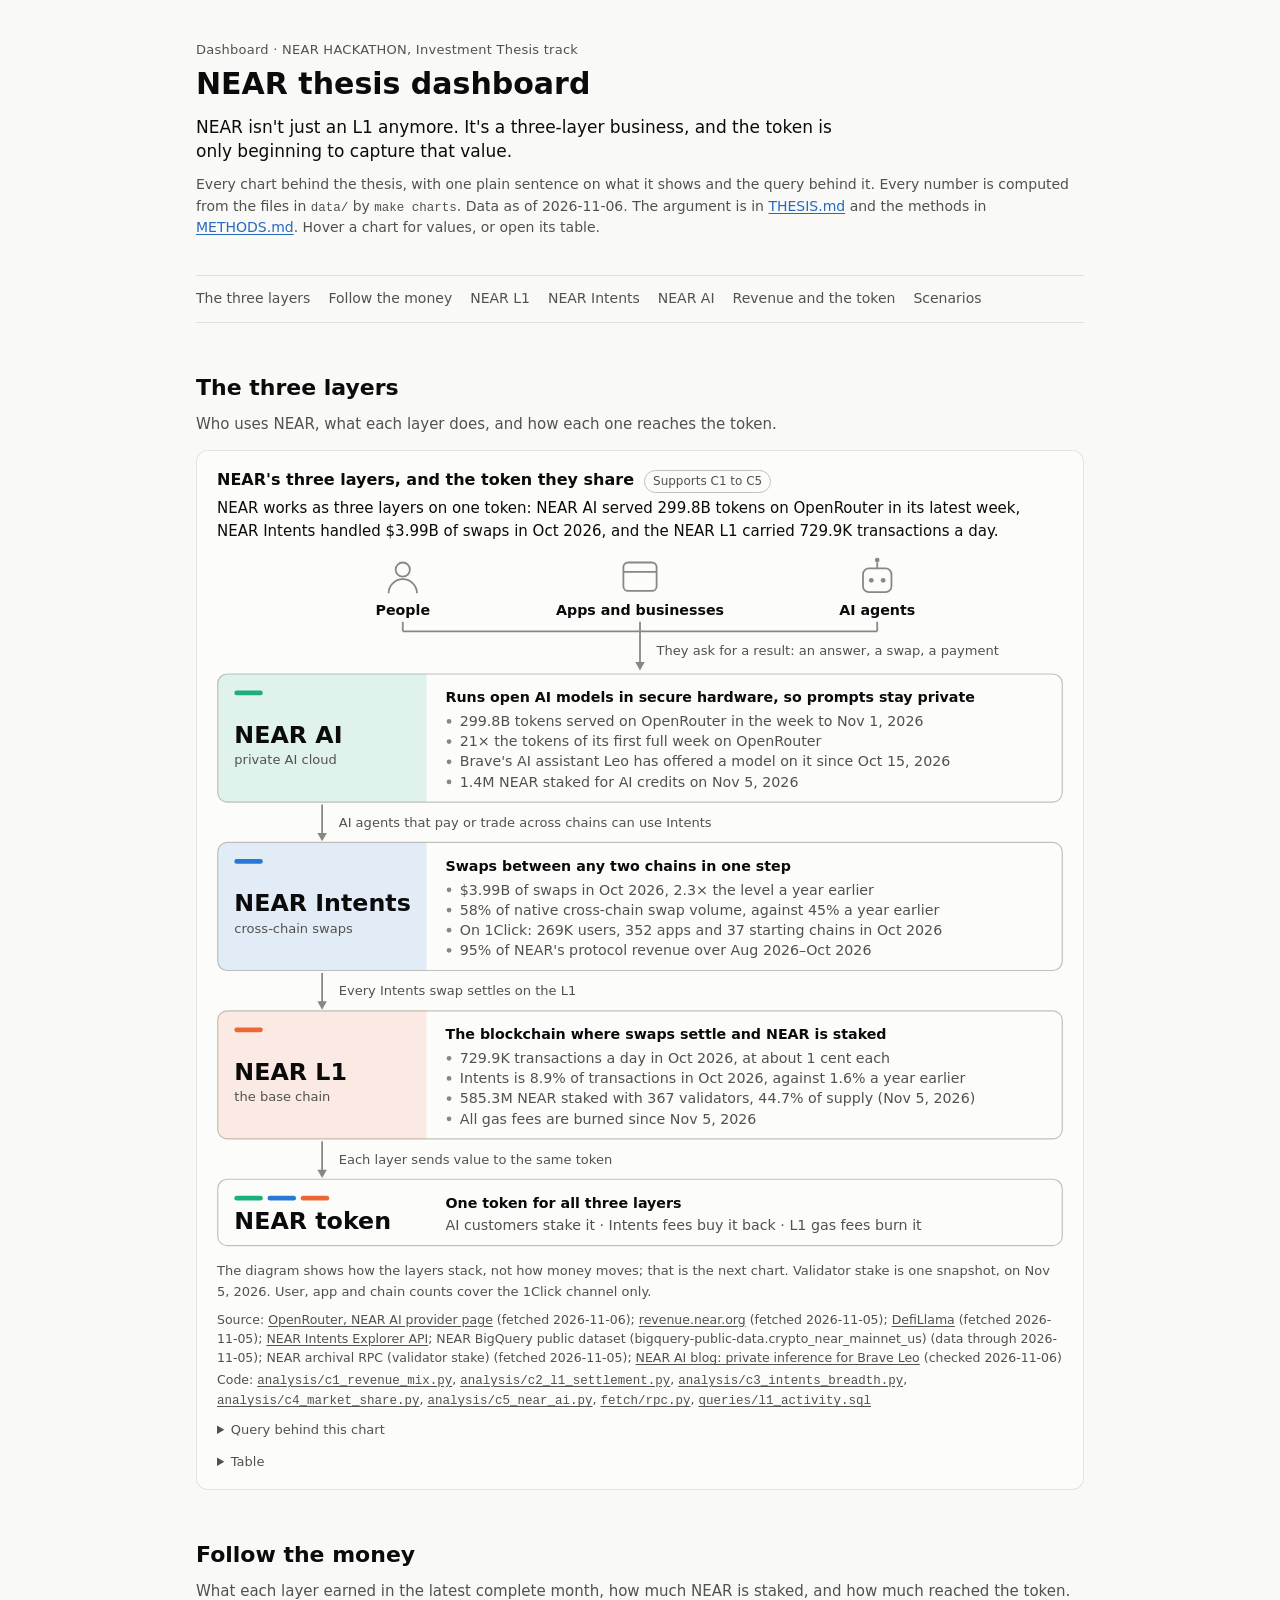
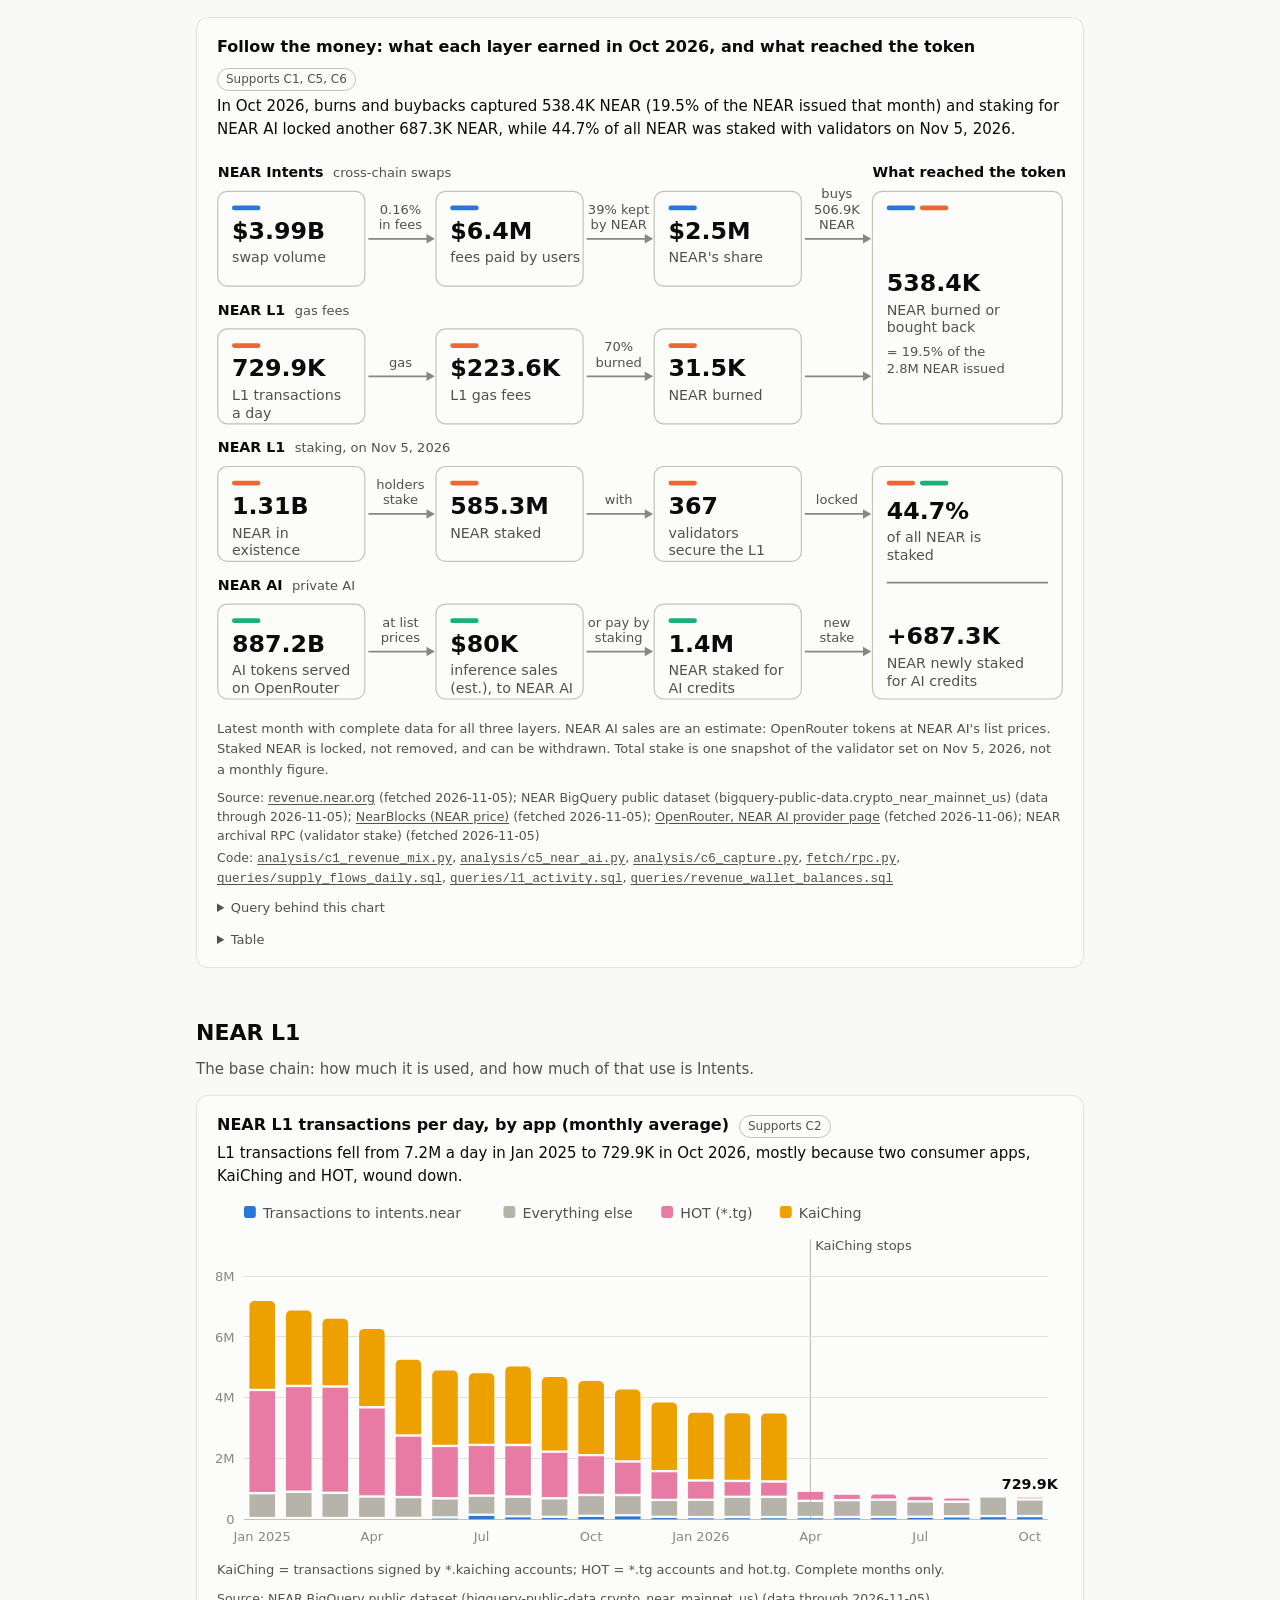
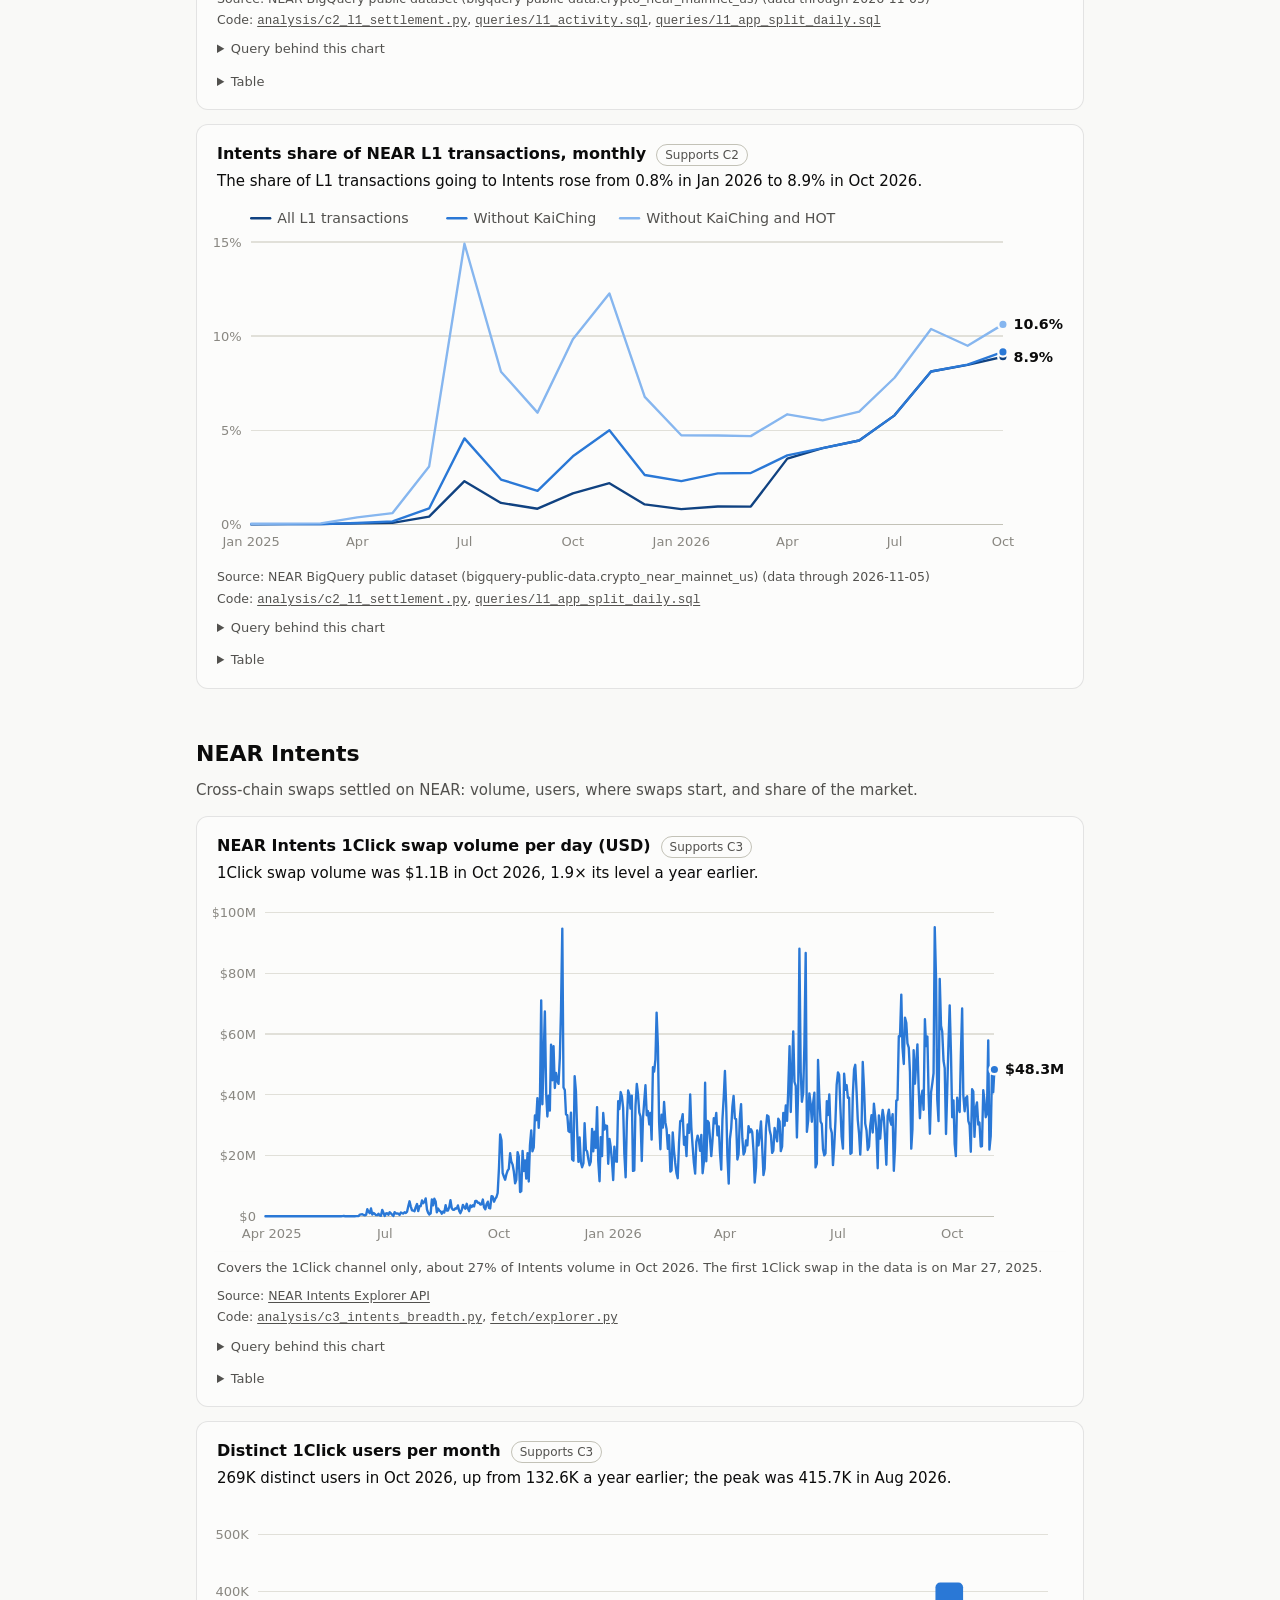
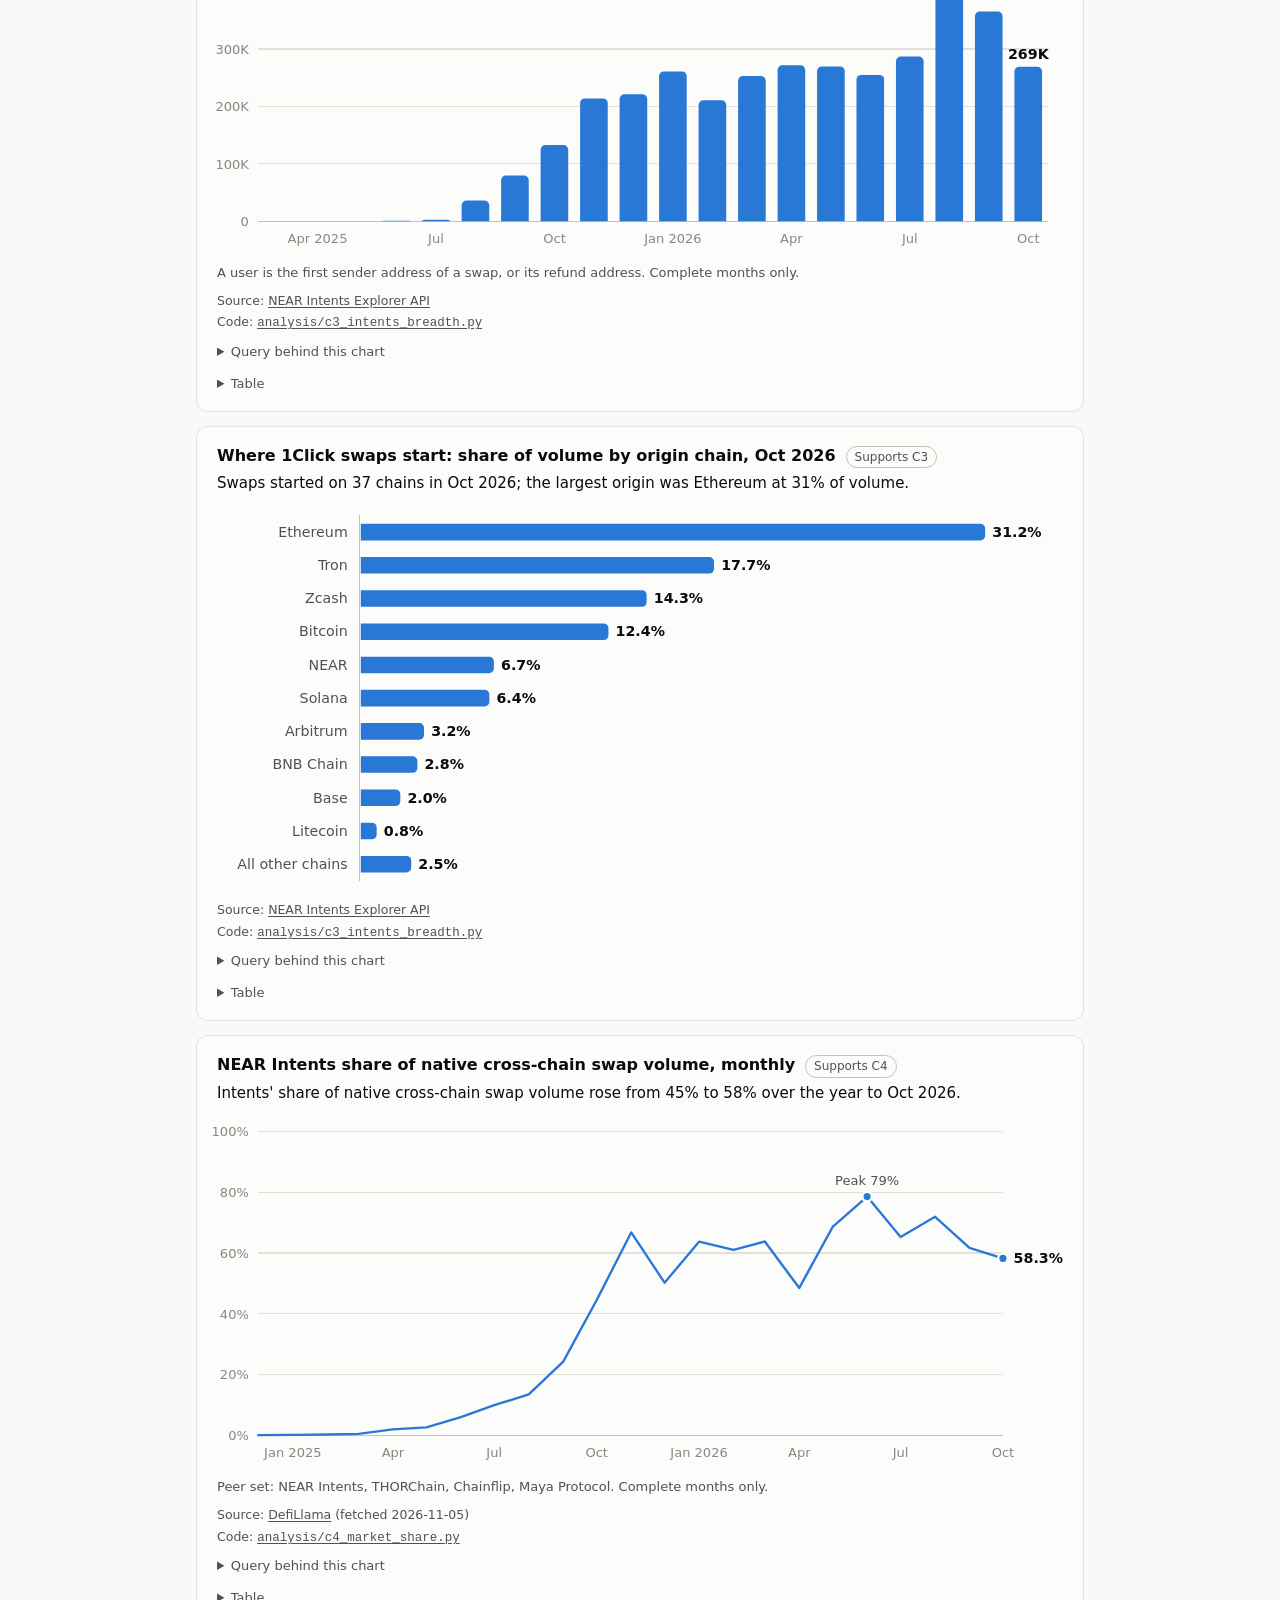
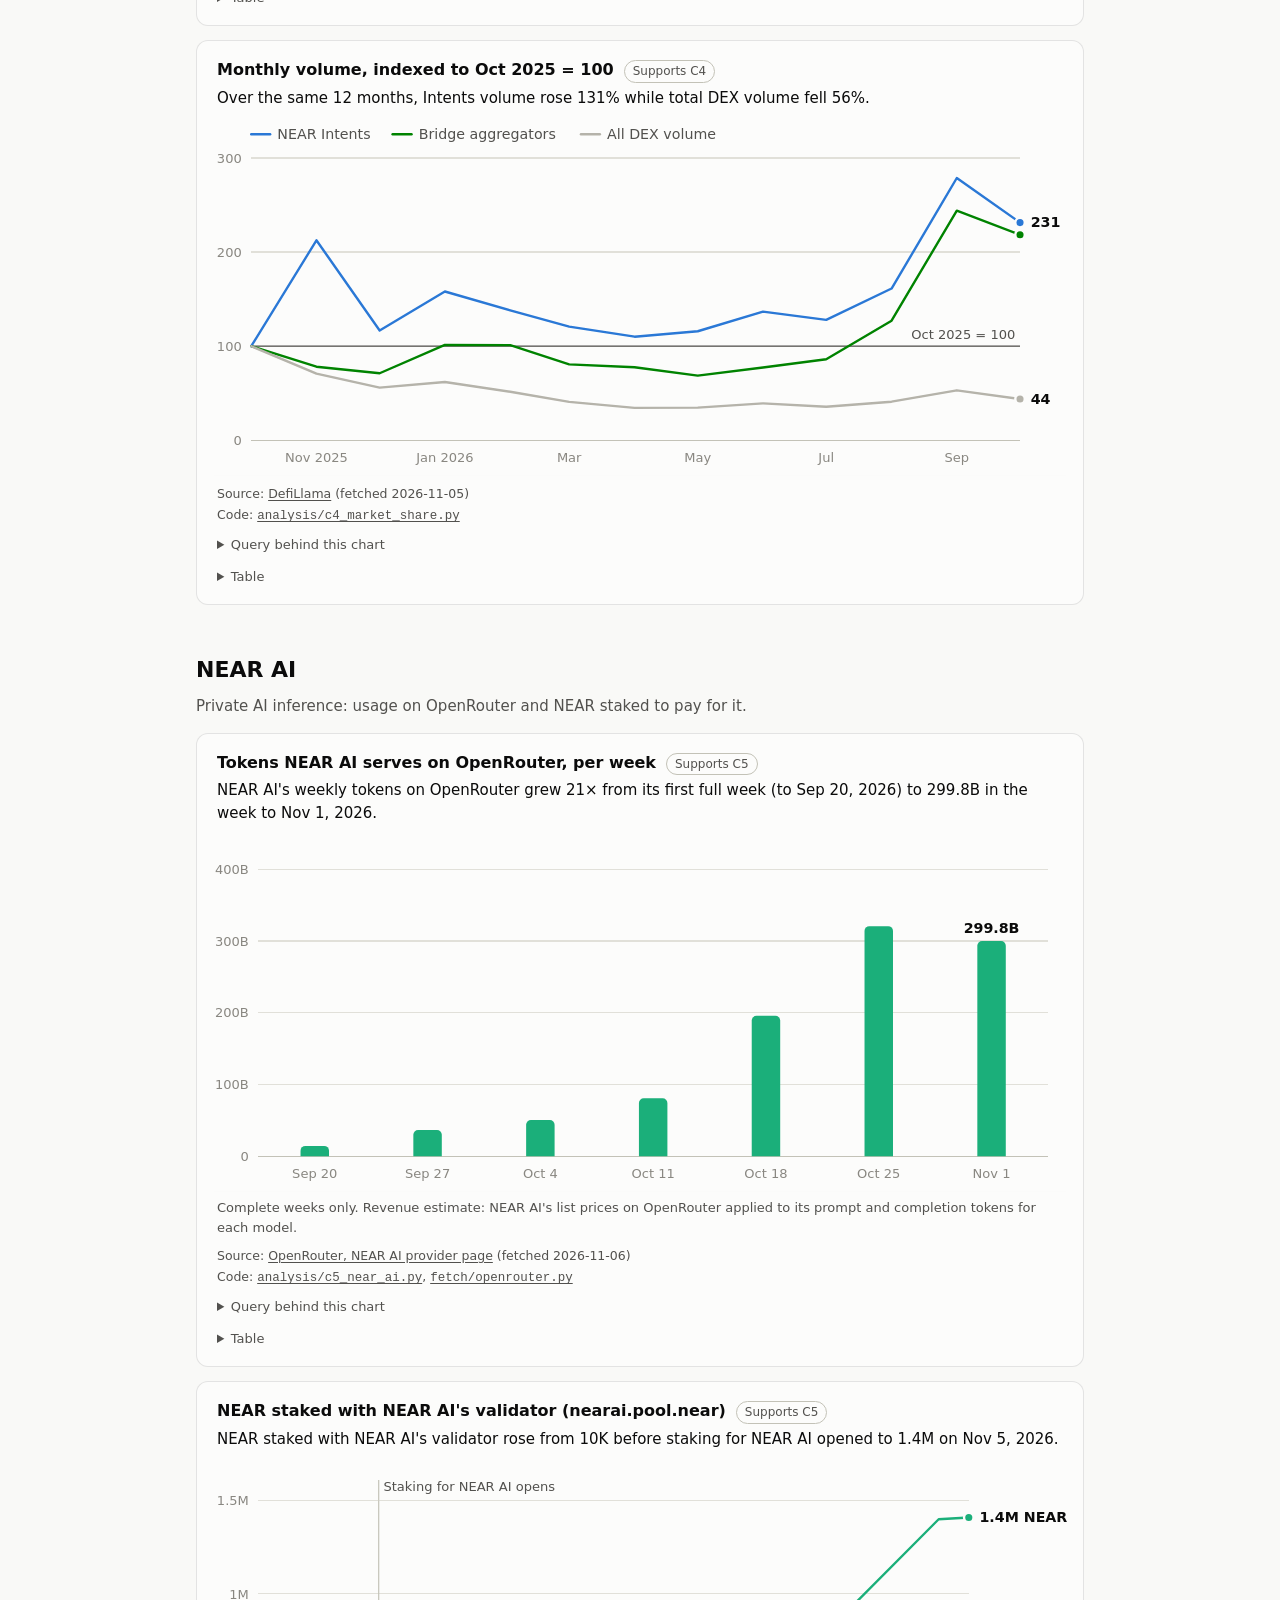
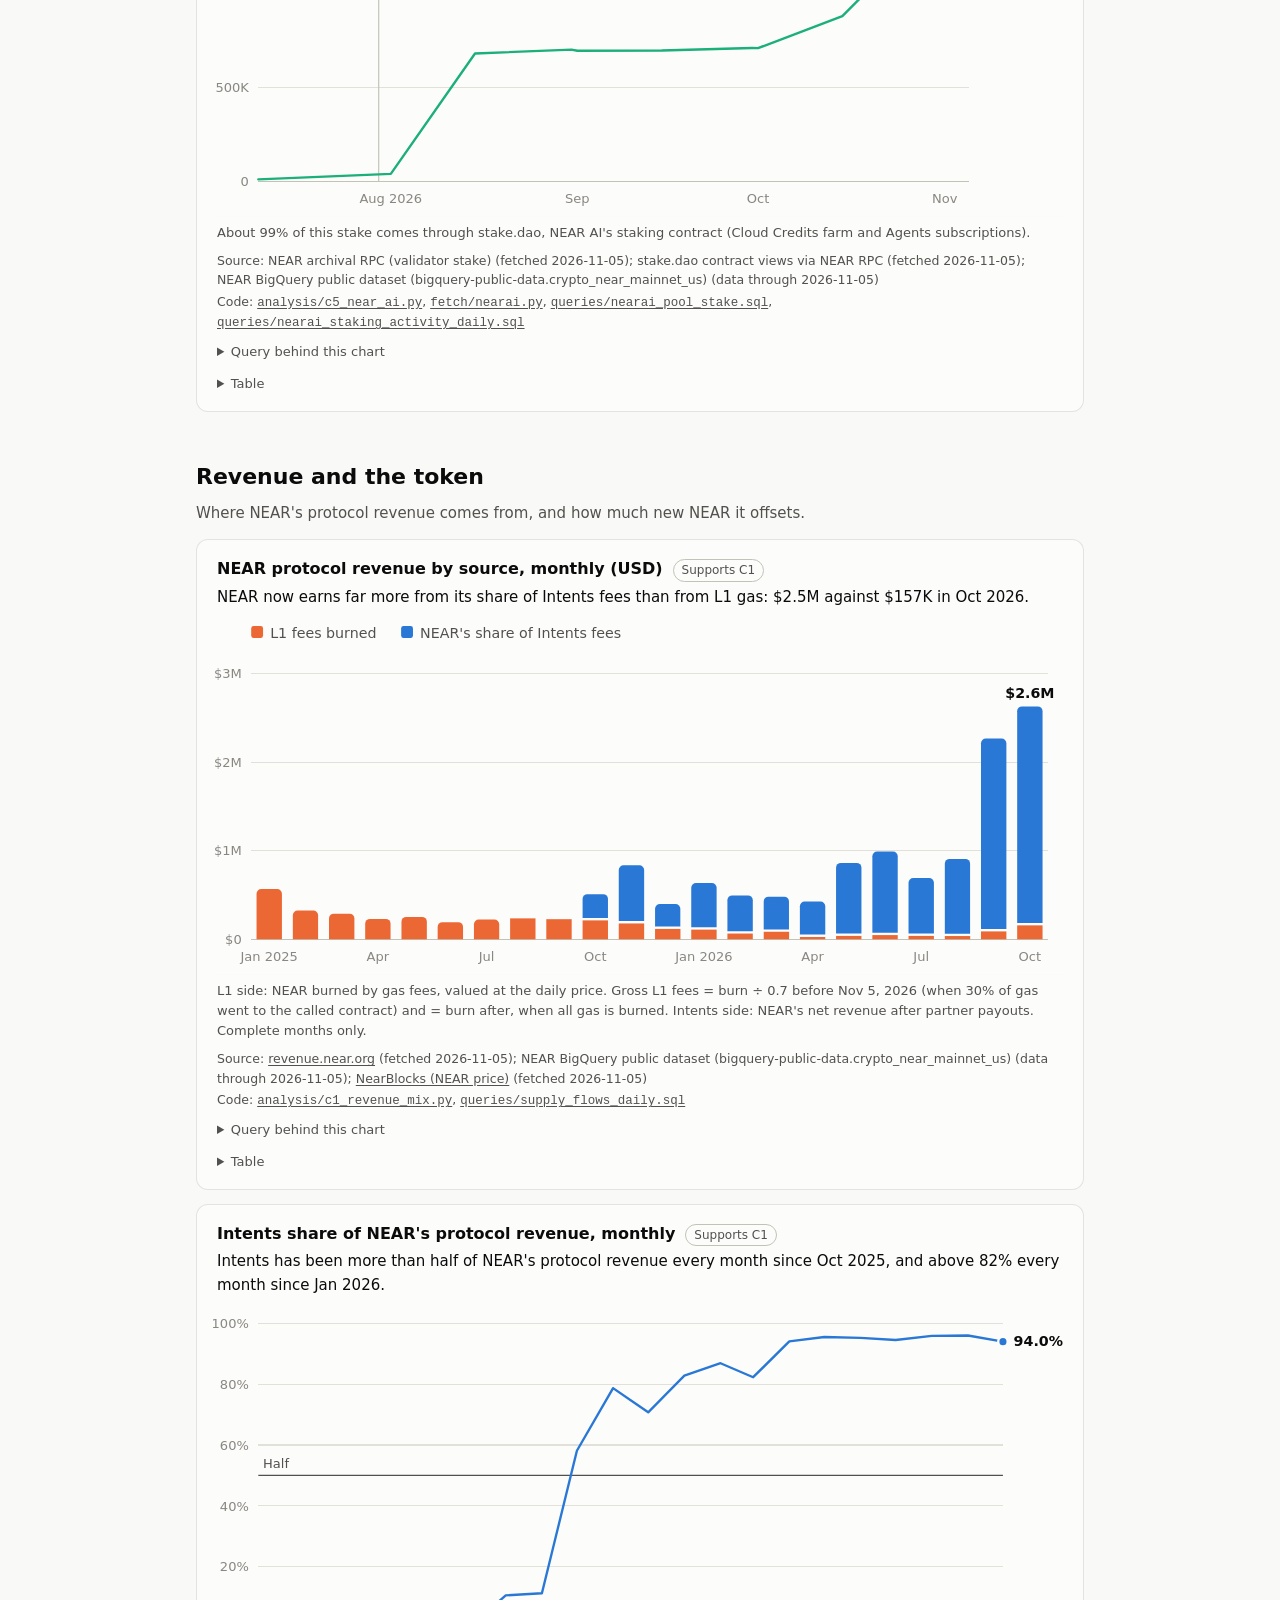
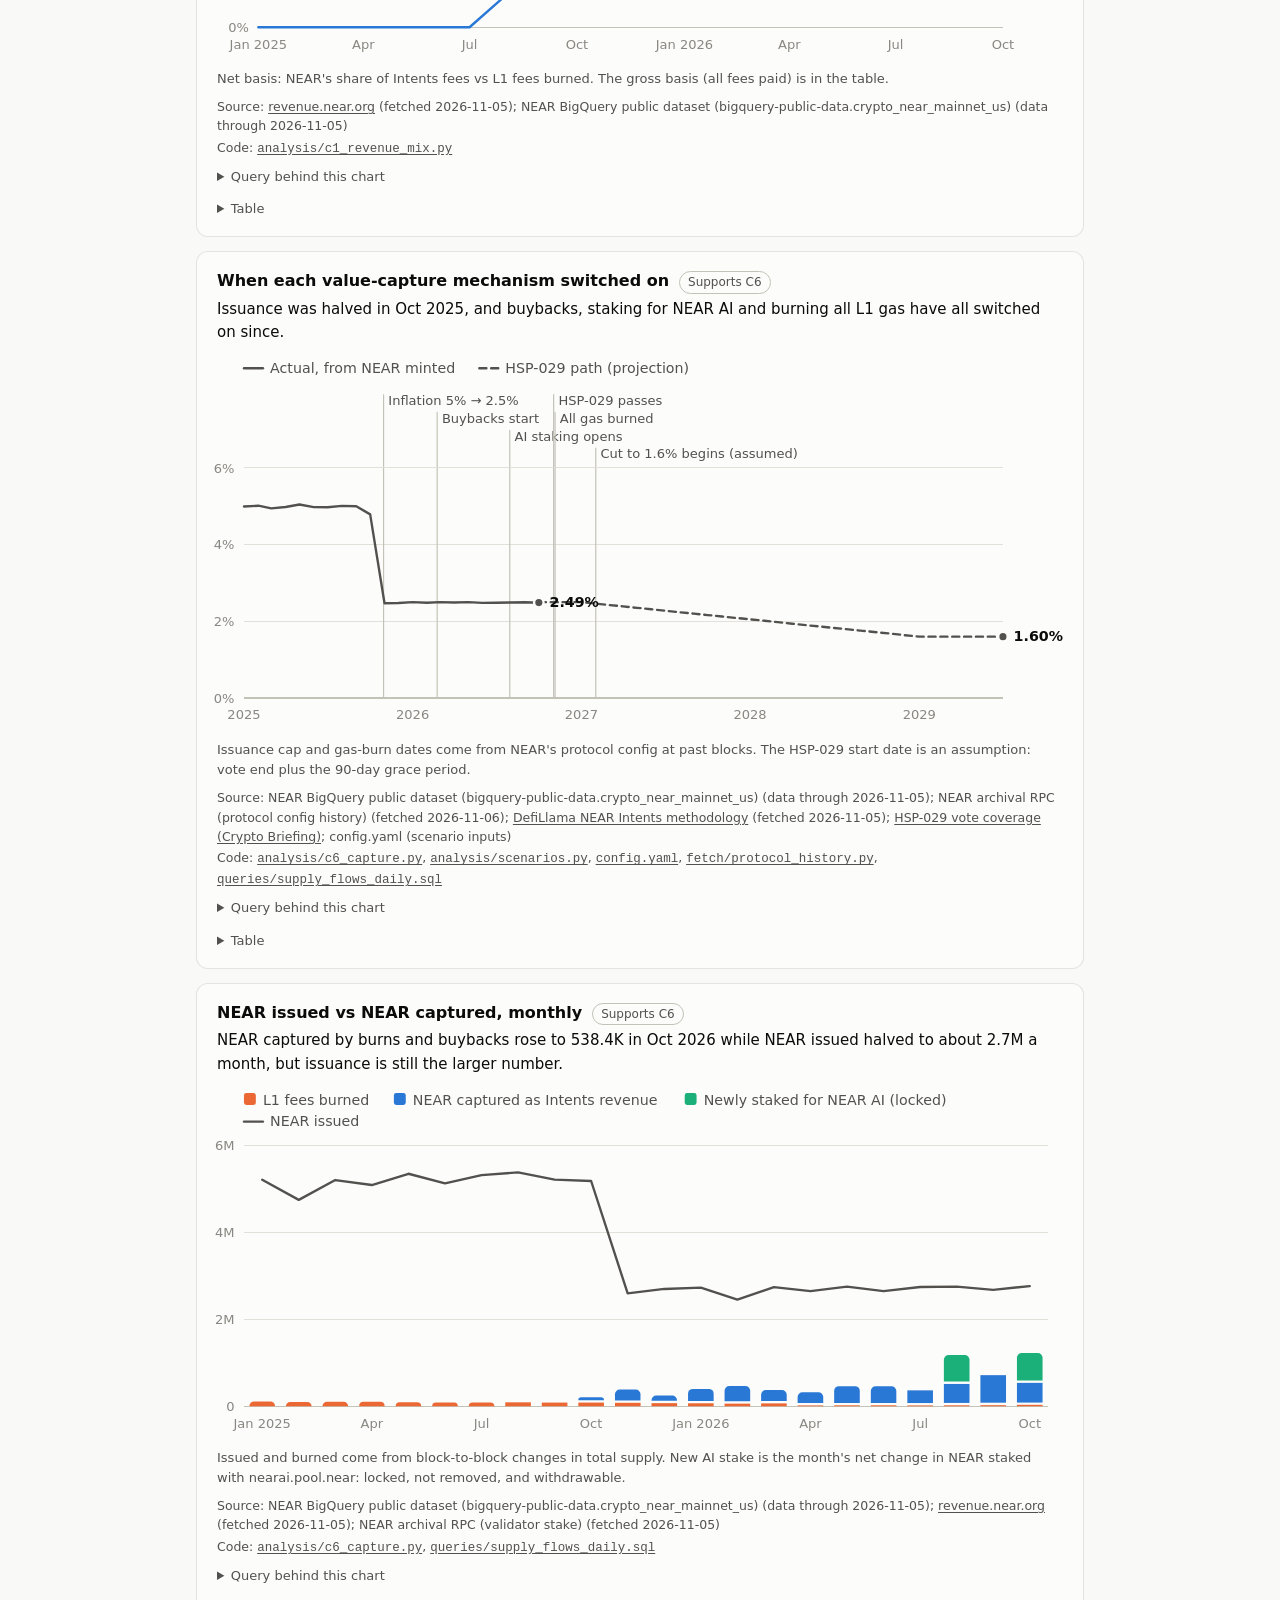
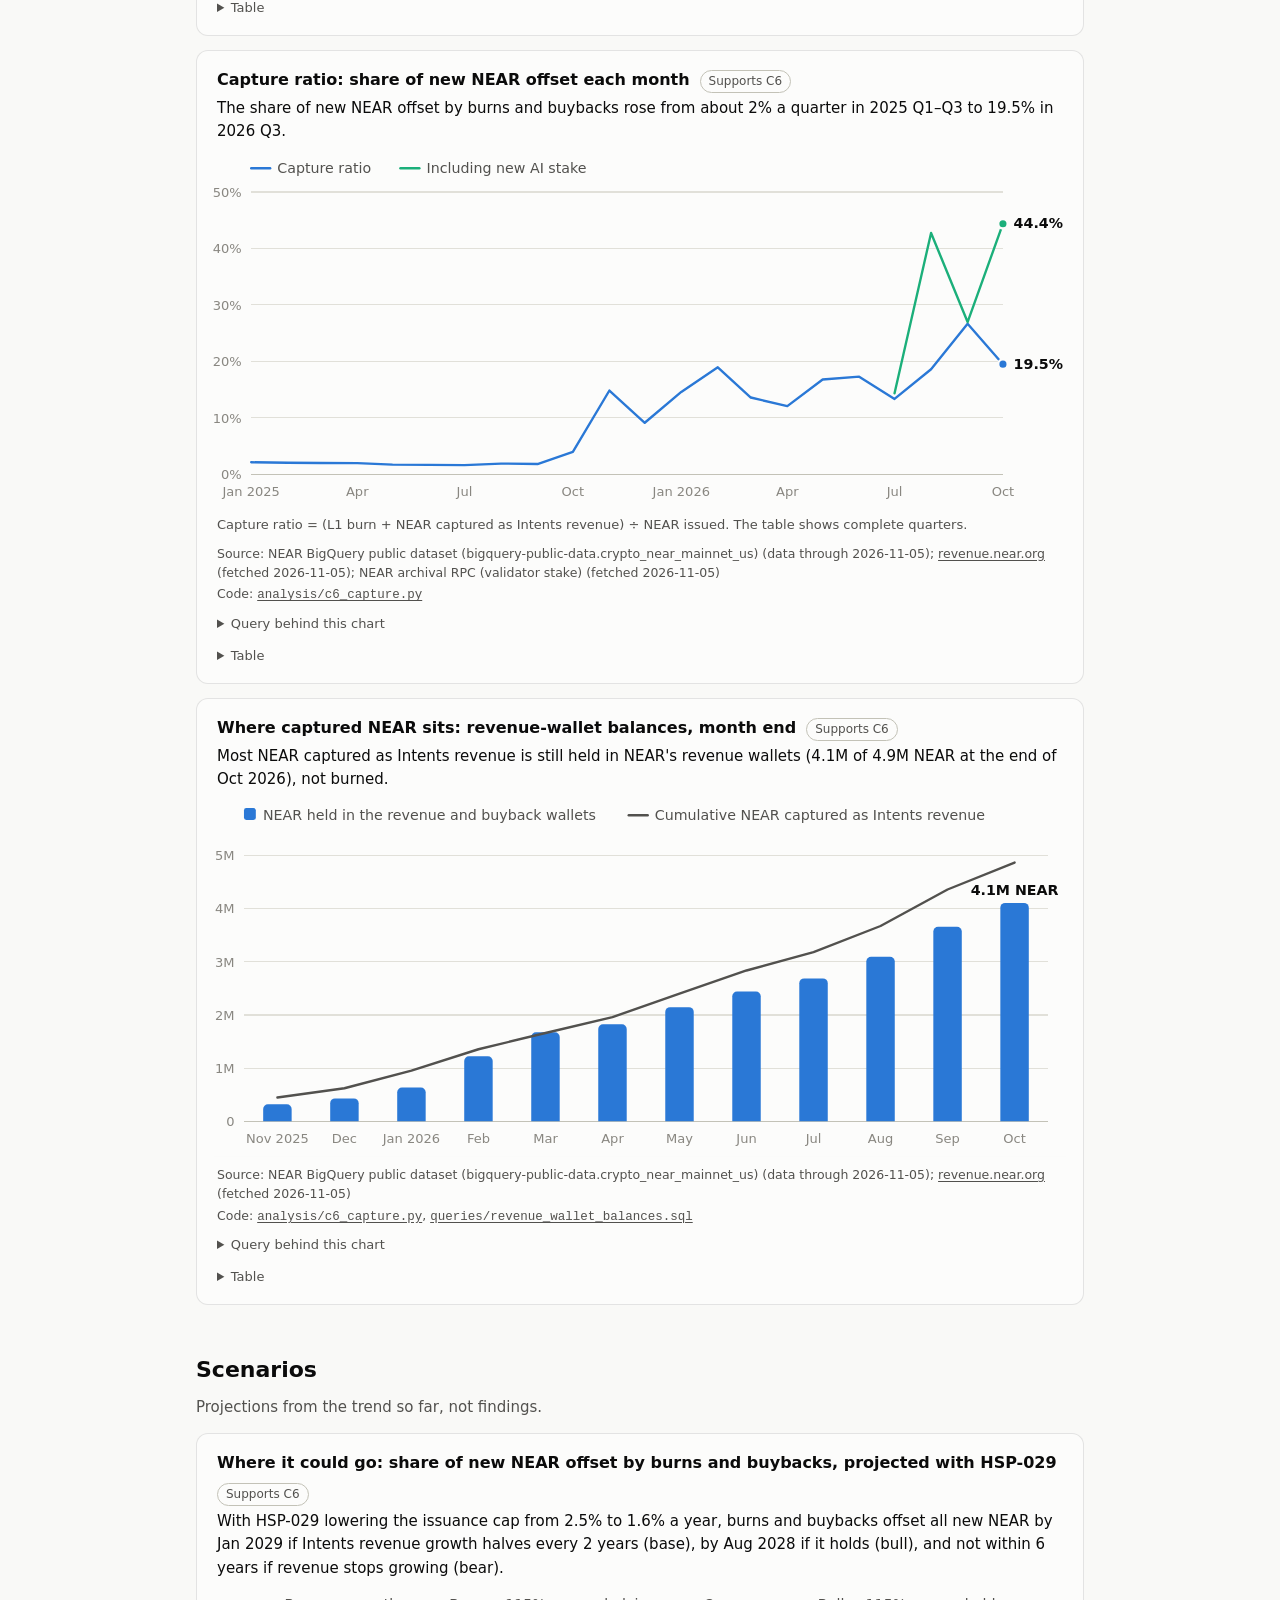
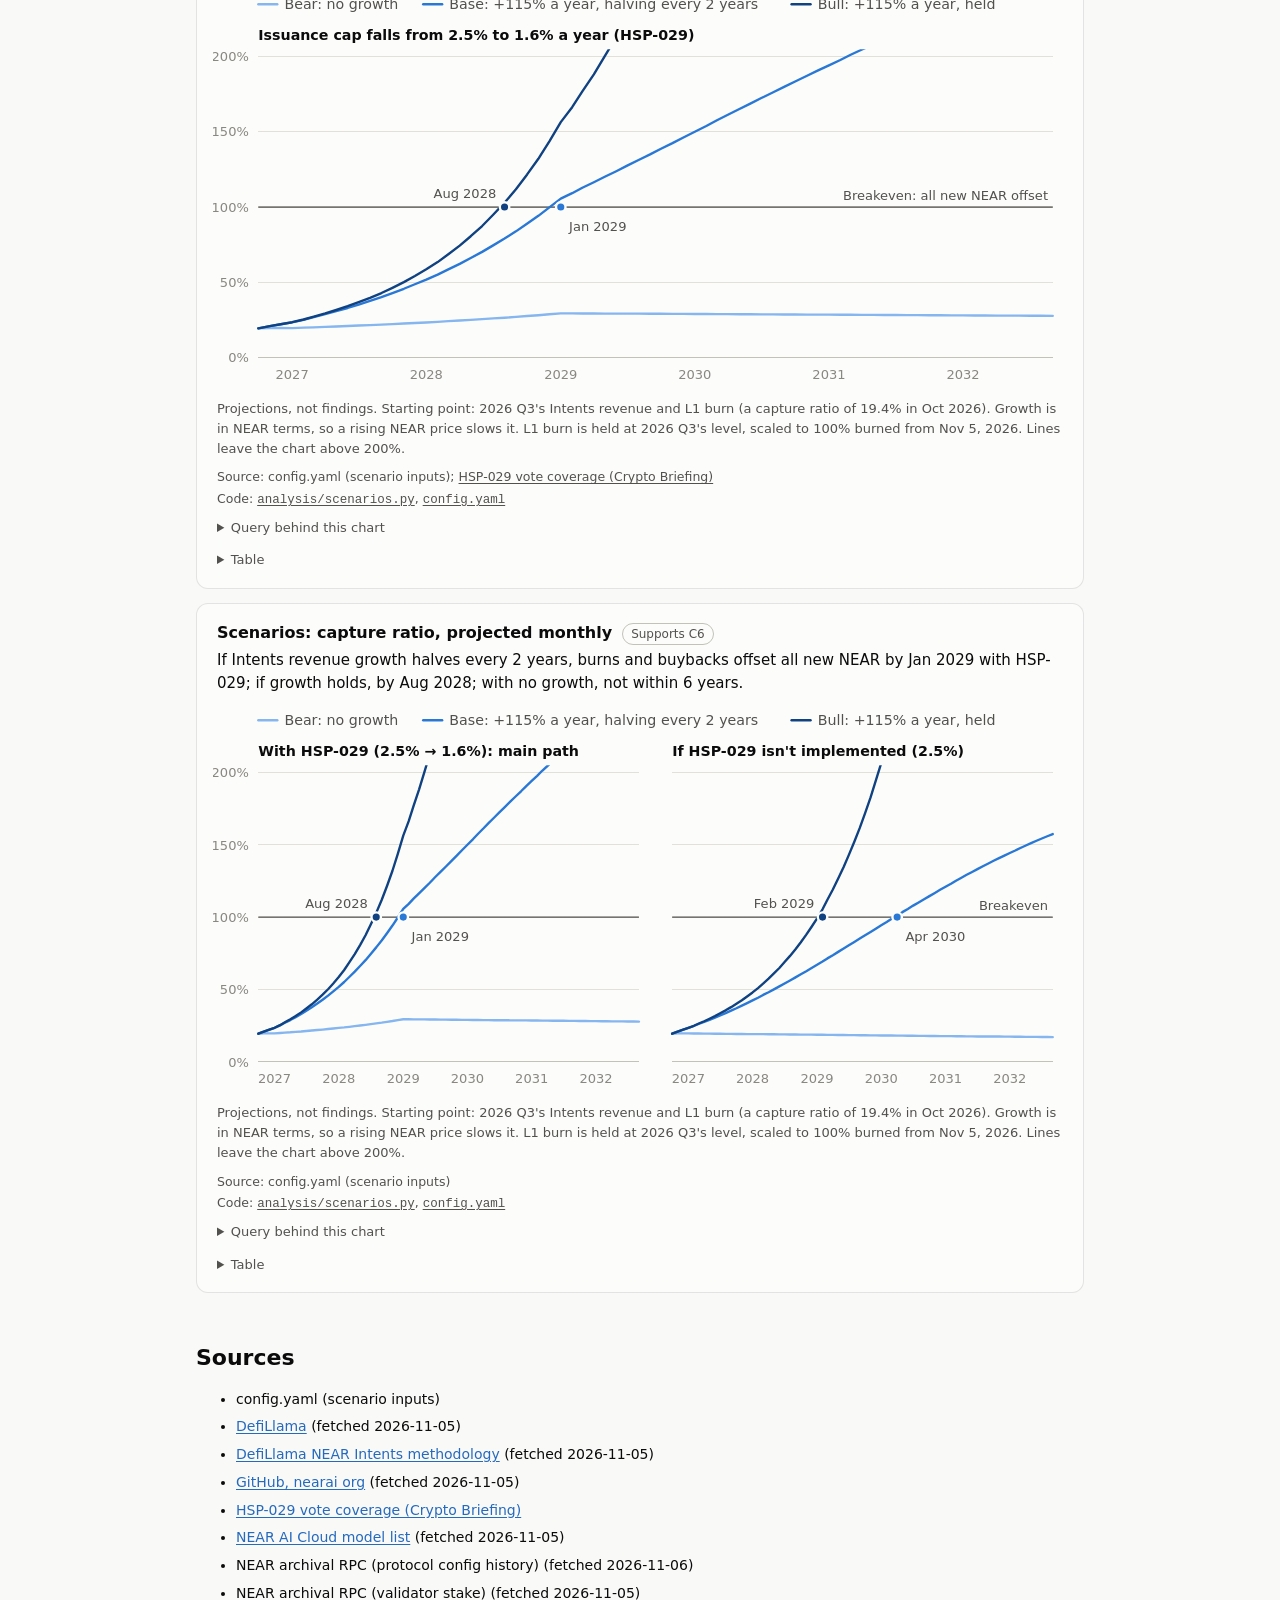
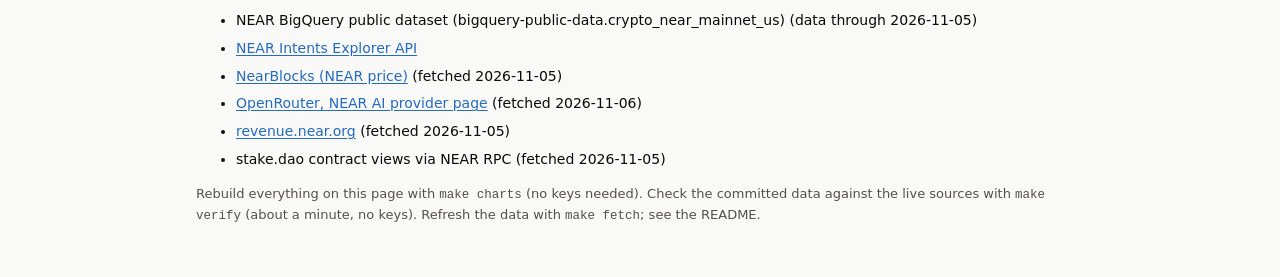
<file: versions/v3/site/index.html>
<!doctype html><html lang="en"><head><meta charset="utf-8"><meta name="viewport" content="width=device-width, initial-scale=1"><title>NEAR Thesis Dashboard</title><meta name="description" content="Every chart behind the NEAR three-layer thesis, with the query behind it."><link rel="stylesheet" href="style.css"><style>:root{color-scheme:light;--surface:#fcfcfb;--page:#f9f9f7;--text-1:#0b0b0b;--text-2:#52514e;--muted:#898781;--grid:#e1e0d9;--axis:#c3c2b7;--border:rgba(11,11,11,0.10);--wash:rgba(11,11,11,0.05);--link:#256abf;--c-intents:#2a78d6;--c-l1:#eb6834;--c-ai:#1baf7a;--c-kaiching:#eda100;--c-hot:#e87ba4;--c-agg:#008300;--c-rest:#b5b3aa;--c-ink:#52514e;--c-o1:#86b6ef;--c-o2:#2a78d6;--c-o3:#104281}@media (prefers-color-scheme: dark){:root:not([data-theme="light"]){color-scheme:dark;--surface:#1a1a19;--page:#0d0d0d;--text-1:#f0efec;--text-2:#c3c2b7;--muted:#898781;--grid:#2c2c2a;--axis:#383835;--border:rgba(255,255,255,0.10);--wash:rgba(255,255,255,0.07);--link:#86b6ef;--c-intents:#3987e5;--c-l1:#d95926;--c-ai:#199e70;--c-kaiching:#c98500;--c-hot:#d55181;--c-agg:#008300;--c-rest:#5f5e59;--c-ink:#c3c2b7;--c-o1:#184f95;--c-o2:#3987e5;--c-o3:#9ec5f4}}:root[data-theme="dark"]{color-scheme:dark;--surface:#1a1a19;--page:#0d0d0d;--text-1:#f0efec;--text-2:#c3c2b7;--muted:#898781;--grid:#2c2c2a;--axis:#383835;--border:rgba(255,255,255,0.10);--wash:rgba(255,255,255,0.07);--link:#86b6ef;--c-intents:#3987e5;--c-l1:#d95926;--c-ai:#199e70;--c-kaiching:#c98500;--c-hot:#d55181;--c-agg:#008300;--c-rest:#5f5e59;--c-ink:#c3c2b7;--c-o1:#184f95;--c-o2:#3987e5;--c-o3:#9ec5f4}.c-bg{fill:var(--surface)}.c-grid{stroke:var(--grid);stroke-width:1;shape-rendering:crispEdges}.c-axis{stroke:var(--axis);stroke-width:1;shape-rendering:crispEdges}svg text{font-family:system-ui, -apple-system, "Segoe UI", sans-serif}.c-tick{fill:var(--muted);font-size:11px;font-variant-numeric:tabular-nums}.c-lbl{fill:var(--text-2);font-size:12px}.c-sm{fill:var(--text-2);font-size:11px}.c-val{fill:var(--text-1);font-size:12px;font-weight:600}.c-big{fill:var(--text-1);font-size:20px;font-weight:600}.c-head{fill:var(--text-1);font-size:12px;font-weight:600}.c-ref{stroke:var(--text-2);stroke-width:1}.c-event{stroke:var(--axis);stroke-width:1}.c-line{fill:none;stroke-width:2;stroke-linejoin:round;stroke-linecap:round}.c-dash{stroke-dasharray:6 4}.c-ring{stroke:var(--surface);stroke-width:2}.c-node{fill:var(--surface);stroke:var(--axis);stroke-width:1}.c-arrow{stroke:var(--muted);stroke-width:1.5;fill:none}.c-head-fill{fill:var(--muted)}.c-hl{fill:var(--wash)}.f-intents{fill:var(--c-intents)}.k-intents{stroke:var(--c-intents)}.f-l1{fill:var(--c-l1)}.k-l1{stroke:var(--c-l1)}.f-ai{fill:var(--c-ai)}.k-ai{stroke:var(--c-ai)}.f-kaiching{fill:var(--c-kaiching)}.k-kaiching{stroke:var(--c-kaiching)}.f-hot{fill:var(--c-hot)}.k-hot{stroke:var(--c-hot)}.f-agg{fill:var(--c-agg)}.k-agg{stroke:var(--c-agg)}.f-rest{fill:var(--c-rest)}.k-rest{stroke:var(--c-rest)}.f-ink{fill:var(--c-ink)}.k-ink{stroke:var(--c-ink)}.f-o1{fill:var(--c-o1)}.k-o1{stroke:var(--c-o1)}.f-o2{fill:var(--c-o2)}.k-o2{stroke:var(--c-o2)}.f-o3{fill:var(--c-o3)}.k-o3{stroke:var(--c-o3)}</style></head><body><main><header class="hero"><p class="kicker">Dashboard · NEAR HACKATHON, Investment Thesis track</p><h1>NEAR thesis dashboard</h1><p class="thesis">NEAR isn't just an L1 anymore. It's a three-layer business, and the token is only beginning to capture that value.</p><p class="asof">Every chart behind the thesis, with one plain sentence on what it shows and the query behind it. Every number is computed from the files in <code>data/</code> by <code>make charts</code>. Data as of 2026-11-06. The argument is in <a href="../THESIS.md">THESIS.md</a> and the methods in <a href="../METHODS.md">METHODS.md</a>. Hover a chart for values, or open its table.</p></header><nav class="toc"><a href="#three-layers">The three layers</a><a href="#follow-the-money">Follow the money</a><a href="#near-l1">NEAR L1</a><a href="#near-intents">NEAR Intents</a><a href="#near-ai">NEAR AI</a><a href="#revenue-and-the-token">Revenue and the token</a><a href="#scenarios">Scenarios</a></nav><section class="part" id="three-layers"><h2>The three layers</h2><p class="lede">Who uses NEAR, what each layer does, and how each one reaches the token.</p><article class="card" id="three-layers"><div class="card-head"><h3>NEAR&#x27;s three layers, and the token they share</h3><span class="badge">Supports C1 to C5</span></div><p class="sentence">NEAR works as three layers on one token: NEAR AI served 299.8B tokens on OpenRouter in its latest week, NEAR Intents handled $3.99B of swaps in Oct 2026, and the NEAR L1 carried 729.9K transactions a day.</p><div class="chart-wrap"><svg viewBox="0 0 720 592" role="img" aria-labelledby="three-layers-t three-layers-d" class="chart" id="svg-three-layers"><title id="three-layers-t">NEAR&#x27;s three layers, and the token they share</title><desc id="three-layers-d">People, apps and AI agents reach NEAR through three layers. NEAR AI served 299.8B tokens on OpenRouter in the week to Nov 1, 2026. NEAR Intents handled $3.99B of swaps in Oct 2026. The NEAR L1 carried 729.9K transactions a day in Oct 2026 and held 585.3M staked NEAR on Nov 5, 2026. Each layer connects to the NEAR token: AI customers stake it, Intents fees buy it back, and L1 gas fees burn it.</desc><rect class="c-bg" width="720" height="592"/><circle cx="160" cy="14" r="6" class="c-arrow"/><path d="M148,34a12,12 0 0 1 24,0" class="c-arrow"/><rect x="346" y="8" width="28" height="24" rx="4" class="c-arrow"/><line x1="346" y1="16" x2="374" y2="16" class="c-arrow"/><rect x="548" y="13" width="24" height="20" rx="5" class="c-arrow"/><line x1="560" y1="13" x2="560" y2="8" class="c-arrow"/><circle cx="560" cy="6" r="2" class="c-head-fill"/><circle cx="555" cy="23" r="2" class="c-head-fill"/><circle cx="565" cy="23" r="2" class="c-head-fill"/><text x="160.0" y="52.0" class="c-head" text-anchor="middle">People</text><line x1="160" y1="58" x2="160" y2="66" class="c-arrow"/><text x="360.0" y="52.0" class="c-head" text-anchor="middle">Apps and businesses</text><line x1="360" y1="58" x2="360" y2="66" class="c-arrow"/><text x="560.0" y="52.0" class="c-head" text-anchor="middle">AI agents</text><line x1="560" y1="58" x2="560" y2="66" class="c-arrow"/><line x1="160" y1="66" x2="560" y2="66" class="c-arrow"/><line x1="360.0" y1="66.0" x2="360.0" y2="93.0" class="c-arrow"/><path d="M360.0,99.0l-4,-7h8z" class="c-head-fill"/><text x="374.0" y="86.0" class="c-sm" text-anchor="start">They ask for a result: an answer, a swap, a payment</text><rect x="4" y="102" width="712" height="108" rx="8" class="c-node"/><path d="M12,102H180V210H12A8,8 0 0 1 4,202V110A8,8 0 0 1 12,102Z" class="f-ai" fill-opacity="0.12"/><rect x="18" y="116" width="24" height="4" rx="2" class="f-ai"/><text x="18.0" y="160.0" class="c-big" text-anchor="start">NEAR AI</text><text x="18.0" y="178.0" class="c-sm" text-anchor="start">private AI cloud</text><text x="196.0" y="126.0" class="c-head" text-anchor="start">Runs open AI models in secure hardware, so prompts stay private</text><circle cx="199" cy="142" r="2" class="c-head-fill"/><text x="208.0" y="146.0" class="c-lbl" text-anchor="start">299.8B tokens served on OpenRouter in the week to Nov 1, 2026</text><circle cx="199" cy="159" r="2" class="c-head-fill"/><text x="208.0" y="163.0" class="c-lbl" text-anchor="start">21× the tokens of its first full week on OpenRouter</text><circle cx="199" cy="176" r="2" class="c-head-fill"/><text x="208.0" y="180.0" class="c-lbl" text-anchor="start">Brave&#x27;s AI assistant Leo has offered a model on it since Oct 15, 2026</text><circle cx="199" cy="193" r="2" class="c-head-fill"/><text x="208.0" y="197.0" class="c-lbl" text-anchor="start">1.4M NEAR staked for AI credits on Nov 5, 2026</text><line x1="92.0" y1="212.0" x2="92.0" y2="237.0" class="c-arrow"/><path d="M92.0,243.0l-4,-7h8z" class="c-head-fill"/><text x="106.0" y="231.0" class="c-sm" text-anchor="start">AI agents that pay or trade across chains can use Intents</text><rect x="4" y="244" width="712" height="108" rx="8" class="c-node"/><path d="M12,244H180V352H12A8,8 0 0 1 4,344V252A8,8 0 0 1 12,244Z" class="f-intents" fill-opacity="0.12"/><rect x="18" y="258" width="24" height="4" rx="2" class="f-intents"/><text x="18.0" y="302.0" class="c-big" text-anchor="start">NEAR Intents</text><text x="18.0" y="320.0" class="c-sm" text-anchor="start">cross-chain swaps</text><text x="196.0" y="268.0" class="c-head" text-anchor="start">Swaps between any two chains in one step</text><circle cx="199" cy="284" r="2" class="c-head-fill"/><text x="208.0" y="288.0" class="c-lbl" text-anchor="start">$3.99B of swaps in Oct 2026, 2.3× the level a year earlier</text><circle cx="199" cy="301" r="2" class="c-head-fill"/><text x="208.0" y="305.0" class="c-lbl" text-anchor="start">58% of native cross-chain swap volume, against 45% a year earlier</text><circle cx="199" cy="318" r="2" class="c-head-fill"/><text x="208.0" y="322.0" class="c-lbl" text-anchor="start">On 1Click: 269K users, 352 apps and 37 starting chains in Oct 2026</text><circle cx="199" cy="335" r="2" class="c-head-fill"/><text x="208.0" y="339.0" class="c-lbl" text-anchor="start">95% of NEAR&#x27;s protocol revenue over Aug 2026–Oct 2026</text><line x1="92.0" y1="354.0" x2="92.0" y2="379.0" class="c-arrow"/><path d="M92.0,385.0l-4,-7h8z" class="c-head-fill"/><text x="106.0" y="373.0" class="c-sm" text-anchor="start">Every Intents swap settles on the L1</text><rect x="4" y="386" width="712" height="108" rx="8" class="c-node"/><path d="M12,386H180V494H12A8,8 0 0 1 4,486V394A8,8 0 0 1 12,386Z" class="f-l1" fill-opacity="0.12"/><rect x="18" y="400" width="24" height="4" rx="2" class="f-l1"/><text x="18.0" y="444.0" class="c-big" text-anchor="start">NEAR L1</text><text x="18.0" y="462.0" class="c-sm" text-anchor="start">the base chain</text><text x="196.0" y="410.0" class="c-head" text-anchor="start">The blockchain where swaps settle and NEAR is staked</text><circle cx="199" cy="426" r="2" class="c-head-fill"/><text x="208.0" y="430.0" class="c-lbl" text-anchor="start">729.9K transactions a day in Oct 2026, at about 1 cent each</text><circle cx="199" cy="443" r="2" class="c-head-fill"/><text x="208.0" y="447.0" class="c-lbl" text-anchor="start">Intents is 8.9% of transactions in Oct 2026, against 1.6% a year earlier</text><circle cx="199" cy="460" r="2" class="c-head-fill"/><text x="208.0" y="464.0" class="c-lbl" text-anchor="start">585.3M NEAR staked with 367 validators, 44.7% of supply (Nov 5, 2026)</text><circle cx="199" cy="477" r="2" class="c-head-fill"/><text x="208.0" y="481.0" class="c-lbl" text-anchor="start">All gas fees are burned since Nov 5, 2026</text><line x1="92.0" y1="496.0" x2="92.0" y2="521.0" class="c-arrow"/><path d="M92.0,527.0l-4,-7h8z" class="c-head-fill"/><text x="106.0" y="515.0" class="c-sm" text-anchor="start">Each layer sends value to the same token</text><rect x="4" y="528" width="712" height="56" rx="8" class="c-node"/><rect x="18" y="542" width="24" height="4" rx="2" class="f-ai"/><rect x="46" y="542" width="24" height="4" rx="2" class="f-intents"/><rect x="74" y="542" width="24" height="4" rx="2" class="f-l1"/><text x="18.0" y="570.0" class="c-big" text-anchor="start">NEAR token</text><text x="196.0" y="552.0" class="c-head" text-anchor="start">One token for all three layers</text><text x="196.0" y="571.0" class="c-lbl" text-anchor="start">AI customers stake it · Intents fees buy it back · L1 gas fees burn it</text></svg></div><p class="note">The diagram shows how the layers stack, not how money moves; that is the next chart. Validator stake is one snapshot, on Nov 5, 2026. User, app and chain counts cover the 1Click channel only.</p><p class="meta"><span>Source: <a href="https://openrouter.ai/provider/near-ai">OpenRouter, NEAR AI provider page</a> (fetched 2026-11-06); <a href="https://revenue.near.org/">revenue.near.org</a> (fetched 2026-11-05); <a href="https://api.llama.fi">DefiLlama</a> (fetched 2026-11-05); <a href="https://explorer.near-intents.org/api/v0/transactions">NEAR Intents Explorer API</a>; NEAR BigQuery public dataset (bigquery-public-data.crypto_near_mainnet_us) (data through 2026-11-05); NEAR archival RPC (validator stake) (fetched 2026-11-05); <a href="https://near.ai/blog/near-ai-cloud-brings-private-inference-to-brave-leo">NEAR AI blog: private inference for Brave Leo</a> (checked 2026-11-06)</span><span>Code: <a href="../../../analysis/c1_revenue_mix.py"><code>analysis/c1_revenue_mix.py</code></a>, <a href="../../../analysis/c2_l1_settlement.py"><code>analysis/c2_l1_settlement.py</code></a>, <a href="../../../analysis/c3_intents_breadth.py"><code>analysis/c3_intents_breadth.py</code></a>, <a href="../../../analysis/c4_market_share.py"><code>analysis/c4_market_share.py</code></a>, <a href="../../../analysis/c5_near_ai.py"><code>analysis/c5_near_ai.py</code></a>, <a href="../../../fetch/rpc.py"><code>fetch/rpc.py</code></a>, <a href="../../../queries/l1_activity.sql"><code>queries/l1_activity.sql</code></a></span></p><details><summary>Query behind this chart</summary><p class="q-label">queries/l1_activity.sql (NEAR BigQuery)</p><pre><code>-- L1 activity since 2025-01-01, from one scan of the transactions table (two result shapes):
--   level = &#x27;daily&#x27;:    one row per day with total transactions, distinct signers (proxy for
--                       daily active accounts), transactions sent directly to intents.near,
--                       and NEAR burnt converting transactions to receipts.
--   level = &#x27;receiver&#x27;: one row per month and receiving account (top 25 per month), to see
--                       which apps drive L1 activity and which large app left in early 2026.
-- GROUPING SETS lets both come from a single pass over four columns, which roughly halves the
-- bytes scanned compared with two separate queries. Longer L1 history (2020+) comes from NearBlocks.
-- Used for: C2 and the L1 layer in Part 2.
WITH grouped AS (
  SELECT
    IF(GROUPING(block_date) = 0, &#x27;daily&#x27;, &#x27;receiver&#x27;) AS level,
    block_date,
    month,
    receiver_account_id,
    COUNT(*) AS transactions,
    COUNT(DISTINCT signer_account_id) AS signers,
    COUNTIF(receiver_account_id = &#x27;intents.near&#x27;) AS tx_to_intents,
    COUNT(DISTINCT IF(receiver_account_id = &#x27;intents.near&#x27;, signer_account_id, NULL)) AS signers_to_intents,
    SUM(receipt_conversion_tokens_burnt) / 1e24 AS tx_conversion_burnt_near
  FROM (
    SELECT block_date, DATE_TRUNC(block_date, MONTH) AS month, receiver_account_id,
           signer_account_id, receipt_conversion_tokens_burnt
    FROM `bigquery-public-data.crypto_near_mainnet_us.transactions`
    WHERE block_date &gt;= &#x27;2025-01-01&#x27;
  )
  GROUP BY GROUPING SETS ((block_date), (month, receiver_account_id))
)
SELECT *
FROM grouped
WHERE TRUE
QUALIFY level = &#x27;daily&#x27;
     OR ROW_NUMBER() OVER (PARTITION BY level, month ORDER BY transactions DESC) &lt;= 25
ORDER BY level, block_date, month, transactions DESC</code></pre><p class="q-label">OpenRouter</p><pre><code>GET https://openrouter.ai/provider/near-ai            (tokens per model per day)
GET https://openrouter.ai/api/v1/models/&lt;model&gt;/endpoints   (NEAR AI&#x27;s price per token)</code></pre><p class="q-label">revenue.near.org</p><pre><code>GET https://revenue.near.org/  (the page embeds its data; fetch/revenue_tracker.py extracts the monthly revenue series and the daily fees-and-volume series)</code></pre><p class="q-label">DefiLlama</p><pre><code>GET https://api.llama.fi/overview/dexs   (daily volume per protocol: near-intents, thorchain-dex,
                                        chainflip-amm, maya-protocol, and the total)
GET https://api.llama.fi/overview/bridge-aggregators</code></pre><p class="q-label">NEAR Intents Explorer API</p><pre><code>GET https://explorer.near-intents.org/api/v0/transactions
    ?statuses=SUCCESS&amp;numberOfTransactions=1000&amp;direction=next
    &amp;lastDepositAddress=…&amp;lastDepositMemo=…        (cursor; Authorization: Bearer &lt;JWT&gt;)
    &amp;startTimestampUnix=…&amp;endTimestampUnix=…       (time-window refill of skipped ranges)</code></pre><p class="q-label">NEAR RPC</p><pre><code>POST https://rpc.mainnet.near.org
  {&quot;method&quot;: &quot;validators&quot;, &quot;params&quot;: [null]}   (current validators and their stake)
  {&quot;method&quot;: &quot;block&quot;, &quot;params&quot;: {&quot;finality&quot;: &quot;final&quot;}}   (total supply, from the block header)</code></pre></details><details><summary>Table</summary><div class="table-wrap"><table><thead><tr><th>Layer</th><th>What the diagram says</th></tr></thead><tbody><tr><td>NEAR AI</td><td>Runs open AI models in secure hardware, so prompts stay private</td></tr><tr><td>NEAR AI</td><td>299.8B tokens served on OpenRouter in the week to Nov 1, 2026</td></tr><tr><td>NEAR AI</td><td>21× the tokens of its first full week on OpenRouter</td></tr><tr><td>NEAR AI</td><td>Brave&#x27;s AI assistant Leo has offered a model on it since Oct 15, 2026</td></tr><tr><td>NEAR AI</td><td>1.4M NEAR staked for AI credits on Nov 5, 2026</td></tr><tr><td>NEAR Intents</td><td>Swaps between any two chains in one step</td></tr><tr><td>NEAR Intents</td><td>$3.99B of swaps in Oct 2026, 2.3× the level a year earlier</td></tr><tr><td>NEAR Intents</td><td>58% of native cross-chain swap volume, against 45% a year earlier</td></tr><tr><td>NEAR Intents</td><td>On 1Click: 269K users, 352 apps and 37 starting chains in Oct 2026</td></tr><tr><td>NEAR Intents</td><td>95% of NEAR&#x27;s protocol revenue over Aug 2026–Oct 2026</td></tr><tr><td>NEAR L1</td><td>The blockchain where swaps settle and NEAR is staked</td></tr><tr><td>NEAR L1</td><td>729.9K transactions a day in Oct 2026, at about 1 cent each</td></tr><tr><td>NEAR L1</td><td>Intents is 8.9% of transactions in Oct 2026, against 1.6% a year earlier</td></tr><tr><td>NEAR L1</td><td>585.3M NEAR staked with 367 validators, 44.7% of supply (Nov 5, 2026)</td></tr><tr><td>NEAR L1</td><td>All gas fees are burned since Nov 5, 2026</td></tr></tbody></table></div></details></article></section><section class="part" id="follow-the-money"><h2>Follow the money</h2><p class="lede">What each layer earned in the latest complete month, how much NEAR is staked, and how much reached the token.</p><article class="card" id="money-flow"><div class="card-head"><h3>Follow the money: what each layer earned in Oct 2026, and what reached the token</h3><span class="badge">Supports C1, C5, C6</span></div><p class="sentence">In Oct 2026, burns and buybacks captured 538.4K NEAR (19.5% of the NEAR issued that month) and staking for NEAR AI locked another 687.3K NEAR, while 44.7% of all NEAR was staked with validators on Nov 5, 2026.</p><div class="chart-wrap"><svg viewBox="0 0 720 474" role="img" aria-labelledby="money-flow-t money-flow-d" class="chart" id="svg-money-flow"><title id="money-flow-t">Follow the money: what each layer earned in Oct 2026, and what reached the token</title><desc id="money-flow-d">In Oct 2026, users paid $6.4M in fees on $3.99B of Intents swaps (0.16%). NEAR kept $2.5M (39%; the rest went to partner apps and solvers), worth 506.9K NEAR, which funds buybacks. L1 gas fees burned another 31.5K NEAR. Together that is 538.4K NEAR, 19.5% of the 2.8M NEAR issued in the month. NEAR AI sold an estimated $80K of inference on OpenRouter; that money goes to NEAR AI, and no published mechanism sends it to the token. What reaches the token from NEAR AI is staking: customers staked 687.3K more NEAR for inference credits, which locks it without removing it. On Nov 5, 2026, 585.3M NEAR, 44.7% of all NEAR, was staked with the L1&#x27;s 367 validators.</desc><rect class="c-bg" width="720" height="474"/><text x="4.0" y="22.0" class="c-head">NEAR Intents<tspan class="c-sm" font-weight="400" dx="8">cross-chain swaps</tspan></text><text x="4.0" y="138.0" class="c-head">NEAR L1<tspan class="c-sm" font-weight="400" dx="8">gas fees</tspan></text><text x="4.0" y="254.0" class="c-head">NEAR L1<tspan class="c-sm" font-weight="400" dx="8">staking, on Nov 5, 2026</tspan></text><text x="4.0" y="370.0" class="c-head">NEAR AI<tspan class="c-sm" font-weight="400" dx="8">private AI</tspan></text><text x="556.0" y="22.0" class="c-head" text-anchor="start">What reached the token</text><rect x="4.0" y="34.0" width="124.0" height="80.0" rx="8" class="c-node"/><rect x="16.0" y="46.0" width="24" height="4" rx="2" class="f-intents"/><text x="16.0" y="74.0" class="c-big" text-anchor="start">$3.99B</text><text x="16.0" y="94.0" class="c-lbl" text-anchor="start">swap volume</text><rect x="188.0" y="34.0" width="124.0" height="80.0" rx="8" class="c-node"/><rect x="200.0" y="46.0" width="24" height="4" rx="2" class="f-intents"/><text x="200.0" y="74.0" class="c-big" text-anchor="start">$6.4M</text><text x="200.0" y="94.0" class="c-lbl" text-anchor="start">fees paid by users</text><rect x="372.0" y="34.0" width="124.0" height="80.0" rx="8" class="c-node"/><rect x="384.0" y="46.0" width="24" height="4" rx="2" class="f-intents"/><text x="384.0" y="74.0" class="c-big" text-anchor="start">$2.5M</text><text x="384.0" y="94.0" class="c-lbl" text-anchor="start">NEAR&#x27;s share</text><rect x="4.0" y="150.0" width="124.0" height="80.0" rx="8" class="c-node"/><rect x="16.0" y="162.0" width="24" height="4" rx="2" class="f-l1"/><text x="16.0" y="190.0" class="c-big" text-anchor="start">729.9K</text><text x="16.0" y="210.0" class="c-lbl" text-anchor="start">L1 transactions</text><text x="16.0" y="225.0" class="c-lbl" text-anchor="start">a day</text><rect x="188.0" y="150.0" width="124.0" height="80.0" rx="8" class="c-node"/><rect x="200.0" y="162.0" width="24" height="4" rx="2" class="f-l1"/><text x="200.0" y="190.0" class="c-big" text-anchor="start">$223.6K</text><text x="200.0" y="210.0" class="c-lbl" text-anchor="start">L1 gas fees</text><rect x="372.0" y="150.0" width="124.0" height="80.0" rx="8" class="c-node"/><rect x="384.0" y="162.0" width="24" height="4" rx="2" class="f-l1"/><text x="384.0" y="190.0" class="c-big" text-anchor="start">31.5K</text><text x="384.0" y="210.0" class="c-lbl" text-anchor="start">NEAR burned</text><rect x="4.0" y="266.0" width="124.0" height="80.0" rx="8" class="c-node"/><rect x="16.0" y="278.0" width="24" height="4" rx="2" class="f-l1"/><text x="16.0" y="306.0" class="c-big" text-anchor="start">1.31B</text><text x="16.0" y="326.0" class="c-lbl" text-anchor="start">NEAR in</text><text x="16.0" y="341.0" class="c-lbl" text-anchor="start">existence</text><rect x="188.0" y="266.0" width="124.0" height="80.0" rx="8" class="c-node"/><rect x="200.0" y="278.0" width="24" height="4" rx="2" class="f-l1"/><text x="200.0" y="306.0" class="c-big" text-anchor="start">585.3M</text><text x="200.0" y="326.0" class="c-lbl" text-anchor="start">NEAR staked</text><rect x="372.0" y="266.0" width="124.0" height="80.0" rx="8" class="c-node"/><rect x="384.0" y="278.0" width="24" height="4" rx="2" class="f-l1"/><text x="384.0" y="306.0" class="c-big" text-anchor="start">367</text><text x="384.0" y="326.0" class="c-lbl" text-anchor="start">validators</text><text x="384.0" y="341.0" class="c-lbl" text-anchor="start">secure the L1</text><rect x="4.0" y="382.0" width="124.0" height="80.0" rx="8" class="c-node"/><rect x="16.0" y="394.0" width="24" height="4" rx="2" class="f-ai"/><text x="16.0" y="422.0" class="c-big" text-anchor="start">887.2B</text><text x="16.0" y="442.0" class="c-lbl" text-anchor="start">AI tokens served</text><text x="16.0" y="457.0" class="c-lbl" text-anchor="start">on OpenRouter</text><rect x="188.0" y="382.0" width="124.0" height="80.0" rx="8" class="c-node"/><rect x="200.0" y="394.0" width="24" height="4" rx="2" class="f-ai"/><text x="200.0" y="422.0" class="c-big" text-anchor="start">$80K</text><text x="200.0" y="442.0" class="c-lbl" text-anchor="start">inference sales</text><text x="200.0" y="457.0" class="c-lbl" text-anchor="start">(est.), to NEAR AI</text><rect x="372.0" y="382.0" width="124.0" height="80.0" rx="8" class="c-node"/><rect x="384.0" y="394.0" width="24" height="4" rx="2" class="f-ai"/><text x="384.0" y="422.0" class="c-big" text-anchor="start">1.4M</text><text x="384.0" y="442.0" class="c-lbl" text-anchor="start">NEAR staked for</text><text x="384.0" y="457.0" class="c-lbl" text-anchor="start">AI credits</text><rect x="556" y="34" width="160" height="196" rx="8" class="c-node"/><rect x="568" y="46" width="24" height="4" rx="2" class="f-intents"/><rect x="596" y="46" width="24" height="4" rx="2" class="f-l1"/><rect x="556" y="266" width="160" height="196" rx="8" class="c-node"/><rect x="568" y="278" width="24" height="4" rx="2" class="f-l1"/><rect x="596" y="278" width="24" height="4" rx="2" class="f-ai"/><text x="568.0" y="118.0" class="c-big" text-anchor="start">538.4K</text><text x="568.0" y="138.0" class="c-lbl" text-anchor="start">NEAR burned or</text><text x="568.0" y="153.0" class="c-lbl" text-anchor="start">bought back</text><text x="568.0" y="173.0" class="c-sm" text-anchor="start">= 19.5% of the</text><text x="568.0" y="187.0" class="c-sm" text-anchor="start">2.8M NEAR issued</text><text x="568.0" y="310.0" class="c-big" text-anchor="start">44.7%</text><text x="568.0" y="330.0" class="c-lbl" text-anchor="start">of all NEAR is</text><text x="568.0" y="345.0" class="c-lbl" text-anchor="start">staked</text><line x1="568" y1="364" x2="704" y2="364" class="c-arrow"/><text x="568.0" y="416.0" class="c-big" text-anchor="start">+687.3K</text><text x="568.0" y="436.0" class="c-lbl" text-anchor="start">NEAR newly staked</text><text x="568.0" y="451.0" class="c-lbl" text-anchor="start">for AI credits</text><line x1="131.0" y1="74.0" x2="182.0" y2="74.0" class="c-arrow"/><path d="M187.0,74.0l-7.0,-4v8z" class="c-head-fill"/><text x="158.0" y="53.0" class="c-sm" text-anchor="middle">0.16%</text><text x="158.0" y="66.0" class="c-sm" text-anchor="middle">in fees</text><line x1="315.0" y1="74.0" x2="366.0" y2="74.0" class="c-arrow"/><path d="M371.0,74.0l-7.0,-4v8z" class="c-head-fill"/><text x="342.0" y="53.0" class="c-sm" text-anchor="middle">39% kept</text><text x="342.0" y="66.0" class="c-sm" text-anchor="middle">by NEAR</text><line x1="499.0" y1="74.0" x2="550.0" y2="74.0" class="c-arrow"/><path d="M555.0,74.0l-7.0,-4v8z" class="c-head-fill"/><text x="526.0" y="40.0" class="c-sm" text-anchor="middle">buys</text><text x="526.0" y="53.0" class="c-sm" text-anchor="middle">506.9K</text><text x="526.0" y="66.0" class="c-sm" text-anchor="middle">NEAR</text><line x1="131.0" y1="190.0" x2="182.0" y2="190.0" class="c-arrow"/><path d="M187.0,190.0l-7.0,-4v8z" class="c-head-fill"/><text x="158.0" y="182.0" class="c-sm" text-anchor="middle">gas</text><line x1="315.0" y1="190.0" x2="366.0" y2="190.0" class="c-arrow"/><path d="M371.0,190.0l-7.0,-4v8z" class="c-head-fill"/><text x="342.0" y="169.0" class="c-sm" text-anchor="middle">70%</text><text x="342.0" y="182.0" class="c-sm" text-anchor="middle">burned</text><line x1="499.0" y1="190.0" x2="550.0" y2="190.0" class="c-arrow"/><path d="M555.0,190.0l-7.0,-4v8z" class="c-head-fill"/><line x1="131.0" y1="306.0" x2="182.0" y2="306.0" class="c-arrow"/><path d="M187.0,306.0l-7.0,-4v8z" class="c-head-fill"/><text x="158.0" y="285.0" class="c-sm" text-anchor="middle">holders</text><text x="158.0" y="298.0" class="c-sm" text-anchor="middle">stake</text><line x1="315.0" y1="306.0" x2="366.0" y2="306.0" class="c-arrow"/><path d="M371.0,306.0l-7.0,-4v8z" class="c-head-fill"/><text x="342.0" y="298.0" class="c-sm" text-anchor="middle">with</text><line x1="499.0" y1="306.0" x2="550.0" y2="306.0" class="c-arrow"/><path d="M555.0,306.0l-7.0,-4v8z" class="c-head-fill"/><text x="526.0" y="298.0" class="c-sm" text-anchor="middle">locked</text><line x1="131.0" y1="422.0" x2="182.0" y2="422.0" class="c-arrow"/><path d="M187.0,422.0l-7.0,-4v8z" class="c-head-fill"/><text x="158.0" y="401.0" class="c-sm" text-anchor="middle">at list</text><text x="158.0" y="414.0" class="c-sm" text-anchor="middle">prices</text><line x1="315.0" y1="422.0" x2="366.0" y2="422.0" class="c-arrow"/><path d="M371.0,422.0l-7.0,-4v8z" class="c-head-fill"/><text x="342.0" y="401.0" class="c-sm" text-anchor="middle">or pay by</text><text x="342.0" y="414.0" class="c-sm" text-anchor="middle">staking</text><line x1="499.0" y1="422.0" x2="550.0" y2="422.0" class="c-arrow"/><path d="M555.0,422.0l-7.0,-4v8z" class="c-head-fill"/><text x="526.0" y="401.0" class="c-sm" text-anchor="middle">new</text><text x="526.0" y="414.0" class="c-sm" text-anchor="middle">stake</text></svg></div><p class="note">Latest month with complete data for all three layers. NEAR AI sales are an estimate: OpenRouter tokens at NEAR AI&#x27;s list prices. Staked NEAR is locked, not removed, and can be withdrawn. Total stake is one snapshot of the validator set on Nov 5, 2026, not a monthly figure.</p><p class="meta"><span>Source: <a href="https://revenue.near.org/">revenue.near.org</a> (fetched 2026-11-05); NEAR BigQuery public dataset (bigquery-public-data.crypto_near_mainnet_us) (data through 2026-11-05); <a href="https://api.nearblocks.io/v1/charts">NearBlocks (NEAR price)</a> (fetched 2026-11-05); <a href="https://openrouter.ai/provider/near-ai">OpenRouter, NEAR AI provider page</a> (fetched 2026-11-06); NEAR archival RPC (validator stake) (fetched 2026-11-05)</span><span>Code: <a href="../../../analysis/c1_revenue_mix.py"><code>analysis/c1_revenue_mix.py</code></a>, <a href="../../../analysis/c5_near_ai.py"><code>analysis/c5_near_ai.py</code></a>, <a href="../../../analysis/c6_capture.py"><code>analysis/c6_capture.py</code></a>, <a href="../../../fetch/rpc.py"><code>fetch/rpc.py</code></a>, <a href="../../../queries/supply_flows_daily.sql"><code>queries/supply_flows_daily.sql</code></a>, <a href="../../../queries/l1_activity.sql"><code>queries/l1_activity.sql</code></a>, <a href="../../../queries/revenue_wallet_balances.sql"><code>queries/revenue_wallet_balances.sql</code></a></span></p><details><summary>Query behind this chart</summary><p class="q-label">queries/supply_flows_daily.sql (NEAR BigQuery)</p><pre><code>-- Daily NEAR burned and NEAR minted since 2025-01-01, from block-to-block changes in total supply.
-- Within an epoch, total supply only falls: by the NEAR burned in each block (70% of L1 gas fees;
-- the other 30% is paid to contract developers and stays in supply). At each epoch boundary it
-- jumps up by the newly minted NEAR (validator rewards, i.e. inflation). So:
--   burned = sum of block-to-block decreases, minted = sum of increases.
-- Reads two numeric columns from the 32 GB blocks table, far cheaper than summing fees from the
-- 9.8 TB execution_outcomes table (173 GB). Differences are taken within each calendar month, so one
-- block-to-block change per month (the first block of the month) is not counted.
-- Used for: C1 (L1 side of the revenue mix: burned NEAR) and C6 (burn and issuance in the capture ratio).
WITH b AS (
  SELECT
    block_date,
    total_supply - LAG(total_supply) OVER (PARTITION BY DATE_TRUNC(block_date, MONTH) ORDER BY block_height) AS d
  FROM `bigquery-public-data.crypto_near_mainnet_us.blocks`
  WHERE block_date &gt;= &#x27;2025-01-01&#x27;
)
SELECT
  block_date,
  SUM(IF(d &lt; 0, -d, 0)) / 1e24 AS burned_near,
  SUM(IF(d &gt; 0, d, 0)) / 1e24 AS minted_near,
  COUNTIF(d &gt; 0) AS mint_blocks
FROM b
GROUP BY block_date
ORDER BY block_date</code></pre><p class="q-label">queries/l1_activity.sql (NEAR BigQuery)</p><pre><code>-- L1 activity since 2025-01-01, from one scan of the transactions table (two result shapes):
--   level = &#x27;daily&#x27;:    one row per day with total transactions, distinct signers (proxy for
--                       daily active accounts), transactions sent directly to intents.near,
--                       and NEAR burnt converting transactions to receipts.
--   level = &#x27;receiver&#x27;: one row per month and receiving account (top 25 per month), to see
--                       which apps drive L1 activity and which large app left in early 2026.
-- GROUPING SETS lets both come from a single pass over four columns, which roughly halves the
-- bytes scanned compared with two separate queries. Longer L1 history (2020+) comes from NearBlocks.
-- Used for: C2 and the L1 layer in Part 2.
WITH grouped AS (
  SELECT
    IF(GROUPING(block_date) = 0, &#x27;daily&#x27;, &#x27;receiver&#x27;) AS level,
    block_date,
    month,
    receiver_account_id,
    COUNT(*) AS transactions,
    COUNT(DISTINCT signer_account_id) AS signers,
    COUNTIF(receiver_account_id = &#x27;intents.near&#x27;) AS tx_to_intents,
    COUNT(DISTINCT IF(receiver_account_id = &#x27;intents.near&#x27;, signer_account_id, NULL)) AS signers_to_intents,
    SUM(receipt_conversion_tokens_burnt) / 1e24 AS tx_conversion_burnt_near
  FROM (
    SELECT block_date, DATE_TRUNC(block_date, MONTH) AS month, receiver_account_id,
           signer_account_id, receipt_conversion_tokens_burnt
    FROM `bigquery-public-data.crypto_near_mainnet_us.transactions`
    WHERE block_date &gt;= &#x27;2025-01-01&#x27;
  )
  GROUP BY GROUPING SETS ((block_date), (month, receiver_account_id))
)
SELECT *
FROM grouped
WHERE TRUE
QUALIFY level = &#x27;daily&#x27;
     OR ROW_NUMBER() OVER (PARTITION BY level, month ORDER BY transactions DESC) &lt;= 25
ORDER BY level, block_date, month, transactions DESC</code></pre><p class="q-label">queries/revenue_wallet_balances.sql (NEAR BigQuery)</p><pre><code>-- Daily (per-epoch) NEAR balances of the wallets that receive NEAR Intents revenue,
-- as listed on revenue.near.org. The table is clustered by account_id, so this is cheap.
-- Used for: C6 (buybacks held vs burned) and cross-checking the revenue tracker.
SELECT
  epoch_date,
  account_id,
  liquid,
  staked,
  unstaked_not_liquid,
  reward
FROM `bigquery-public-data.crypto_near_mainnet_us.ft_balances_daily`
WHERE account_id IN (
  &#x27;buybacks.multisignature.near&#x27;,
  &#x27;fefundsadmin.sputnik-dao.near&#x27;,
  &#x27;1csfundsadmin.sputnik-dao.near&#x27;
)
  AND epoch_date &gt;= &#x27;2025-01-01&#x27;  -- partition filter (this table has epoch_date, not block_date)
ORDER BY account_id, epoch_date</code></pre><p class="q-label">revenue.near.org</p><pre><code>GET https://revenue.near.org/  (the page embeds its data; fetch/revenue_tracker.py extracts the monthly revenue series and the daily fees-and-volume series)</code></pre><p class="q-label">OpenRouter</p><pre><code>GET https://openrouter.ai/provider/near-ai            (tokens per model per day)
GET https://openrouter.ai/api/v1/models/&lt;model&gt;/endpoints   (NEAR AI&#x27;s price per token)</code></pre><p class="q-label">NEAR RPC</p><pre><code>POST https://archival-rpc.mainnet.near.org
  {&quot;method&quot;: &quot;query&quot;, &quot;params&quot;: {&quot;request_type&quot;: &quot;call_function&quot;, &quot;account_id&quot;: &quot;nearai.pool.near&quot;,
   &quot;method_name&quot;: &quot;get_total_staked_balance&quot;, &quot;block_id&quot;: &lt;height&gt;}}</code></pre><p class="q-label">NEAR RPC</p><pre><code>POST https://rpc.mainnet.near.org
  {&quot;method&quot;: &quot;validators&quot;, &quot;params&quot;: [null]}   (current validators and their stake)
  {&quot;method&quot;: &quot;block&quot;, &quot;params&quot;: {&quot;finality&quot;: &quot;final&quot;}}   (total supply, from the block header)</code></pre><p class="q-label">NearBlocks</p><pre><code>GET https://api.nearblocks.io/v1/charts   (daily NEAR price)</code></pre></details><details><summary>Table</summary><div class="table-wrap"><table><thead><tr><th>Step</th><th>Oct 2026</th></tr></thead><tbody><tr><td>Intents swap volume</td><td>$3.99B</td></tr><tr><td>Intents fees paid by users</td><td>$6.39M</td></tr><tr><td>Fee rate</td><td>0.160%</td></tr><tr><td>NEAR&#x27;s share of fees (USD)</td><td>$2.47M</td></tr><tr><td>NEAR&#x27;s share of fees (% of fees)</td><td>38.7%</td></tr><tr><td>NEAR&#x27;s share of fees (NEAR)</td><td>506.94K NEAR</td></tr><tr><td>Buyback wallet, change over the month</td><td>297.36K NEAR</td></tr><tr><td>L1 transactions per day (average)</td><td>729.93K</td></tr><tr><td>L1 gas fees (USD)</td><td>$223.61K</td></tr><tr><td>NEAR burned by L1 gas fees</td><td>31.46K NEAR</td></tr><tr><td>Total NEAR supply, Nov 5, 2026</td><td>1.31B NEAR</td></tr><tr><td>NEAR staked with validators, Nov 5, 2026</td><td>585.32M NEAR</td></tr><tr><td>Share of all NEAR staked, Nov 5, 2026</td><td>44.7%</td></tr><tr><td>Validators, Nov 5, 2026</td><td>367</td></tr><tr><td>NEAR AI tokens served on OpenRouter</td><td>887.24B</td></tr><tr><td>NEAR AI inference sales on OpenRouter (estimate, list prices)</td><td>$80K</td></tr><tr><td>NEAR staked with NEAR AI&#x27;s validator, month end</td><td>1.4M NEAR</td></tr><tr><td>NEAR newly staked for NEAR AI (locked)</td><td>687.33K NEAR</td></tr><tr><td>NEAR captured (burn + Intents revenue)</td><td>538.4K NEAR</td></tr><tr><td>NEAR issued</td><td>2.76M NEAR</td></tr><tr><td>Capture ratio</td><td>19.5%</td></tr><tr><td>Capture ratio including new AI stake</td><td>44.4%</td></tr></tbody></table></div></details></article></section><section class="part" id="near-l1"><h2>NEAR L1</h2><p class="lede">The base chain: how much it is used, and how much of that use is Intents.</p><article class="card" id="c2-l1-tx"><div class="card-head"><h3>NEAR L1 transactions per day, by app (monthly average)</h3><span class="badge">Supports C2</span></div><p class="sentence">L1 transactions fell from 7.2M a day in Jan 2025 to 729.9K in Oct 2026, mostly because two consumer apps, KaiChing and HOT, wound down.</p><div class="chart-wrap"><svg viewBox="0 0 720 300" role="img" aria-labelledby="c2-l1-tx-t c2-l1-tx-d" class="chart" id="svg-c2-l1-tx" data-hover="hover-c2-l1-tx" tabindex="0"><title id="c2-l1-tx-t">NEAR L1 transactions per day, by app (monthly average)</title><desc id="c2-l1-tx-d">L1 transactions fell from 7.2M a day in Jan 2025 to 729.9K in Oct 2026, mostly as KaiChing and HOT wound down. Transactions to intents.near rose from 28.4K to 65K a day over Jan 2026–Oct 2026.</desc><rect class="c-bg" width="720" height="300"/><rect x="26.1" y="6.0" width="10" height="10" rx="2" class="f-intents"/><text x="42.1" y="16.0" class="c-lbl" text-anchor="start">Transactions to intents.near</text><rect x="244.9" y="6.0" width="10" height="10" rx="2" class="f-rest"/><text x="260.9" y="16.0" class="c-lbl" text-anchor="start">Everything else</text><rect x="377.9" y="6.0" width="10" height="10" rx="2" class="f-hot"/><text x="393.9" y="16.0" class="c-lbl" text-anchor="start">HOT (*.tg)</text><rect x="477.9" y="6.0" width="10" height="10" rx="2" class="f-kaiching"/><text x="493.9" y="16.0" class="c-lbl" text-anchor="start">KaiChing</text><text x="507.7" y="43.0" class="c-sm" text-anchor="start">KaiChing stops</text><line x1="503.7" x2="503.7" y1="34.0" y2="270.0" class="c-event"/><line x1="26.1" x2="704.0" y1="270.0" y2="270.0" class="c-axis"/><text x="18.1" y="274.0" class="c-tick" text-anchor="end">0</text><line x1="26.1" x2="704.0" y1="218.8" y2="218.8" class="c-grid"/><text x="18.1" y="222.8" class="c-tick" text-anchor="end">2M</text><line x1="26.1" x2="704.0" y1="167.5" y2="167.5" class="c-grid"/><text x="18.1" y="171.5" class="c-tick" text-anchor="end">4M</text><line x1="26.1" x2="704.0" y1="116.2" y2="116.2" class="c-grid"/><text x="18.1" y="120.2" class="c-tick" text-anchor="end">6M</text><line x1="26.1" x2="704.0" y1="65.0" y2="65.0" class="c-grid"/><text x="18.1" y="69.0" class="c-tick" text-anchor="end">8M</text><text x="41.5" y="288.0" class="c-tick" text-anchor="middle">Jan 2025</text><text x="133.9" y="288.0" class="c-tick" text-anchor="middle">Apr</text><text x="226.4" y="288.0" class="c-tick" text-anchor="middle">Jul</text><text x="318.8" y="288.0" class="c-tick" text-anchor="middle">Oct</text><text x="411.3" y="288.0" class="c-tick" text-anchor="middle">Jan 2026</text><text x="503.7" y="288.0" class="c-tick" text-anchor="middle">Apr</text><text x="596.2" y="288.0" class="c-tick" text-anchor="middle">Jul</text><text x="688.6" y="288.0" class="c-tick" text-anchor="middle">Oct</text><rect x="30.7" y="249.0" width="21.6" height="19.0" class="f-rest"/><rect x="30.7" y="162.0" width="21.6" height="85.0" class="f-hot"/><path d="M30.7,160.0V90.1A4.0,4.0 0 0 1 34.7,86.1H48.3A4.0,4.0 0 0 1 52.3,90.1V160.0Z" class="f-kaiching"/><rect x="61.5" y="247.8" width="21.6" height="20.2" class="f-rest"/><rect x="61.5" y="158.6" width="21.6" height="87.2" class="f-hot"/><path d="M61.5,156.6V98.0A4.0,4.0 0 0 1 65.5,94.0H79.1A4.0,4.0 0 0 1 83.1,98.0V156.6Z" class="f-kaiching"/><rect x="92.3" y="248.7" width="21.6" height="19.3" class="f-rest"/><rect x="92.3" y="159.1" width="21.6" height="87.6" class="f-hot"/><path d="M92.3,157.1V105.0A4.0,4.0 0 0 1 96.3,101.0H109.9A4.0,4.0 0 0 1 113.9,105.0V157.1Z" class="f-kaiching"/><rect x="123.2" y="251.8" width="21.6" height="16.2" class="f-rest"/><rect x="123.2" y="176.6" width="21.6" height="73.2" class="f-hot"/><path d="M123.2,174.6V113.5A4.0,4.0 0 0 1 127.2,109.5H140.7A4.0,4.0 0 0 1 144.7,113.5V174.6Z" class="f-kaiching"/><rect x="154.0" y="252.3" width="21.6" height="15.6" class="f-rest"/><rect x="154.0" y="200.4" width="21.6" height="49.9" class="f-hot"/><path d="M154.0,198.4V139.5A4.0,4.0 0 0 1 158.0,135.5H171.5A4.0,4.0 0 0 1 175.5,139.5V198.4Z" class="f-kaiching"/><rect x="184.8" y="269.5" width="21.6" height="0.5" class="f-intents"/><rect x="184.8" y="253.4" width="21.6" height="14.1" class="f-rest"/><rect x="184.8" y="209.2" width="21.6" height="42.1" class="f-hot"/><path d="M184.8,207.2V148.6A4.0,4.0 0 0 1 188.8,144.6H202.4A4.0,4.0 0 0 1 206.4,148.6V207.2Z" class="f-kaiching"/><rect x="215.6" y="267.2" width="21.6" height="2.8" class="f-intents"/><rect x="215.6" y="251.1" width="21.6" height="14.1" class="f-rest"/><rect x="215.6" y="208.3" width="21.6" height="40.8" class="f-hot"/><path d="M215.6,206.3V150.9A4.0,4.0 0 0 1 219.6,146.9H233.2A4.0,4.0 0 0 1 237.2,150.9V206.3Z" class="f-kaiching"/><rect x="246.4" y="268.5" width="21.6" height="1.5" class="f-intents"/><rect x="246.4" y="252.0" width="21.6" height="14.6" class="f-rest"/><rect x="246.4" y="208.4" width="21.6" height="41.5" class="f-hot"/><path d="M246.4,206.4V145.2A4.0,4.0 0 0 1 250.4,141.2H264.0A4.0,4.0 0 0 1 268.0,145.2V206.4Z" class="f-kaiching"/><rect x="277.2" y="269.0" width="21.6" height="1.0" class="f-intents"/><rect x="277.2" y="253.3" width="21.6" height="13.7" class="f-rest"/><rect x="277.2" y="214.0" width="21.6" height="37.3" class="f-hot"/><path d="M277.2,212.0V154.1A4.0,4.0 0 0 1 281.2,150.1H294.8A4.0,4.0 0 0 1 298.8,154.1V212.0Z" class="f-kaiching"/><rect x="308.0" y="268.1" width="21.6" height="1.9" class="f-intents"/><rect x="308.0" y="250.5" width="21.6" height="15.6" class="f-rest"/><rect x="308.0" y="216.9" width="21.6" height="31.6" class="f-hot"/><path d="M308.0,214.9V157.5A4.0,4.0 0 0 1 312.0,153.5H325.6A4.0,4.0 0 0 1 329.6,157.5V214.9Z" class="f-kaiching"/><rect x="338.9" y="267.6" width="21.6" height="2.4" class="f-intents"/><rect x="338.9" y="250.6" width="21.6" height="15.1" class="f-rest"/><rect x="338.9" y="222.3" width="21.6" height="26.3" class="f-hot"/><path d="M338.9,220.3V164.6A4.0,4.0 0 0 1 342.9,160.6H356.4A4.0,4.0 0 0 1 360.4,164.6V220.3Z" class="f-kaiching"/><rect x="369.7" y="269.0" width="21.6" height="1.0" class="f-intents"/><rect x="369.7" y="254.7" width="21.6" height="12.3" class="f-rest"/><rect x="369.7" y="230.4" width="21.6" height="22.3" class="f-hot"/><path d="M369.7,228.4V175.5A4.0,4.0 0 0 1 373.7,171.5H387.2A4.0,4.0 0 0 1 391.2,175.5V228.4Z" class="f-kaiching"/><rect x="400.5" y="269.3" width="21.6" height="0.7" class="f-intents"/><rect x="400.5" y="254.6" width="21.6" height="12.6" class="f-rest"/><rect x="400.5" y="238.3" width="21.6" height="14.3" class="f-hot"/><path d="M400.5,236.3V184.2A4.0,4.0 0 0 1 404.5,180.2H418.1A4.0,4.0 0 0 1 422.1,184.2V236.3Z" class="f-kaiching"/><rect x="431.3" y="269.2" width="21.6" height="0.8" class="f-intents"/><rect x="431.3" y="252.0" width="21.6" height="15.1" class="f-rest"/><rect x="431.3" y="238.7" width="21.6" height="11.4" class="f-hot"/><path d="M431.3,236.7V184.6A4.0,4.0 0 0 1 435.3,180.6H448.9A4.0,4.0 0 0 1 452.9,184.6V236.7Z" class="f-kaiching"/><rect x="462.1" y="269.2" width="21.6" height="0.8" class="f-intents"/><rect x="462.1" y="252.1" width="21.6" height="15.1" class="f-rest"/><rect x="462.1" y="239.2" width="21.6" height="10.9" class="f-hot"/><path d="M462.1,237.2V184.8A4.0,4.0 0 0 1 466.1,180.8H479.7A4.0,4.0 0 0 1 483.7,184.8V237.2Z" class="f-kaiching"/><rect x="492.9" y="269.2" width="21.6" height="0.8" class="f-intents"/><rect x="492.9" y="255.5" width="21.6" height="11.6" class="f-rest"/><rect x="492.9" y="246.9" width="21.6" height="6.6" class="f-hot"/><rect x="523.7" y="269.2" width="21.6" height="0.8" class="f-intents"/><rect x="523.7" y="254.9" width="21.6" height="12.2" class="f-rest"/><rect x="523.7" y="249.4" width="21.6" height="3.5" class="f-hot"/><rect x="554.6" y="269.1" width="21.6" height="0.9" class="f-intents"/><rect x="554.6" y="254.5" width="21.6" height="12.6" class="f-rest"/><path d="M554.6,252.5V252.5A3.4,3.4 0 0 1 557.9,249.1H572.8A3.4,3.4 0 0 1 576.1,252.5V252.5Z" class="f-hot"/><rect x="585.4" y="268.9" width="21.6" height="1.1" class="f-intents"/><rect x="585.4" y="255.9" width="21.6" height="11.0" class="f-rest"/><path d="M585.4,253.9V253.9A2.9,2.9 0 0 1 588.2,251.1H604.1A2.9,2.9 0 0 1 606.9,253.9V253.9Z" class="f-hot"/><rect x="616.2" y="268.6" width="21.6" height="1.4" class="f-intents"/><rect x="616.2" y="256.3" width="21.6" height="10.2" class="f-rest"/><path d="M616.2,254.3V254.3A1.8,1.8 0 0 1 618.0,252.5H636.0A1.8,1.8 0 0 1 637.8,254.3V254.3Z" class="f-hot"/><rect x="647.0" y="268.3" width="21.6" height="1.7" class="f-intents"/><rect x="647.0" y="251.7" width="21.6" height="14.6" class="f-rest"/><rect x="677.8" y="268.3" width="21.6" height="1.7" class="f-intents"/><rect x="677.8" y="254.3" width="21.6" height="12.0" class="f-rest"/><rect x="677.8" y="251.8" width="21.6" height="0.5" class="f-hot"/><text x="688.6" y="244.3" class="c-val" text-anchor="middle">729.9K</text></svg></div><script type="application/json" id="hover-c2-l1-tx">[{"mode":"x","band":30.8,"plot":[26.1,65,704,270],"xs":[41.5,72.3,103.1,133.9,164.8,195.6,226.4,257.2,288.0,318.8,349.6,380.5,411.3,442.1,472.9,503.7,534.5,565.3,596.2,627.0,657.8,688.6],"rows":[{"t":"Jan 2025","items":[{"l":"KaiChing","v":"3M","c":"kaiching"},{"l":"HOT (*.tg)","v":"3.4M","c":"hot"},{"l":"Everything else","v":"818.5K","c":"rest"},{"l":"Transactions to intents.near","v":"186","c":"intents"},{"l":"Total","v":"7.2M"}]},{"t":"Feb 2025","items":[{"l":"KaiChing","v":"2.5M","c":"kaiching"},{"l":"HOT (*.tg)","v":"3.5M","c":"hot"},{"l":"Everything else","v":"866.6K","c":"rest"},{"l":"Transactions to intents.near","v":"284","c":"intents"},{"l":"Total","v":"6.9M"}]},{"t":"Mar 2025","items":[{"l":"KaiChing","v":"2.3M","c":"kaiching"},{"l":"HOT (*.tg)","v":"3.5M","c":"hot"},{"l":"Everything else","v":"831.2K","c":"rest"},{"l":"Transactions to intents.near","v":"390","c":"intents"},{"l":"Total","v":"6.6M"}]},{"t":"Apr 2025","items":[{"l":"KaiChing","v":"2.6M","c":"kaiching"},{"l":"HOT (*.tg)","v":"2.9M","c":"hot"},{"l":"Everything else","v":"708.5K","c":"rest"},{"l":"Transactions to intents.near","v":"2.6K","c":"intents"},{"l":"Total","v":"6.3M"}]},{"t":"May 2025","items":[{"l":"KaiChing","v":"2.5M","c":"kaiching"},{"l":"HOT (*.tg)","v":"2M","c":"hot"},{"l":"Everything else","v":"685.5K","c":"rest"},{"l":"Transactions to intents.near","v":"4.1K","c":"intents"},{"l":"Total","v":"5.2M"}]},{"t":"Jun 2025","items":[{"l":"KaiChing","v":"2.5M","c":"kaiching"},{"l":"HOT (*.tg)","v":"1.7M","c":"hot"},{"l":"Everything else","v":"629.2K","c":"rest"},{"l":"Transactions to intents.near","v":"19.9K","c":"intents"},{"l":"Total","v":"4.9M"}]},{"t":"Jul 2025","items":[{"l":"KaiChing","v":"2.4M","c":"kaiching"},{"l":"HOT (*.tg)","v":"1.7M","c":"hot"},{"l":"Everything else","v":"627.2K","c":"rest"},{"l":"Transactions to intents.near","v":"109.8K","c":"intents"},{"l":"Total","v":"4.8M"}]},{"t":"Aug 2025","items":[{"l":"KaiChing","v":"2.6M","c":"kaiching"},{"l":"HOT (*.tg)","v":"1.7M","c":"hot"},{"l":"Everything else","v":"646.6K","c":"rest"},{"l":"Transactions to intents.near","v":"57K","c":"intents"},{"l":"Total","v":"5M"}]},{"t":"Sep 2025","items":[{"l":"KaiChing","v":"2.5M","c":"kaiching"},{"l":"HOT (*.tg)","v":"1.5M","c":"hot"},{"l":"Everything else","v":"613.6K","c":"rest"},{"l":"Transactions to intents.near","v":"38.7K","c":"intents"},{"l":"Total","v":"4.7M"}]},{"t":"Oct 2025","items":[{"l":"KaiChing","v":"2.5M","c":"kaiching"},{"l":"HOT (*.tg)","v":"1.3M","c":"hot"},{"l":"Everything else","v":"687.2K","c":"rest"},{"l":"Transactions to intents.near","v":"74.9K","c":"intents"},{"l":"Total","v":"4.5M"}]},{"t":"Nov 2025","items":[{"l":"KaiChing","v":"2.4M","c":"kaiching"},{"l":"HOT (*.tg)","v":"1.1M","c":"hot"},{"l":"Everything else","v":"665.8K","c":"rest"},{"l":"Transactions to intents.near","v":"93.1K","c":"intents"},{"l":"Total","v":"4.3M"}]},{"t":"Dec 2025","items":[{"l":"KaiChing","v":"2.3M","c":"kaiching"},{"l":"HOT (*.tg)","v":"949.3K","c":"hot"},{"l":"Everything else","v":"557.3K","c":"rest"},{"l":"Transactions to intents.near","v":"40.5K","c":"intents"},{"l":"Total","v":"3.8M"}]},{"t":"Jan 2026","items":[{"l":"KaiChing","v":"2.3M","c":"kaiching"},{"l":"HOT (*.tg)","v":"637.4K","c":"hot"},{"l":"Everything else","v":"571.7K","c":"rest"},{"l":"Transactions to intents.near","v":"28.4K","c":"intents"},{"l":"Total","v":"3.5M"}]},{"t":"Feb 2026","items":[{"l":"KaiChing","v":"2.3M","c":"kaiching"},{"l":"HOT (*.tg)","v":"522.4K","c":"hot"},{"l":"Everything else","v":"667.8K","c":"rest"},{"l":"Transactions to intents.near","v":"33.1K","c":"intents"},{"l":"Total","v":"3.5M"}]},{"t":"Mar 2026","items":[{"l":"KaiChing","v":"2.3M","c":"kaiching"},{"l":"HOT (*.tg)","v":"504.2K","c":"hot"},{"l":"Everything else","v":"666.5K","c":"rest"},{"l":"Transactions to intents.near","v":"32.8K","c":"intents"},{"l":"Total","v":"3.5M"}]},{"t":"Apr 2026","items":[{"l":"KaiChing","v":"45.8K","c":"kaiching"},{"l":"HOT (*.tg)","v":"335.5K","c":"hot"},{"l":"Everything else","v":"532.3K","c":"rest"},{"l":"Transactions to intents.near","v":"33K","c":"intents"},{"l":"Total","v":"946.6K"}]},{"t":"May 2026","items":[{"l":"KaiChing","v":"0.2","c":"kaiching"},{"l":"HOT (*.tg)","v":"214.8K","c":"hot"},{"l":"Everything else","v":"555.7K","c":"rest"},{"l":"Transactions to intents.near","v":"32.5K","c":"intents"},{"l":"Total","v":"803K"}]},{"t":"Jun 2026","items":[{"l":"KaiChing","v":"0","c":"kaiching"},{"l":"HOT (*.tg)","v":"209K","c":"hot"},{"l":"Everything else","v":"568.6K","c":"rest"},{"l":"Transactions to intents.near","v":"36.2K","c":"intents"},{"l":"Total","v":"813.8K"}]},{"t":"Jul 2026","items":[{"l":"KaiChing","v":"0","c":"kaiching"},{"l":"HOT (*.tg)","v":"189.5K","c":"hot"},{"l":"Everything else","v":"505.7K","c":"rest"},{"l":"Transactions to intents.near","v":"42.7K","c":"intents"},{"l":"Total","v":"737.9K"}]},{"t":"Aug 2026","items":[{"l":"KaiChing","v":"0","c":"kaiching"},{"l":"HOT (*.tg)","v":"148.3K","c":"hot"},{"l":"Everything else","v":"478K","c":"rest"},{"l":"Transactions to intents.near","v":"55.3K","c":"intents"},{"l":"Total","v":"681.7K"}]},{"t":"Sep 2026","items":[{"l":"KaiChing","v":"1.8K","c":"kaiching"},{"l":"HOT (*.tg)","v":"84.5K","c":"hot"},{"l":"Everything else","v":"646.1K","c":"rest"},{"l":"Transactions to intents.near","v":"67.7K","c":"intents"},{"l":"Total","v":"800.2K"}]},{"t":"Oct 2026","items":[{"l":"KaiChing","v":"20.7K","c":"kaiching"},{"l":"HOT (*.tg)","v":"97.4K","c":"hot"},{"l":"Everything else","v":"546.9K","c":"rest"},{"l":"Transactions to intents.near","v":"65K","c":"intents"},{"l":"Total","v":"729.9K"}]}]}]</script><p class="note">KaiChing = transactions signed by *.kaiching accounts; HOT = *.tg accounts and hot.tg. Complete months only.</p><p class="meta"><span>Source: NEAR BigQuery public dataset (bigquery-public-data.crypto_near_mainnet_us) (data through 2026-11-05)</span><span>Code: <a href="../../../analysis/c2_l1_settlement.py"><code>analysis/c2_l1_settlement.py</code></a>, <a href="../../../queries/l1_activity.sql"><code>queries/l1_activity.sql</code></a>, <a href="../../../queries/l1_app_split_daily.sql"><code>queries/l1_app_split_daily.sql</code></a></span></p><details><summary>Query behind this chart</summary><p class="q-label">queries/l1_activity.sql (NEAR BigQuery)</p><pre><code>-- L1 activity since 2025-01-01, from one scan of the transactions table (two result shapes):
--   level = &#x27;daily&#x27;:    one row per day with total transactions, distinct signers (proxy for
--                       daily active accounts), transactions sent directly to intents.near,
--                       and NEAR burnt converting transactions to receipts.
--   level = &#x27;receiver&#x27;: one row per month and receiving account (top 25 per month), to see
--                       which apps drive L1 activity and which large app left in early 2026.
-- GROUPING SETS lets both come from a single pass over four columns, which roughly halves the
-- bytes scanned compared with two separate queries. Longer L1 history (2020+) comes from NearBlocks.
-- Used for: C2 and the L1 layer in Part 2.
WITH grouped AS (
  SELECT
    IF(GROUPING(block_date) = 0, &#x27;daily&#x27;, &#x27;receiver&#x27;) AS level,
    block_date,
    month,
    receiver_account_id,
    COUNT(*) AS transactions,
    COUNT(DISTINCT signer_account_id) AS signers,
    COUNTIF(receiver_account_id = &#x27;intents.near&#x27;) AS tx_to_intents,
    COUNT(DISTINCT IF(receiver_account_id = &#x27;intents.near&#x27;, signer_account_id, NULL)) AS signers_to_intents,
    SUM(receipt_conversion_tokens_burnt) / 1e24 AS tx_conversion_burnt_near
  FROM (
    SELECT block_date, DATE_TRUNC(block_date, MONTH) AS month, receiver_account_id,
           signer_account_id, receipt_conversion_tokens_burnt
    FROM `bigquery-public-data.crypto_near_mainnet_us.transactions`
    WHERE block_date &gt;= &#x27;2025-01-01&#x27;
  )
  GROUP BY GROUPING SETS ((block_date), (month, receiver_account_id))
)
SELECT *
FROM grouped
WHERE TRUE
QUALIFY level = &#x27;daily&#x27;
     OR ROW_NUMBER() OVER (PARTITION BY level, month ORDER BY transactions DESC) &lt;= 25
ORDER BY level, block_date, month, transactions DESC</code></pre><p class="q-label">queries/l1_app_split_daily.sql (NEAR BigQuery)</p><pre><code>-- Daily L1 transactions since 2025-01-01, split by the two consumer apps that dominated L1 activity:
--   KaiChing: signer is &#x27;kaiching&#x27; or any *.kaiching account (65% of March 2026 transactions; left in April 2026)
--   HOT:      signer is any *.tg account (HOT&#x27;s Telegram game and wallet accounts)
-- Signer-based, because these apps sign their users&#x27; transactions from their own sub-accounts
-- (queries/l1_drop_mar_apr_2026.sql shows signer and receiver totals for KaiChing are identical).
-- Reads only the signer column. Intents transactions per day come from l1_activity.sql.
-- Used for: C2 (L1 activity with the largest apps removed).
SELECT
  block_date,
  COUNT(*) AS transactions,
  COUNTIF(signer_account_id = &#x27;kaiching&#x27; OR ENDS_WITH(signer_account_id, &#x27;.kaiching&#x27;)) AS kaiching_tx,
  COUNTIF(ENDS_WITH(signer_account_id, &#x27;.tg&#x27;)) AS hot_tg_tx
FROM `bigquery-public-data.crypto_near_mainnet_us.transactions`
WHERE block_date &gt;= &#x27;2025-01-01&#x27;
GROUP BY block_date
ORDER BY block_date</code></pre></details><details><summary>Table</summary><div class="table-wrap"><table><thead><tr><th>Month</th><th>All L1</th><th>To intents.near</th><th>KaiChing</th><th>HOT</th><th>Everything else</th></tr></thead><tbody><tr><td>Jan 2025</td><td>7.18M</td><td>186</td><td>2.96M</td><td>3.4M</td><td>818.52K</td></tr><tr><td>Feb 2025</td><td>6.87M</td><td>284</td><td>2.52M</td><td>3.48M</td><td>866.61K</td></tr><tr><td>Mar 2025</td><td>6.6M</td><td>390</td><td>2.27M</td><td>3.5M</td><td>831.15K</td></tr><tr><td>Apr 2025</td><td>6.26M</td><td>2.62K</td><td>2.62M</td><td>2.93M</td><td>708.54K</td></tr><tr><td>May 2025</td><td>5.25M</td><td>4.07K</td><td>2.53M</td><td>2.03M</td><td>685.54K</td></tr><tr><td>Jun 2025</td><td>4.89M</td><td>19.88K</td><td>2.52M</td><td>1.72M</td><td>629.15K</td></tr><tr><td>Jul 2025</td><td>4.8M</td><td>109.85K</td><td>2.4M</td><td>1.67M</td><td>627.22K</td></tr><tr><td>Aug 2025</td><td>5.03M</td><td>57.03K</td><td>2.62M</td><td>1.7M</td><td>646.6K</td></tr><tr><td>Sep 2025</td><td>4.68M</td><td>38.68K</td><td>2.49M</td><td>1.53M</td><td>613.62K</td></tr><tr><td>Oct 2025</td><td>4.55M</td><td>74.87K</td><td>2.48M</td><td>1.31M</td><td>687.24K</td></tr><tr><td>Nov 2025</td><td>4.27M</td><td>93.1K</td><td>2.4M</td><td>1.1M</td><td>665.82K</td></tr><tr><td>Dec 2025</td><td>3.84M</td><td>40.46K</td><td>2.3M</td><td>949.34K</td><td>557.28K</td></tr><tr><td>Jan 2026</td><td>3.51M</td><td>28.37K</td><td>2.27M</td><td>637.39K</td><td>571.66K</td></tr><tr><td>Feb 2026</td><td>3.49M</td><td>33.05K</td><td>2.27M</td><td>522.43K</td><td>667.79K</td></tr><tr><td>Mar 2026</td><td>3.48M</td><td>32.76K</td><td>2.28M</td><td>504.22K</td><td>666.54K</td></tr><tr><td>Apr 2026</td><td>946.61K</td><td>33.01K</td><td>45.77K</td><td>335.53K</td><td>532.3K</td></tr><tr><td>May 2026</td><td>803K</td><td>32.49K</td><td>0.23</td><td>214.77K</td><td>555.74K</td></tr><tr><td>Jun 2026</td><td>813.84K</td><td>36.21K</td><td>0</td><td>209.01K</td><td>568.61K</td></tr><tr><td>Jul 2026</td><td>737.9K</td><td>42.68K</td><td>0</td><td>189.51K</td><td>505.71K</td></tr><tr><td>Aug 2026</td><td>681.66K</td><td>55.33K</td><td>0</td><td>148.31K</td><td>478.02K</td></tr><tr><td>Sep 2026</td><td>800.15K</td><td>67.73K</td><td>1.8K</td><td>84.53K</td><td>646.09K</td></tr><tr><td>Oct 2026</td><td>729.93K</td><td>64.96K</td><td>20.74K</td><td>97.38K</td><td>546.86K</td></tr></tbody></table></div></details></article><article class="card" id="c2-share"><div class="card-head"><h3>Intents share of NEAR L1 transactions, monthly</h3><span class="badge">Supports C2</span></div><p class="sentence">The share of L1 transactions going to Intents rose from 0.8% in Jan 2026 to 8.9% in Oct 2026.</p><div class="chart-wrap"><svg viewBox="0 0 720 300" role="img" aria-labelledby="c2-share-t c2-share-d" class="chart" id="svg-c2-share" data-hover="hover-c2-share" tabindex="0"><title id="c2-share-t">Intents share of NEAR L1 transactions, monthly</title><desc id="c2-share-d">Intents&#x27; share of L1 transactions rose from 0.8% in Jan 2026 to 8.9% in Oct 2026. Leaving out KaiChing and HOT, it went from 4.7% to 10.6%.</desc><rect class="c-bg" width="720" height="300"/><line x1="32.2" y1="12.0" x2="48.2" y2="12.0" class="c-line k-o3"/><text x="54.2" y="16.0" class="c-lbl" text-anchor="start">All L1 transactions</text><line x1="197.6" y1="12.0" x2="213.6" y2="12.0" class="c-line k-o2"/><text x="219.6" y="16.0" class="c-lbl" text-anchor="start">Without KaiChing</text><line x1="343.2" y1="12.0" x2="359.2" y2="12.0" class="c-line k-o1"/><text x="365.2" y="16.0" class="c-lbl" text-anchor="start">Without KaiChing and HOT</text><line x1="32.2" x2="666.0" y1="270.0" y2="270.0" class="c-axis"/><text x="24.2" y="274.0" class="c-tick" text-anchor="end">0%</text><line x1="32.2" x2="666.0" y1="190.7" y2="190.7" class="c-grid"/><text x="24.2" y="194.7" class="c-tick" text-anchor="end">5%</text><line x1="32.2" x2="666.0" y1="111.3" y2="111.3" class="c-grid"/><text x="24.2" y="115.3" class="c-tick" text-anchor="end">10%</text><line x1="32.2" x2="666.0" y1="32.0" y2="32.0" class="c-grid"/><text x="24.2" y="36.0" class="c-tick" text-anchor="end">15%</text><text x="32.2" y="288.0" class="c-tick" text-anchor="middle">Jan 2025</text><text x="121.6" y="288.0" class="c-tick" text-anchor="middle">Apr</text><text x="212.0" y="288.0" class="c-tick" text-anchor="middle">Jul</text><text x="303.4" y="288.0" class="c-tick" text-anchor="middle">Oct</text><text x="394.8" y="288.0" class="c-tick" text-anchor="middle">Jan 2026</text><text x="484.2" y="288.0" class="c-tick" text-anchor="middle">Apr</text><text x="574.6" y="288.0" class="c-tick" text-anchor="middle">Jul</text><text x="666.0" y="288.0" class="c-tick" text-anchor="middle">Oct</text><path d="M32.2,270.0L62.9,269.9L90.8,269.9L121.6,269.3L151.4,268.8L182.2,263.6L212.0,233.7L242.8,252.0L273.6,256.9L303.4,243.9L334.2,235.4L364.0,253.3L394.8,257.2L425.6,255.0L453.4,255.1L484.2,214.7L514.0,205.8L544.8,199.4L574.6,178.2L605.4,141.2L636.2,135.7L666.0,128.8" class="c-line k-o3"/><path d="M32.2,269.9L62.9,269.9L90.8,269.9L121.6,268.9L151.4,267.6L182.2,256.7L212.0,197.6L242.8,232.3L273.6,241.9L303.4,212.7L334.2,190.7L364.0,228.5L394.8,233.6L425.6,227.1L453.4,226.8L484.2,211.9L514.0,205.8L544.8,199.4L574.6,178.2L605.4,141.2L636.2,135.4L666.0,124.7" class="c-line k-o2"/><path d="M32.2,269.6L62.9,269.5L90.8,269.3L121.6,264.2L151.4,260.6L182.2,221.4L212.0,33.5L242.8,141.4L273.6,175.9L303.4,114.1L334.2,75.4L364.0,162.6L394.8,195.0L425.6,195.2L453.4,195.7L484.2,177.3L514.0,182.4L544.8,175.0L574.6,146.5L605.4,105.4L636.2,119.5L666.0,101.5" class="c-line k-o1"/><circle cx="666.0" cy="128.8" r="4" class="f-o3 c-ring"/><circle cx="666.0" cy="124.7" r="4" class="f-o2 c-ring"/><circle cx="666.0" cy="101.5" r="4" class="f-o1 c-ring"/><text x="675.0" y="132.8" class="c-val">8.9%</text><text x="675.0" y="105.5" class="c-val">10.6%</text></svg></div><script type="application/json" id="hover-c2-share">[{"mode":"x","plot":[32.150000000000006,32,666.0,270],"xs":[32.2,62.9,90.8,121.6,151.4,182.2,212.0,242.8,273.6,303.4,334.2,364.0,394.8,425.6,453.4,484.2,514.0,544.8,574.6,605.4,636.2,666.0],"rows":[{"t":"Jan 2025","items":[{"l":"All L1 transactions","v":"0.0%","c":"o3","d":false,"y":270.0},{"l":"Without KaiChing","v":"0.0%","c":"o2","d":false,"y":269.9},{"l":"Without KaiChing and HOT","v":"0.0%","c":"o1","d":false,"y":269.6}]},{"t":"Feb 2025","items":[{"l":"All L1 transactions","v":"0.0%","c":"o3","d":false,"y":269.9},{"l":"Without KaiChing","v":"0.0%","c":"o2","d":false,"y":269.9},{"l":"Without KaiChing and HOT","v":"0.0%","c":"o1","d":false,"y":269.5}]},{"t":"Mar 2025","items":[{"l":"All L1 transactions","v":"0.0%","c":"o3","d":false,"y":269.9},{"l":"Without KaiChing","v":"0.0%","c":"o2","d":false,"y":269.9},{"l":"Without KaiChing and HOT","v":"0.0%","c":"o1","d":false,"y":269.3}]},{"t":"Apr 2025","items":[{"l":"All L1 transactions","v":"0.0%","c":"o3","d":false,"y":269.3},{"l":"Without KaiChing","v":"0.1%","c":"o2","d":false,"y":268.9},{"l":"Without KaiChing and HOT","v":"0.4%","c":"o1","d":false,"y":264.2}]},{"t":"May 2025","items":[{"l":"All L1 transactions","v":"0.1%","c":"o3","d":false,"y":268.8},{"l":"Without KaiChing","v":"0.1%","c":"o2","d":false,"y":267.6},{"l":"Without KaiChing and HOT","v":"0.6%","c":"o1","d":false,"y":260.6}]},{"t":"Jun 2025","items":[{"l":"All L1 transactions","v":"0.4%","c":"o3","d":false,"y":263.6},{"l":"Without KaiChing","v":"0.8%","c":"o2","d":false,"y":256.7},{"l":"Without KaiChing and HOT","v":"3.1%","c":"o1","d":false,"y":221.4}]},{"t":"Jul 2025","items":[{"l":"All L1 transactions","v":"2.3%","c":"o3","d":false,"y":233.7},{"l":"Without KaiChing","v":"4.6%","c":"o2","d":false,"y":197.6},{"l":"Without KaiChing and HOT","v":"14.9%","c":"o1","d":false,"y":33.5}]},{"t":"Aug 2025","items":[{"l":"All L1 transactions","v":"1.1%","c":"o3","d":false,"y":252.0},{"l":"Without KaiChing","v":"2.4%","c":"o2","d":false,"y":232.3},{"l":"Without KaiChing and HOT","v":"8.1%","c":"o1","d":false,"y":141.4}]},{"t":"Sep 2025","items":[{"l":"All L1 transactions","v":"0.8%","c":"o3","d":false,"y":256.9},{"l":"Without KaiChing","v":"1.8%","c":"o2","d":false,"y":241.9},{"l":"Without KaiChing and HOT","v":"5.9%","c":"o1","d":false,"y":175.9}]},{"t":"Oct 2025","items":[{"l":"All L1 transactions","v":"1.6%","c":"o3","d":false,"y":243.9},{"l":"Without KaiChing","v":"3.6%","c":"o2","d":false,"y":212.7},{"l":"Without KaiChing and HOT","v":"9.8%","c":"o1","d":false,"y":114.1}]},{"t":"Nov 2025","items":[{"l":"All L1 transactions","v":"2.2%","c":"o3","d":false,"y":235.4},{"l":"Without KaiChing","v":"5.0%","c":"o2","d":false,"y":190.7},{"l":"Without KaiChing and HOT","v":"12.3%","c":"o1","d":false,"y":75.4}]},{"t":"Dec 2025","items":[{"l":"All L1 transactions","v":"1.1%","c":"o3","d":false,"y":253.3},{"l":"Without KaiChing","v":"2.6%","c":"o2","d":false,"y":228.5},{"l":"Without KaiChing and HOT","v":"6.8%","c":"o1","d":false,"y":162.6}]},{"t":"Jan 2026","items":[{"l":"All L1 transactions","v":"0.8%","c":"o3","d":false,"y":257.2},{"l":"Without KaiChing","v":"2.3%","c":"o2","d":false,"y":233.6},{"l":"Without KaiChing and HOT","v":"4.7%","c":"o1","d":false,"y":195.0}]},{"t":"Feb 2026","items":[{"l":"All L1 transactions","v":"0.9%","c":"o3","d":false,"y":255.0},{"l":"Without KaiChing","v":"2.7%","c":"o2","d":false,"y":227.1},{"l":"Without KaiChing and HOT","v":"4.7%","c":"o1","d":false,"y":195.2}]},{"t":"Mar 2026","items":[{"l":"All L1 transactions","v":"0.9%","c":"o3","d":false,"y":255.1},{"l":"Without KaiChing","v":"2.7%","c":"o2","d":false,"y":226.8},{"l":"Without KaiChing and HOT","v":"4.7%","c":"o1","d":false,"y":195.7}]},{"t":"Apr 2026","items":[{"l":"All L1 transactions","v":"3.5%","c":"o3","d":false,"y":214.7},{"l":"Without KaiChing","v":"3.7%","c":"o2","d":false,"y":211.9},{"l":"Without KaiChing and HOT","v":"5.8%","c":"o1","d":false,"y":177.3}]},{"t":"May 2026","items":[{"l":"All L1 transactions","v":"4.0%","c":"o3","d":false,"y":205.8},{"l":"Without KaiChing","v":"4.0%","c":"o2","d":false,"y":205.8},{"l":"Without KaiChing and HOT","v":"5.5%","c":"o1","d":false,"y":182.4}]},{"t":"Jun 2026","items":[{"l":"All L1 transactions","v":"4.4%","c":"o3","d":false,"y":199.4},{"l":"Without KaiChing","v":"4.4%","c":"o2","d":false,"y":199.4},{"l":"Without KaiChing and HOT","v":"6.0%","c":"o1","d":false,"y":175.0}]},{"t":"Jul 2026","items":[{"l":"All L1 transactions","v":"5.8%","c":"o3","d":false,"y":178.2},{"l":"Without KaiChing","v":"5.8%","c":"o2","d":false,"y":178.2},{"l":"Without KaiChing and HOT","v":"7.8%","c":"o1","d":false,"y":146.5}]},{"t":"Aug 2026","items":[{"l":"All L1 transactions","v":"8.1%","c":"o3","d":false,"y":141.2},{"l":"Without KaiChing","v":"8.1%","c":"o2","d":false,"y":141.2},{"l":"Without KaiChing and HOT","v":"10.4%","c":"o1","d":false,"y":105.4}]},{"t":"Sep 2026","items":[{"l":"All L1 transactions","v":"8.5%","c":"o3","d":false,"y":135.7},{"l":"Without KaiChing","v":"8.5%","c":"o2","d":false,"y":135.4},{"l":"Without KaiChing and HOT","v":"9.5%","c":"o1","d":false,"y":119.5}]},{"t":"Oct 2026","items":[{"l":"All L1 transactions","v":"8.9%","c":"o3","d":false,"y":128.8},{"l":"Without KaiChing","v":"9.2%","c":"o2","d":false,"y":124.7},{"l":"Without KaiChing and HOT","v":"10.6%","c":"o1","d":false,"y":101.5}]}]}]</script><p class="meta"><span>Source: NEAR BigQuery public dataset (bigquery-public-data.crypto_near_mainnet_us) (data through 2026-11-05)</span><span>Code: <a href="../../../analysis/c2_l1_settlement.py"><code>analysis/c2_l1_settlement.py</code></a>, <a href="../../../queries/l1_app_split_daily.sql"><code>queries/l1_app_split_daily.sql</code></a></span></p><details><summary>Query behind this chart</summary><p class="q-label">queries/l1_app_split_daily.sql (NEAR BigQuery)</p><pre><code>-- Daily L1 transactions since 2025-01-01, split by the two consumer apps that dominated L1 activity:
--   KaiChing: signer is &#x27;kaiching&#x27; or any *.kaiching account (65% of March 2026 transactions; left in April 2026)
--   HOT:      signer is any *.tg account (HOT&#x27;s Telegram game and wallet accounts)
-- Signer-based, because these apps sign their users&#x27; transactions from their own sub-accounts
-- (queries/l1_drop_mar_apr_2026.sql shows signer and receiver totals for KaiChing are identical).
-- Reads only the signer column. Intents transactions per day come from l1_activity.sql.
-- Used for: C2 (L1 activity with the largest apps removed).
SELECT
  block_date,
  COUNT(*) AS transactions,
  COUNTIF(signer_account_id = &#x27;kaiching&#x27; OR ENDS_WITH(signer_account_id, &#x27;.kaiching&#x27;)) AS kaiching_tx,
  COUNTIF(ENDS_WITH(signer_account_id, &#x27;.tg&#x27;)) AS hot_tg_tx
FROM `bigquery-public-data.crypto_near_mainnet_us.transactions`
WHERE block_date &gt;= &#x27;2025-01-01&#x27;
GROUP BY block_date
ORDER BY block_date</code></pre></details><details><summary>Table</summary><div class="table-wrap"><table><thead><tr><th>Month</th><th>All L1</th><th>Without KaiChing</th><th>Without KaiChing and HOT</th></tr></thead><tbody><tr><td>Jan 2025</td><td>0.00%</td><td>0.00%</td><td>0.02%</td></tr><tr><td>Feb 2025</td><td>0.00%</td><td>0.01%</td><td>0.03%</td></tr><tr><td>Mar 2025</td><td>0.01%</td><td>0.01%</td><td>0.05%</td></tr><tr><td>Apr 2025</td><td>0.04%</td><td>0.07%</td><td>0.37%</td></tr><tr><td>May 2025</td><td>0.08%</td><td>0.15%</td><td>0.59%</td></tr><tr><td>Jun 2025</td><td>0.41%</td><td>0.84%</td><td>3.06%</td></tr><tr><td>Jul 2025</td><td>2.29%</td><td>4.56%</td><td>14.90%</td></tr><tr><td>Aug 2025</td><td>1.13%</td><td>2.37%</td><td>8.10%</td></tr><tr><td>Sep 2025</td><td>0.83%</td><td>1.77%</td><td>5.93%</td></tr><tr><td>Oct 2025</td><td>1.65%</td><td>3.61%</td><td>9.82%</td></tr><tr><td>Nov 2025</td><td>2.18%</td><td>5.00%</td><td>12.27%</td></tr><tr><td>Dec 2025</td><td>1.05%</td><td>2.61%</td><td>6.77%</td></tr><tr><td>Jan 2026</td><td>0.81%</td><td>2.29%</td><td>4.73%</td></tr><tr><td>Feb 2026</td><td>0.95%</td><td>2.70%</td><td>4.72%</td></tr><tr><td>Mar 2026</td><td>0.94%</td><td>2.72%</td><td>4.69%</td></tr><tr><td>Apr 2026</td><td>3.49%</td><td>3.66%</td><td>5.84%</td></tr><tr><td>May 2026</td><td>4.05%</td><td>4.05%</td><td>5.52%</td></tr><tr><td>Jun 2026</td><td>4.45%</td><td>4.45%</td><td>5.99%</td></tr><tr><td>Jul 2026</td><td>5.78%</td><td>5.78%</td><td>7.78%</td></tr><tr><td>Aug 2026</td><td>8.12%</td><td>8.12%</td><td>10.37%</td></tr><tr><td>Sep 2026</td><td>8.46%</td><td>8.48%</td><td>9.49%</td></tr><tr><td>Oct 2026</td><td>8.90%</td><td>9.16%</td><td>10.62%</td></tr></tbody></table></div></details></article></section><section class="part" id="near-intents"><h2>NEAR Intents</h2><p class="lede">Cross-chain swaps settled on NEAR: volume, users, where swaps start, and share of the market.</p><article class="card" id="c3-volume"><div class="card-head"><h3>NEAR Intents 1Click swap volume per day (USD)</h3><span class="badge">Supports C3</span></div><p class="sentence">1Click swap volume was $1.1B in Oct 2026, 1.9× its level a year earlier.</p><div class="chart-wrap"><svg viewBox="0 0 720 300" role="img" aria-labelledby="c3-volume-t c3-volume-d" class="chart" id="svg-c3-volume" data-hover="hover-c3-volume" tabindex="0"><title id="c3-volume-t">NEAR Intents 1Click swap volume per day (USD)</title><desc id="c3-volume-d">In Oct 2026, 1Click handled 505.9K swaps worth $1.1B from 269K distinct users, through 352 referrer apps and 785 chain pairs. A year earlier (Oct 2025): 132.6K users, 48 apps and 338 chain pairs.</desc><rect class="c-bg" width="720" height="300"/><line x1="44.2" x2="658.8" y1="270.0" y2="270.0" class="c-axis"/><text x="36.2" y="274.0" class="c-tick" text-anchor="end">$0</text><line x1="44.2" x2="658.8" y1="218.8" y2="218.8" class="c-grid"/><text x="36.2" y="222.8" class="c-tick" text-anchor="end">$20M</text><line x1="44.2" x2="658.8" y1="167.6" y2="167.6" class="c-grid"/><text x="36.2" y="171.6" class="c-tick" text-anchor="end">$40M</text><line x1="44.2" x2="658.8" y1="116.4" y2="116.4" class="c-grid"/><text x="36.2" y="120.4" class="c-tick" text-anchor="end">$60M</text><line x1="44.2" x2="658.8" y1="65.2" y2="65.2" class="c-grid"/><text x="36.2" y="69.2" class="c-tick" text-anchor="end">$80M</text><line x1="44.2" x2="658.8" y1="14.0" y2="14.0" class="c-grid"/><text x="36.2" y="18.0" class="c-tick" text-anchor="end">$100M</text><text x="49.5" y="288.0" class="c-tick" text-anchor="middle">Apr 2025</text><text x="144.8" y="288.0" class="c-tick" text-anchor="middle">Jul</text><text x="241.1" y="288.0" class="c-tick" text-anchor="middle">Oct</text><text x="337.4" y="288.0" class="c-tick" text-anchor="middle">Jan 2026</text><text x="431.6" y="288.0" class="c-tick" text-anchor="middle">Apr</text><text x="526.9" y="288.0" class="c-tick" text-anchor="middle">Jul</text><text x="623.2" y="288.0" class="c-tick" text-anchor="middle">Oct</text><path d="M44.2,270.0L45.3,270.0L46.3,270.0L47.4,270.0L48.4,270.0L49.5,270.0L50.5,270.0L51.6,270.0L52.6,270.0L55.8,270.0L56.8,270.0L57.9,270.0L58.9,270.0L60.0,270.0L61.0,270.0L63.1,270.0L64.1,270.0L66.2,270.0L67.3,270.0L69.4,270.0L70.4,270.0L71.5,270.0L72.5,270.0L73.6,270.0L74.6,270.0L75.7,270.0L76.7,270.0L77.8,270.0L78.8,270.0L79.8,270.0L81.9,270.0L85.1,270.0L86.1,270.0L87.2,270.0L88.2,270.0L89.3,270.0L90.3,270.0L91.4,270.0L92.4,270.0L93.5,270.0L94.5,270.0L95.5,270.0L96.6,270.0L99.7,270.0L100.8,270.0L101.8,270.0L102.9,270.0L103.9,269.9L105.0,270.0L106.0,269.9L107.1,270.0L108.1,270.0L109.2,269.9L110.2,269.7L111.3,270.0L112.3,270.0L113.3,270.0L114.4,270.0L115.4,269.9L116.5,270.0L117.5,269.9L118.6,270.0L119.6,270.0L120.7,269.9L121.7,269.9L122.8,269.9L123.8,268.6L124.9,268.4L125.9,268.3L127.0,268.9L128.0,269.3L129.1,268.7L130.1,264.0L131.1,266.2L132.2,267.4L133.2,263.4L134.3,268.6L135.3,267.2L136.4,268.1L137.4,269.0L138.5,269.1L139.5,267.9L140.6,269.3L141.6,269.6L142.7,264.6L143.7,267.1L144.8,269.8L145.8,267.6L146.8,267.5L147.9,268.8L148.9,266.6L150.0,267.6L151.0,268.6L152.1,269.8L153.1,266.6L154.2,267.7L155.2,267.6L156.3,267.8L157.3,268.9L158.4,266.8L159.4,267.3L160.5,267.7L161.5,266.6L162.6,267.3L163.6,266.2L164.6,261.8L165.7,257.4L166.7,261.6L167.8,265.0L168.8,265.2L169.9,265.8L170.9,262.3L172.0,259.7L173.0,265.7L174.1,261.5L175.1,261.5L176.2,256.7L177.2,259.0L178.3,257.8L179.3,255.0L180.4,264.3L181.4,267.1L182.4,268.5L183.5,267.5L184.5,255.9L185.6,260.8L186.6,255.2L187.7,257.5L188.7,266.7L189.8,263.5L190.8,265.2L191.9,265.9L192.9,267.9L194.0,266.1L195.0,266.9L196.1,260.6L197.1,265.2L198.1,265.2L199.2,262.1L200.2,256.4L201.3,263.3L202.3,264.6L203.4,264.6L204.4,263.3L205.5,263.6L206.5,260.9L207.6,265.5L208.6,267.4L209.7,264.8L210.7,260.4L211.8,262.4L212.8,263.6L213.9,259.5L214.9,263.4L215.9,265.7L217.0,260.8L218.0,262.2L219.1,260.7L220.1,261.7L221.2,257.0L222.2,257.1L223.3,258.6L224.3,258.6L225.4,260.1L226.4,259.9L227.5,255.9L228.5,262.4L229.6,264.1L230.6,259.9L231.7,257.7L232.7,263.0L233.7,263.4L234.8,253.0L235.8,253.5L236.9,257.7L237.9,255.4L239.0,253.8L240.0,250.4L241.1,229.3L242.1,201.0L243.2,205.9L244.2,233.7L245.3,236.7L246.3,239.2L247.4,234.4L248.4,231.5L249.4,230.0L250.5,216.9L251.5,223.9L252.6,226.5L253.6,232.1L254.7,242.2L255.7,239.3L256.8,215.9L257.8,219.7L258.9,249.6L259.9,248.8L261.0,214.9L262.0,231.9L263.1,223.0L264.1,238.3L265.2,216.8L266.2,240.7L267.2,210.5L268.3,197.6L269.3,215.3L270.4,212.0L271.4,185.1L272.5,189.0L273.5,170.4L274.6,195.5L275.6,175.2L276.7,88.0L277.7,175.6L278.8,134.5L279.8,97.4L280.9,166.7L281.9,185.9L283.0,168.3L284.0,181.0L285.0,125.3L286.1,155.3L287.1,126.6L288.2,161.9L289.2,149.2L290.3,156.1L291.3,158.4L292.4,136.7L293.4,95.7L294.5,27.5L295.5,161.4L296.6,163.5L297.6,184.2L298.7,184.7L299.7,198.2L300.7,198.9L301.8,182.6L302.8,222.1L303.9,223.1L304.9,151.9L306.0,164.8L307.0,197.6L308.1,224.2L309.1,203.6L310.2,224.7L311.2,228.7L312.3,225.3L313.3,191.6L314.4,214.0L315.4,215.3L316.5,221.9L317.5,227.0L318.5,224.0L319.6,196.3L320.6,215.3L321.7,198.8L322.7,212.4L323.8,178.0L324.8,223.3L325.9,240.5L326.9,203.3L328.0,219.3L329.0,183.0L330.1,196.9L331.1,193.5L332.2,193.9L333.2,225.8L334.3,204.9L335.3,211.6L336.3,223.0L337.4,239.5L338.4,211.3L339.5,223.8L340.5,224.0L341.6,173.0L342.6,179.7L343.7,165.3L344.7,168.6L345.8,178.9L346.8,217.3L347.9,237.2L348.9,190.6L350.0,164.0L351.0,167.3L352.0,179.3L353.1,168.4L354.1,231.8L355.2,231.3L356.2,177.3L357.3,158.4L358.3,166.9L359.4,182.7L360.4,185.7L361.5,223.4L362.5,187.5L363.6,172.6L364.6,159.6L365.7,184.9L366.7,181.3L367.8,192.6L368.8,182.9L369.8,205.4L370.9,144.3L371.9,148.1L373.0,138.0L374.0,98.3L375.1,126.4L376.1,190.5L377.2,213.5L378.2,184.4L379.3,195.3L380.3,173.7L381.4,190.9L382.4,196.4L383.5,213.2L384.5,201.7L385.6,232.4L386.6,231.3L387.6,199.3L388.7,215.0L389.7,225.1L390.8,234.0L391.8,237.9L392.9,208.3L393.9,189.8L395.0,189.4L396.0,183.9L397.1,209.7L398.1,203.2L399.2,219.3L400.2,192.7L401.3,199.7L402.3,167.2L403.3,195.4L404.4,211.3L405.4,224.8L406.5,234.1L407.5,207.3L408.6,202.0L409.6,205.9L410.7,214.9L411.7,201.4L412.8,233.7L413.8,224.5L414.9,157.5L415.9,223.7L417.0,189.7L418.0,191.2L419.1,205.6L420.1,219.3L421.1,206.2L422.2,187.4L423.2,191.6L424.3,182.9L425.3,201.8L426.4,194.3L427.4,216.2L428.5,230.7L429.5,188.3L430.6,169.6L431.6,147.5L432.7,177.7L433.7,219.1L434.8,242.5L435.8,204.9L436.9,195.7L437.9,177.5L438.9,168.5L440.0,187.6L441.0,188.1L442.1,222.2L443.1,217.7L444.2,186.6L445.2,175.5L446.3,204.4L447.3,217.9L448.4,215.4L449.4,206.0L450.5,210.2L451.5,194.0L452.6,199.2L453.6,196.7L454.6,198.9L455.7,214.7L456.7,241.7L457.8,229.0L458.8,197.6L459.9,210.3L460.9,202.0L462.0,190.0L463.0,211.4L464.1,235.3L465.1,229.8L466.2,195.8L467.2,184.9L468.3,185.8L469.3,197.5L470.4,201.9L471.4,216.6L472.4,214.7L473.5,195.5L474.5,200.6L475.6,206.9L476.6,187.7L477.7,190.2L478.7,215.1L479.8,211.2L480.8,182.9L481.9,193.6L482.9,176.6L484.0,189.6L485.0,162.9L486.1,126.7L487.1,182.1L488.1,149.9L489.2,114.1L490.2,156.6L491.3,160.0L492.3,203.6L493.4,161.6L494.4,44.4L495.5,148.2L496.5,173.5L497.6,165.7L498.6,125.7L499.7,48.0L500.7,198.8L501.8,189.2L502.8,166.5L503.9,175.7L504.9,190.3L505.9,174.9L507.0,165.9L508.0,228.8L509.1,225.6L510.1,138.3L511.2,170.4L512.2,190.1L513.3,192.3L514.3,213.5L515.4,218.7L516.4,217.0L517.5,172.9L518.5,184.6L519.6,167.3L520.6,195.3L521.7,199.7L522.7,226.9L523.7,211.9L524.8,189.4L525.8,159.2L526.9,148.7L527.9,150.7L529.0,179.5L530.0,203.1L531.1,213.0L532.1,149.9L533.2,163.5L534.2,159.5L535.3,170.1L536.3,170.1L537.4,217.4L538.4,216.6L539.4,168.4L540.5,145.9L541.5,142.3L542.6,164.9L543.6,188.7L544.7,200.3L545.7,218.1L546.8,194.8L547.8,140.0L548.9,162.2L549.9,191.9L551.0,197.7L552.0,214.1L553.1,211.2L554.1,193.8L555.2,184.7L556.2,199.4L557.2,175.1L558.3,186.0L559.3,198.2L560.4,229.5L561.4,185.0L562.5,204.6L563.5,190.2L564.6,180.4L565.6,187.2L566.7,205.6L567.7,226.6L568.8,185.5L569.8,180.2L570.9,189.5L571.9,192.8L573.0,184.0L574.0,231.7L575.0,212.1L576.1,172.4L577.1,171.9L578.2,118.2L579.2,118.3L580.3,83.1L581.3,127.4L582.4,141.6L583.4,102.5L584.5,106.8L585.5,124.3L586.6,127.8L587.6,148.6L588.7,213.0L589.7,196.5L590.7,130.0L591.8,158.3L592.8,141.2L593.9,125.1L594.9,161.3L596.0,187.4L597.0,170.0L598.1,164.1L599.1,180.3L600.2,103.9L601.2,126.6L602.3,118.5L603.3,166.7L604.4,200.5L605.4,165.6L606.5,157.6L607.5,149.3L608.5,26.3L609.6,69.6L610.6,171.2L611.7,189.8L612.7,69.9L613.8,109.4L614.8,114.2L615.9,138.9L616.9,145.1L618.0,200.7L619.0,164.9L620.1,123.2L621.1,92.2L622.2,133.3L623.2,186.5L624.3,172.3L625.3,209.1L626.3,219.3L627.4,170.1L628.4,178.5L629.5,182.1L630.5,135.0L631.6,94.8L632.6,168.2L633.7,181.5L634.7,170.4L635.8,168.9L636.8,189.6L637.9,193.2L638.9,215.6L640.0,162.9L641.0,164.9L642.0,203.1L643.1,178.8L644.1,174.0L645.2,192.8L646.2,191.0L647.3,211.2L648.3,210.9L649.4,163.7L650.4,172.4L651.5,186.5L652.5,183.4L653.6,121.7L654.6,213.8L655.7,202.2L656.7,151.2L657.8,165.5L658.8,146.3" class="c-line k-intents"/><circle cx="658.8" cy="146.3" r="4" class="f-intents c-ring"/><text x="667.8" y="150.3" class="c-val">$48.3M</text></svg></div><script type="application/json" id="hover-c3-volume">[{"mode":"x","plot":[44.25,14,658.8,270],"xs":[44.2,45.3,46.3,47.4,48.4,49.5,50.5,51.6,52.6,55.8,56.8,57.9,58.9,60.0,61.0,63.1,64.1,66.2,67.3,69.4,70.4,71.5,72.5,73.6,74.6,75.7,76.7,77.8,78.8,79.8,81.9,85.1,86.1,87.2,88.2,89.3,90.3,91.4,92.4,93.5,94.5,95.5,96.6,99.7,100.8,101.8,102.9,103.9,105.0,106.0,107.1,108.1,109.2,110.2,111.3,112.3,113.3,114.4,115.4,116.5,117.5,118.6,119.6,120.7,121.7,122.8,123.8,124.9,125.9,127.0,128.0,129.1,130.1,131.1,132.2,133.2,134.3,135.3,136.4,137.4,138.5,139.5,140.6,141.6,142.7,143.7,144.8,145.8,146.8,147.9,148.9,150.0,151.0,152.1,153.1,154.2,155.2,156.3,157.3,158.4,159.4,160.5,161.5,162.6,163.6,164.6,165.7,166.7,167.8,168.8,169.9,170.9,172.0,173.0,174.1,175.1,176.2,177.2,178.3,179.3,180.4,181.4,182.4,183.5,184.5,185.6,186.6,187.7,188.7,189.8,190.8,191.9,192.9,194.0,195.0,196.1,197.1,198.1,199.2,200.2,201.3,202.3,203.4,204.4,205.5,206.5,207.6,208.6,209.7,210.7,211.8,212.8,213.9,214.9,215.9,217.0,218.0,219.1,220.1,221.2,222.2,223.3,224.3,225.4,226.4,227.5,228.5,229.6,230.6,231.7,232.7,233.7,234.8,235.8,236.9,237.9,239.0,240.0,241.1,242.1,243.2,244.2,245.3,246.3,247.4,248.4,249.4,250.5,251.5,252.6,253.6,254.7,255.7,256.8,257.8,258.9,259.9,261.0,262.0,263.1,264.1,265.2,266.2,267.2,268.3,269.3,270.4,271.4,272.5,273.5,274.6,275.6,276.7,277.7,278.8,279.8,280.9,281.9,283.0,284.0,285.0,286.1,287.1,288.2,289.2,290.3,291.3,292.4,293.4,294.5,295.5,296.6,297.6,298.7,299.7,300.7,301.8,302.8,303.9,304.9,306.0,307.0,308.1,309.1,310.2,311.2,312.3,313.3,314.4,315.4,316.5,317.5,318.5,319.6,320.6,321.7,322.7,323.8,324.8,325.9,326.9,328.0,329.0,330.1,331.1,332.2,333.2,334.3,335.3,336.3,337.4,338.4,339.5,340.5,341.6,342.6,343.7,344.7,345.8,346.8,347.9,348.9,350.0,351.0,352.0,353.1,354.1,355.2,356.2,357.3,358.3,359.4,360.4,361.5,362.5,363.6,364.6,365.7,366.7,367.8,368.8,369.8,370.9,371.9,373.0,374.0,375.1,376.1,377.2,378.2,379.3,380.3,381.4,382.4,383.5,384.5,385.6,386.6,387.6,388.7,389.7,390.8,391.8,392.9,393.9,395.0,396.0,397.1,398.1,399.2,400.2,401.3,402.3,403.3,404.4,405.4,406.5,407.5,408.6,409.6,410.7,411.7,412.8,413.8,414.9,415.9,417.0,418.0,419.1,420.1,421.1,422.2,423.2,424.3,425.3,426.4,427.4,428.5,429.5,430.6,431.6,432.7,433.7,434.8,435.8,436.9,437.9,438.9,440.0,441.0,442.1,443.1,444.2,445.2,446.3,447.3,448.4,449.4,450.5,451.5,452.6,453.6,454.6,455.7,456.7,457.8,458.8,459.9,460.9,462.0,463.0,464.1,465.1,466.2,467.2,468.3,469.3,470.4,471.4,472.4,473.5,474.5,475.6,476.6,477.7,478.7,479.8,480.8,481.9,482.9,484.0,485.0,486.1,487.1,488.1,489.2,490.2,491.3,492.3,493.4,494.4,495.5,496.5,497.6,498.6,499.7,500.7,501.8,502.8,503.9,504.9,505.9,507.0,508.0,509.1,510.1,511.2,512.2,513.3,514.3,515.4,516.4,517.5,518.5,519.6,520.6,521.7,522.7,523.7,524.8,525.8,526.9,527.9,529.0,530.0,531.1,532.1,533.2,534.2,535.3,536.3,537.4,538.4,539.4,540.5,541.5,542.6,543.6,544.7,545.7,546.8,547.8,548.9,549.9,551.0,552.0,553.1,554.1,555.2,556.2,557.2,558.3,559.3,560.4,561.4,562.5,563.5,564.6,565.6,566.7,567.7,568.8,569.8,570.9,571.9,573.0,574.0,575.0,576.1,577.1,578.2,579.2,580.3,581.3,582.4,583.4,584.5,585.5,586.6,587.6,588.7,589.7,590.7,591.8,592.8,593.9,594.9,596.0,597.0,598.1,599.1,600.2,601.2,602.3,603.3,604.4,605.4,606.5,607.5,608.5,609.6,610.6,611.7,612.7,613.8,614.8,615.9,616.9,618.0,619.0,620.1,621.1,622.2,623.2,624.3,625.3,626.3,627.4,628.4,629.5,630.5,631.6,632.6,633.7,634.7,635.8,636.8,637.9,638.9,640.0,641.0,642.0,643.1,644.1,645.2,646.2,647.3,648.3,649.4,650.4,651.5,652.5,653.6,654.6,655.7,656.7,657.8,658.8],"rows":[{"t":"Mar 27, 2025","items":[{"l":"Volume","v":"$8","c":"intents","d":false,"y":270.0},{"l":"Swaps","v":"9"}]},{"t":"Mar 28, 2025","items":[{"l":"Volume","v":"$11","c":"intents","d":false,"y":270.0},{"l":"Swaps","v":"11"}]},{"t":"Mar 29, 2025","items":[{"l":"Volume","v":"$2","c":"intents","d":false,"y":270.0},{"l":"Swaps","v":"3"}]},{"t":"Mar 30, 2025","items":[{"l":"Volume","v":"$15","c":"intents","d":false,"y":270.0},{"l":"Swaps","v":"2"}]},{"t":"Mar 31, 2025","items":[{"l":"Volume","v":"$0","c":"intents","d":false,"y":270.0},{"l":"Swaps","v":"1"}]},{"t":"Apr 1, 2025","items":[{"l":"Volume","v":"$6.3","c":"intents","d":false,"y":270.0},{"l":"Swaps","v":"6"}]},{"t":"Apr 2, 2025","items":[{"l":"Volume","v":"$5","c":"intents","d":false,"y":270.0},{"l":"Swaps","v":"4"}]},{"t":"Apr 3, 2025","items":[{"l":"Volume","v":"$4.7","c":"intents","d":false,"y":270.0},{"l":"Swaps","v":"4"}]},{"t":"Apr 4, 2025","items":[{"l":"Volume","v":"$7.1","c":"intents","d":false,"y":270.0},{"l":"Swaps","v":"4"}]},{"t":"Apr 7, 2025","items":[{"l":"Volume","v":"$27.5","c":"intents","d":false,"y":270.0},{"l":"Swaps","v":"3"}]},{"t":"Apr 8, 2025","items":[{"l":"Volume","v":"$9","c":"intents","d":false,"y":270.0},{"l":"Swaps","v":"4"}]},{"t":"Apr 9, 2025","items":[{"l":"Volume","v":"$6.5","c":"intents","d":false,"y":270.0},{"l":"Swaps","v":"3"}]},{"t":"Apr 10, 2025","items":[{"l":"Volume","v":"$2.1","c":"intents","d":false,"y":270.0},{"l":"Swaps","v":"1"}]},{"t":"Apr 11, 2025","items":[{"l":"Volume","v":"$26.5","c":"intents","d":false,"y":270.0},{"l":"Swaps","v":"6"}]},{"t":"Apr 12, 2025","items":[{"l":"Volume","v":"$1.7K","c":"intents","d":false,"y":270.0},{"l":"Swaps","v":"2"}]},{"t":"Apr 14, 2025","items":[{"l":"Volume","v":"$46.6","c":"intents","d":false,"y":270.0},{"l":"Swaps","v":"6"}]},{"t":"Apr 15, 2025","items":[{"l":"Volume","v":"$3.6","c":"intents","d":false,"y":270.0},{"l":"Swaps","v":"1"}]},{"t":"Apr 17, 2025","items":[{"l":"Volume","v":"$0","c":"intents","d":false,"y":270.0},{"l":"Swaps","v":"2"}]},{"t":"Apr 18, 2025","items":[{"l":"Volume","v":"$6","c":"intents","d":false,"y":270.0},{"l":"Swaps","v":"2"}]},{"t":"Apr 20, 2025","items":[{"l":"Volume","v":"$0","c":"intents","d":false,"y":270.0},{"l":"Swaps","v":"1"}]},{"t":"Apr 21, 2025","items":[{"l":"Volume","v":"$500","c":"intents","d":false,"y":270.0},{"l":"Swaps","v":"5"}]},{"t":"Apr 22, 2025","items":[{"l":"Volume","v":"$1","c":"intents","d":false,"y":270.0},{"l":"Swaps","v":"1"}]},{"t":"Apr 23, 2025","items":[{"l":"Volume","v":"$1.2","c":"intents","d":false,"y":270.0},{"l":"Swaps","v":"1"}]},{"t":"Apr 24, 2025","items":[{"l":"Volume","v":"$21.2","c":"intents","d":false,"y":270.0},{"l":"Swaps","v":"9"}]},{"t":"Apr 25, 2025","items":[{"l":"Volume","v":"$171","c":"intents","d":false,"y":270.0},{"l":"Swaps","v":"9"}]},{"t":"Apr 26, 2025","items":[{"l":"Volume","v":"$614","c":"intents","d":false,"y":270.0},{"l":"Swaps","v":"5"}]},{"t":"Apr 27, 2025","items":[{"l":"Volume","v":"$12.6","c":"intents","d":false,"y":270.0},{"l":"Swaps","v":"1"}]},{"t":"Apr 28, 2025","items":[{"l":"Volume","v":"$54.5","c":"intents","d":false,"y":270.0},{"l":"Swaps","v":"9"}]},{"t":"Apr 29, 2025","items":[{"l":"Volume","v":"$17.1","c":"intents","d":false,"y":270.0},{"l":"Swaps","v":"6"}]},{"t":"Apr 30, 2025","items":[{"l":"Volume","v":"$25","c":"intents","d":false,"y":270.0},{"l":"Swaps","v":"11"}]},{"t":"May 2, 2025","items":[{"l":"Volume","v":"$2.4","c":"intents","d":false,"y":270.0},{"l":"Swaps","v":"2"}]},{"t":"May 5, 2025","items":[{"l":"Volume","v":"$27.7","c":"intents","d":false,"y":270.0},{"l":"Swaps","v":"17"}]},{"t":"May 6, 2025","items":[{"l":"Volume","v":"$53.8","c":"intents","d":false,"y":270.0},{"l":"Swaps","v":"23"}]},{"t":"May 7, 2025","items":[{"l":"Volume","v":"$8.2","c":"intents","d":false,"y":270.0},{"l":"Swaps","v":"5"}]},{"t":"May 8, 2025","items":[{"l":"Volume","v":"$36","c":"intents","d":false,"y":270.0},{"l":"Swaps","v":"14"}]},{"t":"May 9, 2025","items":[{"l":"Volume","v":"$811","c":"intents","d":false,"y":270.0},{"l":"Swaps","v":"15"}]},{"t":"May 10, 2025","items":[{"l":"Volume","v":"$12.9","c":"intents","d":false,"y":270.0},{"l":"Swaps","v":"1"}]},{"t":"May 11, 2025","items":[{"l":"Volume","v":"$19.3","c":"intents","d":false,"y":270.0},{"l":"Swaps","v":"5"}]},{"t":"May 12, 2025","items":[{"l":"Volume","v":"$42.6","c":"intents","d":false,"y":270.0},{"l":"Swaps","v":"21"}]},{"t":"May 13, 2025","items":[{"l":"Volume","v":"$13.9K","c":"intents","d":false,"y":270.0},{"l":"Swaps","v":"19"}]},{"t":"May 14, 2025","items":[{"l":"Volume","v":"$120","c":"intents","d":false,"y":270.0},{"l":"Swaps","v":"25"}]},{"t":"May 15, 2025","items":[{"l":"Volume","v":"$37.1","c":"intents","d":false,"y":270.0},{"l":"Swaps","v":"17"}]},{"t":"May 16, 2025","items":[{"l":"Volume","v":"$36.1","c":"intents","d":false,"y":270.0},{"l":"Swaps","v":"12"}]},{"t":"May 19, 2025","items":[{"l":"Volume","v":"$41.3","c":"intents","d":false,"y":270.0},{"l":"Swaps","v":"26"}]},{"t":"May 20, 2025","items":[{"l":"Volume","v":"$67.5","c":"intents","d":false,"y":270.0},{"l":"Swaps","v":"14"}]},{"t":"May 21, 2025","items":[{"l":"Volume","v":"$39","c":"intents","d":false,"y":270.0},{"l":"Swaps","v":"14"}]},{"t":"May 22, 2025","items":[{"l":"Volume","v":"$844","c":"intents","d":false,"y":270.0},{"l":"Swaps","v":"20"}]},{"t":"May 23, 2025","items":[{"l":"Volume","v":"$36.9K","c":"intents","d":false,"y":269.9},{"l":"Swaps","v":"53"}]},{"t":"May 24, 2025","items":[{"l":"Volume","v":"$7.4K","c":"intents","d":false,"y":270.0},{"l":"Swaps","v":"10"}]},{"t":"May 25, 2025","items":[{"l":"Volume","v":"$28.2K","c":"intents","d":false,"y":269.9},{"l":"Swaps","v":"43"}]},{"t":"May 26, 2025","items":[{"l":"Volume","v":"$3.1K","c":"intents","d":false,"y":270.0},{"l":"Swaps","v":"43"}]},{"t":"May 27, 2025","items":[{"l":"Volume","v":"$2.3K","c":"intents","d":false,"y":270.0},{"l":"Swaps","v":"22"}]},{"t":"May 28, 2025","items":[{"l":"Volume","v":"$27.6K","c":"intents","d":false,"y":269.9},{"l":"Swaps","v":"38"}]},{"t":"May 29, 2025","items":[{"l":"Volume","v":"$135.9K","c":"intents","d":false,"y":269.7},{"l":"Swaps","v":"53"}]},{"t":"May 30, 2025","items":[{"l":"Volume","v":"$1.3K","c":"intents","d":false,"y":270.0},{"l":"Swaps","v":"16"}]},{"t":"May 31, 2025","items":[{"l":"Volume","v":"$106","c":"intents","d":false,"y":270.0},{"l":"Swaps","v":"6"}]},{"t":"Jun 1, 2025","items":[{"l":"Volume","v":"$1.5K","c":"intents","d":false,"y":270.0},{"l":"Swaps","v":"25"}]},{"t":"Jun 2, 2025","items":[{"l":"Volume","v":"$7.3K","c":"intents","d":false,"y":270.0},{"l":"Swaps","v":"31"}]},{"t":"Jun 3, 2025","items":[{"l":"Volume","v":"$41.8K","c":"intents","d":false,"y":269.9},{"l":"Swaps","v":"46"}]},{"t":"Jun 4, 2025","items":[{"l":"Volume","v":"$6.5K","c":"intents","d":false,"y":270.0},{"l":"Swaps","v":"49"}]},{"t":"Jun 5, 2025","items":[{"l":"Volume","v":"$29.9K","c":"intents","d":false,"y":269.9},{"l":"Swaps","v":"37"}]},{"t":"Jun 6, 2025","items":[{"l":"Volume","v":"$15.9K","c":"intents","d":false,"y":270.0},{"l":"Swaps","v":"52"}]},{"t":"Jun 7, 2025","items":[{"l":"Volume","v":"$5.1K","c":"intents","d":false,"y":270.0},{"l":"Swaps","v":"30"}]},{"t":"Jun 8, 2025","items":[{"l":"Volume","v":"$34.7K","c":"intents","d":false,"y":269.9},{"l":"Swaps","v":"32"}]},{"t":"Jun 9, 2025","items":[{"l":"Volume","v":"$56.1K","c":"intents","d":false,"y":269.9},{"l":"Swaps","v":"53"}]},{"t":"Jun 10, 2025","items":[{"l":"Volume","v":"$28.6K","c":"intents","d":false,"y":269.9},{"l":"Swaps","v":"64"}]},{"t":"Jun 11, 2025","items":[{"l":"Volume","v":"$559K","c":"intents","d":false,"y":268.6},{"l":"Swaps","v":"88"}]},{"t":"Jun 12, 2025","items":[{"l":"Volume","v":"$614.5K","c":"intents","d":false,"y":268.4},{"l":"Swaps","v":"133"}]},{"t":"Jun 13, 2025","items":[{"l":"Volume","v":"$670.6K","c":"intents","d":false,"y":268.3},{"l":"Swaps","v":"89"}]},{"t":"Jun 14, 2025","items":[{"l":"Volume","v":"$421.6K","c":"intents","d":false,"y":268.9},{"l":"Swaps","v":"73"}]},{"t":"Jun 15, 2025","items":[{"l":"Volume","v":"$268.7K","c":"intents","d":false,"y":269.3},{"l":"Swaps","v":"56"}]},{"t":"Jun 16, 2025","items":[{"l":"Volume","v":"$521.8K","c":"intents","d":false,"y":268.7},{"l":"Swaps","v":"92"}]},{"t":"Jun 17, 2025","items":[{"l":"Volume","v":"$2.3M","c":"intents","d":false,"y":264.0},{"l":"Swaps","v":"79"}]},{"t":"Jun 18, 2025","items":[{"l":"Volume","v":"$1.5M","c":"intents","d":false,"y":266.2},{"l":"Swaps","v":"102"}]},{"t":"Jun 19, 2025","items":[{"l":"Volume","v":"$996.2K","c":"intents","d":false,"y":267.4},{"l":"Swaps","v":"119"}]},{"t":"Jun 20, 2025","items":[{"l":"Volume","v":"$2.6M","c":"intents","d":false,"y":263.4},{"l":"Swaps","v":"117"}]},{"t":"Jun 21, 2025","items":[{"l":"Volume","v":"$533.6K","c":"intents","d":false,"y":268.6},{"l":"Swaps","v":"76"}]},{"t":"Jun 22, 2025","items":[{"l":"Volume","v":"$1.1M","c":"intents","d":false,"y":267.2},{"l":"Swaps","v":"78"}]},{"t":"Jun 23, 2025","items":[{"l":"Volume","v":"$744.6K","c":"intents","d":false,"y":268.1},{"l":"Swaps","v":"77"}]},{"t":"Jun 24, 2025","items":[{"l":"Volume","v":"$402K","c":"intents","d":false,"y":269.0},{"l":"Swaps","v":"87"}]},{"t":"Jun 25, 2025","items":[{"l":"Volume","v":"$352.8K","c":"intents","d":false,"y":269.1},{"l":"Swaps","v":"82"}]},{"t":"Jun 26, 2025","items":[{"l":"Volume","v":"$838.1K","c":"intents","d":false,"y":267.9},{"l":"Swaps","v":"126"}]},{"t":"Jun 27, 2025","items":[{"l":"Volume","v":"$264.6K","c":"intents","d":false,"y":269.3},{"l":"Swaps","v":"78"}]},{"t":"Jun 28, 2025","items":[{"l":"Volume","v":"$175.5K","c":"intents","d":false,"y":269.6},{"l":"Swaps","v":"67"}]},{"t":"Jun 29, 2025","items":[{"l":"Volume","v":"$2.1M","c":"intents","d":false,"y":264.6},{"l":"Swaps","v":"68"}]},{"t":"Jun 30, 2025","items":[{"l":"Volume","v":"$1.1M","c":"intents","d":false,"y":267.1},{"l":"Swaps","v":"82"}]},{"t":"Jul 1, 2025","items":[{"l":"Volume","v":"$79.6K","c":"intents","d":false,"y":269.8},{"l":"Swaps","v":"56"}]},{"t":"Jul 2, 2025","items":[{"l":"Volume","v":"$938.8K","c":"intents","d":false,"y":267.6},{"l":"Swaps","v":"135"}]},{"t":"Jul 3, 2025","items":[{"l":"Volume","v":"$963.5K","c":"intents","d":false,"y":267.5},{"l":"Swaps","v":"181"}]},{"t":"Jul 4, 2025","items":[{"l":"Volume","v":"$474.2K","c":"intents","d":false,"y":268.8},{"l":"Swaps","v":"70"}]},{"t":"Jul 5, 2025","items":[{"l":"Volume","v":"$1.3M","c":"intents","d":false,"y":266.6},{"l":"Swaps","v":"103"}]},{"t":"Jul 6, 2025","items":[{"l":"Volume","v":"$918.9K","c":"intents","d":false,"y":267.6},{"l":"Swaps","v":"73"}]},{"t":"Jul 7, 2025","items":[{"l":"Volume","v":"$540.3K","c":"intents","d":false,"y":268.6},{"l":"Swaps","v":"89"}]},{"t":"Jul 8, 2025","items":[{"l":"Volume","v":"$76.7K","c":"intents","d":false,"y":269.8},{"l":"Swaps","v":"80"}]},{"t":"Jul 9, 2025","items":[{"l":"Volume","v":"$1.3M","c":"intents","d":false,"y":266.6},{"l":"Swaps","v":"157"}]},{"t":"Jul 10, 2025","items":[{"l":"Volume","v":"$892.8K","c":"intents","d":false,"y":267.7},{"l":"Swaps","v":"129"}]},{"t":"Jul 11, 2025","items":[{"l":"Volume","v":"$924.1K","c":"intents","d":false,"y":267.6},{"l":"Swaps","v":"146"}]},{"t":"Jul 12, 2025","items":[{"l":"Volume","v":"$872.4K","c":"intents","d":false,"y":267.8},{"l":"Swaps","v":"93"}]},{"t":"Jul 13, 2025","items":[{"l":"Volume","v":"$422.6K","c":"intents","d":false,"y":268.9},{"l":"Swaps","v":"110"}]},{"t":"Jul 14, 2025","items":[{"l":"Volume","v":"$1.2M","c":"intents","d":false,"y":266.8},{"l":"Swaps","v":"207"}]},{"t":"Jul 15, 2025","items":[{"l":"Volume","v":"$1M","c":"intents","d":false,"y":267.3},{"l":"Swaps","v":"297"}]},{"t":"Jul 16, 2025","items":[{"l":"Volume","v":"$912.8K","c":"intents","d":false,"y":267.7},{"l":"Swaps","v":"298"}]},{"t":"Jul 17, 2025","items":[{"l":"Volume","v":"$1.3M","c":"intents","d":false,"y":266.6},{"l":"Swaps","v":"210"}]},{"t":"Jul 18, 2025","items":[{"l":"Volume","v":"$1.1M","c":"intents","d":false,"y":267.3},{"l":"Swaps","v":"204"}]},{"t":"Jul 19, 2025","items":[{"l":"Volume","v":"$1.5M","c":"intents","d":false,"y":266.2},{"l":"Swaps","v":"161"}]},{"t":"Jul 20, 2025","items":[{"l":"Volume","v":"$3.2M","c":"intents","d":false,"y":261.8},{"l":"Swaps","v":"213"}]},{"t":"Jul 21, 2025","items":[{"l":"Volume","v":"$4.9M","c":"intents","d":false,"y":257.4},{"l":"Swaps","v":"581"}]},{"t":"Jul 22, 2025","items":[{"l":"Volume","v":"$3.3M","c":"intents","d":false,"y":261.6},{"l":"Swaps","v":"514"}]},{"t":"Jul 23, 2025","items":[{"l":"Volume","v":"$2M","c":"intents","d":false,"y":265.0},{"l":"Swaps","v":"329"}]},{"t":"Jul 24, 2025","items":[{"l":"Volume","v":"$1.9M","c":"intents","d":false,"y":265.2},{"l":"Swaps","v":"787"}]},{"t":"Jul 25, 2025","items":[{"l":"Volume","v":"$1.6M","c":"intents","d":false,"y":265.8},{"l":"Swaps","v":"666"}]},{"t":"Jul 26, 2025","items":[{"l":"Volume","v":"$3M","c":"intents","d":false,"y":262.3},{"l":"Swaps","v":"593"}]},{"t":"Jul 27, 2025","items":[{"l":"Volume","v":"$4M","c":"intents","d":false,"y":259.7},{"l":"Swaps","v":"810"}]},{"t":"Jul 28, 2025","items":[{"l":"Volume","v":"$1.7M","c":"intents","d":false,"y":265.7},{"l":"Swaps","v":"349"}]},{"t":"Jul 29, 2025","items":[{"l":"Volume","v":"$3.3M","c":"intents","d":false,"y":261.5},{"l":"Swaps","v":"401"}]},{"t":"Jul 30, 2025","items":[{"l":"Volume","v":"$3.3M","c":"intents","d":false,"y":261.5},{"l":"Swaps","v":"591"}]},{"t":"Jul 31, 2025","items":[{"l":"Volume","v":"$5.2M","c":"intents","d":false,"y":256.7},{"l":"Swaps","v":"1K"}]},{"t":"Aug 1, 2025","items":[{"l":"Volume","v":"$4.3M","c":"intents","d":false,"y":259.0},{"l":"Swaps","v":"913"}]},{"t":"Aug 2, 2025","items":[{"l":"Volume","v":"$4.8M","c":"intents","d":false,"y":257.8},{"l":"Swaps","v":"869"}]},{"t":"Aug 3, 2025","items":[{"l":"Volume","v":"$5.9M","c":"intents","d":false,"y":255.0},{"l":"Swaps","v":"1.9K"}]},{"t":"Aug 4, 2025","items":[{"l":"Volume","v":"$2.2M","c":"intents","d":false,"y":264.3},{"l":"Swaps","v":"885"}]},{"t":"Aug 5, 2025","items":[{"l":"Volume","v":"$1.1M","c":"intents","d":false,"y":267.1},{"l":"Swaps","v":"466"}]},{"t":"Aug 6, 2025","items":[{"l":"Volume","v":"$598.2K","c":"intents","d":false,"y":268.5},{"l":"Swaps","v":"631"}]},{"t":"Aug 7, 2025","items":[{"l":"Volume","v":"$960.5K","c":"intents","d":false,"y":267.5},{"l":"Swaps","v":"1.1K"}]},{"t":"Aug 8, 2025","items":[{"l":"Volume","v":"$5.5M","c":"intents","d":false,"y":255.9},{"l":"Swaps","v":"2.3K"}]},{"t":"Aug 9, 2025","items":[{"l":"Volume","v":"$3.6M","c":"intents","d":false,"y":260.8},{"l":"Swaps","v":"2.2K"}]},{"t":"Aug 10, 2025","items":[{"l":"Volume","v":"$5.8M","c":"intents","d":false,"y":255.2},{"l":"Swaps","v":"2K"}]},{"t":"Aug 11, 2025","items":[{"l":"Volume","v":"$4.9M","c":"intents","d":false,"y":257.5},{"l":"Swaps","v":"2.2K"}]},{"t":"Aug 12, 2025","items":[{"l":"Volume","v":"$1.3M","c":"intents","d":false,"y":266.7},{"l":"Swaps","v":"1.2K"}]},{"t":"Aug 13, 2025","items":[{"l":"Volume","v":"$2.5M","c":"intents","d":false,"y":263.5},{"l":"Swaps","v":"1.5K"}]},{"t":"Aug 14, 2025","items":[{"l":"Volume","v":"$1.9M","c":"intents","d":false,"y":265.2},{"l":"Swaps","v":"1.6K"}]},{"t":"Aug 15, 2025","items":[{"l":"Volume","v":"$1.6M","c":"intents","d":false,"y":265.9},{"l":"Swaps","v":"1.5K"}]},{"t":"Aug 16, 2025","items":[{"l":"Volume","v":"$804.5K","c":"intents","d":false,"y":267.9},{"l":"Swaps","v":"2.3K"}]},{"t":"Aug 17, 2025","items":[{"l":"Volume","v":"$1.5M","c":"intents","d":false,"y":266.1},{"l":"Swaps","v":"3.6K"}]},{"t":"Aug 18, 2025","items":[{"l":"Volume","v":"$1.2M","c":"intents","d":false,"y":266.9},{"l":"Swaps","v":"3K"}]},{"t":"Aug 19, 2025","items":[{"l":"Volume","v":"$3.7M","c":"intents","d":false,"y":260.6},{"l":"Swaps","v":"4.6K"}]},{"t":"Aug 20, 2025","items":[{"l":"Volume","v":"$1.9M","c":"intents","d":false,"y":265.2},{"l":"Swaps","v":"2K"}]},{"t":"Aug 21, 2025","items":[{"l":"Volume","v":"$1.9M","c":"intents","d":false,"y":265.2},{"l":"Swaps","v":"1.7K"}]},{"t":"Aug 22, 2025","items":[{"l":"Volume","v":"$3.1M","c":"intents","d":false,"y":262.1},{"l":"Swaps","v":"2.8K"}]},{"t":"Aug 23, 2025","items":[{"l":"Volume","v":"$5.3M","c":"intents","d":false,"y":256.4},{"l":"Swaps","v":"3.1K"}]},{"t":"Aug 24, 2025","items":[{"l":"Volume","v":"$2.6M","c":"intents","d":false,"y":263.3},{"l":"Swaps","v":"3K"}]},{"t":"Aug 25, 2025","items":[{"l":"Volume","v":"$2.1M","c":"intents","d":false,"y":264.6},{"l":"Swaps","v":"2.8K"}]},{"t":"Aug 26, 2025","items":[{"l":"Volume","v":"$2.1M","c":"intents","d":false,"y":264.6},{"l":"Swaps","v":"2.9K"}]},{"t":"Aug 27, 2025","items":[{"l":"Volume","v":"$2.6M","c":"intents","d":false,"y":263.3},{"l":"Swaps","v":"3.4K"}]},{"t":"Aug 28, 2025","items":[{"l":"Volume","v":"$2.5M","c":"intents","d":false,"y":263.6},{"l":"Swaps","v":"3.3K"}]},{"t":"Aug 29, 2025","items":[{"l":"Volume","v":"$3.6M","c":"intents","d":false,"y":260.9},{"l":"Swaps","v":"3.2K"}]},{"t":"Aug 30, 2025","items":[{"l":"Volume","v":"$1.8M","c":"intents","d":false,"y":265.5},{"l":"Swaps","v":"2.8K"}]},{"t":"Aug 31, 2025","items":[{"l":"Volume","v":"$1M","c":"intents","d":false,"y":267.4},{"l":"Swaps","v":"2.5K"}]},{"t":"Sep 1, 2025","items":[{"l":"Volume","v":"$2M","c":"intents","d":false,"y":264.8},{"l":"Swaps","v":"3.5K"}]},{"t":"Sep 2, 2025","items":[{"l":"Volume","v":"$3.8M","c":"intents","d":false,"y":260.4},{"l":"Swaps","v":"3.8K"}]},{"t":"Sep 3, 2025","items":[{"l":"Volume","v":"$2.9M","c":"intents","d":false,"y":262.4},{"l":"Swaps","v":"3.2K"}]},{"t":"Sep 4, 2025","items":[{"l":"Volume","v":"$2.5M","c":"intents","d":false,"y":263.6},{"l":"Swaps","v":"3.5K"}]},{"t":"Sep 5, 2025","items":[{"l":"Volume","v":"$4.1M","c":"intents","d":false,"y":259.5},{"l":"Swaps","v":"3.5K"}]},{"t":"Sep 6, 2025","items":[{"l":"Volume","v":"$2.6M","c":"intents","d":false,"y":263.4},{"l":"Swaps","v":"3K"}]},{"t":"Sep 7, 2025","items":[{"l":"Volume","v":"$1.7M","c":"intents","d":false,"y":265.7},{"l":"Swaps","v":"2.8K"}]},{"t":"Sep 8, 2025","items":[{"l":"Volume","v":"$3.6M","c":"intents","d":false,"y":260.8},{"l":"Swaps","v":"3.4K"}]},{"t":"Sep 9, 2025","items":[{"l":"Volume","v":"$3.1M","c":"intents","d":false,"y":262.2},{"l":"Swaps","v":"3.5K"}]},{"t":"Sep 10, 2025","items":[{"l":"Volume","v":"$3.6M","c":"intents","d":false,"y":260.7},{"l":"Swaps","v":"4.1K"}]},{"t":"Sep 11, 2025","items":[{"l":"Volume","v":"$3.3M","c":"intents","d":false,"y":261.7},{"l":"Swaps","v":"3.9K"}]},{"t":"Sep 12, 2025","items":[{"l":"Volume","v":"$5.1M","c":"intents","d":false,"y":257.0},{"l":"Swaps","v":"4.9K"}]},{"t":"Sep 13, 2025","items":[{"l":"Volume","v":"$5M","c":"intents","d":false,"y":257.1},{"l":"Swaps","v":"4.7K"}]},{"t":"Sep 14, 2025","items":[{"l":"Volume","v":"$4.5M","c":"intents","d":false,"y":258.6},{"l":"Swaps","v":"4K"}]},{"t":"Sep 15, 2025","items":[{"l":"Volume","v":"$4.5M","c":"intents","d":false,"y":258.6},{"l":"Swaps","v":"4.9K"}]},{"t":"Sep 16, 2025","items":[{"l":"Volume","v":"$3.9M","c":"intents","d":false,"y":260.1},{"l":"Swaps","v":"4.4K"}]},{"t":"Sep 17, 2025","items":[{"l":"Volume","v":"$3.9M","c":"intents","d":false,"y":259.9},{"l":"Swaps","v":"3.4K"}]},{"t":"Sep 18, 2025","items":[{"l":"Volume","v":"$5.5M","c":"intents","d":false,"y":255.9},{"l":"Swaps","v":"5.5K"}]},{"t":"Sep 19, 2025","items":[{"l":"Volume","v":"$3M","c":"intents","d":false,"y":262.4},{"l":"Swaps","v":"4.5K"}]},{"t":"Sep 20, 2025","items":[{"l":"Volume","v":"$2.3M","c":"intents","d":false,"y":264.1},{"l":"Swaps","v":"5K"}]},{"t":"Sep 21, 2025","items":[{"l":"Volume","v":"$3.9M","c":"intents","d":false,"y":259.9},{"l":"Swaps","v":"5.6K"}]},{"t":"Sep 22, 2025","items":[{"l":"Volume","v":"$4.8M","c":"intents","d":false,"y":257.7},{"l":"Swaps","v":"5.5K"}]},{"t":"Sep 23, 2025","items":[{"l":"Volume","v":"$2.7M","c":"intents","d":false,"y":263.0},{"l":"Swaps","v":"4.2K"}]},{"t":"Sep 24, 2025","items":[{"l":"Volume","v":"$2.6M","c":"intents","d":false,"y":263.4},{"l":"Swaps","v":"3.9K"}]},{"t":"Sep 25, 2025","items":[{"l":"Volume","v":"$6.6M","c":"intents","d":false,"y":253.0},{"l":"Swaps","v":"6.7K"}]},{"t":"Sep 26, 2025","items":[{"l":"Volume","v":"$6.5M","c":"intents","d":false,"y":253.5},{"l":"Swaps","v":"6.6K"}]},{"t":"Sep 27, 2025","items":[{"l":"Volume","v":"$4.8M","c":"intents","d":false,"y":257.7},{"l":"Swaps","v":"6.3K"}]},{"t":"Sep 28, 2025","items":[{"l":"Volume","v":"$5.7M","c":"intents","d":false,"y":255.4},{"l":"Swaps","v":"5.6K"}]},{"t":"Sep 29, 2025","items":[{"l":"Volume","v":"$6.3M","c":"intents","d":false,"y":253.8},{"l":"Swaps","v":"7.1K"}]},{"t":"Sep 30, 2025","items":[{"l":"Volume","v":"$7.7M","c":"intents","d":false,"y":250.4},{"l":"Swaps","v":"7.1K"}]},{"t":"Oct 1, 2025","items":[{"l":"Volume","v":"$15.9M","c":"intents","d":false,"y":229.3},{"l":"Swaps","v":"9.5K"}]},{"t":"Oct 2, 2025","items":[{"l":"Volume","v":"$27M","c":"intents","d":false,"y":201.0},{"l":"Swaps","v":"11.4K"}]},{"t":"Oct 3, 2025","items":[{"l":"Volume","v":"$25M","c":"intents","d":false,"y":205.9},{"l":"Swaps","v":"11.8K"}]},{"t":"Oct 4, 2025","items":[{"l":"Volume","v":"$14.2M","c":"intents","d":false,"y":233.7},{"l":"Swaps","v":"9.7K"}]},{"t":"Oct 5, 2025","items":[{"l":"Volume","v":"$13M","c":"intents","d":false,"y":236.7},{"l":"Swaps","v":"9.6K"}]},{"t":"Oct 6, 2025","items":[{"l":"Volume","v":"$12M","c":"intents","d":false,"y":239.2},{"l":"Swaps","v":"9.2K"}]},{"t":"Oct 7, 2025","items":[{"l":"Volume","v":"$13.9M","c":"intents","d":false,"y":234.4},{"l":"Swaps","v":"14K"}]},{"t":"Oct 8, 2025","items":[{"l":"Volume","v":"$15M","c":"intents","d":false,"y":231.5},{"l":"Swaps","v":"14.1K"}]},{"t":"Oct 9, 2025","items":[{"l":"Volume","v":"$15.6M","c":"intents","d":false,"y":230.0},{"l":"Swaps","v":"13.5K"}]},{"t":"Oct 10, 2025","items":[{"l":"Volume","v":"$20.8M","c":"intents","d":false,"y":216.9},{"l":"Swaps","v":"11.2K"}]},{"t":"Oct 11, 2025","items":[{"l":"Volume","v":"$18M","c":"intents","d":false,"y":223.9},{"l":"Swaps","v":"7.2K"}]},{"t":"Oct 12, 2025","items":[{"l":"Volume","v":"$17M","c":"intents","d":false,"y":226.5},{"l":"Swaps","v":"7.4K"}]},{"t":"Oct 13, 2025","items":[{"l":"Volume","v":"$14.8M","c":"intents","d":false,"y":232.1},{"l":"Swaps","v":"8.1K"}]},{"t":"Oct 14, 2025","items":[{"l":"Volume","v":"$10.8M","c":"intents","d":false,"y":242.2},{"l":"Swaps","v":"5.2K"}]},{"t":"Oct 15, 2025","items":[{"l":"Volume","v":"$12M","c":"intents","d":false,"y":239.3},{"l":"Swaps","v":"5.5K"}]},{"t":"Oct 16, 2025","items":[{"l":"Volume","v":"$21.1M","c":"intents","d":false,"y":215.9},{"l":"Swaps","v":"5.3K"}]},{"t":"Oct 17, 2025","items":[{"l":"Volume","v":"$19.6M","c":"intents","d":false,"y":219.7},{"l":"Swaps","v":"6K"}]},{"t":"Oct 18, 2025","items":[{"l":"Volume","v":"$8M","c":"intents","d":false,"y":249.6},{"l":"Swaps","v":"4.9K"}]},{"t":"Oct 19, 2025","items":[{"l":"Volume","v":"$8.3M","c":"intents","d":false,"y":248.8},{"l":"Swaps","v":"4.6K"}]},{"t":"Oct 20, 2025","items":[{"l":"Volume","v":"$21.5M","c":"intents","d":false,"y":214.9},{"l":"Swaps","v":"5.5K"}]},{"t":"Oct 21, 2025","items":[{"l":"Volume","v":"$14.9M","c":"intents","d":false,"y":231.9},{"l":"Swaps","v":"5.8K"}]},{"t":"Oct 22, 2025","items":[{"l":"Volume","v":"$18.4M","c":"intents","d":false,"y":223.0},{"l":"Swaps","v":"6K"}]},{"t":"Oct 23, 2025","items":[{"l":"Volume","v":"$12.4M","c":"intents","d":false,"y":238.3},{"l":"Swaps","v":"5.9K"}]},{"t":"Oct 24, 2025","items":[{"l":"Volume","v":"$20.8M","c":"intents","d":false,"y":216.8},{"l":"Swaps","v":"6.8K"}]},{"t":"Oct 25, 2025","items":[{"l":"Volume","v":"$11.4M","c":"intents","d":false,"y":240.7},{"l":"Swaps","v":"5.7K"}]},{"t":"Oct 26, 2025","items":[{"l":"Volume","v":"$23.2M","c":"intents","d":false,"y":210.5},{"l":"Swaps","v":"6.6K"}]},{"t":"Oct 27, 2025","items":[{"l":"Volume","v":"$28.3M","c":"intents","d":false,"y":197.6},{"l":"Swaps","v":"7.4K"}]},{"t":"Oct 28, 2025","items":[{"l":"Volume","v":"$21.4M","c":"intents","d":false,"y":215.3},{"l":"Swaps","v":"6.6K"}]},{"t":"Oct 29, 2025","items":[{"l":"Volume","v":"$22.7M","c":"intents","d":false,"y":212.0},{"l":"Swaps","v":"9.3K"}]},{"t":"Oct 30, 2025","items":[{"l":"Volume","v":"$33.2M","c":"intents","d":false,"y":185.1},{"l":"Swaps","v":"12.6K"}]},{"t":"Oct 31, 2025","items":[{"l":"Volume","v":"$31.6M","c":"intents","d":false,"y":189.0},{"l":"Swaps","v":"11.2K"}]},{"t":"Nov 1, 2025","items":[{"l":"Volume","v":"$38.9M","c":"intents","d":false,"y":170.4},{"l":"Swaps","v":"10.6K"}]},{"t":"Nov 2, 2025","items":[{"l":"Volume","v":"$29.1M","c":"intents","d":false,"y":195.5},{"l":"Swaps","v":"10K"}]},{"t":"Nov 3, 2025","items":[{"l":"Volume","v":"$37M","c":"intents","d":false,"y":175.2},{"l":"Swaps","v":"10.9K"}]},{"t":"Nov 4, 2025","items":[{"l":"Volume","v":"$71.1M","c":"intents","d":false,"y":88.0},{"l":"Swaps","v":"14.4K"}]},{"t":"Nov 5, 2025","items":[{"l":"Volume","v":"$36.9M","c":"intents","d":false,"y":175.6},{"l":"Swaps","v":"12.5K"}]},{"t":"Nov 6, 2025","items":[{"l":"Volume","v":"$52.9M","c":"intents","d":false,"y":134.5},{"l":"Swaps","v":"12.8K"}]},{"t":"Nov 7, 2025","items":[{"l":"Volume","v":"$67.4M","c":"intents","d":false,"y":97.4},{"l":"Swaps","v":"15.4K"}]},{"t":"Nov 8, 2025","items":[{"l":"Volume","v":"$40.4M","c":"intents","d":false,"y":166.7},{"l":"Swaps","v":"13.3K"}]},{"t":"Nov 9, 2025","items":[{"l":"Volume","v":"$32.8M","c":"intents","d":false,"y":185.9},{"l":"Swaps","v":"12.8K"}]},{"t":"Nov 10, 2025","items":[{"l":"Volume","v":"$39.7M","c":"intents","d":false,"y":168.3},{"l":"Swaps","v":"13.8K"}]},{"t":"Nov 11, 2025","items":[{"l":"Volume","v":"$34.8M","c":"intents","d":false,"y":181.0},{"l":"Swaps","v":"13.8K"}]},{"t":"Nov 12, 2025","items":[{"l":"Volume","v":"$56.5M","c":"intents","d":false,"y":125.3},{"l":"Swaps","v":"14.1K"}]},{"t":"Nov 13, 2025","items":[{"l":"Volume","v":"$44.8M","c":"intents","d":false,"y":155.3},{"l":"Swaps","v":"15.7K"}]},{"t":"Nov 14, 2025","items":[{"l":"Volume","v":"$56M","c":"intents","d":false,"y":126.6},{"l":"Swaps","v":"15.7K"}]},{"t":"Nov 15, 2025","items":[{"l":"Volume","v":"$42.2M","c":"intents","d":false,"y":161.9},{"l":"Swaps","v":"12K"}]},{"t":"Nov 16, 2025","items":[{"l":"Volume","v":"$47.2M","c":"intents","d":false,"y":149.2},{"l":"Swaps","v":"11.7K"}]},{"t":"Nov 17, 2025","items":[{"l":"Volume","v":"$44.5M","c":"intents","d":false,"y":156.1},{"l":"Swaps","v":"13.6K"}]},{"t":"Nov 18, 2025","items":[{"l":"Volume","v":"$43.6M","c":"intents","d":false,"y":158.4},{"l":"Swaps","v":"10.8K"}]},{"t":"Nov 19, 2025","items":[{"l":"Volume","v":"$52.1M","c":"intents","d":false,"y":136.7},{"l":"Swaps","v":"18.4K"}]},{"t":"Nov 20, 2025","items":[{"l":"Volume","v":"$68.1M","c":"intents","d":false,"y":95.7},{"l":"Swaps","v":"19K"}]},{"t":"Nov 21, 2025","items":[{"l":"Volume","v":"$94.7M","c":"intents","d":false,"y":27.5},{"l":"Swaps","v":"21.1K"}]},{"t":"Nov 22, 2025","items":[{"l":"Volume","v":"$42.4M","c":"intents","d":false,"y":161.4},{"l":"Swaps","v":"12.5K"}]},{"t":"Nov 23, 2025","items":[{"l":"Volume","v":"$41.6M","c":"intents","d":false,"y":163.5},{"l":"Swaps","v":"11.7K"}]},{"t":"Nov 24, 2025","items":[{"l":"Volume","v":"$33.5M","c":"intents","d":false,"y":184.2},{"l":"Swaps","v":"17K"}]},{"t":"Nov 25, 2025","items":[{"l":"Volume","v":"$33.3M","c":"intents","d":false,"y":184.7},{"l":"Swaps","v":"19.5K"}]},{"t":"Nov 26, 2025","items":[{"l":"Volume","v":"$28.1M","c":"intents","d":false,"y":198.2},{"l":"Swaps","v":"15.4K"}]},{"t":"Nov 27, 2025","items":[{"l":"Volume","v":"$27.8M","c":"intents","d":false,"y":198.9},{"l":"Swaps","v":"20.5K"}]},{"t":"Nov 28, 2025","items":[{"l":"Volume","v":"$34.1M","c":"intents","d":false,"y":182.6},{"l":"Swaps","v":"20.1K"}]},{"t":"Nov 29, 2025","items":[{"l":"Volume","v":"$18.7M","c":"intents","d":false,"y":222.1},{"l":"Swaps","v":"14.8K"}]},{"t":"Nov 30, 2025","items":[{"l":"Volume","v":"$18.3M","c":"intents","d":false,"y":223.1},{"l":"Swaps","v":"12.4K"}]},{"t":"Dec 1, 2025","items":[{"l":"Volume","v":"$46.1M","c":"intents","d":false,"y":151.9},{"l":"Swaps","v":"20K"}]},{"t":"Dec 2, 2025","items":[{"l":"Volume","v":"$41.1M","c":"intents","d":false,"y":164.8},{"l":"Swaps","v":"20.5K"}]},{"t":"Dec 3, 2025","items":[{"l":"Volume","v":"$28.3M","c":"intents","d":false,"y":197.6},{"l":"Swaps","v":"15.3K"}]},{"t":"Dec 4, 2025","items":[{"l":"Volume","v":"$17.9M","c":"intents","d":false,"y":224.2},{"l":"Swaps","v":"19.3K"}]},{"t":"Dec 5, 2025","items":[{"l":"Volume","v":"$25.9M","c":"intents","d":false,"y":203.6},{"l":"Swaps","v":"14.2K"}]},{"t":"Dec 6, 2025","items":[{"l":"Volume","v":"$17.7M","c":"intents","d":false,"y":224.7},{"l":"Swaps","v":"10.8K"}]},{"t":"Dec 7, 2025","items":[{"l":"Volume","v":"$16.2M","c":"intents","d":false,"y":228.7},{"l":"Swaps","v":"10.4K"}]},{"t":"Dec 8, 2025","items":[{"l":"Volume","v":"$17.5M","c":"intents","d":false,"y":225.3},{"l":"Swaps","v":"13.4K"}]},{"t":"Dec 9, 2025","items":[{"l":"Volume","v":"$30.6M","c":"intents","d":false,"y":191.6},{"l":"Swaps","v":"14.3K"}]},{"t":"Dec 10, 2025","items":[{"l":"Volume","v":"$21.9M","c":"intents","d":false,"y":214.0},{"l":"Swaps","v":"12.4K"}]},{"t":"Dec 11, 2025","items":[{"l":"Volume","v":"$21.4M","c":"intents","d":false,"y":215.3},{"l":"Swaps","v":"14.5K"}]},{"t":"Dec 12, 2025","items":[{"l":"Volume","v":"$18.8M","c":"intents","d":false,"y":221.9},{"l":"Swaps","v":"13.7K"}]},{"t":"Dec 13, 2025","items":[{"l":"Volume","v":"$16.8M","c":"intents","d":false,"y":227.0},{"l":"Swaps","v":"12.1K"}]},{"t":"Dec 14, 2025","items":[{"l":"Volume","v":"$18M","c":"intents","d":false,"y":224.0},{"l":"Swaps","v":"12.6K"}]},{"t":"Dec 15, 2025","items":[{"l":"Volume","v":"$28.8M","c":"intents","d":false,"y":196.3},{"l":"Swaps","v":"16.8K"}]},{"t":"Dec 16, 2025","items":[{"l":"Volume","v":"$21.4M","c":"intents","d":false,"y":215.3},{"l":"Swaps","v":"14.9K"}]},{"t":"Dec 17, 2025","items":[{"l":"Volume","v":"$27.8M","c":"intents","d":false,"y":198.8},{"l":"Swaps","v":"13K"}]},{"t":"Dec 18, 2025","items":[{"l":"Volume","v":"$22.5M","c":"intents","d":false,"y":212.4},{"l":"Swaps","v":"12.5K"}]},{"t":"Dec 19, 2025","items":[{"l":"Volume","v":"$35.9M","c":"intents","d":false,"y":178.0},{"l":"Swaps","v":"12.4K"}]},{"t":"Dec 20, 2025","items":[{"l":"Volume","v":"$18.2M","c":"intents","d":false,"y":223.3},{"l":"Swaps","v":"11.2K"}]},{"t":"Dec 21, 2025","items":[{"l":"Volume","v":"$11.5M","c":"intents","d":false,"y":240.5},{"l":"Swaps","v":"12.4K"}]},{"t":"Dec 22, 2025","items":[{"l":"Volume","v":"$26.1M","c":"intents","d":false,"y":203.3},{"l":"Swaps","v":"13.9K"}]},{"t":"Dec 23, 2025","items":[{"l":"Volume","v":"$19.8M","c":"intents","d":false,"y":219.3},{"l":"Swaps","v":"10.8K"}]},{"t":"Dec 24, 2025","items":[{"l":"Volume","v":"$34M","c":"intents","d":false,"y":183.0},{"l":"Swaps","v":"12.6K"}]},{"t":"Dec 25, 2025","items":[{"l":"Volume","v":"$28.6M","c":"intents","d":false,"y":196.9},{"l":"Swaps","v":"13K"}]},{"t":"Dec 26, 2025","items":[{"l":"Volume","v":"$29.9M","c":"intents","d":false,"y":193.5},{"l":"Swaps","v":"13.6K"}]},{"t":"Dec 27, 2025","items":[{"l":"Volume","v":"$29.7M","c":"intents","d":false,"y":193.9},{"l":"Swaps","v":"13.8K"}]},{"t":"Dec 28, 2025","items":[{"l":"Volume","v":"$17.3M","c":"intents","d":false,"y":225.8},{"l":"Swaps","v":"12.7K"}]},{"t":"Dec 29, 2025","items":[{"l":"Volume","v":"$25.4M","c":"intents","d":false,"y":204.9},{"l":"Swaps","v":"16.3K"}]},{"t":"Dec 30, 2025","items":[{"l":"Volume","v":"$22.8M","c":"intents","d":false,"y":211.6},{"l":"Swaps","v":"17.6K"}]},{"t":"Dec 31, 2025","items":[{"l":"Volume","v":"$18.3M","c":"intents","d":false,"y":223.0},{"l":"Swaps","v":"27K"}]},{"t":"Jan 1, 2026","items":[{"l":"Volume","v":"$11.9M","c":"intents","d":false,"y":239.5},{"l":"Swaps","v":"18.2K"}]},{"t":"Jan 2, 2026","items":[{"l":"Volume","v":"$22.9M","c":"intents","d":false,"y":211.3},{"l":"Swaps","v":"22.7K"}]},{"t":"Jan 3, 2026","items":[{"l":"Volume","v":"$18M","c":"intents","d":false,"y":223.8},{"l":"Swaps","v":"17.2K"}]},{"t":"Jan 4, 2026","items":[{"l":"Volume","v":"$18M","c":"intents","d":false,"y":224.0},{"l":"Swaps","v":"19.8K"}]},{"t":"Jan 5, 2026","items":[{"l":"Volume","v":"$37.9M","c":"intents","d":false,"y":173.0},{"l":"Swaps","v":"24.6K"}]},{"t":"Jan 6, 2026","items":[{"l":"Volume","v":"$35.3M","c":"intents","d":false,"y":179.7},{"l":"Swaps","v":"25.1K"}]},{"t":"Jan 7, 2026","items":[{"l":"Volume","v":"$40.9M","c":"intents","d":false,"y":165.3},{"l":"Swaps","v":"21.7K"}]},{"t":"Jan 8, 2026","items":[{"l":"Volume","v":"$39.6M","c":"intents","d":false,"y":168.6},{"l":"Swaps","v":"33K"}]},{"t":"Jan 9, 2026","items":[{"l":"Volume","v":"$35.6M","c":"intents","d":false,"y":178.9},{"l":"Swaps","v":"21.4K"}]},{"t":"Jan 10, 2026","items":[{"l":"Volume","v":"$20.6M","c":"intents","d":false,"y":217.3},{"l":"Swaps","v":"26.2K"}]},{"t":"Jan 11, 2026","items":[{"l":"Volume","v":"$12.8M","c":"intents","d":false,"y":237.2},{"l":"Swaps","v":"14K"}]},{"t":"Jan 12, 2026","items":[{"l":"Volume","v":"$31M","c":"intents","d":false,"y":190.6},{"l":"Swaps","v":"22.4K"}]},{"t":"Jan 13, 2026","items":[{"l":"Volume","v":"$41.4M","c":"intents","d":false,"y":164.0},{"l":"Swaps","v":"21.9K"}]},{"t":"Jan 14, 2026","items":[{"l":"Volume","v":"$40.1M","c":"intents","d":false,"y":167.3},{"l":"Swaps","v":"19.9K"}]},{"t":"Jan 15, 2026","items":[{"l":"Volume","v":"$35.4M","c":"intents","d":false,"y":179.3},{"l":"Swaps","v":"10.7K"}]},{"t":"Jan 16, 2026","items":[{"l":"Volume","v":"$39.7M","c":"intents","d":false,"y":168.4},{"l":"Swaps","v":"13.4K"}]},{"t":"Jan 17, 2026","items":[{"l":"Volume","v":"$14.9M","c":"intents","d":false,"y":231.8},{"l":"Swaps","v":"13.1K"}]},{"t":"Jan 18, 2026","items":[{"l":"Volume","v":"$15.1M","c":"intents","d":false,"y":231.3},{"l":"Swaps","v":"12.8K"}]},{"t":"Jan 19, 2026","items":[{"l":"Volume","v":"$36.2M","c":"intents","d":false,"y":177.3},{"l":"Swaps","v":"25.8K"}]},{"t":"Jan 20, 2026","items":[{"l":"Volume","v":"$43.6M","c":"intents","d":false,"y":158.4},{"l":"Swaps","v":"20.8K"}]},{"t":"Jan 21, 2026","items":[{"l":"Volume","v":"$40.3M","c":"intents","d":false,"y":166.9},{"l":"Swaps","v":"19.7K"}]},{"t":"Jan 22, 2026","items":[{"l":"Volume","v":"$34.1M","c":"intents","d":false,"y":182.7},{"l":"Swaps","v":"18K"}]},{"t":"Jan 23, 2026","items":[{"l":"Volume","v":"$32.9M","c":"intents","d":false,"y":185.7},{"l":"Swaps","v":"15K"}]},{"t":"Jan 24, 2026","items":[{"l":"Volume","v":"$18.2M","c":"intents","d":false,"y":223.4},{"l":"Swaps","v":"14K"}]},{"t":"Jan 25, 2026","items":[{"l":"Volume","v":"$32.2M","c":"intents","d":false,"y":187.5},{"l":"Swaps","v":"15.6K"}]},{"t":"Jan 26, 2026","items":[{"l":"Volume","v":"$38M","c":"intents","d":false,"y":172.6},{"l":"Swaps","v":"18K"}]},{"t":"Jan 27, 2026","items":[{"l":"Volume","v":"$43.1M","c":"intents","d":false,"y":159.6},{"l":"Swaps","v":"19.4K"}]},{"t":"Jan 28, 2026","items":[{"l":"Volume","v":"$33.2M","c":"intents","d":false,"y":184.9},{"l":"Swaps","v":"21.4K"}]},{"t":"Jan 29, 2026","items":[{"l":"Volume","v":"$34.7M","c":"intents","d":false,"y":181.3},{"l":"Swaps","v":"18.1K"}]},{"t":"Jan 30, 2026","items":[{"l":"Volume","v":"$30.2M","c":"intents","d":false,"y":192.6},{"l":"Swaps","v":"20.7K"}]},{"t":"Jan 31, 2026","items":[{"l":"Volume","v":"$34M","c":"intents","d":false,"y":182.9},{"l":"Swaps","v":"21.3K"}]},{"t":"Feb 1, 2026","items":[{"l":"Volume","v":"$25.2M","c":"intents","d":false,"y":205.4},{"l":"Swaps","v":"16.6K"}]},{"t":"Feb 2, 2026","items":[{"l":"Volume","v":"$49.1M","c":"intents","d":false,"y":144.3},{"l":"Swaps","v":"23.4K"}]},{"t":"Feb 3, 2026","items":[{"l":"Volume","v":"$47.6M","c":"intents","d":false,"y":148.1},{"l":"Swaps","v":"28.6K"}]},{"t":"Feb 4, 2026","items":[{"l":"Volume","v":"$51.6M","c":"intents","d":false,"y":138.0},{"l":"Swaps","v":"27.9K"}]},{"t":"Feb 5, 2026","items":[{"l":"Volume","v":"$67.1M","c":"intents","d":false,"y":98.3},{"l":"Swaps","v":"30.7K"}]},{"t":"Feb 6, 2026","items":[{"l":"Volume","v":"$56.1M","c":"intents","d":false,"y":126.4},{"l":"Swaps","v":"31.3K"}]},{"t":"Feb 7, 2026","items":[{"l":"Volume","v":"$31M","c":"intents","d":false,"y":190.5},{"l":"Swaps","v":"19.9K"}]},{"t":"Feb 8, 2026","items":[{"l":"Volume","v":"$22.1M","c":"intents","d":false,"y":213.5},{"l":"Swaps","v":"19.7K"}]},{"t":"Feb 9, 2026","items":[{"l":"Volume","v":"$33.4M","c":"intents","d":false,"y":184.4},{"l":"Swaps","v":"19.6K"}]},{"t":"Feb 10, 2026","items":[{"l":"Volume","v":"$29.2M","c":"intents","d":false,"y":195.3},{"l":"Swaps","v":"17.5K"}]},{"t":"Feb 11, 2026","items":[{"l":"Volume","v":"$37.6M","c":"intents","d":false,"y":173.7},{"l":"Swaps","v":"17.2K"}]},{"t":"Feb 12, 2026","items":[{"l":"Volume","v":"$30.9M","c":"intents","d":false,"y":190.9},{"l":"Swaps","v":"20.5K"}]},{"t":"Feb 13, 2026","items":[{"l":"Volume","v":"$28.8M","c":"intents","d":false,"y":196.4},{"l":"Swaps","v":"18.1K"}]},{"t":"Feb 14, 2026","items":[{"l":"Volume","v":"$22.2M","c":"intents","d":false,"y":213.2},{"l":"Swaps","v":"12.8K"}]},{"t":"Feb 15, 2026","items":[{"l":"Volume","v":"$26.7M","c":"intents","d":false,"y":201.7},{"l":"Swaps","v":"13K"}]},{"t":"Feb 16, 2026","items":[{"l":"Volume","v":"$14.7M","c":"intents","d":false,"y":232.4},{"l":"Swaps","v":"11.9K"}]},{"t":"Feb 17, 2026","items":[{"l":"Volume","v":"$15.1M","c":"intents","d":false,"y":231.3},{"l":"Swaps","v":"13.2K"}]},{"t":"Feb 18, 2026","items":[{"l":"Volume","v":"$27.6M","c":"intents","d":false,"y":199.3},{"l":"Swaps","v":"15.5K"}]},{"t":"Feb 19, 2026","items":[{"l":"Volume","v":"$21.5M","c":"intents","d":false,"y":215.0},{"l":"Swaps","v":"14.9K"}]},{"t":"Feb 20, 2026","items":[{"l":"Volume","v":"$17.6M","c":"intents","d":false,"y":225.1},{"l":"Swaps","v":"11.1K"}]},{"t":"Feb 21, 2026","items":[{"l":"Volume","v":"$14.1M","c":"intents","d":false,"y":234.0},{"l":"Swaps","v":"11.1K"}]},{"t":"Feb 22, 2026","items":[{"l":"Volume","v":"$12.6M","c":"intents","d":false,"y":237.9},{"l":"Swaps","v":"12.5K"}]},{"t":"Feb 23, 2026","items":[{"l":"Volume","v":"$24.1M","c":"intents","d":false,"y":208.3},{"l":"Swaps","v":"15.3K"}]},{"t":"Feb 24, 2026","items":[{"l":"Volume","v":"$31.3M","c":"intents","d":false,"y":189.8},{"l":"Swaps","v":"16.5K"}]},{"t":"Feb 25, 2026","items":[{"l":"Volume","v":"$31.5M","c":"intents","d":false,"y":189.4},{"l":"Swaps","v":"17.7K"}]},{"t":"Feb 26, 2026","items":[{"l":"Volume","v":"$33.6M","c":"intents","d":false,"y":183.9},{"l":"Swaps","v":"17.4K"}]},{"t":"Feb 27, 2026","items":[{"l":"Volume","v":"$23.6M","c":"intents","d":false,"y":209.7},{"l":"Swaps","v":"18.8K"}]},{"t":"Feb 28, 2026","items":[{"l":"Volume","v":"$26.1M","c":"intents","d":false,"y":203.2},{"l":"Swaps","v":"18.4K"}]},{"t":"Mar 1, 2026","items":[{"l":"Volume","v":"$19.8M","c":"intents","d":false,"y":219.3},{"l":"Swaps","v":"17K"}]},{"t":"Mar 2, 2026","items":[{"l":"Volume","v":"$30.2M","c":"intents","d":false,"y":192.7},{"l":"Swaps","v":"20.3K"}]},{"t":"Mar 3, 2026","items":[{"l":"Volume","v":"$27.5M","c":"intents","d":false,"y":199.7},{"l":"Swaps","v":"20.2K"}]},{"t":"Mar 4, 2026","items":[{"l":"Volume","v":"$40.2M","c":"intents","d":false,"y":167.2},{"l":"Swaps","v":"20.6K"}]},{"t":"Mar 5, 2026","items":[{"l":"Volume","v":"$29.2M","c":"intents","d":false,"y":195.4},{"l":"Swaps","v":"20.2K"}]},{"t":"Mar 6, 2026","items":[{"l":"Volume","v":"$22.9M","c":"intents","d":false,"y":211.3},{"l":"Swaps","v":"18K"}]},{"t":"Mar 7, 2026","items":[{"l":"Volume","v":"$17.7M","c":"intents","d":false,"y":224.8},{"l":"Swaps","v":"14.7K"}]},{"t":"Mar 8, 2026","items":[{"l":"Volume","v":"$14M","c":"intents","d":false,"y":234.1},{"l":"Swaps","v":"14.2K"}]},{"t":"Mar 9, 2026","items":[{"l":"Volume","v":"$24.5M","c":"intents","d":false,"y":207.3},{"l":"Swaps","v":"17.2K"}]},{"t":"Mar 10, 2026","items":[{"l":"Volume","v":"$26.6M","c":"intents","d":false,"y":202.0},{"l":"Swaps","v":"20.1K"}]},{"t":"Mar 11, 2026","items":[{"l":"Volume","v":"$25M","c":"intents","d":false,"y":205.9},{"l":"Swaps","v":"17.2K"}]},{"t":"Mar 12, 2026","items":[{"l":"Volume","v":"$21.5M","c":"intents","d":false,"y":214.9},{"l":"Swaps","v":"17.3K"}]},{"t":"Mar 13, 2026","items":[{"l":"Volume","v":"$26.8M","c":"intents","d":false,"y":201.4},{"l":"Swaps","v":"17.3K"}]},{"t":"Mar 14, 2026","items":[{"l":"Volume","v":"$14.2M","c":"intents","d":false,"y":233.7},{"l":"Swaps","v":"12.5K"}]},{"t":"Mar 15, 2026","items":[{"l":"Volume","v":"$17.8M","c":"intents","d":false,"y":224.5},{"l":"Swaps","v":"14.5K"}]},{"t":"Mar 16, 2026","items":[{"l":"Volume","v":"$43.9M","c":"intents","d":false,"y":157.5},{"l":"Swaps","v":"20.3K"}]},{"t":"Mar 17, 2026","items":[{"l":"Volume","v":"$18.1M","c":"intents","d":false,"y":223.7},{"l":"Swaps","v":"16K"}]},{"t":"Mar 18, 2026","items":[{"l":"Volume","v":"$31.4M","c":"intents","d":false,"y":189.7},{"l":"Swaps","v":"19.8K"}]},{"t":"Mar 19, 2026","items":[{"l":"Volume","v":"$30.8M","c":"intents","d":false,"y":191.2},{"l":"Swaps","v":"21.3K"}]},{"t":"Mar 20, 2026","items":[{"l":"Volume","v":"$25.1M","c":"intents","d":false,"y":205.6},{"l":"Swaps","v":"17.6K"}]},{"t":"Mar 21, 2026","items":[{"l":"Volume","v":"$19.8M","c":"intents","d":false,"y":219.3},{"l":"Swaps","v":"15.5K"}]},{"t":"Mar 22, 2026","items":[{"l":"Volume","v":"$24.9M","c":"intents","d":false,"y":206.2},{"l":"Swaps","v":"16.5K"}]},{"t":"Mar 23, 2026","items":[{"l":"Volume","v":"$32.3M","c":"intents","d":false,"y":187.4},{"l":"Swaps","v":"22.1K"}]},{"t":"Mar 24, 2026","items":[{"l":"Volume","v":"$30.6M","c":"intents","d":false,"y":191.6},{"l":"Swaps","v":"24K"}]},{"t":"Mar 25, 2026","items":[{"l":"Volume","v":"$34M","c":"intents","d":false,"y":182.9},{"l":"Swaps","v":"27.2K"}]},{"t":"Mar 26, 2026","items":[{"l":"Volume","v":"$26.6M","c":"intents","d":false,"y":201.8},{"l":"Swaps","v":"21.3K"}]},{"t":"Mar 27, 2026","items":[{"l":"Volume","v":"$29.6M","c":"intents","d":false,"y":194.3},{"l":"Swaps","v":"22.5K"}]},{"t":"Mar 28, 2026","items":[{"l":"Volume","v":"$21M","c":"intents","d":false,"y":216.2},{"l":"Swaps","v":"16.5K"}]},{"t":"Mar 29, 2026","items":[{"l":"Volume","v":"$15.3M","c":"intents","d":false,"y":230.7},{"l":"Swaps","v":"15.2K"}]},{"t":"Mar 30, 2026","items":[{"l":"Volume","v":"$31.9M","c":"intents","d":false,"y":188.3},{"l":"Swaps","v":"23.2K"}]},{"t":"Mar 31, 2026","items":[{"l":"Volume","v":"$39.2M","c":"intents","d":false,"y":169.6},{"l":"Swaps","v":"23.8K"}]},{"t":"Apr 1, 2026","items":[{"l":"Volume","v":"$47.8M","c":"intents","d":false,"y":147.5},{"l":"Swaps","v":"21.9K"}]},{"t":"Apr 2, 2026","items":[{"l":"Volume","v":"$36M","c":"intents","d":false,"y":177.7},{"l":"Swaps","v":"19.4K"}]},{"t":"Apr 3, 2026","items":[{"l":"Volume","v":"$19.9M","c":"intents","d":false,"y":219.1},{"l":"Swaps","v":"16.7K"}]},{"t":"Apr 4, 2026","items":[{"l":"Volume","v":"$10.8M","c":"intents","d":false,"y":242.5},{"l":"Swaps","v":"15.7K"}]},{"t":"Apr 5, 2026","items":[{"l":"Volume","v":"$25.4M","c":"intents","d":false,"y":204.9},{"l":"Swaps","v":"16.2K"}]},{"t":"Apr 6, 2026","items":[{"l":"Volume","v":"$29M","c":"intents","d":false,"y":195.7},{"l":"Swaps","v":"19.5K"}]},{"t":"Apr 7, 2026","items":[{"l":"Volume","v":"$36.1M","c":"intents","d":false,"y":177.5},{"l":"Swaps","v":"20K"}]},{"t":"Apr 8, 2026","items":[{"l":"Volume","v":"$39.6M","c":"intents","d":false,"y":168.5},{"l":"Swaps","v":"20.5K"}]},{"t":"Apr 9, 2026","items":[{"l":"Volume","v":"$32.2M","c":"intents","d":false,"y":187.6},{"l":"Swaps","v":"22.9K"}]},{"t":"Apr 10, 2026","items":[{"l":"Volume","v":"$32M","c":"intents","d":false,"y":188.1},{"l":"Swaps","v":"21.8K"}]},{"t":"Apr 11, 2026","items":[{"l":"Volume","v":"$18.7M","c":"intents","d":false,"y":222.2},{"l":"Swaps","v":"18K"}]},{"t":"Apr 12, 2026","items":[{"l":"Volume","v":"$20.4M","c":"intents","d":false,"y":217.7},{"l":"Swaps","v":"17.1K"}]},{"t":"Apr 13, 2026","items":[{"l":"Volume","v":"$32.6M","c":"intents","d":false,"y":186.6},{"l":"Swaps","v":"22.1K"}]},{"t":"Apr 14, 2026","items":[{"l":"Volume","v":"$36.9M","c":"intents","d":false,"y":175.5},{"l":"Swaps","v":"22.4K"}]},{"t":"Apr 15, 2026","items":[{"l":"Volume","v":"$25.6M","c":"intents","d":false,"y":204.4},{"l":"Swaps","v":"17.4K"}]},{"t":"Apr 16, 2026","items":[{"l":"Volume","v":"$20.4M","c":"intents","d":false,"y":217.9},{"l":"Swaps","v":"7.6K"}]},{"t":"Apr 17, 2026","items":[{"l":"Volume","v":"$21.3M","c":"intents","d":false,"y":215.4},{"l":"Swaps","v":"11.9K"}]},{"t":"Apr 18, 2026","items":[{"l":"Volume","v":"$25M","c":"intents","d":false,"y":206.0},{"l":"Swaps","v":"19.4K"}]},{"t":"Apr 19, 2026","items":[{"l":"Volume","v":"$23.3M","c":"intents","d":false,"y":210.2},{"l":"Swaps","v":"21K"}]},{"t":"Apr 20, 2026","items":[{"l":"Volume","v":"$29.7M","c":"intents","d":false,"y":194.0},{"l":"Swaps","v":"22K"}]},{"t":"Apr 21, 2026","items":[{"l":"Volume","v":"$27.7M","c":"intents","d":false,"y":199.2},{"l":"Swaps","v":"20.5K"}]},{"t":"Apr 22, 2026","items":[{"l":"Volume","v":"$28.6M","c":"intents","d":false,"y":196.7},{"l":"Swaps","v":"25.8K"}]},{"t":"Apr 23, 2026","items":[{"l":"Volume","v":"$27.8M","c":"intents","d":false,"y":198.9},{"l":"Swaps","v":"23.1K"}]},{"t":"Apr 24, 2026","items":[{"l":"Volume","v":"$21.6M","c":"intents","d":false,"y":214.7},{"l":"Swaps","v":"20.7K"}]},{"t":"Apr 25, 2026","items":[{"l":"Volume","v":"$11.1M","c":"intents","d":false,"y":241.7},{"l":"Swaps","v":"12.6K"}]},{"t":"Apr 26, 2026","items":[{"l":"Volume","v":"$16M","c":"intents","d":false,"y":229.0},{"l":"Swaps","v":"16.7K"}]},{"t":"Apr 27, 2026","items":[{"l":"Volume","v":"$28.3M","c":"intents","d":false,"y":197.6},{"l":"Swaps","v":"21.4K"}]},{"t":"Apr 28, 2026","items":[{"l":"Volume","v":"$23.3M","c":"intents","d":false,"y":210.3},{"l":"Swaps","v":"20.7K"}]},{"t":"Apr 29, 2026","items":[{"l":"Volume","v":"$26.5M","c":"intents","d":false,"y":202.0},{"l":"Swaps","v":"20.9K"}]},{"t":"Apr 30, 2026","items":[{"l":"Volume","v":"$31.2M","c":"intents","d":false,"y":190.0},{"l":"Swaps","v":"20.5K"}]},{"t":"May 1, 2026","items":[{"l":"Volume","v":"$22.9M","c":"intents","d":false,"y":211.4},{"l":"Swaps","v":"19.3K"}]},{"t":"May 2, 2026","items":[{"l":"Volume","v":"$13.5M","c":"intents","d":false,"y":235.3},{"l":"Swaps","v":"13.8K"}]},{"t":"May 3, 2026","items":[{"l":"Volume","v":"$15.7M","c":"intents","d":false,"y":229.8},{"l":"Swaps","v":"16K"}]},{"t":"May 4, 2026","items":[{"l":"Volume","v":"$29M","c":"intents","d":false,"y":195.8},{"l":"Swaps","v":"21.6K"}]},{"t":"May 5, 2026","items":[{"l":"Volume","v":"$33.2M","c":"intents","d":false,"y":184.9},{"l":"Swaps","v":"18.3K"}]},{"t":"May 6, 2026","items":[{"l":"Volume","v":"$32.9M","c":"intents","d":false,"y":185.8},{"l":"Swaps","v":"22.1K"}]},{"t":"May 7, 2026","items":[{"l":"Volume","v":"$28.3M","c":"intents","d":false,"y":197.5},{"l":"Swaps","v":"19.3K"}]},{"t":"May 8, 2026","items":[{"l":"Volume","v":"$26.6M","c":"intents","d":false,"y":201.9},{"l":"Swaps","v":"18.6K"}]},{"t":"May 9, 2026","items":[{"l":"Volume","v":"$20.9M","c":"intents","d":false,"y":216.6},{"l":"Swaps","v":"17.3K"}]},{"t":"May 10, 2026","items":[{"l":"Volume","v":"$21.6M","c":"intents","d":false,"y":214.7},{"l":"Swaps","v":"13.1K"}]},{"t":"May 11, 2026","items":[{"l":"Volume","v":"$29.1M","c":"intents","d":false,"y":195.5},{"l":"Swaps","v":"15.3K"}]},{"t":"May 12, 2026","items":[{"l":"Volume","v":"$27.1M","c":"intents","d":false,"y":200.6},{"l":"Swaps","v":"13.2K"}]},{"t":"May 13, 2026","items":[{"l":"Volume","v":"$24.6M","c":"intents","d":false,"y":206.9},{"l":"Swaps","v":"17.4K"}]},{"t":"May 14, 2026","items":[{"l":"Volume","v":"$32.1M","c":"intents","d":false,"y":187.7},{"l":"Swaps","v":"20.5K"}]},{"t":"May 15, 2026","items":[{"l":"Volume","v":"$31.2M","c":"intents","d":false,"y":190.2},{"l":"Swaps","v":"20.5K"}]},{"t":"May 16, 2026","items":[{"l":"Volume","v":"$21.5M","c":"intents","d":false,"y":215.1},{"l":"Swaps","v":"16.9K"}]},{"t":"May 17, 2026","items":[{"l":"Volume","v":"$23M","c":"intents","d":false,"y":211.2},{"l":"Swaps","v":"15.8K"}]},{"t":"May 18, 2026","items":[{"l":"Volume","v":"$34M","c":"intents","d":false,"y":182.9},{"l":"Swaps","v":"19.4K"}]},{"t":"May 19, 2026","items":[{"l":"Volume","v":"$29.8M","c":"intents","d":false,"y":193.6},{"l":"Swaps","v":"21.2K"}]},{"t":"May 20, 2026","items":[{"l":"Volume","v":"$36.5M","c":"intents","d":false,"y":176.6},{"l":"Swaps","v":"18.9K"}]},{"t":"May 21, 2026","items":[{"l":"Volume","v":"$31.4M","c":"intents","d":false,"y":189.6},{"l":"Swaps","v":"19.7K"}]},{"t":"May 22, 2026","items":[{"l":"Volume","v":"$41.9M","c":"intents","d":false,"y":162.9},{"l":"Swaps","v":"21.8K"}]},{"t":"May 23, 2026","items":[{"l":"Volume","v":"$56M","c":"intents","d":false,"y":126.7},{"l":"Swaps","v":"20.7K"}]},{"t":"May 24, 2026","items":[{"l":"Volume","v":"$34.3M","c":"intents","d":false,"y":182.1},{"l":"Swaps","v":"18.4K"}]},{"t":"May 25, 2026","items":[{"l":"Volume","v":"$46.9M","c":"intents","d":false,"y":149.9},{"l":"Swaps","v":"20.8K"}]},{"t":"May 26, 2026","items":[{"l":"Volume","v":"$60.9M","c":"intents","d":false,"y":114.1},{"l":"Swaps","v":"21.1K"}]},{"t":"May 27, 2026","items":[{"l":"Volume","v":"$44.3M","c":"intents","d":false,"y":156.6},{"l":"Swaps","v":"19.7K"}]},{"t":"May 28, 2026","items":[{"l":"Volume","v":"$43M","c":"intents","d":false,"y":160.0},{"l":"Swaps","v":"19.6K"}]},{"t":"May 29, 2026","items":[{"l":"Volume","v":"$26M","c":"intents","d":false,"y":203.6},{"l":"Swaps","v":"17.9K"}]},{"t":"May 30, 2026","items":[{"l":"Volume","v":"$42.4M","c":"intents","d":false,"y":161.6},{"l":"Swaps","v":"15.3K"}]},{"t":"May 31, 2026","items":[{"l":"Volume","v":"$88.1M","c":"intents","d":false,"y":44.4},{"l":"Swaps","v":"16.2K"}]},{"t":"Jun 1, 2026","items":[{"l":"Volume","v":"$47.6M","c":"intents","d":false,"y":148.2},{"l":"Swaps","v":"20.2K"}]},{"t":"Jun 2, 2026","items":[{"l":"Volume","v":"$37.7M","c":"intents","d":false,"y":173.5},{"l":"Swaps","v":"21.6K"}]},{"t":"Jun 3, 2026","items":[{"l":"Volume","v":"$40.7M","c":"intents","d":false,"y":165.7},{"l":"Swaps","v":"22.9K"}]},{"t":"Jun 4, 2026","items":[{"l":"Volume","v":"$56.4M","c":"intents","d":false,"y":125.7},{"l":"Swaps","v":"19.6K"}]},{"t":"Jun 5, 2026","items":[{"l":"Volume","v":"$86.7M","c":"intents","d":false,"y":48.0},{"l":"Swaps","v":"28.5K"}]},{"t":"Jun 6, 2026","items":[{"l":"Volume","v":"$27.8M","c":"intents","d":false,"y":198.8},{"l":"Swaps","v":"17.2K"}]},{"t":"Jun 7, 2026","items":[{"l":"Volume","v":"$31.6M","c":"intents","d":false,"y":189.2},{"l":"Swaps","v":"17.7K"}]},{"t":"Jun 8, 2026","items":[{"l":"Volume","v":"$40.4M","c":"intents","d":false,"y":166.5},{"l":"Swaps","v":"24.3K"}]},{"t":"Jun 9, 2026","items":[{"l":"Volume","v":"$36.8M","c":"intents","d":false,"y":175.7},{"l":"Swaps","v":"19.6K"}]},{"t":"Jun 10, 2026","items":[{"l":"Volume","v":"$31.1M","c":"intents","d":false,"y":190.3},{"l":"Swaps","v":"20.2K"}]},{"t":"Jun 11, 2026","items":[{"l":"Volume","v":"$37.2M","c":"intents","d":false,"y":174.9},{"l":"Swaps","v":"19K"}]},{"t":"Jun 12, 2026","items":[{"l":"Volume","v":"$40.7M","c":"intents","d":false,"y":165.9},{"l":"Swaps","v":"20.4K"}]},{"t":"Jun 13, 2026","items":[{"l":"Volume","v":"$16.1M","c":"intents","d":false,"y":228.8},{"l":"Swaps","v":"15.1K"}]},{"t":"Jun 14, 2026","items":[{"l":"Volume","v":"$17.4M","c":"intents","d":false,"y":225.6},{"l":"Swaps","v":"15.6K"}]},{"t":"Jun 15, 2026","items":[{"l":"Volume","v":"$51.4M","c":"intents","d":false,"y":138.3},{"l":"Swaps","v":"22K"}]},{"t":"Jun 16, 2026","items":[{"l":"Volume","v":"$38.9M","c":"intents","d":false,"y":170.4},{"l":"Swaps","v":"19.4K"}]},{"t":"Jun 17, 2026","items":[{"l":"Volume","v":"$31.2M","c":"intents","d":false,"y":190.1},{"l":"Swaps","v":"20K"}]},{"t":"Jun 18, 2026","items":[{"l":"Volume","v":"$30.4M","c":"intents","d":false,"y":192.3},{"l":"Swaps","v":"20.5K"}]},{"t":"Jun 19, 2026","items":[{"l":"Volume","v":"$22.1M","c":"intents","d":false,"y":213.5},{"l":"Swaps","v":"17.1K"}]},{"t":"Jun 20, 2026","items":[{"l":"Volume","v":"$20M","c":"intents","d":false,"y":218.7},{"l":"Swaps","v":"17.6K"}]},{"t":"Jun 21, 2026","items":[{"l":"Volume","v":"$20.7M","c":"intents","d":false,"y":217.0},{"l":"Swaps","v":"15.6K"}]},{"t":"Jun 22, 2026","items":[{"l":"Volume","v":"$37.9M","c":"intents","d":false,"y":172.9},{"l":"Swaps","v":"18.5K"}]},{"t":"Jun 23, 2026","items":[{"l":"Volume","v":"$33.3M","c":"intents","d":false,"y":184.6},{"l":"Swaps","v":"17.6K"}]},{"t":"Jun 24, 2026","items":[{"l":"Volume","v":"$40.1M","c":"intents","d":false,"y":167.3},{"l":"Swaps","v":"21.8K"}]},{"t":"Jun 25, 2026","items":[{"l":"Volume","v":"$29.2M","c":"intents","d":false,"y":195.3},{"l":"Swaps","v":"19.7K"}]},{"t":"Jun 26, 2026","items":[{"l":"Volume","v":"$27.5M","c":"intents","d":false,"y":199.7},{"l":"Swaps","v":"18.1K"}]},{"t":"Jun 27, 2026","items":[{"l":"Volume","v":"$16.8M","c":"intents","d":false,"y":226.9},{"l":"Swaps","v":"14.6K"}]},{"t":"Jun 28, 2026","items":[{"l":"Volume","v":"$22.7M","c":"intents","d":false,"y":211.9},{"l":"Swaps","v":"15.3K"}]},{"t":"Jun 29, 2026","items":[{"l":"Volume","v":"$31.5M","c":"intents","d":false,"y":189.4},{"l":"Swaps","v":"18.5K"}]},{"t":"Jun 30, 2026","items":[{"l":"Volume","v":"$43.3M","c":"intents","d":false,"y":159.2},{"l":"Swaps","v":"19.8K"}]},{"t":"Jul 1, 2026","items":[{"l":"Volume","v":"$47.4M","c":"intents","d":false,"y":148.7},{"l":"Swaps","v":"20.2K"}]},{"t":"Jul 2, 2026","items":[{"l":"Volume","v":"$46.6M","c":"intents","d":false,"y":150.7},{"l":"Swaps","v":"20.1K"}]},{"t":"Jul 3, 2026","items":[{"l":"Volume","v":"$35.4M","c":"intents","d":false,"y":179.5},{"l":"Swaps","v":"18.4K"}]},{"t":"Jul 4, 2026","items":[{"l":"Volume","v":"$26.1M","c":"intents","d":false,"y":203.1},{"l":"Swaps","v":"17.2K"}]},{"t":"Jul 5, 2026","items":[{"l":"Volume","v":"$22.2M","c":"intents","d":false,"y":213.0},{"l":"Swaps","v":"16.8K"}]},{"t":"Jul 6, 2026","items":[{"l":"Volume","v":"$46.9M","c":"intents","d":false,"y":149.9},{"l":"Swaps","v":"20.1K"}]},{"t":"Jul 7, 2026","items":[{"l":"Volume","v":"$41.6M","c":"intents","d":false,"y":163.5},{"l":"Swaps","v":"19.7K"}]},{"t":"Jul 8, 2026","items":[{"l":"Volume","v":"$43.2M","c":"intents","d":false,"y":159.5},{"l":"Swaps","v":"20.3K"}]},{"t":"Jul 9, 2026","items":[{"l":"Volume","v":"$39M","c":"intents","d":false,"y":170.1},{"l":"Swaps","v":"17.8K"}]},{"t":"Jul 10, 2026","items":[{"l":"Volume","v":"$39M","c":"intents","d":false,"y":170.1},{"l":"Swaps","v":"18.6K"}]},{"t":"Jul 11, 2026","items":[{"l":"Volume","v":"$20.5M","c":"intents","d":false,"y":217.4},{"l":"Swaps","v":"16.3K"}]},{"t":"Jul 12, 2026","items":[{"l":"Volume","v":"$20.8M","c":"intents","d":false,"y":216.6},{"l":"Swaps","v":"15.1K"}]},{"t":"Jul 13, 2026","items":[{"l":"Volume","v":"$39.7M","c":"intents","d":false,"y":168.4},{"l":"Swaps","v":"18.6K"}]},{"t":"Jul 14, 2026","items":[{"l":"Volume","v":"$48.5M","c":"intents","d":false,"y":145.9},{"l":"Swaps","v":"19K"}]},{"t":"Jul 15, 2026","items":[{"l":"Volume","v":"$49.9M","c":"intents","d":false,"y":142.3},{"l":"Swaps","v":"20.7K"}]},{"t":"Jul 16, 2026","items":[{"l":"Volume","v":"$41.1M","c":"intents","d":false,"y":164.9},{"l":"Swaps","v":"19.3K"}]},{"t":"Jul 17, 2026","items":[{"l":"Volume","v":"$31.7M","c":"intents","d":false,"y":188.7},{"l":"Swaps","v":"17.2K"}]},{"t":"Jul 18, 2026","items":[{"l":"Volume","v":"$27.2M","c":"intents","d":false,"y":200.3},{"l":"Swaps","v":"15.8K"}]},{"t":"Jul 19, 2026","items":[{"l":"Volume","v":"$20.3M","c":"intents","d":false,"y":218.1},{"l":"Swaps","v":"15.7K"}]},{"t":"Jul 20, 2026","items":[{"l":"Volume","v":"$29.4M","c":"intents","d":false,"y":194.8},{"l":"Swaps","v":"15.8K"}]},{"t":"Jul 21, 2026","items":[{"l":"Volume","v":"$50.8M","c":"intents","d":false,"y":140.0},{"l":"Swaps","v":"18.9K"}]},{"t":"Jul 22, 2026","items":[{"l":"Volume","v":"$42.1M","c":"intents","d":false,"y":162.2},{"l":"Swaps","v":"19.4K"}]},{"t":"Jul 23, 2026","items":[{"l":"Volume","v":"$30.5M","c":"intents","d":false,"y":191.9},{"l":"Swaps","v":"20.6K"}]},{"t":"Jul 24, 2026","items":[{"l":"Volume","v":"$28.2M","c":"intents","d":false,"y":197.7},{"l":"Swaps","v":"20.5K"}]},{"t":"Jul 25, 2026","items":[{"l":"Volume","v":"$21.9M","c":"intents","d":false,"y":214.1},{"l":"Swaps","v":"18K"}]},{"t":"Jul 26, 2026","items":[{"l":"Volume","v":"$23M","c":"intents","d":false,"y":211.2},{"l":"Swaps","v":"17.7K"}]},{"t":"Jul 27, 2026","items":[{"l":"Volume","v":"$29.8M","c":"intents","d":false,"y":193.8},{"l":"Swaps","v":"21K"}]},{"t":"Jul 28, 2026","items":[{"l":"Volume","v":"$33.3M","c":"intents","d":false,"y":184.7},{"l":"Swaps","v":"21.2K"}]},{"t":"Jul 29, 2026","items":[{"l":"Volume","v":"$27.6M","c":"intents","d":false,"y":199.4},{"l":"Swaps","v":"21K"}]},{"t":"Jul 30, 2026","items":[{"l":"Volume","v":"$37.1M","c":"intents","d":false,"y":175.1},{"l":"Swaps","v":"23.5K"}]},{"t":"Jul 31, 2026","items":[{"l":"Volume","v":"$32.8M","c":"intents","d":false,"y":186.0},{"l":"Swaps","v":"22.6K"}]},{"t":"Aug 1, 2026","items":[{"l":"Volume","v":"$28.1M","c":"intents","d":false,"y":198.2},{"l":"Swaps","v":"20.1K"}]},{"t":"Aug 2, 2026","items":[{"l":"Volume","v":"$15.8M","c":"intents","d":false,"y":229.5},{"l":"Swaps","v":"18.1K"}]},{"t":"Aug 3, 2026","items":[{"l":"Volume","v":"$33.2M","c":"intents","d":false,"y":185.0},{"l":"Swaps","v":"21.5K"}]},{"t":"Aug 4, 2026","items":[{"l":"Volume","v":"$25.5M","c":"intents","d":false,"y":204.6},{"l":"Swaps","v":"21.9K"}]},{"t":"Aug 5, 2026","items":[{"l":"Volume","v":"$31.2M","c":"intents","d":false,"y":190.2},{"l":"Swaps","v":"22.8K"}]},{"t":"Aug 6, 2026","items":[{"l":"Volume","v":"$35M","c":"intents","d":false,"y":180.4},{"l":"Swaps","v":"23.2K"}]},{"t":"Aug 7, 2026","items":[{"l":"Volume","v":"$32.3M","c":"intents","d":false,"y":187.2},{"l":"Swaps","v":"22.8K"}]},{"t":"Aug 8, 2026","items":[{"l":"Volume","v":"$25.2M","c":"intents","d":false,"y":205.6},{"l":"Swaps","v":"21.4K"}]},{"t":"Aug 9, 2026","items":[{"l":"Volume","v":"$16.9M","c":"intents","d":false,"y":226.6},{"l":"Swaps","v":"20.3K"}]},{"t":"Aug 10, 2026","items":[{"l":"Volume","v":"$33M","c":"intents","d":false,"y":185.5},{"l":"Swaps","v":"24.3K"}]},{"t":"Aug 11, 2026","items":[{"l":"Volume","v":"$35.1M","c":"intents","d":false,"y":180.2},{"l":"Swaps","v":"24.7K"}]},{"t":"Aug 12, 2026","items":[{"l":"Volume","v":"$31.4M","c":"intents","d":false,"y":189.5},{"l":"Swaps","v":"24.3K"}]},{"t":"Aug 13, 2026","items":[{"l":"Volume","v":"$30.1M","c":"intents","d":false,"y":192.8},{"l":"Swaps","v":"24K"}]},{"t":"Aug 14, 2026","items":[{"l":"Volume","v":"$33.6M","c":"intents","d":false,"y":184.0},{"l":"Swaps","v":"23.8K"}]},{"t":"Aug 15, 2026","items":[{"l":"Volume","v":"$15M","c":"intents","d":false,"y":231.7},{"l":"Swaps","v":"13.8K"}]},{"t":"Aug 16, 2026","items":[{"l":"Volume","v":"$22.6M","c":"intents","d":false,"y":212.1},{"l":"Swaps","v":"20.1K"}]},{"t":"Aug 17, 2026","items":[{"l":"Volume","v":"$38.1M","c":"intents","d":false,"y":172.4},{"l":"Swaps","v":"25.6K"}]},{"t":"Aug 18, 2026","items":[{"l":"Volume","v":"$38.3M","c":"intents","d":false,"y":171.9},{"l":"Swaps","v":"26K"}]},{"t":"Aug 19, 2026","items":[{"l":"Volume","v":"$59.3M","c":"intents","d":false,"y":118.2},{"l":"Swaps","v":"30.6K"}]},{"t":"Aug 20, 2026","items":[{"l":"Volume","v":"$59.3M","c":"intents","d":false,"y":118.3},{"l":"Swaps","v":"34.4K"}]},{"t":"Aug 21, 2026","items":[{"l":"Volume","v":"$73M","c":"intents","d":false,"y":83.1},{"l":"Swaps","v":"38.5K"}]},{"t":"Aug 22, 2026","items":[{"l":"Volume","v":"$55.7M","c":"intents","d":false,"y":127.4},{"l":"Swaps","v":"30.6K"}]},{"t":"Aug 23, 2026","items":[{"l":"Volume","v":"$50.1M","c":"intents","d":false,"y":141.6},{"l":"Swaps","v":"29.6K"}]},{"t":"Aug 24, 2026","items":[{"l":"Volume","v":"$65.4M","c":"intents","d":false,"y":102.5},{"l":"Swaps","v":"36K"}]},{"t":"Aug 25, 2026","items":[{"l":"Volume","v":"$63.7M","c":"intents","d":false,"y":106.8},{"l":"Swaps","v":"36.7K"}]},{"t":"Aug 26, 2026","items":[{"l":"Volume","v":"$56.9M","c":"intents","d":false,"y":124.3},{"l":"Swaps","v":"29.2K"}]},{"t":"Aug 27, 2026","items":[{"l":"Volume","v":"$55.5M","c":"intents","d":false,"y":127.8},{"l":"Swaps","v":"30.7K"}]},{"t":"Aug 28, 2026","items":[{"l":"Volume","v":"$47.4M","c":"intents","d":false,"y":148.6},{"l":"Swaps","v":"27.9K"}]},{"t":"Aug 29, 2026","items":[{"l":"Volume","v":"$22.3M","c":"intents","d":false,"y":213.0},{"l":"Swaps","v":"22.5K"}]},{"t":"Aug 30, 2026","items":[{"l":"Volume","v":"$28.7M","c":"intents","d":false,"y":196.5},{"l":"Swaps","v":"28.3K"}]},{"t":"Aug 31, 2026","items":[{"l":"Volume","v":"$54.7M","c":"intents","d":false,"y":130.0},{"l":"Swaps","v":"37.8K"}]},{"t":"Sep 1, 2026","items":[{"l":"Volume","v":"$43.6M","c":"intents","d":false,"y":158.3},{"l":"Swaps","v":"33.5K"}]},{"t":"Sep 2, 2026","items":[{"l":"Volume","v":"$50.3M","c":"intents","d":false,"y":141.2},{"l":"Swaps","v":"31.4K"}]},{"t":"Sep 3, 2026","items":[{"l":"Volume","v":"$56.6M","c":"intents","d":false,"y":125.1},{"l":"Swaps","v":"33.9K"}]},{"t":"Sep 4, 2026","items":[{"l":"Volume","v":"$42.5M","c":"intents","d":false,"y":161.3},{"l":"Swaps","v":"33.7K"}]},{"t":"Sep 5, 2026","items":[{"l":"Volume","v":"$32.3M","c":"intents","d":false,"y":187.4},{"l":"Swaps","v":"29.2K"}]},{"t":"Sep 6, 2026","items":[{"l":"Volume","v":"$39.1M","c":"intents","d":false,"y":170.0},{"l":"Swaps","v":"28.9K"}]},{"t":"Sep 7, 2026","items":[{"l":"Volume","v":"$41.4M","c":"intents","d":false,"y":164.1},{"l":"Swaps","v":"30K"}]},{"t":"Sep 8, 2026","items":[{"l":"Volume","v":"$35.1M","c":"intents","d":false,"y":180.3},{"l":"Swaps","v":"21.4K"}]},{"t":"Sep 9, 2026","items":[{"l":"Volume","v":"$64.9M","c":"intents","d":false,"y":103.9},{"l":"Swaps","v":"22K"}]},{"t":"Sep 10, 2026","items":[{"l":"Volume","v":"$56M","c":"intents","d":false,"y":126.6},{"l":"Swaps","v":"19.7K"}]},{"t":"Sep 11, 2026","items":[{"l":"Volume","v":"$59.2M","c":"intents","d":false,"y":118.5},{"l":"Swaps","v":"19.9K"}]},{"t":"Sep 12, 2026","items":[{"l":"Volume","v":"$40.4M","c":"intents","d":false,"y":166.7},{"l":"Swaps","v":"14.5K"}]},{"t":"Sep 13, 2026","items":[{"l":"Volume","v":"$27.2M","c":"intents","d":false,"y":200.5},{"l":"Swaps","v":"12.5K"}]},{"t":"Sep 14, 2026","items":[{"l":"Volume","v":"$40.8M","c":"intents","d":false,"y":165.6},{"l":"Swaps","v":"15.3K"}]},{"t":"Sep 15, 2026","items":[{"l":"Volume","v":"$43.9M","c":"intents","d":false,"y":157.6},{"l":"Swaps","v":"16K"}]},{"t":"Sep 16, 2026","items":[{"l":"Volume","v":"$47.2M","c":"intents","d":false,"y":149.3},{"l":"Swaps","v":"16.2K"}]},{"t":"Sep 17, 2026","items":[{"l":"Volume","v":"$95.2M","c":"intents","d":false,"y":26.3},{"l":"Swaps","v":"19.5K"}]},{"t":"Sep 18, 2026","items":[{"l":"Volume","v":"$78.3M","c":"intents","d":false,"y":69.6},{"l":"Swaps","v":"22.3K"}]},{"t":"Sep 19, 2026","items":[{"l":"Volume","v":"$38.6M","c":"intents","d":false,"y":171.2},{"l":"Swaps","v":"17.7K"}]},{"t":"Sep 20, 2026","items":[{"l":"Volume","v":"$31.3M","c":"intents","d":false,"y":189.8},{"l":"Swaps","v":"16.1K"}]},{"t":"Sep 21, 2026","items":[{"l":"Volume","v":"$78.2M","c":"intents","d":false,"y":69.9},{"l":"Swaps","v":"27.4K"}]},{"t":"Sep 22, 2026","items":[{"l":"Volume","v":"$62.7M","c":"intents","d":false,"y":109.4},{"l":"Swaps","v":"23.6K"}]},{"t":"Sep 23, 2026","items":[{"l":"Volume","v":"$60.9M","c":"intents","d":false,"y":114.2},{"l":"Swaps","v":"23K"}]},{"t":"Sep 24, 2026","items":[{"l":"Volume","v":"$51.2M","c":"intents","d":false,"y":138.9},{"l":"Swaps","v":"21K"}]},{"t":"Sep 25, 2026","items":[{"l":"Volume","v":"$48.8M","c":"intents","d":false,"y":145.1},{"l":"Swaps","v":"22.1K"}]},{"t":"Sep 26, 2026","items":[{"l":"Volume","v":"$27.1M","c":"intents","d":false,"y":200.7},{"l":"Swaps","v":"18.5K"}]},{"t":"Sep 27, 2026","items":[{"l":"Volume","v":"$41.1M","c":"intents","d":false,"y":164.9},{"l":"Swaps","v":"25K"}]},{"t":"Sep 28, 2026","items":[{"l":"Volume","v":"$57.4M","c":"intents","d":false,"y":123.2},{"l":"Swaps","v":"28.8K"}]},{"t":"Sep 29, 2026","items":[{"l":"Volume","v":"$69.5M","c":"intents","d":false,"y":92.2},{"l":"Swaps","v":"28.9K"}]},{"t":"Sep 30, 2026","items":[{"l":"Volume","v":"$53.4M","c":"intents","d":false,"y":133.3},{"l":"Swaps","v":"23.2K"}]},{"t":"Oct 1, 2026","items":[{"l":"Volume","v":"$32.6M","c":"intents","d":false,"y":186.5},{"l":"Swaps","v":"16.4K"}]},{"t":"Oct 2, 2026","items":[{"l":"Volume","v":"$38.2M","c":"intents","d":false,"y":172.3},{"l":"Swaps","v":"17.2K"}]},{"t":"Oct 3, 2026","items":[{"l":"Volume","v":"$23.8M","c":"intents","d":false,"y":209.1},{"l":"Swaps","v":"14.1K"}]},{"t":"Oct 4, 2026","items":[{"l":"Volume","v":"$19.8M","c":"intents","d":false,"y":219.3},{"l":"Swaps","v":"13.5K"}]},{"t":"Oct 5, 2026","items":[{"l":"Volume","v":"$39M","c":"intents","d":false,"y":170.1},{"l":"Swaps","v":"17.5K"}]},{"t":"Oct 6, 2026","items":[{"l":"Volume","v":"$35.7M","c":"intents","d":false,"y":178.5},{"l":"Swaps","v":"17K"}]},{"t":"Oct 7, 2026","items":[{"l":"Volume","v":"$34.4M","c":"intents","d":false,"y":182.1},{"l":"Swaps","v":"18.1K"}]},{"t":"Oct 8, 2026","items":[{"l":"Volume","v":"$52.7M","c":"intents","d":false,"y":135.0},{"l":"Swaps","v":"22.5K"}]},{"t":"Oct 9, 2026","items":[{"l":"Volume","v":"$68.5M","c":"intents","d":false,"y":94.8},{"l":"Swaps","v":"20.1K"}]},{"t":"Oct 10, 2026","items":[{"l":"Volume","v":"$39.8M","c":"intents","d":false,"y":168.2},{"l":"Swaps","v":"16K"}]},{"t":"Oct 11, 2026","items":[{"l":"Volume","v":"$34.6M","c":"intents","d":false,"y":181.5},{"l":"Swaps","v":"15.1K"}]},{"t":"Oct 12, 2026","items":[{"l":"Volume","v":"$38.9M","c":"intents","d":false,"y":170.4},{"l":"Swaps","v":"18K"}]},{"t":"Oct 13, 2026","items":[{"l":"Volume","v":"$39.5M","c":"intents","d":false,"y":168.9},{"l":"Swaps","v":"17.6K"}]},{"t":"Oct 14, 2026","items":[{"l":"Volume","v":"$31.4M","c":"intents","d":false,"y":189.6},{"l":"Swaps","v":"18.2K"}]},{"t":"Oct 15, 2026","items":[{"l":"Volume","v":"$30M","c":"intents","d":false,"y":193.2},{"l":"Swaps","v":"15.3K"}]},{"t":"Oct 16, 2026","items":[{"l":"Volume","v":"$21.2M","c":"intents","d":false,"y":215.6},{"l":"Swaps","v":"14.5K"}]},{"t":"Oct 17, 2026","items":[{"l":"Volume","v":"$41.8M","c":"intents","d":false,"y":162.9},{"l":"Swaps","v":"11.8K"}]},{"t":"Oct 18, 2026","items":[{"l":"Volume","v":"$41.1M","c":"intents","d":false,"y":164.9},{"l":"Swaps","v":"11.9K"}]},{"t":"Oct 19, 2026","items":[{"l":"Volume","v":"$26.1M","c":"intents","d":false,"y":203.1},{"l":"Swaps","v":"14.4K"}]},{"t":"Oct 20, 2026","items":[{"l":"Volume","v":"$35.6M","c":"intents","d":false,"y":178.8},{"l":"Swaps","v":"12.6K"}]},{"t":"Oct 21, 2026","items":[{"l":"Volume","v":"$37.5M","c":"intents","d":false,"y":174.0},{"l":"Swaps","v":"18.6K"}]},{"t":"Oct 22, 2026","items":[{"l":"Volume","v":"$30.2M","c":"intents","d":false,"y":192.8},{"l":"Swaps","v":"16.1K"}]},{"t":"Oct 23, 2026","items":[{"l":"Volume","v":"$30.9M","c":"intents","d":false,"y":191.0},{"l":"Swaps","v":"15.9K"}]},{"t":"Oct 24, 2026","items":[{"l":"Volume","v":"$23M","c":"intents","d":false,"y":211.2},{"l":"Swaps","v":"15.8K"}]},{"t":"Oct 25, 2026","items":[{"l":"Volume","v":"$23.1M","c":"intents","d":false,"y":210.9},{"l":"Swaps","v":"13.6K"}]},{"t":"Oct 26, 2026","items":[{"l":"Volume","v":"$41.5M","c":"intents","d":false,"y":163.7},{"l":"Swaps","v":"17.4K"}]},{"t":"Oct 27, 2026","items":[{"l":"Volume","v":"$38.1M","c":"intents","d":false,"y":172.4},{"l":"Swaps","v":"17.7K"}]},{"t":"Oct 28, 2026","items":[{"l":"Volume","v":"$32.6M","c":"intents","d":false,"y":186.5},{"l":"Swaps","v":"15.5K"}]},{"t":"Oct 29, 2026","items":[{"l":"Volume","v":"$33.8M","c":"intents","d":false,"y":183.4},{"l":"Swaps","v":"15.6K"}]},{"t":"Oct 30, 2026","items":[{"l":"Volume","v":"$57.9M","c":"intents","d":false,"y":121.7},{"l":"Swaps","v":"23.8K"}]},{"t":"Oct 31, 2026","items":[{"l":"Volume","v":"$21.9M","c":"intents","d":false,"y":213.8},{"l":"Swaps","v":"14K"}]},{"t":"Nov 1, 2026","items":[{"l":"Volume","v":"$26.5M","c":"intents","d":false,"y":202.2},{"l":"Swaps","v":"16.7K"}]},{"t":"Nov 2, 2026","items":[{"l":"Volume","v":"$46.4M","c":"intents","d":false,"y":151.2},{"l":"Swaps","v":"13.9K"}]},{"t":"Nov 3, 2026","items":[{"l":"Volume","v":"$40.8M","c":"intents","d":false,"y":165.5},{"l":"Swaps","v":"20.4K"}]},{"t":"Nov 4, 2026","items":[{"l":"Volume","v":"$48.3M","c":"intents","d":false,"y":146.3},{"l":"Swaps","v":"20.4K"}]}]}]</script><p class="note">Covers the 1Click channel only, about 27% of Intents volume in Oct 2026. The first 1Click swap in the data is on Mar 27, 2025.</p><p class="meta"><span>Source: <a href="https://explorer.near-intents.org/api/v0/transactions">NEAR Intents Explorer API</a></span><span>Code: <a href="../../../analysis/c3_intents_breadth.py"><code>analysis/c3_intents_breadth.py</code></a>, <a href="../../../fetch/explorer.py"><code>fetch/explorer.py</code></a></span></p><details><summary>Query behind this chart</summary><p class="q-label">NEAR Intents Explorer API</p><pre><code>GET https://explorer.near-intents.org/api/v0/transactions
    ?statuses=SUCCESS&amp;numberOfTransactions=1000&amp;direction=next
    &amp;lastDepositAddress=…&amp;lastDepositMemo=…        (cursor; Authorization: Bearer &lt;JWT&gt;)
    &amp;startTimestampUnix=…&amp;endTimestampUnix=…       (time-window refill of skipped ranges)</code></pre></details><details><summary>Table</summary><div class="table-wrap"><table><thead><tr><th>Day</th><th>Volume</th><th>Swaps</th><th>Distinct users</th></tr></thead><tbody><tr><td>Mar 27, 2025</td><td>$8</td><td>9</td><td>2</td></tr><tr><td>Mar 28, 2025</td><td>$10.99</td><td>11</td><td>3</td></tr><tr><td>Mar 29, 2025</td><td>$2.03</td><td>3</td><td>1</td></tr><tr><td>Mar 30, 2025</td><td>$14.98</td><td>2</td><td>1</td></tr><tr><td>Mar 31, 2025</td><td>$0.01</td><td>1</td><td>1</td></tr><tr><td>Apr 1, 2025</td><td>$6.31</td><td>6</td><td>3</td></tr><tr><td>Apr 2, 2025</td><td>$5.03</td><td>4</td><td>3</td></tr><tr><td>Apr 3, 2025</td><td>$4.74</td><td>4</td><td>2</td></tr><tr><td>Apr 4, 2025</td><td>$7.13</td><td>4</td><td>2</td></tr><tr><td>Apr 7, 2025</td><td>$27.54</td><td>3</td><td>2</td></tr><tr><td>Apr 8, 2025</td><td>$9.05</td><td>4</td><td>2</td></tr><tr><td>Apr 9, 2025</td><td>$6.46</td><td>3</td><td>3</td></tr><tr><td>Apr 10, 2025</td><td>$2.05</td><td>1</td><td>1</td></tr><tr><td>Apr 11, 2025</td><td>$26.51</td><td>6</td><td>4</td></tr><tr><td>Apr 12, 2025</td><td>$1.73K</td><td>2</td><td>1</td></tr><tr><td>Apr 14, 2025</td><td>$46.58</td><td>6</td><td>3</td></tr><tr><td>Apr 15, 2025</td><td>$3.62</td><td>1</td><td>1</td></tr><tr><td>Apr 17, 2025</td><td>$0.02</td><td>2</td><td>2</td></tr><tr><td>Apr 18, 2025</td><td>$6</td><td>2</td><td>2</td></tr><tr><td>Apr 20, 2025</td><td>$0</td><td>1</td><td>1</td></tr><tr><td>Apr 21, 2025</td><td>$500</td><td>5</td><td>2</td></tr><tr><td>Apr 22, 2025</td><td>$1</td><td>1</td><td>1</td></tr><tr><td>Apr 23, 2025</td><td>$1.19</td><td>1</td><td>1</td></tr><tr><td>Apr 24, 2025</td><td>$21.23</td><td>9</td><td>4</td></tr><tr><td>Apr 25, 2025</td><td>$171</td><td>9</td><td>5</td></tr><tr><td>Apr 26, 2025</td><td>$614</td><td>5</td><td>1</td></tr><tr><td>Apr 27, 2025</td><td>$12.57</td><td>1</td><td>1</td></tr><tr><td>Apr 28, 2025</td><td>$54.47</td><td>9</td><td>5</td></tr><tr><td>Apr 29, 2025</td><td>$17.13</td><td>6</td><td>3</td></tr><tr><td>Apr 30, 2025</td><td>$24.97</td><td>11</td><td>3</td></tr><tr><td>May 2, 2025</td><td>$2.37</td><td>2</td><td>1</td></tr><tr><td>May 5, 2025</td><td>$27.66</td><td>17</td><td>8</td></tr><tr><td>May 6, 2025</td><td>$53.81</td><td>23</td><td>9</td></tr><tr><td>May 7, 2025</td><td>$8.2</td><td>5</td><td>2</td></tr><tr><td>May 8, 2025</td><td>$36.03</td><td>14</td><td>5</td></tr><tr><td>May 9, 2025</td><td>$811</td><td>15</td><td>8</td></tr><tr><td>May 10, 2025</td><td>$12.95</td><td>1</td><td>1</td></tr><tr><td>May 11, 2025</td><td>$19.27</td><td>5</td><td>2</td></tr><tr><td>May 12, 2025</td><td>$42.6</td><td>21</td><td>9</td></tr><tr><td>May 13, 2025</td><td>$13.89K</td><td>19</td><td>13</td></tr><tr><td>May 14, 2025</td><td>$120</td><td>25</td><td>15</td></tr><tr><td>May 15, 2025</td><td>$37.14</td><td>17</td><td>9</td></tr><tr><td>May 16, 2025</td><td>$36.13</td><td>12</td><td>10</td></tr><tr><td>May 19, 2025</td><td>$41.31</td><td>26</td><td>10</td></tr><tr><td>May 20, 2025</td><td>$67.53</td><td>14</td><td>5</td></tr><tr><td>May 21, 2025</td><td>$39</td><td>14</td><td>7</td></tr><tr><td>May 22, 2025</td><td>$844</td><td>20</td><td>10</td></tr><tr><td>May 23, 2025</td><td>$36.89K</td><td>53</td><td>27</td></tr><tr><td>May 24, 2025</td><td>$7.4K</td><td>10</td><td>7</td></tr><tr><td>May 25, 2025</td><td>$28.18K</td><td>43</td><td>14</td></tr><tr><td>May 26, 2025</td><td>$3.12K</td><td>43</td><td>24</td></tr><tr><td>May 27, 2025</td><td>$2.32K</td><td>22</td><td>16</td></tr><tr><td>May 28, 2025</td><td>$27.56K</td><td>38</td><td>25</td></tr><tr><td>May 29, 2025</td><td>$135.87K</td><td>53</td><td>25</td></tr><tr><td>May 30, 2025</td><td>$1.25K</td><td>16</td><td>12</td></tr><tr><td>May 31, 2025</td><td>$106</td><td>6</td><td>6</td></tr><tr><td>Jun 1, 2025</td><td>$1.52K</td><td>25</td><td>16</td></tr><tr><td>Jun 2, 2025</td><td>$7.29K</td><td>31</td><td>15</td></tr><tr><td>Jun 3, 2025</td><td>$41.79K</td><td>46</td><td>20</td></tr><tr><td>Jun 4, 2025</td><td>$6.51K</td><td>49</td><td>25</td></tr><tr><td>Jun 5, 2025</td><td>$29.91K</td><td>37</td><td>27</td></tr><tr><td>Jun 6, 2025</td><td>$15.86K</td><td>52</td><td>27</td></tr><tr><td>Jun 7, 2025</td><td>$5.07K</td><td>30</td><td>22</td></tr><tr><td>Jun 8, 2025</td><td>$34.75K</td><td>32</td><td>25</td></tr><tr><td>Jun 9, 2025</td><td>$56.12K</td><td>53</td><td>24</td></tr><tr><td>Jun 10, 2025</td><td>$28.62K</td><td>64</td><td>46</td></tr><tr><td>Jun 11, 2025</td><td>$558.98K</td><td>88</td><td>34</td></tr><tr><td>Jun 12, 2025</td><td>$614.51K</td><td>133</td><td>51</td></tr><tr><td>Jun 13, 2025</td><td>$670.59K</td><td>89</td><td>70</td></tr><tr><td>Jun 14, 2025</td><td>$421.58K</td><td>73</td><td>59</td></tr><tr><td>Jun 15, 2025</td><td>$268.67K</td><td>56</td><td>41</td></tr><tr><td>Jun 16, 2025</td><td>$521.84K</td><td>92</td><td>67</td></tr><tr><td>Jun 17, 2025</td><td>$2.35M</td><td>79</td><td>67</td></tr><tr><td>Jun 18, 2025</td><td>$1.48M</td><td>102</td><td>57</td></tr><tr><td>Jun 19, 2025</td><td>$996.25K</td><td>119</td><td>75</td></tr><tr><td>Jun 20, 2025</td><td>$2.59M</td><td>117</td><td>77</td></tr><tr><td>Jun 21, 2025</td><td>$533.57K</td><td>76</td><td>47</td></tr><tr><td>Jun 22, 2025</td><td>$1.08M</td><td>78</td><td>51</td></tr><tr><td>Jun 23, 2025</td><td>$744.58K</td><td>77</td><td>56</td></tr><tr><td>Jun 24, 2025</td><td>$402.04K</td><td>87</td><td>54</td></tr><tr><td>Jun 25, 2025</td><td>$352.85K</td><td>82</td><td>50</td></tr><tr><td>Jun 26, 2025</td><td>$838.15K</td><td>126</td><td>77</td></tr><tr><td>Jun 27, 2025</td><td>$264.62K</td><td>78</td><td>58</td></tr><tr><td>Jun 28, 2025</td><td>$175.47K</td><td>67</td><td>52</td></tr><tr><td>Jun 29, 2025</td><td>$2.1M</td><td>68</td><td>48</td></tr><tr><td>Jun 30, 2025</td><td>$1.15M</td><td>82</td><td>61</td></tr><tr><td>Jul 1, 2025</td><td>$79.63K</td><td>56</td><td>45</td></tr><tr><td>Jul 2, 2025</td><td>$938.78K</td><td>135</td><td>57</td></tr><tr><td>Jul 3, 2025</td><td>$963.51K</td><td>181</td><td>81</td></tr><tr><td>Jul 4, 2025</td><td>$474.19K</td><td>70</td><td>50</td></tr><tr><td>Jul 5, 2025</td><td>$1.32M</td><td>103</td><td>71</td></tr><tr><td>Jul 6, 2025</td><td>$918.9K</td><td>73</td><td>54</td></tr><tr><td>Jul 7, 2025</td><td>$540.35K</td><td>89</td><td>73</td></tr><tr><td>Jul 8, 2025</td><td>$76.72K</td><td>80</td><td>59</td></tr><tr><td>Jul 9, 2025</td><td>$1.33M</td><td>157</td><td>103</td></tr><tr><td>Jul 10, 2025</td><td>$892.78K</td><td>129</td><td>96</td></tr><tr><td>Jul 11, 2025</td><td>$924.08K</td><td>146</td><td>107</td></tr><tr><td>Jul 12, 2025</td><td>$872.37K</td><td>93</td><td>65</td></tr><tr><td>Jul 13, 2025</td><td>$422.65K</td><td>110</td><td>86</td></tr><tr><td>Jul 14, 2025</td><td>$1.25M</td><td>207</td><td>133</td></tr><tr><td>Jul 15, 2025</td><td>$1.04M</td><td>297</td><td>189</td></tr><tr><td>Jul 16, 2025</td><td>$912.85K</td><td>298</td><td>189</td></tr><tr><td>Jul 17, 2025</td><td>$1.31M</td><td>210</td><td>142</td></tr><tr><td>Jul 18, 2025</td><td>$1.05M</td><td>204</td><td>130</td></tr><tr><td>Jul 19, 2025</td><td>$1.47M</td><td>161</td><td>99</td></tr><tr><td>Jul 20, 2025</td><td>$3.19M</td><td>213</td><td>122</td></tr><tr><td>Jul 21, 2025</td><td>$4.94M</td><td>581</td><td>201</td></tr><tr><td>Jul 22, 2025</td><td>$3.29M</td><td>514</td><td>173</td></tr><tr><td>Jul 23, 2025</td><td>$1.95M</td><td>329</td><td>133</td></tr><tr><td>Jul 24, 2025</td><td>$1.87M</td><td>787</td><td>161</td></tr><tr><td>Jul 25, 2025</td><td>$1.65M</td><td>666</td><td>174</td></tr><tr><td>Jul 26, 2025</td><td>$3.03M</td><td>593</td><td>132</td></tr><tr><td>Jul 27, 2025</td><td>$4.02M</td><td>810</td><td>150</td></tr><tr><td>Jul 28, 2025</td><td>$1.67M</td><td>349</td><td>164</td></tr><tr><td>Jul 29, 2025</td><td>$3.31M</td><td>401</td><td>189</td></tr><tr><td>Jul 30, 2025</td><td>$3.33M</td><td>591</td><td>220</td></tr><tr><td>Jul 31, 2025</td><td>$5.19M</td><td>1.03K</td><td>364</td></tr><tr><td>Aug 1, 2025</td><td>$4.29M</td><td>913</td><td>425</td></tr><tr><td>Aug 2, 2025</td><td>$4.76M</td><td>869</td><td>438</td></tr><tr><td>Aug 3, 2025</td><td>$5.86M</td><td>1.94K</td><td>427</td></tr><tr><td>Aug 4, 2025</td><td>$2.21M</td><td>885</td><td>354</td></tr><tr><td>Aug 5, 2025</td><td>$1.12M</td><td>466</td><td>326</td></tr><tr><td>Aug 6, 2025</td><td>$598.16K</td><td>631</td><td>446</td></tr><tr><td>Aug 7, 2025</td><td>$960.52K</td><td>1.06K</td><td>803</td></tr><tr><td>Aug 8, 2025</td><td>$5.5M</td><td>2.3K</td><td>1.72K</td></tr><tr><td>Aug 9, 2025</td><td>$3.6M</td><td>2.25K</td><td>1.75K</td></tr><tr><td>Aug 10, 2025</td><td>$5.79M</td><td>2.02K</td><td>1.43K</td></tr><tr><td>Aug 11, 2025</td><td>$4.87M</td><td>2.19K</td><td>1.68K</td></tr><tr><td>Aug 12, 2025</td><td>$1.3M</td><td>1.21K</td><td>924</td></tr><tr><td>Aug 13, 2025</td><td>$2.53M</td><td>1.49K</td><td>1.16K</td></tr><tr><td>Aug 14, 2025</td><td>$1.88M</td><td>1.62K</td><td>1.28K</td></tr><tr><td>Aug 15, 2025</td><td>$1.59M</td><td>1.52K</td><td>1.21K</td></tr><tr><td>Aug 16, 2025</td><td>$804.48K</td><td>2.3K</td><td>1.02K</td></tr><tr><td>Aug 17, 2025</td><td>$1.54M</td><td>3.6K</td><td>956</td></tr><tr><td>Aug 18, 2025</td><td>$1.2M</td><td>3.05K</td><td>756</td></tr><tr><td>Aug 19, 2025</td><td>$3.69M</td><td>4.61K</td><td>1.45K</td></tr><tr><td>Aug 20, 2025</td><td>$1.88M</td><td>2.04K</td><td>1.6K</td></tr><tr><td>Aug 21, 2025</td><td>$1.87M</td><td>1.73K</td><td>1.35K</td></tr><tr><td>Aug 22, 2025</td><td>$3.07M</td><td>2.76K</td><td>2.25K</td></tr><tr><td>Aug 23, 2025</td><td>$5.32M</td><td>3.06K</td><td>2.48K</td></tr><tr><td>Aug 24, 2025</td><td>$2.62M</td><td>2.95K</td><td>2.39K</td></tr><tr><td>Aug 25, 2025</td><td>$2.11M</td><td>2.81K</td><td>2.29K</td></tr><tr><td>Aug 26, 2025</td><td>$2.12M</td><td>2.88K</td><td>2.35K</td></tr><tr><td>Aug 27, 2025</td><td>$2.63M</td><td>3.38K</td><td>2.7K</td></tr><tr><td>Aug 28, 2025</td><td>$2.52M</td><td>3.26K</td><td>2.63K</td></tr><tr><td>Aug 29, 2025</td><td>$3.56M</td><td>3.24K</td><td>2.57K</td></tr><tr><td>Aug 30, 2025</td><td>$1.77M</td><td>2.76K</td><td>2.19K</td></tr><tr><td>Aug 31, 2025</td><td>$1.03M</td><td>2.54K</td><td>2.06K</td></tr><tr><td>Sep 1, 2025</td><td>$2.04M</td><td>3.55K</td><td>2.84K</td></tr><tr><td>Sep 2, 2025</td><td>$3.76M</td><td>3.82K</td><td>3.09K</td></tr><tr><td>Sep 3, 2025</td><td>$2.95M</td><td>3.18K</td><td>2.58K</td></tr><tr><td>Sep 4, 2025</td><td>$2.52M</td><td>3.5K</td><td>2.86K</td></tr><tr><td>Sep 5, 2025</td><td>$4.1M</td><td>3.47K</td><td>2.84K</td></tr><tr><td>Sep 6, 2025</td><td>$2.59M</td><td>3.05K</td><td>2.43K</td></tr><tr><td>Sep 7, 2025</td><td>$1.67M</td><td>2.8K</td><td>2.23K</td></tr><tr><td>Sep 8, 2025</td><td>$3.59M</td><td>3.37K</td><td>2.74K</td></tr><tr><td>Sep 9, 2025</td><td>$3.06M</td><td>3.54K</td><td>2.9K</td></tr><tr><td>Sep 10, 2025</td><td>$3.63M</td><td>4.11K</td><td>3.34K</td></tr><tr><td>Sep 11, 2025</td><td>$3.25M</td><td>3.91K</td><td>3.14K</td></tr><tr><td>Sep 12, 2025</td><td>$5.07M</td><td>4.86K</td><td>3.94K</td></tr><tr><td>Sep 13, 2025</td><td>$5.02M</td><td>4.66K</td><td>3.78K</td></tr><tr><td>Sep 14, 2025</td><td>$4.46M</td><td>4K</td><td>3.17K</td></tr><tr><td>Sep 15, 2025</td><td>$4.47M</td><td>4.89K</td><td>3.9K</td></tr><tr><td>Sep 16, 2025</td><td>$3.86M</td><td>4.35K</td><td>3.56K</td></tr><tr><td>Sep 17, 2025</td><td>$3.93M</td><td>3.44K</td><td>2.76K</td></tr><tr><td>Sep 18, 2025</td><td>$5.51M</td><td>5.54K</td><td>4.49K</td></tr><tr><td>Sep 19, 2025</td><td>$2.98M</td><td>4.45K</td><td>3.58K</td></tr><tr><td>Sep 20, 2025</td><td>$2.29M</td><td>5.02K</td><td>3.88K</td></tr><tr><td>Sep 21, 2025</td><td>$3.93M</td><td>5.62K</td><td>4.33K</td></tr><tr><td>Sep 22, 2025</td><td>$4.81M</td><td>5.55K</td><td>4.19K</td></tr><tr><td>Sep 23, 2025</td><td>$2.75M</td><td>4.21K</td><td>3.32K</td></tr><tr><td>Sep 24, 2025</td><td>$2.56M</td><td>3.88K</td><td>3.13K</td></tr><tr><td>Sep 25, 2025</td><td>$6.65M</td><td>6.72K</td><td>5.16K</td></tr><tr><td>Sep 26, 2025</td><td>$6.46M</td><td>6.59K</td><td>5.05K</td></tr><tr><td>Sep 27, 2025</td><td>$4.81M</td><td>6.29K</td><td>4.74K</td></tr><tr><td>Sep 28, 2025</td><td>$5.71M</td><td>5.61K</td><td>4.34K</td></tr><tr><td>Sep 29, 2025</td><td>$6.35M</td><td>7.1K</td><td>5.35K</td></tr><tr><td>Sep 30, 2025</td><td>$7.67M</td><td>7.09K</td><td>5.48K</td></tr><tr><td>Oct 1, 2025</td><td>$15.91M</td><td>9.52K</td><td>7K</td></tr><tr><td>Oct 2, 2025</td><td>$26.96M</td><td>11.42K</td><td>8.49K</td></tr><tr><td>Oct 3, 2025</td><td>$25.03M</td><td>11.83K</td><td>8.81K</td></tr><tr><td>Oct 4, 2025</td><td>$14.19M</td><td>9.65K</td><td>7.26K</td></tr><tr><td>Oct 5, 2025</td><td>$12.99M</td><td>9.56K</td><td>7.22K</td></tr><tr><td>Oct 6, 2025</td><td>$12.01M</td><td>9.19K</td><td>6.96K</td></tr><tr><td>Oct 7, 2025</td><td>$13.89M</td><td>14.02K</td><td>10.63K</td></tr><tr><td>Oct 8, 2025</td><td>$15.03M</td><td>14.06K</td><td>10.65K</td></tr><tr><td>Oct 9, 2025</td><td>$15.62M</td><td>13.55K</td><td>10.1K</td></tr><tr><td>Oct 10, 2025</td><td>$20.76M</td><td>11.21K</td><td>8.34K</td></tr><tr><td>Oct 11, 2025</td><td>$17.99M</td><td>7.24K</td><td>5.09K</td></tr><tr><td>Oct 12, 2025</td><td>$17.01M</td><td>7.37K</td><td>5.55K</td></tr><tr><td>Oct 13, 2025</td><td>$14.8M</td><td>8.08K</td><td>6.03K</td></tr><tr><td>Oct 14, 2025</td><td>$10.85M</td><td>5.23K</td><td>3.92K</td></tr><tr><td>Oct 15, 2025</td><td>$12M</td><td>5.53K</td><td>4.21K</td></tr><tr><td>Oct 16, 2025</td><td>$21.13M</td><td>5.33K</td><td>3.98K</td></tr><tr><td>Oct 17, 2025</td><td>$19.64M</td><td>5.98K</td><td>4.25K</td></tr><tr><td>Oct 18, 2025</td><td>$7.98M</td><td>4.88K</td><td>3.62K</td></tr><tr><td>Oct 19, 2025</td><td>$8.29M</td><td>4.63K</td><td>3.32K</td></tr><tr><td>Oct 20, 2025</td><td>$21.51M</td><td>5.52K</td><td>3.99K</td></tr><tr><td>Oct 21, 2025</td><td>$14.87M</td><td>5.84K</td><td>4.29K</td></tr><tr><td>Oct 22, 2025</td><td>$18.36M</td><td>5.95K</td><td>4.21K</td></tr><tr><td>Oct 23, 2025</td><td>$12.38M</td><td>5.92K</td><td>4.36K</td></tr><tr><td>Oct 24, 2025</td><td>$20.78M</td><td>6.76K</td><td>4.64K</td></tr><tr><td>Oct 25, 2025</td><td>$11.45M</td><td>5.66K</td><td>4K</td></tr><tr><td>Oct 26, 2025</td><td>$23.24M</td><td>6.58K</td><td>4.37K</td></tr><tr><td>Oct 27, 2025</td><td>$28.28M</td><td>7.35K</td><td>5.24K</td></tr><tr><td>Oct 28, 2025</td><td>$21.35M</td><td>6.56K</td><td>4.64K</td></tr><tr><td>Oct 29, 2025</td><td>$22.67M</td><td>9.28K</td><td>6.71K</td></tr><tr><td>Oct 30, 2025</td><td>$33.16M</td><td>12.6K</td><td>8.78K</td></tr><tr><td>Oct 31, 2025</td><td>$31.63M</td><td>11.24K</td><td>7.53K</td></tr><tr><td>Nov 1, 2025</td><td>$38.9M</td><td>10.59K</td><td>7.27K</td></tr><tr><td>Nov 2, 2025</td><td>$29.11M</td><td>10.04K</td><td>6.72K</td></tr><tr><td>Nov 3, 2025</td><td>$37.02M</td><td>10.94K</td><td>7.39K</td></tr><tr><td>Nov 4, 2025</td><td>$71.11M</td><td>14.42K</td><td>9.82K</td></tr><tr><td>Nov 5, 2025</td><td>$36.87M</td><td>12.5K</td><td>9.06K</td></tr><tr><td>Nov 6, 2025</td><td>$52.92M</td><td>12.81K</td><td>8.82K</td></tr><tr><td>Nov 7, 2025</td><td>$67.43M</td><td>15.39K</td><td>9.73K</td></tr><tr><td>Nov 8, 2025</td><td>$40.36M</td><td>13.33K</td><td>8.35K</td></tr><tr><td>Nov 9, 2025</td><td>$32.84M</td><td>12.78K</td><td>8.15K</td></tr><tr><td>Nov 10, 2025</td><td>$39.74M</td><td>13.83K</td><td>8.88K</td></tr><tr><td>Nov 11, 2025</td><td>$34.79M</td><td>13.8K</td><td>8.86K</td></tr><tr><td>Nov 12, 2025</td><td>$56.52M</td><td>14.06K</td><td>8.98K</td></tr><tr><td>Nov 13, 2025</td><td>$44.82M</td><td>15.74K</td><td>10.85K</td></tr><tr><td>Nov 14, 2025</td><td>$56.02M</td><td>15.73K</td><td>11.11K</td></tr><tr><td>Nov 15, 2025</td><td>$42.22M</td><td>12.02K</td><td>8.3K</td></tr><tr><td>Nov 16, 2025</td><td>$47.17M</td><td>11.74K</td><td>8.37K</td></tr><tr><td>Nov 17, 2025</td><td>$44.47M</td><td>13.61K</td><td>9.74K</td></tr><tr><td>Nov 18, 2025</td><td>$43.58M</td><td>10.8K</td><td>7.96K</td></tr><tr><td>Nov 19, 2025</td><td>$52.06M</td><td>18.36K</td><td>12.43K</td></tr><tr><td>Nov 20, 2025</td><td>$68.09M</td><td>19K</td><td>13.23K</td></tr><tr><td>Nov 21, 2025</td><td>$94.71M</td><td>21.1K</td><td>14.3K</td></tr><tr><td>Nov 22, 2025</td><td>$42.43M</td><td>12.55K</td><td>8.71K</td></tr><tr><td>Nov 23, 2025</td><td>$41.61M</td><td>11.67K</td><td>8K</td></tr><tr><td>Nov 24, 2025</td><td>$33.52M</td><td>16.97K</td><td>11.1K</td></tr><tr><td>Nov 25, 2025</td><td>$33.3M</td><td>19.53K</td><td>12.97K</td></tr><tr><td>Nov 26, 2025</td><td>$28.06M</td><td>15.37K</td><td>10.99K</td></tr><tr><td>Nov 27, 2025</td><td>$27.78M</td><td>20.53K</td><td>13.52K</td></tr><tr><td>Nov 28, 2025</td><td>$34.15M</td><td>20.15K</td><td>13.01K</td></tr><tr><td>Nov 29, 2025</td><td>$18.72M</td><td>14.84K</td><td>10.09K</td></tr><tr><td>Nov 30, 2025</td><td>$18.33M</td><td>12.43K</td><td>8.36K</td></tr><tr><td>Dec 1, 2025</td><td>$46.14M</td><td>20.05K</td><td>13.69K</td></tr><tr><td>Dec 2, 2025</td><td>$41.11M</td><td>20.46K</td><td>13.15K</td></tr><tr><td>Dec 3, 2025</td><td>$28.27M</td><td>15.32K</td><td>10.92K</td></tr><tr><td>Dec 4, 2025</td><td>$17.9M</td><td>19.25K</td><td>12.66K</td></tr><tr><td>Dec 5, 2025</td><td>$25.94M</td><td>14.2K</td><td>9.85K</td></tr><tr><td>Dec 6, 2025</td><td>$17.69M</td><td>10.76K</td><td>7.77K</td></tr><tr><td>Dec 7, 2025</td><td>$16.15M</td><td>10.41K</td><td>7.5K</td></tr><tr><td>Dec 8, 2025</td><td>$17.45M</td><td>13.42K</td><td>9.63K</td></tr><tr><td>Dec 9, 2025</td><td>$30.62M</td><td>14.34K</td><td>10.52K</td></tr><tr><td>Dec 10, 2025</td><td>$21.89M</td><td>12.39K</td><td>8.76K</td></tr><tr><td>Dec 11, 2025</td><td>$21.36M</td><td>14.52K</td><td>10.36K</td></tr><tr><td>Dec 12, 2025</td><td>$18.78M</td><td>13.65K</td><td>9.72K</td></tr><tr><td>Dec 13, 2025</td><td>$16.81M</td><td>12.07K</td><td>8.83K</td></tr><tr><td>Dec 14, 2025</td><td>$17.95M</td><td>12.61K</td><td>9.52K</td></tr><tr><td>Dec 15, 2025</td><td>$28.77M</td><td>16.76K</td><td>11.98K</td></tr><tr><td>Dec 16, 2025</td><td>$21.37M</td><td>14.91K</td><td>11.08K</td></tr><tr><td>Dec 17, 2025</td><td>$27.8M</td><td>13.01K</td><td>9.75K</td></tr><tr><td>Dec 18, 2025</td><td>$22.48M</td><td>12.5K</td><td>9.13K</td></tr><tr><td>Dec 19, 2025</td><td>$35.92M</td><td>12.4K</td><td>9.02K</td></tr><tr><td>Dec 20, 2025</td><td>$18.24M</td><td>11.21K</td><td>8.03K</td></tr><tr><td>Dec 21, 2025</td><td>$11.52M</td><td>12.36K</td><td>8.9K</td></tr><tr><td>Dec 22, 2025</td><td>$26.07M</td><td>13.91K</td><td>9.96K</td></tr><tr><td>Dec 23, 2025</td><td>$19.82M</td><td>10.82K</td><td>7.78K</td></tr><tr><td>Dec 24, 2025</td><td>$33.97M</td><td>12.63K</td><td>8.51K</td></tr><tr><td>Dec 25, 2025</td><td>$28.56M</td><td>12.96K</td><td>8.5K</td></tr><tr><td>Dec 26, 2025</td><td>$29.87M</td><td>13.61K</td><td>9.03K</td></tr><tr><td>Dec 27, 2025</td><td>$29.72M</td><td>13.83K</td><td>9.23K</td></tr><tr><td>Dec 28, 2025</td><td>$17.27M</td><td>12.68K</td><td>8.97K</td></tr><tr><td>Dec 29, 2025</td><td>$25.43M</td><td>16.34K</td><td>10.93K</td></tr><tr><td>Dec 30, 2025</td><td>$22.8M</td><td>17.56K</td><td>12.01K</td></tr><tr><td>Dec 31, 2025</td><td>$18.34M</td><td>26.98K</td><td>16.08K</td></tr><tr><td>Jan 1, 2026</td><td>$11.93M</td><td>18.2K</td><td>11.38K</td></tr><tr><td>Jan 2, 2026</td><td>$22.93M</td><td>22.7K</td><td>14.15K</td></tr><tr><td>Jan 3, 2026</td><td>$18.05M</td><td>17.24K</td><td>11.87K</td></tr><tr><td>Jan 4, 2026</td><td>$17.97M</td><td>19.79K</td><td>12.85K</td></tr><tr><td>Jan 5, 2026</td><td>$37.87M</td><td>24.56K</td><td>15.18K</td></tr><tr><td>Jan 6, 2026</td><td>$35.27M</td><td>25.06K</td><td>14.24K</td></tr><tr><td>Jan 7, 2026</td><td>$40.89M</td><td>21.68K</td><td>11.83K</td></tr><tr><td>Jan 8, 2026</td><td>$39.6M</td><td>32.98K</td><td>12.87K</td></tr><tr><td>Jan 9, 2026</td><td>$35.59M</td><td>21.44K</td><td>9.98K</td></tr><tr><td>Jan 10, 2026</td><td>$20.57M</td><td>26.15K</td><td>10.13K</td></tr><tr><td>Jan 11, 2026</td><td>$12.8M</td><td>14.01K</td><td>7.96K</td></tr><tr><td>Jan 12, 2026</td><td>$31.02M</td><td>22.38K</td><td>11.99K</td></tr><tr><td>Jan 13, 2026</td><td>$41.4M</td><td>21.9K</td><td>12.56K</td></tr><tr><td>Jan 14, 2026</td><td>$40.12M</td><td>19.86K</td><td>12.21K</td></tr><tr><td>Jan 15, 2026</td><td>$35.44M</td><td>10.73K</td><td>6.03K</td></tr><tr><td>Jan 16, 2026</td><td>$39.7M</td><td>13.4K</td><td>8.28K</td></tr><tr><td>Jan 17, 2026</td><td>$14.93M</td><td>13.12K</td><td>7.95K</td></tr><tr><td>Jan 18, 2026</td><td>$15.13M</td><td>12.83K</td><td>7.93K</td></tr><tr><td>Jan 19, 2026</td><td>$36.2M</td><td>25.76K</td><td>14.59K</td></tr><tr><td>Jan 20, 2026</td><td>$43.58M</td><td>20.82K</td><td>11.74K</td></tr><tr><td>Jan 21, 2026</td><td>$40.27M</td><td>19.73K</td><td>11.38K</td></tr><tr><td>Jan 22, 2026</td><td>$34.1M</td><td>17.99K</td><td>10.43K</td></tr><tr><td>Jan 23, 2026</td><td>$32.91M</td><td>14.97K</td><td>9.23K</td></tr><tr><td>Jan 24, 2026</td><td>$18.2M</td><td>13.99K</td><td>8.76K</td></tr><tr><td>Jan 25, 2026</td><td>$32.24M</td><td>15.62K</td><td>9.69K</td></tr><tr><td>Jan 26, 2026</td><td>$38.05M</td><td>17.98K</td><td>10.87K</td></tr><tr><td>Jan 27, 2026</td><td>$43.14M</td><td>19.41K</td><td>11.4K</td></tr><tr><td>Jan 28, 2026</td><td>$33.23M</td><td>21.41K</td><td>12.51K</td></tr><tr><td>Jan 29, 2026</td><td>$34.66M</td><td>18.15K</td><td>10.73K</td></tr><tr><td>Jan 30, 2026</td><td>$30.23M</td><td>20.74K</td><td>12.28K</td></tr><tr><td>Jan 31, 2026</td><td>$34.02M</td><td>21.26K</td><td>12.36K</td></tr><tr><td>Feb 1, 2026</td><td>$25.24M</td><td>16.6K</td><td>10.06K</td></tr><tr><td>Feb 2, 2026</td><td>$49.1M</td><td>23.38K</td><td>13.34K</td></tr><tr><td>Feb 3, 2026</td><td>$47.61M</td><td>28.57K</td><td>15.78K</td></tr><tr><td>Feb 4, 2026</td><td>$51.56M</td><td>27.87K</td><td>15.41K</td></tr><tr><td>Feb 5, 2026</td><td>$67.06M</td><td>30.72K</td><td>16.14K</td></tr><tr><td>Feb 6, 2026</td><td>$56.07M</td><td>31.32K</td><td>16.98K</td></tr><tr><td>Feb 7, 2026</td><td>$31.04M</td><td>19.85K</td><td>11.17K</td></tr><tr><td>Feb 8, 2026</td><td>$22.08M</td><td>19.69K</td><td>10.77K</td></tr><tr><td>Feb 9, 2026</td><td>$33.44M</td><td>19.61K</td><td>10.93K</td></tr><tr><td>Feb 10, 2026</td><td>$29.17M</td><td>17.52K</td><td>9.78K</td></tr><tr><td>Feb 11, 2026</td><td>$37.62M</td><td>17.16K</td><td>9.83K</td></tr><tr><td>Feb 12, 2026</td><td>$30.89M</td><td>20.45K</td><td>11.25K</td></tr><tr><td>Feb 13, 2026</td><td>$28.77M</td><td>18.13K</td><td>9.89K</td></tr><tr><td>Feb 14, 2026</td><td>$22.19M</td><td>12.85K</td><td>7.78K</td></tr><tr><td>Feb 15, 2026</td><td>$26.69M</td><td>12.96K</td><td>7.72K</td></tr><tr><td>Feb 16, 2026</td><td>$14.68M</td><td>11.94K</td><td>7.3K</td></tr><tr><td>Feb 17, 2026</td><td>$15.1M</td><td>13.2K</td><td>7.84K</td></tr><tr><td>Feb 18, 2026</td><td>$27.62M</td><td>15.49K</td><td>8.95K</td></tr><tr><td>Feb 19, 2026</td><td>$21.48M</td><td>14.91K</td><td>8.91K</td></tr><tr><td>Feb 20, 2026</td><td>$17.55M</td><td>11.14K</td><td>6.91K</td></tr><tr><td>Feb 21, 2026</td><td>$14.08M</td><td>11.09K</td><td>7.08K</td></tr><tr><td>Feb 22, 2026</td><td>$12.55M</td><td>12.49K</td><td>7.55K</td></tr><tr><td>Feb 23, 2026</td><td>$24.1M</td><td>15.3K</td><td>8.84K</td></tr><tr><td>Feb 24, 2026</td><td>$31.31M</td><td>16.5K</td><td>9.71K</td></tr><tr><td>Feb 25, 2026</td><td>$31.49M</td><td>17.67K</td><td>10.4K</td></tr><tr><td>Feb 26, 2026</td><td>$33.62M</td><td>17.38K</td><td>10.03K</td></tr><tr><td>Feb 27, 2026</td><td>$23.57M</td><td>18.78K</td><td>10.02K</td></tr><tr><td>Feb 28, 2026</td><td>$26.11M</td><td>18.38K</td><td>9.84K</td></tr><tr><td>Mar 1, 2026</td><td>$19.79M</td><td>17.05K</td><td>9.63K</td></tr><tr><td>Mar 2, 2026</td><td>$30.18M</td><td>20.31K</td><td>10.63K</td></tr><tr><td>Mar 3, 2026</td><td>$27.46M</td><td>20.16K</td><td>10.18K</td></tr><tr><td>Mar 4, 2026</td><td>$40.16M</td><td>20.6K</td><td>11.46K</td></tr><tr><td>Mar 5, 2026</td><td>$29.16M</td><td>20.19K</td><td>11K</td></tr><tr><td>Mar 6, 2026</td><td>$22.93M</td><td>18.02K</td><td>10.2K</td></tr><tr><td>Mar 7, 2026</td><td>$17.68M</td><td>14.72K</td><td>8.46K</td></tr><tr><td>Mar 8, 2026</td><td>$14.03M</td><td>14.2K</td><td>8.19K</td></tr><tr><td>Mar 9, 2026</td><td>$24.48M</td><td>17.24K</td><td>9.97K</td></tr><tr><td>Mar 10, 2026</td><td>$26.57M</td><td>20.14K</td><td>11.75K</td></tr><tr><td>Mar 11, 2026</td><td>$25.04M</td><td>17.24K</td><td>10.08K</td></tr><tr><td>Mar 12, 2026</td><td>$21.53M</td><td>17.35K</td><td>10.05K</td></tr><tr><td>Mar 13, 2026</td><td>$26.78M</td><td>17.34K</td><td>10.3K</td></tr><tr><td>Mar 14, 2026</td><td>$14.16M</td><td>12.53K</td><td>7.86K</td></tr><tr><td>Mar 15, 2026</td><td>$17.77M</td><td>14.53K</td><td>8.54K</td></tr><tr><td>Mar 16, 2026</td><td>$43.93M</td><td>20.25K</td><td>12K</td></tr><tr><td>Mar 17, 2026</td><td>$18.08M</td><td>16.05K</td><td>8.02K</td></tr><tr><td>Mar 18, 2026</td><td>$31.35M</td><td>19.76K</td><td>11.9K</td></tr><tr><td>Mar 19, 2026</td><td>$30.8M</td><td>21.27K</td><td>12.96K</td></tr><tr><td>Mar 20, 2026</td><td>$25.14M</td><td>17.58K</td><td>10.67K</td></tr><tr><td>Mar 21, 2026</td><td>$19.82M</td><td>15.52K</td><td>9.92K</td></tr><tr><td>Mar 22, 2026</td><td>$24.91M</td><td>16.51K</td><td>10.48K</td></tr><tr><td>Mar 23, 2026</td><td>$32.25M</td><td>22.11K</td><td>13.2K</td></tr><tr><td>Mar 24, 2026</td><td>$30.64M</td><td>23.99K</td><td>14.89K</td></tr><tr><td>Mar 25, 2026</td><td>$34.01M</td><td>27.21K</td><td>17.47K</td></tr><tr><td>Mar 26, 2026</td><td>$26.64M</td><td>21.29K</td><td>13.82K</td></tr><tr><td>Mar 27, 2026</td><td>$29.57M</td><td>22.52K</td><td>14.97K</td></tr><tr><td>Mar 28, 2026</td><td>$21.03M</td><td>16.54K</td><td>10.89K</td></tr><tr><td>Mar 29, 2026</td><td>$15.34M</td><td>15.21K</td><td>10.26K</td></tr><tr><td>Mar 30, 2026</td><td>$31.92M</td><td>23.24K</td><td>15.07K</td></tr><tr><td>Mar 31, 2026</td><td>$39.22M</td><td>23.83K</td><td>15.28K</td></tr><tr><td>Apr 1, 2026</td><td>$47.84M</td><td>21.86K</td><td>13.3K</td></tr><tr><td>Apr 2, 2026</td><td>$36.04M</td><td>19.44K</td><td>12.26K</td></tr><tr><td>Apr 3, 2026</td><td>$19.9M</td><td>16.65K</td><td>10.48K</td></tr><tr><td>Apr 4, 2026</td><td>$10.75M</td><td>15.67K</td><td>9.66K</td></tr><tr><td>Apr 5, 2026</td><td>$25.44M</td><td>16.2K</td><td>10.43K</td></tr><tr><td>Apr 6, 2026</td><td>$29.03M</td><td>19.47K</td><td>12.97K</td></tr><tr><td>Apr 7, 2026</td><td>$36.14M</td><td>20.02K</td><td>12.88K</td></tr><tr><td>Apr 8, 2026</td><td>$39.64M</td><td>20.51K</td><td>13.12K</td></tr><tr><td>Apr 9, 2026</td><td>$32.18M</td><td>22.9K</td><td>14.23K</td></tr><tr><td>Apr 10, 2026</td><td>$31.99M</td><td>21.81K</td><td>13.73K</td></tr><tr><td>Apr 11, 2026</td><td>$18.68M</td><td>18.01K</td><td>11.9K</td></tr><tr><td>Apr 12, 2026</td><td>$20.42M</td><td>17.05K</td><td>11.05K</td></tr><tr><td>Apr 13, 2026</td><td>$32.58M</td><td>22.1K</td><td>13.51K</td></tr><tr><td>Apr 14, 2026</td><td>$36.9M</td><td>22.41K</td><td>14.9K</td></tr><tr><td>Apr 15, 2026</td><td>$25.64M</td><td>17.41K</td><td>11.54K</td></tr><tr><td>Apr 16, 2026</td><td>$20.35M</td><td>7.58K</td><td>4.88K</td></tr><tr><td>Apr 17, 2026</td><td>$21.34M</td><td>11.95K</td><td>8.45K</td></tr><tr><td>Apr 18, 2026</td><td>$25.02M</td><td>19.37K</td><td>12.7K</td></tr><tr><td>Apr 19, 2026</td><td>$23.34M</td><td>21K</td><td>13.61K</td></tr><tr><td>Apr 20, 2026</td><td>$29.7M</td><td>22.03K</td><td>15.05K</td></tr><tr><td>Apr 21, 2026</td><td>$27.67M</td><td>20.5K</td><td>13.74K</td></tr><tr><td>Apr 22, 2026</td><td>$28.64M</td><td>25.79K</td><td>17.27K</td></tr><tr><td>Apr 23, 2026</td><td>$27.78M</td><td>23.07K</td><td>15.31K</td></tr><tr><td>Apr 24, 2026</td><td>$21.59M</td><td>20.68K</td><td>13.73K</td></tr><tr><td>Apr 25, 2026</td><td>$11.07M</td><td>12.62K</td><td>8.47K</td></tr><tr><td>Apr 26, 2026</td><td>$16.01M</td><td>16.74K</td><td>11.43K</td></tr><tr><td>Apr 27, 2026</td><td>$28.29M</td><td>21.38K</td><td>14.48K</td></tr><tr><td>Apr 28, 2026</td><td>$23.34M</td><td>20.68K</td><td>13.62K</td></tr><tr><td>Apr 29, 2026</td><td>$26.54M</td><td>20.9K</td><td>13.85K</td></tr><tr><td>Apr 30, 2026</td><td>$31.24M</td><td>20.46K</td><td>13.2K</td></tr><tr><td>May 1, 2026</td><td>$22.91M</td><td>19.3K</td><td>12.84K</td></tr><tr><td>May 2, 2026</td><td>$13.54M</td><td>13.79K</td><td>9.38K</td></tr><tr><td>May 3, 2026</td><td>$15.72M</td><td>15.97K</td><td>10.8K</td></tr><tr><td>May 4, 2026</td><td>$28.98M</td><td>21.64K</td><td>14.65K</td></tr><tr><td>May 5, 2026</td><td>$33.23M</td><td>18.34K</td><td>12.55K</td></tr><tr><td>May 6, 2026</td><td>$32.89M</td><td>22.12K</td><td>14.48K</td></tr><tr><td>May 7, 2026</td><td>$28.33M</td><td>19.34K</td><td>13.15K</td></tr><tr><td>May 8, 2026</td><td>$26.61M</td><td>18.56K</td><td>12.43K</td></tr><tr><td>May 9, 2026</td><td>$20.86M</td><td>17.28K</td><td>12.12K</td></tr><tr><td>May 10, 2026</td><td>$21.59M</td><td>13.09K</td><td>9.11K</td></tr><tr><td>May 11, 2026</td><td>$29.1M</td><td>15.33K</td><td>10.89K</td></tr><tr><td>May 12, 2026</td><td>$27.13M</td><td>13.15K</td><td>9.06K</td></tr><tr><td>May 13, 2026</td><td>$24.64M</td><td>17.41K</td><td>11.47K</td></tr><tr><td>May 14, 2026</td><td>$32.14M</td><td>20.5K</td><td>13.83K</td></tr><tr><td>May 15, 2026</td><td>$31.19M</td><td>20.49K</td><td>13.74K</td></tr><tr><td>May 16, 2026</td><td>$21.45M</td><td>16.86K</td><td>11.51K</td></tr><tr><td>May 17, 2026</td><td>$22.97M</td><td>15.8K</td><td>10.32K</td></tr><tr><td>May 18, 2026</td><td>$34.03M</td><td>19.42K</td><td>12.79K</td></tr><tr><td>May 19, 2026</td><td>$29.83M</td><td>21.21K</td><td>11.61K</td></tr><tr><td>May 20, 2026</td><td>$36.48M</td><td>18.88K</td><td>12.32K</td></tr><tr><td>May 21, 2026</td><td>$31.39M</td><td>19.65K</td><td>12.6K</td></tr><tr><td>May 22, 2026</td><td>$41.85M</td><td>21.81K</td><td>12.76K</td></tr><tr><td>May 23, 2026</td><td>$55.98M</td><td>20.66K</td><td>11.11K</td></tr><tr><td>May 24, 2026</td><td>$34.33M</td><td>18.44K</td><td>10.79K</td></tr><tr><td>May 25, 2026</td><td>$46.91M</td><td>20.82K</td><td>12.66K</td></tr><tr><td>May 26, 2026</td><td>$60.9M</td><td>21.1K</td><td>12.82K</td></tr><tr><td>May 27, 2026</td><td>$44.28M</td><td>19.68K</td><td>12.27K</td></tr><tr><td>May 28, 2026</td><td>$42.96M</td><td>19.62K</td><td>12.02K</td></tr><tr><td>May 29, 2026</td><td>$25.95M</td><td>17.85K</td><td>11.07K</td></tr><tr><td>May 30, 2026</td><td>$42.36M</td><td>15.31K</td><td>9.28K</td></tr><tr><td>May 31, 2026</td><td>$88.12M</td><td>16.22K</td><td>9.35K</td></tr><tr><td>Jun 1, 2026</td><td>$47.57M</td><td>20.18K</td><td>11.56K</td></tr><tr><td>Jun 2, 2026</td><td>$37.7M</td><td>21.63K</td><td>12.63K</td></tr><tr><td>Jun 3, 2026</td><td>$40.73M</td><td>22.94K</td><td>12.95K</td></tr><tr><td>Jun 4, 2026</td><td>$56.37M</td><td>19.62K</td><td>10.84K</td></tr><tr><td>Jun 5, 2026</td><td>$86.71M</td><td>28.51K</td><td>14.17K</td></tr><tr><td>Jun 6, 2026</td><td>$27.81M</td><td>17.23K</td><td>10.1K</td></tr><tr><td>Jun 7, 2026</td><td>$31.57M</td><td>17.69K</td><td>10.04K</td></tr><tr><td>Jun 8, 2026</td><td>$40.45M</td><td>24.25K</td><td>11.5K</td></tr><tr><td>Jun 9, 2026</td><td>$36.84M</td><td>19.64K</td><td>11.92K</td></tr><tr><td>Jun 10, 2026</td><td>$31.15M</td><td>20.22K</td><td>11.61K</td></tr><tr><td>Jun 11, 2026</td><td>$37.16M</td><td>19.01K</td><td>12.02K</td></tr><tr><td>Jun 12, 2026</td><td>$40.68M</td><td>20.42K</td><td>12K</td></tr><tr><td>Jun 13, 2026</td><td>$16.11M</td><td>15.14K</td><td>9.64K</td></tr><tr><td>Jun 14, 2026</td><td>$17.36M</td><td>15.55K</td><td>9.72K</td></tr><tr><td>Jun 15, 2026</td><td>$51.43M</td><td>22.05K</td><td>13.55K</td></tr><tr><td>Jun 16, 2026</td><td>$38.9M</td><td>19.42K</td><td>12.16K</td></tr><tr><td>Jun 17, 2026</td><td>$31.21M</td><td>20K</td><td>12.81K</td></tr><tr><td>Jun 18, 2026</td><td>$30.36M</td><td>20.52K</td><td>12.63K</td></tr><tr><td>Jun 19, 2026</td><td>$22.09M</td><td>17.11K</td><td>9.97K</td></tr><tr><td>Jun 20, 2026</td><td>$20.05M</td><td>17.62K</td><td>10.1K</td></tr><tr><td>Jun 21, 2026</td><td>$20.7M</td><td>15.65K</td><td>9.85K</td></tr><tr><td>Jun 22, 2026</td><td>$37.93M</td><td>18.55K</td><td>11.47K</td></tr><tr><td>Jun 23, 2026</td><td>$33.34M</td><td>17.63K</td><td>10.81K</td></tr><tr><td>Jun 24, 2026</td><td>$40.1M</td><td>21.83K</td><td>12.49K</td></tr><tr><td>Jun 25, 2026</td><td>$29.19M</td><td>19.73K</td><td>12K</td></tr><tr><td>Jun 26, 2026</td><td>$27.46M</td><td>18.09K</td><td>11.43K</td></tr><tr><td>Jun 27, 2026</td><td>$16.83M</td><td>14.65K</td><td>9.52K</td></tr><tr><td>Jun 28, 2026</td><td>$22.7M</td><td>15.29K</td><td>9.93K</td></tr><tr><td>Jun 29, 2026</td><td>$31.49M</td><td>18.49K</td><td>12.14K</td></tr><tr><td>Jun 30, 2026</td><td>$43.29M</td><td>19.79K</td><td>12.79K</td></tr><tr><td>Jul 1, 2026</td><td>$47.39M</td><td>20.25K</td><td>12.56K</td></tr><tr><td>Jul 2, 2026</td><td>$46.58M</td><td>20.05K</td><td>12.99K</td></tr><tr><td>Jul 3, 2026</td><td>$35.36M</td><td>18.41K</td><td>11.34K</td></tr><tr><td>Jul 4, 2026</td><td>$26.12M</td><td>17.24K</td><td>10.77K</td></tr><tr><td>Jul 5, 2026</td><td>$22.25M</td><td>16.75K</td><td>10.61K</td></tr><tr><td>Jul 6, 2026</td><td>$46.93M</td><td>20.08K</td><td>12.47K</td></tr><tr><td>Jul 7, 2026</td><td>$41.62M</td><td>19.73K</td><td>12.36K</td></tr><tr><td>Jul 8, 2026</td><td>$43.16M</td><td>20.33K</td><td>12.94K</td></tr><tr><td>Jul 9, 2026</td><td>$39.04M</td><td>17.85K</td><td>11.51K</td></tr><tr><td>Jul 10, 2026</td><td>$39.02M</td><td>18.56K</td><td>11.58K</td></tr><tr><td>Jul 11, 2026</td><td>$20.53M</td><td>16.31K</td><td>10.33K</td></tr><tr><td>Jul 12, 2026</td><td>$20.84M</td><td>15.07K</td><td>9.63K</td></tr><tr><td>Jul 13, 2026</td><td>$39.7M</td><td>18.56K</td><td>11.62K</td></tr><tr><td>Jul 14, 2026</td><td>$48.48M</td><td>19.02K</td><td>12.38K</td></tr><tr><td>Jul 15, 2026</td><td>$49.88M</td><td>20.68K</td><td>12.93K</td></tr><tr><td>Jul 16, 2026</td><td>$41.05M</td><td>19.29K</td><td>12.44K</td></tr><tr><td>Jul 17, 2026</td><td>$31.75M</td><td>17.23K</td><td>11.38K</td></tr><tr><td>Jul 18, 2026</td><td>$27.21M</td><td>15.8K</td><td>10.64K</td></tr><tr><td>Jul 19, 2026</td><td>$20.28M</td><td>15.68K</td><td>10.25K</td></tr><tr><td>Jul 20, 2026</td><td>$29.38M</td><td>15.8K</td><td>10.88K</td></tr><tr><td>Jul 21, 2026</td><td>$50.78M</td><td>18.92K</td><td>12.64K</td></tr><tr><td>Jul 22, 2026</td><td>$42.11M</td><td>19.45K</td><td>12.85K</td></tr><tr><td>Jul 23, 2026</td><td>$30.49M</td><td>20.57K</td><td>14.02K</td></tr><tr><td>Jul 24, 2026</td><td>$28.24M</td><td>20.47K</td><td>14.06K</td></tr><tr><td>Jul 25, 2026</td><td>$21.86M</td><td>18.01K</td><td>12.53K</td></tr><tr><td>Jul 26, 2026</td><td>$22.95M</td><td>17.72K</td><td>12.42K</td></tr><tr><td>Jul 27, 2026</td><td>$29.76M</td><td>21.01K</td><td>14.79K</td></tr><tr><td>Jul 28, 2026</td><td>$33.33M</td><td>21.19K</td><td>14.62K</td></tr><tr><td>Jul 29, 2026</td><td>$27.56M</td><td>21.01K</td><td>14.5K</td></tr><tr><td>Jul 30, 2026</td><td>$37.06M</td><td>23.5K</td><td>16.1K</td></tr><tr><td>Jul 31, 2026</td><td>$32.83M</td><td>22.6K</td><td>15.86K</td></tr><tr><td>Aug 1, 2026</td><td>$28.05M</td><td>20.12K</td><td>13.67K</td></tr><tr><td>Aug 2, 2026</td><td>$15.8M</td><td>18.1K</td><td>13.1K</td></tr><tr><td>Aug 3, 2026</td><td>$33.22M</td><td>21.54K</td><td>15.44K</td></tr><tr><td>Aug 4, 2026</td><td>$25.54M</td><td>21.9K</td><td>16K</td></tr><tr><td>Aug 5, 2026</td><td>$31.18M</td><td>22.78K</td><td>16.6K</td></tr><tr><td>Aug 6, 2026</td><td>$35M</td><td>23.17K</td><td>16.5K</td></tr><tr><td>Aug 7, 2026</td><td>$32.35M</td><td>22.84K</td><td>16.57K</td></tr><tr><td>Aug 8, 2026</td><td>$25.15M</td><td>21.41K</td><td>15.12K</td></tr><tr><td>Aug 9, 2026</td><td>$16.95M</td><td>20.33K</td><td>14.46K</td></tr><tr><td>Aug 10, 2026</td><td>$33.01M</td><td>24.3K</td><td>17.23K</td></tr><tr><td>Aug 11, 2026</td><td>$35.09M</td><td>24.68K</td><td>17.53K</td></tr><tr><td>Aug 12, 2026</td><td>$31.43M</td><td>24.35K</td><td>17.16K</td></tr><tr><td>Aug 13, 2026</td><td>$30.14M</td><td>23.97K</td><td>17.02K</td></tr><tr><td>Aug 14, 2026</td><td>$33.61M</td><td>23.75K</td><td>16.93K</td></tr><tr><td>Aug 15, 2026</td><td>$14.97M</td><td>13.83K</td><td>8.87K</td></tr><tr><td>Aug 16, 2026</td><td>$22.63M</td><td>20.08K</td><td>14.05K</td></tr><tr><td>Aug 17, 2026</td><td>$38.14M</td><td>25.61K</td><td>17.79K</td></tr><tr><td>Aug 18, 2026</td><td>$38.32M</td><td>26.03K</td><td>18.41K</td></tr><tr><td>Aug 19, 2026</td><td>$59.28M</td><td>30.57K</td><td>21.18K</td></tr><tr><td>Aug 20, 2026</td><td>$59.25M</td><td>34.42K</td><td>24.49K</td></tr><tr><td>Aug 21, 2026</td><td>$73.02M</td><td>38.47K</td><td>27.09K</td></tr><tr><td>Aug 22, 2026</td><td>$55.7M</td><td>30.57K</td><td>21.5K</td></tr><tr><td>Aug 23, 2026</td><td>$50.14M</td><td>29.63K</td><td>20.6K</td></tr><tr><td>Aug 24, 2026</td><td>$65.44M</td><td>35.97K</td><td>24.44K</td></tr><tr><td>Aug 25, 2026</td><td>$63.73M</td><td>36.73K</td><td>24.43K</td></tr><tr><td>Aug 26, 2026</td><td>$56.91M</td><td>29.16K</td><td>20.17K</td></tr><tr><td>Aug 27, 2026</td><td>$55.53M</td><td>30.67K</td><td>21.38K</td></tr><tr><td>Aug 28, 2026</td><td>$47.42M</td><td>27.92K</td><td>19.72K</td></tr><tr><td>Aug 29, 2026</td><td>$22.26M</td><td>22.46K</td><td>15.53K</td></tr><tr><td>Aug 30, 2026</td><td>$28.69M</td><td>28.29K</td><td>17.56K</td></tr><tr><td>Aug 31, 2026</td><td>$54.67M</td><td>37.82K</td><td>21.59K</td></tr><tr><td>Sep 1, 2026</td><td>$43.65M</td><td>33.48K</td><td>20.57K</td></tr><tr><td>Sep 2, 2026</td><td>$50.32M</td><td>31.43K</td><td>21.55K</td></tr><tr><td>Sep 3, 2026</td><td>$56.59M</td><td>33.85K</td><td>24.57K</td></tr><tr><td>Sep 4, 2026</td><td>$42.47M</td><td>33.69K</td><td>23.35K</td></tr><tr><td>Sep 5, 2026</td><td>$32.28M</td><td>29.16K</td><td>19.85K</td></tr><tr><td>Sep 6, 2026</td><td>$39.05M</td><td>28.89K</td><td>19.69K</td></tr><tr><td>Sep 7, 2026</td><td>$41.38M</td><td>30K</td><td>21.08K</td></tr><tr><td>Sep 8, 2026</td><td>$35.06M</td><td>21.37K</td><td>15.2K</td></tr><tr><td>Sep 9, 2026</td><td>$64.88M</td><td>22.01K</td><td>15.78K</td></tr><tr><td>Sep 10, 2026</td><td>$56M</td><td>19.72K</td><td>14.45K</td></tr><tr><td>Sep 11, 2026</td><td>$59.2M</td><td>19.86K</td><td>14.34K</td></tr><tr><td>Sep 12, 2026</td><td>$40.36M</td><td>14.54K</td><td>10.34K</td></tr><tr><td>Sep 13, 2026</td><td>$27.15M</td><td>12.5K</td><td>9.2K</td></tr><tr><td>Sep 14, 2026</td><td>$40.78M</td><td>15.3K</td><td>11.05K</td></tr><tr><td>Sep 15, 2026</td><td>$43.89M</td><td>15.97K</td><td>11.02K</td></tr><tr><td>Sep 16, 2026</td><td>$47.16M</td><td>16.22K</td><td>10.89K</td></tr><tr><td>Sep 17, 2026</td><td>$95.19M</td><td>19.46K</td><td>12.3K</td></tr><tr><td>Sep 18, 2026</td><td>$78.29M</td><td>22.26K</td><td>14.46K</td></tr><tr><td>Sep 19, 2026</td><td>$38.6M</td><td>17.69K</td><td>12.4K</td></tr><tr><td>Sep 20, 2026</td><td>$31.32M</td><td>16.11K</td><td>10.99K</td></tr><tr><td>Sep 21, 2026</td><td>$78.15M</td><td>27.41K</td><td>18.68K</td></tr><tr><td>Sep 22, 2026</td><td>$62.75M</td><td>23.62K</td><td>15.16K</td></tr><tr><td>Sep 23, 2026</td><td>$60.87M</td><td>22.95K</td><td>14.69K</td></tr><tr><td>Sep 24, 2026</td><td>$51.23M</td><td>20.98K</td><td>13.54K</td></tr><tr><td>Sep 25, 2026</td><td>$48.79M</td><td>22.12K</td><td>14.39K</td></tr><tr><td>Sep 26, 2026</td><td>$27.08M</td><td>18.53K</td><td>12.73K</td></tr><tr><td>Sep 27, 2026</td><td>$41.06M</td><td>25.03K</td><td>16.71K</td></tr><tr><td>Sep 28, 2026</td><td>$57.36M</td><td>28.77K</td><td>20.26K</td></tr><tr><td>Sep 29, 2026</td><td>$69.45M</td><td>28.89K</td><td>20.32K</td></tr><tr><td>Sep 30, 2026</td><td>$53.4M</td><td>23.15K</td><td>16.68K</td></tr><tr><td>Oct 1, 2026</td><td>$32.61M</td><td>16.44K</td><td>12.62K</td></tr><tr><td>Oct 2, 2026</td><td>$38.18M</td><td>17.18K</td><td>12.97K</td></tr><tr><td>Oct 3, 2026</td><td>$23.79M</td><td>14.13K</td><td>10.38K</td></tr><tr><td>Oct 4, 2026</td><td>$19.82M</td><td>13.48K</td><td>10.1K</td></tr><tr><td>Oct 5, 2026</td><td>$39.03M</td><td>17.51K</td><td>13.03K</td></tr><tr><td>Oct 6, 2026</td><td>$35.74M</td><td>17K</td><td>12.75K</td></tr><tr><td>Oct 7, 2026</td><td>$34.35M</td><td>18.11K</td><td>13.38K</td></tr><tr><td>Oct 8, 2026</td><td>$52.73M</td><td>22.54K</td><td>16.14K</td></tr><tr><td>Oct 9, 2026</td><td>$68.45M</td><td>20.1K</td><td>13.82K</td></tr><tr><td>Oct 10, 2026</td><td>$39.78M</td><td>16.02K</td><td>11.42K</td></tr><tr><td>Oct 11, 2026</td><td>$34.56M</td><td>15.1K</td><td>10.79K</td></tr><tr><td>Oct 12, 2026</td><td>$38.91M</td><td>18.03K</td><td>13.01K</td></tr><tr><td>Oct 13, 2026</td><td>$39.48M</td><td>17.55K</td><td>12.51K</td></tr><tr><td>Oct 14, 2026</td><td>$31.4M</td><td>18.15K</td><td>12.84K</td></tr><tr><td>Oct 15, 2026</td><td>$30M</td><td>15.28K</td><td>10.99K</td></tr><tr><td>Oct 16, 2026</td><td>$21.25M</td><td>14.5K</td><td>10.14K</td></tr><tr><td>Oct 17, 2026</td><td>$41.83M</td><td>11.83K</td><td>8.29K</td></tr><tr><td>Oct 18, 2026</td><td>$41.06M</td><td>11.91K</td><td>8.73K</td></tr><tr><td>Oct 19, 2026</td><td>$26.12M</td><td>14.39K</td><td>10.87K</td></tr><tr><td>Oct 20, 2026</td><td>$35.64M</td><td>12.56K</td><td>9.39K</td></tr><tr><td>Oct 21, 2026</td><td>$37.51M</td><td>18.64K</td><td>11.8K</td></tr><tr><td>Oct 22, 2026</td><td>$30.17M</td><td>16.07K</td><td>11.56K</td></tr><tr><td>Oct 23, 2026</td><td>$30.87M</td><td>15.9K</td><td>11.23K</td></tr><tr><td>Oct 24, 2026</td><td>$22.99M</td><td>15.85K</td><td>10.94K</td></tr><tr><td>Oct 25, 2026</td><td>$23.09M</td><td>13.65K</td><td>9.84K</td></tr><tr><td>Oct 26, 2026</td><td>$41.53M</td><td>17.37K</td><td>11.68K</td></tr><tr><td>Oct 27, 2026</td><td>$38.11M</td><td>17.74K</td><td>11.76K</td></tr><tr><td>Oct 28, 2026</td><td>$32.62M</td><td>15.52K</td><td>10.47K</td></tr><tr><td>Oct 29, 2026</td><td>$33.84M</td><td>15.56K</td><td>10.18K</td></tr><tr><td>Oct 30, 2026</td><td>$57.94M</td><td>23.79K</td><td>16.22K</td></tr><tr><td>Oct 31, 2026</td><td>$21.95M</td><td>13.98K</td><td>9.22K</td></tr><tr><td>Nov 1, 2026</td><td>$26.47M</td><td>16.73K</td><td>11.6K</td></tr><tr><td>Nov 2, 2026</td><td>$46.4M</td><td>13.95K</td><td>9.26K</td></tr><tr><td>Nov 3, 2026</td><td>$40.82M</td><td>20.37K</td><td>13.51K</td></tr><tr><td>Nov 4, 2026</td><td>$48.33M</td><td>20.38K</td><td>13.07K</td></tr></tbody></table></div></details></article><article class="card" id="c3-users"><div class="card-head"><h3>Distinct 1Click users per month</h3><span class="badge">Supports C3</span></div><p class="sentence">269K distinct users in Oct 2026, up from 132.6K a year earlier; the peak was 415.7K in Aug 2026.</p><div class="chart-wrap"><svg viewBox="0 0 720 300" role="img" aria-labelledby="c3-users-t c3-users-d" class="chart" id="svg-c3-users" data-hover="hover-c3-users" tabindex="0"><title id="c3-users-t">Distinct 1Click users per month</title><desc id="c3-users-d">269K distinct users in Oct 2026, up from 132.6K a year earlier; the peak was 415.7K in Aug 2026.</desc><rect class="c-bg" width="720" height="300"/><line x1="38.2" x2="704.0" y1="270.0" y2="270.0" class="c-axis"/><text x="30.2" y="274.0" class="c-tick" text-anchor="end">0</text><line x1="38.2" x2="704.0" y1="221.6" y2="221.6" class="c-grid"/><text x="30.2" y="225.6" class="c-tick" text-anchor="end">100K</text><line x1="38.2" x2="704.0" y1="173.2" y2="173.2" class="c-grid"/><text x="30.2" y="177.2" class="c-tick" text-anchor="end">200K</text><line x1="38.2" x2="704.0" y1="124.8" y2="124.8" class="c-grid"/><text x="30.2" y="128.8" class="c-tick" text-anchor="end">300K</text><line x1="38.2" x2="704.0" y1="76.4" y2="76.4" class="c-grid"/><text x="30.2" y="80.4" class="c-tick" text-anchor="end">400K</text><line x1="38.2" x2="704.0" y1="28.0" y2="28.0" class="c-grid"/><text x="30.2" y="32.0" class="c-tick" text-anchor="end">500K</text><text x="88.1" y="288.0" class="c-tick" text-anchor="middle">Apr 2025</text><text x="188.0" y="288.0" class="c-tick" text-anchor="middle">Jul</text><text x="287.9" y="288.0" class="c-tick" text-anchor="middle">Oct</text><text x="387.7" y="288.0" class="c-tick" text-anchor="middle">Jan 2026</text><text x="487.6" y="288.0" class="c-tick" text-anchor="middle">Apr</text><text x="587.5" y="288.0" class="c-tick" text-anchor="middle">Jul</text><text x="687.4" y="288.0" class="c-tick" text-anchor="middle">Oct</text><path d="M143.1,270.0V270.0A0.4,0.4 0 0 1 143.5,269.6H165.9A0.4,0.4 0 0 1 166.4,270.0V270.0Z" class="f-intents"/><path d="M176.4,270.0V270.0A1.3,1.3 0 0 1 177.7,268.7H198.4A1.3,1.3 0 0 1 199.7,270.0V270.0Z" class="f-intents"/><path d="M209.6,270.0V256.6A4.0,4.0 0 0 1 213.6,252.6H228.9A4.0,4.0 0 0 1 232.9,256.6V270.0Z" class="f-intents"/><path d="M242.9,270.0V235.5A4.0,4.0 0 0 1 246.9,231.5H262.2A4.0,4.0 0 0 1 266.2,235.5V270.0Z" class="f-intents"/><path d="M276.2,270.0V209.8A4.0,4.0 0 0 1 280.2,205.8H295.5A4.0,4.0 0 0 1 299.5,209.8V270.0Z" class="f-intents"/><path d="M309.5,270.0V170.5A4.0,4.0 0 0 1 313.5,166.5H328.8A4.0,4.0 0 0 1 332.8,170.5V270.0Z" class="f-intents"/><path d="M342.8,270.0V167.0A4.0,4.0 0 0 1 346.8,163.0H362.1A4.0,4.0 0 0 1 366.1,167.0V270.0Z" class="f-intents"/><path d="M376.1,270.0V147.7A4.0,4.0 0 0 1 380.1,143.7H395.4A4.0,4.0 0 0 1 399.4,147.7V270.0Z" class="f-intents"/><path d="M409.4,270.0V172.0A4.0,4.0 0 0 1 413.4,168.0H428.7A4.0,4.0 0 0 1 432.7,172.0V270.0Z" class="f-intents"/><path d="M442.7,270.0V151.6A4.0,4.0 0 0 1 446.7,147.6H462.0A4.0,4.0 0 0 1 466.0,151.6V270.0Z" class="f-intents"/><path d="M476.0,270.0V142.5A4.0,4.0 0 0 1 480.0,138.5H495.3A4.0,4.0 0 0 1 499.3,142.5V270.0Z" class="f-intents"/><path d="M509.3,270.0V143.5A4.0,4.0 0 0 1 513.3,139.5H528.6A4.0,4.0 0 0 1 532.6,143.5V270.0Z" class="f-intents"/><path d="M542.5,270.0V150.6A4.0,4.0 0 0 1 546.5,146.6H561.8A4.0,4.0 0 0 1 565.8,150.6V270.0Z" class="f-intents"/><path d="M575.8,270.0V135.1A4.0,4.0 0 0 1 579.8,131.1H595.1A4.0,4.0 0 0 1 599.1,135.1V270.0Z" class="f-intents"/><path d="M609.1,270.0V72.8A4.0,4.0 0 0 1 613.1,68.8H628.4A4.0,4.0 0 0 1 632.4,72.8V270.0Z" class="f-intents"/><path d="M642.4,270.0V97.2A4.0,4.0 0 0 1 646.4,93.2H661.7A4.0,4.0 0 0 1 665.7,97.2V270.0Z" class="f-intents"/><path d="M675.7,270.0V143.8A4.0,4.0 0 0 1 679.7,139.8H695.0A4.0,4.0 0 0 1 699.0,143.8V270.0Z" class="f-intents"/><text x="687.4" y="132.8" class="c-val" text-anchor="middle">269K</text></svg></div><script type="application/json" id="hover-c3-users">[{"mode":"x","band":33.3,"plot":[38.2,28,704,270],"xs":[54.8,88.1,121.4,154.7,188.0,221.3,254.6,287.9,321.2,354.5,387.7,421.0,454.3,487.6,520.9,554.2,587.5,620.8,654.1,687.4],"rows":[{"t":"Mar 2025","items":[{"l":"Distinct users","v":"4","c":"intents"},{"l":"Referrer apps","v":"2"},{"l":"Origin chains","v":"4"}]},{"t":"Apr 2025","items":[{"l":"Distinct users","v":"34","c":"intents"},{"l":"Referrer apps","v":"6"},{"l":"Origin chains","v":"7"}]},{"t":"May 2025","items":[{"l":"Distinct users","v":"135","c":"intents"},{"l":"Referrer apps","v":"7"},{"l":"Origin chains","v":"11"}]},{"t":"Jun 2025","items":[{"l":"Distinct users","v":"895","c":"intents"},{"l":"Referrer apps","v":"10"},{"l":"Origin chains","v":"12"}]},{"t":"Jul 2025","items":[{"l":"Distinct users","v":"2.7K","c":"intents"},{"l":"Referrer apps","v":"20"},{"l":"Origin chains","v":"18"}]},{"t":"Aug 2025","items":[{"l":"Distinct users","v":"36K","c":"intents"},{"l":"Referrer apps","v":"27"},{"l":"Origin chains","v":"20"}]},{"t":"Sep 2025","items":[{"l":"Distinct users","v":"79.5K","c":"intents"},{"l":"Referrer apps","v":"28"},{"l":"Origin chains","v":"21"}]},{"t":"Oct 2025","items":[{"l":"Distinct users","v":"132.6K","c":"intents"},{"l":"Referrer apps","v":"48"},{"l":"Origin chains","v":"21"}]},{"t":"Nov 2025","items":[{"l":"Distinct users","v":"213.8K","c":"intents"},{"l":"Referrer apps","v":"68"},{"l":"Origin chains","v":"23"}]},{"t":"Dec 2025","items":[{"l":"Distinct users","v":"221K","c":"intents"},{"l":"Referrer apps","v":"87"},{"l":"Origin chains","v":"26"}]},{"t":"Jan 2026","items":[{"l":"Distinct users","v":"260.9K","c":"intents"},{"l":"Referrer apps","v":"101"},{"l":"Origin chains","v":"28"}]},{"t":"Feb 2026","items":[{"l":"Distinct users","v":"210.8K","c":"intents"},{"l":"Referrer apps","v":"113"},{"l":"Origin chains","v":"29"}]},{"t":"Mar 2026","items":[{"l":"Distinct users","v":"253K","c":"intents"},{"l":"Referrer apps","v":"106"},{"l":"Origin chains","v":"31"}]},{"t":"Apr 2026","items":[{"l":"Distinct users","v":"271.7K","c":"intents"},{"l":"Referrer apps","v":"122"},{"l":"Origin chains","v":"32"}]},{"t":"May 2026","items":[{"l":"Distinct users","v":"269.5K","c":"intents"},{"l":"Referrer apps","v":"153"},{"l":"Origin chains","v":"32"}]},{"t":"Jun 2026","items":[{"l":"Distinct users","v":"255K","c":"intents"},{"l":"Referrer apps","v":"166"},{"l":"Origin chains","v":"33"}]},{"t":"Jul 2026","items":[{"l":"Distinct users","v":"287K","c":"intents"},{"l":"Referrer apps","v":"173"},{"l":"Origin chains","v":"34"}]},{"t":"Aug 2026","items":[{"l":"Distinct users","v":"415.7K","c":"intents"},{"l":"Referrer apps","v":"183"},{"l":"Origin chains","v":"33"}]},{"t":"Sep 2026","items":[{"l":"Distinct users","v":"365.2K","c":"intents"},{"l":"Referrer apps","v":"247"},{"l":"Origin chains","v":"35"}]},{"t":"Oct 2026","items":[{"l":"Distinct users","v":"269K","c":"intents"},{"l":"Referrer apps","v":"352"},{"l":"Origin chains","v":"37"}]}]}]</script><p class="note">A user is the first sender address of a swap, or its refund address. Complete months only.</p><p class="meta"><span>Source: <a href="https://explorer.near-intents.org/api/v0/transactions">NEAR Intents Explorer API</a></span><span>Code: <a href="../../../analysis/c3_intents_breadth.py"><code>analysis/c3_intents_breadth.py</code></a></span></p><details><summary>Query behind this chart</summary><p class="q-label">NEAR Intents Explorer API</p><pre><code>GET https://explorer.near-intents.org/api/v0/transactions
    ?statuses=SUCCESS&amp;numberOfTransactions=1000&amp;direction=next
    &amp;lastDepositAddress=…&amp;lastDepositMemo=…        (cursor; Authorization: Bearer &lt;JWT&gt;)
    &amp;startTimestampUnix=…&amp;endTimestampUnix=…       (time-window refill of skipped ranges)</code></pre></details><details><summary>Table</summary><div class="table-wrap"><table><thead><tr><th>Month</th><th>Distinct users</th><th>Swaps</th><th>Volume</th><th>Referrer apps</th><th>Origin chains</th><th>Chain pairs</th><th>Top 10 users&#x27; share</th><th>Stablecoin-to-stablecoin share</th></tr></thead><tbody><tr><td>Mar 2025</td><td>4</td><td>26</td><td>$36.01</td><td>2</td><td>4</td><td>6</td><td>100%</td><td>8.4%</td></tr><tr><td>Apr 2025</td><td>34</td><td>106</td><td>$3.29K</td><td>6</td><td>7</td><td>26</td><td>96.9%</td><td>20.0%</td></tr><tr><td>May 2025</td><td>135</td><td>534</td><td>$258.79K</td><td>7</td><td>11</td><td>43</td><td>89.5%</td><td>89.9%</td></tr><tr><td>Jun 2025</td><td>895</td><td>2.19K</td><td>$18.34M</td><td>10</td><td>12</td><td>82</td><td>41.6%</td><td>2.9%</td></tr><tr><td>Jul 2025</td><td>2.69K</td><td>9.66K</td><td>$54.24M</td><td>20</td><td>18</td><td>146</td><td>16.7%</td><td>32.5%</td></tr><tr><td>Aug 2025</td><td>35.98K</td><td>68.36K</td><td>$84.58M</td><td>27</td><td>20</td><td>233</td><td>17.8%</td><td>18.4%</td></tr><tr><td>Sep 2025</td><td>79.49K</td><td>138.19K</td><td>$122.44M</td><td>28</td><td>21</td><td>249</td><td>9.8%</td><td>9.0%</td></tr><tr><td>Oct 2025</td><td>132.63K</td><td>257.52K</td><td>$561.79M</td><td>48</td><td>21</td><td>338</td><td>11.5%</td><td>9.5%</td></tr><tr><td>Nov 2025</td><td>213.83K</td><td>436.63K</td><td>$1.31B</td><td>68</td><td>23</td><td>442</td><td>10.2%</td><td>9.4%</td></tr><tr><td>Dec 2025</td><td>221K</td><td>447.93K</td><td>$756.02M</td><td>87</td><td>26</td><td>528</td><td>12.0%</td><td>23.2%</td></tr><tr><td>Jan 2026</td><td>260.93K</td><td>605.89K</td><td>$962.05M</td><td>101</td><td>28</td><td>615</td><td>20.1%</td><td>22.3%</td></tr><tr><td>Feb 2026</td><td>210.77K</td><td>510.95K</td><td>$851.79M</td><td>113</td><td>29</td><td>615</td><td>24.9%</td><td>29.8%</td></tr><tr><td>Mar 2026</td><td>252.97K</td><td>584.47K</td><td>$812.38M</td><td>106</td><td>31</td><td>660</td><td>19.4%</td><td>38.3%</td></tr><tr><td>Apr 2026</td><td>271.65K</td><td>576.27K</td><td>$805.09M</td><td>122</td><td>32</td><td>685</td><td>18.0%</td><td>41.1%</td></tr><tr><td>May 2026</td><td>269.55K</td><td>569.67K</td><td>$1.05B</td><td>153</td><td>32</td><td>700</td><td>25.9%</td><td>29.7%</td></tr><tr><td>Jun 2026</td><td>254.97K</td><td>578.42K</td><td>$1.05B</td><td>166</td><td>33</td><td>724</td><td>18.1%</td><td>40.8%</td></tr><tr><td>Jul 2026</td><td>287.04K</td><td>587.16K</td><td>$1.07B</td><td>173</td><td>34</td><td>752</td><td>17.2%</td><td>46.8%</td></tr><tr><td>Aug 2026</td><td>415.74K</td><td>811.47K</td><td>$1.21B</td><td>183</td><td>33</td><td>743</td><td>20.7%</td><td>47.6%</td></tr><tr><td>Sep 2026</td><td>365.23K</td><td>694.98K</td><td>$1.51B</td><td>247</td><td>35</td><td>782</td><td>21.1%</td><td>40.6%</td></tr><tr><td>Oct 2026</td><td>268.96K</td><td>505.88K</td><td>$1.1B</td><td>352</td><td>37</td><td>785</td><td>15.1%</td><td>33.6%</td></tr></tbody></table></div></details></article><article class="card" id="c3-chains"><div class="card-head"><h3>Where 1Click swaps start: share of volume by origin chain, Oct 2026</h3><span class="badge">Supports C3</span></div><p class="sentence">Swaps started on 37 chains in Oct 2026; the largest origin was Ethereum at 31% of volume.</p><div class="chart-wrap"><svg viewBox="0 0 720 326" role="img" aria-labelledby="c3-chains-t c3-chains-d" class="chart" id="svg-c3-chains" data-hover="hover-c3-chains" tabindex="0"><title id="c3-chains-t">Where 1Click swaps start: share of volume by origin chain, Oct 2026</title><desc id="c3-chains-d">91% of Oct 2026 volume moved between two chains other than NEAR. Swaps started on 37 chains; the largest was Ethereum at 31%.</desc><rect class="c-bg" width="720" height="326"/><line x1="123.6" x2="123.6" y1="8.0" y2="316.0" class="c-axis"/><text x="113.6" y="26.0" class="c-lbl" text-anchor="end">Ethereum</text><path d="M124.6,15.0H647.0A4.0,4.0 0 0 1 651.0,19.0V25.0A4.0,4.0 0 0 1 647.0,29.0H124.6Z" class="f-intents"/><text x="657.0" y="26.0" class="c-val" text-anchor="start">31.2%</text><text x="113.6" y="54.0" class="c-lbl" text-anchor="end">Tron</text><path d="M124.6,43.0H418.4A4.0,4.0 0 0 1 422.4,47.0V53.0A4.0,4.0 0 0 1 418.4,57.0H124.6Z" class="f-intents"/><text x="428.4" y="54.0" class="c-val" text-anchor="start">17.7%</text><text x="113.6" y="82.0" class="c-lbl" text-anchor="end">Zcash</text><path d="M124.6,71.0H361.6A4.0,4.0 0 0 1 365.6,75.0V81.0A4.0,4.0 0 0 1 361.6,85.0H124.6Z" class="f-intents"/><text x="371.6" y="82.0" class="c-val" text-anchor="start">14.3%</text><text x="113.6" y="110.0" class="c-lbl" text-anchor="end">Bitcoin</text><path d="M124.6,99.0H329.4A4.0,4.0 0 0 1 333.4,103.0V109.0A4.0,4.0 0 0 1 329.4,113.0H124.6Z" class="f-intents"/><text x="339.4" y="110.0" class="c-val" text-anchor="start">12.4%</text><text x="113.6" y="138.0" class="c-lbl" text-anchor="end">NEAR</text><path d="M124.6,127.0H232.8A4.0,4.0 0 0 1 236.8,131.0V137.0A4.0,4.0 0 0 1 232.8,141.0H124.6Z" class="f-intents"/><text x="242.8" y="138.0" class="c-val" text-anchor="start">6.7%</text><text x="113.6" y="166.0" class="c-lbl" text-anchor="end">Solana</text><path d="M124.6,155.0H229.0A4.0,4.0 0 0 1 233.0,159.0V165.0A4.0,4.0 0 0 1 229.0,169.0H124.6Z" class="f-intents"/><text x="239.0" y="166.0" class="c-val" text-anchor="start">6.4%</text><text x="113.6" y="194.0" class="c-lbl" text-anchor="end">Arbitrum</text><path d="M124.6,183.0H173.9A4.0,4.0 0 0 1 177.9,187.0V193.0A4.0,4.0 0 0 1 173.9,197.0H124.6Z" class="f-intents"/><text x="183.9" y="194.0" class="c-val" text-anchor="start">3.2%</text><text x="113.6" y="222.0" class="c-lbl" text-anchor="end">BNB Chain</text><path d="M124.6,211.0H168.3A4.0,4.0 0 0 1 172.3,215.0V221.0A4.0,4.0 0 0 1 168.3,225.0H124.6Z" class="f-intents"/><text x="178.3" y="222.0" class="c-val" text-anchor="start">2.8%</text><text x="113.6" y="250.0" class="c-lbl" text-anchor="end">Base</text><path d="M124.6,239.0H153.9A4.0,4.0 0 0 1 157.9,243.0V249.0A4.0,4.0 0 0 1 153.9,253.0H124.6Z" class="f-intents"/><text x="163.9" y="250.0" class="c-val" text-anchor="start">2.0%</text><text x="113.6" y="278.0" class="c-lbl" text-anchor="end">Litecoin</text><path d="M124.6,267.0H134.0A4.0,4.0 0 0 1 138.0,271.0V277.0A4.0,4.0 0 0 1 134.0,281.0H124.6Z" class="f-intents"/><text x="144.0" y="278.0" class="c-val" text-anchor="start">0.8%</text><text x="113.6" y="306.0" class="c-lbl" text-anchor="end">All other chains</text><path d="M124.6,295.0H163.1A4.0,4.0 0 0 1 167.1,299.0V305.0A4.0,4.0 0 0 1 163.1,309.0H124.6Z" class="f-intents"/><text x="173.1" y="306.0" class="c-val" text-anchor="start">2.5%</text></svg></div><script type="application/json" id="hover-c3-chains">[{"mode":"y","plot":[0,8,720,316],"ys":[22.0,50.0,78.0,106.0,134.0,162.0,190.0,218.0,246.0,274.0,302.0],"rows":[{"t":"Ethereum","items":[{"l":"Where 1Click swaps start: share of volume by origin chain, Oct 2026","v":"31.2%","c":"intents"}]},{"t":"Tron","items":[{"l":"Where 1Click swaps start: share of volume by origin chain, Oct 2026","v":"17.7%","c":"intents"}]},{"t":"Zcash","items":[{"l":"Where 1Click swaps start: share of volume by origin chain, Oct 2026","v":"14.3%","c":"intents"}]},{"t":"Bitcoin","items":[{"l":"Where 1Click swaps start: share of volume by origin chain, Oct 2026","v":"12.4%","c":"intents"}]},{"t":"NEAR","items":[{"l":"Where 1Click swaps start: share of volume by origin chain, Oct 2026","v":"6.7%","c":"intents"}]},{"t":"Solana","items":[{"l":"Where 1Click swaps start: share of volume by origin chain, Oct 2026","v":"6.4%","c":"intents"}]},{"t":"Arbitrum","items":[{"l":"Where 1Click swaps start: share of volume by origin chain, Oct 2026","v":"3.2%","c":"intents"}]},{"t":"BNB Chain","items":[{"l":"Where 1Click swaps start: share of volume by origin chain, Oct 2026","v":"2.8%","c":"intents"}]},{"t":"Base","items":[{"l":"Where 1Click swaps start: share of volume by origin chain, Oct 2026","v":"2.0%","c":"intents"}]},{"t":"Litecoin","items":[{"l":"Where 1Click swaps start: share of volume by origin chain, Oct 2026","v":"0.8%","c":"intents"}]},{"t":"All other chains","items":[{"l":"Where 1Click swaps start: share of volume by origin chain, Oct 2026","v":"2.5%","c":"intents"}]}]}]</script><p class="meta"><span>Source: <a href="https://explorer.near-intents.org/api/v0/transactions">NEAR Intents Explorer API</a></span><span>Code: <a href="../../../analysis/c3_intents_breadth.py"><code>analysis/c3_intents_breadth.py</code></a></span></p><details><summary>Query behind this chart</summary><p class="q-label">NEAR Intents Explorer API</p><pre><code>GET https://explorer.near-intents.org/api/v0/transactions
    ?statuses=SUCCESS&amp;numberOfTransactions=1000&amp;direction=next
    &amp;lastDepositAddress=…&amp;lastDepositMemo=…        (cursor; Authorization: Bearer &lt;JWT&gt;)
    &amp;startTimestampUnix=…&amp;endTimestampUnix=…       (time-window refill of skipped ranges)</code></pre></details><details><summary>Table</summary><div class="table-wrap"><table><thead><tr><th>Origin chain</th><th>Volume</th><th>Share</th></tr></thead><tbody><tr><td>Ethereum</td><td>$342.2M</td><td>31.2%</td></tr><tr><td>Tron</td><td>$193.6M</td><td>17.7%</td></tr><tr><td>Zcash</td><td>$156.67M</td><td>14.3%</td></tr><tr><td>Bitcoin</td><td>$135.76M</td><td>12.4%</td></tr><tr><td>NEAR</td><td>$72.96M</td><td>6.7%</td></tr><tr><td>Solana</td><td>$70.48M</td><td>6.4%</td></tr><tr><td>Arbitrum</td><td>$34.68M</td><td>3.2%</td></tr><tr><td>BNB Chain</td><td>$31.04M</td><td>2.8%</td></tr><tr><td>Base</td><td>$21.63M</td><td>2.0%</td></tr><tr><td>Litecoin</td><td>$8.7M</td><td>0.8%</td></tr><tr><td>All other chains</td><td>$27.62M</td><td>2.5%</td></tr></tbody></table></div></details></article><article class="card" id="c4-share"><div class="card-head"><h3>NEAR Intents share of native cross-chain swap volume, monthly</h3><span class="badge">Supports C4</span></div><p class="sentence">Intents&#x27; share of native cross-chain swap volume rose from 45% to 58% over the year to Oct 2026.</p><div class="chart-wrap"><svg viewBox="0 0 720 300" role="img" aria-labelledby="c4-share-t c4-share-d" class="chart" id="svg-c4-share" data-hover="hover-c4-share" tabindex="0"><title id="c4-share-t">NEAR Intents share of native cross-chain swap volume, monthly</title><desc id="c4-share-d">Among native cross-chain swap venues tracked by DefiLlama, Intents&#x27; share of volume rose from 45% in Oct 2025 to 58% in Oct 2026, after peaking at 79% in Jun 2026.</desc><rect class="c-bg" width="720" height="300"/><line x1="38.2" x2="666.0" y1="270.0" y2="270.0" class="c-axis"/><text x="30.2" y="274.0" class="c-tick" text-anchor="end">0%</text><line x1="38.2" x2="666.0" y1="218.8" y2="218.8" class="c-grid"/><text x="30.2" y="222.8" class="c-tick" text-anchor="end">20%</text><line x1="38.2" x2="666.0" y1="167.6" y2="167.6" class="c-grid"/><text x="30.2" y="171.6" class="c-tick" text-anchor="end">40%</text><line x1="38.2" x2="666.0" y1="116.4" y2="116.4" class="c-grid"/><text x="30.2" y="120.4" class="c-tick" text-anchor="end">60%</text><line x1="38.2" x2="666.0" y1="65.2" y2="65.2" class="c-grid"/><text x="30.2" y="69.2" class="c-tick" text-anchor="end">80%</text><line x1="38.2" x2="666.0" y1="14.0" y2="14.0" class="c-grid"/><text x="30.2" y="18.0" class="c-tick" text-anchor="end">100%</text><text x="67.3" y="288.0" class="c-tick" text-anchor="middle">Jan 2025</text><text x="151.7" y="288.0" class="c-tick" text-anchor="middle">Apr</text><text x="237.1" y="288.0" class="c-tick" text-anchor="middle">Jul</text><text x="323.5" y="288.0" class="c-tick" text-anchor="middle">Oct</text><text x="409.8" y="288.0" class="c-tick" text-anchor="middle">Jan 2026</text><text x="494.3" y="288.0" class="c-tick" text-anchor="middle">Apr</text><text x="579.7" y="288.0" class="c-tick" text-anchor="middle">Jul</text><text x="666.0" y="288.0" class="c-tick" text-anchor="middle">Oct</text><path d="M38.2,269.9L67.3,269.7L96.4,269.4L122.7,268.8L151.7,265.1L179.9,263.4L209.0,254.7L237.1,244.7L266.2,235.6L295.3,207.9L323.5,156.0L352.6,99.0L380.7,141.4L409.8,106.8L438.9,113.7L465.2,106.6L494.3,145.8L522.4,94.4L551.5,68.8L579.7,102.8L608.8,85.8L637.8,112.0L666.0,120.9" class="c-line k-intents"/><circle cx="666.0" cy="120.9" r="4" class="f-intents c-ring"/><text x="675.0" y="124.9" class="c-val">58.3%</text><circle cx="551.5" cy="68.8" r="4" class="f-intents c-ring"/><text x="551.5" y="58.8" class="c-sm" text-anchor="middle">Peak 79%</text></svg></div><script type="application/json" id="hover-c4-share">[{"mode":"x","plot":[38.2,14,666.0,270],"xs":[38.2,67.3,96.4,122.7,151.7,179.9,209.0,237.1,266.2,295.3,323.5,352.6,380.7,409.8,438.9,465.2,494.3,522.4,551.5,579.7,608.8,637.8,666.0],"rows":[{"t":"Dec 2024","items":[{"l":"NEAR Intents share","v":"0.1%","c":"intents","d":false,"y":269.9}]},{"t":"Jan 2025","items":[{"l":"NEAR Intents share","v":"0.1%","c":"intents","d":false,"y":269.7}]},{"t":"Feb 2025","items":[{"l":"NEAR Intents share","v":"0.2%","c":"intents","d":false,"y":269.4}]},{"t":"Mar 2025","items":[{"l":"NEAR Intents share","v":"0.5%","c":"intents","d":false,"y":268.8}]},{"t":"Apr 2025","items":[{"l":"NEAR Intents share","v":"1.9%","c":"intents","d":false,"y":265.1}]},{"t":"May 2025","items":[{"l":"NEAR Intents share","v":"2.6%","c":"intents","d":false,"y":263.4}]},{"t":"Jun 2025","items":[{"l":"NEAR Intents share","v":"6.0%","c":"intents","d":false,"y":254.7}]},{"t":"Jul 2025","items":[{"l":"NEAR Intents share","v":"9.9%","c":"intents","d":false,"y":244.7}]},{"t":"Aug 2025","items":[{"l":"NEAR Intents share","v":"13.4%","c":"intents","d":false,"y":235.6}]},{"t":"Sep 2025","items":[{"l":"NEAR Intents share","v":"24.3%","c":"intents","d":false,"y":207.9}]},{"t":"Oct 2025","items":[{"l":"NEAR Intents share","v":"44.5%","c":"intents","d":false,"y":156.0}]},{"t":"Nov 2025","items":[{"l":"NEAR Intents share","v":"66.8%","c":"intents","d":false,"y":99.0}]},{"t":"Dec 2025","items":[{"l":"NEAR Intents share","v":"50.2%","c":"intents","d":false,"y":141.4}]},{"t":"Jan 2026","items":[{"l":"NEAR Intents share","v":"63.7%","c":"intents","d":false,"y":106.8}]},{"t":"Feb 2026","items":[{"l":"NEAR Intents share","v":"61.0%","c":"intents","d":false,"y":113.7}]},{"t":"Mar 2026","items":[{"l":"NEAR Intents share","v":"63.8%","c":"intents","d":false,"y":106.6}]},{"t":"Apr 2026","items":[{"l":"NEAR Intents share","v":"48.5%","c":"intents","d":false,"y":145.8}]},{"t":"May 2026","items":[{"l":"NEAR Intents share","v":"68.6%","c":"intents","d":false,"y":94.4}]},{"t":"Jun 2026","items":[{"l":"NEAR Intents share","v":"78.6%","c":"intents","d":false,"y":68.8}]},{"t":"Jul 2026","items":[{"l":"NEAR Intents share","v":"65.3%","c":"intents","d":false,"y":102.8}]},{"t":"Aug 2026","items":[{"l":"NEAR Intents share","v":"72.0%","c":"intents","d":false,"y":85.8}]},{"t":"Sep 2026","items":[{"l":"NEAR Intents share","v":"61.7%","c":"intents","d":false,"y":112.0}]},{"t":"Oct 2026","items":[{"l":"NEAR Intents share","v":"58.3%","c":"intents","d":false,"y":120.9}]}]}]</script><p class="note">Peer set: NEAR Intents, THORChain, Chainflip, Maya Protocol. Complete months only.</p><p class="meta"><span>Source: <a href="https://api.llama.fi">DefiLlama</a> (fetched 2026-11-05)</span><span>Code: <a href="../../../analysis/c4_market_share.py"><code>analysis/c4_market_share.py</code></a></span></p><details><summary>Query behind this chart</summary><p class="q-label">DefiLlama</p><pre><code>GET https://api.llama.fi/overview/dexs   (daily volume per protocol: near-intents, thorchain-dex,
                                        chainflip-amm, maya-protocol, and the total)
GET https://api.llama.fi/overview/bridge-aggregators</code></pre></details><details><summary>Table</summary><div class="table-wrap"><table><thead><tr><th>Month</th><th>NEAR Intents</th><th>THORChain</th><th>Chainflip</th><th>Maya</th><th>Intents share</th></tr></thead><tbody><tr><td>Dec 2024</td><td>$2.97M</td><td>$5.13B</td><td>$236.18M</td><td>$0</td><td>0.1%</td></tr><tr><td>Jan 2025</td><td>$6.41M</td><td>$4.54B</td><td>$225.24M</td><td>$0</td><td>0.1%</td></tr><tr><td>Feb 2025</td><td>$13.19M</td><td>$5.72B</td><td>$232.92M</td><td>$0</td><td>0.2%</td></tr><tr><td>Mar 2025</td><td>$23.46M</td><td>$4.69B</td><td>$316.65M</td><td>$0</td><td>0.5%</td></tr><tr><td>Apr 2025</td><td>$45.32M</td><td>$1.99B</td><td>$334.01M</td><td>$0</td><td>1.9%</td></tr><tr><td>May 2025</td><td>$90.74M</td><td>$3.18B</td><td>$240.63M</td><td>$0</td><td>2.6%</td></tr><tr><td>Jun 2025</td><td>$184.12M</td><td>$2.6B</td><td>$296.09M</td><td>$0</td><td>6.0%</td></tr><tr><td>Jul 2025</td><td>$235.93M</td><td>$1.84B</td><td>$312.11M</td><td>$0</td><td>9.9%</td></tr><tr><td>Aug 2025</td><td>$331.56M</td><td>$1.64B</td><td>$480.21M</td><td>$15.82M</td><td>13.4%</td></tr><tr><td>Sep 2025</td><td>$483.79M</td><td>$1.02B</td><td>$452.88M</td><td>$38.63M</td><td>24.3%</td></tr><tr><td>Oct 2025</td><td>$1.72B</td><td>$1.47B</td><td>$618.71M</td><td>$59.78M</td><td>44.5%</td></tr><tr><td>Nov 2025</td><td>$3.66B</td><td>$1.11B</td><td>$586.76M</td><td>$124.99M</td><td>66.8%</td></tr><tr><td>Dec 2025</td><td>$2.01B</td><td>$1.45B</td><td>$488.01M</td><td>$54.66M</td><td>50.2%</td></tr><tr><td>Jan 2026</td><td>$2.72B</td><td>$1.09B</td><td>$401.02M</td><td>$56.78M</td><td>63.7%</td></tr><tr><td>Feb 2026</td><td>$2.38B</td><td>$916.66M</td><td>$480.1M</td><td>$121.45M</td><td>61.0%</td></tr><tr><td>Mar 2026</td><td>$2.08B</td><td>$830.88M</td><td>$301.84M</td><td>$45.67M</td><td>63.8%</td></tr><tr><td>Apr 2026</td><td>$1.9B</td><td>$1.6B</td><td>$337.64M</td><td>$74.96M</td><td>48.5%</td></tr><tr><td>May 2026</td><td>$2B</td><td>$359.13M</td><td>$495.19M</td><td>$59.77M</td><td>68.6%</td></tr><tr><td>Jun 2026</td><td>$2.35B</td><td>$105.61M</td><td>$344.42M</td><td>$191.36M</td><td>78.6%</td></tr><tr><td>Jul 2026</td><td>$2.21B</td><td>$800.34M</td><td>$320.99M</td><td>$50.03M</td><td>65.3%</td></tr><tr><td>Aug 2026</td><td>$2.78B</td><td>$614.88M</td><td>$437.7M</td><td>$30.09M</td><td>72.0%</td></tr><tr><td>Sep 2026</td><td>$4.8B</td><td>$2.45B</td><td>$532.25M</td><td>$0</td><td>61.7%</td></tr><tr><td>Oct 2026</td><td>$3.99B</td><td>$1.6B</td><td>$724.51M</td><td>$527.83M</td><td>58.3%</td></tr></tbody></table></div></details></article><article class="card" id="c4-index"><div class="card-head"><h3>Monthly volume, indexed to Oct 2025 = 100</h3><span class="badge">Supports C4</span></div><p class="sentence">Over the same 12 months, Intents volume rose 131% while total DEX volume fell 56%.</p><div class="chart-wrap"><svg viewBox="0 0 720 300" role="img" aria-labelledby="c4-index-t c4-index-d" class="chart" id="svg-c4-index" data-hover="hover-c4-index" tabindex="0"><title id="c4-index-t">Monthly volume, indexed to Oct 2025 = 100</title><desc id="c4-index-d">Over the 12 months to Oct 2026, Intents volume rose 131% while total DEX volume fell 56% and bridge-aggregator volume rose 118%.</desc><rect class="c-bg" width="720" height="300"/><line x1="32.2" y1="12.0" x2="48.2" y2="12.0" class="c-line k-intents"/><text x="54.2" y="16.0" class="c-lbl" text-anchor="start">NEAR Intents</text><line x1="151.4" y1="12.0" x2="167.4" y2="12.0" class="c-line k-agg"/><text x="173.4" y="16.0" class="c-lbl" text-anchor="start">Bridge aggregators</text><line x1="310.2" y1="12.0" x2="326.2" y2="12.0" class="c-line k-rest"/><text x="332.2" y="16.0" class="c-lbl" text-anchor="start">All DEX volume</text><line x1="32.2" x2="680.4" y1="270.0" y2="270.0" class="c-axis"/><text x="24.2" y="274.0" class="c-tick" text-anchor="end">0</text><line x1="32.2" x2="680.4" y1="190.7" y2="190.7" class="c-grid"/><text x="24.2" y="194.7" class="c-tick" text-anchor="end">100</text><line x1="32.2" x2="680.4" y1="111.3" y2="111.3" class="c-grid"/><text x="24.2" y="115.3" class="c-tick" text-anchor="end">200</text><line x1="32.2" x2="680.4" y1="32.0" y2="32.0" class="c-grid"/><text x="24.2" y="36.0" class="c-tick" text-anchor="end">300</text><text x="87.2" y="288.0" class="c-tick" text-anchor="middle">Nov 2025</text><text x="195.5" y="288.0" class="c-tick" text-anchor="middle">Jan 2026</text><text x="300.3" y="288.0" class="c-tick" text-anchor="middle">Mar</text><text x="408.7" y="288.0" class="c-tick" text-anchor="middle">May</text><text x="517.0" y="288.0" class="c-tick" text-anchor="middle">Jul</text><text x="627.1" y="288.0" class="c-tick" text-anchor="middle">Sep</text><line x1="32.2" x2="680.4" y1="190.7" y2="190.7" class="c-ref"/><text x="676.4" y="184.7" class="c-sm" text-anchor="end">Oct 2025 = 100</text><path d="M32.2,190.7L87.2,101.4L140.5,177.5L195.5,144.6L250.6,160.5L300.3,174.2L355.4,182.7L408.7,178.1L463.7,161.6L517.0,168.5L572.1,142.1L627.1,48.9L680.4,86.5" class="c-line k-intents"/><path d="M32.2,190.7L87.2,208.0L140.5,213.5L195.5,189.6L250.6,189.8L300.3,206.0L355.4,208.5L408.7,215.5L463.7,208.7L517.0,201.7L572.1,169.2L627.1,76.4L680.4,96.8" class="c-line k-agg"/><path d="M32.2,190.7L87.2,213.9L140.5,225.6L195.5,220.9L250.6,229.1L300.3,237.6L355.4,242.7L408.7,242.5L463.7,238.9L517.0,241.8L572.1,237.5L627.1,227.9L680.4,235.2" class="c-line k-rest"/><circle cx="680.4" cy="86.5" r="4" class="f-intents c-ring"/><circle cx="680.4" cy="96.8" r="4" class="f-agg c-ring"/><circle cx="680.4" cy="235.2" r="4" class="f-rest c-ring"/><text x="689.4" y="90.5" class="c-val">231</text><text x="689.4" y="239.2" class="c-val">44</text></svg></div><script type="application/json" id="hover-c4-index">[{"mode":"x","plot":[32.150000000000006,32,680.4,270],"xs":[32.2,87.2,140.5,195.5,250.6,300.3,355.4,408.7,463.7,517.0,572.1,627.1,680.4],"rows":[{"t":"Oct 2025","items":[{"l":"NEAR Intents","v":"100","c":"intents","d":false,"y":190.7},{"l":"Bridge aggregators","v":"100","c":"agg","d":false,"y":190.7},{"l":"All DEX volume","v":"100","c":"rest","d":false,"y":190.7}]},{"t":"Nov 2025","items":[{"l":"NEAR Intents","v":"212","c":"intents","d":false,"y":101.4},{"l":"Bridge aggregators","v":"78","c":"agg","d":false,"y":208.0},{"l":"All DEX volume","v":"71","c":"rest","d":false,"y":213.9}]},{"t":"Dec 2025","items":[{"l":"NEAR Intents","v":"117","c":"intents","d":false,"y":177.5},{"l":"Bridge aggregators","v":"71","c":"agg","d":false,"y":213.5},{"l":"All DEX volume","v":"56","c":"rest","d":false,"y":225.6}]},{"t":"Jan 2026","items":[{"l":"NEAR Intents","v":"158","c":"intents","d":false,"y":144.6},{"l":"Bridge aggregators","v":"101","c":"agg","d":false,"y":189.6},{"l":"All DEX volume","v":"62","c":"rest","d":false,"y":220.9}]},{"t":"Feb 2026","items":[{"l":"NEAR Intents","v":"138","c":"intents","d":false,"y":160.5},{"l":"Bridge aggregators","v":"101","c":"agg","d":false,"y":189.8},{"l":"All DEX volume","v":"52","c":"rest","d":false,"y":229.1}]},{"t":"Mar 2026","items":[{"l":"NEAR Intents","v":"121","c":"intents","d":false,"y":174.2},{"l":"Bridge aggregators","v":"81","c":"agg","d":false,"y":206.0},{"l":"All DEX volume","v":"41","c":"rest","d":false,"y":237.6}]},{"t":"Apr 2026","items":[{"l":"NEAR Intents","v":"110","c":"intents","d":false,"y":182.7},{"l":"Bridge aggregators","v":"78","c":"agg","d":false,"y":208.5},{"l":"All DEX volume","v":"34","c":"rest","d":false,"y":242.7}]},{"t":"May 2026","items":[{"l":"NEAR Intents","v":"116","c":"intents","d":false,"y":178.1},{"l":"Bridge aggregators","v":"69","c":"agg","d":false,"y":215.5},{"l":"All DEX volume","v":"35","c":"rest","d":false,"y":242.5}]},{"t":"Jun 2026","items":[{"l":"NEAR Intents","v":"137","c":"intents","d":false,"y":161.6},{"l":"Bridge aggregators","v":"77","c":"agg","d":false,"y":208.7},{"l":"All DEX volume","v":"39","c":"rest","d":false,"y":238.9}]},{"t":"Jul 2026","items":[{"l":"NEAR Intents","v":"128","c":"intents","d":false,"y":168.5},{"l":"Bridge aggregators","v":"86","c":"agg","d":false,"y":201.7},{"l":"All DEX volume","v":"35","c":"rest","d":false,"y":241.8}]},{"t":"Aug 2026","items":[{"l":"NEAR Intents","v":"161","c":"intents","d":false,"y":142.1},{"l":"Bridge aggregators","v":"127","c":"agg","d":false,"y":169.2},{"l":"All DEX volume","v":"41","c":"rest","d":false,"y":237.5}]},{"t":"Sep 2026","items":[{"l":"NEAR Intents","v":"279","c":"intents","d":false,"y":48.9},{"l":"Bridge aggregators","v":"244","c":"agg","d":false,"y":76.4},{"l":"All DEX volume","v":"53","c":"rest","d":false,"y":227.9}]},{"t":"Oct 2026","items":[{"l":"NEAR Intents","v":"231","c":"intents","d":false,"y":86.5},{"l":"Bridge aggregators","v":"218","c":"agg","d":false,"y":96.8},{"l":"All DEX volume","v":"44","c":"rest","d":false,"y":235.2}]}]}]</script><p class="meta"><span>Source: <a href="https://api.llama.fi">DefiLlama</a> (fetched 2026-11-05)</span><span>Code: <a href="../../../analysis/c4_market_share.py"><code>analysis/c4_market_share.py</code></a></span></p><details><summary>Query behind this chart</summary><p class="q-label">DefiLlama</p><pre><code>GET https://api.llama.fi/overview/dexs   (daily volume per protocol: near-intents, thorchain-dex,
                                        chainflip-amm, maya-protocol, and the total)
GET https://api.llama.fi/overview/bridge-aggregators</code></pre></details><details><summary>Table</summary><div class="table-wrap"><table><thead><tr><th>Month</th><th>NEAR Intents</th><th>Bridge aggregators</th><th>All DEX</th><th>Intents (USD)</th><th>Aggregators (USD)</th><th>All DEX (USD)</th></tr></thead><tbody><tr><td>Oct 2025</td><td>100</td><td>100</td><td>100</td><td>$1.72B</td><td>$2.3B</td><td>$588.23B</td></tr><tr><td>Nov 2025</td><td>212</td><td>78</td><td>71</td><td>$3.66B</td><td>$1.8B</td><td>$415.68B</td></tr><tr><td>Dec 2025</td><td>117</td><td>71</td><td>56</td><td>$2.01B</td><td>$1.64B</td><td>$328.86B</td></tr><tr><td>Jan 2026</td><td>158</td><td>101</td><td>62</td><td>$2.72B</td><td>$2.33B</td><td>$364.36B</td></tr><tr><td>Feb 2026</td><td>138</td><td>101</td><td>52</td><td>$2.38B</td><td>$2.32B</td><td>$303.43B</td></tr><tr><td>Mar 2026</td><td>121</td><td>81</td><td>41</td><td>$2.08B</td><td>$1.85B</td><td>$239.93B</td></tr><tr><td>Apr 2026</td><td>110</td><td>78</td><td>34</td><td>$1.9B</td><td>$1.78B</td><td>$202.61B</td></tr><tr><td>May 2026</td><td>116</td><td>69</td><td>35</td><td>$2B</td><td>$1.58B</td><td>$203.87B</td></tr><tr><td>Jun 2026</td><td>137</td><td>77</td><td>39</td><td>$2.35B</td><td>$1.77B</td><td>$230.61B</td></tr><tr><td>Jul 2026</td><td>128</td><td>86</td><td>35</td><td>$2.21B</td><td>$1.98B</td><td>$208.75B</td></tr><tr><td>Aug 2026</td><td>161</td><td>127</td><td>41</td><td>$2.78B</td><td>$2.92B</td><td>$240.69B</td></tr><tr><td>Sep 2026</td><td>279</td><td>244</td><td>53</td><td>$4.8B</td><td>$5.61B</td><td>$311.94B</td></tr><tr><td>Oct 2026</td><td>231</td><td>218</td><td>44</td><td>$3.99B</td><td>$5.02B</td><td>$257.89B</td></tr></tbody></table></div></details></article></section><section class="part" id="near-ai"><h2>NEAR AI</h2><p class="lede">Private AI inference: usage on OpenRouter and NEAR staked to pay for it.</p><article class="card" id="c5-tokens"><div class="card-head"><h3>Tokens NEAR AI serves on OpenRouter, per week</h3><span class="badge">Supports C5</span></div><p class="sentence">NEAR AI&#x27;s weekly tokens on OpenRouter grew 21× from its first full week (to Sep 20, 2026) to 299.8B in the week to Nov 1, 2026.</p><div class="chart-wrap"><svg viewBox="0 0 720 300" role="img" aria-labelledby="c5-tokens-t c5-tokens-d" class="chart" id="svg-c5-tokens" data-hover="hover-c5-tokens" tabindex="0"><title id="c5-tokens-t">Tokens NEAR AI serves on OpenRouter, per week</title><desc id="c5-tokens-d">NEAR AI served 299.8B tokens through OpenRouter in the week to Nov 1, 2026, up from 14.4B in its first full week (to Sep 20, 2026). At list prices that week was worth about $26K, or $1.4M a year.</desc><rect class="c-bg" width="720" height="300"/><line x1="38.2" x2="704.0" y1="270.0" y2="270.0" class="c-axis"/><text x="30.2" y="274.0" class="c-tick" text-anchor="end">0</text><line x1="38.2" x2="704.0" y1="209.5" y2="209.5" class="c-grid"/><text x="30.2" y="213.5" class="c-tick" text-anchor="end">100B</text><line x1="38.2" x2="704.0" y1="149.0" y2="149.0" class="c-grid"/><text x="30.2" y="153.0" class="c-tick" text-anchor="end">200B</text><line x1="38.2" x2="704.0" y1="88.5" y2="88.5" class="c-grid"/><text x="30.2" y="92.5" class="c-tick" text-anchor="end">300B</text><line x1="38.2" x2="704.0" y1="28.0" y2="28.0" class="c-grid"/><text x="30.2" y="32.0" class="c-tick" text-anchor="end">400B</text><text x="656.4" y="288.0" class="c-tick" text-anchor="middle">Nov 1</text><text x="561.3" y="288.0" class="c-tick" text-anchor="middle">Oct 25</text><text x="466.2" y="288.0" class="c-tick" text-anchor="middle">Oct 18</text><text x="371.1" y="288.0" class="c-tick" text-anchor="middle">Oct 11</text><text x="276.0" y="288.0" class="c-tick" text-anchor="middle">Oct 4</text><text x="180.9" y="288.0" class="c-tick" text-anchor="middle">Sep 27</text><text x="85.8" y="288.0" class="c-tick" text-anchor="middle">Sep 20</text><path d="M73.8,270.0V265.3A4.0,4.0 0 0 1 77.8,261.3H93.8A4.0,4.0 0 0 1 97.8,265.3V270.0Z" class="f-ai"/><path d="M168.9,270.0V251.9A4.0,4.0 0 0 1 172.9,247.9H188.9A4.0,4.0 0 0 1 192.9,251.9V270.0Z" class="f-ai"/><path d="M264.0,270.0V243.5A4.0,4.0 0 0 1 268.0,239.5H284.0A4.0,4.0 0 0 1 288.0,243.5V270.0Z" class="f-ai"/><path d="M359.1,270.0V225.1A4.0,4.0 0 0 1 363.1,221.1H379.1A4.0,4.0 0 0 1 383.1,225.1V270.0Z" class="f-ai"/><path d="M454.2,270.0V155.6A4.0,4.0 0 0 1 458.2,151.6H474.2A4.0,4.0 0 0 1 478.2,155.6V270.0Z" class="f-ai"/><path d="M549.3,270.0V80.0A4.0,4.0 0 0 1 553.3,76.0H569.3A4.0,4.0 0 0 1 573.3,80.0V270.0Z" class="f-ai"/><path d="M644.4,270.0V92.6A4.0,4.0 0 0 1 648.4,88.6H664.4A4.0,4.0 0 0 1 668.4,92.6V270.0Z" class="f-ai"/><text x="656.4" y="81.6" class="c-val" text-anchor="middle">299.8B</text></svg></div><script type="application/json" id="hover-c5-tokens">[{"mode":"x","band":95.1,"plot":[38.2,28,704,270],"xs":[85.8,180.9,276.0,371.1,466.2,561.3,656.4],"rows":[{"t":"Week to Sep 20, 2026","items":[{"l":"Tokens served","v":"14.4B","c":"ai"},{"l":"glm-5.3-flash","v":"14.4B"},{"l":"Est. revenue","v":"$1K"}]},{"t":"Week to Sep 27, 2026","items":[{"l":"Tokens served","v":"36.6B","c":"ai"},{"l":"glm-5.3-flash","v":"36.6B"},{"l":"Est. revenue","v":"$3K"}]},{"t":"Week to Oct 4, 2026","items":[{"l":"Tokens served","v":"50.5B","c":"ai"},{"l":"glm-5.3-flash","v":"50.5B"},{"l":"Est. revenue","v":"$5K"}]},{"t":"Week to Oct 11, 2026","items":[{"l":"Tokens served","v":"80.9B","c":"ai"},{"l":"glm-5.3-flash","v":"66.6B"},{"l":"qwen3.8-27b","v":"14.3B"},{"l":"Est. revenue","v":"$8K"}]},{"t":"Week to Oct 18, 2026","items":[{"l":"Tokens served","v":"195.8B","c":"ai"},{"l":"glm-5.3-flash","v":"127.4B"},{"l":"qwen3.8-27b","v":"49.9B"},{"l":"gpt-oss-120b","v":"18.4B"},{"l":"Est. revenue","v":"$17K"}]},{"t":"Week to Oct 25, 2026","items":[{"l":"Tokens served","v":"320.7B","c":"ai"},{"l":"glm-5.3-flash","v":"225.5B"},{"l":"qwen3.8-27b","v":"52.8B"},{"l":"gpt-oss-120b","v":"42.4B"},{"l":"Est. revenue","v":"$29K"}]},{"t":"Week to Nov 1, 2026","items":[{"l":"Tokens served","v":"299.8B","c":"ai"},{"l":"glm-5.3-flash","v":"194.5B"},{"l":"qwen3.8-27b","v":"59.9B"},{"l":"gpt-oss-120b","v":"45.2B"},{"l":"deepseek-v4.1-flash","v":"183M"},{"l":"Est. revenue","v":"$26K"}]}]}]</script><p class="note">Complete weeks only. Revenue estimate: NEAR AI&#x27;s list prices on OpenRouter applied to its prompt and completion tokens for each model.</p><p class="meta"><span>Source: <a href="https://openrouter.ai/provider/near-ai">OpenRouter, NEAR AI provider page</a> (fetched 2026-11-06)</span><span>Code: <a href="../../../analysis/c5_near_ai.py"><code>analysis/c5_near_ai.py</code></a>, <a href="../../../fetch/openrouter.py"><code>fetch/openrouter.py</code></a></span></p><details><summary>Query behind this chart</summary><p class="q-label">OpenRouter</p><pre><code>GET https://openrouter.ai/provider/near-ai            (tokens per model per day)
GET https://openrouter.ai/api/v1/models/&lt;model&gt;/endpoints   (NEAR AI&#x27;s price per token)</code></pre></details><details><summary>Table</summary><div class="table-wrap"><table><thead><tr><th>Week ending</th><th>Total tokens</th><th>glm-5.3-flash</th><th>qwen3.8-27b</th><th>gpt-oss-120b</th><th>deepseek-v4.1-flash</th><th>Est. revenue</th></tr></thead><tbody><tr><td>Sep 20, 2026</td><td>14.43B</td><td>14.43B</td><td>0</td><td>0</td><td>0</td><td>$1K</td></tr><tr><td>Sep 27, 2026</td><td>36.58B</td><td>36.58B</td><td>0</td><td>0</td><td>0</td><td>$3K</td></tr><tr><td>Oct 4, 2026</td><td>50.48B</td><td>50.48B</td><td>0</td><td>0</td><td>0</td><td>$5K</td></tr><tr><td>Oct 11, 2026</td><td>80.87B</td><td>66.61B</td><td>14.26B</td><td>0</td><td>0</td><td>$8K</td></tr><tr><td>Oct 18, 2026</td><td>195.77B</td><td>127.39B</td><td>49.94B</td><td>18.44B</td><td>0</td><td>$17K</td></tr><tr><td>Oct 25, 2026</td><td>320.71B</td><td>225.54B</td><td>52.76B</td><td>42.41B</td><td>0</td><td>$29K</td></tr><tr><td>Nov 1, 2026</td><td>299.83B</td><td>194.52B</td><td>59.92B</td><td>45.21B</td><td>183M</td><td>$26K</td></tr></tbody></table></div></details></article><article class="card" id="c5-stake"><div class="card-head"><h3>NEAR staked with NEAR AI&#x27;s validator (nearai.pool.near)</h3><span class="badge">Supports C5</span></div><p class="sentence">NEAR staked with NEAR AI&#x27;s validator rose from 10K before staking for NEAR AI opened to 1.4M on Nov 5, 2026.</p><div class="chart-wrap"><svg viewBox="0 0 720 300" role="img" aria-labelledby="c5-stake-t c5-stake-d" class="chart" id="svg-c5-stake" data-hover="hover-c5-stake" tabindex="0"><title id="c5-stake-t">NEAR staked with NEAR AI&#x27;s validator (nearai.pool.near)</title><desc id="c5-stake-d">NEAR staked with NEAR AI&#x27;s validator rose from 10K on Jul 10, 2026 to 1.4M on Nov 5, 2026. 119 accounts stake for NEAR AI Cloud credits, and 84 have subscribed to NEAR AI Agents.</desc><rect class="c-bg" width="720" height="300"/><text x="143.7" y="25.0" class="c-sm" text-anchor="start">Staking for NEAR AI opens</text><line x1="139.7" x2="139.7" y1="16.0" y2="33.0" class="c-event"/><line x1="38.2" x2="637.2" y1="270.0" y2="270.0" class="c-axis"/><text x="30.2" y="274.0" class="c-tick" text-anchor="end">0</text><line x1="38.2" x2="637.2" y1="191.0" y2="191.0" class="c-grid"/><text x="30.2" y="195.0" class="c-tick" text-anchor="end">500K</text><line x1="38.2" x2="637.2" y1="112.0" y2="112.0" class="c-grid"/><text x="30.2" y="116.0" class="c-tick" text-anchor="end">1M</text><line x1="38.2" x2="637.2" y1="33.0" y2="33.0" class="c-grid"/><text x="30.2" y="37.0" class="c-tick" text-anchor="end">1.5M</text><text x="149.9" y="288.0" class="c-tick" text-anchor="middle">Aug 2026</text><text x="307.2" y="288.0" class="c-tick" text-anchor="middle">Sep</text><text x="459.5" y="288.0" class="c-tick" text-anchor="middle">Oct</text><text x="616.9" y="288.0" class="c-tick" text-anchor="middle">Nov</text><line x1="139.7" x2="139.7" y1="33.0" y2="270.0" class="c-event"/><path d="M38.2,268.4L144.8,264.0L149.9,263.8L220.9,162.3L302.2,159.0L307.2,160.0L378.3,159.8L454.5,157.7L459.5,157.8L530.6,130.8L611.8,49.1L637.2,47.6" class="c-line k-ai"/><circle cx="637.2" cy="47.6" r="4" class="f-ai c-ring"/><text x="646.2" y="51.6" class="c-val">1.4M NEAR</text></svg></div><script type="application/json" id="hover-c5-stake">[{"mode":"x","plot":[38.2,33,637.2,270],"xs":[38.2,144.8,149.9,220.9,302.2,307.2,378.3,454.5,459.5,530.6,611.8,637.2],"rows":[{"t":"Jul 10, 2026","items":[{"l":"NEAR staked","v":"10K NEAR","c":"ai","d":false,"y":268.4}]},{"t":"Jul 31, 2026","items":[{"l":"NEAR staked","v":"37.9K NEAR","c":"ai","d":false,"y":264.0}]},{"t":"Aug 1, 2026","items":[{"l":"NEAR staked","v":"39.3K NEAR","c":"ai","d":false,"y":263.8}]},{"t":"Aug 15, 2026","items":[{"l":"NEAR staked","v":"681.7K NEAR","c":"ai","d":false,"y":162.3}]},{"t":"Aug 31, 2026","items":[{"l":"NEAR staked","v":"702.6K NEAR","c":"ai","d":false,"y":159.0}]},{"t":"Sep 1, 2026","items":[{"l":"NEAR staked","v":"696.2K NEAR","c":"ai","d":false,"y":160.0}]},{"t":"Sep 15, 2026","items":[{"l":"NEAR staked","v":"697.5K NEAR","c":"ai","d":false,"y":159.8}]},{"t":"Sep 30, 2026","items":[{"l":"NEAR staked","v":"710.9K NEAR","c":"ai","d":false,"y":157.7}]},{"t":"Oct 1, 2026","items":[{"l":"NEAR staked","v":"710K NEAR","c":"ai","d":false,"y":157.8}]},{"t":"Oct 15, 2026","items":[{"l":"NEAR staked","v":"881.1K NEAR","c":"ai","d":false,"y":130.8}]},{"t":"Oct 31, 2026","items":[{"l":"NEAR staked","v":"1.4M NEAR","c":"ai","d":false,"y":49.1}]},{"t":"Nov 5, 2026","items":[{"l":"NEAR staked","v":"1.4M NEAR","c":"ai","d":false,"y":47.6}]}]}]</script><p class="note">About 99% of this stake comes through stake.dao, NEAR AI&#x27;s staking contract (Cloud Credits farm and Agents subscriptions).</p><p class="meta"><span>Source: NEAR archival RPC (validator stake) (fetched 2026-11-05); stake.dao contract views via NEAR RPC (fetched 2026-11-05); NEAR BigQuery public dataset (bigquery-public-data.crypto_near_mainnet_us) (data through 2026-11-05)</span><span>Code: <a href="../../../analysis/c5_near_ai.py"><code>analysis/c5_near_ai.py</code></a>, <a href="../../../fetch/nearai.py"><code>fetch/nearai.py</code></a>, <a href="../../../queries/nearai_pool_stake.sql"><code>queries/nearai_pool_stake.sql</code></a>, <a href="../../../queries/nearai_staking_activity_daily.sql"><code>queries/nearai_staking_activity_daily.sql</code></a></span></p><details><summary>Query behind this chart</summary><p class="q-label">queries/nearai_pool_stake.sql (NEAR BigQuery)</p><pre><code>-- Per-epoch balance of the nearai.pool.near staking pool (found among current validators via RPC).
-- Hypothesis to test: this is the pool behind NEAR AI&#x27;s &quot;Staking for Inference&quot; (launched 2026-07-30,
-- https://near.ai/blog/staking-for-near-ai). NEAR AI&#x27;s docs don&#x27;t name the pool, so this is evidence,
-- not confirmation. The table is clustered by account_id, so the scan is small.
-- Used for: C5 (NEAR AI as a working third layer).
SELECT epoch_date, account_id, liquid, staked, unstaked_not_liquid
FROM `bigquery-public-data.crypto_near_mainnet_us.ft_balances_daily`
WHERE account_id = &#x27;nearai.pool.near&#x27;
  AND epoch_date &gt;= &#x27;2025-01-01&#x27;  -- partition filter (this table has epoch_date, not block_date)
ORDER BY epoch_date</code></pre><p class="q-label">queries/nearai_staking_activity_daily.sql (NEAR BigQuery)</p><pre><code>-- Daily activity on stake.dao (House of Stake staking contract for NEAR AI products) since 2026-07-01:
-- function-call receipts sent to it, distinct accounts calling it, and NEAR attached to those calls
-- (deposits for locks, farm stakes and purchases). Gives a day-by-day history of NEAR AI staking
-- activity, which the contract&#x27;s current-state views can&#x27;t.
-- Reads four columns for ~4 months. Used for: C5 (NEAR AI staking adoption over time).
SELECT
  block_date,
  COUNTIF(action_kind = &#x27;FUNCTION_CALL&#x27;) AS function_calls,
  COUNT(DISTINCT IF(action_kind = &#x27;FUNCTION_CALL&#x27;, receipt_predecessor_account_id, NULL)) AS calling_accounts
FROM `bigquery-public-data.crypto_near_mainnet_us.receipt_actions`
WHERE block_date &gt;= &#x27;2026-07-01&#x27;
  AND receipt_receiver_account_id = &#x27;stake.dao&#x27;
GROUP BY block_date
ORDER BY block_date</code></pre><p class="q-label">NEAR RPC</p><pre><code>POST https://archival-rpc.mainnet.near.org
  {&quot;method&quot;: &quot;query&quot;, &quot;params&quot;: {&quot;request_type&quot;: &quot;call_function&quot;, &quot;account_id&quot;: &quot;nearai.pool.near&quot;,
   &quot;method_name&quot;: &quot;get_total_staked_balance&quot;, &quot;block_id&quot;: &lt;height&gt;}}</code></pre><p class="q-label">NEAR RPC, stake.dao views</p><pre><code>POST https://free.rpc.fastnear.com
  {&quot;method&quot;: &quot;query&quot;, &quot;params&quot;: {&quot;request_type&quot;: &quot;call_function&quot;, &quot;account_id&quot;: &quot;stake.dao&quot;,
   &quot;method_name&quot;: &quot;get_products&quot; | &quot;get_locks&quot; | &quot;get_subscriptions&quot;, &quot;finality&quot;: &quot;final&quot;}}</code></pre></details><details><summary>Table</summary><div class="table-wrap"><table><thead><tr><th>Date</th><th>NEAR staked</th></tr></thead><tbody><tr><td>Jul 10, 2026</td><td>10.02K NEAR</td></tr><tr><td>Jul 31, 2026</td><td>37.87K NEAR</td></tr><tr><td>Aug 1, 2026</td><td>39.33K NEAR</td></tr><tr><td>Aug 15, 2026</td><td>681.74K NEAR</td></tr><tr><td>Aug 31, 2026</td><td>702.65K NEAR</td></tr><tr><td>Sep 1, 2026</td><td>696.16K NEAR</td></tr><tr><td>Sep 15, 2026</td><td>697.5K NEAR</td></tr><tr><td>Sep 30, 2026</td><td>710.89K NEAR</td></tr><tr><td>Oct 1, 2026</td><td>709.99K NEAR</td></tr><tr><td>Oct 15, 2026</td><td>881.07K NEAR</td></tr><tr><td>Oct 31, 2026</td><td>1.4M NEAR</td></tr><tr><td>Nov 5, 2026</td><td>1.41M NEAR</td></tr></tbody></table></div></details></article></section><section class="part" id="revenue-and-the-token"><h2>Revenue and the token</h2><p class="lede">Where NEAR&#x27;s protocol revenue comes from, and how much new NEAR it offsets.</p><article class="card" id="c1-revenue"><div class="card-head"><h3>NEAR protocol revenue by source, monthly (USD)</h3><span class="badge">Supports C1</span></div><p class="sentence">NEAR now earns far more from its share of Intents fees than from L1 gas: $2.5M against $157K in Oct 2026.</p><div class="chart-wrap"><svg viewBox="0 0 720 300" role="img" aria-labelledby="c1-revenue-t c1-revenue-d" class="chart" id="svg-c1-revenue" data-hover="hover-c1-revenue" tabindex="0"><title id="c1-revenue-t">NEAR protocol revenue by source, monthly (USD)</title><desc id="c1-revenue-d">NEAR&#x27;s share of Intents fees overtook the L1 fee burn in Oct 2025. Over the last three months (Aug 2026–Oct 2026), Intents was 95.1% of the value the protocol kept (97.8% of all fees paid).</desc><rect class="c-bg" width="720" height="300"/><rect x="32.2" y="6.0" width="10" height="10" rx="2" class="f-l1"/><text x="48.2" y="16.0" class="c-lbl" text-anchor="start">L1 fees burned</text><rect x="158.6" y="6.0" width="10" height="10" rx="2" class="f-intents"/><text x="174.6" y="16.0" class="c-lbl" text-anchor="start">NEAR&#x27;s share of Intents fees</text><line x1="32.2" x2="704.0" y1="270.0" y2="270.0" class="c-axis"/><text x="24.2" y="274.0" class="c-tick" text-anchor="end">$0</text><line x1="32.2" x2="704.0" y1="195.3" y2="195.3" class="c-grid"/><text x="24.2" y="199.3" class="c-tick" text-anchor="end">$1M</text><line x1="32.2" x2="704.0" y1="120.7" y2="120.7" class="c-grid"/><text x="24.2" y="124.7" class="c-tick" text-anchor="end">$2M</text><line x1="32.2" x2="704.0" y1="46.0" y2="46.0" class="c-grid"/><text x="24.2" y="50.0" class="c-tick" text-anchor="end">$3M</text><text x="47.4" y="288.0" class="c-tick" text-anchor="middle">Jan 2025</text><text x="139.0" y="288.0" class="c-tick" text-anchor="middle">Apr</text><text x="230.7" y="288.0" class="c-tick" text-anchor="middle">Jul</text><text x="322.3" y="288.0" class="c-tick" text-anchor="middle">Oct</text><text x="413.9" y="288.0" class="c-tick" text-anchor="middle">Jan 2026</text><text x="505.5" y="288.0" class="c-tick" text-anchor="middle">Apr</text><text x="597.1" y="288.0" class="c-tick" text-anchor="middle">Jul</text><text x="688.7" y="288.0" class="c-tick" text-anchor="middle">Oct</text><path d="M36.7,270.0V231.7A4.0,4.0 0 0 1 40.7,227.7H54.1A4.0,4.0 0 0 1 58.1,231.7V270.0Z" class="f-l1"/><path d="M67.3,270.0V249.8A4.0,4.0 0 0 1 71.3,245.8H84.6A4.0,4.0 0 0 1 88.6,249.8V270.0Z" class="f-l1"/><path d="M97.8,270.0V252.4A4.0,4.0 0 0 1 101.8,248.4H115.2A4.0,4.0 0 0 1 119.2,252.4V270.0Z" class="f-l1"/><path d="M128.3,270.0V256.9A4.0,4.0 0 0 1 132.3,252.9H145.7A4.0,4.0 0 0 1 149.7,256.9V270.0Z" class="f-l1"/><path d="M158.9,270.0V255.2A4.0,4.0 0 0 1 162.9,251.2H176.3A4.0,4.0 0 0 1 180.3,255.2V270.0Z" class="f-l1"/><path d="M189.4,270.0V259.6A4.0,4.0 0 0 1 193.4,255.6H206.8A4.0,4.0 0 0 1 210.8,259.6V270.0Z" class="f-l1"/><path d="M220.0,270.0V257.4A4.0,4.0 0 0 1 224.0,253.4H237.3A4.0,4.0 0 0 1 241.3,257.4V270.0Z" class="f-l1"/><rect x="250.5" y="252.4" width="21.4" height="17.6" class="f-l1"/><rect x="281.0" y="253.1" width="21.4" height="16.9" class="f-l1"/><rect x="311.6" y="254.1" width="21.4" height="15.9" class="f-l1"/><path d="M311.6,252.1V236.0A4.0,4.0 0 0 1 315.6,232.0H329.0A4.0,4.0 0 0 1 333.0,236.0V252.1Z" class="f-intents"/><rect x="342.1" y="256.7" width="21.4" height="13.3" class="f-l1"/><path d="M342.1,254.7V211.7A4.0,4.0 0 0 1 346.1,207.7H359.5A4.0,4.0 0 0 1 363.5,211.7V254.7Z" class="f-intents"/><rect x="372.7" y="261.3" width="21.4" height="8.7" class="f-l1"/><path d="M372.7,259.3V244.3A4.0,4.0 0 0 1 376.7,240.3H390.0A4.0,4.0 0 0 1 394.0,244.3V259.3Z" class="f-intents"/><rect x="403.2" y="261.9" width="21.4" height="8.1" class="f-l1"/><path d="M403.2,259.9V226.6A4.0,4.0 0 0 1 407.2,222.6H420.6A4.0,4.0 0 0 1 424.6,226.6V259.9Z" class="f-intents"/><rect x="433.7" y="265.2" width="21.4" height="4.8" class="f-l1"/><path d="M433.7,263.2V237.1A4.0,4.0 0 0 1 437.7,233.1H451.1A4.0,4.0 0 0 1 455.1,237.1V263.2Z" class="f-intents"/><rect x="464.3" y="263.7" width="21.4" height="6.3" class="f-l1"/><path d="M464.3,261.7V238.1A4.0,4.0 0 0 1 468.3,234.1H481.6A4.0,4.0 0 0 1 485.6,238.1V261.7Z" class="f-intents"/><rect x="494.8" y="268.1" width="21.4" height="1.9" class="f-l1"/><path d="M494.8,266.1V242.2A4.0,4.0 0 0 1 498.8,238.2H512.2A4.0,4.0 0 0 1 516.2,242.2V266.1Z" class="f-intents"/><rect x="525.3" y="267.2" width="21.4" height="2.8" class="f-l1"/><path d="M525.3,265.2V209.7A4.0,4.0 0 0 1 529.3,205.7H542.7A4.0,4.0 0 0 1 546.7,209.7V265.2Z" class="f-intents"/><rect x="555.9" y="266.5" width="21.4" height="3.5" class="f-l1"/><path d="M555.9,264.5V200.1A4.0,4.0 0 0 1 559.9,196.1H573.3A4.0,4.0 0 0 1 577.3,200.1V264.5Z" class="f-intents"/><rect x="586.4" y="267.2" width="21.4" height="2.8" class="f-l1"/><path d="M586.4,265.2V222.4A4.0,4.0 0 0 1 590.4,218.4H603.8A4.0,4.0 0 0 1 607.8,222.4V265.2Z" class="f-intents"/><rect x="617.0" y="267.3" width="21.4" height="2.7" class="f-l1"/><path d="M617.0,265.3V206.3A4.0,4.0 0 0 1 621.0,202.3H634.3A4.0,4.0 0 0 1 638.3,206.3V265.3Z" class="f-intents"/><rect x="647.5" y="263.4" width="21.4" height="6.6" class="f-l1"/><path d="M647.5,261.4V104.8A4.0,4.0 0 0 1 651.5,100.8H664.9A4.0,4.0 0 0 1 668.9,104.8V261.4Z" class="f-intents"/><rect x="678.0" y="258.3" width="21.4" height="11.7" class="f-l1"/><path d="M678.0,256.3V77.7A4.0,4.0 0 0 1 682.0,73.7H695.4A4.0,4.0 0 0 1 699.4,77.7V256.3Z" class="f-intents"/><text x="688.7" y="66.7" class="c-val" text-anchor="middle">$2.6M</text></svg></div><script type="application/json" id="hover-c1-revenue">[{"mode":"x","band":30.5,"plot":[32.150000000000006,46,704,270],"xs":[47.4,78.0,108.5,139.0,169.6,200.1,230.7,261.2,291.7,322.3,352.8,383.3,413.9,444.4,475.0,505.5,536.0,566.6,597.1,627.7,658.2,688.7],"rows":[{"t":"Jan 2025","items":[{"l":"NEAR's share of Intents fees","v":"$0","c":"intents"},{"l":"L1 fees burned","v":"$566.8K","c":"l1"},{"l":"Total","v":"$566.8K"}]},{"t":"Feb 2025","items":[{"l":"NEAR's share of Intents fees","v":"$0","c":"intents"},{"l":"L1 fees burned","v":"$324.7K","c":"l1"},{"l":"Total","v":"$324.7K"}]},{"t":"Mar 2025","items":[{"l":"NEAR's share of Intents fees","v":"$0","c":"intents"},{"l":"L1 fees burned","v":"$289.7K","c":"l1"},{"l":"Total","v":"$289.7K"}]},{"t":"Apr 2025","items":[{"l":"NEAR's share of Intents fees","v":"$0","c":"intents"},{"l":"L1 fees burned","v":"$229.2K","c":"l1"},{"l":"Total","v":"$229.2K"}]},{"t":"May 2025","items":[{"l":"NEAR's share of Intents fees","v":"$0","c":"intents"},{"l":"L1 fees burned","v":"$251.5K","c":"l1"},{"l":"Total","v":"$251.5K"}]},{"t":"Jun 2025","items":[{"l":"NEAR's share of Intents fees","v":"$0","c":"intents"},{"l":"L1 fees burned","v":"$193.5K","c":"l1"},{"l":"Total","v":"$193.5K"}]},{"t":"Jul 2025","items":[{"l":"NEAR's share of Intents fees","v":"$0","c":"intents"},{"l":"L1 fees burned","v":"$222.7K","c":"l1"},{"l":"Total","v":"$222.7K"}]},{"t":"Aug 2025","items":[{"l":"NEAR's share of Intents fees","v":"$27.6K","c":"intents"},{"l":"L1 fees burned","v":"$235.1K","c":"l1"},{"l":"Total","v":"$262.7K"}]},{"t":"Sep 2025","items":[{"l":"NEAR's share of Intents fees","v":"$28.6K","c":"intents"},{"l":"L1 fees burned","v":"$226.5K","c":"l1"},{"l":"Total","v":"$255.1K"}]},{"t":"Oct 2025","items":[{"l":"NEAR's share of Intents fees","v":"$295.8K","c":"intents"},{"l":"L1 fees burned","v":"$213.1K","c":"l1"},{"l":"Total","v":"$508.9K"}]},{"t":"Nov 2025","items":[{"l":"NEAR's share of Intents fees","v":"$657.4K","c":"intents"},{"l":"L1 fees burned","v":"$177.6K","c":"l1"},{"l":"Total","v":"$835K"}]},{"t":"Dec 2025","items":[{"l":"NEAR's share of Intents fees","v":"$281.3K","c":"intents"},{"l":"L1 fees burned","v":"$116.2K","c":"l1"},{"l":"Total","v":"$397.5K"}]},{"t":"Jan 2026","items":[{"l":"NEAR's share of Intents fees","v":"$526.4K","c":"intents"},{"l":"L1 fees burned","v":"$108.9K","c":"l1"},{"l":"Total","v":"$635.3K"}]},{"t":"Feb 2026","items":[{"l":"NEAR's share of Intents fees","v":"$429.6K","c":"intents"},{"l":"L1 fees burned","v":"$64.3K","c":"l1"},{"l":"Total","v":"$493.9K"}]},{"t":"Mar 2026","items":[{"l":"NEAR's share of Intents fees","v":"$395.4K","c":"intents"},{"l":"L1 fees burned","v":"$84.9K","c":"l1"},{"l":"Total","v":"$480.3K"}]},{"t":"Apr 2026","items":[{"l":"NEAR's share of Intents fees","v":"$401.2K","c":"intents"},{"l":"L1 fees burned","v":"$25K","c":"l1"},{"l":"Total","v":"$426.2K"}]},{"t":"May 2026","items":[{"l":"NEAR's share of Intents fees","v":"$823.5K","c":"intents"},{"l":"L1 fees burned","v":"$37.9K","c":"l1"},{"l":"Total","v":"$861.4K"}]},{"t":"Jun 2026","items":[{"l":"NEAR's share of Intents fees","v":"$943.2K","c":"intents"},{"l":"L1 fees burned","v":"$46.5K","c":"l1"},{"l":"Total","v":"$989.7K"}]},{"t":"Jul 2026","items":[{"l":"NEAR's share of Intents fees","v":"$654K","c":"intents"},{"l":"L1 fees burned","v":"$37.2K","c":"l1"},{"l":"Total","v":"$691.2K"}]},{"t":"Aug 2026","items":[{"l":"NEAR's share of Intents fees","v":"$870.4K","c":"intents"},{"l":"L1 fees burned","v":"$36.4K","c":"l1"},{"l":"Total","v":"$906.9K"}]},{"t":"Sep 2026","items":[{"l":"NEAR's share of Intents fees","v":"$2.2M","c":"intents"},{"l":"L1 fees burned","v":"$88.9K","c":"l1"},{"l":"Total","v":"$2.3M"}]},{"t":"Oct 2026","items":[{"l":"NEAR's share of Intents fees","v":"$2.5M","c":"intents"},{"l":"L1 fees burned","v":"$156.5K","c":"l1"},{"l":"Total","v":"$2.6M"}]}]}]</script><p class="note">L1 side: NEAR burned by gas fees, valued at the daily price. Gross L1 fees = burn ÷ 0.7 before Nov 5, 2026 (when 30% of gas went to the called contract) and = burn after, when all gas is burned. Intents side: NEAR&#x27;s net revenue after partner payouts. Complete months only.</p><p class="meta"><span>Source: <a href="https://revenue.near.org/">revenue.near.org</a> (fetched 2026-11-05); NEAR BigQuery public dataset (bigquery-public-data.crypto_near_mainnet_us) (data through 2026-11-05); <a href="https://api.nearblocks.io/v1/charts">NearBlocks (NEAR price)</a> (fetched 2026-11-05)</span><span>Code: <a href="../../../analysis/c1_revenue_mix.py"><code>analysis/c1_revenue_mix.py</code></a>, <a href="../../../queries/supply_flows_daily.sql"><code>queries/supply_flows_daily.sql</code></a></span></p><details><summary>Query behind this chart</summary><p class="q-label">queries/supply_flows_daily.sql (NEAR BigQuery)</p><pre><code>-- Daily NEAR burned and NEAR minted since 2025-01-01, from block-to-block changes in total supply.
-- Within an epoch, total supply only falls: by the NEAR burned in each block (70% of L1 gas fees;
-- the other 30% is paid to contract developers and stays in supply). At each epoch boundary it
-- jumps up by the newly minted NEAR (validator rewards, i.e. inflation). So:
--   burned = sum of block-to-block decreases, minted = sum of increases.
-- Reads two numeric columns from the 32 GB blocks table, far cheaper than summing fees from the
-- 9.8 TB execution_outcomes table (173 GB). Differences are taken within each calendar month, so one
-- block-to-block change per month (the first block of the month) is not counted.
-- Used for: C1 (L1 side of the revenue mix: burned NEAR) and C6 (burn and issuance in the capture ratio).
WITH b AS (
  SELECT
    block_date,
    total_supply - LAG(total_supply) OVER (PARTITION BY DATE_TRUNC(block_date, MONTH) ORDER BY block_height) AS d
  FROM `bigquery-public-data.crypto_near_mainnet_us.blocks`
  WHERE block_date &gt;= &#x27;2025-01-01&#x27;
)
SELECT
  block_date,
  SUM(IF(d &lt; 0, -d, 0)) / 1e24 AS burned_near,
  SUM(IF(d &gt; 0, d, 0)) / 1e24 AS minted_near,
  COUNTIF(d &gt; 0) AS mint_blocks
FROM b
GROUP BY block_date
ORDER BY block_date</code></pre><p class="q-label">revenue.near.org</p><pre><code>GET https://revenue.near.org/  (the page embeds its data; fetch/revenue_tracker.py extracts the monthly revenue series and the daily fees-and-volume series)</code></pre><p class="q-label">NearBlocks</p><pre><code>GET https://api.nearblocks.io/v1/charts   (daily NEAR price)</code></pre></details><details><summary>Table</summary><div class="table-wrap"><table><thead><tr><th>Month</th><th>L1 fees burned</th><th>NEAR&#x27;s share of Intents fees</th><th>Intents gross fees</th><th>L1 gross fees</th></tr></thead><tbody><tr><td>Jan 2025</td><td>$566.78K</td><td>$0</td><td>$0</td><td>$809.69K</td></tr><tr><td>Feb 2025</td><td>$324.68K</td><td>$0</td><td>$0</td><td>$463.83K</td></tr><tr><td>Mar 2025</td><td>$289.67K</td><td>$0</td><td>$0</td><td>$413.82K</td></tr><tr><td>Apr 2025</td><td>$229.24K</td><td>$0</td><td>$0</td><td>$327.49K</td></tr><tr><td>May 2025</td><td>$251.54K</td><td>$0</td><td>$57.07</td><td>$359.34K</td></tr><tr><td>Jun 2025</td><td>$193.47K</td><td>$0</td><td>$95.25K</td><td>$276.39K</td></tr><tr><td>Jul 2025</td><td>$222.72K</td><td>$0</td><td>$217.76K</td><td>$318.17K</td></tr><tr><td>Aug 2025</td><td>$235.13K</td><td>$27.6K</td><td>$419.18K</td><td>$335.9K</td></tr><tr><td>Sep 2025</td><td>$226.49K</td><td>$28.64K</td><td>$712.45K</td><td>$323.55K</td></tr><tr><td>Oct 2025</td><td>$213.14K</td><td>$295.78K</td><td>$2.49M</td><td>$304.48K</td></tr><tr><td>Nov 2025</td><td>$177.6K</td><td>$657.43K</td><td>$7.75M</td><td>$253.72K</td></tr><tr><td>Dec 2025</td><td>$116.22K</td><td>$281.33K</td><td>$4.12M</td><td>$166.02K</td></tr><tr><td>Jan 2026</td><td>$108.95K</td><td>$526.39K</td><td>$4.41M</td><td>$155.64K</td></tr><tr><td>Feb 2026</td><td>$64.35K</td><td>$429.57K</td><td>$4.14M</td><td>$91.93K</td></tr><tr><td>Mar 2026</td><td>$84.89K</td><td>$395.38K</td><td>$3.59M</td><td>$121.27K</td></tr><tr><td>Apr 2026</td><td>$24.98K</td><td>$401.25K</td><td>$3.26M</td><td>$35.68K</td></tr><tr><td>May 2026</td><td>$37.9K</td><td>$823.53K</td><td>$3.08M</td><td>$54.14K</td></tr><tr><td>Jun 2026</td><td>$46.53K</td><td>$943.2K</td><td>$3.27M</td><td>$66.47K</td></tr><tr><td>Jul 2026</td><td>$37.17K</td><td>$654.03K</td><td>$3.34M</td><td>$53.09K</td></tr><tr><td>Aug 2026</td><td>$36.42K</td><td>$870.43K</td><td>$3.99M</td><td>$52.04K</td></tr><tr><td>Sep 2026</td><td>$88.87K</td><td>$2.18M</td><td>$7.52M</td><td>$126.95K</td></tr><tr><td>Oct 2026</td><td>$156.53K</td><td>$2.47M</td><td>$6.39M</td><td>$223.61K</td></tr></tbody></table></div></details></article><article class="card" id="c1-share"><div class="card-head"><h3>Intents share of NEAR&#x27;s protocol revenue, monthly</h3><span class="badge">Supports C1</span></div><p class="sentence">Intents has been more than half of NEAR&#x27;s protocol revenue every month since Oct 2025, and above 82% every month since Jan 2026.</p><div class="chart-wrap"><svg viewBox="0 0 720 300" role="img" aria-labelledby="c1-share-t c1-share-d" class="chart" id="svg-c1-share" data-hover="hover-c1-share" tabindex="0"><title id="c1-share-t">Intents share of NEAR&#x27;s protocol revenue, monthly</title><desc id="c1-share-d">Since Jan 2026, Intents has been above 82% of protocol revenue every month.</desc><rect class="c-bg" width="720" height="300"/><line x1="38.2" x2="666.0" y1="270.0" y2="270.0" class="c-axis"/><text x="30.2" y="274.0" class="c-tick" text-anchor="end">0%</text><line x1="38.2" x2="666.0" y1="218.8" y2="218.8" class="c-grid"/><text x="30.2" y="222.8" class="c-tick" text-anchor="end">20%</text><line x1="38.2" x2="666.0" y1="167.6" y2="167.6" class="c-grid"/><text x="30.2" y="171.6" class="c-tick" text-anchor="end">40%</text><line x1="38.2" x2="666.0" y1="116.4" y2="116.4" class="c-grid"/><text x="30.2" y="120.4" class="c-tick" text-anchor="end">60%</text><line x1="38.2" x2="666.0" y1="65.2" y2="65.2" class="c-grid"/><text x="30.2" y="69.2" class="c-tick" text-anchor="end">80%</text><line x1="38.2" x2="666.0" y1="14.0" y2="14.0" class="c-grid"/><text x="30.2" y="18.0" class="c-tick" text-anchor="end">100%</text><text x="38.2" y="288.0" class="c-tick" text-anchor="middle">Jan 2025</text><text x="126.8" y="288.0" class="c-tick" text-anchor="middle">Apr</text><text x="216.3" y="288.0" class="c-tick" text-anchor="middle">Jul</text><text x="306.8" y="288.0" class="c-tick" text-anchor="middle">Oct</text><text x="397.4" y="288.0" class="c-tick" text-anchor="middle">Jan 2026</text><text x="485.9" y="288.0" class="c-tick" text-anchor="middle">Apr</text><text x="575.5" y="288.0" class="c-tick" text-anchor="middle">Jul</text><text x="666.0" y="288.0" class="c-tick" text-anchor="middle">Oct</text><line x1="38.2" x2="666.0" y1="142.0" y2="142.0" class="c-ref"/><text x="42.2" y="136.0" class="c-sm" text-anchor="start">Half</text><path d="M38.2,270.0L68.7,270.0L96.3,270.0L126.8,270.0L156.3,270.0L186.8,270.0L216.3,270.0L246.8,243.1L277.3,241.3L306.8,121.2L337.3,68.4L366.9,88.8L397.4,57.9L427.9,47.4L455.4,59.2L485.9,29.0L515.4,25.3L546.0,26.0L575.5,27.8L606.0,24.3L636.5,24.0L666.0,29.2" class="c-line k-intents"/><circle cx="666.0" cy="29.2" r="4" class="f-intents c-ring"/><text x="675.0" y="33.2" class="c-val">94.0%</text></svg></div><script type="application/json" id="hover-c1-share">[{"mode":"x","plot":[38.2,14,666.0,270],"xs":[38.2,68.7,96.3,126.8,156.3,186.8,216.3,246.8,277.3,306.8,337.3,366.9,397.4,427.9,455.4,485.9,515.4,546.0,575.5,606.0,636.5,666.0],"rows":[{"t":"Jan 2025","items":[{"l":"Intents share of protocol revenue","v":"0.0%","c":"intents","d":false,"y":270.0}]},{"t":"Feb 2025","items":[{"l":"Intents share of protocol revenue","v":"0.0%","c":"intents","d":false,"y":270.0}]},{"t":"Mar 2025","items":[{"l":"Intents share of protocol revenue","v":"0.0%","c":"intents","d":false,"y":270.0}]},{"t":"Apr 2025","items":[{"l":"Intents share of protocol revenue","v":"0.0%","c":"intents","d":false,"y":270.0}]},{"t":"May 2025","items":[{"l":"Intents share of protocol revenue","v":"0.0%","c":"intents","d":false,"y":270.0}]},{"t":"Jun 2025","items":[{"l":"Intents share of protocol revenue","v":"0.0%","c":"intents","d":false,"y":270.0}]},{"t":"Jul 2025","items":[{"l":"Intents share of protocol revenue","v":"0.0%","c":"intents","d":false,"y":270.0}]},{"t":"Aug 2025","items":[{"l":"Intents share of protocol revenue","v":"10.5%","c":"intents","d":false,"y":243.1}]},{"t":"Sep 2025","items":[{"l":"Intents share of protocol revenue","v":"11.2%","c":"intents","d":false,"y":241.3}]},{"t":"Oct 2025","items":[{"l":"Intents share of protocol revenue","v":"58.1%","c":"intents","d":false,"y":121.2}]},{"t":"Nov 2025","items":[{"l":"Intents share of protocol revenue","v":"78.7%","c":"intents","d":false,"y":68.4}]},{"t":"Dec 2025","items":[{"l":"Intents share of protocol revenue","v":"70.8%","c":"intents","d":false,"y":88.8}]},{"t":"Jan 2026","items":[{"l":"Intents share of protocol revenue","v":"82.9%","c":"intents","d":false,"y":57.9}]},{"t":"Feb 2026","items":[{"l":"Intents share of protocol revenue","v":"87.0%","c":"intents","d":false,"y":47.4}]},{"t":"Mar 2026","items":[{"l":"Intents share of protocol revenue","v":"82.3%","c":"intents","d":false,"y":59.2}]},{"t":"Apr 2026","items":[{"l":"Intents share of protocol revenue","v":"94.1%","c":"intents","d":false,"y":29.0}]},{"t":"May 2026","items":[{"l":"Intents share of protocol revenue","v":"95.6%","c":"intents","d":false,"y":25.3}]},{"t":"Jun 2026","items":[{"l":"Intents share of protocol revenue","v":"95.3%","c":"intents","d":false,"y":26.0}]},{"t":"Jul 2026","items":[{"l":"Intents share of protocol revenue","v":"94.6%","c":"intents","d":false,"y":27.8}]},{"t":"Aug 2026","items":[{"l":"Intents share of protocol revenue","v":"96.0%","c":"intents","d":false,"y":24.3}]},{"t":"Sep 2026","items":[{"l":"Intents share of protocol revenue","v":"96.1%","c":"intents","d":false,"y":24.0}]},{"t":"Oct 2026","items":[{"l":"Intents share of protocol revenue","v":"94.0%","c":"intents","d":false,"y":29.2}]}]}]</script><p class="note">Net basis: NEAR&#x27;s share of Intents fees vs L1 fees burned. The gross basis (all fees paid) is in the table.</p><p class="meta"><span>Source: <a href="https://revenue.near.org/">revenue.near.org</a> (fetched 2026-11-05); NEAR BigQuery public dataset (bigquery-public-data.crypto_near_mainnet_us) (data through 2026-11-05)</span><span>Code: <a href="../../../analysis/c1_revenue_mix.py"><code>analysis/c1_revenue_mix.py</code></a></span></p><details><summary>Query behind this chart</summary><p class="q-label">revenue.near.org</p><pre><code>GET https://revenue.near.org/  (the page embeds its data; fetch/revenue_tracker.py extracts the monthly revenue series and the daily fees-and-volume series)</code></pre></details><details><summary>Table</summary><div class="table-wrap"><table><thead><tr><th>Month</th><th>Intents share (net)</th><th>Intents share (gross fees)</th></tr></thead><tbody><tr><td>Jan 2025</td><td>0.0%</td><td>0.0%</td></tr><tr><td>Feb 2025</td><td>0.0%</td><td>0.0%</td></tr><tr><td>Mar 2025</td><td>0.0%</td><td>0.0%</td></tr><tr><td>Apr 2025</td><td>0.0%</td><td>0.0%</td></tr><tr><td>May 2025</td><td>0.0%</td><td>0.0%</td></tr><tr><td>Jun 2025</td><td>0.0%</td><td>25.6%</td></tr><tr><td>Jul 2025</td><td>0.0%</td><td>40.6%</td></tr><tr><td>Aug 2025</td><td>10.5%</td><td>55.5%</td></tr><tr><td>Sep 2025</td><td>11.2%</td><td>68.8%</td></tr><tr><td>Oct 2025</td><td>58.1%</td><td>89.1%</td></tr><tr><td>Nov 2025</td><td>78.7%</td><td>96.8%</td></tr><tr><td>Dec 2025</td><td>70.8%</td><td>96.1%</td></tr><tr><td>Jan 2026</td><td>82.9%</td><td>96.6%</td></tr><tr><td>Feb 2026</td><td>87.0%</td><td>97.8%</td></tr><tr><td>Mar 2026</td><td>82.3%</td><td>96.7%</td></tr><tr><td>Apr 2026</td><td>94.1%</td><td>98.9%</td></tr><tr><td>May 2026</td><td>95.6%</td><td>98.3%</td></tr><tr><td>Jun 2026</td><td>95.3%</td><td>98.0%</td></tr><tr><td>Jul 2026</td><td>94.6%</td><td>98.4%</td></tr><tr><td>Aug 2026</td><td>96.0%</td><td>98.7%</td></tr><tr><td>Sep 2026</td><td>96.1%</td><td>98.3%</td></tr><tr><td>Oct 2026</td><td>94.0%</td><td>96.6%</td></tr></tbody></table></div></details></article><article class="card" id="timeline"><div class="card-head"><h3>When each value-capture mechanism switched on</h3><span class="badge">Supports C6</span></div><p class="sentence">Issuance was halved in Oct 2025, and buybacks, staking for NEAR AI and burning all L1 gas have all switched on since.</p><div class="chart-wrap"><svg viewBox="0 0 720 320" role="img" aria-labelledby="timeline-t timeline-d" class="chart" id="svg-timeline" data-hover="hover-timeline" tabindex="0"><title id="timeline-t">When each value-capture mechanism switched on, over NEAR&#x27;s annual issuance rate</title><desc id="timeline-d">NEAR&#x27;s issuance fell from 5.0% to 2.5% a year at the Oct 2025 cut. Every mechanism that sends value to the token has switched on since: buybacks on Feb 23, 2026, staking for NEAR AI on Jul 30, 2026 and burning all L1 gas on Nov 5, 2026. HSP-029 (passed Nov 2, 2026) would lower issuance to 1.6% by Jan 2029.</desc><rect class="c-bg" width="720" height="320"/><line x1="26.1" y1="12.0" x2="42.1" y2="12.0" class="c-line k-ink"/><text x="48.1" y="16.0" class="c-lbl" text-anchor="start">Actual, from NEAR minted</text><line x1="224.5" y1="12.0" x2="240.5" y2="12.0" class="c-line k-ink c-dash"/><text x="246.5" y="16.0" class="c-lbl" text-anchor="start">HSP-029 path (projection)</text><text x="147.8" y="43.0" class="c-sm" text-anchor="start">Inflation 5% → 2.5%</text><line x1="143.8" x2="143.8" y1="34.0" y2="96.0" class="c-event"/><text x="193.0" y="58.0" class="c-sm" text-anchor="start">Buybacks start</text><line x1="189.0" x2="189.0" y1="49.0" y2="96.0" class="c-event"/><text x="254.2" y="73.0" class="c-sm" text-anchor="start">AI staking opens</text><line x1="250.2" x2="250.2" y1="64.0" y2="96.0" class="c-event"/><text x="291.2" y="43.0" class="c-sm" text-anchor="start">HSP-029 passes</text><line x1="287.2" x2="287.2" y1="34.0" y2="96.0" class="c-event"/><text x="292.4" y="58.0" class="c-sm" text-anchor="start">All gas burned</text><line x1="288.4" x2="288.4" y1="49.0" y2="96.0" class="c-event"/><text x="326.7" y="88.0" class="c-sm" text-anchor="start">Cut to 1.6% begins (assumed)</text><line x1="322.7" x2="322.7" y1="79.0" y2="96.0" class="c-event"/><line x1="26.1" x2="666.0" y1="290.0" y2="290.0" class="c-axis"/><text x="18.1" y="294.0" class="c-tick" text-anchor="end">0%</text><line x1="26.1" x2="666.0" y1="225.3" y2="225.3" class="c-grid"/><text x="18.1" y="229.3" class="c-tick" text-anchor="end">2%</text><line x1="26.1" x2="666.0" y1="160.7" y2="160.7" class="c-grid"/><text x="18.1" y="164.7" class="c-tick" text-anchor="end">4%</text><line x1="26.1" x2="666.0" y1="96.0" y2="96.0" class="c-grid"/><text x="18.1" y="100.0" class="c-tick" text-anchor="end">6%</text><text x="26.1" y="308.0" class="c-tick" text-anchor="middle">2025</text><text x="168.3" y="308.0" class="c-tick" text-anchor="middle">2026</text><text x="310.6" y="308.0" class="c-tick" text-anchor="middle">2027</text><text x="452.8" y="308.0" class="c-tick" text-anchor="middle">2028</text><text x="595.5" y="308.0" class="c-tick" text-anchor="middle">2029</text><line x1="143.8" x2="143.8" y1="96.0" y2="290.0" class="c-event"/><line x1="189.0" x2="189.0" y1="96.0" y2="290.0" class="c-event"/><line x1="250.2" x2="250.2" y1="96.0" y2="290.0" class="c-event"/><line x1="287.2" x2="287.2" y1="96.0" y2="290.0" class="c-event"/><line x1="322.7" x2="322.7" y1="96.0" y2="290.0" class="c-event"/><line x1="288.4" x2="288.4" y1="96.0" y2="290.0" class="c-event"/><path d="M26.1,128.6L38.2,127.9L49.1,130.1L61.2,129.0L72.9,126.9L84.9,129.1L96.6,129.2L108.7,128.0L120.8,128.4L132.5,135.2L144.6,210.1L156.3,209.9L168.3,209.2L180.4,209.7L191.3,209.2L203.4,209.5L215.1,209.2L227.2,209.8L238.9,209.7L251.0,209.5L263.0,209.3L274.7,209.6" class="c-line k-ink"/><path d="M274.7,209.2L286.8,209.2L298.5,209.2L310.6,209.2L322.7,210.4L333.6,211.6L345.7,212.8L357.4,214.0L369.4,215.2L381.1,216.4L393.2,217.7L405.3,218.9L417.0,220.1L429.1,221.3L440.7,222.5L452.8,223.7L464.9,224.9L476.2,226.1L488.3,227.4L500.0,228.6L512.1,229.8L523.8,231.0L535.8,232.2L547.9,233.4L559.6,234.6L571.7,235.8L583.4,237.1L595.5,238.3L607.5,238.3L618.5,238.3L630.5,238.3L642.2,238.3L654.3,238.3L666.0,238.3" class="c-line k-ink c-dash"/><circle cx="274.7" cy="209.6" r="4" class="f-ink c-ring"/><circle cx="666.0" cy="238.3" r="4" class="f-ink c-ring"/><text x="283.7" y="213.6" class="c-val">2.49%</text><text x="675.0" y="242.3" class="c-val">1.60%</text></svg></div><script type="application/json" id="hover-timeline">[{"mode":"x","plot":[26.1,96,666.0,290],"xs":[26.1,38.2,49.1,61.2,72.9,84.9,96.6,108.7,120.8,132.5,144.6,156.3,168.3,180.4,191.3,203.4,215.1,227.2,238.9,251.0,263.0,274.7,286.8,298.5,310.6,322.7,333.6,345.7,357.4,369.4,381.1,393.2,405.3,417.0,429.1,440.7,452.8,464.9,476.2,488.3,500.0,512.1,523.8,535.8,547.9,559.6,571.7,583.4,595.5,607.5,618.5,630.5,642.2,654.3,666.0],"rows":[{"t":"Jan 2025","items":[{"l":"Actual, from NEAR minted","v":"4.99%","c":"ink","d":false,"y":128.6}]},{"t":"Feb 2025","items":[{"l":"Actual, from NEAR minted","v":"5.01%","c":"ink","d":false,"y":127.9}]},{"t":"Mar 2025","items":[{"l":"Actual, from NEAR minted","v":"4.95%","c":"ink","d":false,"y":130.1}]},{"t":"Apr 2025","items":[{"l":"Actual, from NEAR minted","v":"4.98%","c":"ink","d":false,"y":129.0}]},{"t":"May 2025","items":[{"l":"Actual, from NEAR minted","v":"5.04%","c":"ink","d":false,"y":126.9}]},{"t":"Jun 2025","items":[{"l":"Actual, from NEAR minted","v":"4.98%","c":"ink","d":false,"y":129.1}]},{"t":"Jul 2025","items":[{"l":"Actual, from NEAR minted","v":"4.97%","c":"ink","d":false,"y":129.2}]},{"t":"Aug 2025","items":[{"l":"Actual, from NEAR minted","v":"5.01%","c":"ink","d":false,"y":128.0}]},{"t":"Sep 2025","items":[{"l":"Actual, from NEAR minted","v":"5.00%","c":"ink","d":false,"y":128.4}]},{"t":"Oct 2025","items":[{"l":"Actual, from NEAR minted","v":"4.79%","c":"ink","d":false,"y":135.2}]},{"t":"Nov 2025","items":[{"l":"Actual, from NEAR minted","v":"2.47%","c":"ink","d":false,"y":210.1}]},{"t":"Dec 2025","items":[{"l":"Actual, from NEAR minted","v":"2.48%","c":"ink","d":false,"y":209.9}]},{"t":"Jan 2026","items":[{"l":"Actual, from NEAR minted","v":"2.50%","c":"ink","d":false,"y":209.2}]},{"t":"Feb 2026","items":[{"l":"Actual, from NEAR minted","v":"2.48%","c":"ink","d":false,"y":209.7}]},{"t":"Mar 2026","items":[{"l":"Actual, from NEAR minted","v":"2.50%","c":"ink","d":false,"y":209.2}]},{"t":"Apr 2026","items":[{"l":"Actual, from NEAR minted","v":"2.49%","c":"ink","d":false,"y":209.5}]},{"t":"May 2026","items":[{"l":"Actual, from NEAR minted","v":"2.50%","c":"ink","d":false,"y":209.2}]},{"t":"Jun 2026","items":[{"l":"Actual, from NEAR minted","v":"2.48%","c":"ink","d":false,"y":209.8}]},{"t":"Jul 2026","items":[{"l":"Actual, from NEAR minted","v":"2.48%","c":"ink","d":false,"y":209.7}]},{"t":"Aug 2026","items":[{"l":"Actual, from NEAR minted","v":"2.49%","c":"ink","d":false,"y":209.5}]},{"t":"Sep 2026","items":[{"l":"Actual, from NEAR minted","v":"2.49%","c":"ink","d":false,"y":209.3}]},{"t":"Oct 2026","items":[{"l":"Actual, from NEAR minted","v":"2.49%","c":"ink","d":false,"y":209.6},{"l":"HSP-029 path (projection)","v":"2.50%","c":"ink","d":true,"y":209.2}]},{"t":"Nov 2026","items":[{"l":"HSP-029 path (projection)","v":"2.50%","c":"ink","d":true,"y":209.2}]},{"t":"Dec 2026","items":[{"l":"HSP-029 path (projection)","v":"2.50%","c":"ink","d":true,"y":209.2}]},{"t":"Jan 2027","items":[{"l":"HSP-029 path (projection)","v":"2.50%","c":"ink","d":true,"y":209.2}]},{"t":"Feb 2027","items":[{"l":"HSP-029 path (projection)","v":"2.46%","c":"ink","d":true,"y":210.4}]},{"t":"Mar 2027","items":[{"l":"HSP-029 path (projection)","v":"2.43%","c":"ink","d":true,"y":211.6}]},{"t":"Apr 2027","items":[{"l":"HSP-029 path (projection)","v":"2.39%","c":"ink","d":true,"y":212.8}]},{"t":"May 2027","items":[{"l":"HSP-029 path (projection)","v":"2.35%","c":"ink","d":true,"y":214.0}]},{"t":"Jun 2027","items":[{"l":"HSP-029 path (projection)","v":"2.31%","c":"ink","d":true,"y":215.2}]},{"t":"Jul 2027","items":[{"l":"HSP-029 path (projection)","v":"2.27%","c":"ink","d":true,"y":216.4}]},{"t":"Aug 2027","items":[{"l":"HSP-029 path (projection)","v":"2.24%","c":"ink","d":true,"y":217.7}]},{"t":"Sep 2027","items":[{"l":"HSP-029 path (projection)","v":"2.20%","c":"ink","d":true,"y":218.9}]},{"t":"Oct 2027","items":[{"l":"HSP-029 path (projection)","v":"2.16%","c":"ink","d":true,"y":220.1}]},{"t":"Nov 2027","items":[{"l":"HSP-029 path (projection)","v":"2.12%","c":"ink","d":true,"y":221.3}]},{"t":"Dec 2027","items":[{"l":"HSP-029 path (projection)","v":"2.09%","c":"ink","d":true,"y":222.5}]},{"t":"Jan 2028","items":[{"l":"HSP-029 path (projection)","v":"2.05%","c":"ink","d":true,"y":223.7}]},{"t":"Feb 2028","items":[{"l":"HSP-029 path (projection)","v":"2.01%","c":"ink","d":true,"y":224.9}]},{"t":"Mar 2028","items":[{"l":"HSP-029 path (projection)","v":"1.98%","c":"ink","d":true,"y":226.1}]},{"t":"Apr 2028","items":[{"l":"HSP-029 path (projection)","v":"1.94%","c":"ink","d":true,"y":227.4}]},{"t":"May 2028","items":[{"l":"HSP-029 path (projection)","v":"1.90%","c":"ink","d":true,"y":228.6}]},{"t":"Jun 2028","items":[{"l":"HSP-029 path (projection)","v":"1.86%","c":"ink","d":true,"y":229.8}]},{"t":"Jul 2028","items":[{"l":"HSP-029 path (projection)","v":"1.82%","c":"ink","d":true,"y":231.0}]},{"t":"Aug 2028","items":[{"l":"HSP-029 path (projection)","v":"1.79%","c":"ink","d":true,"y":232.2}]},{"t":"Sep 2028","items":[{"l":"HSP-029 path (projection)","v":"1.75%","c":"ink","d":true,"y":233.4}]},{"t":"Oct 2028","items":[{"l":"HSP-029 path (projection)","v":"1.71%","c":"ink","d":true,"y":234.6}]},{"t":"Nov 2028","items":[{"l":"HSP-029 path (projection)","v":"1.68%","c":"ink","d":true,"y":235.8}]},{"t":"Dec 2028","items":[{"l":"HSP-029 path (projection)","v":"1.64%","c":"ink","d":true,"y":237.1}]},{"t":"Jan 2029","items":[{"l":"HSP-029 path (projection)","v":"1.60%","c":"ink","d":true,"y":238.3}]},{"t":"Feb 2029","items":[{"l":"HSP-029 path (projection)","v":"1.60%","c":"ink","d":true,"y":238.3}]},{"t":"Mar 2029","items":[{"l":"HSP-029 path (projection)","v":"1.60%","c":"ink","d":true,"y":238.3}]},{"t":"Apr 2029","items":[{"l":"HSP-029 path (projection)","v":"1.60%","c":"ink","d":true,"y":238.3}]},{"t":"May 2029","items":[{"l":"HSP-029 path (projection)","v":"1.60%","c":"ink","d":true,"y":238.3}]},{"t":"Jun 2029","items":[{"l":"HSP-029 path (projection)","v":"1.60%","c":"ink","d":true,"y":238.3}]},{"t":"Jul 2029","items":[{"l":"HSP-029 path (projection)","v":"1.60%","c":"ink","d":true,"y":238.3}]}]}]</script><p class="note">Issuance cap and gas-burn dates come from NEAR&#x27;s protocol config at past blocks. The HSP-029 start date is an assumption: vote end plus the 90-day grace period.</p><p class="meta"><span>Source: NEAR BigQuery public dataset (bigquery-public-data.crypto_near_mainnet_us) (data through 2026-11-05); NEAR archival RPC (protocol config history) (fetched 2026-11-06); <a href="https://github.com/DefiLlama/dimension-adapters/blob/master/fees/near-intents">DefiLlama NEAR Intents methodology</a> (fetched 2026-11-05); <a href="https://cryptobriefing.com/near-protocol-cuts-max-issuance-1-6-percent/">HSP-029 vote coverage (Crypto Briefing)</a>; config.yaml (scenario inputs)</span><span>Code: <a href="../../../analysis/c6_capture.py"><code>analysis/c6_capture.py</code></a>, <a href="../../../analysis/scenarios.py"><code>analysis/scenarios.py</code></a>, <a href="../../../config.yaml"><code>config.yaml</code></a>, <a href="../../../fetch/protocol_history.py"><code>fetch/protocol_history.py</code></a>, <a href="../../../queries/supply_flows_daily.sql"><code>queries/supply_flows_daily.sql</code></a></span></p><details><summary>Query behind this chart</summary><p class="q-label">queries/supply_flows_daily.sql (NEAR BigQuery)</p><pre><code>-- Daily NEAR burned and NEAR minted since 2025-01-01, from block-to-block changes in total supply.
-- Within an epoch, total supply only falls: by the NEAR burned in each block (70% of L1 gas fees;
-- the other 30% is paid to contract developers and stays in supply). At each epoch boundary it
-- jumps up by the newly minted NEAR (validator rewards, i.e. inflation). So:
--   burned = sum of block-to-block decreases, minted = sum of increases.
-- Reads two numeric columns from the 32 GB blocks table, far cheaper than summing fees from the
-- 9.8 TB execution_outcomes table (173 GB). Differences are taken within each calendar month, so one
-- block-to-block change per month (the first block of the month) is not counted.
-- Used for: C1 (L1 side of the revenue mix: burned NEAR) and C6 (burn and issuance in the capture ratio).
WITH b AS (
  SELECT
    block_date,
    total_supply - LAG(total_supply) OVER (PARTITION BY DATE_TRUNC(block_date, MONTH) ORDER BY block_height) AS d
  FROM `bigquery-public-data.crypto_near_mainnet_us.blocks`
  WHERE block_date &gt;= &#x27;2025-01-01&#x27;
)
SELECT
  block_date,
  SUM(IF(d &lt; 0, -d, 0)) / 1e24 AS burned_near,
  SUM(IF(d &gt; 0, d, 0)) / 1e24 AS minted_near,
  COUNTIF(d &gt; 0) AS mint_blocks
FROM b
GROUP BY block_date
ORDER BY block_date</code></pre><p class="q-label">NEAR archival RPC</p><pre><code>POST https://archival-rpc.mainnet.near.org
  {&quot;method&quot;: &quot;EXPERIMENTAL_protocol_config&quot;, &quot;params&quot;: {&quot;block_id&quot;: &lt;first block of the day&gt;}}
  (bisected by day to date each change in max_inflation_rate and burnt_gas_reward)</code></pre><p class="q-label">config.yaml</p><pre><code>Scenario inputs: issuance paths, growth window, half-life (no request)</code></pre></details><details><summary>Table</summary><div class="table-wrap"><table><thead><tr><th>Month</th><th>Issuance, actual (annualised)</th><th>HSP-029 path</th></tr></thead><tbody><tr><td>Jan 2025</td><td>4.99%</td><td>–</td></tr><tr><td>Feb 2025</td><td>5.01%</td><td>–</td></tr><tr><td>Mar 2025</td><td>4.95%</td><td>–</td></tr><tr><td>Apr 2025</td><td>4.98%</td><td>–</td></tr><tr><td>May 2025</td><td>5.04%</td><td>–</td></tr><tr><td>Jun 2025</td><td>4.98%</td><td>–</td></tr><tr><td>Jul 2025</td><td>4.97%</td><td>–</td></tr><tr><td>Aug 2025</td><td>5.01%</td><td>–</td></tr><tr><td>Sep 2025</td><td>5.00%</td><td>–</td></tr><tr><td>Oct 2025</td><td>4.79%</td><td>–</td></tr><tr><td>Nov 2025</td><td>2.47%</td><td>–</td></tr><tr><td>Dec 2025</td><td>2.48%</td><td>–</td></tr><tr><td>Jan 2026</td><td>2.50%</td><td>–</td></tr><tr><td>Feb 2026</td><td>2.48%</td><td>–</td></tr><tr><td>Mar 2026</td><td>2.50%</td><td>–</td></tr><tr><td>Apr 2026</td><td>2.49%</td><td>–</td></tr><tr><td>May 2026</td><td>2.50%</td><td>–</td></tr><tr><td>Jun 2026</td><td>2.48%</td><td>–</td></tr><tr><td>Jul 2026</td><td>2.48%</td><td>–</td></tr><tr><td>Aug 2026</td><td>2.49%</td><td>–</td></tr><tr><td>Sep 2026</td><td>2.49%</td><td>–</td></tr><tr><td>Oct 2026</td><td>2.49%</td><td>2.50%</td></tr><tr><td>Nov 2026</td><td>–</td><td>2.50%</td></tr><tr><td>Dec 2026</td><td>–</td><td>2.50%</td></tr><tr><td>Jan 2027</td><td>–</td><td>2.50%</td></tr><tr><td>Feb 2027</td><td>–</td><td>2.46%</td></tr><tr><td>Mar 2027</td><td>–</td><td>2.43%</td></tr><tr><td>Apr 2027</td><td>–</td><td>2.39%</td></tr><tr><td>May 2027</td><td>–</td><td>2.35%</td></tr><tr><td>Jun 2027</td><td>–</td><td>2.31%</td></tr><tr><td>Jul 2027</td><td>–</td><td>2.27%</td></tr><tr><td>Aug 2027</td><td>–</td><td>2.24%</td></tr><tr><td>Sep 2027</td><td>–</td><td>2.20%</td></tr><tr><td>Oct 2027</td><td>–</td><td>2.16%</td></tr><tr><td>Nov 2027</td><td>–</td><td>2.12%</td></tr><tr><td>Dec 2027</td><td>–</td><td>2.09%</td></tr><tr><td>Jan 2028</td><td>–</td><td>2.05%</td></tr><tr><td>Feb 2028</td><td>–</td><td>2.01%</td></tr><tr><td>Mar 2028</td><td>–</td><td>1.98%</td></tr><tr><td>Apr 2028</td><td>–</td><td>1.94%</td></tr><tr><td>May 2028</td><td>–</td><td>1.90%</td></tr><tr><td>Jun 2028</td><td>–</td><td>1.86%</td></tr><tr><td>Jul 2028</td><td>–</td><td>1.82%</td></tr><tr><td>Aug 2028</td><td>–</td><td>1.79%</td></tr><tr><td>Sep 2028</td><td>–</td><td>1.75%</td></tr><tr><td>Oct 2028</td><td>–</td><td>1.71%</td></tr><tr><td>Nov 2028</td><td>–</td><td>1.68%</td></tr><tr><td>Dec 2028</td><td>–</td><td>1.64%</td></tr><tr><td>Jan 2029</td><td>–</td><td>1.60%</td></tr><tr><td>Feb 2029</td><td>–</td><td>1.60%</td></tr><tr><td>Mar 2029</td><td>–</td><td>1.60%</td></tr><tr><td>Apr 2029</td><td>–</td><td>1.60%</td></tr><tr><td>May 2029</td><td>–</td><td>1.60%</td></tr><tr><td>Jun 2029</td><td>–</td><td>1.60%</td></tr><tr><td>Jul 2029</td><td>–</td><td>1.60%</td></tr></tbody></table></div></details></article><article class="card" id="c6-flows"><div class="card-head"><h3>NEAR issued vs NEAR captured, monthly</h3><span class="badge">Supports C6</span></div><p class="sentence">NEAR captured by burns and buybacks rose to 538.4K in Oct 2026 while NEAR issued halved to about 2.7M a month, but issuance is still the larger number.</p><div class="chart-wrap"><svg viewBox="0 0 720 300" role="img" aria-labelledby="c6-flows-t c6-flows-d" class="chart" id="svg-c6-flows" data-hover="hover-c6-flows" tabindex="0"><title id="c6-flows-t">NEAR issued vs NEAR captured, monthly</title><desc id="c6-flows-d">NEAR issued per month fell from about 5.3M to 2.7M after the cut, while NEAR captured by the L1 burn and Intents revenue rose to 538.4K in Oct 2026. New stake for NEAR AI added another 664.8K in Aug 2026 and 687.3K in Oct 2026.</desc><rect class="c-bg" width="720" height="300"/><rect x="26.1" y="6.0" width="10" height="10" rx="2" class="f-l1"/><text x="42.1" y="16.0" class="c-lbl" text-anchor="start">L1 fees burned</text><rect x="152.5" y="6.0" width="10" height="10" rx="2" class="f-intents"/><text x="168.5" y="16.0" class="c-lbl" text-anchor="start">NEAR captured as Intents revenue</text><rect x="397.7" y="6.0" width="10" height="10" rx="2" class="f-ai"/><text x="413.7" y="16.0" class="c-lbl" text-anchor="start">Newly staked for NEAR AI (locked)</text><line x1="26.1" y1="30.0" x2="42.1" y2="30.0" class="c-line k-ink"/><text x="48.1" y="34.0" class="c-lbl" text-anchor="start">NEAR issued</text><line x1="26.1" x2="704.0" y1="270.0" y2="270.0" class="c-axis"/><text x="18.1" y="274.0" class="c-tick" text-anchor="end">0</text><line x1="26.1" x2="704.0" y1="196.7" y2="196.7" class="c-grid"/><text x="18.1" y="200.7" class="c-tick" text-anchor="end">2M</text><line x1="26.1" x2="704.0" y1="123.3" y2="123.3" class="c-grid"/><text x="18.1" y="127.3" class="c-tick" text-anchor="end">4M</text><line x1="26.1" x2="704.0" y1="50.0" y2="50.0" class="c-grid"/><text x="18.1" y="54.0" class="c-tick" text-anchor="end">6M</text><text x="41.5" y="288.0" class="c-tick" text-anchor="middle">Jan 2025</text><text x="133.9" y="288.0" class="c-tick" text-anchor="middle">Apr</text><text x="226.4" y="288.0" class="c-tick" text-anchor="middle">Jul</text><text x="318.8" y="288.0" class="c-tick" text-anchor="middle">Oct</text><text x="411.3" y="288.0" class="c-tick" text-anchor="middle">Jan 2026</text><text x="503.7" y="288.0" class="c-tick" text-anchor="middle">Apr</text><text x="596.2" y="288.0" class="c-tick" text-anchor="middle">Jul</text><text x="688.6" y="288.0" class="c-tick" text-anchor="middle">Oct</text><path d="M30.7,270.0V269.9A4.0,4.0 0 0 1 34.7,265.9H48.3A4.0,4.0 0 0 1 52.3,269.9V270.0Z" class="f-l1"/><path d="M61.5,270.0V270.0A3.5,3.5 0 0 1 65.1,266.5H79.6A3.5,3.5 0 0 1 83.1,270.0V270.0Z" class="f-l1"/><path d="M92.3,270.0V270.0A3.8,3.8 0 0 1 96.2,266.2H110.1A3.8,3.8 0 0 1 113.9,270.0V270.0Z" class="f-l1"/><path d="M123.2,270.0V270.0A3.7,3.7 0 0 1 126.8,266.3H141.1A3.7,3.7 0 0 1 144.7,270.0V270.0Z" class="f-l1"/><path d="M154.0,270.0V270.0A3.3,3.3 0 0 1 157.3,266.7H172.2A3.3,3.3 0 0 1 175.5,270.0V270.0Z" class="f-l1"/><path d="M184.8,270.0V270.0A3.1,3.1 0 0 1 187.9,266.9H203.2A3.1,3.1 0 0 1 206.4,270.0V270.0Z" class="f-l1"/><path d="M215.6,270.0V270.0A3.2,3.2 0 0 1 218.8,266.8H234.0A3.2,3.2 0 0 1 237.2,270.0V270.0Z" class="f-l1"/><rect x="246.4" y="266.7" width="21.6" height="3.3" class="f-l1"/><rect x="277.2" y="266.9" width="21.6" height="3.1" class="f-l1"/><rect x="308.0" y="266.9" width="21.6" height="3.1" class="f-l1"/><path d="M308.0,264.9V264.9A2.4,2.4 0 0 1 310.4,262.5H327.2A2.4,2.4 0 0 1 329.6,264.9V264.9Z" class="f-intents"/><rect x="338.9" y="267.1" width="21.6" height="2.9" class="f-l1"/><path d="M338.9,265.1V259.9A4.0,4.0 0 0 1 342.9,255.9H356.4A4.0,4.0 0 0 1 360.4,259.9V265.1Z" class="f-intents"/><rect x="369.7" y="267.4" width="21.6" height="2.6" class="f-l1"/><path d="M369.7,265.4V265.0A4.0,4.0 0 0 1 373.7,261.0H387.2A4.0,4.0 0 0 1 391.2,265.0V265.4Z" class="f-intents"/><rect x="400.5" y="267.5" width="21.6" height="2.5" class="f-l1"/><path d="M400.5,265.5V259.4A4.0,4.0 0 0 1 404.5,255.4H418.1A4.0,4.0 0 0 1 422.1,259.4V265.5Z" class="f-intents"/><rect x="431.3" y="267.8" width="21.6" height="2.2" class="f-l1"/><path d="M431.3,265.8V257.0A4.0,4.0 0 0 1 435.3,253.0H448.9A4.0,4.0 0 0 1 452.9,257.0V265.8Z" class="f-intents"/><rect x="462.1" y="267.6" width="21.6" height="2.4" class="f-l1"/><path d="M462.1,265.6V260.4A4.0,4.0 0 0 1 466.1,256.4H479.7A4.0,4.0 0 0 1 483.7,260.4V265.6Z" class="f-intents"/><rect x="492.9" y="269.3" width="21.6" height="0.7" class="f-l1"/><path d="M492.9,267.3V262.3A4.0,4.0 0 0 1 496.9,258.3H510.5A4.0,4.0 0 0 1 514.5,262.3V267.3Z" class="f-intents"/><rect x="523.7" y="269.2" width="21.6" height="0.8" class="f-l1"/><path d="M523.7,267.2V257.1A4.0,4.0 0 0 1 527.7,253.1H541.3A4.0,4.0 0 0 1 545.3,257.1V267.2Z" class="f-intents"/><rect x="554.6" y="269.2" width="21.6" height="0.8" class="f-l1"/><path d="M554.6,267.2V257.2A4.0,4.0 0 0 1 558.6,253.2H572.1A4.0,4.0 0 0 1 576.1,257.2V267.2Z" class="f-intents"/><rect x="585.4" y="269.3" width="21.6" height="0.7" class="f-l1"/><rect x="585.4" y="256.6" width="21.6" height="10.7" class="f-intents"/><rect x="616.2" y="269.2" width="21.6" height="0.8" class="f-l1"/><rect x="616.2" y="251.2" width="21.6" height="16.0" class="f-intents"/><path d="M616.2,249.2V230.9A4.0,4.0 0 0 1 620.2,226.9H633.8A4.0,4.0 0 0 1 637.8,230.9V249.2Z" class="f-ai"/><rect x="647.0" y="269.1" width="21.6" height="0.9" class="f-l1"/><rect x="647.0" y="243.8" width="21.6" height="23.2" class="f-intents"/><rect x="677.8" y="268.8" width="21.6" height="1.2" class="f-l1"/><rect x="677.8" y="250.3" width="21.6" height="16.6" class="f-intents"/><path d="M677.8,248.3V229.1A4.0,4.0 0 0 1 681.8,225.1H695.4A4.0,4.0 0 0 1 699.4,229.1V248.3Z" class="f-ai"/><path d="M41.5,79.1L72.3,96.0L103.1,79.3L133.9,83.5L164.8,74.0L195.6,82.1L226.4,75.1L257.2,72.8L288.0,78.9L318.8,80.1L349.6,174.8L380.5,171.1L411.3,170.0L442.1,180.1L472.9,169.6L503.7,173.0L534.5,169.2L565.3,173.0L596.2,169.5L627.0,169.1L657.8,171.9L688.6,168.7" class="c-line k-ink"/></svg></div><script type="application/json" id="hover-c6-flows">[{"mode":"x","band":30.8,"plot":[26.1,50,704,270],"xs":[41.5,72.3,103.1,133.9,164.8,195.6,226.4,257.2,288.0,318.8,349.6,380.5,411.3,442.1,472.9,503.7,534.5,565.3,596.2,627.0,657.8,688.6],"rows":[{"t":"Jan 2025","items":[{"l":"Newly staked for NEAR AI (locked)","v":"0 NEAR","c":"ai"},{"l":"NEAR captured as Intents revenue","v":"0 NEAR","c":"intents"},{"l":"L1 fees burned","v":"110.6K NEAR","c":"l1"},{"l":"Captured incl. AI stake","v":"110.6K NEAR"},{"l":"NEAR issued","v":"5.2M NEAR","c":"ink","d":false}]},{"t":"Feb 2025","items":[{"l":"Newly staked for NEAR AI (locked)","v":"0 NEAR","c":"ai"},{"l":"NEAR captured as Intents revenue","v":"0 NEAR","c":"intents"},{"l":"L1 fees burned","v":"96.8K NEAR","c":"l1"},{"l":"Captured incl. AI stake","v":"96.8K NEAR"},{"l":"NEAR issued","v":"4.7M NEAR","c":"ink","d":false}]},{"t":"Mar 2025","items":[{"l":"Newly staked for NEAR AI (locked)","v":"0 NEAR","c":"ai"},{"l":"NEAR captured as Intents revenue","v":"0 NEAR","c":"intents"},{"l":"L1 fees burned","v":"103.7K NEAR","c":"l1"},{"l":"Captured incl. AI stake","v":"103.7K NEAR"},{"l":"NEAR issued","v":"5.2M NEAR","c":"ink","d":false}]},{"t":"Apr 2025","items":[{"l":"Newly staked for NEAR AI (locked)","v":"0 NEAR","c":"ai"},{"l":"NEAR captured as Intents revenue","v":"0 NEAR","c":"intents"},{"l":"L1 fees burned","v":"100.2K NEAR","c":"l1"},{"l":"Captured incl. AI stake","v":"100.2K NEAR"},{"l":"NEAR issued","v":"5.1M NEAR","c":"ink","d":false}]},{"t":"May 2025","items":[{"l":"Newly staked for NEAR AI (locked)","v":"0 NEAR","c":"ai"},{"l":"NEAR captured as Intents revenue","v":"0 NEAR","c":"intents"},{"l":"L1 fees burned","v":"91.3K NEAR","c":"l1"},{"l":"Captured incl. AI stake","v":"91.3K NEAR"},{"l":"NEAR issued","v":"5.3M NEAR","c":"ink","d":false}]},{"t":"Jun 2025","items":[{"l":"Newly staked for NEAR AI (locked)","v":"0 NEAR","c":"ai"},{"l":"NEAR captured as Intents revenue","v":"0 NEAR","c":"intents"},{"l":"L1 fees burned","v":"84.9K NEAR","c":"l1"},{"l":"Captured incl. AI stake","v":"84.9K NEAR"},{"l":"NEAR issued","v":"5.1M NEAR","c":"ink","d":false}]},{"t":"Jul 2025","items":[{"l":"Newly staked for NEAR AI (locked)","v":"0 NEAR","c":"ai"},{"l":"NEAR captured as Intents revenue","v":"0 NEAR","c":"intents"},{"l":"L1 fees burned","v":"86.2K NEAR","c":"l1"},{"l":"Captured incl. AI stake","v":"86.2K NEAR"},{"l":"NEAR issued","v":"5.3M NEAR","c":"ink","d":false}]},{"t":"Aug 2025","items":[{"l":"Newly staked for NEAR AI (locked)","v":"0 NEAR","c":"ai"},{"l":"NEAR captured as Intents revenue","v":"10.6K NEAR","c":"intents"},{"l":"L1 fees burned","v":"90.7K NEAR","c":"l1"},{"l":"Captured incl. AI stake","v":"101.3K NEAR"},{"l":"NEAR issued","v":"5.4M NEAR","c":"ink","d":false}]},{"t":"Sep 2025","items":[{"l":"Newly staked for NEAR AI (locked)","v":"0 NEAR","c":"ai"},{"l":"NEAR captured as Intents revenue","v":"10.4K NEAR","c":"intents"},{"l":"L1 fees burned","v":"83.2K NEAR","c":"l1"},{"l":"Captured incl. AI stake","v":"93.7K NEAR"},{"l":"NEAR issued","v":"5.2M NEAR","c":"ink","d":false}]},{"t":"Oct 2025","items":[{"l":"Newly staked for NEAR AI (locked)","v":"0 NEAR","c":"ai"},{"l":"NEAR captured as Intents revenue","v":"119.6K NEAR","c":"intents"},{"l":"L1 fees burned","v":"85.4K NEAR","c":"l1"},{"l":"Captured incl. AI stake","v":"205K NEAR"},{"l":"NEAR issued","v":"5.2M NEAR","c":"ink","d":false}]},{"t":"Nov 2025","items":[{"l":"Newly staked for NEAR AI (locked)","v":"0 NEAR","c":"ai"},{"l":"NEAR captured as Intents revenue","v":"304.9K NEAR","c":"intents"},{"l":"L1 fees burned","v":"80.2K NEAR","c":"l1"},{"l":"Captured incl. AI stake","v":"385.1K NEAR"},{"l":"NEAR issued","v":"2.6M NEAR","c":"ink","d":false}]},{"t":"Dec 2025","items":[{"l":"Newly staked for NEAR AI (locked)","v":"0 NEAR","c":"ai"},{"l":"NEAR captured as Intents revenue","v":"174.2K NEAR","c":"intents"},{"l":"L1 fees burned","v":"71.7K NEAR","c":"l1"},{"l":"Captured incl. AI stake","v":"245.8K NEAR"},{"l":"NEAR issued","v":"2.7M NEAR","c":"ink","d":false}]},{"t":"Jan 2026","items":[{"l":"Newly staked for NEAR AI (locked)","v":"0 NEAR","c":"ai"},{"l":"NEAR captured as Intents revenue","v":"330.3K NEAR","c":"intents"},{"l":"L1 fees burned","v":"67.1K NEAR","c":"l1"},{"l":"Captured incl. AI stake","v":"397.5K NEAR"},{"l":"NEAR issued","v":"2.7M NEAR","c":"ink","d":false}]},{"t":"Feb 2026","items":[{"l":"Newly staked for NEAR AI (locked)","v":"0 NEAR","c":"ai"},{"l":"NEAR captured as Intents revenue","v":"404.2K NEAR","c":"intents"},{"l":"L1 fees burned","v":"60.4K NEAR","c":"l1"},{"l":"Captured incl. AI stake","v":"464.7K NEAR"},{"l":"NEAR issued","v":"2.5M NEAR","c":"ink","d":false}]},{"t":"Mar 2026","items":[{"l":"Newly staked for NEAR AI (locked)","v":"0 NEAR","c":"ai"},{"l":"NEAR captured as Intents revenue","v":"305.7K NEAR","c":"intents"},{"l":"L1 fees burned","v":"66.2K NEAR","c":"l1"},{"l":"Captured incl. AI stake","v":"372K NEAR"},{"l":"NEAR issued","v":"2.7M NEAR","c":"ink","d":false}]},{"t":"Apr 2026","items":[{"l":"Newly staked for NEAR AI (locked)","v":"0 NEAR","c":"ai"},{"l":"NEAR captured as Intents revenue","v":"300.4K NEAR","c":"intents"},{"l":"L1 fees burned","v":"18.8K NEAR","c":"l1"},{"l":"Captured incl. AI stake","v":"319.2K NEAR"},{"l":"NEAR issued","v":"2.6M NEAR","c":"ink","d":false}]},{"t":"May 2026","items":[{"l":"Newly staked for NEAR AI (locked)","v":"0 NEAR","c":"ai"},{"l":"NEAR captured as Intents revenue","v":"440.6K NEAR","c":"intents"},{"l":"L1 fees burned","v":"20.9K NEAR","c":"l1"},{"l":"Captured incl. AI stake","v":"461.5K NEAR"},{"l":"NEAR issued","v":"2.7M NEAR","c":"ink","d":false}]},{"t":"Jun 2026","items":[{"l":"Newly staked for NEAR AI (locked)","v":"0 NEAR","c":"ai"},{"l":"NEAR captured as Intents revenue","v":"435.6K NEAR","c":"intents"},{"l":"L1 fees burned","v":"21.6K NEAR","c":"l1"},{"l":"Captured incl. AI stake","v":"457.2K NEAR"},{"l":"NEAR issued","v":"2.6M NEAR","c":"ink","d":false}]},{"t":"Jul 2026","items":[{"l":"Newly staked for NEAR AI (locked)","v":"27.9K NEAR","c":"ai"},{"l":"NEAR captured as Intents revenue","v":"345.7K NEAR","c":"intents"},{"l":"L1 fees burned","v":"19.7K NEAR","c":"l1"},{"l":"Captured incl. AI stake","v":"393.3K NEAR"},{"l":"NEAR issued","v":"2.7M NEAR","c":"ink","d":false}]},{"t":"Aug 2026","items":[{"l":"Newly staked for NEAR AI (locked)","v":"664.8K NEAR","c":"ai"},{"l":"NEAR captured as Intents revenue","v":"490.9K NEAR","c":"intents"},{"l":"L1 fees burned","v":"20.9K NEAR","c":"l1"},{"l":"Captured incl. AI stake","v":"1.2M NEAR"},{"l":"NEAR issued","v":"2.8M NEAR","c":"ink","d":false}]},{"t":"Sep 2026","items":[{"l":"Newly staked for NEAR AI (locked)","v":"8.2K NEAR","c":"ai"},{"l":"NEAR captured as Intents revenue","v":"687.5K NEAR","c":"intents"},{"l":"L1 fees burned","v":"25.8K NEAR","c":"l1"},{"l":"Captured incl. AI stake","v":"721.5K NEAR"},{"l":"NEAR issued","v":"2.7M NEAR","c":"ink","d":false}]},{"t":"Oct 2026","items":[{"l":"Newly staked for NEAR AI (locked)","v":"687.3K NEAR","c":"ai"},{"l":"NEAR captured as Intents revenue","v":"506.9K NEAR","c":"intents"},{"l":"L1 fees burned","v":"31.5K NEAR","c":"l1"},{"l":"Captured incl. AI stake","v":"1.2M NEAR"},{"l":"NEAR issued","v":"2.8M NEAR","c":"ink","d":false}]}]}]</script><p class="note">Issued and burned come from block-to-block changes in total supply. New AI stake is the month&#x27;s net change in NEAR staked with nearai.pool.near: locked, not removed, and withdrawable.</p><p class="meta"><span>Source: NEAR BigQuery public dataset (bigquery-public-data.crypto_near_mainnet_us) (data through 2026-11-05); <a href="https://revenue.near.org/">revenue.near.org</a> (fetched 2026-11-05); NEAR archival RPC (validator stake) (fetched 2026-11-05)</span><span>Code: <a href="../../../analysis/c6_capture.py"><code>analysis/c6_capture.py</code></a>, <a href="../../../queries/supply_flows_daily.sql"><code>queries/supply_flows_daily.sql</code></a></span></p><details><summary>Query behind this chart</summary><p class="q-label">queries/supply_flows_daily.sql (NEAR BigQuery)</p><pre><code>-- Daily NEAR burned and NEAR minted since 2025-01-01, from block-to-block changes in total supply.
-- Within an epoch, total supply only falls: by the NEAR burned in each block (70% of L1 gas fees;
-- the other 30% is paid to contract developers and stays in supply). At each epoch boundary it
-- jumps up by the newly minted NEAR (validator rewards, i.e. inflation). So:
--   burned = sum of block-to-block decreases, minted = sum of increases.
-- Reads two numeric columns from the 32 GB blocks table, far cheaper than summing fees from the
-- 9.8 TB execution_outcomes table (173 GB). Differences are taken within each calendar month, so one
-- block-to-block change per month (the first block of the month) is not counted.
-- Used for: C1 (L1 side of the revenue mix: burned NEAR) and C6 (burn and issuance in the capture ratio).
WITH b AS (
  SELECT
    block_date,
    total_supply - LAG(total_supply) OVER (PARTITION BY DATE_TRUNC(block_date, MONTH) ORDER BY block_height) AS d
  FROM `bigquery-public-data.crypto_near_mainnet_us.blocks`
  WHERE block_date &gt;= &#x27;2025-01-01&#x27;
)
SELECT
  block_date,
  SUM(IF(d &lt; 0, -d, 0)) / 1e24 AS burned_near,
  SUM(IF(d &gt; 0, d, 0)) / 1e24 AS minted_near,
  COUNTIF(d &gt; 0) AS mint_blocks
FROM b
GROUP BY block_date
ORDER BY block_date</code></pre><p class="q-label">revenue.near.org</p><pre><code>GET https://revenue.near.org/  (the page embeds its data; fetch/revenue_tracker.py extracts the monthly revenue series and the daily fees-and-volume series)</code></pre><p class="q-label">NEAR RPC</p><pre><code>POST https://archival-rpc.mainnet.near.org
  {&quot;method&quot;: &quot;query&quot;, &quot;params&quot;: {&quot;request_type&quot;: &quot;call_function&quot;, &quot;account_id&quot;: &quot;nearai.pool.near&quot;,
   &quot;method_name&quot;: &quot;get_total_staked_balance&quot;, &quot;block_id&quot;: &lt;height&gt;}}</code></pre></details><details><summary>Table</summary><div class="table-wrap"><table><thead><tr><th>Month</th><th>NEAR issued</th><th>L1 burned</th><th>Intents revenue (NEAR)</th><th>New AI stake</th><th>Capture ratio</th><th>Incl. AI stake</th></tr></thead><tbody><tr><td>Jan 2025</td><td>5.21M NEAR</td><td>110.6K NEAR</td><td>0 NEAR</td><td>0 NEAR</td><td>2.1%</td><td>2.1%</td></tr><tr><td>Feb 2025</td><td>4.74M NEAR</td><td>96.79K NEAR</td><td>0 NEAR</td><td>0 NEAR</td><td>2.0%</td><td>2.0%</td></tr><tr><td>Mar 2025</td><td>5.2M NEAR</td><td>103.7K NEAR</td><td>0 NEAR</td><td>0 NEAR</td><td>2.0%</td><td>2.0%</td></tr><tr><td>Apr 2025</td><td>5.09M NEAR</td><td>100.2K NEAR</td><td>0 NEAR</td><td>0 NEAR</td><td>2.0%</td><td>2.0%</td></tr><tr><td>May 2025</td><td>5.35M NEAR</td><td>91.28K NEAR</td><td>0 NEAR</td><td>0 NEAR</td><td>1.7%</td><td>1.7%</td></tr><tr><td>Jun 2025</td><td>5.12M NEAR</td><td>84.88K NEAR</td><td>0 NEAR</td><td>0 NEAR</td><td>1.7%</td><td>1.7%</td></tr><tr><td>Jul 2025</td><td>5.31M NEAR</td><td>86.21K NEAR</td><td>0 NEAR</td><td>0 NEAR</td><td>1.6%</td><td>1.6%</td></tr><tr><td>Aug 2025</td><td>5.38M NEAR</td><td>90.67K NEAR</td><td>10.63K NEAR</td><td>0 NEAR</td><td>1.9%</td><td>1.9%</td></tr><tr><td>Sep 2025</td><td>5.21M NEAR</td><td>83.23K NEAR</td><td>10.45K NEAR</td><td>0 NEAR</td><td>1.8%</td><td>1.8%</td></tr><tr><td>Oct 2025</td><td>5.18M NEAR</td><td>85.41K NEAR</td><td>119.58K NEAR</td><td>0 NEAR</td><td>4.0%</td><td>4.0%</td></tr><tr><td>Nov 2025</td><td>2.6M NEAR</td><td>80.24K NEAR</td><td>304.87K NEAR</td><td>0 NEAR</td><td>14.8%</td><td>14.8%</td></tr><tr><td>Dec 2025</td><td>2.7M NEAR</td><td>71.69K NEAR</td><td>174.15K NEAR</td><td>0 NEAR</td><td>9.1%</td><td>9.1%</td></tr><tr><td>Jan 2026</td><td>2.73M NEAR</td><td>67.15K NEAR</td><td>330.34K NEAR</td><td>0 NEAR</td><td>14.6%</td><td>14.6%</td></tr><tr><td>Feb 2026</td><td>2.45M NEAR</td><td>60.43K NEAR</td><td>404.22K NEAR</td><td>0 NEAR</td><td>19.0%</td><td>19.0%</td></tr><tr><td>Mar 2026</td><td>2.74M NEAR</td><td>66.25K NEAR</td><td>305.71K NEAR</td><td>0 NEAR</td><td>13.6%</td><td>13.6%</td></tr><tr><td>Apr 2026</td><td>2.64M NEAR</td><td>18.79K NEAR</td><td>300.37K NEAR</td><td>0 NEAR</td><td>12.1%</td><td>12.1%</td></tr><tr><td>May 2026</td><td>2.75M NEAR</td><td>20.91K NEAR</td><td>440.6K NEAR</td><td>0 NEAR</td><td>16.8%</td><td>16.8%</td></tr><tr><td>Jun 2026</td><td>2.65M NEAR</td><td>21.56K NEAR</td><td>435.63K NEAR</td><td>0 NEAR</td><td>17.3%</td><td>17.3%</td></tr><tr><td>Jul 2026</td><td>2.74M NEAR</td><td>19.72K NEAR</td><td>345.69K NEAR</td><td>27.85K NEAR</td><td>13.3%</td><td>14.3%</td></tr><tr><td>Aug 2026</td><td>2.75M NEAR</td><td>20.92K NEAR</td><td>490.87K NEAR</td><td>664.78K NEAR</td><td>18.6%</td><td>42.7%</td></tr><tr><td>Sep 2026</td><td>2.68M NEAR</td><td>25.78K NEAR</td><td>687.48K NEAR</td><td>8.24K NEAR</td><td>26.7%</td><td>27.0%</td></tr><tr><td>Oct 2026</td><td>2.76M NEAR</td><td>31.46K NEAR</td><td>506.94K NEAR</td><td>687.33K NEAR</td><td>19.5%</td><td>44.4%</td></tr></tbody></table></div></details></article><article class="card" id="c6-ratio"><div class="card-head"><h3>Capture ratio: share of new NEAR offset each month</h3><span class="badge">Supports C6</span></div><p class="sentence">The share of new NEAR offset by burns and buybacks rose from about 2% a quarter in 2025 Q1–Q3 to 19.5% in 2026 Q3.</p><div class="chart-wrap"><svg viewBox="0 0 720 300" role="img" aria-labelledby="c6-ratio-t c6-ratio-d" class="chart" id="svg-c6-ratio" data-hover="hover-c6-ratio" tabindex="0"><title id="c6-ratio-t">Capture ratio: share of new NEAR offset each month</title><desc id="c6-ratio-d">The capture ratio rose from about 2% a quarter in 2025 Q1–Q3 to 19.5% in 2026 Q3. Counting new AI stake, Aug 2026 reaches 43% and Oct 2026 reaches 44%.</desc><rect class="c-bg" width="720" height="300"/><line x1="32.2" y1="12.0" x2="48.2" y2="12.0" class="c-line k-intents"/><text x="54.2" y="16.0" class="c-lbl" text-anchor="start">Capture ratio</text><line x1="158.0" y1="12.0" x2="174.0" y2="12.0" class="c-line k-ai"/><text x="180.0" y="16.0" class="c-lbl" text-anchor="start">Including new AI stake</text><line x1="32.2" x2="666.0" y1="270.0" y2="270.0" class="c-axis"/><text x="24.2" y="274.0" class="c-tick" text-anchor="end">0%</text><line x1="32.2" x2="666.0" y1="222.4" y2="222.4" class="c-grid"/><text x="24.2" y="226.4" class="c-tick" text-anchor="end">10%</text><line x1="32.2" x2="666.0" y1="174.8" y2="174.8" class="c-grid"/><text x="24.2" y="178.8" class="c-tick" text-anchor="end">20%</text><line x1="32.2" x2="666.0" y1="127.2" y2="127.2" class="c-grid"/><text x="24.2" y="131.2" class="c-tick" text-anchor="end">30%</text><line x1="32.2" x2="666.0" y1="79.6" y2="79.6" class="c-grid"/><text x="24.2" y="83.6" class="c-tick" text-anchor="end">40%</text><line x1="32.2" x2="666.0" y1="32.0" y2="32.0" class="c-grid"/><text x="24.2" y="36.0" class="c-tick" text-anchor="end">50%</text><text x="32.2" y="288.0" class="c-tick" text-anchor="middle">Jan 2025</text><text x="121.6" y="288.0" class="c-tick" text-anchor="middle">Apr</text><text x="212.0" y="288.0" class="c-tick" text-anchor="middle">Jul</text><text x="303.4" y="288.0" class="c-tick" text-anchor="middle">Oct</text><text x="394.8" y="288.0" class="c-tick" text-anchor="middle">Jan 2026</text><text x="484.2" y="288.0" class="c-tick" text-anchor="middle">Apr</text><text x="574.6" y="288.0" class="c-tick" text-anchor="middle">Jul</text><text x="666.0" y="288.0" class="c-tick" text-anchor="middle">Oct</text><path d="M32.2,259.9L62.9,260.3L90.8,260.5L121.6,260.6L151.4,261.9L182.2,262.1L212.0,262.3L242.8,261.0L273.6,261.4L303.4,251.2L334.2,199.4L364.0,226.6L394.8,200.6L425.6,179.8L453.4,205.3L484.2,212.6L514.0,190.1L544.8,187.7L574.6,206.5L605.4,181.5L636.2,143.1L666.0,177.2" class="c-line k-intents"/><path d="M574.6,201.7L605.4,66.6L636.2,141.7L666.0,58.8" class="c-line k-ai"/><circle cx="666.0" cy="177.2" r="4" class="f-intents c-ring"/><circle cx="666.0" cy="58.8" r="4" class="f-ai c-ring"/><text x="675.0" y="181.2" class="c-val">19.5%</text><text x="675.0" y="62.8" class="c-val">44.4%</text></svg></div><script type="application/json" id="hover-c6-ratio">[{"mode":"x","plot":[32.150000000000006,32,666.0,270],"xs":[32.2,62.9,90.8,121.6,151.4,182.2,212.0,242.8,273.6,303.4,334.2,364.0,394.8,425.6,453.4,484.2,514.0,544.8,574.6,605.4,636.2,666.0],"rows":[{"t":"Jan 2025","items":[{"l":"Capture ratio","v":"2.1%","c":"intents","d":false,"y":259.9}]},{"t":"Feb 2025","items":[{"l":"Capture ratio","v":"2.0%","c":"intents","d":false,"y":260.3}]},{"t":"Mar 2025","items":[{"l":"Capture ratio","v":"2.0%","c":"intents","d":false,"y":260.5}]},{"t":"Apr 2025","items":[{"l":"Capture ratio","v":"2.0%","c":"intents","d":false,"y":260.6}]},{"t":"May 2025","items":[{"l":"Capture ratio","v":"1.7%","c":"intents","d":false,"y":261.9}]},{"t":"Jun 2025","items":[{"l":"Capture ratio","v":"1.7%","c":"intents","d":false,"y":262.1}]},{"t":"Jul 2025","items":[{"l":"Capture ratio","v":"1.6%","c":"intents","d":false,"y":262.3}]},{"t":"Aug 2025","items":[{"l":"Capture ratio","v":"1.9%","c":"intents","d":false,"y":261.0}]},{"t":"Sep 2025","items":[{"l":"Capture ratio","v":"1.8%","c":"intents","d":false,"y":261.4}]},{"t":"Oct 2025","items":[{"l":"Capture ratio","v":"4.0%","c":"intents","d":false,"y":251.2}]},{"t":"Nov 2025","items":[{"l":"Capture ratio","v":"14.8%","c":"intents","d":false,"y":199.4}]},{"t":"Dec 2025","items":[{"l":"Capture ratio","v":"9.1%","c":"intents","d":false,"y":226.6}]},{"t":"Jan 2026","items":[{"l":"Capture ratio","v":"14.6%","c":"intents","d":false,"y":200.6}]},{"t":"Feb 2026","items":[{"l":"Capture ratio","v":"19.0%","c":"intents","d":false,"y":179.8}]},{"t":"Mar 2026","items":[{"l":"Capture ratio","v":"13.6%","c":"intents","d":false,"y":205.3}]},{"t":"Apr 2026","items":[{"l":"Capture ratio","v":"12.1%","c":"intents","d":false,"y":212.6}]},{"t":"May 2026","items":[{"l":"Capture ratio","v":"16.8%","c":"intents","d":false,"y":190.1}]},{"t":"Jun 2026","items":[{"l":"Capture ratio","v":"17.3%","c":"intents","d":false,"y":187.7}]},{"t":"Jul 2026","items":[{"l":"Capture ratio","v":"13.3%","c":"intents","d":false,"y":206.5},{"l":"Including new AI stake","v":"14.3%","c":"ai","d":false,"y":201.7}]},{"t":"Aug 2026","items":[{"l":"Capture ratio","v":"18.6%","c":"intents","d":false,"y":181.5},{"l":"Including new AI stake","v":"42.7%","c":"ai","d":false,"y":66.6}]},{"t":"Sep 2026","items":[{"l":"Capture ratio","v":"26.7%","c":"intents","d":false,"y":143.1},{"l":"Including new AI stake","v":"27.0%","c":"ai","d":false,"y":141.7}]},{"t":"Oct 2026","items":[{"l":"Capture ratio","v":"19.5%","c":"intents","d":false,"y":177.2},{"l":"Including new AI stake","v":"44.4%","c":"ai","d":false,"y":58.8}]}]}]</script><p class="note">Capture ratio = (L1 burn + NEAR captured as Intents revenue) ÷ NEAR issued. The table shows complete quarters.</p><p class="meta"><span>Source: NEAR BigQuery public dataset (bigquery-public-data.crypto_near_mainnet_us) (data through 2026-11-05); <a href="https://revenue.near.org/">revenue.near.org</a> (fetched 2026-11-05); NEAR archival RPC (validator stake) (fetched 2026-11-05)</span><span>Code: <a href="../../../analysis/c6_capture.py"><code>analysis/c6_capture.py</code></a></span></p><details><summary>Query behind this chart</summary><p class="q-label">revenue.near.org</p><pre><code>GET https://revenue.near.org/  (the page embeds its data; fetch/revenue_tracker.py extracts the monthly revenue series and the daily fees-and-volume series)</code></pre></details><details><summary>Table</summary><div class="table-wrap"><table><thead><tr><th>Quarter</th><th>NEAR issued</th><th>L1 burned</th><th>Intents revenue (NEAR)</th><th>Capture ratio</th></tr></thead><tbody><tr><td>2025 Q1</td><td>15.15M NEAR</td><td>311.09K NEAR</td><td>0 NEAR</td><td>2.1%</td></tr><tr><td>2025 Q2</td><td>15.56M NEAR</td><td>276.35K NEAR</td><td>0 NEAR</td><td>1.8%</td></tr><tr><td>2025 Q3</td><td>15.9M NEAR</td><td>260.11K NEAR</td><td>21.07K NEAR</td><td>1.8%</td></tr><tr><td>2025 Q4</td><td>10.47M NEAR</td><td>237.35K NEAR</td><td>598.6K NEAR</td><td>8.0%</td></tr><tr><td>2026 Q1</td><td>7.91M NEAR</td><td>193.82K NEAR</td><td>1.04M NEAR</td><td>15.6%</td></tr><tr><td>2026 Q2</td><td>8.04M NEAR</td><td>61.26K NEAR</td><td>1.18M NEAR</td><td>15.4%</td></tr><tr><td>2026 Q3</td><td>8.17M NEAR</td><td>66.42K NEAR</td><td>1.52M NEAR</td><td>19.5%</td></tr></tbody></table></div></details></article><article class="card" id="c6-wallets"><div class="card-head"><h3>Where captured NEAR sits: revenue-wallet balances, month end</h3><span class="badge">Supports C6</span></div><p class="sentence">Most NEAR captured as Intents revenue is still held in NEAR&#x27;s revenue wallets (4.1M of 4.9M NEAR at the end of Oct 2026), not burned.</p><div class="chart-wrap"><svg viewBox="0 0 720 300" role="img" aria-labelledby="c6-wallets-t c6-wallets-d" class="chart" id="svg-c6-wallets" data-hover="hover-c6-wallets" tabindex="0"><title id="c6-wallets-t">Where captured NEAR sits: revenue-wallet balances, month end</title><desc id="c6-wallets-d">4.1M of the 4.9M NEAR captured as Intents revenue is still in NEAR&#x27;s three revenue wallets at the end of Oct 2026 (2.1M in the buyback wallet). Bought-back NEAR is held, not burned.</desc><rect class="c-bg" width="720" height="300"/><rect x="26.1" y="6.0" width="10" height="10" rx="2" class="f-intents"/><text x="42.1" y="16.0" class="c-lbl" text-anchor="start">NEAR held in the revenue and buyback wallets</text><line x1="350.5" y1="12.0" x2="366.5" y2="12.0" class="c-line k-ink"/><text x="372.5" y="16.0" class="c-lbl" text-anchor="start">Cumulative NEAR captured as Intents revenue</text><line x1="26.1" x2="704.0" y1="270.0" y2="270.0" class="c-axis"/><text x="18.1" y="274.0" class="c-tick" text-anchor="end">0</text><line x1="26.1" x2="704.0" y1="225.2" y2="225.2" class="c-grid"/><text x="18.1" y="229.2" class="c-tick" text-anchor="end">1M</text><line x1="26.1" x2="704.0" y1="180.4" y2="180.4" class="c-grid"/><text x="18.1" y="184.4" class="c-tick" text-anchor="end">2M</text><line x1="26.1" x2="704.0" y1="135.6" y2="135.6" class="c-grid"/><text x="18.1" y="139.6" class="c-tick" text-anchor="end">3M</text><line x1="26.1" x2="704.0" y1="90.8" y2="90.8" class="c-grid"/><text x="18.1" y="94.8" class="c-tick" text-anchor="end">4M</text><line x1="26.1" x2="704.0" y1="46.0" y2="46.0" class="c-grid"/><text x="18.1" y="50.0" class="c-tick" text-anchor="end">5M</text><text x="54.3" y="288.0" class="c-tick" text-anchor="middle">Nov 2025</text><text x="110.8" y="288.0" class="c-tick" text-anchor="middle">Dec</text><text x="167.3" y="288.0" class="c-tick" text-anchor="middle">Jan 2026</text><text x="223.8" y="288.0" class="c-tick" text-anchor="middle">Feb</text><text x="280.3" y="288.0" class="c-tick" text-anchor="middle">Mar</text><text x="336.8" y="288.0" class="c-tick" text-anchor="middle">Apr</text><text x="393.3" y="288.0" class="c-tick" text-anchor="middle">May</text><text x="449.8" y="288.0" class="c-tick" text-anchor="middle">Jun</text><text x="506.3" y="288.0" class="c-tick" text-anchor="middle">Jul</text><text x="562.8" y="288.0" class="c-tick" text-anchor="middle">Aug</text><text x="619.3" y="288.0" class="c-tick" text-anchor="middle">Sep</text><text x="675.8" y="288.0" class="c-tick" text-anchor="middle">Oct</text><path d="M42.3,270.0V259.7A4.0,4.0 0 0 1 46.3,255.7H62.3A4.0,4.0 0 0 1 66.3,259.7V270.0Z" class="f-intents"/><path d="M98.8,270.0V254.8A4.0,4.0 0 0 1 102.8,250.8H118.8A4.0,4.0 0 0 1 122.8,254.8V270.0Z" class="f-intents"/><path d="M155.3,270.0V245.6A4.0,4.0 0 0 1 159.3,241.6H175.3A4.0,4.0 0 0 1 179.3,245.6V270.0Z" class="f-intents"/><path d="M211.8,270.0V219.2A4.0,4.0 0 0 1 215.8,215.2H231.8A4.0,4.0 0 0 1 235.8,219.2V270.0Z" class="f-intents"/><path d="M268.3,270.0V199.0A4.0,4.0 0 0 1 272.3,195.0H288.3A4.0,4.0 0 0 1 292.3,199.0V270.0Z" class="f-intents"/><path d="M324.8,270.0V192.3A4.0,4.0 0 0 1 328.8,188.3H344.8A4.0,4.0 0 0 1 348.8,192.3V270.0Z" class="f-intents"/><path d="M381.3,270.0V177.8A4.0,4.0 0 0 1 385.3,173.8H401.3A4.0,4.0 0 0 1 405.3,177.8V270.0Z" class="f-intents"/><path d="M437.8,270.0V164.7A4.0,4.0 0 0 1 441.8,160.7H457.8A4.0,4.0 0 0 1 461.8,164.7V270.0Z" class="f-intents"/><path d="M494.3,270.0V153.6A4.0,4.0 0 0 1 498.3,149.6H514.3A4.0,4.0 0 0 1 518.3,153.6V270.0Z" class="f-intents"/><path d="M550.8,270.0V135.4A4.0,4.0 0 0 1 554.8,131.4H570.8A4.0,4.0 0 0 1 574.8,135.4V270.0Z" class="f-intents"/><path d="M607.3,270.0V110.1A4.0,4.0 0 0 1 611.3,106.1H627.3A4.0,4.0 0 0 1 631.3,110.1V270.0Z" class="f-intents"/><path d="M663.8,270.0V89.9A4.0,4.0 0 0 1 667.8,85.9H683.8A4.0,4.0 0 0 1 687.8,89.9V270.0Z" class="f-intents"/><path d="M54.3,250.0L110.8,242.2L167.3,227.4L223.8,209.3L280.3,195.6L336.8,182.2L393.3,162.4L449.8,142.9L506.3,127.4L562.8,105.4L619.3,74.6L675.8,51.9" class="c-line k-ink"/><text x="675.8" y="78.9" class="c-val" text-anchor="middle">4.1M NEAR</text></svg></div><script type="application/json" id="hover-c6-wallets">[{"mode":"x","band":56.5,"plot":[26.1,46,704,270],"xs":[54.3,110.8,167.3,223.8,280.3,336.8,393.3,449.8,506.3,562.8,619.3,675.8],"rows":[{"t":"Nov 2025","items":[{"l":"NEAR held in the revenue and buyback wallets","v":"319.1K NEAR","c":"intents"},{"l":"Cumulative NEAR captured as Intents revenue","v":"445.5K NEAR","c":"ink","d":false},{"l":"1csfundsadmin.sputnik-dao.near","v":"0"},{"l":"buybacks.multisignature.near","v":"0"},{"l":"fefundsadmin.sputnik-dao.near","v":"319.05K"}]},{"t":"Dec 2025","items":[{"l":"NEAR held in the revenue and buyback wallets","v":"427.5K NEAR","c":"intents"},{"l":"Cumulative NEAR captured as Intents revenue","v":"619.7K NEAR","c":"ink","d":false},{"l":"1csfundsadmin.sputnik-dao.near","v":"0"},{"l":"buybacks.multisignature.near","v":"0"},{"l":"fefundsadmin.sputnik-dao.near","v":"427.52K"}]},{"t":"Jan 2026","items":[{"l":"NEAR held in the revenue and buyback wallets","v":"634.3K NEAR","c":"intents"},{"l":"Cumulative NEAR captured as Intents revenue","v":"950K NEAR","c":"ink","d":false},{"l":"1csfundsadmin.sputnik-dao.near","v":"0"},{"l":"buybacks.multisignature.near","v":"0"},{"l":"fefundsadmin.sputnik-dao.near","v":"634.33K"}]},{"t":"Feb 2026","items":[{"l":"NEAR held in the revenue and buyback wallets","v":"1.2M NEAR","c":"intents"},{"l":"Cumulative NEAR captured as Intents revenue","v":"1.4M NEAR","c":"ink","d":false},{"l":"1csfundsadmin.sputnik-dao.near","v":"182.98K"},{"l":"buybacks.multisignature.near","v":"0"},{"l":"fefundsadmin.sputnik-dao.near","v":"1.04M"}]},{"t":"Mar 2026","items":[{"l":"NEAR held in the revenue and buyback wallets","v":"1.7M NEAR","c":"intents"},{"l":"Cumulative NEAR captured as Intents revenue","v":"1.7M NEAR","c":"ink","d":false},{"l":"1csfundsadmin.sputnik-dao.near","v":"404.45K"},{"l":"buybacks.multisignature.near","v":"0"},{"l":"fefundsadmin.sputnik-dao.near","v":"1.27M"}]},{"t":"Apr 2026","items":[{"l":"NEAR held in the revenue and buyback wallets","v":"1.8M NEAR","c":"intents"},{"l":"Cumulative NEAR captured as Intents revenue","v":"2M NEAR","c":"ink","d":false},{"l":"1csfundsadmin.sputnik-dao.near","v":"510.07K"},{"l":"buybacks.multisignature.near","v":"34.65K"},{"l":"fefundsadmin.sputnik-dao.near","v":"1.28M"}]},{"t":"May 2026","items":[{"l":"NEAR held in the revenue and buyback wallets","v":"2.1M NEAR","c":"intents"},{"l":"Cumulative NEAR captured as Intents revenue","v":"2.4M NEAR","c":"ink","d":false},{"l":"1csfundsadmin.sputnik-dao.near","v":"510.07K"},{"l":"buybacks.multisignature.near","v":"262.59K"},{"l":"fefundsadmin.sputnik-dao.near","v":"1.37M"}]},{"t":"Jun 2026","items":[{"l":"NEAR held in the revenue and buyback wallets","v":"2.4M NEAR","c":"intents"},{"l":"Cumulative NEAR captured as Intents revenue","v":"2.8M NEAR","c":"ink","d":false},{"l":"1csfundsadmin.sputnik-dao.near","v":"510.07K"},{"l":"buybacks.multisignature.near","v":"486.48K"},{"l":"fefundsadmin.sputnik-dao.near","v":"1.44M"}]},{"t":"Jul 2026","items":[{"l":"NEAR held in the revenue and buyback wallets","v":"2.7M NEAR","c":"intents"},{"l":"Cumulative NEAR captured as Intents revenue","v":"3.2M NEAR","c":"ink","d":false},{"l":"1csfundsadmin.sputnik-dao.near","v":"502.8K"},{"l":"buybacks.multisignature.near","v":"662.72K"},{"l":"fefundsadmin.sputnik-dao.near","v":"1.52M"}]},{"t":"Aug 2026","items":[{"l":"NEAR held in the revenue and buyback wallets","v":"3.1M NEAR","c":"intents"},{"l":"Cumulative NEAR captured as Intents revenue","v":"3.7M NEAR","c":"ink","d":false},{"l":"1csfundsadmin.sputnik-dao.near","v":"502.8K"},{"l":"buybacks.multisignature.near","v":"940.84K"},{"l":"fefundsadmin.sputnik-dao.near","v":"1.65M"}]},{"t":"Sep 2026","items":[{"l":"NEAR held in the revenue and buyback wallets","v":"3.7M NEAR","c":"intents"},{"l":"Cumulative NEAR captured as Intents revenue","v":"4.4M NEAR","c":"ink","d":false},{"l":"1csfundsadmin.sputnik-dao.near","v":"271"},{"l":"buybacks.multisignature.near","v":"1.85M"},{"l":"fefundsadmin.sputnik-dao.near","v":"1.81M"}]},{"t":"Oct 2026","items":[{"l":"NEAR held in the revenue and buyback wallets","v":"4.1M NEAR","c":"intents"},{"l":"Cumulative NEAR captured as Intents revenue","v":"4.9M NEAR","c":"ink","d":false},{"l":"1csfundsadmin.sputnik-dao.near","v":"271"},{"l":"buybacks.multisignature.near","v":"2.15M"},{"l":"fefundsadmin.sputnik-dao.near","v":"1.96M"}]}]}]</script><p class="meta"><span>Source: NEAR BigQuery public dataset (bigquery-public-data.crypto_near_mainnet_us) (data through 2026-11-05); <a href="https://revenue.near.org/">revenue.near.org</a> (fetched 2026-11-05)</span><span>Code: <a href="../../../analysis/c6_capture.py"><code>analysis/c6_capture.py</code></a>, <a href="../../../queries/revenue_wallet_balances.sql"><code>queries/revenue_wallet_balances.sql</code></a></span></p><details><summary>Query behind this chart</summary><p class="q-label">queries/revenue_wallet_balances.sql (NEAR BigQuery)</p><pre><code>-- Daily (per-epoch) NEAR balances of the wallets that receive NEAR Intents revenue,
-- as listed on revenue.near.org. The table is clustered by account_id, so this is cheap.
-- Used for: C6 (buybacks held vs burned) and cross-checking the revenue tracker.
SELECT
  epoch_date,
  account_id,
  liquid,
  staked,
  unstaked_not_liquid,
  reward
FROM `bigquery-public-data.crypto_near_mainnet_us.ft_balances_daily`
WHERE account_id IN (
  &#x27;buybacks.multisignature.near&#x27;,
  &#x27;fefundsadmin.sputnik-dao.near&#x27;,
  &#x27;1csfundsadmin.sputnik-dao.near&#x27;
)
  AND epoch_date &gt;= &#x27;2025-01-01&#x27;  -- partition filter (this table has epoch_date, not block_date)
ORDER BY account_id, epoch_date</code></pre><p class="q-label">revenue.near.org</p><pre><code>GET https://revenue.near.org/  (the page embeds its data; fetch/revenue_tracker.py extracts the monthly revenue series and the daily fees-and-volume series)</code></pre></details><details><summary>Table</summary><div class="table-wrap"><table><thead><tr><th>Month</th><th>1csfundsadmin.sputnik-dao.near</th><th>buybacks.multisignature.near</th><th>fefundsadmin.sputnik-dao.near</th><th>Total held</th><th>Cumulative Intents revenue</th></tr></thead><tbody><tr><td>Nov 2025</td><td>0 NEAR</td><td>0 NEAR</td><td>319.05K NEAR</td><td>319.05K NEAR</td><td>445.52K NEAR</td></tr><tr><td>Dec 2025</td><td>0 NEAR</td><td>0 NEAR</td><td>427.52K NEAR</td><td>427.52K NEAR</td><td>619.67K NEAR</td></tr><tr><td>Jan 2026</td><td>0 NEAR</td><td>0 NEAR</td><td>634.33K NEAR</td><td>634.33K NEAR</td><td>950.01K NEAR</td></tr><tr><td>Feb 2026</td><td>182.98K NEAR</td><td>0 NEAR</td><td>1.04M NEAR</td><td>1.22M NEAR</td><td>1.35M NEAR</td></tr><tr><td>Mar 2026</td><td>404.45K NEAR</td><td>0 NEAR</td><td>1.27M NEAR</td><td>1.67M NEAR</td><td>1.66M NEAR</td></tr><tr><td>Apr 2026</td><td>510.07K NEAR</td><td>34.65K NEAR</td><td>1.28M NEAR</td><td>1.82M NEAR</td><td>1.96M NEAR</td></tr><tr><td>May 2026</td><td>510.07K NEAR</td><td>262.59K NEAR</td><td>1.37M NEAR</td><td>2.15M NEAR</td><td>2.4M NEAR</td></tr><tr><td>Jun 2026</td><td>510.07K NEAR</td><td>486.48K NEAR</td><td>1.44M NEAR</td><td>2.44M NEAR</td><td>2.84M NEAR</td></tr><tr><td>Jul 2026</td><td>502.8K NEAR</td><td>662.72K NEAR</td><td>1.52M NEAR</td><td>2.69M NEAR</td><td>3.18M NEAR</td></tr><tr><td>Aug 2026</td><td>502.8K NEAR</td><td>940.84K NEAR</td><td>1.65M NEAR</td><td>3.09M NEAR</td><td>3.67M NEAR</td></tr><tr><td>Sep 2026</td><td>271 NEAR</td><td>1.85M NEAR</td><td>1.81M NEAR</td><td>3.66M NEAR</td><td>4.36M NEAR</td></tr><tr><td>Oct 2026</td><td>271 NEAR</td><td>2.15M NEAR</td><td>1.96M NEAR</td><td>4.11M NEAR</td><td>4.87M NEAR</td></tr></tbody></table></div></details></article></section><section class="part" id="scenarios"><h2>Scenarios</h2><p class="lede">Projections from the trend so far, not findings.</p><article class="card" id="scenarios-hsp"><div class="card-head"><h3>Where it could go: share of new NEAR offset by burns and buybacks, projected with HSP-029</h3><span class="badge">Supports C6</span></div><p class="sentence">With HSP-029 lowering the issuance cap from 2.5% to 1.6% a year, burns and buybacks offset all new NEAR by Jan 2029 if Intents revenue growth halves every 2 years (base), by Aug 2028 if it holds (bull), and not within 6 years if revenue stops growing (bear).</p><div class="chart-wrap"><svg viewBox="0 0 720 340" role="img" aria-labelledby="scenarios-hsp-t scenarios-hsp-d" class="chart" id="svg-scenarios-hsp" data-hover="hover-scenarios-hsp" tabindex="0"><title id="scenarios-hsp-t">Where it could go: share of new NEAR offset by burns and buybacks, projected with HSP-029</title><desc id="scenarios-hsp-d">With HSP-029 lowering the issuance cap from 2.5% to 1.6% a year, burns and buybacks offset all new NEAR by Jan 2029 if Intents revenue growth halves every 2 years (base), by Aug 2028 if it holds (bull), and not within 6 years if revenue stops growing (bear).</desc><rect class="c-bg" width="720" height="340"/><line x1="38.2" y1="12.0" x2="54.2" y2="12.0" class="c-line k-o1"/><text x="60.2" y="16.0" class="c-lbl" text-anchor="start">Bear: no growth</text><line x1="177.2" y1="12.0" x2="193.2" y2="12.0" class="c-line k-o2"/><text x="199.2" y="16.0" class="c-lbl" text-anchor="start">Base: +115% a year, halving every 2 years</text><line x1="487.8" y1="12.0" x2="503.8" y2="12.0" class="c-line k-o3"/><text x="509.8" y="16.0" class="c-lbl" text-anchor="start">Bull: +115% a year, held</text><text x="38.2" y="42.0" class="c-head" text-anchor="start">Issuance cap falls from 2.5% to 1.6% a year (HSP-029)</text><line x1="38.2" x2="708.0" y1="310.0" y2="310.0" class="c-axis"/><text x="30.2" y="314.0" class="c-tick" text-anchor="end">0%</text><line x1="38.2" x2="708.0" y1="246.5" y2="246.5" class="c-grid"/><text x="30.2" y="250.5" class="c-tick" text-anchor="end">50%</text><line x1="38.2" x2="708.0" y1="183.0" y2="183.0" class="c-grid"/><text x="30.2" y="187.0" class="c-tick" text-anchor="end">100%</text><line x1="38.2" x2="708.0" y1="119.5" y2="119.5" class="c-grid"/><text x="30.2" y="123.5" class="c-tick" text-anchor="end">150%</text><line x1="38.2" x2="708.0" y1="56.0" y2="56.0" class="c-grid"/><text x="30.2" y="60.0" class="c-tick" text-anchor="end">200%</text><text x="66.7" y="328.0" class="c-tick" text-anchor="middle">2027</text><text x="179.8" y="328.0" class="c-tick" text-anchor="middle">2028</text><text x="293.2" y="328.0" class="c-tick" text-anchor="middle">2029</text><text x="406.2" y="328.0" class="c-tick" text-anchor="middle">2030</text><text x="519.3" y="328.0" class="c-tick" text-anchor="middle">2031</text><text x="632.4" y="328.0" class="c-tick" text-anchor="middle">2032</text><line x1="38.2" x2="708.0" y1="183.0" y2="183.0" class="c-ref"/><text x="704.0" y="177.0" class="c-sm" text-anchor="end">Breakeven: all new NEAR offset</text><clipPath id="scenarios-hsp-clip0"><rect x="32.2" y="50.0" width="681.8" height="266.0"/></clipPath><path d="M38.2,285.3L47.8,285.0L57.1,285.0L66.7,285.1L76.3,284.7L85.0,284.4L94.6,284.0L103.9,283.7L113.5,283.3L122.8,282.9L132.4,282.5L142.0,282.1L151.3,281.7L160.9,281.2L170.2,280.8L179.8,280.3L189.4,279.8L198.4,279.2L208.0,278.7L217.3,278.1L226.9,277.5L236.2,276.9L245.8,276.3L255.4,275.6L264.7,274.9L274.3,274.2L283.6,273.4L293.2,272.6L302.8,272.6L311.4,272.7L321.1,272.7L330.3,272.8L340.0,272.8L349.2,272.9L358.8,272.9L368.5,273.0L377.7,273.0L387.4,273.1L396.6,273.1L406.2,273.2L415.9,273.2L424.5,273.3L434.1,273.3L443.4,273.4L453.0,273.4L462.3,273.5L471.9,273.5L481.5,273.6L490.8,273.6L500.4,273.7L509.7,273.7L519.3,273.7L528.9,273.8L537.6,273.8L547.2,273.9L556.5,273.9L566.1,274.0L575.4,274.0L585.0,274.1L594.6,274.1L603.9,274.2L613.5,274.2L622.8,274.3L632.4,274.3L642.0,274.4L651.0,274.4L660.6,274.5L669.9,274.5L679.5,274.5L688.8,274.6L698.4,274.6L708.0,274.7" class="c-line k-o1" clip-path="url(#scenarios-hsp-clip0)"/><path d="M38.2,285.3L47.8,283.4L57.1,281.8L66.7,280.2L76.3,278.1L85.0,275.8L94.6,273.3L103.9,270.8L113.5,268.1L122.8,265.2L132.4,262.1L142.0,258.9L151.3,255.5L160.9,251.9L170.2,248.1L179.8,244.2L189.4,240.0L198.4,235.5L208.0,230.9L217.3,225.9L226.9,220.8L236.2,215.3L245.8,209.6L255.4,203.5L264.7,197.1L274.3,190.4L283.6,183.3L293.2,175.9L302.8,171.3L311.4,166.7L321.1,162.1L330.3,157.5L340.0,152.8L349.2,148.1L358.8,143.3L368.5,138.6L377.7,133.8L387.4,129.1L396.6,124.3L406.2,119.5L415.9,114.7L424.5,110.0L434.1,105.2L443.4,100.5L453.0,95.8L462.3,91.1L471.9,86.4L481.5,81.7L490.8,77.1L500.4,72.5L509.7,68.0L519.3,63.5L528.9,59.0L537.6,54.6L547.2,50.2L556.5,45.9L566.1,41.6L575.4,37.4L585.0,33.2L594.6,29.1L603.9,25.0L613.5,21.0L622.8,17.1L632.4,13.2L642.0,9.3L651.0,5.6L660.6,1.9L669.9,-1.7L679.5,-5.3L688.8,-8.8L698.4,-12.2L708.0,-15.6" class="c-line k-o2" clip-path="url(#scenarios-hsp-clip0)"/><path d="M38.2,285.3L47.8,283.4L57.1,281.8L66.7,280.1L76.3,277.8L85.0,275.4L94.6,272.7L103.9,269.8L113.5,266.6L122.8,263.2L132.4,259.5L142.0,255.5L151.3,251.1L160.9,246.3L170.2,241.2L179.8,235.5L189.4,229.4L198.4,222.8L208.0,215.5L217.3,207.6L226.9,199.0L236.2,189.5L245.8,179.3L255.4,168.0L264.7,155.7L274.3,142.3L283.6,127.6L293.2,111.4L302.8,98.8L311.4,85.4L321.1,71.1L330.3,55.8L340.0,39.6L349.2,22.4L358.8,4.0L368.5,-15.5L377.7,-36.3L387.4,-58.4L396.6,-82.0L406.2,-107.1L415.9,-133.8L424.5,-162.2L434.1,-192.4L443.4,-224.6L453.0,-258.8L462.3,-295.2L471.9,-334.0L481.5,-375.3L490.8,-419.3L500.4,-466.0L509.7,-515.8L519.3,-568.8L528.9,-625.2L537.6,-685.2L547.2,-749.0L556.5,-817.0L566.1,-889.4L575.4,-966.4L585.0,-1048.3L594.6,-1135.6L603.9,-1228.4L613.5,-1327.2L622.8,-1432.4L632.4,-1544.3L642.0,-1663.4L651.0,-1790.2L660.6,-1925.2L669.9,-2068.8L679.5,-2221.7L688.8,-2384.4L698.4,-2557.5L708.0,-2741.8" class="c-line k-o3" clip-path="url(#scenarios-hsp-clip0)"/><circle cx="293.2" cy="183.0" r="4" class="f-o2 c-ring"/><text x="300.2" y="203.0" class="c-sm" text-anchor="start">Jan 2029</text><circle cx="245.8" cy="183.0" r="4" class="f-o3 c-ring"/><text x="238.8" y="175.0" class="c-sm" text-anchor="end">Aug 2028</text></svg></div><script type="application/json" id="hover-scenarios-hsp">[{"mode":"x","plot":[38.2,56,708.0,310],"xs":[38.2,47.8,57.1,66.7,76.3,85.0,94.6,103.9,113.5,122.8,132.4,142.0,151.3,160.9,170.2,179.8,189.4,198.4,208.0,217.3,226.9,236.2,245.8,255.4,264.7,274.3,283.6,293.2,302.8,311.4,321.1,330.3,340.0,349.2,358.8,368.5,377.7,387.4,396.6,406.2,415.9,424.5,434.1,443.4,453.0,462.3,471.9,481.5,490.8,500.4,509.7,519.3,528.9,537.6,547.2,556.5,566.1,575.4,585.0,594.6,603.9,613.5,622.8,632.4,642.0,651.0,660.6,669.9,679.5,688.8,698.4,708.0],"rows":[{"t":"Oct 2026","items":[{"l":"Bear: no growth","v":"19.4%","c":"o1","d":false,"y":285.3},{"l":"Base: +115% a year, halving every 2 years","v":"19.4%","c":"o2","d":false,"y":285.3},{"l":"Bull: +115% a year, held","v":"19.4%","c":"o3","d":false,"y":285.3}]},{"t":"Nov 2026","items":[{"l":"Bear: no growth","v":"19.7%","c":"o1","d":false,"y":285.0},{"l":"Base: +115% a year, halving every 2 years","v":"20.9%","c":"o2","d":false,"y":283.4},{"l":"Bull: +115% a year, held","v":"20.9%","c":"o3","d":false,"y":283.4}]},{"t":"Dec 2026","items":[{"l":"Bear: no growth","v":"19.7%","c":"o1","d":false,"y":285.0},{"l":"Base: +115% a year, halving every 2 years","v":"22.2%","c":"o2","d":false,"y":281.8},{"l":"Bull: +115% a year, held","v":"22.2%","c":"o3","d":false,"y":281.8}]},{"t":"Jan 2027","items":[{"l":"Bear: no growth","v":"19.6%","c":"o1","d":false,"y":285.1},{"l":"Base: +115% a year, halving every 2 years","v":"23.4%","c":"o2","d":false,"y":280.2},{"l":"Bull: +115% a year, held","v":"23.5%","c":"o3","d":false,"y":280.1}]},{"t":"Feb 2027","items":[{"l":"Bear: no growth","v":"19.9%","c":"o1","d":false,"y":284.7},{"l":"Base: +115% a year, halving every 2 years","v":"25.1%","c":"o2","d":false,"y":278.1},{"l":"Bull: +115% a year, held","v":"25.3%","c":"o3","d":false,"y":277.8}]},{"t":"Mar 2027","items":[{"l":"Bear: no growth","v":"20.2%","c":"o1","d":false,"y":284.4},{"l":"Base: +115% a year, halving every 2 years","v":"26.9%","c":"o2","d":false,"y":275.8},{"l":"Bull: +115% a year, held","v":"27.3%","c":"o3","d":false,"y":275.4}]},{"t":"Apr 2027","items":[{"l":"Bear: no growth","v":"20.4%","c":"o1","d":false,"y":284.0},{"l":"Base: +115% a year, halving every 2 years","v":"28.9%","c":"o2","d":false,"y":273.3},{"l":"Bull: +115% a year, held","v":"29.4%","c":"o3","d":false,"y":272.7}]},{"t":"May 2027","items":[{"l":"Bear: no growth","v":"20.7%","c":"o1","d":false,"y":283.7},{"l":"Base: +115% a year, halving every 2 years","v":"30.9%","c":"o2","d":false,"y":270.8},{"l":"Bull: +115% a year, held","v":"31.7%","c":"o3","d":false,"y":269.8}]},{"t":"Jun 2027","items":[{"l":"Bear: no growth","v":"21.0%","c":"o1","d":false,"y":283.3},{"l":"Base: +115% a year, halving every 2 years","v":"33.0%","c":"o2","d":false,"y":268.1},{"l":"Bull: +115% a year, held","v":"34.2%","c":"o3","d":false,"y":266.6}]},{"t":"Jul 2027","items":[{"l":"Bear: no growth","v":"21.3%","c":"o1","d":false,"y":282.9},{"l":"Base: +115% a year, halving every 2 years","v":"35.3%","c":"o2","d":false,"y":265.2},{"l":"Bull: +115% a year, held","v":"36.8%","c":"o3","d":false,"y":263.2}]},{"t":"Aug 2027","items":[{"l":"Bear: no growth","v":"21.6%","c":"o1","d":false,"y":282.5},{"l":"Base: +115% a year, halving every 2 years","v":"37.7%","c":"o2","d":false,"y":262.1},{"l":"Bull: +115% a year, held","v":"39.8%","c":"o3","d":false,"y":259.5}]},{"t":"Sep 2027","items":[{"l":"Bear: no growth","v":"22.0%","c":"o1","d":false,"y":282.1},{"l":"Base: +115% a year, halving every 2 years","v":"40.2%","c":"o2","d":false,"y":258.9},{"l":"Bull: +115% a year, held","v":"42.9%","c":"o3","d":false,"y":255.5}]},{"t":"Oct 2027","items":[{"l":"Bear: no growth","v":"22.3%","c":"o1","d":false,"y":281.7},{"l":"Base: +115% a year, halving every 2 years","v":"42.9%","c":"o2","d":false,"y":255.5},{"l":"Bull: +115% a year, held","v":"46.4%","c":"o3","d":false,"y":251.1}]},{"t":"Nov 2027","items":[{"l":"Bear: no growth","v":"22.7%","c":"o1","d":false,"y":281.2},{"l":"Base: +115% a year, halving every 2 years","v":"45.7%","c":"o2","d":false,"y":251.9},{"l":"Bull: +115% a year, held","v":"50.1%","c":"o3","d":false,"y":246.3}]},{"t":"Dec 2027","items":[{"l":"Bear: no growth","v":"23.0%","c":"o1","d":false,"y":280.8},{"l":"Base: +115% a year, halving every 2 years","v":"48.7%","c":"o2","d":false,"y":248.1},{"l":"Bull: +115% a year, held","v":"54.2%","c":"o3","d":false,"y":241.2}]},{"t":"Jan 2028","items":[{"l":"Bear: no growth","v":"23.4%","c":"o1","d":false,"y":280.3},{"l":"Base: +115% a year, halving every 2 years","v":"51.8%","c":"o2","d":false,"y":244.2},{"l":"Bull: +115% a year, held","v":"58.6%","c":"o3","d":false,"y":235.5}]},{"t":"Feb 2028","items":[{"l":"Bear: no growth","v":"23.8%","c":"o1","d":false,"y":279.8},{"l":"Base: +115% a year, halving every 2 years","v":"55.2%","c":"o2","d":false,"y":240.0},{"l":"Bull: +115% a year, held","v":"63.4%","c":"o3","d":false,"y":229.4}]},{"t":"Mar 2028","items":[{"l":"Bear: no growth","v":"24.2%","c":"o1","d":false,"y":279.2},{"l":"Base: +115% a year, halving every 2 years","v":"58.6%","c":"o2","d":false,"y":235.5},{"l":"Bull: +115% a year, held","v":"68.7%","c":"o3","d":false,"y":222.8}]},{"t":"Apr 2028","items":[{"l":"Bear: no growth","v":"24.6%","c":"o1","d":false,"y":278.7},{"l":"Base: +115% a year, halving every 2 years","v":"62.3%","c":"o2","d":false,"y":230.9},{"l":"Bull: +115% a year, held","v":"74.4%","c":"o3","d":false,"y":215.5}]},{"t":"May 2028","items":[{"l":"Bear: no growth","v":"25.1%","c":"o1","d":false,"y":278.1},{"l":"Base: +115% a year, halving every 2 years","v":"66.2%","c":"o2","d":false,"y":225.9},{"l":"Bull: +115% a year, held","v":"80.6%","c":"o3","d":false,"y":207.6}]},{"t":"Jun 2028","items":[{"l":"Bear: no growth","v":"25.6%","c":"o1","d":false,"y":277.5},{"l":"Base: +115% a year, halving every 2 years","v":"70.3%","c":"o2","d":false,"y":220.8},{"l":"Bull: +115% a year, held","v":"87.4%","c":"o3","d":false,"y":199.0}]},{"t":"Jul 2028","items":[{"l":"Bear: no growth","v":"26.0%","c":"o1","d":false,"y":276.9},{"l":"Base: +115% a year, halving every 2 years","v":"74.6%","c":"o2","d":false,"y":215.3},{"l":"Bull: +115% a year, held","v":"94.8%","c":"o3","d":false,"y":189.5}]},{"t":"Aug 2028","items":[{"l":"Bear: no growth","v":"26.6%","c":"o1","d":false,"y":276.3},{"l":"Base: +115% a year, halving every 2 years","v":"79.1%","c":"o2","d":false,"y":209.6},{"l":"Bull: +115% a year, held","v":"103%","c":"o3","d":false,"y":179.3}]},{"t":"Sep 2028","items":[{"l":"Bear: no growth","v":"27.1%","c":"o1","d":false,"y":275.6},{"l":"Base: +115% a year, halving every 2 years","v":"83.9%","c":"o2","d":false,"y":203.5},{"l":"Bull: +115% a year, held","v":"112%","c":"o3","d":false,"y":168.0}]},{"t":"Oct 2028","items":[{"l":"Bear: no growth","v":"27.6%","c":"o1","d":false,"y":274.9},{"l":"Base: +115% a year, halving every 2 years","v":"88.9%","c":"o2","d":false,"y":197.1},{"l":"Bull: +115% a year, held","v":"121%","c":"o3","d":false,"y":155.7}]},{"t":"Nov 2028","items":[{"l":"Bear: no growth","v":"28.2%","c":"o1","d":false,"y":274.2},{"l":"Base: +115% a year, halving every 2 years","v":"94.2%","c":"o2","d":false,"y":190.4},{"l":"Bull: +115% a year, held","v":"132%","c":"o3","d":false,"y":142.3}]},{"t":"Dec 2028","items":[{"l":"Bear: no growth","v":"28.8%","c":"o1","d":false,"y":273.4},{"l":"Base: +115% a year, halving every 2 years","v":"99.7%","c":"o2","d":false,"y":183.3},{"l":"Bull: +115% a year, held","v":"144%","c":"o3","d":false,"y":127.6}]},{"t":"Jan 2029","items":[{"l":"Bear: no growth","v":"29.5%","c":"o1","d":false,"y":272.6},{"l":"Base: +115% a year, halving every 2 years","v":"106%","c":"o2","d":false,"y":175.9},{"l":"Bull: +115% a year, held","v":"156%","c":"o3","d":false,"y":111.4}]},{"t":"Feb 2029","items":[{"l":"Bear: no growth","v":"29.4%","c":"o1","d":false,"y":272.6},{"l":"Base: +115% a year, halving every 2 years","v":"109%","c":"o2","d":false,"y":171.3},{"l":"Bull: +115% a year, held","v":"166%","c":"o3","d":false,"y":98.8}]},{"t":"Mar 2029","items":[{"l":"Bear: no growth","v":"29.4%","c":"o1","d":false,"y":272.7},{"l":"Base: +115% a year, halving every 2 years","v":"113%","c":"o2","d":false,"y":166.7},{"l":"Bull: +115% a year, held","v":"177%","c":"o3","d":false,"y":85.4}]},{"t":"Apr 2029","items":[{"l":"Bear: no growth","v":"29.3%","c":"o1","d":false,"y":272.7},{"l":"Base: +115% a year, halving every 2 years","v":"116%","c":"o2","d":false,"y":162.1},{"l":"Bull: +115% a year, held","v":"188%","c":"o3","d":false,"y":71.1}]},{"t":"May 2029","items":[{"l":"Bear: no growth","v":"29.3%","c":"o1","d":false,"y":272.8},{"l":"Base: +115% a year, halving every 2 years","v":"120%","c":"o2","d":false,"y":157.5},{"l":"Bull: +115% a year, held","v":"200%","c":"o3","d":false,"y":null}]},{"t":"Jun 2029","items":[{"l":"Bear: no growth","v":"29.3%","c":"o1","d":false,"y":272.8},{"l":"Base: +115% a year, halving every 2 years","v":"124%","c":"o2","d":false,"y":152.8},{"l":"Bull: +115% a year, held","v":"213%","c":"o3","d":false,"y":null}]},{"t":"Jul 2029","items":[{"l":"Bear: no growth","v":"29.2%","c":"o1","d":false,"y":272.9},{"l":"Base: +115% a year, halving every 2 years","v":"128%","c":"o2","d":false,"y":148.1},{"l":"Bull: +115% a year, held","v":"226%","c":"o3","d":false,"y":null}]},{"t":"Aug 2029","items":[{"l":"Bear: no growth","v":"29.2%","c":"o1","d":false,"y":272.9},{"l":"Base: +115% a year, halving every 2 years","v":"131%","c":"o2","d":false,"y":143.3},{"l":"Bull: +115% a year, held","v":"241%","c":"o3","d":false,"y":null}]},{"t":"Sep 2029","items":[{"l":"Bear: no growth","v":"29.2%","c":"o1","d":false,"y":273.0},{"l":"Base: +115% a year, halving every 2 years","v":"135%","c":"o2","d":false,"y":138.6},{"l":"Bull: +115% a year, held","v":"256%","c":"o3","d":false,"y":null}]},{"t":"Oct 2029","items":[{"l":"Bear: no growth","v":"29.1%","c":"o1","d":false,"y":273.0},{"l":"Base: +115% a year, halving every 2 years","v":"139%","c":"o2","d":false,"y":133.8},{"l":"Bull: +115% a year, held","v":"273%","c":"o3","d":false,"y":null}]},{"t":"Nov 2029","items":[{"l":"Bear: no growth","v":"29.1%","c":"o1","d":false,"y":273.1},{"l":"Base: +115% a year, halving every 2 years","v":"142%","c":"o2","d":false,"y":129.1},{"l":"Bull: +115% a year, held","v":"290%","c":"o3","d":false,"y":null}]},{"t":"Dec 2029","items":[{"l":"Bear: no growth","v":"29.0%","c":"o1","d":false,"y":273.1},{"l":"Base: +115% a year, halving every 2 years","v":"146%","c":"o2","d":false,"y":124.3},{"l":"Bull: +115% a year, held","v":"309%","c":"o3","d":false,"y":null}]},{"t":"Jan 2030","items":[{"l":"Bear: no growth","v":"29.0%","c":"o1","d":false,"y":273.2},{"l":"Base: +115% a year, halving every 2 years","v":"150%","c":"o2","d":false,"y":119.5},{"l":"Bull: +115% a year, held","v":"328%","c":"o3","d":false,"y":null}]},{"t":"Feb 2030","items":[{"l":"Bear: no growth","v":"29.0%","c":"o1","d":false,"y":273.2},{"l":"Base: +115% a year, halving every 2 years","v":"154%","c":"o2","d":false,"y":114.7},{"l":"Bull: +115% a year, held","v":"349%","c":"o3","d":false,"y":null}]},{"t":"Mar 2030","items":[{"l":"Bear: no growth","v":"28.9%","c":"o1","d":false,"y":273.3},{"l":"Base: +115% a year, halving every 2 years","v":"157%","c":"o2","d":false,"y":110.0},{"l":"Bull: +115% a year, held","v":"372%","c":"o3","d":false,"y":null}]},{"t":"Apr 2030","items":[{"l":"Bear: no growth","v":"28.9%","c":"o1","d":false,"y":273.3},{"l":"Base: +115% a year, halving every 2 years","v":"161%","c":"o2","d":false,"y":105.2},{"l":"Bull: +115% a year, held","v":"396%","c":"o3","d":false,"y":null}]},{"t":"May 2030","items":[{"l":"Bear: no growth","v":"28.8%","c":"o1","d":false,"y":273.4},{"l":"Base: +115% a year, halving every 2 years","v":"165%","c":"o2","d":false,"y":100.5},{"l":"Bull: +115% a year, held","v":"421%","c":"o3","d":false,"y":null}]},{"t":"Jun 2030","items":[{"l":"Bear: no growth","v":"28.8%","c":"o1","d":false,"y":273.4},{"l":"Base: +115% a year, halving every 2 years","v":"169%","c":"o2","d":false,"y":95.8},{"l":"Bull: +115% a year, held","v":"448%","c":"o3","d":false,"y":null}]},{"t":"Jul 2030","items":[{"l":"Bear: no growth","v":"28.8%","c":"o1","d":false,"y":273.5},{"l":"Base: +115% a year, halving every 2 years","v":"172%","c":"o2","d":false,"y":91.1},{"l":"Bull: +115% a year, held","v":"477%","c":"o3","d":false,"y":null}]},{"t":"Aug 2030","items":[{"l":"Bear: no growth","v":"28.7%","c":"o1","d":false,"y":273.5},{"l":"Base: +115% a year, halving every 2 years","v":"176%","c":"o2","d":false,"y":86.4},{"l":"Bull: +115% a year, held","v":"507%","c":"o3","d":false,"y":null}]},{"t":"Sep 2030","items":[{"l":"Bear: no growth","v":"28.7%","c":"o1","d":false,"y":273.6},{"l":"Base: +115% a year, halving every 2 years","v":"180%","c":"o2","d":false,"y":81.7},{"l":"Bull: +115% a year, held","v":"540%","c":"o3","d":false,"y":null}]},{"t":"Oct 2030","items":[{"l":"Bear: no growth","v":"28.7%","c":"o1","d":false,"y":273.6},{"l":"Base: +115% a year, halving every 2 years","v":"183%","c":"o2","d":false,"y":77.1},{"l":"Bull: +115% a year, held","v":"574%","c":"o3","d":false,"y":null}]},{"t":"Nov 2030","items":[{"l":"Bear: no growth","v":"28.6%","c":"o1","d":false,"y":273.7},{"l":"Base: +115% a year, halving every 2 years","v":"187%","c":"o2","d":false,"y":72.5},{"l":"Bull: +115% a year, held","v":"611%","c":"o3","d":false,"y":null}]},{"t":"Dec 2030","items":[{"l":"Bear: no growth","v":"28.6%","c":"o1","d":false,"y":273.7},{"l":"Base: +115% a year, halving every 2 years","v":"191%","c":"o2","d":false,"y":68.0},{"l":"Bull: +115% a year, held","v":"650%","c":"o3","d":false,"y":null}]},{"t":"Jan 2031","items":[{"l":"Bear: no growth","v":"28.5%","c":"o1","d":false,"y":273.7},{"l":"Base: +115% a year, halving every 2 years","v":"194%","c":"o2","d":false,"y":63.5},{"l":"Bull: +115% a year, held","v":"692%","c":"o3","d":false,"y":null}]},{"t":"Feb 2031","items":[{"l":"Bear: no growth","v":"28.5%","c":"o1","d":false,"y":273.8},{"l":"Base: +115% a year, halving every 2 years","v":"198%","c":"o2","d":false,"y":59.0},{"l":"Bull: +115% a year, held","v":"736%","c":"o3","d":false,"y":null}]},{"t":"Mar 2031","items":[{"l":"Bear: no growth","v":"28.5%","c":"o1","d":false,"y":273.8},{"l":"Base: +115% a year, halving every 2 years","v":"201%","c":"o2","d":false,"y":null},{"l":"Bull: +115% a year, held","v":"784%","c":"o3","d":false,"y":null}]},{"t":"Apr 2031","items":[{"l":"Bear: no growth","v":"28.4%","c":"o1","d":false,"y":273.9},{"l":"Base: +115% a year, halving every 2 years","v":"205%","c":"o2","d":false,"y":null},{"l":"Bull: +115% a year, held","v":"834%","c":"o3","d":false,"y":null}]},{"t":"May 2031","items":[{"l":"Bear: no growth","v":"28.4%","c":"o1","d":false,"y":273.9},{"l":"Base: +115% a year, halving every 2 years","v":"208%","c":"o2","d":false,"y":null},{"l":"Bull: +115% a year, held","v":"887%","c":"o3","d":false,"y":null}]},{"t":"Jun 2031","items":[{"l":"Bear: no growth","v":"28.4%","c":"o1","d":false,"y":274.0},{"l":"Base: +115% a year, halving every 2 years","v":"211%","c":"o2","d":false,"y":null},{"l":"Bull: +115% a year, held","v":"944%","c":"o3","d":false,"y":null}]},{"t":"Jul 2031","items":[{"l":"Bear: no growth","v":"28.3%","c":"o1","d":false,"y":274.0},{"l":"Base: +115% a year, halving every 2 years","v":"215%","c":"o2","d":false,"y":null},{"l":"Bull: +115% a year, held","v":"1,005%","c":"o3","d":false,"y":null}]},{"t":"Aug 2031","items":[{"l":"Bear: no growth","v":"28.3%","c":"o1","d":false,"y":274.1},{"l":"Base: +115% a year, halving every 2 years","v":"218%","c":"o2","d":false,"y":null},{"l":"Bull: +115% a year, held","v":"1,070%","c":"o3","d":false,"y":null}]},{"t":"Sep 2031","items":[{"l":"Bear: no growth","v":"28.2%","c":"o1","d":false,"y":274.1},{"l":"Base: +115% a year, halving every 2 years","v":"221%","c":"o2","d":false,"y":null},{"l":"Bull: +115% a year, held","v":"1,138%","c":"o3","d":false,"y":null}]},{"t":"Oct 2031","items":[{"l":"Bear: no growth","v":"28.2%","c":"o1","d":false,"y":274.2},{"l":"Base: +115% a year, halving every 2 years","v":"224%","c":"o2","d":false,"y":null},{"l":"Bull: +115% a year, held","v":"1,211%","c":"o3","d":false,"y":null}]},{"t":"Nov 2031","items":[{"l":"Bear: no growth","v":"28.2%","c":"o1","d":false,"y":274.2},{"l":"Base: +115% a year, halving every 2 years","v":"228%","c":"o2","d":false,"y":null},{"l":"Bull: +115% a year, held","v":"1,289%","c":"o3","d":false,"y":null}]},{"t":"Dec 2031","items":[{"l":"Bear: no growth","v":"28.1%","c":"o1","d":false,"y":274.3},{"l":"Base: +115% a year, halving every 2 years","v":"231%","c":"o2","d":false,"y":null},{"l":"Bull: +115% a year, held","v":"1,372%","c":"o3","d":false,"y":null}]},{"t":"Jan 2032","items":[{"l":"Bear: no growth","v":"28.1%","c":"o1","d":false,"y":274.3},{"l":"Base: +115% a year, halving every 2 years","v":"234%","c":"o2","d":false,"y":null},{"l":"Bull: +115% a year, held","v":"1,460%","c":"o3","d":false,"y":null}]},{"t":"Feb 2032","items":[{"l":"Bear: no growth","v":"28.1%","c":"o1","d":false,"y":274.4},{"l":"Base: +115% a year, halving every 2 years","v":"237%","c":"o2","d":false,"y":null},{"l":"Bull: +115% a year, held","v":"1,554%","c":"o3","d":false,"y":null}]},{"t":"Mar 2032","items":[{"l":"Bear: no growth","v":"28.0%","c":"o1","d":false,"y":274.4},{"l":"Base: +115% a year, halving every 2 years","v":"240%","c":"o2","d":false,"y":null},{"l":"Bull: +115% a year, held","v":"1,654%","c":"o3","d":false,"y":null}]},{"t":"Apr 2032","items":[{"l":"Bear: no growth","v":"28.0%","c":"o1","d":false,"y":274.5},{"l":"Base: +115% a year, halving every 2 years","v":"243%","c":"o2","d":false,"y":null},{"l":"Bull: +115% a year, held","v":"1,760%","c":"o3","d":false,"y":null}]},{"t":"May 2032","items":[{"l":"Bear: no growth","v":"28.0%","c":"o1","d":false,"y":274.5},{"l":"Base: +115% a year, halving every 2 years","v":"245%","c":"o2","d":false,"y":null},{"l":"Bull: +115% a year, held","v":"1,873%","c":"o3","d":false,"y":null}]},{"t":"Jun 2032","items":[{"l":"Bear: no growth","v":"27.9%","c":"o1","d":false,"y":274.5},{"l":"Base: +115% a year, halving every 2 years","v":"248%","c":"o2","d":false,"y":null},{"l":"Bull: +115% a year, held","v":"1,993%","c":"o3","d":false,"y":null}]},{"t":"Jul 2032","items":[{"l":"Bear: no growth","v":"27.9%","c":"o1","d":false,"y":274.6},{"l":"Base: +115% a year, halving every 2 years","v":"251%","c":"o2","d":false,"y":null},{"l":"Bull: +115% a year, held","v":"2,122%","c":"o3","d":false,"y":null}]},{"t":"Aug 2032","items":[{"l":"Bear: no growth","v":"27.8%","c":"o1","d":false,"y":274.6},{"l":"Base: +115% a year, halving every 2 years","v":"254%","c":"o2","d":false,"y":null},{"l":"Bull: +115% a year, held","v":"2,258%","c":"o3","d":false,"y":null}]},{"t":"Sep 2032","items":[{"l":"Bear: no growth","v":"27.8%","c":"o1","d":false,"y":274.7},{"l":"Base: +115% a year, halving every 2 years","v":"256%","c":"o2","d":false,"y":null},{"l":"Bull: +115% a year, held","v":"2,403%","c":"o3","d":false,"y":null}]}]}]</script><p class="note">Projections, not findings. Starting point: 2026 Q3&#x27;s Intents revenue and L1 burn (a capture ratio of 19.4% in Oct 2026). Growth is in NEAR terms, so a rising NEAR price slows it. L1 burn is held at 2026 Q3&#x27;s level, scaled to 100% burned from Nov 5, 2026. Lines leave the chart above 200%.</p><p class="meta"><span>Source: config.yaml (scenario inputs); <a href="https://cryptobriefing.com/near-protocol-cuts-max-issuance-1-6-percent/">HSP-029 vote coverage (Crypto Briefing)</a></span><span>Code: <a href="../../../analysis/scenarios.py"><code>analysis/scenarios.py</code></a>, <a href="../../../config.yaml"><code>config.yaml</code></a></span></p><details><summary>Query behind this chart</summary><p class="q-label">config.yaml</p><pre><code>Scenario inputs: issuance paths, growth window, half-life (no request)</code></pre></details><details><summary>Table</summary><div class="table-wrap"><table><thead><tr><th>Scenario</th><th>Revenue growth a year at start (NEAR terms)</th><th>Growth then</th><th>After 1 year</th><th>After 3 years</th><th>Breakeven</th></tr></thead><tbody><tr><td>Bear</td><td>0%</td><td>–</td><td>22.0%</td><td>29.2%</td><td>not within 6 years</td></tr><tr><td>Base</td><td>115%</td><td>halves every 2 years</td><td>40.2%</td><td>135%</td><td>Jan 2029</td></tr><tr><td>Bull</td><td>115%</td><td>held</td><td>42.9%</td><td>256%</td><td>Aug 2028</td></tr></tbody></table></div></details></article><article class="card" id="scenarios"><div class="card-head"><h3>Scenarios: capture ratio, projected monthly</h3><span class="badge">Supports C6</span></div><p class="sentence">If Intents revenue growth halves every 2 years, burns and buybacks offset all new NEAR by Jan 2029 with HSP-029; if growth holds, by Aug 2028; with no growth, not within 6 years.</p><div class="chart-wrap"><svg viewBox="0 0 720 330" role="img" aria-labelledby="scenarios-t scenarios-d" class="chart" id="svg-scenarios" data-hover="hover-scenarios" tabindex="0"><title id="scenarios-t">Scenarios: capture ratio, projected monthly</title><desc id="scenarios-d">Intents revenue in NEAR grew 115% a year over 2026 Q1 → 2026 Q3. If that growth halves every 2 years (base case), burns and revenue fully offset new supply by Jan 2029 with HSP-029, or Apr 2030 if issuance stays at 2.5%. If it holds (bull), by Aug 2028; with no growth (bear), not within 6 years.</desc><rect class="c-bg" width="720" height="330"/><line x1="38.2" y1="12.0" x2="54.2" y2="12.0" class="c-line k-o1"/><text x="60.2" y="16.0" class="c-lbl" text-anchor="start">Bear: no growth</text><line x1="177.2" y1="12.0" x2="193.2" y2="12.0" class="c-line k-o2"/><text x="199.2" y="16.0" class="c-lbl" text-anchor="start">Base: +115% a year, halving every 2 years</text><line x1="487.8" y1="12.0" x2="503.8" y2="12.0" class="c-line k-o3"/><text x="509.8" y="16.0" class="c-lbl" text-anchor="start">Bull: +115% a year, held</text><text x="38.2" y="42.0" class="c-head" text-anchor="start">With HSP-029 (2.5% → 1.6%): main path</text><line x1="38.2" x2="359.1" y1="300.0" y2="300.0" class="c-axis"/><text x="30.2" y="304.0" class="c-tick" text-anchor="end">0%</text><line x1="38.2" x2="359.1" y1="239.0" y2="239.0" class="c-grid"/><text x="30.2" y="243.0" class="c-tick" text-anchor="end">50%</text><line x1="38.2" x2="359.1" y1="178.0" y2="178.0" class="c-grid"/><text x="30.2" y="182.0" class="c-tick" text-anchor="end">100%</text><line x1="38.2" x2="359.1" y1="117.0" y2="117.0" class="c-grid"/><text x="30.2" y="121.0" class="c-tick" text-anchor="end">150%</text><line x1="38.2" x2="359.1" y1="56.0" y2="56.0" class="c-grid"/><text x="30.2" y="60.0" class="c-tick" text-anchor="end">200%</text><text x="51.9" y="318.0" class="c-tick" text-anchor="middle">2027</text><text x="106.0" y="318.0" class="c-tick" text-anchor="middle">2028</text><text x="160.4" y="318.0" class="c-tick" text-anchor="middle">2029</text><text x="214.5" y="318.0" class="c-tick" text-anchor="middle">2030</text><text x="268.7" y="318.0" class="c-tick" text-anchor="middle">2031</text><text x="322.9" y="318.0" class="c-tick" text-anchor="middle">2032</text><line x1="38.2" x2="359.1" y1="178.0" y2="178.0" class="c-ref"/><clipPath id="scenarios-clip0"><rect x="32.2" y="50.0" width="332.9" height="256.0"/></clipPath><path d="M38.2,276.3L42.8,275.9L47.3,276.0L51.9,276.0L56.5,275.7L60.6,275.4L65.2,275.1L69.7,274.7L74.3,274.4L78.7,274.0L83.3,273.6L87.9,273.2L92.4,272.8L97.0,272.3L101.4,271.9L106.0,271.4L110.6,271.0L114.9,270.5L119.5,269.9L124.0,269.4L128.6,268.8L133.0,268.2L137.6,267.6L142.2,267.0L146.7,266.3L151.3,265.6L155.8,264.8L160.4,264.1L165.0,264.1L169.1,264.2L173.7,264.2L178.2,264.2L182.8,264.3L187.2,264.3L191.8,264.4L196.4,264.4L200.9,264.5L205.5,264.5L209.9,264.6L214.5,264.6L219.1,264.7L223.3,264.7L227.9,264.8L232.3,264.8L236.9,264.9L241.4,264.9L246.0,264.9L250.6,265.0L255.1,265.0L259.7,265.1L264.1,265.1L268.7,265.2L273.3,265.2L277.5,265.3L282.1,265.3L286.5,265.4L291.1,265.4L295.6,265.4L300.2,265.5L304.8,265.5L309.2,265.6L313.8,265.6L318.3,265.7L322.9,265.7L327.5,265.8L331.8,265.8L336.4,265.9L340.8,265.9L345.4,265.9L349.9,266.0L354.5,266.0L359.1,266.1" class="c-line k-o1" clip-path="url(#scenarios-clip0)"/><path d="M38.2,276.3L42.8,274.5L47.3,273.0L51.9,271.4L56.5,269.3L60.6,267.1L65.2,264.8L69.7,262.3L74.3,259.7L78.7,256.9L83.3,254.0L87.9,250.9L92.4,247.7L97.0,244.2L101.4,240.6L106.0,236.8L110.6,232.7L114.9,228.5L119.5,224.0L124.0,219.2L128.6,214.3L133.0,209.0L137.6,203.5L142.2,197.7L146.7,191.6L151.3,185.1L155.8,178.3L160.4,171.1L165.0,166.8L169.1,162.4L173.7,157.9L178.2,153.5L182.8,149.0L187.2,144.4L191.8,139.9L196.4,135.3L200.9,130.8L205.5,126.2L209.9,121.6L214.5,117.0L219.1,112.4L223.3,107.9L227.9,103.3L232.3,98.7L236.9,94.2L241.4,89.7L246.0,85.2L250.6,80.7L255.1,76.3L259.7,71.9L264.1,67.5L268.7,63.2L273.3,58.9L277.5,54.6L282.1,50.4L286.5,46.3L291.1,42.2L295.6,38.1L300.2,34.1L304.8,30.1L309.2,26.2L313.8,22.4L318.3,18.6L322.9,14.9L327.5,11.2L331.8,7.6L336.4,4.0L340.8,0.5L345.4,-2.9L349.9,-6.3L354.5,-9.5L359.1,-12.8" class="c-line k-o2" clip-path="url(#scenarios-clip0)"/><path d="M38.2,276.3L42.8,274.5L47.3,272.9L51.9,271.3L56.5,269.1L60.6,266.7L65.2,264.1L69.7,261.4L74.3,258.3L78.7,255.0L83.3,251.5L87.9,247.6L92.4,243.4L97.0,238.8L101.4,233.9L106.0,228.5L110.6,222.6L114.9,216.2L119.5,209.2L124.0,201.6L128.6,193.3L133.0,184.3L137.6,174.4L142.2,163.6L146.7,151.8L151.3,138.9L155.8,124.7L160.4,109.3L165.0,97.1L169.1,84.2L173.7,70.5L178.2,55.8L182.8,40.3L187.2,23.7L191.8,6.1L196.4,-12.7L200.9,-32.7L205.5,-53.9L209.9,-76.6L214.5,-100.7L219.1,-126.3L223.3,-153.6L227.9,-182.6L232.3,-213.5L236.9,-246.4L241.4,-281.4L246.0,-318.7L250.6,-358.3L255.1,-400.5L259.7,-445.5L264.1,-493.3L268.7,-544.2L273.3,-598.3L277.5,-656.0L282.1,-717.3L286.5,-782.6L291.1,-852.1L295.6,-926.1L300.2,-1004.8L304.8,-1088.6L309.2,-1177.8L313.8,-1272.7L318.3,-1373.8L322.9,-1481.3L327.5,-1595.7L331.8,-1717.5L336.4,-1847.2L340.8,-1985.1L345.4,-2132.0L349.9,-2288.3L354.5,-2454.6L359.1,-2631.7" class="c-line k-o3" clip-path="url(#scenarios-clip0)"/><circle cx="160.4" cy="178.0" r="4" class="f-o2 c-ring"/><text x="167.4" y="198.0" class="c-sm" text-anchor="start">Jan 2029</text><circle cx="137.6" cy="178.0" r="4" class="f-o3 c-ring"/><text x="130.6" y="170.0" class="c-sm" text-anchor="end">Aug 2028</text><text x="387.1" y="42.0" class="c-head" text-anchor="start">If HSP-029 isn&#x27;t implemented (2.5%)</text><line x1="387.1" x2="708.0" y1="300.0" y2="300.0" class="c-axis"/><line x1="387.1" x2="708.0" y1="239.0" y2="239.0" class="c-grid"/><line x1="387.1" x2="708.0" y1="178.0" y2="178.0" class="c-grid"/><line x1="387.1" x2="708.0" y1="117.0" y2="117.0" class="c-grid"/><line x1="387.1" x2="708.0" y1="56.0" y2="56.0" class="c-grid"/><text x="400.8" y="318.0" class="c-tick" text-anchor="middle">2027</text><text x="454.9" y="318.0" class="c-tick" text-anchor="middle">2028</text><text x="509.3" y="318.0" class="c-tick" text-anchor="middle">2029</text><text x="563.4" y="318.0" class="c-tick" text-anchor="middle">2030</text><text x="617.6" y="318.0" class="c-tick" text-anchor="middle">2031</text><text x="671.8" y="318.0" class="c-tick" text-anchor="middle">2032</text><line x1="387.1" x2="708.0" y1="178.0" y2="178.0" class="c-ref"/><text x="704.0" y="172.0" class="c-sm" text-anchor="end">Breakeven</text><clipPath id="scenarios-clip1"><rect x="381.1" y="50.0" width="332.9" height="256.0"/></clipPath><path d="M387.1,276.3L391.7,275.9L396.2,276.0L400.8,276.0L405.4,276.1L409.5,276.1L414.1,276.2L418.6,276.2L423.2,276.3L427.6,276.3L432.2,276.4L436.8,276.4L441.3,276.5L445.9,276.5L450.3,276.6L454.9,276.6L459.5,276.7L463.8,276.7L468.4,276.8L472.9,276.8L477.5,276.9L481.9,276.9L486.5,277.0L491.1,277.0L495.6,277.1L500.2,277.1L504.7,277.1L509.3,277.2L513.9,277.2L518.0,277.3L522.6,277.3L527.1,277.4L531.7,277.4L536.1,277.5L540.7,277.5L545.3,277.6L549.8,277.6L554.4,277.7L558.8,277.7L563.4,277.8L568.0,277.8L572.2,277.8L576.8,277.9L581.2,277.9L585.8,278.0L590.3,278.0L594.9,278.1L599.5,278.1L604.0,278.2L608.6,278.2L613.0,278.3L617.6,278.3L622.2,278.3L626.4,278.4L631.0,278.4L635.4,278.5L640.0,278.5L644.5,278.6L649.1,278.6L653.7,278.7L658.1,278.7L662.7,278.7L667.2,278.8L671.8,278.8L676.4,278.9L680.7,278.9L685.3,279.0L689.7,279.0L694.3,279.0L698.8,279.1L703.4,279.1L708.0,279.2" class="c-line k-o1" clip-path="url(#scenarios-clip1)"/><path d="M387.1,276.3L391.7,274.5L396.2,273.0L400.8,271.4L405.4,269.8L409.5,268.1L414.1,266.4L418.6,264.6L423.2,262.7L427.6,260.8L432.2,258.9L436.8,256.8L441.3,254.8L445.9,252.6L450.3,250.5L454.9,248.2L459.5,246.0L463.8,243.6L468.4,241.3L472.9,238.9L477.5,236.4L481.9,233.9L486.5,231.4L491.1,228.8L495.6,226.2L500.2,223.6L504.7,220.9L509.3,218.2L513.9,215.5L518.0,212.8L522.6,210.1L527.1,207.3L531.7,204.5L536.1,201.7L540.7,198.9L545.3,196.1L549.8,193.3L554.4,190.5L558.8,187.7L563.4,184.9L568.0,182.1L572.2,179.4L576.8,176.6L581.2,173.8L585.8,171.1L590.3,168.3L594.9,165.6L599.5,162.9L604.0,160.3L608.6,157.6L613.0,155.0L617.6,152.4L622.2,149.9L626.4,147.3L631.0,144.8L635.4,142.3L640.0,139.9L644.5,137.5L649.1,135.1L653.7,132.8L658.1,130.5L662.7,128.3L667.2,126.1L671.8,123.9L676.4,121.8L680.7,119.7L685.3,117.6L689.7,115.6L694.3,113.6L698.8,111.7L703.4,109.8L708.0,108.0" class="c-line k-o2" clip-path="url(#scenarios-clip1)"/><path d="M387.1,276.3L391.7,274.5L396.2,272.9L400.8,271.3L405.4,269.6L409.5,267.7L414.1,265.8L418.6,263.7L423.2,261.5L427.6,259.1L432.2,256.6L436.8,253.9L441.3,251.1L445.9,248.1L450.3,244.9L454.9,241.5L459.5,237.8L463.8,234.0L468.4,229.9L472.9,225.5L477.5,220.9L481.9,215.9L486.5,210.7L491.1,205.1L495.6,199.2L500.2,192.8L504.7,186.1L509.3,179.0L513.9,171.4L518.0,163.3L522.6,154.7L527.1,145.5L531.7,135.8L536.1,125.5L540.7,114.5L545.3,102.8L549.8,90.3L554.4,77.1L558.8,63.0L563.4,48.1L568.0,32.1L572.2,15.2L576.8,-2.8L581.2,-21.9L585.8,-42.3L590.3,-64.0L594.9,-87.0L599.5,-111.5L604.0,-137.6L608.6,-165.3L613.0,-194.7L617.6,-226.1L622.2,-259.4L626.4,-294.9L631.0,-332.6L635.4,-372.7L640.0,-415.3L644.5,-460.7L649.1,-508.9L653.7,-560.2L658.1,-614.8L662.7,-672.8L667.2,-734.5L671.8,-800.2L676.4,-870.0L680.7,-944.2L685.3,-1023.2L689.7,-1107.1L694.3,-1196.5L698.8,-1291.4L703.4,-1392.4L708.0,-1499.9" class="c-line k-o3" clip-path="url(#scenarios-clip1)"/><circle cx="576.8" cy="178.0" r="4" class="f-o2 c-ring"/><text x="583.8" y="198.0" class="c-sm" text-anchor="start">Apr 2030</text><circle cx="513.9" cy="178.0" r="4" class="f-o3 c-ring"/><text x="506.9" y="170.0" class="c-sm" text-anchor="end">Feb 2029</text></svg></div><script type="application/json" id="hover-scenarios">[{"mode":"x","plot":[38.2,56,359.09999999999997,300],"xs":[38.2,42.8,47.3,51.9,56.5,60.6,65.2,69.7,74.3,78.7,83.3,87.9,92.4,97.0,101.4,106.0,110.6,114.9,119.5,124.0,128.6,133.0,137.6,142.2,146.7,151.3,155.8,160.4,165.0,169.1,173.7,178.2,182.8,187.2,191.8,196.4,200.9,205.5,209.9,214.5,219.1,223.3,227.9,232.3,236.9,241.4,246.0,250.6,255.1,259.7,264.1,268.7,273.3,277.5,282.1,286.5,291.1,295.6,300.2,304.8,309.2,313.8,318.3,322.9,327.5,331.8,336.4,340.8,345.4,349.9,354.5,359.1],"rows":[{"t":"Oct 2026","items":[{"l":"Bear: no growth","v":"19.4%","c":"o1","d":false,"y":276.3},{"l":"Base: +115% a year, halving every 2 years","v":"19.4%","c":"o2","d":false,"y":276.3},{"l":"Bull: +115% a year, held","v":"19.4%","c":"o3","d":false,"y":276.3}]},{"t":"Nov 2026","items":[{"l":"Bear: no growth","v":"19.7%","c":"o1","d":false,"y":275.9},{"l":"Base: +115% a year, halving every 2 years","v":"20.9%","c":"o2","d":false,"y":274.5},{"l":"Bull: +115% a year, held","v":"20.9%","c":"o3","d":false,"y":274.5}]},{"t":"Dec 2026","items":[{"l":"Bear: no growth","v":"19.7%","c":"o1","d":false,"y":276.0},{"l":"Base: +115% a year, halving every 2 years","v":"22.2%","c":"o2","d":false,"y":273.0},{"l":"Bull: +115% a year, held","v":"22.2%","c":"o3","d":false,"y":272.9}]},{"t":"Jan 2027","items":[{"l":"Bear: no growth","v":"19.6%","c":"o1","d":false,"y":276.0},{"l":"Base: +115% a year, halving every 2 years","v":"23.4%","c":"o2","d":false,"y":271.4},{"l":"Bull: +115% a year, held","v":"23.5%","c":"o3","d":false,"y":271.3}]},{"t":"Feb 2027","items":[{"l":"Bear: no growth","v":"19.9%","c":"o1","d":false,"y":275.7},{"l":"Base: +115% a year, halving every 2 years","v":"25.1%","c":"o2","d":false,"y":269.3},{"l":"Bull: +115% a year, held","v":"25.3%","c":"o3","d":false,"y":269.1}]},{"t":"Mar 2027","items":[{"l":"Bear: no growth","v":"20.2%","c":"o1","d":false,"y":275.4},{"l":"Base: +115% a year, halving every 2 years","v":"26.9%","c":"o2","d":false,"y":267.1},{"l":"Bull: +115% a year, held","v":"27.3%","c":"o3","d":false,"y":266.7}]},{"t":"Apr 2027","items":[{"l":"Bear: no growth","v":"20.4%","c":"o1","d":false,"y":275.1},{"l":"Base: +115% a year, halving every 2 years","v":"28.9%","c":"o2","d":false,"y":264.8},{"l":"Bull: +115% a year, held","v":"29.4%","c":"o3","d":false,"y":264.1}]},{"t":"May 2027","items":[{"l":"Bear: no growth","v":"20.7%","c":"o1","d":false,"y":274.7},{"l":"Base: +115% a year, halving every 2 years","v":"30.9%","c":"o2","d":false,"y":262.3},{"l":"Bull: +115% a year, held","v":"31.7%","c":"o3","d":false,"y":261.4}]},{"t":"Jun 2027","items":[{"l":"Bear: no growth","v":"21.0%","c":"o1","d":false,"y":274.4},{"l":"Base: +115% a year, halving every 2 years","v":"33.0%","c":"o2","d":false,"y":259.7},{"l":"Bull: +115% a year, held","v":"34.2%","c":"o3","d":false,"y":258.3}]},{"t":"Jul 2027","items":[{"l":"Bear: no growth","v":"21.3%","c":"o1","d":false,"y":274.0},{"l":"Base: +115% a year, halving every 2 years","v":"35.3%","c":"o2","d":false,"y":256.9},{"l":"Bull: +115% a year, held","v":"36.8%","c":"o3","d":false,"y":255.0}]},{"t":"Aug 2027","items":[{"l":"Bear: no growth","v":"21.6%","c":"o1","d":false,"y":273.6},{"l":"Base: +115% a year, halving every 2 years","v":"37.7%","c":"o2","d":false,"y":254.0},{"l":"Bull: +115% a year, held","v":"39.8%","c":"o3","d":false,"y":251.5}]},{"t":"Sep 2027","items":[{"l":"Bear: no growth","v":"22.0%","c":"o1","d":false,"y":273.2},{"l":"Base: +115% a year, halving every 2 years","v":"40.2%","c":"o2","d":false,"y":250.9},{"l":"Bull: +115% a year, held","v":"42.9%","c":"o3","d":false,"y":247.6}]},{"t":"Oct 2027","items":[{"l":"Bear: no growth","v":"22.3%","c":"o1","d":false,"y":272.8},{"l":"Base: +115% a year, halving every 2 years","v":"42.9%","c":"o2","d":false,"y":247.7},{"l":"Bull: +115% a year, held","v":"46.4%","c":"o3","d":false,"y":243.4}]},{"t":"Nov 2027","items":[{"l":"Bear: no growth","v":"22.7%","c":"o1","d":false,"y":272.3},{"l":"Base: +115% a year, halving every 2 years","v":"45.7%","c":"o2","d":false,"y":244.2},{"l":"Bull: +115% a year, held","v":"50.1%","c":"o3","d":false,"y":238.8}]},{"t":"Dec 2027","items":[{"l":"Bear: no growth","v":"23.0%","c":"o1","d":false,"y":271.9},{"l":"Base: +115% a year, halving every 2 years","v":"48.7%","c":"o2","d":false,"y":240.6},{"l":"Bull: +115% a year, held","v":"54.2%","c":"o3","d":false,"y":233.9}]},{"t":"Jan 2028","items":[{"l":"Bear: no growth","v":"23.4%","c":"o1","d":false,"y":271.4},{"l":"Base: +115% a year, halving every 2 years","v":"51.8%","c":"o2","d":false,"y":236.8},{"l":"Bull: +115% a year, held","v":"58.6%","c":"o3","d":false,"y":228.5}]},{"t":"Feb 2028","items":[{"l":"Bear: no growth","v":"23.8%","c":"o1","d":false,"y":271.0},{"l":"Base: +115% a year, halving every 2 years","v":"55.2%","c":"o2","d":false,"y":232.7},{"l":"Bull: +115% a year, held","v":"63.4%","c":"o3","d":false,"y":222.6}]},{"t":"Mar 2028","items":[{"l":"Bear: no growth","v":"24.2%","c":"o1","d":false,"y":270.5},{"l":"Base: +115% a year, halving every 2 years","v":"58.6%","c":"o2","d":false,"y":228.5},{"l":"Bull: +115% a year, held","v":"68.7%","c":"o3","d":false,"y":216.2}]},{"t":"Apr 2028","items":[{"l":"Bear: no growth","v":"24.6%","c":"o1","d":false,"y":269.9},{"l":"Base: +115% a year, halving every 2 years","v":"62.3%","c":"o2","d":false,"y":224.0},{"l":"Bull: +115% a year, held","v":"74.4%","c":"o3","d":false,"y":209.2}]},{"t":"May 2028","items":[{"l":"Bear: no growth","v":"25.1%","c":"o1","d":false,"y":269.4},{"l":"Base: +115% a year, halving every 2 years","v":"66.2%","c":"o2","d":false,"y":219.2},{"l":"Bull: +115% a year, held","v":"80.6%","c":"o3","d":false,"y":201.6}]},{"t":"Jun 2028","items":[{"l":"Bear: no growth","v":"25.6%","c":"o1","d":false,"y":268.8},{"l":"Base: +115% a year, halving every 2 years","v":"70.3%","c":"o2","d":false,"y":214.3},{"l":"Bull: +115% a year, held","v":"87.4%","c":"o3","d":false,"y":193.3}]},{"t":"Jul 2028","items":[{"l":"Bear: no growth","v":"26.0%","c":"o1","d":false,"y":268.2},{"l":"Base: +115% a year, halving every 2 years","v":"74.6%","c":"o2","d":false,"y":209.0},{"l":"Bull: +115% a year, held","v":"94.8%","c":"o3","d":false,"y":184.3}]},{"t":"Aug 2028","items":[{"l":"Bear: no growth","v":"26.6%","c":"o1","d":false,"y":267.6},{"l":"Base: +115% a year, halving every 2 years","v":"79.1%","c":"o2","d":false,"y":203.5},{"l":"Bull: +115% a year, held","v":"103%","c":"o3","d":false,"y":174.4}]},{"t":"Sep 2028","items":[{"l":"Bear: no growth","v":"27.1%","c":"o1","d":false,"y":267.0},{"l":"Base: +115% a year, halving every 2 years","v":"83.9%","c":"o2","d":false,"y":197.7},{"l":"Bull: +115% a year, held","v":"112%","c":"o3","d":false,"y":163.6}]},{"t":"Oct 2028","items":[{"l":"Bear: no growth","v":"27.6%","c":"o1","d":false,"y":266.3},{"l":"Base: +115% a year, halving every 2 years","v":"88.9%","c":"o2","d":false,"y":191.6},{"l":"Bull: +115% a year, held","v":"121%","c":"o3","d":false,"y":151.8}]},{"t":"Nov 2028","items":[{"l":"Bear: no growth","v":"28.2%","c":"o1","d":false,"y":265.6},{"l":"Base: +115% a year, halving every 2 years","v":"94.2%","c":"o2","d":false,"y":185.1},{"l":"Bull: +115% a year, held","v":"132%","c":"o3","d":false,"y":138.9}]},{"t":"Dec 2028","items":[{"l":"Bear: no growth","v":"28.8%","c":"o1","d":false,"y":264.8},{"l":"Base: +115% a year, halving every 2 years","v":"99.7%","c":"o2","d":false,"y":178.3},{"l":"Bull: +115% a year, held","v":"144%","c":"o3","d":false,"y":124.7}]},{"t":"Jan 2029","items":[{"l":"Bear: no growth","v":"29.5%","c":"o1","d":false,"y":264.1},{"l":"Base: +115% a year, halving every 2 years","v":"106%","c":"o2","d":false,"y":171.1},{"l":"Bull: +115% a year, held","v":"156%","c":"o3","d":false,"y":109.3}]},{"t":"Feb 2029","items":[{"l":"Bear: no growth","v":"29.4%","c":"o1","d":false,"y":264.1},{"l":"Base: +115% a year, halving every 2 years","v":"109%","c":"o2","d":false,"y":166.8},{"l":"Bull: +115% a year, held","v":"166%","c":"o3","d":false,"y":97.1}]},{"t":"Mar 2029","items":[{"l":"Bear: no growth","v":"29.4%","c":"o1","d":false,"y":264.2},{"l":"Base: +115% a year, halving every 2 years","v":"113%","c":"o2","d":false,"y":162.4},{"l":"Bull: +115% a year, held","v":"177%","c":"o3","d":false,"y":84.2}]},{"t":"Apr 2029","items":[{"l":"Bear: no growth","v":"29.3%","c":"o1","d":false,"y":264.2},{"l":"Base: +115% a year, halving every 2 years","v":"116%","c":"o2","d":false,"y":157.9},{"l":"Bull: +115% a year, held","v":"188%","c":"o3","d":false,"y":70.5}]},{"t":"May 2029","items":[{"l":"Bear: no growth","v":"29.3%","c":"o1","d":false,"y":264.2},{"l":"Base: +115% a year, halving every 2 years","v":"120%","c":"o2","d":false,"y":153.5},{"l":"Bull: +115% a year, held","v":"200%","c":"o3","d":false,"y":null}]},{"t":"Jun 2029","items":[{"l":"Bear: no growth","v":"29.3%","c":"o1","d":false,"y":264.3},{"l":"Base: +115% a year, halving every 2 years","v":"124%","c":"o2","d":false,"y":149.0},{"l":"Bull: +115% a year, held","v":"213%","c":"o3","d":false,"y":null}]},{"t":"Jul 2029","items":[{"l":"Bear: no growth","v":"29.2%","c":"o1","d":false,"y":264.3},{"l":"Base: +115% a year, halving every 2 years","v":"128%","c":"o2","d":false,"y":144.4},{"l":"Bull: +115% a year, held","v":"226%","c":"o3","d":false,"y":null}]},{"t":"Aug 2029","items":[{"l":"Bear: no growth","v":"29.2%","c":"o1","d":false,"y":264.4},{"l":"Base: +115% a year, halving every 2 years","v":"131%","c":"o2","d":false,"y":139.9},{"l":"Bull: +115% a year, held","v":"241%","c":"o3","d":false,"y":null}]},{"t":"Sep 2029","items":[{"l":"Bear: no growth","v":"29.2%","c":"o1","d":false,"y":264.4},{"l":"Base: +115% a year, halving every 2 years","v":"135%","c":"o2","d":false,"y":135.3},{"l":"Bull: +115% a year, held","v":"256%","c":"o3","d":false,"y":null}]},{"t":"Oct 2029","items":[{"l":"Bear: no growth","v":"29.1%","c":"o1","d":false,"y":264.5},{"l":"Base: +115% a year, halving every 2 years","v":"139%","c":"o2","d":false,"y":130.8},{"l":"Bull: +115% a year, held","v":"273%","c":"o3","d":false,"y":null}]},{"t":"Nov 2029","items":[{"l":"Bear: no growth","v":"29.1%","c":"o1","d":false,"y":264.5},{"l":"Base: +115% a year, halving every 2 years","v":"142%","c":"o2","d":false,"y":126.2},{"l":"Bull: +115% a year, held","v":"290%","c":"o3","d":false,"y":null}]},{"t":"Dec 2029","items":[{"l":"Bear: no growth","v":"29.0%","c":"o1","d":false,"y":264.6},{"l":"Base: +115% a year, halving every 2 years","v":"146%","c":"o2","d":false,"y":121.6},{"l":"Bull: +115% a year, held","v":"309%","c":"o3","d":false,"y":null}]},{"t":"Jan 2030","items":[{"l":"Bear: no growth","v":"29.0%","c":"o1","d":false,"y":264.6},{"l":"Base: +115% a year, halving every 2 years","v":"150%","c":"o2","d":false,"y":117.0},{"l":"Bull: +115% a year, held","v":"328%","c":"o3","d":false,"y":null}]},{"t":"Feb 2030","items":[{"l":"Bear: no growth","v":"29.0%","c":"o1","d":false,"y":264.7},{"l":"Base: +115% a year, halving every 2 years","v":"154%","c":"o2","d":false,"y":112.4},{"l":"Bull: +115% a year, held","v":"349%","c":"o3","d":false,"y":null}]},{"t":"Mar 2030","items":[{"l":"Bear: no growth","v":"28.9%","c":"o1","d":false,"y":264.7},{"l":"Base: +115% a year, halving every 2 years","v":"157%","c":"o2","d":false,"y":107.9},{"l":"Bull: +115% a year, held","v":"372%","c":"o3","d":false,"y":null}]},{"t":"Apr 2030","items":[{"l":"Bear: no growth","v":"28.9%","c":"o1","d":false,"y":264.8},{"l":"Base: +115% a year, halving every 2 years","v":"161%","c":"o2","d":false,"y":103.3},{"l":"Bull: +115% a year, held","v":"396%","c":"o3","d":false,"y":null}]},{"t":"May 2030","items":[{"l":"Bear: no growth","v":"28.8%","c":"o1","d":false,"y":264.8},{"l":"Base: +115% a year, halving every 2 years","v":"165%","c":"o2","d":false,"y":98.7},{"l":"Bull: +115% a year, held","v":"421%","c":"o3","d":false,"y":null}]},{"t":"Jun 2030","items":[{"l":"Bear: no growth","v":"28.8%","c":"o1","d":false,"y":264.9},{"l":"Base: +115% a year, halving every 2 years","v":"169%","c":"o2","d":false,"y":94.2},{"l":"Bull: +115% a year, held","v":"448%","c":"o3","d":false,"y":null}]},{"t":"Jul 2030","items":[{"l":"Bear: no growth","v":"28.8%","c":"o1","d":false,"y":264.9},{"l":"Base: +115% a year, halving every 2 years","v":"172%","c":"o2","d":false,"y":89.7},{"l":"Bull: +115% a year, held","v":"477%","c":"o3","d":false,"y":null}]},{"t":"Aug 2030","items":[{"l":"Bear: no growth","v":"28.7%","c":"o1","d":false,"y":264.9},{"l":"Base: +115% a year, halving every 2 years","v":"176%","c":"o2","d":false,"y":85.2},{"l":"Bull: +115% a year, held","v":"507%","c":"o3","d":false,"y":null}]},{"t":"Sep 2030","items":[{"l":"Bear: no growth","v":"28.7%","c":"o1","d":false,"y":265.0},{"l":"Base: +115% a year, halving every 2 years","v":"180%","c":"o2","d":false,"y":80.7},{"l":"Bull: +115% a year, held","v":"540%","c":"o3","d":false,"y":null}]},{"t":"Oct 2030","items":[{"l":"Bear: no growth","v":"28.7%","c":"o1","d":false,"y":265.0},{"l":"Base: +115% a year, halving every 2 years","v":"183%","c":"o2","d":false,"y":76.3},{"l":"Bull: +115% a year, held","v":"574%","c":"o3","d":false,"y":null}]},{"t":"Nov 2030","items":[{"l":"Bear: no growth","v":"28.6%","c":"o1","d":false,"y":265.1},{"l":"Base: +115% a year, halving every 2 years","v":"187%","c":"o2","d":false,"y":71.9},{"l":"Bull: +115% a year, held","v":"611%","c":"o3","d":false,"y":null}]},{"t":"Dec 2030","items":[{"l":"Bear: no growth","v":"28.6%","c":"o1","d":false,"y":265.1},{"l":"Base: +115% a year, halving every 2 years","v":"191%","c":"o2","d":false,"y":67.5},{"l":"Bull: +115% a year, held","v":"650%","c":"o3","d":false,"y":null}]},{"t":"Jan 2031","items":[{"l":"Bear: no growth","v":"28.5%","c":"o1","d":false,"y":265.2},{"l":"Base: +115% a year, halving every 2 years","v":"194%","c":"o2","d":false,"y":63.2},{"l":"Bull: +115% a year, held","v":"692%","c":"o3","d":false,"y":null}]},{"t":"Feb 2031","items":[{"l":"Bear: no growth","v":"28.5%","c":"o1","d":false,"y":265.2},{"l":"Base: +115% a year, halving every 2 years","v":"198%","c":"o2","d":false,"y":58.9},{"l":"Bull: +115% a year, held","v":"736%","c":"o3","d":false,"y":null}]},{"t":"Mar 2031","items":[{"l":"Bear: no growth","v":"28.5%","c":"o1","d":false,"y":265.3},{"l":"Base: +115% a year, halving every 2 years","v":"201%","c":"o2","d":false,"y":null},{"l":"Bull: +115% a year, held","v":"784%","c":"o3","d":false,"y":null}]},{"t":"Apr 2031","items":[{"l":"Bear: no growth","v":"28.4%","c":"o1","d":false,"y":265.3},{"l":"Base: +115% a year, halving every 2 years","v":"205%","c":"o2","d":false,"y":null},{"l":"Bull: +115% a year, held","v":"834%","c":"o3","d":false,"y":null}]},{"t":"May 2031","items":[{"l":"Bear: no growth","v":"28.4%","c":"o1","d":false,"y":265.4},{"l":"Base: +115% a year, halving every 2 years","v":"208%","c":"o2","d":false,"y":null},{"l":"Bull: +115% a year, held","v":"887%","c":"o3","d":false,"y":null}]},{"t":"Jun 2031","items":[{"l":"Bear: no growth","v":"28.4%","c":"o1","d":false,"y":265.4},{"l":"Base: +115% a year, halving every 2 years","v":"211%","c":"o2","d":false,"y":null},{"l":"Bull: +115% a year, held","v":"944%","c":"o3","d":false,"y":null}]},{"t":"Jul 2031","items":[{"l":"Bear: no growth","v":"28.3%","c":"o1","d":false,"y":265.4},{"l":"Base: +115% a year, halving every 2 years","v":"215%","c":"o2","d":false,"y":null},{"l":"Bull: +115% a year, held","v":"1,005%","c":"o3","d":false,"y":null}]},{"t":"Aug 2031","items":[{"l":"Bear: no growth","v":"28.3%","c":"o1","d":false,"y":265.5},{"l":"Base: +115% a year, halving every 2 years","v":"218%","c":"o2","d":false,"y":null},{"l":"Bull: +115% a year, held","v":"1,070%","c":"o3","d":false,"y":null}]},{"t":"Sep 2031","items":[{"l":"Bear: no growth","v":"28.2%","c":"o1","d":false,"y":265.5},{"l":"Base: +115% a year, halving every 2 years","v":"221%","c":"o2","d":false,"y":null},{"l":"Bull: +115% a year, held","v":"1,138%","c":"o3","d":false,"y":null}]},{"t":"Oct 2031","items":[{"l":"Bear: no growth","v":"28.2%","c":"o1","d":false,"y":265.6},{"l":"Base: +115% a year, halving every 2 years","v":"224%","c":"o2","d":false,"y":null},{"l":"Bull: +115% a year, held","v":"1,211%","c":"o3","d":false,"y":null}]},{"t":"Nov 2031","items":[{"l":"Bear: no growth","v":"28.2%","c":"o1","d":false,"y":265.6},{"l":"Base: +115% a year, halving every 2 years","v":"228%","c":"o2","d":false,"y":null},{"l":"Bull: +115% a year, held","v":"1,289%","c":"o3","d":false,"y":null}]},{"t":"Dec 2031","items":[{"l":"Bear: no growth","v":"28.1%","c":"o1","d":false,"y":265.7},{"l":"Base: +115% a year, halving every 2 years","v":"231%","c":"o2","d":false,"y":null},{"l":"Bull: +115% a year, held","v":"1,372%","c":"o3","d":false,"y":null}]},{"t":"Jan 2032","items":[{"l":"Bear: no growth","v":"28.1%","c":"o1","d":false,"y":265.7},{"l":"Base: +115% a year, halving every 2 years","v":"234%","c":"o2","d":false,"y":null},{"l":"Bull: +115% a year, held","v":"1,460%","c":"o3","d":false,"y":null}]},{"t":"Feb 2032","items":[{"l":"Bear: no growth","v":"28.1%","c":"o1","d":false,"y":265.8},{"l":"Base: +115% a year, halving every 2 years","v":"237%","c":"o2","d":false,"y":null},{"l":"Bull: +115% a year, held","v":"1,554%","c":"o3","d":false,"y":null}]},{"t":"Mar 2032","items":[{"l":"Bear: no growth","v":"28.0%","c":"o1","d":false,"y":265.8},{"l":"Base: +115% a year, halving every 2 years","v":"240%","c":"o2","d":false,"y":null},{"l":"Bull: +115% a year, held","v":"1,654%","c":"o3","d":false,"y":null}]},{"t":"Apr 2032","items":[{"l":"Bear: no growth","v":"28.0%","c":"o1","d":false,"y":265.9},{"l":"Base: +115% a year, halving every 2 years","v":"243%","c":"o2","d":false,"y":null},{"l":"Bull: +115% a year, held","v":"1,760%","c":"o3","d":false,"y":null}]},{"t":"May 2032","items":[{"l":"Bear: no growth","v":"28.0%","c":"o1","d":false,"y":265.9},{"l":"Base: +115% a year, halving every 2 years","v":"245%","c":"o2","d":false,"y":null},{"l":"Bull: +115% a year, held","v":"1,873%","c":"o3","d":false,"y":null}]},{"t":"Jun 2032","items":[{"l":"Bear: no growth","v":"27.9%","c":"o1","d":false,"y":265.9},{"l":"Base: +115% a year, halving every 2 years","v":"248%","c":"o2","d":false,"y":null},{"l":"Bull: +115% a year, held","v":"1,993%","c":"o3","d":false,"y":null}]},{"t":"Jul 2032","items":[{"l":"Bear: no growth","v":"27.9%","c":"o1","d":false,"y":266.0},{"l":"Base: +115% a year, halving every 2 years","v":"251%","c":"o2","d":false,"y":null},{"l":"Bull: +115% a year, held","v":"2,122%","c":"o3","d":false,"y":null}]},{"t":"Aug 2032","items":[{"l":"Bear: no growth","v":"27.8%","c":"o1","d":false,"y":266.0},{"l":"Base: +115% a year, halving every 2 years","v":"254%","c":"o2","d":false,"y":null},{"l":"Bull: +115% a year, held","v":"2,258%","c":"o3","d":false,"y":null}]},{"t":"Sep 2032","items":[{"l":"Bear: no growth","v":"27.8%","c":"o1","d":false,"y":266.1},{"l":"Base: +115% a year, halving every 2 years","v":"256%","c":"o2","d":false,"y":null},{"l":"Bull: +115% a year, held","v":"2,403%","c":"o3","d":false,"y":null}]}]},{"mode":"x","plot":[387.09999999999997,56,708.0,300],"xs":[387.1,391.7,396.2,400.8,405.4,409.5,414.1,418.6,423.2,427.6,432.2,436.8,441.3,445.9,450.3,454.9,459.5,463.8,468.4,472.9,477.5,481.9,486.5,491.1,495.6,500.2,504.7,509.3,513.9,518.0,522.6,527.1,531.7,536.1,540.7,545.3,549.8,554.4,558.8,563.4,568.0,572.2,576.8,581.2,585.8,590.3,594.9,599.5,604.0,608.6,613.0,617.6,622.2,626.4,631.0,635.4,640.0,644.5,649.1,653.7,658.1,662.7,667.2,671.8,676.4,680.7,685.3,689.7,694.3,698.8,703.4,708.0],"rows":[{"t":"Oct 2026","items":[{"l":"Bear: no growth","v":"19.4%","c":"o1","d":false,"y":276.3},{"l":"Base: +115% a year, halving every 2 years","v":"19.4%","c":"o2","d":false,"y":276.3},{"l":"Bull: +115% a year, held","v":"19.4%","c":"o3","d":false,"y":276.3}]},{"t":"Nov 2026","items":[{"l":"Bear: no growth","v":"19.7%","c":"o1","d":false,"y":275.9},{"l":"Base: +115% a year, halving every 2 years","v":"20.9%","c":"o2","d":false,"y":274.5},{"l":"Bull: +115% a year, held","v":"20.9%","c":"o3","d":false,"y":274.5}]},{"t":"Dec 2026","items":[{"l":"Bear: no growth","v":"19.7%","c":"o1","d":false,"y":276.0},{"l":"Base: +115% a year, halving every 2 years","v":"22.2%","c":"o2","d":false,"y":273.0},{"l":"Bull: +115% a year, held","v":"22.2%","c":"o3","d":false,"y":272.9}]},{"t":"Jan 2027","items":[{"l":"Bear: no growth","v":"19.6%","c":"o1","d":false,"y":276.0},{"l":"Base: +115% a year, halving every 2 years","v":"23.4%","c":"o2","d":false,"y":271.4},{"l":"Bull: +115% a year, held","v":"23.5%","c":"o3","d":false,"y":271.3}]},{"t":"Feb 2027","items":[{"l":"Bear: no growth","v":"19.6%","c":"o1","d":false,"y":276.1},{"l":"Base: +115% a year, halving every 2 years","v":"24.8%","c":"o2","d":false,"y":269.8},{"l":"Bull: +115% a year, held","v":"24.9%","c":"o3","d":false,"y":269.6}]},{"t":"Mar 2027","items":[{"l":"Bear: no growth","v":"19.6%","c":"o1","d":false,"y":276.1},{"l":"Base: +115% a year, halving every 2 years","v":"26.1%","c":"o2","d":false,"y":268.1},{"l":"Bull: +115% a year, held","v":"26.5%","c":"o3","d":false,"y":267.7}]},{"t":"Apr 2027","items":[{"l":"Bear: no growth","v":"19.5%","c":"o1","d":false,"y":276.2},{"l":"Base: +115% a year, halving every 2 years","v":"27.6%","c":"o2","d":false,"y":266.4},{"l":"Bull: +115% a year, held","v":"28.1%","c":"o3","d":false,"y":265.8}]},{"t":"May 2027","items":[{"l":"Bear: no growth","v":"19.5%","c":"o1","d":false,"y":276.2},{"l":"Base: +115% a year, halving every 2 years","v":"29.0%","c":"o2","d":false,"y":264.6},{"l":"Bull: +115% a year, held","v":"29.8%","c":"o3","d":false,"y":263.7}]},{"t":"Jun 2027","items":[{"l":"Bear: no growth","v":"19.4%","c":"o1","d":false,"y":276.3},{"l":"Base: +115% a year, halving every 2 years","v":"30.5%","c":"o2","d":false,"y":262.7},{"l":"Bull: +115% a year, held","v":"31.6%","c":"o3","d":false,"y":261.5}]},{"t":"Jul 2027","items":[{"l":"Bear: no growth","v":"19.4%","c":"o1","d":false,"y":276.3},{"l":"Base: +115% a year, halving every 2 years","v":"32.1%","c":"o2","d":false,"y":260.8},{"l":"Bull: +115% a year, held","v":"33.5%","c":"o3","d":false,"y":259.1}]},{"t":"Aug 2027","items":[{"l":"Bear: no growth","v":"19.4%","c":"o1","d":false,"y":276.4},{"l":"Base: +115% a year, halving every 2 years","v":"33.7%","c":"o2","d":false,"y":258.9},{"l":"Bull: +115% a year, held","v":"35.6%","c":"o3","d":false,"y":256.6}]},{"t":"Sep 2027","items":[{"l":"Bear: no growth","v":"19.3%","c":"o1","d":false,"y":276.4},{"l":"Base: +115% a year, halving every 2 years","v":"35.4%","c":"o2","d":false,"y":256.8},{"l":"Bull: +115% a year, held","v":"37.8%","c":"o3","d":false,"y":253.9}]},{"t":"Oct 2027","items":[{"l":"Bear: no growth","v":"19.3%","c":"o1","d":false,"y":276.5},{"l":"Base: +115% a year, halving every 2 years","v":"37.1%","c":"o2","d":false,"y":254.8},{"l":"Bull: +115% a year, held","v":"40.1%","c":"o3","d":false,"y":251.1}]},{"t":"Nov 2027","items":[{"l":"Bear: no growth","v":"19.2%","c":"o1","d":false,"y":276.5},{"l":"Base: +115% a year, halving every 2 years","v":"38.8%","c":"o2","d":false,"y":252.6},{"l":"Bull: +115% a year, held","v":"42.6%","c":"o3","d":false,"y":248.1}]},{"t":"Dec 2027","items":[{"l":"Bear: no growth","v":"19.2%","c":"o1","d":false,"y":276.6},{"l":"Base: +115% a year, halving every 2 years","v":"40.6%","c":"o2","d":false,"y":250.5},{"l":"Bull: +115% a year, held","v":"45.2%","c":"o3","d":false,"y":244.9}]},{"t":"Jan 2028","items":[{"l":"Bear: no growth","v":"19.2%","c":"o1","d":false,"y":276.6},{"l":"Base: +115% a year, halving every 2 years","v":"42.4%","c":"o2","d":false,"y":248.2},{"l":"Bull: +115% a year, held","v":"48.0%","c":"o3","d":false,"y":241.5}]},{"t":"Feb 2028","items":[{"l":"Bear: no growth","v":"19.1%","c":"o1","d":false,"y":276.7},{"l":"Base: +115% a year, halving every 2 years","v":"44.3%","c":"o2","d":false,"y":246.0},{"l":"Bull: +115% a year, held","v":"51.0%","c":"o3","d":false,"y":237.8}]},{"t":"Mar 2028","items":[{"l":"Bear: no growth","v":"19.1%","c":"o1","d":false,"y":276.7},{"l":"Base: +115% a year, halving every 2 years","v":"46.2%","c":"o2","d":false,"y":243.6},{"l":"Bull: +115% a year, held","v":"54.1%","c":"o3","d":false,"y":234.0}]},{"t":"Apr 2028","items":[{"l":"Bear: no growth","v":"19.0%","c":"o1","d":false,"y":276.8},{"l":"Base: +115% a year, halving every 2 years","v":"48.1%","c":"o2","d":false,"y":241.3},{"l":"Bull: +115% a year, held","v":"57.5%","c":"o3","d":false,"y":229.9}]},{"t":"May 2028","items":[{"l":"Bear: no growth","v":"19.0%","c":"o1","d":false,"y":276.8},{"l":"Base: +115% a year, halving every 2 years","v":"50.1%","c":"o2","d":false,"y":238.9},{"l":"Bull: +115% a year, held","v":"61.1%","c":"o3","d":false,"y":225.5}]},{"t":"Jun 2028","items":[{"l":"Bear: no growth","v":"19.0%","c":"o1","d":false,"y":276.9},{"l":"Base: +115% a year, halving every 2 years","v":"52.1%","c":"o2","d":false,"y":236.4},{"l":"Bull: +115% a year, held","v":"64.9%","c":"o3","d":false,"y":220.9}]},{"t":"Jul 2028","items":[{"l":"Bear: no growth","v":"18.9%","c":"o1","d":false,"y":276.9},{"l":"Base: +115% a year, halving every 2 years","v":"54.2%","c":"o2","d":false,"y":233.9},{"l":"Bull: +115% a year, held","v":"68.9%","c":"o3","d":false,"y":215.9}]},{"t":"Aug 2028","items":[{"l":"Bear: no growth","v":"18.9%","c":"o1","d":false,"y":277.0},{"l":"Base: +115% a year, halving every 2 years","v":"56.2%","c":"o2","d":false,"y":231.4},{"l":"Bull: +115% a year, held","v":"73.2%","c":"o3","d":false,"y":210.7}]},{"t":"Sep 2028","items":[{"l":"Bear: no growth","v":"18.8%","c":"o1","d":false,"y":277.0},{"l":"Base: +115% a year, halving every 2 years","v":"58.4%","c":"o2","d":false,"y":228.8},{"l":"Bull: +115% a year, held","v":"77.8%","c":"o3","d":false,"y":205.1}]},{"t":"Oct 2028","items":[{"l":"Bear: no growth","v":"18.8%","c":"o1","d":false,"y":277.1},{"l":"Base: +115% a year, halving every 2 years","v":"60.5%","c":"o2","d":false,"y":226.2},{"l":"Bull: +115% a year, held","v":"82.7%","c":"o3","d":false,"y":199.2}]},{"t":"Nov 2028","items":[{"l":"Bear: no growth","v":"18.8%","c":"o1","d":false,"y":277.1},{"l":"Base: +115% a year, halving every 2 years","v":"62.6%","c":"o2","d":false,"y":223.6},{"l":"Bull: +115% a year, held","v":"87.8%","c":"o3","d":false,"y":192.8}]},{"t":"Dec 2028","items":[{"l":"Bear: no growth","v":"18.7%","c":"o1","d":false,"y":277.1},{"l":"Base: +115% a year, halving every 2 years","v":"64.8%","c":"o2","d":false,"y":220.9},{"l":"Bull: +115% a year, held","v":"93.3%","c":"o3","d":false,"y":186.1}]},{"t":"Jan 2029","items":[{"l":"Bear: no growth","v":"18.7%","c":"o1","d":false,"y":277.2},{"l":"Base: +115% a year, halving every 2 years","v":"67.0%","c":"o2","d":false,"y":218.2},{"l":"Bull: +115% a year, held","v":"99.2%","c":"o3","d":false,"y":179.0}]},{"t":"Feb 2029","items":[{"l":"Bear: no growth","v":"18.7%","c":"o1","d":false,"y":277.2},{"l":"Base: +115% a year, halving every 2 years","v":"69.2%","c":"o2","d":false,"y":215.5},{"l":"Bull: +115% a year, held","v":"105%","c":"o3","d":false,"y":171.4}]},{"t":"Mar 2029","items":[{"l":"Bear: no growth","v":"18.6%","c":"o1","d":false,"y":277.3},{"l":"Base: +115% a year, halving every 2 years","v":"71.5%","c":"o2","d":false,"y":212.8},{"l":"Bull: +115% a year, held","v":"112%","c":"o3","d":false,"y":163.3}]},{"t":"Apr 2029","items":[{"l":"Bear: no growth","v":"18.6%","c":"o1","d":false,"y":277.3},{"l":"Base: +115% a year, halving every 2 years","v":"73.7%","c":"o2","d":false,"y":210.1},{"l":"Bull: +115% a year, held","v":"119%","c":"o3","d":false,"y":154.7}]},{"t":"May 2029","items":[{"l":"Bear: no growth","v":"18.5%","c":"o1","d":false,"y":277.4},{"l":"Base: +115% a year, halving every 2 years","v":"76.0%","c":"o2","d":false,"y":207.3},{"l":"Bull: +115% a year, held","v":"127%","c":"o3","d":false,"y":145.5}]},{"t":"Jun 2029","items":[{"l":"Bear: no growth","v":"18.5%","c":"o1","d":false,"y":277.4},{"l":"Base: +115% a year, halving every 2 years","v":"78.3%","c":"o2","d":false,"y":204.5},{"l":"Bull: +115% a year, held","v":"135%","c":"o3","d":false,"y":135.8}]},{"t":"Jul 2029","items":[{"l":"Bear: no growth","v":"18.5%","c":"o1","d":false,"y":277.5},{"l":"Base: +115% a year, halving every 2 years","v":"80.5%","c":"o2","d":false,"y":201.7},{"l":"Bull: +115% a year, held","v":"143%","c":"o3","d":false,"y":125.5}]},{"t":"Aug 2029","items":[{"l":"Bear: no growth","v":"18.4%","c":"o1","d":false,"y":277.5},{"l":"Base: +115% a year, halving every 2 years","v":"82.8%","c":"o2","d":false,"y":198.9},{"l":"Bull: +115% a year, held","v":"152%","c":"o3","d":false,"y":114.5}]},{"t":"Sep 2029","items":[{"l":"Bear: no growth","v":"18.4%","c":"o1","d":false,"y":277.6},{"l":"Base: +115% a year, halving every 2 years","v":"85.1%","c":"o2","d":false,"y":196.1},{"l":"Bull: +115% a year, held","v":"162%","c":"o3","d":false,"y":102.8}]},{"t":"Oct 2029","items":[{"l":"Bear: no growth","v":"18.3%","c":"o1","d":false,"y":277.6},{"l":"Base: +115% a year, halving every 2 years","v":"87.4%","c":"o2","d":false,"y":193.3},{"l":"Bull: +115% a year, held","v":"172%","c":"o3","d":false,"y":90.3}]},{"t":"Nov 2029","items":[{"l":"Bear: no growth","v":"18.3%","c":"o1","d":false,"y":277.7},{"l":"Base: +115% a year, halving every 2 years","v":"89.7%","c":"o2","d":false,"y":190.5},{"l":"Bull: +115% a year, held","v":"183%","c":"o3","d":false,"y":77.1}]},{"t":"Dec 2029","items":[{"l":"Bear: no growth","v":"18.3%","c":"o1","d":false,"y":277.7},{"l":"Base: +115% a year, halving every 2 years","v":"92.0%","c":"o2","d":false,"y":187.7},{"l":"Bull: +115% a year, held","v":"194%","c":"o3","d":false,"y":63.0}]},{"t":"Jan 2030","items":[{"l":"Bear: no growth","v":"18.2%","c":"o1","d":false,"y":277.8},{"l":"Base: +115% a year, halving every 2 years","v":"94.3%","c":"o2","d":false,"y":184.9},{"l":"Bull: +115% a year, held","v":"207%","c":"o3","d":false,"y":null}]},{"t":"Feb 2030","items":[{"l":"Bear: no growth","v":"18.2%","c":"o1","d":false,"y":277.8},{"l":"Base: +115% a year, halving every 2 years","v":"96.6%","c":"o2","d":false,"y":182.1},{"l":"Bull: +115% a year, held","v":"220%","c":"o3","d":false,"y":null}]},{"t":"Mar 2030","items":[{"l":"Bear: no growth","v":"18.2%","c":"o1","d":false,"y":277.8},{"l":"Base: +115% a year, halving every 2 years","v":"98.9%","c":"o2","d":false,"y":179.4},{"l":"Bull: +115% a year, held","v":"233%","c":"o3","d":false,"y":null}]},{"t":"Apr 2030","items":[{"l":"Bear: no growth","v":"18.1%","c":"o1","d":false,"y":277.9},{"l":"Base: +115% a year, halving every 2 years","v":"101%","c":"o2","d":false,"y":176.6},{"l":"Bull: +115% a year, held","v":"248%","c":"o3","d":false,"y":null}]},{"t":"May 2030","items":[{"l":"Bear: no growth","v":"18.1%","c":"o1","d":false,"y":277.9},{"l":"Base: +115% a year, halving every 2 years","v":"103%","c":"o2","d":false,"y":173.8},{"l":"Bull: +115% a year, held","v":"264%","c":"o3","d":false,"y":null}]},{"t":"Jun 2030","items":[{"l":"Bear: no growth","v":"18.0%","c":"o1","d":false,"y":278.0},{"l":"Base: +115% a year, halving every 2 years","v":"106%","c":"o2","d":false,"y":171.1},{"l":"Bull: +115% a year, held","v":"281%","c":"o3","d":false,"y":null}]},{"t":"Jul 2030","items":[{"l":"Bear: no growth","v":"18.0%","c":"o1","d":false,"y":278.0},{"l":"Base: +115% a year, halving every 2 years","v":"108%","c":"o2","d":false,"y":168.3},{"l":"Bull: +115% a year, held","v":"298%","c":"o3","d":false,"y":null}]},{"t":"Aug 2030","items":[{"l":"Bear: no growth","v":"18.0%","c":"o1","d":false,"y":278.1},{"l":"Base: +115% a year, halving every 2 years","v":"110%","c":"o2","d":false,"y":165.6},{"l":"Bull: +115% a year, held","v":"317%","c":"o3","d":false,"y":null}]},{"t":"Sep 2030","items":[{"l":"Bear: no growth","v":"17.9%","c":"o1","d":false,"y":278.1},{"l":"Base: +115% a year, halving every 2 years","v":"112%","c":"o2","d":false,"y":162.9},{"l":"Bull: +115% a year, held","v":"337%","c":"o3","d":false,"y":null}]},{"t":"Oct 2030","items":[{"l":"Bear: no growth","v":"17.9%","c":"o1","d":false,"y":278.2},{"l":"Base: +115% a year, halving every 2 years","v":"115%","c":"o2","d":false,"y":160.3},{"l":"Bull: +115% a year, held","v":"359%","c":"o3","d":false,"y":null}]},{"t":"Nov 2030","items":[{"l":"Bear: no growth","v":"17.9%","c":"o1","d":false,"y":278.2},{"l":"Base: +115% a year, halving every 2 years","v":"117%","c":"o2","d":false,"y":157.6},{"l":"Bull: +115% a year, held","v":"381%","c":"o3","d":false,"y":null}]},{"t":"Dec 2030","items":[{"l":"Bear: no growth","v":"17.8%","c":"o1","d":false,"y":278.3},{"l":"Base: +115% a year, halving every 2 years","v":"119%","c":"o2","d":false,"y":155.0},{"l":"Bull: +115% a year, held","v":"406%","c":"o3","d":false,"y":null}]},{"t":"Jan 2031","items":[{"l":"Bear: no growth","v":"17.8%","c":"o1","d":false,"y":278.3},{"l":"Base: +115% a year, halving every 2 years","v":"121%","c":"o2","d":false,"y":152.4},{"l":"Bull: +115% a year, held","v":"431%","c":"o3","d":false,"y":null}]},{"t":"Feb 2031","items":[{"l":"Bear: no growth","v":"17.8%","c":"o1","d":false,"y":278.3},{"l":"Base: +115% a year, halving every 2 years","v":"123%","c":"o2","d":false,"y":149.9},{"l":"Bull: +115% a year, held","v":"459%","c":"o3","d":false,"y":null}]},{"t":"Mar 2031","items":[{"l":"Bear: no growth","v":"17.7%","c":"o1","d":false,"y":278.4},{"l":"Base: +115% a year, halving every 2 years","v":"125%","c":"o2","d":false,"y":147.3},{"l":"Bull: +115% a year, held","v":"488%","c":"o3","d":false,"y":null}]},{"t":"Apr 2031","items":[{"l":"Bear: no growth","v":"17.7%","c":"o1","d":false,"y":278.4},{"l":"Base: +115% a year, halving every 2 years","v":"127%","c":"o2","d":false,"y":144.8},{"l":"Bull: +115% a year, held","v":"519%","c":"o3","d":false,"y":null}]},{"t":"May 2031","items":[{"l":"Bear: no growth","v":"17.6%","c":"o1","d":false,"y":278.5},{"l":"Base: +115% a year, halving every 2 years","v":"129%","c":"o2","d":false,"y":142.3},{"l":"Bull: +115% a year, held","v":"551%","c":"o3","d":false,"y":null}]},{"t":"Jun 2031","items":[{"l":"Bear: no growth","v":"17.6%","c":"o1","d":false,"y":278.5},{"l":"Base: +115% a year, halving every 2 years","v":"131%","c":"o2","d":false,"y":139.9},{"l":"Bull: +115% a year, held","v":"586%","c":"o3","d":false,"y":null}]},{"t":"Jul 2031","items":[{"l":"Bear: no growth","v":"17.6%","c":"o1","d":false,"y":278.6},{"l":"Base: +115% a year, halving every 2 years","v":"133%","c":"o2","d":false,"y":137.5},{"l":"Bull: +115% a year, held","v":"624%","c":"o3","d":false,"y":null}]},{"t":"Aug 2031","items":[{"l":"Bear: no growth","v":"17.5%","c":"o1","d":false,"y":278.6},{"l":"Base: +115% a year, halving every 2 years","v":"135%","c":"o2","d":false,"y":135.1},{"l":"Bull: +115% a year, held","v":"663%","c":"o3","d":false,"y":null}]},{"t":"Sep 2031","items":[{"l":"Bear: no growth","v":"17.5%","c":"o1","d":false,"y":278.7},{"l":"Base: +115% a year, halving every 2 years","v":"137%","c":"o2","d":false,"y":132.8},{"l":"Bull: +115% a year, held","v":"705%","c":"o3","d":false,"y":null}]},{"t":"Oct 2031","items":[{"l":"Bear: no growth","v":"17.5%","c":"o1","d":false,"y":278.7},{"l":"Base: +115% a year, halving every 2 years","v":"139%","c":"o2","d":false,"y":130.5},{"l":"Bull: +115% a year, held","v":"750%","c":"o3","d":false,"y":null}]},{"t":"Nov 2031","items":[{"l":"Bear: no growth","v":"17.4%","c":"o1","d":false,"y":278.7},{"l":"Base: +115% a year, halving every 2 years","v":"141%","c":"o2","d":false,"y":128.3},{"l":"Bull: +115% a year, held","v":"797%","c":"o3","d":false,"y":null}]},{"t":"Dec 2031","items":[{"l":"Bear: no growth","v":"17.4%","c":"o1","d":false,"y":278.8},{"l":"Base: +115% a year, halving every 2 years","v":"143%","c":"o2","d":false,"y":126.1},{"l":"Bull: +115% a year, held","v":"848%","c":"o3","d":false,"y":null}]},{"t":"Jan 2032","items":[{"l":"Bear: no growth","v":"17.4%","c":"o1","d":false,"y":278.8},{"l":"Base: +115% a year, halving every 2 years","v":"144%","c":"o2","d":false,"y":123.9},{"l":"Bull: +115% a year, held","v":"902%","c":"o3","d":false,"y":null}]},{"t":"Feb 2032","items":[{"l":"Bear: no growth","v":"17.3%","c":"o1","d":false,"y":278.9},{"l":"Base: +115% a year, halving every 2 years","v":"146%","c":"o2","d":false,"y":121.8},{"l":"Bull: +115% a year, held","v":"959%","c":"o3","d":false,"y":null}]},{"t":"Mar 2032","items":[{"l":"Bear: no growth","v":"17.3%","c":"o1","d":false,"y":278.9},{"l":"Base: +115% a year, halving every 2 years","v":"148%","c":"o2","d":false,"y":119.7},{"l":"Bull: +115% a year, held","v":"1,020%","c":"o3","d":false,"y":null}]},{"t":"Apr 2032","items":[{"l":"Bear: no growth","v":"17.2%","c":"o1","d":false,"y":279.0},{"l":"Base: +115% a year, halving every 2 years","v":"150%","c":"o2","d":false,"y":117.6},{"l":"Bull: +115% a year, held","v":"1,085%","c":"o3","d":false,"y":null}]},{"t":"May 2032","items":[{"l":"Bear: no growth","v":"17.2%","c":"o1","d":false,"y":279.0},{"l":"Base: +115% a year, halving every 2 years","v":"151%","c":"o2","d":false,"y":115.6},{"l":"Bull: +115% a year, held","v":"1,153%","c":"o3","d":false,"y":null}]},{"t":"Jun 2032","items":[{"l":"Bear: no growth","v":"17.2%","c":"o1","d":false,"y":279.0},{"l":"Base: +115% a year, halving every 2 years","v":"153%","c":"o2","d":false,"y":113.6},{"l":"Bull: +115% a year, held","v":"1,227%","c":"o3","d":false,"y":null}]},{"t":"Jul 2032","items":[{"l":"Bear: no growth","v":"17.1%","c":"o1","d":false,"y":279.1},{"l":"Base: +115% a year, halving every 2 years","v":"154%","c":"o2","d":false,"y":111.7},{"l":"Bull: +115% a year, held","v":"1,304%","c":"o3","d":false,"y":null}]},{"t":"Aug 2032","items":[{"l":"Bear: no growth","v":"17.1%","c":"o1","d":false,"y":279.1},{"l":"Base: +115% a year, halving every 2 years","v":"156%","c":"o2","d":false,"y":109.8},{"l":"Bull: +115% a year, held","v":"1,387%","c":"o3","d":false,"y":null}]},{"t":"Sep 2032","items":[{"l":"Bear: no growth","v":"17.1%","c":"o1","d":false,"y":279.2},{"l":"Base: +115% a year, halving every 2 years","v":"157%","c":"o2","d":false,"y":108.0},{"l":"Bull: +115% a year, held","v":"1,475%","c":"o3","d":false,"y":null}]}]}]</script><p class="note">Projections, not findings. Starting point: 2026 Q3&#x27;s Intents revenue and L1 burn (a capture ratio of 19.4% in Oct 2026). Growth is in NEAR terms, so a rising NEAR price slows it. L1 burn is held at 2026 Q3&#x27;s level, scaled to 100% burned from Nov 5, 2026. Lines leave the chart above 200%.</p><p class="meta"><span>Source: config.yaml (scenario inputs)</span><span>Code: <a href="../../../analysis/scenarios.py"><code>analysis/scenarios.py</code></a>, <a href="../../../config.yaml"><code>config.yaml</code></a></span></p><details><summary>Query behind this chart</summary><p class="q-label">config.yaml</p><pre><code>Scenario inputs: issuance paths, growth window, half-life (no request)</code></pre></details><details><summary>Table</summary><div class="table-wrap"><table><thead><tr><th>Issuance path</th><th>Scenario</th><th>Revenue growth a year at start (NEAR terms)</th><th>Growth then</th><th>After 1 year</th><th>After 3 years</th><th>Supply after 6 years</th><th>Breakeven</th><th>Revenue at breakeven vs today</th></tr></thead><tbody><tr><td>With HSP-029 (2.5% → 1.6%)</td><td>bear</td><td>0%</td><td>–</td><td>22.0%</td><td>29.2%</td><td>1.457B</td><td>not within 6 years</td><td>–</td></tr><tr><td>With HSP-029 (2.5% → 1.6%)</td><td>base</td><td>115%</td><td>halves every 2 years</td><td>40.2%</td><td>135%</td><td>1.457B</td><td>Jan 2029</td><td>3.7×</td></tr><tr><td>With HSP-029 (2.5% → 1.6%)</td><td>bull</td><td>115%</td><td>held</td><td>42.9%</td><td>256%</td><td>1.457B</td><td>Aug 2028</td><td>4.1×</td></tr><tr><td>If HSP-029 isn&#x27;t implemented (stays 2.5%)</td><td>bear</td><td>0%</td><td>–</td><td>19.3%</td><td>18.4%</td><td>1.520B</td><td>not within 6 years</td><td>–</td></tr><tr><td>If HSP-029 isn&#x27;t implemented (stays 2.5%)</td><td>base</td><td>115%</td><td>halves every 2 years</td><td>35.4%</td><td>85.1%</td><td>1.520B</td><td>Apr 2030</td><td>5.9×</td></tr><tr><td>If HSP-029 isn&#x27;t implemented (stays 2.5%)</td><td>bull</td><td>115%</td><td>held</td><td>37.8%</td><td>162%</td><td>1.520B</td><td>Feb 2029</td><td>5.9×</td></tr></tbody></table></div></details></article></section><section class="part" id="sources"><h2>Sources</h2><ul class="sources"><li>config.yaml (scenario inputs)</li><li><a href="https://api.llama.fi">DefiLlama</a> (fetched 2026-11-05)</li><li><a href="https://github.com/DefiLlama/dimension-adapters/blob/master/fees/near-intents">DefiLlama NEAR Intents methodology</a> (fetched 2026-11-05)</li><li><a href="https://github.com/nearai">GitHub, nearai org</a> (fetched 2026-11-05)</li><li><a href="https://cryptobriefing.com/near-protocol-cuts-max-issuance-1-6-percent/">HSP-029 vote coverage (Crypto Briefing)</a></li><li><a href="https://cloud-api.near.ai/v1/model/list">NEAR AI Cloud model list</a> (fetched 2026-11-05)</li><li>NEAR archival RPC (protocol config history) (fetched 2026-11-06)</li><li>NEAR archival RPC (validator stake) (fetched 2026-11-05)</li><li>NEAR BigQuery public dataset (bigquery-public-data.crypto_near_mainnet_us) (data through 2026-11-05)</li><li><a href="https://explorer.near-intents.org/api/v0/transactions">NEAR Intents Explorer API</a></li><li><a href="https://api.nearblocks.io/v1/charts">NearBlocks (NEAR price)</a> (fetched 2026-11-05)</li><li><a href="https://openrouter.ai/provider/near-ai">OpenRouter, NEAR AI provider page</a> (fetched 2026-11-06)</li><li><a href="https://revenue.near.org/">revenue.near.org</a> (fetched 2026-11-05)</li><li>stake.dao contract views via NEAR RPC (fetched 2026-11-05)</li></ul><p class="note">Rebuild everything on this page with <code>make charts</code> (no keys needed). Check the committed data against the live sources with <code>make verify</code> (about a minute, no keys). Refresh the data with <code>make fetch</code>; see the README.</p></section></main><script src="app.js"></script></body></html>
</file>
<file: versions/v0/site/style.css>
/* Layout for site/index.html. Color tokens (light and dark) are written into the page by
   viz/build.py from viz/svg.py, so charts and page share one palette. */
* { box-sizing: border-box; }
html { -webkit-text-size-adjust: 100%; }
body {
  margin: 0;
  background: var(--page);
  color: var(--text-1);
  font: 15px/1.55 system-ui, -apple-system, "Segoe UI", sans-serif;
}
main { max-width: 920px; margin: 0 auto; padding: 40px 16px 72px; }
a { color: var(--link, var(--text-1)); text-underline-offset: 2px; }
code { font: 12.5px/1.4 ui-monospace, SFMono-Regular, Menlo, monospace; }

.kicker { margin: 0 0 6px; font-size: 13px; color: var(--text-2); letter-spacing: .02em; }
h1 { font-size: 30px; line-height: 1.22; margin: 0 0 12px; font-weight: 650; max-width: 32ch; }
h2 { font-size: 22px; margin: 0 0 12px; font-weight: 650; }
h3 { font-size: 18px; margin: 28px 0 8px; font-weight: 600; line-height: 1.35; }
h4 { font-size: 15px; margin: 0; font-weight: 600; }
.asof { color: var(--text-2); font-size: 14px; margin: 0; }

.hero { padding-bottom: 8px; }
.takeaways { margin: 28px 0 8px; }
.takeaways ul { margin: 0; padding-left: 20px; }
.takeaways li { margin: 6px 0; }
.takeaways a { color: var(--text-1); text-decoration-color: var(--axis); }

.toc { display: flex; flex-wrap: wrap; gap: 8px 18px; margin: 28px 0 0; padding: 12px 0;
       border-top: 1px solid var(--grid); border-bottom: 1px solid var(--grid); font-size: 14px; }
.toc a { color: var(--text-2); text-decoration: none; }
.toc a:hover { color: var(--text-1); }

.part { margin-top: 48px; }
.claim-id { display: inline-block; min-width: 2.4em; color: var(--text-2); font-weight: 600; }

.card { background: var(--surface); border: 1px solid var(--border); border-radius: 12px;
        padding: 18px 20px 14px; margin: 14px 0; }
.card-head { display: flex; align-items: baseline; gap: 10px; flex-wrap: wrap; margin-bottom: 10px; }
.badge { font-size: 12px; padding: 1px 8px; border-radius: 999px; border: 1px solid var(--axis); color: var(--text-2); }
.chart-wrap { margin: 0 -4px; }
svg.chart { display: block; width: 100%; height: auto; }
svg.chart:focus { outline: none; }
svg.chart:focus-visible { outline: 2px solid var(--text-2); outline-offset: 4px; border-radius: 6px; }

.sentence { margin: 10px 0 6px; }
.note { margin: 6px 0; font-size: 13px; color: var(--text-2); }
.meta { margin: 8px 0 4px; font-size: 12.5px; color: var(--text-2); display: flex; flex-direction: column; gap: 2px; }
.meta a { color: var(--text-2); }

details { margin: 6px 0 0; font-size: 13px; }
summary { cursor: pointer; color: var(--text-2); padding: 3px 0; }
summary:hover { color: var(--text-1); }
pre { overflow: auto; background: var(--page); border: 1px solid var(--grid); padding: 12px; border-radius: 8px;
      max-height: 360px; margin: 6px 0 4px; }
.table-wrap { overflow-x: auto; margin: 6px 0 4px; }
table { border-collapse: collapse; width: 100%; font-size: 13px; }
th, td { text-align: right; padding: 5px 10px; border-bottom: 1px solid var(--grid); white-space: nowrap;
         font-variant-numeric: tabular-nums; }
th:first-child, td:first-child { text-align: left; }
th { color: var(--text-2); font-weight: 600; }
.signposts td, .signposts th { text-align: left; white-space: normal; }
.signposts td:nth-child(2) { white-space: nowrap; }

.tiles { display: grid; grid-template-columns: repeat(auto-fill, minmax(180px, 1fr)); gap: 10px; margin: 12px 0 4px; }
.tile { border: 1px solid var(--grid); border-radius: 10px; padding: 10px 12px; }
.tile-label { font-size: 13px; color: var(--text-2); }
.tile-value { font-size: 22px; font-weight: 600; line-height: 1.3; }
.tile-sub { font-size: 12px; color: var(--muted); }

.counter { margin: 14px 0 32px; padding: 2px 0 2px 16px; border-left: 3px solid var(--axis); }
.counter p { margin: 4px 0; }
.counter-label { font-size: 12px; font-weight: 600; color: var(--text-2); text-transform: uppercase; letter-spacing: .06em; }

.verdict p { margin: 10px 0; }
.risks li, .sources li { margin: 6px 0; }
.sources { font-size: 14px; }

.tooltip { position: fixed; z-index: 20; pointer-events: none; min-width: 150px; max-width: 280px;
           background: var(--surface); color: var(--text-1); border: 1px solid var(--border); border-radius: 8px;
           box-shadow: 0 4px 16px rgba(0, 0, 0, .12); padding: 8px 10px; font-size: 12.5px; }
.tooltip .t { color: var(--text-2); margin-bottom: 4px; }
.tooltip .row { display: flex; align-items: center; gap: 8px; line-height: 1.6; }
.tooltip .key { flex: none; width: 12px; height: 0; border-top: 2px solid var(--text-2); }
.tooltip .key.dashed { border-top-style: dashed; }
.tooltip .key.none { border-color: transparent; }
.tooltip .v { font-weight: 600; font-variant-numeric: tabular-nums; }
.tooltip .l { color: var(--text-2); }

@media (max-width: 640px) {
  main { padding-top: 24px; }
  h1 { font-size: 24px; }
  .card { padding: 14px 14px 10px; }
  .chart-wrap { overflow-x: auto; margin: 0; }
  .chart-wrap svg.chart { min-width: 600px; }
}
@media print { .tooltip, details { display: none; } .card { break-inside: avoid; } }
</file>
<file: versions/v1/site/style.css>
/* Layout for site/index.html. Color tokens (light and dark) are written into the page by
   viz/build.py from viz/svg.py, so charts and page share one palette. */
* { box-sizing: border-box; }
html { -webkit-text-size-adjust: 100%; }
body {
  margin: 0;
  background: var(--page);
  color: var(--text-1);
  font: 15px/1.55 system-ui, -apple-system, "Segoe UI", sans-serif;
}
main { max-width: 920px; margin: 0 auto; padding: 40px 16px 72px; }
a { color: var(--link, var(--text-1)); text-underline-offset: 2px; }
code { font: 12.5px/1.4 ui-monospace, SFMono-Regular, Menlo, monospace; }

.kicker { margin: 0 0 6px; font-size: 13px; color: var(--text-2); letter-spacing: .02em; }
h1 { font-size: 30px; line-height: 1.22; margin: 0 0 12px; font-weight: 650; max-width: 32ch; }
h2 { font-size: 22px; margin: 0 0 12px; font-weight: 650; }
h3 { font-size: 18px; margin: 28px 0 8px; font-weight: 600; line-height: 1.35; }
h4 { font-size: 15px; margin: 0; font-weight: 600; }
.asof { color: var(--text-2); font-size: 14px; margin: 0; }

.hero { padding-bottom: 8px; }
.thesis { font-size: 17px; line-height: 1.45; margin: 0 0 10px; max-width: 62ch; }
.lede { color: var(--text-2); margin: -4px 0 12px; }

.toc { display: flex; flex-wrap: wrap; gap: 8px 18px; margin: 28px 0 0; padding: 12px 0;
       border-top: 1px solid var(--grid); border-bottom: 1px solid var(--grid); font-size: 14px; }
.toc a { color: var(--text-2); text-decoration: none; }
.toc a:hover { color: var(--text-1); }

.part { margin-top: 48px; }

.card { background: var(--surface); border: 1px solid var(--border); border-radius: 12px;
        padding: 18px 20px 14px; margin: 14px 0; }
.card-head { display: flex; align-items: baseline; gap: 10px; flex-wrap: wrap; margin-bottom: 4px; }
.card-head h3 { margin: 0; font-size: 16px; }
.badge { font-size: 12px; padding: 1px 8px; border-radius: 999px; border: 1px solid var(--axis); color: var(--text-2); }
.chart-wrap { margin: 0 -4px; }
svg.chart { display: block; width: 100%; height: auto; }
svg.chart:focus { outline: none; }
svg.chart:focus-visible { outline: 2px solid var(--text-2); outline-offset: 4px; border-radius: 6px; }

.sentence { margin: 4px 0 10px; }
.q-label { margin: 12px 0 2px; color: var(--text-1); font-weight: 600; }
.note { margin: 6px 0; font-size: 13px; color: var(--text-2); }
.meta { margin: 8px 0 4px; font-size: 12.5px; color: var(--text-2); display: flex; flex-direction: column; gap: 2px; }
.meta a { color: var(--text-2); }

details { margin: 6px 0 0; font-size: 13px; }
summary { cursor: pointer; color: var(--text-2); padding: 3px 0; }
summary:hover { color: var(--text-1); }
pre { overflow: auto; background: var(--page); border: 1px solid var(--grid); padding: 12px; border-radius: 8px;
      max-height: 360px; margin: 6px 0 4px; }
.table-wrap { overflow-x: auto; margin: 6px 0 4px; }
table { border-collapse: collapse; width: 100%; font-size: 13px; }
th, td { text-align: right; padding: 5px 10px; border-bottom: 1px solid var(--grid); white-space: nowrap;
         font-variant-numeric: tabular-nums; }
th:first-child, td:first-child { text-align: left; }
th { color: var(--text-2); font-weight: 600; }

.tiles { display: grid; grid-template-columns: repeat(auto-fill, minmax(180px, 1fr)); gap: 10px; margin: 12px 0 4px; }
.tile { border: 1px solid var(--grid); border-radius: 10px; padding: 10px 12px; }
.tile-label { font-size: 13px; color: var(--text-2); }
.tile-value { font-size: 22px; font-weight: 600; line-height: 1.3; }
.tile-sub { font-size: 12px; color: var(--muted); }

.sources li { margin: 6px 0; }
.sources { font-size: 14px; }

.tooltip { position: fixed; z-index: 20; pointer-events: none; min-width: 150px; max-width: 280px;
           background: var(--surface); color: var(--text-1); border: 1px solid var(--border); border-radius: 8px;
           box-shadow: 0 4px 16px rgba(0, 0, 0, .12); padding: 8px 10px; font-size: 12.5px; }
.tooltip .t { color: var(--text-2); margin-bottom: 4px; }
.tooltip .row { display: flex; align-items: center; gap: 8px; line-height: 1.6; }
.tooltip .key { flex: none; width: 12px; height: 0; border-top: 2px solid var(--text-2); }
.tooltip .key.dashed { border-top-style: dashed; }
.tooltip .key.none { border-color: transparent; }
.tooltip .v { font-weight: 600; font-variant-numeric: tabular-nums; }
.tooltip .l { color: var(--text-2); }

@media (max-width: 640px) {
  main { padding-top: 24px; }
  h1 { font-size: 24px; }
  .card { padding: 14px 14px 10px; }
  .chart-wrap { overflow-x: auto; margin: 0; }
  .chart-wrap svg.chart { min-width: 600px; }
}
@media print { .tooltip, details { display: none; } .card { break-inside: avoid; } }
</file>
<file: versions/v2/site/style.css>
/* Layout for site/index.html. Color tokens (light and dark) are written into the page by
   viz/build.py from viz/svg.py, so charts and page share one palette. */
* { box-sizing: border-box; }
html { -webkit-text-size-adjust: 100%; }
body {
  margin: 0;
  background: var(--page);
  color: var(--text-1);
  font: 15px/1.55 system-ui, -apple-system, "Segoe UI", sans-serif;
}
main { max-width: 920px; margin: 0 auto; padding: 40px 16px 72px; }
a { color: var(--link, var(--text-1)); text-underline-offset: 2px; }
code { font: 12.5px/1.4 ui-monospace, SFMono-Regular, Menlo, monospace; }

.kicker { margin: 0 0 6px; font-size: 13px; color: var(--text-2); letter-spacing: .02em; }
h1 { font-size: 30px; line-height: 1.22; margin: 0 0 12px; font-weight: 650; max-width: 32ch; }
h2 { font-size: 22px; margin: 0 0 12px; font-weight: 650; }
h3 { font-size: 18px; margin: 28px 0 8px; font-weight: 600; line-height: 1.35; }
h4 { font-size: 15px; margin: 0; font-weight: 600; }
.asof { color: var(--text-2); font-size: 14px; margin: 0; }

.hero { padding-bottom: 8px; }
.thesis { font-size: 17px; line-height: 1.45; margin: 0 0 10px; max-width: 62ch; }
.lede { color: var(--text-2); margin: -4px 0 12px; }

.toc { display: flex; flex-wrap: wrap; gap: 8px 18px; margin: 28px 0 0; padding: 12px 0;
       border-top: 1px solid var(--grid); border-bottom: 1px solid var(--grid); font-size: 14px; }
.toc a { color: var(--text-2); text-decoration: none; }
.toc a:hover { color: var(--text-1); }

.part { margin-top: 48px; }

.card { background: var(--surface); border: 1px solid var(--border); border-radius: 12px;
        padding: 18px 20px 14px; margin: 14px 0; }
.card-head { display: flex; align-items: baseline; gap: 10px; flex-wrap: wrap; margin-bottom: 4px; }
.card-head h3 { margin: 0; font-size: 16px; }
.badge { font-size: 12px; padding: 1px 8px; border-radius: 999px; border: 1px solid var(--axis); color: var(--text-2); }
.chart-wrap { margin: 0 -4px; }
svg.chart { display: block; width: 100%; height: auto; }
svg.chart:focus { outline: none; }
svg.chart:focus-visible { outline: 2px solid var(--text-2); outline-offset: 4px; border-radius: 6px; }

.sentence { margin: 4px 0 10px; }
.q-label { margin: 12px 0 2px; color: var(--text-1); font-weight: 600; }
.note { margin: 6px 0; font-size: 13px; color: var(--text-2); }
.meta { margin: 8px 0 4px; font-size: 12.5px; color: var(--text-2); display: flex; flex-direction: column; gap: 2px; }
.meta a { color: var(--text-2); }

details { margin: 6px 0 0; font-size: 13px; }
summary { cursor: pointer; color: var(--text-2); padding: 3px 0; }
summary:hover { color: var(--text-1); }
pre { overflow: auto; background: var(--page); border: 1px solid var(--grid); padding: 12px; border-radius: 8px;
      max-height: 360px; margin: 6px 0 4px; }
.table-wrap { overflow-x: auto; margin: 6px 0 4px; }
table { border-collapse: collapse; width: 100%; font-size: 13px; }
th, td { text-align: right; padding: 5px 10px; border-bottom: 1px solid var(--grid); white-space: nowrap;
         font-variant-numeric: tabular-nums; }
th:first-child, td:first-child { text-align: left; }
th { color: var(--text-2); font-weight: 600; }

.tiles { display: grid; grid-template-columns: repeat(auto-fill, minmax(180px, 1fr)); gap: 10px; margin: 12px 0 4px; }
.tile { border: 1px solid var(--grid); border-radius: 10px; padding: 10px 12px; }
.tile-label { font-size: 13px; color: var(--text-2); }
.tile-value { font-size: 22px; font-weight: 600; line-height: 1.3; }
.tile-sub { font-size: 12px; color: var(--muted); }

.sources li { margin: 6px 0; }
.sources { font-size: 14px; }

.tooltip { position: fixed; z-index: 20; pointer-events: none; min-width: 150px; max-width: 280px;
           background: var(--surface); color: var(--text-1); border: 1px solid var(--border); border-radius: 8px;
           box-shadow: 0 4px 16px rgba(0, 0, 0, .12); padding: 8px 10px; font-size: 12.5px; }
.tooltip .t { color: var(--text-2); margin-bottom: 4px; }
.tooltip .row { display: flex; align-items: center; gap: 8px; line-height: 1.6; }
.tooltip .key { flex: none; width: 12px; height: 0; border-top: 2px solid var(--text-2); }
.tooltip .key.dashed { border-top-style: dashed; }
.tooltip .key.none { border-color: transparent; }
.tooltip .v { font-weight: 600; font-variant-numeric: tabular-nums; }
.tooltip .l { color: var(--text-2); }

@media (max-width: 640px) {
  main { padding-top: 24px; }
  h1 { font-size: 24px; }
  .card { padding: 14px 14px 10px; }
  .chart-wrap { overflow-x: auto; margin: 0; }
  .chart-wrap svg.chart { min-width: 600px; }
}
@media print { .tooltip, details { display: none; } .card { break-inside: avoid; } }
</file>
<file: versions/v3/site/style.css>
/* Layout for site/index.html. Color tokens (light and dark) are written into the page by
   viz/build.py from viz/svg.py, so charts and page share one palette. */
* { box-sizing: border-box; }
html { -webkit-text-size-adjust: 100%; }
body {
  margin: 0;
  background: var(--page);
  color: var(--text-1);
  font: 15px/1.55 system-ui, -apple-system, "Segoe UI", sans-serif;
}
main { max-width: 920px; margin: 0 auto; padding: 40px 16px 72px; }
a { color: var(--link, var(--text-1)); text-underline-offset: 2px; }
code { font: 12.5px/1.4 ui-monospace, SFMono-Regular, Menlo, monospace; }

.kicker { margin: 0 0 6px; font-size: 13px; color: var(--text-2); letter-spacing: .02em; }
h1 { font-size: 30px; line-height: 1.22; margin: 0 0 12px; font-weight: 650; max-width: 32ch; }
h2 { font-size: 22px; margin: 0 0 12px; font-weight: 650; }
h3 { font-size: 18px; margin: 28px 0 8px; font-weight: 600; line-height: 1.35; }
h4 { font-size: 15px; margin: 0; font-weight: 600; }
.asof { color: var(--text-2); font-size: 14px; margin: 0; }

.hero { padding-bottom: 8px; }
.thesis { font-size: 17px; line-height: 1.45; margin: 0 0 10px; max-width: 62ch; }
.lede { color: var(--text-2); margin: -4px 0 12px; }

.toc { display: flex; flex-wrap: wrap; gap: 8px 18px; margin: 28px 0 0; padding: 12px 0;
       border-top: 1px solid var(--grid); border-bottom: 1px solid var(--grid); font-size: 14px; }
.toc a { color: var(--text-2); text-decoration: none; }
.toc a:hover { color: var(--text-1); }

.part { margin-top: 48px; }

.card { background: var(--surface); border: 1px solid var(--border); border-radius: 12px;
        padding: 18px 20px 14px; margin: 14px 0; }
.card-head { display: flex; align-items: baseline; gap: 10px; flex-wrap: wrap; margin-bottom: 4px; }
.card-head h3 { margin: 0; font-size: 16px; }
.badge { font-size: 12px; padding: 1px 8px; border-radius: 999px; border: 1px solid var(--axis); color: var(--text-2); }
.chart-wrap { margin: 0 -4px; }
svg.chart { display: block; width: 100%; height: auto; }
svg.chart:focus { outline: none; }
svg.chart:focus-visible { outline: 2px solid var(--text-2); outline-offset: 4px; border-radius: 6px; }

.sentence { margin: 4px 0 10px; }
.q-label { margin: 12px 0 2px; color: var(--text-1); font-weight: 600; }
.note { margin: 6px 0; font-size: 13px; color: var(--text-2); }
.meta { margin: 8px 0 4px; font-size: 12.5px; color: var(--text-2); display: flex; flex-direction: column; gap: 2px; }
.meta a { color: var(--text-2); }

details { margin: 6px 0 0; font-size: 13px; }
summary { cursor: pointer; color: var(--text-2); padding: 3px 0; }
summary:hover { color: var(--text-1); }
pre { overflow: auto; background: var(--page); border: 1px solid var(--grid); padding: 12px; border-radius: 8px;
      max-height: 360px; margin: 6px 0 4px; }
.table-wrap { overflow-x: auto; margin: 6px 0 4px; }
table { border-collapse: collapse; width: 100%; font-size: 13px; }
th, td { text-align: right; padding: 5px 10px; border-bottom: 1px solid var(--grid); white-space: nowrap;
         font-variant-numeric: tabular-nums; }
th:first-child, td:first-child { text-align: left; }
th { color: var(--text-2); font-weight: 600; }

.tiles { display: grid; grid-template-columns: repeat(auto-fill, minmax(180px, 1fr)); gap: 10px; margin: 12px 0 4px; }
.tile { border: 1px solid var(--grid); border-radius: 10px; padding: 10px 12px; }
.tile-label { font-size: 13px; color: var(--text-2); }
.tile-value { font-size: 22px; font-weight: 600; line-height: 1.3; }
.tile-sub { font-size: 12px; color: var(--muted); }

.sources li { margin: 6px 0; }
.sources { font-size: 14px; }

.tooltip { position: fixed; z-index: 20; pointer-events: none; min-width: 150px; max-width: 280px;
           background: var(--surface); color: var(--text-1); border: 1px solid var(--border); border-radius: 8px;
           box-shadow: 0 4px 16px rgba(0, 0, 0, .12); padding: 8px 10px; font-size: 12.5px; }
.tooltip .t { color: var(--text-2); margin-bottom: 4px; }
.tooltip .row { display: flex; align-items: center; gap: 8px; line-height: 1.6; }
.tooltip .key { flex: none; width: 12px; height: 0; border-top: 2px solid var(--text-2); }
.tooltip .key.dashed { border-top-style: dashed; }
.tooltip .key.none { border-color: transparent; }
.tooltip .v { font-weight: 600; font-variant-numeric: tabular-nums; }
.tooltip .l { color: var(--text-2); }

@media (max-width: 640px) {
  main { padding-top: 24px; }
  h1 { font-size: 24px; }
  .card { padding: 14px 14px 10px; }
  .chart-wrap { overflow-x: auto; margin: 0; }
  .chart-wrap svg.chart { min-width: 600px; }
}
@media print { .tooltip, details { display: none; } .card { break-inside: avoid; } }
</file>
